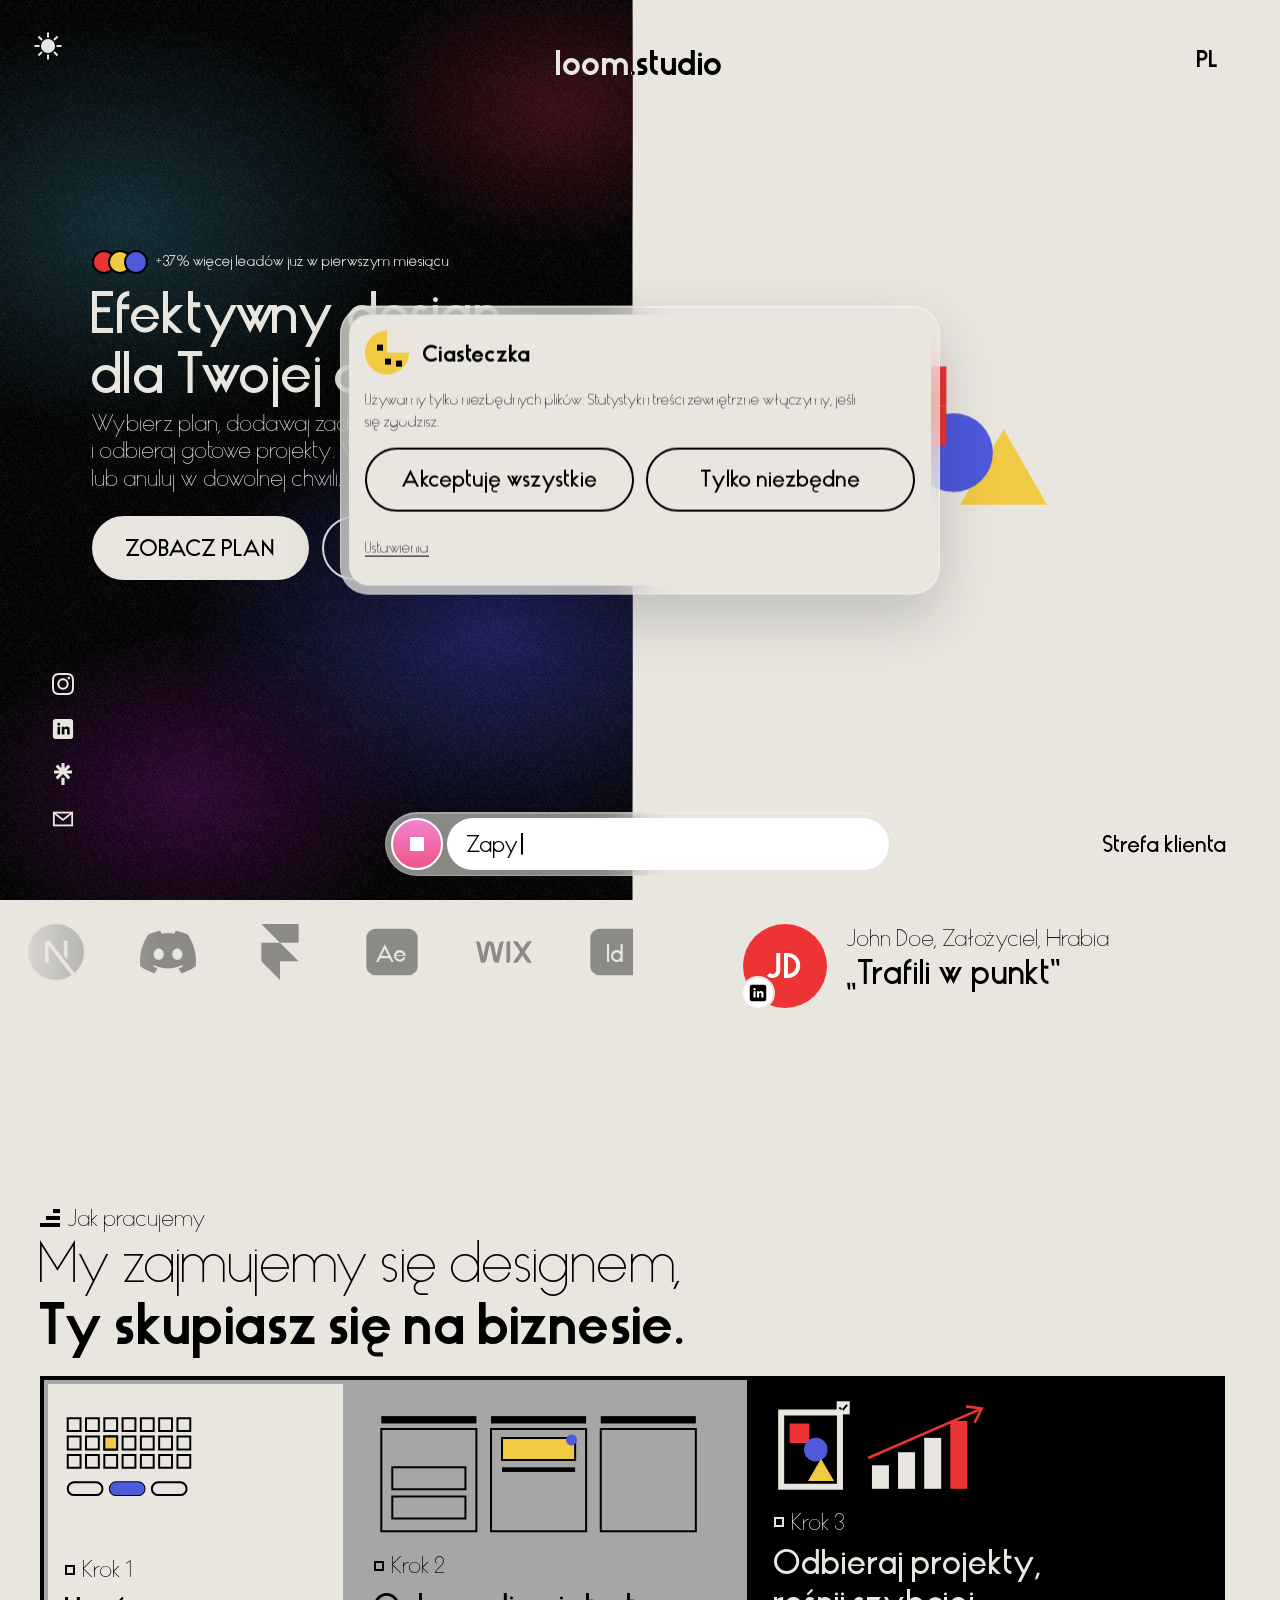
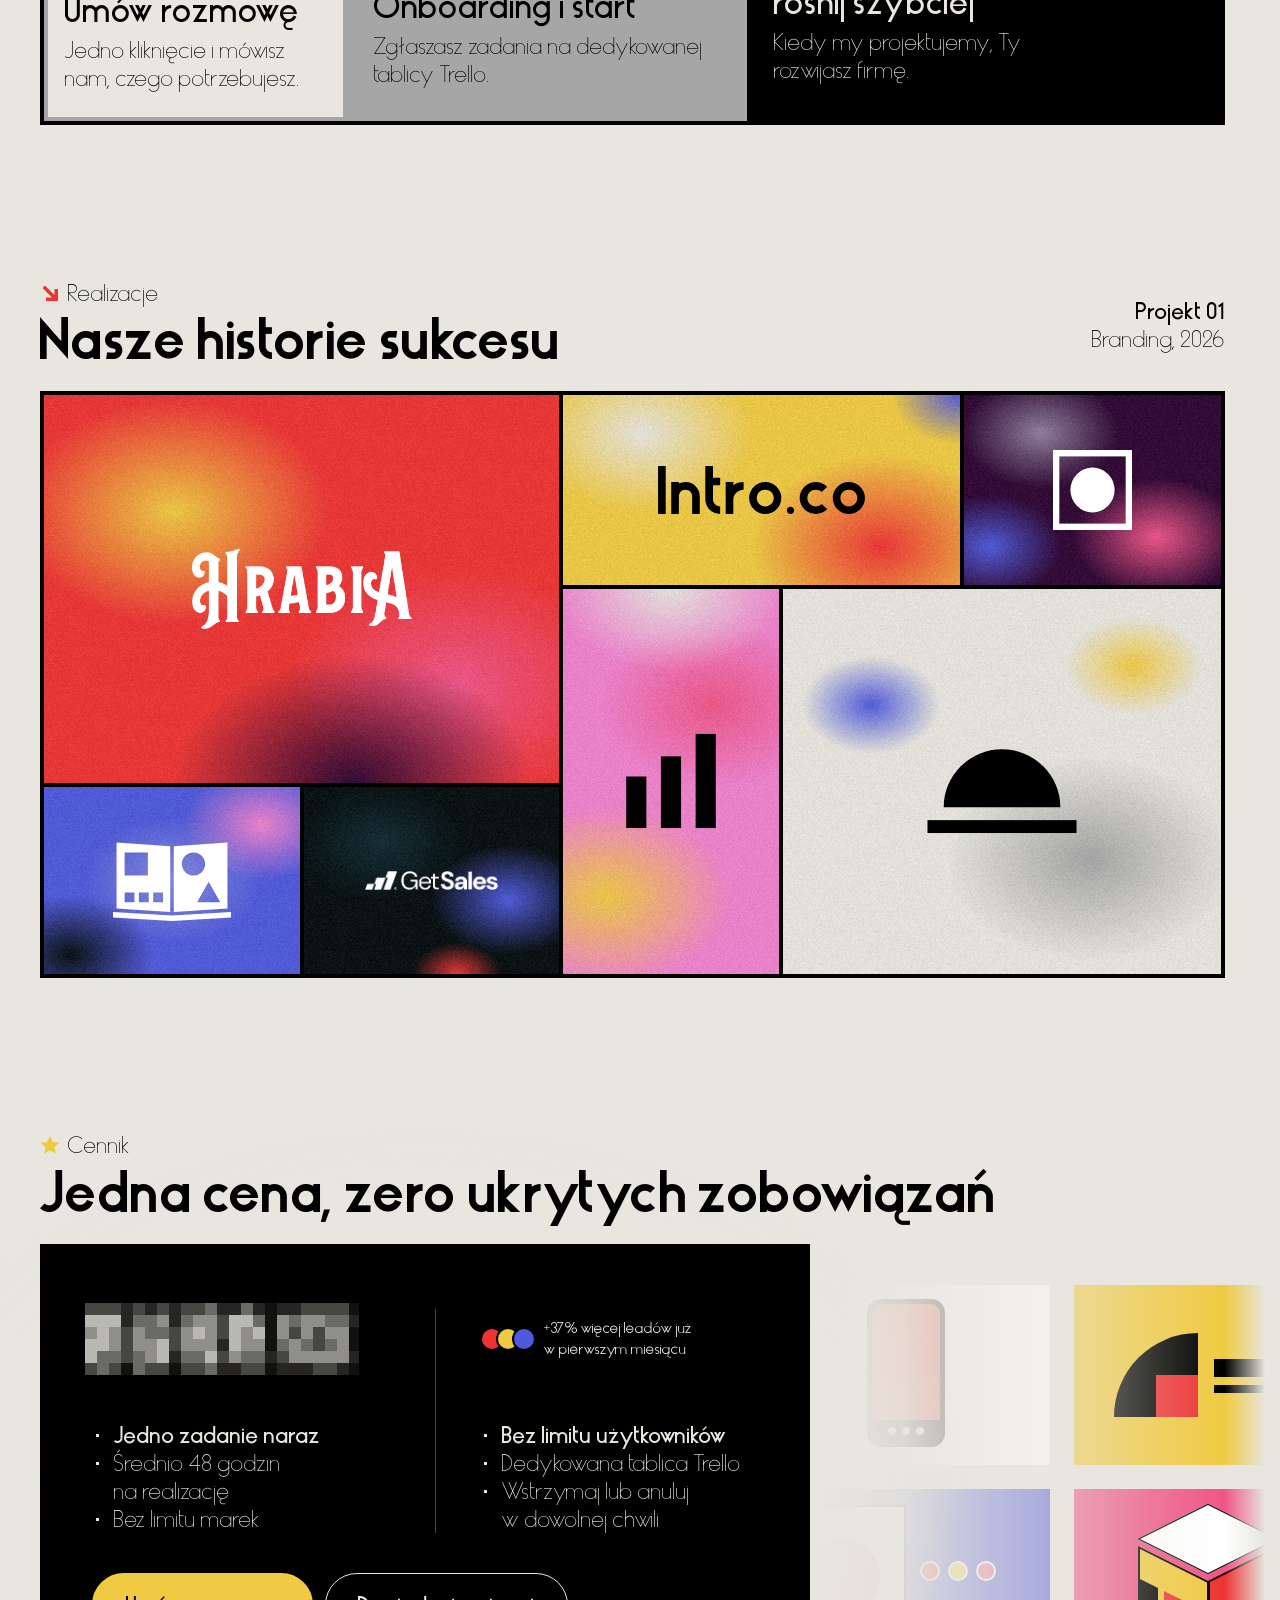
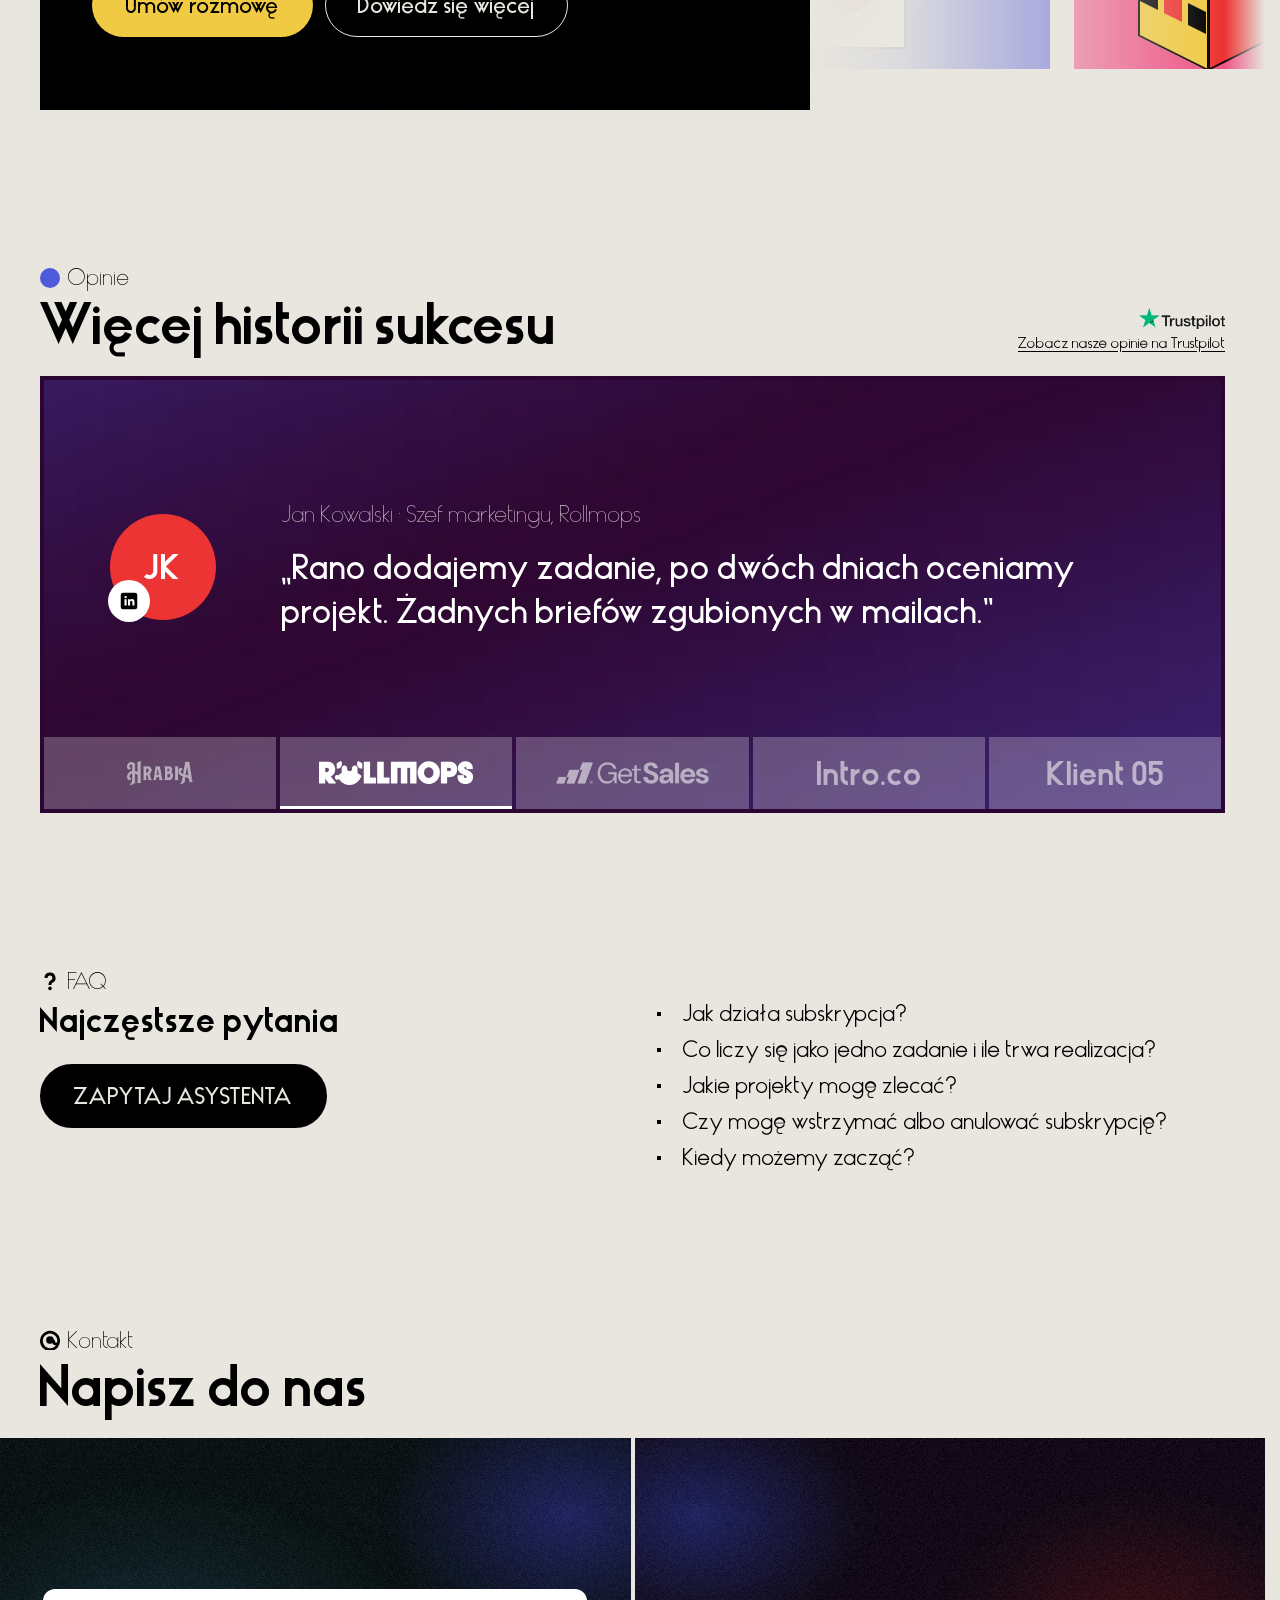
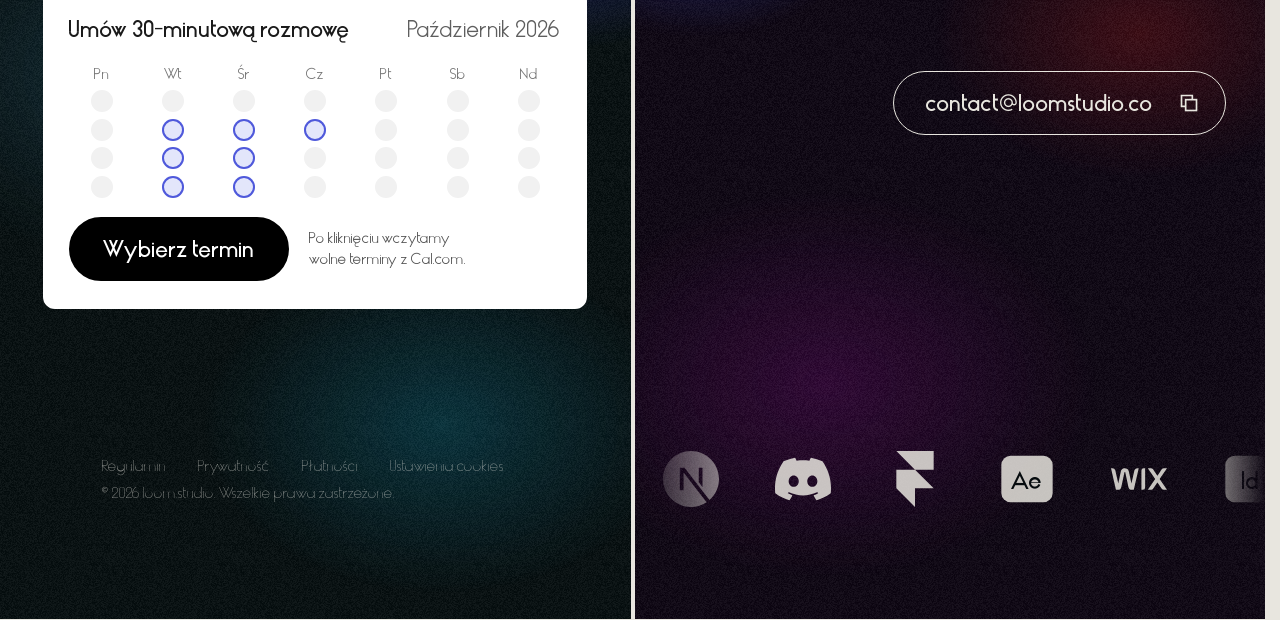
<file: index.html>
<!doctype html><html lang="pl"><head><meta charset="utf-8"><title>loom.studio</title><meta name="viewport" content="width=device-width,initial-scale=1"><meta name="color-scheme" content="light dark"><style>html{background:#e8e6df}@media (prefers-color-scheme:dark){html{background:#000}}html.dark{background:#000}html.light{background:#e8e6df}</style><script>var t=/(?:^|; )loom-theme=(dark|light)/.exec(document.cookie);if(t)document.documentElement.className=t[1];location.replace('/pl/'+location.search+location.hash)</script><meta http-equiv="refresh" content="0; url=/pl/"><link rel="canonical" href="/pl/"></head><body><noscript><a href="/pl/">loom.studio</a></noscript></body></html>
</file>
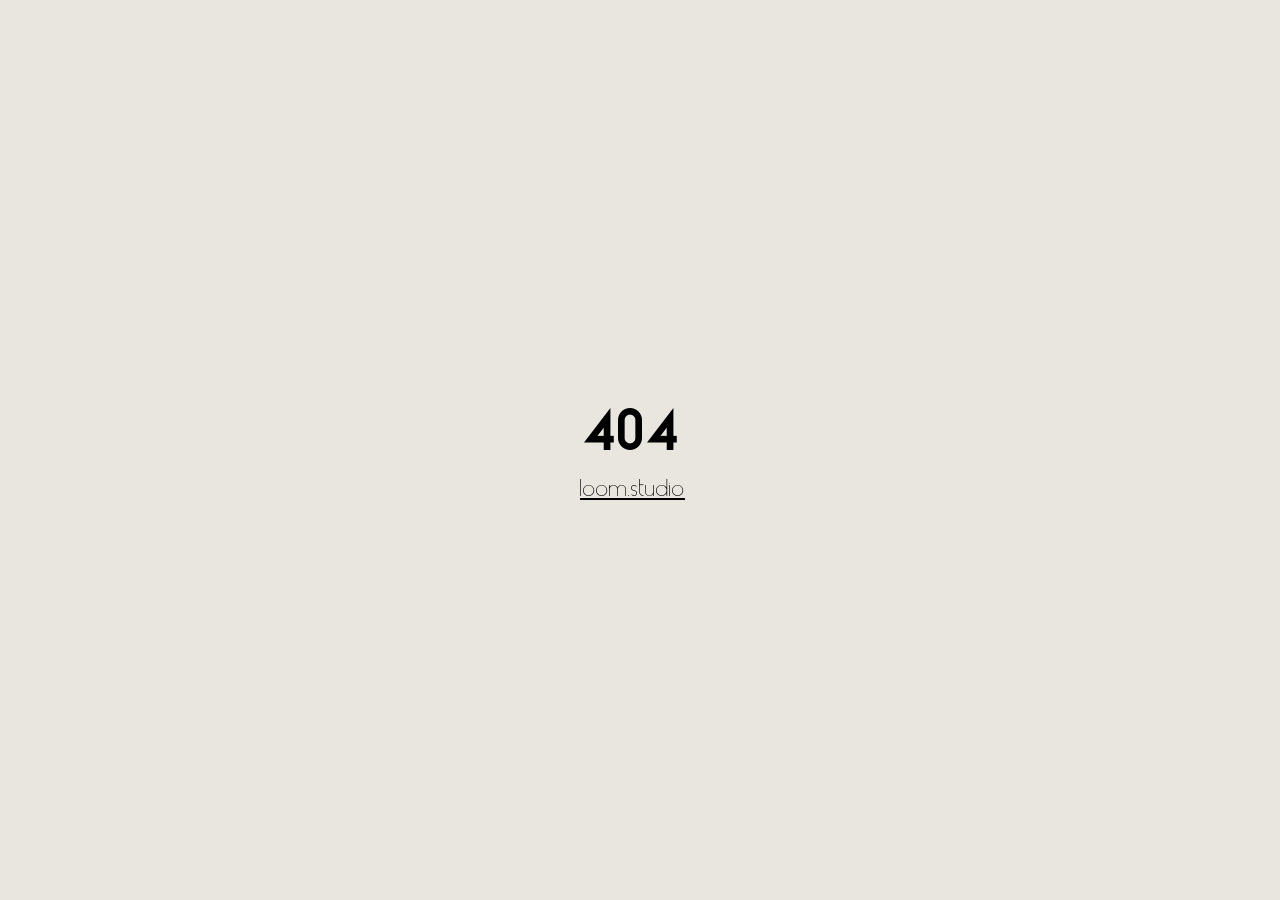
<file: 404/index.html>
<!DOCTYPE html><html lang="pl"><head><meta charSet="utf-8"/><meta name="viewport" content="width=device-width, initial-scale=1"/><link rel="stylesheet" href="/_next/static/chunks/0655yzr2jfvpk.css" data-precedence="next"/><link rel="preload" as="script" fetchPriority="low" href="/_next/static/chunks/02wrqhq8fw6g7.js"/><script src="/_next/static/chunks/0mewi1sxq-9ta.js" async=""></script><script src="/_next/static/chunks/2ahlbl_1-z_ax.js" async=""></script><script src="/_next/static/chunks/1o1qnz9ob_0j0.js" async=""></script><script src="/_next/static/chunks/turbopack-165j06luc7miv.js" async=""></script><script src="/_next/static/chunks/3dgt4g434xji7.js" async=""></script><script src="/_next/static/chunks/3tiv-22ceq4hz.js" async=""></script><meta name="robots" content="noindex"/><link rel="icon" href="/favicon.ico?favicon.432-meud4rpp1.ico" sizes="48x48" type="image/x-icon"/><link rel="icon" href="/icon.svg?icon.14hnupqt1gvew.svg" sizes="any" type="image/svg+xml"/><link rel="apple-touch-icon" href="/apple-icon.png?apple-icon.392iboz6afqmk.png" sizes="180x180" type="image/png"/><script src="/_next/static/chunks/0cz1d0mv5g_q7.js" noModule=""></script></head><body class="grid min-h-svh place-items-center bg-paper p-6 text-ink"><div hidden=""><!--$--><!--/$--></div><main class="text-center"><h1 class="text-d font-bold">404</h1><p class="mt-4"><a class="underline" href="/pl/">loom.studio</a></p></main><!--$--><!--/$--><script src="/_next/static/chunks/02wrqhq8fw6g7.js" id="_R_" async=""></script><script>(self.__next_f=self.__next_f||[]).push([0])</script><script>self.__next_f.push([1,"1:\"$Sreact.fragment\"\n2:I[77680,[\"/_next/static/chunks/3dgt4g434xji7.js\"],\"default\"]\n3:I[36246,[\"/_next/static/chunks/3dgt4g434xji7.js\"],\"default\"]\n4:I[31578,[\"/_next/static/chunks/3dgt4g434xji7.js\",\"/_next/static/chunks/3tiv-22ceq4hz.js\"],\"\"]\n5:I[96523,[\"/_next/static/chunks/3dgt4g434xji7.js\"],\"OutletBoundary\"]\n6:\"$Sreact.suspense\"\n9:I[96523,[\"/_next/static/chunks/3dgt4g434xji7.js\"],\"ViewportBoundary\"]\nb:I[96523,[\"/_next/static/chunks/3dgt4g434xji7.js\"],\"MetadataBoundary\"]\nd:I[21759,[\"/_next/static/chunks/3dgt4g434xji7.js\"],\"default\",1]\n:HL[\"/_next/static/chunks/0655yzr2jfvpk.css\",\"style\"]\n8:X\n"])</script><script>self.__next_f.push([1,"0:{\"P\":null,\"c\":[\"\",\"_not-found\",\"\"],\"q\":\"\",\"i\":false,\"f\":[[[\"\",{\"children\":[\"/_not-found\",{\"children\":[\"__PAGE__\",{},\"$undefined\",\"$undefined\",4608]},\"$undefined\",\"$undefined\",4608]},\"$undefined\",\"$undefined\",4624],[[\"$\",\"$1\",\"c\",{\"children\":[[[\"$\",\"link\",\"0\",{\"rel\":\"stylesheet\",\"href\":\"/_next/static/chunks/0655yzr2jfvpk.css\",\"precedence\":\"next\",\"crossOrigin\":\"$undefined\",\"nonce\":\"$undefined\"}],[\"$\",\"script\",\"script-0\",{\"src\":\"/_next/static/chunks/3dgt4g434xji7.js\",\"async\":true,\"nonce\":\"$undefined\"}]],[\"$\",\"$L2\",null,{\"parallelRouterKey\":\"children\",\"error\":\"$undefined\",\"errorStyles\":\"$undefined\",\"errorScripts\":\"$undefined\",\"template\":[\"$\",\"$L3\",null,{}],\"templateStyles\":\"$undefined\",\"templateScripts\":\"$undefined\",\"notFound\":[[\"$\",\"html\",null,{\"lang\":\"pl\",\"children\":[\"$\",\"body\",null,{\"className\":\"grid min-h-svh place-items-center bg-paper p-6 text-ink\",\"children\":[\"$\",\"main\",null,{\"className\":\"text-center\",\"children\":[[\"$\",\"h1\",null,{\"className\":\"text-d font-bold\",\"children\":\"404\"}],[\"$\",\"p\",null,{\"className\":\"mt-4\",\"children\":[\"$\",\"$L4\",null,{\"className\":\"underline\",\"href\":\"/pl\",\"children\":\"loom.studio\"}]}]]}]}]}],[]],\"forbidden\":\"$undefined\",\"unauthorized\":\"$undefined\"}]]}],{\"children\":[[\"$\",\"$1\",\"c\",{\"children\":[null,[\"$\",\"$L2\",null,{\"parallelRouterKey\":\"children\",\"error\":\"$undefined\",\"errorStyles\":\"$undefined\",\"errorScripts\":\"$undefined\",\"template\":[\"$\",\"$L3\",null,{}],\"templateStyles\":\"$undefined\",\"templateScripts\":\"$undefined\",\"notFound\":\"$undefined\",\"forbidden\":\"$undefined\",\"unauthorized\":\"$undefined\"}]]}],{\"children\":[[\"$\",\"$1\",\"c\",{\"children\":[[\"$\",\"html\",null,{\"lang\":\"pl\",\"children\":[\"$\",\"body\",null,{\"className\":\"grid min-h-svh place-items-center bg-paper p-6 text-ink\",\"children\":[\"$\",\"main\",null,{\"className\":\"text-center\",\"children\":[[\"$\",\"h1\",null,{\"className\":\"text-d font-bold\",\"children\":\"404\"}],[\"$\",\"p\",null,{\"className\":\"mt-4\",\"children\":[\"$\",\"$L4\",null,{\"className\":\"underline\",\"href\":\"/pl\",\"children\":\"loom.studio\"}]}]]}]}]}],[[\"$\",\"script\",\"script-0\",{\"src\":\"/_next/static/chunks/3tiv-22ceq4hz.js\",\"async\":true,\"nonce\":\"$undefined\"}]],[\"$\",\"$L5\",null,{\"children\":[\"$\",\"$6\",null,{\"name\":\"Next.MetadataOutlet\",\"children\":\"$@7\"}]}]]}],{},null,false,null]},null,false,\"$8\"]},null,false,null],[\"$\",\"$1\",\"h\",{\"children\":[[\"$\",\"meta\",null,{\"name\":\"robots\",\"content\":\"noindex\"}],[\"$\",\"$L9\",null,{\"children\":\"$La\"}],[\"$\",\"div\",null,{\"hidden\":true,\"children\":[\"$\",\"$Lb\",null,{\"children\":[\"$\",\"$6\",null,{\"name\":\"Next.Metadata\",\"children\":\"$Lc\"}]}]}],null]}],false]],\"m\":\"$undefined\",\"G\":[\"$d\",[[\"$\",\"link\",\"0\",{\"rel\":\"stylesheet\",\"href\":\"/_next/static/chunks/0655yzr2jfvpk.css\",\"precedence\":\"next\",\"crossOrigin\":\"$undefined\",\"nonce\":\"$undefined\"}]]],\"S\":true,\"h\":null,\"r\":\"$undefined\",\"s\":\"$undefined\",\"a\":\"$undefined\",\"l\":\"$undefined\",\"p\":\"$undefined\",\"d\":\"$undefined\",\"b\":\"tbqbq8HhdMSoiu3qPIg6D\"}\n"])</script><script>self.__next_f.push([1,"8:C\na:[[\"$\",\"meta\",\"0\",{\"charSet\":\"utf-8\"}],[\"$\",\"meta\",\"1\",{\"name\":\"viewport\",\"content\":\"width=device-width, initial-scale=1\"}]]\n"])</script><script>self.__next_f.push([1,"e:I[67056,[\"/_next/static/chunks/3dgt4g434xji7.js\"],\"IconMark\"]\n7:null\nc:[[\"$\",\"link\",\"0\",{\"rel\":\"icon\",\"href\":\"/favicon.ico?favicon.432-meud4rpp1.ico\",\"sizes\":\"48x48\",\"type\":\"image/x-icon\"}],[\"$\",\"link\",\"1\",{\"rel\":\"icon\",\"href\":\"/icon.svg?icon.14hnupqt1gvew.svg\",\"sizes\":\"any\",\"type\":\"image/svg+xml\"}],[\"$\",\"link\",\"2\",{\"rel\":\"apple-touch-icon\",\"href\":\"/apple-icon.png?apple-icon.392iboz6afqmk.png\",\"sizes\":\"180x180\",\"type\":\"image/png\"}],[\"$\",\"$Le\",\"3\",{}]]\n"])</script></body></html>
</file>
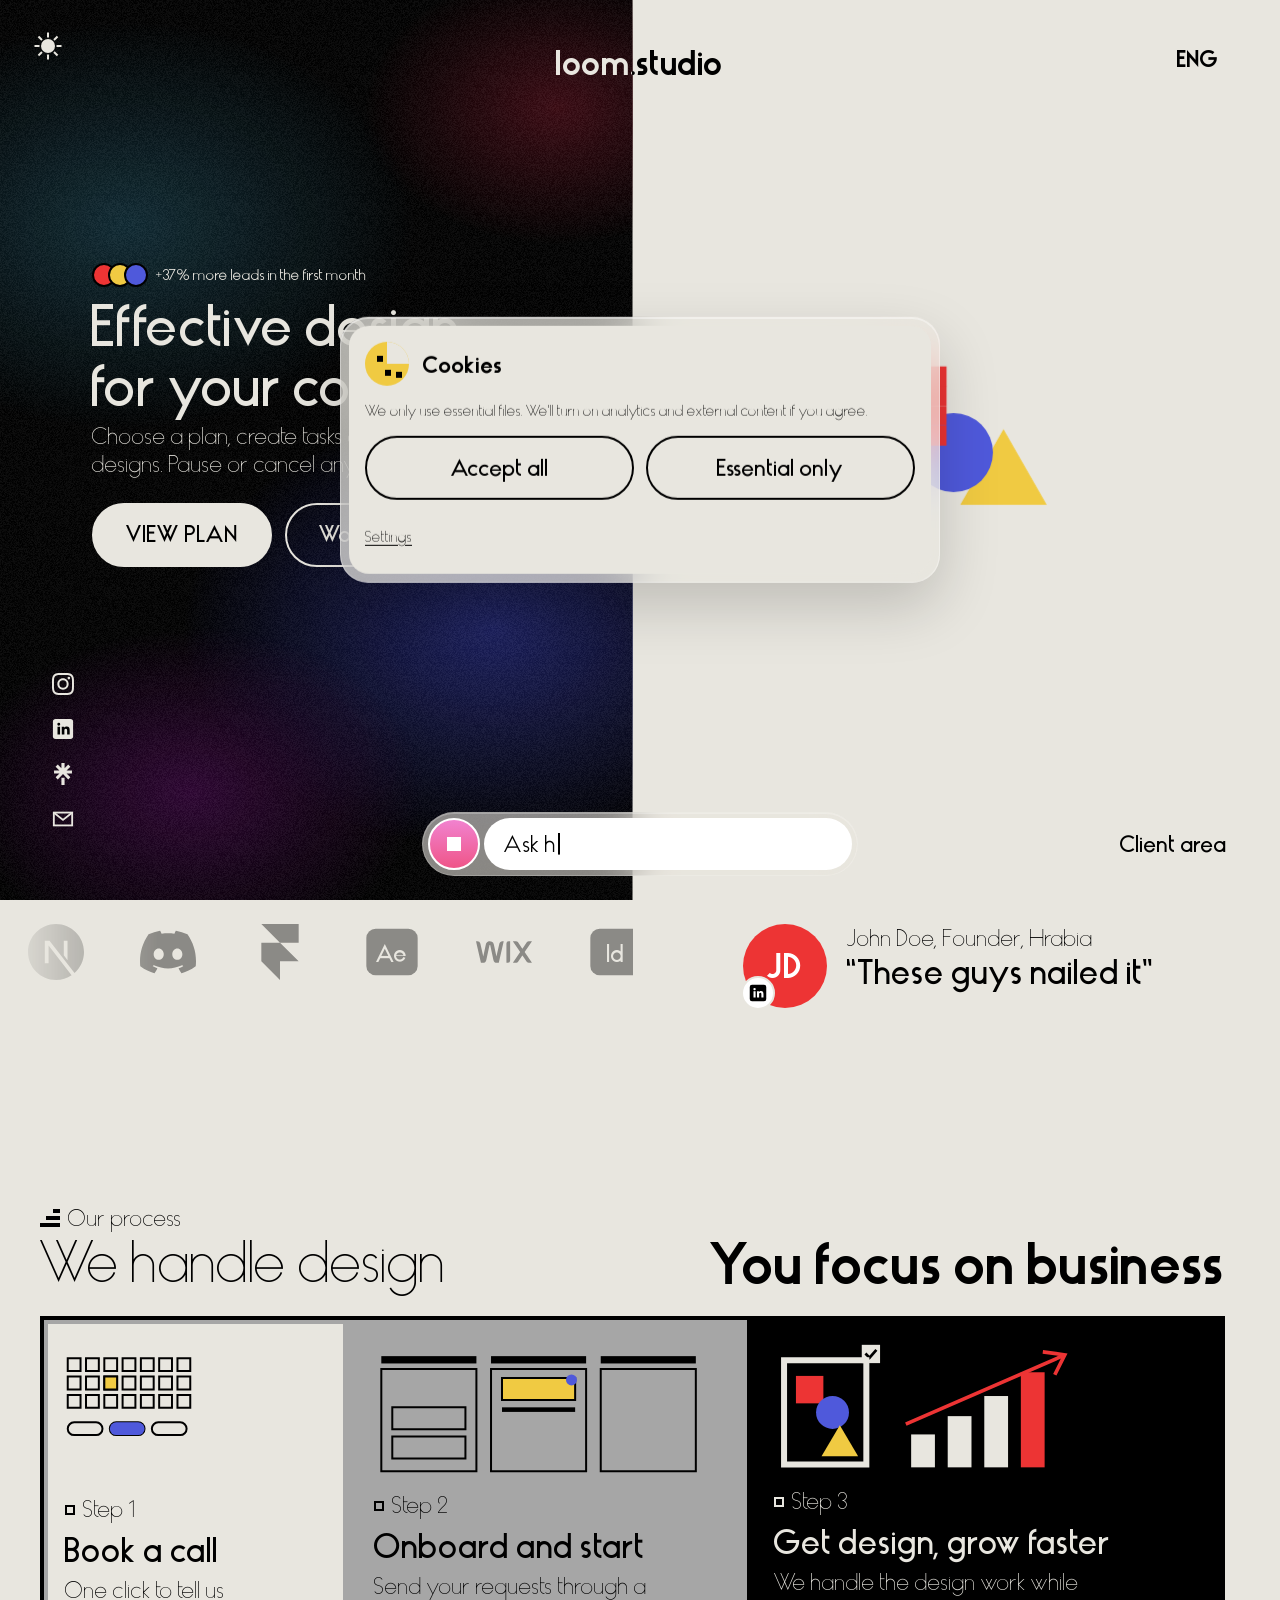
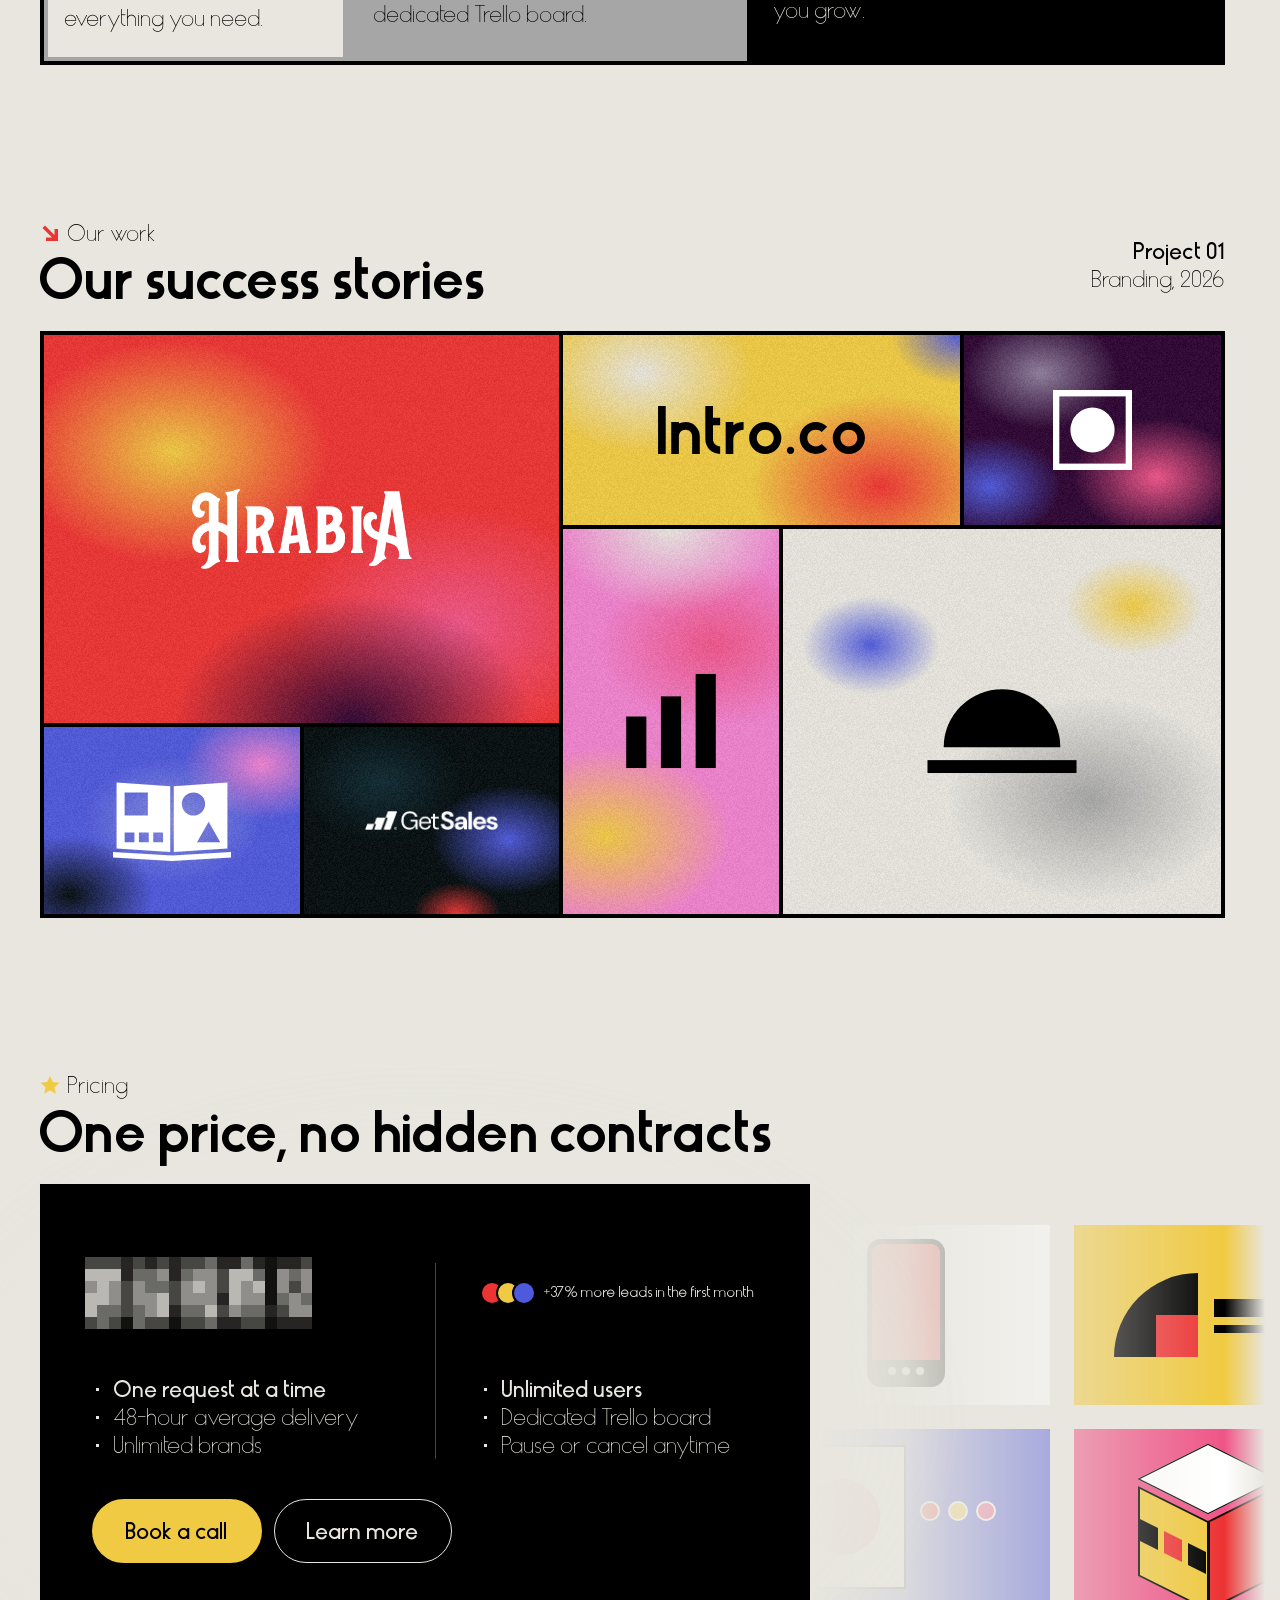
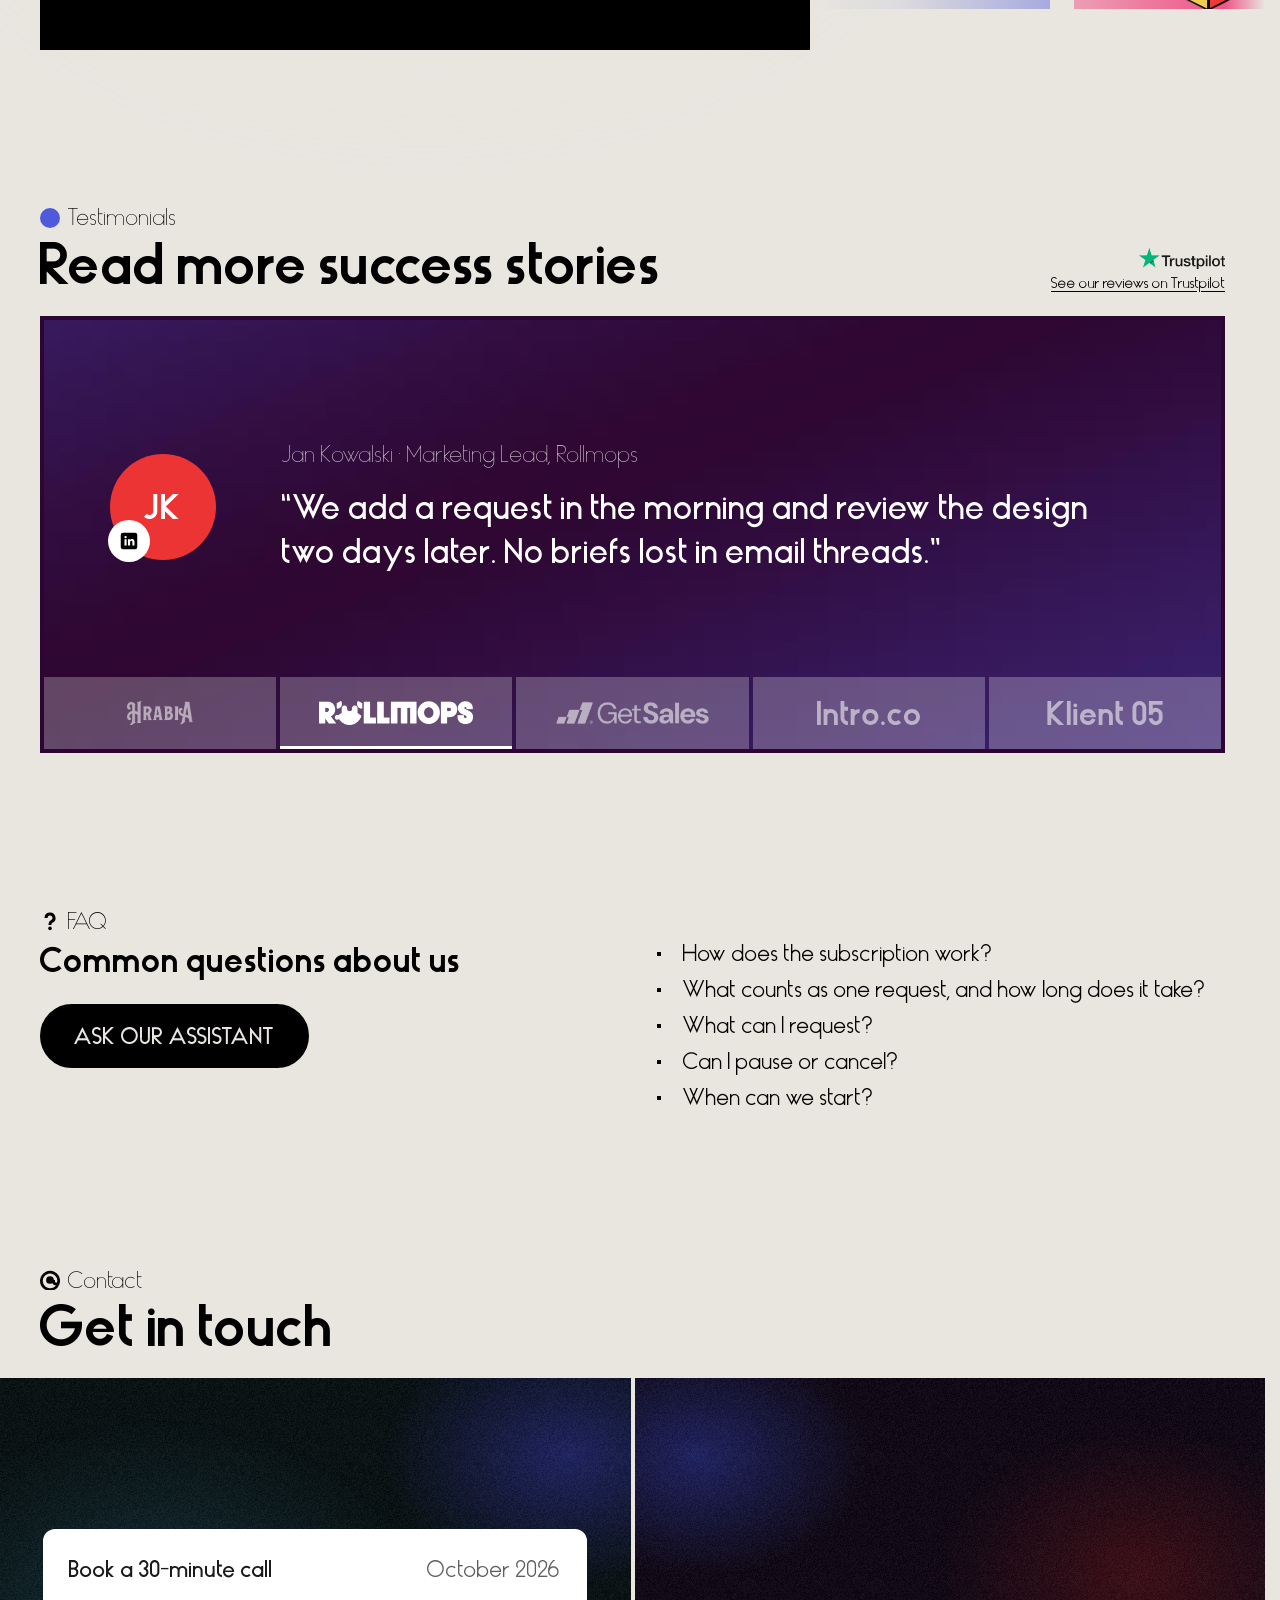
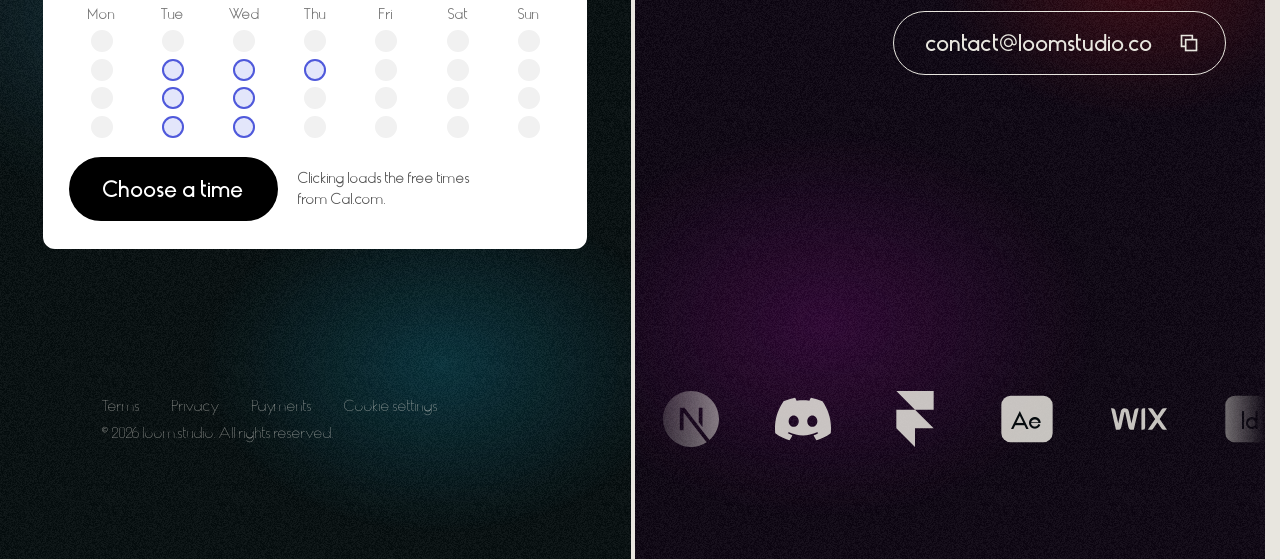
<file: en/index.html>
<!DOCTYPE html><html lang="en"><head><meta name="robots" content="noindex, nofollow"><meta charSet="utf-8"/><meta name="viewport" content="width=device-width, initial-scale=1, viewport-fit=cover, interactive-widget=resizes-content"/><link rel="preload" href="/fonts/haus/Haus_Light.woff2" as="font" crossorigin="" type="font/woff2"/><link rel="preload" href="/fonts/haus/Haus_Medium.woff2" as="font" crossorigin="" type="font/woff2"/><link rel="preload" href="/fonts/haus/Haus_Bold.woff2" as="font" crossorigin="" type="font/woff2"/><link rel="preload" as="image" href="/media/logo-hrabia.webp"/><link rel="preload" as="image" href="/media/marks/brand-book.svg"/><link rel="preload" as="image" href="/media/logo-getsales.webp"/><link rel="preload" as="image" href="/media/marks/intro-co.svg"/><link rel="preload" as="image" href="/media/marks/mark-circle-square.svg"/><link rel="preload" as="image" href="/media/marks/mark-bars.svg"/><link rel="preload" as="image" href="/media/marks/mark-horizon.svg"/><link rel="stylesheet" href="/_next/static/chunks/0655yzr2jfvpk.css" data-precedence="next"/><link rel="stylesheet" href="/_next/static/chunks/0gjt-px8z-fr0.css" data-precedence="next"/><link rel="preload" as="script" fetchPriority="low" href="/_next/static/chunks/02wrqhq8fw6g7.js"/><script src="/_next/static/chunks/0mewi1sxq-9ta.js" async=""></script><script src="/_next/static/chunks/2ahlbl_1-z_ax.js" async=""></script><script src="/_next/static/chunks/1o1qnz9ob_0j0.js" async=""></script><script src="/_next/static/chunks/turbopack-165j06luc7miv.js" async=""></script><script src="/_next/static/chunks/3dgt4g434xji7.js" async=""></script><script src="/_next/static/chunks/3tiv-22ceq4hz.js" async=""></script><script src="/_next/static/chunks/31g5e54i882y_.js" async=""></script><script src="/_next/static/chunks/3ohd-735fwgtq.js" async=""></script><script src="/_next/static/chunks/3bnrtr6h4jiwe.js" async=""></script><script src="/_next/static/chunks/3s0igdl49zbi4.js" async=""></script><script src="/_next/static/chunks/1c3q4br7jtpdn.js" async=""></script><meta name="theme-color" content="#e8e6df" media="(prefers-color-scheme: light)"/><meta name="theme-color" content="#000000" media="(prefers-color-scheme: dark)"/><title>loom.studio — design subscription</title><meta name="description" content="Effective design for your company. One monthly subscription, one request at a time, 48-hour average delivery. Pause or cancel anytime."/><link rel="canonical" href="https://loomstudio.pl/en/"/><link rel="alternate" hrefLang="pl" href="https://loomstudio.pl/pl/"/><link rel="alternate" hrefLang="en" href="https://loomstudio.pl/en/"/><link rel="alternate" hrefLang="x-default" href="https://loomstudio.pl/pl/"/><meta name="format-detection" content="telephone=no"/><meta property="og:title" content="Effective design for your company"/><meta property="og:description" content="Effective design for your company. One monthly subscription, one request at a time, 48-hour average delivery. Pause or cancel anytime."/><meta property="og:site_name" content="loom.studio"/><meta property="og:locale" content="en_US"/><meta property="og:image" content="https://loomstudio.pl/en/opengraph-image?f67e0e8386d25677"/><meta property="og:image:type" content="image/png"/><meta property="og:image:width" content="1200"/><meta property="og:image:height" content="630"/><meta property="og:image:alt" content="loom.studio"/><meta property="og:type" content="website"/><meta name="twitter:card" content="summary_large_image"/><meta name="twitter:title" content="Effective design for your company"/><meta name="twitter:description" content="Effective design for your company. One monthly subscription, one request at a time, 48-hour average delivery. Pause or cancel anytime."/><meta name="twitter:image" content="https://loomstudio.pl/en/opengraph-image?f67e0e8386d25677"/><meta name="twitter:image:alt" content="loom.studio"/><meta name="twitter:image:type" content="image/png"/><meta name="twitter:image:width" content="1200"/><meta name="twitter:image:height" content="630"/><link rel="icon" href="/favicon.ico?favicon.432-meud4rpp1.ico" sizes="48x48" type="image/x-icon"/><link rel="icon" href="/icon.svg?icon.14hnupqt1gvew.svg" sizes="any" type="image/svg+xml"/><link rel="apple-touch-icon" href="/apple-icon.png?apple-icon.392iboz6afqmk.png" sizes="180x180" type="image/png"/><script src="/_next/static/chunks/0cz1d0mv5g_q7.js" noModule=""></script><script id="loom-head">(function(){
(function(first){
var d=document.documentElement,t=null;
try{var m=document.cookie.match(/(?:^|; )loom-theme=(light|dark)(?:;|$)/);t=m?m[1]:localStorage.getItem('loom-theme');}catch(e){}
if(t==='light'||t==='dark')d.setAttribute('data-theme',t);else d.removeAttribute('data-theme');
try{if(sessionStorage.getItem('loom:hero-seen'))d.setAttribute('data-hero-seen','');else if(first)sessionStorage.setItem('loom:hero-seen','1');}catch(e){}
d.setAttribute('data-js','');
})(true);
var d=document.documentElement;
if(window.CSS&&CSS.supports&&CSS.supports('scroll-initial-target','nearest'))return;
var done=false;
function start(){var end=document.querySelector('[data-carousel-end]');if(!end)return false;var track=end.parentElement,s=track&&track.querySelector('[data-carousel-start]');if(s){track.scrollLeft=s.offsetLeft;}return true;}
var mo=new MutationObserver(function(){if(!done&&start()){done=true;mo.disconnect();}});
mo.observe(d,{childList:true,subtree:true});
document.addEventListener('DOMContentLoaded',function(){if(!done){start();}mo.disconnect();});
})();</script></head><body><div hidden=""><!--$--><!--/$--></div><svg width="0" height="0" aria-hidden="true" focusable="false" style="position:absolute;overflow:hidden"><symbol id="si-nextjs" viewBox="0 0 24 24"><path d="M18.665 21.978C16.758 23.255 14.465 24 12 24 5.377 24 0 18.623 0 12S5.377 0 12 0s12 5.377 12 12c0 3.583-1.574 6.801-4.067 9.001L9.219 7.2H7.2v9.596h1.615V9.251l9.85 12.727Zm-3.332-8.533 1.6 2.061V7.2h-1.6v6.245Z" fill="currentColor"></path></symbol><symbol id="si-discord" viewBox="0 0 24 24"><path d="M20.317 4.3698a19.7913 19.7913 0 00-4.8851-1.5152.0741.0741 0 00-.0785.0371c-.211.3753-.4447.8648-.6083 1.2495-1.8447-.2762-3.68-.2762-5.4868 0-.1636-.3933-.4058-.8742-.6177-1.2495a.077.077 0 00-.0785-.037 19.7363 19.7363 0 00-4.8852 1.515.0699.0699 0 00-.0321.0277C.5334 9.0458-.319 13.5799.0992 18.0578a.0824.0824 0 00.0312.0561c2.0528 1.5076 4.0413 2.4228 5.9929 3.0294a.0777.0777 0 00.0842-.0276c.4616-.6304.8731-1.2952 1.226-1.9942a.076.076 0 00-.0416-.1057c-.6528-.2476-1.2743-.5495-1.8722-.8923a.077.077 0 01-.0076-.1277c.1258-.0943.2517-.1923.3718-.2914a.0743.0743 0 01.0776-.0105c3.9278 1.7933 8.18 1.7933 12.0614 0a.0739.0739 0 01.0785.0095c.1202.099.246.1981.3728.2924a.077.077 0 01-.0066.1276 12.2986 12.2986 0 01-1.873.8914.0766.0766 0 00-.0407.1067c.3604.698.7719 1.3628 1.225 1.9932a.076.076 0 00.0842.0286c1.961-.6067 3.9495-1.5219 6.0023-3.0294a.077.077 0 00.0313-.0552c.5004-5.177-.8382-9.6739-3.5485-13.6604a.061.061 0 00-.0312-.0286zM8.02 15.3312c-1.1825 0-2.1569-1.0857-2.1569-2.419 0-1.3332.9555-2.4189 2.157-2.4189 1.2108 0 2.1757 1.0952 2.1568 2.419 0 1.3332-.9555 2.4189-2.1569 2.4189zm7.9748 0c-1.1825 0-2.1569-1.0857-2.1569-2.419 0-1.3332.9554-2.4189 2.1569-2.4189 1.2108 0 2.1757 1.0952 2.1568 2.419 0 1.3332-.946 2.4189-2.1568 2.4189Z" fill="currentColor"></path></symbol><symbol id="si-framer" viewBox="0 0 24 24"><path d="M4 0h16v8h-8zM4 8h8l8 8H4zM4 16h8v8z" fill="currentColor"></path></symbol><symbol id="si-wix" viewBox="0 0 24 24"><path d="m0 7.354 2.113 9.292h.801a1.54 1.54 0 0 0 1.506-1.218l1.351-6.34a.171.171 0 0 1 .167-.137c.08 0 .15.058.167.137l1.352 6.34a1.54 1.54 0 0 0 1.506 1.218h.805l2.113-9.292h-.565c-.62 0-1.159.43-1.296 1.035l-1.26 5.545-1.106-5.176a1.76 1.76 0 0 0-2.19-1.324c-.639.176-1.113.716-1.251 1.365l-1.094 5.127-1.26-5.537A1.33 1.33 0 0 0 .563 7.354H0zm13.992 0a.951.951 0 0 0-.951.95v8.342h.635a.952.952 0 0 0 .951-.95V7.353h-.635zm1.778 0 3.158 4.66-3.14 4.632h1.325c.368 0 .712-.181.918-.486l1.756-2.59a.12.12 0 0 1 .197 0l1.754 2.59c.206.305.55.486.918.486h1.326l-3.14-4.632L24 7.354h-1.326c-.368 0-.712.181-.918.486l-1.772 2.617a.12.12 0 0 1-.197 0L18.014 7.84a1.108 1.108 0 0 0-.918-.486H15.77z" fill="currentColor"></path></symbol><symbol id="si-blender" viewBox="0 0 24 24"><path d="M12.51 13.214c.046-.8.438-1.506 1.03-2.006a3.424 3.424 0 0 1 2.212-.79c.85 0 1.631.3 2.211.79.592.5.983 1.206 1.028 2.005.045.823-.285 1.586-.865 2.153a3.389 3.389 0 0 1-2.374.938 3.393 3.393 0 0 1-2.376-.938c-.58-.567-.91-1.33-.865-2.152M7.35 14.831c.006.314.106.922.256 1.398a7.372 7.372 0 0 0 1.593 2.757 8.227 8.227 0 0 0 2.787 2.001 8.947 8.947 0 0 0 3.66.76 8.964 8.964 0 0 0 3.657-.772 8.285 8.285 0 0 0 2.785-2.01 7.428 7.428 0 0 0 1.592-2.762 6.964 6.964 0 0 0 .25-3.074 7.123 7.123 0 0 0-1.016-2.779 7.764 7.764 0 0 0-1.852-2.043h.002L13.566 2.55l-.02-.015c-.492-.378-1.319-.376-1.86.002-.547.382-.609 1.015-.123 1.415l-.001.001 3.126 2.543-9.53.01h-.013c-.788.001-1.545.518-1.695 1.172-.154.665.38 1.217 1.2 1.22V8.9l4.83-.01-8.62 6.617-.034.025c-.813.622-1.075 1.658-.563 2.313.52.667 1.625.668 2.447.004L7.414 14s-.069.52-.063.831zm12.09 1.741c-.97.988-2.326 1.548-3.795 1.55-1.47.004-2.827-.552-3.797-1.538a4.51 4.51 0 0 1-1.036-1.622 4.282 4.282 0 0 1 .282-3.519 4.702 4.702 0 0 1 1.153-1.371c.942-.768 2.141-1.183 3.396-1.185 1.256-.002 2.455.41 3.398 1.175.48.391.87.854 1.152 1.367a4.28 4.28 0 0 1 .522 1.706 4.236 4.236 0 0 1-.239 1.811 4.54 4.54 0 0 1-1.035 1.626" fill="currentColor"></path></symbol><symbol id="si-figma" viewBox="0 0 24 24"><path d="M15.852 8.981h-4.588V0h4.588c2.476 0 4.49 2.014 4.49 4.49s-2.014 4.491-4.49 4.491zM12.735 7.51h3.117c1.665 0 3.019-1.355 3.019-3.019s-1.355-3.019-3.019-3.019h-3.117V7.51zm0 1.471H8.148c-2.476 0-4.49-2.014-4.49-4.49S5.672 0 8.148 0h4.588v8.981zm-4.587-7.51c-1.665 0-3.019 1.355-3.019 3.019s1.354 3.02 3.019 3.02h3.117V1.471H8.148zm4.587 15.019H8.148c-2.476 0-4.49-2.014-4.49-4.49s2.014-4.49 4.49-4.49h4.588v8.98zM8.148 8.981c-1.665 0-3.019 1.355-3.019 3.019s1.355 3.019 3.019 3.019h3.117V8.981H8.148zM8.172 24c-2.489 0-4.515-2.014-4.515-4.49s2.014-4.49 4.49-4.49h4.588v4.441c0 2.503-2.047 4.539-4.563 4.539zm-.024-7.51a3.023 3.023 0 0 0-3.019 3.019c0 1.665 1.365 3.019 3.044 3.019 1.705 0 3.093-1.376 3.093-3.068v-2.97H8.148zm7.704 0h-.098c-2.476 0-4.49-2.014-4.49-4.49s2.014-4.49 4.49-4.49h.098c2.476 0 4.49 2.014 4.49 4.49s-2.014 4.49-4.49 4.49zm-.097-7.509c-1.665 0-3.019 1.355-3.019 3.019s1.355 3.019 3.019 3.019h.098c1.665 0 3.019-1.355 3.019-3.019s-1.355-3.019-3.019-3.019h-.098z" fill="currentColor"></path></symbol><symbol id="si-instagram" viewBox="0 0 24 24"><path d="M7.0301.084c-1.2768.0602-2.1487.264-2.911.5634-.7888.3075-1.4575.72-2.1228 1.3877-.6652.6677-1.075 1.3368-1.3802 2.127-.2954.7638-.4956 1.6365-.552 2.914-.0564 1.2775-.0689 1.6882-.0626 4.947.0062 3.2586.0206 3.6671.0825 4.9473.061 1.2765.264 2.1482.5635 2.9107.308.7889.72 1.4573 1.388 2.1228.6679.6655 1.3365 1.0743 2.1285 1.38.7632.295 1.6361.4961 2.9134.552 1.2773.056 1.6884.069 4.9462.0627 3.2578-.0062 3.668-.0207 4.9478-.0814 1.28-.0607 2.147-.2652 2.9098-.5633.7889-.3086 1.4578-.72 2.1228-1.3881.665-.6682 1.0745-1.3378 1.3795-2.1284.2957-.7632.4966-1.636.552-2.9124.056-1.2809.0692-1.6898.063-4.948-.0063-3.2583-.021-3.6668-.0817-4.9465-.0607-1.2797-.264-2.1487-.5633-2.9117-.3084-.7889-.72-1.4568-1.3876-2.1228C21.2982 1.33 20.628.9208 19.8378.6165 19.074.321 18.2017.1197 16.9244.0645 15.6471.0093 15.236-.005 11.977.0014 8.718.0076 8.31.0215 7.0301.0839m.1402 21.6932c-1.17-.0509-1.8053-.2453-2.2287-.408-.5606-.216-.96-.4771-1.3819-.895-.422-.4178-.6811-.8186-.9-1.378-.1644-.4234-.3624-1.058-.4171-2.228-.0595-1.2645-.072-1.6442-.079-4.848-.007-3.2037.0053-3.583.0607-4.848.05-1.169.2456-1.805.408-2.2282.216-.5613.4762-.96.895-1.3816.4188-.4217.8184-.6814 1.3783-.9003.423-.1651 1.0575-.3614 2.227-.4171 1.2655-.06 1.6447-.072 4.848-.079 3.2033-.007 3.5835.005 4.8495.0608 1.169.0508 1.8053.2445 2.228.408.5608.216.96.4754 1.3816.895.4217.4194.6816.8176.9005 1.3787.1653.4217.3617 1.056.4169 2.2263.0602 1.2655.0739 1.645.0796 4.848.0058 3.203-.0055 3.5834-.061 4.848-.051 1.17-.245 1.8055-.408 2.2294-.216.5604-.4763.96-.8954 1.3814-.419.4215-.8181.6811-1.3783.9-.4224.1649-1.0577.3617-2.2262.4174-1.2656.0595-1.6448.072-4.8493.079-3.2045.007-3.5825-.006-4.848-.0608M16.953 5.5864A1.44 1.44 0 1 0 18.39 4.144a1.44 1.44 0 0 0-1.437 1.4424M5.8385 12.012c.0067 3.4032 2.7706 6.1557 6.173 6.1493 3.4026-.0065 6.157-2.7701 6.1506-6.1733-.0065-3.4032-2.771-6.1565-6.174-6.1498-3.403.0067-6.156 2.771-6.1496 6.1738M8 12.0077a4 4 0 1 1 4.008 3.9921A3.9996 3.9996 0 0 1 8 12.0077" fill="currentColor"></path></symbol><symbol id="si-facebook" viewBox="0 0 24 24"><path d="M9.101 23.691v-7.98H6.627v-3.667h2.474v-1.58c0-4.085 1.848-5.978 5.858-5.978.401 0 .955.042 1.468.103a8.68 8.68 0 0 1 1.141.195v3.325a8.623 8.623 0 0 0-.653-.036 26.805 26.805 0 0 0-.733-.009c-.707 0-1.259.096-1.675.309a1.686 1.686 0 0 0-.679.622c-.258.42-.374.995-.374 1.752v1.297h3.919l-.386 2.103-.287 1.564h-3.246v8.245C19.396 23.238 24 18.179 24 12.044c0-6.627-5.373-12-12-12s-12 5.373-12 12c0 5.628 3.874 10.35 9.101 11.647Z" fill="currentColor"></path></symbol><symbol id="si-github" viewBox="0 0 24 24"><path d="M12 .297c-6.63 0-12 5.373-12 12 0 5.303 3.438 9.8 8.205 11.385.6.113.82-.258.82-.577 0-.285-.01-1.04-.015-2.04-3.338.724-4.042-1.61-4.042-1.61C4.422 18.07 3.633 17.7 3.633 17.7c-1.087-.744.084-.729.084-.729 1.205.084 1.838 1.236 1.838 1.236 1.07 1.835 2.809 1.305 3.495.998.108-.776.417-1.305.76-1.605-2.665-.3-5.466-1.332-5.466-5.93 0-1.31.465-2.38 1.235-3.22-.135-.303-.54-1.523.105-3.176 0 0 1.005-.322 3.3 1.23.96-.267 1.98-.399 3-.405 1.02.006 2.04.138 3 .405 2.28-1.552 3.285-1.23 3.285-1.23.645 1.653.24 2.873.12 3.176.765.84 1.23 1.91 1.23 3.22 0 4.61-2.805 5.625-5.475 5.92.42.36.81 1.096.81 2.22 0 1.606-.015 2.896-.015 3.286 0 .315.21.69.825.57C20.565 22.092 24 17.592 24 12.297c0-6.627-5.373-12-12-12" fill="currentColor"></path></symbol><symbol id="si-x" viewBox="0 0 24 24"><path d="M14.234 10.162 22.977 0h-2.072l-7.591 8.824L7.251 0H.258l9.168 13.343L.258 24H2.33l8.016-9.318L16.749 24h6.993zm-2.837 3.299-.929-1.329L3.076 1.56h3.182l5.965 8.532.929 1.329 7.754 11.09h-3.182z" fill="currentColor"></path></symbol><symbol id="si-behance" viewBox="0 0 24 24"><path d="M16.969 16.927a2.561 2.561 0 0 0 1.901.677 2.501 2.501 0 0 0 1.531-.475c.362-.235.636-.584.779-.99h2.585a5.091 5.091 0 0 1-1.9 2.896 5.292 5.292 0 0 1-3.091.88 5.839 5.839 0 0 1-2.284-.433 4.871 4.871 0 0 1-1.723-1.211 5.657 5.657 0 0 1-1.08-1.874 7.057 7.057 0 0 1-.383-2.393c-.005-.8.129-1.595.396-2.349a5.313 5.313 0 0 1 5.088-3.604 4.87 4.87 0 0 1 2.376.563c.661.362 1.231.87 1.668 1.485a6.2 6.2 0 0 1 .943 2.133c.194.821.263 1.666.205 2.508h-7.699c-.063.79.184 1.574.688 2.187ZM6.947 4.084a8.065 8.065 0 0 1 1.928.198 4.29 4.29 0 0 1 1.49.638c.418.303.748.711.958 1.182.241.579.357 1.203.341 1.83a3.506 3.506 0 0 1-.506 1.961 3.726 3.726 0 0 1-1.503 1.287 3.588 3.588 0 0 1 2.027 1.437c.464.747.697 1.615.67 2.494a4.593 4.593 0 0 1-.423 2.032 3.945 3.945 0 0 1-1.163 1.413 5.114 5.114 0 0 1-1.683.807 7.135 7.135 0 0 1-1.928.259H0V4.084h6.947Zm-.235 12.9c.308.004.616-.029.916-.099a2.18 2.18 0 0 0 .766-.332c.228-.158.411-.371.534-.619.142-.317.208-.663.191-1.009a2.08 2.08 0 0 0-.642-1.715 2.618 2.618 0 0 0-1.696-.505h-3.54v4.279h3.471Zm13.635-5.967a2.13 2.13 0 0 0-1.654-.619 2.336 2.336 0 0 0-1.163.259 2.474 2.474 0 0 0-.738.62 2.359 2.359 0 0 0-.396.792c-.074.239-.12.485-.137.734h4.769a3.239 3.239 0 0 0-.679-1.785l-.002-.001Zm-13.813-.648a2.254 2.254 0 0 0 1.423-.433c.399-.355.607-.88.56-1.413a1.916 1.916 0 0 0-.178-.891 1.298 1.298 0 0 0-.495-.533 1.851 1.851 0 0 0-.711-.274 3.966 3.966 0 0 0-.835-.073H3.241v3.631h3.293v-.014ZM21.62 5.122h-5.976v1.527h5.976V5.122Z" fill="currentColor"></path></symbol><symbol id="si-dribbble" viewBox="0 0 24 24"><path d="M12 24C5.385 24 0 18.615 0 12S5.385 0 12 0s12 5.385 12 12-5.385 12-12 12zm10.12-10.358c-.35-.11-3.17-.953-6.384-.438 1.34 3.684 1.887 6.684 1.992 7.308 2.3-1.555 3.936-4.02 4.395-6.87zm-6.115 7.808c-.153-.9-.75-4.032-2.19-7.77l-.066.02c-5.79 2.015-7.86 6.025-8.04 6.4 1.73 1.358 3.92 2.166 6.29 2.166 1.42 0 2.77-.29 4-.814zm-11.62-2.58c.232-.4 3.045-5.055 8.332-6.765.135-.045.27-.084.405-.12-.26-.585-.54-1.167-.832-1.74C7.17 11.775 2.206 11.71 1.756 11.7l-.004.312c0 2.633.998 5.037 2.634 6.855zm-2.42-8.955c.46.008 4.683.026 9.477-1.248-1.698-3.018-3.53-5.558-3.8-5.928-2.868 1.35-5.01 3.99-5.676 7.17zM9.6 2.052c.282.38 2.145 2.914 3.822 6 3.645-1.365 5.19-3.44 5.373-3.702-1.81-1.61-4.19-2.586-6.795-2.586-.825 0-1.63.1-2.4.285zm10.335 3.483c-.218.29-1.935 2.493-5.724 4.04.24.49.47.985.68 1.486.08.18.15.36.22.53 3.41-.43 6.8.26 7.14.33-.02-2.42-.88-4.64-2.31-6.38z" fill="currentColor"></path></symbol><symbol id="si-linktree" viewBox="0 0 24 24"><path d="m13.73635 5.85251 4.00467-4.11665 2.3248 2.3808-4.20064 4.00466h5.9085v3.30473h-5.9365l4.22865 4.10766-2.3248 2.3338L12.0005 12.099l-5.74052 5.76852-2.3248-2.3248 4.22864-4.10766h-5.9375V8.12132h5.9085L3.93417 4.11666l2.3248-2.3808 4.00468 4.11665V0h3.4727zm-3.4727 10.30614h3.4727V24h-3.4727z" fill="currentColor"></path></symbol><symbol id="si-trello" viewBox="0 0 24 24"><path d="M21.147 0H2.853A2.86 2.86 0 000 2.853v18.294A2.86 2.86 0 002.853 24h18.294A2.86 2.86 0 0024 21.147V2.853A2.86 2.86 0 0021.147 0zM10.34 17.287a.953.953 0 01-.953.953h-4a.954.954 0 01-.954-.953V5.38a.953.953 0 01.954-.953h4a.954.954 0 01.953.953zm9.233-5.467a.944.944 0 01-.953.947h-4a.947.947 0 01-.953-.947V5.38a.953.953 0 01.953-.953h4a.954.954 0 01.953.953z" fill="currentColor"></path></symbol></svg><a href="#main" class="skip-link">Skip to content</a><div id="popup-slot"></div><section id="hero" class="hero" aria-labelledby="hero-title"><div class="hero__carousel"><div class="hero__track"><div data-slide="assistant" class="hero__panel hero__panel--assistant"><div class="assistant-panel" data-surface="glass"><div class="og assistant-panel__og" data-preset="assistant-bloom" data-watch="" aria-hidden="true" style="--og-base:#EF5588;--a:9%;--b0:0.92;--b1:1.12"><span class="og-blob" style="--c:#F182CF;--x:20%;--y:20%;--s:80;--d1:29s;--d2:23s;--d3:47s;--p:-3s"></span><span class="og-blob" style="--c:#4F59DB;--x:80%;--y:60%;--s:75;--d1:34s;--d2:31s;--d3:59s;--p:-10s"></span><span class="og-blob" style="--c:#ED3434;--x:30%;--y:90%;--s:70;--d1:41s;--d2:37s;--d3:71s;--p:-17s"></span><span class="og-blob" style="--c:#F0CA42;--x:85%;--y:15%;--s:30;--d1:37s;--d2:27s;--d3:53s;--p:-24s"></span><span class="og-grain"></span></div><span class="assistant-panel__glass" aria-hidden="true"></span></div></div><div data-slide="home" class="hero__panel hero__panel--home" data-carousel-start=""><header class="hero__bar"><button type="button" aria-label="Switch to dark mode" title="Switch to dark mode" class="theme-toggle theme-toggle--paper hero__theme" data-state="unknown"><svg class="theme-toggle__icon" viewBox="0 0 30 30" width="30" height="30" aria-hidden="true" focusable="false"><mask id="theme-moon-hero" maskUnits="userSpaceOnUse" x="0" y="0" width="30" height="30"><rect width="30" height="30" fill="#fff"></rect><circle class="theme-toggle__bite" cx="21" cy="11" r="9" fill="#000"></circle></mask><g transform="rotate(0 15 15)"><rect class="theme-toggle__ray" x="14" y="1.5" width="2" height="5" style="--i:0"></rect></g><g transform="rotate(45 15 15)"><rect class="theme-toggle__ray" x="14" y="1.5" width="2" height="5" style="--i:1"></rect></g><g transform="rotate(90 15 15)"><rect class="theme-toggle__ray" x="14" y="1.5" width="2" height="5" style="--i:2"></rect></g><g transform="rotate(135 15 15)"><rect class="theme-toggle__ray" x="14" y="1.5" width="2" height="5" style="--i:3"></rect></g><g transform="rotate(180 15 15)"><rect class="theme-toggle__ray" x="14" y="1.5" width="2" height="5" style="--i:4"></rect></g><g transform="rotate(225 15 15)"><rect class="theme-toggle__ray" x="14" y="1.5" width="2" height="5" style="--i:5"></rect></g><g transform="rotate(270 15 15)"><rect class="theme-toggle__ray" x="14" y="1.5" width="2" height="5" style="--i:6"></rect></g><g transform="rotate(315 15 15)"><rect class="theme-toggle__ray" x="14" y="1.5" width="2" height="5" style="--i:7"></rect></g><circle class="theme-toggle__disc" cx="15" cy="15" r="11" mask="url(#theme-moon-hero)"></circle></svg></button><a href="/en" class="logo hero__logo" aria-label="loom.studio — home"><span class="logo__l">loom</span><span class="logo__dot">.</span><span class="logo__r">studio</span></a><div class="lang lang--end hero__lang" data-state="closed"><button type="button" class="lang__toggle" aria-expanded="false" aria-controls="lang-R36baucivb" aria-label="Language: English. Change language"><span class="lang__line"><span class="lang__txt ">ENG</span></span></button><ul id="lang-R36baucivb" class="lang__list" hidden="" role="list"><li style="--i:0"><a class="lang__opt" href="/pl" lang="pl" hrefLang="pl" aria-label="Polski"><span class="lang__line"><span class="lang__txt">PL</span><span class="lang__txt lang__txt--copy" aria-hidden="true">PL</span></span></a></li></ul></div></header><div class="hero__left"><div class="flow hero__og" aria-hidden="true"><div class="og " data-preset="hero-ink" data-watch="" aria-hidden="true" style="--og-base:light-dark(#000000, #E8E6DF);--a:9%;--b0:0.92;--b1:1.12"><span class="og-blob" style="--c:light-dark(#0F2A33, #F4D9E6);--x:20%;--y:25%;--s:75;--d1:29s;--d2:23s;--d3:47s;--p:-3s"></span><span class="og-blob" style="--c:light-dark(#1B1F5E, #EDE3BD);--x:78%;--y:70%;--s:80;--d1:34s;--d2:31s;--d3:59s;--p:-10s"></span><span class="og-blob" style="--c:light-dark(#2D0532, #D9DCF3);--x:30%;--y:88%;--s:60;--d1:41s;--d2:37s;--d3:71s;--p:-17s"></span><span class="og-blob" style="--c:light-dark(#3A0A12, #E3D6E8);--x:88%;--y:12%;--s:50;--d1:37s;--d2:27s;--d3:53s;--p:-24s"></span><span class="og-grain"></span></div></div><div class="hero__content" data-hero-anim="true"><p class="hero__badge"><span class="faces" aria-hidden="true"><span class="faces__item" data-face="colour" style="--i:0;--face:var(--red)"></span><span class="faces__item" data-face="colour" style="--i:1;--face:var(--yellow)"></span><span class="faces__item" data-face="colour" style="--i:2;--face:#4f59db"></span></span>+37% more leads in the first month</p><h1 id="hero-title" class="hero__title "><span class="sr-only">Effective design for your company</span><span aria-hidden="true" class="ht">Effective design<br class="ht__br"/> <!-- -->for your<!-- --> <span class="ht__nowrap"><span class="ht-slot ht-slot--word ht-slot--reserve" style="--delay:0ms"><span class="ht-slot__item" data-state="static">company</span><span class="ht-slot__item" data-state="idle">agency</span><span class="ht-slot__item" data-state="idle">studio</span></span></span></span></h1><p class="hero__subtitle">Choose a plan, create tasks and receive designs. Pause or cancel anytime.</p><div class="hero__ctas"><a href="#pricing" class="btn hero__btn hero__btn--plan" data-pill=""><span class="hero__btn-long">View plan</span><span class="hero__btn-short">Plan</span></a><a href="#contact" class="btn hero__btn hero__btn--contact" data-pill=""><span class="hero__btn-long">Work with us</span><span class="hero__btn-short">Contact</span></a></div></div></div><div class="hero__right"><div class="bauhaus"><div class="bh-body bh-body--square" data-body="square"><a class="bauhaus__square" href="#work" aria-label="Go to portfolio"></a><div class="bauhaus__fx" aria-hidden="true"><span class="bauhaus__tile" style="left:0;top:0;width:19.75px;height:19.75px;--tx:-12.66px;--ty:-15.66px;--rot:-12deg;--sc:0.86;--ex:-30.43px;--ey:-88.43px;--n:0"></span><span class="bauhaus__tile" style="left:19.25px;top:0;width:19.75px;height:19.75px;--tx:-8.53px;--ty:-14.59px;--rot:-6deg;--sc:1;--ex:-41.4px;--ey:-98.2px;--n:1"></span><span class="bauhaus__tile" style="left:38.5px;top:0;width:19.75px;height:19.75px;--tx:6.53px;--ty:-13.59px;--rot:6deg;--sc:1;--ex:33.83px;--ey:-105.48px;--n:2"></span><span class="bauhaus__tile" style="left:57.75px;top:0;width:19.75px;height:19.75px;--tx:12.66px;--ty:-17.66px;--rot:12deg;--sc:0.86;--ex:60.12px;--ey:-130.12px;--n:3"></span><span class="bauhaus__tile" style="left:0;top:19.25px;width:19.75px;height:19.75px;--tx:-13.59px;--ty:-4.53px;--rot:6deg;--sc:1;--ex:-92.05px;--ey:-70.68px;--n:4"></span><span class="bauhaus__tile" style="left:19.25px;top:19.25px;width:19.75px;height:19.75px;--tx:-9.66px;--ty:-10.66px;--rot:12deg;--sc:1;--ex:-97.92px;--ey:-143.92px;--n:5"></span><span class="bauhaus__tile" style="left:38.5px;top:19.25px;width:19.75px;height:19.75px;--tx:10.66px;--ty:-6.66px;--rot:-12deg;--sc:1;--ex:113.82px;--ey:-129.82px;--n:6"></span><span class="bauhaus__tile" style="left:57.75px;top:19.25px;width:19.75px;height:19.75px;--tx:16.59px;--ty:-8.53px;--rot:-6deg;--sc:1;--ex:149.89px;--ey:-107.96px;--n:7"></span><span class="bauhaus__tile" style="left:0;top:38.5px;width:19.75px;height:19.75px;--tx:-19.59px;--ty:5.53px;--rot:-12deg;--sc:1;--ex:-181.17px;--ey:14.39px;--n:8"></span><span class="bauhaus__tile" style="left:19.25px;top:38.5px;width:19.75px;height:19.75px;--tx:-7.66px;--ty:7.66px;--rot:-6deg;--sc:1;--ex:-125.52px;--ey:85.52px;--n:9"></span><span class="bauhaus__tile" style="left:38.5px;top:38.5px;width:19.75px;height:19.75px;--tx:11.66px;--ty:6.66px;--rot:6deg;--sc:1;--ex:159.42px;--ey:89.42px;--n:10"></span><span class="bauhaus__tile" style="left:57.75px;top:38.5px;width:19.75px;height:19.75px;--tx:14.59px;--ty:8.53px;--rot:12deg;--sc:1;--ex:191.02px;--ey:45.67px;--n:11"></span><span class="bauhaus__tile" style="left:0;top:57.75px;width:19.75px;height:19.75px;--tx:-14.66px;--ty:16.66px;--rot:6deg;--sc:0.86;--ex:-161.22px;--ey:133.22px;--n:12"></span><span class="bauhaus__tile" style="left:19.25px;top:57.75px;width:19.75px;height:19.75px;--tx:-6.53px;--ty:17.59px;--rot:12deg;--sc:1;--ex:-82.53px;--ey:195.58px;--n:13"></span><span class="bauhaus__tile" style="left:38.5px;top:57.75px;width:19.75px;height:19.75px;--tx:7.53px;--ty:13.59px;--rot:-12deg;--sc:1;--ex:92.95px;--ey:184.86px;--n:14"></span><span class="bauhaus__tile" style="left:57.75px;top:57.75px;width:19.75px;height:19.75px;--tx:11.66px;--ty:13.66px;--rot:-6deg;--sc:0.86;--ex:172.92px;--ey:144.92px;--n:15"></span><span class="bauhaus__label bauhaus__label--sq">Portfolio</span></div></div><div class="bh-body bh-body--circle" data-body="circle"><a class="bauhaus__circle" href="#testimonials" aria-label="Go to testimonials"><span class="bauhaus__label bauhaus__label--ci" aria-hidden="true">Testimonials</span></a></div><div class="bh-body bh-body--triangle" data-body="triangle"><button type="button" class="bauhaus__triangle" aria-label="Play showreel" aria-haspopup="dialog"><svg viewBox="0 0 87 76" aria-hidden="true"><path d="M43.5 0 87 76H0z"></path></svg></button><dialog class="video-modal" aria-label="Showreel"><div class="video-modal__frame"></div><button type="button" class="video-modal__close">Close video</button></dialog><span class="bauhaus__label bauhaus__label--tri" aria-hidden="true">Showreel</span></div><!--$!--><template data-dgst="BAILOUT_TO_CLIENT_SIDE_RENDERING"></template><!--/$--></div></div><div class="hero__edge"><ul class="socials socials--hero" aria-label="Social media"><li><a href="https://www.instagram.com/" class="socials__link" aria-label="Instagram (opens in a new tab)" target="_blank" rel="noopener noreferrer"><span class="socials__icon"><svg viewBox="0 0 24 24" width="22" height="22" focusable="false" aria-hidden="true"><use href="#si-instagram"></use></svg></span></a></li><li><a href="https://www.linkedin.com/" class="socials__link" aria-label="LinkedIn (opens in a new tab)" target="_blank" rel="noopener noreferrer"><span class="socials__icon"><svg viewBox="0 0 24 24" width="22" height="22" focusable="false" aria-hidden="true"><rect x="1" y="1" width="22" height="22" rx="3" fill="currentColor"></rect><path d="M6 9.5h2.8V18H6zM7.4 5.2a1.6 1.6 0 1 1 0 3.2 1.6 1.6 0 0 1 0-3.2ZM10.6 9.5h2.7v1.2c.4-.7 1.3-1.4 2.7-1.4 2.8 0 3.3 1.8 3.3 4.2V18h-2.8v-4c0-1 0-2.2-1.4-2.2s-1.6 1-1.6 2.1V18h-2.8z" fill="var(--icon-knockout, #000)"></path></svg></span></a></li><li><a href="https://linktr.ee/" class="socials__link" aria-label="Linktree (opens in a new tab)" target="_blank" rel="noopener noreferrer"><span class="socials__icon"><svg viewBox="0 0 24 24" width="22" height="22" focusable="false" aria-hidden="true"><use href="#si-linktree"></use></svg></span></a></li><li><a href="mailto:contact@loomstudio.co" class="socials__link" aria-label="E-mail"><span class="socials__icon"><svg viewBox="0 0 24 24" width="22" height="22" focusable="false" aria-hidden="true"><rect x="2" y="5" width="20" height="14" fill="none" stroke="currentColor" stroke-width="2"></rect><path d="m2.5 5.5 9.5 7.5 9.5-7.5" fill="none" stroke="currentColor" stroke-width="2"></path></svg></span></a></li></ul></div><button type="button" class="login-trigger hero__login" aria-haspopup="dialog">Client area</button></div><div data-slide="video" class="hero__panel hero__panel--video" data-carousel-end=""><div class="showreel"><h2 class="sr-only">Showreel</h2><!--$!--><template data-dgst="BAILOUT_TO_CLIENT_SIDE_RENDERING"></template><!--/$--></div></div></div><div class="hero__dots" role="group" aria-label="Choose slide"><button type="button" class="hero__dot hero__dot--assistant" aria-label="Go to slide: Assistant" tabindex="-1"><span aria-hidden="true"></span></button><button type="button" class="hero__dot hero__dot--home" aria-label="Go to slide: Home" aria-current="true" tabindex="0"><span aria-hidden="true"></span></button><button type="button" class="hero__dot hero__dot--video" aria-label="Go to slide: Showreel" tabindex="-1"><span aria-hidden="true"></span></button></div></div></section><main id="main" tabindex="-1"><div class="under-hero" data-rail-avoid=""><div class="marquee marquee--ink marquee--under-hero" data-watch="true"><div class="marquee__viewport"><ul class="marquee__track" aria-label="Tools we work with"><li class="marquee__item"><svg viewBox="0 0 24 24" width="56" height="56" focusable="false" aria-hidden="true"><use href="#si-nextjs"></use></svg><span class="sr-only">Next.js</span></li><li class="marquee__item"><svg viewBox="0 0 24 24" width="56" height="56" focusable="false" aria-hidden="true"><use href="#si-discord"></use></svg><span class="sr-only">Discord</span></li><li class="marquee__item"><svg viewBox="0 0 24 24" width="56" height="56" focusable="false" aria-hidden="true"><use href="#si-framer"></use></svg><span class="sr-only">Framer</span></li><li class="marquee__item"><svg viewBox="0 0 24 24" width="56" height="56" focusable="false" aria-hidden="true"><rect x="1" y="2" width="22" height="20" rx="4" fill="currentColor"></rect><text x="12" y="16.2" text-anchor="middle" font-size="10.5" font-weight="500" fill="var(--icon-knockout, #000)" style="font-family:var(--font-sans)">Ae</text></svg><span class="sr-only">After Effects</span></li><li class="marquee__item"><svg viewBox="0 0 24 24" width="56" height="56" focusable="false" aria-hidden="true"><use href="#si-wix"></use></svg><span class="sr-only">Wix</span></li><li class="marquee__item"><svg viewBox="0 0 24 24" width="56" height="56" focusable="false" aria-hidden="true"><rect x="1" y="2" width="22" height="20" rx="4" fill="currentColor"></rect><text x="12" y="16.2" text-anchor="middle" font-size="10.5" font-weight="500" fill="var(--icon-knockout, #000)" style="font-family:var(--font-sans)">Id</text></svg><span class="sr-only">InDesign</span></li><li class="marquee__item"><svg viewBox="0 0 24 24" width="56" height="56" focusable="false" aria-hidden="true"><use href="#si-blender"></use></svg><span class="sr-only">Blender</span></li><li class="marquee__item" aria-hidden="true"><svg viewBox="0 0 24 24" width="56" height="56" focusable="false" aria-hidden="true"><use href="#si-nextjs"></use></svg><span class="sr-only">Next.js</span></li><li class="marquee__item" aria-hidden="true"><svg viewBox="0 0 24 24" width="56" height="56" focusable="false" aria-hidden="true"><use href="#si-discord"></use></svg><span class="sr-only">Discord</span></li><li class="marquee__item" aria-hidden="true"><svg viewBox="0 0 24 24" width="56" height="56" focusable="false" aria-hidden="true"><use href="#si-framer"></use></svg><span class="sr-only">Framer</span></li><li class="marquee__item" aria-hidden="true"><svg viewBox="0 0 24 24" width="56" height="56" focusable="false" aria-hidden="true"><rect x="1" y="2" width="22" height="20" rx="4" fill="currentColor"></rect><text x="12" y="16.2" text-anchor="middle" font-size="10.5" font-weight="500" fill="var(--icon-knockout, #000)" style="font-family:var(--font-sans)">Ae</text></svg><span class="sr-only">After Effects</span></li><li class="marquee__item" aria-hidden="true"><svg viewBox="0 0 24 24" width="56" height="56" focusable="false" aria-hidden="true"><use href="#si-wix"></use></svg><span class="sr-only">Wix</span></li><li class="marquee__item" aria-hidden="true"><svg viewBox="0 0 24 24" width="56" height="56" focusable="false" aria-hidden="true"><rect x="1" y="2" width="22" height="20" rx="4" fill="currentColor"></rect><text x="12" y="16.2" text-anchor="middle" font-size="10.5" font-weight="500" fill="var(--icon-knockout, #000)" style="font-family:var(--font-sans)">Id</text></svg><span class="sr-only">InDesign</span></li><li class="marquee__item" aria-hidden="true"><svg viewBox="0 0 24 24" width="56" height="56" focusable="false" aria-hidden="true"><use href="#si-blender"></use></svg><span class="sr-only">Blender</span></li></ul></div></div><figure class="snippet"><div class="snippet__avatar"><span class="t-person__monogram" data-color="red" aria-hidden="true">JD</span><a class="li-badge li-badge--link" href="https://www.linkedin.com/" target="_blank" rel="noopener noreferrer" aria-label="John Doe on LinkedIn"><svg viewBox="0 0 24 24" width="18" height="18" focusable="false" aria-hidden="true"><rect x="1" y="1" width="22" height="22" rx="3" fill="currentColor"></rect><path d="M6 9.5h2.8V18H6zM7.4 5.2a1.6 1.6 0 1 1 0 3.2 1.6 1.6 0 0 1 0-3.2ZM10.6 9.5h2.7v1.2c.4-.7 1.3-1.4 2.7-1.4 2.8 0 3.3 1.8 3.3 4.2V18h-2.8v-4c0-1 0-2.2-1.4-2.2s-1.6 1-1.6 2.1V18h-2.8z" fill="var(--icon-knockout, #000)"></path></svg></a></div><div><figcaption class="snippet__who">John Doe<!-- -->, <!-- -->Founder, Hrabia</figcaption><blockquote class="snippet__quote">“These guys nailed it”</blockquote></div></figure></div><section id="process" class="process wrap section-gap" aria-labelledby="process-title"><div class="section-head section-head--start "><div class="section-head__main"><p class="section-head__eyebrow"><svg viewBox="0 0 20 20" class="glyph glyph--stairs section-head__glyph" aria-hidden="true" data-watch=""><rect class="glyph__bar" x="13" y="1" width="7" height="4"></rect><rect class="glyph__bar" x="6" y="8" width="14" height="4"></rect><rect class="glyph__bar" x="0" y="15" width="20" height="4"></rect></svg><span class="section-head__eyebrow-text">Our process</span></p><h2 id="process-title" class="text-d font-bold section-head__title"><span class="process__a">We handle design</span> <span class="process__b">You focus on business</span></h2></div></div><ol class="steps" data-reveal="true"><li class="step step--1"><div class="step__scene process-scenes-module__2-rvEq__field" data-scene="call" aria-hidden="true"><svg viewBox="0 0 260 140" preserveAspectRatio="xMinYMax meet" focusable="false" aria-hidden="true" class="process-scenes-module__2-rvEq__svg"><g class=" process-scenes-module__2-rvEq__callAll"><g class="process-scenes-module__2-rvEq__calendar"><g class=" process-scenes-module__2-rvEq__calRow0"><rect class="process-scenes-module__2-rvEq__line" x="3" y="8" width="14" height="14"></rect><rect class="process-scenes-module__2-rvEq__line" x="23" y="8" width="14" height="14"></rect><rect class="process-scenes-module__2-rvEq__line" x="43" y="8" width="14" height="14"></rect><rect class="process-scenes-module__2-rvEq__line" x="63" y="8" width="14" height="14"></rect><rect class="process-scenes-module__2-rvEq__line" x="83" y="8" width="14" height="14"></rect><rect class="process-scenes-module__2-rvEq__line" x="103" y="8" width="14" height="14"></rect><rect class="process-scenes-module__2-rvEq__line" x="123" y="8" width="14" height="14"></rect></g><g class=" process-scenes-module__2-rvEq__calRow1"><rect class="process-scenes-module__2-rvEq__line" x="3" y="28" width="14" height="14"></rect><rect class="process-scenes-module__2-rvEq__line" x="23" y="28" width="14" height="14"></rect><rect class="process-scenes-module__2-rvEq__line" x="43" y="28" width="14" height="14"></rect><rect class="process-scenes-module__2-rvEq__line" x="63" y="28" width="14" height="14"></rect><rect class="process-scenes-module__2-rvEq__line" x="83" y="28" width="14" height="14"></rect><rect class="process-scenes-module__2-rvEq__line" x="103" y="28" width="14" height="14"></rect><rect class="process-scenes-module__2-rvEq__line" x="123" y="28" width="14" height="14"></rect></g><g class=" process-scenes-module__2-rvEq__calRow2"><rect class="process-scenes-module__2-rvEq__line" x="3" y="48" width="14" height="14"></rect><rect class="process-scenes-module__2-rvEq__line" x="23" y="48" width="14" height="14"></rect><rect class="process-scenes-module__2-rvEq__line" x="43" y="48" width="14" height="14"></rect><rect class="process-scenes-module__2-rvEq__line" x="63" y="48" width="14" height="14"></rect><rect class="process-scenes-module__2-rvEq__line" x="83" y="48" width="14" height="14"></rect><rect class="process-scenes-module__2-rvEq__line" x="103" y="48" width="14" height="14"></rect><rect class="process-scenes-module__2-rvEq__line" x="123" y="48" width="14" height="14"></rect></g><rect class="process-scenes-module__2-rvEq__yellow process-scenes-module__2-rvEq__callDay" x="43" y="28" width="14" height="14"></rect><g class="process-scenes-module__2-rvEq__hours"><rect class="process-scenes-module__2-rvEq__line" x="3" y="78" width="38" height="14" rx="7"></rect><rect class="process-scenes-module__2-rvEq__line" x="49" y="78" width="38" height="14" rx="7"></rect><rect class="process-scenes-module__2-rvEq__line" x="95" y="78" width="38" height="14" rx="7"></rect><rect class="process-scenes-module__2-rvEq__blue process-scenes-module__2-rvEq__callHour" x="49" y="78" width="38" height="14" rx="7"></rect></g></g><circle class="process-scenes-module__2-rvEq__red process-scenes-module__2-rvEq__callYou" cx="160" cy="100" r="17"></circle><g class="process-scenes-module__2-rvEq__voice"><rect class="process-scenes-module__2-rvEq__fg process-scenes-module__2-rvEq__voiceBar " x="190" y="86" width="5" height="28"></rect><rect class="process-scenes-module__2-rvEq__fg process-scenes-module__2-rvEq__voiceBar process-scenes-module__2-rvEq__voiceBar2" x="200" y="86" width="5" height="28"></rect><rect class="process-scenes-module__2-rvEq__fg process-scenes-module__2-rvEq__voiceBar process-scenes-module__2-rvEq__voiceBar3" x="210" y="86" width="5" height="28"></rect></g><circle class="process-scenes-module__2-rvEq__blue process-scenes-module__2-rvEq__callStudio" cx="240" cy="100" r="17"></circle></g></svg></div><div class="step__body"><p class="step__label"><span class="step__square" aria-hidden="true"></span>Step 1</p><h3 class="step__title">Book a call</h3><p class="step__text">One click to tell us everything you need.</p></div></li><li class="step step--2"><div class="step__scene process-scenes-module__2-rvEq__field" data-scene="board" aria-hidden="true"><svg viewBox="0 0 360 140" preserveAspectRatio="xMinYMax meet" focusable="false" aria-hidden="true" class="process-scenes-module__2-rvEq__svg"><g class=" process-scenes-module__2-rvEq__boardAll"><g class=" process-scenes-module__2-rvEq__column0"><rect class="process-scenes-module__2-rvEq__fg" x="8" y="10" width="104" height="8"></rect><rect class="process-scenes-module__2-rvEq__line" x="8" y="24" width="104" height="112"></rect></g><g class=" process-scenes-module__2-rvEq__column1"><rect class="process-scenes-module__2-rvEq__fg" x="128" y="10" width="104" height="8"></rect><rect class="process-scenes-module__2-rvEq__line" x="128" y="24" width="104" height="112"></rect></g><g class=" process-scenes-module__2-rvEq__column2"><rect class="process-scenes-module__2-rvEq__fg" x="248" y="10" width="104" height="8"></rect><rect class="process-scenes-module__2-rvEq__line" x="248" y="24" width="104" height="112"></rect></g><rect class="process-scenes-module__2-rvEq__line process-scenes-module__2-rvEq__queue2" x="20" y="98" width="80" height="24"></rect><g class="process-scenes-module__2-rvEq__queue1"><rect class="process-scenes-module__2-rvEq__line" x="20" y="66" width="80" height="24"></rect><rect class="process-scenes-module__2-rvEq__yellow process-scenes-module__2-rvEq__queue1Fill" x="20" y="66" width="80" height="24"></rect></g><g class="process-scenes-module__2-rvEq__card"><rect class="process-scenes-module__2-rvEq__yellow" x="20" y="34" width="80" height="24"></rect><circle class="process-scenes-module__2-rvEq__blue process-scenes-module__2-rvEq__cardPin" cx="96" cy="36" r="6"></circle><rect class="process-scenes-module__2-rvEq__red process-scenes-module__2-rvEq__cardDone" x="24" y="38" width="8" height="8"></rect></g><rect class="process-scenes-module__2-rvEq__fg process-scenes-module__2-rvEq__progress" x="140" y="66" width="80" height="5"></rect></g></svg></div><div class="step__body"><p class="step__label"><span class="step__square" aria-hidden="true"></span>Step 2</p><h3 class="step__title">Onboard and start</h3><p class="step__text">Send your requests through a dedicated Trello board.</p></div></li><li class="step step--3"><div class="step__scene process-scenes-module__2-rvEq__field" data-scene="deliver" aria-hidden="true"><svg viewBox="0 0 420 140" preserveAspectRatio="xMinYMax meet" focusable="false" aria-hidden="true" class="process-scenes-module__2-rvEq__svg"><defs><mask id="scene-deliver-check" maskUnits="userSpaceOnUse"><rect x="0" y="0" width="420" height="140" fill="#fff"></rect><path d="M100 11.5 104.5 16 112 7.5" fill="none" stroke="#000" stroke-width="3"></path></mask></defs><g class=" process-scenes-module__2-rvEq__deliverAll"><rect class="process-scenes-module__2-rvEq__yellow process-scenes-module__2-rvEq__grow" x="8" y="16" width="96" height="120"></rect><rect class="process-scenes-module__2-rvEq__frame process-scenes-module__2-rvEq__deliverFrame" x="11" y="19" width="90" height="114"></rect><rect class="process-scenes-module__2-rvEq__red process-scenes-module__2-rvEq__drop process-scenes-module__2-rvEq__drop1" x="24" y="36" width="30" height="30"></rect><circle class="process-scenes-module__2-rvEq__blue process-scenes-module__2-rvEq__drop process-scenes-module__2-rvEq__drop2" cx="64" cy="76" r="18"></circle><path class="process-scenes-module__2-rvEq__yellow process-scenes-module__2-rvEq__drop process-scenes-module__2-rvEq__drop3" d="M52 124 72 90 92 124Z"></path><rect class="process-scenes-module__2-rvEq__fg process-scenes-module__2-rvEq__stamp" x="96" y="2" width="20" height="20" mask="url(#scene-deliver-check)"></rect><rect class="process-scenes-module__2-rvEq__fg process-scenes-module__2-rvEq__bar process-scenes-module__2-rvEq__bar0" x="150" y="100" width="26" height="36"></rect><rect class="process-scenes-module__2-rvEq__fg process-scenes-module__2-rvEq__bar process-scenes-module__2-rvEq__bar1" x="190" y="80" width="26" height="56"></rect><rect class="process-scenes-module__2-rvEq__fg process-scenes-module__2-rvEq__bar process-scenes-module__2-rvEq__bar2" x="230" y="58" width="26" height="78"></rect><rect class="process-scenes-module__2-rvEq__red process-scenes-module__2-rvEq__bar process-scenes-module__2-rvEq__bar3" x="270" y="32" width="26" height="104"></rect><path class="process-scenes-module__2-rvEq__arrow process-scenes-module__2-rvEq__arrowLine" d="M146 88 316 14" pathLength="100"></path><path class="process-scenes-module__2-rvEq__arrow process-scenes-module__2-rvEq__arrowHead" d="M296 10 318 13 308 33" pathLength="100"></path></g></svg></div><div class="step__body"><p class="step__label"><span class="step__square" aria-hidden="true"></span>Step 3</p><h3 class="step__title">Get design, grow faster</h3><p class="step__text">We handle the design work while you grow.</p></div></li></ol></section><section id="work" class="work wrap section-gap" aria-labelledby="work-title"><div class="section-head section-head--start "><div class="section-head__main"><p class="section-head__eyebrow"><span class="glyph glyph--arrow section-head__glyph" aria-hidden="true" data-watch=""></span><span class="section-head__eyebrow-text">Our work</span></p><h2 id="work-title" class="text-d font-bold section-head__title">Our success stories</h2></div><div class="section-head__aside"><div class="work-caption"><div class="work-caption__slot" aria-hidden="true"><div class="work-caption__item "><p class="work-caption__title">Project 01</p><p class="work-caption__meta">Branding, 2026</p></div></div></div></div></div><ul class="work-grid" aria-label="Selected projects" data-watch="true"><li class="work-cell" style="--x-d:round(nearest, 4px + (100% - 24px) * 0, 1px);--y-d:round(nearest, 4px + (100% - 16px) * 0, 1px);--w-d:calc(round(nearest, 8px + (100% - 24px) * 0.440415, 1px) - round(nearest, 4px + (100% - 24px) * 0, 1px));--h-d:calc(round(nearest, 8px + (100% - 16px) * 0.672535, 1px) - round(nearest, 4px + (100% - 16px) * 0, 1px));--x-t:round(nearest, 3px + (100% - 12px) * 0, 1px);--y-t:round(nearest, 3px + (100% - 18px) * 0, 1px);--w-t:calc(round(nearest, 6px + (100% - 12px) * 0.672464, 1px) - round(nearest, 3px + (100% - 12px) * 0, 1px));--h-t:calc(round(nearest, 6px + (100% - 18px) * 0.441077, 1px) - round(nearest, 3px + (100% - 18px) * 0, 1px));--x-m:round(nearest, 2px + (100% - 6px) * 0, 1px);--y-m:round(nearest, 2px + (100% - 10px) * 0, 1px);--w-m:calc((100% - 2px) - round(nearest, 2px + (100% - 6px) * 0, 1px));--h-m:calc(round(nearest, 2px + (100% - 10px) * 0.424936, 1px) - round(nearest, 2px + (100% - 10px) * 0, 1px))"><div class="work-cell__link work-cell__link--static"><div class="work-art " data-gradient="ember"><div class="flow work-art__og" aria-hidden="true"><div class="og " data-preset="ember" data-lite="" data-watch="" aria-hidden="true" style="--og-base:#ED3434;--a:5%;--b0:0.95;--b1:1.08"><span class="og-blob" style="--c:#F0CA42;--x:25%;--y:30%;--s:70;--d1:24s;--d2:33s;--d3:41s;--p:-2s"></span><span class="og-blob" style="--c:#EF5588;--x:80%;--y:75%;--s:75;--d1:29s;--d2:38s;--d3:46s;--p:-7s"></span><span class="og-blob" style="--c:#2D0532;--x:60%;--y:100%;--s:80;--d1:34s;--d2:43s;--d3:27s;--p:-12s"></span><span class="og-grain"></span></div></div><img class="work-art__logo work-art__logo--light" src="/media/logo-hrabia.webp" alt="Hrabia" decoding="async"/></div></div></li><li class="work-cell" style="--x-d:round(nearest, 4px + (100% - 24px) * 0, 1px);--y-d:round(nearest, 12px + (100% - 16px) * 0.672535, 1px);--w-d:calc(round(nearest, 4px + (100% - 24px) * 0.220207, 1px) - round(nearest, 4px + (100% - 24px) * 0, 1px));--h-d:calc((100% - 4px) - round(nearest, 12px + (100% - 16px) * 0.672535, 1px));--x-t:round(nearest, 9px + (100% - 12px) * 0.672464, 1px);--y-t:round(nearest, 3px + (100% - 18px) * 0, 1px);--w-t:calc((100% - 3px) - round(nearest, 9px + (100% - 12px) * 0.672464, 1px));--h-t:calc(round(nearest, 3px + (100% - 18px) * 0.219978, 1px) - round(nearest, 3px + (100% - 18px) * 0, 1px));--x-m:round(nearest, 2px + (100% - 6px) * 0, 1px);--y-m:round(nearest, 4px + (100% - 10px) * 0.424936, 1px);--w-m:calc(round(nearest, 2px + (100% - 6px) * 0.50152, 1px) - round(nearest, 2px + (100% - 6px) * 0, 1px));--h-m:calc(round(nearest, 6px + (100% - 10px) * 0.791349, 1px) - round(nearest, 4px + (100% - 10px) * 0.424936, 1px))"><a href="/en/marka" class="work-cell__link" aria-label="Brand book — loom.studio"><div class="work-art work-art--book" data-gradient="ultramarine"><div class="flow work-art__og" aria-hidden="true"><div class="og " data-preset="ultramarine" data-lite="" data-watch="" aria-hidden="true" style="--og-base:#4F59DB;--a:5%;--b0:0.95;--b1:1.08"><span class="og-blob" style="--c:#F182CF;--x:85%;--y:20%;--s:70;--d1:31s;--d2:40s;--d3:24s;--p:-15s"></span><span class="og-blob" style="--c:#040C0D;--x:10%;--y:90%;--s:75;--d1:36s;--d2:45s;--d3:29s;--p:-20s"></span><span class="og-blob" style="--c:rgb(232 230 223 / 0.35);--x:50%;--y:50%;--s:80;--d1:41s;--d2:26s;--d3:34s;--p:-25s"></span><span class="og-grain"></span></div></div><img class="work-art__logo work-art__logo--light" src="/media/marks/brand-book.svg" alt="" decoding="async"/></div></a></li><li class="work-cell" style="--x-d:round(nearest, 8px + (100% - 24px) * 0.220207, 1px);--y-d:round(nearest, 12px + (100% - 16px) * 0.672535, 1px);--w-d:calc(round(nearest, 8px + (100% - 24px) * 0.440415, 1px) - round(nearest, 8px + (100% - 24px) * 0.220207, 1px));--h-d:calc((100% - 4px) - round(nearest, 12px + (100% - 16px) * 0.672535, 1px));--x-t:round(nearest, 9px + (100% - 12px) * 0.672464, 1px);--y-t:round(nearest, 6px + (100% - 18px) * 0.219978, 1px);--w-t:calc((100% - 3px) - round(nearest, 9px + (100% - 12px) * 0.672464, 1px));--h-t:calc(round(nearest, 6px + (100% - 18px) * 0.441077, 1px) - round(nearest, 6px + (100% - 18px) * 0.219978, 1px));--x-m:round(nearest, 4px + (100% - 6px) * 0.50152, 1px);--y-m:round(nearest, 4px + (100% - 10px) * 0.424936, 1px);--w-m:calc((100% - 2px) - round(nearest, 4px + (100% - 6px) * 0.50152, 1px));--h-m:calc(round(nearest, 4px + (100% - 10px) * 0.633588, 1px) - round(nearest, 4px + (100% - 10px) * 0.424936, 1px))"><div class="work-cell__link work-cell__link--static"><div class="work-art " data-gradient="night"><div class="flow work-art__og" aria-hidden="true"><div class="og " data-preset="night" data-lite="" data-watch="" aria-hidden="true" style="--og-base:#040C0D;--a:5%;--b0:0.95;--b1:1.08"><span class="og-blob" style="--c:#0F2A33;--x:30%;--y:30%;--s:75;--d1:38s;--d2:47s;--d3:31s;--p:-28s"></span><span class="og-blob" style="--c:#4F59DB;--x:80%;--y:60%;--s:70;--d1:43s;--d2:28s;--d3:36s;--p:-33s"></span><span class="og-blob" style="--c:#ED3434;--x:60%;--y:100%;--s:40;--d1:24s;--d2:33s;--d3:41s;--p:-38s"></span><span class="og-grain"></span></div></div><img class="work-art__logo work-art__logo--light" src="/media/logo-getsales.webp" alt="GetSales" decoding="async"/></div></div></li><li class="work-cell" style="--x-d:round(nearest, 12px + (100% - 24px) * 0.440415, 1px);--y-d:round(nearest, 4px + (100% - 16px) * 0, 1px);--w-d:calc(round(nearest, 16px + (100% - 24px) * 0.778929, 1px) - round(nearest, 12px + (100% - 24px) * 0.440415, 1px));--h-d:calc(round(nearest, 4px + (100% - 16px) * 0.332746, 1px) - round(nearest, 4px + (100% - 16px) * 0, 1px));--x-t:round(nearest, 3px + (100% - 12px) * 0, 1px);--y-t:round(nearest, 9px + (100% - 18px) * 0.441077, 1px);--w-t:calc(round(nearest, 3px + (100% - 12px) * 0.331884, 1px) - round(nearest, 3px + (100% - 12px) * 0, 1px));--h-t:calc(round(nearest, 12px + (100% - 18px) * 0.7789, 1px) - round(nearest, 9px + (100% - 18px) * 0.441077, 1px));--x-m:round(nearest, 4px + (100% - 6px) * 0.50152, 1px);--y-m:round(nearest, 6px + (100% - 10px) * 0.633588, 1px);--w-m:calc((100% - 2px) - round(nearest, 4px + (100% - 6px) * 0.50152, 1px));--h-m:calc((100% - 2px) - round(nearest, 6px + (100% - 10px) * 0.633588, 1px))"><div class="work-cell__link work-cell__link--static"><div class="work-art " data-gradient="sun"><div class="flow work-art__og" aria-hidden="true"><div class="og " data-preset="sun" data-lite="" data-watch="" aria-hidden="true" style="--og-base:#F0CA42;--a:5%;--b0:0.95;--b1:1.08"><span class="og-blob" style="--c:#ED3434;--x:80%;--y:80%;--s:75;--d1:45s;--d2:30s;--d3:38s;--p:-41s"></span><span class="og-blob" style="--c:#E8E6DF;--x:20%;--y:20%;--s:65;--d1:26s;--d2:35s;--d3:43s;--p:-46s"></span><span class="og-blob" style="--c:#4F59DB;--x:100%;--y:0%;--s:40;--d1:31s;--d2:40s;--d3:24s;--p:-51s"></span><span class="og-grain"></span></div></div><img class="work-art__logo work-art__logo--dark" src="/media/marks/intro-co.svg" alt="Intro.co" decoding="async"/></div></div></li><li class="work-cell" style="--x-d:round(nearest, 20px + (100% - 24px) * 0.778929, 1px);--y-d:round(nearest, 4px + (100% - 16px) * 0, 1px);--w-d:calc((100% - 4px) - round(nearest, 20px + (100% - 24px) * 0.778929, 1px));--h-d:calc(round(nearest, 4px + (100% - 16px) * 0.332746, 1px) - round(nearest, 4px + (100% - 16px) * 0, 1px));--x-t:round(nearest, 6px + (100% - 12px) * 0.331884, 1px);--y-t:round(nearest, 9px + (100% - 18px) * 0.441077, 1px);--w-t:calc((100% - 3px) - round(nearest, 6px + (100% - 12px) * 0.331884, 1px));--h-t:calc(round(nearest, 9px + (100% - 18px) * 0.626263, 1px) - round(nearest, 9px + (100% - 18px) * 0.441077, 1px));--x-m:round(nearest, 2px + (100% - 6px) * 0, 1px);--y-m:round(nearest, 8px + (100% - 10px) * 0.791349, 1px);--w-m:calc(round(nearest, 2px + (100% - 6px) * 0.50152, 1px) - round(nearest, 2px + (100% - 6px) * 0, 1px));--h-m:calc((100% - 2px) - round(nearest, 8px + (100% - 10px) * 0.791349, 1px))"><div class="work-cell__link work-cell__link--static"><div class="work-art " data-gradient="orchid"><div class="flow work-art__og" aria-hidden="true"><div class="og " data-preset="orchid" data-lite="" data-watch="" aria-hidden="true" style="--og-base:#2D0532;--a:5%;--b0:0.95;--b1:1.08"><span class="og-blob" style="--c:#8F7F9C;--x:30%;--y:20%;--s:70;--d1:28s;--d2:37s;--d3:45s;--p:-54s"></span><span class="og-blob" style="--c:#EF5588;--x:75%;--y:75%;--s:75;--d1:33s;--d2:42s;--d3:26s;--p:-59s"></span><span class="og-blob" style="--c:#4F59DB;--x:10%;--y:80%;--s:65;--d1:38s;--d2:47s;--d3:31s;--p:-64s"></span><span class="og-grain"></span></div></div><img class="work-art__logo work-art__logo--light" src="/media/marks/mark-circle-square.svg" alt="Projekt 05" decoding="async"/></div></div></li><li class="work-cell" style="--x-d:round(nearest, 12px + (100% - 24px) * 0.440415, 1px);--y-d:round(nearest, 8px + (100% - 16px) * 0.332746, 1px);--w-d:calc(round(nearest, 12px + (100% - 24px) * 0.626079, 1px) - round(nearest, 12px + (100% - 24px) * 0.440415, 1px));--h-d:calc((100% - 4px) - round(nearest, 8px + (100% - 16px) * 0.332746, 1px));--x-t:round(nearest, 6px + (100% - 12px) * 0.331884, 1px);--y-t:round(nearest, 12px + (100% - 18px) * 0.626263, 1px);--w-t:calc((100% - 3px) - round(nearest, 6px + (100% - 12px) * 0.331884, 1px));--h-t:calc((100% - 3px) - round(nearest, 12px + (100% - 18px) * 0.626263, 1px))" data-no-mobile=""><div class="work-cell__link work-cell__link--static"><div class="work-art " data-gradient="blush"><div class="flow work-art__og" aria-hidden="true"><div class="og " data-preset="blush" data-lite="" data-watch="" aria-hidden="true" style="--og-base:#F182CF;--a:5%;--b0:0.95;--b1:1.08"><span class="og-blob" style="--c:#EF5588;--x:70%;--y:30%;--s:70;--d1:35s;--d2:44s;--d3:28s;--p:-67s"></span><span class="og-blob" style="--c:#F0CA42;--x:20%;--y:80%;--s:75;--d1:40s;--d2:25s;--d3:33s;--p:-72s"></span><span class="og-blob" style="--c:#E8E6DF;--x:50%;--y:0%;--s:70;--d1:45s;--d2:30s;--d3:38s;--p:-77s"></span><span class="og-grain"></span></div></div><img class="work-art__logo work-art__logo--dark" src="/media/marks/mark-bars.svg" alt="Projekt 06" decoding="async"/></div></div></li><li class="work-cell" style="--x-d:round(nearest, 16px + (100% - 24px) * 0.626079, 1px);--y-d:round(nearest, 8px + (100% - 16px) * 0.332746, 1px);--w-d:calc((100% - 4px) - round(nearest, 16px + (100% - 24px) * 0.626079, 1px));--h-d:calc((100% - 4px) - round(nearest, 8px + (100% - 16px) * 0.332746, 1px));--x-t:round(nearest, 3px + (100% - 12px) * 0, 1px);--y-t:round(nearest, 15px + (100% - 18px) * 0.7789, 1px);--w-t:calc(round(nearest, 3px + (100% - 12px) * 0.331884, 1px) - round(nearest, 3px + (100% - 12px) * 0, 1px));--h-t:calc((100% - 3px) - round(nearest, 15px + (100% - 18px) * 0.7789, 1px))" data-no-mobile=""><div class="work-cell__link work-cell__link--static"><div class="work-art " data-gradient="paper"><div class="flow work-art__og" aria-hidden="true"><div class="og " data-preset="paper" data-lite="" data-watch="" aria-hidden="true" style="--og-base:#E8E6DF;--a:5%;--b0:0.95;--b1:1.08"><span class="og-blob" style="--c:#A6A6A6;--x:70%;--y:70%;--s:75;--d1:42s;--d2:27s;--d3:35s;--p:-80s"></span><span class="og-blob" style="--c:#F0CA42;--x:80%;--y:20%;--s:36;--d1:47s;--d2:32s;--d3:40s;--p:-85s"></span><span class="og-blob" style="--c:#4F59DB;--x:20%;--y:30%;--s:36;--d1:28s;--d2:37s;--d3:45s;--p:-90s"></span><span class="og-grain"></span></div></div><img class="work-art__logo work-art__logo--dark" src="/media/marks/mark-horizon.svg" alt="Projekt 07" decoding="async"/></div></div></li></ul></section><section id="pricing" class="pricing wrap section-gap" aria-labelledby="pricing-title"><div class="section-head section-head--start "><div class="section-head__main"><p class="section-head__eyebrow"><span class="glyph glyph--star section-head__glyph" aria-hidden="true" data-watch=""><span class="glyph__shape"></span></span><span class="section-head__eyebrow-text">Pricing</span></p><h2 id="pricing-title" class="text-d font-bold section-head__title">One price, no hidden contracts</h2></div></div><div class="pricing__stage"><div class="reel" aria-hidden="true" inert="" data-watch="" data-rail-avoid=""><div class="reel__row" data-dir="left" style="--loop:1248px;--dur:78s"><div class="reel__box" data-demo="app-onboarding"><div class="sc-phone"><div class="sc-phone__screens"><span class="sc-phone__screen"></span><span class="sc-phone__screen"></span><span class="sc-phone__screen"></span></div><div class="sc-phone__dots"><span></span><span></span><span></span></div></div></div><div class="reel__box" data-demo="logo-reveal"><div class="sc-logo"><span class="sc-logo__quarter"></span><span class="sc-logo__square"></span><span class="sc-logo__word"></span><span class="sc-logo__word sc-logo__word--thin"></span></div></div><div class="reel__box" data-demo="dashboard"><div class="sc-dash"><div class="sc-dash__head"><span class="sc-dash__label"></span><span class="sc-dash__counter"><span class="sc-dash__digits"><span></span><span></span><span></span><span></span></span></span></div><div class="sc-dash__bars"><span style="--i:0"></span><span style="--i:1"></span><span style="--i:2"></span><span style="--i:3"></span><span style="--i:4"></span><span style="--i:5"></span></div><svg class="sc-dash__trend" viewBox="0 0 200 60" preserveAspectRatio="none"><path d="M0 52 L40 40 L80 44 L120 22 L160 26 L200 6"></path></svg></div></div><div class="reel__box" data-demo="poster"><div class="sc-poster"><span class="sc-poster__grid"></span><span class="sc-poster__circle"></span><span class="sc-poster__square"></span><span class="sc-poster__tri"></span></div></div><div class="reel__box" data-demo="app-onboarding"><div class="sc-phone"><div class="sc-phone__screens"><span class="sc-phone__screen"></span><span class="sc-phone__screen"></span><span class="sc-phone__screen"></span></div><div class="sc-phone__dots"><span></span><span></span><span></span></div></div></div><div class="reel__box" data-demo="logo-reveal"><div class="sc-logo"><span class="sc-logo__quarter"></span><span class="sc-logo__square"></span><span class="sc-logo__word"></span><span class="sc-logo__word sc-logo__word--thin"></span></div></div><div class="reel__box" data-demo="dashboard"><div class="sc-dash"><div class="sc-dash__head"><span class="sc-dash__label"></span><span class="sc-dash__counter"><span class="sc-dash__digits"><span></span><span></span><span></span><span></span></span></span></div><div class="sc-dash__bars"><span style="--i:0"></span><span style="--i:1"></span><span style="--i:2"></span><span style="--i:3"></span><span style="--i:4"></span><span style="--i:5"></span></div><svg class="sc-dash__trend" viewBox="0 0 200 60" preserveAspectRatio="none"><path d="M0 52 L40 40 L80 44 L120 22 L160 26 L200 6"></path></svg></div></div><div class="reel__box" data-demo="poster"><div class="sc-poster"><span class="sc-poster__grid"></span><span class="sc-poster__circle"></span><span class="sc-poster__square"></span><span class="sc-poster__tri"></span></div></div><div class="reel__box" data-demo="app-onboarding"><div class="sc-phone"><div class="sc-phone__screens"><span class="sc-phone__screen"></span><span class="sc-phone__screen"></span><span class="sc-phone__screen"></span></div><div class="sc-phone__dots"><span></span><span></span><span></span></div></div></div><div class="reel__box" data-demo="logo-reveal"><div class="sc-logo"><span class="sc-logo__quarter"></span><span class="sc-logo__square"></span><span class="sc-logo__word"></span><span class="sc-logo__word sc-logo__word--thin"></span></div></div><div class="reel__box" data-demo="dashboard"><div class="sc-dash"><div class="sc-dash__head"><span class="sc-dash__label"></span><span class="sc-dash__counter"><span class="sc-dash__digits"><span></span><span></span><span></span><span></span></span></span></div><div class="sc-dash__bars"><span style="--i:0"></span><span style="--i:1"></span><span style="--i:2"></span><span style="--i:3"></span><span style="--i:4"></span><span style="--i:5"></span></div><svg class="sc-dash__trend" viewBox="0 0 200 60" preserveAspectRatio="none"><path d="M0 52 L40 40 L80 44 L120 22 L160 26 L200 6"></path></svg></div></div><div class="reel__box" data-demo="poster"><div class="sc-poster"><span class="sc-poster__grid"></span><span class="sc-poster__circle"></span><span class="sc-poster__square"></span><span class="sc-poster__tri"></span></div></div><div class="reel__box" data-demo="app-onboarding"><div class="sc-phone"><div class="sc-phone__screens"><span class="sc-phone__screen"></span><span class="sc-phone__screen"></span><span class="sc-phone__screen"></span></div><div class="sc-phone__dots"><span></span><span></span><span></span></div></div></div><div class="reel__box" data-demo="logo-reveal"><div class="sc-logo"><span class="sc-logo__quarter"></span><span class="sc-logo__square"></span><span class="sc-logo__word"></span><span class="sc-logo__word sc-logo__word--thin"></span></div></div><div class="reel__box" data-demo="dashboard"><div class="sc-dash"><div class="sc-dash__head"><span class="sc-dash__label"></span><span class="sc-dash__counter"><span class="sc-dash__digits"><span></span><span></span><span></span><span></span></span></span></div><div class="sc-dash__bars"><span style="--i:0"></span><span style="--i:1"></span><span style="--i:2"></span><span style="--i:3"></span><span style="--i:4"></span><span style="--i:5"></span></div><svg class="sc-dash__trend" viewBox="0 0 200 60" preserveAspectRatio="none"><path d="M0 52 L40 40 L80 44 L120 22 L160 26 L200 6"></path></svg></div></div><div class="reel__box" data-demo="poster"><div class="sc-poster"><span class="sc-poster__grid"></span><span class="sc-poster__circle"></span><span class="sc-poster__square"></span><span class="sc-poster__tri"></span></div></div></div><div class="reel__row" data-dir="right" style="--loop:1248px;--dur:104s"><div class="reel__box" data-demo="product-card"><div class="sc-product"><div class="sc-product__stage"><span class="sc-product__item sc-product__item--a"></span><span class="sc-product__item sc-product__item--b"></span><span class="sc-product__item sc-product__item--c"></span></div><div class="sc-product__side"><span class="sc-product__line"></span><span class="sc-product__line sc-product__line--short"></span><span class="sc-product__swatches"><span></span><span></span><span></span></span><span class="sc-product__cart"></span></div></div></div><div class="reel__box" data-demo="packaging"><div class="sc-pack"><div class="sc-pack__box"><span class="sc-pack__top"></span><span class="sc-pack__left"><span class="sc-pack__band"></span></span><span class="sc-pack__right"></span></div><span class="sc-pack__stamp"></span></div></div><div class="reel__box" data-demo="social-stories"><div class="sc-story"><div class="sc-story__bars"><span></span><span></span><span></span></div><span class="sc-story__slide sc-story__slide--a"></span><span class="sc-story__slide sc-story__slide--b"></span><span class="sc-story__slide sc-story__slide--c"></span></div></div><div class="reel__box" data-demo="landing-hero"><div class="sc-web"><div class="sc-web__bar"><span></span><span></span><span></span></div><div class="sc-web__hero"><span class="sc-web__h"></span><span class="sc-web__h sc-web__h--short"></span><span class="sc-web__btn"></span></div><span class="sc-web__cursor"></span></div></div><div class="reel__box" data-demo="product-card"><div class="sc-product"><div class="sc-product__stage"><span class="sc-product__item sc-product__item--a"></span><span class="sc-product__item sc-product__item--b"></span><span class="sc-product__item sc-product__item--c"></span></div><div class="sc-product__side"><span class="sc-product__line"></span><span class="sc-product__line sc-product__line--short"></span><span class="sc-product__swatches"><span></span><span></span><span></span></span><span class="sc-product__cart"></span></div></div></div><div class="reel__box" data-demo="packaging"><div class="sc-pack"><div class="sc-pack__box"><span class="sc-pack__top"></span><span class="sc-pack__left"><span class="sc-pack__band"></span></span><span class="sc-pack__right"></span></div><span class="sc-pack__stamp"></span></div></div><div class="reel__box" data-demo="social-stories"><div class="sc-story"><div class="sc-story__bars"><span></span><span></span><span></span></div><span class="sc-story__slide sc-story__slide--a"></span><span class="sc-story__slide sc-story__slide--b"></span><span class="sc-story__slide sc-story__slide--c"></span></div></div><div class="reel__box" data-demo="landing-hero"><div class="sc-web"><div class="sc-web__bar"><span></span><span></span><span></span></div><div class="sc-web__hero"><span class="sc-web__h"></span><span class="sc-web__h sc-web__h--short"></span><span class="sc-web__btn"></span></div><span class="sc-web__cursor"></span></div></div><div class="reel__box" data-demo="product-card"><div class="sc-product"><div class="sc-product__stage"><span class="sc-product__item sc-product__item--a"></span><span class="sc-product__item sc-product__item--b"></span><span class="sc-product__item sc-product__item--c"></span></div><div class="sc-product__side"><span class="sc-product__line"></span><span class="sc-product__line sc-product__line--short"></span><span class="sc-product__swatches"><span></span><span></span><span></span></span><span class="sc-product__cart"></span></div></div></div><div class="reel__box" data-demo="packaging"><div class="sc-pack"><div class="sc-pack__box"><span class="sc-pack__top"></span><span class="sc-pack__left"><span class="sc-pack__band"></span></span><span class="sc-pack__right"></span></div><span class="sc-pack__stamp"></span></div></div><div class="reel__box" data-demo="social-stories"><div class="sc-story"><div class="sc-story__bars"><span></span><span></span><span></span></div><span class="sc-story__slide sc-story__slide--a"></span><span class="sc-story__slide sc-story__slide--b"></span><span class="sc-story__slide sc-story__slide--c"></span></div></div><div class="reel__box" data-demo="landing-hero"><div class="sc-web"><div class="sc-web__bar"><span></span><span></span><span></span></div><div class="sc-web__hero"><span class="sc-web__h"></span><span class="sc-web__h sc-web__h--short"></span><span class="sc-web__btn"></span></div><span class="sc-web__cursor"></span></div></div><div class="reel__box" data-demo="product-card"><div class="sc-product"><div class="sc-product__stage"><span class="sc-product__item sc-product__item--a"></span><span class="sc-product__item sc-product__item--b"></span><span class="sc-product__item sc-product__item--c"></span></div><div class="sc-product__side"><span class="sc-product__line"></span><span class="sc-product__line sc-product__line--short"></span><span class="sc-product__swatches"><span></span><span></span><span></span></span><span class="sc-product__cart"></span></div></div></div><div class="reel__box" data-demo="packaging"><div class="sc-pack"><div class="sc-pack__box"><span class="sc-pack__top"></span><span class="sc-pack__left"><span class="sc-pack__band"></span></span><span class="sc-pack__right"></span></div><span class="sc-pack__stamp"></span></div></div><div class="reel__box" data-demo="social-stories"><div class="sc-story"><div class="sc-story__bars"><span></span><span></span><span></span></div><span class="sc-story__slide sc-story__slide--a"></span><span class="sc-story__slide sc-story__slide--b"></span><span class="sc-story__slide sc-story__slide--c"></span></div></div><div class="reel__box" data-demo="landing-hero"><div class="sc-web"><div class="sc-web__bar"><span></span><span></span><span></span></div><div class="sc-web__hero"><span class="sc-web__h"></span><span class="sc-web__h sc-web__h--short"></span><span class="sc-web__btn"></span></div><span class="sc-web__cursor"></span></div></div></div></div><div class="price-card-wrap"><div class="price-card" data-reveal="true"><div class="price-card__col price-card__col--main"><p class="price price--censored"><span class="sr-only">We share the price on a short call</span><span aria-hidden="true" class="price__censored"><span class="price__value price__ghost"><span class="price__text">$</span><span class="odo">0</span><span class="odo">0</span><span class="odo">0</span><span class="odo">0</span><span class="price__period">/mo</span></span><svg class="price__mosaic" viewBox="0 0 28 6" preserveAspectRatio="xMinYMid slice" shape-rendering="crispEdges"><g class="price__mosaic-shift"><rect class="m7" x="-1" y="0" width="1" height="1" fill-opacity="0.16"></rect><rect class="m0" x="0" y="0" width="1" height="1" fill-opacity="0.3"></rect><rect class="m0" x="1" y="0" width="1" height="1" fill-opacity="0.3"></rect><rect class="m3" x="2" y="0" width="1" height="1" fill-opacity="0.3"></rect><rect class="m6" x="3" y="0" width="1" height="1" fill-opacity="0.16"></rect><rect class="m2" x="4" y="0" width="1" height="1" fill-opacity="0.3"></rect><rect class="m3" x="5" y="0" width="1" height="1" fill-opacity="0.16"></rect><rect class="m2" x="6" y="0" width="1" height="1" fill-opacity="0.3"></rect><rect class="m7" x="7" y="0" width="1" height="1" fill-opacity="0.16"></rect><rect class="m2" x="8" y="0" width="1" height="1" fill-opacity="0.3"></rect><rect class="m3" x="9" y="0" width="1" height="1" fill-opacity="0.3"></rect><rect class="m5" x="10" y="0" width="1" height="1" fill-opacity="0.46"></rect><rect class="m1" x="11" y="0" width="1" height="1" fill-opacity="0.16"></rect><rect class="m6" x="12" y="0" width="1" height="1" fill-opacity="0.16"></rect><rect class="m6" x="13" y="0" width="1" height="1" fill-opacity="0.46"></rect><rect class="m1" x="14" y="0" width="1" height="1" fill-opacity="0.16"></rect><rect class="m6" x="15" y="0" width="1" height="1" fill-opacity="0.07"></rect><rect class="m3" x="16" y="0" width="1" height="1" fill-opacity="0.16"></rect><rect class="m6" x="17" y="0" width="1" height="1" fill-opacity="0.16"></rect><rect class="m3" x="18" y="0" width="1" height="1" fill-opacity="0.3"></rect><rect class="m2" x="19" y="0" width="1" height="1" fill-opacity="0.3"></rect><rect class="m6" x="20" y="0" width="1" height="1" fill-opacity="0.3"></rect><rect class="m3" x="21" y="0" width="1" height="1" fill-opacity="0.3"></rect><rect class="m5" x="22" y="0" width="1" height="1" fill-opacity="0.07"></rect><rect class="m7" x="23" y="0" width="1" height="1" fill-opacity="0.07"></rect><rect class="m2" x="24" y="0" width="1" height="1" fill-opacity="0.07"></rect><rect class="m6" x="25" y="0" width="1" height="1" fill-opacity="0.07"></rect><rect class="m0" x="26" y="0" width="1" height="1" fill-opacity="0.07"></rect><rect class="m5" x="27" y="0" width="1" height="1" fill-opacity="0.07"></rect><rect class="m3" x="28" y="0" width="1" height="1" fill-opacity="0.07"></rect><rect class="m0" x="-1" y="1" width="1" height="1" fill-opacity="0.3"></rect><rect class="m5" x="0" y="1" width="1" height="1" fill-opacity="0.8"></rect><rect class="m2" x="1" y="1" width="1" height="1" fill-opacity="0.8"></rect><rect class="m5" x="2" y="1" width="1" height="1" fill-opacity="0.8"></rect><rect class="m6" x="3" y="1" width="1" height="1" fill-opacity="0.16"></rect><rect class="m7" x="4" y="1" width="1" height="1" fill-opacity="0.46"></rect><rect class="m7" x="5" y="1" width="1" height="1" fill-opacity="0.46"></rect><rect class="m1" x="6" y="1" width="1" height="1" fill-opacity="0.62"></rect><rect class="m4" x="7" y="1" width="1" height="1" fill-opacity="0.16"></rect><rect class="m6" x="8" y="1" width="1" height="1" fill-opacity="0.46"></rect><rect class="m2" x="9" y="1" width="1" height="1" fill-opacity="0.62"></rect><rect class="m0" x="10" y="1" width="1" height="1" fill-opacity="0.62"></rect><rect class="m0" x="11" y="1" width="1" height="1" fill-opacity="0.3"></rect><rect class="m1" x="12" y="1" width="1" height="1" fill-opacity="0.8"></rect><rect class="m2" x="13" y="1" width="1" height="1" fill-opacity="0.8"></rect><rect class="m2" x="14" y="1" width="1" height="1" fill-opacity="0.46"></rect><rect class="m2" x="15" y="1" width="1" height="1" fill-opacity="0.07"></rect><rect class="m4" x="16" y="1" width="1" height="1" fill-opacity="0.62"></rect><rect class="m2" x="17" y="1" width="1" height="1" fill-opacity="0.46"></rect><rect class="m0" x="18" y="1" width="1" height="1" fill-opacity="0.62"></rect><rect class="m4" x="19" y="1" width="1" height="1" fill-opacity="0.62"></rect><rect class="m7" x="20" y="1" width="1" height="1" fill-opacity="0.46"></rect><rect class="m1" x="21" y="1" width="1" height="1" fill-opacity="0.46"></rect><rect class="m1" x="22" y="1" width="1" height="1" fill-opacity="0.16"></rect><rect class="m3" x="23" y="1" width="1" height="1" fill-opacity="0.07"></rect><rect class="m1" x="24" y="1" width="1" height="1" fill-opacity="0.07"></rect><rect class="m3" x="25" y="1" width="1" height="1" fill-opacity="0.07"></rect><rect class="m1" x="26" y="1" width="1" height="1" fill-opacity="0.07"></rect><rect class="m7" x="27" y="1" width="1" height="1" fill-opacity="0.07"></rect><rect class="m5" x="28" y="1" width="1" height="1" fill-opacity="0.07"></rect><rect class="m4" x="-1" y="2" width="1" height="1" fill-opacity="0.3"></rect><rect class="m5" x="0" y="2" width="1" height="1" fill-opacity="0.62"></rect><rect class="m4" x="1" y="2" width="1" height="1" fill-opacity="0.8"></rect><rect class="m7" x="2" y="2" width="1" height="1" fill-opacity="0.62"></rect><rect class="m6" x="3" y="2" width="1" height="1" fill-opacity="0.3"></rect><rect class="m6" x="4" y="2" width="1" height="1" fill-opacity="0.62"></rect><rect class="m0" x="5" y="2" width="1" height="1" fill-opacity="0.46"></rect><rect class="m2" x="6" y="2" width="1" height="1" fill-opacity="0.46"></rect><rect class="m3" x="7" y="2" width="1" height="1" fill-opacity="0.3"></rect><rect class="m5" x="8" y="2" width="1" height="1" fill-opacity="0.62"></rect><rect class="m7" x="9" y="2" width="1" height="1" fill-opacity="0.8"></rect><rect class="m6" x="10" y="2" width="1" height="1" fill-opacity="0.62"></rect><rect class="m1" x="11" y="2" width="1" height="1" fill-opacity="0.3"></rect><rect class="m0" x="12" y="2" width="1" height="1" fill-opacity="0.8"></rect><rect class="m3" x="13" y="2" width="1" height="1" fill-opacity="0.62"></rect><rect class="m5" x="14" y="2" width="1" height="1" fill-opacity="0.8"></rect><rect class="m2" x="15" y="2" width="1" height="1" fill-opacity="0.07"></rect><rect class="m7" x="16" y="2" width="1" height="1" fill-opacity="0.62"></rect><rect class="m3" x="17" y="2" width="1" height="1" fill-opacity="0.3"></rect><rect class="m2" x="18" y="2" width="1" height="1" fill-opacity="0.62"></rect><rect class="m7" x="19" y="2" width="1" height="1" fill-opacity="0.3"></rect><rect class="m7" x="20" y="2" width="1" height="1" fill-opacity="0.62"></rect><rect class="m1" x="21" y="2" width="1" height="1" fill-opacity="0.62"></rect><rect class="m0" x="22" y="2" width="1" height="1" fill-opacity="0.07"></rect><rect class="m3" x="23" y="2" width="1" height="1" fill-opacity="0.07"></rect><rect class="m1" x="24" y="2" width="1" height="1" fill-opacity="0.07"></rect><rect class="m0" x="25" y="2" width="1" height="1" fill-opacity="0.07"></rect><rect class="m2" x="26" y="2" width="1" height="1" fill-opacity="0.07"></rect><rect class="m2" x="27" y="2" width="1" height="1" fill-opacity="0.07"></rect><rect class="m1" x="28" y="2" width="1" height="1" fill-opacity="0.07"></rect><rect class="m7" x="-1" y="3" width="1" height="1" fill-opacity="0.3"></rect><rect class="m3" x="0" y="3" width="1" height="1" fill-opacity="0.8"></rect><rect class="m6" x="1" y="3" width="1" height="1" fill-opacity="0.8"></rect><rect class="m7" x="2" y="3" width="1" height="1" fill-opacity="0.62"></rect><rect class="m5" x="3" y="3" width="1" height="1" fill-opacity="0.3"></rect><rect class="m2" x="4" y="3" width="1" height="1" fill-opacity="0.62"></rect><rect class="m5" x="5" y="3" width="1" height="1" fill-opacity="0.62"></rect><rect class="m3" x="6" y="3" width="1" height="1" fill-opacity="0.8"></rect><rect class="m1" x="7" y="3" width="1" height="1" fill-opacity="0.3"></rect><rect class="m3" x="8" y="3" width="1" height="1" fill-opacity="0.62"></rect><rect class="m0" x="9" y="3" width="1" height="1" fill-opacity="0.62"></rect><rect class="m4" x="10" y="3" width="1" height="1" fill-opacity="0.62"></rect><rect class="m7" x="11" y="3" width="1" height="1" fill-opacity="0.16"></rect><rect class="m2" x="12" y="3" width="1" height="1" fill-opacity="0.8"></rect><rect class="m1" x="13" y="3" width="1" height="1" fill-opacity="0.62"></rect><rect class="m0" x="14" y="3" width="1" height="1" fill-opacity="0.62"></rect><rect class="m0" x="15" y="3" width="1" height="1" fill-opacity="0.07"></rect><rect class="m4" x="16" y="3" width="1" height="1" fill-opacity="0.46"></rect><rect class="m5" x="17" y="3" width="1" height="1" fill-opacity="0.62"></rect><rect class="m1" x="18" y="3" width="1" height="1" fill-opacity="0.46"></rect><rect class="m5" x="19" y="3" width="1" height="1" fill-opacity="0.3"></rect><rect class="m4" x="20" y="3" width="1" height="1" fill-opacity="0.46"></rect><rect class="m0" x="21" y="3" width="1" height="1" fill-opacity="0.62"></rect><rect class="m0" x="22" y="3" width="1" height="1" fill-opacity="0.07"></rect><rect class="m2" x="23" y="3" width="1" height="1" fill-opacity="0.46"></rect><rect class="m7" x="24" y="3" width="1" height="1" fill-opacity="0.3"></rect><rect class="m7" x="25" y="3" width="1" height="1" fill-opacity="0.46"></rect><rect class="m1" x="26" y="3" width="1" height="1" fill-opacity="0.46"></rect><rect class="m1" x="27" y="3" width="1" height="1" fill-opacity="0.3"></rect><rect class="m3" x="28" y="3" width="1" height="1" fill-opacity="0.46"></rect><rect class="m3" x="-1" y="4" width="1" height="1" fill-opacity="0.3"></rect><rect class="m1" x="0" y="4" width="1" height="1" fill-opacity="0.8"></rect><rect class="m2" x="1" y="4" width="1" height="1" fill-opacity="0.46"></rect><rect class="m7" x="2" y="4" width="1" height="1" fill-opacity="0.46"></rect><rect class="m0" x="3" y="4" width="1" height="1" fill-opacity="0.3"></rect><rect class="m0" x="4" y="4" width="1" height="1" fill-opacity="0.46"></rect><rect class="m4" x="5" y="4" width="1" height="1" fill-opacity="0.62"></rect><rect class="m0" x="6" y="4" width="1" height="1" fill-opacity="0.8"></rect><rect class="m6" x="7" y="4" width="1" height="1" fill-opacity="0.16"></rect><rect class="m2" x="8" y="4" width="1" height="1" fill-opacity="0.46"></rect><rect class="m6" x="9" y="4" width="1" height="1" fill-opacity="0.46"></rect><rect class="m3" x="10" y="4" width="1" height="1" fill-opacity="0.8"></rect><rect class="m0" x="11" y="4" width="1" height="1" fill-opacity="0.3"></rect><rect class="m0" x="12" y="4" width="1" height="1" fill-opacity="0.62"></rect><rect class="m7" x="13" y="4" width="1" height="1" fill-opacity="0.46"></rect><rect class="m7" x="14" y="4" width="1" height="1" fill-opacity="0.46"></rect><rect class="m4" x="15" y="4" width="1" height="1" fill-opacity="0.16"></rect><rect class="m0" x="16" y="4" width="1" height="1" fill-opacity="0.3"></rect><rect class="m4" x="17" y="4" width="1" height="1" fill-opacity="0.62"></rect><rect class="m1" x="18" y="4" width="1" height="1" fill-opacity="0.62"></rect><rect class="m5" x="19" y="4" width="1" height="1" fill-opacity="0.62"></rect><rect class="m7" x="20" y="4" width="1" height="1" fill-opacity="0.62"></rect><rect class="m6" x="21" y="4" width="1" height="1" fill-opacity="0.62"></rect><rect class="m4" x="22" y="4" width="1" height="1" fill-opacity="0.16"></rect><rect class="m3" x="23" y="4" width="1" height="1" fill-opacity="0.46"></rect><rect class="m1" x="24" y="4" width="1" height="1" fill-opacity="0.3"></rect><rect class="m5" x="25" y="4" width="1" height="1" fill-opacity="0.46"></rect><rect class="m3" x="26" y="4" width="1" height="1" fill-opacity="0.3"></rect><rect class="m0" x="27" y="4" width="1" height="1" fill-opacity="0.3"></rect><rect class="m7" x="28" y="4" width="1" height="1" fill-opacity="0.3"></rect><rect class="m0" x="-1" y="5" width="1" height="1" fill-opacity="0.16"></rect><rect class="m0" x="0" y="5" width="1" height="1" fill-opacity="0.3"></rect><rect class="m7" x="1" y="5" width="1" height="1" fill-opacity="0.46"></rect><rect class="m3" x="2" y="5" width="1" height="1" fill-opacity="0.3"></rect><rect class="m5" x="3" y="5" width="1" height="1" fill-opacity="0.07"></rect><rect class="m3" x="4" y="5" width="1" height="1" fill-opacity="0.46"></rect><rect class="m0" x="5" y="5" width="1" height="1" fill-opacity="0.3"></rect><rect class="m5" x="6" y="5" width="1" height="1" fill-opacity="0.3"></rect><rect class="m0" x="7" y="5" width="1" height="1" fill-opacity="0.07"></rect><rect class="m4" x="8" y="5" width="1" height="1" fill-opacity="0.3"></rect><rect class="m5" x="9" y="5" width="1" height="1" fill-opacity="0.3"></rect><rect class="m0" x="10" y="5" width="1" height="1" fill-opacity="0.46"></rect><rect class="m4" x="11" y="5" width="1" height="1" fill-opacity="0.16"></rect><rect class="m4" x="12" y="5" width="1" height="1" fill-opacity="0.16"></rect><rect class="m5" x="13" y="5" width="1" height="1" fill-opacity="0.3"></rect><rect class="m7" x="14" y="5" width="1" height="1" fill-opacity="0.3"></rect><rect class="m0" x="15" y="5" width="1" height="1" fill-opacity="0.07"></rect><rect class="m3" x="16" y="5" width="1" height="1" fill-opacity="0.16"></rect><rect class="m1" x="17" y="5" width="1" height="1" fill-opacity="0.16"></rect><rect class="m6" x="18" y="5" width="1" height="1" fill-opacity="0.16"></rect><rect class="m5" x="19" y="5" width="1" height="1" fill-opacity="0.3"></rect><rect class="m3" x="20" y="5" width="1" height="1" fill-opacity="0.3"></rect><rect class="m6" x="21" y="5" width="1" height="1" fill-opacity="0.16"></rect><rect class="m1" x="22" y="5" width="1" height="1" fill-opacity="0.07"></rect><rect class="m4" x="23" y="5" width="1" height="1" fill-opacity="0.3"></rect><rect class="m6" x="24" y="5" width="1" height="1" fill-opacity="0.16"></rect><rect class="m5" x="25" y="5" width="1" height="1" fill-opacity="0.16"></rect><rect class="m6" x="26" y="5" width="1" height="1" fill-opacity="0.3"></rect><rect class="m7" x="27" y="5" width="1" height="1" fill-opacity="0.16"></rect><rect class="m7" x="28" y="5" width="1" height="1" fill-opacity="0.16"></rect></g></svg></span></p><ul class="bullets" aria-label="What&#x27;s included"><li class="bullets__strong">One request at a time</li><li>48-hour average delivery</li><li>Unlimited brands</li></ul></div><div class="price-card__col price-card__col--side"><p class="badge"><span class="faces" aria-hidden="true"><span class="faces__item" data-face="colour" style="--i:0;--face:var(--red)"></span><span class="faces__item" data-face="colour" style="--i:1;--face:var(--yellow)"></span><span class="faces__item" data-face="colour" style="--i:2;--face:#4f59db"></span></span>+37% more leads in the first month</p><ul class="bullets"><li class="bullets__strong">Unlimited users</li><li>Dedicated Trello board</li><li>Pause or cancel anytime</li></ul></div><div class="price-card__actions"><button type="button" class="btn btn--yellow" data-pill="">Book a call</button><button type="button" class="btn btn--outline-card price-card__more" data-pill="">Learn more<span class="sr-only"> — <!-- -->ask the AI assistant</span></button></div></div></div></div></section><section id="testimonials" class="testimonials wrap section-gap" aria-labelledby="testimonials-title"><div class="section-head section-head--start "><div class="section-head__main"><p class="section-head__eyebrow"><span class="glyph glyph--drop section-head__glyph" aria-hidden="true" data-watch=""></span><span class="section-head__eyebrow-text">Testimonials</span></p><h2 id="testimonials-title" class="text-d font-bold section-head__title">Read more success stories</h2></div><div class="section-head__aside"><div class="testimonials__head-link"><a class="trustpilot" href="https://www.trustpilot.com/" target="_blank" rel="noopener noreferrer"><img alt="Trustpilot" loading="lazy" width="176" height="43" decoding="async" data-nimg="1" class="trustpilot__logo trustpilot__logo--light" style="color:transparent" src="/media/trustpilot-light.webp"/><img alt="" loading="lazy" width="176" height="43" decoding="async" data-nimg="1" class="trustpilot__logo trustpilot__logo--dark" style="color:transparent" src="/media/trustpilot-dark.webp"/><span class="trustpilot__label">See our reviews on Trustpilot<span class="sr-only"> <!-- -->(opens in a new tab)</span></span></a></div></div></div><div class="testimonials__desktop"><div class="t-card" data-paused=""><div class="t-card__body" id="t-panel" role="tabpanel" aria-labelledby="t-tab-hrabia"><div class="t-person"><div class="t-person__avatar" style="width:106px;height:106px"><span class="t-person__monogram" data-color="red" aria-hidden="true">JD</span><a class="li-badge li-badge--link" href="https://www.linkedin.com/" target="_blank" rel="noopener noreferrer" aria-label="John Doe on LinkedIn"><svg viewBox="0 0 24 24" width="18" height="18" focusable="false" aria-hidden="true"><rect x="1" y="1" width="22" height="22" rx="3" fill="currentColor"></rect><path d="M6 9.5h2.8V18H6zM7.4 5.2a1.6 1.6 0 1 1 0 3.2 1.6 1.6 0 0 1 0-3.2ZM10.6 9.5h2.7v1.2c.4-.7 1.3-1.4 2.7-1.4 2.8 0 3.3 1.8 3.3 4.2V18h-2.8v-4c0-1 0-2.2-1.4-2.2s-1.6 1-1.6 2.1V18h-2.8z" fill="var(--icon-knockout, #000)"></path></svg></a></div></div><figure class="t-card__text"><figcaption class="t-card__who">John Doe<!-- --> · <!-- -->Founder, Hrabia</figcaption><blockquote class="t-card__quote">“These guys nailed it. The subscription model is exactly what I was dreaming of — now everything is simple.”</blockquote></figure></div><div class="t-tabs" role="tablist" aria-label="Clients"><button id="t-tab-hrabia" type="button" role="tab" aria-selected="true" aria-controls="t-panel" tabindex="0" class="t-tab"><img alt="Hrabia" loading="lazy" width="382" height="138" decoding="async" data-nimg="1" class="t-tab__logo" style="color:transparent" src="/media/logo-hrabia.webp"/><span class="t-tab__progress" aria-hidden="true" style="animation-duration:8000ms"></span></button><button id="t-tab-rollmops" type="button" role="tab" aria-selected="false" aria-controls="t-panel" tabindex="-1" class="t-tab"><img alt="Rollmops" loading="lazy" width="560" height="84" decoding="async" data-nimg="1" class="t-tab__logo" style="color:transparent" src="/media/logo-rollmops.webp"/></button><button id="t-tab-getsales" type="button" role="tab" aria-selected="false" aria-controls="t-panel" tabindex="-1" class="t-tab"><img alt="GetSales" loading="lazy" width="546" height="78" decoding="async" data-nimg="1" class="t-tab__logo" style="color:transparent" src="/media/logo-getsales.webp"/></button><button id="t-tab-intro" type="button" role="tab" aria-selected="false" aria-controls="t-panel" tabindex="-1" class="t-tab"><img alt="Intro.co" loading="lazy" width="2999" height="700" decoding="async" data-nimg="1" class="t-tab__logo" style="color:transparent" src="/media/marks/intro-co.svg"/></button><button id="t-tab-client-05" type="button" role="tab" aria-selected="false" aria-controls="t-panel" tabindex="-1" class="t-tab"><img alt="Klient 05" loading="lazy" width="3365" height="700" decoding="async" data-nimg="1" class="t-tab__logo" style="color:transparent" src="/media/marks/client-05.svg"/></button></div></div></div><div class="testimonials__mobile"><div class="t-acc"><div class="t-acc__item" data-open=""><h3 class="t-acc__heading"><button type="button" class="t-acc__btn" aria-expanded="true" aria-controls="t-acc-hrabia"><img alt="Hrabia" loading="lazy" width="382" height="138" decoding="async" data-nimg="1" class="t-acc__logo" style="color:transparent" src="/media/logo-hrabia.webp"/><svg class="tri tri--up t-acc__chev" width="10" height="12" viewBox="0 0 10 12" aria-hidden="true" focusable="false" style="rotate:270deg"><path d="M0 0 10 6 0 12Z" fill="currentColor"></path></svg></button></h3><div id="t-acc-hrabia" class="t-acc__panel" role="region" aria-label="Hrabia"><div class="t-acc__inner"><div class="t-acc__person"><div class="t-person"><div class="t-person__avatar" style="width:72px;height:72px"><span class="t-person__monogram" data-color="red" aria-hidden="true">JD</span><a class="li-badge li-badge--link" href="https://www.linkedin.com/" target="_blank" rel="noopener noreferrer" aria-label="John Doe on LinkedIn"><svg viewBox="0 0 24 24" width="18" height="18" focusable="false" aria-hidden="true"><rect x="1" y="1" width="22" height="22" rx="3" fill="currentColor"></rect><path d="M6 9.5h2.8V18H6zM7.4 5.2a1.6 1.6 0 1 1 0 3.2 1.6 1.6 0 0 1 0-3.2ZM10.6 9.5h2.7v1.2c.4-.7 1.3-1.4 2.7-1.4 2.8 0 3.3 1.8 3.3 4.2V18h-2.8v-4c0-1 0-2.2-1.4-2.2s-1.6 1-1.6 2.1V18h-2.8z" fill="var(--icon-knockout, #000)"></path></svg></a></div></div><p class="t-acc__who">John Doe<br/>Founder, Hrabia</p></div><blockquote class="t-acc__quote">“These guys nailed it. The subscription model is exactly what I was dreaming of — now everything is simple.”</blockquote></div></div></div><div class="t-acc__item"><h3 class="t-acc__heading"><button type="button" class="t-acc__btn" aria-expanded="false" aria-controls="t-acc-rollmops"><img alt="Rollmops" loading="lazy" width="560" height="84" decoding="async" data-nimg="1" class="t-acc__logo" style="color:transparent" src="/media/logo-rollmops.webp"/><svg class="tri tri--up t-acc__chev" width="10" height="12" viewBox="0 0 10 12" aria-hidden="true" focusable="false" style="rotate:270deg"><path d="M0 0 10 6 0 12Z" fill="currentColor"></path></svg></button></h3><div id="t-acc-rollmops" class="t-acc__panel" role="region" aria-label="Rollmops" inert=""><div class="t-acc__inner"><div class="t-acc__person"><div class="t-person"><div class="t-person__avatar" style="width:72px;height:72px"><span class="t-person__monogram" data-color="red" aria-hidden="true">JK</span><a class="li-badge li-badge--link" href="https://www.linkedin.com/" target="_blank" rel="noopener noreferrer" aria-label="Jan Kowalski on LinkedIn"><svg viewBox="0 0 24 24" width="18" height="18" focusable="false" aria-hidden="true"><rect x="1" y="1" width="22" height="22" rx="3" fill="currentColor"></rect><path d="M6 9.5h2.8V18H6zM7.4 5.2a1.6 1.6 0 1 1 0 3.2 1.6 1.6 0 0 1 0-3.2ZM10.6 9.5h2.7v1.2c.4-.7 1.3-1.4 2.7-1.4 2.8 0 3.3 1.8 3.3 4.2V18h-2.8v-4c0-1 0-2.2-1.4-2.2s-1.6 1-1.6 2.1V18h-2.8z" fill="var(--icon-knockout, #000)"></path></svg></a></div></div><p class="t-acc__who">Jan Kowalski<br/>Marketing Lead, Rollmops</p></div><blockquote class="t-acc__quote">“We add a request in the morning and review the design two days later. No briefs lost in email threads.”</blockquote></div></div></div><div class="t-acc__item"><h3 class="t-acc__heading"><button type="button" class="t-acc__btn" aria-expanded="false" aria-controls="t-acc-getsales"><img alt="GetSales" loading="lazy" width="546" height="78" decoding="async" data-nimg="1" class="t-acc__logo" style="color:transparent" src="/media/logo-getsales.webp"/><svg class="tri tri--up t-acc__chev" width="10" height="12" viewBox="0 0 10 12" aria-hidden="true" focusable="false" style="rotate:270deg"><path d="M0 0 10 6 0 12Z" fill="currentColor"></path></svg></button></h3><div id="t-acc-getsales" class="t-acc__panel" role="region" aria-label="GetSales" inert=""><div class="t-acc__inner"><div class="t-acc__person"><div class="t-person"><div class="t-person__avatar" style="width:72px;height:72px"><span class="t-person__monogram" data-color="blue" aria-hidden="true">JD</span><a class="li-badge li-badge--link" href="https://www.linkedin.com/" target="_blank" rel="noopener noreferrer" aria-label="Jane Doe on LinkedIn"><svg viewBox="0 0 24 24" width="18" height="18" focusable="false" aria-hidden="true"><rect x="1" y="1" width="22" height="22" rx="3" fill="currentColor"></rect><path d="M6 9.5h2.8V18H6zM7.4 5.2a1.6 1.6 0 1 1 0 3.2 1.6 1.6 0 0 1 0-3.2ZM10.6 9.5h2.7v1.2c.4-.7 1.3-1.4 2.7-1.4 2.8 0 3.3 1.8 3.3 4.2V18h-2.8v-4c0-1 0-2.2-1.4-2.2s-1.6 1-1.6 2.1V18h-2.8z" fill="var(--icon-knockout, #000)"></path></svg></a></div></div><p class="t-acc__who">Jane Doe<br/>Head of Growth, GetSales</p></div><blockquote class="t-acc__quote">“One Trello board replaced three freelancers and endless reminders. The quality is consistent every week.”</blockquote></div></div></div><div class="t-acc__item"><h3 class="t-acc__heading"><button type="button" class="t-acc__btn" aria-expanded="false" aria-controls="t-acc-intro"><img alt="Intro.co" loading="lazy" width="2999" height="700" decoding="async" data-nimg="1" class="t-acc__logo" style="color:transparent" src="/media/marks/intro-co.svg"/><svg class="tri tri--up t-acc__chev" width="10" height="12" viewBox="0 0 10 12" aria-hidden="true" focusable="false" style="rotate:270deg"><path d="M0 0 10 6 0 12Z" fill="currentColor"></path></svg></button></h3><div id="t-acc-intro" class="t-acc__panel" role="region" aria-label="Intro.co" inert=""><div class="t-acc__inner"><div class="t-acc__person"><div class="t-person"><div class="t-person__avatar" style="width:72px;height:72px"><span class="t-person__monogram" data-color="yellow" aria-hidden="true">EM</span><a class="li-badge li-badge--link" href="https://www.linkedin.com/" target="_blank" rel="noopener noreferrer" aria-label="Erika Mustermann on LinkedIn"><svg viewBox="0 0 24 24" width="18" height="18" focusable="false" aria-hidden="true"><rect x="1" y="1" width="22" height="22" rx="3" fill="currentColor"></rect><path d="M6 9.5h2.8V18H6zM7.4 5.2a1.6 1.6 0 1 1 0 3.2 1.6 1.6 0 0 1 0-3.2ZM10.6 9.5h2.7v1.2c.4-.7 1.3-1.4 2.7-1.4 2.8 0 3.3 1.8 3.3 4.2V18h-2.8v-4c0-1 0-2.2-1.4-2.2s-1.6 1-1.6 2.1V18h-2.8z" fill="var(--icon-knockout, #000)"></path></svg></a></div></div><p class="t-acc__who">Erika Mustermann<br/>CEO, Intro.co</p></div><blockquote class="t-acc__quote">“We paused the plan for the summer and came back in September without any paperwork.”</blockquote></div></div></div><div class="t-acc__item"><h3 class="t-acc__heading"><button type="button" class="t-acc__btn" aria-expanded="false" aria-controls="t-acc-client-05"><img alt="Klient 05" loading="lazy" width="3365" height="700" decoding="async" data-nimg="1" class="t-acc__logo" style="color:transparent" src="/media/marks/client-05.svg"/><svg class="tri tri--up t-acc__chev" width="10" height="12" viewBox="0 0 10 12" aria-hidden="true" focusable="false" style="rotate:270deg"><path d="M0 0 10 6 0 12Z" fill="currentColor"></path></svg></button></h3><div id="t-acc-client-05" class="t-acc__panel" role="region" aria-label="Klient 05" inert=""><div class="t-acc__inner"><div class="t-acc__person"><div class="t-person"><div class="t-person__avatar" style="width:72px;height:72px"><span class="t-person__monogram" data-color="pink" aria-hidden="true">RR</span><a class="li-badge li-badge--link" href="https://www.linkedin.com/" target="_blank" rel="noopener noreferrer" aria-label="Richard Roe on LinkedIn"><svg viewBox="0 0 24 24" width="18" height="18" focusable="false" aria-hidden="true"><rect x="1" y="1" width="22" height="22" rx="3" fill="currentColor"></rect><path d="M6 9.5h2.8V18H6zM7.4 5.2a1.6 1.6 0 1 1 0 3.2 1.6 1.6 0 0 1 0-3.2ZM10.6 9.5h2.7v1.2c.4-.7 1.3-1.4 2.7-1.4 2.8 0 3.3 1.8 3.3 4.2V18h-2.8v-4c0-1 0-2.2-1.4-2.2s-1.6 1-1.6 2.1V18h-2.8z" fill="var(--icon-knockout, #000)"></path></svg></a></div></div><p class="t-acc__who">Richard Roe<br/>Brand Manager, Client 05</p></div><blockquote class="t-acc__quote">“A fixed monthly cost, senior-level design and zero recruiting. For a small team it was the easiest decision.”</blockquote></div></div></div></div></div><p class="testimonials__foot"><a class="trustpilot" href="https://www.trustpilot.com/" target="_blank" rel="noopener noreferrer"><img alt="Trustpilot" loading="lazy" width="176" height="43" decoding="async" data-nimg="1" class="trustpilot__logo trustpilot__logo--light" style="color:transparent" src="/media/trustpilot-light.webp"/><img alt="" loading="lazy" width="176" height="43" decoding="async" data-nimg="1" class="trustpilot__logo trustpilot__logo--dark" style="color:transparent" src="/media/trustpilot-dark.webp"/><span class="trustpilot__label">See our reviews on Trustpilot<span class="sr-only"> <!-- -->(opens in a new tab)</span></span></a></p></section><section id="faq" class="faq wrap section-gap" aria-labelledby="faq-title"><div class="section-head section-head--start "><div class="section-head__main"><p class="section-head__eyebrow"><svg viewBox="0 0 20 20" class="glyph glyph--question section-head__glyph" aria-hidden="true" data-watch=""><g class="q-hook"><path d="M6 7a4 4 0 1 1 5.5 3.7C10.6 11.1 10 11.9 10 13.2V14" fill="none" stroke="currentColor" stroke-width="3" stroke-linecap="butt"></path></g><circle class="q-dot" cx="10" cy="17.4" r="1.8" fill="currentColor"></circle></svg><span class="section-head__eyebrow-text">FAQ</span></p><h2 id="faq-title" class="text-t font-bold section-head__title">Common questions about us</h2><button type="button" class="btn btn--solid-ink faq__ask" data-pill="">Ask our assistant</button></div></div><div class="faq__list"><details name="faq" class="faq__item"><summary class="faq__q"><span class="faq__dot" aria-hidden="true"></span><h3>How does the subscription work?</h3></summary><div class="faq__a"><p>You pay a fixed monthly fee and add requests to your own Trello board. We work through them one at a time, and finished designs land on the board.</p><button type="button" class="faq__ask-this">Ask the assistant about this<!-- --> <svg class="tri tri--right " width="10" height="12" viewBox="0 0 10 12" aria-hidden="true" focusable="false" style="rotate:0deg"><path d="M0 0 10 6 0 12Z" fill="currentColor"></path></svg></button></div></details><details name="faq" class="faq__item"><summary class="faq__q"><span class="faq__dot" aria-hidden="true"></span><h3>What counts as one request, and how long does it take?</h3></summary><div class="faq__a"><p>One request is one specific design, e.g. [TO FILL: 2–3 examples]. Average delivery is 48 hours. [TO FILL: how larger projects are handled]</p><button type="button" class="faq__ask-this">Ask the assistant about this<!-- --> <svg class="tri tri--right " width="10" height="12" viewBox="0 0 10 12" aria-hidden="true" focusable="false" style="rotate:0deg"><path d="M0 0 10 6 0 12Z" fill="currentColor"></path></svg></button></div></details><details name="faq" class="faq__item"><summary class="faq__q"><span class="faq__dot" aria-hidden="true"></span><h3>What can I request?</h3></summary><div class="faq__a"><p>[TO FILL: scope, e.g. brand identity, UI, marketing assets; what you don&#x27;t do]. Unlimited brands and users on your side.</p><button type="button" class="faq__ask-this">Ask the assistant about this<!-- --> <svg class="tri tri--right " width="10" height="12" viewBox="0 0 10 12" aria-hidden="true" focusable="false" style="rotate:0deg"><path d="M0 0 10 6 0 12Z" fill="currentColor"></path></svg></button></div></details><details name="faq" class="faq__item"><summary class="faq__q"><span class="faq__dot" aria-hidden="true"></span><h3>Can I pause or cancel?</h3></summary><div class="faq__a"><p>Yes, anytime, in your client panel (log in with your code). [TO FILL: what happens to unused days when paused]</p><button type="button" class="faq__ask-this">Ask the assistant about this<!-- --> <svg class="tri tri--right " width="10" height="12" viewBox="0 0 10 12" aria-hidden="true" focusable="false" style="rotate:0deg"><path d="M0 0 10 6 0 12Z" fill="currentColor"></path></svg></button></div></details><details name="faq" class="faq__item"><summary class="faq__q"><span class="faq__dot" aria-hidden="true"></span><h3>When can we start?</h3></summary><div class="faq__a"><p>After a short call and payment you get an invite to your Trello board and can add your first request right away. [TO FILL: how soon the invite arrives]</p><button type="button" class="faq__ask-this">Ask the assistant about this<!-- --> <svg class="tri tri--right " width="10" height="12" viewBox="0 0 10 12" aria-hidden="true" focusable="false" style="rotate:0deg"><path d="M0 0 10 6 0 12Z" fill="currentColor"></path></svg></button></div></details></div></section><section id="contact" class="contact section-gap" aria-labelledby="contact-title"><div class="wrap"><div class="section-head section-head--start "><div class="section-head__main"><p class="section-head__eyebrow"><svg viewBox="0 0 44 44" class="glyph glyph--at section-head__glyph" aria-hidden="true" data-watch=""><path d="M40 30.5A19 19 0 1 1 41 22v3.5a5.5 5.5 0 0 1-11 0V22" fill="none" stroke="currentColor" stroke-width="6"></path><circle cx="22" cy="22" r="8.5" fill="currentColor"></circle></svg><span class="section-head__eyebrow-text">Contact</span></p><h2 id="contact-title" class="text-d font-bold section-head__title">Get in touch</h2></div></div></div><div class="contact__block" data-rail-avoid=""><div class="contact__bg contact__bg--left" aria-hidden="true"><div class="flow " aria-hidden="true"><div class="og " data-preset="night-teal" data-watch="" aria-hidden="true" style="--og-base:#040C0D;--a:9%;--b0:0.92;--b1:1.12"><span class="og-blob" style="--c:#0F2A33;--x:25%;--y:30%;--s:80;--d1:29s;--d2:23s;--d3:47s;--p:-3s"></span><span class="og-blob" style="--c:#06303A;--x:70%;--y:75%;--s:70;--d1:34s;--d2:31s;--d3:59s;--p:-10s"></span><span class="og-blob" style="--c:#1B1F5E;--x:90%;--y:10%;--s:55;--d1:41s;--d2:37s;--d3:71s;--p:-17s"></span><span class="og-grain"></span></div></div></div><div class="contact__bg contact__bg--right" aria-hidden="true"><div class="flow " aria-hidden="true"><div class="og " data-preset="night-plum" data-watch="" aria-hidden="true" style="--og-base:#0B0410;--a:9%;--b0:0.92;--b1:1.12"><span class="og-blob" style="--c:#2D0532;--x:30%;--y:70%;--s:80;--d1:41s;--d2:37s;--d3:71s;--p:-25s"></span><span class="og-blob" style="--c:#3A0A12;--x:80%;--y:25%;--s:60;--d1:37s;--d2:27s;--d3:53s;--p:-32s"></span><span class="og-blob" style="--c:#1B1F5E;--x:10%;--y:10%;--s:50;--d1:29s;--d2:23s;--d3:47s;--p:-39s"></span><span class="og-grain"></span></div></div></div><div class="contact__left" id="contact-left" data-booking-cal=""><!--$!--><template data-dgst="BAILOUT_TO_CLIENT_SIDE_RENDERING"></template><div class="booking-placeholder" aria-hidden="true"></div><!--/$--></div><div class="contact__divider" aria-hidden="true"></div><div class="contact__right"><div class="email-pill" data-pill=""><a class="email-pill__link" href="mailto:contact@loomstudio.co">contact@loomstudio.co</a><button type="button" class="email-pill__copy" aria-label="Copy email"><svg viewBox="0 0 24 24" width="20" height="20" focusable="false" aria-hidden="true"><rect x="8" y="8" width="13" height="13" fill="none" stroke="currentColor" stroke-width="2"></rect><path d="M16 8V3H3v13h5" fill="none" stroke="currentColor" stroke-width="2"></path></svg></button><span class="sr-only" role="status"></span></div></div><footer class="footer"><nav class="footer__legal" aria-label="Legal"><a href="/en/legal/terms/">Terms</a><a href="/en/legal/privacy/">Privacy</a><a href="/en/legal/payments/">Payments</a><button type="button" class="footer__link">Cookie settings</button><p class="footer__rights">© 2026 loom.studio. All rights reserved.</p></nav><div class="marquee marquee--light footer__marquee" data-watch="true"><div class="marquee__viewport"><ul class="marquee__track" aria-label="Tools we work with"><li class="marquee__item"><svg viewBox="0 0 24 24" width="56" height="56" focusable="false" aria-hidden="true"><use href="#si-nextjs"></use></svg><span class="sr-only">Next.js</span></li><li class="marquee__item"><svg viewBox="0 0 24 24" width="56" height="56" focusable="false" aria-hidden="true"><use href="#si-discord"></use></svg><span class="sr-only">Discord</span></li><li class="marquee__item"><svg viewBox="0 0 24 24" width="56" height="56" focusable="false" aria-hidden="true"><use href="#si-framer"></use></svg><span class="sr-only">Framer</span></li><li class="marquee__item"><svg viewBox="0 0 24 24" width="56" height="56" focusable="false" aria-hidden="true"><rect x="1" y="2" width="22" height="20" rx="4" fill="currentColor"></rect><text x="12" y="16.2" text-anchor="middle" font-size="10.5" font-weight="500" fill="var(--icon-knockout, #000)" style="font-family:var(--font-sans)">Ae</text></svg><span class="sr-only">After Effects</span></li><li class="marquee__item"><svg viewBox="0 0 24 24" width="56" height="56" focusable="false" aria-hidden="true"><use href="#si-wix"></use></svg><span class="sr-only">Wix</span></li><li class="marquee__item"><svg viewBox="0 0 24 24" width="56" height="56" focusable="false" aria-hidden="true"><rect x="1" y="2" width="22" height="20" rx="4" fill="currentColor"></rect><text x="12" y="16.2" text-anchor="middle" font-size="10.5" font-weight="500" fill="var(--icon-knockout, #000)" style="font-family:var(--font-sans)">Id</text></svg><span class="sr-only">InDesign</span></li><li class="marquee__item"><svg viewBox="0 0 24 24" width="56" height="56" focusable="false" aria-hidden="true"><use href="#si-blender"></use></svg><span class="sr-only">Blender</span></li><li class="marquee__item" aria-hidden="true"><svg viewBox="0 0 24 24" width="56" height="56" focusable="false" aria-hidden="true"><use href="#si-nextjs"></use></svg><span class="sr-only">Next.js</span></li><li class="marquee__item" aria-hidden="true"><svg viewBox="0 0 24 24" width="56" height="56" focusable="false" aria-hidden="true"><use href="#si-discord"></use></svg><span class="sr-only">Discord</span></li><li class="marquee__item" aria-hidden="true"><svg viewBox="0 0 24 24" width="56" height="56" focusable="false" aria-hidden="true"><use href="#si-framer"></use></svg><span class="sr-only">Framer</span></li><li class="marquee__item" aria-hidden="true"><svg viewBox="0 0 24 24" width="56" height="56" focusable="false" aria-hidden="true"><rect x="1" y="2" width="22" height="20" rx="4" fill="currentColor"></rect><text x="12" y="16.2" text-anchor="middle" font-size="10.5" font-weight="500" fill="var(--icon-knockout, #000)" style="font-family:var(--font-sans)">Ae</text></svg><span class="sr-only">After Effects</span></li><li class="marquee__item" aria-hidden="true"><svg viewBox="0 0 24 24" width="56" height="56" focusable="false" aria-hidden="true"><use href="#si-wix"></use></svg><span class="sr-only">Wix</span></li><li class="marquee__item" aria-hidden="true"><svg viewBox="0 0 24 24" width="56" height="56" focusable="false" aria-hidden="true"><rect x="1" y="2" width="22" height="20" rx="4" fill="currentColor"></rect><text x="12" y="16.2" text-anchor="middle" font-size="10.5" font-weight="500" fill="var(--icon-knockout, #000)" style="font-family:var(--font-sans)">Id</text></svg><span class="sr-only">InDesign</span></li><li class="marquee__item" aria-hidden="true"><svg viewBox="0 0 24 24" width="56" height="56" focusable="false" aria-hidden="true"><use href="#si-blender"></use></svg><span class="sr-only">Blender</span></li></ul></div></div></footer></div></section></main><nav class="nav-pill" data-state="a" data-surface="glass" aria-label="Main navigation"><button type="button" class="assistant-dot nav-pill__invite" aria-label="Chat with the AI assistant" aria-controls="assistant" aria-expanded="false"><span class="assistant-dot__square" aria-hidden="true"></span></button><div class="nav-pill__track"><span class="white-field white-field--display nav-pill__indicator" data-layout-id="nav-highlight" aria-hidden="true"><span class="nav-pill__type"><span class="nav-pill__text"></span></span><span class="nav-pill__measure">Ask how the subscription works…</span><span class="nav-pill__measure">Tell me what you&#x27;re working on…</span><span class="nav-pill__measure">Check if the plan fits your business…</span></span><ul class="nav-pill__list nav-pill__list--ink" role="list" aria-hidden="true" inert=""><li style="--i:0"><a href="#process" data-id="process" class="nav-pill__link"><span class="nav-pill__label">How we work</span></a></li><li style="--i:1"><a href="#work" data-id="work" class="nav-pill__link"><span class="nav-pill__label">Portfolio</span></a></li><li style="--i:2"><a href="#pricing" data-id="pricing" class="nav-pill__link"><span class="nav-pill__label">Pricing</span></a></li><li style="--i:3"><a href="#testimonials" data-id="testimonials" class="nav-pill__link"><span class="nav-pill__label">Testimonials</span></a></li><li style="--i:4"><a href="#faq" data-id="faq" class="nav-pill__link"><span class="nav-pill__label">FAQ</span></a></li><li style="--i:5"><a href="#contact" data-id="contact" class="nav-pill__link"><span class="nav-pill__label">Contact</span></a></li></ul><ul class="nav-pill__list nav-pill__list--on" aria-hidden="true"><li style="--i:0"><span class="nav-pill__link" data-label="How we work"></span></li><li style="--i:1"><span class="nav-pill__link" data-label="Portfolio"></span></li><li style="--i:2"><span class="nav-pill__link" data-label="Pricing"></span></li><li style="--i:3"><span class="nav-pill__link" data-label="Testimonials"></span></li><li style="--i:4"><span class="nav-pill__link" data-label="FAQ"></span></li><li style="--i:5"><span class="nav-pill__link" data-label="Contact"></span></li></ul></div></nav><div class="dock" data-surface="glass" inert=""><button type="button" class="assistant-dot assistant-dot--dock" aria-label="Open assistant" title="Open assistant"><span class="assistant-dot__square" aria-hidden="true"></span></button><button type="button" class="dock__menu" aria-haspopup="dialog">Menu</button></div><dialog class="sheet" aria-label="Menu" closedby="any"><div class="sheet__panel"><div class="sheet__handle" aria-hidden="true"><span></span></div><button type="button" class="sheet__close">Close</button><div class="sheet__views"><div class="sheet__view sheet__view--menu"><div class="sheet__body"><nav aria-label="Main navigation"><ul role="list" class="sheet__nav"><li><a href="#process">How we work</a></li><li><a href="#work">Portfolio</a></li><li><a href="#pricing">Pricing</a></li><li><a href="#testimonials">Testimonials</a></li><li><a href="#faq">FAQ</a></li><li><a href="#contact">Contact</a></li></ul></nav><div class="sheet__row sheet__row--lang"><div class="lang lang--start " data-state="closed"><button type="button" class="lang__toggle" aria-expanded="false" aria-controls="lang-R17maucivb" aria-label="Language: English. Change language"><span class="lang__line"><span class="lang__txt ">ENG</span></span></button><ul id="lang-R17maucivb" class="lang__list" hidden="" role="list"><li style="--i:0"><a class="lang__opt" href="/pl" lang="pl" hrefLang="pl" aria-label="Polski"><span class="lang__line"><span class="lang__txt">PL</span><span class="lang__txt lang__txt--copy" aria-hidden="true">PL</span></span></a></li></ul></div></div><div class="sheet__row"><span class="sheet__theme"><button type="button" aria-label="Switch to dark mode" title="Switch to dark mode" class="theme-toggle theme-toggle--ink" data-state="unknown"><svg class="theme-toggle__icon" viewBox="0 0 30 30" width="30" height="30" aria-hidden="true" focusable="false"><mask id="theme-moon-menu" maskUnits="userSpaceOnUse" x="0" y="0" width="30" height="30"><rect width="30" height="30" fill="#fff"></rect><circle class="theme-toggle__bite" cx="21" cy="11" r="9" fill="#000"></circle></mask><g transform="rotate(0 15 15)"><rect class="theme-toggle__ray" x="14" y="1.5" width="2" height="5" style="--i:0"></rect></g><g transform="rotate(45 15 15)"><rect class="theme-toggle__ray" x="14" y="1.5" width="2" height="5" style="--i:1"></rect></g><g transform="rotate(90 15 15)"><rect class="theme-toggle__ray" x="14" y="1.5" width="2" height="5" style="--i:2"></rect></g><g transform="rotate(135 15 15)"><rect class="theme-toggle__ray" x="14" y="1.5" width="2" height="5" style="--i:3"></rect></g><g transform="rotate(180 15 15)"><rect class="theme-toggle__ray" x="14" y="1.5" width="2" height="5" style="--i:4"></rect></g><g transform="rotate(225 15 15)"><rect class="theme-toggle__ray" x="14" y="1.5" width="2" height="5" style="--i:5"></rect></g><g transform="rotate(270 15 15)"><rect class="theme-toggle__ray" x="14" y="1.5" width="2" height="5" style="--i:6"></rect></g><g transform="rotate(315 15 15)"><rect class="theme-toggle__ray" x="14" y="1.5" width="2" height="5" style="--i:7"></rect></g><circle class="theme-toggle__disc" cx="15" cy="15" r="11" mask="url(#theme-moon-menu)"></circle></svg></button>Theme</span></div><div class="sheet__row"><button type="button" class="login-trigger " aria-haspopup="dialog">Client area</button></div><ul class="socials socials--row" aria-label="Social media"><li><a href="https://www.instagram.com/" class="socials__link" aria-label="Instagram (opens in a new tab)" target="_blank" rel="noopener noreferrer"><span class="socials__icon"><svg viewBox="0 0 24 24" width="22" height="22" focusable="false" aria-hidden="true"><use href="#si-instagram"></use></svg></span></a></li><li><a href="https://www.linkedin.com/" class="socials__link" aria-label="LinkedIn (opens in a new tab)" target="_blank" rel="noopener noreferrer"><span class="socials__icon"><svg viewBox="0 0 24 24" width="22" height="22" focusable="false" aria-hidden="true"><rect x="1" y="1" width="22" height="22" rx="3" fill="currentColor"></rect><path d="M6 9.5h2.8V18H6zM7.4 5.2a1.6 1.6 0 1 1 0 3.2 1.6 1.6 0 0 1 0-3.2ZM10.6 9.5h2.7v1.2c.4-.7 1.3-1.4 2.7-1.4 2.8 0 3.3 1.8 3.3 4.2V18h-2.8v-4c0-1 0-2.2-1.4-2.2s-1.6 1-1.6 2.1V18h-2.8z" fill="var(--icon-knockout, #000)"></path></svg></span></a></li><li><a href="https://linktr.ee/" class="socials__link" aria-label="Linktree (opens in a new tab)" target="_blank" rel="noopener noreferrer"><span class="socials__icon"><svg viewBox="0 0 24 24" width="22" height="22" focusable="false" aria-hidden="true"><use href="#si-linktree"></use></svg></span></a></li><li><a href="mailto:contact@loomstudio.co" class="socials__link" aria-label="E-mail"><span class="socials__icon"><svg viewBox="0 0 24 24" width="22" height="22" focusable="false" aria-hidden="true"><rect x="2" y="5" width="20" height="14" fill="none" stroke="currentColor" stroke-width="2"></rect><path d="m2.5 5.5 9.5 7.5 9.5-7.5" fill="none" stroke="currentColor" stroke-width="2"></path></svg></span></a></li></ul></div></div><div class="sheet__view sheet__view--login" inert=""><button type="button" class="sheet__back"><svg class="tri tri--left " width="10" height="12" viewBox="0 0 10 12" aria-hidden="true" focusable="false" style="rotate:180deg"><path d="M0 0 10 6 0 12Z" fill="currentColor"></path></svg>Menu</button><div class="progress-shapes progress-shapes--row" data-state="idle" aria-hidden="true"><span class="progress-shapes__sq"></span><span class="progress-shapes__ci"></span><svg class="progress-shapes__tri" viewBox="0 0 100 87"><path d="M50 2 98 85H2z"></path></svg></div><h2 class="sheet__login-title">Client area</h2><p class="sheet__login-lead">Enter the access code you got after our call.</p></div></div></div></dialog><script type="application/ld+json">{"@context":"https://schema.org","@graph":[{"@type":"Organization","@id":"https://loomstudio.pl/#org","name":"loom.studio","url":"https://loomstudio.pl","email":"contact@loomstudio.co","sameAs":["https://www.instagram.com/","https://www.linkedin.com/","https://linktr.ee/"]},{"@type":"ProfessionalService","@id":"https://loomstudio.pl/en#service","name":"loom.studio","url":"https://loomstudio.pl/en","description":"Effective design for your company. One monthly subscription, one request at a time, 48-hour average delivery. Pause or cancel anytime.","provider":{"@id":"https://loomstudio.pl/#org"},"makesOffer":{"@type":"Offer","name":"loom.studio — design subscription"}},{"@type":"FAQPage","@id":"https://loomstudio.pl/en#faq","inLanguage":"en","mainEntity":[{"@type":"Question","name":"How does the subscription work?","acceptedAnswer":{"@type":"Answer","text":"You pay a fixed monthly fee and add requests to your own Trello board. We work through them one at a time, and finished designs land on the board."}},{"@type":"Question","name":"What counts as one request, and how long does it take?","acceptedAnswer":{"@type":"Answer","text":"One request is one specific design, e.g. [TO FILL: 2–3 examples]. Average delivery is 48 hours. [TO FILL: how larger projects are handled]"}},{"@type":"Question","name":"What can I request?","acceptedAnswer":{"@type":"Answer","text":"[TO FILL: scope, e.g. brand identity, UI, marketing assets; what you don't do]. Unlimited brands and users on your side."}},{"@type":"Question","name":"Can I pause or cancel?","acceptedAnswer":{"@type":"Answer","text":"Yes, anytime, in your client panel (log in with your code). [TO FILL: what happens to unused days when paused]"}},{"@type":"Question","name":"When can we start?","acceptedAnswer":{"@type":"Answer","text":"After a short call and payment you get an invite to your Trello board and can add your first request right away. [TO FILL: how soon the invite arrives]"}}]}]}</script><!--$--><!--/$--><div class="toast-region" role="status" aria-live="polite"></div><!--$!--><template data-dgst="BAILOUT_TO_CLIENT_SIDE_RENDERING"></template><!--/$--><!--$!--><template data-dgst="BAILOUT_TO_CLIENT_SIDE_RENDERING"></template><!--/$--><script src="/_next/static/chunks/02wrqhq8fw6g7.js" id="_R_" async=""></script><script>(self.__next_f=self.__next_f||[]).push([0])</script><script>self.__next_f.push([1,"1:\"$Sreact.fragment\"\n2:I[77680,[\"/_next/static/chunks/3dgt4g434xji7.js\"],\"default\"]\n3:I[36246,[\"/_next/static/chunks/3dgt4g434xji7.js\"],\"default\"]\n4:I[31578,[\"/_next/static/chunks/3dgt4g434xji7.js\",\"/_next/static/chunks/3tiv-22ceq4hz.js\"],\"\"]\n7:I[96523,[\"/_next/static/chunks/3dgt4g434xji7.js\"],\"OutletBoundary\"]\n8:\"$Sreact.suspense\"\na:I[96523,[\"/_next/static/chunks/3dgt4g434xji7.js\"],\"ViewportBoundary\"]\nc:I[96523,[\"/_next/static/chunks/3dgt4g434xji7.js\"],\"MetadataBoundary\"]\ne:I[21759,[\"/_next/static/chunks/3dgt4g434xji7.js\"],\"default\",1]\n:HL[\"/_next/static/chunks/0655yzr2jfvpk.css\",\"style\"]\n:HL[\"/_next/static/chunks/0gjt-px8z-fr0.css\",\"style\"]\n"])</script><script>self.__next_f.push([1,"0:{\"P\":null,\"c\":[\"\",\"en\",\"\"],\"q\":\"\",\"i\":false,\"f\":[[[\"\",{\"children\":[[\"locale\",\"en\",\"d\",[]],{\"children\":[\"__PAGE__\",{},\"$undefined\",\"$undefined\",4608]},\"$undefined\",\"$undefined\",4608]},\"$undefined\",\"$undefined\",4624],[[\"$\",\"$1\",\"c\",{\"children\":[[[\"$\",\"link\",\"0\",{\"rel\":\"stylesheet\",\"href\":\"/_next/static/chunks/0655yzr2jfvpk.css\",\"precedence\":\"next\",\"crossOrigin\":\"$undefined\",\"nonce\":\"$undefined\"}],[\"$\",\"script\",\"script-0\",{\"src\":\"/_next/static/chunks/3dgt4g434xji7.js\",\"async\":true,\"nonce\":\"$undefined\"}]],[\"$\",\"$L2\",null,{\"parallelRouterKey\":\"children\",\"error\":\"$undefined\",\"errorStyles\":\"$undefined\",\"errorScripts\":\"$undefined\",\"template\":[\"$\",\"$L3\",null,{}],\"templateStyles\":\"$undefined\",\"templateScripts\":\"$undefined\",\"notFound\":[[\"$\",\"html\",null,{\"lang\":\"pl\",\"children\":[\"$\",\"body\",null,{\"className\":\"grid min-h-svh place-items-center bg-paper p-6 text-ink\",\"children\":[\"$\",\"main\",null,{\"className\":\"text-center\",\"children\":[[\"$\",\"h1\",null,{\"className\":\"text-d font-bold\",\"children\":\"404\"}],[\"$\",\"p\",null,{\"className\":\"mt-4\",\"children\":[\"$\",\"$L4\",null,{\"className\":\"underline\",\"href\":\"/pl\",\"children\":\"loom.studio\"}]}]]}]}]}],[]],\"forbidden\":\"$undefined\",\"unauthorized\":\"$undefined\"}]]}],{\"children\":[[\"$\",\"$1\",\"c\",{\"children\":[[[\"$\",\"script\",\"script-0\",{\"src\":\"/_next/static/chunks/31g5e54i882y_.js\",\"async\":true,\"nonce\":\"$undefined\"}],[\"$\",\"script\",\"script-1\",{\"src\":\"/_next/static/chunks/3ohd-735fwgtq.js\",\"async\":true,\"nonce\":\"$undefined\"}]],\"$L5\"]}],{\"children\":[[\"$\",\"$1\",\"c\",{\"children\":[\"$L6\",[[\"$\",\"link\",\"0\",{\"rel\":\"stylesheet\",\"href\":\"/_next/static/chunks/0gjt-px8z-fr0.css\",\"precedence\":\"next\",\"crossOrigin\":\"$undefined\",\"nonce\":\"$undefined\"}],[\"$\",\"script\",\"script-0\",{\"src\":\"/_next/static/chunks/3bnrtr6h4jiwe.js\",\"async\":true,\"nonce\":\"$undefined\"}],[\"$\",\"script\",\"script-1\",{\"src\":\"/_next/static/chunks/3s0igdl49zbi4.js\",\"async\":true,\"nonce\":\"$undefined\"}],[\"$\",\"script\",\"script-2\",{\"src\":\"/_next/static/chunks/1c3q4br7jtpdn.js\",\"async\":true,\"nonce\":\"$undefined\"}]],[\"$\",\"$L7\",null,{\"children\":[\"$\",\"$8\",null,{\"name\":\"Next.MetadataOutlet\",\"children\":\"$@9\"}]}]]}],{},null,false,null]},null,false,null]},null,false,null],[\"$\",\"$1\",\"h\",{\"children\":[null,[\"$\",\"$La\",null,{\"children\":\"$Lb\"}],[\"$\",\"div\",null,{\"hidden\":true,\"children\":[\"$\",\"$Lc\",null,{\"children\":[\"$\",\"$8\",null,{\"name\":\"Next.Metadata\",\"children\":\"$Ld\"}]}]}],null]}],false]],\"m\":\"$undefined\",\"G\":[\"$e\",[[\"$\",\"link\",\"0\",{\"rel\":\"stylesheet\",\"href\":\"/_next/static/chunks/0655yzr2jfvpk.css\",\"precedence\":\"next\",\"crossOrigin\":\"$undefined\",\"nonce\":\"$undefined\"}]]],\"S\":true,\"h\":null,\"r\":\"$undefined\",\"s\":\"$undefined\",\"a\":\"$undefined\",\"l\":\"$undefined\",\"p\":\"$undefined\",\"d\":\"$undefined\",\"b\":\"tbqbq8HhdMSoiu3qPIg6D\"}\n"])</script><script>self.__next_f.push([1,"18:I[56504,[\"/_next/static/chunks/3dgt4g434xji7.js\",\"/_next/static/chunks/31g5e54i882y_.js\",\"/_next/static/chunks/3ohd-735fwgtq.js\",\"/_next/static/chunks/3bnrtr6h4jiwe.js\",\"/_next/static/chunks/3s0igdl49zbi4.js\",\"/_next/static/chunks/1c3q4br7jtpdn.js\"],\"NavPill\"]\n19:I[95414,[\"/_next/static/chunks/3dgt4g434xji7.js\",\"/_next/static/chunks/31g5e54i882y_.js\",\"/_next/static/chunks/3ohd-735fwgtq.js\",\"/_next/static/chunks/3bnrtr6h4jiwe.js\",\"/_next/static/chunks/3s0igdl49zbi4.js\",\"/_next/static/chunks/1c3q4br7jtpdn.js\"],\"MobileDock\"]\n1c:I[98554,[\"/_next/static/chunks/3dgt4g434xji7.js\",\"/_next/static/chunks/31g5e54i882y_.js\",\"/_next/static/chunks/3ohd-735fwgtq.js\"],\"HeadScript\"]\n1e:I[11097,[\"/_next/static/chunks/3dgt4g434xji7.js\",\"/_next/static/chunks/31g5e54i882y_.js\",\"/_next/static/chunks/3ohd-735fwgtq.js\"],\"RootAttributes\"]\n:HL[\"/fonts/haus/Haus_Light.woff2\",\"font\",{\"crossOrigin\":\"\",\"type\":\"font/woff2\"}]\n:HL[\"/fonts/haus/Haus_Medium.woff2\",\"font\",{\"crossOrigin\":\"\",\"type\":\"font/woff2\"}]\n:HL[\"/fonts/haus/Haus_Bold.woff2\",\"font\",{\"crossOrigin\":\"\",\"type\":\"font/woff2\"}]\n6:[[\"$\",\"a\",null,{\"href\":\"#main\",\"className\":\"skip-link\",\"children\":\"Skip to content\"}],[\"$\",\"div\",null,{\"id\":\"popup-slot\"}],\"$Lf\",[\"$\",\"main\",null,{\"id\":\"main\",\"tabIndex\":-1,\"children\":[[\"$\",\"div\",null,{\"className\":\"under-hero\",\"data-rail-avoid\":\"\",\"children\":[\"$L10\",\"$L11\"]}],\"$L12\",\"$L13\",\"$L14\",\"$L15\",\"$L16\",\"$L17\"]}],[\"$\",\"$L18\",null,{}],[\"$\",\"$L19\",null,{\"children\":\"$L1a\"}],\"$L1b\"]\n1d:T43b,(function(){\n(function(first){\nvar d=document.documentElement,t=null;\ntry{var m=document.cookie.match(/(?:^|; )loom-theme=(light|dark)(?:;|$)/);t=m?m[1]:localStorage.getItem('loom-theme');}catch(e){}\nif(t==='light'||t==='dark')d.setAttribute('data-theme',t);else d.removeAttribute('data-theme');\ntry{if(sessionStorage.getItem('loom:hero-seen'))d.setAttribute('data-hero-seen','');else if(first)sessionStorage.setItem('loom:hero-seen','1');}catch(e){}\nd.setAttribute('data-js','');\n})(true);\nvar d=document.documentElement;\nif(window.CSS\u0026\u0026CSS.supports\u0026\u0026CSS.supports('scroll-initial-target','nearest'))return;\nvar done=false;\nfunction start(){var end=document.querySelector('[data-carousel-end]');if(!end)return false;var track=end.parentElement,s=track\u0026\u0026track.querySelector('[data-carousel-start]');if(s){track.scrollLeft=s.offsetLeft;}return true;}\nvar mo=new MutationObserver(function(){if(!done\u0026\u0026start()){done=true;mo.disconnect();}});\nmo.observe(d,{childList:true,subtree:true});\ndocument.addEventListener('DOMContentLoaded',function(){if(!done){start();}mo.disconnect();});\n})();1f:T4ef,M20.317 4.3698a19.7913 19.7913 0 00-4.8851-1.5152.0741.0741 0 00-.0785.0371c-.211.3753-.4447.8648-.6083 1.2495-1.8447-.2762-3.68-.2762-5.4868 0-.1636-.3933-.4058-.8742-.6177-1.2495a.077.077 0 00-.0785-.037 19.7363 19.7363 0 00-4.8852 1.515.0699.0699 0 00-.0321.0277C.5334 9.0458-.319 13.5799.0992 18.0578a.0824.0824 0 00.0312.0561c2.0528 1.5076 4.0413 2.4228 5.9929 3.0294a.0777.0777 0 00.0842-.0276c.4616-.6304.8731-1.2952 1.226-1.9942a.076.076 0 00-.0416-.1057c-.6528-.2476-1.2743-.5495-1.8722-.8923a.077.077 0 01-.0076-.1277c.1258-.0943.2517-.1923.3718-.2914a.0743.0743 0 01.0776-.0105c3.9278 1.7933 8.18 1.7933 12.0614 0a.0739.0739 0 01.0785.0095c.1202.099.246.1981.3728.2924a.077.077 0 01-.0066.1276 12.2986 12.2986 0 01-1.873.8914.0766.0766 0 00-.0407.1067c.3604.698.7719 1.3628 1.225 1.9932a.076.076 0 00.0842.0286c1.961-.6067 3.9495-1.5219 6.0023-3.0294a.077.077 0 00.0313-.0552c.5004-5.177-.8382-9.6739-3.5485-13.6604a.061.061 0 00-.0312-.0286zM8.02 15.3312c-1.1825 0-2.1569-1.0857-2.1569-2.419 0-1.3332.9555-2.4189 2.157-2.4189 1.2108 0 2.1757 1.0952 2.1568 2.419 0 1.3332-.9555 2.4189-2.1569 2.4189zm7.9748 0c-1.1825 0-2.1569-1.0857-2.1569-2.419 0-1.3332.9554-2.4189 2.1569-2.4189 1.2108 0 2.1757 1.0952 2.1568 2.419 0 1.3332-.946 2.4189-2.1568 2.4189Z"])</script><script>self.__next_f.push([1,"5:[\"$\",\"html\",null,{\"lang\":\"en\",\"suppressHydrationWarning\":true,\"children\":[\"$\",\"body\",null,{\"children\":[[\"$\",\"$L1c\",null,{\"source\":\"$1d\"}],[\"$\",\"$L1e\",null,{}],[\"$\",\"svg\",null,{\"width\":\"0\",\"height\":\"0\",\"aria-hidden\":\"true\",\"focusable\":\"false\",\"style\":{\"position\":\"absolute\",\"overflow\":\"hidden\"},\"children\":[[\"$\",\"symbol\",\"nextjs\",{\"id\":\"si-nextjs\",\"viewBox\":\"0 0 24 24\",\"children\":[\"$\",\"path\",null,{\"d\":\"M18.665 21.978C16.758 23.255 14.465 24 12 24 5.377 24 0 18.623 0 12S5.377 0 12 0s12 5.377 12 12c0 3.583-1.574 6.801-4.067 9.001L9.219 7.2H7.2v9.596h1.615V9.251l9.85 12.727Zm-3.332-8.533 1.6 2.061V7.2h-1.6v6.245Z\",\"fill\":\"currentColor\"}]}],[\"$\",\"symbol\",\"discord\",{\"id\":\"si-discord\",\"viewBox\":\"0 0 24 24\",\"children\":[\"$\",\"path\",null,{\"d\":\"$1f\",\"fill\":\"currentColor\"}]}],[\"$\",\"symbol\",\"framer\",{\"id\":\"si-framer\",\"viewBox\":\"0 0 24 24\",\"children\":[\"$\",\"path\",null,{\"d\":\"M4 0h16v8h-8zM4 8h8l8 8H4zM4 16h8v8z\",\"fill\":\"currentColor\"}]}],[\"$\",\"symbol\",\"wix\",{\"id\":\"si-wix\",\"viewBox\":\"0 0 24 24\",\"children\":[\"$\",\"path\",null,{\"d\":\"m0 7.354 2.113 9.292h.801a1.54 1.54 0 0 0 1.506-1.218l1.351-6.34a.171.171 0 0 1 .167-.137c.08 0 .15.058.167.137l1.352 6.34a1.54 1.54 0 0 0 1.506 1.218h.805l2.113-9.292h-.565c-.62 0-1.159.43-1.296 1.035l-1.26 5.545-1.106-5.176a1.76 1.76 0 0 0-2.19-1.324c-.639.176-1.113.716-1.251 1.365l-1.094 5.127-1.26-5.537A1.33 1.33 0 0 0 .563 7.354H0zm13.992 0a.951.951 0 0 0-.951.95v8.342h.635a.952.952 0 0 0 .951-.95V7.353h-.635zm1.778 0 3.158 4.66-3.14 4.632h1.325c.368 0 .712-.181.918-.486l1.756-2.59a.12.12 0 0 1 .197 0l1.754 2.59c.206.305.55.486.918.486h1.326l-3.14-4.632L24 7.354h-1.326c-.368 0-.712.181-.918.486l-1.772 2.617a.12.12 0 0 1-.197 0L18.014 7.84a1.108 1.108 0 0 0-.918-.486H15.77z\",\"fill\":\"currentColor\"}]}],\"$L20\",\"$L21\",\"$L22\",\"$L23\",\"$L24\",\"$L25\",\"$L26\",\"$L27\",\"$L28\",\"$L29\"]}],\"$L2a\"]}]}]\n"])</script><script>self.__next_f.push([1,"2b:T49f,M12.51 13.214c.046-.8.438-1.506 1.03-2.006a3.424 3.424 0 0 1 2.212-.79c.85 0 1.631.3 2.211.79.592.5.983 1.206 1.028 2.005.045.823-.285 1.586-.865 2.153a3.389 3.389 0 0 1-2.374.938 3.393 3.393 0 0 1-2.376-.938c-.58-.567-.91-1.33-.865-2.152M7.35 14.831c.006.314.106.922.256 1.398a7.372 7.372 0 0 0 1.593 2.757 8.227 8.227 0 0 0 2.787 2.001 8.947 8.947 0 0 0 3.66.76 8.964 8.964 0 0 0 3.657-.772 8.285 8.285 0 0 0 2.785-2.01 7.428 7.428 0 0 0 1.592-2.762 6.964 6.964 0 0 0 .25-3.074 7.123 7.123 0 0 0-1.016-2.779 7.764 7.764 0 0 0-1.852-2.043h.002L13.566 2.55l-.02-.015c-.492-.378-1.319-.376-1.86.002-.547.382-.609 1.015-.123 1.415l-.001.001 3.126 2.543-9.53.01h-.013c-.788.001-1.545.518-1.695 1.172-.154.665.38 1.217 1.2 1.22V8.9l4.83-.01-8.62 6.617-.034.025c-.813.622-1.075 1.658-.563 2.313.52.667 1.625.668 2.447.004L7.414 14s-.069.52-.063.831zm12.09 1.741c-.97.988-2.326 1.548-3.795 1.55-1.47.004-2.827-.552-3.797-1.538a4.51 4.51 0 0 1-1.036-1.622 4.282 4.282 0 0 1 .282-3.519 4.702 4.702 0 0 1 1.153-1.371c.942-.768 2.141-1.183 3.396-1.185 1.256-.002 2.455.41 3.398 1.175.48.391.87.854 1.152 1.367a4.28 4.28 0 0 1 .522 1.706 4.236 4.236 0 0 1-.239 1.811 4.54 4.54 0 0 1-1.035 1.62620:[\"$\",\"symbol\",\"blender\",{\"id\":\"si-blender\",\"viewBox\":\"0 0 24 24\",\"children\":[\"$\",\"path\",null,{\"d\":\"$2b\",\"fill\":\"currentColor\"}]}]\n21:[\"$\",\"symbol\",\"figma\",{\"id\":\"si-figma\",\"viewBox\":\"0 0 24 24\",\"children\":[\"$\",\"path\",null,{\"d\":\"M15.852 8.981h-4.588V0h4.588c2.476 0 4.49 2.014 4.49 4.49s-2.014 4.491-4.49 4.491zM12.735 7.51h3.117c1.665 0 3.019-1.355 3.019-3.019s-1.355-3.019-3.019-3.019h-3.117V7.51zm0 1.471H8.148c-2.476 0-4.49-2.014-4.49-4.49S5.672 0 8.148 0h4.588v8.981zm-4.587-7.51c-1.665 0-3.019 1.355-3.019 3.019s1.354 3.02 3.019 3.02h3.117V1.471H8.148zm4.587 15.019H8.148c-2.476 0-4.49-2.014-4.49-4.49s2.014-4.49 4.49-4.49h4.588v8.98zM8.148 8.981c-1.665 0-3.019 1.355-3.019 3.019s1.355 3.019 3.019 3.019h3.117V8.981H8.148zM8.172 24c-2.489 0-4.515-2.014-4.515-4.49s2.014-4.49 4.49-4.49h4.588v4.441c0 2.503-2.047 4.539-4.563 4.539zm-.024-7.51a3.023 3.023 0 0 0-3.019 3.019c0 1.665 1.365 3.019 3.044 3.019 1.705 0 3.093-1.376 3.093-3.068v-2.97H8.148zm7.704 0h-.098c-2.476 0-4.49-2.014-4.49-4.49s2.014-4.49 4.49-4.49h.098c2.476 0 4.49 2.014 4.49 4.49s-2.014 4.49-4.49 4.49zm-.097-7.509c-1.665 0-3.019 1.355-3.019 3.019s1.355 3.019 3.019 3.019h.098c1.665 0 3.019-1.355 3.019-3.019s-1.355-3.019-3.019-3.019h-.098z\",\"fill\":\"currentColor\"}]}]\n2c:T7c4,"])</script><script>self.__next_f.push([1,"M7.0301.084c-1.2768.0602-2.1487.264-2.911.5634-.7888.3075-1.4575.72-2.1228 1.3877-.6652.6677-1.075 1.3368-1.3802 2.127-.2954.7638-.4956 1.6365-.552 2.914-.0564 1.2775-.0689 1.6882-.0626 4.947.0062 3.2586.0206 3.6671.0825 4.9473.061 1.2765.264 2.1482.5635 2.9107.308.7889.72 1.4573 1.388 2.1228.6679.6655 1.3365 1.0743 2.1285 1.38.7632.295 1.6361.4961 2.9134.552 1.2773.056 1.6884.069 4.9462.0627 3.2578-.0062 3.668-.0207 4.9478-.0814 1.28-.0607 2.147-.2652 2.9098-.5633.7889-.3086 1.4578-.72 2.1228-1.3881.665-.6682 1.0745-1.3378 1.3795-2.1284.2957-.7632.4966-1.636.552-2.9124.056-1.2809.0692-1.6898.063-4.948-.0063-3.2583-.021-3.6668-.0817-4.9465-.0607-1.2797-.264-2.1487-.5633-2.9117-.3084-.7889-.72-1.4568-1.3876-2.1228C21.2982 1.33 20.628.9208 19.8378.6165 19.074.321 18.2017.1197 16.9244.0645 15.6471.0093 15.236-.005 11.977.0014 8.718.0076 8.31.0215 7.0301.0839m.1402 21.6932c-1.17-.0509-1.8053-.2453-2.2287-.408-.5606-.216-.96-.4771-1.3819-.895-.422-.4178-.6811-.8186-.9-1.378-.1644-.4234-.3624-1.058-.4171-2.228-.0595-1.2645-.072-1.6442-.079-4.848-.007-3.2037.0053-3.583.0607-4.848.05-1.169.2456-1.805.408-2.2282.216-.5613.4762-.96.895-1.3816.4188-.4217.8184-.6814 1.3783-.9003.423-.1651 1.0575-.3614 2.227-.4171 1.2655-.06 1.6447-.072 4.848-.079 3.2033-.007 3.5835.005 4.8495.0608 1.169.0508 1.8053.2445 2.228.408.5608.216.96.4754 1.3816.895.4217.4194.6816.8176.9005 1.3787.1653.4217.3617 1.056.4169 2.2263.0602 1.2655.0739 1.645.0796 4.848.0058 3.203-.0055 3.5834-.061 4.848-.051 1.17-.245 1.8055-.408 2.2294-.216.5604-.4763.96-.8954 1.3814-.419.4215-.8181.6811-1.3783.9-.4224.1649-1.0577.3617-2.2262.4174-1.2656.0595-1.6448.072-4.8493.079-3.2045.007-3.5825-.006-4.848-.0608M16.953 5.5864A1.44 1.44 0 1 0 18.39 4.144a1.44 1.44 0 0 0-1.437 1.4424M5.8385 12.012c.0067 3.4032 2.7706 6.1557 6.173 6.1493 3.4026-.0065 6.157-2.7701 6.1506-6.1733-.0065-3.4032-2.771-6.1565-6.174-6.1498-3.403.0067-6.156 2.771-6.1496 6.1738M8 12.0077a4 4 0 1 1 4.008 3.9921A3.9996 3.9996 0 0 1 8 12.0077"])</script><script>self.__next_f.push([1,"22:[\"$\",\"symbol\",\"instagram\",{\"id\":\"si-instagram\",\"viewBox\":\"0 0 24 24\",\"children\":[\"$\",\"path\",null,{\"d\":\"$2c\",\"fill\":\"currentColor\"}]}]\n23:[\"$\",\"symbol\",\"facebook\",{\"id\":\"si-facebook\",\"viewBox\":\"0 0 24 24\",\"children\":[\"$\",\"path\",null,{\"d\":\"M9.101 23.691v-7.98H6.627v-3.667h2.474v-1.58c0-4.085 1.848-5.978 5.858-5.978.401 0 .955.042 1.468.103a8.68 8.68 0 0 1 1.141.195v3.325a8.623 8.623 0 0 0-.653-.036 26.805 26.805 0 0 0-.733-.009c-.707 0-1.259.096-1.675.309a1.686 1.686 0 0 0-.679.622c-.258.42-.374.995-.374 1.752v1.297h3.919l-.386 2.103-.287 1.564h-3.246v8.245C19.396 23.238 24 18.179 24 12.044c0-6.627-5.373-12-12-12s-12 5.373-12 12c0 5.628 3.874 10.35 9.101 11.647Z\",\"fill\":\"currentColor\"}]}]\n24:[\"$\",\"symbol\",\"github\",{\"id\":\"si-github\",\"viewBox\":\"0 0 24 24\",\"children\":[\"$\",\"path\",null,{\"d\":\"M12 .297c-6.63 0-12 5.373-12 12 0 5.303 3.438 9.8 8.205 11.385.6.113.82-.258.82-.577 0-.285-.01-1.04-.015-2.04-3.338.724-4.042-1.61-4.042-1.61C4.422 18.07 3.633 17.7 3.633 17.7c-1.087-.744.084-.729.084-.729 1.205.084 1.838 1.236 1.838 1.236 1.07 1.835 2.809 1.305 3.495.998.108-.776.417-1.305.76-1.605-2.665-.3-5.466-1.332-5.466-5.93 0-1.31.465-2.38 1.235-3.22-.135-.303-.54-1.523.105-3.176 0 0 1.005-.322 3.3 1.23.96-.267 1.98-.399 3-.405 1.02.006 2.04.138 3 .405 2.28-1.552 3.285-1.23 3.285-1.23.645 1.653.24 2.873.12 3.176.765.84 1.23 1.91 1.23 3.22 0 4.61-2.805 5.625-5.475 5.92.42.36.81 1.096.81 2.22 0 1.606-.015 2.896-.015 3.286 0 .315.21.69.825.57C20.565 22.092 24 17.592 24 12.297c0-6.627-5.373-12-12-12\",\"fill\":\"currentColor\"}]}]\n25:[\"$\",\"symbol\",\"x\",{\"id\":\"si-x\",\"viewBox\":\"0 0 24 24\",\"children\":[\"$\",\"path\",null,{\"d\":\"M14.234 10.162 22.977 0h-2.072l-7.591 8.824L7.251 0H.258l9.168 13.343L.258 24H2.33l8.016-9.318L16.749 24h6.993zm-2.837 3.299-.929-1.329L3.076 1.56h3.182l5.965 8.532.929 1.329 7.754 11.09h-3.182z\",\"fill\":\"currentColor\"}]}]\n2d:T5ca,"])</script><script>self.__next_f.push([1,"M16.969 16.927a2.561 2.561 0 0 0 1.901.677 2.501 2.501 0 0 0 1.531-.475c.362-.235.636-.584.779-.99h2.585a5.091 5.091 0 0 1-1.9 2.896 5.292 5.292 0 0 1-3.091.88 5.839 5.839 0 0 1-2.284-.433 4.871 4.871 0 0 1-1.723-1.211 5.657 5.657 0 0 1-1.08-1.874 7.057 7.057 0 0 1-.383-2.393c-.005-.8.129-1.595.396-2.349a5.313 5.313 0 0 1 5.088-3.604 4.87 4.87 0 0 1 2.376.563c.661.362 1.231.87 1.668 1.485a6.2 6.2 0 0 1 .943 2.133c.194.821.263 1.666.205 2.508h-7.699c-.063.79.184 1.574.688 2.187ZM6.947 4.084a8.065 8.065 0 0 1 1.928.198 4.29 4.29 0 0 1 1.49.638c.418.303.748.711.958 1.182.241.579.357 1.203.341 1.83a3.506 3.506 0 0 1-.506 1.961 3.726 3.726 0 0 1-1.503 1.287 3.588 3.588 0 0 1 2.027 1.437c.464.747.697 1.615.67 2.494a4.593 4.593 0 0 1-.423 2.032 3.945 3.945 0 0 1-1.163 1.413 5.114 5.114 0 0 1-1.683.807 7.135 7.135 0 0 1-1.928.259H0V4.084h6.947Zm-.235 12.9c.308.004.616-.029.916-.099a2.18 2.18 0 0 0 .766-.332c.228-.158.411-.371.534-.619.142-.317.208-.663.191-1.009a2.08 2.08 0 0 0-.642-1.715 2.618 2.618 0 0 0-1.696-.505h-3.54v4.279h3.471Zm13.635-5.967a2.13 2.13 0 0 0-1.654-.619 2.336 2.336 0 0 0-1.163.259 2.474 2.474 0 0 0-.738.62 2.359 2.359 0 0 0-.396.792c-.074.239-.12.485-.137.734h4.769a3.239 3.239 0 0 0-.679-1.785l-.002-.001Zm-13.813-.648a2.254 2.254 0 0 0 1.423-.433c.399-.355.607-.88.56-1.413a1.916 1.916 0 0 0-.178-.891 1.298 1.298 0 0 0-.495-.533 1.851 1.851 0 0 0-.711-.274 3.966 3.966 0 0 0-.835-.073H3.241v3.631h3.293v-.014ZM21.62 5.122h-5.976v1.527h5.976V5.122Z"])</script><script>self.__next_f.push([1,"26:[\"$\",\"symbol\",\"behance\",{\"id\":\"si-behance\",\"viewBox\":\"0 0 24 24\",\"children\":[\"$\",\"path\",null,{\"d\":\"$2d\",\"fill\":\"currentColor\"}]}]\n27:[\"$\",\"symbol\",\"dribbble\",{\"id\":\"si-dribbble\",\"viewBox\":\"0 0 24 24\",\"children\":[\"$\",\"path\",null,{\"d\":\"M12 24C5.385 24 0 18.615 0 12S5.385 0 12 0s12 5.385 12 12-5.385 12-12 12zm10.12-10.358c-.35-.11-3.17-.953-6.384-.438 1.34 3.684 1.887 6.684 1.992 7.308 2.3-1.555 3.936-4.02 4.395-6.87zm-6.115 7.808c-.153-.9-.75-4.032-2.19-7.77l-.066.02c-5.79 2.015-7.86 6.025-8.04 6.4 1.73 1.358 3.92 2.166 6.29 2.166 1.42 0 2.77-.29 4-.814zm-11.62-2.58c.232-.4 3.045-5.055 8.332-6.765.135-.045.27-.084.405-.12-.26-.585-.54-1.167-.832-1.74C7.17 11.775 2.206 11.71 1.756 11.7l-.004.312c0 2.633.998 5.037 2.634 6.855zm-2.42-8.955c.46.008 4.683.026 9.477-1.248-1.698-3.018-3.53-5.558-3.8-5.928-2.868 1.35-5.01 3.99-5.676 7.17zM9.6 2.052c.282.38 2.145 2.914 3.822 6 3.645-1.365 5.19-3.44 5.373-3.702-1.81-1.61-4.19-2.586-6.795-2.586-.825 0-1.63.1-2.4.285zm10.335 3.483c-.218.29-1.935 2.493-5.724 4.04.24.49.47.985.68 1.486.08.18.15.36.22.53 3.41-.43 6.8.26 7.14.33-.02-2.42-.88-4.64-2.31-6.38z\",\"fill\":\"currentColor\"}]}]\n28:[\"$\",\"symbol\",\"linktree\",{\"id\":\"si-linktree\",\"viewBox\":\"0 0 24 24\",\"children\":[\"$\",\"path\",null,{\"d\":\"m13.73635 5.85251 4.00467-4.11665 2.3248 2.3808-4.20064 4.00466h5.9085v3.30473h-5.9365l4.22865 4.10766-2.3248 2.3338L12.0005 12.099l-5.74052 5.76852-2.3248-2.3248 4.22864-4.10766h-5.9375V8.12132h5.9085L3.93417 4.11666l2.3248-2.3808 4.00468 4.11665V0h3.4727zm-3.4727 10.30614h3.4727V24h-3.4727z\",\"fill\":\"currentColor\"}]}]\n29:[\"$\",\"symbol\",\"trello\",{\"id\":\"si-trello\",\"viewBox\":\"0 0 24 24\",\"children\":[\"$\",\"path\",null,{\"d\":\"M21.147 0H2.853A2.86 2.86 0 000 2.853v18.294A2.86 2.86 0 002.853 24h18.294A2.86 2.86 0 0024 21.147V2.853A2.86 2.86 0 0021.147 0zM10.34 17.287a.953.953 0 01-.953.953h-4a.954.954 0 01-.954-.953V5.38a.953.953 0 01.954-.953h4a.954.954 0 01.953.953zm9.233-5.467a.944.944 0 01-.953.947h-4a.947.947 0 01-.953-.947V5.38a.953.953 0 01.953-.953h4a.954.954 0 01.953.953z\",\"fill\":\"currentColor\"}]}]\n"])</script><script>self.__next_f.push([1,"2e:I[45172,[\"/_next/static/chunks/3dgt4g434xji7.js\",\"/_next/static/chunks/31g5e54i882y_.js\",\"/_next/static/chunks/3ohd-735fwgtq.js\",\"/_next/static/chunks/3bnrtr6h4jiwe.js\",\"/_next/static/chunks/3s0igdl49zbi4.js\",\"/_next/static/chunks/1c3q4br7jtpdn.js\"],\"StackingCards\"]\n36:I[11605,[\"/_next/static/chunks/3dgt4g434xji7.js\",\"/_next/static/chunks/31g5e54i882y_.js\",\"/_next/static/chunks/3ohd-735fwgtq.js\",\"/_next/static/chunks/3bnrtr6h4jiwe.js\",\"/_next/static/chunks/3s0igdl49zbi4.js\",\"/_next/static/chunks/1c3q4br7jtpdn.js\"],\"LanguageSwitch\"]\n37:I[95466,[\"/_next/static/chunks/3dgt4g434xji7.js\",\"/_next/static/chunks/31g5e54i882y_.js\",\"/_next/static/chunks/3ohd-735fwgtq.js\",\"/_next/static/chunks/3bnrtr6h4jiwe.js\",\"/_next/static/chunks/3s0igdl49zbi4.js\",\"/_next/static/chunks/1c3q4br7jtpdn.js\"],\"ThemeToggle\"]\n38:I[99206,[\"/_next/static/chunks/3dgt4g434xji7.js\",\"/_next/static/chunks/31g5e54i882y_.js\",\"/_next/static/chunks/3ohd-735fwgtq.js\",\"/_next/static/chunks/3bnrtr6h4jiwe.js\",\"/_next/static/chunks/3s0igdl49zbi4.js\",\"/_next/static/chunks/1c3q4br7jtpdn.js\"],\"LoginButton\"]\n3a:I[82224,[\"/_next/static/chunks/3dgt4g434xji7.js\",\"/_next/static/chunks/31g5e54i882y_.js\",\"/_next/static/chunks/3ohd-735fwgtq.js\",\"/_next/static/chunks/3bnrtr6h4jiwe.js\",\"/_next/static/chunks/3s0igdl49zbi4.js\",\"/_next/static/chunks/1c3q4br7jtpdn.js\"],\"AskAssistantButton\"]\n"])</script><script>self.__next_f.push([1,"10:[\"$\",\"div\",null,{\"className\":\"marquee marquee--ink marquee--under-hero\",\"data-watch\":true,\"children\":[\"$\",\"div\",null,{\"className\":\"marquee__viewport\",\"children\":[\"$\",\"ul\",null,{\"className\":\"marquee__track\",\"aria-label\":\"Tools we work with\",\"children\":[[[\"$\",\"li\",\"nextjs-false\",{\"className\":\"marquee__item\",\"aria-hidden\":\"$undefined\",\"children\":[[\"$\",\"svg\",null,{\"viewBox\":\"0 0 24 24\",\"width\":56,\"height\":56,\"focusable\":\"false\",\"aria-hidden\":true,\"children\":[\"$\",\"use\",null,{\"href\":\"#si-nextjs\"}]}],[\"$\",\"span\",null,{\"className\":\"sr-only\",\"children\":\"Next.js\"}]]}],[\"$\",\"li\",\"discord-false\",{\"className\":\"marquee__item\",\"aria-hidden\":\"$undefined\",\"children\":[[\"$\",\"svg\",null,{\"viewBox\":\"0 0 24 24\",\"width\":56,\"height\":56,\"focusable\":\"false\",\"aria-hidden\":true,\"children\":[\"$\",\"use\",null,{\"href\":\"#si-discord\"}]}],[\"$\",\"span\",null,{\"className\":\"sr-only\",\"children\":\"Discord\"}]]}],[\"$\",\"li\",\"framer-false\",{\"className\":\"marquee__item\",\"aria-hidden\":\"$undefined\",\"children\":[[\"$\",\"svg\",null,{\"viewBox\":\"0 0 24 24\",\"width\":56,\"height\":56,\"focusable\":\"false\",\"aria-hidden\":true,\"children\":[\"$\",\"use\",null,{\"href\":\"#si-framer\"}]}],[\"$\",\"span\",null,{\"className\":\"sr-only\",\"children\":\"Framer\"}]]}],[\"$\",\"li\",\"aftereffects-false\",{\"className\":\"marquee__item\",\"aria-hidden\":\"$undefined\",\"children\":[[\"$\",\"svg\",null,{\"viewBox\":\"0 0 24 24\",\"width\":56,\"height\":56,\"focusable\":\"false\",\"aria-hidden\":true,\"children\":[[\"$\",\"rect\",null,{\"x\":\"1\",\"y\":\"2\",\"width\":\"22\",\"height\":\"20\",\"rx\":\"4\",\"fill\":\"currentColor\"}],[\"$\",\"text\",null,{\"x\":\"12\",\"y\":\"16.2\",\"textAnchor\":\"middle\",\"fontSize\":\"10.5\",\"fontWeight\":\"500\",\"fill\":\"var(--icon-knockout, #000)\",\"style\":{\"fontFamily\":\"var(--font-sans)\"},\"children\":\"Ae\"}]]}],[\"$\",\"span\",null,{\"className\":\"sr-only\",\"children\":\"After Effects\"}]]}],[\"$\",\"li\",\"wix-false\",{\"className\":\"marquee__item\",\"aria-hidden\":\"$undefined\",\"children\":[[\"$\",\"svg\",null,{\"viewBox\":\"0 0 24 24\",\"width\":56,\"height\":56,\"focusable\":\"false\",\"aria-hidden\":true,\"children\":[\"$\",\"use\",null,{\"href\":\"#si-wix\"}]}],[\"$\",\"span\",null,{\"className\":\"sr-only\",\"children\":\"Wix\"}]]}],[\"$\",\"li\",\"indesign-false\",{\"className\":\"marquee__item\",\"aria-hidden\":\"$undefined\",\"children\":[[\"$\",\"svg\",null,{\"viewBox\":\"0 0 24 24\",\"width\":56,\"height\":56,\"focusable\":\"false\",\"aria-hidden\":true,\"children\":[[\"$\",\"rect\",null,{\"x\":\"1\",\"y\":\"2\",\"width\":\"22\",\"height\":\"20\",\"rx\":\"4\",\"fill\":\"currentColor\"}],[\"$\",\"text\",null,{\"x\":\"12\",\"y\":\"16.2\",\"textAnchor\":\"middle\",\"fontSize\":\"10.5\",\"fontWeight\":\"500\",\"fill\":\"var(--icon-knockout, #000)\",\"style\":{\"fontFamily\":\"var(--font-sans)\"},\"children\":\"Id\"}]]}],[\"$\",\"span\",null,{\"className\":\"sr-only\",\"children\":\"InDesign\"}]]}],[\"$\",\"li\",\"blender-false\",{\"className\":\"marquee__item\",\"aria-hidden\":\"$undefined\",\"children\":[[\"$\",\"svg\",null,{\"viewBox\":\"0 0 24 24\",\"width\":56,\"height\":56,\"focusable\":\"false\",\"aria-hidden\":true,\"children\":[\"$\",\"use\",null,{\"href\":\"#si-blender\"}]}],[\"$\",\"span\",null,{\"className\":\"sr-only\",\"children\":\"Blender\"}]]}]],[[\"$\",\"li\",\"nextjs-true\",{\"className\":\"marquee__item\",\"aria-hidden\":true,\"children\":[[\"$\",\"svg\",null,{\"viewBox\":\"0 0 24 24\",\"width\":56,\"height\":56,\"focusable\":\"false\",\"aria-hidden\":true,\"children\":[\"$\",\"use\",null,{\"href\":\"#si-nextjs\"}]}],[\"$\",\"span\",null,{\"className\":\"sr-only\",\"children\":\"Next.js\"}]]}],[\"$\",\"li\",\"discord-true\",{\"className\":\"marquee__item\",\"aria-hidden\":true,\"children\":[[\"$\",\"svg\",null,{\"viewBox\":\"0 0 24 24\",\"width\":56,\"height\":56,\"focusable\":\"false\",\"aria-hidden\":true,\"children\":[\"$\",\"use\",null,{\"href\":\"#si-discord\"}]}],[\"$\",\"span\",null,{\"className\":\"sr-only\",\"children\":\"Discord\"}]]}],[\"$\",\"li\",\"framer-true\",{\"className\":\"marquee__item\",\"aria-hidden\":true,\"children\":[[\"$\",\"svg\",null,{\"viewBox\":\"0 0 24 24\",\"width\":56,\"height\":56,\"focusable\":\"false\",\"aria-hidden\":true,\"children\":[\"$\",\"use\",null,{\"href\":\"#si-framer\"}]}],[\"$\",\"span\",null,{\"className\":\"sr-only\",\"children\":\"Framer\"}]]}],[\"$\",\"li\",\"aftereffects-true\",{\"className\":\"marquee__item\",\"aria-hidden\":true,\"children\":[[\"$\",\"svg\",null,{\"viewBox\":\"0 0 24 24\",\"width\":56,\"height\":56,\"focusable\":\"false\",\"aria-hidden\":true,\"children\":\"$10:props:children:props:children:props:children:0:3:props:children:0:props:children\"}],[\"$\",\"span\",null,{\"className\":\"sr-only\",\"children\":\"After Effects\"}]]}],[\"$\",\"li\",\"wix-true\",{\"className\":\"marquee__item\",\"aria-hidden\":true,\"children\":[[\"$\",\"svg\",null,{\"viewBox\":\"0 0 24 24\",\"width\":56,\"height\":56,\"focusable\":\"false\",\"aria-hidden\":true,\"children\":[\"$\",\"use\",null,{\"href\":\"#si-wix\"}]}],[\"$\",\"span\",null,{\"className\":\"sr-only\",\"children\":\"Wix\"}]]}],[\"$\",\"li\",\"indesign-true\",{\"className\":\"marquee__item\",\"aria-hidden\":true,\"children\":[[\"$\",\"svg\",null,{\"viewBox\":\"0 0 24 24\",\"width\":56,\"height\":56,\"focusable\":\"false\",\"aria-hidden\":true,\"children\":\"$10:props:children:props:children:props:children:0:5:props:children:0:props:children\"}],[\"$\",\"span\",null,{\"className\":\"sr-only\",\"children\":\"InDesign\"}]]}],[\"$\",\"li\",\"blender-true\",{\"className\":\"marquee__item\",\"aria-hidden\":true,\"children\":[[\"$\",\"svg\",null,{\"viewBox\":\"0 0 24 24\",\"width\":56,\"height\":56,\"focusable\":\"false\",\"aria-hidden\":true,\"children\":[\"$\",\"use\",null,{\"href\":\"#si-blender\"}]}],[\"$\",\"span\",null,{\"className\":\"sr-only\",\"children\":\"Blender\"}]]}]]]}]}]}]\n"])</script><script>self.__next_f.push([1,"12:[\"$\",\"section\",null,{\"id\":\"process\",\"className\":\"process wrap section-gap\",\"aria-labelledby\":\"process-title\",\"children\":[[\"$\",\"div\",null,{\"className\":\"section-head section-head--start \",\"children\":[[\"$\",\"div\",null,{\"className\":\"section-head__main\",\"children\":[[\"$\",\"p\",null,{\"className\":\"section-head__eyebrow\",\"children\":[[\"$\",\"svg\",null,{\"viewBox\":\"0 0 20 20\",\"className\":\"glyph glyph--stairs section-head__glyph\",\"aria-hidden\":true,\"data-watch\":\"\",\"children\":[[\"$\",\"rect\",null,{\"className\":\"glyph__bar\",\"x\":\"13\",\"y\":\"1\",\"width\":\"7\",\"height\":\"4\"}],[\"$\",\"rect\",null,{\"className\":\"glyph__bar\",\"x\":\"6\",\"y\":\"8\",\"width\":\"14\",\"height\":\"4\"}],[\"$\",\"rect\",null,{\"className\":\"glyph__bar\",\"x\":\"0\",\"y\":\"15\",\"width\":\"20\",\"height\":\"4\"}]]}],[\"$\",\"span\",null,{\"className\":\"section-head__eyebrow-text\",\"children\":\"Our process\"}]]}],[\"$\",\"h2\",null,{\"id\":\"process-title\",\"className\":\"text-d font-bold section-head__title\",\"children\":[[\"$\",\"span\",null,{\"className\":\"process__a\",\"children\":\"We handle design\"}],\" \",[\"$\",\"span\",null,{\"className\":\"process__b\",\"children\":\"You focus on business\"}]]}],\"$undefined\"]}],null]}],[\"$\",\"$L2e\",null,{\"className\":\"steps\",\"children\":[[\"$\",\"li\",\"s1\",{\"className\":\"step step--1\",\"children\":[[\"$\",\"div\",null,{\"className\":\"step__scene process-scenes-module__2-rvEq__field\",\"data-scene\":\"call\",\"aria-hidden\":\"true\",\"children\":[\"$\",\"svg\",null,{\"viewBox\":\"0 0 260 140\",\"preserveAspectRatio\":\"xMinYMax meet\",\"focusable\":\"false\",\"aria-hidden\":true,\"className\":\"process-scenes-module__2-rvEq__svg\",\"children\":[\"$\",\"g\",null,{\"className\":\" process-scenes-module__2-rvEq__callAll\",\"children\":[[\"$\",\"g\",null,{\"className\":\"process-scenes-module__2-rvEq__calendar\",\"children\":[[[\"$\",\"g\",\"0\",{\"className\":\" process-scenes-module__2-rvEq__calRow0\",\"children\":[[\"$\",\"rect\",\"0\",{\"className\":\"process-scenes-module__2-rvEq__line\",\"x\":3,\"y\":8,\"width\":14,\"height\":14}],[\"$\",\"rect\",\"1\",{\"className\":\"process-scenes-module__2-rvEq__line\",\"x\":23,\"y\":8,\"width\":14,\"height\":14}],[\"$\",\"rect\",\"2\",{\"className\":\"process-scenes-module__2-rvEq__line\",\"x\":43,\"y\":8,\"width\":14,\"height\":14}],[\"$\",\"rect\",\"3\",{\"className\":\"process-scenes-module__2-rvEq__line\",\"x\":63,\"y\":8,\"width\":14,\"height\":14}],[\"$\",\"rect\",\"4\",{\"className\":\"process-scenes-module__2-rvEq__line\",\"x\":83,\"y\":8,\"width\":14,\"height\":14}],[\"$\",\"rect\",\"5\",{\"className\":\"process-scenes-module__2-rvEq__line\",\"x\":103,\"y\":8,\"width\":14,\"height\":14}],[\"$\",\"rect\",\"6\",{\"className\":\"process-scenes-module__2-rvEq__line\",\"x\":123,\"y\":8,\"width\":14,\"height\":14}]]}],[\"$\",\"g\",\"1\",{\"className\":\" process-scenes-module__2-rvEq__calRow1\",\"children\":[[\"$\",\"rect\",\"0\",{\"className\":\"process-scenes-module__2-rvEq__line\",\"x\":3,\"y\":28,\"width\":14,\"height\":14}],[\"$\",\"rect\",\"1\",{\"className\":\"process-scenes-module__2-rvEq__line\",\"x\":23,\"y\":28,\"width\":14,\"height\":14}],[\"$\",\"rect\",\"2\",{\"className\":\"process-scenes-module__2-rvEq__line\",\"x\":43,\"y\":28,\"width\":14,\"height\":14}],[\"$\",\"rect\",\"3\",{\"className\":\"process-scenes-module__2-rvEq__line\",\"x\":63,\"y\":28,\"width\":14,\"height\":14}],[\"$\",\"rect\",\"4\",{\"className\":\"process-scenes-module__2-rvEq__line\",\"x\":83,\"y\":28,\"width\":14,\"height\":14}],[\"$\",\"rect\",\"5\",{\"className\":\"process-scenes-module__2-rvEq__line\",\"x\":103,\"y\":28,\"width\":14,\"height\":14}],[\"$\",\"rect\",\"6\",{\"className\":\"process-scenes-module__2-rvEq__line\",\"x\":123,\"y\":28,\"width\":14,\"height\":14}]]}],[\"$\",\"g\",\"2\",{\"className\":\" process-scenes-module__2-rvEq__calRow2\",\"children\":[[\"$\",\"rect\",\"0\",{\"className\":\"process-scenes-module__2-rvEq__line\",\"x\":3,\"y\":48,\"width\":14,\"height\":14}],[\"$\",\"rect\",\"1\",{\"className\":\"process-scenes-module__2-rvEq__line\",\"x\":23,\"y\":48,\"width\":14,\"height\":14}],[\"$\",\"rect\",\"2\",{\"className\":\"process-scenes-module__2-rvEq__line\",\"x\":43,\"y\":48,\"width\":14,\"height\":14}],[\"$\",\"rect\",\"3\",{\"className\":\"process-scenes-module__2-rvEq__line\",\"x\":63,\"y\":48,\"width\":14,\"height\":14}],[\"$\",\"rect\",\"4\",{\"className\":\"process-scenes-module__2-rvEq__line\",\"x\":83,\"y\":48,\"width\":14,\"height\":14}],[\"$\",\"rect\",\"5\",{\"className\":\"process-scenes-module__2-rvEq__line\",\"x\":103,\"y\":48,\"width\":14,\"height\":14}],[\"$\",\"rect\",\"6\",{\"className\":\"process-scenes-module__2-rvEq__line\",\"x\":123,\"y\":48,\"width\":14,\"height\":14}]]}]],[\"$\",\"rect\",null,{\"className\":\"process-scenes-module__2-rvEq__yellow process-scenes-module__2-rvEq__callDay\",\"x\":43,\"y\":28,\"width\":14,\"height\":14}],[\"$\",\"g\",null,{\"className\":\"process-scenes-module__2-rvEq__hours\",\"children\":[[\"$\",\"rect\",null,{\"className\":\"process-scenes-module__2-rvEq__line\",\"x\":3,\"y\":78,\"width\":38,\"height\":14,\"rx\":7}],[\"$\",\"rect\",null,{\"className\":\"process-scenes-module__2-rvEq__line\",\"x\":49,\"y\":78,\"width\":38,\"height\":14,\"rx\":7}],[\"$\",\"rect\",null,{\"className\":\"process-scenes-module__2-rvEq__line\",\"x\":95,\"y\":78,\"width\":38,\"height\":14,\"rx\":7}],[\"$\",\"rect\",null,{\"className\":\"process-scenes-module__2-rvEq__blue process-scenes-module__2-rvEq__callHour\",\"x\":49,\"y\":78,\"width\":38,\"height\":14,\"rx\":7}]]}]]}],\"$L2f\",\"$L30\",\"$L31\"]}]}]}],\"$L32\"]}],\"$L33\",\"$L34\"]}],\"$L35\"]}]\n"])</script><script>self.__next_f.push([1,"1a:[\"$\",\"div\",null,{\"className\":\"sheet__body\",\"children\":[[\"$\",\"nav\",null,{\"aria-label\":\"Main navigation\",\"children\":[\"$\",\"ul\",null,{\"role\":\"list\",\"className\":\"sheet__nav\",\"children\":[[\"$\",\"li\",\"process\",{\"children\":[\"$\",\"a\",null,{\"href\":\"#process\",\"children\":\"How we work\"}]}],[\"$\",\"li\",\"work\",{\"children\":[\"$\",\"a\",null,{\"href\":\"#work\",\"children\":\"Portfolio\"}]}],[\"$\",\"li\",\"pricing\",{\"children\":[\"$\",\"a\",null,{\"href\":\"#pricing\",\"children\":\"Pricing\"}]}],[\"$\",\"li\",\"testimonials\",{\"children\":[\"$\",\"a\",null,{\"href\":\"#testimonials\",\"children\":\"Testimonials\"}]}],[\"$\",\"li\",\"faq\",{\"children\":[\"$\",\"a\",null,{\"href\":\"#faq\",\"children\":\"FAQ\"}]}],[\"$\",\"li\",\"contact\",{\"children\":[\"$\",\"a\",null,{\"href\":\"#contact\",\"children\":\"Contact\"}]}]]}]}],[\"$\",\"div\",null,{\"className\":\"sheet__row sheet__row--lang\",\"children\":[\"$\",\"$L36\",null,{\"align\":\"start\"}]}],[\"$\",\"div\",null,{\"className\":\"sheet__row\",\"children\":[\"$\",\"span\",null,{\"className\":\"sheet__theme\",\"children\":[[\"$\",\"$L37\",null,{\"className\":\"theme-toggle--ink\",\"children\":[\"$\",\"svg\",null,{\"className\":\"theme-toggle__icon\",\"viewBox\":\"0 0 30 30\",\"width\":\"30\",\"height\":\"30\",\"aria-hidden\":\"true\",\"focusable\":\"false\",\"children\":[[\"$\",\"mask\",null,{\"id\":\"theme-moon-menu\",\"maskUnits\":\"userSpaceOnUse\",\"x\":\"0\",\"y\":\"0\",\"width\":\"30\",\"height\":\"30\",\"children\":[[\"$\",\"rect\",null,{\"width\":\"30\",\"height\":\"30\",\"fill\":\"#fff\"}],[\"$\",\"circle\",null,{\"className\":\"theme-toggle__bite\",\"cx\":\"21\",\"cy\":\"11\",\"r\":\"9\",\"fill\":\"#000\"}]]}],[[\"$\",\"g\",\"0\",{\"transform\":\"rotate(0 15 15)\",\"children\":[\"$\",\"rect\",null,{\"className\":\"theme-toggle__ray\",\"x\":\"14\",\"y\":\"1.5\",\"width\":\"2\",\"height\":\"5\",\"style\":{\"--i\":0}}]}],[\"$\",\"g\",\"1\",{\"transform\":\"rotate(45 15 15)\",\"children\":[\"$\",\"rect\",null,{\"className\":\"theme-toggle__ray\",\"x\":\"14\",\"y\":\"1.5\",\"width\":\"2\",\"height\":\"5\",\"style\":{\"--i\":1}}]}],[\"$\",\"g\",\"2\",{\"transform\":\"rotate(90 15 15)\",\"children\":[\"$\",\"rect\",null,{\"className\":\"theme-toggle__ray\",\"x\":\"14\",\"y\":\"1.5\",\"width\":\"2\",\"height\":\"5\",\"style\":{\"--i\":2}}]}],[\"$\",\"g\",\"3\",{\"transform\":\"rotate(135 15 15)\",\"children\":[\"$\",\"rect\",null,{\"className\":\"theme-toggle__ray\",\"x\":\"14\",\"y\":\"1.5\",\"width\":\"2\",\"height\":\"5\",\"style\":{\"--i\":3}}]}],[\"$\",\"g\",\"4\",{\"transform\":\"rotate(180 15 15)\",\"children\":[\"$\",\"rect\",null,{\"className\":\"theme-toggle__ray\",\"x\":\"14\",\"y\":\"1.5\",\"width\":\"2\",\"height\":\"5\",\"style\":{\"--i\":4}}]}],[\"$\",\"g\",\"5\",{\"transform\":\"rotate(225 15 15)\",\"children\":[\"$\",\"rect\",null,{\"className\":\"theme-toggle__ray\",\"x\":\"14\",\"y\":\"1.5\",\"width\":\"2\",\"height\":\"5\",\"style\":{\"--i\":5}}]}],[\"$\",\"g\",\"6\",{\"transform\":\"rotate(270 15 15)\",\"children\":[\"$\",\"rect\",null,{\"className\":\"theme-toggle__ray\",\"x\":\"14\",\"y\":\"1.5\",\"width\":\"2\",\"height\":\"5\",\"style\":{\"--i\":6}}]}],[\"$\",\"g\",\"7\",{\"transform\":\"rotate(315 15 15)\",\"children\":[\"$\",\"rect\",null,{\"className\":\"theme-toggle__ray\",\"x\":\"14\",\"y\":\"1.5\",\"width\":\"2\",\"height\":\"5\",\"style\":{\"--i\":7}}]}]],[\"$\",\"circle\",null,{\"className\":\"theme-toggle__disc\",\"cx\":\"15\",\"cy\":\"15\",\"r\":\"11\",\"mask\":\"url(#theme-moon-menu)\"}]]}]}],\"Theme\"]}]}],[\"$\",\"div\",null,{\"className\":\"sheet__row\",\"children\":[\"$\",\"$L38\",null,{\"inSheet\":true}]}],[\"$\",\"ul\",null,{\"className\":\"socials socials--row\",\"aria-label\":\"Social media\",\"children\":[[\"$\",\"li\",\"instagram\",{\"children\":[\"$\",\"a\",null,{\"href\":\"https://www.instagram.com/\",\"className\":\"socials__link\",\"aria-label\":\"Instagram (opens in a new tab)\",\"target\":\"_blank\",\"rel\":\"noopener noreferrer\",\"children\":[\"$\",\"span\",null,{\"className\":\"socials__icon\",\"children\":[\"$\",\"svg\",null,{\"viewBox\":\"0 0 24 24\",\"width\":22,\"height\":22,\"focusable\":\"false\",\"aria-hidden\":true,\"children\":[\"$\",\"use\",null,{\"href\":\"#si-instagram\"}]}]}]}]}],[\"$\",\"li\",\"linkedin\",{\"children\":[\"$\",\"a\",null,{\"href\":\"https://www.linkedin.com/\",\"className\":\"socials__link\",\"aria-label\":\"LinkedIn (opens in a new tab)\",\"target\":\"_blank\",\"rel\":\"noopener noreferrer\",\"children\":[\"$\",\"span\",null,{\"className\":\"socials__icon\",\"children\":[\"$\",\"svg\",null,{\"viewBox\":\"0 0 24 24\",\"width\":22,\"height\":22,\"focusable\":\"false\",\"aria-hidden\":true,\"children\":[[\"$\",\"rect\",null,{\"x\":\"1\",\"y\":\"1\",\"width\":\"22\",\"height\":\"22\",\"rx\":\"3\",\"fill\":\"currentColor\"}],[\"$\",\"path\",null,{\"d\":\"M6 9.5h2.8V18H6zM7.4 5.2a1.6 1.6 0 1 1 0 3.2 1.6 1.6 0 0 1 0-3.2ZM10.6 9.5h2.7v1.2c.4-.7 1.3-1.4 2.7-1.4 2.8 0 3.3 1.8 3.3 4.2V18h-2.8v-4c0-1 0-2.2-1.4-2.2s-1.6 1-1.6 2.1V18h-2.8z\",\"fill\":\"var(--icon-knockout, #000)\"}]]}]}]}]}],[\"$\",\"li\",\"linktree\",{\"children\":[\"$\",\"a\",null,{\"href\":\"https://linktr.ee/\",\"className\":\"socials__link\",\"aria-label\":\"Linktree (opens in a new tab)\",\"target\":\"_blank\",\"rel\":\"noopener noreferrer\",\"children\":[\"$\",\"span\",null,{\"className\":\"socials__icon\",\"children\":[\"$\",\"svg\",null,{\"viewBox\":\"0 0 24 24\",\"width\":22,\"height\":22,\"focusable\":\"false\",\"aria-hidden\":true,\"children\":[\"$\",\"use\",null,{\"href\":\"#si-linktree\"}]}]}]}]}],[\"$\",\"li\",\"email\",{\"children\":[\"$\",\"a\",null,{\"href\":\"mailto:contact@loomstudio.co\",\"className\":\"socials__link\",\"aria-label\":\"E-mail\",\"children\":[\"$\",\"span\",null,{\"className\":\"socials__icon\",\"children\":[\"$\",\"svg\",null,{\"viewBox\":\"0 0 24 24\",\"width\":22,\"height\":22,\"focusable\":\"false\",\"aria-hidden\":true,\"children\":\"$L39\"}]}]}]}]]}]]}]\n"])</script><script>self.__next_f.push([1,"16:[\"$\",\"section\",null,{\"id\":\"faq\",\"className\":\"faq wrap section-gap\",\"aria-labelledby\":\"faq-title\",\"children\":[[\"$\",\"div\",null,{\"className\":\"section-head section-head--start \",\"children\":[[\"$\",\"div\",null,{\"className\":\"section-head__main\",\"children\":[[\"$\",\"p\",null,{\"className\":\"section-head__eyebrow\",\"children\":[[\"$\",\"svg\",null,{\"viewBox\":\"0 0 20 20\",\"className\":\"glyph glyph--question section-head__glyph\",\"aria-hidden\":true,\"data-watch\":\"\",\"children\":[[\"$\",\"g\",null,{\"className\":\"q-hook\",\"children\":[\"$\",\"path\",null,{\"d\":\"M6 7a4 4 0 1 1 5.5 3.7C10.6 11.1 10 11.9 10 13.2V14\",\"fill\":\"none\",\"stroke\":\"currentColor\",\"strokeWidth\":\"3\",\"strokeLinecap\":\"butt\"}]}],[\"$\",\"circle\",null,{\"className\":\"q-dot\",\"cx\":\"10\",\"cy\":\"17.4\",\"r\":\"1.8\",\"fill\":\"currentColor\"}]]}],[\"$\",\"span\",null,{\"className\":\"section-head__eyebrow-text\",\"children\":\"FAQ\"}]]}],[\"$\",\"h2\",null,{\"id\":\"faq-title\",\"className\":\"text-t font-bold section-head__title\",\"children\":\"Common questions about us\"}],[\"$\",\"$L3a\",null,{\"className\":\"btn btn--solid-ink faq__ask\",\"children\":\"Ask our assistant\"}]]}],null]}],[\"$\",\"div\",null,{\"className\":\"faq__list\",\"children\":[[\"$\",\"details\",\"howItWorks\",{\"name\":\"faq\",\"className\":\"faq__item\",\"children\":[[\"$\",\"summary\",null,{\"className\":\"faq__q\",\"children\":[[\"$\",\"span\",null,{\"className\":\"faq__dot\",\"aria-hidden\":\"true\"}],[\"$\",\"h3\",null,{\"children\":\"How does the subscription work?\"}]]}],[\"$\",\"div\",null,{\"className\":\"faq__a\",\"children\":[[\"$\",\"p\",null,{\"children\":\"You pay a fixed monthly fee and add requests to your own Trello board. We work through them one at a time, and finished designs land on the board.\"}],[\"$\",\"$L3a\",null,{\"className\":\"faq__ask-this\",\"prompt\":\"How does the subscription work?\",\"children\":[\"Ask the assistant about this\",\" \",[\"$\",\"svg\",null,{\"className\":\"tri tri--right \",\"width\":\"10\",\"height\":\"12\",\"viewBox\":\"0 0 10 12\",\"aria-hidden\":\"true\",\"focusable\":\"false\",\"style\":{\"rotate\":\"0deg\"},\"children\":[\"$\",\"path\",null,{\"d\":\"M0 0 10 6 0 12Z\",\"fill\":\"currentColor\"}]}]]}]]}]]}],[\"$\",\"details\",\"request\",{\"name\":\"faq\",\"className\":\"faq__item\",\"children\":[[\"$\",\"summary\",null,{\"className\":\"faq__q\",\"children\":[[\"$\",\"span\",null,{\"className\":\"faq__dot\",\"aria-hidden\":\"true\"}],[\"$\",\"h3\",null,{\"children\":\"What counts as one request, and how long does it take?\"}]]}],[\"$\",\"div\",null,{\"className\":\"faq__a\",\"children\":[[\"$\",\"p\",null,{\"children\":\"One request is one specific design, e.g. [TO FILL: 2–3 examples]. Average delivery is 48 hours. [TO FILL: how larger projects are handled]\"}],[\"$\",\"$L3a\",null,{\"className\":\"faq__ask-this\",\"prompt\":\"What counts as one request, and how long does it take?\",\"children\":[\"Ask the assistant about this\",\" \",[\"$\",\"svg\",null,{\"className\":\"tri tri--right \",\"width\":\"10\",\"height\":\"12\",\"viewBox\":\"0 0 10 12\",\"aria-hidden\":\"true\",\"focusable\":\"false\",\"style\":{\"rotate\":\"0deg\"},\"children\":[\"$\",\"path\",null,{\"d\":\"M0 0 10 6 0 12Z\",\"fill\":\"currentColor\"}]}]]}]]}]]}],[\"$\",\"details\",\"scope\",{\"name\":\"faq\",\"className\":\"faq__item\",\"children\":[[\"$\",\"summary\",null,{\"className\":\"faq__q\",\"children\":[[\"$\",\"span\",null,{\"className\":\"faq__dot\",\"aria-hidden\":\"true\"}],[\"$\",\"h3\",null,{\"children\":\"What can I request?\"}]]}],[\"$\",\"div\",null,{\"className\":\"faq__a\",\"children\":[[\"$\",\"p\",null,{\"children\":\"[TO FILL: scope, e.g. brand identity, UI, marketing assets; what you don't do]. Unlimited brands and users on your side.\"}],[\"$\",\"$L3a\",null,{\"className\":\"faq__ask-this\",\"prompt\":\"What can I request?\",\"children\":[\"Ask the assistant about this\",\" \",[\"$\",\"svg\",null,{\"className\":\"tri tri--right \",\"width\":\"10\",\"height\":\"12\",\"viewBox\":\"0 0 10 12\",\"aria-hidden\":\"true\",\"focusable\":\"false\",\"style\":{\"rotate\":\"0deg\"},\"children\":[\"$\",\"path\",null,{\"d\":\"M0 0 10 6 0 12Z\",\"fill\":\"currentColor\"}]}]]}]]}]]}],[\"$\",\"details\",\"pause\",{\"name\":\"faq\",\"className\":\"faq__item\",\"children\":[[\"$\",\"summary\",null,{\"className\":\"faq__q\",\"children\":[[\"$\",\"span\",null,{\"className\":\"faq__dot\",\"aria-hidden\":\"true\"}],[\"$\",\"h3\",null,{\"children\":\"Can I pause or cancel?\"}]]}],[\"$\",\"div\",null,{\"className\":\"faq__a\",\"children\":[[\"$\",\"p\",null,{\"children\":\"Yes, anytime, in your client panel (log in with your code). [TO FILL: what happens to unused days when paused]\"}],[\"$\",\"$L3a\",null,{\"className\":\"faq__ask-this\",\"prompt\":\"Can I pause or cancel?\",\"children\":[\"Ask the assistant about this\",\" \",[\"$\",\"svg\",null,{\"className\":\"tri tri--right \",\"width\":\"10\",\"height\":\"12\",\"viewBox\":\"0 0 10 12\",\"aria-hidden\":\"true\",\"focusable\":\"false\",\"style\":{\"rotate\":\"0deg\"},\"children\":[\"$\",\"path\",null,{\"d\":\"M0 0 10 6 0 12Z\",\"fill\":\"currentColor\"}]}]]}]]}]]}],\"$L3b\"]}]]}]\n"])</script><script>self.__next_f.push([1,"3c:I[71869,[\"/_next/static/chunks/3dgt4g434xji7.js\",\"/_next/static/chunks/31g5e54i882y_.js\",\"/_next/static/chunks/3ohd-735fwgtq.js\",\"/_next/static/chunks/3bnrtr6h4jiwe.js\",\"/_next/static/chunks/3s0igdl49zbi4.js\",\"/_next/static/chunks/1c3q4br7jtpdn.js\"],\"ProcessScenes\"]\n4a:I[53105,[\"/_next/static/chunks/3dgt4g434xji7.js\",\"/_next/static/chunks/31g5e54i882y_.js\",\"/_next/static/chunks/3ohd-735fwgtq.js\",\"/_next/static/chunks/3bnrtr6h4jiwe.js\",\"/_next/static/chunks/3s0igdl49zbi4.js\",\"/_next/static/chunks/1c3q4br7jtpdn.js\"],\"FlowGradient\"]\n4b:I[90410,[\"/_next/static/chunks/3dgt4g434xji7.js\",\"/_next/static/chunks/31g5e54i882y_.js\",\"/_next/static/chunks/3ohd-735fwgtq.js\",\"/_next/static/chunks/3bnrtr6h4jiwe.js\",\"/_next/static/chunks/3s0igdl49zbi4.js\",\"/_next/static/chunks/1c3q4br7jtpdn.js\"],\"Booking\"]\n4c:I[51574,[\"/_next/static/chunks/3dgt4g434xji7.js\",\"/_next/static/chunks/31g5e54i882y_.js\",\"/_next/static/chunks/3ohd-735fwgtq.js\",\"/_next/static/chunks/3bnrtr6h4jiwe.js\",\"/_next/static/chunks/3s0igdl49zbi4.js\",\"/_next/static/chunks/1c3q4br7jtpdn.js\"],\"CopyEmail\"]\n2f:[\"$\",\"circle\",null,{\"className\":\"process-scenes-module__2-rvEq__red process-scenes-module__2-rvEq__callYou\",\"cx\":160,\"cy\":100,\"r\":17}]\n30:[\"$\",\"g\",null,{\"className\":\"process-scenes-module__2-rvEq__voice\",\"children\":[[\"$\",\"rect\",null,{\"className\":\"process-scenes-module__2-rvEq__fg process-scenes-module__2-rvEq__voiceBar \",\"x\":190,\"y\":86,\"width\":5,\"height\":28}],[\"$\",\"rect\",null,{\"className\":\"process-scenes-module__2-rvEq__fg process-scenes-module__2-rvEq__voiceBar process-scenes-module__2-rvEq__voiceBar2\",\"x\":200,\"y\":86,\"width\":5,\"height\":28}],[\"$\",\"rect\",null,{\"className\":\"process-scenes-module__2-rvEq__fg process-scenes-module__2-rvEq__voiceBar process-scenes-module__2-rvEq__voiceBar3\",\"x\":210,\"y\":86,\"width\":5,\"height\":28}]]}]\n31:[\"$\",\"circle\",null,{\"className\":\"process-scenes-module__2-rvEq__blue process-scenes-module__2-rvEq__callStudio\",\"cx\":240,\"cy\":100,\"r\":17}]\n32:[\"$\",\"div\",null,{\"className\":\"step__body\",\"children\":[[\"$\",\"p\",null,{\"className\":\"step__label\",\"children\":[[\"$\",\"span\",null,{\"className\":\"step__square\",\"aria-hidden\":\"true\"}],\"Step 1\"]}],[\"$\",\"h3\",null,{\"className\":\"step__title\",\"children\":\"Book a call\"}],[\"$\",\"p\",null,{\"className\":\"step__text\",\"children\":\"One click to tell us everything you need.\"}]]}]\n"])</script><script>self.__next_f.push([1,"33:[\"$\",\"li\",\"s2\",{\"className\":\"step step--2\",\"children\":[[\"$\",\"div\",null,{\"className\":\"step__scene process-scenes-module__2-rvEq__field\",\"data-scene\":\"board\",\"aria-hidden\":\"true\",\"children\":[\"$\",\"svg\",null,{\"viewBox\":\"0 0 360 140\",\"preserveAspectRatio\":\"xMinYMax meet\",\"focusable\":\"false\",\"aria-hidden\":true,\"className\":\"process-scenes-module__2-rvEq__svg\",\"children\":[\"$\",\"g\",null,{\"className\":\" process-scenes-module__2-rvEq__boardAll\",\"children\":[[[\"$\",\"g\",\"8\",{\"className\":\" process-scenes-module__2-rvEq__column0\",\"children\":[[\"$\",\"rect\",null,{\"className\":\"process-scenes-module__2-rvEq__fg\",\"x\":8,\"y\":10,\"width\":104,\"height\":8}],[\"$\",\"rect\",null,{\"className\":\"process-scenes-module__2-rvEq__line\",\"x\":8,\"y\":24,\"width\":104,\"height\":112}]]}],[\"$\",\"g\",\"128\",{\"className\":\" process-scenes-module__2-rvEq__column1\",\"children\":[[\"$\",\"rect\",null,{\"className\":\"process-scenes-module__2-rvEq__fg\",\"x\":128,\"y\":10,\"width\":104,\"height\":8}],[\"$\",\"rect\",null,{\"className\":\"process-scenes-module__2-rvEq__line\",\"x\":128,\"y\":24,\"width\":104,\"height\":112}]]}],[\"$\",\"g\",\"248\",{\"className\":\" process-scenes-module__2-rvEq__column2\",\"children\":[[\"$\",\"rect\",null,{\"className\":\"process-scenes-module__2-rvEq__fg\",\"x\":248,\"y\":10,\"width\":104,\"height\":8}],[\"$\",\"rect\",null,{\"className\":\"process-scenes-module__2-rvEq__line\",\"x\":248,\"y\":24,\"width\":104,\"height\":112}]]}]],[\"$\",\"rect\",null,{\"className\":\"process-scenes-module__2-rvEq__line process-scenes-module__2-rvEq__queue2\",\"x\":20,\"y\":98,\"width\":80,\"height\":24}],[\"$\",\"g\",null,{\"className\":\"process-scenes-module__2-rvEq__queue1\",\"children\":[[\"$\",\"rect\",null,{\"className\":\"process-scenes-module__2-rvEq__line\",\"x\":20,\"y\":66,\"width\":80,\"height\":24}],[\"$\",\"rect\",null,{\"className\":\"process-scenes-module__2-rvEq__yellow process-scenes-module__2-rvEq__queue1Fill\",\"x\":20,\"y\":66,\"width\":80,\"height\":24}]]}],[\"$\",\"g\",null,{\"className\":\"process-scenes-module__2-rvEq__card\",\"children\":[[\"$\",\"rect\",null,{\"className\":\"process-scenes-module__2-rvEq__yellow\",\"x\":20,\"y\":34,\"width\":80,\"height\":24}],[\"$\",\"circle\",null,{\"className\":\"process-scenes-module__2-rvEq__blue process-scenes-module__2-rvEq__cardPin\",\"cx\":96,\"cy\":36,\"r\":6}],[\"$\",\"rect\",null,{\"className\":\"process-scenes-module__2-rvEq__red process-scenes-module__2-rvEq__cardDone\",\"x\":24,\"y\":38,\"width\":8,\"height\":8}]]}],[\"$\",\"rect\",null,{\"className\":\"process-scenes-module__2-rvEq__fg process-scenes-module__2-rvEq__progress\",\"x\":140,\"y\":66,\"width\":80,\"height\":5}]]}]}]}],[\"$\",\"div\",null,{\"className\":\"step__body\",\"children\":[[\"$\",\"p\",null,{\"className\":\"step__label\",\"children\":[[\"$\",\"span\",null,{\"className\":\"step__square\",\"aria-hidden\":\"true\"}],\"Step 2\"]}],[\"$\",\"h3\",null,{\"className\":\"step__title\",\"children\":\"Onboard and start\"}],[\"$\",\"p\",null,{\"className\":\"step__text\",\"children\":\"Send your requests through a dedicated Trello board.\"}]]}]]}]\n"])</script><script>self.__next_f.push([1,"34:[\"$\",\"li\",\"s3\",{\"className\":\"step step--3\",\"children\":[[\"$\",\"div\",null,{\"className\":\"step__scene process-scenes-module__2-rvEq__field\",\"data-scene\":\"deliver\",\"aria-hidden\":\"true\",\"children\":[\"$\",\"svg\",null,{\"viewBox\":\"0 0 420 140\",\"preserveAspectRatio\":\"xMinYMax meet\",\"focusable\":\"false\",\"aria-hidden\":true,\"className\":\"process-scenes-module__2-rvEq__svg\",\"children\":[[\"$\",\"defs\",null,{\"children\":[\"$\",\"mask\",null,{\"id\":\"scene-deliver-check\",\"maskUnits\":\"userSpaceOnUse\",\"children\":[[\"$\",\"rect\",null,{\"x\":0,\"y\":0,\"width\":420,\"height\":140,\"fill\":\"#fff\"}],[\"$\",\"path\",null,{\"d\":\"M100 11.5 104.5 16 112 7.5\",\"fill\":\"none\",\"stroke\":\"#000\",\"strokeWidth\":3}]]}]}],[\"$\",\"g\",null,{\"className\":\" process-scenes-module__2-rvEq__deliverAll\",\"children\":[[\"$\",\"rect\",null,{\"className\":\"process-scenes-module__2-rvEq__yellow process-scenes-module__2-rvEq__grow\",\"x\":8,\"y\":16,\"width\":96,\"height\":120}],[\"$\",\"rect\",null,{\"className\":\"process-scenes-module__2-rvEq__frame process-scenes-module__2-rvEq__deliverFrame\",\"x\":11,\"y\":19,\"width\":90,\"height\":114}],[\"$\",\"rect\",null,{\"className\":\"process-scenes-module__2-rvEq__red process-scenes-module__2-rvEq__drop process-scenes-module__2-rvEq__drop1\",\"x\":24,\"y\":36,\"width\":30,\"height\":30}],[\"$\",\"circle\",null,{\"className\":\"process-scenes-module__2-rvEq__blue process-scenes-module__2-rvEq__drop process-scenes-module__2-rvEq__drop2\",\"cx\":64,\"cy\":76,\"r\":18}],[\"$\",\"path\",null,{\"className\":\"process-scenes-module__2-rvEq__yellow process-scenes-module__2-rvEq__drop process-scenes-module__2-rvEq__drop3\",\"d\":\"M52 124 72 90 92 124Z\"}],[\"$\",\"rect\",null,{\"className\":\"process-scenes-module__2-rvEq__fg process-scenes-module__2-rvEq__stamp\",\"x\":96,\"y\":2,\"width\":20,\"height\":20,\"mask\":\"url(#scene-deliver-check)\"}],[[\"$\",\"rect\",\"150\",{\"className\":\"process-scenes-module__2-rvEq__fg process-scenes-module__2-rvEq__bar process-scenes-module__2-rvEq__bar0\",\"x\":150,\"y\":100,\"width\":26,\"height\":36}],[\"$\",\"rect\",\"190\",{\"className\":\"process-scenes-module__2-rvEq__fg process-scenes-module__2-rvEq__bar process-scenes-module__2-rvEq__bar1\",\"x\":190,\"y\":80,\"width\":26,\"height\":56}],[\"$\",\"rect\",\"230\",{\"className\":\"process-scenes-module__2-rvEq__fg process-scenes-module__2-rvEq__bar process-scenes-module__2-rvEq__bar2\",\"x\":230,\"y\":58,\"width\":26,\"height\":78}],[\"$\",\"rect\",\"270\",{\"className\":\"process-scenes-module__2-rvEq__red process-scenes-module__2-rvEq__bar process-scenes-module__2-rvEq__bar3\",\"x\":270,\"y\":32,\"width\":26,\"height\":104}]],[\"$\",\"path\",null,{\"className\":\"process-scenes-module__2-rvEq__arrow process-scenes-module__2-rvEq__arrowLine\",\"d\":\"M146 88 316 14\",\"pathLength\":100}],[\"$\",\"path\",null,{\"className\":\"process-scenes-module__2-rvEq__arrow process-scenes-module__2-rvEq__arrowHead\",\"d\":\"M296 10 318 13 308 33\",\"pathLength\":100}]]}]]}]}],[\"$\",\"div\",null,{\"className\":\"step__body\",\"children\":[[\"$\",\"p\",null,{\"className\":\"step__label\",\"children\":[[\"$\",\"span\",null,{\"className\":\"step__square\",\"aria-hidden\":\"true\"}],\"Step 3\"]}],[\"$\",\"h3\",null,{\"className\":\"step__title\",\"children\":\"Get design, grow faster\"}],[\"$\",\"p\",null,{\"className\":\"step__text\",\"children\":\"We handle the design work while you grow.\"}]]}]]}]\n"])</script><script>self.__next_f.push([1,"35:[\"$\",\"$L3c\",null,{}]\n39:[[\"$\",\"rect\",null,{\"x\":\"2\",\"y\":\"5\",\"width\":\"20\",\"height\":\"14\",\"fill\":\"none\",\"stroke\":\"currentColor\",\"strokeWidth\":\"2\"}],[\"$\",\"path\",null,{\"d\":\"m2.5 5.5 9.5 7.5 9.5-7.5\",\"fill\":\"none\",\"stroke\":\"currentColor\",\"strokeWidth\":\"2\"}]]\n3b:[\"$\",\"details\",\"start\",{\"name\":\"faq\",\"className\":\"faq__item\",\"children\":[[\"$\",\"summary\",null,{\"className\":\"faq__q\",\"children\":[[\"$\",\"span\",null,{\"className\":\"faq__dot\",\"aria-hidden\":\"true\"}],[\"$\",\"h3\",null,{\"children\":\"When can we start?\"}]]}],[\"$\",\"div\",null,{\"className\":\"faq__a\",\"children\":[[\"$\",\"p\",null,{\"children\":\"After a short call and payment you get an invite to your Trello board and can add your first request right away. [TO FILL: how soon the invite arrives]\"}],[\"$\",\"$L3a\",null,{\"className\":\"faq__ask-this\",\"prompt\":\"When can we start?\",\"children\":[\"Ask the assistant about this\",\" \",[\"$\",\"svg\",null,{\"className\":\"tri tri--right \",\"width\":\"10\",\"height\":\"12\",\"viewBox\":\"0 0 10 12\",\"aria-hidden\":\"true\",\"focusable\":\"false\",\"style\":{\"rotate\":\"0deg\"},\"children\":[\"$\",\"path\",null,{\"d\":\"M0 0 10 6 0 12Z\",\"fill\":\"currentColor\"}]}]]}]]}]]}]\n"])</script><script>self.__next_f.push([1,"14:[\"$\",\"section\",null,{\"id\":\"pricing\",\"className\":\"pricing wrap section-gap\",\"aria-labelledby\":\"pricing-title\",\"children\":[[\"$\",\"div\",null,{\"className\":\"section-head section-head--start \",\"children\":[[\"$\",\"div\",null,{\"className\":\"section-head__main\",\"children\":[[\"$\",\"p\",null,{\"className\":\"section-head__eyebrow\",\"children\":[[\"$\",\"span\",null,{\"className\":\"glyph glyph--star section-head__glyph\",\"aria-hidden\":true,\"data-watch\":\"\",\"children\":[\"$\",\"span\",null,{\"className\":\"glyph__shape\"}]}],[\"$\",\"span\",null,{\"className\":\"section-head__eyebrow-text\",\"children\":\"Pricing\"}]]}],[\"$\",\"h2\",null,{\"id\":\"pricing-title\",\"className\":\"text-d font-bold section-head__title\",\"children\":\"One price, no hidden contracts\"}],\"$undefined\"]}],null]}],[\"$\",\"div\",null,{\"className\":\"pricing__stage\",\"children\":[[\"$\",\"div\",null,{\"className\":\"reel\",\"aria-hidden\":\"true\",\"inert\":true,\"data-watch\":\"\",\"data-rail-avoid\":\"\",\"children\":[[\"$\",\"div\",\"0\",{\"className\":\"reel__row\",\"data-dir\":\"left\",\"style\":{\"--loop\":\"1248px\",\"--dur\":\"78s\"},\"children\":[[[\"$\",\"div\",\"0-0\",{\"className\":\"reel__box\",\"data-demo\":\"app-onboarding\",\"children\":[\"$\",\"div\",null,{\"className\":\"sc-phone\",\"children\":[[\"$\",\"div\",null,{\"className\":\"sc-phone__screens\",\"children\":[[\"$\",\"span\",null,{\"className\":\"sc-phone__screen\"}],[\"$\",\"span\",null,{\"className\":\"sc-phone__screen\"}],[\"$\",\"span\",null,{\"className\":\"sc-phone__screen\"}]]}],[\"$\",\"div\",null,{\"className\":\"sc-phone__dots\",\"children\":[[\"$\",\"span\",null,{}],[\"$\",\"span\",null,{}],[\"$\",\"span\",null,{}]]}]]}]}],[\"$\",\"div\",\"0-1\",{\"className\":\"reel__box\",\"data-demo\":\"logo-reveal\",\"children\":[\"$\",\"div\",null,{\"className\":\"sc-logo\",\"children\":[[\"$\",\"span\",null,{\"className\":\"sc-logo__quarter\"}],[\"$\",\"span\",null,{\"className\":\"sc-logo__square\"}],[\"$\",\"span\",null,{\"className\":\"sc-logo__word\"}],[\"$\",\"span\",null,{\"className\":\"sc-logo__word sc-logo__word--thin\"}]]}]}],[\"$\",\"div\",\"0-2\",{\"className\":\"reel__box\",\"data-demo\":\"dashboard\",\"children\":[\"$\",\"div\",null,{\"className\":\"sc-dash\",\"children\":[[\"$\",\"div\",null,{\"className\":\"sc-dash__head\",\"children\":[[\"$\",\"span\",null,{\"className\":\"sc-dash__label\"}],[\"$\",\"span\",null,{\"className\":\"sc-dash__counter\",\"children\":[\"$\",\"span\",null,{\"className\":\"sc-dash__digits\",\"children\":[[\"$\",\"span\",null,{}],[\"$\",\"span\",null,{}],[\"$\",\"span\",null,{}],[\"$\",\"span\",null,{}]]}]}]]}],[\"$\",\"div\",null,{\"className\":\"sc-dash__bars\",\"children\":[[\"$\",\"span\",\"0\",{\"style\":{\"--i\":0}}],[\"$\",\"span\",\"1\",{\"style\":{\"--i\":1}}],[\"$\",\"span\",\"2\",{\"style\":{\"--i\":2}}],[\"$\",\"span\",\"3\",{\"style\":{\"--i\":3}}],[\"$\",\"span\",\"4\",{\"style\":{\"--i\":4}}],[\"$\",\"span\",\"5\",{\"style\":{\"--i\":5}}]]}],[\"$\",\"svg\",null,{\"className\":\"sc-dash__trend\",\"viewBox\":\"0 0 200 60\",\"preserveAspectRatio\":\"none\",\"children\":[\"$\",\"path\",null,{\"d\":\"M0 52 L40 40 L80 44 L120 22 L160 26 L200 6\"}]}]]}]}],[\"$\",\"div\",\"0-3\",{\"className\":\"reel__box\",\"data-demo\":\"poster\",\"children\":[\"$\",\"div\",null,{\"className\":\"sc-poster\",\"children\":[[\"$\",\"span\",null,{\"className\":\"sc-poster__grid\"}],[\"$\",\"span\",null,{\"className\":\"sc-poster__circle\"}],[\"$\",\"span\",null,{\"className\":\"sc-poster__square\"}],[\"$\",\"span\",null,{\"className\":\"sc-poster__tri\"}]]}]}]],[[\"$\",\"div\",\"1-0\",{\"className\":\"reel__box\",\"data-demo\":\"app-onboarding\",\"children\":[\"$\",\"div\",null,{\"className\":\"sc-phone\",\"children\":[[\"$\",\"div\",null,{\"className\":\"sc-phone__screens\",\"children\":[[\"$\",\"span\",null,{\"className\":\"sc-phone__screen\"}],[\"$\",\"span\",null,{\"className\":\"sc-phone__screen\"}],[\"$\",\"span\",null,{\"className\":\"sc-phone__screen\"}]]}],[\"$\",\"div\",null,{\"className\":\"sc-phone__dots\",\"children\":[[\"$\",\"span\",null,{}],[\"$\",\"span\",null,{}],[\"$\",\"span\",null,{}]]}]]}]}],[\"$\",\"div\",\"1-1\",{\"className\":\"reel__box\",\"data-demo\":\"logo-reveal\",\"children\":[\"$\",\"div\",null,{\"className\":\"sc-logo\",\"children\":[[\"$\",\"span\",null,{\"className\":\"sc-logo__quarter\"}],[\"$\",\"span\",null,{\"className\":\"sc-logo__square\"}],[\"$\",\"span\",null,{\"className\":\"sc-logo__word\"}],[\"$\",\"span\",null,{\"className\":\"sc-logo__word sc-logo__word--thin\"}]]}]}],[\"$\",\"div\",\"1-2\",{\"className\":\"reel__box\",\"data-demo\":\"dashboard\",\"children\":[\"$\",\"div\",null,{\"className\":\"sc-dash\",\"children\":[[\"$\",\"div\",null,{\"className\":\"sc-dash__head\",\"children\":[[\"$\",\"span\",null,{\"className\":\"sc-dash__label\"}],[\"$\",\"span\",null,{\"className\":\"sc-dash__counter\",\"children\":[\"$\",\"span\",null,{\"className\":\"sc-dash__digits\",\"children\":[[\"$\",\"span\",null,{}],[\"$\",\"span\",null,{}],[\"$\",\"span\",null,{}],[\"$\",\"span\",null,{}]]}]}]]}],[\"$\",\"div\",null,{\"className\":\"sc-dash__bars\",\"children\":[[\"$\",\"span\",\"0\",{\"style\":{\"--i\":0}}],[\"$\",\"span\",\"1\",{\"style\":{\"--i\":1}}],[\"$\",\"span\",\"2\",{\"style\":{\"--i\":2}}],[\"$\",\"span\",\"3\",{\"style\":{\"--i\":3}}],[\"$\",\"span\",\"4\",{\"style\":{\"--i\":4}}],[\"$\",\"span\",\"5\",{\"style\":{\"--i\":5}}]]}],[\"$\",\"svg\",null,{\"className\":\"sc-dash__trend\",\"viewBox\":\"0 0 200 60\",\"preserveAspectRatio\":\"none\",\"children\":[\"$\",\"path\",null,{\"d\":\"M0 52 L40 40 L80 44 L120 22 L160 26 L200 6\"}]}]]}]}],[\"$\",\"div\",\"1-3\",{\"className\":\"reel__box\",\"data-demo\":\"poster\",\"children\":[\"$\",\"div\",null,{\"className\":\"sc-poster\",\"children\":[[\"$\",\"span\",null,{\"className\":\"sc-poster__grid\"}],\"$L3d\",\"$L3e\",\"$L3f\"]}]}]],[\"$L40\",\"$L41\",\"$L42\",\"$L43\"],[\"$L44\",\"$L45\",\"$L46\",\"$L47\"]]}],\"$L48\"]}],\"$L49\"]}]]}]\n"])</script><script>self.__next_f.push([1,"17:[\"$\",\"section\",null,{\"id\":\"contact\",\"className\":\"contact section-gap\",\"aria-labelledby\":\"contact-title\",\"children\":[[\"$\",\"div\",null,{\"className\":\"wrap\",\"children\":[\"$\",\"div\",null,{\"className\":\"section-head section-head--start \",\"children\":[[\"$\",\"div\",null,{\"className\":\"section-head__main\",\"children\":[[\"$\",\"p\",null,{\"className\":\"section-head__eyebrow\",\"children\":[[\"$\",\"svg\",null,{\"viewBox\":\"0 0 44 44\",\"className\":\"glyph glyph--at section-head__glyph\",\"aria-hidden\":true,\"data-watch\":\"\",\"children\":[[\"$\",\"path\",null,{\"d\":\"M40 30.5A19 19 0 1 1 41 22v3.5a5.5 5.5 0 0 1-11 0V22\",\"fill\":\"none\",\"stroke\":\"currentColor\",\"strokeWidth\":\"6\"}],[\"$\",\"circle\",null,{\"cx\":\"22\",\"cy\":\"22\",\"r\":\"8.5\",\"fill\":\"currentColor\"}]]}],[\"$\",\"span\",null,{\"className\":\"section-head__eyebrow-text\",\"children\":\"Contact\"}]]}],[\"$\",\"h2\",null,{\"id\":\"contact-title\",\"className\":\"text-d font-bold section-head__title\",\"children\":\"Get in touch\"}],\"$undefined\"]}],null]}]}],[\"$\",\"div\",null,{\"className\":\"contact__block\",\"data-rail-avoid\":\"\",\"children\":[[\"$\",\"div\",null,{\"className\":\"contact__bg contact__bg--left\",\"aria-hidden\":\"true\",\"children\":[\"$\",\"$L4a\",null,{\"palette\":\"contact-left\",\"seed\":3,\"children\":[\"$\",\"div\",null,{\"className\":\"og \",\"data-preset\":\"night-teal\",\"data-lite\":\"$undefined\",\"data-watch\":\"\",\"aria-hidden\":\"true\",\"style\":{\"--og-base\":\"#040C0D\",\"--a\":\"9%\",\"--b0\":0.92,\"--b1\":1.12},\"children\":[[[\"$\",\"span\",\"0\",{\"className\":\"og-blob\",\"style\":{\"--c\":\"#0F2A33\",\"--x\":\"25%\",\"--y\":\"30%\",\"--s\":80,\"--d1\":\"29s\",\"--d2\":\"23s\",\"--d3\":\"47s\",\"--p\":\"-3s\"}}],[\"$\",\"span\",\"1\",{\"className\":\"og-blob\",\"style\":{\"--c\":\"#06303A\",\"--x\":\"70%\",\"--y\":\"75%\",\"--s\":70,\"--d1\":\"34s\",\"--d2\":\"31s\",\"--d3\":\"59s\",\"--p\":\"-10s\"}}],[\"$\",\"span\",\"2\",{\"className\":\"og-blob\",\"style\":{\"--c\":\"#1B1F5E\",\"--x\":\"90%\",\"--y\":\"10%\",\"--s\":55,\"--d1\":\"41s\",\"--d2\":\"37s\",\"--d3\":\"71s\",\"--p\":\"-17s\"}}]],[\"$\",\"span\",null,{\"className\":\"og-grain\"}]]}]}]}],[\"$\",\"div\",null,{\"className\":\"contact__bg contact__bg--right\",\"aria-hidden\":\"true\",\"children\":[\"$\",\"$L4a\",null,{\"palette\":\"contact-right\",\"seed\":11,\"children\":[\"$\",\"div\",null,{\"className\":\"og \",\"data-preset\":\"night-plum\",\"data-lite\":\"$undefined\",\"data-watch\":\"\",\"aria-hidden\":\"true\",\"style\":{\"--og-base\":\"#0B0410\",\"--a\":\"9%\",\"--b0\":0.92,\"--b1\":1.12},\"children\":[[[\"$\",\"span\",\"0\",{\"className\":\"og-blob\",\"style\":{\"--c\":\"#2D0532\",\"--x\":\"30%\",\"--y\":\"70%\",\"--s\":80,\"--d1\":\"41s\",\"--d2\":\"37s\",\"--d3\":\"71s\",\"--p\":\"-25s\"}}],[\"$\",\"span\",\"1\",{\"className\":\"og-blob\",\"style\":{\"--c\":\"#3A0A12\",\"--x\":\"80%\",\"--y\":\"25%\",\"--s\":60,\"--d1\":\"37s\",\"--d2\":\"27s\",\"--d3\":\"53s\",\"--p\":\"-32s\"}}],[\"$\",\"span\",\"2\",{\"className\":\"og-blob\",\"style\":{\"--c\":\"#1B1F5E\",\"--x\":\"10%\",\"--y\":\"10%\",\"--s\":50,\"--d1\":\"29s\",\"--d2\":\"23s\",\"--d3\":\"47s\",\"--p\":\"-39s\"}}]],[\"$\",\"span\",null,{\"className\":\"og-grain\"}]]}]}]}],[\"$\",\"div\",null,{\"className\":\"contact__left\",\"id\":\"contact-left\",\"data-booking-cal\":\"\",\"children\":[\"$\",\"$L4b\",null,{\"mode\":\"cal\",\"monthLabel\":\"October 2026\",\"email\":\"contact@loomstudio.co\"}]}],[\"$\",\"div\",null,{\"className\":\"contact__divider\",\"aria-hidden\":\"true\"}],[\"$\",\"div\",null,{\"className\":\"contact__right\",\"children\":[\"$\",\"$L4c\",null,{\"email\":\"contact@loomstudio.co\"}]}],\"$L4d\"]}]]}]\n"])</script><script>self.__next_f.push([1,"dc:I[43099,[\"/_next/static/chunks/3dgt4g434xji7.js\",\"/_next/static/chunks/31g5e54i882y_.js\",\"/_next/static/chunks/3ohd-735fwgtq.js\",\"/_next/static/chunks/3bnrtr6h4jiwe.js\",\"/_next/static/chunks/3s0igdl49zbi4.js\",\"/_next/static/chunks/1c3q4br7jtpdn.js\"],\"WorkCaption\"]\ndd:I[25874,[\"/_next/static/chunks/3dgt4g434xji7.js\",\"/_next/static/chunks/31g5e54i882y_.js\",\"/_next/static/chunks/3ohd-735fwgtq.js\",\"/_next/static/chunks/3bnrtr6h4jiwe.js\",\"/_next/static/chunks/3s0igdl49zbi4.js\",\"/_next/static/chunks/1c3q4br7jtpdn.js\"],\"WorkGrid\"]\n3d:[\"$\",\"span\",null,{\"className\":\"sc-poster__circle\"}]\n3e:[\"$\",\"span\",null,{\"className\":\"sc-poster__square\"}]\n3f:[\"$\",\"span\",null,{\"className\":\"sc-poster__tri\"}]\n40:[\"$\",\"div\",\"2-0\",{\"className\":\"reel__box\",\"data-demo\":\"app-onboarding\",\"children\":[\"$\",\"div\",null,{\"className\":\"sc-phone\",\"children\":[[\"$\",\"div\",null,{\"className\":\"sc-phone__screens\",\"children\":[[\"$\",\"span\",null,{\"className\":\"sc-phone__screen\"}],[\"$\",\"span\",null,{\"className\":\"sc-phone__screen\"}],[\"$\",\"span\",null,{\"className\":\"sc-phone__screen\"}]]}],[\"$\",\"div\",null,{\"className\":\"sc-phone__dots\",\"children\":[[\"$\",\"span\",null,{}],[\"$\",\"span\",null,{}],[\"$\",\"span\",null,{}]]}]]}]}]\n41:[\"$\",\"div\",\"2-1\",{\"className\":\"reel__box\",\"data-demo\":\"logo-reveal\",\"children\":[\"$\",\"div\",null,{\"className\":\"sc-logo\",\"children\":[[\"$\",\"span\",null,{\"className\":\"sc-logo__quarter\"}],[\"$\",\"span\",null,{\"className\":\"sc-logo__square\"}],[\"$\",\"span\",null,{\"className\":\"sc-logo__word\"}],[\"$\",\"span\",null,{\"className\":\"sc-logo__word sc-logo__word--thin\"}]]}]}]\n42:[\"$\",\"div\",\"2-2\",{\"className\":\"reel__box\",\"data-demo\":\"dashboard\",\"children\":[\"$\",\"div\",null,{\"className\":\"sc-dash\",\"children\":[[\"$\",\"div\",null,{\"className\":\"sc-dash__head\",\"children\":[[\"$\",\"span\",null,{\"className\":\"sc-dash__label\"}],[\"$\",\"span\",null,{\"className\":\"sc-dash__counter\",\"children\":[\"$\",\"span\",null,{\"className\":\"sc-dash__digits\",\"children\":[[\"$\",\"span\",null,{}],[\"$\",\"span\",null,{}],[\"$\",\"span\",null,{}],[\"$\",\"span\",null,{}]]}]}]]}],[\"$\",\"div\",null,{\"className\":\"sc-dash__bars\",\"children\":[[\"$\",\"span\",\"0\",{\"style\":{\"--i\":0}}],[\"$\",\"span\",\"1\",{\"style\":{\"--i\":1}}],[\"$\",\"span\",\"2\",{\"style\":{\"--i\":2}}],[\"$\",\"span\",\"3\",{\"style\":{\"--i\":3}}],[\"$\",\"span\",\"4\",{\"style\":{\"--i\":4}}],[\"$\",\"span\",\"5\",{\"style\":{\"--i\":5}}]]}],[\"$\",\"svg\",null,{\"className\":\"sc-dash__trend\",\"viewBox\":\"0 0 200 60\",\"preserveAspectRatio\":\"none\",\"children\":[\"$\",\"path\",null,{\"d\":\"M0 52 L40 40 L80 44 L120 22 L160 26 L200 6\"}]}]]}]}]\n43:[\"$\",\"div\",\"2-3\",{\"className\":\"reel__box\",\"data-demo\":\"poster\",\"children\":[\"$\",\"div\",null,{\"className\":\"sc-poster\",\"children\":[[\"$\",\"span\",null,{\"className\":\"sc-poster__grid\"}],[\"$\",\"span\",null,{\"className\":\"sc-poster__circle\"}],[\"$\",\"span\",null,{\"className\":\"sc-poster__square\"}],[\"$\",\"span\",null,{\"className\":\"sc-poster__tri\"}]]}]}]\n44:[\"$\",\"div\",\"3-0\",{\"className\":\"reel__box\",\"data-demo\":\"app-onboarding\",\"children\":[\"$\",\"div\",null,{\"className\":\"sc-phone\",\"children\":[[\"$\",\"div\",null,{\"className\":\"sc-phone__screens\",\"children\":[[\"$\",\"span\",null,{\"className\":\"sc-phone__screen\"}],[\"$\",\"span\",null,{\"className\":\"sc-phone__screen\"}],[\"$\",\"span\",null,{\"className\":\"sc-phone__screen\"}]]}],[\"$\",\"div\",null,{\"className\":\"sc-phone__dots\",\"children\":[[\"$\",\"span\",null,{}],[\"$\",\"span\",null,{}],[\"$\",\"span\",null,{}]]}]]}]}]\n45:[\"$\",\"div\",\"3-1\",{\"className\":\"reel__box\",\"data-demo\":\"logo-reveal\",\"children\":[\"$\",\"div\",null,{\"className\":\"sc-logo\",\"children\":[[\"$\",\"span\",null,{\"className\":\"sc-logo__quarter\"}],[\"$\",\"span\",null,{\"className\":\"sc-logo__square\"}],[\"$\",\"span\",null,{\"className\":\"sc-logo__word\"}],[\"$\",\"span\",null,{\"className\":\"sc-logo__word sc-logo__word--thin\"}]]}]}]\n46:[\"$\",\"div\",\"3-2\",{\"className\":\"reel__box\",\"data-demo\":\"dashboard\",\"children\":[\"$\",\"div\",null,{\"className\":\"sc-dash\",\"children\":[[\"$\",\"div\",null,{\"className\":\"sc-dash__head\",\"children\":[[\"$\",\"span\",null,{\"className\":\"sc-dash__label\"}],[\"$\",\"span\",null,{\"className\":\"sc-dash__counter\",\"children\":[\"$\",\"span\",null,{\"className\":\"sc-dash__digits\",\"children\":[[\"$\",\"span\",null,{}],[\"$\",\"span\",null,{}],[\"$\",\"span\",null,{}],[\"$\",\"span\",null,{}]]}]}]]}],[\"$\",\"div\",null,{\"clas"])</script><script>self.__next_f.push([1,"sName\":\"sc-dash__bars\",\"children\":[[\"$\",\"span\",\"0\",{\"style\":{\"--i\":0}}],[\"$\",\"span\",\"1\",{\"style\":{\"--i\":1}}],[\"$\",\"span\",\"2\",{\"style\":{\"--i\":2}}],[\"$\",\"span\",\"3\",{\"style\":{\"--i\":3}}],[\"$\",\"span\",\"4\",{\"style\":{\"--i\":4}}],[\"$\",\"span\",\"5\",{\"style\":{\"--i\":5}}]]}],[\"$\",\"svg\",null,{\"className\":\"sc-dash__trend\",\"viewBox\":\"0 0 200 60\",\"preserveAspectRatio\":\"none\",\"children\":[\"$\",\"path\",null,{\"d\":\"M0 52 L40 40 L80 44 L120 22 L160 26 L200 6\"}]}]]}]}]\n47:[\"$\",\"div\",\"3-3\",{\"className\":\"reel__box\",\"data-demo\":\"poster\",\"children\":[\"$\",\"div\",null,{\"className\":\"sc-poster\",\"children\":[[\"$\",\"span\",null,{\"className\":\"sc-poster__grid\"}],[\"$\",\"span\",null,{\"className\":\"sc-poster__circle\"}],[\"$\",\"span\",null,{\"className\":\"sc-poster__square\"}],[\"$\",\"span\",null,{\"className\":\"sc-poster__tri\"}]]}]}]\n"])</script><script>self.__next_f.push([1,"48:[\"$\",\"div\",\"1\",{\"className\":\"reel__row\",\"data-dir\":\"right\",\"style\":{\"--loop\":\"1248px\",\"--dur\":\"104s\"},\"children\":[[[\"$\",\"div\",\"0-0\",{\"className\":\"reel__box\",\"data-demo\":\"product-card\",\"children\":[\"$\",\"div\",null,{\"className\":\"sc-product\",\"children\":[[\"$\",\"div\",null,{\"className\":\"sc-product__stage\",\"children\":[[\"$\",\"span\",null,{\"className\":\"sc-product__item sc-product__item--a\"}],[\"$\",\"span\",null,{\"className\":\"sc-product__item sc-product__item--b\"}],[\"$\",\"span\",null,{\"className\":\"sc-product__item sc-product__item--c\"}]]}],[\"$\",\"div\",null,{\"className\":\"sc-product__side\",\"children\":[[\"$\",\"span\",null,{\"className\":\"sc-product__line\"}],[\"$\",\"span\",null,{\"className\":\"sc-product__line sc-product__line--short\"}],[\"$\",\"span\",null,{\"className\":\"sc-product__swatches\",\"children\":[[\"$\",\"span\",null,{}],[\"$\",\"span\",null,{}],[\"$\",\"span\",null,{}]]}],[\"$\",\"span\",null,{\"className\":\"sc-product__cart\"}]]}]]}]}],[\"$\",\"div\",\"0-1\",{\"className\":\"reel__box\",\"data-demo\":\"packaging\",\"children\":[\"$\",\"div\",null,{\"className\":\"sc-pack\",\"children\":[[\"$\",\"div\",null,{\"className\":\"sc-pack__box\",\"children\":[[\"$\",\"span\",null,{\"className\":\"sc-pack__top\"}],[\"$\",\"span\",null,{\"className\":\"sc-pack__left\",\"children\":[\"$\",\"span\",null,{\"className\":\"sc-pack__band\"}]}],[\"$\",\"span\",null,{\"className\":\"sc-pack__right\"}]]}],[\"$\",\"span\",null,{\"className\":\"sc-pack__stamp\"}]]}]}],[\"$\",\"div\",\"0-2\",{\"className\":\"reel__box\",\"data-demo\":\"social-stories\",\"children\":[\"$\",\"div\",null,{\"className\":\"sc-story\",\"children\":[[\"$\",\"div\",null,{\"className\":\"sc-story__bars\",\"children\":[[\"$\",\"span\",null,{}],[\"$\",\"span\",null,{}],[\"$\",\"span\",null,{}]]}],[\"$\",\"span\",null,{\"className\":\"sc-story__slide sc-story__slide--a\"}],[\"$\",\"span\",null,{\"className\":\"sc-story__slide sc-story__slide--b\"}],[\"$\",\"span\",null,{\"className\":\"sc-story__slide sc-story__slide--c\"}]]}]}],[\"$\",\"div\",\"0-3\",{\"className\":\"reel__box\",\"data-demo\":\"landing-hero\",\"children\":[\"$\",\"div\",null,{\"className\":\"sc-web\",\"children\":[[\"$\",\"div\",null,{\"className\":\"sc-web__bar\",\"children\":[[\"$\",\"span\",null,{}],[\"$\",\"span\",null,{}],[\"$\",\"span\",null,{}]]}],[\"$\",\"div\",null,{\"className\":\"sc-web__hero\",\"children\":[[\"$\",\"span\",null,{\"className\":\"sc-web__h\"}],[\"$\",\"span\",null,{\"className\":\"sc-web__h sc-web__h--short\"}],[\"$\",\"span\",null,{\"className\":\"sc-web__btn\"}]]}],[\"$\",\"span\",null,{\"className\":\"sc-web__cursor\"}]]}]}]],[[\"$\",\"div\",\"1-0\",{\"className\":\"reel__box\",\"data-demo\":\"product-card\",\"children\":[\"$\",\"div\",null,{\"className\":\"sc-product\",\"children\":[[\"$\",\"div\",null,{\"className\":\"sc-product__stage\",\"children\":[[\"$\",\"span\",null,{\"className\":\"sc-product__item sc-product__item--a\"}],[\"$\",\"span\",null,{\"className\":\"sc-product__item sc-product__item--b\"}],[\"$\",\"span\",null,{\"className\":\"sc-product__item sc-product__item--c\"}]]}],[\"$\",\"div\",null,{\"className\":\"sc-product__side\",\"children\":[[\"$\",\"span\",null,{\"className\":\"sc-product__line\"}],[\"$\",\"span\",null,{\"className\":\"sc-product__line sc-product__line--short\"}],[\"$\",\"span\",null,{\"className\":\"sc-product__swatches\",\"children\":[[\"$\",\"span\",null,{}],[\"$\",\"span\",null,{}],[\"$\",\"span\",null,{}]]}],[\"$\",\"span\",null,{\"className\":\"sc-product__cart\"}]]}]]}]}],[\"$\",\"div\",\"1-1\",{\"className\":\"reel__box\",\"data-demo\":\"packaging\",\"children\":[\"$\",\"div\",null,{\"className\":\"sc-pack\",\"children\":[[\"$\",\"div\",null,{\"className\":\"sc-pack__box\",\"children\":[[\"$\",\"span\",null,{\"className\":\"sc-pack__top\"}],[\"$\",\"span\",null,{\"className\":\"sc-pack__left\",\"children\":[\"$\",\"span\",null,{\"className\":\"sc-pack__band\"}]}],[\"$\",\"span\",null,{\"className\":\"sc-pack__right\"}]]}],[\"$\",\"span\",null,{\"className\":\"sc-pack__stamp\"}]]}]}],[\"$\",\"div\",\"1-2\",{\"className\":\"reel__box\",\"data-demo\":\"social-stories\",\"children\":[\"$\",\"div\",null,{\"className\":\"sc-story\",\"children\":[[\"$\",\"div\",null,{\"className\":\"sc-story__bars\",\"children\":[[\"$\",\"span\",null,{}],[\"$\",\"span\",null,{}],[\"$\",\"span\",null,{}]]}],[\"$\",\"span\",null,{\"className\":\"sc-story__slide sc-story__slide--a\"}],[\"$\",\"span\",null,{\"className\":\"sc-story__slide sc-story__slide--b\"}],[\"$\",\"span\",null,{\"className\":\"sc-story__slide sc-story__slide--c\"}]]}]}],[\"$\",\"div\",\"1-3\",{\"className\":\"reel__box\",\"data-demo\":\"landing-hero\",\"children\":[\"$\",\"div\",null,{\"className\":\"sc-web\",\"children\":[[\"$\",\"div\",null,{\"className\":\"sc-web__bar\",\"children\":[[\"$\",\"span\",null,{}],[\"$\",\"span\",null,{}],[\"$\",\"span\",null,{}]]}],[\"$\",\"div\",null,{\"className\":\"sc-web__hero\",\"children\":[[\"$\",\"span\",null,{\"className\":\"sc-web__h\"}],[\"$\",\"span\",null,{\"className\":\"sc-web__h sc-web__h--short\"}],[\"$\",\"span\",null,{\"className\":\"sc-web__btn\"}]]}],[\"$\",\"span\",null,{\"className\":\"sc-web__cursor\"}]]}]}]],[[\"$\",\"div\",\"2-0\",{\"className\":\"reel__box\",\"data-demo\":\"product-card\",\"children\":[\"$\",\"div\",null,{\"className\":\"sc-product\",\"children\":[[\"$\",\"div\",null,{\"className\":\"sc-product__stage\",\"children\":[[\"$\",\"span\",null,{\"className\":\"sc-product__item sc-product__item--a\"}],[\"$\",\"span\",null,{\"className\":\"sc-product__item sc-product__item--b\"}],\"$L4e\"]}],\"$L4f\"]}]}],\"$L50\",\"$L51\",\"$L52\"],[\"$L53\",\"$L54\",\"$L55\",\"$L56\"]]}]\n"])</script><script>self.__next_f.push([1,"49:[\"$\",\"div\",null,{\"className\":\"price-card-wrap\",\"children\":[\"$\",\"div\",null,{\"className\":\"price-card\",\"data-reveal\":true,\"children\":[[\"$\",\"div\",null,{\"className\":\"price-card__col price-card__col--main\",\"children\":[[\"$\",\"p\",null,{\"className\":\"price price--censored\",\"children\":[[\"$\",\"span\",null,{\"className\":\"sr-only\",\"children\":\"We share the price on a short call\"}],[\"$\",\"span\",null,{\"aria-hidden\":\"true\",\"className\":\"price__censored\",\"children\":[[\"$\",\"span\",null,{\"className\":\"price__value price__ghost\",\"children\":[[[\"$\",\"span\",\"0\",{\"className\":\"price__text\",\"children\":\"$$\"}],[\"$\",\"span\",\"1\",{\"className\":\"odo\",\"children\":\"0\"}],[\"$\",\"span\",\"2\",{\"className\":\"odo\",\"children\":\"0\"}],[\"$\",\"span\",\"3\",{\"className\":\"odo\",\"children\":\"0\"}],[\"$\",\"span\",\"4\",{\"className\":\"odo\",\"children\":\"0\"}]],[\"$\",\"span\",null,{\"className\":\"price__period\",\"children\":\"/mo\"}]]}],[\"$\",\"svg\",null,{\"className\":\"price__mosaic\",\"viewBox\":\"0 0 28 6\",\"preserveAspectRatio\":\"xMinYMid slice\",\"shapeRendering\":\"crispEdges\",\"children\":[\"$\",\"g\",null,{\"className\":\"price__mosaic-shift\",\"children\":[[\"$\",\"rect\",\"-1.0\",{\"className\":\"m7\",\"x\":-1,\"y\":0,\"width\":\"1\",\"height\":\"1\",\"fillOpacity\":0.16}],[\"$\",\"rect\",\"0.0\",{\"className\":\"m0\",\"x\":0,\"y\":0,\"width\":\"1\",\"height\":\"1\",\"fillOpacity\":0.3}],[\"$\",\"rect\",\"1.0\",{\"className\":\"m0\",\"x\":1,\"y\":0,\"width\":\"1\",\"height\":\"1\",\"fillOpacity\":0.3}],[\"$\",\"rect\",\"2.0\",{\"className\":\"m3\",\"x\":2,\"y\":0,\"width\":\"1\",\"height\":\"1\",\"fillOpacity\":0.3}],[\"$\",\"rect\",\"3.0\",{\"className\":\"m6\",\"x\":3,\"y\":0,\"width\":\"1\",\"height\":\"1\",\"fillOpacity\":0.16}],[\"$\",\"rect\",\"4.0\",{\"className\":\"m2\",\"x\":4,\"y\":0,\"width\":\"1\",\"height\":\"1\",\"fillOpacity\":0.3}],[\"$\",\"rect\",\"5.0\",{\"className\":\"m3\",\"x\":5,\"y\":0,\"width\":\"1\",\"height\":\"1\",\"fillOpacity\":0.16}],[\"$\",\"rect\",\"6.0\",{\"className\":\"m2\",\"x\":6,\"y\":0,\"width\":\"1\",\"height\":\"1\",\"fillOpacity\":0.3}],[\"$\",\"rect\",\"7.0\",{\"className\":\"m7\",\"x\":7,\"y\":0,\"width\":\"1\",\"height\":\"1\",\"fillOpacity\":0.16}],[\"$\",\"rect\",\"8.0\",{\"className\":\"m2\",\"x\":8,\"y\":0,\"width\":\"1\",\"height\":\"1\",\"fillOpacity\":0.3}],[\"$\",\"rect\",\"9.0\",{\"className\":\"m3\",\"x\":9,\"y\":0,\"width\":\"1\",\"height\":\"1\",\"fillOpacity\":0.3}],[\"$\",\"rect\",\"10.0\",{\"className\":\"m5\",\"x\":10,\"y\":0,\"width\":\"1\",\"height\":\"1\",\"fillOpacity\":0.46}],[\"$\",\"rect\",\"11.0\",{\"className\":\"m1\",\"x\":11,\"y\":0,\"width\":\"1\",\"height\":\"1\",\"fillOpacity\":0.16}],[\"$\",\"rect\",\"12.0\",{\"className\":\"m6\",\"x\":12,\"y\":0,\"width\":\"1\",\"height\":\"1\",\"fillOpacity\":0.16}],[\"$\",\"rect\",\"13.0\",{\"className\":\"m6\",\"x\":13,\"y\":0,\"width\":\"1\",\"height\":\"1\",\"fillOpacity\":0.46}],[\"$\",\"rect\",\"14.0\",{\"className\":\"m1\",\"x\":14,\"y\":0,\"width\":\"1\",\"height\":\"1\",\"fillOpacity\":0.16}],[\"$\",\"rect\",\"15.0\",{\"className\":\"m6\",\"x\":15,\"y\":0,\"width\":\"1\",\"height\":\"1\",\"fillOpacity\":0.07}],[\"$\",\"rect\",\"16.0\",{\"className\":\"m3\",\"x\":16,\"y\":0,\"width\":\"1\",\"height\":\"1\",\"fillOpacity\":0.16}],[\"$\",\"rect\",\"17.0\",{\"className\":\"m6\",\"x\":17,\"y\":0,\"width\":\"1\",\"height\":\"1\",\"fillOpacity\":0.16}],[\"$\",\"rect\",\"18.0\",{\"className\":\"m3\",\"x\":18,\"y\":0,\"width\":\"1\",\"height\":\"1\",\"fillOpacity\":0.3}],[\"$\",\"rect\",\"19.0\",{\"className\":\"m2\",\"x\":19,\"y\":0,\"width\":\"1\",\"height\":\"1\",\"fillOpacity\":0.3}],[\"$\",\"rect\",\"20.0\",{\"className\":\"m6\",\"x\":20,\"y\":0,\"width\":\"1\",\"height\":\"1\",\"fillOpacity\":0.3}],[\"$\",\"rect\",\"21.0\",{\"className\":\"m3\",\"x\":21,\"y\":0,\"width\":\"1\",\"height\":\"1\",\"fillOpacity\":0.3}],[\"$\",\"rect\",\"22.0\",{\"className\":\"m5\",\"x\":22,\"y\":0,\"width\":\"1\",\"height\":\"1\",\"fillOpacity\":0.07}],[\"$\",\"rect\",\"23.0\",{\"className\":\"m7\",\"x\":23,\"y\":0,\"width\":\"1\",\"height\":\"1\",\"fillOpacity\":0.07}],[\"$\",\"rect\",\"24.0\",{\"className\":\"m2\",\"x\":24,\"y\":0,\"width\":\"1\",\"height\":\"1\",\"fillOpacity\":0.07}],[\"$\",\"rect\",\"25.0\",{\"className\":\"m6\",\"x\":25,\"y\":0,\"width\":\"1\",\"height\":\"1\",\"fillOpacity\":0.07}],[\"$\",\"rect\",\"26.0\",{\"className\":\"m0\",\"x\":26,\"y\":0,\"width\":\"1\",\"height\":\"1\",\"fillOpacity\":0.07}],[\"$\",\"rect\",\"27.0\",{\"className\":\"m5\",\"x\":27,\"y\":0,\"width\":\"1\",\"height\":\"1\",\"fillOpacity\":0.07}],[\"$\",\"rect\",\"28.0\",{\"className\":\"m3\",\"x\":28,\"y\":0,\"width\":\"1\",\"height\":\"1\",\"fillOpacity\":0.07}],[\"$\",\"rect\",\"-1.1\",{\"className\":\"m0\",\"x\":-1,\"y\":1,\"width\":\"1\",\"height\":\"1\",\"fillOpacity\":0.3}],[\"$\",\"rect\",\"0.1\",{\"className\":\"m5\",\"x\":0,\"y\":1,\"width\":\"1\",\"height\":\"1\",\"fillOpacity\":0.8}],[\"$\",\"rect\",\"1.1\",{\"className\":\"m2\",\"x\":1,\"y\":1,\"width\":\"1\",\"height\":\"1\",\"fillOpacity\":0.8}],[\"$\",\"rect\",\"2.1\",{\"className\":\"m5\",\"x\":2,\"y\":1,\"width\":\"1\",\"height\":\"1\",\"fillOpacity\":0.8}],[\"$\",\"rect\",\"3.1\",{\"className\":\"m6\",\"x\":3,\"y\":1,\"width\":\"1\",\"height\":\"1\",\"fillOpacity\":0.16}],[\"$\",\"rect\",\"4.1\",{\"className\":\"m7\",\"x\":4,\"y\":1,\"width\":\"1\",\"height\":\"1\",\"fillOpacity\":0.46}],[\"$\",\"rect\",\"5.1\",{\"className\":\"m7\",\"x\":5,\"y\":1,\"width\":\"1\",\"height\":\"1\",\"fillOpacity\":0.46}],[\"$\",\"rect\",\"6.1\",{\"className\":\"m1\",\"x\":6,\"y\":1,\"width\":\"1\",\"height\":\"1\",\"fillOpacity\":0.62}],[\"$\",\"rect\",\"7.1\",{\"className\":\"m4\",\"x\":7,\"y\":1,\"width\":\"1\",\"height\":\"1\",\"fillOpacity\":0.16}],[\"$\",\"rect\",\"8.1\",{\"className\":\"m6\",\"x\":8,\"y\":1,\"width\":\"1\",\"height\":\"1\",\"fillOpacity\":0.46}],[\"$\",\"rect\",\"9.1\",{\"className\":\"m2\",\"x\":9,\"y\":1,\"width\":\"1\",\"height\":\"1\",\"fillOpacity\":0.62}],[\"$\",\"rect\",\"10.1\",{\"className\":\"m0\",\"x\":10,\"y\":1,\"width\":\"1\",\"height\":\"1\",\"fillOpacity\":0.62}],[\"$\",\"rect\",\"11.1\",{\"className\":\"m0\",\"x\":11,\"y\":1,\"width\":\"1\",\"height\":\"1\",\"fillOpacity\":0.3}],[\"$\",\"rect\",\"12.1\",{\"className\":\"m1\",\"x\":12,\"y\":1,\"width\":\"1\",\"height\":\"1\",\"fillOpacity\":0.8}],[\"$\",\"rect\",\"13.1\",{\"className\":\"m2\",\"x\":13,\"y\":1,\"width\":\"1\",\"height\":\"1\",\"fillOpacity\":0.8}],[\"$\",\"rect\",\"14.1\",{\"className\":\"m2\",\"x\":14,\"y\":1,\"width\":\"1\",\"height\":\"1\",\"fillOpacity\":0.46}],[\"$\",\"rect\",\"15.1\",{\"className\":\"m2\",\"x\":15,\"y\":1,\"width\":\"1\",\"height\":\"1\",\"fillOpacity\":0.07}],[\"$\",\"rect\",\"16.1\",{\"className\":\"m4\",\"x\":16,\"y\":1,\"width\":\"1\",\"height\":\"1\",\"fillOpacity\":0.62}],[\"$\",\"rect\",\"17.1\",{\"className\":\"m2\",\"x\":17,\"y\":1,\"width\":\"1\",\"height\":\"1\",\"fillOpacity\":0.46}],[\"$\",\"rect\",\"18.1\",{\"className\":\"m0\",\"x\":18,\"y\":1,\"width\":\"1\",\"height\":\"1\",\"fillOpacity\":0.62}],\"$L57\",\"$L58\",\"$L59\",\"$L5a\",\"$L5b\",\"$L5c\",\"$L5d\",\"$L5e\",\"$L5f\",\"$L60\",\"$L61\",\"$L62\",\"$L63\",\"$L64\",\"$L65\",\"$L66\",\"$L67\",\"$L68\",\"$L69\",\"$L6a\",\"$L6b\",\"$L6c\",\"$L6d\",\"$L6e\",\"$L6f\",\"$L70\",\"$L71\",\"$L72\",\"$L73\",\"$L74\",\"$L75\",\"$L76\",\"$L77\",\"$L78\",\"$L79\",\"$L7a\",\"$L7b\",\"$L7c\",\"$L7d\",\"$L7e\",\"$L7f\",\"$L80\",\"$L81\",\"$L82\",\"$L83\",\"$L84\",\"$L85\",\"$L86\",\"$L87\",\"$L88\",\"$L89\",\"$L8a\",\"$L8b\",\"$L8c\",\"$L8d\",\"$L8e\",\"$L8f\",\"$L90\",\"$L91\",\"$L92\",\"$L93\",\"$L94\",\"$L95\",\"$L96\",\"$L97\",\"$L98\",\"$L99\",\"$L9a\",\"$L9b\",\"$L9c\",\"$L9d\",\"$L9e\",\"$L9f\",\"$La0\",\"$La1\",\"$La2\",\"$La3\",\"$La4\",\"$La5\",\"$La6\",\"$La7\",\"$La8\",\"$La9\",\"$Laa\",\"$Lab\",\"$Lac\",\"$Lad\",\"$Lae\",\"$Laf\",\"$Lb0\",\"$Lb1\",\"$Lb2\",\"$Lb3\",\"$Lb4\",\"$Lb5\",\"$Lb6\",\"$Lb7\",\"$Lb8\",\"$Lb9\",\"$Lba\",\"$Lbb\",\"$Lbc\",\"$Lbd\",\"$Lbe\",\"$Lbf\",\"$Lc0\",\"$Lc1\",\"$Lc2\",\"$Lc3\",\"$Lc4\",\"$Lc5\",\"$Lc6\",\"$Lc7\",\"$Lc8\",\"$Lc9\",\"$Lca\",\"$Lcb\",\"$Lcc\",\"$Lcd\",\"$Lce\",\"$Lcf\",\"$Ld0\",\"$Ld1\",\"$Ld2\",\"$Ld3\",\"$Ld4\",\"$Ld5\",\"$Ld6\",\"$Ld7\",\"$Ld8\"]}]}]]}]]}],\"$Ld9\"]}],\"$Lda\",\"$Ldb\",null]}]}]\n"])</script><script>self.__next_f.push([1,"13:[\"$\",\"section\",null,{\"id\":\"work\",\"className\":\"work wrap section-gap\",\"aria-labelledby\":\"work-title\",\"children\":[[\"$\",\"div\",null,{\"className\":\"section-head section-head--start \",\"children\":[[\"$\",\"div\",null,{\"className\":\"section-head__main\",\"children\":[[\"$\",\"p\",null,{\"className\":\"section-head__eyebrow\",\"children\":[[\"$\",\"span\",null,{\"className\":\"glyph glyph--arrow section-head__glyph\",\"aria-hidden\":true,\"data-watch\":\"\"}],[\"$\",\"span\",null,{\"className\":\"section-head__eyebrow-text\",\"children\":\"Our work\"}]]}],[\"$\",\"h2\",null,{\"id\":\"work-title\",\"className\":\"text-d font-bold section-head__title\",\"children\":\"Our success stories\"}],\"$undefined\"]}],[\"$\",\"div\",null,{\"className\":\"section-head__aside\",\"children\":[\"$\",\"$Ldc\",null,{\"projects\":[{\"slug\":\"project-01\",\"title\":\"Project 01\",\"meta\":\"Branding, 2026\"},{\"slug\":\"brand-book\",\"title\":\"Brand book\",\"meta\":\"Visual identity, 2026\"},{\"slug\":\"project-03\",\"title\":\"Project 03\",\"meta\":\"Packaging, 2026\"},{\"slug\":\"project-04\",\"title\":\"Project 04\",\"meta\":\"UI/UX, 2026\"},{\"slug\":\"project-05\",\"title\":\"Project 05\",\"meta\":\"Social media, 2026\"},{\"slug\":\"project-06\",\"title\":\"Project 06\",\"meta\":\"Motion, 2026\"},{\"slug\":\"project-07\",\"title\":\"Project 07\",\"meta\":\"Print, 2026\"}]}]}]]}],[\"$\",\"$Ldd\",null,{\"projects\":[{\"slug\":\"project-01\",\"title\":\"Project 01\",\"category\":\"Branding\",\"year\":2026,\"href\":null,\"internal\":false,\"label\":\"\",\"area\":{\"desktop\":\"a\",\"tablet\":\"a\",\"mobile\":\"a\"},\"vars\":{\"--x-d\":\"round(nearest, 4px + (100% - 24px) * 0, 1px)\",\"--y-d\":\"round(nearest, 4px + (100% - 16px) * 0, 1px)\",\"--w-d\":\"calc(round(nearest, 8px + (100% - 24px) * 0.440415, 1px) - round(nearest, 4px + (100% - 24px) * 0, 1px))\",\"--h-d\":\"calc(round(nearest, 8px + (100% - 16px) * 0.672535, 1px) - round(nearest, 4px + (100% - 16px) * 0, 1px))\",\"--x-t\":\"round(nearest, 3px + (100% - 12px) * 0, 1px)\",\"--y-t\":\"round(nearest, 3px + (100% - 18px) * 0, 1px)\",\"--w-t\":\"calc(round(nearest, 6px + (100% - 12px) * 0.672464, 1px) - round(nearest, 3px + (100% - 12px) * 0, 1px))\",\"--h-t\":\"calc(round(nearest, 6px + (100% - 18px) * 0.441077, 1px) - round(nearest, 3px + (100% - 18px) * 0, 1px))\",\"--x-m\":\"round(nearest, 2px + (100% - 6px) * 0, 1px)\",\"--y-m\":\"round(nearest, 2px + (100% - 10px) * 0, 1px)\",\"--w-m\":\"calc((100% - 2px) - round(nearest, 2px + (100% - 6px) * 0, 1px))\",\"--h-m\":\"calc(round(nearest, 2px + (100% - 10px) * 0.424936, 1px) - round(nearest, 2px + (100% - 10px) * 0, 1px))\"},\"logo\":{\"src\":\"/media/logo-hrabia.webp\",\"alt\":\"Hrabia\"},\"logoTone\":\"light\",\"gradient\":\"ember\",\"seed\":0},{\"slug\":\"brand-book\",\"title\":\"Brand book\",\"category\":\"Visual identity\",\"year\":2026,\"href\":\"/en/marka\",\"internal\":true,\"label\":\"Brand book — loom.studio\",\"area\":{\"desktop\":\"b\",\"tablet\":\"b\",\"mobile\":\"b\"},\"vars\":{\"--x-d\":\"round(nearest, 4px + (100% - 24px) * 0, 1px)\",\"--y-d\":\"round(nearest, 12px + (100% - 16px) * 0.672535, 1px)\",\"--w-d\":\"calc(round(nearest, 4px + (100% - 24px) * 0.220207, 1px) - round(nearest, 4px + (100% - 24px) * 0, 1px))\",\"--h-d\":\"calc((100% - 4px) - round(nearest, 12px + (100% - 16px) * 0.672535, 1px))\",\"--x-t\":\"round(nearest, 9px + (100% - 12px) * 0.672464, 1px)\",\"--y-t\":\"round(nearest, 3px + (100% - 18px) * 0, 1px)\",\"--w-t\":\"calc((100% - 3px) - round(nearest, 9px + (100% - 12px) * 0.672464, 1px))\",\"--h-t\":\"calc(round(nearest, 3px + (100% - 18px) * 0.219978, 1px) - round(nearest, 3px + (100% - 18px) * 0, 1px))\",\"--x-m\":\"round(nearest, 2px + (100% - 6px) * 0, 1px)\",\"--y-m\":\"round(nearest, 4px + (100% - 10px) * 0.424936, 1px)\",\"--w-m\":\"calc(round(nearest, 2px + (100% - 6px) * 0.50152, 1px) - round(nearest, 2px + (100% - 6px) * 0, 1px))\",\"--h-m\":\"calc(round(nearest, 6px + (100% - 10px) * 0.791349, 1px) - round(nearest, 4px + (100% - 10px) * 0.424936, 1px))\"},\"logo\":{\"src\":\"/media/marks/brand-book.svg\",\"alt\":\"\"},\"logoTone\":\"light\",\"gradient\":\"ultramarine\",\"seed\":1},{\"slug\":\"project-03\",\"title\":\"Project 03\",\"category\":\"Packaging\",\"year\":2026,\"href\":null,\"internal\":false,\"label\":\"\",\"area\":{\"desktop\":\"c\",\"tablet\":\"c\",\"mobile\":\"c\"},\"vars\":{\"--x-d\":\"round(nearest, 8px + (100% - 24px) * 0.220207, 1px)\",\"--y-d\":\"round(nearest, 12px + (100% - 16px) * 0.672535, 1px)\",\"--w-d\":\"calc(round(nearest, 8px + (100% - 24px) * 0.440415, 1px) - round(nearest, 8px + (100% - 24px) * 0.220207, 1px))\",\"--h-d\":\"calc((100% - 4px) - round(nearest, 12px + (100% - 16px) * 0.672535, 1px))\",\"--x-t\":\"round(nearest, 9px + (100% - 12px) * 0.672464, 1px)\",\"--y-t\":\"round(nearest, 6px + (100% - 18px) * 0.219978, 1px)\",\"--w-t\":\"calc((100% - 3px) - round(nearest, 9px + (100% - 12px) * 0.672464, 1px))\",\"--h-t\":\"calc(round(nearest, 6px + (100% - 18px) * 0.441077, 1px) - round(nearest, 6px + (100% - 18px) * 0.219978, 1px))\",\"--x-m\":\"round(nearest, 4px + (100% - 6px) * 0.50152, 1px)\",\"--y-m\":\"round(nearest, 4px + (100% - 10px) * 0.424936, 1px)\",\"--w-m\":\"calc((100% - 2px) - round(nearest, 4px + (100% - 6px) * 0.50152, 1px))\",\"--h-m\":\"calc(round(nearest, 4px + (100% - 10px) * 0.633588, 1px) - round(nearest, 4px + (100% - 10px) * 0.424936, 1px))\"},\"logo\":{\"src\":\"/media/logo-getsales.webp\",\"alt\":\"GetSales\"},\"logoTone\":\"light\",\"gradient\":\"night\",\"seed\":2},{\"slug\":\"project-04\",\"title\":\"Project 04\",\"category\":\"UI/UX\",\"year\":2026,\"href\":null,\"internal\":false,\"label\":\"\",\"area\":{\"desktop\":\"d\",\"tablet\":\"d\",\"mobile\":\"d\"},\"vars\":{\"--x-d\":\"round(nearest, 12px + (100% - 24px) * 0.440415, 1px)\",\"--y-d\":\"round(nearest, 4px + (100% - 16px) * 0, 1px)\",\"--w-d\":\"calc(round(nearest, 16px + (100% - 24px) * 0.778929, 1px) - round(nearest, 12px + (100% - 24px) * 0.440415, 1px))\",\"--h-d\":\"calc(round(nearest, 4px + (100% - 16px) * 0.332746, 1px) - round(nearest, 4px + (100% - 16px) * 0, 1px))\",\"--x-t\":\"round(nearest, 3px + (100% - 12px) * 0, 1px)\",\"--y-t\":\"round(nearest, 9px + (100% - 18px) * 0.441077, 1px)\",\"--w-t\":\"calc(round(nearest, 3px + (100% - 12px) * 0.331884, 1px) - round(nearest, 3px + (100% - 12px) * 0, 1px))\",\"--h-t\":\"calc(round(nearest, 12px + (100% - 18px) * 0.7789, 1px) - round(nearest, 9px + (100% - 18px) * 0.441077, 1px))\",\"--x-m\":\"round(nearest, 4px + (100% - 6px) * 0.50152, 1px)\",\"--y-m\":\"round(nearest, 6px + (100% - 10px) * 0.633588, 1px)\",\"--w-m\":\"calc((100% - 2px) - round(nearest, 4px + (100% - 6px) * 0.50152, 1px))\",\"--h-m\":\"calc((100% - 2px) - round(nearest, 6px + (100% - 10px) * 0.633588, 1px))\"},\"logo\":{\"src\":\"/media/marks/intro-co.svg\",\"alt\":\"Intro.co\"},\"logoTone\":\"dark\",\"gradient\":\"sun\",\"seed\":3},{\"slug\":\"project-05\",\"title\":\"Project 05\",\"category\":\"Social media\",\"year\":2026,\"href\":null,\"internal\":false,\"label\":\"\",\"area\":{\"desktop\":\"e\",\"tablet\":\"e\",\"mobile\":\"e\"},\"vars\":{\"--x-d\":\"round(nearest, 20px + (100% - 24px) * 0.778929, 1px)\",\"--y-d\":\"round(nearest, 4px + (100% - 16px) * 0, 1px)\",\"--w-d\":\"calc((100% - 4px) - round(nearest, 20px + (100% - 24px) * 0.778929, 1px))\",\"--h-d\":\"calc(round(nearest, 4px + (100% - 16px) * 0.332746, 1px) - round(nearest, 4px + (100% - 16px) * 0, 1px))\",\"--x-t\":\"round(nearest, 6px + (100% - 12px) * 0.331884, 1px)\",\"--y-t\":\"round(nearest, 9px + (100% - 18px) * 0.441077, 1px)\",\"--w-t\":\"calc((100% - 3px) - round(nearest, 6px + (100% - 12px) * 0.331884, 1px))\",\"--h-t\":\"calc(round(nearest, 9px + (100% - 18px) * 0.626263, 1px) - round(nearest, 9px + (100% - 18px) * 0.441077, 1px))\",\"--x-m\":\"round(nearest, 2px + (100% - 6px) * 0, 1px)\",\"--y-m\":\"round(nearest, 8px + (100% - 10px) * 0.791349, 1px)\",\"--w-m\":\"calc(round(nearest, 2px + (100% - 6px) * 0.50152, 1px) - round(nearest, 2px + (100% - 6px) * 0, 1px))\",\"--h-m\":\"calc((100% - 2px) - round(nearest, 8px + (100% - 10px) * 0.791349, 1px))\"},\"logo\":{\"src\":\"/media/marks/mark-circle-square.svg\",\"alt\":\"Projekt 05\"},\"logoTone\":\"light\",\"gradient\":\"orchid\",\"seed\":4},{\"slug\":\"project-06\",\"title\":\"Project 06\",\"category\":\"Motion\",\"year\":2026,\"href\":null,\"internal\":false,\"label\":\"\",\"area\":{\"desktop\":\"f\",\"tablet\":\"f\"},\"vars\":{\"--x-d\":\"round(nearest, 12px + (100% - 24px) * 0.440415, 1px)\",\"--y-d\":\"round(nearest, 8px + (100% - 16px) * 0.332746, 1px)\",\"--w-d\":\"calc(round(nearest, 12px + (100% - 24px) * 0.626079, 1px) - round(nearest, 12px + (100% - 24px) * 0.440415, 1px))\",\"--h-d\":\"calc((100% - 4px) - round(nearest, 8px + (100% - 16px) * 0.332746, 1px))\",\"--x-t\":\"round(nearest, 6px + (100% - 12px) * 0.331884, 1px)\",\"--y-t\":\"round(nearest, 12px + (100% - 18px) * 0.626263, 1px)\",\"--w-t\":\"calc((100% - 3px) - round(nearest, 6px + (100% - 12px) * 0.331884, 1px))\",\"--h-t\":\"calc((100% - 3px) - round(nearest, 12px + (100% - 18px) * 0.626263, 1px))\"},\"logo\":{\"src\":\"/media/marks/mark-bars.svg\",\"alt\":\"Projekt 06\"},\"logoTone\":\"dark\",\"gradient\":\"blush\",\"seed\":5},{\"slug\":\"project-07\",\"title\":\"Project 07\",\"category\":\"Print\",\"year\":2026,\"href\":null,\"internal\":false,\"label\":\"\",\"area\":{\"desktop\":\"g\",\"tablet\":\"g\"},\"vars\":{\"--x-d\":\"round(nearest, 16px + (100% - 24px) * 0.626079, 1px)\",\"--y-d\":\"round(nearest, 8px + (100% - 16px) * 0.332746, 1px)\",\"--w-d\":\"calc((100% - 4px) - round(nearest, 16px + (100% - 24px) * 0.626079, 1px))\",\"--h-d\":\"calc((100% - 4px) - round(nearest, 8px + (100% - 16px) * 0.332746, 1px))\",\"--x-t\":\"round(nearest, 3px + (100% - 12px) * 0, 1px)\",\"--y-t\":\"round(nearest, 15px + (100% - 18px) * 0.7789, 1px)\",\"--w-t\":\"calc(round(nearest, 3px + (100% - 12px) * 0.331884, 1px) - round(nearest, 3px + (100% - 12px) * 0, 1px))\",\"--h-t\":\"calc((100% - 3px) - round(nearest, 15px + (100% - 18px) * 0.7789, 1px))\"},\"logo\":{\"src\":\"/media/marks/mark-horizon.svg\",\"alt\":\"Projekt 07\"},\"logoTone\":\"dark\",\"gradient\":\"paper\",\"seed\":6}],\"gridLabel\":\"Selected projects\"}]]}]\n"])</script><script>self.__next_f.push([1,"de:I[79514,[\"/_next/static/chunks/3dgt4g434xji7.js\",\"/_next/static/chunks/31g5e54i882y_.js\",\"/_next/static/chunks/3ohd-735fwgtq.js\",\"/_next/static/chunks/3bnrtr6h4jiwe.js\",\"/_next/static/chunks/3s0igdl49zbi4.js\",\"/_next/static/chunks/1c3q4br7jtpdn.js\"],\"BookCallButton\"]\n4e:[\"$\",\"span\",null,{\"className\":\"sc-product__item sc-product__item--c\"}]\n4f:[\"$\",\"div\",null,{\"className\":\"sc-product__side\",\"children\":[[\"$\",\"span\",null,{\"className\":\"sc-product__line\"}],[\"$\",\"span\",null,{\"className\":\"sc-product__line sc-product__line--short\"}],[\"$\",\"span\",null,{\"className\":\"sc-product__swatches\",\"children\":[[\"$\",\"span\",null,{}],[\"$\",\"span\",null,{}],[\"$\",\"span\",null,{}]]}],[\"$\",\"span\",null,{\"className\":\"sc-product__cart\"}]]}]\n50:[\"$\",\"div\",\"2-1\",{\"className\":\"reel__box\",\"data-demo\":\"packaging\",\"children\":[\"$\",\"div\",null,{\"className\":\"sc-pack\",\"children\":[[\"$\",\"div\",null,{\"className\":\"sc-pack__box\",\"children\":[[\"$\",\"span\",null,{\"className\":\"sc-pack__top\"}],[\"$\",\"span\",null,{\"className\":\"sc-pack__left\",\"children\":[\"$\",\"span\",null,{\"className\":\"sc-pack__band\"}]}],[\"$\",\"span\",null,{\"className\":\"sc-pack__right\"}]]}],[\"$\",\"span\",null,{\"className\":\"sc-pack__stamp\"}]]}]}]\n51:[\"$\",\"div\",\"2-2\",{\"className\":\"reel__box\",\"data-demo\":\"social-stories\",\"children\":[\"$\",\"div\",null,{\"className\":\"sc-story\",\"children\":[[\"$\",\"div\",null,{\"className\":\"sc-story__bars\",\"children\":[[\"$\",\"span\",null,{}],[\"$\",\"span\",null,{}],[\"$\",\"span\",null,{}]]}],[\"$\",\"span\",null,{\"className\":\"sc-story__slide sc-story__slide--a\"}],[\"$\",\"span\",null,{\"className\":\"sc-story__slide sc-story__slide--b\"}],[\"$\",\"span\",null,{\"className\":\"sc-story__slide sc-story__slide--c\"}]]}]}]\n52:[\"$\",\"div\",\"2-3\",{\"className\":\"reel__box\",\"data-demo\":\"landing-hero\",\"children\":[\"$\",\"div\",null,{\"className\":\"sc-web\",\"children\":[[\"$\",\"div\",null,{\"className\":\"sc-web__bar\",\"children\":[[\"$\",\"span\",null,{}],[\"$\",\"span\",null,{}],[\"$\",\"span\",null,{}]]}],[\"$\",\"div\",null,{\"className\":\"sc-web__hero\",\"children\":[[\"$\",\"span\",null,{\"className\":\"sc-web__h\"}],[\"$\",\"span\",null,{\"className\":\"sc-web__h sc-web__h--short\"}],[\"$\",\"span\",null,{\"className\":\"sc-web__btn\"}]]}],[\"$\",\"span\",null,{\"className\":\"sc-web__cursor\"}]]}]}]\n53:[\"$\",\"div\",\"3-0\",{\"className\":\"reel__box\",\"data-demo\":\"product-card\",\"children\":[\"$\",\"div\",null,{\"className\":\"sc-product\",\"children\":[[\"$\",\"div\",null,{\"className\":\"sc-product__stage\",\"children\":[[\"$\",\"span\",null,{\"className\":\"sc-product__item sc-product__item--a\"}],[\"$\",\"span\",null,{\"className\":\"sc-product__item sc-product__item--b\"}],[\"$\",\"span\",null,{\"className\":\"sc-product__item sc-product__item--c\"}]]}],[\"$\",\"div\",null,{\"className\":\"sc-product__side\",\"children\":[[\"$\",\"span\",null,{\"className\":\"sc-product__line\"}],[\"$\",\"span\",null,{\"className\":\"sc-product__line sc-product__line--short\"}],[\"$\",\"span\",null,{\"className\":\"sc-product__swatches\",\"children\":[[\"$\",\"span\",null,{}],[\"$\",\"span\",null,{}],[\"$\",\"span\",null,{}]]}],[\"$\",\"span\",null,{\"className\":\"sc-product__cart\"}]]}]]}]}]\n54:[\"$\",\"div\",\"3-1\",{\"className\":\"reel__box\",\"data-demo\":\"packaging\",\"children\":[\"$\",\"div\",null,{\"className\":\"sc-pack\",\"children\":[[\"$\",\"div\",null,{\"className\":\"sc-pack__box\",\"children\":[[\"$\",\"span\",null,{\"className\":\"sc-pack__top\"}],[\"$\",\"span\",null,{\"className\":\"sc-pack__left\",\"children\":[\"$\",\"span\",null,{\"className\":\"sc-pack__band\"}]}],[\"$\",\"span\",null,{\"className\":\"sc-pack__right\"}]]}],[\"$\",\"span\",null,{\"className\":\"sc-pack__stamp\"}]]}]}]\n55:[\"$\",\"div\",\"3-2\",{\"className\":\"reel__box\",\"data-demo\":\"social-stories\",\"children\":[\"$\",\"div\",null,{\"className\":\"sc-story\",\"children\":[[\"$\",\"div\",null,{\"className\":\"sc-story__bars\",\"children\":[[\"$\",\"span\",null,{}],[\"$\",\"span\",null,{}],[\"$\",\"span\",null,{}]]}],[\"$\",\"span\",null,{\"className\":\"sc-story__slide sc-story__slide--a\"}],[\"$\",\"span\",null,{\"className\":\"sc-story__slide sc-story__slide--b\"}],[\"$\",\"span\",null,{\"className\":\"sc-story__slide sc-story__slide--c\"}]]}]}]\n56:[\"$\",\"div\",\"3-3\",{\"className\":\"reel__box\",\"data-demo\":\"landing-hero\",\"children\":[\"$\",\"div\",null,{\"className\":\"sc-web\",\"children\":[[\"$\",\"div\",null,{\"className\":\"sc-web__bar\",\"children\":[[\"$\",\"span\",null,{}],[\"$\",\"span\",null,{}]"])</script><script>self.__next_f.push([1,",[\"$\",\"span\",null,{}]]}],[\"$\",\"div\",null,{\"className\":\"sc-web__hero\",\"children\":[[\"$\",\"span\",null,{\"className\":\"sc-web__h\"}],[\"$\",\"span\",null,{\"className\":\"sc-web__h sc-web__h--short\"}],[\"$\",\"span\",null,{\"className\":\"sc-web__btn\"}]]}],[\"$\",\"span\",null,{\"className\":\"sc-web__cursor\"}]]}]}]\n57:[\"$\",\"rect\",\"19.1\",{\"className\":\"m4\",\"x\":19,\"y\":1,\"width\":\"1\",\"height\":\"1\",\"fillOpacity\":0.62}]\n58:[\"$\",\"rect\",\"20.1\",{\"className\":\"m7\",\"x\":20,\"y\":1,\"width\":\"1\",\"height\":\"1\",\"fillOpacity\":0.46}]\n59:[\"$\",\"rect\",\"21.1\",{\"className\":\"m1\",\"x\":21,\"y\":1,\"width\":\"1\",\"height\":\"1\",\"fillOpacity\":0.46}]\n5a:[\"$\",\"rect\",\"22.1\",{\"className\":\"m1\",\"x\":22,\"y\":1,\"width\":\"1\",\"height\":\"1\",\"fillOpacity\":0.16}]\n5b:[\"$\",\"rect\",\"23.1\",{\"className\":\"m3\",\"x\":23,\"y\":1,\"width\":\"1\",\"height\":\"1\",\"fillOpacity\":0.07}]\n5c:[\"$\",\"rect\",\"24.1\",{\"className\":\"m1\",\"x\":24,\"y\":1,\"width\":\"1\",\"height\":\"1\",\"fillOpacity\":0.07}]\n5d:[\"$\",\"rect\",\"25.1\",{\"className\":\"m3\",\"x\":25,\"y\":1,\"width\":\"1\",\"height\":\"1\",\"fillOpacity\":0.07}]\n5e:[\"$\",\"rect\",\"26.1\",{\"className\":\"m1\",\"x\":26,\"y\":1,\"width\":\"1\",\"height\":\"1\",\"fillOpacity\":0.07}]\n5f:[\"$\",\"rect\",\"27.1\",{\"className\":\"m7\",\"x\":27,\"y\":1,\"width\":\"1\",\"height\":\"1\",\"fillOpacity\":0.07}]\n60:[\"$\",\"rect\",\"28.1\",{\"className\":\"m5\",\"x\":28,\"y\":1,\"width\":\"1\",\"height\":\"1\",\"fillOpacity\":0.07}]\n61:[\"$\",\"rect\",\"-1.2\",{\"className\":\"m4\",\"x\":-1,\"y\":2,\"width\":\"1\",\"height\":\"1\",\"fillOpacity\":0.3}]\n62:[\"$\",\"rect\",\"0.2\",{\"className\":\"m5\",\"x\":0,\"y\":2,\"width\":\"1\",\"height\":\"1\",\"fillOpacity\":0.62}]\n63:[\"$\",\"rect\",\"1.2\",{\"className\":\"m4\",\"x\":1,\"y\":2,\"width\":\"1\",\"height\":\"1\",\"fillOpacity\":0.8}]\n64:[\"$\",\"rect\",\"2.2\",{\"className\":\"m7\",\"x\":2,\"y\":2,\"width\":\"1\",\"height\":\"1\",\"fillOpacity\":0.62}]\n65:[\"$\",\"rect\",\"3.2\",{\"className\":\"m6\",\"x\":3,\"y\":2,\"width\":\"1\",\"height\":\"1\",\"fillOpacity\":0.3}]\n66:[\"$\",\"rect\",\"4.2\",{\"className\":\"m6\",\"x\":4,\"y\":2,\"width\":\"1\",\"height\":\"1\",\"fillOpacity\":0.62}]\n67:[\"$\",\"rect\",\"5.2\",{\"className\":\"m0\",\"x\":5,\"y\":2,\"width\":\"1\",\"height\":\"1\",\"fillOpacity\":0.46}]\n68:[\"$\",\"rect\",\"6.2\",{\"className\":\"m2\",\"x\":6,\"y\":2,\"width\":\"1\",\"height\":\"1\",\"fillOpacity\":0.46}]\n69:[\"$\",\"rect\",\"7.2\",{\"className\":\"m3\",\"x\":7,\"y\":2,\"width\":\"1\",\"height\":\"1\",\"fillOpacity\":0.3}]\n6a:[\"$\",\"rect\",\"8.2\",{\"className\":\"m5\",\"x\":8,\"y\":2,\"width\":\"1\",\"height\":\"1\",\"fillOpacity\":0.62}]\n6b:[\"$\",\"rect\",\"9.2\",{\"className\":\"m7\",\"x\":9,\"y\":2,\"width\":\"1\",\"height\":\"1\",\"fillOpacity\":0.8}]\n6c:[\"$\",\"rect\",\"10.2\",{\"className\":\"m6\",\"x\":10,\"y\":2,\"width\":\"1\",\"height\":\"1\",\"fillOpacity\":0.62}]\n6d:[\"$\",\"rect\",\"11.2\",{\"className\":\"m1\",\"x\":11,\"y\":2,\"width\":\"1\",\"height\":\"1\",\"fillOpacity\":0.3}]\n6e:[\"$\",\"rect\",\"12.2\",{\"className\":\"m0\",\"x\":12,\"y\":2,\"width\":\"1\",\"height\":\"1\",\"fillOpacity\":0.8}]\n6f:[\"$\",\"rect\",\"13.2\",{\"className\":\"m3\",\"x\":13,\"y\":2,\"width\":\"1\",\"height\":\"1\",\"fillOpacity\":0.62}]\n70:[\"$\",\"rect\",\"14.2\",{\"className\":\"m5\",\"x\":14,\"y\":2,\"width\":\"1\",\"height\":\"1\",\"fillOpacity\":0.8}]\n71:[\"$\",\"rect\",\"15.2\",{\"className\":\"m2\",\"x\":15,\"y\":2,\"width\":\"1\",\"height\":\"1\",\"fillOpacity\":0.07}]\n72:[\"$\",\"rect\",\"16.2\",{\"className\":\"m7\",\"x\":16,\"y\":2,\"width\":\"1\",\"height\":\"1\",\"fillOpacity\":0.62}]\n73:[\"$\",\"rect\",\"17.2\",{\"className\":\"m3\",\"x\":17,\"y\":2,\"width\":\"1\",\"height\":\"1\",\"fillOpacity\":0.3}]\n74:[\"$\",\"rect\",\"18.2\",{\"className\":\"m2\",\"x\":18,\"y\":2,\"width\":\"1\",\"height\":\"1\",\"fillOpacity\":0.62}]\n75:[\"$\",\"rect\",\"19.2\",{\"className\":\"m7\",\"x\":19,\"y\":2,\"width\":\"1\",\"height\":\"1\",\"fillOpacity\":0.3}]\n76:[\"$\",\"rect\",\"20.2\",{\"className\":\"m7\",\"x\":20,\"y\":2,\"width\":\"1\",\"height\":\"1\",\"fillOpacity\":0.62}]\n77:[\"$\",\"rect\",\"21.2\",{\"className\":\"m1\",\"x\":21,\"y\":2,\"width\":\"1\",\"height\":\"1\",\"fillOpacity\":0.62}]\n78:[\"$\",\"rect\",\"22.2\",{\"className\":\"m0\",\"x\":22,\"y\":2,\"width\":\"1\",\"height\":\"1\",\"fillOpacity\":0.07}]\n79:[\"$\",\"rect\",\"23.2\",{\"className\":\"m3\",\"x\":23,\"y\":2,\"width\":\"1\",\"height\":\"1\",\"fillOpacity\":0.07}]\n7a:[\"$\",\"rect\",\"24.2\",{\"className\":\"m1\",\"x\":24,\"y\":2,\"width\":\"1\",\"height\":\"1\",\"fillOpacity\":0.07}]\n7b:[\"$\",\"rect\",\"25.2\",{\"className\":\"m0\",\"x\":25,\"y\":2,\"width\":\"1\",\"height\":\"1\",\"fillOpacity\":0.07}]\n7c:[\"$\",\"rect\",\"26.2\",{\"className\":\"m2\",\"x\":26,\"y\":2,\"width\":\"1\",\"height\":\"1\",\"fillOpacity\":0.07}]\n7d:[\"$\",\"rect\",\"27.2\",{\"className\":\"m2\",\"x\":27,\"y\":2,\"width\":\"1\",\"height\":\""])</script><script>self.__next_f.push([1,"1\",\"fillOpacity\":0.07}]\n7e:[\"$\",\"rect\",\"28.2\",{\"className\":\"m1\",\"x\":28,\"y\":2,\"width\":\"1\",\"height\":\"1\",\"fillOpacity\":0.07}]\n7f:[\"$\",\"rect\",\"-1.3\",{\"className\":\"m7\",\"x\":-1,\"y\":3,\"width\":\"1\",\"height\":\"1\",\"fillOpacity\":0.3}]\n80:[\"$\",\"rect\",\"0.3\",{\"className\":\"m3\",\"x\":0,\"y\":3,\"width\":\"1\",\"height\":\"1\",\"fillOpacity\":0.8}]\n81:[\"$\",\"rect\",\"1.3\",{\"className\":\"m6\",\"x\":1,\"y\":3,\"width\":\"1\",\"height\":\"1\",\"fillOpacity\":0.8}]\n82:[\"$\",\"rect\",\"2.3\",{\"className\":\"m7\",\"x\":2,\"y\":3,\"width\":\"1\",\"height\":\"1\",\"fillOpacity\":0.62}]\n83:[\"$\",\"rect\",\"3.3\",{\"className\":\"m5\",\"x\":3,\"y\":3,\"width\":\"1\",\"height\":\"1\",\"fillOpacity\":0.3}]\n84:[\"$\",\"rect\",\"4.3\",{\"className\":\"m2\",\"x\":4,\"y\":3,\"width\":\"1\",\"height\":\"1\",\"fillOpacity\":0.62}]\n85:[\"$\",\"rect\",\"5.3\",{\"className\":\"m5\",\"x\":5,\"y\":3,\"width\":\"1\",\"height\":\"1\",\"fillOpacity\":0.62}]\n86:[\"$\",\"rect\",\"6.3\",{\"className\":\"m3\",\"x\":6,\"y\":3,\"width\":\"1\",\"height\":\"1\",\"fillOpacity\":0.8}]\n87:[\"$\",\"rect\",\"7.3\",{\"className\":\"m1\",\"x\":7,\"y\":3,\"width\":\"1\",\"height\":\"1\",\"fillOpacity\":0.3}]\n88:[\"$\",\"rect\",\"8.3\",{\"className\":\"m3\",\"x\":8,\"y\":3,\"width\":\"1\",\"height\":\"1\",\"fillOpacity\":0.62}]\n89:[\"$\",\"rect\",\"9.3\",{\"className\":\"m0\",\"x\":9,\"y\":3,\"width\":\"1\",\"height\":\"1\",\"fillOpacity\":0.62}]\n8a:[\"$\",\"rect\",\"10.3\",{\"className\":\"m4\",\"x\":10,\"y\":3,\"width\":\"1\",\"height\":\"1\",\"fillOpacity\":0.62}]\n8b:[\"$\",\"rect\",\"11.3\",{\"className\":\"m7\",\"x\":11,\"y\":3,\"width\":\"1\",\"height\":\"1\",\"fillOpacity\":0.16}]\n8c:[\"$\",\"rect\",\"12.3\",{\"className\":\"m2\",\"x\":12,\"y\":3,\"width\":\"1\",\"height\":\"1\",\"fillOpacity\":0.8}]\n8d:[\"$\",\"rect\",\"13.3\",{\"className\":\"m1\",\"x\":13,\"y\":3,\"width\":\"1\",\"height\":\"1\",\"fillOpacity\":0.62}]\n8e:[\"$\",\"rect\",\"14.3\",{\"className\":\"m0\",\"x\":14,\"y\":3,\"width\":\"1\",\"height\":\"1\",\"fillOpacity\":0.62}]\n8f:[\"$\",\"rect\",\"15.3\",{\"className\":\"m0\",\"x\":15,\"y\":3,\"width\":\"1\",\"height\":\"1\",\"fillOpacity\":0.07}]\n90:[\"$\",\"rect\",\"16.3\",{\"className\":\"m4\",\"x\":16,\"y\":3,\"width\":\"1\",\"height\":\"1\",\"fillOpacity\":0.46}]\n91:[\"$\",\"rect\",\"17.3\",{\"className\":\"m5\",\"x\":17,\"y\":3,\"width\":\"1\",\"height\":\"1\",\"fillOpacity\":0.62}]\n92:[\"$\",\"rect\",\"18.3\",{\"className\":\"m1\",\"x\":18,\"y\":3,\"width\":\"1\",\"height\":\"1\",\"fillOpacity\":0.46}]\n93:[\"$\",\"rect\",\"19.3\",{\"className\":\"m5\",\"x\":19,\"y\":3,\"width\":\"1\",\"height\":\"1\",\"fillOpacity\":0.3}]\n94:[\"$\",\"rect\",\"20.3\",{\"className\":\"m4\",\"x\":20,\"y\":3,\"width\":\"1\",\"height\":\"1\",\"fillOpacity\":0.46}]\n95:[\"$\",\"rect\",\"21.3\",{\"className\":\"m0\",\"x\":21,\"y\":3,\"width\":\"1\",\"height\":\"1\",\"fillOpacity\":0.62}]\n96:[\"$\",\"rect\",\"22.3\",{\"className\":\"m0\",\"x\":22,\"y\":3,\"width\":\"1\",\"height\":\"1\",\"fillOpacity\":0.07}]\n97:[\"$\",\"rect\",\"23.3\",{\"className\":\"m2\",\"x\":23,\"y\":3,\"width\":\"1\",\"height\":\"1\",\"fillOpacity\":0.46}]\n98:[\"$\",\"rect\",\"24.3\",{\"className\":\"m7\",\"x\":24,\"y\":3,\"width\":\"1\",\"height\":\"1\",\"fillOpacity\":0.3}]\n99:[\"$\",\"rect\",\"25.3\",{\"className\":\"m7\",\"x\":25,\"y\":3,\"width\":\"1\",\"height\":\"1\",\"fillOpacity\":0.46}]\n9a:[\"$\",\"rect\",\"26.3\",{\"className\":\"m1\",\"x\":26,\"y\":3,\"width\":\"1\",\"height\":\"1\",\"fillOpacity\":0.46}]\n9b:[\"$\",\"rect\",\"27.3\",{\"className\":\"m1\",\"x\":27,\"y\":3,\"width\":\"1\",\"height\":\"1\",\"fillOpacity\":0.3}]\n9c:[\"$\",\"rect\",\"28.3\",{\"className\":\"m3\",\"x\":28,\"y\":3,\"width\":\"1\",\"height\":\"1\",\"fillOpacity\":0.46}]\n9d:[\"$\",\"rect\",\"-1.4\",{\"className\":\"m3\",\"x\":-1,\"y\":4,\"width\":\"1\",\"height\":\"1\",\"fillOpacity\":0.3}]\n9e:[\"$\",\"rect\",\"0.4\",{\"className\":\"m1\",\"x\":0,\"y\":4,\"width\":\"1\",\"height\":\"1\",\"fillOpacity\":0.8}]\n9f:[\"$\",\"rect\",\"1.4\",{\"className\":\"m2\",\"x\":1,\"y\":4,\"width\":\"1\",\"height\":\"1\",\"fillOpacity\":0.46}]\na0:[\"$\",\"rect\",\"2.4\",{\"className\":\"m7\",\"x\":2,\"y\":4,\"width\":\"1\",\"height\":\"1\",\"fillOpacity\":0.46}]\na1:[\"$\",\"rect\",\"3.4\",{\"className\":\"m0\",\"x\":3,\"y\":4,\"width\":\"1\",\"height\":\"1\",\"fillOpacity\":0.3}]\na2:[\"$\",\"rect\",\"4.4\",{\"className\":\"m0\",\"x\":4,\"y\":4,\"width\":\"1\",\"height\":\"1\",\"fillOpacity\":0.46}]\na3:[\"$\",\"rect\",\"5.4\",{\"className\":\"m4\",\"x\":5,\"y\":4,\"width\":\"1\",\"height\":\"1\",\"fillOpacity\":0.62}]\na4:[\"$\",\"rect\",\"6.4\",{\"className\":\"m0\",\"x\":6,\"y\":4,\"width\":\"1\",\"height\":\"1\",\"fillOpacity\":0.8}]\na5:[\"$\",\"rect\",\"7.4\",{\"className\":\"m6\",\"x\":7,\"y\":4,\"width\":\"1\",\"height\":\"1\",\"fillOpacity\":0.16}]\na6:[\"$\",\"rect\",\"8.4\",{\"className\":\"m2\",\"x\":8,\"y\":4,\"width\":\"1\",\"height\":\"1\",\"fillOpacity\":0.46}]\na7:[\"$\",\"rect\",\"9.4\",{\"className\":\"m6\",\"x\":9,\"y\":4,\"width\":\"1\",\"h"])</script><script>self.__next_f.push([1,"eight\":\"1\",\"fillOpacity\":0.46}]\na8:[\"$\",\"rect\",\"10.4\",{\"className\":\"m3\",\"x\":10,\"y\":4,\"width\":\"1\",\"height\":\"1\",\"fillOpacity\":0.8}]\na9:[\"$\",\"rect\",\"11.4\",{\"className\":\"m0\",\"x\":11,\"y\":4,\"width\":\"1\",\"height\":\"1\",\"fillOpacity\":0.3}]\naa:[\"$\",\"rect\",\"12.4\",{\"className\":\"m0\",\"x\":12,\"y\":4,\"width\":\"1\",\"height\":\"1\",\"fillOpacity\":0.62}]\nab:[\"$\",\"rect\",\"13.4\",{\"className\":\"m7\",\"x\":13,\"y\":4,\"width\":\"1\",\"height\":\"1\",\"fillOpacity\":0.46}]\nac:[\"$\",\"rect\",\"14.4\",{\"className\":\"m7\",\"x\":14,\"y\":4,\"width\":\"1\",\"height\":\"1\",\"fillOpacity\":0.46}]\nad:[\"$\",\"rect\",\"15.4\",{\"className\":\"m4\",\"x\":15,\"y\":4,\"width\":\"1\",\"height\":\"1\",\"fillOpacity\":0.16}]\nae:[\"$\",\"rect\",\"16.4\",{\"className\":\"m0\",\"x\":16,\"y\":4,\"width\":\"1\",\"height\":\"1\",\"fillOpacity\":0.3}]\naf:[\"$\",\"rect\",\"17.4\",{\"className\":\"m4\",\"x\":17,\"y\":4,\"width\":\"1\",\"height\":\"1\",\"fillOpacity\":0.62}]\nb0:[\"$\",\"rect\",\"18.4\",{\"className\":\"m1\",\"x\":18,\"y\":4,\"width\":\"1\",\"height\":\"1\",\"fillOpacity\":0.62}]\nb1:[\"$\",\"rect\",\"19.4\",{\"className\":\"m5\",\"x\":19,\"y\":4,\"width\":\"1\",\"height\":\"1\",\"fillOpacity\":0.62}]\nb2:[\"$\",\"rect\",\"20.4\",{\"className\":\"m7\",\"x\":20,\"y\":4,\"width\":\"1\",\"height\":\"1\",\"fillOpacity\":0.62}]\nb3:[\"$\",\"rect\",\"21.4\",{\"className\":\"m6\",\"x\":21,\"y\":4,\"width\":\"1\",\"height\":\"1\",\"fillOpacity\":0.62}]\nb4:[\"$\",\"rect\",\"22.4\",{\"className\":\"m4\",\"x\":22,\"y\":4,\"width\":\"1\",\"height\":\"1\",\"fillOpacity\":0.16}]\nb5:[\"$\",\"rect\",\"23.4\",{\"className\":\"m3\",\"x\":23,\"y\":4,\"width\":\"1\",\"height\":\"1\",\"fillOpacity\":0.46}]\nb6:[\"$\",\"rect\",\"24.4\",{\"className\":\"m1\",\"x\":24,\"y\":4,\"width\":\"1\",\"height\":\"1\",\"fillOpacity\":0.3}]\nb7:[\"$\",\"rect\",\"25.4\",{\"className\":\"m5\",\"x\":25,\"y\":4,\"width\":\"1\",\"height\":\"1\",\"fillOpacity\":0.46}]\nb8:[\"$\",\"rect\",\"26.4\",{\"className\":\"m3\",\"x\":26,\"y\":4,\"width\":\"1\",\"height\":\"1\",\"fillOpacity\":0.3}]\nb9:[\"$\",\"rect\",\"27.4\",{\"className\":\"m0\",\"x\":27,\"y\":4,\"width\":\"1\",\"height\":\"1\",\"fillOpacity\":0.3}]\nba:[\"$\",\"rect\",\"28.4\",{\"className\":\"m7\",\"x\":28,\"y\":4,\"width\":\"1\",\"height\":\"1\",\"fillOpacity\":0.3}]\nbb:[\"$\",\"rect\",\"-1.5\",{\"className\":\"m0\",\"x\":-1,\"y\":5,\"width\":\"1\",\"height\":\"1\",\"fillOpacity\":0.16}]\nbc:[\"$\",\"rect\",\"0.5\",{\"className\":\"m0\",\"x\":0,\"y\":5,\"width\":\"1\",\"height\":\"1\",\"fillOpacity\":0.3}]\nbd:[\"$\",\"rect\",\"1.5\",{\"className\":\"m7\",\"x\":1,\"y\":5,\"width\":\"1\",\"height\":\"1\",\"fillOpacity\":0.46}]\nbe:[\"$\",\"rect\",\"2.5\",{\"className\":\"m3\",\"x\":2,\"y\":5,\"width\":\"1\",\"height\":\"1\",\"fillOpacity\":0.3}]\nbf:[\"$\",\"rect\",\"3.5\",{\"className\":\"m5\",\"x\":3,\"y\":5,\"width\":\"1\",\"height\":\"1\",\"fillOpacity\":0.07}]\nc0:[\"$\",\"rect\",\"4.5\",{\"className\":\"m3\",\"x\":4,\"y\":5,\"width\":\"1\",\"height\":\"1\",\"fillOpacity\":0.46}]\nc1:[\"$\",\"rect\",\"5.5\",{\"className\":\"m0\",\"x\":5,\"y\":5,\"width\":\"1\",\"height\":\"1\",\"fillOpacity\":0.3}]\nc2:[\"$\",\"rect\",\"6.5\",{\"className\":\"m5\",\"x\":6,\"y\":5,\"width\":\"1\",\"height\":\"1\",\"fillOpacity\":0.3}]\nc3:[\"$\",\"rect\",\"7.5\",{\"className\":\"m0\",\"x\":7,\"y\":5,\"width\":\"1\",\"height\":\"1\",\"fillOpacity\":0.07}]\nc4:[\"$\",\"rect\",\"8.5\",{\"className\":\"m4\",\"x\":8,\"y\":5,\"width\":\"1\",\"height\":\"1\",\"fillOpacity\":0.3}]\nc5:[\"$\",\"rect\",\"9.5\",{\"className\":\"m5\",\"x\":9,\"y\":5,\"width\":\"1\",\"height\":\"1\",\"fillOpacity\":0.3}]\nc6:[\"$\",\"rect\",\"10.5\",{\"className\":\"m0\",\"x\":10,\"y\":5,\"width\":\"1\",\"height\":\"1\",\"fillOpacity\":0.46}]\nc7:[\"$\",\"rect\",\"11.5\",{\"className\":\"m4\",\"x\":11,\"y\":5,\"width\":\"1\",\"height\":\"1\",\"fillOpacity\":0.16}]\nc8:[\"$\",\"rect\",\"12.5\",{\"className\":\"m4\",\"x\":12,\"y\":5,\"width\":\"1\",\"height\":\"1\",\"fillOpacity\":0.16}]\nc9:[\"$\",\"rect\",\"13.5\",{\"className\":\"m5\",\"x\":13,\"y\":5,\"width\":\"1\",\"height\":\"1\",\"fillOpacity\":0.3}]\nca:[\"$\",\"rect\",\"14.5\",{\"className\":\"m7\",\"x\":14,\"y\":5,\"width\":\"1\",\"height\":\"1\",\"fillOpacity\":0.3}]\ncb:[\"$\",\"rect\",\"15.5\",{\"className\":\"m0\",\"x\":15,\"y\":5,\"width\":\"1\",\"height\":\"1\",\"fillOpacity\":0.07}]\ncc:[\"$\",\"rect\",\"16.5\",{\"className\":\"m3\",\"x\":16,\"y\":5,\"width\":\"1\",\"height\":\"1\",\"fillOpacity\":0.16}]\ncd:[\"$\",\"rect\",\"17.5\",{\"className\":\"m1\",\"x\":17,\"y\":5,\"width\":\"1\",\"height\":\"1\",\"fillOpacity\":0.16}]\nce:[\"$\",\"rect\",\"18.5\",{\"className\":\"m6\",\"x\":18,\"y\":5,\"width\":\"1\",\"height\":\"1\",\"fillOpacity\":0.16}]\ncf:[\"$\",\"rect\",\"19.5\",{\"className\":\"m5\",\"x\":19,\"y\":5,\"width\":\"1\",\"height\":\"1\",\"fillOpacity\":0.3}]\nd0:[\"$\",\"rect\",\"20.5\",{\"className\":\"m3\",\"x\":20,\"y\":5,\"width\":\"1\",\"height\":\"1\",\"fillOpacity\":0.3}]\nd1:[\"$\",\"rect\",\"21.5\",{\"className\":\"m6\",\"x"])</script><script>self.__next_f.push([1,"\":21,\"y\":5,\"width\":\"1\",\"height\":\"1\",\"fillOpacity\":0.16}]\nd2:[\"$\",\"rect\",\"22.5\",{\"className\":\"m1\",\"x\":22,\"y\":5,\"width\":\"1\",\"height\":\"1\",\"fillOpacity\":0.07}]\nd3:[\"$\",\"rect\",\"23.5\",{\"className\":\"m4\",\"x\":23,\"y\":5,\"width\":\"1\",\"height\":\"1\",\"fillOpacity\":0.3}]\nd4:[\"$\",\"rect\",\"24.5\",{\"className\":\"m6\",\"x\":24,\"y\":5,\"width\":\"1\",\"height\":\"1\",\"fillOpacity\":0.16}]\nd5:[\"$\",\"rect\",\"25.5\",{\"className\":\"m5\",\"x\":25,\"y\":5,\"width\":\"1\",\"height\":\"1\",\"fillOpacity\":0.16}]\nd6:[\"$\",\"rect\",\"26.5\",{\"className\":\"m6\",\"x\":26,\"y\":5,\"width\":\"1\",\"height\":\"1\",\"fillOpacity\":0.3}]\nd7:[\"$\",\"rect\",\"27.5\",{\"className\":\"m7\",\"x\":27,\"y\":5,\"width\":\"1\",\"height\":\"1\",\"fillOpacity\":0.16}]\nd8:[\"$\",\"rect\",\"28.5\",{\"className\":\"m7\",\"x\":28,\"y\":5,\"width\":\"1\",\"height\":\"1\",\"fillOpacity\":0.16}]\nd9:[\"$\",\"ul\",null,{\"className\":\"bullets\",\"aria-label\":\"What's included\",\"children\":[[\"$\",\"li\",null,{\"className\":\"bullets__strong\",\"children\":\"One request at a time\"}],[\"$\",\"li\",null,{\"children\":\"48-hour average delivery\"}],[\"$\",\"li\",null,{\"children\":\"Unlimited brands\"}]]}]\nda:[\"$\",\"div\",null,{\"className\":\"price-card__col price-card__col--side\",\"children\":[[\"$\",\"p\",null,{\"className\":\"badge\",\"children\":[[\"$\",\"span\",null,{\"className\":\"faces\",\"aria-hidden\":\"true\",\"children\":[[\"$\",\"span\",\"john-doe\",{\"className\":\"faces__item\",\"data-face\":\"colour\",\"style\":{\"--i\":0,\"--face\":\"var(--red)\"},\"children\":null}],[\"$\",\"span\",\"jane-doe\",{\"className\":\"faces__item\",\"data-face\":\"colour\",\"style\":{\"--i\":1,\"--face\":\"var(--yellow)\"},\"children\":null}],[\"$\",\"span\",\"erika-mustermann\",{\"className\":\"faces__item\",\"data-face\":\"colour\",\"style\":{\"--i\":2,\"--face\":\"#4f59db\"},\"children\":null}]]}],\"+37% more leads in the first month\"]}],[\"$\",\"ul\",null,{\"className\":\"bullets\",\"children\":[[\"$\",\"li\",null,{\"className\":\"bullets__strong\",\"children\":\"Unlimited users\"}],[\"$\",\"li\",null,{\"children\":\"Dedicated Trello board\"}],[\"$\",\"li\",null,{\"children\":\"Pause or cancel anytime\"}]]}]]}]\ndb:[\"$\",\"div\",null,{\"className\":\"price-card__actions\",\"children\":[[\"$\",\"$Lde\",null,{\"className\":\"btn btn--yellow\",\"children\":\"Book a call\"}],[\"$\",\"$L3a\",null,{\"className\":\"btn btn--outline-card price-card__more\",\"prompt\":\"How does the subscription work, and what does it cost?\",\"children\":[\"Learn more\",[\"$\",\"span\",null,{\"className\":\"sr-only\",\"children\":[\" — \",\"ask the AI assistant\"]}]]}]]}]\n11:[\"$\",\"figure\",null,{\"className\":\"snippet\",\"children\":[[\"$\",\"div\",null,{\"className\":\"snippet__avatar\",\"children\":[[\"$\",\"span\",null,{\"className\":\"t-person__monogram\",\"data-color\":\"red\",\"aria-hidden\":\"true\",\"children\":\"JD\"}],[\"$\",\"a\",null,{\"className\":\"li-badge li-badge--link\",\"href\":\"https://www.linkedin.com/\",\"target\":\"_blank\",\"rel\":\"noopener noreferrer\",\"aria-label\":\"John Doe on LinkedIn\",\"children\":[\"$\",\"svg\",null,{\"viewBox\":\"0 0 24 24\",\"width\":18,\"height\":18,\"focusable\":\"false\",\"aria-hidden\":true,\"children\":\"$1a:props:children:4:props:children:1:props:children:props:children:props:children:props:children\"}]}]]}],[\"$\",\"div\",null,{\"children\":[[\"$\",\"figcaption\",null,{\"className\":\"snippet__who\",\"children\":[\"John Doe\",\", \",\"Founder, Hrabia\"]}],[\"$\",\"blockquote\",null,{\"className\":\"snippet__quote\",\"children\":\"“These guys nailed it”\"}]]}]]}]\n"])</script><script>self.__next_f.push([1,"df:I[66517,[\"/_next/static/chunks/3dgt4g434xji7.js\",\"/_next/static/chunks/31g5e54i882y_.js\",\"/_next/static/chunks/3ohd-735fwgtq.js\",\"/_next/static/chunks/3bnrtr6h4jiwe.js\",\"/_next/static/chunks/3s0igdl49zbi4.js\",\"/_next/static/chunks/1c3q4br7jtpdn.js\"],\"Image\"]\ne0:I[92537,[\"/_next/static/chunks/3dgt4g434xji7.js\",\"/_next/static/chunks/31g5e54i882y_.js\",\"/_next/static/chunks/3ohd-735fwgtq.js\",\"/_next/static/chunks/3bnrtr6h4jiwe.js\",\"/_next/static/chunks/3s0igdl49zbi4.js\",\"/_next/static/chunks/1c3q4br7jtpdn.js\"],\"TestimonialTabs\"]\ne1:I[92537,[\"/_next/static/chunks/3dgt4g434xji7.js\",\"/_next/static/chunks/31g5e54i882y_.js\",\"/_next/static/chunks/3ohd-735fwgtq.js\",\"/_next/static/chunks/3bnrtr6h4jiwe.js\",\"/_next/static/chunks/3s0igdl49zbi4.js\",\"/_next/static/chunks/1c3q4br7jtpdn.js\"],\"TestimonialAccordion\"]\ne2:I[9554,[\"/_next/static/chunks/3dgt4g434xji7.js\",\"/_next/static/chunks/31g5e54i882y_.js\",\"/_next/static/chunks/3ohd-735fwgtq.js\",\"/_next/static/chunks/3bnrtr6h4jiwe.js\",\"/_next/static/chunks/3s0igdl49zbi4.js\",\"/_next/static/chunks/1c3q4br7jtpdn.js\"],\"HeroCarousel\"]\ne3:I[79548,[\"/_next/static/chunks/3dgt4g434xji7.js\",\"/_next/static/chunks/31g5e54i882y_.js\",\"/_next/static/chunks/3ohd-735fwgtq.js\",\"/_next/static/chunks/3bnrtr6h4jiwe.js\",\"/_next/static/chunks/3s0igdl49zbi4.js\",\"/_next/static/chunks/1c3q4br7jtpdn.js\"],\"AssistantPanel\"]\ne4:I[16644,[\"/_next/static/chunks/3dgt4g434xji7.js\",\"/_next/static/chunks/31g5e54i882y_.js\",\"/_next/static/chunks/3ohd-735fwgtq.js\",\"/_next/static/chunks/3bnrtr6h4jiwe.js\",\"/_next/static/chunks/3s0igdl49zbi4.js\",\"/_next/static/chunks/1c3q4br7jtpdn.js\"],\"HeroTitle\"]\nec:I[74864,[\"/_next/static/chunks/3dgt4g434xji7.js\",\"/_next/static/chunks/31g5e54i882y_.js\",\"/_next/static/chunks/3ohd-735fwgtq.js\",\"/_next/static/chunks/3bnrtr6h4jiwe.js\",\"/_next/static/chunks/3s0igdl49zbi4.js\",\"/_next/static/chunks/1c3q4br7jtpdn.js\"],\"CookieSettingsLink\"]\n"])</script><script>self.__next_f.push([1,"15:[\"$\",\"section\",null,{\"id\":\"testimonials\",\"className\":\"testimonials wrap section-gap\",\"aria-labelledby\":\"testimonials-title\",\"children\":[[\"$\",\"div\",null,{\"className\":\"section-head section-head--start \",\"children\":[[\"$\",\"div\",null,{\"className\":\"section-head__main\",\"children\":[[\"$\",\"p\",null,{\"className\":\"section-head__eyebrow\",\"children\":[[\"$\",\"span\",null,{\"className\":\"glyph glyph--drop section-head__glyph\",\"aria-hidden\":true,\"data-watch\":\"\"}],[\"$\",\"span\",null,{\"className\":\"section-head__eyebrow-text\",\"children\":\"Testimonials\"}]]}],[\"$\",\"h2\",null,{\"id\":\"testimonials-title\",\"className\":\"text-d font-bold section-head__title\",\"children\":\"Read more success stories\"}],\"$undefined\"]}],[\"$\",\"div\",null,{\"className\":\"section-head__aside\",\"children\":[\"$\",\"div\",null,{\"className\":\"testimonials__head-link\",\"children\":[\"$\",\"a\",null,{\"className\":\"trustpilot\",\"href\":\"https://www.trustpilot.com/\",\"target\":\"_blank\",\"rel\":\"noopener noreferrer\",\"children\":[[\"$\",\"$Ldf\",null,{\"src\":\"/media/trustpilot-light.webp\",\"alt\":\"Trustpilot\",\"width\":176,\"height\":43,\"className\":\"trustpilot__logo trustpilot__logo--light\"}],[\"$\",\"$Ldf\",null,{\"src\":\"/media/trustpilot-dark.webp\",\"alt\":\"\",\"width\":176,\"height\":43,\"className\":\"trustpilot__logo trustpilot__logo--dark\"}],[\"$\",\"span\",null,{\"className\":\"trustpilot__label\",\"children\":[\"See our reviews on Trustpilot\",null,[\"$\",\"span\",null,{\"className\":\"sr-only\",\"children\":[\" \",\"(opens in a new tab)\"]}]]}]]}]}]}]]}],[\"$\",\"div\",null,{\"className\":\"testimonials__desktop\",\"children\":[\"$\",\"$Le0\",null,{\"items\":[{\"id\":\"hrabia\",\"client\":\"Hrabia\",\"logo\":{\"src\":\"/media/logo-hrabia.webp\",\"width\":382,\"height\":138},\"author\":\"John Doe\",\"role\":\"Founder, Hrabia\",\"avatar\":null,\"monogram\":{\"initials\":\"JD\",\"color\":\"red\"},\"linkedinUrl\":\"https://www.linkedin.com/\",\"quote\":\"“These guys nailed it. The subscription model is exactly what I was dreaming of — now everything is simple.”\"},{\"id\":\"rollmops\",\"client\":\"Rollmops\",\"logo\":{\"src\":\"/media/logo-rollmops.webp\",\"width\":560,\"height\":84},\"author\":\"Jan Kowalski\",\"role\":\"Marketing Lead, Rollmops\",\"avatar\":null,\"monogram\":{\"initials\":\"JK\",\"color\":\"red\"},\"linkedinUrl\":\"https://www.linkedin.com/\",\"quote\":\"“We add a request in the morning and review the design two days later. No briefs lost in email threads.”\"},{\"id\":\"getsales\",\"client\":\"GetSales\",\"logo\":{\"src\":\"/media/logo-getsales.webp\",\"width\":546,\"height\":78},\"author\":\"Jane Doe\",\"role\":\"Head of Growth, GetSales\",\"avatar\":null,\"monogram\":{\"initials\":\"JD\",\"color\":\"blue\"},\"linkedinUrl\":\"https://www.linkedin.com/\",\"quote\":\"“One Trello board replaced three freelancers and endless reminders. The quality is consistent every week.”\"},{\"id\":\"intro\",\"client\":\"Intro.co\",\"logo\":{\"src\":\"/media/marks/intro-co.svg\",\"width\":2999,\"height\":700},\"author\":\"Erika Mustermann\",\"role\":\"CEO, Intro.co\",\"avatar\":null,\"monogram\":{\"initials\":\"EM\",\"color\":\"yellow\"},\"linkedinUrl\":\"https://www.linkedin.com/\",\"quote\":\"“We paused the plan for the summer and came back in September without any paperwork.”\"},{\"id\":\"client-05\",\"client\":\"Klient 05\",\"logo\":{\"src\":\"/media/marks/client-05.svg\",\"width\":3365,\"height\":700},\"author\":\"Richard Roe\",\"role\":\"Brand Manager, Client 05\",\"avatar\":null,\"monogram\":{\"initials\":\"RR\",\"color\":\"pink\"},\"linkedinUrl\":\"https://www.linkedin.com/\",\"quote\":\"“A fixed monthly cost, senior-level design and zero recruiting. For a small team it was the easiest decision.”\"}],\"slots\":5}]}],[\"$\",\"div\",null,{\"className\":\"testimonials__mobile\",\"children\":[\"$\",\"$Le1\",null,{\"items\":\"$15:props:children:1:props:children:props:items\"}]}],[\"$\",\"p\",null,{\"className\":\"testimonials__foot\",\"children\":\"$15:props:children:0:props:children:1:props:children:props:children\"}]]}]\n"])</script><script>self.__next_f.push([1,"f:[\"$\",\"section\",null,{\"id\":\"hero\",\"className\":\"hero\",\"aria-labelledby\":\"hero-title\",\"children\":[\"$\",\"$Le2\",null,{\"assistant\":[\"$\",\"$Le3\",null,{}],\"home\":[[\"$\",\"header\",null,{\"className\":\"hero__bar\",\"children\":[[\"$\",\"$L37\",null,{\"className\":\"theme-toggle--paper hero__theme\",\"children\":[\"$\",\"svg\",null,{\"className\":\"theme-toggle__icon\",\"viewBox\":\"0 0 30 30\",\"width\":\"30\",\"height\":\"30\",\"aria-hidden\":\"true\",\"focusable\":\"false\",\"children\":[[\"$\",\"mask\",null,{\"id\":\"theme-moon-hero\",\"maskUnits\":\"userSpaceOnUse\",\"x\":\"0\",\"y\":\"0\",\"width\":\"30\",\"height\":\"30\",\"children\":[[\"$\",\"rect\",null,{\"width\":\"30\",\"height\":\"30\",\"fill\":\"#fff\"}],[\"$\",\"circle\",null,{\"className\":\"theme-toggle__bite\",\"cx\":\"21\",\"cy\":\"11\",\"r\":\"9\",\"fill\":\"#000\"}]]}],[[\"$\",\"g\",\"0\",{\"transform\":\"rotate(0 15 15)\",\"children\":[\"$\",\"rect\",null,{\"className\":\"theme-toggle__ray\",\"x\":\"14\",\"y\":\"1.5\",\"width\":\"2\",\"height\":\"5\",\"style\":{\"--i\":0}}]}],[\"$\",\"g\",\"1\",{\"transform\":\"rotate(45 15 15)\",\"children\":[\"$\",\"rect\",null,{\"className\":\"theme-toggle__ray\",\"x\":\"14\",\"y\":\"1.5\",\"width\":\"2\",\"height\":\"5\",\"style\":{\"--i\":1}}]}],[\"$\",\"g\",\"2\",{\"transform\":\"rotate(90 15 15)\",\"children\":[\"$\",\"rect\",null,{\"className\":\"theme-toggle__ray\",\"x\":\"14\",\"y\":\"1.5\",\"width\":\"2\",\"height\":\"5\",\"style\":{\"--i\":2}}]}],[\"$\",\"g\",\"3\",{\"transform\":\"rotate(135 15 15)\",\"children\":[\"$\",\"rect\",null,{\"className\":\"theme-toggle__ray\",\"x\":\"14\",\"y\":\"1.5\",\"width\":\"2\",\"height\":\"5\",\"style\":{\"--i\":3}}]}],[\"$\",\"g\",\"4\",{\"transform\":\"rotate(180 15 15)\",\"children\":[\"$\",\"rect\",null,{\"className\":\"theme-toggle__ray\",\"x\":\"14\",\"y\":\"1.5\",\"width\":\"2\",\"height\":\"5\",\"style\":{\"--i\":4}}]}],[\"$\",\"g\",\"5\",{\"transform\":\"rotate(225 15 15)\",\"children\":[\"$\",\"rect\",null,{\"className\":\"theme-toggle__ray\",\"x\":\"14\",\"y\":\"1.5\",\"width\":\"2\",\"height\":\"5\",\"style\":{\"--i\":5}}]}],[\"$\",\"g\",\"6\",{\"transform\":\"rotate(270 15 15)\",\"children\":[\"$\",\"rect\",null,{\"className\":\"theme-toggle__ray\",\"x\":\"14\",\"y\":\"1.5\",\"width\":\"2\",\"height\":\"5\",\"style\":{\"--i\":6}}]}],[\"$\",\"g\",\"7\",{\"transform\":\"rotate(315 15 15)\",\"children\":[\"$\",\"rect\",null,{\"className\":\"theme-toggle__ray\",\"x\":\"14\",\"y\":\"1.5\",\"width\":\"2\",\"height\":\"5\",\"style\":{\"--i\":7}}]}]],[\"$\",\"circle\",null,{\"className\":\"theme-toggle__disc\",\"cx\":\"15\",\"cy\":\"15\",\"r\":\"11\",\"mask\":\"url(#theme-moon-hero)\"}]]}]}],[\"$\",\"a\",null,{\"href\":\"/en\",\"className\":\"logo hero__logo\",\"aria-label\":\"loom.studio — home\",\"children\":[[\"$\",\"span\",null,{\"className\":\"logo__l\",\"children\":\"loom\"}],[\"$\",\"span\",null,{\"className\":\"logo__dot\",\"children\":\".\"}],[\"$\",\"span\",null,{\"className\":\"logo__r\",\"children\":\"studio\"}]]}],[\"$\",\"$L36\",null,{\"className\":\"hero__lang\",\"align\":\"end\"}]]}],[\"$\",\"div\",null,{\"className\":\"hero__left\",\"children\":[[\"$\",\"$L4a\",null,{\"palette\":\"hero\",\"seed\":5,\"className\":\"hero__og\",\"children\":[\"$\",\"div\",null,{\"className\":\"og \",\"data-preset\":\"hero-ink\",\"data-lite\":\"$undefined\",\"data-watch\":\"\",\"aria-hidden\":\"true\",\"style\":{\"--og-base\":\"light-dark(#000000, #E8E6DF)\",\"--a\":\"9%\",\"--b0\":0.92,\"--b1\":1.12},\"children\":[[[\"$\",\"span\",\"0\",{\"className\":\"og-blob\",\"style\":{\"--c\":\"light-dark(#0F2A33, #F4D9E6)\",\"--x\":\"20%\",\"--y\":\"25%\",\"--s\":75,\"--d1\":\"29s\",\"--d2\":\"23s\",\"--d3\":\"47s\",\"--p\":\"-3s\"}}],[\"$\",\"span\",\"1\",{\"className\":\"og-blob\",\"style\":{\"--c\":\"light-dark(#1B1F5E, #EDE3BD)\",\"--x\":\"78%\",\"--y\":\"70%\",\"--s\":80,\"--d1\":\"34s\",\"--d2\":\"31s\",\"--d3\":\"59s\",\"--p\":\"-10s\"}}],[\"$\",\"span\",\"2\",{\"className\":\"og-blob\",\"style\":{\"--c\":\"light-dark(#2D0532, #D9DCF3)\",\"--x\":\"30%\",\"--y\":\"88%\",\"--s\":60,\"--d1\":\"41s\",\"--d2\":\"37s\",\"--d3\":\"71s\",\"--p\":\"-17s\"}}],[\"$\",\"span\",\"3\",{\"className\":\"og-blob\",\"style\":{\"--c\":\"light-dark(#3A0A12, #E3D6E8)\",\"--x\":\"88%\",\"--y\":\"12%\",\"--s\":50,\"--d1\":\"37s\",\"--d2\":\"27s\",\"--d3\":\"53s\",\"--p\":\"-24s\"}}]],[\"$\",\"span\",null,{\"className\":\"og-grain\"}]]}]}],[\"$\",\"div\",null,{\"className\":\"hero__content\",\"data-hero-anim\":true,\"children\":[[\"$\",\"p\",null,{\"className\":\"hero__badge\",\"children\":[[\"$\",\"span\",null,{\"className\":\"faces\",\"aria-hidden\":\"true\",\"children\":[[\"$\",\"span\",\"john-doe\",{\"className\":\"faces__item\",\"data-face\":\"colour\",\"style\":{\"--i\":0,\"--face\":\"var(--red)\"},\"children\":null}],[\"$\",\"span\",\"jane-doe\",{\"className\":\"faces__item\",\"data-face\":\"colour\",\"style\":{\"--i\":1,\"--face\":\"var(--yellow)\"},\"children\":null}],[\"$\",\"span\",\"erika-mustermann\",{\"className\":\"faces__item\",\"data-face\":\"colour\",\"style\":{\"--i\":2,\"--face\":\"#4f59db\"},\"children\":null}]]}],\"+37% more leads in the first month\"]}],[\"$\",\"$Le4\",null,{\"data\":{\"sr\":\"Effective design for your company\",\"line1\":{\"text\":\"Effective design\"},\"line2\":{\"static\":\"for your\",\"rotate\":[[\"company\"],[\"agency\"],[\"studio\"]]}}}],[\"$\",\"p\",null,{\"className\":\"hero__subtitle\",\"children\":\"Choose a plan, create tasks and receive designs. Pause or cancel anytime.\"}],[\"$\",\"div\",null,{\"className\":\"hero__ctas\",\"children\":[[\"$\",\"a\",null,{\"href\":\"#pricing\",\"className\":\"btn hero__btn hero__btn--plan\",\"data-pill\":\"\",\"children\":[[\"$\",\"span\",null,{\"className\":\"hero__btn-long\",\"children\":\"View plan\"}],[\"$\",\"span\",null,{\"className\":\"hero__btn-short\",\"children\":\"Plan\"}]]}],[\"$\",\"a\",null,{\"href\":\"#contact\",\"className\":\"btn hero__btn hero__btn--contact\",\"data-pill\":\"\",\"children\":[[\"$\",\"span\",null,{\"className\":\"hero__btn-long\",\"children\":\"Work with us\"}],[\"$\",\"span\",null,{\"className\":\"hero__btn-short\",\"children\":\"Contact\"}]]}]]}]]}]]}],\"$Le5\",\"$Le6\",\"$Le7\"],\"video\":\"$Le8\"}]}]\n"])</script><script>self.__next_f.push([1,"4d:[\"$\",\"footer\",null,{\"className\":\"footer\",\"children\":[[\"$\",\"nav\",null,{\"className\":\"footer__legal\",\"aria-label\":\"Legal\",\"children\":[\"$Le9\",\"$Lea\",\"$Leb\",[\"$\",\"$Lec\",null,{\"className\":\"footer__link\",\"children\":\"Cookie settings\"}],[\"$\",\"p\",null,{\"className\":\"footer__rights\",\"children\":\"© 2026 loom.studio. All rights reserved.\"}]]}],\"$Led\"]}]\n"])</script><script>self.__next_f.push([1,"ee:I[85936,[\"/_next/static/chunks/3dgt4g434xji7.js\",\"/_next/static/chunks/31g5e54i882y_.js\",\"/_next/static/chunks/3ohd-735fwgtq.js\",\"/_next/static/chunks/3bnrtr6h4jiwe.js\",\"/_next/static/chunks/3s0igdl49zbi4.js\",\"/_next/static/chunks/1c3q4br7jtpdn.js\"],\"HeroSketchLoader\"]\nef:I[98403,[\"/_next/static/chunks/3dgt4g434xji7.js\",\"/_next/static/chunks/31g5e54i882y_.js\",\"/_next/static/chunks/3ohd-735fwgtq.js\",\"/_next/static/chunks/3bnrtr6h4jiwe.js\",\"/_next/static/chunks/3s0igdl49zbi4.js\",\"/_next/static/chunks/1c3q4br7jtpdn.js\"],\"ShowreelTrigger\"]\nf0:I[78644,[\"/_next/static/chunks/3dgt4g434xji7.js\",\"/_next/static/chunks/31g5e54i882y_.js\",\"/_next/static/chunks/3ohd-735fwgtq.js\",\"/_next/static/chunks/3bnrtr6h4jiwe.js\",\"/_next/static/chunks/3s0igdl49zbi4.js\",\"/_next/static/chunks/1c3q4br7jtpdn.js\"],\"HeroPhysicsLoader\"]\nf1:I[85773,[\"/_next/static/chunks/3dgt4g434xji7.js\",\"/_next/static/chunks/31g5e54i882y_.js\",\"/_next/static/chunks/3ohd-735fwgtq.js\",\"/_next/static/chunks/3bnrtr6h4jiwe.js\",\"/_next/static/chunks/3s0igdl49zbi4.js\",\"/_next/static/chunks/1c3q4br7jtpdn.js\"],\"HeroRail\"]\nf2:I[68581,[\"/_next/static/chunks/3dgt4g434xji7.js\",\"/_next/static/chunks/31g5e54i882y_.js\",\"/_next/static/chunks/3ohd-735fwgtq.js\",\"/_next/static/chunks/3bnrtr6h4jiwe.js\",\"/_next/static/chunks/3s0igdl49zbi4.js\",\"/_next/static/chunks/1c3q4br7jtpdn.js\"],\"ShowreelPanel\"]\n"])</script><script>self.__next_f.push([1,"e5:[\"$\",\"div\",null,{\"className\":\"hero__right\",\"children\":[[\"$\",\"$Lee\",null,{\"hint\":\"Hold to draw\"}],[\"$\",\"div\",null,{\"className\":\"bauhaus\",\"children\":[[\"$\",\"div\",null,{\"className\":\"bh-body bh-body--square\",\"data-body\":\"square\",\"children\":[[\"$\",\"a\",null,{\"className\":\"bauhaus__square\",\"href\":\"#work\",\"aria-label\":\"Go to portfolio\"}],[\"$\",\"div\",null,{\"className\":\"bauhaus__fx\",\"aria-hidden\":\"true\",\"children\":[[[\"$\",\"span\",\"0\",{\"className\":\"bauhaus__tile\",\"style\":{\"left\":0,\"top\":0,\"width\":19.75,\"height\":19.75,\"--tx\":\"-12.66px\",\"--ty\":\"-15.66px\",\"--rot\":\"-12deg\",\"--sc\":0.86,\"--ex\":\"-30.43px\",\"--ey\":\"-88.43px\",\"--n\":0}}],[\"$\",\"span\",\"1\",{\"className\":\"bauhaus__tile\",\"style\":{\"left\":19.25,\"top\":0,\"width\":19.75,\"height\":19.75,\"--tx\":\"-8.53px\",\"--ty\":\"-14.59px\",\"--rot\":\"-6deg\",\"--sc\":1,\"--ex\":\"-41.4px\",\"--ey\":\"-98.2px\",\"--n\":1}}],[\"$\",\"span\",\"2\",{\"className\":\"bauhaus__tile\",\"style\":{\"left\":38.5,\"top\":0,\"width\":19.75,\"height\":19.75,\"--tx\":\"6.53px\",\"--ty\":\"-13.59px\",\"--rot\":\"6deg\",\"--sc\":1,\"--ex\":\"33.83px\",\"--ey\":\"-105.48px\",\"--n\":2}}],[\"$\",\"span\",\"3\",{\"className\":\"bauhaus__tile\",\"style\":{\"left\":57.75,\"top\":0,\"width\":19.75,\"height\":19.75,\"--tx\":\"12.66px\",\"--ty\":\"-17.66px\",\"--rot\":\"12deg\",\"--sc\":0.86,\"--ex\":\"60.12px\",\"--ey\":\"-130.12px\",\"--n\":3}}],[\"$\",\"span\",\"4\",{\"className\":\"bauhaus__tile\",\"style\":{\"left\":0,\"top\":19.25,\"width\":19.75,\"height\":19.75,\"--tx\":\"-13.59px\",\"--ty\":\"-4.53px\",\"--rot\":\"6deg\",\"--sc\":1,\"--ex\":\"-92.05px\",\"--ey\":\"-70.68px\",\"--n\":4}}],[\"$\",\"span\",\"5\",{\"className\":\"bauhaus__tile\",\"style\":{\"left\":19.25,\"top\":19.25,\"width\":19.75,\"height\":19.75,\"--tx\":\"-9.66px\",\"--ty\":\"-10.66px\",\"--rot\":\"12deg\",\"--sc\":1,\"--ex\":\"-97.92px\",\"--ey\":\"-143.92px\",\"--n\":5}}],[\"$\",\"span\",\"6\",{\"className\":\"bauhaus__tile\",\"style\":{\"left\":38.5,\"top\":19.25,\"width\":19.75,\"height\":19.75,\"--tx\":\"10.66px\",\"--ty\":\"-6.66px\",\"--rot\":\"-12deg\",\"--sc\":1,\"--ex\":\"113.82px\",\"--ey\":\"-129.82px\",\"--n\":6}}],[\"$\",\"span\",\"7\",{\"className\":\"bauhaus__tile\",\"style\":{\"left\":57.75,\"top\":19.25,\"width\":19.75,\"height\":19.75,\"--tx\":\"16.59px\",\"--ty\":\"-8.53px\",\"--rot\":\"-6deg\",\"--sc\":1,\"--ex\":\"149.89px\",\"--ey\":\"-107.96px\",\"--n\":7}}],[\"$\",\"span\",\"8\",{\"className\":\"bauhaus__tile\",\"style\":{\"left\":0,\"top\":38.5,\"width\":19.75,\"height\":19.75,\"--tx\":\"-19.59px\",\"--ty\":\"5.53px\",\"--rot\":\"-12deg\",\"--sc\":1,\"--ex\":\"-181.17px\",\"--ey\":\"14.39px\",\"--n\":8}}],[\"$\",\"span\",\"9\",{\"className\":\"bauhaus__tile\",\"style\":{\"left\":19.25,\"top\":38.5,\"width\":19.75,\"height\":19.75,\"--tx\":\"-7.66px\",\"--ty\":\"7.66px\",\"--rot\":\"-6deg\",\"--sc\":1,\"--ex\":\"-125.52px\",\"--ey\":\"85.52px\",\"--n\":9}}],[\"$\",\"span\",\"10\",{\"className\":\"bauhaus__tile\",\"style\":{\"left\":38.5,\"top\":38.5,\"width\":19.75,\"height\":19.75,\"--tx\":\"11.66px\",\"--ty\":\"6.66px\",\"--rot\":\"6deg\",\"--sc\":1,\"--ex\":\"159.42px\",\"--ey\":\"89.42px\",\"--n\":10}}],[\"$\",\"span\",\"11\",{\"className\":\"bauhaus__tile\",\"style\":{\"left\":57.75,\"top\":38.5,\"width\":19.75,\"height\":19.75,\"--tx\":\"14.59px\",\"--ty\":\"8.53px\",\"--rot\":\"12deg\",\"--sc\":1,\"--ex\":\"191.02px\",\"--ey\":\"45.67px\",\"--n\":11}}],[\"$\",\"span\",\"12\",{\"className\":\"bauhaus__tile\",\"style\":{\"left\":0,\"top\":57.75,\"width\":19.75,\"height\":19.75,\"--tx\":\"-14.66px\",\"--ty\":\"16.66px\",\"--rot\":\"6deg\",\"--sc\":0.86,\"--ex\":\"-161.22px\",\"--ey\":\"133.22px\",\"--n\":12}}],[\"$\",\"span\",\"13\",{\"className\":\"bauhaus__tile\",\"style\":{\"left\":19.25,\"top\":57.75,\"width\":19.75,\"height\":19.75,\"--tx\":\"-6.53px\",\"--ty\":\"17.59px\",\"--rot\":\"12deg\",\"--sc\":1,\"--ex\":\"-82.53px\",\"--ey\":\"195.58px\",\"--n\":13}}],[\"$\",\"span\",\"14\",{\"className\":\"bauhaus__tile\",\"style\":{\"left\":38.5,\"top\":57.75,\"width\":19.75,\"height\":19.75,\"--tx\":\"7.53px\",\"--ty\":\"13.59px\",\"--rot\":\"-12deg\",\"--sc\":1,\"--ex\":\"92.95px\",\"--ey\":\"184.86px\",\"--n\":14}}],[\"$\",\"span\",\"15\",{\"className\":\"bauhaus__tile\",\"style\":{\"left\":57.75,\"top\":57.75,\"width\":19.75,\"height\":19.75,\"--tx\":\"11.66px\",\"--ty\":\"13.66px\",\"--rot\":\"-6deg\",\"--sc\":0.86,\"--ex\":\"172.92px\",\"--ey\":\"144.92px\",\"--n\":15}}]],[\"$\",\"span\",null,{\"className\":\"bauhaus__label bauhaus__label--sq\",\"children\":\"Portfolio\"}]]}]]}],[\"$\",\"div\",null,{\"className\":\"bh-body bh-body--circle\",\"data-body\":\"circle\",\"children\":[\"$\",\"a\",null,{\"className\":\"bauhaus__circle\",\"href\":\"#testimonials\",\"aria-label\":\"Go to testimonials\",\"children\":[\"$\",\"span\",null,{\"className\":\"bauhaus__label bauhaus__label--ci\",\"aria-hidden\":\"true\",\"children\":\"Testimonials\"}]}]}],[\"$\",\"div\",null,{\"className\":\"bh-body bh-body--triangle\",\"data-body\":\"triangle\",\"children\":[[\"$\",\"$Lef\",null,{\"ariaLabel\":\"Play showreel\"}],[\"$\",\"span\",null,{\"className\":\"bauhaus__label bauhaus__label--tri\",\"aria-hidden\":\"true\",\"children\":\"Showreel\"}]]}],[\"$\",\"$Lf0\",null,{}]]}]]}]\n"])</script><script>self.__next_f.push([1,"e6:[\"$\",\"$Lf1\",null,{\"children\":[\"$\",\"ul\",null,{\"className\":\"socials socials--hero\",\"aria-label\":\"Social media\",\"children\":[[\"$\",\"li\",\"instagram\",{\"children\":[\"$\",\"a\",null,{\"href\":\"https://www.instagram.com/\",\"className\":\"socials__link\",\"aria-label\":\"Instagram (opens in a new tab)\",\"target\":\"_blank\",\"rel\":\"noopener noreferrer\",\"children\":[\"$\",\"span\",null,{\"className\":\"socials__icon\",\"children\":[\"$\",\"svg\",null,{\"viewBox\":\"0 0 24 24\",\"width\":22,\"height\":22,\"focusable\":\"false\",\"aria-hidden\":true,\"children\":[\"$\",\"use\",null,{\"href\":\"#si-instagram\"}]}]}]}]}],[\"$\",\"li\",\"linkedin\",{\"children\":[\"$\",\"a\",null,{\"href\":\"https://www.linkedin.com/\",\"className\":\"socials__link\",\"aria-label\":\"LinkedIn (opens in a new tab)\",\"target\":\"_blank\",\"rel\":\"noopener noreferrer\",\"children\":[\"$\",\"span\",null,{\"className\":\"socials__icon\",\"children\":[\"$\",\"svg\",null,{\"viewBox\":\"0 0 24 24\",\"width\":22,\"height\":22,\"focusable\":\"false\",\"aria-hidden\":true,\"children\":\"$1a:props:children:4:props:children:1:props:children:props:children:props:children:props:children\"}]}]}]}],[\"$\",\"li\",\"linktree\",{\"children\":[\"$\",\"a\",null,{\"href\":\"https://linktr.ee/\",\"className\":\"socials__link\",\"aria-label\":\"Linktree (opens in a new tab)\",\"target\":\"_blank\",\"rel\":\"noopener noreferrer\",\"children\":[\"$\",\"span\",null,{\"className\":\"socials__icon\",\"children\":[\"$\",\"svg\",null,{\"viewBox\":\"0 0 24 24\",\"width\":22,\"height\":22,\"focusable\":\"false\",\"aria-hidden\":true,\"children\":[\"$\",\"use\",null,{\"href\":\"#si-linktree\"}]}]}]}]}],[\"$\",\"li\",\"email\",{\"children\":[\"$\",\"a\",null,{\"href\":\"mailto:contact@loomstudio.co\",\"className\":\"socials__link\",\"aria-label\":\"E-mail\",\"children\":[\"$\",\"span\",null,{\"className\":\"socials__icon\",\"children\":[\"$\",\"svg\",null,{\"viewBox\":\"0 0 24 24\",\"width\":22,\"height\":22,\"focusable\":\"false\",\"aria-hidden\":true,\"children\":\"$39\"}]}]}]}]]}]}]\n"])</script><script>self.__next_f.push([1,"e7:[\"$\",\"$L38\",null,{\"className\":\"hero__login\"}]\ne8:[\"$\",\"$Lf2\",null,{}]\nb:[[\"$\",\"meta\",\"0\",{\"charSet\":\"utf-8\"}],[\"$\",\"meta\",\"1\",{\"name\":\"viewport\",\"content\":\"width=device-width, initial-scale=1, viewport-fit=cover, interactive-widget=resizes-content\"}],[\"$\",\"meta\",\"2\",{\"name\":\"theme-color\",\"content\":\"#e8e6df\",\"media\":\"(prefers-color-scheme: light)\"}],[\"$\",\"meta\",\"3\",{\"name\":\"theme-color\",\"content\":\"#000000\",\"media\":\"(prefers-color-scheme: dark)\"}]]\n"])</script><script>self.__next_f.push([1,"f3:I[5062,[\"/_next/static/chunks/3dgt4g434xji7.js\",\"/_next/static/chunks/31g5e54i882y_.js\",\"/_next/static/chunks/3ohd-735fwgtq.js\",\"/_next/static/chunks/3bnrtr6h4jiwe.js\",\"/_next/static/chunks/3s0igdl49zbi4.js\",\"/_next/static/chunks/1c3q4br7jtpdn.js\"],\"default\"]\nf5:I[69943,[\"/_next/static/chunks/3dgt4g434xji7.js\",\"/_next/static/chunks/31g5e54i882y_.js\",\"/_next/static/chunks/3ohd-735fwgtq.js\"],\"default\"]\ne9:[\"$\",\"$Lf3\",null,{\"ref\":\"$undefined\",\"href\":\"/en/legal/terms\",\"locale\":\"$undefined\",\"localeCookie\":{\"name\":\"NEXT_LOCALE\",\"sameSite\":\"lax\",\"maxAge\":31536000},\"children\":\"Terms\"}]\nea:[\"$\",\"$Lf3\",null,{\"ref\":\"$undefined\",\"href\":\"/en/legal/privacy\",\"locale\":\"$undefined\",\"localeCookie\":\"$e9:props:localeCookie\",\"children\":\"Privacy\"}]\neb:[\"$\",\"$Lf3\",null,{\"ref\":\"$undefined\",\"href\":\"/en/legal/payments\",\"locale\":\"$undefined\",\"localeCookie\":\"$e9:props:localeCookie\",\"children\":\"Payments\"}]\n"])</script><script>self.__next_f.push([1,"ed:[\"$\",\"div\",null,{\"className\":\"marquee marquee--light footer__marquee\",\"data-watch\":true,\"children\":[\"$\",\"div\",null,{\"className\":\"marquee__viewport\",\"children\":[\"$\",\"ul\",null,{\"className\":\"marquee__track\",\"aria-label\":\"Tools we work with\",\"children\":[[[\"$\",\"li\",\"nextjs-false\",{\"className\":\"marquee__item\",\"aria-hidden\":\"$undefined\",\"children\":[[\"$\",\"svg\",null,{\"viewBox\":\"0 0 24 24\",\"width\":56,\"height\":56,\"focusable\":\"false\",\"aria-hidden\":true,\"children\":[\"$\",\"use\",null,{\"href\":\"#si-nextjs\"}]}],[\"$\",\"span\",null,{\"className\":\"sr-only\",\"children\":\"Next.js\"}]]}],[\"$\",\"li\",\"discord-false\",{\"className\":\"marquee__item\",\"aria-hidden\":\"$undefined\",\"children\":[[\"$\",\"svg\",null,{\"viewBox\":\"0 0 24 24\",\"width\":56,\"height\":56,\"focusable\":\"false\",\"aria-hidden\":true,\"children\":[\"$\",\"use\",null,{\"href\":\"#si-discord\"}]}],[\"$\",\"span\",null,{\"className\":\"sr-only\",\"children\":\"Discord\"}]]}],[\"$\",\"li\",\"framer-false\",{\"className\":\"marquee__item\",\"aria-hidden\":\"$undefined\",\"children\":[[\"$\",\"svg\",null,{\"viewBox\":\"0 0 24 24\",\"width\":56,\"height\":56,\"focusable\":\"false\",\"aria-hidden\":true,\"children\":[\"$\",\"use\",null,{\"href\":\"#si-framer\"}]}],[\"$\",\"span\",null,{\"className\":\"sr-only\",\"children\":\"Framer\"}]]}],[\"$\",\"li\",\"aftereffects-false\",{\"className\":\"marquee__item\",\"aria-hidden\":\"$undefined\",\"children\":[[\"$\",\"svg\",null,{\"viewBox\":\"0 0 24 24\",\"width\":56,\"height\":56,\"focusable\":\"false\",\"aria-hidden\":true,\"children\":\"$10:props:children:props:children:props:children:0:3:props:children:0:props:children\"}],[\"$\",\"span\",null,{\"className\":\"sr-only\",\"children\":\"After Effects\"}]]}],[\"$\",\"li\",\"wix-false\",{\"className\":\"marquee__item\",\"aria-hidden\":\"$undefined\",\"children\":[[\"$\",\"svg\",null,{\"viewBox\":\"0 0 24 24\",\"width\":56,\"height\":56,\"focusable\":\"false\",\"aria-hidden\":true,\"children\":[\"$\",\"use\",null,{\"href\":\"#si-wix\"}]}],[\"$\",\"span\",null,{\"className\":\"sr-only\",\"children\":\"Wix\"}]]}],[\"$\",\"li\",\"indesign-false\",{\"className\":\"marquee__item\",\"aria-hidden\":\"$undefined\",\"children\":[[\"$\",\"svg\",null,{\"viewBox\":\"0 0 24 24\",\"width\":56,\"height\":56,\"focusable\":\"false\",\"aria-hidden\":true,\"children\":\"$10:props:children:props:children:props:children:0:5:props:children:0:props:children\"}],[\"$\",\"span\",null,{\"className\":\"sr-only\",\"children\":\"InDesign\"}]]}],[\"$\",\"li\",\"blender-false\",{\"className\":\"marquee__item\",\"aria-hidden\":\"$undefined\",\"children\":[[\"$\",\"svg\",null,{\"viewBox\":\"0 0 24 24\",\"width\":56,\"height\":56,\"focusable\":\"false\",\"aria-hidden\":true,\"children\":[\"$\",\"use\",null,{\"href\":\"#si-blender\"}]}],[\"$\",\"span\",null,{\"className\":\"sr-only\",\"children\":\"Blender\"}]]}]],[[\"$\",\"li\",\"nextjs-true\",{\"className\":\"marquee__item\",\"aria-hidden\":true,\"children\":[[\"$\",\"svg\",null,{\"viewBox\":\"0 0 24 24\",\"width\":56,\"height\":56,\"focusable\":\"false\",\"aria-hidden\":true,\"children\":[\"$\",\"use\",null,{\"href\":\"#si-nextjs\"}]}],[\"$\",\"span\",null,{\"className\":\"sr-only\",\"children\":\"Next.js\"}]]}],[\"$\",\"li\",\"discord-true\",{\"className\":\"marquee__item\",\"aria-hidden\":true,\"children\":[[\"$\",\"svg\",null,{\"viewBox\":\"0 0 24 24\",\"width\":56,\"height\":56,\"focusable\":\"false\",\"aria-hidden\":true,\"children\":[\"$\",\"use\",null,{\"href\":\"#si-discord\"}]}],[\"$\",\"span\",null,{\"className\":\"sr-only\",\"children\":\"Discord\"}]]}],[\"$\",\"li\",\"framer-true\",{\"className\":\"marquee__item\",\"aria-hidden\":true,\"children\":[[\"$\",\"svg\",null,{\"viewBox\":\"0 0 24 24\",\"width\":56,\"height\":56,\"focusable\":\"false\",\"aria-hidden\":true,\"children\":[\"$\",\"use\",null,{\"href\":\"#si-framer\"}]}],[\"$\",\"span\",null,{\"className\":\"sr-only\",\"children\":\"Framer\"}]]}],[\"$\",\"li\",\"aftereffects-true\",{\"className\":\"marquee__item\",\"aria-hidden\":true,\"children\":[[\"$\",\"svg\",null,{\"viewBox\":\"0 0 24 24\",\"width\":56,\"height\":56,\"focusable\":\"false\",\"aria-hidden\":true,\"children\":\"$10:props:children:props:children:props:children:0:3:props:children:0:props:children\"}],[\"$\",\"span\",null,{\"className\":\"sr-only\",\"children\":\"After Effects\"}]]}],[\"$\",\"li\",\"wix-true\",{\"className\":\"marquee__item\",\"aria-hidden\":true,\"children\":[[\"$\",\"svg\",null,{\"viewBox\":\"0 0 24 24\",\"width\":56,\"height\":56,\"focusable\":\"false\",\"aria-hidden\":true,\"children\":[\"$\",\"use\",null,{\"href\":\"#si-wix\"}]}],[\"$\",\"span\",null,{\"className\":\"sr-only\",\"children\":\"Wix\"}]]}],[\"$\",\"li\",\"indesign-true\",{\"className\":\"marquee__item\",\"aria-hidden\":true,\"children\":[[\"$\",\"svg\",null,{\"viewBox\":\"0 0 24 24\",\"width\":56,\"height\":56,\"focusable\":\"false\",\"aria-hidden\":true,\"children\":\"$10:props:children:props:children:props:children:0:5:props:children:0:props:children\"}],[\"$\",\"span\",null,{\"className\":\"sr-only\",\"children\":\"InDesign\"}]]}],[\"$\",\"li\",\"blender-true\",{\"className\":\"marquee__item\",\"aria-hidden\":true,\"children\":[[\"$\",\"svg\",null,{\"viewBox\":\"0 0 24 24\",\"width\":56,\"height\":56,\"focusable\":\"false\",\"aria-hidden\":true,\"children\":[\"$\",\"use\",null,{\"href\":\"#si-blender\"}]}],[\"$\",\"span\",null,{\"className\":\"sr-only\",\"children\":\"Blender\"}]]}]]]}]}]}]\n"])</script><script>self.__next_f.push([1,"fd:I[60175,[\"/_next/static/chunks/3dgt4g434xji7.js\",\"/_next/static/chunks/31g5e54i882y_.js\",\"/_next/static/chunks/3ohd-735fwgtq.js\"],\"AssistantHost\"]\nfe:I[66308,[\"/_next/static/chunks/3dgt4g434xji7.js\",\"/_next/static/chunks/31g5e54i882y_.js\",\"/_next/static/chunks/3ohd-735fwgtq.js\"],\"LoginHost\"]\nff:I[3134,[\"/_next/static/chunks/3dgt4g434xji7.js\",\"/_next/static/chunks/31g5e54i882y_.js\",\"/_next/static/chunks/3ohd-735fwgtq.js\"],\"InView\"]\n100:I[92658,[\"/_next/static/chunks/3dgt4g434xji7.js\",\"/_next/static/chunks/31g5e54i882y_.js\",\"/_next/static/chunks/3ohd-735fwgtq.js\"],\"Toaster\"]\n101:I[82495,[\"/_next/static/chunks/3dgt4g434xji7.js\",\"/_next/static/chunks/31g5e54i882y_.js\",\"/_next/static/chunks/3ohd-735fwgtq.js\"],\"ConsentHosts\"]\n10a:I[67056,[\"/_next/static/chunks/3dgt4g434xji7.js\"],\"IconMark\"]\nf4:T7ac,"])</script><script>self.__next_f.push([1,"{\"@context\":\"https://schema.org\",\"@graph\":[{\"@type\":\"Organization\",\"@id\":\"https://loomstudio.pl/#org\",\"name\":\"loom.studio\",\"url\":\"https://loomstudio.pl\",\"email\":\"contact@loomstudio.co\",\"sameAs\":[\"https://www.instagram.com/\",\"https://www.linkedin.com/\",\"https://linktr.ee/\"]},{\"@type\":\"ProfessionalService\",\"@id\":\"https://loomstudio.pl/en#service\",\"name\":\"loom.studio\",\"url\":\"https://loomstudio.pl/en\",\"description\":\"Effective design for your company. One monthly subscription, one request at a time, 48-hour average delivery. Pause or cancel anytime.\",\"provider\":{\"@id\":\"https://loomstudio.pl/#org\"},\"makesOffer\":{\"@type\":\"Offer\",\"name\":\"loom.studio — design subscription\"}},{\"@type\":\"FAQPage\",\"@id\":\"https://loomstudio.pl/en#faq\",\"inLanguage\":\"en\",\"mainEntity\":[{\"@type\":\"Question\",\"name\":\"How does the subscription work?\",\"acceptedAnswer\":{\"@type\":\"Answer\",\"text\":\"You pay a fixed monthly fee and add requests to your own Trello board. We work through them one at a time, and finished designs land on the board.\"}},{\"@type\":\"Question\",\"name\":\"What counts as one request, and how long does it take?\",\"acceptedAnswer\":{\"@type\":\"Answer\",\"text\":\"One request is one specific design, e.g. [TO FILL: 2–3 examples]. Average delivery is 48 hours. [TO FILL: how larger projects are handled]\"}},{\"@type\":\"Question\",\"name\":\"What can I request?\",\"acceptedAnswer\":{\"@type\":\"Answer\",\"text\":\"[TO FILL: scope, e.g. brand identity, UI, marketing assets; what you don't do]. Unlimited brands and users on your side.\"}},{\"@type\":\"Question\",\"name\":\"Can I pause or cancel?\",\"acceptedAnswer\":{\"@type\":\"Answer\",\"text\":\"Yes, anytime, in your client panel (log in with your code). [TO FILL: what happens to unused days when paused]\"}},{\"@type\":\"Question\",\"name\":\"When can we start?\",\"acceptedAnswer\":{\"@type\":\"Answer\",\"text\":\"After a short call and payment you get an invite to your Trello board and can add your first request right away. [TO FILL: how soon the invite arrives]\"}}]}]}"])</script><script>self.__next_f.push([1,"1b:[\"$\",\"script\",null,{\"type\":\"application/ld+json\",\"dangerouslySetInnerHTML\":{\"__html\":\"$f4\"}}]\n"])</script><script>self.__next_f.push([1,"2a:[\"$\",\"$Lf5\",null,{\"formats\":\"$undefined\",\"locale\":\"en\",\"messages\":{\"a11y\":{\"skip\":\"Skip to content\",\"newTab\":\"(opens in a new tab)\",\"close\":\"Close\"},\"nav\":{\"label\":\"Main navigation\",\"process\":\"How we work\",\"work\":\"Portfolio\",\"testimonials\":\"Testimonials\",\"faq\":\"FAQ\",\"pricing\":\"Pricing\",\"contact\":\"Contact\",\"menu\":\"Menu\",\"close\":\"Close\",\"home\":\"loom.studio — home\",\"assistant\":\"Open assistant\",\"invite\":{\"1\":\"Ask how the subscription works…\",\"2\":\"Tell me what you're working on…\",\"3\":\"Check if the plan fits your business…\",\"aria\":\"Chat with the AI assistant\"}},\"theme\":{\"toDark\":\"Switch to dark mode\",\"toLight\":\"Switch to light mode\",\"label\":\"Theme\"},\"lang\":{\"label\":\"Language\",\"code\":{\"en\":\"ENG\",\"pl\":\"PL\"},\"name\":{\"en\":\"English\",\"pl\":\"Polski\"},\"toggle\":\"Language: {name}. Change language\"},\"login\":{\"trigger\":\"Client area\",\"eyebrow\":\"loom.studio\",\"title\":\"Client area\",\"lead\":\"Enter the access code you got after our call.\",\"codeLabel\":\"Access code\",\"hint\":\"8 characters, e.g. 7KQ2-M9XD\",\"roleNote\":\"No need to pick an account — your code knows where to take you.\",\"submit\":\"Enter\",\"checking\":\"Checking…\",\"success\":\"Opening your client area…\",\"error\":{\"invalid\":\"This code doesn't work. Check it and try again.\",\"rate\":\"Too many attempts. Try again in {minutes} min.\",\"unavailable\":\"The client area is unavailable right now. Email us — we will help.\"},\"noCode\":\"No code? Email us\",\"backToMenu\":\"Menu\",\"fallback\":\"Go to the billing portal\"},\"assistant\":{\"title\":\"AI assistant\",\"open\":\"Open AI assistant\",\"close\":\"Close assistant\",\"greeting\":\"Hi! I'm the loom.studio AI assistant. I can explain how the subscription works and help you decide if it fits. What are you working on?\",\"placeholder\":\"Ask about the plan, process or price…\",\"disclaimer\":\"AI can make mistakes. We confirm binding details on a call.\",\"send\":\"Send\",\"stop\":\"Stop\",\"clear\":\"Clear\",\"error\":\"The assistant is unavailable right now. Book a call or email us instead.\",\"rateLimited\":\"You've reached the message limit for now. Book a call or email us instead.\",\"thinking\":\"The assistant is typing\",\"you\":\"You\",\"log\":\"Conversation\",\"inputLabel\":\"Your message\",\"subtitle\":\"Ask about the plan, process and price\",\"collapse\":\"Collapse\",\"toBottom\":\"Jump to latest\",\"panelLabel\":\"AI assistant\"},\"carousel\":{\"label\":\"Home screen\",\"roledescription\":\"carousel\",\"slide\":\"slide\",\"assistant\":\"Assistant\",\"home\":\"Home\",\"video\":\"Showreel\",\"slideOf\":\"{n} of {total}: {name}\",\"goTo\":\"Go to slide: {name}\",\"pagination\":\"Choose slide\"},\"video\":{\"title\":\"Showreel\",\"play\":\"Play showreel\",\"close\":\"Close video\",\"promo\":\"loom.studio promo film\"},\"pricing\":{\"eyebrow\":\"Pricing\",\"title\":\"One price, no hidden contracts\",\"period\":\"/mo\",\"priceLabel\":\"{price} per month\",\"priceHidden\":\"We share the price on a short call\",\"features\":\"What's included\",\"f\":{\"oneRequest\":\"One request at a time\",\"delivery\":\"48-hour average delivery\",\"brands\":\"Unlimited brands\",\"users\":\"Unlimited users\",\"trello\":\"Dedicated Trello board\",\"pause\":\"Pause or cancel anytime\"},\"checkoutRevolut\":\"Check out with Revolut\",\"checkout\":\"Subscribe\",\"otherMethods\":\"Cards, Apple Pay and Google Pay also accepted.\",\"learnMore\":\"Learn more\",\"learnMoreHint\":\"ask the AI assistant\",\"askPrompt\":\"How does the subscription work, and what do I get for {price} a month?\",\"askPromptHidden\":\"How does the subscription work, and what does it cost?\"},\"contact\":{\"eyebrow\":\"Contact\",\"title\":\"Get in touch\",\"calendlyTitle\":\"Book a 30-minute call\",\"form\":\"Fill in the form\",\"copy\":\"Copy email\",\"copied\":\"Copied\",\"email\":\"Email us\",\"thanks\":\"Thanks! Your call is booked — see you soon.\",\"weekdays\":\"Mon,Tue,Wed,Thu,Fri,Sat,Sun\",\"chooseTime\":\"Choose a time\",\"calendlyConsent\":\"Clicking loads the Calendly scheduler.\",\"calConsent\":\"Clicking loads the free times from Cal.com.\",\"month\":\"Month\"},\"cta\":{\"bookCall\":\"Book a call\",\"portfolio\":\"See our work\",\"contactForm\":\"Fill in the form\",\"checkout\":\"Subscribe\"},\"testimonials\":{\"eyebrow\":\"Testimonials\",\"title\":\"Read more success stories\",\"trustpilot\":\"See our reviews on Trustpilot\",\"linkedin\":\"{name} on LinkedIn\",\"clients\":\"Clients\",\"show\":\"Show testimonial from {client}\"},\"booking\":{\"title\":\"Book a 30-minute call\",\"pickDay\":\"Pick a day\",\"pickTime\":\"Pick a time\",\"timezone\":\"Time zone\",\"name\":\"Full name\",\"email\":\"Email\",\"note\":\"Note (optional)\",\"submit\":\"Book\",\"success\":\"Booked! We've sent the invite to {email}.\",\"reschedule\":\"Reschedule\",\"cancel\":\"Cancel\",\"slotTaken\":\"That slot was just taken. Please pick another.\",\"privacy\":\"Booking details are shared with Calendly.\",\"privacyLink\":\"Privacy\",\"prevMonth\":\"Previous month\",\"nextMonth\":\"Next month\",\"noSlots\":\"No free slots on this day.\",\"loading\":\"Loading times…\",\"error\":\"Booking failed. Please try again.\",\"invalid\":\"Enter your name and a valid email.\",\"available\":\"free slots\",\"change\":\"Change\",\"sending\":\"Booking…\",\"privacyCal\":\"Your booking details go to Cal.com.\",\"successCal\":\"Booked! The confirmation with the meeting link is on its way to {email}.\",\"badEmail\":\"We can’t send an invitation to this address. Check the e-mail.\",\"loadError\":\"The free times didn’t load.\",\"openCal\":\"Open the Cal.com calendar ↗\"},\"checkout\":{\"title\":\"Checkout\",\"back\":\"Back\",\"step\":{\"contact\":\"Contact\",\"invoice\":\"Billing details\",\"payment\":\"Payment\"},\"email\":\"Email\",\"company\":\"Company (optional)\",\"taxId\":\"VAT ID (optional)\",\"taxIdInvalid\":\"Check the VAT ID.\",\"emailInvalid\":\"Enter a valid email address.\",\"promo\":\"Promo code\",\"apply\":\"Apply\",\"remove\":\"Remove code\",\"promoInvalid\":\"This code doesn't work.\",\"plan\":\"Design subscription\",\"perMonth\":\"/ mo\",\"discount\":\"Discount {code}\",\"today\":\"Due today\",\"then\":\"Then {price} / mo\",\"cancelAnytime\":\"Cancel anytime in your client panel.\",\"poweredBy\":\"Payments are processed by Stripe.\",\"consent\":\"I accept the \u003cterms\u003eTerms\u003c/terms\u003e and the \u003cpayments\u003ePayment Policy\u003c/payments\u003e.\",\"consentRequired\":\"Please accept the Terms and the Payment Policy.\",\"submit\":\"Subscribe and pay {amount}\",\"renewal\":\"The subscription renews monthly until cancelled.\",\"preview\":\"Stripe's secure payment form will appear here.\",\"previewNote\":\"Preview mode — no Stripe keys.\",\"simulate\":\"Simulate payment\",\"unavailable\":\"Payments are temporarily unavailable.\",\"bookCall\":\"Book a call\",\"summary\":\"Summary\",\"processing\":\"Processing payment…\",\"loading\":\"Loading the payment form…\",\"error\":\"The payment failed. Please try again.\",\"expired\":\"The checkout session expired — we started a new one.\",\"features\":\"What's included\"},\"promo\":{\"title\":\"off your first month\",\"label\":\"15% off your first month\",\"reveal\":\"Reveal code\",\"code\":\"Discount code\",\"hidden\":\"Code hidden\",\"copy\":\"Copy code\",\"copied\":\"Copied\",\"cta\":\"Subscribe with discount\",\"later\":\"Not now\",\"terms\":\"Applies to a new customer's first payment. Can't be combined with other codes.\",\"callTerms\":\"Mention the code on the call — we'll apply it to your first invoice. New customers only; can't be combined with other codes.\",\"details\":\"Details: \u003clink\u003ePayments\u003c/link\u003e\",\"lowestPrice\":\"Lowest price in the 30 days before the discount: {price}/mo\"},\"cookies\":{\"title\":\"Cookies\",\"region\":\"Cookie settings\",\"body\":\"We only use essential files. We'll turn on analytics and external content if you agree.\",\"acceptAll\":\"Accept all\",\"necessaryOnly\":\"Essential only\",\"settings\":\"Settings\",\"save\":\"Save choices\",\"cat\":{\"necessary\":\"Essential\",\"analytics\":\"Analytics\",\"media\":\"External content\"},\"desc\":{\"necessary\":\"Consent, language, theme, drawing and chat in this session, panel proportions, discount popup, Stripe on the checkout page.\",\"analytics\":\"Anonymous visit statistics, if we turn them on.\",\"media\":\"The Calendly popup and other embedded content.\"},\"alwaysOn\":\"Always on\",\"table\":\"Full list in the Privacy Policy\",\"footerLink\":\"Cookie settings\",\"enableMedia\":\"Enable external content\",\"mediaBlocked\":\"This content comes from an external service. We'll load it once you agree.\",\"saved\":\"Your choice is saved.\"}},\"now\":\"$undefined\",\"timeZone\":\"Europe/Warsaw\",\"children\":[\"$Lf6\",\"$Lf7\",\"$Lf8\",\"$Lf9\",\"$Lfa\",\"$Lfb\"]}]\n"])</script><script>self.__next_f.push([1,"f6:[\"$\",\"$L2\",null,{\"parallelRouterKey\":\"children\",\"error\":\"$undefined\",\"errorStyles\":\"$undefined\",\"errorScripts\":\"$undefined\",\"template\":[\"$\",\"$L3\",null,{}],\"templateStyles\":\"$undefined\",\"templateScripts\":\"$undefined\",\"notFound\":[\"$Lfc\",[]],\"forbidden\":\"$undefined\",\"unauthorized\":\"$undefined\"}]\nf7:[\"$\",\"$Lfd\",null,{}]\nf8:[\"$\",\"$Lfe\",null,{}]\nf9:[\"$\",\"$Lff\",null,{}]\nfa:[\"$\",\"$L100\",null,{}]\nfb:[\"$\",\"$L101\",null,{}]\nfc:[[\"$\",\"a\",null,{\"href\":\"#main\",\"className\":\"skip-link\",\"children\":\"Skip to content\"}],[\"$\",\"div\",null,{\"id\":\"popup-slot\"}],\"$L102\",[\"$\",\"main\",null,{\"id\":\"main\",\"tabIndex\":-1,\"className\":\"subpage\",\"children\":[\"$\",\"section\",null,{\"className\":\"wrap legal\",\"children\":[[\"$\",\"p\",null,{\"className\":\"text-d font-bold\",\"aria-hidden\":\"true\",\"children\":\"404\"}],[\"$\",\"h1\",null,{\"className\":\"text-t\",\"children\":\"Page not found\"}],[\"$\",\"p\",null,{\"children\":\"$L103\"}]]}]}],[\"$\",\"div\",null,{\"className\":\"contact__block contact__block--footer\",\"children\":\"$L104\"}]]\n103:[\"$\",\"$Lf3\",null,{\"ref\":\"$undefined\",\"href\":\"/en\",\"locale\":\"$undefined\",\"localeCookie\":\"$e9:props:localeCookie\",\"className\":\"back-link\",\"children\":[[\"$\",\"svg\",null,{\"className\":\"tri tri--left \",\"width\":\"10\",\"height\":\"12\",\"viewBox\":\"0 0 10 12\",\"aria-hidden\":\"true\",\"focusable\":\"false\",\"style\":{\"rotate\":\"180deg\"},\"children\":[\"$\",\"path\",null,{\"d\":\"M0 0 10 6 0 12Z\",\"fill\":\"currentColor\"}]}],\"Back to home\"]}]\n104:[\"$\",\"footer\",null,{\"className\":\"footer\",\"children\":[[\"$\",\"nav\",null,{\"className\":\"footer__legal\",\"aria-label\":\"Legal\",\"children\":[\"$L105\",\"$L106\",\"$L107\",[\"$\",\"$Lec\",null,{\"className\":\"footer__link\",\"children\":\"Cookie settings\"}],[\"$\",\"p\",null,{\"className\":\"footer__rights\",\"children\":\"© 2026 loom.studio. All rights reserved.\"}]]}],\"$L108\"]}]\n"])</script><script>self.__next_f.push([1,"102:[\"$\",\"header\",null,{\"className\":\"site-header wrap\",\"children\":[[\"$\",\"$L37\",null,{\"className\":\"theme-toggle--ink\",\"children\":[\"$\",\"svg\",null,{\"className\":\"theme-toggle__icon\",\"viewBox\":\"0 0 30 30\",\"width\":\"30\",\"height\":\"30\",\"aria-hidden\":\"true\",\"focusable\":\"false\",\"children\":[[\"$\",\"mask\",null,{\"id\":\"theme-moon-header\",\"maskUnits\":\"userSpaceOnUse\",\"x\":\"0\",\"y\":\"0\",\"width\":\"30\",\"height\":\"30\",\"children\":[[\"$\",\"rect\",null,{\"width\":\"30\",\"height\":\"30\",\"fill\":\"#fff\"}],[\"$\",\"circle\",null,{\"className\":\"theme-toggle__bite\",\"cx\":\"21\",\"cy\":\"11\",\"r\":\"9\",\"fill\":\"#000\"}]]}],[[\"$\",\"g\",\"0\",{\"transform\":\"rotate(0 15 15)\",\"children\":[\"$\",\"rect\",null,{\"className\":\"theme-toggle__ray\",\"x\":\"14\",\"y\":\"1.5\",\"width\":\"2\",\"height\":\"5\",\"style\":{\"--i\":0}}]}],[\"$\",\"g\",\"1\",{\"transform\":\"rotate(45 15 15)\",\"children\":[\"$\",\"rect\",null,{\"className\":\"theme-toggle__ray\",\"x\":\"14\",\"y\":\"1.5\",\"width\":\"2\",\"height\":\"5\",\"style\":{\"--i\":1}}]}],[\"$\",\"g\",\"2\",{\"transform\":\"rotate(90 15 15)\",\"children\":[\"$\",\"rect\",null,{\"className\":\"theme-toggle__ray\",\"x\":\"14\",\"y\":\"1.5\",\"width\":\"2\",\"height\":\"5\",\"style\":{\"--i\":2}}]}],[\"$\",\"g\",\"3\",{\"transform\":\"rotate(135 15 15)\",\"children\":[\"$\",\"rect\",null,{\"className\":\"theme-toggle__ray\",\"x\":\"14\",\"y\":\"1.5\",\"width\":\"2\",\"height\":\"5\",\"style\":{\"--i\":3}}]}],[\"$\",\"g\",\"4\",{\"transform\":\"rotate(180 15 15)\",\"children\":[\"$\",\"rect\",null,{\"className\":\"theme-toggle__ray\",\"x\":\"14\",\"y\":\"1.5\",\"width\":\"2\",\"height\":\"5\",\"style\":{\"--i\":4}}]}],[\"$\",\"g\",\"5\",{\"transform\":\"rotate(225 15 15)\",\"children\":[\"$\",\"rect\",null,{\"className\":\"theme-toggle__ray\",\"x\":\"14\",\"y\":\"1.5\",\"width\":\"2\",\"height\":\"5\",\"style\":{\"--i\":5}}]}],[\"$\",\"g\",\"6\",{\"transform\":\"rotate(270 15 15)\",\"children\":[\"$\",\"rect\",null,{\"className\":\"theme-toggle__ray\",\"x\":\"14\",\"y\":\"1.5\",\"width\":\"2\",\"height\":\"5\",\"style\":{\"--i\":6}}]}],[\"$\",\"g\",\"7\",{\"transform\":\"rotate(315 15 15)\",\"children\":[\"$\",\"rect\",null,{\"className\":\"theme-toggle__ray\",\"x\":\"14\",\"y\":\"1.5\",\"width\":\"2\",\"height\":\"5\",\"style\":{\"--i\":7}}]}]],[\"$\",\"circle\",null,{\"className\":\"theme-toggle__disc\",\"cx\":\"15\",\"cy\":\"15\",\"r\":\"11\",\"mask\":\"url(#theme-moon-header)\"}]]}]}],\"$L109\",[\"$\",\"div\",null,{\"className\":\"site-header__end\",\"children\":[[\"$\",\"$L38\",null,{\"className\":\"site-header__login\"}],[\"$\",\"$L36\",null,{\"align\":\"end\"}]]}]]}]\n"])</script><script>self.__next_f.push([1,"105:[\"$\",\"$Lf3\",null,{\"ref\":\"$undefined\",\"href\":\"/en/legal/terms\",\"locale\":\"$undefined\",\"localeCookie\":\"$e9:props:localeCookie\",\"children\":\"Terms\"}]\n106:[\"$\",\"$Lf3\",null,{\"ref\":\"$undefined\",\"href\":\"/en/legal/privacy\",\"locale\":\"$undefined\",\"localeCookie\":\"$e9:props:localeCookie\",\"children\":\"Privacy\"}]\n107:[\"$\",\"$Lf3\",null,{\"ref\":\"$undefined\",\"href\":\"/en/legal/payments\",\"locale\":\"$undefined\",\"localeCookie\":\"$e9:props:localeCookie\",\"children\":\"Payments\"}]\n"])</script><script>self.__next_f.push([1,"108:[\"$\",\"div\",null,{\"className\":\"marquee marquee--light footer__marquee\",\"data-watch\":true,\"children\":[\"$\",\"div\",null,{\"className\":\"marquee__viewport\",\"children\":[\"$\",\"ul\",null,{\"className\":\"marquee__track\",\"aria-label\":\"Tools we work with\",\"children\":[[[\"$\",\"li\",\"nextjs-false\",{\"className\":\"marquee__item\",\"aria-hidden\":\"$undefined\",\"children\":[[\"$\",\"svg\",null,{\"viewBox\":\"0 0 24 24\",\"width\":56,\"height\":56,\"focusable\":\"false\",\"aria-hidden\":true,\"children\":[\"$\",\"use\",null,{\"href\":\"#si-nextjs\"}]}],[\"$\",\"span\",null,{\"className\":\"sr-only\",\"children\":\"Next.js\"}]]}],[\"$\",\"li\",\"discord-false\",{\"className\":\"marquee__item\",\"aria-hidden\":\"$undefined\",\"children\":[[\"$\",\"svg\",null,{\"viewBox\":\"0 0 24 24\",\"width\":56,\"height\":56,\"focusable\":\"false\",\"aria-hidden\":true,\"children\":[\"$\",\"use\",null,{\"href\":\"#si-discord\"}]}],[\"$\",\"span\",null,{\"className\":\"sr-only\",\"children\":\"Discord\"}]]}],[\"$\",\"li\",\"framer-false\",{\"className\":\"marquee__item\",\"aria-hidden\":\"$undefined\",\"children\":[[\"$\",\"svg\",null,{\"viewBox\":\"0 0 24 24\",\"width\":56,\"height\":56,\"focusable\":\"false\",\"aria-hidden\":true,\"children\":[\"$\",\"use\",null,{\"href\":\"#si-framer\"}]}],[\"$\",\"span\",null,{\"className\":\"sr-only\",\"children\":\"Framer\"}]]}],[\"$\",\"li\",\"aftereffects-false\",{\"className\":\"marquee__item\",\"aria-hidden\":\"$undefined\",\"children\":[[\"$\",\"svg\",null,{\"viewBox\":\"0 0 24 24\",\"width\":56,\"height\":56,\"focusable\":\"false\",\"aria-hidden\":true,\"children\":\"$10:props:children:props:children:props:children:0:3:props:children:0:props:children\"}],[\"$\",\"span\",null,{\"className\":\"sr-only\",\"children\":\"After Effects\"}]]}],[\"$\",\"li\",\"wix-false\",{\"className\":\"marquee__item\",\"aria-hidden\":\"$undefined\",\"children\":[[\"$\",\"svg\",null,{\"viewBox\":\"0 0 24 24\",\"width\":56,\"height\":56,\"focusable\":\"false\",\"aria-hidden\":true,\"children\":[\"$\",\"use\",null,{\"href\":\"#si-wix\"}]}],[\"$\",\"span\",null,{\"className\":\"sr-only\",\"children\":\"Wix\"}]]}],[\"$\",\"li\",\"indesign-false\",{\"className\":\"marquee__item\",\"aria-hidden\":\"$undefined\",\"children\":[[\"$\",\"svg\",null,{\"viewBox\":\"0 0 24 24\",\"width\":56,\"height\":56,\"focusable\":\"false\",\"aria-hidden\":true,\"children\":\"$10:props:children:props:children:props:children:0:5:props:children:0:props:children\"}],[\"$\",\"span\",null,{\"className\":\"sr-only\",\"children\":\"InDesign\"}]]}],[\"$\",\"li\",\"blender-false\",{\"className\":\"marquee__item\",\"aria-hidden\":\"$undefined\",\"children\":[[\"$\",\"svg\",null,{\"viewBox\":\"0 0 24 24\",\"width\":56,\"height\":56,\"focusable\":\"false\",\"aria-hidden\":true,\"children\":[\"$\",\"use\",null,{\"href\":\"#si-blender\"}]}],[\"$\",\"span\",null,{\"className\":\"sr-only\",\"children\":\"Blender\"}]]}]],[[\"$\",\"li\",\"nextjs-true\",{\"className\":\"marquee__item\",\"aria-hidden\":true,\"children\":[[\"$\",\"svg\",null,{\"viewBox\":\"0 0 24 24\",\"width\":56,\"height\":56,\"focusable\":\"false\",\"aria-hidden\":true,\"children\":[\"$\",\"use\",null,{\"href\":\"#si-nextjs\"}]}],[\"$\",\"span\",null,{\"className\":\"sr-only\",\"children\":\"Next.js\"}]]}],[\"$\",\"li\",\"discord-true\",{\"className\":\"marquee__item\",\"aria-hidden\":true,\"children\":[[\"$\",\"svg\",null,{\"viewBox\":\"0 0 24 24\",\"width\":56,\"height\":56,\"focusable\":\"false\",\"aria-hidden\":true,\"children\":[\"$\",\"use\",null,{\"href\":\"#si-discord\"}]}],[\"$\",\"span\",null,{\"className\":\"sr-only\",\"children\":\"Discord\"}]]}],[\"$\",\"li\",\"framer-true\",{\"className\":\"marquee__item\",\"aria-hidden\":true,\"children\":[[\"$\",\"svg\",null,{\"viewBox\":\"0 0 24 24\",\"width\":56,\"height\":56,\"focusable\":\"false\",\"aria-hidden\":true,\"children\":[\"$\",\"use\",null,{\"href\":\"#si-framer\"}]}],[\"$\",\"span\",null,{\"className\":\"sr-only\",\"children\":\"Framer\"}]]}],[\"$\",\"li\",\"aftereffects-true\",{\"className\":\"marquee__item\",\"aria-hidden\":true,\"children\":[[\"$\",\"svg\",null,{\"viewBox\":\"0 0 24 24\",\"width\":56,\"height\":56,\"focusable\":\"false\",\"aria-hidden\":true,\"children\":\"$10:props:children:props:children:props:children:0:3:props:children:0:props:children\"}],[\"$\",\"span\",null,{\"className\":\"sr-only\",\"children\":\"After Effects\"}]]}],[\"$\",\"li\",\"wix-true\",{\"className\":\"marquee__item\",\"aria-hidden\":true,\"children\":[[\"$\",\"svg\",null,{\"viewBox\":\"0 0 24 24\",\"width\":56,\"height\":56,\"focusable\":\"false\",\"aria-hidden\":true,\"children\":[\"$\",\"use\",null,{\"href\":\"#si-wix\"}]}],[\"$\",\"span\",null,{\"className\":\"sr-only\",\"children\":\"Wix\"}]]}],[\"$\",\"li\",\"indesign-true\",{\"className\":\"marquee__item\",\"aria-hidden\":true,\"children\":[[\"$\",\"svg\",null,{\"viewBox\":\"0 0 24 24\",\"width\":56,\"height\":56,\"focusable\":\"false\",\"aria-hidden\":true,\"children\":\"$10:props:children:props:children:props:children:0:5:props:children:0:props:children\"}],[\"$\",\"span\",null,{\"className\":\"sr-only\",\"children\":\"InDesign\"}]]}],[\"$\",\"li\",\"blender-true\",{\"className\":\"marquee__item\",\"aria-hidden\":true,\"children\":[[\"$\",\"svg\",null,{\"viewBox\":\"0 0 24 24\",\"width\":56,\"height\":56,\"focusable\":\"false\",\"aria-hidden\":true,\"children\":[\"$\",\"use\",null,{\"href\":\"#si-blender\"}]}],[\"$\",\"span\",null,{\"className\":\"sr-only\",\"children\":\"Blender\"}]]}]]]}]}]}]\n"])</script><script>self.__next_f.push([1,"109:[\"$\",\"$Lf3\",null,{\"ref\":\"$undefined\",\"href\":\"/en\",\"locale\":\"$undefined\",\"localeCookie\":\"$e9:props:localeCookie\",\"className\":\"logo\",\"aria-label\":\"loom.studio — home\",\"children\":\"loom.studio\"}]\n9:null\n"])</script><script>self.__next_f.push([1,"d:[[\"$\",\"title\",\"0\",{\"children\":\"loom.studio — design subscription\"}],[\"$\",\"meta\",\"1\",{\"name\":\"description\",\"content\":\"Effective design for your company. One monthly subscription, one request at a time, 48-hour average delivery. Pause or cancel anytime.\"}],[\"$\",\"link\",\"2\",{\"rel\":\"canonical\",\"href\":\"https://loomstudio.pl/en/\"}],[\"$\",\"link\",\"3\",{\"rel\":\"alternate\",\"hrefLang\":\"pl\",\"href\":\"https://loomstudio.pl/pl/\"}],[\"$\",\"link\",\"4\",{\"rel\":\"alternate\",\"hrefLang\":\"en\",\"href\":\"https://loomstudio.pl/en/\"}],[\"$\",\"link\",\"5\",{\"rel\":\"alternate\",\"hrefLang\":\"x-default\",\"href\":\"https://loomstudio.pl/pl/\"}],[\"$\",\"meta\",\"6\",{\"name\":\"format-detection\",\"content\":\"telephone=no\"}],[\"$\",\"meta\",\"7\",{\"property\":\"og:title\",\"content\":\"Effective design for your company\"}],[\"$\",\"meta\",\"8\",{\"property\":\"og:description\",\"content\":\"Effective design for your company. One monthly subscription, one request at a time, 48-hour average delivery. Pause or cancel anytime.\"}],[\"$\",\"meta\",\"9\",{\"property\":\"og:site_name\",\"content\":\"loom.studio\"}],[\"$\",\"meta\",\"10\",{\"property\":\"og:locale\",\"content\":\"en_US\"}],[\"$\",\"meta\",\"11\",{\"property\":\"og:image\",\"content\":\"https://loomstudio.pl/en/opengraph-image?f67e0e8386d25677\"}],[\"$\",\"meta\",\"12\",{\"property\":\"og:image:type\",\"content\":\"image/png\"}],[\"$\",\"meta\",\"13\",{\"property\":\"og:image:width\",\"content\":\"1200\"}],[\"$\",\"meta\",\"14\",{\"property\":\"og:image:height\",\"content\":\"630\"}],[\"$\",\"meta\",\"15\",{\"property\":\"og:image:alt\",\"content\":\"loom.studio\"}],[\"$\",\"meta\",\"16\",{\"property\":\"og:type\",\"content\":\"website\"}],[\"$\",\"meta\",\"17\",{\"name\":\"twitter:card\",\"content\":\"summary_large_image\"}],[\"$\",\"meta\",\"18\",{\"name\":\"twitter:title\",\"content\":\"Effective design for your company\"}],[\"$\",\"meta\",\"19\",{\"name\":\"twitter:description\",\"content\":\"Effective design for your company. One monthly subscription, one request at a time, 48-hour average delivery. Pause or cancel anytime.\"}],[\"$\",\"meta\",\"20\",{\"name\":\"twitter:image\",\"content\":\"https://loomstudio.pl/en/opengraph-image?f67e0e8386d25677\"}],[\"$\",\"meta\",\"21\",{\"name\":\"twitter:image:alt\",\"content\":\"loom.studio\"}],[\"$\",\"meta\",\"22\",{\"name\":\"twitter:image:type\",\"content\":\"image/png\"}],[\"$\",\"meta\",\"23\",{\"name\":\"twitter:image:width\",\"content\":\"1200\"}],[\"$\",\"meta\",\"24\",{\"name\":\"twitter:image:height\",\"content\":\"630\"}],[\"$\",\"link\",\"25\",{\"rel\":\"icon\",\"href\":\"/favicon.ico?favicon.432-meud4rpp1.ico\",\"sizes\":\"48x48\",\"type\":\"image/x-icon\"}],[\"$\",\"link\",\"26\",{\"rel\":\"icon\",\"href\":\"/icon.svg?icon.14hnupqt1gvew.svg\",\"sizes\":\"any\",\"type\":\"image/svg+xml\"}],[\"$\",\"link\",\"27\",{\"rel\":\"apple-touch-icon\",\"href\":\"/apple-icon.png?apple-icon.392iboz6afqmk.png\",\"sizes\":\"180x180\",\"type\":\"image/png\"}],[\"$\",\"$L10a\",\"28\",{}]]\n"])</script></body></html>
</file>
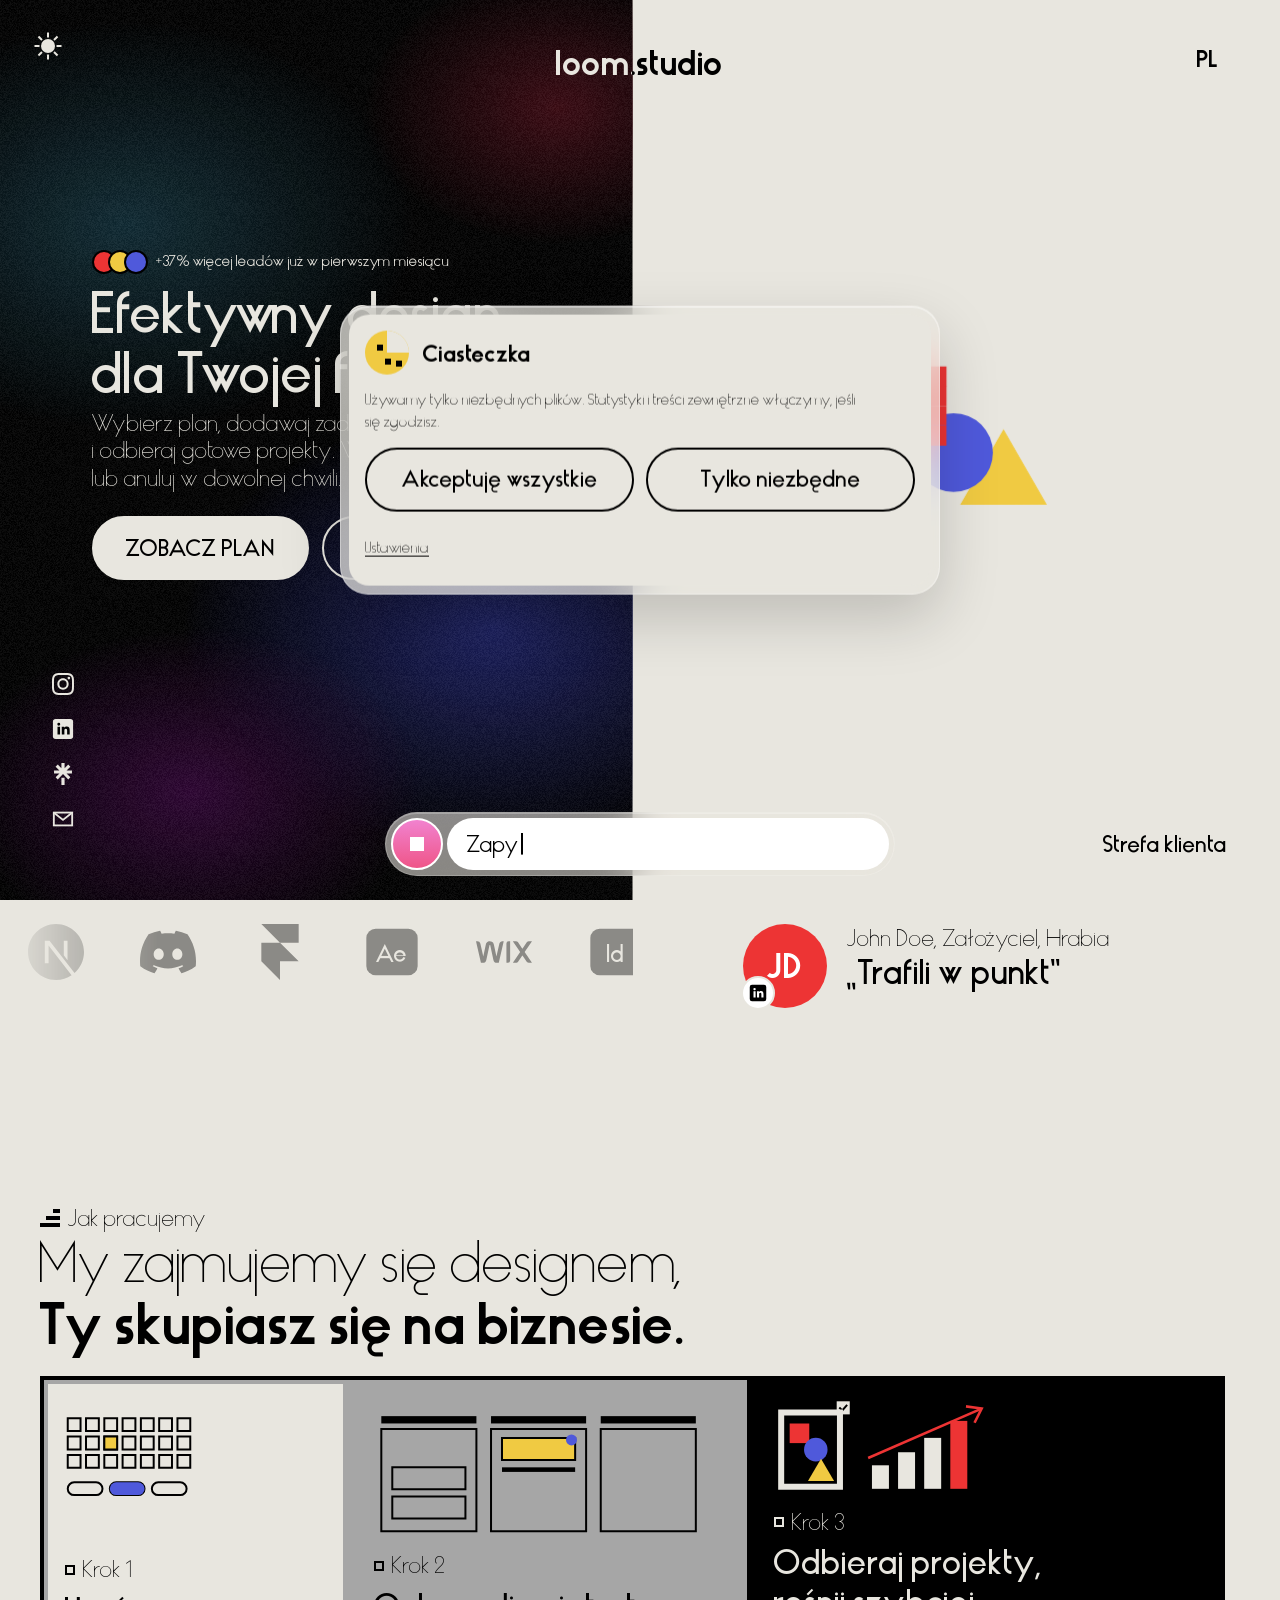
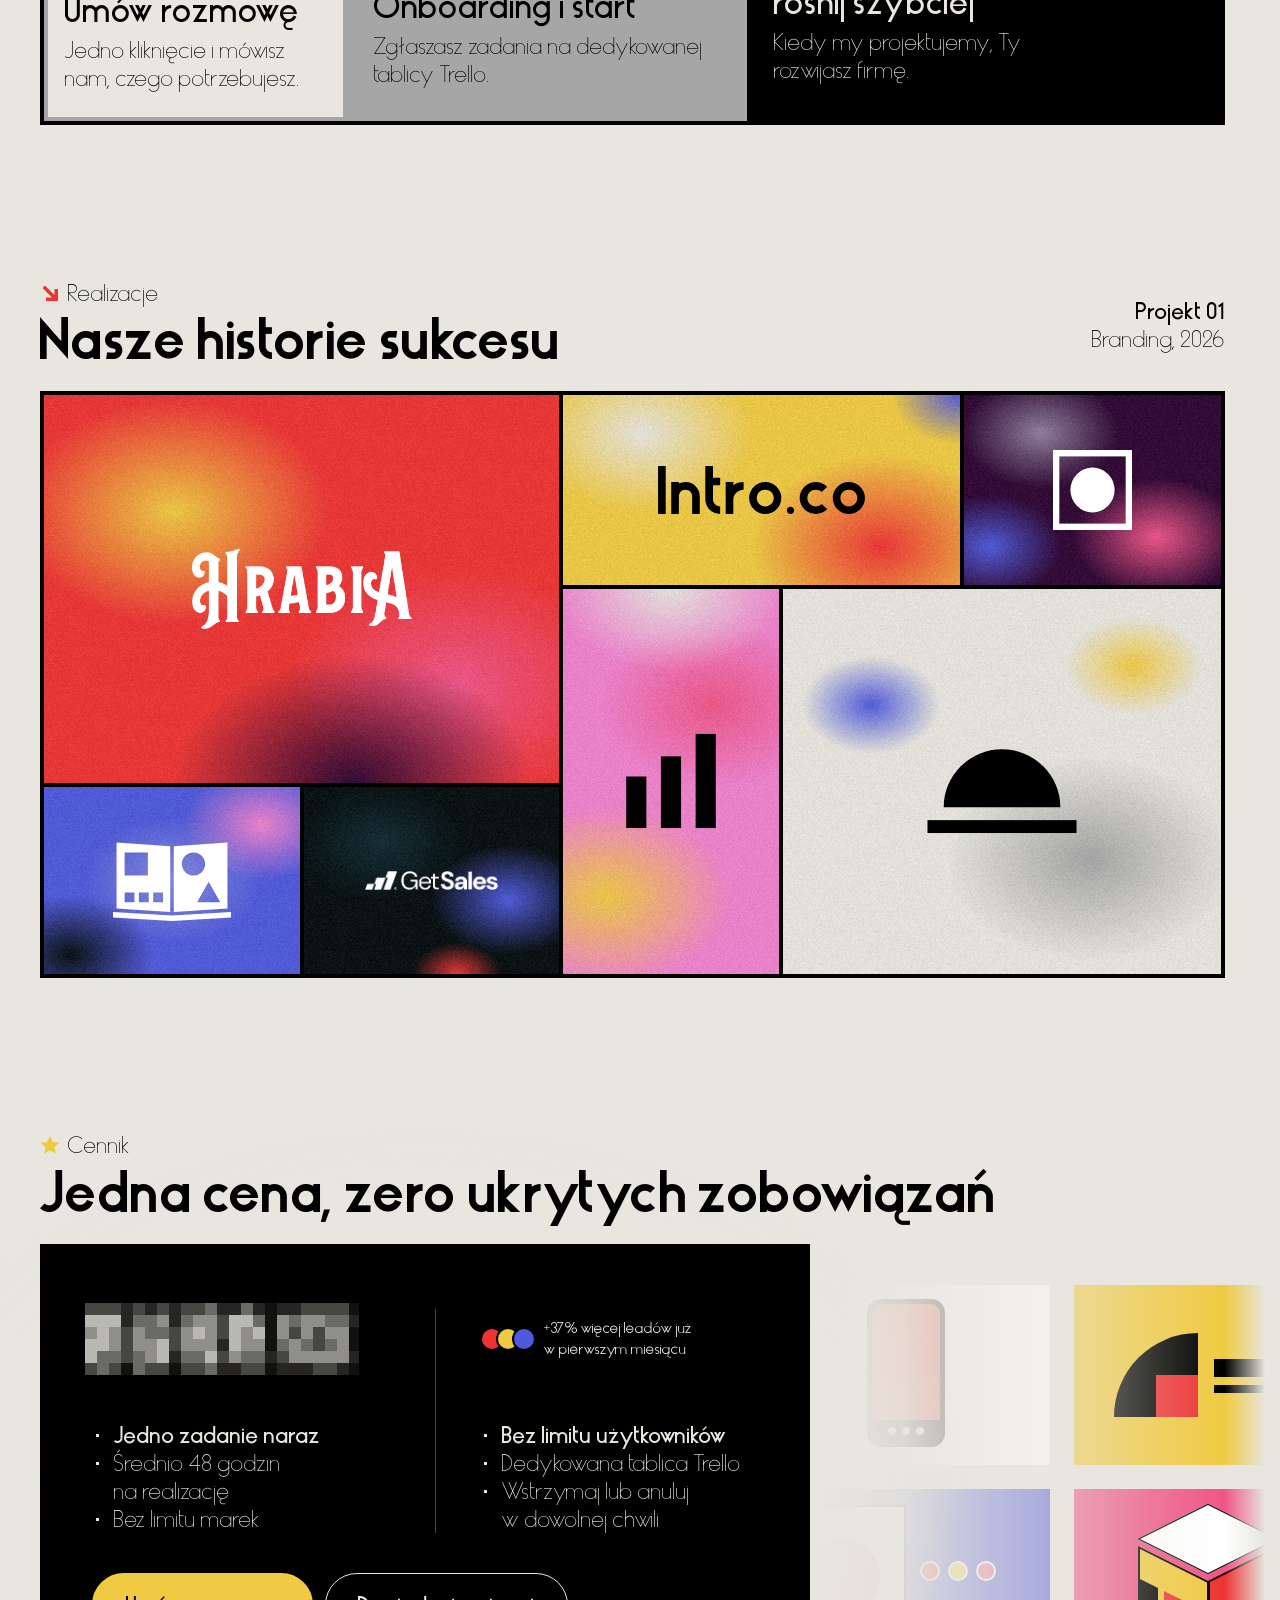
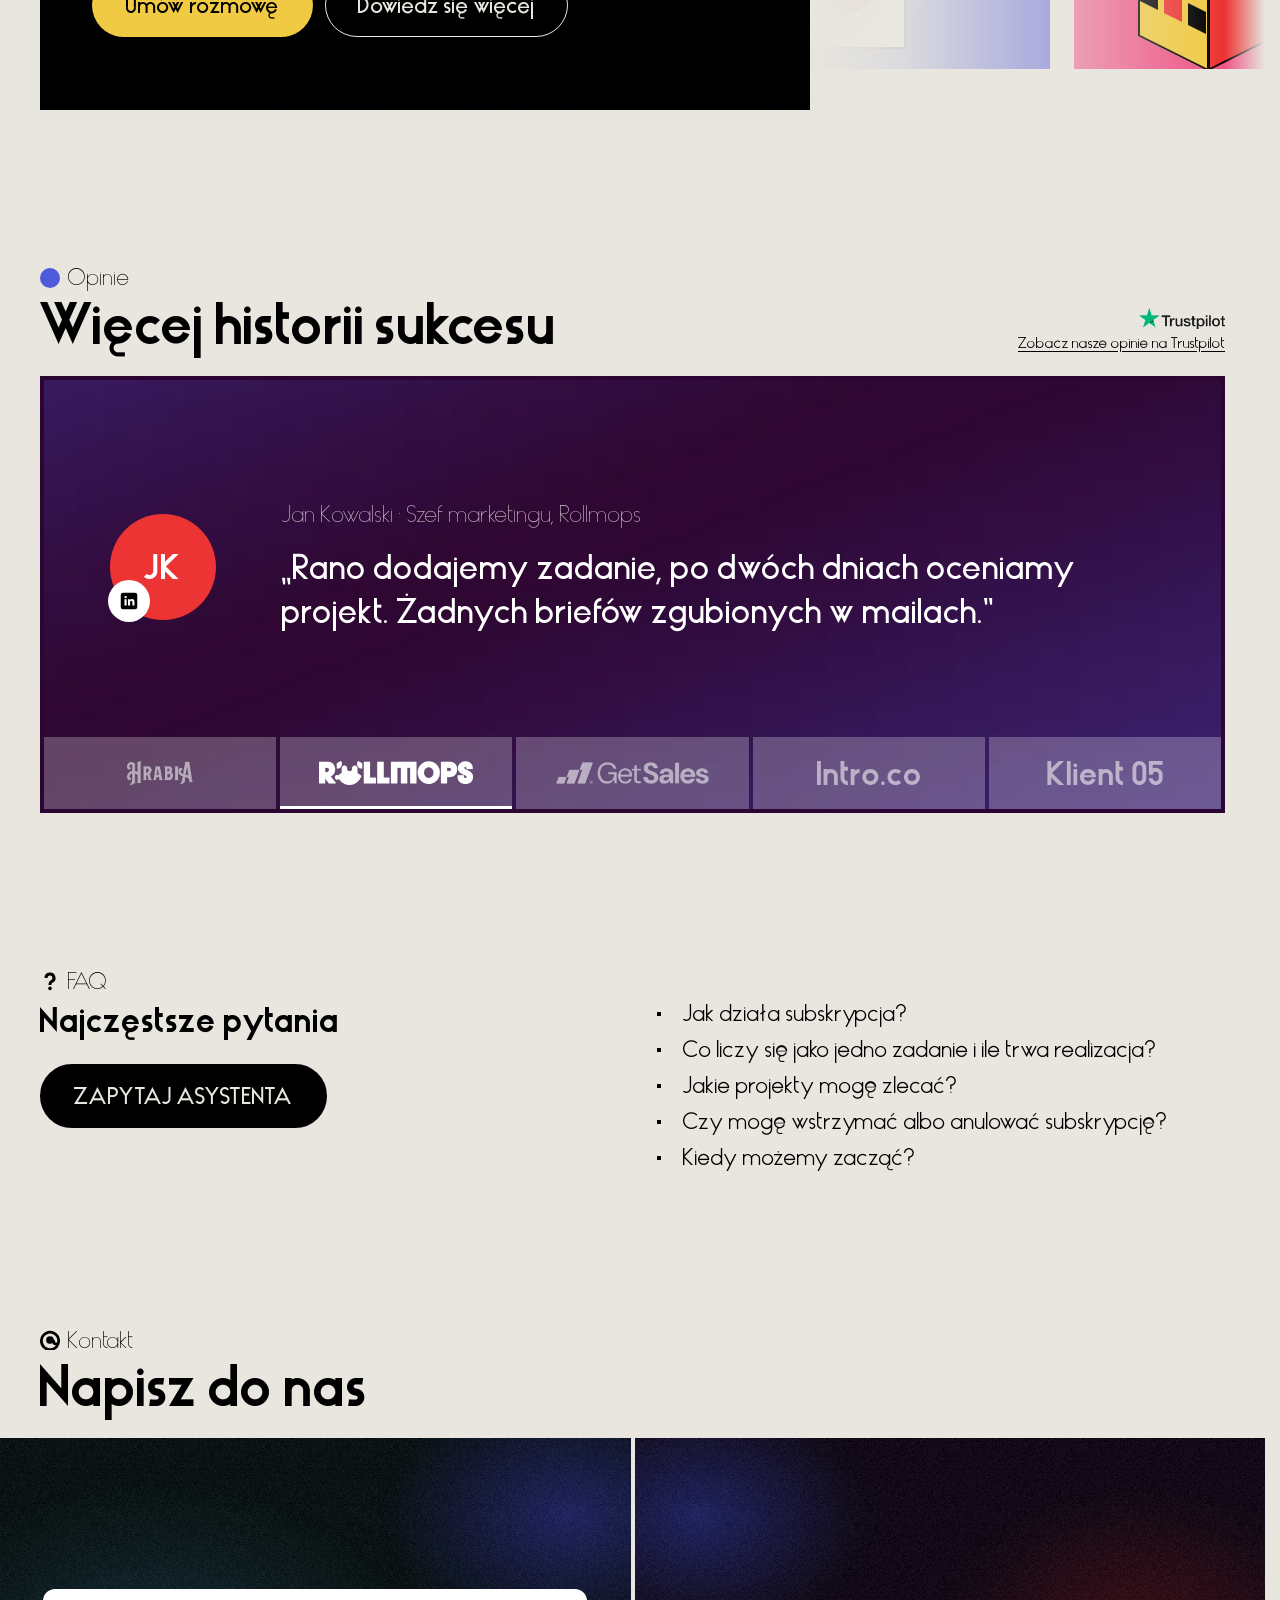
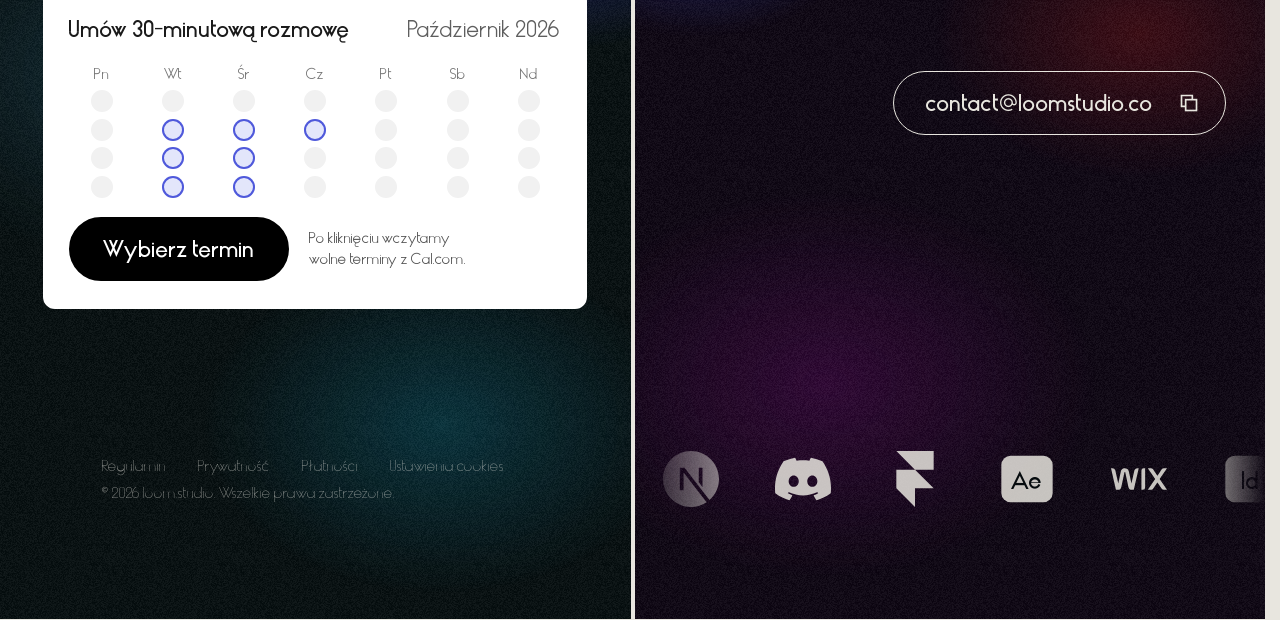
<file: pl/index.html>
<!DOCTYPE html><html lang="pl"><head><meta name="robots" content="noindex, nofollow"><meta charSet="utf-8"/><meta name="viewport" content="width=device-width, initial-scale=1, viewport-fit=cover, interactive-widget=resizes-content"/><link rel="preload" href="/fonts/haus/Haus_Light.woff2" as="font" crossorigin="" type="font/woff2"/><link rel="preload" href="/fonts/haus/Haus_Medium.woff2" as="font" crossorigin="" type="font/woff2"/><link rel="preload" href="/fonts/haus/Haus_Bold.woff2" as="font" crossorigin="" type="font/woff2"/><link rel="preload" as="image" href="/media/logo-hrabia.webp"/><link rel="preload" as="image" href="/media/marks/brand-book.svg"/><link rel="preload" as="image" href="/media/logo-getsales.webp"/><link rel="preload" as="image" href="/media/marks/intro-co.svg"/><link rel="preload" as="image" href="/media/marks/mark-circle-square.svg"/><link rel="preload" as="image" href="/media/marks/mark-bars.svg"/><link rel="preload" as="image" href="/media/marks/mark-horizon.svg"/><link rel="stylesheet" href="/_next/static/chunks/0655yzr2jfvpk.css" data-precedence="next"/><link rel="stylesheet" href="/_next/static/chunks/0gjt-px8z-fr0.css" data-precedence="next"/><link rel="preload" as="script" fetchPriority="low" href="/_next/static/chunks/02wrqhq8fw6g7.js"/><script src="/_next/static/chunks/0mewi1sxq-9ta.js" async=""></script><script src="/_next/static/chunks/2ahlbl_1-z_ax.js" async=""></script><script src="/_next/static/chunks/1o1qnz9ob_0j0.js" async=""></script><script src="/_next/static/chunks/turbopack-165j06luc7miv.js" async=""></script><script src="/_next/static/chunks/3dgt4g434xji7.js" async=""></script><script src="/_next/static/chunks/3tiv-22ceq4hz.js" async=""></script><script src="/_next/static/chunks/31g5e54i882y_.js" async=""></script><script src="/_next/static/chunks/3ohd-735fwgtq.js" async=""></script><script src="/_next/static/chunks/3bnrtr6h4jiwe.js" async=""></script><script src="/_next/static/chunks/3s0igdl49zbi4.js" async=""></script><script src="/_next/static/chunks/1c3q4br7jtpdn.js" async=""></script><meta name="theme-color" content="#e8e6df" media="(prefers-color-scheme: light)"/><meta name="theme-color" content="#000000" media="(prefers-color-scheme: dark)"/><title>loom.studio — subskrypcja designu</title><meta name="description" content="Efektywny design dla Twojej firmy. Jedna miesięczna subskrypcja, jedno zadanie naraz, średnio 48 godzin na realizację. Wstrzymaj lub anuluj w dowolnej chwili."/><link rel="canonical" href="https://loomstudio.pl/pl/"/><link rel="alternate" hrefLang="pl" href="https://loomstudio.pl/pl/"/><link rel="alternate" hrefLang="en" href="https://loomstudio.pl/en/"/><link rel="alternate" hrefLang="x-default" href="https://loomstudio.pl/pl/"/><meta name="format-detection" content="telephone=no"/><meta property="og:title" content="Efektywny design dla Twojej firmy"/><meta property="og:description" content="Efektywny design dla Twojej firmy. Jedna miesięczna subskrypcja, jedno zadanie naraz, średnio 48 godzin na realizację. Wstrzymaj lub anuluj w dowolnej chwili."/><meta property="og:site_name" content="loom.studio"/><meta property="og:locale" content="pl_PL"/><meta property="og:image" content="https://loomstudio.pl/pl/opengraph-image?f67e0e8386d25677"/><meta property="og:image:type" content="image/png"/><meta property="og:image:width" content="1200"/><meta property="og:image:height" content="630"/><meta property="og:image:alt" content="loom.studio"/><meta property="og:type" content="website"/><meta name="twitter:card" content="summary_large_image"/><meta name="twitter:title" content="Efektywny design dla Twojej firmy"/><meta name="twitter:description" content="Efektywny design dla Twojej firmy. Jedna miesięczna subskrypcja, jedno zadanie naraz, średnio 48 godzin na realizację. Wstrzymaj lub anuluj w dowolnej chwili."/><meta name="twitter:image" content="https://loomstudio.pl/pl/opengraph-image?f67e0e8386d25677"/><meta name="twitter:image:alt" content="loom.studio"/><meta name="twitter:image:type" content="image/png"/><meta name="twitter:image:width" content="1200"/><meta name="twitter:image:height" content="630"/><link rel="icon" href="/favicon.ico?favicon.432-meud4rpp1.ico" sizes="48x48" type="image/x-icon"/><link rel="icon" href="/icon.svg?icon.14hnupqt1gvew.svg" sizes="any" type="image/svg+xml"/><link rel="apple-touch-icon" href="/apple-icon.png?apple-icon.392iboz6afqmk.png" sizes="180x180" type="image/png"/><script src="/_next/static/chunks/0cz1d0mv5g_q7.js" noModule=""></script><script id="loom-head">(function(){
(function(first){
var d=document.documentElement,t=null;
try{var m=document.cookie.match(/(?:^|; )loom-theme=(light|dark)(?:;|$)/);t=m?m[1]:localStorage.getItem('loom-theme');}catch(e){}
if(t==='light'||t==='dark')d.setAttribute('data-theme',t);else d.removeAttribute('data-theme');
try{if(sessionStorage.getItem('loom:hero-seen'))d.setAttribute('data-hero-seen','');else if(first)sessionStorage.setItem('loom:hero-seen','1');}catch(e){}
d.setAttribute('data-js','');
})(true);
var d=document.documentElement;
if(window.CSS&&CSS.supports&&CSS.supports('scroll-initial-target','nearest'))return;
var done=false;
function start(){var end=document.querySelector('[data-carousel-end]');if(!end)return false;var track=end.parentElement,s=track&&track.querySelector('[data-carousel-start]');if(s){track.scrollLeft=s.offsetLeft;}return true;}
var mo=new MutationObserver(function(){if(!done&&start()){done=true;mo.disconnect();}});
mo.observe(d,{childList:true,subtree:true});
document.addEventListener('DOMContentLoaded',function(){if(!done){start();}mo.disconnect();});
})();</script></head><body><div hidden=""><!--$--><!--/$--></div><svg width="0" height="0" aria-hidden="true" focusable="false" style="position:absolute;overflow:hidden"><symbol id="si-nextjs" viewBox="0 0 24 24"><path d="M18.665 21.978C16.758 23.255 14.465 24 12 24 5.377 24 0 18.623 0 12S5.377 0 12 0s12 5.377 12 12c0 3.583-1.574 6.801-4.067 9.001L9.219 7.2H7.2v9.596h1.615V9.251l9.85 12.727Zm-3.332-8.533 1.6 2.061V7.2h-1.6v6.245Z" fill="currentColor"></path></symbol><symbol id="si-discord" viewBox="0 0 24 24"><path d="M20.317 4.3698a19.7913 19.7913 0 00-4.8851-1.5152.0741.0741 0 00-.0785.0371c-.211.3753-.4447.8648-.6083 1.2495-1.8447-.2762-3.68-.2762-5.4868 0-.1636-.3933-.4058-.8742-.6177-1.2495a.077.077 0 00-.0785-.037 19.7363 19.7363 0 00-4.8852 1.515.0699.0699 0 00-.0321.0277C.5334 9.0458-.319 13.5799.0992 18.0578a.0824.0824 0 00.0312.0561c2.0528 1.5076 4.0413 2.4228 5.9929 3.0294a.0777.0777 0 00.0842-.0276c.4616-.6304.8731-1.2952 1.226-1.9942a.076.076 0 00-.0416-.1057c-.6528-.2476-1.2743-.5495-1.8722-.8923a.077.077 0 01-.0076-.1277c.1258-.0943.2517-.1923.3718-.2914a.0743.0743 0 01.0776-.0105c3.9278 1.7933 8.18 1.7933 12.0614 0a.0739.0739 0 01.0785.0095c.1202.099.246.1981.3728.2924a.077.077 0 01-.0066.1276 12.2986 12.2986 0 01-1.873.8914.0766.0766 0 00-.0407.1067c.3604.698.7719 1.3628 1.225 1.9932a.076.076 0 00.0842.0286c1.961-.6067 3.9495-1.5219 6.0023-3.0294a.077.077 0 00.0313-.0552c.5004-5.177-.8382-9.6739-3.5485-13.6604a.061.061 0 00-.0312-.0286zM8.02 15.3312c-1.1825 0-2.1569-1.0857-2.1569-2.419 0-1.3332.9555-2.4189 2.157-2.4189 1.2108 0 2.1757 1.0952 2.1568 2.419 0 1.3332-.9555 2.4189-2.1569 2.4189zm7.9748 0c-1.1825 0-2.1569-1.0857-2.1569-2.419 0-1.3332.9554-2.4189 2.1569-2.4189 1.2108 0 2.1757 1.0952 2.1568 2.419 0 1.3332-.946 2.4189-2.1568 2.4189Z" fill="currentColor"></path></symbol><symbol id="si-framer" viewBox="0 0 24 24"><path d="M4 0h16v8h-8zM4 8h8l8 8H4zM4 16h8v8z" fill="currentColor"></path></symbol><symbol id="si-wix" viewBox="0 0 24 24"><path d="m0 7.354 2.113 9.292h.801a1.54 1.54 0 0 0 1.506-1.218l1.351-6.34a.171.171 0 0 1 .167-.137c.08 0 .15.058.167.137l1.352 6.34a1.54 1.54 0 0 0 1.506 1.218h.805l2.113-9.292h-.565c-.62 0-1.159.43-1.296 1.035l-1.26 5.545-1.106-5.176a1.76 1.76 0 0 0-2.19-1.324c-.639.176-1.113.716-1.251 1.365l-1.094 5.127-1.26-5.537A1.33 1.33 0 0 0 .563 7.354H0zm13.992 0a.951.951 0 0 0-.951.95v8.342h.635a.952.952 0 0 0 .951-.95V7.353h-.635zm1.778 0 3.158 4.66-3.14 4.632h1.325c.368 0 .712-.181.918-.486l1.756-2.59a.12.12 0 0 1 .197 0l1.754 2.59c.206.305.55.486.918.486h1.326l-3.14-4.632L24 7.354h-1.326c-.368 0-.712.181-.918.486l-1.772 2.617a.12.12 0 0 1-.197 0L18.014 7.84a1.108 1.108 0 0 0-.918-.486H15.77z" fill="currentColor"></path></symbol><symbol id="si-blender" viewBox="0 0 24 24"><path d="M12.51 13.214c.046-.8.438-1.506 1.03-2.006a3.424 3.424 0 0 1 2.212-.79c.85 0 1.631.3 2.211.79.592.5.983 1.206 1.028 2.005.045.823-.285 1.586-.865 2.153a3.389 3.389 0 0 1-2.374.938 3.393 3.393 0 0 1-2.376-.938c-.58-.567-.91-1.33-.865-2.152M7.35 14.831c.006.314.106.922.256 1.398a7.372 7.372 0 0 0 1.593 2.757 8.227 8.227 0 0 0 2.787 2.001 8.947 8.947 0 0 0 3.66.76 8.964 8.964 0 0 0 3.657-.772 8.285 8.285 0 0 0 2.785-2.01 7.428 7.428 0 0 0 1.592-2.762 6.964 6.964 0 0 0 .25-3.074 7.123 7.123 0 0 0-1.016-2.779 7.764 7.764 0 0 0-1.852-2.043h.002L13.566 2.55l-.02-.015c-.492-.378-1.319-.376-1.86.002-.547.382-.609 1.015-.123 1.415l-.001.001 3.126 2.543-9.53.01h-.013c-.788.001-1.545.518-1.695 1.172-.154.665.38 1.217 1.2 1.22V8.9l4.83-.01-8.62 6.617-.034.025c-.813.622-1.075 1.658-.563 2.313.52.667 1.625.668 2.447.004L7.414 14s-.069.52-.063.831zm12.09 1.741c-.97.988-2.326 1.548-3.795 1.55-1.47.004-2.827-.552-3.797-1.538a4.51 4.51 0 0 1-1.036-1.622 4.282 4.282 0 0 1 .282-3.519 4.702 4.702 0 0 1 1.153-1.371c.942-.768 2.141-1.183 3.396-1.185 1.256-.002 2.455.41 3.398 1.175.48.391.87.854 1.152 1.367a4.28 4.28 0 0 1 .522 1.706 4.236 4.236 0 0 1-.239 1.811 4.54 4.54 0 0 1-1.035 1.626" fill="currentColor"></path></symbol><symbol id="si-figma" viewBox="0 0 24 24"><path d="M15.852 8.981h-4.588V0h4.588c2.476 0 4.49 2.014 4.49 4.49s-2.014 4.491-4.49 4.491zM12.735 7.51h3.117c1.665 0 3.019-1.355 3.019-3.019s-1.355-3.019-3.019-3.019h-3.117V7.51zm0 1.471H8.148c-2.476 0-4.49-2.014-4.49-4.49S5.672 0 8.148 0h4.588v8.981zm-4.587-7.51c-1.665 0-3.019 1.355-3.019 3.019s1.354 3.02 3.019 3.02h3.117V1.471H8.148zm4.587 15.019H8.148c-2.476 0-4.49-2.014-4.49-4.49s2.014-4.49 4.49-4.49h4.588v8.98zM8.148 8.981c-1.665 0-3.019 1.355-3.019 3.019s1.355 3.019 3.019 3.019h3.117V8.981H8.148zM8.172 24c-2.489 0-4.515-2.014-4.515-4.49s2.014-4.49 4.49-4.49h4.588v4.441c0 2.503-2.047 4.539-4.563 4.539zm-.024-7.51a3.023 3.023 0 0 0-3.019 3.019c0 1.665 1.365 3.019 3.044 3.019 1.705 0 3.093-1.376 3.093-3.068v-2.97H8.148zm7.704 0h-.098c-2.476 0-4.49-2.014-4.49-4.49s2.014-4.49 4.49-4.49h.098c2.476 0 4.49 2.014 4.49 4.49s-2.014 4.49-4.49 4.49zm-.097-7.509c-1.665 0-3.019 1.355-3.019 3.019s1.355 3.019 3.019 3.019h.098c1.665 0 3.019-1.355 3.019-3.019s-1.355-3.019-3.019-3.019h-.098z" fill="currentColor"></path></symbol><symbol id="si-instagram" viewBox="0 0 24 24"><path d="M7.0301.084c-1.2768.0602-2.1487.264-2.911.5634-.7888.3075-1.4575.72-2.1228 1.3877-.6652.6677-1.075 1.3368-1.3802 2.127-.2954.7638-.4956 1.6365-.552 2.914-.0564 1.2775-.0689 1.6882-.0626 4.947.0062 3.2586.0206 3.6671.0825 4.9473.061 1.2765.264 2.1482.5635 2.9107.308.7889.72 1.4573 1.388 2.1228.6679.6655 1.3365 1.0743 2.1285 1.38.7632.295 1.6361.4961 2.9134.552 1.2773.056 1.6884.069 4.9462.0627 3.2578-.0062 3.668-.0207 4.9478-.0814 1.28-.0607 2.147-.2652 2.9098-.5633.7889-.3086 1.4578-.72 2.1228-1.3881.665-.6682 1.0745-1.3378 1.3795-2.1284.2957-.7632.4966-1.636.552-2.9124.056-1.2809.0692-1.6898.063-4.948-.0063-3.2583-.021-3.6668-.0817-4.9465-.0607-1.2797-.264-2.1487-.5633-2.9117-.3084-.7889-.72-1.4568-1.3876-2.1228C21.2982 1.33 20.628.9208 19.8378.6165 19.074.321 18.2017.1197 16.9244.0645 15.6471.0093 15.236-.005 11.977.0014 8.718.0076 8.31.0215 7.0301.0839m.1402 21.6932c-1.17-.0509-1.8053-.2453-2.2287-.408-.5606-.216-.96-.4771-1.3819-.895-.422-.4178-.6811-.8186-.9-1.378-.1644-.4234-.3624-1.058-.4171-2.228-.0595-1.2645-.072-1.6442-.079-4.848-.007-3.2037.0053-3.583.0607-4.848.05-1.169.2456-1.805.408-2.2282.216-.5613.4762-.96.895-1.3816.4188-.4217.8184-.6814 1.3783-.9003.423-.1651 1.0575-.3614 2.227-.4171 1.2655-.06 1.6447-.072 4.848-.079 3.2033-.007 3.5835.005 4.8495.0608 1.169.0508 1.8053.2445 2.228.408.5608.216.96.4754 1.3816.895.4217.4194.6816.8176.9005 1.3787.1653.4217.3617 1.056.4169 2.2263.0602 1.2655.0739 1.645.0796 4.848.0058 3.203-.0055 3.5834-.061 4.848-.051 1.17-.245 1.8055-.408 2.2294-.216.5604-.4763.96-.8954 1.3814-.419.4215-.8181.6811-1.3783.9-.4224.1649-1.0577.3617-2.2262.4174-1.2656.0595-1.6448.072-4.8493.079-3.2045.007-3.5825-.006-4.848-.0608M16.953 5.5864A1.44 1.44 0 1 0 18.39 4.144a1.44 1.44 0 0 0-1.437 1.4424M5.8385 12.012c.0067 3.4032 2.7706 6.1557 6.173 6.1493 3.4026-.0065 6.157-2.7701 6.1506-6.1733-.0065-3.4032-2.771-6.1565-6.174-6.1498-3.403.0067-6.156 2.771-6.1496 6.1738M8 12.0077a4 4 0 1 1 4.008 3.9921A3.9996 3.9996 0 0 1 8 12.0077" fill="currentColor"></path></symbol><symbol id="si-facebook" viewBox="0 0 24 24"><path d="M9.101 23.691v-7.98H6.627v-3.667h2.474v-1.58c0-4.085 1.848-5.978 5.858-5.978.401 0 .955.042 1.468.103a8.68 8.68 0 0 1 1.141.195v3.325a8.623 8.623 0 0 0-.653-.036 26.805 26.805 0 0 0-.733-.009c-.707 0-1.259.096-1.675.309a1.686 1.686 0 0 0-.679.622c-.258.42-.374.995-.374 1.752v1.297h3.919l-.386 2.103-.287 1.564h-3.246v8.245C19.396 23.238 24 18.179 24 12.044c0-6.627-5.373-12-12-12s-12 5.373-12 12c0 5.628 3.874 10.35 9.101 11.647Z" fill="currentColor"></path></symbol><symbol id="si-github" viewBox="0 0 24 24"><path d="M12 .297c-6.63 0-12 5.373-12 12 0 5.303 3.438 9.8 8.205 11.385.6.113.82-.258.82-.577 0-.285-.01-1.04-.015-2.04-3.338.724-4.042-1.61-4.042-1.61C4.422 18.07 3.633 17.7 3.633 17.7c-1.087-.744.084-.729.084-.729 1.205.084 1.838 1.236 1.838 1.236 1.07 1.835 2.809 1.305 3.495.998.108-.776.417-1.305.76-1.605-2.665-.3-5.466-1.332-5.466-5.93 0-1.31.465-2.38 1.235-3.22-.135-.303-.54-1.523.105-3.176 0 0 1.005-.322 3.3 1.23.96-.267 1.98-.399 3-.405 1.02.006 2.04.138 3 .405 2.28-1.552 3.285-1.23 3.285-1.23.645 1.653.24 2.873.12 3.176.765.84 1.23 1.91 1.23 3.22 0 4.61-2.805 5.625-5.475 5.92.42.36.81 1.096.81 2.22 0 1.606-.015 2.896-.015 3.286 0 .315.21.69.825.57C20.565 22.092 24 17.592 24 12.297c0-6.627-5.373-12-12-12" fill="currentColor"></path></symbol><symbol id="si-x" viewBox="0 0 24 24"><path d="M14.234 10.162 22.977 0h-2.072l-7.591 8.824L7.251 0H.258l9.168 13.343L.258 24H2.33l8.016-9.318L16.749 24h6.993zm-2.837 3.299-.929-1.329L3.076 1.56h3.182l5.965 8.532.929 1.329 7.754 11.09h-3.182z" fill="currentColor"></path></symbol><symbol id="si-behance" viewBox="0 0 24 24"><path d="M16.969 16.927a2.561 2.561 0 0 0 1.901.677 2.501 2.501 0 0 0 1.531-.475c.362-.235.636-.584.779-.99h2.585a5.091 5.091 0 0 1-1.9 2.896 5.292 5.292 0 0 1-3.091.88 5.839 5.839 0 0 1-2.284-.433 4.871 4.871 0 0 1-1.723-1.211 5.657 5.657 0 0 1-1.08-1.874 7.057 7.057 0 0 1-.383-2.393c-.005-.8.129-1.595.396-2.349a5.313 5.313 0 0 1 5.088-3.604 4.87 4.87 0 0 1 2.376.563c.661.362 1.231.87 1.668 1.485a6.2 6.2 0 0 1 .943 2.133c.194.821.263 1.666.205 2.508h-7.699c-.063.79.184 1.574.688 2.187ZM6.947 4.084a8.065 8.065 0 0 1 1.928.198 4.29 4.29 0 0 1 1.49.638c.418.303.748.711.958 1.182.241.579.357 1.203.341 1.83a3.506 3.506 0 0 1-.506 1.961 3.726 3.726 0 0 1-1.503 1.287 3.588 3.588 0 0 1 2.027 1.437c.464.747.697 1.615.67 2.494a4.593 4.593 0 0 1-.423 2.032 3.945 3.945 0 0 1-1.163 1.413 5.114 5.114 0 0 1-1.683.807 7.135 7.135 0 0 1-1.928.259H0V4.084h6.947Zm-.235 12.9c.308.004.616-.029.916-.099a2.18 2.18 0 0 0 .766-.332c.228-.158.411-.371.534-.619.142-.317.208-.663.191-1.009a2.08 2.08 0 0 0-.642-1.715 2.618 2.618 0 0 0-1.696-.505h-3.54v4.279h3.471Zm13.635-5.967a2.13 2.13 0 0 0-1.654-.619 2.336 2.336 0 0 0-1.163.259 2.474 2.474 0 0 0-.738.62 2.359 2.359 0 0 0-.396.792c-.074.239-.12.485-.137.734h4.769a3.239 3.239 0 0 0-.679-1.785l-.002-.001Zm-13.813-.648a2.254 2.254 0 0 0 1.423-.433c.399-.355.607-.88.56-1.413a1.916 1.916 0 0 0-.178-.891 1.298 1.298 0 0 0-.495-.533 1.851 1.851 0 0 0-.711-.274 3.966 3.966 0 0 0-.835-.073H3.241v3.631h3.293v-.014ZM21.62 5.122h-5.976v1.527h5.976V5.122Z" fill="currentColor"></path></symbol><symbol id="si-dribbble" viewBox="0 0 24 24"><path d="M12 24C5.385 24 0 18.615 0 12S5.385 0 12 0s12 5.385 12 12-5.385 12-12 12zm10.12-10.358c-.35-.11-3.17-.953-6.384-.438 1.34 3.684 1.887 6.684 1.992 7.308 2.3-1.555 3.936-4.02 4.395-6.87zm-6.115 7.808c-.153-.9-.75-4.032-2.19-7.77l-.066.02c-5.79 2.015-7.86 6.025-8.04 6.4 1.73 1.358 3.92 2.166 6.29 2.166 1.42 0 2.77-.29 4-.814zm-11.62-2.58c.232-.4 3.045-5.055 8.332-6.765.135-.045.27-.084.405-.12-.26-.585-.54-1.167-.832-1.74C7.17 11.775 2.206 11.71 1.756 11.7l-.004.312c0 2.633.998 5.037 2.634 6.855zm-2.42-8.955c.46.008 4.683.026 9.477-1.248-1.698-3.018-3.53-5.558-3.8-5.928-2.868 1.35-5.01 3.99-5.676 7.17zM9.6 2.052c.282.38 2.145 2.914 3.822 6 3.645-1.365 5.19-3.44 5.373-3.702-1.81-1.61-4.19-2.586-6.795-2.586-.825 0-1.63.1-2.4.285zm10.335 3.483c-.218.29-1.935 2.493-5.724 4.04.24.49.47.985.68 1.486.08.18.15.36.22.53 3.41-.43 6.8.26 7.14.33-.02-2.42-.88-4.64-2.31-6.38z" fill="currentColor"></path></symbol><symbol id="si-linktree" viewBox="0 0 24 24"><path d="m13.73635 5.85251 4.00467-4.11665 2.3248 2.3808-4.20064 4.00466h5.9085v3.30473h-5.9365l4.22865 4.10766-2.3248 2.3338L12.0005 12.099l-5.74052 5.76852-2.3248-2.3248 4.22864-4.10766h-5.9375V8.12132h5.9085L3.93417 4.11666l2.3248-2.3808 4.00468 4.11665V0h3.4727zm-3.4727 10.30614h3.4727V24h-3.4727z" fill="currentColor"></path></symbol><symbol id="si-trello" viewBox="0 0 24 24"><path d="M21.147 0H2.853A2.86 2.86 0 000 2.853v18.294A2.86 2.86 0 002.853 24h18.294A2.86 2.86 0 0024 21.147V2.853A2.86 2.86 0 0021.147 0zM10.34 17.287a.953.953 0 01-.953.953h-4a.954.954 0 01-.954-.953V5.38a.953.953 0 01.954-.953h4a.954.954 0 01.953.953zm9.233-5.467a.944.944 0 01-.953.947h-4a.947.947 0 01-.953-.947V5.38a.953.953 0 01.953-.953h4a.954.954 0 01.953.953z" fill="currentColor"></path></symbol></svg><a href="#main" class="skip-link">Przejdź do treści</a><div id="popup-slot"></div><section id="hero" class="hero" aria-labelledby="hero-title"><div class="hero__carousel"><div class="hero__track"><div data-slide="assistant" class="hero__panel hero__panel--assistant"><div class="assistant-panel" data-surface="glass"><div class="og assistant-panel__og" data-preset="assistant-bloom" data-watch="" aria-hidden="true" style="--og-base:#EF5588;--a:9%;--b0:0.92;--b1:1.12"><span class="og-blob" style="--c:#F182CF;--x:20%;--y:20%;--s:80;--d1:29s;--d2:23s;--d3:47s;--p:-3s"></span><span class="og-blob" style="--c:#4F59DB;--x:80%;--y:60%;--s:75;--d1:34s;--d2:31s;--d3:59s;--p:-10s"></span><span class="og-blob" style="--c:#ED3434;--x:30%;--y:90%;--s:70;--d1:41s;--d2:37s;--d3:71s;--p:-17s"></span><span class="og-blob" style="--c:#F0CA42;--x:85%;--y:15%;--s:30;--d1:37s;--d2:27s;--d3:53s;--p:-24s"></span><span class="og-grain"></span></div><span class="assistant-panel__glass" aria-hidden="true"></span></div></div><div data-slide="home" class="hero__panel hero__panel--home" data-carousel-start=""><header class="hero__bar"><button type="button" aria-label="Włącz tryb ciemny" title="Włącz tryb ciemny" class="theme-toggle theme-toggle--paper hero__theme" data-state="unknown"><svg class="theme-toggle__icon" viewBox="0 0 30 30" width="30" height="30" aria-hidden="true" focusable="false"><mask id="theme-moon-hero" maskUnits="userSpaceOnUse" x="0" y="0" width="30" height="30"><rect width="30" height="30" fill="#fff"></rect><circle class="theme-toggle__bite" cx="21" cy="11" r="9" fill="#000"></circle></mask><g transform="rotate(0 15 15)"><rect class="theme-toggle__ray" x="14" y="1.5" width="2" height="5" style="--i:0"></rect></g><g transform="rotate(45 15 15)"><rect class="theme-toggle__ray" x="14" y="1.5" width="2" height="5" style="--i:1"></rect></g><g transform="rotate(90 15 15)"><rect class="theme-toggle__ray" x="14" y="1.5" width="2" height="5" style="--i:2"></rect></g><g transform="rotate(135 15 15)"><rect class="theme-toggle__ray" x="14" y="1.5" width="2" height="5" style="--i:3"></rect></g><g transform="rotate(180 15 15)"><rect class="theme-toggle__ray" x="14" y="1.5" width="2" height="5" style="--i:4"></rect></g><g transform="rotate(225 15 15)"><rect class="theme-toggle__ray" x="14" y="1.5" width="2" height="5" style="--i:5"></rect></g><g transform="rotate(270 15 15)"><rect class="theme-toggle__ray" x="14" y="1.5" width="2" height="5" style="--i:6"></rect></g><g transform="rotate(315 15 15)"><rect class="theme-toggle__ray" x="14" y="1.5" width="2" height="5" style="--i:7"></rect></g><circle class="theme-toggle__disc" cx="15" cy="15" r="11" mask="url(#theme-moon-hero)"></circle></svg></button><a href="/pl" class="logo hero__logo" aria-label="loom.studio — strona główna"><span class="logo__l">loom</span><span class="logo__dot">.</span><span class="logo__r">studio</span></a><div class="lang lang--end hero__lang" data-state="closed"><button type="button" class="lang__toggle" aria-expanded="false" aria-controls="lang-R36baucivb" aria-label="Język: Polski. Zmień język"><span class="lang__line"><span class="lang__txt ">PL</span></span></button><ul id="lang-R36baucivb" class="lang__list" hidden="" role="list"><li style="--i:0"><a class="lang__opt" href="/en" lang="en" hrefLang="en" aria-label="English"><span class="lang__line"><span class="lang__txt">ENG</span><span class="lang__txt lang__txt--copy" aria-hidden="true">ENG</span></span></a></li></ul></div></header><div class="hero__left"><div class="flow hero__og" aria-hidden="true"><div class="og " data-preset="hero-ink" data-watch="" aria-hidden="true" style="--og-base:light-dark(#000000, #E8E6DF);--a:9%;--b0:0.92;--b1:1.12"><span class="og-blob" style="--c:light-dark(#0F2A33, #F4D9E6);--x:20%;--y:25%;--s:75;--d1:29s;--d2:23s;--d3:47s;--p:-3s"></span><span class="og-blob" style="--c:light-dark(#1B1F5E, #EDE3BD);--x:78%;--y:70%;--s:80;--d1:34s;--d2:31s;--d3:59s;--p:-10s"></span><span class="og-blob" style="--c:light-dark(#2D0532, #D9DCF3);--x:30%;--y:88%;--s:60;--d1:41s;--d2:37s;--d3:71s;--p:-17s"></span><span class="og-blob" style="--c:light-dark(#3A0A12, #E3D6E8);--x:88%;--y:12%;--s:50;--d1:37s;--d2:27s;--d3:53s;--p:-24s"></span><span class="og-grain"></span></div></div><div class="hero__content" data-hero-anim="true"><p class="hero__badge"><span class="faces" aria-hidden="true"><span class="faces__item" data-face="colour" style="--i:0;--face:var(--red)"></span><span class="faces__item" data-face="colour" style="--i:1;--face:var(--yellow)"></span><span class="faces__item" data-face="colour" style="--i:2;--face:#4f59db"></span></span>+37% więcej leadów już w pierwszym miesiącu</p><h1 id="hero-title" class="hero__title "><span class="sr-only">Efektywny design dla Twojej firmy</span><span aria-hidden="true" class="ht"><span class="ht__nowrap">Efekt<span class="ht-slot ht-slot--letter" style="width:0.532em"><span class="ht-slot__item" data-state="static" style="margin-inline-start:0em">y</span><span class="ht-slot__item" data-state="idle" style="margin-inline-start:-0.034em">o</span></span>wny</span> design<br class="ht__br"/> <!-- -->dla<!-- --> <span class="ht__nowrap"><span class="ht-slot ht-slot--word " style="--delay:0ms"><span class="ht-slot__item" data-state="static">Twojej</span><span class="ht-slot__item" data-state="idle">Twojego</span><span class="ht-slot__measure" aria-hidden="true"><span data-word="Twojej">Twojej</span><span data-word="Twojego">Twojego</span></span></span> <span class="ht-slot ht-slot--word ht-slot--reserve" style="--delay:70ms"><span class="ht-slot__item" data-state="static">firmy</span><span class="ht-slot__item" data-state="idle">agencji</span><span class="ht-slot__item" data-state="idle">studia</span></span></span></span></h1><p class="hero__subtitle">Wybierz plan, dodawaj zadania i odbieraj gotowe projekty. Wstrzymaj lub anuluj w dowolnej chwili.</p><div class="hero__ctas"><a href="#pricing" class="btn hero__btn hero__btn--plan" data-pill=""><span class="hero__btn-long">Zobacz plan</span><span class="hero__btn-short">Plan</span></a><a href="#contact" class="btn hero__btn hero__btn--contact" data-pill=""><span class="hero__btn-long">Współpracujmy</span><span class="hero__btn-short">Kontakt</span></a></div></div></div><div class="hero__right"><div class="bauhaus"><div class="bh-body bh-body--square" data-body="square"><a class="bauhaus__square" href="#work" aria-label="Przejdź do portfolio"></a><div class="bauhaus__fx" aria-hidden="true"><span class="bauhaus__tile" style="left:0;top:0;width:19.75px;height:19.75px;--tx:-12.66px;--ty:-15.66px;--rot:-12deg;--sc:0.86;--ex:-30.43px;--ey:-88.43px;--n:0"></span><span class="bauhaus__tile" style="left:19.25px;top:0;width:19.75px;height:19.75px;--tx:-8.53px;--ty:-14.59px;--rot:-6deg;--sc:1;--ex:-41.4px;--ey:-98.2px;--n:1"></span><span class="bauhaus__tile" style="left:38.5px;top:0;width:19.75px;height:19.75px;--tx:6.53px;--ty:-13.59px;--rot:6deg;--sc:1;--ex:33.83px;--ey:-105.48px;--n:2"></span><span class="bauhaus__tile" style="left:57.75px;top:0;width:19.75px;height:19.75px;--tx:12.66px;--ty:-17.66px;--rot:12deg;--sc:0.86;--ex:60.12px;--ey:-130.12px;--n:3"></span><span class="bauhaus__tile" style="left:0;top:19.25px;width:19.75px;height:19.75px;--tx:-13.59px;--ty:-4.53px;--rot:6deg;--sc:1;--ex:-92.05px;--ey:-70.68px;--n:4"></span><span class="bauhaus__tile" style="left:19.25px;top:19.25px;width:19.75px;height:19.75px;--tx:-9.66px;--ty:-10.66px;--rot:12deg;--sc:1;--ex:-97.92px;--ey:-143.92px;--n:5"></span><span class="bauhaus__tile" style="left:38.5px;top:19.25px;width:19.75px;height:19.75px;--tx:10.66px;--ty:-6.66px;--rot:-12deg;--sc:1;--ex:113.82px;--ey:-129.82px;--n:6"></span><span class="bauhaus__tile" style="left:57.75px;top:19.25px;width:19.75px;height:19.75px;--tx:16.59px;--ty:-8.53px;--rot:-6deg;--sc:1;--ex:149.89px;--ey:-107.96px;--n:7"></span><span class="bauhaus__tile" style="left:0;top:38.5px;width:19.75px;height:19.75px;--tx:-19.59px;--ty:5.53px;--rot:-12deg;--sc:1;--ex:-181.17px;--ey:14.39px;--n:8"></span><span class="bauhaus__tile" style="left:19.25px;top:38.5px;width:19.75px;height:19.75px;--tx:-7.66px;--ty:7.66px;--rot:-6deg;--sc:1;--ex:-125.52px;--ey:85.52px;--n:9"></span><span class="bauhaus__tile" style="left:38.5px;top:38.5px;width:19.75px;height:19.75px;--tx:11.66px;--ty:6.66px;--rot:6deg;--sc:1;--ex:159.42px;--ey:89.42px;--n:10"></span><span class="bauhaus__tile" style="left:57.75px;top:38.5px;width:19.75px;height:19.75px;--tx:14.59px;--ty:8.53px;--rot:12deg;--sc:1;--ex:191.02px;--ey:45.67px;--n:11"></span><span class="bauhaus__tile" style="left:0;top:57.75px;width:19.75px;height:19.75px;--tx:-14.66px;--ty:16.66px;--rot:6deg;--sc:0.86;--ex:-161.22px;--ey:133.22px;--n:12"></span><span class="bauhaus__tile" style="left:19.25px;top:57.75px;width:19.75px;height:19.75px;--tx:-6.53px;--ty:17.59px;--rot:12deg;--sc:1;--ex:-82.53px;--ey:195.58px;--n:13"></span><span class="bauhaus__tile" style="left:38.5px;top:57.75px;width:19.75px;height:19.75px;--tx:7.53px;--ty:13.59px;--rot:-12deg;--sc:1;--ex:92.95px;--ey:184.86px;--n:14"></span><span class="bauhaus__tile" style="left:57.75px;top:57.75px;width:19.75px;height:19.75px;--tx:11.66px;--ty:13.66px;--rot:-6deg;--sc:0.86;--ex:172.92px;--ey:144.92px;--n:15"></span><span class="bauhaus__label bauhaus__label--sq">Portfolio</span></div></div><div class="bh-body bh-body--circle" data-body="circle"><a class="bauhaus__circle" href="#testimonials" aria-label="Przejdź do opinii"><span class="bauhaus__label bauhaus__label--ci" aria-hidden="true">Opinie</span></a></div><div class="bh-body bh-body--triangle" data-body="triangle"><button type="button" class="bauhaus__triangle" aria-label="Odtwórz showreel" aria-haspopup="dialog"><svg viewBox="0 0 87 76" aria-hidden="true"><path d="M43.5 0 87 76H0z"></path></svg></button><dialog class="video-modal" aria-label="Showreel"><div class="video-modal__frame"></div><button type="button" class="video-modal__close">Zamknij wideo</button></dialog><span class="bauhaus__label bauhaus__label--tri" aria-hidden="true">Showreel</span></div><!--$!--><template data-dgst="BAILOUT_TO_CLIENT_SIDE_RENDERING"></template><!--/$--></div></div><div class="hero__edge"><ul class="socials socials--hero" aria-label="Media społecznościowe"><li><a href="https://www.instagram.com/" class="socials__link" aria-label="Instagram (otwiera się w nowej karcie)" target="_blank" rel="noopener noreferrer"><span class="socials__icon"><svg viewBox="0 0 24 24" width="22" height="22" focusable="false" aria-hidden="true"><use href="#si-instagram"></use></svg></span></a></li><li><a href="https://www.linkedin.com/" class="socials__link" aria-label="LinkedIn (otwiera się w nowej karcie)" target="_blank" rel="noopener noreferrer"><span class="socials__icon"><svg viewBox="0 0 24 24" width="22" height="22" focusable="false" aria-hidden="true"><rect x="1" y="1" width="22" height="22" rx="3" fill="currentColor"></rect><path d="M6 9.5h2.8V18H6zM7.4 5.2a1.6 1.6 0 1 1 0 3.2 1.6 1.6 0 0 1 0-3.2ZM10.6 9.5h2.7v1.2c.4-.7 1.3-1.4 2.7-1.4 2.8 0 3.3 1.8 3.3 4.2V18h-2.8v-4c0-1 0-2.2-1.4-2.2s-1.6 1-1.6 2.1V18h-2.8z" fill="var(--icon-knockout, #000)"></path></svg></span></a></li><li><a href="https://linktr.ee/" class="socials__link" aria-label="Linktree (otwiera się w nowej karcie)" target="_blank" rel="noopener noreferrer"><span class="socials__icon"><svg viewBox="0 0 24 24" width="22" height="22" focusable="false" aria-hidden="true"><use href="#si-linktree"></use></svg></span></a></li><li><a href="mailto:contact@loomstudio.co" class="socials__link" aria-label="E-mail"><span class="socials__icon"><svg viewBox="0 0 24 24" width="22" height="22" focusable="false" aria-hidden="true"><rect x="2" y="5" width="20" height="14" fill="none" stroke="currentColor" stroke-width="2"></rect><path d="m2.5 5.5 9.5 7.5 9.5-7.5" fill="none" stroke="currentColor" stroke-width="2"></path></svg></span></a></li></ul></div><button type="button" class="login-trigger hero__login" aria-haspopup="dialog">Strefa klienta</button></div><div data-slide="video" class="hero__panel hero__panel--video" data-carousel-end=""><div class="showreel"><h2 class="sr-only">Showreel</h2><!--$!--><template data-dgst="BAILOUT_TO_CLIENT_SIDE_RENDERING"></template><!--/$--></div></div></div><div class="hero__dots" role="group" aria-label="Wybierz slajd"><button type="button" class="hero__dot hero__dot--assistant" aria-label="Przejdź do slajdu: Asystent" tabindex="-1"><span aria-hidden="true"></span></button><button type="button" class="hero__dot hero__dot--home" aria-label="Przejdź do slajdu: Start" aria-current="true" tabindex="0"><span aria-hidden="true"></span></button><button type="button" class="hero__dot hero__dot--video" aria-label="Przejdź do slajdu: Showreel" tabindex="-1"><span aria-hidden="true"></span></button></div></div></section><main id="main" tabindex="-1"><div class="under-hero" data-rail-avoid=""><div class="marquee marquee--ink marquee--under-hero" data-watch="true"><div class="marquee__viewport"><ul class="marquee__track" aria-label="Narzędzia, z których korzystamy"><li class="marquee__item"><svg viewBox="0 0 24 24" width="56" height="56" focusable="false" aria-hidden="true"><use href="#si-nextjs"></use></svg><span class="sr-only">Next.js</span></li><li class="marquee__item"><svg viewBox="0 0 24 24" width="56" height="56" focusable="false" aria-hidden="true"><use href="#si-discord"></use></svg><span class="sr-only">Discord</span></li><li class="marquee__item"><svg viewBox="0 0 24 24" width="56" height="56" focusable="false" aria-hidden="true"><use href="#si-framer"></use></svg><span class="sr-only">Framer</span></li><li class="marquee__item"><svg viewBox="0 0 24 24" width="56" height="56" focusable="false" aria-hidden="true"><rect x="1" y="2" width="22" height="20" rx="4" fill="currentColor"></rect><text x="12" y="16.2" text-anchor="middle" font-size="10.5" font-weight="500" fill="var(--icon-knockout, #000)" style="font-family:var(--font-sans)">Ae</text></svg><span class="sr-only">After Effects</span></li><li class="marquee__item"><svg viewBox="0 0 24 24" width="56" height="56" focusable="false" aria-hidden="true"><use href="#si-wix"></use></svg><span class="sr-only">Wix</span></li><li class="marquee__item"><svg viewBox="0 0 24 24" width="56" height="56" focusable="false" aria-hidden="true"><rect x="1" y="2" width="22" height="20" rx="4" fill="currentColor"></rect><text x="12" y="16.2" text-anchor="middle" font-size="10.5" font-weight="500" fill="var(--icon-knockout, #000)" style="font-family:var(--font-sans)">Id</text></svg><span class="sr-only">InDesign</span></li><li class="marquee__item"><svg viewBox="0 0 24 24" width="56" height="56" focusable="false" aria-hidden="true"><use href="#si-blender"></use></svg><span class="sr-only">Blender</span></li><li class="marquee__item" aria-hidden="true"><svg viewBox="0 0 24 24" width="56" height="56" focusable="false" aria-hidden="true"><use href="#si-nextjs"></use></svg><span class="sr-only">Next.js</span></li><li class="marquee__item" aria-hidden="true"><svg viewBox="0 0 24 24" width="56" height="56" focusable="false" aria-hidden="true"><use href="#si-discord"></use></svg><span class="sr-only">Discord</span></li><li class="marquee__item" aria-hidden="true"><svg viewBox="0 0 24 24" width="56" height="56" focusable="false" aria-hidden="true"><use href="#si-framer"></use></svg><span class="sr-only">Framer</span></li><li class="marquee__item" aria-hidden="true"><svg viewBox="0 0 24 24" width="56" height="56" focusable="false" aria-hidden="true"><rect x="1" y="2" width="22" height="20" rx="4" fill="currentColor"></rect><text x="12" y="16.2" text-anchor="middle" font-size="10.5" font-weight="500" fill="var(--icon-knockout, #000)" style="font-family:var(--font-sans)">Ae</text></svg><span class="sr-only">After Effects</span></li><li class="marquee__item" aria-hidden="true"><svg viewBox="0 0 24 24" width="56" height="56" focusable="false" aria-hidden="true"><use href="#si-wix"></use></svg><span class="sr-only">Wix</span></li><li class="marquee__item" aria-hidden="true"><svg viewBox="0 0 24 24" width="56" height="56" focusable="false" aria-hidden="true"><rect x="1" y="2" width="22" height="20" rx="4" fill="currentColor"></rect><text x="12" y="16.2" text-anchor="middle" font-size="10.5" font-weight="500" fill="var(--icon-knockout, #000)" style="font-family:var(--font-sans)">Id</text></svg><span class="sr-only">InDesign</span></li><li class="marquee__item" aria-hidden="true"><svg viewBox="0 0 24 24" width="56" height="56" focusable="false" aria-hidden="true"><use href="#si-blender"></use></svg><span class="sr-only">Blender</span></li></ul></div></div><figure class="snippet"><div class="snippet__avatar"><span class="t-person__monogram" data-color="red" aria-hidden="true">JD</span><a class="li-badge li-badge--link" href="https://www.linkedin.com/" target="_blank" rel="noopener noreferrer" aria-label="Profil John Doe na LinkedIn"><svg viewBox="0 0 24 24" width="18" height="18" focusable="false" aria-hidden="true"><rect x="1" y="1" width="22" height="22" rx="3" fill="currentColor"></rect><path d="M6 9.5h2.8V18H6zM7.4 5.2a1.6 1.6 0 1 1 0 3.2 1.6 1.6 0 0 1 0-3.2ZM10.6 9.5h2.7v1.2c.4-.7 1.3-1.4 2.7-1.4 2.8 0 3.3 1.8 3.3 4.2V18h-2.8v-4c0-1 0-2.2-1.4-2.2s-1.6 1-1.6 2.1V18h-2.8z" fill="var(--icon-knockout, #000)"></path></svg></a></div><div><figcaption class="snippet__who">John Doe<!-- -->, <!-- -->Założyciel, Hrabia</figcaption><blockquote class="snippet__quote">„Trafili w punkt”</blockquote></div></figure></div><section id="process" class="process wrap section-gap" aria-labelledby="process-title"><div class="section-head section-head--start "><div class="section-head__main"><p class="section-head__eyebrow"><svg viewBox="0 0 20 20" class="glyph glyph--stairs section-head__glyph" aria-hidden="true" data-watch=""><rect class="glyph__bar" x="13" y="1" width="7" height="4"></rect><rect class="glyph__bar" x="6" y="8" width="14" height="4"></rect><rect class="glyph__bar" x="0" y="15" width="20" height="4"></rect></svg><span class="section-head__eyebrow-text">Jak pracujemy</span></p><h2 id="process-title" class="text-d font-bold section-head__title"><span class="process__a">My zajmujemy się designem,</span> <span class="process__b">Ty skupiasz się na biznesie.</span></h2></div></div><ol class="steps" data-reveal="true"><li class="step step--1"><div class="step__scene process-scenes-module__2-rvEq__field" data-scene="call" aria-hidden="true"><svg viewBox="0 0 260 140" preserveAspectRatio="xMinYMax meet" focusable="false" aria-hidden="true" class="process-scenes-module__2-rvEq__svg"><g class=" process-scenes-module__2-rvEq__callAll"><g class="process-scenes-module__2-rvEq__calendar"><g class=" process-scenes-module__2-rvEq__calRow0"><rect class="process-scenes-module__2-rvEq__line" x="3" y="8" width="14" height="14"></rect><rect class="process-scenes-module__2-rvEq__line" x="23" y="8" width="14" height="14"></rect><rect class="process-scenes-module__2-rvEq__line" x="43" y="8" width="14" height="14"></rect><rect class="process-scenes-module__2-rvEq__line" x="63" y="8" width="14" height="14"></rect><rect class="process-scenes-module__2-rvEq__line" x="83" y="8" width="14" height="14"></rect><rect class="process-scenes-module__2-rvEq__line" x="103" y="8" width="14" height="14"></rect><rect class="process-scenes-module__2-rvEq__line" x="123" y="8" width="14" height="14"></rect></g><g class=" process-scenes-module__2-rvEq__calRow1"><rect class="process-scenes-module__2-rvEq__line" x="3" y="28" width="14" height="14"></rect><rect class="process-scenes-module__2-rvEq__line" x="23" y="28" width="14" height="14"></rect><rect class="process-scenes-module__2-rvEq__line" x="43" y="28" width="14" height="14"></rect><rect class="process-scenes-module__2-rvEq__line" x="63" y="28" width="14" height="14"></rect><rect class="process-scenes-module__2-rvEq__line" x="83" y="28" width="14" height="14"></rect><rect class="process-scenes-module__2-rvEq__line" x="103" y="28" width="14" height="14"></rect><rect class="process-scenes-module__2-rvEq__line" x="123" y="28" width="14" height="14"></rect></g><g class=" process-scenes-module__2-rvEq__calRow2"><rect class="process-scenes-module__2-rvEq__line" x="3" y="48" width="14" height="14"></rect><rect class="process-scenes-module__2-rvEq__line" x="23" y="48" width="14" height="14"></rect><rect class="process-scenes-module__2-rvEq__line" x="43" y="48" width="14" height="14"></rect><rect class="process-scenes-module__2-rvEq__line" x="63" y="48" width="14" height="14"></rect><rect class="process-scenes-module__2-rvEq__line" x="83" y="48" width="14" height="14"></rect><rect class="process-scenes-module__2-rvEq__line" x="103" y="48" width="14" height="14"></rect><rect class="process-scenes-module__2-rvEq__line" x="123" y="48" width="14" height="14"></rect></g><rect class="process-scenes-module__2-rvEq__yellow process-scenes-module__2-rvEq__callDay" x="43" y="28" width="14" height="14"></rect><g class="process-scenes-module__2-rvEq__hours"><rect class="process-scenes-module__2-rvEq__line" x="3" y="78" width="38" height="14" rx="7"></rect><rect class="process-scenes-module__2-rvEq__line" x="49" y="78" width="38" height="14" rx="7"></rect><rect class="process-scenes-module__2-rvEq__line" x="95" y="78" width="38" height="14" rx="7"></rect><rect class="process-scenes-module__2-rvEq__blue process-scenes-module__2-rvEq__callHour" x="49" y="78" width="38" height="14" rx="7"></rect></g></g><circle class="process-scenes-module__2-rvEq__red process-scenes-module__2-rvEq__callYou" cx="160" cy="100" r="17"></circle><g class="process-scenes-module__2-rvEq__voice"><rect class="process-scenes-module__2-rvEq__fg process-scenes-module__2-rvEq__voiceBar " x="190" y="86" width="5" height="28"></rect><rect class="process-scenes-module__2-rvEq__fg process-scenes-module__2-rvEq__voiceBar process-scenes-module__2-rvEq__voiceBar2" x="200" y="86" width="5" height="28"></rect><rect class="process-scenes-module__2-rvEq__fg process-scenes-module__2-rvEq__voiceBar process-scenes-module__2-rvEq__voiceBar3" x="210" y="86" width="5" height="28"></rect></g><circle class="process-scenes-module__2-rvEq__blue process-scenes-module__2-rvEq__callStudio" cx="240" cy="100" r="17"></circle></g></svg></div><div class="step__body"><p class="step__label"><span class="step__square" aria-hidden="true"></span>Krok 1</p><h3 class="step__title">Umów rozmowę</h3><p class="step__text">Jedno kliknięcie i mówisz nam, czego potrzebujesz.</p></div></li><li class="step step--2"><div class="step__scene process-scenes-module__2-rvEq__field" data-scene="board" aria-hidden="true"><svg viewBox="0 0 360 140" preserveAspectRatio="xMinYMax meet" focusable="false" aria-hidden="true" class="process-scenes-module__2-rvEq__svg"><g class=" process-scenes-module__2-rvEq__boardAll"><g class=" process-scenes-module__2-rvEq__column0"><rect class="process-scenes-module__2-rvEq__fg" x="8" y="10" width="104" height="8"></rect><rect class="process-scenes-module__2-rvEq__line" x="8" y="24" width="104" height="112"></rect></g><g class=" process-scenes-module__2-rvEq__column1"><rect class="process-scenes-module__2-rvEq__fg" x="128" y="10" width="104" height="8"></rect><rect class="process-scenes-module__2-rvEq__line" x="128" y="24" width="104" height="112"></rect></g><g class=" process-scenes-module__2-rvEq__column2"><rect class="process-scenes-module__2-rvEq__fg" x="248" y="10" width="104" height="8"></rect><rect class="process-scenes-module__2-rvEq__line" x="248" y="24" width="104" height="112"></rect></g><rect class="process-scenes-module__2-rvEq__line process-scenes-module__2-rvEq__queue2" x="20" y="98" width="80" height="24"></rect><g class="process-scenes-module__2-rvEq__queue1"><rect class="process-scenes-module__2-rvEq__line" x="20" y="66" width="80" height="24"></rect><rect class="process-scenes-module__2-rvEq__yellow process-scenes-module__2-rvEq__queue1Fill" x="20" y="66" width="80" height="24"></rect></g><g class="process-scenes-module__2-rvEq__card"><rect class="process-scenes-module__2-rvEq__yellow" x="20" y="34" width="80" height="24"></rect><circle class="process-scenes-module__2-rvEq__blue process-scenes-module__2-rvEq__cardPin" cx="96" cy="36" r="6"></circle><rect class="process-scenes-module__2-rvEq__red process-scenes-module__2-rvEq__cardDone" x="24" y="38" width="8" height="8"></rect></g><rect class="process-scenes-module__2-rvEq__fg process-scenes-module__2-rvEq__progress" x="140" y="66" width="80" height="5"></rect></g></svg></div><div class="step__body"><p class="step__label"><span class="step__square" aria-hidden="true"></span>Krok 2</p><h3 class="step__title">Onboarding i start</h3><p class="step__text">Zgłaszasz zadania na dedykowanej tablicy Trello.</p></div></li><li class="step step--3"><div class="step__scene process-scenes-module__2-rvEq__field" data-scene="deliver" aria-hidden="true"><svg viewBox="0 0 420 140" preserveAspectRatio="xMinYMax meet" focusable="false" aria-hidden="true" class="process-scenes-module__2-rvEq__svg"><defs><mask id="scene-deliver-check" maskUnits="userSpaceOnUse"><rect x="0" y="0" width="420" height="140" fill="#fff"></rect><path d="M100 11.5 104.5 16 112 7.5" fill="none" stroke="#000" stroke-width="3"></path></mask></defs><g class=" process-scenes-module__2-rvEq__deliverAll"><rect class="process-scenes-module__2-rvEq__yellow process-scenes-module__2-rvEq__grow" x="8" y="16" width="96" height="120"></rect><rect class="process-scenes-module__2-rvEq__frame process-scenes-module__2-rvEq__deliverFrame" x="11" y="19" width="90" height="114"></rect><rect class="process-scenes-module__2-rvEq__red process-scenes-module__2-rvEq__drop process-scenes-module__2-rvEq__drop1" x="24" y="36" width="30" height="30"></rect><circle class="process-scenes-module__2-rvEq__blue process-scenes-module__2-rvEq__drop process-scenes-module__2-rvEq__drop2" cx="64" cy="76" r="18"></circle><path class="process-scenes-module__2-rvEq__yellow process-scenes-module__2-rvEq__drop process-scenes-module__2-rvEq__drop3" d="M52 124 72 90 92 124Z"></path><rect class="process-scenes-module__2-rvEq__fg process-scenes-module__2-rvEq__stamp" x="96" y="2" width="20" height="20" mask="url(#scene-deliver-check)"></rect><rect class="process-scenes-module__2-rvEq__fg process-scenes-module__2-rvEq__bar process-scenes-module__2-rvEq__bar0" x="150" y="100" width="26" height="36"></rect><rect class="process-scenes-module__2-rvEq__fg process-scenes-module__2-rvEq__bar process-scenes-module__2-rvEq__bar1" x="190" y="80" width="26" height="56"></rect><rect class="process-scenes-module__2-rvEq__fg process-scenes-module__2-rvEq__bar process-scenes-module__2-rvEq__bar2" x="230" y="58" width="26" height="78"></rect><rect class="process-scenes-module__2-rvEq__red process-scenes-module__2-rvEq__bar process-scenes-module__2-rvEq__bar3" x="270" y="32" width="26" height="104"></rect><path class="process-scenes-module__2-rvEq__arrow process-scenes-module__2-rvEq__arrowLine" d="M146 88 316 14" pathLength="100"></path><path class="process-scenes-module__2-rvEq__arrow process-scenes-module__2-rvEq__arrowHead" d="M296 10 318 13 308 33" pathLength="100"></path></g></svg></div><div class="step__body"><p class="step__label"><span class="step__square" aria-hidden="true"></span>Krok 3</p><h3 class="step__title">Odbieraj projekty, rośnij szybciej</h3><p class="step__text">Kiedy my projektujemy, Ty rozwijasz firmę.</p></div></li></ol></section><section id="work" class="work wrap section-gap" aria-labelledby="work-title"><div class="section-head section-head--start "><div class="section-head__main"><p class="section-head__eyebrow"><span class="glyph glyph--arrow section-head__glyph" aria-hidden="true" data-watch=""></span><span class="section-head__eyebrow-text">Realizacje</span></p><h2 id="work-title" class="text-d font-bold section-head__title">Nasze historie sukcesu</h2></div><div class="section-head__aside"><div class="work-caption"><div class="work-caption__slot" aria-hidden="true"><div class="work-caption__item "><p class="work-caption__title">Projekt 01</p><p class="work-caption__meta">Branding, 2026</p></div></div></div></div></div><ul class="work-grid" aria-label="Wybrane projekty" data-watch="true"><li class="work-cell" style="--x-d:round(nearest, 4px + (100% - 24px) * 0, 1px);--y-d:round(nearest, 4px + (100% - 16px) * 0, 1px);--w-d:calc(round(nearest, 8px + (100% - 24px) * 0.440415, 1px) - round(nearest, 4px + (100% - 24px) * 0, 1px));--h-d:calc(round(nearest, 8px + (100% - 16px) * 0.672535, 1px) - round(nearest, 4px + (100% - 16px) * 0, 1px));--x-t:round(nearest, 3px + (100% - 12px) * 0, 1px);--y-t:round(nearest, 3px + (100% - 18px) * 0, 1px);--w-t:calc(round(nearest, 6px + (100% - 12px) * 0.672464, 1px) - round(nearest, 3px + (100% - 12px) * 0, 1px));--h-t:calc(round(nearest, 6px + (100% - 18px) * 0.441077, 1px) - round(nearest, 3px + (100% - 18px) * 0, 1px));--x-m:round(nearest, 2px + (100% - 6px) * 0, 1px);--y-m:round(nearest, 2px + (100% - 10px) * 0, 1px);--w-m:calc((100% - 2px) - round(nearest, 2px + (100% - 6px) * 0, 1px));--h-m:calc(round(nearest, 2px + (100% - 10px) * 0.424936, 1px) - round(nearest, 2px + (100% - 10px) * 0, 1px))"><div class="work-cell__link work-cell__link--static"><div class="work-art " data-gradient="ember"><div class="flow work-art__og" aria-hidden="true"><div class="og " data-preset="ember" data-lite="" data-watch="" aria-hidden="true" style="--og-base:#ED3434;--a:5%;--b0:0.95;--b1:1.08"><span class="og-blob" style="--c:#F0CA42;--x:25%;--y:30%;--s:70;--d1:24s;--d2:33s;--d3:41s;--p:-2s"></span><span class="og-blob" style="--c:#EF5588;--x:80%;--y:75%;--s:75;--d1:29s;--d2:38s;--d3:46s;--p:-7s"></span><span class="og-blob" style="--c:#2D0532;--x:60%;--y:100%;--s:80;--d1:34s;--d2:43s;--d3:27s;--p:-12s"></span><span class="og-grain"></span></div></div><img class="work-art__logo work-art__logo--light" src="/media/logo-hrabia.webp" alt="Hrabia" decoding="async"/></div></div></li><li class="work-cell" style="--x-d:round(nearest, 4px + (100% - 24px) * 0, 1px);--y-d:round(nearest, 12px + (100% - 16px) * 0.672535, 1px);--w-d:calc(round(nearest, 4px + (100% - 24px) * 0.220207, 1px) - round(nearest, 4px + (100% - 24px) * 0, 1px));--h-d:calc((100% - 4px) - round(nearest, 12px + (100% - 16px) * 0.672535, 1px));--x-t:round(nearest, 9px + (100% - 12px) * 0.672464, 1px);--y-t:round(nearest, 3px + (100% - 18px) * 0, 1px);--w-t:calc((100% - 3px) - round(nearest, 9px + (100% - 12px) * 0.672464, 1px));--h-t:calc(round(nearest, 3px + (100% - 18px) * 0.219978, 1px) - round(nearest, 3px + (100% - 18px) * 0, 1px));--x-m:round(nearest, 2px + (100% - 6px) * 0, 1px);--y-m:round(nearest, 4px + (100% - 10px) * 0.424936, 1px);--w-m:calc(round(nearest, 2px + (100% - 6px) * 0.50152, 1px) - round(nearest, 2px + (100% - 6px) * 0, 1px));--h-m:calc(round(nearest, 6px + (100% - 10px) * 0.791349, 1px) - round(nearest, 4px + (100% - 10px) * 0.424936, 1px))"><a href="/pl/marka" class="work-cell__link" aria-label="Księga znaku — loom.studio"><div class="work-art work-art--book" data-gradient="ultramarine"><div class="flow work-art__og" aria-hidden="true"><div class="og " data-preset="ultramarine" data-lite="" data-watch="" aria-hidden="true" style="--og-base:#4F59DB;--a:5%;--b0:0.95;--b1:1.08"><span class="og-blob" style="--c:#F182CF;--x:85%;--y:20%;--s:70;--d1:31s;--d2:40s;--d3:24s;--p:-15s"></span><span class="og-blob" style="--c:#040C0D;--x:10%;--y:90%;--s:75;--d1:36s;--d2:45s;--d3:29s;--p:-20s"></span><span class="og-blob" style="--c:rgb(232 230 223 / 0.35);--x:50%;--y:50%;--s:80;--d1:41s;--d2:26s;--d3:34s;--p:-25s"></span><span class="og-grain"></span></div></div><img class="work-art__logo work-art__logo--light" src="/media/marks/brand-book.svg" alt="" decoding="async"/></div></a></li><li class="work-cell" style="--x-d:round(nearest, 8px + (100% - 24px) * 0.220207, 1px);--y-d:round(nearest, 12px + (100% - 16px) * 0.672535, 1px);--w-d:calc(round(nearest, 8px + (100% - 24px) * 0.440415, 1px) - round(nearest, 8px + (100% - 24px) * 0.220207, 1px));--h-d:calc((100% - 4px) - round(nearest, 12px + (100% - 16px) * 0.672535, 1px));--x-t:round(nearest, 9px + (100% - 12px) * 0.672464, 1px);--y-t:round(nearest, 6px + (100% - 18px) * 0.219978, 1px);--w-t:calc((100% - 3px) - round(nearest, 9px + (100% - 12px) * 0.672464, 1px));--h-t:calc(round(nearest, 6px + (100% - 18px) * 0.441077, 1px) - round(nearest, 6px + (100% - 18px) * 0.219978, 1px));--x-m:round(nearest, 4px + (100% - 6px) * 0.50152, 1px);--y-m:round(nearest, 4px + (100% - 10px) * 0.424936, 1px);--w-m:calc((100% - 2px) - round(nearest, 4px + (100% - 6px) * 0.50152, 1px));--h-m:calc(round(nearest, 4px + (100% - 10px) * 0.633588, 1px) - round(nearest, 4px + (100% - 10px) * 0.424936, 1px))"><div class="work-cell__link work-cell__link--static"><div class="work-art " data-gradient="night"><div class="flow work-art__og" aria-hidden="true"><div class="og " data-preset="night" data-lite="" data-watch="" aria-hidden="true" style="--og-base:#040C0D;--a:5%;--b0:0.95;--b1:1.08"><span class="og-blob" style="--c:#0F2A33;--x:30%;--y:30%;--s:75;--d1:38s;--d2:47s;--d3:31s;--p:-28s"></span><span class="og-blob" style="--c:#4F59DB;--x:80%;--y:60%;--s:70;--d1:43s;--d2:28s;--d3:36s;--p:-33s"></span><span class="og-blob" style="--c:#ED3434;--x:60%;--y:100%;--s:40;--d1:24s;--d2:33s;--d3:41s;--p:-38s"></span><span class="og-grain"></span></div></div><img class="work-art__logo work-art__logo--light" src="/media/logo-getsales.webp" alt="GetSales" decoding="async"/></div></div></li><li class="work-cell" style="--x-d:round(nearest, 12px + (100% - 24px) * 0.440415, 1px);--y-d:round(nearest, 4px + (100% - 16px) * 0, 1px);--w-d:calc(round(nearest, 16px + (100% - 24px) * 0.778929, 1px) - round(nearest, 12px + (100% - 24px) * 0.440415, 1px));--h-d:calc(round(nearest, 4px + (100% - 16px) * 0.332746, 1px) - round(nearest, 4px + (100% - 16px) * 0, 1px));--x-t:round(nearest, 3px + (100% - 12px) * 0, 1px);--y-t:round(nearest, 9px + (100% - 18px) * 0.441077, 1px);--w-t:calc(round(nearest, 3px + (100% - 12px) * 0.331884, 1px) - round(nearest, 3px + (100% - 12px) * 0, 1px));--h-t:calc(round(nearest, 12px + (100% - 18px) * 0.7789, 1px) - round(nearest, 9px + (100% - 18px) * 0.441077, 1px));--x-m:round(nearest, 4px + (100% - 6px) * 0.50152, 1px);--y-m:round(nearest, 6px + (100% - 10px) * 0.633588, 1px);--w-m:calc((100% - 2px) - round(nearest, 4px + (100% - 6px) * 0.50152, 1px));--h-m:calc((100% - 2px) - round(nearest, 6px + (100% - 10px) * 0.633588, 1px))"><div class="work-cell__link work-cell__link--static"><div class="work-art " data-gradient="sun"><div class="flow work-art__og" aria-hidden="true"><div class="og " data-preset="sun" data-lite="" data-watch="" aria-hidden="true" style="--og-base:#F0CA42;--a:5%;--b0:0.95;--b1:1.08"><span class="og-blob" style="--c:#ED3434;--x:80%;--y:80%;--s:75;--d1:45s;--d2:30s;--d3:38s;--p:-41s"></span><span class="og-blob" style="--c:#E8E6DF;--x:20%;--y:20%;--s:65;--d1:26s;--d2:35s;--d3:43s;--p:-46s"></span><span class="og-blob" style="--c:#4F59DB;--x:100%;--y:0%;--s:40;--d1:31s;--d2:40s;--d3:24s;--p:-51s"></span><span class="og-grain"></span></div></div><img class="work-art__logo work-art__logo--dark" src="/media/marks/intro-co.svg" alt="Intro.co" decoding="async"/></div></div></li><li class="work-cell" style="--x-d:round(nearest, 20px + (100% - 24px) * 0.778929, 1px);--y-d:round(nearest, 4px + (100% - 16px) * 0, 1px);--w-d:calc((100% - 4px) - round(nearest, 20px + (100% - 24px) * 0.778929, 1px));--h-d:calc(round(nearest, 4px + (100% - 16px) * 0.332746, 1px) - round(nearest, 4px + (100% - 16px) * 0, 1px));--x-t:round(nearest, 6px + (100% - 12px) * 0.331884, 1px);--y-t:round(nearest, 9px + (100% - 18px) * 0.441077, 1px);--w-t:calc((100% - 3px) - round(nearest, 6px + (100% - 12px) * 0.331884, 1px));--h-t:calc(round(nearest, 9px + (100% - 18px) * 0.626263, 1px) - round(nearest, 9px + (100% - 18px) * 0.441077, 1px));--x-m:round(nearest, 2px + (100% - 6px) * 0, 1px);--y-m:round(nearest, 8px + (100% - 10px) * 0.791349, 1px);--w-m:calc(round(nearest, 2px + (100% - 6px) * 0.50152, 1px) - round(nearest, 2px + (100% - 6px) * 0, 1px));--h-m:calc((100% - 2px) - round(nearest, 8px + (100% - 10px) * 0.791349, 1px))"><div class="work-cell__link work-cell__link--static"><div class="work-art " data-gradient="orchid"><div class="flow work-art__og" aria-hidden="true"><div class="og " data-preset="orchid" data-lite="" data-watch="" aria-hidden="true" style="--og-base:#2D0532;--a:5%;--b0:0.95;--b1:1.08"><span class="og-blob" style="--c:#8F7F9C;--x:30%;--y:20%;--s:70;--d1:28s;--d2:37s;--d3:45s;--p:-54s"></span><span class="og-blob" style="--c:#EF5588;--x:75%;--y:75%;--s:75;--d1:33s;--d2:42s;--d3:26s;--p:-59s"></span><span class="og-blob" style="--c:#4F59DB;--x:10%;--y:80%;--s:65;--d1:38s;--d2:47s;--d3:31s;--p:-64s"></span><span class="og-grain"></span></div></div><img class="work-art__logo work-art__logo--light" src="/media/marks/mark-circle-square.svg" alt="Projekt 05" decoding="async"/></div></div></li><li class="work-cell" style="--x-d:round(nearest, 12px + (100% - 24px) * 0.440415, 1px);--y-d:round(nearest, 8px + (100% - 16px) * 0.332746, 1px);--w-d:calc(round(nearest, 12px + (100% - 24px) * 0.626079, 1px) - round(nearest, 12px + (100% - 24px) * 0.440415, 1px));--h-d:calc((100% - 4px) - round(nearest, 8px + (100% - 16px) * 0.332746, 1px));--x-t:round(nearest, 6px + (100% - 12px) * 0.331884, 1px);--y-t:round(nearest, 12px + (100% - 18px) * 0.626263, 1px);--w-t:calc((100% - 3px) - round(nearest, 6px + (100% - 12px) * 0.331884, 1px));--h-t:calc((100% - 3px) - round(nearest, 12px + (100% - 18px) * 0.626263, 1px))" data-no-mobile=""><div class="work-cell__link work-cell__link--static"><div class="work-art " data-gradient="blush"><div class="flow work-art__og" aria-hidden="true"><div class="og " data-preset="blush" data-lite="" data-watch="" aria-hidden="true" style="--og-base:#F182CF;--a:5%;--b0:0.95;--b1:1.08"><span class="og-blob" style="--c:#EF5588;--x:70%;--y:30%;--s:70;--d1:35s;--d2:44s;--d3:28s;--p:-67s"></span><span class="og-blob" style="--c:#F0CA42;--x:20%;--y:80%;--s:75;--d1:40s;--d2:25s;--d3:33s;--p:-72s"></span><span class="og-blob" style="--c:#E8E6DF;--x:50%;--y:0%;--s:70;--d1:45s;--d2:30s;--d3:38s;--p:-77s"></span><span class="og-grain"></span></div></div><img class="work-art__logo work-art__logo--dark" src="/media/marks/mark-bars.svg" alt="Projekt 06" decoding="async"/></div></div></li><li class="work-cell" style="--x-d:round(nearest, 16px + (100% - 24px) * 0.626079, 1px);--y-d:round(nearest, 8px + (100% - 16px) * 0.332746, 1px);--w-d:calc((100% - 4px) - round(nearest, 16px + (100% - 24px) * 0.626079, 1px));--h-d:calc((100% - 4px) - round(nearest, 8px + (100% - 16px) * 0.332746, 1px));--x-t:round(nearest, 3px + (100% - 12px) * 0, 1px);--y-t:round(nearest, 15px + (100% - 18px) * 0.7789, 1px);--w-t:calc(round(nearest, 3px + (100% - 12px) * 0.331884, 1px) - round(nearest, 3px + (100% - 12px) * 0, 1px));--h-t:calc((100% - 3px) - round(nearest, 15px + (100% - 18px) * 0.7789, 1px))" data-no-mobile=""><div class="work-cell__link work-cell__link--static"><div class="work-art " data-gradient="paper"><div class="flow work-art__og" aria-hidden="true"><div class="og " data-preset="paper" data-lite="" data-watch="" aria-hidden="true" style="--og-base:#E8E6DF;--a:5%;--b0:0.95;--b1:1.08"><span class="og-blob" style="--c:#A6A6A6;--x:70%;--y:70%;--s:75;--d1:42s;--d2:27s;--d3:35s;--p:-80s"></span><span class="og-blob" style="--c:#F0CA42;--x:80%;--y:20%;--s:36;--d1:47s;--d2:32s;--d3:40s;--p:-85s"></span><span class="og-blob" style="--c:#4F59DB;--x:20%;--y:30%;--s:36;--d1:28s;--d2:37s;--d3:45s;--p:-90s"></span><span class="og-grain"></span></div></div><img class="work-art__logo work-art__logo--dark" src="/media/marks/mark-horizon.svg" alt="Projekt 07" decoding="async"/></div></div></li></ul></section><section id="pricing" class="pricing wrap section-gap" aria-labelledby="pricing-title"><div class="section-head section-head--start "><div class="section-head__main"><p class="section-head__eyebrow"><span class="glyph glyph--star section-head__glyph" aria-hidden="true" data-watch=""><span class="glyph__shape"></span></span><span class="section-head__eyebrow-text">Cennik</span></p><h2 id="pricing-title" class="text-d font-bold section-head__title">Jedna cena, zero ukrytych zobowiązań</h2></div></div><div class="pricing__stage"><div class="reel" aria-hidden="true" inert="" data-watch="" data-rail-avoid=""><div class="reel__row" data-dir="left" style="--loop:1248px;--dur:78s"><div class="reel__box" data-demo="app-onboarding"><div class="sc-phone"><div class="sc-phone__screens"><span class="sc-phone__screen"></span><span class="sc-phone__screen"></span><span class="sc-phone__screen"></span></div><div class="sc-phone__dots"><span></span><span></span><span></span></div></div></div><div class="reel__box" data-demo="logo-reveal"><div class="sc-logo"><span class="sc-logo__quarter"></span><span class="sc-logo__square"></span><span class="sc-logo__word"></span><span class="sc-logo__word sc-logo__word--thin"></span></div></div><div class="reel__box" data-demo="dashboard"><div class="sc-dash"><div class="sc-dash__head"><span class="sc-dash__label"></span><span class="sc-dash__counter"><span class="sc-dash__digits"><span></span><span></span><span></span><span></span></span></span></div><div class="sc-dash__bars"><span style="--i:0"></span><span style="--i:1"></span><span style="--i:2"></span><span style="--i:3"></span><span style="--i:4"></span><span style="--i:5"></span></div><svg class="sc-dash__trend" viewBox="0 0 200 60" preserveAspectRatio="none"><path d="M0 52 L40 40 L80 44 L120 22 L160 26 L200 6"></path></svg></div></div><div class="reel__box" data-demo="poster"><div class="sc-poster"><span class="sc-poster__grid"></span><span class="sc-poster__circle"></span><span class="sc-poster__square"></span><span class="sc-poster__tri"></span></div></div><div class="reel__box" data-demo="app-onboarding"><div class="sc-phone"><div class="sc-phone__screens"><span class="sc-phone__screen"></span><span class="sc-phone__screen"></span><span class="sc-phone__screen"></span></div><div class="sc-phone__dots"><span></span><span></span><span></span></div></div></div><div class="reel__box" data-demo="logo-reveal"><div class="sc-logo"><span class="sc-logo__quarter"></span><span class="sc-logo__square"></span><span class="sc-logo__word"></span><span class="sc-logo__word sc-logo__word--thin"></span></div></div><div class="reel__box" data-demo="dashboard"><div class="sc-dash"><div class="sc-dash__head"><span class="sc-dash__label"></span><span class="sc-dash__counter"><span class="sc-dash__digits"><span></span><span></span><span></span><span></span></span></span></div><div class="sc-dash__bars"><span style="--i:0"></span><span style="--i:1"></span><span style="--i:2"></span><span style="--i:3"></span><span style="--i:4"></span><span style="--i:5"></span></div><svg class="sc-dash__trend" viewBox="0 0 200 60" preserveAspectRatio="none"><path d="M0 52 L40 40 L80 44 L120 22 L160 26 L200 6"></path></svg></div></div><div class="reel__box" data-demo="poster"><div class="sc-poster"><span class="sc-poster__grid"></span><span class="sc-poster__circle"></span><span class="sc-poster__square"></span><span class="sc-poster__tri"></span></div></div><div class="reel__box" data-demo="app-onboarding"><div class="sc-phone"><div class="sc-phone__screens"><span class="sc-phone__screen"></span><span class="sc-phone__screen"></span><span class="sc-phone__screen"></span></div><div class="sc-phone__dots"><span></span><span></span><span></span></div></div></div><div class="reel__box" data-demo="logo-reveal"><div class="sc-logo"><span class="sc-logo__quarter"></span><span class="sc-logo__square"></span><span class="sc-logo__word"></span><span class="sc-logo__word sc-logo__word--thin"></span></div></div><div class="reel__box" data-demo="dashboard"><div class="sc-dash"><div class="sc-dash__head"><span class="sc-dash__label"></span><span class="sc-dash__counter"><span class="sc-dash__digits"><span></span><span></span><span></span><span></span></span></span></div><div class="sc-dash__bars"><span style="--i:0"></span><span style="--i:1"></span><span style="--i:2"></span><span style="--i:3"></span><span style="--i:4"></span><span style="--i:5"></span></div><svg class="sc-dash__trend" viewBox="0 0 200 60" preserveAspectRatio="none"><path d="M0 52 L40 40 L80 44 L120 22 L160 26 L200 6"></path></svg></div></div><div class="reel__box" data-demo="poster"><div class="sc-poster"><span class="sc-poster__grid"></span><span class="sc-poster__circle"></span><span class="sc-poster__square"></span><span class="sc-poster__tri"></span></div></div><div class="reel__box" data-demo="app-onboarding"><div class="sc-phone"><div class="sc-phone__screens"><span class="sc-phone__screen"></span><span class="sc-phone__screen"></span><span class="sc-phone__screen"></span></div><div class="sc-phone__dots"><span></span><span></span><span></span></div></div></div><div class="reel__box" data-demo="logo-reveal"><div class="sc-logo"><span class="sc-logo__quarter"></span><span class="sc-logo__square"></span><span class="sc-logo__word"></span><span class="sc-logo__word sc-logo__word--thin"></span></div></div><div class="reel__box" data-demo="dashboard"><div class="sc-dash"><div class="sc-dash__head"><span class="sc-dash__label"></span><span class="sc-dash__counter"><span class="sc-dash__digits"><span></span><span></span><span></span><span></span></span></span></div><div class="sc-dash__bars"><span style="--i:0"></span><span style="--i:1"></span><span style="--i:2"></span><span style="--i:3"></span><span style="--i:4"></span><span style="--i:5"></span></div><svg class="sc-dash__trend" viewBox="0 0 200 60" preserveAspectRatio="none"><path d="M0 52 L40 40 L80 44 L120 22 L160 26 L200 6"></path></svg></div></div><div class="reel__box" data-demo="poster"><div class="sc-poster"><span class="sc-poster__grid"></span><span class="sc-poster__circle"></span><span class="sc-poster__square"></span><span class="sc-poster__tri"></span></div></div></div><div class="reel__row" data-dir="right" style="--loop:1248px;--dur:104s"><div class="reel__box" data-demo="product-card"><div class="sc-product"><div class="sc-product__stage"><span class="sc-product__item sc-product__item--a"></span><span class="sc-product__item sc-product__item--b"></span><span class="sc-product__item sc-product__item--c"></span></div><div class="sc-product__side"><span class="sc-product__line"></span><span class="sc-product__line sc-product__line--short"></span><span class="sc-product__swatches"><span></span><span></span><span></span></span><span class="sc-product__cart"></span></div></div></div><div class="reel__box" data-demo="packaging"><div class="sc-pack"><div class="sc-pack__box"><span class="sc-pack__top"></span><span class="sc-pack__left"><span class="sc-pack__band"></span></span><span class="sc-pack__right"></span></div><span class="sc-pack__stamp"></span></div></div><div class="reel__box" data-demo="social-stories"><div class="sc-story"><div class="sc-story__bars"><span></span><span></span><span></span></div><span class="sc-story__slide sc-story__slide--a"></span><span class="sc-story__slide sc-story__slide--b"></span><span class="sc-story__slide sc-story__slide--c"></span></div></div><div class="reel__box" data-demo="landing-hero"><div class="sc-web"><div class="sc-web__bar"><span></span><span></span><span></span></div><div class="sc-web__hero"><span class="sc-web__h"></span><span class="sc-web__h sc-web__h--short"></span><span class="sc-web__btn"></span></div><span class="sc-web__cursor"></span></div></div><div class="reel__box" data-demo="product-card"><div class="sc-product"><div class="sc-product__stage"><span class="sc-product__item sc-product__item--a"></span><span class="sc-product__item sc-product__item--b"></span><span class="sc-product__item sc-product__item--c"></span></div><div class="sc-product__side"><span class="sc-product__line"></span><span class="sc-product__line sc-product__line--short"></span><span class="sc-product__swatches"><span></span><span></span><span></span></span><span class="sc-product__cart"></span></div></div></div><div class="reel__box" data-demo="packaging"><div class="sc-pack"><div class="sc-pack__box"><span class="sc-pack__top"></span><span class="sc-pack__left"><span class="sc-pack__band"></span></span><span class="sc-pack__right"></span></div><span class="sc-pack__stamp"></span></div></div><div class="reel__box" data-demo="social-stories"><div class="sc-story"><div class="sc-story__bars"><span></span><span></span><span></span></div><span class="sc-story__slide sc-story__slide--a"></span><span class="sc-story__slide sc-story__slide--b"></span><span class="sc-story__slide sc-story__slide--c"></span></div></div><div class="reel__box" data-demo="landing-hero"><div class="sc-web"><div class="sc-web__bar"><span></span><span></span><span></span></div><div class="sc-web__hero"><span class="sc-web__h"></span><span class="sc-web__h sc-web__h--short"></span><span class="sc-web__btn"></span></div><span class="sc-web__cursor"></span></div></div><div class="reel__box" data-demo="product-card"><div class="sc-product"><div class="sc-product__stage"><span class="sc-product__item sc-product__item--a"></span><span class="sc-product__item sc-product__item--b"></span><span class="sc-product__item sc-product__item--c"></span></div><div class="sc-product__side"><span class="sc-product__line"></span><span class="sc-product__line sc-product__line--short"></span><span class="sc-product__swatches"><span></span><span></span><span></span></span><span class="sc-product__cart"></span></div></div></div><div class="reel__box" data-demo="packaging"><div class="sc-pack"><div class="sc-pack__box"><span class="sc-pack__top"></span><span class="sc-pack__left"><span class="sc-pack__band"></span></span><span class="sc-pack__right"></span></div><span class="sc-pack__stamp"></span></div></div><div class="reel__box" data-demo="social-stories"><div class="sc-story"><div class="sc-story__bars"><span></span><span></span><span></span></div><span class="sc-story__slide sc-story__slide--a"></span><span class="sc-story__slide sc-story__slide--b"></span><span class="sc-story__slide sc-story__slide--c"></span></div></div><div class="reel__box" data-demo="landing-hero"><div class="sc-web"><div class="sc-web__bar"><span></span><span></span><span></span></div><div class="sc-web__hero"><span class="sc-web__h"></span><span class="sc-web__h sc-web__h--short"></span><span class="sc-web__btn"></span></div><span class="sc-web__cursor"></span></div></div><div class="reel__box" data-demo="product-card"><div class="sc-product"><div class="sc-product__stage"><span class="sc-product__item sc-product__item--a"></span><span class="sc-product__item sc-product__item--b"></span><span class="sc-product__item sc-product__item--c"></span></div><div class="sc-product__side"><span class="sc-product__line"></span><span class="sc-product__line sc-product__line--short"></span><span class="sc-product__swatches"><span></span><span></span><span></span></span><span class="sc-product__cart"></span></div></div></div><div class="reel__box" data-demo="packaging"><div class="sc-pack"><div class="sc-pack__box"><span class="sc-pack__top"></span><span class="sc-pack__left"><span class="sc-pack__band"></span></span><span class="sc-pack__right"></span></div><span class="sc-pack__stamp"></span></div></div><div class="reel__box" data-demo="social-stories"><div class="sc-story"><div class="sc-story__bars"><span></span><span></span><span></span></div><span class="sc-story__slide sc-story__slide--a"></span><span class="sc-story__slide sc-story__slide--b"></span><span class="sc-story__slide sc-story__slide--c"></span></div></div><div class="reel__box" data-demo="landing-hero"><div class="sc-web"><div class="sc-web__bar"><span></span><span></span><span></span></div><div class="sc-web__hero"><span class="sc-web__h"></span><span class="sc-web__h sc-web__h--short"></span><span class="sc-web__btn"></span></div><span class="sc-web__cursor"></span></div></div></div></div><div class="price-card-wrap"><div class="price-card" data-reveal="true"><div class="price-card__col price-card__col--main"><p class="price price--censored"><span class="sr-only">Cenę podajemy podczas krótkiej rozmowy</span><span aria-hidden="true" class="price__censored"><span class="price__value price__ghost"><span class="odo">0</span><span class="odo">0</span><span class="odo">0</span><span class="odo">0</span><span class="price__text"> </span><span class="price__text">zł</span><span class="price__period">/mies.</span></span><svg class="price__mosaic" viewBox="0 0 28 6" preserveAspectRatio="xMinYMid slice" shape-rendering="crispEdges"><g class="price__mosaic-shift"><rect class="m7" x="-1" y="0" width="1" height="1" fill-opacity="0.16"></rect><rect class="m0" x="0" y="0" width="1" height="1" fill-opacity="0.3"></rect><rect class="m0" x="1" y="0" width="1" height="1" fill-opacity="0.3"></rect><rect class="m3" x="2" y="0" width="1" height="1" fill-opacity="0.3"></rect><rect class="m6" x="3" y="0" width="1" height="1" fill-opacity="0.16"></rect><rect class="m2" x="4" y="0" width="1" height="1" fill-opacity="0.3"></rect><rect class="m3" x="5" y="0" width="1" height="1" fill-opacity="0.16"></rect><rect class="m2" x="6" y="0" width="1" height="1" fill-opacity="0.3"></rect><rect class="m7" x="7" y="0" width="1" height="1" fill-opacity="0.16"></rect><rect class="m2" x="8" y="0" width="1" height="1" fill-opacity="0.3"></rect><rect class="m3" x="9" y="0" width="1" height="1" fill-opacity="0.3"></rect><rect class="m5" x="10" y="0" width="1" height="1" fill-opacity="0.46"></rect><rect class="m1" x="11" y="0" width="1" height="1" fill-opacity="0.16"></rect><rect class="m6" x="12" y="0" width="1" height="1" fill-opacity="0.16"></rect><rect class="m6" x="13" y="0" width="1" height="1" fill-opacity="0.46"></rect><rect class="m1" x="14" y="0" width="1" height="1" fill-opacity="0.16"></rect><rect class="m6" x="15" y="0" width="1" height="1" fill-opacity="0.07"></rect><rect class="m3" x="16" y="0" width="1" height="1" fill-opacity="0.16"></rect><rect class="m6" x="17" y="0" width="1" height="1" fill-opacity="0.16"></rect><rect class="m3" x="18" y="0" width="1" height="1" fill-opacity="0.3"></rect><rect class="m2" x="19" y="0" width="1" height="1" fill-opacity="0.3"></rect><rect class="m6" x="20" y="0" width="1" height="1" fill-opacity="0.3"></rect><rect class="m3" x="21" y="0" width="1" height="1" fill-opacity="0.3"></rect><rect class="m5" x="22" y="0" width="1" height="1" fill-opacity="0.07"></rect><rect class="m7" x="23" y="0" width="1" height="1" fill-opacity="0.07"></rect><rect class="m2" x="24" y="0" width="1" height="1" fill-opacity="0.07"></rect><rect class="m6" x="25" y="0" width="1" height="1" fill-opacity="0.07"></rect><rect class="m0" x="26" y="0" width="1" height="1" fill-opacity="0.07"></rect><rect class="m5" x="27" y="0" width="1" height="1" fill-opacity="0.07"></rect><rect class="m3" x="28" y="0" width="1" height="1" fill-opacity="0.07"></rect><rect class="m0" x="-1" y="1" width="1" height="1" fill-opacity="0.3"></rect><rect class="m5" x="0" y="1" width="1" height="1" fill-opacity="0.8"></rect><rect class="m2" x="1" y="1" width="1" height="1" fill-opacity="0.8"></rect><rect class="m5" x="2" y="1" width="1" height="1" fill-opacity="0.8"></rect><rect class="m6" x="3" y="1" width="1" height="1" fill-opacity="0.16"></rect><rect class="m7" x="4" y="1" width="1" height="1" fill-opacity="0.46"></rect><rect class="m7" x="5" y="1" width="1" height="1" fill-opacity="0.46"></rect><rect class="m1" x="6" y="1" width="1" height="1" fill-opacity="0.62"></rect><rect class="m4" x="7" y="1" width="1" height="1" fill-opacity="0.16"></rect><rect class="m6" x="8" y="1" width="1" height="1" fill-opacity="0.46"></rect><rect class="m2" x="9" y="1" width="1" height="1" fill-opacity="0.62"></rect><rect class="m0" x="10" y="1" width="1" height="1" fill-opacity="0.62"></rect><rect class="m0" x="11" y="1" width="1" height="1" fill-opacity="0.3"></rect><rect class="m1" x="12" y="1" width="1" height="1" fill-opacity="0.8"></rect><rect class="m2" x="13" y="1" width="1" height="1" fill-opacity="0.8"></rect><rect class="m2" x="14" y="1" width="1" height="1" fill-opacity="0.46"></rect><rect class="m2" x="15" y="1" width="1" height="1" fill-opacity="0.07"></rect><rect class="m4" x="16" y="1" width="1" height="1" fill-opacity="0.62"></rect><rect class="m2" x="17" y="1" width="1" height="1" fill-opacity="0.46"></rect><rect class="m0" x="18" y="1" width="1" height="1" fill-opacity="0.62"></rect><rect class="m4" x="19" y="1" width="1" height="1" fill-opacity="0.62"></rect><rect class="m7" x="20" y="1" width="1" height="1" fill-opacity="0.46"></rect><rect class="m1" x="21" y="1" width="1" height="1" fill-opacity="0.46"></rect><rect class="m1" x="22" y="1" width="1" height="1" fill-opacity="0.16"></rect><rect class="m3" x="23" y="1" width="1" height="1" fill-opacity="0.07"></rect><rect class="m1" x="24" y="1" width="1" height="1" fill-opacity="0.07"></rect><rect class="m3" x="25" y="1" width="1" height="1" fill-opacity="0.07"></rect><rect class="m1" x="26" y="1" width="1" height="1" fill-opacity="0.07"></rect><rect class="m7" x="27" y="1" width="1" height="1" fill-opacity="0.07"></rect><rect class="m5" x="28" y="1" width="1" height="1" fill-opacity="0.07"></rect><rect class="m4" x="-1" y="2" width="1" height="1" fill-opacity="0.3"></rect><rect class="m5" x="0" y="2" width="1" height="1" fill-opacity="0.62"></rect><rect class="m4" x="1" y="2" width="1" height="1" fill-opacity="0.8"></rect><rect class="m7" x="2" y="2" width="1" height="1" fill-opacity="0.62"></rect><rect class="m6" x="3" y="2" width="1" height="1" fill-opacity="0.3"></rect><rect class="m6" x="4" y="2" width="1" height="1" fill-opacity="0.62"></rect><rect class="m0" x="5" y="2" width="1" height="1" fill-opacity="0.46"></rect><rect class="m2" x="6" y="2" width="1" height="1" fill-opacity="0.46"></rect><rect class="m3" x="7" y="2" width="1" height="1" fill-opacity="0.3"></rect><rect class="m5" x="8" y="2" width="1" height="1" fill-opacity="0.62"></rect><rect class="m7" x="9" y="2" width="1" height="1" fill-opacity="0.8"></rect><rect class="m6" x="10" y="2" width="1" height="1" fill-opacity="0.62"></rect><rect class="m1" x="11" y="2" width="1" height="1" fill-opacity="0.3"></rect><rect class="m0" x="12" y="2" width="1" height="1" fill-opacity="0.8"></rect><rect class="m3" x="13" y="2" width="1" height="1" fill-opacity="0.62"></rect><rect class="m5" x="14" y="2" width="1" height="1" fill-opacity="0.8"></rect><rect class="m2" x="15" y="2" width="1" height="1" fill-opacity="0.07"></rect><rect class="m7" x="16" y="2" width="1" height="1" fill-opacity="0.62"></rect><rect class="m3" x="17" y="2" width="1" height="1" fill-opacity="0.3"></rect><rect class="m2" x="18" y="2" width="1" height="1" fill-opacity="0.62"></rect><rect class="m7" x="19" y="2" width="1" height="1" fill-opacity="0.3"></rect><rect class="m7" x="20" y="2" width="1" height="1" fill-opacity="0.62"></rect><rect class="m1" x="21" y="2" width="1" height="1" fill-opacity="0.62"></rect><rect class="m0" x="22" y="2" width="1" height="1" fill-opacity="0.07"></rect><rect class="m3" x="23" y="2" width="1" height="1" fill-opacity="0.07"></rect><rect class="m1" x="24" y="2" width="1" height="1" fill-opacity="0.07"></rect><rect class="m0" x="25" y="2" width="1" height="1" fill-opacity="0.07"></rect><rect class="m2" x="26" y="2" width="1" height="1" fill-opacity="0.07"></rect><rect class="m2" x="27" y="2" width="1" height="1" fill-opacity="0.07"></rect><rect class="m1" x="28" y="2" width="1" height="1" fill-opacity="0.07"></rect><rect class="m7" x="-1" y="3" width="1" height="1" fill-opacity="0.3"></rect><rect class="m3" x="0" y="3" width="1" height="1" fill-opacity="0.8"></rect><rect class="m6" x="1" y="3" width="1" height="1" fill-opacity="0.8"></rect><rect class="m7" x="2" y="3" width="1" height="1" fill-opacity="0.62"></rect><rect class="m5" x="3" y="3" width="1" height="1" fill-opacity="0.3"></rect><rect class="m2" x="4" y="3" width="1" height="1" fill-opacity="0.62"></rect><rect class="m5" x="5" y="3" width="1" height="1" fill-opacity="0.62"></rect><rect class="m3" x="6" y="3" width="1" height="1" fill-opacity="0.8"></rect><rect class="m1" x="7" y="3" width="1" height="1" fill-opacity="0.3"></rect><rect class="m3" x="8" y="3" width="1" height="1" fill-opacity="0.62"></rect><rect class="m0" x="9" y="3" width="1" height="1" fill-opacity="0.62"></rect><rect class="m4" x="10" y="3" width="1" height="1" fill-opacity="0.62"></rect><rect class="m7" x="11" y="3" width="1" height="1" fill-opacity="0.16"></rect><rect class="m2" x="12" y="3" width="1" height="1" fill-opacity="0.8"></rect><rect class="m1" x="13" y="3" width="1" height="1" fill-opacity="0.62"></rect><rect class="m0" x="14" y="3" width="1" height="1" fill-opacity="0.62"></rect><rect class="m0" x="15" y="3" width="1" height="1" fill-opacity="0.07"></rect><rect class="m4" x="16" y="3" width="1" height="1" fill-opacity="0.46"></rect><rect class="m5" x="17" y="3" width="1" height="1" fill-opacity="0.62"></rect><rect class="m1" x="18" y="3" width="1" height="1" fill-opacity="0.46"></rect><rect class="m5" x="19" y="3" width="1" height="1" fill-opacity="0.3"></rect><rect class="m4" x="20" y="3" width="1" height="1" fill-opacity="0.46"></rect><rect class="m0" x="21" y="3" width="1" height="1" fill-opacity="0.62"></rect><rect class="m0" x="22" y="3" width="1" height="1" fill-opacity="0.07"></rect><rect class="m2" x="23" y="3" width="1" height="1" fill-opacity="0.46"></rect><rect class="m7" x="24" y="3" width="1" height="1" fill-opacity="0.3"></rect><rect class="m7" x="25" y="3" width="1" height="1" fill-opacity="0.46"></rect><rect class="m1" x="26" y="3" width="1" height="1" fill-opacity="0.46"></rect><rect class="m1" x="27" y="3" width="1" height="1" fill-opacity="0.3"></rect><rect class="m3" x="28" y="3" width="1" height="1" fill-opacity="0.46"></rect><rect class="m3" x="-1" y="4" width="1" height="1" fill-opacity="0.3"></rect><rect class="m1" x="0" y="4" width="1" height="1" fill-opacity="0.8"></rect><rect class="m2" x="1" y="4" width="1" height="1" fill-opacity="0.46"></rect><rect class="m7" x="2" y="4" width="1" height="1" fill-opacity="0.46"></rect><rect class="m0" x="3" y="4" width="1" height="1" fill-opacity="0.3"></rect><rect class="m0" x="4" y="4" width="1" height="1" fill-opacity="0.46"></rect><rect class="m4" x="5" y="4" width="1" height="1" fill-opacity="0.62"></rect><rect class="m0" x="6" y="4" width="1" height="1" fill-opacity="0.8"></rect><rect class="m6" x="7" y="4" width="1" height="1" fill-opacity="0.16"></rect><rect class="m2" x="8" y="4" width="1" height="1" fill-opacity="0.46"></rect><rect class="m6" x="9" y="4" width="1" height="1" fill-opacity="0.46"></rect><rect class="m3" x="10" y="4" width="1" height="1" fill-opacity="0.8"></rect><rect class="m0" x="11" y="4" width="1" height="1" fill-opacity="0.3"></rect><rect class="m0" x="12" y="4" width="1" height="1" fill-opacity="0.62"></rect><rect class="m7" x="13" y="4" width="1" height="1" fill-opacity="0.46"></rect><rect class="m7" x="14" y="4" width="1" height="1" fill-opacity="0.46"></rect><rect class="m4" x="15" y="4" width="1" height="1" fill-opacity="0.16"></rect><rect class="m0" x="16" y="4" width="1" height="1" fill-opacity="0.3"></rect><rect class="m4" x="17" y="4" width="1" height="1" fill-opacity="0.62"></rect><rect class="m1" x="18" y="4" width="1" height="1" fill-opacity="0.62"></rect><rect class="m5" x="19" y="4" width="1" height="1" fill-opacity="0.62"></rect><rect class="m7" x="20" y="4" width="1" height="1" fill-opacity="0.62"></rect><rect class="m6" x="21" y="4" width="1" height="1" fill-opacity="0.62"></rect><rect class="m4" x="22" y="4" width="1" height="1" fill-opacity="0.16"></rect><rect class="m3" x="23" y="4" width="1" height="1" fill-opacity="0.46"></rect><rect class="m1" x="24" y="4" width="1" height="1" fill-opacity="0.3"></rect><rect class="m5" x="25" y="4" width="1" height="1" fill-opacity="0.46"></rect><rect class="m3" x="26" y="4" width="1" height="1" fill-opacity="0.3"></rect><rect class="m0" x="27" y="4" width="1" height="1" fill-opacity="0.3"></rect><rect class="m7" x="28" y="4" width="1" height="1" fill-opacity="0.3"></rect><rect class="m0" x="-1" y="5" width="1" height="1" fill-opacity="0.16"></rect><rect class="m0" x="0" y="5" width="1" height="1" fill-opacity="0.3"></rect><rect class="m7" x="1" y="5" width="1" height="1" fill-opacity="0.46"></rect><rect class="m3" x="2" y="5" width="1" height="1" fill-opacity="0.3"></rect><rect class="m5" x="3" y="5" width="1" height="1" fill-opacity="0.07"></rect><rect class="m3" x="4" y="5" width="1" height="1" fill-opacity="0.46"></rect><rect class="m0" x="5" y="5" width="1" height="1" fill-opacity="0.3"></rect><rect class="m5" x="6" y="5" width="1" height="1" fill-opacity="0.3"></rect><rect class="m0" x="7" y="5" width="1" height="1" fill-opacity="0.07"></rect><rect class="m4" x="8" y="5" width="1" height="1" fill-opacity="0.3"></rect><rect class="m5" x="9" y="5" width="1" height="1" fill-opacity="0.3"></rect><rect class="m0" x="10" y="5" width="1" height="1" fill-opacity="0.46"></rect><rect class="m4" x="11" y="5" width="1" height="1" fill-opacity="0.16"></rect><rect class="m4" x="12" y="5" width="1" height="1" fill-opacity="0.16"></rect><rect class="m5" x="13" y="5" width="1" height="1" fill-opacity="0.3"></rect><rect class="m7" x="14" y="5" width="1" height="1" fill-opacity="0.3"></rect><rect class="m0" x="15" y="5" width="1" height="1" fill-opacity="0.07"></rect><rect class="m3" x="16" y="5" width="1" height="1" fill-opacity="0.16"></rect><rect class="m1" x="17" y="5" width="1" height="1" fill-opacity="0.16"></rect><rect class="m6" x="18" y="5" width="1" height="1" fill-opacity="0.16"></rect><rect class="m5" x="19" y="5" width="1" height="1" fill-opacity="0.3"></rect><rect class="m3" x="20" y="5" width="1" height="1" fill-opacity="0.3"></rect><rect class="m6" x="21" y="5" width="1" height="1" fill-opacity="0.16"></rect><rect class="m1" x="22" y="5" width="1" height="1" fill-opacity="0.07"></rect><rect class="m4" x="23" y="5" width="1" height="1" fill-opacity="0.3"></rect><rect class="m6" x="24" y="5" width="1" height="1" fill-opacity="0.16"></rect><rect class="m5" x="25" y="5" width="1" height="1" fill-opacity="0.16"></rect><rect class="m6" x="26" y="5" width="1" height="1" fill-opacity="0.3"></rect><rect class="m7" x="27" y="5" width="1" height="1" fill-opacity="0.16"></rect><rect class="m7" x="28" y="5" width="1" height="1" fill-opacity="0.16"></rect></g></svg></span></p><ul class="bullets" aria-label="Co zawiera plan"><li class="bullets__strong">Jedno zadanie naraz</li><li>Średnio 48 godzin na realizację</li><li>Bez limitu marek</li></ul></div><div class="price-card__col price-card__col--side"><p class="badge"><span class="faces" aria-hidden="true"><span class="faces__item" data-face="colour" style="--i:0;--face:var(--red)"></span><span class="faces__item" data-face="colour" style="--i:1;--face:var(--yellow)"></span><span class="faces__item" data-face="colour" style="--i:2;--face:#4f59db"></span></span>+37% więcej leadów już w pierwszym miesiącu</p><ul class="bullets"><li class="bullets__strong">Bez limitu użytkowników</li><li>Dedykowana tablica Trello</li><li>Wstrzymaj lub anuluj w dowolnej chwili</li></ul></div><div class="price-card__actions"><button type="button" class="btn btn--yellow" data-pill="">Umów rozmowę</button><button type="button" class="btn btn--outline-card price-card__more" data-pill="">Dowiedz się więcej<span class="sr-only"> — <!-- -->zapytaj asystenta AI</span></button></div></div></div></div></section><section id="testimonials" class="testimonials wrap section-gap" aria-labelledby="testimonials-title"><div class="section-head section-head--start "><div class="section-head__main"><p class="section-head__eyebrow"><span class="glyph glyph--drop section-head__glyph" aria-hidden="true" data-watch=""></span><span class="section-head__eyebrow-text">Opinie</span></p><h2 id="testimonials-title" class="text-d font-bold section-head__title">Więcej historii sukcesu</h2></div><div class="section-head__aside"><div class="testimonials__head-link"><a class="trustpilot" href="https://www.trustpilot.com/" target="_blank" rel="noopener noreferrer"><img alt="Trustpilot" loading="lazy" width="176" height="43" decoding="async" data-nimg="1" class="trustpilot__logo trustpilot__logo--light" style="color:transparent" src="/media/trustpilot-light.webp"/><img alt="" loading="lazy" width="176" height="43" decoding="async" data-nimg="1" class="trustpilot__logo trustpilot__logo--dark" style="color:transparent" src="/media/trustpilot-dark.webp"/><span class="trustpilot__label">Zobacz nasze opinie na Trustpilot<span class="sr-only"> <!-- -->(otwiera się w nowej karcie)</span></span></a></div></div></div><div class="testimonials__desktop"><div class="t-card" data-paused=""><div class="t-card__body" id="t-panel" role="tabpanel" aria-labelledby="t-tab-hrabia"><div class="t-person"><div class="t-person__avatar" style="width:106px;height:106px"><span class="t-person__monogram" data-color="red" aria-hidden="true">JD</span><a class="li-badge li-badge--link" href="https://www.linkedin.com/" target="_blank" rel="noopener noreferrer" aria-label="Profil John Doe na LinkedIn"><svg viewBox="0 0 24 24" width="18" height="18" focusable="false" aria-hidden="true"><rect x="1" y="1" width="22" height="22" rx="3" fill="currentColor"></rect><path d="M6 9.5h2.8V18H6zM7.4 5.2a1.6 1.6 0 1 1 0 3.2 1.6 1.6 0 0 1 0-3.2ZM10.6 9.5h2.7v1.2c.4-.7 1.3-1.4 2.7-1.4 2.8 0 3.3 1.8 3.3 4.2V18h-2.8v-4c0-1 0-2.2-1.4-2.2s-1.6 1-1.6 2.1V18h-2.8z" fill="var(--icon-knockout, #000)"></path></svg></a></div></div><figure class="t-card__text"><figcaption class="t-card__who">John Doe<!-- --> · <!-- -->Założyciel, Hrabia</figcaption><blockquote class="t-card__quote">„Trafili w punkt. Model subskrypcji to dokładnie to, o czym marzyłem — teraz wszystko jest proste.”</blockquote></figure></div><div class="t-tabs" role="tablist" aria-label="Klienci"><button id="t-tab-hrabia" type="button" role="tab" aria-selected="true" aria-controls="t-panel" tabindex="0" class="t-tab"><img alt="Hrabia" loading="lazy" width="382" height="138" decoding="async" data-nimg="1" class="t-tab__logo" style="color:transparent" src="/media/logo-hrabia.webp"/><span class="t-tab__progress" aria-hidden="true" style="animation-duration:8000ms"></span></button><button id="t-tab-rollmops" type="button" role="tab" aria-selected="false" aria-controls="t-panel" tabindex="-1" class="t-tab"><img alt="Rollmops" loading="lazy" width="560" height="84" decoding="async" data-nimg="1" class="t-tab__logo" style="color:transparent" src="/media/logo-rollmops.webp"/></button><button id="t-tab-getsales" type="button" role="tab" aria-selected="false" aria-controls="t-panel" tabindex="-1" class="t-tab"><img alt="GetSales" loading="lazy" width="546" height="78" decoding="async" data-nimg="1" class="t-tab__logo" style="color:transparent" src="/media/logo-getsales.webp"/></button><button id="t-tab-intro" type="button" role="tab" aria-selected="false" aria-controls="t-panel" tabindex="-1" class="t-tab"><img alt="Intro.co" loading="lazy" width="2999" height="700" decoding="async" data-nimg="1" class="t-tab__logo" style="color:transparent" src="/media/marks/intro-co.svg"/></button><button id="t-tab-client-05" type="button" role="tab" aria-selected="false" aria-controls="t-panel" tabindex="-1" class="t-tab"><img alt="Klient 05" loading="lazy" width="3365" height="700" decoding="async" data-nimg="1" class="t-tab__logo" style="color:transparent" src="/media/marks/client-05.svg"/></button></div></div></div><div class="testimonials__mobile"><div class="t-acc"><div class="t-acc__item" data-open=""><h3 class="t-acc__heading"><button type="button" class="t-acc__btn" aria-expanded="true" aria-controls="t-acc-hrabia"><img alt="Hrabia" loading="lazy" width="382" height="138" decoding="async" data-nimg="1" class="t-acc__logo" style="color:transparent" src="/media/logo-hrabia.webp"/><svg class="tri tri--up t-acc__chev" width="10" height="12" viewBox="0 0 10 12" aria-hidden="true" focusable="false" style="rotate:270deg"><path d="M0 0 10 6 0 12Z" fill="currentColor"></path></svg></button></h3><div id="t-acc-hrabia" class="t-acc__panel" role="region" aria-label="Hrabia"><div class="t-acc__inner"><div class="t-acc__person"><div class="t-person"><div class="t-person__avatar" style="width:72px;height:72px"><span class="t-person__monogram" data-color="red" aria-hidden="true">JD</span><a class="li-badge li-badge--link" href="https://www.linkedin.com/" target="_blank" rel="noopener noreferrer" aria-label="Profil John Doe na LinkedIn"><svg viewBox="0 0 24 24" width="18" height="18" focusable="false" aria-hidden="true"><rect x="1" y="1" width="22" height="22" rx="3" fill="currentColor"></rect><path d="M6 9.5h2.8V18H6zM7.4 5.2a1.6 1.6 0 1 1 0 3.2 1.6 1.6 0 0 1 0-3.2ZM10.6 9.5h2.7v1.2c.4-.7 1.3-1.4 2.7-1.4 2.8 0 3.3 1.8 3.3 4.2V18h-2.8v-4c0-1 0-2.2-1.4-2.2s-1.6 1-1.6 2.1V18h-2.8z" fill="var(--icon-knockout, #000)"></path></svg></a></div></div><p class="t-acc__who">John Doe<br/>Założyciel, Hrabia</p></div><blockquote class="t-acc__quote">„Trafili w punkt. Model subskrypcji to dokładnie to, o czym marzyłem — teraz wszystko jest proste.”</blockquote></div></div></div><div class="t-acc__item"><h3 class="t-acc__heading"><button type="button" class="t-acc__btn" aria-expanded="false" aria-controls="t-acc-rollmops"><img alt="Rollmops" loading="lazy" width="560" height="84" decoding="async" data-nimg="1" class="t-acc__logo" style="color:transparent" src="/media/logo-rollmops.webp"/><svg class="tri tri--up t-acc__chev" width="10" height="12" viewBox="0 0 10 12" aria-hidden="true" focusable="false" style="rotate:270deg"><path d="M0 0 10 6 0 12Z" fill="currentColor"></path></svg></button></h3><div id="t-acc-rollmops" class="t-acc__panel" role="region" aria-label="Rollmops" inert=""><div class="t-acc__inner"><div class="t-acc__person"><div class="t-person"><div class="t-person__avatar" style="width:72px;height:72px"><span class="t-person__monogram" data-color="red" aria-hidden="true">JK</span><a class="li-badge li-badge--link" href="https://www.linkedin.com/" target="_blank" rel="noopener noreferrer" aria-label="Profil Jan Kowalski na LinkedIn"><svg viewBox="0 0 24 24" width="18" height="18" focusable="false" aria-hidden="true"><rect x="1" y="1" width="22" height="22" rx="3" fill="currentColor"></rect><path d="M6 9.5h2.8V18H6zM7.4 5.2a1.6 1.6 0 1 1 0 3.2 1.6 1.6 0 0 1 0-3.2ZM10.6 9.5h2.7v1.2c.4-.7 1.3-1.4 2.7-1.4 2.8 0 3.3 1.8 3.3 4.2V18h-2.8v-4c0-1 0-2.2-1.4-2.2s-1.6 1-1.6 2.1V18h-2.8z" fill="var(--icon-knockout, #000)"></path></svg></a></div></div><p class="t-acc__who">Jan Kowalski<br/>Szef marketingu, Rollmops</p></div><blockquote class="t-acc__quote">„Rano dodajemy zadanie, po dwóch dniach oceniamy projekt. Żadnych briefów zgubionych w mailach.”</blockquote></div></div></div><div class="t-acc__item"><h3 class="t-acc__heading"><button type="button" class="t-acc__btn" aria-expanded="false" aria-controls="t-acc-getsales"><img alt="GetSales" loading="lazy" width="546" height="78" decoding="async" data-nimg="1" class="t-acc__logo" style="color:transparent" src="/media/logo-getsales.webp"/><svg class="tri tri--up t-acc__chev" width="10" height="12" viewBox="0 0 10 12" aria-hidden="true" focusable="false" style="rotate:270deg"><path d="M0 0 10 6 0 12Z" fill="currentColor"></path></svg></button></h3><div id="t-acc-getsales" class="t-acc__panel" role="region" aria-label="GetSales" inert=""><div class="t-acc__inner"><div class="t-acc__person"><div class="t-person"><div class="t-person__avatar" style="width:72px;height:72px"><span class="t-person__monogram" data-color="blue" aria-hidden="true">JD</span><a class="li-badge li-badge--link" href="https://www.linkedin.com/" target="_blank" rel="noopener noreferrer" aria-label="Profil Jane Doe na LinkedIn"><svg viewBox="0 0 24 24" width="18" height="18" focusable="false" aria-hidden="true"><rect x="1" y="1" width="22" height="22" rx="3" fill="currentColor"></rect><path d="M6 9.5h2.8V18H6zM7.4 5.2a1.6 1.6 0 1 1 0 3.2 1.6 1.6 0 0 1 0-3.2ZM10.6 9.5h2.7v1.2c.4-.7 1.3-1.4 2.7-1.4 2.8 0 3.3 1.8 3.3 4.2V18h-2.8v-4c0-1 0-2.2-1.4-2.2s-1.6 1-1.6 2.1V18h-2.8z" fill="var(--icon-knockout, #000)"></path></svg></a></div></div><p class="t-acc__who">Jane Doe<br/>Head of Growth, GetSales</p></div><blockquote class="t-acc__quote">„Jedna tablica Trello zastąpiła nam trzech freelancerów i ciągłe przypominanie. Jakość jest równa co tydzień.”</blockquote></div></div></div><div class="t-acc__item"><h3 class="t-acc__heading"><button type="button" class="t-acc__btn" aria-expanded="false" aria-controls="t-acc-intro"><img alt="Intro.co" loading="lazy" width="2999" height="700" decoding="async" data-nimg="1" class="t-acc__logo" style="color:transparent" src="/media/marks/intro-co.svg"/><svg class="tri tri--up t-acc__chev" width="10" height="12" viewBox="0 0 10 12" aria-hidden="true" focusable="false" style="rotate:270deg"><path d="M0 0 10 6 0 12Z" fill="currentColor"></path></svg></button></h3><div id="t-acc-intro" class="t-acc__panel" role="region" aria-label="Intro.co" inert=""><div class="t-acc__inner"><div class="t-acc__person"><div class="t-person"><div class="t-person__avatar" style="width:72px;height:72px"><span class="t-person__monogram" data-color="yellow" aria-hidden="true">EM</span><a class="li-badge li-badge--link" href="https://www.linkedin.com/" target="_blank" rel="noopener noreferrer" aria-label="Profil Erika Mustermann na LinkedIn"><svg viewBox="0 0 24 24" width="18" height="18" focusable="false" aria-hidden="true"><rect x="1" y="1" width="22" height="22" rx="3" fill="currentColor"></rect><path d="M6 9.5h2.8V18H6zM7.4 5.2a1.6 1.6 0 1 1 0 3.2 1.6 1.6 0 0 1 0-3.2ZM10.6 9.5h2.7v1.2c.4-.7 1.3-1.4 2.7-1.4 2.8 0 3.3 1.8 3.3 4.2V18h-2.8v-4c0-1 0-2.2-1.4-2.2s-1.6 1-1.6 2.1V18h-2.8z" fill="var(--icon-knockout, #000)"></path></svg></a></div></div><p class="t-acc__who">Erika Mustermann<br/>CEO, Intro.co</p></div><blockquote class="t-acc__quote">„Wstrzymaliśmy plan na lato i wróciliśmy we wrześniu bez żadnych formalności.”</blockquote></div></div></div><div class="t-acc__item"><h3 class="t-acc__heading"><button type="button" class="t-acc__btn" aria-expanded="false" aria-controls="t-acc-client-05"><img alt="Klient 05" loading="lazy" width="3365" height="700" decoding="async" data-nimg="1" class="t-acc__logo" style="color:transparent" src="/media/marks/client-05.svg"/><svg class="tri tri--up t-acc__chev" width="10" height="12" viewBox="0 0 10 12" aria-hidden="true" focusable="false" style="rotate:270deg"><path d="M0 0 10 6 0 12Z" fill="currentColor"></path></svg></button></h3><div id="t-acc-client-05" class="t-acc__panel" role="region" aria-label="Klient 05" inert=""><div class="t-acc__inner"><div class="t-acc__person"><div class="t-person"><div class="t-person__avatar" style="width:72px;height:72px"><span class="t-person__monogram" data-color="pink" aria-hidden="true">RR</span><a class="li-badge li-badge--link" href="https://www.linkedin.com/" target="_blank" rel="noopener noreferrer" aria-label="Profil Richard Roe na LinkedIn"><svg viewBox="0 0 24 24" width="18" height="18" focusable="false" aria-hidden="true"><rect x="1" y="1" width="22" height="22" rx="3" fill="currentColor"></rect><path d="M6 9.5h2.8V18H6zM7.4 5.2a1.6 1.6 0 1 1 0 3.2 1.6 1.6 0 0 1 0-3.2ZM10.6 9.5h2.7v1.2c.4-.7 1.3-1.4 2.7-1.4 2.8 0 3.3 1.8 3.3 4.2V18h-2.8v-4c0-1 0-2.2-1.4-2.2s-1.6 1-1.6 2.1V18h-2.8z" fill="var(--icon-knockout, #000)"></path></svg></a></div></div><p class="t-acc__who">Richard Roe<br/>Brand manager, Klient 05</p></div><blockquote class="t-acc__quote">„Stały miesięczny koszt, projekty na poziomie seniora i zero rekrutacji. Dla małego zespołu to była najprostsza decyzja.”</blockquote></div></div></div></div></div><p class="testimonials__foot"><a class="trustpilot" href="https://www.trustpilot.com/" target="_blank" rel="noopener noreferrer"><img alt="Trustpilot" loading="lazy" width="176" height="43" decoding="async" data-nimg="1" class="trustpilot__logo trustpilot__logo--light" style="color:transparent" src="/media/trustpilot-light.webp"/><img alt="" loading="lazy" width="176" height="43" decoding="async" data-nimg="1" class="trustpilot__logo trustpilot__logo--dark" style="color:transparent" src="/media/trustpilot-dark.webp"/><span class="trustpilot__label">Zobacz nasze opinie na Trustpilot<span class="sr-only"> <!-- -->(otwiera się w nowej karcie)</span></span></a></p></section><section id="faq" class="faq wrap section-gap" aria-labelledby="faq-title"><div class="section-head section-head--start "><div class="section-head__main"><p class="section-head__eyebrow"><svg viewBox="0 0 20 20" class="glyph glyph--question section-head__glyph" aria-hidden="true" data-watch=""><g class="q-hook"><path d="M6 7a4 4 0 1 1 5.5 3.7C10.6 11.1 10 11.9 10 13.2V14" fill="none" stroke="currentColor" stroke-width="3" stroke-linecap="butt"></path></g><circle class="q-dot" cx="10" cy="17.4" r="1.8" fill="currentColor"></circle></svg><span class="section-head__eyebrow-text">FAQ</span></p><h2 id="faq-title" class="text-t font-bold section-head__title">Najczęstsze pytania</h2><button type="button" class="btn btn--solid-ink faq__ask" data-pill="">Zapytaj asystenta</button></div></div><div class="faq__list"><details name="faq" class="faq__item"><summary class="faq__q"><span class="faq__dot" aria-hidden="true"></span><h3>Jak działa subskrypcja?</h3></summary><div class="faq__a"><p>Płacisz stałą miesięczną kwotę i dodajesz zadania na własnej tablicy Trello. Realizujemy je po kolei, jedno aktywne zadanie naraz, a gotowe projekty trafiają na tablicę.</p><button type="button" class="faq__ask-this">Zapytaj asystenta o to<!-- --> <svg class="tri tri--right " width="10" height="12" viewBox="0 0 10 12" aria-hidden="true" focusable="false" style="rotate:0deg"><path d="M0 0 10 6 0 12Z" fill="currentColor"></path></svg></button></div></details><details name="faq" class="faq__item"><summary class="faq__q"><span class="faq__dot" aria-hidden="true"></span><h3>Co liczy się jako jedno zadanie i ile trwa realizacja?</h3></summary><div class="faq__a"><p>Jedno zadanie to jeden konkretny projekt, np. [DO UZUPEŁNIENIA: 2–3 przykłady]. Średni czas realizacji to 48 godzin. [DO UZUPEŁNIENIA: jak traktujecie większe projekty]</p><button type="button" class="faq__ask-this">Zapytaj asystenta o to<!-- --> <svg class="tri tri--right " width="10" height="12" viewBox="0 0 10 12" aria-hidden="true" focusable="false" style="rotate:0deg"><path d="M0 0 10 6 0 12Z" fill="currentColor"></path></svg></button></div></details><details name="faq" class="faq__item"><summary class="faq__q"><span class="faq__dot" aria-hidden="true"></span><h3>Jakie projekty mogę zlecać?</h3></summary><div class="faq__a"><p>[DO UZUPEŁNIENIA: zakres usług, np. identyfikacja wizualna, UI, materiały marketingowe; czego nie robicie]. Bez limitu marek i użytkowników po Twojej stronie.</p><button type="button" class="faq__ask-this">Zapytaj asystenta o to<!-- --> <svg class="tri tri--right " width="10" height="12" viewBox="0 0 10 12" aria-hidden="true" focusable="false" style="rotate:0deg"><path d="M0 0 10 6 0 12Z" fill="currentColor"></path></svg></button></div></details><details name="faq" class="faq__item"><summary class="faq__q"><span class="faq__dot" aria-hidden="true"></span><h3>Czy mogę wstrzymać albo anulować subskrypcję?</h3></summary><div class="faq__a"><p>Tak, w dowolnej chwili, w panelu klienta (logujesz się kodem). [DO UZUPEŁNIENIA: co dzieje się z niewykorzystanymi dniami przy wstrzymaniu]</p><button type="button" class="faq__ask-this">Zapytaj asystenta o to<!-- --> <svg class="tri tri--right " width="10" height="12" viewBox="0 0 10 12" aria-hidden="true" focusable="false" style="rotate:0deg"><path d="M0 0 10 6 0 12Z" fill="currentColor"></path></svg></button></div></details><details name="faq" class="faq__item"><summary class="faq__q"><span class="faq__dot" aria-hidden="true"></span><h3>Kiedy możemy zacząć?</h3></summary><div class="faq__a"><p>Po krótkiej rozmowie i opłaceniu subskrypcji dostajesz zaproszenie do tablicy Trello i od razu możesz dodać pierwsze zadanie. [DO UZUPEŁNIENIA: w jakim czasie wysyłacie zaproszenie]</p><button type="button" class="faq__ask-this">Zapytaj asystenta o to<!-- --> <svg class="tri tri--right " width="10" height="12" viewBox="0 0 10 12" aria-hidden="true" focusable="false" style="rotate:0deg"><path d="M0 0 10 6 0 12Z" fill="currentColor"></path></svg></button></div></details></div></section><section id="contact" class="contact section-gap" aria-labelledby="contact-title"><div class="wrap"><div class="section-head section-head--start "><div class="section-head__main"><p class="section-head__eyebrow"><svg viewBox="0 0 44 44" class="glyph glyph--at section-head__glyph" aria-hidden="true" data-watch=""><path d="M40 30.5A19 19 0 1 1 41 22v3.5a5.5 5.5 0 0 1-11 0V22" fill="none" stroke="currentColor" stroke-width="6"></path><circle cx="22" cy="22" r="8.5" fill="currentColor"></circle></svg><span class="section-head__eyebrow-text">Kontakt</span></p><h2 id="contact-title" class="text-d font-bold section-head__title">Napisz do nas</h2></div></div></div><div class="contact__block" data-rail-avoid=""><div class="contact__bg contact__bg--left" aria-hidden="true"><div class="flow " aria-hidden="true"><div class="og " data-preset="night-teal" data-watch="" aria-hidden="true" style="--og-base:#040C0D;--a:9%;--b0:0.92;--b1:1.12"><span class="og-blob" style="--c:#0F2A33;--x:25%;--y:30%;--s:80;--d1:29s;--d2:23s;--d3:47s;--p:-3s"></span><span class="og-blob" style="--c:#06303A;--x:70%;--y:75%;--s:70;--d1:34s;--d2:31s;--d3:59s;--p:-10s"></span><span class="og-blob" style="--c:#1B1F5E;--x:90%;--y:10%;--s:55;--d1:41s;--d2:37s;--d3:71s;--p:-17s"></span><span class="og-grain"></span></div></div></div><div class="contact__bg contact__bg--right" aria-hidden="true"><div class="flow " aria-hidden="true"><div class="og " data-preset="night-plum" data-watch="" aria-hidden="true" style="--og-base:#0B0410;--a:9%;--b0:0.92;--b1:1.12"><span class="og-blob" style="--c:#2D0532;--x:30%;--y:70%;--s:80;--d1:41s;--d2:37s;--d3:71s;--p:-25s"></span><span class="og-blob" style="--c:#3A0A12;--x:80%;--y:25%;--s:60;--d1:37s;--d2:27s;--d3:53s;--p:-32s"></span><span class="og-blob" style="--c:#1B1F5E;--x:10%;--y:10%;--s:50;--d1:29s;--d2:23s;--d3:47s;--p:-39s"></span><span class="og-grain"></span></div></div></div><div class="contact__left" id="contact-left" data-booking-cal=""><!--$!--><template data-dgst="BAILOUT_TO_CLIENT_SIDE_RENDERING"></template><div class="booking-placeholder" aria-hidden="true"></div><!--/$--></div><div class="contact__divider" aria-hidden="true"></div><div class="contact__right"><div class="email-pill" data-pill=""><a class="email-pill__link" href="mailto:contact@loomstudio.co">contact@loomstudio.co</a><button type="button" class="email-pill__copy" aria-label="Kopiuj e-mail"><svg viewBox="0 0 24 24" width="20" height="20" focusable="false" aria-hidden="true"><rect x="8" y="8" width="13" height="13" fill="none" stroke="currentColor" stroke-width="2"></rect><path d="M16 8V3H3v13h5" fill="none" stroke="currentColor" stroke-width="2"></path></svg></button><span class="sr-only" role="status"></span></div></div><footer class="footer"><nav class="footer__legal" aria-label="Dokumenty"><a href="/pl/legal/terms/">Regulamin</a><a href="/pl/legal/privacy/">Prywatność</a><a href="/pl/legal/payments/">Płatności</a><button type="button" class="footer__link">Ustawienia cookies</button><p class="footer__rights">© 2026 loom.studio. Wszelkie prawa zastrzeżone.</p></nav><div class="marquee marquee--light footer__marquee" data-watch="true"><div class="marquee__viewport"><ul class="marquee__track" aria-label="Narzędzia, z których korzystamy"><li class="marquee__item"><svg viewBox="0 0 24 24" width="56" height="56" focusable="false" aria-hidden="true"><use href="#si-nextjs"></use></svg><span class="sr-only">Next.js</span></li><li class="marquee__item"><svg viewBox="0 0 24 24" width="56" height="56" focusable="false" aria-hidden="true"><use href="#si-discord"></use></svg><span class="sr-only">Discord</span></li><li class="marquee__item"><svg viewBox="0 0 24 24" width="56" height="56" focusable="false" aria-hidden="true"><use href="#si-framer"></use></svg><span class="sr-only">Framer</span></li><li class="marquee__item"><svg viewBox="0 0 24 24" width="56" height="56" focusable="false" aria-hidden="true"><rect x="1" y="2" width="22" height="20" rx="4" fill="currentColor"></rect><text x="12" y="16.2" text-anchor="middle" font-size="10.5" font-weight="500" fill="var(--icon-knockout, #000)" style="font-family:var(--font-sans)">Ae</text></svg><span class="sr-only">After Effects</span></li><li class="marquee__item"><svg viewBox="0 0 24 24" width="56" height="56" focusable="false" aria-hidden="true"><use href="#si-wix"></use></svg><span class="sr-only">Wix</span></li><li class="marquee__item"><svg viewBox="0 0 24 24" width="56" height="56" focusable="false" aria-hidden="true"><rect x="1" y="2" width="22" height="20" rx="4" fill="currentColor"></rect><text x="12" y="16.2" text-anchor="middle" font-size="10.5" font-weight="500" fill="var(--icon-knockout, #000)" style="font-family:var(--font-sans)">Id</text></svg><span class="sr-only">InDesign</span></li><li class="marquee__item"><svg viewBox="0 0 24 24" width="56" height="56" focusable="false" aria-hidden="true"><use href="#si-blender"></use></svg><span class="sr-only">Blender</span></li><li class="marquee__item" aria-hidden="true"><svg viewBox="0 0 24 24" width="56" height="56" focusable="false" aria-hidden="true"><use href="#si-nextjs"></use></svg><span class="sr-only">Next.js</span></li><li class="marquee__item" aria-hidden="true"><svg viewBox="0 0 24 24" width="56" height="56" focusable="false" aria-hidden="true"><use href="#si-discord"></use></svg><span class="sr-only">Discord</span></li><li class="marquee__item" aria-hidden="true"><svg viewBox="0 0 24 24" width="56" height="56" focusable="false" aria-hidden="true"><use href="#si-framer"></use></svg><span class="sr-only">Framer</span></li><li class="marquee__item" aria-hidden="true"><svg viewBox="0 0 24 24" width="56" height="56" focusable="false" aria-hidden="true"><rect x="1" y="2" width="22" height="20" rx="4" fill="currentColor"></rect><text x="12" y="16.2" text-anchor="middle" font-size="10.5" font-weight="500" fill="var(--icon-knockout, #000)" style="font-family:var(--font-sans)">Ae</text></svg><span class="sr-only">After Effects</span></li><li class="marquee__item" aria-hidden="true"><svg viewBox="0 0 24 24" width="56" height="56" focusable="false" aria-hidden="true"><use href="#si-wix"></use></svg><span class="sr-only">Wix</span></li><li class="marquee__item" aria-hidden="true"><svg viewBox="0 0 24 24" width="56" height="56" focusable="false" aria-hidden="true"><rect x="1" y="2" width="22" height="20" rx="4" fill="currentColor"></rect><text x="12" y="16.2" text-anchor="middle" font-size="10.5" font-weight="500" fill="var(--icon-knockout, #000)" style="font-family:var(--font-sans)">Id</text></svg><span class="sr-only">InDesign</span></li><li class="marquee__item" aria-hidden="true"><svg viewBox="0 0 24 24" width="56" height="56" focusable="false" aria-hidden="true"><use href="#si-blender"></use></svg><span class="sr-only">Blender</span></li></ul></div></div></footer></div></section></main><nav class="nav-pill" data-state="a" data-surface="glass" aria-label="Nawigacja główna"><button type="button" class="assistant-dot nav-pill__invite" aria-label="Porozmawiaj z asystentem AI" aria-controls="assistant" aria-expanded="false"><span class="assistant-dot__square" aria-hidden="true"></span></button><div class="nav-pill__track"><span class="white-field white-field--display nav-pill__indicator" data-layout-id="nav-highlight" aria-hidden="true"><span class="nav-pill__type"><span class="nav-pill__text"></span></span><span class="nav-pill__measure">Zapytaj, jak działa subskrypcja…</span><span class="nav-pill__measure">Napisz, nad czym teraz pracujesz…</span><span class="nav-pill__measure">Sprawdź, czy plan pasuje do Twojej firmy…</span></span><ul class="nav-pill__list nav-pill__list--ink" role="list" aria-hidden="true" inert=""><li style="--i:0"><a href="#process" data-id="process" class="nav-pill__link"><span class="nav-pill__label">Jak pracujemy</span></a></li><li style="--i:1"><a href="#work" data-id="work" class="nav-pill__link"><span class="nav-pill__label">Portfolio</span></a></li><li style="--i:2"><a href="#pricing" data-id="pricing" class="nav-pill__link"><span class="nav-pill__label">Cennik</span></a></li><li style="--i:3"><a href="#testimonials" data-id="testimonials" class="nav-pill__link"><span class="nav-pill__label">Opinie</span></a></li><li style="--i:4"><a href="#faq" data-id="faq" class="nav-pill__link"><span class="nav-pill__label">FAQ</span></a></li><li style="--i:5"><a href="#contact" data-id="contact" class="nav-pill__link"><span class="nav-pill__label">Kontakt</span></a></li></ul><ul class="nav-pill__list nav-pill__list--on" aria-hidden="true"><li style="--i:0"><span class="nav-pill__link" data-label="Jak pracujemy"></span></li><li style="--i:1"><span class="nav-pill__link" data-label="Portfolio"></span></li><li style="--i:2"><span class="nav-pill__link" data-label="Cennik"></span></li><li style="--i:3"><span class="nav-pill__link" data-label="Opinie"></span></li><li style="--i:4"><span class="nav-pill__link" data-label="FAQ"></span></li><li style="--i:5"><span class="nav-pill__link" data-label="Kontakt"></span></li></ul></div></nav><div class="dock" data-surface="glass" inert=""><button type="button" class="assistant-dot assistant-dot--dock" aria-label="Otwórz asystenta" title="Otwórz asystenta"><span class="assistant-dot__square" aria-hidden="true"></span></button><button type="button" class="dock__menu" aria-haspopup="dialog">Menu</button></div><dialog class="sheet" aria-label="Menu" closedby="any"><div class="sheet__panel"><div class="sheet__handle" aria-hidden="true"><span></span></div><button type="button" class="sheet__close">Zamknij</button><div class="sheet__views"><div class="sheet__view sheet__view--menu"><div class="sheet__body"><nav aria-label="Nawigacja główna"><ul role="list" class="sheet__nav"><li><a href="#process">Jak pracujemy</a></li><li><a href="#work">Portfolio</a></li><li><a href="#pricing">Cennik</a></li><li><a href="#testimonials">Opinie</a></li><li><a href="#faq">FAQ</a></li><li><a href="#contact">Kontakt</a></li></ul></nav><div class="sheet__row sheet__row--lang"><div class="lang lang--start " data-state="closed"><button type="button" class="lang__toggle" aria-expanded="false" aria-controls="lang-R17maucivb" aria-label="Język: Polski. Zmień język"><span class="lang__line"><span class="lang__txt ">PL</span></span></button><ul id="lang-R17maucivb" class="lang__list" hidden="" role="list"><li style="--i:0"><a class="lang__opt" href="/en" lang="en" hrefLang="en" aria-label="English"><span class="lang__line"><span class="lang__txt">ENG</span><span class="lang__txt lang__txt--copy" aria-hidden="true">ENG</span></span></a></li></ul></div></div><div class="sheet__row"><span class="sheet__theme"><button type="button" aria-label="Włącz tryb ciemny" title="Włącz tryb ciemny" class="theme-toggle theme-toggle--ink" data-state="unknown"><svg class="theme-toggle__icon" viewBox="0 0 30 30" width="30" height="30" aria-hidden="true" focusable="false"><mask id="theme-moon-menu" maskUnits="userSpaceOnUse" x="0" y="0" width="30" height="30"><rect width="30" height="30" fill="#fff"></rect><circle class="theme-toggle__bite" cx="21" cy="11" r="9" fill="#000"></circle></mask><g transform="rotate(0 15 15)"><rect class="theme-toggle__ray" x="14" y="1.5" width="2" height="5" style="--i:0"></rect></g><g transform="rotate(45 15 15)"><rect class="theme-toggle__ray" x="14" y="1.5" width="2" height="5" style="--i:1"></rect></g><g transform="rotate(90 15 15)"><rect class="theme-toggle__ray" x="14" y="1.5" width="2" height="5" style="--i:2"></rect></g><g transform="rotate(135 15 15)"><rect class="theme-toggle__ray" x="14" y="1.5" width="2" height="5" style="--i:3"></rect></g><g transform="rotate(180 15 15)"><rect class="theme-toggle__ray" x="14" y="1.5" width="2" height="5" style="--i:4"></rect></g><g transform="rotate(225 15 15)"><rect class="theme-toggle__ray" x="14" y="1.5" width="2" height="5" style="--i:5"></rect></g><g transform="rotate(270 15 15)"><rect class="theme-toggle__ray" x="14" y="1.5" width="2" height="5" style="--i:6"></rect></g><g transform="rotate(315 15 15)"><rect class="theme-toggle__ray" x="14" y="1.5" width="2" height="5" style="--i:7"></rect></g><circle class="theme-toggle__disc" cx="15" cy="15" r="11" mask="url(#theme-moon-menu)"></circle></svg></button>Motyw</span></div><div class="sheet__row"><button type="button" class="login-trigger " aria-haspopup="dialog">Strefa klienta</button></div><ul class="socials socials--row" aria-label="Media społecznościowe"><li><a href="https://www.instagram.com/" class="socials__link" aria-label="Instagram (otwiera się w nowej karcie)" target="_blank" rel="noopener noreferrer"><span class="socials__icon"><svg viewBox="0 0 24 24" width="22" height="22" focusable="false" aria-hidden="true"><use href="#si-instagram"></use></svg></span></a></li><li><a href="https://www.linkedin.com/" class="socials__link" aria-label="LinkedIn (otwiera się w nowej karcie)" target="_blank" rel="noopener noreferrer"><span class="socials__icon"><svg viewBox="0 0 24 24" width="22" height="22" focusable="false" aria-hidden="true"><rect x="1" y="1" width="22" height="22" rx="3" fill="currentColor"></rect><path d="M6 9.5h2.8V18H6zM7.4 5.2a1.6 1.6 0 1 1 0 3.2 1.6 1.6 0 0 1 0-3.2ZM10.6 9.5h2.7v1.2c.4-.7 1.3-1.4 2.7-1.4 2.8 0 3.3 1.8 3.3 4.2V18h-2.8v-4c0-1 0-2.2-1.4-2.2s-1.6 1-1.6 2.1V18h-2.8z" fill="var(--icon-knockout, #000)"></path></svg></span></a></li><li><a href="https://linktr.ee/" class="socials__link" aria-label="Linktree (otwiera się w nowej karcie)" target="_blank" rel="noopener noreferrer"><span class="socials__icon"><svg viewBox="0 0 24 24" width="22" height="22" focusable="false" aria-hidden="true"><use href="#si-linktree"></use></svg></span></a></li><li><a href="mailto:contact@loomstudio.co" class="socials__link" aria-label="E-mail"><span class="socials__icon"><svg viewBox="0 0 24 24" width="22" height="22" focusable="false" aria-hidden="true"><rect x="2" y="5" width="20" height="14" fill="none" stroke="currentColor" stroke-width="2"></rect><path d="m2.5 5.5 9.5 7.5 9.5-7.5" fill="none" stroke="currentColor" stroke-width="2"></path></svg></span></a></li></ul></div></div><div class="sheet__view sheet__view--login" inert=""><button type="button" class="sheet__back"><svg class="tri tri--left " width="10" height="12" viewBox="0 0 10 12" aria-hidden="true" focusable="false" style="rotate:180deg"><path d="M0 0 10 6 0 12Z" fill="currentColor"></path></svg>Menu</button><div class="progress-shapes progress-shapes--row" data-state="idle" aria-hidden="true"><span class="progress-shapes__sq"></span><span class="progress-shapes__ci"></span><svg class="progress-shapes__tri" viewBox="0 0 100 87"><path d="M50 2 98 85H2z"></path></svg></div><h2 class="sheet__login-title">Strefa klienta</h2><p class="sheet__login-lead">Wpisz kod dostępu, który dostałeś po rozmowie.</p></div></div></div></dialog><script type="application/ld+json">{"@context":"https://schema.org","@graph":[{"@type":"Organization","@id":"https://loomstudio.pl/#org","name":"loom.studio","url":"https://loomstudio.pl","email":"contact@loomstudio.co","sameAs":["https://www.instagram.com/","https://www.linkedin.com/","https://linktr.ee/"]},{"@type":"ProfessionalService","@id":"https://loomstudio.pl/pl#service","name":"loom.studio","url":"https://loomstudio.pl/pl","description":"Efektywny design dla Twojej firmy. Jedna miesięczna subskrypcja, jedno zadanie naraz, średnio 48 godzin na realizację. Wstrzymaj lub anuluj w dowolnej chwili.","provider":{"@id":"https://loomstudio.pl/#org"},"makesOffer":{"@type":"Offer","name":"loom.studio — subskrypcja designu"}},{"@type":"FAQPage","@id":"https://loomstudio.pl/pl#faq","inLanguage":"pl","mainEntity":[{"@type":"Question","name":"Jak działa subskrypcja?","acceptedAnswer":{"@type":"Answer","text":"Płacisz stałą miesięczną kwotę i dodajesz zadania na własnej tablicy Trello. Realizujemy je po kolei, jedno aktywne zadanie naraz, a gotowe projekty trafiają na tablicę."}},{"@type":"Question","name":"Co liczy się jako jedno zadanie i ile trwa realizacja?","acceptedAnswer":{"@type":"Answer","text":"Jedno zadanie to jeden konkretny projekt, np. [DO UZUPEŁNIENIA: 2–3 przykłady]. Średni czas realizacji to 48 godzin. [DO UZUPEŁNIENIA: jak traktujecie większe projekty]"}},{"@type":"Question","name":"Jakie projekty mogę zlecać?","acceptedAnswer":{"@type":"Answer","text":"[DO UZUPEŁNIENIA: zakres usług, np. identyfikacja wizualna, UI, materiały marketingowe; czego nie robicie]. Bez limitu marek i użytkowników po Twojej stronie."}},{"@type":"Question","name":"Czy mogę wstrzymać albo anulować subskrypcję?","acceptedAnswer":{"@type":"Answer","text":"Tak, w dowolnej chwili, w panelu klienta (logujesz się kodem). [DO UZUPEŁNIENIA: co dzieje się z niewykorzystanymi dniami przy wstrzymaniu]"}},{"@type":"Question","name":"Kiedy możemy zacząć?","acceptedAnswer":{"@type":"Answer","text":"Po krótkiej rozmowie i opłaceniu subskrypcji dostajesz zaproszenie do tablicy Trello i od razu możesz dodać pierwsze zadanie. [DO UZUPEŁNIENIA: w jakim czasie wysyłacie zaproszenie]"}}]}]}</script><!--$--><!--/$--><div class="toast-region" role="status" aria-live="polite"></div><!--$!--><template data-dgst="BAILOUT_TO_CLIENT_SIDE_RENDERING"></template><!--/$--><!--$!--><template data-dgst="BAILOUT_TO_CLIENT_SIDE_RENDERING"></template><!--/$--><script src="/_next/static/chunks/02wrqhq8fw6g7.js" id="_R_" async=""></script><script>(self.__next_f=self.__next_f||[]).push([0])</script><script>self.__next_f.push([1,"1:\"$Sreact.fragment\"\n2:I[77680,[\"/_next/static/chunks/3dgt4g434xji7.js\"],\"default\"]\n3:I[36246,[\"/_next/static/chunks/3dgt4g434xji7.js\"],\"default\"]\n4:I[31578,[\"/_next/static/chunks/3dgt4g434xji7.js\",\"/_next/static/chunks/3tiv-22ceq4hz.js\"],\"\"]\n7:I[96523,[\"/_next/static/chunks/3dgt4g434xji7.js\"],\"OutletBoundary\"]\n8:\"$Sreact.suspense\"\na:I[96523,[\"/_next/static/chunks/3dgt4g434xji7.js\"],\"ViewportBoundary\"]\nc:I[96523,[\"/_next/static/chunks/3dgt4g434xji7.js\"],\"MetadataBoundary\"]\ne:I[21759,[\"/_next/static/chunks/3dgt4g434xji7.js\"],\"default\",1]\n:HL[\"/_next/static/chunks/0655yzr2jfvpk.css\",\"style\"]\n:HL[\"/_next/static/chunks/0gjt-px8z-fr0.css\",\"style\"]\n"])</script><script>self.__next_f.push([1,"0:{\"P\":null,\"c\":[\"\",\"pl\",\"\"],\"q\":\"\",\"i\":false,\"f\":[[[\"\",{\"children\":[[\"locale\",\"pl\",\"d\",[]],{\"children\":[\"__PAGE__\",{},\"$undefined\",\"$undefined\",4608]},\"$undefined\",\"$undefined\",4608]},\"$undefined\",\"$undefined\",4624],[[\"$\",\"$1\",\"c\",{\"children\":[[[\"$\",\"link\",\"0\",{\"rel\":\"stylesheet\",\"href\":\"/_next/static/chunks/0655yzr2jfvpk.css\",\"precedence\":\"next\",\"crossOrigin\":\"$undefined\",\"nonce\":\"$undefined\"}],[\"$\",\"script\",\"script-0\",{\"src\":\"/_next/static/chunks/3dgt4g434xji7.js\",\"async\":true,\"nonce\":\"$undefined\"}]],[\"$\",\"$L2\",null,{\"parallelRouterKey\":\"children\",\"error\":\"$undefined\",\"errorStyles\":\"$undefined\",\"errorScripts\":\"$undefined\",\"template\":[\"$\",\"$L3\",null,{}],\"templateStyles\":\"$undefined\",\"templateScripts\":\"$undefined\",\"notFound\":[[\"$\",\"html\",null,{\"lang\":\"pl\",\"children\":[\"$\",\"body\",null,{\"className\":\"grid min-h-svh place-items-center bg-paper p-6 text-ink\",\"children\":[\"$\",\"main\",null,{\"className\":\"text-center\",\"children\":[[\"$\",\"h1\",null,{\"className\":\"text-d font-bold\",\"children\":\"404\"}],[\"$\",\"p\",null,{\"className\":\"mt-4\",\"children\":[\"$\",\"$L4\",null,{\"className\":\"underline\",\"href\":\"/pl\",\"children\":\"loom.studio\"}]}]]}]}]}],[]],\"forbidden\":\"$undefined\",\"unauthorized\":\"$undefined\"}]]}],{\"children\":[[\"$\",\"$1\",\"c\",{\"children\":[[[\"$\",\"script\",\"script-0\",{\"src\":\"/_next/static/chunks/31g5e54i882y_.js\",\"async\":true,\"nonce\":\"$undefined\"}],[\"$\",\"script\",\"script-1\",{\"src\":\"/_next/static/chunks/3ohd-735fwgtq.js\",\"async\":true,\"nonce\":\"$undefined\"}]],\"$L5\"]}],{\"children\":[[\"$\",\"$1\",\"c\",{\"children\":[\"$L6\",[[\"$\",\"link\",\"0\",{\"rel\":\"stylesheet\",\"href\":\"/_next/static/chunks/0gjt-px8z-fr0.css\",\"precedence\":\"next\",\"crossOrigin\":\"$undefined\",\"nonce\":\"$undefined\"}],[\"$\",\"script\",\"script-0\",{\"src\":\"/_next/static/chunks/3bnrtr6h4jiwe.js\",\"async\":true,\"nonce\":\"$undefined\"}],[\"$\",\"script\",\"script-1\",{\"src\":\"/_next/static/chunks/3s0igdl49zbi4.js\",\"async\":true,\"nonce\":\"$undefined\"}],[\"$\",\"script\",\"script-2\",{\"src\":\"/_next/static/chunks/1c3q4br7jtpdn.js\",\"async\":true,\"nonce\":\"$undefined\"}]],[\"$\",\"$L7\",null,{\"children\":[\"$\",\"$8\",null,{\"name\":\"Next.MetadataOutlet\",\"children\":\"$@9\"}]}]]}],{},null,false,null]},null,false,null]},null,false,null],[\"$\",\"$1\",\"h\",{\"children\":[null,[\"$\",\"$La\",null,{\"children\":\"$Lb\"}],[\"$\",\"div\",null,{\"hidden\":true,\"children\":[\"$\",\"$Lc\",null,{\"children\":[\"$\",\"$8\",null,{\"name\":\"Next.Metadata\",\"children\":\"$Ld\"}]}]}],null]}],false]],\"m\":\"$undefined\",\"G\":[\"$e\",[[\"$\",\"link\",\"0\",{\"rel\":\"stylesheet\",\"href\":\"/_next/static/chunks/0655yzr2jfvpk.css\",\"precedence\":\"next\",\"crossOrigin\":\"$undefined\",\"nonce\":\"$undefined\"}]]],\"S\":true,\"h\":null,\"r\":\"$undefined\",\"s\":\"$undefined\",\"a\":\"$undefined\",\"l\":\"$undefined\",\"p\":\"$undefined\",\"d\":\"$undefined\",\"b\":\"tbqbq8HhdMSoiu3qPIg6D\"}\n"])</script><script>self.__next_f.push([1,"18:I[56504,[\"/_next/static/chunks/3dgt4g434xji7.js\",\"/_next/static/chunks/31g5e54i882y_.js\",\"/_next/static/chunks/3ohd-735fwgtq.js\",\"/_next/static/chunks/3bnrtr6h4jiwe.js\",\"/_next/static/chunks/3s0igdl49zbi4.js\",\"/_next/static/chunks/1c3q4br7jtpdn.js\"],\"NavPill\"]\n19:I[95414,[\"/_next/static/chunks/3dgt4g434xji7.js\",\"/_next/static/chunks/31g5e54i882y_.js\",\"/_next/static/chunks/3ohd-735fwgtq.js\",\"/_next/static/chunks/3bnrtr6h4jiwe.js\",\"/_next/static/chunks/3s0igdl49zbi4.js\",\"/_next/static/chunks/1c3q4br7jtpdn.js\"],\"MobileDock\"]\n1c:I[98554,[\"/_next/static/chunks/3dgt4g434xji7.js\",\"/_next/static/chunks/31g5e54i882y_.js\",\"/_next/static/chunks/3ohd-735fwgtq.js\"],\"HeadScript\"]\n1e:I[11097,[\"/_next/static/chunks/3dgt4g434xji7.js\",\"/_next/static/chunks/31g5e54i882y_.js\",\"/_next/static/chunks/3ohd-735fwgtq.js\"],\"RootAttributes\"]\n:HL[\"/fonts/haus/Haus_Light.woff2\",\"font\",{\"crossOrigin\":\"\",\"type\":\"font/woff2\"}]\n:HL[\"/fonts/haus/Haus_Medium.woff2\",\"font\",{\"crossOrigin\":\"\",\"type\":\"font/woff2\"}]\n:HL[\"/fonts/haus/Haus_Bold.woff2\",\"font\",{\"crossOrigin\":\"\",\"type\":\"font/woff2\"}]\n6:[[\"$\",\"a\",null,{\"href\":\"#main\",\"className\":\"skip-link\",\"children\":\"Przejdź do treści\"}],[\"$\",\"div\",null,{\"id\":\"popup-slot\"}],\"$Lf\",[\"$\",\"main\",null,{\"id\":\"main\",\"tabIndex\":-1,\"children\":[[\"$\",\"div\",null,{\"className\":\"under-hero\",\"data-rail-avoid\":\"\",\"children\":[\"$L10\",\"$L11\"]}],\"$L12\",\"$L13\",\"$L14\",\"$L15\",\"$L16\",\"$L17\"]}],[\"$\",\"$L18\",null,{}],[\"$\",\"$L19\",null,{\"children\":\"$L1a\"}],\"$L1b\"]\n1d:T43b,(function(){\n(function(first){\nvar d=document.documentElement,t=null;\ntry{var m=document.cookie.match(/(?:^|; )loom-theme=(light|dark)(?:;|$)/);t=m?m[1]:localStorage.getItem('loom-theme');}catch(e){}\nif(t==='light'||t==='dark')d.setAttribute('data-theme',t);else d.removeAttribute('data-theme');\ntry{if(sessionStorage.getItem('loom:hero-seen'))d.setAttribute('data-hero-seen','');else if(first)sessionStorage.setItem('loom:hero-seen','1');}catch(e){}\nd.setAttribute('data-js','');\n})(true);\nvar d=document.documentElement;\nif(window.CSS\u0026\u0026CSS.supports\u0026\u0026CSS.supports('scroll-initial-target','nearest'))return;\nvar done=false;\nfunction start(){var end=document.querySelector('[data-carousel-end]');if(!end)return false;var track=end.parentElement,s=track\u0026\u0026track.querySelector('[data-carousel-start]');if(s){track.scrollLeft=s.offsetLeft;}return true;}\nvar mo=new MutationObserver(function(){if(!done\u0026\u0026start()){done=true;mo.disconnect();}});\nmo.observe(d,{childList:true,subtree:true});\ndocument.addEventListener('DOMContentLoaded',function(){if(!done){start();}mo.disconnect();});\n})();1f:T4ef,M20.317 4.3698a19.7913 19.7913 0 00-4.8851-1.5152.0741.0741 0 00-.0785.0371c-.211.3753-.4447.8648-.6083 1.2495-1.8447-.2762-3.68-.2762-5.4868 0-.1636-.3933-.4058-.8742-.6177-1.2495a.077.077 0 00-.0785-.037 19.7363 19.7363 0 00-4.8852 1.515.0699.0699 0 00-.0321.0277C.5334 9.0458-.319 13.5799.0992 18.0578a.0824.0824 0 00.0312.0561c2.0528 1.5076 4.0413 2.4228 5.9929 3.0294a.0777.0777 0 00.0842-.0276c.4616-.6304.8731-1.2952 1.226-1.9942a.076.076 0 00-.0416-.1057c-.6528-.2476-1.2743-.5495-1.8722-.8923a.077.077 0 01-.0076-.1277c.1258-.0943.2517-.1923.3718-.2914a.0743.0743 0 01.0776-.0105c3.9278 1.7933 8.18 1.7933 12.0614 0a.0739.0739 0 01.0785.0095c.1202.099.246.1981.3728.2924a.077.077 0 01-.0066.1276 12.2986 12.2986 0 01-1.873.8914.0766.0766 0 00-.0407.1067c.3604.698.7719 1.3628 1.225 1.9932a.076.076 0 00.0842.0286c1.961-.6067 3.9495-1.5219 6.0023-3.0294a.077.077 0 00.0313-.0552c.5004-5.177-.8382-9.6739-3.5485-13.6604a.061.061 0 00-.0312-.0286zM8.02 15.3312c-1.1825 0-2.1569-1.0857-2.1569-2.419 0-1.3332.9555-2.4189 2.157-2.4189 1.2108 0 2.1757 1.0952 2.1568 2.419 0 1.3332-.9555 2.4189-2.1569 2.4189zm7.9748 0c-1.1825 0-2.1569-1.0857-2.1569-2.419 0-1.3332.9554-2.4189 2.1569-2.4189 1.2108 0 2.1757 1.0952 2.1568 2.419 0 1.3332-.946 2.4189-2.1568 2.4189Z"])</script><script>self.__next_f.push([1,"5:[\"$\",\"html\",null,{\"lang\":\"pl\",\"suppressHydrationWarning\":true,\"children\":[\"$\",\"body\",null,{\"children\":[[\"$\",\"$L1c\",null,{\"source\":\"$1d\"}],[\"$\",\"$L1e\",null,{}],[\"$\",\"svg\",null,{\"width\":\"0\",\"height\":\"0\",\"aria-hidden\":\"true\",\"focusable\":\"false\",\"style\":{\"position\":\"absolute\",\"overflow\":\"hidden\"},\"children\":[[\"$\",\"symbol\",\"nextjs\",{\"id\":\"si-nextjs\",\"viewBox\":\"0 0 24 24\",\"children\":[\"$\",\"path\",null,{\"d\":\"M18.665 21.978C16.758 23.255 14.465 24 12 24 5.377 24 0 18.623 0 12S5.377 0 12 0s12 5.377 12 12c0 3.583-1.574 6.801-4.067 9.001L9.219 7.2H7.2v9.596h1.615V9.251l9.85 12.727Zm-3.332-8.533 1.6 2.061V7.2h-1.6v6.245Z\",\"fill\":\"currentColor\"}]}],[\"$\",\"symbol\",\"discord\",{\"id\":\"si-discord\",\"viewBox\":\"0 0 24 24\",\"children\":[\"$\",\"path\",null,{\"d\":\"$1f\",\"fill\":\"currentColor\"}]}],[\"$\",\"symbol\",\"framer\",{\"id\":\"si-framer\",\"viewBox\":\"0 0 24 24\",\"children\":[\"$\",\"path\",null,{\"d\":\"M4 0h16v8h-8zM4 8h8l8 8H4zM4 16h8v8z\",\"fill\":\"currentColor\"}]}],[\"$\",\"symbol\",\"wix\",{\"id\":\"si-wix\",\"viewBox\":\"0 0 24 24\",\"children\":[\"$\",\"path\",null,{\"d\":\"m0 7.354 2.113 9.292h.801a1.54 1.54 0 0 0 1.506-1.218l1.351-6.34a.171.171 0 0 1 .167-.137c.08 0 .15.058.167.137l1.352 6.34a1.54 1.54 0 0 0 1.506 1.218h.805l2.113-9.292h-.565c-.62 0-1.159.43-1.296 1.035l-1.26 5.545-1.106-5.176a1.76 1.76 0 0 0-2.19-1.324c-.639.176-1.113.716-1.251 1.365l-1.094 5.127-1.26-5.537A1.33 1.33 0 0 0 .563 7.354H0zm13.992 0a.951.951 0 0 0-.951.95v8.342h.635a.952.952 0 0 0 .951-.95V7.353h-.635zm1.778 0 3.158 4.66-3.14 4.632h1.325c.368 0 .712-.181.918-.486l1.756-2.59a.12.12 0 0 1 .197 0l1.754 2.59c.206.305.55.486.918.486h1.326l-3.14-4.632L24 7.354h-1.326c-.368 0-.712.181-.918.486l-1.772 2.617a.12.12 0 0 1-.197 0L18.014 7.84a1.108 1.108 0 0 0-.918-.486H15.77z\",\"fill\":\"currentColor\"}]}],\"$L20\",\"$L21\",\"$L22\",\"$L23\",\"$L24\",\"$L25\",\"$L26\",\"$L27\",\"$L28\",\"$L29\"]}],\"$L2a\"]}]}]\n"])</script><script>self.__next_f.push([1,"2b:T49f,M12.51 13.214c.046-.8.438-1.506 1.03-2.006a3.424 3.424 0 0 1 2.212-.79c.85 0 1.631.3 2.211.79.592.5.983 1.206 1.028 2.005.045.823-.285 1.586-.865 2.153a3.389 3.389 0 0 1-2.374.938 3.393 3.393 0 0 1-2.376-.938c-.58-.567-.91-1.33-.865-2.152M7.35 14.831c.006.314.106.922.256 1.398a7.372 7.372 0 0 0 1.593 2.757 8.227 8.227 0 0 0 2.787 2.001 8.947 8.947 0 0 0 3.66.76 8.964 8.964 0 0 0 3.657-.772 8.285 8.285 0 0 0 2.785-2.01 7.428 7.428 0 0 0 1.592-2.762 6.964 6.964 0 0 0 .25-3.074 7.123 7.123 0 0 0-1.016-2.779 7.764 7.764 0 0 0-1.852-2.043h.002L13.566 2.55l-.02-.015c-.492-.378-1.319-.376-1.86.002-.547.382-.609 1.015-.123 1.415l-.001.001 3.126 2.543-9.53.01h-.013c-.788.001-1.545.518-1.695 1.172-.154.665.38 1.217 1.2 1.22V8.9l4.83-.01-8.62 6.617-.034.025c-.813.622-1.075 1.658-.563 2.313.52.667 1.625.668 2.447.004L7.414 14s-.069.52-.063.831zm12.09 1.741c-.97.988-2.326 1.548-3.795 1.55-1.47.004-2.827-.552-3.797-1.538a4.51 4.51 0 0 1-1.036-1.622 4.282 4.282 0 0 1 .282-3.519 4.702 4.702 0 0 1 1.153-1.371c.942-.768 2.141-1.183 3.396-1.185 1.256-.002 2.455.41 3.398 1.175.48.391.87.854 1.152 1.367a4.28 4.28 0 0 1 .522 1.706 4.236 4.236 0 0 1-.239 1.811 4.54 4.54 0 0 1-1.035 1.62620:[\"$\",\"symbol\",\"blender\",{\"id\":\"si-blender\",\"viewBox\":\"0 0 24 24\",\"children\":[\"$\",\"path\",null,{\"d\":\"$2b\",\"fill\":\"currentColor\"}]}]\n21:[\"$\",\"symbol\",\"figma\",{\"id\":\"si-figma\",\"viewBox\":\"0 0 24 24\",\"children\":[\"$\",\"path\",null,{\"d\":\"M15.852 8.981h-4.588V0h4.588c2.476 0 4.49 2.014 4.49 4.49s-2.014 4.491-4.49 4.491zM12.735 7.51h3.117c1.665 0 3.019-1.355 3.019-3.019s-1.355-3.019-3.019-3.019h-3.117V7.51zm0 1.471H8.148c-2.476 0-4.49-2.014-4.49-4.49S5.672 0 8.148 0h4.588v8.981zm-4.587-7.51c-1.665 0-3.019 1.355-3.019 3.019s1.354 3.02 3.019 3.02h3.117V1.471H8.148zm4.587 15.019H8.148c-2.476 0-4.49-2.014-4.49-4.49s2.014-4.49 4.49-4.49h4.588v8.98zM8.148 8.981c-1.665 0-3.019 1.355-3.019 3.019s1.355 3.019 3.019 3.019h3.117V8.981H8.148zM8.172 24c-2.489 0-4.515-2.014-4.515-4.49s2.014-4.49 4.49-4.49h4.588v4.441c0 2.503-2.047 4.539-4.563 4.539zm-.024-7.51a3.023 3.023 0 0 0-3.019 3.019c0 1.665 1.365 3.019 3.044 3.019 1.705 0 3.093-1.376 3.093-3.068v-2.97H8.148zm7.704 0h-.098c-2.476 0-4.49-2.014-4.49-4.49s2.014-4.49 4.49-4.49h.098c2.476 0 4.49 2.014 4.49 4.49s-2.014 4.49-4.49 4.49zm-.097-7.509c-1.665 0-3.019 1.355-3.019 3.019s1.355 3.019 3.019 3.019h.098c1.665 0 3.019-1.355 3.019-3.019s-1.355-3.019-3.019-3.019h-.098z\",\"fill\":\"currentColor\"}]}]\n2c:T7c4,"])</script><script>self.__next_f.push([1,"M7.0301.084c-1.2768.0602-2.1487.264-2.911.5634-.7888.3075-1.4575.72-2.1228 1.3877-.6652.6677-1.075 1.3368-1.3802 2.127-.2954.7638-.4956 1.6365-.552 2.914-.0564 1.2775-.0689 1.6882-.0626 4.947.0062 3.2586.0206 3.6671.0825 4.9473.061 1.2765.264 2.1482.5635 2.9107.308.7889.72 1.4573 1.388 2.1228.6679.6655 1.3365 1.0743 2.1285 1.38.7632.295 1.6361.4961 2.9134.552 1.2773.056 1.6884.069 4.9462.0627 3.2578-.0062 3.668-.0207 4.9478-.0814 1.28-.0607 2.147-.2652 2.9098-.5633.7889-.3086 1.4578-.72 2.1228-1.3881.665-.6682 1.0745-1.3378 1.3795-2.1284.2957-.7632.4966-1.636.552-2.9124.056-1.2809.0692-1.6898.063-4.948-.0063-3.2583-.021-3.6668-.0817-4.9465-.0607-1.2797-.264-2.1487-.5633-2.9117-.3084-.7889-.72-1.4568-1.3876-2.1228C21.2982 1.33 20.628.9208 19.8378.6165 19.074.321 18.2017.1197 16.9244.0645 15.6471.0093 15.236-.005 11.977.0014 8.718.0076 8.31.0215 7.0301.0839m.1402 21.6932c-1.17-.0509-1.8053-.2453-2.2287-.408-.5606-.216-.96-.4771-1.3819-.895-.422-.4178-.6811-.8186-.9-1.378-.1644-.4234-.3624-1.058-.4171-2.228-.0595-1.2645-.072-1.6442-.079-4.848-.007-3.2037.0053-3.583.0607-4.848.05-1.169.2456-1.805.408-2.2282.216-.5613.4762-.96.895-1.3816.4188-.4217.8184-.6814 1.3783-.9003.423-.1651 1.0575-.3614 2.227-.4171 1.2655-.06 1.6447-.072 4.848-.079 3.2033-.007 3.5835.005 4.8495.0608 1.169.0508 1.8053.2445 2.228.408.5608.216.96.4754 1.3816.895.4217.4194.6816.8176.9005 1.3787.1653.4217.3617 1.056.4169 2.2263.0602 1.2655.0739 1.645.0796 4.848.0058 3.203-.0055 3.5834-.061 4.848-.051 1.17-.245 1.8055-.408 2.2294-.216.5604-.4763.96-.8954 1.3814-.419.4215-.8181.6811-1.3783.9-.4224.1649-1.0577.3617-2.2262.4174-1.2656.0595-1.6448.072-4.8493.079-3.2045.007-3.5825-.006-4.848-.0608M16.953 5.5864A1.44 1.44 0 1 0 18.39 4.144a1.44 1.44 0 0 0-1.437 1.4424M5.8385 12.012c.0067 3.4032 2.7706 6.1557 6.173 6.1493 3.4026-.0065 6.157-2.7701 6.1506-6.1733-.0065-3.4032-2.771-6.1565-6.174-6.1498-3.403.0067-6.156 2.771-6.1496 6.1738M8 12.0077a4 4 0 1 1 4.008 3.9921A3.9996 3.9996 0 0 1 8 12.0077"])</script><script>self.__next_f.push([1,"22:[\"$\",\"symbol\",\"instagram\",{\"id\":\"si-instagram\",\"viewBox\":\"0 0 24 24\",\"children\":[\"$\",\"path\",null,{\"d\":\"$2c\",\"fill\":\"currentColor\"}]}]\n23:[\"$\",\"symbol\",\"facebook\",{\"id\":\"si-facebook\",\"viewBox\":\"0 0 24 24\",\"children\":[\"$\",\"path\",null,{\"d\":\"M9.101 23.691v-7.98H6.627v-3.667h2.474v-1.58c0-4.085 1.848-5.978 5.858-5.978.401 0 .955.042 1.468.103a8.68 8.68 0 0 1 1.141.195v3.325a8.623 8.623 0 0 0-.653-.036 26.805 26.805 0 0 0-.733-.009c-.707 0-1.259.096-1.675.309a1.686 1.686 0 0 0-.679.622c-.258.42-.374.995-.374 1.752v1.297h3.919l-.386 2.103-.287 1.564h-3.246v8.245C19.396 23.238 24 18.179 24 12.044c0-6.627-5.373-12-12-12s-12 5.373-12 12c0 5.628 3.874 10.35 9.101 11.647Z\",\"fill\":\"currentColor\"}]}]\n24:[\"$\",\"symbol\",\"github\",{\"id\":\"si-github\",\"viewBox\":\"0 0 24 24\",\"children\":[\"$\",\"path\",null,{\"d\":\"M12 .297c-6.63 0-12 5.373-12 12 0 5.303 3.438 9.8 8.205 11.385.6.113.82-.258.82-.577 0-.285-.01-1.04-.015-2.04-3.338.724-4.042-1.61-4.042-1.61C4.422 18.07 3.633 17.7 3.633 17.7c-1.087-.744.084-.729.084-.729 1.205.084 1.838 1.236 1.838 1.236 1.07 1.835 2.809 1.305 3.495.998.108-.776.417-1.305.76-1.605-2.665-.3-5.466-1.332-5.466-5.93 0-1.31.465-2.38 1.235-3.22-.135-.303-.54-1.523.105-3.176 0 0 1.005-.322 3.3 1.23.96-.267 1.98-.399 3-.405 1.02.006 2.04.138 3 .405 2.28-1.552 3.285-1.23 3.285-1.23.645 1.653.24 2.873.12 3.176.765.84 1.23 1.91 1.23 3.22 0 4.61-2.805 5.625-5.475 5.92.42.36.81 1.096.81 2.22 0 1.606-.015 2.896-.015 3.286 0 .315.21.69.825.57C20.565 22.092 24 17.592 24 12.297c0-6.627-5.373-12-12-12\",\"fill\":\"currentColor\"}]}]\n25:[\"$\",\"symbol\",\"x\",{\"id\":\"si-x\",\"viewBox\":\"0 0 24 24\",\"children\":[\"$\",\"path\",null,{\"d\":\"M14.234 10.162 22.977 0h-2.072l-7.591 8.824L7.251 0H.258l9.168 13.343L.258 24H2.33l8.016-9.318L16.749 24h6.993zm-2.837 3.299-.929-1.329L3.076 1.56h3.182l5.965 8.532.929 1.329 7.754 11.09h-3.182z\",\"fill\":\"currentColor\"}]}]\n2d:T5ca,"])</script><script>self.__next_f.push([1,"M16.969 16.927a2.561 2.561 0 0 0 1.901.677 2.501 2.501 0 0 0 1.531-.475c.362-.235.636-.584.779-.99h2.585a5.091 5.091 0 0 1-1.9 2.896 5.292 5.292 0 0 1-3.091.88 5.839 5.839 0 0 1-2.284-.433 4.871 4.871 0 0 1-1.723-1.211 5.657 5.657 0 0 1-1.08-1.874 7.057 7.057 0 0 1-.383-2.393c-.005-.8.129-1.595.396-2.349a5.313 5.313 0 0 1 5.088-3.604 4.87 4.87 0 0 1 2.376.563c.661.362 1.231.87 1.668 1.485a6.2 6.2 0 0 1 .943 2.133c.194.821.263 1.666.205 2.508h-7.699c-.063.79.184 1.574.688 2.187ZM6.947 4.084a8.065 8.065 0 0 1 1.928.198 4.29 4.29 0 0 1 1.49.638c.418.303.748.711.958 1.182.241.579.357 1.203.341 1.83a3.506 3.506 0 0 1-.506 1.961 3.726 3.726 0 0 1-1.503 1.287 3.588 3.588 0 0 1 2.027 1.437c.464.747.697 1.615.67 2.494a4.593 4.593 0 0 1-.423 2.032 3.945 3.945 0 0 1-1.163 1.413 5.114 5.114 0 0 1-1.683.807 7.135 7.135 0 0 1-1.928.259H0V4.084h6.947Zm-.235 12.9c.308.004.616-.029.916-.099a2.18 2.18 0 0 0 .766-.332c.228-.158.411-.371.534-.619.142-.317.208-.663.191-1.009a2.08 2.08 0 0 0-.642-1.715 2.618 2.618 0 0 0-1.696-.505h-3.54v4.279h3.471Zm13.635-5.967a2.13 2.13 0 0 0-1.654-.619 2.336 2.336 0 0 0-1.163.259 2.474 2.474 0 0 0-.738.62 2.359 2.359 0 0 0-.396.792c-.074.239-.12.485-.137.734h4.769a3.239 3.239 0 0 0-.679-1.785l-.002-.001Zm-13.813-.648a2.254 2.254 0 0 0 1.423-.433c.399-.355.607-.88.56-1.413a1.916 1.916 0 0 0-.178-.891 1.298 1.298 0 0 0-.495-.533 1.851 1.851 0 0 0-.711-.274 3.966 3.966 0 0 0-.835-.073H3.241v3.631h3.293v-.014ZM21.62 5.122h-5.976v1.527h5.976V5.122Z"])</script><script>self.__next_f.push([1,"26:[\"$\",\"symbol\",\"behance\",{\"id\":\"si-behance\",\"viewBox\":\"0 0 24 24\",\"children\":[\"$\",\"path\",null,{\"d\":\"$2d\",\"fill\":\"currentColor\"}]}]\n27:[\"$\",\"symbol\",\"dribbble\",{\"id\":\"si-dribbble\",\"viewBox\":\"0 0 24 24\",\"children\":[\"$\",\"path\",null,{\"d\":\"M12 24C5.385 24 0 18.615 0 12S5.385 0 12 0s12 5.385 12 12-5.385 12-12 12zm10.12-10.358c-.35-.11-3.17-.953-6.384-.438 1.34 3.684 1.887 6.684 1.992 7.308 2.3-1.555 3.936-4.02 4.395-6.87zm-6.115 7.808c-.153-.9-.75-4.032-2.19-7.77l-.066.02c-5.79 2.015-7.86 6.025-8.04 6.4 1.73 1.358 3.92 2.166 6.29 2.166 1.42 0 2.77-.29 4-.814zm-11.62-2.58c.232-.4 3.045-5.055 8.332-6.765.135-.045.27-.084.405-.12-.26-.585-.54-1.167-.832-1.74C7.17 11.775 2.206 11.71 1.756 11.7l-.004.312c0 2.633.998 5.037 2.634 6.855zm-2.42-8.955c.46.008 4.683.026 9.477-1.248-1.698-3.018-3.53-5.558-3.8-5.928-2.868 1.35-5.01 3.99-5.676 7.17zM9.6 2.052c.282.38 2.145 2.914 3.822 6 3.645-1.365 5.19-3.44 5.373-3.702-1.81-1.61-4.19-2.586-6.795-2.586-.825 0-1.63.1-2.4.285zm10.335 3.483c-.218.29-1.935 2.493-5.724 4.04.24.49.47.985.68 1.486.08.18.15.36.22.53 3.41-.43 6.8.26 7.14.33-.02-2.42-.88-4.64-2.31-6.38z\",\"fill\":\"currentColor\"}]}]\n28:[\"$\",\"symbol\",\"linktree\",{\"id\":\"si-linktree\",\"viewBox\":\"0 0 24 24\",\"children\":[\"$\",\"path\",null,{\"d\":\"m13.73635 5.85251 4.00467-4.11665 2.3248 2.3808-4.20064 4.00466h5.9085v3.30473h-5.9365l4.22865 4.10766-2.3248 2.3338L12.0005 12.099l-5.74052 5.76852-2.3248-2.3248 4.22864-4.10766h-5.9375V8.12132h5.9085L3.93417 4.11666l2.3248-2.3808 4.00468 4.11665V0h3.4727zm-3.4727 10.30614h3.4727V24h-3.4727z\",\"fill\":\"currentColor\"}]}]\n29:[\"$\",\"symbol\",\"trello\",{\"id\":\"si-trello\",\"viewBox\":\"0 0 24 24\",\"children\":[\"$\",\"path\",null,{\"d\":\"M21.147 0H2.853A2.86 2.86 0 000 2.853v18.294A2.86 2.86 0 002.853 24h18.294A2.86 2.86 0 0024 21.147V2.853A2.86 2.86 0 0021.147 0zM10.34 17.287a.953.953 0 01-.953.953h-4a.954.954 0 01-.954-.953V5.38a.953.953 0 01.954-.953h4a.954.954 0 01.953.953zm9.233-5.467a.944.944 0 01-.953.947h-4a.947.947 0 01-.953-.947V5.38a.953.953 0 01.953-.953h4a.954.954 0 01.953.953z\",\"fill\":\"currentColor\"}]}]\n"])</script><script>self.__next_f.push([1,"2e:I[45172,[\"/_next/static/chunks/3dgt4g434xji7.js\",\"/_next/static/chunks/31g5e54i882y_.js\",\"/_next/static/chunks/3ohd-735fwgtq.js\",\"/_next/static/chunks/3bnrtr6h4jiwe.js\",\"/_next/static/chunks/3s0igdl49zbi4.js\",\"/_next/static/chunks/1c3q4br7jtpdn.js\"],\"StackingCards\"]\n36:I[11605,[\"/_next/static/chunks/3dgt4g434xji7.js\",\"/_next/static/chunks/31g5e54i882y_.js\",\"/_next/static/chunks/3ohd-735fwgtq.js\",\"/_next/static/chunks/3bnrtr6h4jiwe.js\",\"/_next/static/chunks/3s0igdl49zbi4.js\",\"/_next/static/chunks/1c3q4br7jtpdn.js\"],\"LanguageSwitch\"]\n37:I[95466,[\"/_next/static/chunks/3dgt4g434xji7.js\",\"/_next/static/chunks/31g5e54i882y_.js\",\"/_next/static/chunks/3ohd-735fwgtq.js\",\"/_next/static/chunks/3bnrtr6h4jiwe.js\",\"/_next/static/chunks/3s0igdl49zbi4.js\",\"/_next/static/chunks/1c3q4br7jtpdn.js\"],\"ThemeToggle\"]\n38:I[99206,[\"/_next/static/chunks/3dgt4g434xji7.js\",\"/_next/static/chunks/31g5e54i882y_.js\",\"/_next/static/chunks/3ohd-735fwgtq.js\",\"/_next/static/chunks/3bnrtr6h4jiwe.js\",\"/_next/static/chunks/3s0igdl49zbi4.js\",\"/_next/static/chunks/1c3q4br7jtpdn.js\"],\"LoginButton\"]\n3a:I[82224,[\"/_next/static/chunks/3dgt4g434xji7.js\",\"/_next/static/chunks/31g5e54i882y_.js\",\"/_next/static/chunks/3ohd-735fwgtq.js\",\"/_next/static/chunks/3bnrtr6h4jiwe.js\",\"/_next/static/chunks/3s0igdl49zbi4.js\",\"/_next/static/chunks/1c3q4br7jtpdn.js\"],\"AskAssistantButton\"]\n"])</script><script>self.__next_f.push([1,"10:[\"$\",\"div\",null,{\"className\":\"marquee marquee--ink marquee--under-hero\",\"data-watch\":true,\"children\":[\"$\",\"div\",null,{\"className\":\"marquee__viewport\",\"children\":[\"$\",\"ul\",null,{\"className\":\"marquee__track\",\"aria-label\":\"Narzędzia, z których korzystamy\",\"children\":[[[\"$\",\"li\",\"nextjs-false\",{\"className\":\"marquee__item\",\"aria-hidden\":\"$undefined\",\"children\":[[\"$\",\"svg\",null,{\"viewBox\":\"0 0 24 24\",\"width\":56,\"height\":56,\"focusable\":\"false\",\"aria-hidden\":true,\"children\":[\"$\",\"use\",null,{\"href\":\"#si-nextjs\"}]}],[\"$\",\"span\",null,{\"className\":\"sr-only\",\"children\":\"Next.js\"}]]}],[\"$\",\"li\",\"discord-false\",{\"className\":\"marquee__item\",\"aria-hidden\":\"$undefined\",\"children\":[[\"$\",\"svg\",null,{\"viewBox\":\"0 0 24 24\",\"width\":56,\"height\":56,\"focusable\":\"false\",\"aria-hidden\":true,\"children\":[\"$\",\"use\",null,{\"href\":\"#si-discord\"}]}],[\"$\",\"span\",null,{\"className\":\"sr-only\",\"children\":\"Discord\"}]]}],[\"$\",\"li\",\"framer-false\",{\"className\":\"marquee__item\",\"aria-hidden\":\"$undefined\",\"children\":[[\"$\",\"svg\",null,{\"viewBox\":\"0 0 24 24\",\"width\":56,\"height\":56,\"focusable\":\"false\",\"aria-hidden\":true,\"children\":[\"$\",\"use\",null,{\"href\":\"#si-framer\"}]}],[\"$\",\"span\",null,{\"className\":\"sr-only\",\"children\":\"Framer\"}]]}],[\"$\",\"li\",\"aftereffects-false\",{\"className\":\"marquee__item\",\"aria-hidden\":\"$undefined\",\"children\":[[\"$\",\"svg\",null,{\"viewBox\":\"0 0 24 24\",\"width\":56,\"height\":56,\"focusable\":\"false\",\"aria-hidden\":true,\"children\":[[\"$\",\"rect\",null,{\"x\":\"1\",\"y\":\"2\",\"width\":\"22\",\"height\":\"20\",\"rx\":\"4\",\"fill\":\"currentColor\"}],[\"$\",\"text\",null,{\"x\":\"12\",\"y\":\"16.2\",\"textAnchor\":\"middle\",\"fontSize\":\"10.5\",\"fontWeight\":\"500\",\"fill\":\"var(--icon-knockout, #000)\",\"style\":{\"fontFamily\":\"var(--font-sans)\"},\"children\":\"Ae\"}]]}],[\"$\",\"span\",null,{\"className\":\"sr-only\",\"children\":\"After Effects\"}]]}],[\"$\",\"li\",\"wix-false\",{\"className\":\"marquee__item\",\"aria-hidden\":\"$undefined\",\"children\":[[\"$\",\"svg\",null,{\"viewBox\":\"0 0 24 24\",\"width\":56,\"height\":56,\"focusable\":\"false\",\"aria-hidden\":true,\"children\":[\"$\",\"use\",null,{\"href\":\"#si-wix\"}]}],[\"$\",\"span\",null,{\"className\":\"sr-only\",\"children\":\"Wix\"}]]}],[\"$\",\"li\",\"indesign-false\",{\"className\":\"marquee__item\",\"aria-hidden\":\"$undefined\",\"children\":[[\"$\",\"svg\",null,{\"viewBox\":\"0 0 24 24\",\"width\":56,\"height\":56,\"focusable\":\"false\",\"aria-hidden\":true,\"children\":[[\"$\",\"rect\",null,{\"x\":\"1\",\"y\":\"2\",\"width\":\"22\",\"height\":\"20\",\"rx\":\"4\",\"fill\":\"currentColor\"}],[\"$\",\"text\",null,{\"x\":\"12\",\"y\":\"16.2\",\"textAnchor\":\"middle\",\"fontSize\":\"10.5\",\"fontWeight\":\"500\",\"fill\":\"var(--icon-knockout, #000)\",\"style\":{\"fontFamily\":\"var(--font-sans)\"},\"children\":\"Id\"}]]}],[\"$\",\"span\",null,{\"className\":\"sr-only\",\"children\":\"InDesign\"}]]}],[\"$\",\"li\",\"blender-false\",{\"className\":\"marquee__item\",\"aria-hidden\":\"$undefined\",\"children\":[[\"$\",\"svg\",null,{\"viewBox\":\"0 0 24 24\",\"width\":56,\"height\":56,\"focusable\":\"false\",\"aria-hidden\":true,\"children\":[\"$\",\"use\",null,{\"href\":\"#si-blender\"}]}],[\"$\",\"span\",null,{\"className\":\"sr-only\",\"children\":\"Blender\"}]]}]],[[\"$\",\"li\",\"nextjs-true\",{\"className\":\"marquee__item\",\"aria-hidden\":true,\"children\":[[\"$\",\"svg\",null,{\"viewBox\":\"0 0 24 24\",\"width\":56,\"height\":56,\"focusable\":\"false\",\"aria-hidden\":true,\"children\":[\"$\",\"use\",null,{\"href\":\"#si-nextjs\"}]}],[\"$\",\"span\",null,{\"className\":\"sr-only\",\"children\":\"Next.js\"}]]}],[\"$\",\"li\",\"discord-true\",{\"className\":\"marquee__item\",\"aria-hidden\":true,\"children\":[[\"$\",\"svg\",null,{\"viewBox\":\"0 0 24 24\",\"width\":56,\"height\":56,\"focusable\":\"false\",\"aria-hidden\":true,\"children\":[\"$\",\"use\",null,{\"href\":\"#si-discord\"}]}],[\"$\",\"span\",null,{\"className\":\"sr-only\",\"children\":\"Discord\"}]]}],[\"$\",\"li\",\"framer-true\",{\"className\":\"marquee__item\",\"aria-hidden\":true,\"children\":[[\"$\",\"svg\",null,{\"viewBox\":\"0 0 24 24\",\"width\":56,\"height\":56,\"focusable\":\"false\",\"aria-hidden\":true,\"children\":[\"$\",\"use\",null,{\"href\":\"#si-framer\"}]}],[\"$\",\"span\",null,{\"className\":\"sr-only\",\"children\":\"Framer\"}]]}],[\"$\",\"li\",\"aftereffects-true\",{\"className\":\"marquee__item\",\"aria-hidden\":true,\"children\":[[\"$\",\"svg\",null,{\"viewBox\":\"0 0 24 24\",\"width\":56,\"height\":56,\"focusable\":\"false\",\"aria-hidden\":true,\"children\":\"$10:props:children:props:children:props:children:0:3:props:children:0:props:children\"}],[\"$\",\"span\",null,{\"className\":\"sr-only\",\"children\":\"After Effects\"}]]}],[\"$\",\"li\",\"wix-true\",{\"className\":\"marquee__item\",\"aria-hidden\":true,\"children\":[[\"$\",\"svg\",null,{\"viewBox\":\"0 0 24 24\",\"width\":56,\"height\":56,\"focusable\":\"false\",\"aria-hidden\":true,\"children\":[\"$\",\"use\",null,{\"href\":\"#si-wix\"}]}],[\"$\",\"span\",null,{\"className\":\"sr-only\",\"children\":\"Wix\"}]]}],[\"$\",\"li\",\"indesign-true\",{\"className\":\"marquee__item\",\"aria-hidden\":true,\"children\":[[\"$\",\"svg\",null,{\"viewBox\":\"0 0 24 24\",\"width\":56,\"height\":56,\"focusable\":\"false\",\"aria-hidden\":true,\"children\":\"$10:props:children:props:children:props:children:0:5:props:children:0:props:children\"}],[\"$\",\"span\",null,{\"className\":\"sr-only\",\"children\":\"InDesign\"}]]}],[\"$\",\"li\",\"blender-true\",{\"className\":\"marquee__item\",\"aria-hidden\":true,\"children\":[[\"$\",\"svg\",null,{\"viewBox\":\"0 0 24 24\",\"width\":56,\"height\":56,\"focusable\":\"false\",\"aria-hidden\":true,\"children\":[\"$\",\"use\",null,{\"href\":\"#si-blender\"}]}],[\"$\",\"span\",null,{\"className\":\"sr-only\",\"children\":\"Blender\"}]]}]]]}]}]}]\n"])</script><script>self.__next_f.push([1,"12:[\"$\",\"section\",null,{\"id\":\"process\",\"className\":\"process wrap section-gap\",\"aria-labelledby\":\"process-title\",\"children\":[[\"$\",\"div\",null,{\"className\":\"section-head section-head--start \",\"children\":[[\"$\",\"div\",null,{\"className\":\"section-head__main\",\"children\":[[\"$\",\"p\",null,{\"className\":\"section-head__eyebrow\",\"children\":[[\"$\",\"svg\",null,{\"viewBox\":\"0 0 20 20\",\"className\":\"glyph glyph--stairs section-head__glyph\",\"aria-hidden\":true,\"data-watch\":\"\",\"children\":[[\"$\",\"rect\",null,{\"className\":\"glyph__bar\",\"x\":\"13\",\"y\":\"1\",\"width\":\"7\",\"height\":\"4\"}],[\"$\",\"rect\",null,{\"className\":\"glyph__bar\",\"x\":\"6\",\"y\":\"8\",\"width\":\"14\",\"height\":\"4\"}],[\"$\",\"rect\",null,{\"className\":\"glyph__bar\",\"x\":\"0\",\"y\":\"15\",\"width\":\"20\",\"height\":\"4\"}]]}],[\"$\",\"span\",null,{\"className\":\"section-head__eyebrow-text\",\"children\":\"Jak pracujemy\"}]]}],[\"$\",\"h2\",null,{\"id\":\"process-title\",\"className\":\"text-d font-bold section-head__title\",\"children\":[[\"$\",\"span\",null,{\"className\":\"process__a\",\"children\":\"My zajmujemy się designem,\"}],\" \",[\"$\",\"span\",null,{\"className\":\"process__b\",\"children\":\"Ty skupiasz się na biznesie.\"}]]}],\"$undefined\"]}],null]}],[\"$\",\"$L2e\",null,{\"className\":\"steps\",\"children\":[[\"$\",\"li\",\"s1\",{\"className\":\"step step--1\",\"children\":[[\"$\",\"div\",null,{\"className\":\"step__scene process-scenes-module__2-rvEq__field\",\"data-scene\":\"call\",\"aria-hidden\":\"true\",\"children\":[\"$\",\"svg\",null,{\"viewBox\":\"0 0 260 140\",\"preserveAspectRatio\":\"xMinYMax meet\",\"focusable\":\"false\",\"aria-hidden\":true,\"className\":\"process-scenes-module__2-rvEq__svg\",\"children\":[\"$\",\"g\",null,{\"className\":\" process-scenes-module__2-rvEq__callAll\",\"children\":[[\"$\",\"g\",null,{\"className\":\"process-scenes-module__2-rvEq__calendar\",\"children\":[[[\"$\",\"g\",\"0\",{\"className\":\" process-scenes-module__2-rvEq__calRow0\",\"children\":[[\"$\",\"rect\",\"0\",{\"className\":\"process-scenes-module__2-rvEq__line\",\"x\":3,\"y\":8,\"width\":14,\"height\":14}],[\"$\",\"rect\",\"1\",{\"className\":\"process-scenes-module__2-rvEq__line\",\"x\":23,\"y\":8,\"width\":14,\"height\":14}],[\"$\",\"rect\",\"2\",{\"className\":\"process-scenes-module__2-rvEq__line\",\"x\":43,\"y\":8,\"width\":14,\"height\":14}],[\"$\",\"rect\",\"3\",{\"className\":\"process-scenes-module__2-rvEq__line\",\"x\":63,\"y\":8,\"width\":14,\"height\":14}],[\"$\",\"rect\",\"4\",{\"className\":\"process-scenes-module__2-rvEq__line\",\"x\":83,\"y\":8,\"width\":14,\"height\":14}],[\"$\",\"rect\",\"5\",{\"className\":\"process-scenes-module__2-rvEq__line\",\"x\":103,\"y\":8,\"width\":14,\"height\":14}],[\"$\",\"rect\",\"6\",{\"className\":\"process-scenes-module__2-rvEq__line\",\"x\":123,\"y\":8,\"width\":14,\"height\":14}]]}],[\"$\",\"g\",\"1\",{\"className\":\" process-scenes-module__2-rvEq__calRow1\",\"children\":[[\"$\",\"rect\",\"0\",{\"className\":\"process-scenes-module__2-rvEq__line\",\"x\":3,\"y\":28,\"width\":14,\"height\":14}],[\"$\",\"rect\",\"1\",{\"className\":\"process-scenes-module__2-rvEq__line\",\"x\":23,\"y\":28,\"width\":14,\"height\":14}],[\"$\",\"rect\",\"2\",{\"className\":\"process-scenes-module__2-rvEq__line\",\"x\":43,\"y\":28,\"width\":14,\"height\":14}],[\"$\",\"rect\",\"3\",{\"className\":\"process-scenes-module__2-rvEq__line\",\"x\":63,\"y\":28,\"width\":14,\"height\":14}],[\"$\",\"rect\",\"4\",{\"className\":\"process-scenes-module__2-rvEq__line\",\"x\":83,\"y\":28,\"width\":14,\"height\":14}],[\"$\",\"rect\",\"5\",{\"className\":\"process-scenes-module__2-rvEq__line\",\"x\":103,\"y\":28,\"width\":14,\"height\":14}],[\"$\",\"rect\",\"6\",{\"className\":\"process-scenes-module__2-rvEq__line\",\"x\":123,\"y\":28,\"width\":14,\"height\":14}]]}],[\"$\",\"g\",\"2\",{\"className\":\" process-scenes-module__2-rvEq__calRow2\",\"children\":[[\"$\",\"rect\",\"0\",{\"className\":\"process-scenes-module__2-rvEq__line\",\"x\":3,\"y\":48,\"width\":14,\"height\":14}],[\"$\",\"rect\",\"1\",{\"className\":\"process-scenes-module__2-rvEq__line\",\"x\":23,\"y\":48,\"width\":14,\"height\":14}],[\"$\",\"rect\",\"2\",{\"className\":\"process-scenes-module__2-rvEq__line\",\"x\":43,\"y\":48,\"width\":14,\"height\":14}],[\"$\",\"rect\",\"3\",{\"className\":\"process-scenes-module__2-rvEq__line\",\"x\":63,\"y\":48,\"width\":14,\"height\":14}],[\"$\",\"rect\",\"4\",{\"className\":\"process-scenes-module__2-rvEq__line\",\"x\":83,\"y\":48,\"width\":14,\"height\":14}],[\"$\",\"rect\",\"5\",{\"className\":\"process-scenes-module__2-rvEq__line\",\"x\":103,\"y\":48,\"width\":14,\"height\":14}],[\"$\",\"rect\",\"6\",{\"className\":\"process-scenes-module__2-rvEq__line\",\"x\":123,\"y\":48,\"width\":14,\"height\":14}]]}]],[\"$\",\"rect\",null,{\"className\":\"process-scenes-module__2-rvEq__yellow process-scenes-module__2-rvEq__callDay\",\"x\":43,\"y\":28,\"width\":14,\"height\":14}],[\"$\",\"g\",null,{\"className\":\"process-scenes-module__2-rvEq__hours\",\"children\":[[\"$\",\"rect\",null,{\"className\":\"process-scenes-module__2-rvEq__line\",\"x\":3,\"y\":78,\"width\":38,\"height\":14,\"rx\":7}],[\"$\",\"rect\",null,{\"className\":\"process-scenes-module__2-rvEq__line\",\"x\":49,\"y\":78,\"width\":38,\"height\":14,\"rx\":7}],[\"$\",\"rect\",null,{\"className\":\"process-scenes-module__2-rvEq__line\",\"x\":95,\"y\":78,\"width\":38,\"height\":14,\"rx\":7}],[\"$\",\"rect\",null,{\"className\":\"process-scenes-module__2-rvEq__blue process-scenes-module__2-rvEq__callHour\",\"x\":49,\"y\":78,\"width\":38,\"height\":14,\"rx\":7}]]}]]}],\"$L2f\",\"$L30\",\"$L31\"]}]}]}],\"$L32\"]}],\"$L33\",\"$L34\"]}],\"$L35\"]}]\n"])</script><script>self.__next_f.push([1,"1a:[\"$\",\"div\",null,{\"className\":\"sheet__body\",\"children\":[[\"$\",\"nav\",null,{\"aria-label\":\"Nawigacja główna\",\"children\":[\"$\",\"ul\",null,{\"role\":\"list\",\"className\":\"sheet__nav\",\"children\":[[\"$\",\"li\",\"process\",{\"children\":[\"$\",\"a\",null,{\"href\":\"#process\",\"children\":\"Jak pracujemy\"}]}],[\"$\",\"li\",\"work\",{\"children\":[\"$\",\"a\",null,{\"href\":\"#work\",\"children\":\"Portfolio\"}]}],[\"$\",\"li\",\"pricing\",{\"children\":[\"$\",\"a\",null,{\"href\":\"#pricing\",\"children\":\"Cennik\"}]}],[\"$\",\"li\",\"testimonials\",{\"children\":[\"$\",\"a\",null,{\"href\":\"#testimonials\",\"children\":\"Opinie\"}]}],[\"$\",\"li\",\"faq\",{\"children\":[\"$\",\"a\",null,{\"href\":\"#faq\",\"children\":\"FAQ\"}]}],[\"$\",\"li\",\"contact\",{\"children\":[\"$\",\"a\",null,{\"href\":\"#contact\",\"children\":\"Kontakt\"}]}]]}]}],[\"$\",\"div\",null,{\"className\":\"sheet__row sheet__row--lang\",\"children\":[\"$\",\"$L36\",null,{\"align\":\"start\"}]}],[\"$\",\"div\",null,{\"className\":\"sheet__row\",\"children\":[\"$\",\"span\",null,{\"className\":\"sheet__theme\",\"children\":[[\"$\",\"$L37\",null,{\"className\":\"theme-toggle--ink\",\"children\":[\"$\",\"svg\",null,{\"className\":\"theme-toggle__icon\",\"viewBox\":\"0 0 30 30\",\"width\":\"30\",\"height\":\"30\",\"aria-hidden\":\"true\",\"focusable\":\"false\",\"children\":[[\"$\",\"mask\",null,{\"id\":\"theme-moon-menu\",\"maskUnits\":\"userSpaceOnUse\",\"x\":\"0\",\"y\":\"0\",\"width\":\"30\",\"height\":\"30\",\"children\":[[\"$\",\"rect\",null,{\"width\":\"30\",\"height\":\"30\",\"fill\":\"#fff\"}],[\"$\",\"circle\",null,{\"className\":\"theme-toggle__bite\",\"cx\":\"21\",\"cy\":\"11\",\"r\":\"9\",\"fill\":\"#000\"}]]}],[[\"$\",\"g\",\"0\",{\"transform\":\"rotate(0 15 15)\",\"children\":[\"$\",\"rect\",null,{\"className\":\"theme-toggle__ray\",\"x\":\"14\",\"y\":\"1.5\",\"width\":\"2\",\"height\":\"5\",\"style\":{\"--i\":0}}]}],[\"$\",\"g\",\"1\",{\"transform\":\"rotate(45 15 15)\",\"children\":[\"$\",\"rect\",null,{\"className\":\"theme-toggle__ray\",\"x\":\"14\",\"y\":\"1.5\",\"width\":\"2\",\"height\":\"5\",\"style\":{\"--i\":1}}]}],[\"$\",\"g\",\"2\",{\"transform\":\"rotate(90 15 15)\",\"children\":[\"$\",\"rect\",null,{\"className\":\"theme-toggle__ray\",\"x\":\"14\",\"y\":\"1.5\",\"width\":\"2\",\"height\":\"5\",\"style\":{\"--i\":2}}]}],[\"$\",\"g\",\"3\",{\"transform\":\"rotate(135 15 15)\",\"children\":[\"$\",\"rect\",null,{\"className\":\"theme-toggle__ray\",\"x\":\"14\",\"y\":\"1.5\",\"width\":\"2\",\"height\":\"5\",\"style\":{\"--i\":3}}]}],[\"$\",\"g\",\"4\",{\"transform\":\"rotate(180 15 15)\",\"children\":[\"$\",\"rect\",null,{\"className\":\"theme-toggle__ray\",\"x\":\"14\",\"y\":\"1.5\",\"width\":\"2\",\"height\":\"5\",\"style\":{\"--i\":4}}]}],[\"$\",\"g\",\"5\",{\"transform\":\"rotate(225 15 15)\",\"children\":[\"$\",\"rect\",null,{\"className\":\"theme-toggle__ray\",\"x\":\"14\",\"y\":\"1.5\",\"width\":\"2\",\"height\":\"5\",\"style\":{\"--i\":5}}]}],[\"$\",\"g\",\"6\",{\"transform\":\"rotate(270 15 15)\",\"children\":[\"$\",\"rect\",null,{\"className\":\"theme-toggle__ray\",\"x\":\"14\",\"y\":\"1.5\",\"width\":\"2\",\"height\":\"5\",\"style\":{\"--i\":6}}]}],[\"$\",\"g\",\"7\",{\"transform\":\"rotate(315 15 15)\",\"children\":[\"$\",\"rect\",null,{\"className\":\"theme-toggle__ray\",\"x\":\"14\",\"y\":\"1.5\",\"width\":\"2\",\"height\":\"5\",\"style\":{\"--i\":7}}]}]],[\"$\",\"circle\",null,{\"className\":\"theme-toggle__disc\",\"cx\":\"15\",\"cy\":\"15\",\"r\":\"11\",\"mask\":\"url(#theme-moon-menu)\"}]]}]}],\"Motyw\"]}]}],[\"$\",\"div\",null,{\"className\":\"sheet__row\",\"children\":[\"$\",\"$L38\",null,{\"inSheet\":true}]}],[\"$\",\"ul\",null,{\"className\":\"socials socials--row\",\"aria-label\":\"Media społecznościowe\",\"children\":[[\"$\",\"li\",\"instagram\",{\"children\":[\"$\",\"a\",null,{\"href\":\"https://www.instagram.com/\",\"className\":\"socials__link\",\"aria-label\":\"Instagram (otwiera się w nowej karcie)\",\"target\":\"_blank\",\"rel\":\"noopener noreferrer\",\"children\":[\"$\",\"span\",null,{\"className\":\"socials__icon\",\"children\":[\"$\",\"svg\",null,{\"viewBox\":\"0 0 24 24\",\"width\":22,\"height\":22,\"focusable\":\"false\",\"aria-hidden\":true,\"children\":[\"$\",\"use\",null,{\"href\":\"#si-instagram\"}]}]}]}]}],[\"$\",\"li\",\"linkedin\",{\"children\":[\"$\",\"a\",null,{\"href\":\"https://www.linkedin.com/\",\"className\":\"socials__link\",\"aria-label\":\"LinkedIn (otwiera się w nowej karcie)\",\"target\":\"_blank\",\"rel\":\"noopener noreferrer\",\"children\":[\"$\",\"span\",null,{\"className\":\"socials__icon\",\"children\":[\"$\",\"svg\",null,{\"viewBox\":\"0 0 24 24\",\"width\":22,\"height\":22,\"focusable\":\"false\",\"aria-hidden\":true,\"children\":[[\"$\",\"rect\",null,{\"x\":\"1\",\"y\":\"1\",\"width\":\"22\",\"height\":\"22\",\"rx\":\"3\",\"fill\":\"currentColor\"}],[\"$\",\"path\",null,{\"d\":\"M6 9.5h2.8V18H6zM7.4 5.2a1.6 1.6 0 1 1 0 3.2 1.6 1.6 0 0 1 0-3.2ZM10.6 9.5h2.7v1.2c.4-.7 1.3-1.4 2.7-1.4 2.8 0 3.3 1.8 3.3 4.2V18h-2.8v-4c0-1 0-2.2-1.4-2.2s-1.6 1-1.6 2.1V18h-2.8z\",\"fill\":\"var(--icon-knockout, #000)\"}]]}]}]}]}],[\"$\",\"li\",\"linktree\",{\"children\":[\"$\",\"a\",null,{\"href\":\"https://linktr.ee/\",\"className\":\"socials__link\",\"aria-label\":\"Linktree (otwiera się w nowej karcie)\",\"target\":\"_blank\",\"rel\":\"noopener noreferrer\",\"children\":[\"$\",\"span\",null,{\"className\":\"socials__icon\",\"children\":[\"$\",\"svg\",null,{\"viewBox\":\"0 0 24 24\",\"width\":22,\"height\":22,\"focusable\":\"false\",\"aria-hidden\":true,\"children\":[\"$\",\"use\",null,{\"href\":\"#si-linktree\"}]}]}]}]}],[\"$\",\"li\",\"email\",{\"children\":[\"$\",\"a\",null,{\"href\":\"mailto:contact@loomstudio.co\",\"className\":\"socials__link\",\"aria-label\":\"E-mail\",\"children\":[\"$\",\"span\",null,{\"className\":\"socials__icon\",\"children\":[\"$\",\"svg\",null,{\"viewBox\":\"0 0 24 24\",\"width\":22,\"height\":22,\"focusable\":\"false\",\"aria-hidden\":true,\"children\":\"$L39\"}]}]}]}]]}]]}]\n"])</script><script>self.__next_f.push([1,"16:[\"$\",\"section\",null,{\"id\":\"faq\",\"className\":\"faq wrap section-gap\",\"aria-labelledby\":\"faq-title\",\"children\":[[\"$\",\"div\",null,{\"className\":\"section-head section-head--start \",\"children\":[[\"$\",\"div\",null,{\"className\":\"section-head__main\",\"children\":[[\"$\",\"p\",null,{\"className\":\"section-head__eyebrow\",\"children\":[[\"$\",\"svg\",null,{\"viewBox\":\"0 0 20 20\",\"className\":\"glyph glyph--question section-head__glyph\",\"aria-hidden\":true,\"data-watch\":\"\",\"children\":[[\"$\",\"g\",null,{\"className\":\"q-hook\",\"children\":[\"$\",\"path\",null,{\"d\":\"M6 7a4 4 0 1 1 5.5 3.7C10.6 11.1 10 11.9 10 13.2V14\",\"fill\":\"none\",\"stroke\":\"currentColor\",\"strokeWidth\":\"3\",\"strokeLinecap\":\"butt\"}]}],[\"$\",\"circle\",null,{\"className\":\"q-dot\",\"cx\":\"10\",\"cy\":\"17.4\",\"r\":\"1.8\",\"fill\":\"currentColor\"}]]}],[\"$\",\"span\",null,{\"className\":\"section-head__eyebrow-text\",\"children\":\"FAQ\"}]]}],[\"$\",\"h2\",null,{\"id\":\"faq-title\",\"className\":\"text-t font-bold section-head__title\",\"children\":\"Najczęstsze pytania\"}],[\"$\",\"$L3a\",null,{\"className\":\"btn btn--solid-ink faq__ask\",\"children\":\"Zapytaj asystenta\"}]]}],null]}],[\"$\",\"div\",null,{\"className\":\"faq__list\",\"children\":[[\"$\",\"details\",\"howItWorks\",{\"name\":\"faq\",\"className\":\"faq__item\",\"children\":[[\"$\",\"summary\",null,{\"className\":\"faq__q\",\"children\":[[\"$\",\"span\",null,{\"className\":\"faq__dot\",\"aria-hidden\":\"true\"}],[\"$\",\"h3\",null,{\"children\":\"Jak działa subskrypcja?\"}]]}],[\"$\",\"div\",null,{\"className\":\"faq__a\",\"children\":[[\"$\",\"p\",null,{\"children\":\"Płacisz stałą miesięczną kwotę i dodajesz zadania na własnej tablicy Trello. Realizujemy je po kolei, jedno aktywne zadanie naraz, a gotowe projekty trafiają na tablicę.\"}],[\"$\",\"$L3a\",null,{\"className\":\"faq__ask-this\",\"prompt\":\"Jak działa subskrypcja?\",\"children\":[\"Zapytaj asystenta o to\",\" \",[\"$\",\"svg\",null,{\"className\":\"tri tri--right \",\"width\":\"10\",\"height\":\"12\",\"viewBox\":\"0 0 10 12\",\"aria-hidden\":\"true\",\"focusable\":\"false\",\"style\":{\"rotate\":\"0deg\"},\"children\":[\"$\",\"path\",null,{\"d\":\"M0 0 10 6 0 12Z\",\"fill\":\"currentColor\"}]}]]}]]}]]}],[\"$\",\"details\",\"request\",{\"name\":\"faq\",\"className\":\"faq__item\",\"children\":[[\"$\",\"summary\",null,{\"className\":\"faq__q\",\"children\":[[\"$\",\"span\",null,{\"className\":\"faq__dot\",\"aria-hidden\":\"true\"}],[\"$\",\"h3\",null,{\"children\":\"Co liczy się jako jedno zadanie i ile trwa realizacja?\"}]]}],[\"$\",\"div\",null,{\"className\":\"faq__a\",\"children\":[[\"$\",\"p\",null,{\"children\":\"Jedno zadanie to jeden konkretny projekt, np. [DO UZUPEŁNIENIA: 2–3 przykłady]. Średni czas realizacji to 48 godzin. [DO UZUPEŁNIENIA: jak traktujecie większe projekty]\"}],[\"$\",\"$L3a\",null,{\"className\":\"faq__ask-this\",\"prompt\":\"Co liczy się jako jedno zadanie i ile trwa realizacja?\",\"children\":[\"Zapytaj asystenta o to\",\" \",[\"$\",\"svg\",null,{\"className\":\"tri tri--right \",\"width\":\"10\",\"height\":\"12\",\"viewBox\":\"0 0 10 12\",\"aria-hidden\":\"true\",\"focusable\":\"false\",\"style\":{\"rotate\":\"0deg\"},\"children\":[\"$\",\"path\",null,{\"d\":\"M0 0 10 6 0 12Z\",\"fill\":\"currentColor\"}]}]]}]]}]]}],[\"$\",\"details\",\"scope\",{\"name\":\"faq\",\"className\":\"faq__item\",\"children\":[[\"$\",\"summary\",null,{\"className\":\"faq__q\",\"children\":[[\"$\",\"span\",null,{\"className\":\"faq__dot\",\"aria-hidden\":\"true\"}],[\"$\",\"h3\",null,{\"children\":\"Jakie projekty mogę zlecać?\"}]]}],[\"$\",\"div\",null,{\"className\":\"faq__a\",\"children\":[[\"$\",\"p\",null,{\"children\":\"[DO UZUPEŁNIENIA: zakres usług, np. identyfikacja wizualna, UI, materiały marketingowe; czego nie robicie]. Bez limitu marek i użytkowników po Twojej stronie.\"}],[\"$\",\"$L3a\",null,{\"className\":\"faq__ask-this\",\"prompt\":\"Jakie projekty mogę zlecać?\",\"children\":[\"Zapytaj asystenta o to\",\" \",[\"$\",\"svg\",null,{\"className\":\"tri tri--right \",\"width\":\"10\",\"height\":\"12\",\"viewBox\":\"0 0 10 12\",\"aria-hidden\":\"true\",\"focusable\":\"false\",\"style\":{\"rotate\":\"0deg\"},\"children\":[\"$\",\"path\",null,{\"d\":\"M0 0 10 6 0 12Z\",\"fill\":\"currentColor\"}]}]]}]]}]]}],[\"$\",\"details\",\"pause\",{\"name\":\"faq\",\"className\":\"faq__item\",\"children\":[[\"$\",\"summary\",null,{\"className\":\"faq__q\",\"children\":[[\"$\",\"span\",null,{\"className\":\"faq__dot\",\"aria-hidden\":\"true\"}],[\"$\",\"h3\",null,{\"children\":\"Czy mogę wstrzymać albo anulować subskrypcję?\"}]]}],[\"$\",\"div\",null,{\"className\":\"faq__a\",\"children\":[[\"$\",\"p\",null,{\"children\":\"Tak, w dowolnej chwili, w panelu klienta (logujesz się kodem). [DO UZUPEŁNIENIA: co dzieje się z niewykorzystanymi dniami przy wstrzymaniu]\"}],[\"$\",\"$L3a\",null,{\"className\":\"faq__ask-this\",\"prompt\":\"Czy mogę wstrzymać albo anulować subskrypcję?\",\"children\":[\"Zapytaj asystenta o to\",\" \",[\"$\",\"svg\",null,{\"className\":\"tri tri--right \",\"width\":\"10\",\"height\":\"12\",\"viewBox\":\"0 0 10 12\",\"aria-hidden\":\"true\",\"focusable\":\"false\",\"style\":{\"rotate\":\"0deg\"},\"children\":\"$L3b\"}]]}]]}]]}],\"$L3c\"]}]]}]\n"])</script><script>self.__next_f.push([1,"3d:I[71869,[\"/_next/static/chunks/3dgt4g434xji7.js\",\"/_next/static/chunks/31g5e54i882y_.js\",\"/_next/static/chunks/3ohd-735fwgtq.js\",\"/_next/static/chunks/3bnrtr6h4jiwe.js\",\"/_next/static/chunks/3s0igdl49zbi4.js\",\"/_next/static/chunks/1c3q4br7jtpdn.js\"],\"ProcessScenes\"]\n4b:I[53105,[\"/_next/static/chunks/3dgt4g434xji7.js\",\"/_next/static/chunks/31g5e54i882y_.js\",\"/_next/static/chunks/3ohd-735fwgtq.js\",\"/_next/static/chunks/3bnrtr6h4jiwe.js\",\"/_next/static/chunks/3s0igdl49zbi4.js\",\"/_next/static/chunks/1c3q4br7jtpdn.js\"],\"FlowGradient\"]\n4c:I[90410,[\"/_next/static/chunks/3dgt4g434xji7.js\",\"/_next/static/chunks/31g5e54i882y_.js\",\"/_next/static/chunks/3ohd-735fwgtq.js\",\"/_next/static/chunks/3bnrtr6h4jiwe.js\",\"/_next/static/chunks/3s0igdl49zbi4.js\",\"/_next/static/chunks/1c3q4br7jtpdn.js\"],\"Booking\"]\n4d:I[51574,[\"/_next/static/chunks/3dgt4g434xji7.js\",\"/_next/static/chunks/31g5e54i882y_.js\",\"/_next/static/chunks/3ohd-735fwgtq.js\",\"/_next/static/chunks/3bnrtr6h4jiwe.js\",\"/_next/static/chunks/3s0igdl49zbi4.js\",\"/_next/static/chunks/1c3q4br7jtpdn.js\"],\"CopyEmail\"]\n2f:[\"$\",\"circle\",null,{\"className\":\"process-scenes-module__2-rvEq__red process-scenes-module__2-rvEq__callYou\",\"cx\":160,\"cy\":100,\"r\":17}]\n30:[\"$\",\"g\",null,{\"className\":\"process-scenes-module__2-rvEq__voice\",\"children\":[[\"$\",\"rect\",null,{\"className\":\"process-scenes-module__2-rvEq__fg process-scenes-module__2-rvEq__voiceBar \",\"x\":190,\"y\":86,\"width\":5,\"height\":28}],[\"$\",\"rect\",null,{\"className\":\"process-scenes-module__2-rvEq__fg process-scenes-module__2-rvEq__voiceBar process-scenes-module__2-rvEq__voiceBar2\",\"x\":200,\"y\":86,\"width\":5,\"height\":28}],[\"$\",\"rect\",null,{\"className\":\"process-scenes-module__2-rvEq__fg process-scenes-module__2-rvEq__voiceBar process-scenes-module__2-rvEq__voiceBar3\",\"x\":210,\"y\":86,\"width\":5,\"height\":28}]]}]\n31:[\"$\",\"circle\",null,{\"className\":\"process-scenes-module__2-rvEq__blue process-scenes-module__2-rvEq__callStudio\",\"cx\":240,\"cy\":100,\"r\":17}]\n32:[\"$\",\"div\",null,{\"className\":\"step__body\",\"children\":[[\"$\",\"p\",null,{\"className\":\"step__label\",\"children\":[[\"$\",\"span\",null,{\"className\":\"step__square\",\"aria-hidden\":\"true\"}],\"Krok 1\"]}],[\"$\",\"h3\",null,{\"className\":\"step__title\",\"children\":\"Umów rozmowę\"}],[\"$\",\"p\",null,{\"className\":\"step__text\",\"children\":\"Jedno kliknięcie i mówisz nam, czego potrzebujesz.\"}]]}]\n"])</script><script>self.__next_f.push([1,"33:[\"$\",\"li\",\"s2\",{\"className\":\"step step--2\",\"children\":[[\"$\",\"div\",null,{\"className\":\"step__scene process-scenes-module__2-rvEq__field\",\"data-scene\":\"board\",\"aria-hidden\":\"true\",\"children\":[\"$\",\"svg\",null,{\"viewBox\":\"0 0 360 140\",\"preserveAspectRatio\":\"xMinYMax meet\",\"focusable\":\"false\",\"aria-hidden\":true,\"className\":\"process-scenes-module__2-rvEq__svg\",\"children\":[\"$\",\"g\",null,{\"className\":\" process-scenes-module__2-rvEq__boardAll\",\"children\":[[[\"$\",\"g\",\"8\",{\"className\":\" process-scenes-module__2-rvEq__column0\",\"children\":[[\"$\",\"rect\",null,{\"className\":\"process-scenes-module__2-rvEq__fg\",\"x\":8,\"y\":10,\"width\":104,\"height\":8}],[\"$\",\"rect\",null,{\"className\":\"process-scenes-module__2-rvEq__line\",\"x\":8,\"y\":24,\"width\":104,\"height\":112}]]}],[\"$\",\"g\",\"128\",{\"className\":\" process-scenes-module__2-rvEq__column1\",\"children\":[[\"$\",\"rect\",null,{\"className\":\"process-scenes-module__2-rvEq__fg\",\"x\":128,\"y\":10,\"width\":104,\"height\":8}],[\"$\",\"rect\",null,{\"className\":\"process-scenes-module__2-rvEq__line\",\"x\":128,\"y\":24,\"width\":104,\"height\":112}]]}],[\"$\",\"g\",\"248\",{\"className\":\" process-scenes-module__2-rvEq__column2\",\"children\":[[\"$\",\"rect\",null,{\"className\":\"process-scenes-module__2-rvEq__fg\",\"x\":248,\"y\":10,\"width\":104,\"height\":8}],[\"$\",\"rect\",null,{\"className\":\"process-scenes-module__2-rvEq__line\",\"x\":248,\"y\":24,\"width\":104,\"height\":112}]]}]],[\"$\",\"rect\",null,{\"className\":\"process-scenes-module__2-rvEq__line process-scenes-module__2-rvEq__queue2\",\"x\":20,\"y\":98,\"width\":80,\"height\":24}],[\"$\",\"g\",null,{\"className\":\"process-scenes-module__2-rvEq__queue1\",\"children\":[[\"$\",\"rect\",null,{\"className\":\"process-scenes-module__2-rvEq__line\",\"x\":20,\"y\":66,\"width\":80,\"height\":24}],[\"$\",\"rect\",null,{\"className\":\"process-scenes-module__2-rvEq__yellow process-scenes-module__2-rvEq__queue1Fill\",\"x\":20,\"y\":66,\"width\":80,\"height\":24}]]}],[\"$\",\"g\",null,{\"className\":\"process-scenes-module__2-rvEq__card\",\"children\":[[\"$\",\"rect\",null,{\"className\":\"process-scenes-module__2-rvEq__yellow\",\"x\":20,\"y\":34,\"width\":80,\"height\":24}],[\"$\",\"circle\",null,{\"className\":\"process-scenes-module__2-rvEq__blue process-scenes-module__2-rvEq__cardPin\",\"cx\":96,\"cy\":36,\"r\":6}],[\"$\",\"rect\",null,{\"className\":\"process-scenes-module__2-rvEq__red process-scenes-module__2-rvEq__cardDone\",\"x\":24,\"y\":38,\"width\":8,\"height\":8}]]}],[\"$\",\"rect\",null,{\"className\":\"process-scenes-module__2-rvEq__fg process-scenes-module__2-rvEq__progress\",\"x\":140,\"y\":66,\"width\":80,\"height\":5}]]}]}]}],[\"$\",\"div\",null,{\"className\":\"step__body\",\"children\":[[\"$\",\"p\",null,{\"className\":\"step__label\",\"children\":[[\"$\",\"span\",null,{\"className\":\"step__square\",\"aria-hidden\":\"true\"}],\"Krok 2\"]}],[\"$\",\"h3\",null,{\"className\":\"step__title\",\"children\":\"Onboarding i start\"}],[\"$\",\"p\",null,{\"className\":\"step__text\",\"children\":\"Zgłaszasz zadania na dedykowanej tablicy Trello.\"}]]}]]}]\n"])</script><script>self.__next_f.push([1,"34:[\"$\",\"li\",\"s3\",{\"className\":\"step step--3\",\"children\":[[\"$\",\"div\",null,{\"className\":\"step__scene process-scenes-module__2-rvEq__field\",\"data-scene\":\"deliver\",\"aria-hidden\":\"true\",\"children\":[\"$\",\"svg\",null,{\"viewBox\":\"0 0 420 140\",\"preserveAspectRatio\":\"xMinYMax meet\",\"focusable\":\"false\",\"aria-hidden\":true,\"className\":\"process-scenes-module__2-rvEq__svg\",\"children\":[[\"$\",\"defs\",null,{\"children\":[\"$\",\"mask\",null,{\"id\":\"scene-deliver-check\",\"maskUnits\":\"userSpaceOnUse\",\"children\":[[\"$\",\"rect\",null,{\"x\":0,\"y\":0,\"width\":420,\"height\":140,\"fill\":\"#fff\"}],[\"$\",\"path\",null,{\"d\":\"M100 11.5 104.5 16 112 7.5\",\"fill\":\"none\",\"stroke\":\"#000\",\"strokeWidth\":3}]]}]}],[\"$\",\"g\",null,{\"className\":\" process-scenes-module__2-rvEq__deliverAll\",\"children\":[[\"$\",\"rect\",null,{\"className\":\"process-scenes-module__2-rvEq__yellow process-scenes-module__2-rvEq__grow\",\"x\":8,\"y\":16,\"width\":96,\"height\":120}],[\"$\",\"rect\",null,{\"className\":\"process-scenes-module__2-rvEq__frame process-scenes-module__2-rvEq__deliverFrame\",\"x\":11,\"y\":19,\"width\":90,\"height\":114}],[\"$\",\"rect\",null,{\"className\":\"process-scenes-module__2-rvEq__red process-scenes-module__2-rvEq__drop process-scenes-module__2-rvEq__drop1\",\"x\":24,\"y\":36,\"width\":30,\"height\":30}],[\"$\",\"circle\",null,{\"className\":\"process-scenes-module__2-rvEq__blue process-scenes-module__2-rvEq__drop process-scenes-module__2-rvEq__drop2\",\"cx\":64,\"cy\":76,\"r\":18}],[\"$\",\"path\",null,{\"className\":\"process-scenes-module__2-rvEq__yellow process-scenes-module__2-rvEq__drop process-scenes-module__2-rvEq__drop3\",\"d\":\"M52 124 72 90 92 124Z\"}],[\"$\",\"rect\",null,{\"className\":\"process-scenes-module__2-rvEq__fg process-scenes-module__2-rvEq__stamp\",\"x\":96,\"y\":2,\"width\":20,\"height\":20,\"mask\":\"url(#scene-deliver-check)\"}],[[\"$\",\"rect\",\"150\",{\"className\":\"process-scenes-module__2-rvEq__fg process-scenes-module__2-rvEq__bar process-scenes-module__2-rvEq__bar0\",\"x\":150,\"y\":100,\"width\":26,\"height\":36}],[\"$\",\"rect\",\"190\",{\"className\":\"process-scenes-module__2-rvEq__fg process-scenes-module__2-rvEq__bar process-scenes-module__2-rvEq__bar1\",\"x\":190,\"y\":80,\"width\":26,\"height\":56}],[\"$\",\"rect\",\"230\",{\"className\":\"process-scenes-module__2-rvEq__fg process-scenes-module__2-rvEq__bar process-scenes-module__2-rvEq__bar2\",\"x\":230,\"y\":58,\"width\":26,\"height\":78}],[\"$\",\"rect\",\"270\",{\"className\":\"process-scenes-module__2-rvEq__red process-scenes-module__2-rvEq__bar process-scenes-module__2-rvEq__bar3\",\"x\":270,\"y\":32,\"width\":26,\"height\":104}]],[\"$\",\"path\",null,{\"className\":\"process-scenes-module__2-rvEq__arrow process-scenes-module__2-rvEq__arrowLine\",\"d\":\"M146 88 316 14\",\"pathLength\":100}],[\"$\",\"path\",null,{\"className\":\"process-scenes-module__2-rvEq__arrow process-scenes-module__2-rvEq__arrowHead\",\"d\":\"M296 10 318 13 308 33\",\"pathLength\":100}]]}]]}]}],[\"$\",\"div\",null,{\"className\":\"step__body\",\"children\":[[\"$\",\"p\",null,{\"className\":\"step__label\",\"children\":[[\"$\",\"span\",null,{\"className\":\"step__square\",\"aria-hidden\":\"true\"}],\"Krok 3\"]}],[\"$\",\"h3\",null,{\"className\":\"step__title\",\"children\":\"Odbieraj projekty, rośnij szybciej\"}],[\"$\",\"p\",null,{\"className\":\"step__text\",\"children\":\"Kiedy my projektujemy, Ty rozwijasz firmę.\"}]]}]]}]\n"])</script><script>self.__next_f.push([1,"35:[\"$\",\"$L3d\",null,{}]\n39:[[\"$\",\"rect\",null,{\"x\":\"2\",\"y\":\"5\",\"width\":\"20\",\"height\":\"14\",\"fill\":\"none\",\"stroke\":\"currentColor\",\"strokeWidth\":\"2\"}],[\"$\",\"path\",null,{\"d\":\"m2.5 5.5 9.5 7.5 9.5-7.5\",\"fill\":\"none\",\"stroke\":\"currentColor\",\"strokeWidth\":\"2\"}]]\n3b:[\"$\",\"path\",null,{\"d\":\"M0 0 10 6 0 12Z\",\"fill\":\"currentColor\"}]\n3c:[\"$\",\"details\",\"start\",{\"name\":\"faq\",\"className\":\"faq__item\",\"children\":[[\"$\",\"summary\",null,{\"className\":\"faq__q\",\"children\":[[\"$\",\"span\",null,{\"className\":\"faq__dot\",\"aria-hidden\":\"true\"}],[\"$\",\"h3\",null,{\"children\":\"Kiedy możemy zacząć?\"}]]}],[\"$\",\"div\",null,{\"className\":\"faq__a\",\"children\":[[\"$\",\"p\",null,{\"children\":\"Po krótkiej rozmowie i opłaceniu subskrypcji dostajesz zaproszenie do tablicy Trello i od razu możesz dodać pierwsze zadanie. [DO UZUPEŁNIENIA: w jakim czasie wysyłacie zaproszenie]\"}],[\"$\",\"$L3a\",null,{\"className\":\"faq__ask-this\",\"prompt\":\"Kiedy możemy zacząć?\",\"children\":[\"Zapytaj asystenta o to\",\" \",[\"$\",\"svg\",null,{\"className\":\"tri tri--right \",\"width\":\"10\",\"height\":\"12\",\"viewBox\":\"0 0 10 12\",\"aria-hidden\":\"true\",\"focusable\":\"false\",\"style\":{\"rotate\":\"0deg\"},\"children\":[\"$\",\"path\",null,{\"d\":\"M0 0 10 6 0 12Z\",\"fill\":\"currentColor\"}]}]]}]]}]]}]\n"])</script><script>self.__next_f.push([1,"14:[\"$\",\"section\",null,{\"id\":\"pricing\",\"className\":\"pricing wrap section-gap\",\"aria-labelledby\":\"pricing-title\",\"children\":[[\"$\",\"div\",null,{\"className\":\"section-head section-head--start \",\"children\":[[\"$\",\"div\",null,{\"className\":\"section-head__main\",\"children\":[[\"$\",\"p\",null,{\"className\":\"section-head__eyebrow\",\"children\":[[\"$\",\"span\",null,{\"className\":\"glyph glyph--star section-head__glyph\",\"aria-hidden\":true,\"data-watch\":\"\",\"children\":[\"$\",\"span\",null,{\"className\":\"glyph__shape\"}]}],[\"$\",\"span\",null,{\"className\":\"section-head__eyebrow-text\",\"children\":\"Cennik\"}]]}],[\"$\",\"h2\",null,{\"id\":\"pricing-title\",\"className\":\"text-d font-bold section-head__title\",\"children\":\"Jedna cena, zero ukrytych zobowiązań\"}],\"$undefined\"]}],null]}],[\"$\",\"div\",null,{\"className\":\"pricing__stage\",\"children\":[[\"$\",\"div\",null,{\"className\":\"reel\",\"aria-hidden\":\"true\",\"inert\":true,\"data-watch\":\"\",\"data-rail-avoid\":\"\",\"children\":[[\"$\",\"div\",\"0\",{\"className\":\"reel__row\",\"data-dir\":\"left\",\"style\":{\"--loop\":\"1248px\",\"--dur\":\"78s\"},\"children\":[[[\"$\",\"div\",\"0-0\",{\"className\":\"reel__box\",\"data-demo\":\"app-onboarding\",\"children\":[\"$\",\"div\",null,{\"className\":\"sc-phone\",\"children\":[[\"$\",\"div\",null,{\"className\":\"sc-phone__screens\",\"children\":[[\"$\",\"span\",null,{\"className\":\"sc-phone__screen\"}],[\"$\",\"span\",null,{\"className\":\"sc-phone__screen\"}],[\"$\",\"span\",null,{\"className\":\"sc-phone__screen\"}]]}],[\"$\",\"div\",null,{\"className\":\"sc-phone__dots\",\"children\":[[\"$\",\"span\",null,{}],[\"$\",\"span\",null,{}],[\"$\",\"span\",null,{}]]}]]}]}],[\"$\",\"div\",\"0-1\",{\"className\":\"reel__box\",\"data-demo\":\"logo-reveal\",\"children\":[\"$\",\"div\",null,{\"className\":\"sc-logo\",\"children\":[[\"$\",\"span\",null,{\"className\":\"sc-logo__quarter\"}],[\"$\",\"span\",null,{\"className\":\"sc-logo__square\"}],[\"$\",\"span\",null,{\"className\":\"sc-logo__word\"}],[\"$\",\"span\",null,{\"className\":\"sc-logo__word sc-logo__word--thin\"}]]}]}],[\"$\",\"div\",\"0-2\",{\"className\":\"reel__box\",\"data-demo\":\"dashboard\",\"children\":[\"$\",\"div\",null,{\"className\":\"sc-dash\",\"children\":[[\"$\",\"div\",null,{\"className\":\"sc-dash__head\",\"children\":[[\"$\",\"span\",null,{\"className\":\"sc-dash__label\"}],[\"$\",\"span\",null,{\"className\":\"sc-dash__counter\",\"children\":[\"$\",\"span\",null,{\"className\":\"sc-dash__digits\",\"children\":[[\"$\",\"span\",null,{}],[\"$\",\"span\",null,{}],[\"$\",\"span\",null,{}],[\"$\",\"span\",null,{}]]}]}]]}],[\"$\",\"div\",null,{\"className\":\"sc-dash__bars\",\"children\":[[\"$\",\"span\",\"0\",{\"style\":{\"--i\":0}}],[\"$\",\"span\",\"1\",{\"style\":{\"--i\":1}}],[\"$\",\"span\",\"2\",{\"style\":{\"--i\":2}}],[\"$\",\"span\",\"3\",{\"style\":{\"--i\":3}}],[\"$\",\"span\",\"4\",{\"style\":{\"--i\":4}}],[\"$\",\"span\",\"5\",{\"style\":{\"--i\":5}}]]}],[\"$\",\"svg\",null,{\"className\":\"sc-dash__trend\",\"viewBox\":\"0 0 200 60\",\"preserveAspectRatio\":\"none\",\"children\":[\"$\",\"path\",null,{\"d\":\"M0 52 L40 40 L80 44 L120 22 L160 26 L200 6\"}]}]]}]}],[\"$\",\"div\",\"0-3\",{\"className\":\"reel__box\",\"data-demo\":\"poster\",\"children\":[\"$\",\"div\",null,{\"className\":\"sc-poster\",\"children\":[[\"$\",\"span\",null,{\"className\":\"sc-poster__grid\"}],[\"$\",\"span\",null,{\"className\":\"sc-poster__circle\"}],[\"$\",\"span\",null,{\"className\":\"sc-poster__square\"}],[\"$\",\"span\",null,{\"className\":\"sc-poster__tri\"}]]}]}]],[[\"$\",\"div\",\"1-0\",{\"className\":\"reel__box\",\"data-demo\":\"app-onboarding\",\"children\":[\"$\",\"div\",null,{\"className\":\"sc-phone\",\"children\":[[\"$\",\"div\",null,{\"className\":\"sc-phone__screens\",\"children\":[[\"$\",\"span\",null,{\"className\":\"sc-phone__screen\"}],[\"$\",\"span\",null,{\"className\":\"sc-phone__screen\"}],[\"$\",\"span\",null,{\"className\":\"sc-phone__screen\"}]]}],[\"$\",\"div\",null,{\"className\":\"sc-phone__dots\",\"children\":[[\"$\",\"span\",null,{}],[\"$\",\"span\",null,{}],[\"$\",\"span\",null,{}]]}]]}]}],[\"$\",\"div\",\"1-1\",{\"className\":\"reel__box\",\"data-demo\":\"logo-reveal\",\"children\":[\"$\",\"div\",null,{\"className\":\"sc-logo\",\"children\":[[\"$\",\"span\",null,{\"className\":\"sc-logo__quarter\"}],[\"$\",\"span\",null,{\"className\":\"sc-logo__square\"}],[\"$\",\"span\",null,{\"className\":\"sc-logo__word\"}],[\"$\",\"span\",null,{\"className\":\"sc-logo__word sc-logo__word--thin\"}]]}]}],[\"$\",\"div\",\"1-2\",{\"className\":\"reel__box\",\"data-demo\":\"dashboard\",\"children\":[\"$\",\"div\",null,{\"className\":\"sc-dash\",\"children\":[[\"$\",\"div\",null,{\"className\":\"sc-dash__head\",\"children\":[[\"$\",\"span\",null,{\"className\":\"sc-dash__label\"}],[\"$\",\"span\",null,{\"className\":\"sc-dash__counter\",\"children\":[\"$\",\"span\",null,{\"className\":\"sc-dash__digits\",\"children\":[[\"$\",\"span\",null,{}],[\"$\",\"span\",null,{}],[\"$\",\"span\",null,{}],[\"$\",\"span\",null,{}]]}]}]]}],[\"$\",\"div\",null,{\"className\":\"sc-dash__bars\",\"children\":[[\"$\",\"span\",\"0\",{\"style\":{\"--i\":0}}],[\"$\",\"span\",\"1\",{\"style\":{\"--i\":1}}],[\"$\",\"span\",\"2\",{\"style\":{\"--i\":2}}],[\"$\",\"span\",\"3\",{\"style\":{\"--i\":3}}],[\"$\",\"span\",\"4\",{\"style\":{\"--i\":4}}],[\"$\",\"span\",\"5\",{\"style\":{\"--i\":5}}]]}],[\"$\",\"svg\",null,{\"className\":\"sc-dash__trend\",\"viewBox\":\"0 0 200 60\",\"preserveAspectRatio\":\"none\",\"children\":[\"$\",\"path\",null,{\"d\":\"M0 52 L40 40 L80 44 L120 22 L160 26 L200 6\"}]}]]}]}],[\"$\",\"div\",\"1-3\",{\"className\":\"reel__box\",\"data-demo\":\"poster\",\"children\":[\"$\",\"div\",null,{\"className\":\"sc-poster\",\"children\":[[\"$\",\"span\",null,{\"className\":\"sc-poster__grid\"}],\"$L3e\",\"$L3f\",\"$L40\"]}]}]],[\"$L41\",\"$L42\",\"$L43\",\"$L44\"],[\"$L45\",\"$L46\",\"$L47\",\"$L48\"]]}],\"$L49\"]}],\"$L4a\"]}]]}]\n"])</script><script>self.__next_f.push([1,"17:[\"$\",\"section\",null,{\"id\":\"contact\",\"className\":\"contact section-gap\",\"aria-labelledby\":\"contact-title\",\"children\":[[\"$\",\"div\",null,{\"className\":\"wrap\",\"children\":[\"$\",\"div\",null,{\"className\":\"section-head section-head--start \",\"children\":[[\"$\",\"div\",null,{\"className\":\"section-head__main\",\"children\":[[\"$\",\"p\",null,{\"className\":\"section-head__eyebrow\",\"children\":[[\"$\",\"svg\",null,{\"viewBox\":\"0 0 44 44\",\"className\":\"glyph glyph--at section-head__glyph\",\"aria-hidden\":true,\"data-watch\":\"\",\"children\":[[\"$\",\"path\",null,{\"d\":\"M40 30.5A19 19 0 1 1 41 22v3.5a5.5 5.5 0 0 1-11 0V22\",\"fill\":\"none\",\"stroke\":\"currentColor\",\"strokeWidth\":\"6\"}],[\"$\",\"circle\",null,{\"cx\":\"22\",\"cy\":\"22\",\"r\":\"8.5\",\"fill\":\"currentColor\"}]]}],[\"$\",\"span\",null,{\"className\":\"section-head__eyebrow-text\",\"children\":\"Kontakt\"}]]}],[\"$\",\"h2\",null,{\"id\":\"contact-title\",\"className\":\"text-d font-bold section-head__title\",\"children\":\"Napisz do nas\"}],\"$undefined\"]}],null]}]}],[\"$\",\"div\",null,{\"className\":\"contact__block\",\"data-rail-avoid\":\"\",\"children\":[[\"$\",\"div\",null,{\"className\":\"contact__bg contact__bg--left\",\"aria-hidden\":\"true\",\"children\":[\"$\",\"$L4b\",null,{\"palette\":\"contact-left\",\"seed\":3,\"children\":[\"$\",\"div\",null,{\"className\":\"og \",\"data-preset\":\"night-teal\",\"data-lite\":\"$undefined\",\"data-watch\":\"\",\"aria-hidden\":\"true\",\"style\":{\"--og-base\":\"#040C0D\",\"--a\":\"9%\",\"--b0\":0.92,\"--b1\":1.12},\"children\":[[[\"$\",\"span\",\"0\",{\"className\":\"og-blob\",\"style\":{\"--c\":\"#0F2A33\",\"--x\":\"25%\",\"--y\":\"30%\",\"--s\":80,\"--d1\":\"29s\",\"--d2\":\"23s\",\"--d3\":\"47s\",\"--p\":\"-3s\"}}],[\"$\",\"span\",\"1\",{\"className\":\"og-blob\",\"style\":{\"--c\":\"#06303A\",\"--x\":\"70%\",\"--y\":\"75%\",\"--s\":70,\"--d1\":\"34s\",\"--d2\":\"31s\",\"--d3\":\"59s\",\"--p\":\"-10s\"}}],[\"$\",\"span\",\"2\",{\"className\":\"og-blob\",\"style\":{\"--c\":\"#1B1F5E\",\"--x\":\"90%\",\"--y\":\"10%\",\"--s\":55,\"--d1\":\"41s\",\"--d2\":\"37s\",\"--d3\":\"71s\",\"--p\":\"-17s\"}}]],[\"$\",\"span\",null,{\"className\":\"og-grain\"}]]}]}]}],[\"$\",\"div\",null,{\"className\":\"contact__bg contact__bg--right\",\"aria-hidden\":\"true\",\"children\":[\"$\",\"$L4b\",null,{\"palette\":\"contact-right\",\"seed\":11,\"children\":[\"$\",\"div\",null,{\"className\":\"og \",\"data-preset\":\"night-plum\",\"data-lite\":\"$undefined\",\"data-watch\":\"\",\"aria-hidden\":\"true\",\"style\":{\"--og-base\":\"#0B0410\",\"--a\":\"9%\",\"--b0\":0.92,\"--b1\":1.12},\"children\":[[[\"$\",\"span\",\"0\",{\"className\":\"og-blob\",\"style\":{\"--c\":\"#2D0532\",\"--x\":\"30%\",\"--y\":\"70%\",\"--s\":80,\"--d1\":\"41s\",\"--d2\":\"37s\",\"--d3\":\"71s\",\"--p\":\"-25s\"}}],[\"$\",\"span\",\"1\",{\"className\":\"og-blob\",\"style\":{\"--c\":\"#3A0A12\",\"--x\":\"80%\",\"--y\":\"25%\",\"--s\":60,\"--d1\":\"37s\",\"--d2\":\"27s\",\"--d3\":\"53s\",\"--p\":\"-32s\"}}],[\"$\",\"span\",\"2\",{\"className\":\"og-blob\",\"style\":{\"--c\":\"#1B1F5E\",\"--x\":\"10%\",\"--y\":\"10%\",\"--s\":50,\"--d1\":\"29s\",\"--d2\":\"23s\",\"--d3\":\"47s\",\"--p\":\"-39s\"}}]],[\"$\",\"span\",null,{\"className\":\"og-grain\"}]]}]}]}],[\"$\",\"div\",null,{\"className\":\"contact__left\",\"id\":\"contact-left\",\"data-booking-cal\":\"\",\"children\":[\"$\",\"$L4c\",null,{\"mode\":\"cal\",\"monthLabel\":\"październik 2026\",\"email\":\"contact@loomstudio.co\"}]}],[\"$\",\"div\",null,{\"className\":\"contact__divider\",\"aria-hidden\":\"true\"}],[\"$\",\"div\",null,{\"className\":\"contact__right\",\"children\":[\"$\",\"$L4d\",null,{\"email\":\"contact@loomstudio.co\"}]}],\"$L4e\"]}]]}]\n"])</script><script>self.__next_f.push([1,"de:I[43099,[\"/_next/static/chunks/3dgt4g434xji7.js\",\"/_next/static/chunks/31g5e54i882y_.js\",\"/_next/static/chunks/3ohd-735fwgtq.js\",\"/_next/static/chunks/3bnrtr6h4jiwe.js\",\"/_next/static/chunks/3s0igdl49zbi4.js\",\"/_next/static/chunks/1c3q4br7jtpdn.js\"],\"WorkCaption\"]\ndf:I[25874,[\"/_next/static/chunks/3dgt4g434xji7.js\",\"/_next/static/chunks/31g5e54i882y_.js\",\"/_next/static/chunks/3ohd-735fwgtq.js\",\"/_next/static/chunks/3bnrtr6h4jiwe.js\",\"/_next/static/chunks/3s0igdl49zbi4.js\",\"/_next/static/chunks/1c3q4br7jtpdn.js\"],\"WorkGrid\"]\n3e:[\"$\",\"span\",null,{\"className\":\"sc-poster__circle\"}]\n3f:[\"$\",\"span\",null,{\"className\":\"sc-poster__square\"}]\n40:[\"$\",\"span\",null,{\"className\":\"sc-poster__tri\"}]\n41:[\"$\",\"div\",\"2-0\",{\"className\":\"reel__box\",\"data-demo\":\"app-onboarding\",\"children\":[\"$\",\"div\",null,{\"className\":\"sc-phone\",\"children\":[[\"$\",\"div\",null,{\"className\":\"sc-phone__screens\",\"children\":[[\"$\",\"span\",null,{\"className\":\"sc-phone__screen\"}],[\"$\",\"span\",null,{\"className\":\"sc-phone__screen\"}],[\"$\",\"span\",null,{\"className\":\"sc-phone__screen\"}]]}],[\"$\",\"div\",null,{\"className\":\"sc-phone__dots\",\"children\":[[\"$\",\"span\",null,{}],[\"$\",\"span\",null,{}],[\"$\",\"span\",null,{}]]}]]}]}]\n42:[\"$\",\"div\",\"2-1\",{\"className\":\"reel__box\",\"data-demo\":\"logo-reveal\",\"children\":[\"$\",\"div\",null,{\"className\":\"sc-logo\",\"children\":[[\"$\",\"span\",null,{\"className\":\"sc-logo__quarter\"}],[\"$\",\"span\",null,{\"className\":\"sc-logo__square\"}],[\"$\",\"span\",null,{\"className\":\"sc-logo__word\"}],[\"$\",\"span\",null,{\"className\":\"sc-logo__word sc-logo__word--thin\"}]]}]}]\n43:[\"$\",\"div\",\"2-2\",{\"className\":\"reel__box\",\"data-demo\":\"dashboard\",\"children\":[\"$\",\"div\",null,{\"className\":\"sc-dash\",\"children\":[[\"$\",\"div\",null,{\"className\":\"sc-dash__head\",\"children\":[[\"$\",\"span\",null,{\"className\":\"sc-dash__label\"}],[\"$\",\"span\",null,{\"className\":\"sc-dash__counter\",\"children\":[\"$\",\"span\",null,{\"className\":\"sc-dash__digits\",\"children\":[[\"$\",\"span\",null,{}],[\"$\",\"span\",null,{}],[\"$\",\"span\",null,{}],[\"$\",\"span\",null,{}]]}]}]]}],[\"$\",\"div\",null,{\"className\":\"sc-dash__bars\",\"children\":[[\"$\",\"span\",\"0\",{\"style\":{\"--i\":0}}],[\"$\",\"span\",\"1\",{\"style\":{\"--i\":1}}],[\"$\",\"span\",\"2\",{\"style\":{\"--i\":2}}],[\"$\",\"span\",\"3\",{\"style\":{\"--i\":3}}],[\"$\",\"span\",\"4\",{\"style\":{\"--i\":4}}],[\"$\",\"span\",\"5\",{\"style\":{\"--i\":5}}]]}],[\"$\",\"svg\",null,{\"className\":\"sc-dash__trend\",\"viewBox\":\"0 0 200 60\",\"preserveAspectRatio\":\"none\",\"children\":[\"$\",\"path\",null,{\"d\":\"M0 52 L40 40 L80 44 L120 22 L160 26 L200 6\"}]}]]}]}]\n44:[\"$\",\"div\",\"2-3\",{\"className\":\"reel__box\",\"data-demo\":\"poster\",\"children\":[\"$\",\"div\",null,{\"className\":\"sc-poster\",\"children\":[[\"$\",\"span\",null,{\"className\":\"sc-poster__grid\"}],[\"$\",\"span\",null,{\"className\":\"sc-poster__circle\"}],[\"$\",\"span\",null,{\"className\":\"sc-poster__square\"}],[\"$\",\"span\",null,{\"className\":\"sc-poster__tri\"}]]}]}]\n45:[\"$\",\"div\",\"3-0\",{\"className\":\"reel__box\",\"data-demo\":\"app-onboarding\",\"children\":[\"$\",\"div\",null,{\"className\":\"sc-phone\",\"children\":[[\"$\",\"div\",null,{\"className\":\"sc-phone__screens\",\"children\":[[\"$\",\"span\",null,{\"className\":\"sc-phone__screen\"}],[\"$\",\"span\",null,{\"className\":\"sc-phone__screen\"}],[\"$\",\"span\",null,{\"className\":\"sc-phone__screen\"}]]}],[\"$\",\"div\",null,{\"className\":\"sc-phone__dots\",\"children\":[[\"$\",\"span\",null,{}],[\"$\",\"span\",null,{}],[\"$\",\"span\",null,{}]]}]]}]}]\n46:[\"$\",\"div\",\"3-1\",{\"className\":\"reel__box\",\"data-demo\":\"logo-reveal\",\"children\":[\"$\",\"div\",null,{\"className\":\"sc-logo\",\"children\":[[\"$\",\"span\",null,{\"className\":\"sc-logo__quarter\"}],[\"$\",\"span\",null,{\"className\":\"sc-logo__square\"}],[\"$\",\"span\",null,{\"className\":\"sc-logo__word\"}],[\"$\",\"span\",null,{\"className\":\"sc-logo__word sc-logo__word--thin\"}]]}]}]\n47:[\"$\",\"div\",\"3-2\",{\"className\":\"reel__box\",\"data-demo\":\"dashboard\",\"children\":[\"$\",\"div\",null,{\"className\":\"sc-dash\",\"children\":[[\"$\",\"div\",null,{\"className\":\"sc-dash__head\",\"children\":[[\"$\",\"span\",null,{\"className\":\"sc-dash__label\"}],[\"$\",\"span\",null,{\"className\":\"sc-dash__counter\",\"children\":[\"$\",\"span\",null,{\"className\":\"sc-dash__digits\",\"children\":[[\"$\",\"span\",null,{}],[\"$\",\"span\",null,{}],[\"$\",\"span\",null,{}],[\"$\",\"span\",null,{}]]}]}]]}],[\"$\",\"div\",null,{\"clas"])</script><script>self.__next_f.push([1,"sName\":\"sc-dash__bars\",\"children\":[[\"$\",\"span\",\"0\",{\"style\":{\"--i\":0}}],[\"$\",\"span\",\"1\",{\"style\":{\"--i\":1}}],[\"$\",\"span\",\"2\",{\"style\":{\"--i\":2}}],[\"$\",\"span\",\"3\",{\"style\":{\"--i\":3}}],[\"$\",\"span\",\"4\",{\"style\":{\"--i\":4}}],[\"$\",\"span\",\"5\",{\"style\":{\"--i\":5}}]]}],[\"$\",\"svg\",null,{\"className\":\"sc-dash__trend\",\"viewBox\":\"0 0 200 60\",\"preserveAspectRatio\":\"none\",\"children\":[\"$\",\"path\",null,{\"d\":\"M0 52 L40 40 L80 44 L120 22 L160 26 L200 6\"}]}]]}]}]\n48:[\"$\",\"div\",\"3-3\",{\"className\":\"reel__box\",\"data-demo\":\"poster\",\"children\":[\"$\",\"div\",null,{\"className\":\"sc-poster\",\"children\":[[\"$\",\"span\",null,{\"className\":\"sc-poster__grid\"}],[\"$\",\"span\",null,{\"className\":\"sc-poster__circle\"}],[\"$\",\"span\",null,{\"className\":\"sc-poster__square\"}],[\"$\",\"span\",null,{\"className\":\"sc-poster__tri\"}]]}]}]\n"])</script><script>self.__next_f.push([1,"49:[\"$\",\"div\",\"1\",{\"className\":\"reel__row\",\"data-dir\":\"right\",\"style\":{\"--loop\":\"1248px\",\"--dur\":\"104s\"},\"children\":[[[\"$\",\"div\",\"0-0\",{\"className\":\"reel__box\",\"data-demo\":\"product-card\",\"children\":[\"$\",\"div\",null,{\"className\":\"sc-product\",\"children\":[[\"$\",\"div\",null,{\"className\":\"sc-product__stage\",\"children\":[[\"$\",\"span\",null,{\"className\":\"sc-product__item sc-product__item--a\"}],[\"$\",\"span\",null,{\"className\":\"sc-product__item sc-product__item--b\"}],[\"$\",\"span\",null,{\"className\":\"sc-product__item sc-product__item--c\"}]]}],[\"$\",\"div\",null,{\"className\":\"sc-product__side\",\"children\":[[\"$\",\"span\",null,{\"className\":\"sc-product__line\"}],[\"$\",\"span\",null,{\"className\":\"sc-product__line sc-product__line--short\"}],[\"$\",\"span\",null,{\"className\":\"sc-product__swatches\",\"children\":[[\"$\",\"span\",null,{}],[\"$\",\"span\",null,{}],[\"$\",\"span\",null,{}]]}],[\"$\",\"span\",null,{\"className\":\"sc-product__cart\"}]]}]]}]}],[\"$\",\"div\",\"0-1\",{\"className\":\"reel__box\",\"data-demo\":\"packaging\",\"children\":[\"$\",\"div\",null,{\"className\":\"sc-pack\",\"children\":[[\"$\",\"div\",null,{\"className\":\"sc-pack__box\",\"children\":[[\"$\",\"span\",null,{\"className\":\"sc-pack__top\"}],[\"$\",\"span\",null,{\"className\":\"sc-pack__left\",\"children\":[\"$\",\"span\",null,{\"className\":\"sc-pack__band\"}]}],[\"$\",\"span\",null,{\"className\":\"sc-pack__right\"}]]}],[\"$\",\"span\",null,{\"className\":\"sc-pack__stamp\"}]]}]}],[\"$\",\"div\",\"0-2\",{\"className\":\"reel__box\",\"data-demo\":\"social-stories\",\"children\":[\"$\",\"div\",null,{\"className\":\"sc-story\",\"children\":[[\"$\",\"div\",null,{\"className\":\"sc-story__bars\",\"children\":[[\"$\",\"span\",null,{}],[\"$\",\"span\",null,{}],[\"$\",\"span\",null,{}]]}],[\"$\",\"span\",null,{\"className\":\"sc-story__slide sc-story__slide--a\"}],[\"$\",\"span\",null,{\"className\":\"sc-story__slide sc-story__slide--b\"}],[\"$\",\"span\",null,{\"className\":\"sc-story__slide sc-story__slide--c\"}]]}]}],[\"$\",\"div\",\"0-3\",{\"className\":\"reel__box\",\"data-demo\":\"landing-hero\",\"children\":[\"$\",\"div\",null,{\"className\":\"sc-web\",\"children\":[[\"$\",\"div\",null,{\"className\":\"sc-web__bar\",\"children\":[[\"$\",\"span\",null,{}],[\"$\",\"span\",null,{}],[\"$\",\"span\",null,{}]]}],[\"$\",\"div\",null,{\"className\":\"sc-web__hero\",\"children\":[[\"$\",\"span\",null,{\"className\":\"sc-web__h\"}],[\"$\",\"span\",null,{\"className\":\"sc-web__h sc-web__h--short\"}],[\"$\",\"span\",null,{\"className\":\"sc-web__btn\"}]]}],[\"$\",\"span\",null,{\"className\":\"sc-web__cursor\"}]]}]}]],[[\"$\",\"div\",\"1-0\",{\"className\":\"reel__box\",\"data-demo\":\"product-card\",\"children\":[\"$\",\"div\",null,{\"className\":\"sc-product\",\"children\":[[\"$\",\"div\",null,{\"className\":\"sc-product__stage\",\"children\":[[\"$\",\"span\",null,{\"className\":\"sc-product__item sc-product__item--a\"}],[\"$\",\"span\",null,{\"className\":\"sc-product__item sc-product__item--b\"}],[\"$\",\"span\",null,{\"className\":\"sc-product__item sc-product__item--c\"}]]}],[\"$\",\"div\",null,{\"className\":\"sc-product__side\",\"children\":[[\"$\",\"span\",null,{\"className\":\"sc-product__line\"}],[\"$\",\"span\",null,{\"className\":\"sc-product__line sc-product__line--short\"}],[\"$\",\"span\",null,{\"className\":\"sc-product__swatches\",\"children\":[[\"$\",\"span\",null,{}],[\"$\",\"span\",null,{}],[\"$\",\"span\",null,{}]]}],[\"$\",\"span\",null,{\"className\":\"sc-product__cart\"}]]}]]}]}],[\"$\",\"div\",\"1-1\",{\"className\":\"reel__box\",\"data-demo\":\"packaging\",\"children\":[\"$\",\"div\",null,{\"className\":\"sc-pack\",\"children\":[[\"$\",\"div\",null,{\"className\":\"sc-pack__box\",\"children\":[[\"$\",\"span\",null,{\"className\":\"sc-pack__top\"}],[\"$\",\"span\",null,{\"className\":\"sc-pack__left\",\"children\":[\"$\",\"span\",null,{\"className\":\"sc-pack__band\"}]}],[\"$\",\"span\",null,{\"className\":\"sc-pack__right\"}]]}],[\"$\",\"span\",null,{\"className\":\"sc-pack__stamp\"}]]}]}],[\"$\",\"div\",\"1-2\",{\"className\":\"reel__box\",\"data-demo\":\"social-stories\",\"children\":[\"$\",\"div\",null,{\"className\":\"sc-story\",\"children\":[[\"$\",\"div\",null,{\"className\":\"sc-story__bars\",\"children\":[[\"$\",\"span\",null,{}],[\"$\",\"span\",null,{}],[\"$\",\"span\",null,{}]]}],[\"$\",\"span\",null,{\"className\":\"sc-story__slide sc-story__slide--a\"}],[\"$\",\"span\",null,{\"className\":\"sc-story__slide sc-story__slide--b\"}],[\"$\",\"span\",null,{\"className\":\"sc-story__slide sc-story__slide--c\"}]]}]}],[\"$\",\"div\",\"1-3\",{\"className\":\"reel__box\",\"data-demo\":\"landing-hero\",\"children\":[\"$\",\"div\",null,{\"className\":\"sc-web\",\"children\":[[\"$\",\"div\",null,{\"className\":\"sc-web__bar\",\"children\":[[\"$\",\"span\",null,{}],[\"$\",\"span\",null,{}],[\"$\",\"span\",null,{}]]}],[\"$\",\"div\",null,{\"className\":\"sc-web__hero\",\"children\":[[\"$\",\"span\",null,{\"className\":\"sc-web__h\"}],[\"$\",\"span\",null,{\"className\":\"sc-web__h sc-web__h--short\"}],[\"$\",\"span\",null,{\"className\":\"sc-web__btn\"}]]}],[\"$\",\"span\",null,{\"className\":\"sc-web__cursor\"}]]}]}]],[[\"$\",\"div\",\"2-0\",{\"className\":\"reel__box\",\"data-demo\":\"product-card\",\"children\":[\"$\",\"div\",null,{\"className\":\"sc-product\",\"children\":[[\"$\",\"div\",null,{\"className\":\"sc-product__stage\",\"children\":[[\"$\",\"span\",null,{\"className\":\"sc-product__item sc-product__item--a\"}],[\"$\",\"span\",null,{\"className\":\"sc-product__item sc-product__item--b\"}],\"$L4f\"]}],\"$L50\"]}]}],\"$L51\",\"$L52\",\"$L53\"],[\"$L54\",\"$L55\",\"$L56\",\"$L57\"]]}]\n"])</script><script>self.__next_f.push([1,"4a:[\"$\",\"div\",null,{\"className\":\"price-card-wrap\",\"children\":[\"$\",\"div\",null,{\"className\":\"price-card\",\"data-reveal\":true,\"children\":[[\"$\",\"div\",null,{\"className\":\"price-card__col price-card__col--main\",\"children\":[[\"$\",\"p\",null,{\"className\":\"price price--censored\",\"children\":[[\"$\",\"span\",null,{\"className\":\"sr-only\",\"children\":\"Cenę podajemy podczas krótkiej rozmowy\"}],[\"$\",\"span\",null,{\"aria-hidden\":\"true\",\"className\":\"price__censored\",\"children\":[[\"$\",\"span\",null,{\"className\":\"price__value price__ghost\",\"children\":[[[\"$\",\"span\",\"0\",{\"className\":\"odo\",\"children\":\"0\"}],[\"$\",\"span\",\"1\",{\"className\":\"odo\",\"children\":\"0\"}],[\"$\",\"span\",\"2\",{\"className\":\"odo\",\"children\":\"0\"}],[\"$\",\"span\",\"3\",{\"className\":\"odo\",\"children\":\"0\"}],[\"$\",\"span\",\"4\",{\"className\":\"price__text\",\"children\":\" \"}],[\"$\",\"span\",\"5\",{\"className\":\"price__text\",\"children\":\"zł\"}]],[\"$\",\"span\",null,{\"className\":\"price__period\",\"children\":\"/mies.\"}]]}],[\"$\",\"svg\",null,{\"className\":\"price__mosaic\",\"viewBox\":\"0 0 28 6\",\"preserveAspectRatio\":\"xMinYMid slice\",\"shapeRendering\":\"crispEdges\",\"children\":[\"$\",\"g\",null,{\"className\":\"price__mosaic-shift\",\"children\":[[\"$\",\"rect\",\"-1.0\",{\"className\":\"m7\",\"x\":-1,\"y\":0,\"width\":\"1\",\"height\":\"1\",\"fillOpacity\":0.16}],[\"$\",\"rect\",\"0.0\",{\"className\":\"m0\",\"x\":0,\"y\":0,\"width\":\"1\",\"height\":\"1\",\"fillOpacity\":0.3}],[\"$\",\"rect\",\"1.0\",{\"className\":\"m0\",\"x\":1,\"y\":0,\"width\":\"1\",\"height\":\"1\",\"fillOpacity\":0.3}],[\"$\",\"rect\",\"2.0\",{\"className\":\"m3\",\"x\":2,\"y\":0,\"width\":\"1\",\"height\":\"1\",\"fillOpacity\":0.3}],[\"$\",\"rect\",\"3.0\",{\"className\":\"m6\",\"x\":3,\"y\":0,\"width\":\"1\",\"height\":\"1\",\"fillOpacity\":0.16}],[\"$\",\"rect\",\"4.0\",{\"className\":\"m2\",\"x\":4,\"y\":0,\"width\":\"1\",\"height\":\"1\",\"fillOpacity\":0.3}],[\"$\",\"rect\",\"5.0\",{\"className\":\"m3\",\"x\":5,\"y\":0,\"width\":\"1\",\"height\":\"1\",\"fillOpacity\":0.16}],[\"$\",\"rect\",\"6.0\",{\"className\":\"m2\",\"x\":6,\"y\":0,\"width\":\"1\",\"height\":\"1\",\"fillOpacity\":0.3}],[\"$\",\"rect\",\"7.0\",{\"className\":\"m7\",\"x\":7,\"y\":0,\"width\":\"1\",\"height\":\"1\",\"fillOpacity\":0.16}],[\"$\",\"rect\",\"8.0\",{\"className\":\"m2\",\"x\":8,\"y\":0,\"width\":\"1\",\"height\":\"1\",\"fillOpacity\":0.3}],[\"$\",\"rect\",\"9.0\",{\"className\":\"m3\",\"x\":9,\"y\":0,\"width\":\"1\",\"height\":\"1\",\"fillOpacity\":0.3}],[\"$\",\"rect\",\"10.0\",{\"className\":\"m5\",\"x\":10,\"y\":0,\"width\":\"1\",\"height\":\"1\",\"fillOpacity\":0.46}],[\"$\",\"rect\",\"11.0\",{\"className\":\"m1\",\"x\":11,\"y\":0,\"width\":\"1\",\"height\":\"1\",\"fillOpacity\":0.16}],[\"$\",\"rect\",\"12.0\",{\"className\":\"m6\",\"x\":12,\"y\":0,\"width\":\"1\",\"height\":\"1\",\"fillOpacity\":0.16}],[\"$\",\"rect\",\"13.0\",{\"className\":\"m6\",\"x\":13,\"y\":0,\"width\":\"1\",\"height\":\"1\",\"fillOpacity\":0.46}],[\"$\",\"rect\",\"14.0\",{\"className\":\"m1\",\"x\":14,\"y\":0,\"width\":\"1\",\"height\":\"1\",\"fillOpacity\":0.16}],[\"$\",\"rect\",\"15.0\",{\"className\":\"m6\",\"x\":15,\"y\":0,\"width\":\"1\",\"height\":\"1\",\"fillOpacity\":0.07}],[\"$\",\"rect\",\"16.0\",{\"className\":\"m3\",\"x\":16,\"y\":0,\"width\":\"1\",\"height\":\"1\",\"fillOpacity\":0.16}],[\"$\",\"rect\",\"17.0\",{\"className\":\"m6\",\"x\":17,\"y\":0,\"width\":\"1\",\"height\":\"1\",\"fillOpacity\":0.16}],[\"$\",\"rect\",\"18.0\",{\"className\":\"m3\",\"x\":18,\"y\":0,\"width\":\"1\",\"height\":\"1\",\"fillOpacity\":0.3}],[\"$\",\"rect\",\"19.0\",{\"className\":\"m2\",\"x\":19,\"y\":0,\"width\":\"1\",\"height\":\"1\",\"fillOpacity\":0.3}],[\"$\",\"rect\",\"20.0\",{\"className\":\"m6\",\"x\":20,\"y\":0,\"width\":\"1\",\"height\":\"1\",\"fillOpacity\":0.3}],[\"$\",\"rect\",\"21.0\",{\"className\":\"m3\",\"x\":21,\"y\":0,\"width\":\"1\",\"height\":\"1\",\"fillOpacity\":0.3}],[\"$\",\"rect\",\"22.0\",{\"className\":\"m5\",\"x\":22,\"y\":0,\"width\":\"1\",\"height\":\"1\",\"fillOpacity\":0.07}],[\"$\",\"rect\",\"23.0\",{\"className\":\"m7\",\"x\":23,\"y\":0,\"width\":\"1\",\"height\":\"1\",\"fillOpacity\":0.07}],[\"$\",\"rect\",\"24.0\",{\"className\":\"m2\",\"x\":24,\"y\":0,\"width\":\"1\",\"height\":\"1\",\"fillOpacity\":0.07}],[\"$\",\"rect\",\"25.0\",{\"className\":\"m6\",\"x\":25,\"y\":0,\"width\":\"1\",\"height\":\"1\",\"fillOpacity\":0.07}],[\"$\",\"rect\",\"26.0\",{\"className\":\"m0\",\"x\":26,\"y\":0,\"width\":\"1\",\"height\":\"1\",\"fillOpacity\":0.07}],[\"$\",\"rect\",\"27.0\",{\"className\":\"m5\",\"x\":27,\"y\":0,\"width\":\"1\",\"height\":\"1\",\"fillOpacity\":0.07}],[\"$\",\"rect\",\"28.0\",{\"className\":\"m3\",\"x\":28,\"y\":0,\"width\":\"1\",\"height\":\"1\",\"fillOpacity\":0.07}],[\"$\",\"rect\",\"-1.1\",{\"className\":\"m0\",\"x\":-1,\"y\":1,\"width\":\"1\",\"height\":\"1\",\"fillOpacity\":0.3}],[\"$\",\"rect\",\"0.1\",{\"className\":\"m5\",\"x\":0,\"y\":1,\"width\":\"1\",\"height\":\"1\",\"fillOpacity\":0.8}],[\"$\",\"rect\",\"1.1\",{\"className\":\"m2\",\"x\":1,\"y\":1,\"width\":\"1\",\"height\":\"1\",\"fillOpacity\":0.8}],[\"$\",\"rect\",\"2.1\",{\"className\":\"m5\",\"x\":2,\"y\":1,\"width\":\"1\",\"height\":\"1\",\"fillOpacity\":0.8}],[\"$\",\"rect\",\"3.1\",{\"className\":\"m6\",\"x\":3,\"y\":1,\"width\":\"1\",\"height\":\"1\",\"fillOpacity\":0.16}],[\"$\",\"rect\",\"4.1\",{\"className\":\"m7\",\"x\":4,\"y\":1,\"width\":\"1\",\"height\":\"1\",\"fillOpacity\":0.46}],[\"$\",\"rect\",\"5.1\",{\"className\":\"m7\",\"x\":5,\"y\":1,\"width\":\"1\",\"height\":\"1\",\"fillOpacity\":0.46}],[\"$\",\"rect\",\"6.1\",{\"className\":\"m1\",\"x\":6,\"y\":1,\"width\":\"1\",\"height\":\"1\",\"fillOpacity\":0.62}],[\"$\",\"rect\",\"7.1\",{\"className\":\"m4\",\"x\":7,\"y\":1,\"width\":\"1\",\"height\":\"1\",\"fillOpacity\":0.16}],[\"$\",\"rect\",\"8.1\",{\"className\":\"m6\",\"x\":8,\"y\":1,\"width\":\"1\",\"height\":\"1\",\"fillOpacity\":0.46}],[\"$\",\"rect\",\"9.1\",{\"className\":\"m2\",\"x\":9,\"y\":1,\"width\":\"1\",\"height\":\"1\",\"fillOpacity\":0.62}],[\"$\",\"rect\",\"10.1\",{\"className\":\"m0\",\"x\":10,\"y\":1,\"width\":\"1\",\"height\":\"1\",\"fillOpacity\":0.62}],[\"$\",\"rect\",\"11.1\",{\"className\":\"m0\",\"x\":11,\"y\":1,\"width\":\"1\",\"height\":\"1\",\"fillOpacity\":0.3}],[\"$\",\"rect\",\"12.1\",{\"className\":\"m1\",\"x\":12,\"y\":1,\"width\":\"1\",\"height\":\"1\",\"fillOpacity\":0.8}],[\"$\",\"rect\",\"13.1\",{\"className\":\"m2\",\"x\":13,\"y\":1,\"width\":\"1\",\"height\":\"1\",\"fillOpacity\":0.8}],[\"$\",\"rect\",\"14.1\",{\"className\":\"m2\",\"x\":14,\"y\":1,\"width\":\"1\",\"height\":\"1\",\"fillOpacity\":0.46}],[\"$\",\"rect\",\"15.1\",{\"className\":\"m2\",\"x\":15,\"y\":1,\"width\":\"1\",\"height\":\"1\",\"fillOpacity\":0.07}],[\"$\",\"rect\",\"16.1\",{\"className\":\"m4\",\"x\":16,\"y\":1,\"width\":\"1\",\"height\":\"1\",\"fillOpacity\":0.62}],[\"$\",\"rect\",\"17.1\",{\"className\":\"m2\",\"x\":17,\"y\":1,\"width\":\"1\",\"height\":\"1\",\"fillOpacity\":0.46}],\"$L58\",\"$L59\",\"$L5a\",\"$L5b\",\"$L5c\",\"$L5d\",\"$L5e\",\"$L5f\",\"$L60\",\"$L61\",\"$L62\",\"$L63\",\"$L64\",\"$L65\",\"$L66\",\"$L67\",\"$L68\",\"$L69\",\"$L6a\",\"$L6b\",\"$L6c\",\"$L6d\",\"$L6e\",\"$L6f\",\"$L70\",\"$L71\",\"$L72\",\"$L73\",\"$L74\",\"$L75\",\"$L76\",\"$L77\",\"$L78\",\"$L79\",\"$L7a\",\"$L7b\",\"$L7c\",\"$L7d\",\"$L7e\",\"$L7f\",\"$L80\",\"$L81\",\"$L82\",\"$L83\",\"$L84\",\"$L85\",\"$L86\",\"$L87\",\"$L88\",\"$L89\",\"$L8a\",\"$L8b\",\"$L8c\",\"$L8d\",\"$L8e\",\"$L8f\",\"$L90\",\"$L91\",\"$L92\",\"$L93\",\"$L94\",\"$L95\",\"$L96\",\"$L97\",\"$L98\",\"$L99\",\"$L9a\",\"$L9b\",\"$L9c\",\"$L9d\",\"$L9e\",\"$L9f\",\"$La0\",\"$La1\",\"$La2\",\"$La3\",\"$La4\",\"$La5\",\"$La6\",\"$La7\",\"$La8\",\"$La9\",\"$Laa\",\"$Lab\",\"$Lac\",\"$Lad\",\"$Lae\",\"$Laf\",\"$Lb0\",\"$Lb1\",\"$Lb2\",\"$Lb3\",\"$Lb4\",\"$Lb5\",\"$Lb6\",\"$Lb7\",\"$Lb8\",\"$Lb9\",\"$Lba\",\"$Lbb\",\"$Lbc\",\"$Lbd\",\"$Lbe\",\"$Lbf\",\"$Lc0\",\"$Lc1\",\"$Lc2\",\"$Lc3\",\"$Lc4\",\"$Lc5\",\"$Lc6\",\"$Lc7\",\"$Lc8\",\"$Lc9\",\"$Lca\",\"$Lcb\",\"$Lcc\",\"$Lcd\",\"$Lce\",\"$Lcf\",\"$Ld0\",\"$Ld1\",\"$Ld2\",\"$Ld3\",\"$Ld4\",\"$Ld5\",\"$Ld6\",\"$Ld7\",\"$Ld8\",\"$Ld9\",\"$Lda\"]}]}]]}]]}],\"$Ldb\"]}],\"$Ldc\",\"$Ldd\",null]}]}]\n"])</script><script>self.__next_f.push([1,"13:[\"$\",\"section\",null,{\"id\":\"work\",\"className\":\"work wrap section-gap\",\"aria-labelledby\":\"work-title\",\"children\":[[\"$\",\"div\",null,{\"className\":\"section-head section-head--start \",\"children\":[[\"$\",\"div\",null,{\"className\":\"section-head__main\",\"children\":[[\"$\",\"p\",null,{\"className\":\"section-head__eyebrow\",\"children\":[[\"$\",\"span\",null,{\"className\":\"glyph glyph--arrow section-head__glyph\",\"aria-hidden\":true,\"data-watch\":\"\"}],[\"$\",\"span\",null,{\"className\":\"section-head__eyebrow-text\",\"children\":\"Realizacje\"}]]}],[\"$\",\"h2\",null,{\"id\":\"work-title\",\"className\":\"text-d font-bold section-head__title\",\"children\":\"Nasze historie sukcesu\"}],\"$undefined\"]}],[\"$\",\"div\",null,{\"className\":\"section-head__aside\",\"children\":[\"$\",\"$Lde\",null,{\"projects\":[{\"slug\":\"project-01\",\"title\":\"Projekt 01\",\"meta\":\"Branding, 2026\"},{\"slug\":\"brand-book\",\"title\":\"Księga znaku\",\"meta\":\"Identyfikacja wizualna, 2026\"},{\"slug\":\"project-03\",\"title\":\"Projekt 03\",\"meta\":\"Opakowania, 2026\"},{\"slug\":\"project-04\",\"title\":\"Projekt 04\",\"meta\":\"UI/UX, 2026\"},{\"slug\":\"project-05\",\"title\":\"Projekt 05\",\"meta\":\"Social media, 2026\"},{\"slug\":\"project-06\",\"title\":\"Projekt 06\",\"meta\":\"Motion, 2026\"},{\"slug\":\"project-07\",\"title\":\"Projekt 07\",\"meta\":\"Druk, 2026\"}]}]}]]}],[\"$\",\"$Ldf\",null,{\"projects\":[{\"slug\":\"project-01\",\"title\":\"Projekt 01\",\"category\":\"Branding\",\"year\":2026,\"href\":null,\"internal\":false,\"label\":\"\",\"area\":{\"desktop\":\"a\",\"tablet\":\"a\",\"mobile\":\"a\"},\"vars\":{\"--x-d\":\"round(nearest, 4px + (100% - 24px) * 0, 1px)\",\"--y-d\":\"round(nearest, 4px + (100% - 16px) * 0, 1px)\",\"--w-d\":\"calc(round(nearest, 8px + (100% - 24px) * 0.440415, 1px) - round(nearest, 4px + (100% - 24px) * 0, 1px))\",\"--h-d\":\"calc(round(nearest, 8px + (100% - 16px) * 0.672535, 1px) - round(nearest, 4px + (100% - 16px) * 0, 1px))\",\"--x-t\":\"round(nearest, 3px + (100% - 12px) * 0, 1px)\",\"--y-t\":\"round(nearest, 3px + (100% - 18px) * 0, 1px)\",\"--w-t\":\"calc(round(nearest, 6px + (100% - 12px) * 0.672464, 1px) - round(nearest, 3px + (100% - 12px) * 0, 1px))\",\"--h-t\":\"calc(round(nearest, 6px + (100% - 18px) * 0.441077, 1px) - round(nearest, 3px + (100% - 18px) * 0, 1px))\",\"--x-m\":\"round(nearest, 2px + (100% - 6px) * 0, 1px)\",\"--y-m\":\"round(nearest, 2px + (100% - 10px) * 0, 1px)\",\"--w-m\":\"calc((100% - 2px) - round(nearest, 2px + (100% - 6px) * 0, 1px))\",\"--h-m\":\"calc(round(nearest, 2px + (100% - 10px) * 0.424936, 1px) - round(nearest, 2px + (100% - 10px) * 0, 1px))\"},\"logo\":{\"src\":\"/media/logo-hrabia.webp\",\"alt\":\"Hrabia\"},\"logoTone\":\"light\",\"gradient\":\"ember\",\"seed\":0},{\"slug\":\"brand-book\",\"title\":\"Księga znaku\",\"category\":\"Identyfikacja wizualna\",\"year\":2026,\"href\":\"/pl/marka\",\"internal\":true,\"label\":\"Księga znaku — loom.studio\",\"area\":{\"desktop\":\"b\",\"tablet\":\"b\",\"mobile\":\"b\"},\"vars\":{\"--x-d\":\"round(nearest, 4px + (100% - 24px) * 0, 1px)\",\"--y-d\":\"round(nearest, 12px + (100% - 16px) * 0.672535, 1px)\",\"--w-d\":\"calc(round(nearest, 4px + (100% - 24px) * 0.220207, 1px) - round(nearest, 4px + (100% - 24px) * 0, 1px))\",\"--h-d\":\"calc((100% - 4px) - round(nearest, 12px + (100% - 16px) * 0.672535, 1px))\",\"--x-t\":\"round(nearest, 9px + (100% - 12px) * 0.672464, 1px)\",\"--y-t\":\"round(nearest, 3px + (100% - 18px) * 0, 1px)\",\"--w-t\":\"calc((100% - 3px) - round(nearest, 9px + (100% - 12px) * 0.672464, 1px))\",\"--h-t\":\"calc(round(nearest, 3px + (100% - 18px) * 0.219978, 1px) - round(nearest, 3px + (100% - 18px) * 0, 1px))\",\"--x-m\":\"round(nearest, 2px + (100% - 6px) * 0, 1px)\",\"--y-m\":\"round(nearest, 4px + (100% - 10px) * 0.424936, 1px)\",\"--w-m\":\"calc(round(nearest, 2px + (100% - 6px) * 0.50152, 1px) - round(nearest, 2px + (100% - 6px) * 0, 1px))\",\"--h-m\":\"calc(round(nearest, 6px + (100% - 10px) * 0.791349, 1px) - round(nearest, 4px + (100% - 10px) * 0.424936, 1px))\"},\"logo\":{\"src\":\"/media/marks/brand-book.svg\",\"alt\":\"\"},\"logoTone\":\"light\",\"gradient\":\"ultramarine\",\"seed\":1},{\"slug\":\"project-03\",\"title\":\"Projekt 03\",\"category\":\"Opakowania\",\"year\":2026,\"href\":null,\"internal\":false,\"label\":\"\",\"area\":{\"desktop\":\"c\",\"tablet\":\"c\",\"mobile\":\"c\"},\"vars\":{\"--x-d\":\"round(nearest, 8px + (100% - 24px) * 0.220207, 1px)\",\"--y-d\":\"round(nearest, 12px + (100% - 16px) * 0.672535, 1px)\",\"--w-d\":\"calc(round(nearest, 8px + (100% - 24px) * 0.440415, 1px) - round(nearest, 8px + (100% - 24px) * 0.220207, 1px))\",\"--h-d\":\"calc((100% - 4px) - round(nearest, 12px + (100% - 16px) * 0.672535, 1px))\",\"--x-t\":\"round(nearest, 9px + (100% - 12px) * 0.672464, 1px)\",\"--y-t\":\"round(nearest, 6px + (100% - 18px) * 0.219978, 1px)\",\"--w-t\":\"calc((100% - 3px) - round(nearest, 9px + (100% - 12px) * 0.672464, 1px))\",\"--h-t\":\"calc(round(nearest, 6px + (100% - 18px) * 0.441077, 1px) - round(nearest, 6px + (100% - 18px) * 0.219978, 1px))\",\"--x-m\":\"round(nearest, 4px + (100% - 6px) * 0.50152, 1px)\",\"--y-m\":\"round(nearest, 4px + (100% - 10px) * 0.424936, 1px)\",\"--w-m\":\"calc((100% - 2px) - round(nearest, 4px + (100% - 6px) * 0.50152, 1px))\",\"--h-m\":\"calc(round(nearest, 4px + (100% - 10px) * 0.633588, 1px) - round(nearest, 4px + (100% - 10px) * 0.424936, 1px))\"},\"logo\":{\"src\":\"/media/logo-getsales.webp\",\"alt\":\"GetSales\"},\"logoTone\":\"light\",\"gradient\":\"night\",\"seed\":2},{\"slug\":\"project-04\",\"title\":\"Projekt 04\",\"category\":\"UI/UX\",\"year\":2026,\"href\":null,\"internal\":false,\"label\":\"\",\"area\":{\"desktop\":\"d\",\"tablet\":\"d\",\"mobile\":\"d\"},\"vars\":{\"--x-d\":\"round(nearest, 12px + (100% - 24px) * 0.440415, 1px)\",\"--y-d\":\"round(nearest, 4px + (100% - 16px) * 0, 1px)\",\"--w-d\":\"calc(round(nearest, 16px + (100% - 24px) * 0.778929, 1px) - round(nearest, 12px + (100% - 24px) * 0.440415, 1px))\",\"--h-d\":\"calc(round(nearest, 4px + (100% - 16px) * 0.332746, 1px) - round(nearest, 4px + (100% - 16px) * 0, 1px))\",\"--x-t\":\"round(nearest, 3px + (100% - 12px) * 0, 1px)\",\"--y-t\":\"round(nearest, 9px + (100% - 18px) * 0.441077, 1px)\",\"--w-t\":\"calc(round(nearest, 3px + (100% - 12px) * 0.331884, 1px) - round(nearest, 3px + (100% - 12px) * 0, 1px))\",\"--h-t\":\"calc(round(nearest, 12px + (100% - 18px) * 0.7789, 1px) - round(nearest, 9px + (100% - 18px) * 0.441077, 1px))\",\"--x-m\":\"round(nearest, 4px + (100% - 6px) * 0.50152, 1px)\",\"--y-m\":\"round(nearest, 6px + (100% - 10px) * 0.633588, 1px)\",\"--w-m\":\"calc((100% - 2px) - round(nearest, 4px + (100% - 6px) * 0.50152, 1px))\",\"--h-m\":\"calc((100% - 2px) - round(nearest, 6px + (100% - 10px) * 0.633588, 1px))\"},\"logo\":{\"src\":\"/media/marks/intro-co.svg\",\"alt\":\"Intro.co\"},\"logoTone\":\"dark\",\"gradient\":\"sun\",\"seed\":3},{\"slug\":\"project-05\",\"title\":\"Projekt 05\",\"category\":\"Social media\",\"year\":2026,\"href\":null,\"internal\":false,\"label\":\"\",\"area\":{\"desktop\":\"e\",\"tablet\":\"e\",\"mobile\":\"e\"},\"vars\":{\"--x-d\":\"round(nearest, 20px + (100% - 24px) * 0.778929, 1px)\",\"--y-d\":\"round(nearest, 4px + (100% - 16px) * 0, 1px)\",\"--w-d\":\"calc((100% - 4px) - round(nearest, 20px + (100% - 24px) * 0.778929, 1px))\",\"--h-d\":\"calc(round(nearest, 4px + (100% - 16px) * 0.332746, 1px) - round(nearest, 4px + (100% - 16px) * 0, 1px))\",\"--x-t\":\"round(nearest, 6px + (100% - 12px) * 0.331884, 1px)\",\"--y-t\":\"round(nearest, 9px + (100% - 18px) * 0.441077, 1px)\",\"--w-t\":\"calc((100% - 3px) - round(nearest, 6px + (100% - 12px) * 0.331884, 1px))\",\"--h-t\":\"calc(round(nearest, 9px + (100% - 18px) * 0.626263, 1px) - round(nearest, 9px + (100% - 18px) * 0.441077, 1px))\",\"--x-m\":\"round(nearest, 2px + (100% - 6px) * 0, 1px)\",\"--y-m\":\"round(nearest, 8px + (100% - 10px) * 0.791349, 1px)\",\"--w-m\":\"calc(round(nearest, 2px + (100% - 6px) * 0.50152, 1px) - round(nearest, 2px + (100% - 6px) * 0, 1px))\",\"--h-m\":\"calc((100% - 2px) - round(nearest, 8px + (100% - 10px) * 0.791349, 1px))\"},\"logo\":{\"src\":\"/media/marks/mark-circle-square.svg\",\"alt\":\"Projekt 05\"},\"logoTone\":\"light\",\"gradient\":\"orchid\",\"seed\":4},{\"slug\":\"project-06\",\"title\":\"Projekt 06\",\"category\":\"Motion\",\"year\":2026,\"href\":null,\"internal\":false,\"label\":\"\",\"area\":{\"desktop\":\"f\",\"tablet\":\"f\"},\"vars\":{\"--x-d\":\"round(nearest, 12px + (100% - 24px) * 0.440415, 1px)\",\"--y-d\":\"round(nearest, 8px + (100% - 16px) * 0.332746, 1px)\",\"--w-d\":\"calc(round(nearest, 12px + (100% - 24px) * 0.626079, 1px) - round(nearest, 12px + (100% - 24px) * 0.440415, 1px))\",\"--h-d\":\"calc((100% - 4px) - round(nearest, 8px + (100% - 16px) * 0.332746, 1px))\",\"--x-t\":\"round(nearest, 6px + (100% - 12px) * 0.331884, 1px)\",\"--y-t\":\"round(nearest, 12px + (100% - 18px) * 0.626263, 1px)\",\"--w-t\":\"calc((100% - 3px) - round(nearest, 6px + (100% - 12px) * 0.331884, 1px))\",\"--h-t\":\"calc((100% - 3px) - round(nearest, 12px + (100% - 18px) * 0.626263, 1px))\"},\"logo\":{\"src\":\"/media/marks/mark-bars.svg\",\"alt\":\"Projekt 06\"},\"logoTone\":\"dark\",\"gradient\":\"blush\",\"seed\":5},{\"slug\":\"project-07\",\"title\":\"Projekt 07\",\"category\":\"Druk\",\"year\":2026,\"href\":null,\"internal\":false,\"label\":\"\",\"area\":{\"desktop\":\"g\",\"tablet\":\"g\"},\"vars\":{\"--x-d\":\"round(nearest, 16px + (100% - 24px) * 0.626079, 1px)\",\"--y-d\":\"round(nearest, 8px + (100% - 16px) * 0.332746, 1px)\",\"--w-d\":\"calc((100% - 4px) - round(nearest, 16px + (100% - 24px) * 0.626079, 1px))\",\"--h-d\":\"calc((100% - 4px) - round(nearest, 8px + (100% - 16px) * 0.332746, 1px))\",\"--x-t\":\"round(nearest, 3px + (100% - 12px) * 0, 1px)\",\"--y-t\":\"round(nearest, 15px + (100% - 18px) * 0.7789, 1px)\",\"--w-t\":\"calc(round(nearest, 3px + (100% - 12px) * 0.331884, 1px) - round(nearest, 3px + (100% - 12px) * 0, 1px))\",\"--h-t\":\"calc((100% - 3px) - round(nearest, 15px + (100% - 18px) * 0.7789, 1px))\"},\"logo\":{\"src\":\"/media/marks/mark-horizon.svg\",\"alt\":\"Projekt 07\"},\"logoTone\":\"dark\",\"gradient\":\"paper\",\"seed\":6}],\"gridLabel\":\"Wybrane projekty\"}]]}]\n"])</script><script>self.__next_f.push([1,"e0:I[79514,[\"/_next/static/chunks/3dgt4g434xji7.js\",\"/_next/static/chunks/31g5e54i882y_.js\",\"/_next/static/chunks/3ohd-735fwgtq.js\",\"/_next/static/chunks/3bnrtr6h4jiwe.js\",\"/_next/static/chunks/3s0igdl49zbi4.js\",\"/_next/static/chunks/1c3q4br7jtpdn.js\"],\"BookCallButton\"]\n4f:[\"$\",\"span\",null,{\"className\":\"sc-product__item sc-product__item--c\"}]\n50:[\"$\",\"div\",null,{\"className\":\"sc-product__side\",\"children\":[[\"$\",\"span\",null,{\"className\":\"sc-product__line\"}],[\"$\",\"span\",null,{\"className\":\"sc-product__line sc-product__line--short\"}],[\"$\",\"span\",null,{\"className\":\"sc-product__swatches\",\"children\":[[\"$\",\"span\",null,{}],[\"$\",\"span\",null,{}],[\"$\",\"span\",null,{}]]}],[\"$\",\"span\",null,{\"className\":\"sc-product__cart\"}]]}]\n51:[\"$\",\"div\",\"2-1\",{\"className\":\"reel__box\",\"data-demo\":\"packaging\",\"children\":[\"$\",\"div\",null,{\"className\":\"sc-pack\",\"children\":[[\"$\",\"div\",null,{\"className\":\"sc-pack__box\",\"children\":[[\"$\",\"span\",null,{\"className\":\"sc-pack__top\"}],[\"$\",\"span\",null,{\"className\":\"sc-pack__left\",\"children\":[\"$\",\"span\",null,{\"className\":\"sc-pack__band\"}]}],[\"$\",\"span\",null,{\"className\":\"sc-pack__right\"}]]}],[\"$\",\"span\",null,{\"className\":\"sc-pack__stamp\"}]]}]}]\n52:[\"$\",\"div\",\"2-2\",{\"className\":\"reel__box\",\"data-demo\":\"social-stories\",\"children\":[\"$\",\"div\",null,{\"className\":\"sc-story\",\"children\":[[\"$\",\"div\",null,{\"className\":\"sc-story__bars\",\"children\":[[\"$\",\"span\",null,{}],[\"$\",\"span\",null,{}],[\"$\",\"span\",null,{}]]}],[\"$\",\"span\",null,{\"className\":\"sc-story__slide sc-story__slide--a\"}],[\"$\",\"span\",null,{\"className\":\"sc-story__slide sc-story__slide--b\"}],[\"$\",\"span\",null,{\"className\":\"sc-story__slide sc-story__slide--c\"}]]}]}]\n53:[\"$\",\"div\",\"2-3\",{\"className\":\"reel__box\",\"data-demo\":\"landing-hero\",\"children\":[\"$\",\"div\",null,{\"className\":\"sc-web\",\"children\":[[\"$\",\"div\",null,{\"className\":\"sc-web__bar\",\"children\":[[\"$\",\"span\",null,{}],[\"$\",\"span\",null,{}],[\"$\",\"span\",null,{}]]}],[\"$\",\"div\",null,{\"className\":\"sc-web__hero\",\"children\":[[\"$\",\"span\",null,{\"className\":\"sc-web__h\"}],[\"$\",\"span\",null,{\"className\":\"sc-web__h sc-web__h--short\"}],[\"$\",\"span\",null,{\"className\":\"sc-web__btn\"}]]}],[\"$\",\"span\",null,{\"className\":\"sc-web__cursor\"}]]}]}]\n54:[\"$\",\"div\",\"3-0\",{\"className\":\"reel__box\",\"data-demo\":\"product-card\",\"children\":[\"$\",\"div\",null,{\"className\":\"sc-product\",\"children\":[[\"$\",\"div\",null,{\"className\":\"sc-product__stage\",\"children\":[[\"$\",\"span\",null,{\"className\":\"sc-product__item sc-product__item--a\"}],[\"$\",\"span\",null,{\"className\":\"sc-product__item sc-product__item--b\"}],[\"$\",\"span\",null,{\"className\":\"sc-product__item sc-product__item--c\"}]]}],[\"$\",\"div\",null,{\"className\":\"sc-product__side\",\"children\":[[\"$\",\"span\",null,{\"className\":\"sc-product__line\"}],[\"$\",\"span\",null,{\"className\":\"sc-product__line sc-product__line--short\"}],[\"$\",\"span\",null,{\"className\":\"sc-product__swatches\",\"children\":[[\"$\",\"span\",null,{}],[\"$\",\"span\",null,{}],[\"$\",\"span\",null,{}]]}],[\"$\",\"span\",null,{\"className\":\"sc-product__cart\"}]]}]]}]}]\n55:[\"$\",\"div\",\"3-1\",{\"className\":\"reel__box\",\"data-demo\":\"packaging\",\"children\":[\"$\",\"div\",null,{\"className\":\"sc-pack\",\"children\":[[\"$\",\"div\",null,{\"className\":\"sc-pack__box\",\"children\":[[\"$\",\"span\",null,{\"className\":\"sc-pack__top\"}],[\"$\",\"span\",null,{\"className\":\"sc-pack__left\",\"children\":[\"$\",\"span\",null,{\"className\":\"sc-pack__band\"}]}],[\"$\",\"span\",null,{\"className\":\"sc-pack__right\"}]]}],[\"$\",\"span\",null,{\"className\":\"sc-pack__stamp\"}]]}]}]\n56:[\"$\",\"div\",\"3-2\",{\"className\":\"reel__box\",\"data-demo\":\"social-stories\",\"children\":[\"$\",\"div\",null,{\"className\":\"sc-story\",\"children\":[[\"$\",\"div\",null,{\"className\":\"sc-story__bars\",\"children\":[[\"$\",\"span\",null,{}],[\"$\",\"span\",null,{}],[\"$\",\"span\",null,{}]]}],[\"$\",\"span\",null,{\"className\":\"sc-story__slide sc-story__slide--a\"}],[\"$\",\"span\",null,{\"className\":\"sc-story__slide sc-story__slide--b\"}],[\"$\",\"span\",null,{\"className\":\"sc-story__slide sc-story__slide--c\"}]]}]}]\n57:[\"$\",\"div\",\"3-3\",{\"className\":\"reel__box\",\"data-demo\":\"landing-hero\",\"children\":[\"$\",\"div\",null,{\"className\":\"sc-web\",\"children\":[[\"$\",\"div\",null,{\"className\":\"sc-web__bar\",\"children\":[[\"$\",\"span\",null,{}],[\"$\",\"span\",null,{}]"])</script><script>self.__next_f.push([1,",[\"$\",\"span\",null,{}]]}],[\"$\",\"div\",null,{\"className\":\"sc-web__hero\",\"children\":[[\"$\",\"span\",null,{\"className\":\"sc-web__h\"}],[\"$\",\"span\",null,{\"className\":\"sc-web__h sc-web__h--short\"}],[\"$\",\"span\",null,{\"className\":\"sc-web__btn\"}]]}],[\"$\",\"span\",null,{\"className\":\"sc-web__cursor\"}]]}]}]\n58:[\"$\",\"rect\",\"18.1\",{\"className\":\"m0\",\"x\":18,\"y\":1,\"width\":\"1\",\"height\":\"1\",\"fillOpacity\":0.62}]\n59:[\"$\",\"rect\",\"19.1\",{\"className\":\"m4\",\"x\":19,\"y\":1,\"width\":\"1\",\"height\":\"1\",\"fillOpacity\":0.62}]\n5a:[\"$\",\"rect\",\"20.1\",{\"className\":\"m7\",\"x\":20,\"y\":1,\"width\":\"1\",\"height\":\"1\",\"fillOpacity\":0.46}]\n5b:[\"$\",\"rect\",\"21.1\",{\"className\":\"m1\",\"x\":21,\"y\":1,\"width\":\"1\",\"height\":\"1\",\"fillOpacity\":0.46}]\n5c:[\"$\",\"rect\",\"22.1\",{\"className\":\"m1\",\"x\":22,\"y\":1,\"width\":\"1\",\"height\":\"1\",\"fillOpacity\":0.16}]\n5d:[\"$\",\"rect\",\"23.1\",{\"className\":\"m3\",\"x\":23,\"y\":1,\"width\":\"1\",\"height\":\"1\",\"fillOpacity\":0.07}]\n5e:[\"$\",\"rect\",\"24.1\",{\"className\":\"m1\",\"x\":24,\"y\":1,\"width\":\"1\",\"height\":\"1\",\"fillOpacity\":0.07}]\n5f:[\"$\",\"rect\",\"25.1\",{\"className\":\"m3\",\"x\":25,\"y\":1,\"width\":\"1\",\"height\":\"1\",\"fillOpacity\":0.07}]\n60:[\"$\",\"rect\",\"26.1\",{\"className\":\"m1\",\"x\":26,\"y\":1,\"width\":\"1\",\"height\":\"1\",\"fillOpacity\":0.07}]\n61:[\"$\",\"rect\",\"27.1\",{\"className\":\"m7\",\"x\":27,\"y\":1,\"width\":\"1\",\"height\":\"1\",\"fillOpacity\":0.07}]\n62:[\"$\",\"rect\",\"28.1\",{\"className\":\"m5\",\"x\":28,\"y\":1,\"width\":\"1\",\"height\":\"1\",\"fillOpacity\":0.07}]\n63:[\"$\",\"rect\",\"-1.2\",{\"className\":\"m4\",\"x\":-1,\"y\":2,\"width\":\"1\",\"height\":\"1\",\"fillOpacity\":0.3}]\n64:[\"$\",\"rect\",\"0.2\",{\"className\":\"m5\",\"x\":0,\"y\":2,\"width\":\"1\",\"height\":\"1\",\"fillOpacity\":0.62}]\n65:[\"$\",\"rect\",\"1.2\",{\"className\":\"m4\",\"x\":1,\"y\":2,\"width\":\"1\",\"height\":\"1\",\"fillOpacity\":0.8}]\n66:[\"$\",\"rect\",\"2.2\",{\"className\":\"m7\",\"x\":2,\"y\":2,\"width\":\"1\",\"height\":\"1\",\"fillOpacity\":0.62}]\n67:[\"$\",\"rect\",\"3.2\",{\"className\":\"m6\",\"x\":3,\"y\":2,\"width\":\"1\",\"height\":\"1\",\"fillOpacity\":0.3}]\n68:[\"$\",\"rect\",\"4.2\",{\"className\":\"m6\",\"x\":4,\"y\":2,\"width\":\"1\",\"height\":\"1\",\"fillOpacity\":0.62}]\n69:[\"$\",\"rect\",\"5.2\",{\"className\":\"m0\",\"x\":5,\"y\":2,\"width\":\"1\",\"height\":\"1\",\"fillOpacity\":0.46}]\n6a:[\"$\",\"rect\",\"6.2\",{\"className\":\"m2\",\"x\":6,\"y\":2,\"width\":\"1\",\"height\":\"1\",\"fillOpacity\":0.46}]\n6b:[\"$\",\"rect\",\"7.2\",{\"className\":\"m3\",\"x\":7,\"y\":2,\"width\":\"1\",\"height\":\"1\",\"fillOpacity\":0.3}]\n6c:[\"$\",\"rect\",\"8.2\",{\"className\":\"m5\",\"x\":8,\"y\":2,\"width\":\"1\",\"height\":\"1\",\"fillOpacity\":0.62}]\n6d:[\"$\",\"rect\",\"9.2\",{\"className\":\"m7\",\"x\":9,\"y\":2,\"width\":\"1\",\"height\":\"1\",\"fillOpacity\":0.8}]\n6e:[\"$\",\"rect\",\"10.2\",{\"className\":\"m6\",\"x\":10,\"y\":2,\"width\":\"1\",\"height\":\"1\",\"fillOpacity\":0.62}]\n6f:[\"$\",\"rect\",\"11.2\",{\"className\":\"m1\",\"x\":11,\"y\":2,\"width\":\"1\",\"height\":\"1\",\"fillOpacity\":0.3}]\n70:[\"$\",\"rect\",\"12.2\",{\"className\":\"m0\",\"x\":12,\"y\":2,\"width\":\"1\",\"height\":\"1\",\"fillOpacity\":0.8}]\n71:[\"$\",\"rect\",\"13.2\",{\"className\":\"m3\",\"x\":13,\"y\":2,\"width\":\"1\",\"height\":\"1\",\"fillOpacity\":0.62}]\n72:[\"$\",\"rect\",\"14.2\",{\"className\":\"m5\",\"x\":14,\"y\":2,\"width\":\"1\",\"height\":\"1\",\"fillOpacity\":0.8}]\n73:[\"$\",\"rect\",\"15.2\",{\"className\":\"m2\",\"x\":15,\"y\":2,\"width\":\"1\",\"height\":\"1\",\"fillOpacity\":0.07}]\n74:[\"$\",\"rect\",\"16.2\",{\"className\":\"m7\",\"x\":16,\"y\":2,\"width\":\"1\",\"height\":\"1\",\"fillOpacity\":0.62}]\n75:[\"$\",\"rect\",\"17.2\",{\"className\":\"m3\",\"x\":17,\"y\":2,\"width\":\"1\",\"height\":\"1\",\"fillOpacity\":0.3}]\n76:[\"$\",\"rect\",\"18.2\",{\"className\":\"m2\",\"x\":18,\"y\":2,\"width\":\"1\",\"height\":\"1\",\"fillOpacity\":0.62}]\n77:[\"$\",\"rect\",\"19.2\",{\"className\":\"m7\",\"x\":19,\"y\":2,\"width\":\"1\",\"height\":\"1\",\"fillOpacity\":0.3}]\n78:[\"$\",\"rect\",\"20.2\",{\"className\":\"m7\",\"x\":20,\"y\":2,\"width\":\"1\",\"height\":\"1\",\"fillOpacity\":0.62}]\n79:[\"$\",\"rect\",\"21.2\",{\"className\":\"m1\",\"x\":21,\"y\":2,\"width\":\"1\",\"height\":\"1\",\"fillOpacity\":0.62}]\n7a:[\"$\",\"rect\",\"22.2\",{\"className\":\"m0\",\"x\":22,\"y\":2,\"width\":\"1\",\"height\":\"1\",\"fillOpacity\":0.07}]\n7b:[\"$\",\"rect\",\"23.2\",{\"className\":\"m3\",\"x\":23,\"y\":2,\"width\":\"1\",\"height\":\"1\",\"fillOpacity\":0.07}]\n7c:[\"$\",\"rect\",\"24.2\",{\"className\":\"m1\",\"x\":24,\"y\":2,\"width\":\"1\",\"height\":\"1\",\"fillOpacity\":0.07}]\n7d:[\"$\",\"rect\",\"25.2\",{\"className\":\"m0\",\"x\":25,\"y\":2,\"width\":\"1\",\"height\":\"1\",\"fillOpacity\":0.07}]\n7e:[\"$\",\"rect\",\"26.2\",{\"className\":\"m2\",\"x\":26,\"y\":2,\"width\":\"1\",\"height\":\""])</script><script>self.__next_f.push([1,"1\",\"fillOpacity\":0.07}]\n7f:[\"$\",\"rect\",\"27.2\",{\"className\":\"m2\",\"x\":27,\"y\":2,\"width\":\"1\",\"height\":\"1\",\"fillOpacity\":0.07}]\n80:[\"$\",\"rect\",\"28.2\",{\"className\":\"m1\",\"x\":28,\"y\":2,\"width\":\"1\",\"height\":\"1\",\"fillOpacity\":0.07}]\n81:[\"$\",\"rect\",\"-1.3\",{\"className\":\"m7\",\"x\":-1,\"y\":3,\"width\":\"1\",\"height\":\"1\",\"fillOpacity\":0.3}]\n82:[\"$\",\"rect\",\"0.3\",{\"className\":\"m3\",\"x\":0,\"y\":3,\"width\":\"1\",\"height\":\"1\",\"fillOpacity\":0.8}]\n83:[\"$\",\"rect\",\"1.3\",{\"className\":\"m6\",\"x\":1,\"y\":3,\"width\":\"1\",\"height\":\"1\",\"fillOpacity\":0.8}]\n84:[\"$\",\"rect\",\"2.3\",{\"className\":\"m7\",\"x\":2,\"y\":3,\"width\":\"1\",\"height\":\"1\",\"fillOpacity\":0.62}]\n85:[\"$\",\"rect\",\"3.3\",{\"className\":\"m5\",\"x\":3,\"y\":3,\"width\":\"1\",\"height\":\"1\",\"fillOpacity\":0.3}]\n86:[\"$\",\"rect\",\"4.3\",{\"className\":\"m2\",\"x\":4,\"y\":3,\"width\":\"1\",\"height\":\"1\",\"fillOpacity\":0.62}]\n87:[\"$\",\"rect\",\"5.3\",{\"className\":\"m5\",\"x\":5,\"y\":3,\"width\":\"1\",\"height\":\"1\",\"fillOpacity\":0.62}]\n88:[\"$\",\"rect\",\"6.3\",{\"className\":\"m3\",\"x\":6,\"y\":3,\"width\":\"1\",\"height\":\"1\",\"fillOpacity\":0.8}]\n89:[\"$\",\"rect\",\"7.3\",{\"className\":\"m1\",\"x\":7,\"y\":3,\"width\":\"1\",\"height\":\"1\",\"fillOpacity\":0.3}]\n8a:[\"$\",\"rect\",\"8.3\",{\"className\":\"m3\",\"x\":8,\"y\":3,\"width\":\"1\",\"height\":\"1\",\"fillOpacity\":0.62}]\n8b:[\"$\",\"rect\",\"9.3\",{\"className\":\"m0\",\"x\":9,\"y\":3,\"width\":\"1\",\"height\":\"1\",\"fillOpacity\":0.62}]\n8c:[\"$\",\"rect\",\"10.3\",{\"className\":\"m4\",\"x\":10,\"y\":3,\"width\":\"1\",\"height\":\"1\",\"fillOpacity\":0.62}]\n8d:[\"$\",\"rect\",\"11.3\",{\"className\":\"m7\",\"x\":11,\"y\":3,\"width\":\"1\",\"height\":\"1\",\"fillOpacity\":0.16}]\n8e:[\"$\",\"rect\",\"12.3\",{\"className\":\"m2\",\"x\":12,\"y\":3,\"width\":\"1\",\"height\":\"1\",\"fillOpacity\":0.8}]\n8f:[\"$\",\"rect\",\"13.3\",{\"className\":\"m1\",\"x\":13,\"y\":3,\"width\":\"1\",\"height\":\"1\",\"fillOpacity\":0.62}]\n90:[\"$\",\"rect\",\"14.3\",{\"className\":\"m0\",\"x\":14,\"y\":3,\"width\":\"1\",\"height\":\"1\",\"fillOpacity\":0.62}]\n91:[\"$\",\"rect\",\"15.3\",{\"className\":\"m0\",\"x\":15,\"y\":3,\"width\":\"1\",\"height\":\"1\",\"fillOpacity\":0.07}]\n92:[\"$\",\"rect\",\"16.3\",{\"className\":\"m4\",\"x\":16,\"y\":3,\"width\":\"1\",\"height\":\"1\",\"fillOpacity\":0.46}]\n93:[\"$\",\"rect\",\"17.3\",{\"className\":\"m5\",\"x\":17,\"y\":3,\"width\":\"1\",\"height\":\"1\",\"fillOpacity\":0.62}]\n94:[\"$\",\"rect\",\"18.3\",{\"className\":\"m1\",\"x\":18,\"y\":3,\"width\":\"1\",\"height\":\"1\",\"fillOpacity\":0.46}]\n95:[\"$\",\"rect\",\"19.3\",{\"className\":\"m5\",\"x\":19,\"y\":3,\"width\":\"1\",\"height\":\"1\",\"fillOpacity\":0.3}]\n96:[\"$\",\"rect\",\"20.3\",{\"className\":\"m4\",\"x\":20,\"y\":3,\"width\":\"1\",\"height\":\"1\",\"fillOpacity\":0.46}]\n97:[\"$\",\"rect\",\"21.3\",{\"className\":\"m0\",\"x\":21,\"y\":3,\"width\":\"1\",\"height\":\"1\",\"fillOpacity\":0.62}]\n98:[\"$\",\"rect\",\"22.3\",{\"className\":\"m0\",\"x\":22,\"y\":3,\"width\":\"1\",\"height\":\"1\",\"fillOpacity\":0.07}]\n99:[\"$\",\"rect\",\"23.3\",{\"className\":\"m2\",\"x\":23,\"y\":3,\"width\":\"1\",\"height\":\"1\",\"fillOpacity\":0.46}]\n9a:[\"$\",\"rect\",\"24.3\",{\"className\":\"m7\",\"x\":24,\"y\":3,\"width\":\"1\",\"height\":\"1\",\"fillOpacity\":0.3}]\n9b:[\"$\",\"rect\",\"25.3\",{\"className\":\"m7\",\"x\":25,\"y\":3,\"width\":\"1\",\"height\":\"1\",\"fillOpacity\":0.46}]\n9c:[\"$\",\"rect\",\"26.3\",{\"className\":\"m1\",\"x\":26,\"y\":3,\"width\":\"1\",\"height\":\"1\",\"fillOpacity\":0.46}]\n9d:[\"$\",\"rect\",\"27.3\",{\"className\":\"m1\",\"x\":27,\"y\":3,\"width\":\"1\",\"height\":\"1\",\"fillOpacity\":0.3}]\n9e:[\"$\",\"rect\",\"28.3\",{\"className\":\"m3\",\"x\":28,\"y\":3,\"width\":\"1\",\"height\":\"1\",\"fillOpacity\":0.46}]\n9f:[\"$\",\"rect\",\"-1.4\",{\"className\":\"m3\",\"x\":-1,\"y\":4,\"width\":\"1\",\"height\":\"1\",\"fillOpacity\":0.3}]\na0:[\"$\",\"rect\",\"0.4\",{\"className\":\"m1\",\"x\":0,\"y\":4,\"width\":\"1\",\"height\":\"1\",\"fillOpacity\":0.8}]\na1:[\"$\",\"rect\",\"1.4\",{\"className\":\"m2\",\"x\":1,\"y\":4,\"width\":\"1\",\"height\":\"1\",\"fillOpacity\":0.46}]\na2:[\"$\",\"rect\",\"2.4\",{\"className\":\"m7\",\"x\":2,\"y\":4,\"width\":\"1\",\"height\":\"1\",\"fillOpacity\":0.46}]\na3:[\"$\",\"rect\",\"3.4\",{\"className\":\"m0\",\"x\":3,\"y\":4,\"width\":\"1\",\"height\":\"1\",\"fillOpacity\":0.3}]\na4:[\"$\",\"rect\",\"4.4\",{\"className\":\"m0\",\"x\":4,\"y\":4,\"width\":\"1\",\"height\":\"1\",\"fillOpacity\":0.46}]\na5:[\"$\",\"rect\",\"5.4\",{\"className\":\"m4\",\"x\":5,\"y\":4,\"width\":\"1\",\"height\":\"1\",\"fillOpacity\":0.62}]\na6:[\"$\",\"rect\",\"6.4\",{\"className\":\"m0\",\"x\":6,\"y\":4,\"width\":\"1\",\"height\":\"1\",\"fillOpacity\":0.8}]\na7:[\"$\",\"rect\",\"7.4\",{\"className\":\"m6\",\"x\":7,\"y\":4,\"width\":\"1\",\"height\":\"1\",\"fillOpacity\":0.16}]\na8:[\"$\",\"rect\",\"8.4\",{\"className\":\"m2\",\"x\":8,\"y\":4,\"width\":\"1\","])</script><script>self.__next_f.push([1,"\"height\":\"1\",\"fillOpacity\":0.46}]\na9:[\"$\",\"rect\",\"9.4\",{\"className\":\"m6\",\"x\":9,\"y\":4,\"width\":\"1\",\"height\":\"1\",\"fillOpacity\":0.46}]\naa:[\"$\",\"rect\",\"10.4\",{\"className\":\"m3\",\"x\":10,\"y\":4,\"width\":\"1\",\"height\":\"1\",\"fillOpacity\":0.8}]\nab:[\"$\",\"rect\",\"11.4\",{\"className\":\"m0\",\"x\":11,\"y\":4,\"width\":\"1\",\"height\":\"1\",\"fillOpacity\":0.3}]\nac:[\"$\",\"rect\",\"12.4\",{\"className\":\"m0\",\"x\":12,\"y\":4,\"width\":\"1\",\"height\":\"1\",\"fillOpacity\":0.62}]\nad:[\"$\",\"rect\",\"13.4\",{\"className\":\"m7\",\"x\":13,\"y\":4,\"width\":\"1\",\"height\":\"1\",\"fillOpacity\":0.46}]\nae:[\"$\",\"rect\",\"14.4\",{\"className\":\"m7\",\"x\":14,\"y\":4,\"width\":\"1\",\"height\":\"1\",\"fillOpacity\":0.46}]\naf:[\"$\",\"rect\",\"15.4\",{\"className\":\"m4\",\"x\":15,\"y\":4,\"width\":\"1\",\"height\":\"1\",\"fillOpacity\":0.16}]\nb0:[\"$\",\"rect\",\"16.4\",{\"className\":\"m0\",\"x\":16,\"y\":4,\"width\":\"1\",\"height\":\"1\",\"fillOpacity\":0.3}]\nb1:[\"$\",\"rect\",\"17.4\",{\"className\":\"m4\",\"x\":17,\"y\":4,\"width\":\"1\",\"height\":\"1\",\"fillOpacity\":0.62}]\nb2:[\"$\",\"rect\",\"18.4\",{\"className\":\"m1\",\"x\":18,\"y\":4,\"width\":\"1\",\"height\":\"1\",\"fillOpacity\":0.62}]\nb3:[\"$\",\"rect\",\"19.4\",{\"className\":\"m5\",\"x\":19,\"y\":4,\"width\":\"1\",\"height\":\"1\",\"fillOpacity\":0.62}]\nb4:[\"$\",\"rect\",\"20.4\",{\"className\":\"m7\",\"x\":20,\"y\":4,\"width\":\"1\",\"height\":\"1\",\"fillOpacity\":0.62}]\nb5:[\"$\",\"rect\",\"21.4\",{\"className\":\"m6\",\"x\":21,\"y\":4,\"width\":\"1\",\"height\":\"1\",\"fillOpacity\":0.62}]\nb6:[\"$\",\"rect\",\"22.4\",{\"className\":\"m4\",\"x\":22,\"y\":4,\"width\":\"1\",\"height\":\"1\",\"fillOpacity\":0.16}]\nb7:[\"$\",\"rect\",\"23.4\",{\"className\":\"m3\",\"x\":23,\"y\":4,\"width\":\"1\",\"height\":\"1\",\"fillOpacity\":0.46}]\nb8:[\"$\",\"rect\",\"24.4\",{\"className\":\"m1\",\"x\":24,\"y\":4,\"width\":\"1\",\"height\":\"1\",\"fillOpacity\":0.3}]\nb9:[\"$\",\"rect\",\"25.4\",{\"className\":\"m5\",\"x\":25,\"y\":4,\"width\":\"1\",\"height\":\"1\",\"fillOpacity\":0.46}]\nba:[\"$\",\"rect\",\"26.4\",{\"className\":\"m3\",\"x\":26,\"y\":4,\"width\":\"1\",\"height\":\"1\",\"fillOpacity\":0.3}]\nbb:[\"$\",\"rect\",\"27.4\",{\"className\":\"m0\",\"x\":27,\"y\":4,\"width\":\"1\",\"height\":\"1\",\"fillOpacity\":0.3}]\nbc:[\"$\",\"rect\",\"28.4\",{\"className\":\"m7\",\"x\":28,\"y\":4,\"width\":\"1\",\"height\":\"1\",\"fillOpacity\":0.3}]\nbd:[\"$\",\"rect\",\"-1.5\",{\"className\":\"m0\",\"x\":-1,\"y\":5,\"width\":\"1\",\"height\":\"1\",\"fillOpacity\":0.16}]\nbe:[\"$\",\"rect\",\"0.5\",{\"className\":\"m0\",\"x\":0,\"y\":5,\"width\":\"1\",\"height\":\"1\",\"fillOpacity\":0.3}]\nbf:[\"$\",\"rect\",\"1.5\",{\"className\":\"m7\",\"x\":1,\"y\":5,\"width\":\"1\",\"height\":\"1\",\"fillOpacity\":0.46}]\nc0:[\"$\",\"rect\",\"2.5\",{\"className\":\"m3\",\"x\":2,\"y\":5,\"width\":\"1\",\"height\":\"1\",\"fillOpacity\":0.3}]\nc1:[\"$\",\"rect\",\"3.5\",{\"className\":\"m5\",\"x\":3,\"y\":5,\"width\":\"1\",\"height\":\"1\",\"fillOpacity\":0.07}]\nc2:[\"$\",\"rect\",\"4.5\",{\"className\":\"m3\",\"x\":4,\"y\":5,\"width\":\"1\",\"height\":\"1\",\"fillOpacity\":0.46}]\nc3:[\"$\",\"rect\",\"5.5\",{\"className\":\"m0\",\"x\":5,\"y\":5,\"width\":\"1\",\"height\":\"1\",\"fillOpacity\":0.3}]\nc4:[\"$\",\"rect\",\"6.5\",{\"className\":\"m5\",\"x\":6,\"y\":5,\"width\":\"1\",\"height\":\"1\",\"fillOpacity\":0.3}]\nc5:[\"$\",\"rect\",\"7.5\",{\"className\":\"m0\",\"x\":7,\"y\":5,\"width\":\"1\",\"height\":\"1\",\"fillOpacity\":0.07}]\nc6:[\"$\",\"rect\",\"8.5\",{\"className\":\"m4\",\"x\":8,\"y\":5,\"width\":\"1\",\"height\":\"1\",\"fillOpacity\":0.3}]\nc7:[\"$\",\"rect\",\"9.5\",{\"className\":\"m5\",\"x\":9,\"y\":5,\"width\":\"1\",\"height\":\"1\",\"fillOpacity\":0.3}]\nc8:[\"$\",\"rect\",\"10.5\",{\"className\":\"m0\",\"x\":10,\"y\":5,\"width\":\"1\",\"height\":\"1\",\"fillOpacity\":0.46}]\nc9:[\"$\",\"rect\",\"11.5\",{\"className\":\"m4\",\"x\":11,\"y\":5,\"width\":\"1\",\"height\":\"1\",\"fillOpacity\":0.16}]\nca:[\"$\",\"rect\",\"12.5\",{\"className\":\"m4\",\"x\":12,\"y\":5,\"width\":\"1\",\"height\":\"1\",\"fillOpacity\":0.16}]\ncb:[\"$\",\"rect\",\"13.5\",{\"className\":\"m5\",\"x\":13,\"y\":5,\"width\":\"1\",\"height\":\"1\",\"fillOpacity\":0.3}]\ncc:[\"$\",\"rect\",\"14.5\",{\"className\":\"m7\",\"x\":14,\"y\":5,\"width\":\"1\",\"height\":\"1\",\"fillOpacity\":0.3}]\ncd:[\"$\",\"rect\",\"15.5\",{\"className\":\"m0\",\"x\":15,\"y\":5,\"width\":\"1\",\"height\":\"1\",\"fillOpacity\":0.07}]\nce:[\"$\",\"rect\",\"16.5\",{\"className\":\"m3\",\"x\":16,\"y\":5,\"width\":\"1\",\"height\":\"1\",\"fillOpacity\":0.16}]\ncf:[\"$\",\"rect\",\"17.5\",{\"className\":\"m1\",\"x\":17,\"y\":5,\"width\":\"1\",\"height\":\"1\",\"fillOpacity\":0.16}]\nd0:[\"$\",\"rect\",\"18.5\",{\"className\":\"m6\",\"x\":18,\"y\":5,\"width\":\"1\",\"height\":\"1\",\"fillOpacity\":0.16}]\nd1:[\"$\",\"rect\",\"19.5\",{\"className\":\"m5\",\"x\":19,\"y\":5,\"width\":\"1\",\"height\":\"1\",\"fillOpacity\":0.3}]\nd2:[\"$\",\"rect\",\"20.5\",{\"className\":\"m3\",\""])</script><script>self.__next_f.push([1,"x\":20,\"y\":5,\"width\":\"1\",\"height\":\"1\",\"fillOpacity\":0.3}]\nd3:[\"$\",\"rect\",\"21.5\",{\"className\":\"m6\",\"x\":21,\"y\":5,\"width\":\"1\",\"height\":\"1\",\"fillOpacity\":0.16}]\nd4:[\"$\",\"rect\",\"22.5\",{\"className\":\"m1\",\"x\":22,\"y\":5,\"width\":\"1\",\"height\":\"1\",\"fillOpacity\":0.07}]\nd5:[\"$\",\"rect\",\"23.5\",{\"className\":\"m4\",\"x\":23,\"y\":5,\"width\":\"1\",\"height\":\"1\",\"fillOpacity\":0.3}]\nd6:[\"$\",\"rect\",\"24.5\",{\"className\":\"m6\",\"x\":24,\"y\":5,\"width\":\"1\",\"height\":\"1\",\"fillOpacity\":0.16}]\nd7:[\"$\",\"rect\",\"25.5\",{\"className\":\"m5\",\"x\":25,\"y\":5,\"width\":\"1\",\"height\":\"1\",\"fillOpacity\":0.16}]\nd8:[\"$\",\"rect\",\"26.5\",{\"className\":\"m6\",\"x\":26,\"y\":5,\"width\":\"1\",\"height\":\"1\",\"fillOpacity\":0.3}]\nd9:[\"$\",\"rect\",\"27.5\",{\"className\":\"m7\",\"x\":27,\"y\":5,\"width\":\"1\",\"height\":\"1\",\"fillOpacity\":0.16}]\nda:[\"$\",\"rect\",\"28.5\",{\"className\":\"m7\",\"x\":28,\"y\":5,\"width\":\"1\",\"height\":\"1\",\"fillOpacity\":0.16}]\ndb:[\"$\",\"ul\",null,{\"className\":\"bullets\",\"aria-label\":\"Co zawiera plan\",\"children\":[[\"$\",\"li\",null,{\"className\":\"bullets__strong\",\"children\":\"Jedno zadanie naraz\"}],[\"$\",\"li\",null,{\"children\":\"Średnio 48 godzin na realizację\"}],[\"$\",\"li\",null,{\"children\":\"Bez limitu marek\"}]]}]\ndc:[\"$\",\"div\",null,{\"className\":\"price-card__col price-card__col--side\",\"children\":[[\"$\",\"p\",null,{\"className\":\"badge\",\"children\":[[\"$\",\"span\",null,{\"className\":\"faces\",\"aria-hidden\":\"true\",\"children\":[[\"$\",\"span\",\"john-doe\",{\"className\":\"faces__item\",\"data-face\":\"colour\",\"style\":{\"--i\":0,\"--face\":\"var(--red)\"},\"children\":null}],[\"$\",\"span\",\"jane-doe\",{\"className\":\"faces__item\",\"data-face\":\"colour\",\"style\":{\"--i\":1,\"--face\":\"var(--yellow)\"},\"children\":null}],[\"$\",\"span\",\"erika-mustermann\",{\"className\":\"faces__item\",\"data-face\":\"colour\",\"style\":{\"--i\":2,\"--face\":\"#4f59db\"},\"children\":null}]]}],\"+37% więcej leadów już w pierwszym miesiącu\"]}],[\"$\",\"ul\",null,{\"className\":\"bullets\",\"children\":[[\"$\",\"li\",null,{\"className\":\"bullets__strong\",\"children\":\"Bez limitu użytkowników\"}],[\"$\",\"li\",null,{\"children\":\"Dedykowana tablica Trello\"}],[\"$\",\"li\",null,{\"children\":\"Wstrzymaj lub anuluj w dowolnej chwili\"}]]}]]}]\ndd:[\"$\",\"div\",null,{\"className\":\"price-card__actions\",\"children\":[[\"$\",\"$Le0\",null,{\"className\":\"btn btn--yellow\",\"children\":\"Umów rozmowę\"}],[\"$\",\"$L3a\",null,{\"className\":\"btn btn--outline-card price-card__more\",\"prompt\":\"Jak działa subskrypcja i ile kosztuje?\",\"children\":[\"Dowiedz się więcej\",[\"$\",\"span\",null,{\"className\":\"sr-only\",\"children\":[\" — \",\"zapytaj asystenta AI\"]}]]}]]}]\n11:[\"$\",\"figure\",null,{\"className\":\"snippet\",\"children\":[[\"$\",\"div\",null,{\"className\":\"snippet__avatar\",\"children\":[[\"$\",\"span\",null,{\"className\":\"t-person__monogram\",\"data-color\":\"red\",\"aria-hidden\":\"true\",\"children\":\"JD\"}],[\"$\",\"a\",null,{\"className\":\"li-badge li-badge--link\",\"href\":\"https://www.linkedin.com/\",\"target\":\"_blank\",\"rel\":\"noopener noreferrer\",\"aria-label\":\"Profil John Doe na LinkedIn\",\"children\":[\"$\",\"svg\",null,{\"viewBox\":\"0 0 24 24\",\"width\":18,\"height\":18,\"focusable\":\"false\",\"aria-hidden\":true,\"children\":\"$1a:props:children:4:props:children:1:props:children:props:children:props:children:props:children\"}]}]]}],[\"$\",\"div\",null,{\"children\":[[\"$\",\"figcaption\",null,{\"className\":\"snippet__who\",\"children\":[\"John Doe\",\", \",\"Założyciel, Hrabia\"]}],[\"$\",\"blockquote\",null,{\"className\":\"snippet__quote\",\"children\":\"„Trafili w punkt”\"}]]}]]}]\n"])</script><script>self.__next_f.push([1,"e1:I[66517,[\"/_next/static/chunks/3dgt4g434xji7.js\",\"/_next/static/chunks/31g5e54i882y_.js\",\"/_next/static/chunks/3ohd-735fwgtq.js\",\"/_next/static/chunks/3bnrtr6h4jiwe.js\",\"/_next/static/chunks/3s0igdl49zbi4.js\",\"/_next/static/chunks/1c3q4br7jtpdn.js\"],\"Image\"]\ne2:I[92537,[\"/_next/static/chunks/3dgt4g434xji7.js\",\"/_next/static/chunks/31g5e54i882y_.js\",\"/_next/static/chunks/3ohd-735fwgtq.js\",\"/_next/static/chunks/3bnrtr6h4jiwe.js\",\"/_next/static/chunks/3s0igdl49zbi4.js\",\"/_next/static/chunks/1c3q4br7jtpdn.js\"],\"TestimonialTabs\"]\ne3:I[92537,[\"/_next/static/chunks/3dgt4g434xji7.js\",\"/_next/static/chunks/31g5e54i882y_.js\",\"/_next/static/chunks/3ohd-735fwgtq.js\",\"/_next/static/chunks/3bnrtr6h4jiwe.js\",\"/_next/static/chunks/3s0igdl49zbi4.js\",\"/_next/static/chunks/1c3q4br7jtpdn.js\"],\"TestimonialAccordion\"]\ne4:I[9554,[\"/_next/static/chunks/3dgt4g434xji7.js\",\"/_next/static/chunks/31g5e54i882y_.js\",\"/_next/static/chunks/3ohd-735fwgtq.js\",\"/_next/static/chunks/3bnrtr6h4jiwe.js\",\"/_next/static/chunks/3s0igdl49zbi4.js\",\"/_next/static/chunks/1c3q4br7jtpdn.js\"],\"HeroCarousel\"]\ne5:I[79548,[\"/_next/static/chunks/3dgt4g434xji7.js\",\"/_next/static/chunks/31g5e54i882y_.js\",\"/_next/static/chunks/3ohd-735fwgtq.js\",\"/_next/static/chunks/3bnrtr6h4jiwe.js\",\"/_next/static/chunks/3s0igdl49zbi4.js\",\"/_next/static/chunks/1c3q4br7jtpdn.js\"],\"AssistantPanel\"]\ne6:I[16644,[\"/_next/static/chunks/3dgt4g434xji7.js\",\"/_next/static/chunks/31g5e54i882y_.js\",\"/_next/static/chunks/3ohd-735fwgtq.js\",\"/_next/static/chunks/3bnrtr6h4jiwe.js\",\"/_next/static/chunks/3s0igdl49zbi4.js\",\"/_next/static/chunks/1c3q4br7jtpdn.js\"],\"HeroTitle\"]\nf0:I[74864,[\"/_next/static/chunks/3dgt4g434xji7.js\",\"/_next/static/chunks/31g5e54i882y_.js\",\"/_next/static/chunks/3ohd-735fwgtq.js\",\"/_next/static/chunks/3bnrtr6h4jiwe.js\",\"/_next/static/chunks/3s0igdl49zbi4.js\",\"/_next/static/chunks/1c3q4br7jtpdn.js\"],\"CookieSettingsLink\"]\n"])</script><script>self.__next_f.push([1,"15:[\"$\",\"section\",null,{\"id\":\"testimonials\",\"className\":\"testimonials wrap section-gap\",\"aria-labelledby\":\"testimonials-title\",\"children\":[[\"$\",\"div\",null,{\"className\":\"section-head section-head--start \",\"children\":[[\"$\",\"div\",null,{\"className\":\"section-head__main\",\"children\":[[\"$\",\"p\",null,{\"className\":\"section-head__eyebrow\",\"children\":[[\"$\",\"span\",null,{\"className\":\"glyph glyph--drop section-head__glyph\",\"aria-hidden\":true,\"data-watch\":\"\"}],[\"$\",\"span\",null,{\"className\":\"section-head__eyebrow-text\",\"children\":\"Opinie\"}]]}],[\"$\",\"h2\",null,{\"id\":\"testimonials-title\",\"className\":\"text-d font-bold section-head__title\",\"children\":\"Więcej historii sukcesu\"}],\"$undefined\"]}],[\"$\",\"div\",null,{\"className\":\"section-head__aside\",\"children\":[\"$\",\"div\",null,{\"className\":\"testimonials__head-link\",\"children\":[\"$\",\"a\",null,{\"className\":\"trustpilot\",\"href\":\"https://www.trustpilot.com/\",\"target\":\"_blank\",\"rel\":\"noopener noreferrer\",\"children\":[[\"$\",\"$Le1\",null,{\"src\":\"/media/trustpilot-light.webp\",\"alt\":\"Trustpilot\",\"width\":176,\"height\":43,\"className\":\"trustpilot__logo trustpilot__logo--light\"}],[\"$\",\"$Le1\",null,{\"src\":\"/media/trustpilot-dark.webp\",\"alt\":\"\",\"width\":176,\"height\":43,\"className\":\"trustpilot__logo trustpilot__logo--dark\"}],[\"$\",\"span\",null,{\"className\":\"trustpilot__label\",\"children\":[\"Zobacz nasze opinie na Trustpilot\",null,[\"$\",\"span\",null,{\"className\":\"sr-only\",\"children\":[\" \",\"(otwiera się w nowej karcie)\"]}]]}]]}]}]}]]}],[\"$\",\"div\",null,{\"className\":\"testimonials__desktop\",\"children\":[\"$\",\"$Le2\",null,{\"items\":[{\"id\":\"hrabia\",\"client\":\"Hrabia\",\"logo\":{\"src\":\"/media/logo-hrabia.webp\",\"width\":382,\"height\":138},\"author\":\"John Doe\",\"role\":\"Założyciel, Hrabia\",\"avatar\":null,\"monogram\":{\"initials\":\"JD\",\"color\":\"red\"},\"linkedinUrl\":\"https://www.linkedin.com/\",\"quote\":\"„Trafili w punkt. Model subskrypcji to dokładnie to, o czym marzyłem — teraz wszystko jest proste.”\"},{\"id\":\"rollmops\",\"client\":\"Rollmops\",\"logo\":{\"src\":\"/media/logo-rollmops.webp\",\"width\":560,\"height\":84},\"author\":\"Jan Kowalski\",\"role\":\"Szef marketingu, Rollmops\",\"avatar\":null,\"monogram\":{\"initials\":\"JK\",\"color\":\"red\"},\"linkedinUrl\":\"https://www.linkedin.com/\",\"quote\":\"„Rano dodajemy zadanie, po dwóch dniach oceniamy projekt. Żadnych briefów zgubionych w mailach.”\"},{\"id\":\"getsales\",\"client\":\"GetSales\",\"logo\":{\"src\":\"/media/logo-getsales.webp\",\"width\":546,\"height\":78},\"author\":\"Jane Doe\",\"role\":\"Head of Growth, GetSales\",\"avatar\":null,\"monogram\":{\"initials\":\"JD\",\"color\":\"blue\"},\"linkedinUrl\":\"https://www.linkedin.com/\",\"quote\":\"„Jedna tablica Trello zastąpiła nam trzech freelancerów i ciągłe przypominanie. Jakość jest równa co tydzień.”\"},{\"id\":\"intro\",\"client\":\"Intro.co\",\"logo\":{\"src\":\"/media/marks/intro-co.svg\",\"width\":2999,\"height\":700},\"author\":\"Erika Mustermann\",\"role\":\"CEO, Intro.co\",\"avatar\":null,\"monogram\":{\"initials\":\"EM\",\"color\":\"yellow\"},\"linkedinUrl\":\"https://www.linkedin.com/\",\"quote\":\"„Wstrzymaliśmy plan na lato i wróciliśmy we wrześniu bez żadnych formalności.”\"},{\"id\":\"client-05\",\"client\":\"Klient 05\",\"logo\":{\"src\":\"/media/marks/client-05.svg\",\"width\":3365,\"height\":700},\"author\":\"Richard Roe\",\"role\":\"Brand manager, Klient 05\",\"avatar\":null,\"monogram\":{\"initials\":\"RR\",\"color\":\"pink\"},\"linkedinUrl\":\"https://www.linkedin.com/\",\"quote\":\"„Stały miesięczny koszt, projekty na poziomie seniora i zero rekrutacji. Dla małego zespołu to była najprostsza decyzja.”\"}],\"slots\":5}]}],[\"$\",\"div\",null,{\"className\":\"testimonials__mobile\",\"children\":[\"$\",\"$Le3\",null,{\"items\":\"$15:props:children:1:props:children:props:items\"}]}],[\"$\",\"p\",null,{\"className\":\"testimonials__foot\",\"children\":\"$15:props:children:0:props:children:1:props:children:props:children\"}]]}]\n"])</script><script>self.__next_f.push([1,"f:[\"$\",\"section\",null,{\"id\":\"hero\",\"className\":\"hero\",\"aria-labelledby\":\"hero-title\",\"children\":[\"$\",\"$Le4\",null,{\"assistant\":[\"$\",\"$Le5\",null,{}],\"home\":[[\"$\",\"header\",null,{\"className\":\"hero__bar\",\"children\":[[\"$\",\"$L37\",null,{\"className\":\"theme-toggle--paper hero__theme\",\"children\":[\"$\",\"svg\",null,{\"className\":\"theme-toggle__icon\",\"viewBox\":\"0 0 30 30\",\"width\":\"30\",\"height\":\"30\",\"aria-hidden\":\"true\",\"focusable\":\"false\",\"children\":[[\"$\",\"mask\",null,{\"id\":\"theme-moon-hero\",\"maskUnits\":\"userSpaceOnUse\",\"x\":\"0\",\"y\":\"0\",\"width\":\"30\",\"height\":\"30\",\"children\":[[\"$\",\"rect\",null,{\"width\":\"30\",\"height\":\"30\",\"fill\":\"#fff\"}],[\"$\",\"circle\",null,{\"className\":\"theme-toggle__bite\",\"cx\":\"21\",\"cy\":\"11\",\"r\":\"9\",\"fill\":\"#000\"}]]}],[[\"$\",\"g\",\"0\",{\"transform\":\"rotate(0 15 15)\",\"children\":[\"$\",\"rect\",null,{\"className\":\"theme-toggle__ray\",\"x\":\"14\",\"y\":\"1.5\",\"width\":\"2\",\"height\":\"5\",\"style\":{\"--i\":0}}]}],[\"$\",\"g\",\"1\",{\"transform\":\"rotate(45 15 15)\",\"children\":[\"$\",\"rect\",null,{\"className\":\"theme-toggle__ray\",\"x\":\"14\",\"y\":\"1.5\",\"width\":\"2\",\"height\":\"5\",\"style\":{\"--i\":1}}]}],[\"$\",\"g\",\"2\",{\"transform\":\"rotate(90 15 15)\",\"children\":[\"$\",\"rect\",null,{\"className\":\"theme-toggle__ray\",\"x\":\"14\",\"y\":\"1.5\",\"width\":\"2\",\"height\":\"5\",\"style\":{\"--i\":2}}]}],[\"$\",\"g\",\"3\",{\"transform\":\"rotate(135 15 15)\",\"children\":[\"$\",\"rect\",null,{\"className\":\"theme-toggle__ray\",\"x\":\"14\",\"y\":\"1.5\",\"width\":\"2\",\"height\":\"5\",\"style\":{\"--i\":3}}]}],[\"$\",\"g\",\"4\",{\"transform\":\"rotate(180 15 15)\",\"children\":[\"$\",\"rect\",null,{\"className\":\"theme-toggle__ray\",\"x\":\"14\",\"y\":\"1.5\",\"width\":\"2\",\"height\":\"5\",\"style\":{\"--i\":4}}]}],[\"$\",\"g\",\"5\",{\"transform\":\"rotate(225 15 15)\",\"children\":[\"$\",\"rect\",null,{\"className\":\"theme-toggle__ray\",\"x\":\"14\",\"y\":\"1.5\",\"width\":\"2\",\"height\":\"5\",\"style\":{\"--i\":5}}]}],[\"$\",\"g\",\"6\",{\"transform\":\"rotate(270 15 15)\",\"children\":[\"$\",\"rect\",null,{\"className\":\"theme-toggle__ray\",\"x\":\"14\",\"y\":\"1.5\",\"width\":\"2\",\"height\":\"5\",\"style\":{\"--i\":6}}]}],[\"$\",\"g\",\"7\",{\"transform\":\"rotate(315 15 15)\",\"children\":[\"$\",\"rect\",null,{\"className\":\"theme-toggle__ray\",\"x\":\"14\",\"y\":\"1.5\",\"width\":\"2\",\"height\":\"5\",\"style\":{\"--i\":7}}]}]],[\"$\",\"circle\",null,{\"className\":\"theme-toggle__disc\",\"cx\":\"15\",\"cy\":\"15\",\"r\":\"11\",\"mask\":\"url(#theme-moon-hero)\"}]]}]}],[\"$\",\"a\",null,{\"href\":\"/pl\",\"className\":\"logo hero__logo\",\"aria-label\":\"loom.studio — strona główna\",\"children\":[[\"$\",\"span\",null,{\"className\":\"logo__l\",\"children\":\"loom\"}],[\"$\",\"span\",null,{\"className\":\"logo__dot\",\"children\":\".\"}],[\"$\",\"span\",null,{\"className\":\"logo__r\",\"children\":\"studio\"}]]}],[\"$\",\"$L36\",null,{\"className\":\"hero__lang\",\"align\":\"end\"}]]}],[\"$\",\"div\",null,{\"className\":\"hero__left\",\"children\":[[\"$\",\"$L4b\",null,{\"palette\":\"hero\",\"seed\":5,\"className\":\"hero__og\",\"children\":[\"$\",\"div\",null,{\"className\":\"og \",\"data-preset\":\"hero-ink\",\"data-lite\":\"$undefined\",\"data-watch\":\"\",\"aria-hidden\":\"true\",\"style\":{\"--og-base\":\"light-dark(#000000, #E8E6DF)\",\"--a\":\"9%\",\"--b0\":0.92,\"--b1\":1.12},\"children\":[[[\"$\",\"span\",\"0\",{\"className\":\"og-blob\",\"style\":{\"--c\":\"light-dark(#0F2A33, #F4D9E6)\",\"--x\":\"20%\",\"--y\":\"25%\",\"--s\":75,\"--d1\":\"29s\",\"--d2\":\"23s\",\"--d3\":\"47s\",\"--p\":\"-3s\"}}],[\"$\",\"span\",\"1\",{\"className\":\"og-blob\",\"style\":{\"--c\":\"light-dark(#1B1F5E, #EDE3BD)\",\"--x\":\"78%\",\"--y\":\"70%\",\"--s\":80,\"--d1\":\"34s\",\"--d2\":\"31s\",\"--d3\":\"59s\",\"--p\":\"-10s\"}}],[\"$\",\"span\",\"2\",{\"className\":\"og-blob\",\"style\":{\"--c\":\"light-dark(#2D0532, #D9DCF3)\",\"--x\":\"30%\",\"--y\":\"88%\",\"--s\":60,\"--d1\":\"41s\",\"--d2\":\"37s\",\"--d3\":\"71s\",\"--p\":\"-17s\"}}],[\"$\",\"span\",\"3\",{\"className\":\"og-blob\",\"style\":{\"--c\":\"light-dark(#3A0A12, #E3D6E8)\",\"--x\":\"88%\",\"--y\":\"12%\",\"--s\":50,\"--d1\":\"37s\",\"--d2\":\"27s\",\"--d3\":\"53s\",\"--p\":\"-24s\"}}]],[\"$\",\"span\",null,{\"className\":\"og-grain\"}]]}]}],[\"$\",\"div\",null,{\"className\":\"hero__content\",\"data-hero-anim\":true,\"children\":[[\"$\",\"p\",null,{\"className\":\"hero__badge\",\"children\":[[\"$\",\"span\",null,{\"className\":\"faces\",\"aria-hidden\":\"true\",\"children\":[[\"$\",\"span\",\"john-doe\",{\"className\":\"faces__item\",\"data-face\":\"colour\",\"style\":{\"--i\":0,\"--face\":\"var(--red)\"},\"children\":null}],[\"$\",\"span\",\"jane-doe\",{\"className\":\"faces__item\",\"data-face\":\"colour\",\"style\":{\"--i\":1,\"--face\":\"var(--yellow)\"},\"children\":null}],[\"$\",\"span\",\"erika-mustermann\",{\"className\":\"faces__item\",\"data-face\":\"colour\",\"style\":{\"--i\":2,\"--face\":\"#4f59db\"},\"children\":null}]]}],\"+37% więcej leadów już w pierwszym miesiącu\"]}],[\"$\",\"$Le6\",null,{\"data\":{\"sr\":\"Efektywny design dla Twojej firmy\",\"line1\":{\"swap\":{\"prefix\":\"Efekt\",\"letters\":[\"y\",\"o\"],\"suffix\":\"wny\"},\"rest\":\" design\"},\"line2\":{\"static\":\"dla\",\"rotate\":[[\"Twojej\",\"firmy\"],[\"Twojej\",\"agencji\"],[\"Twojego\",\"studia\"]]}}}],[\"$\",\"p\",null,{\"className\":\"hero__subtitle\",\"children\":\"Wybierz plan, dodawaj zadania i odbieraj gotowe projekty. Wstrzymaj lub anuluj w dowolnej chwili.\"}],[\"$\",\"div\",null,{\"className\":\"hero__ctas\",\"children\":[[\"$\",\"a\",null,{\"href\":\"#pricing\",\"className\":\"btn hero__btn hero__btn--plan\",\"data-pill\":\"\",\"children\":[[\"$\",\"span\",null,{\"className\":\"hero__btn-long\",\"children\":\"Zobacz plan\"}],[\"$\",\"span\",null,{\"className\":\"hero__btn-short\",\"children\":\"Plan\"}]]}],[\"$\",\"a\",null,{\"href\":\"#contact\",\"className\":\"btn hero__btn hero__btn--contact\",\"data-pill\":\"\",\"children\":[\"$Le7\",\"$Le8\"]}]]}]]}]]}],\"$Le9\",\"$Lea\",\"$Leb\"],\"video\":\"$Lec\"}]}]\n"])</script><script>self.__next_f.push([1,"4e:[\"$\",\"footer\",null,{\"className\":\"footer\",\"children\":[[\"$\",\"nav\",null,{\"className\":\"footer__legal\",\"aria-label\":\"Dokumenty\",\"children\":[\"$Led\",\"$Lee\",\"$Lef\",[\"$\",\"$Lf0\",null,{\"className\":\"footer__link\",\"children\":\"Ustawienia cookies\"}],[\"$\",\"p\",null,{\"className\":\"footer__rights\",\"children\":\"© 2026 loom.studio. Wszelkie prawa zastrzeżone.\"}]]}],\"$Lf1\"]}]\n"])</script><script>self.__next_f.push([1,"f2:I[85936,[\"/_next/static/chunks/3dgt4g434xji7.js\",\"/_next/static/chunks/31g5e54i882y_.js\",\"/_next/static/chunks/3ohd-735fwgtq.js\",\"/_next/static/chunks/3bnrtr6h4jiwe.js\",\"/_next/static/chunks/3s0igdl49zbi4.js\",\"/_next/static/chunks/1c3q4br7jtpdn.js\"],\"HeroSketchLoader\"]\nf3:I[98403,[\"/_next/static/chunks/3dgt4g434xji7.js\",\"/_next/static/chunks/31g5e54i882y_.js\",\"/_next/static/chunks/3ohd-735fwgtq.js\",\"/_next/static/chunks/3bnrtr6h4jiwe.js\",\"/_next/static/chunks/3s0igdl49zbi4.js\",\"/_next/static/chunks/1c3q4br7jtpdn.js\"],\"ShowreelTrigger\"]\nf4:I[78644,[\"/_next/static/chunks/3dgt4g434xji7.js\",\"/_next/static/chunks/31g5e54i882y_.js\",\"/_next/static/chunks/3ohd-735fwgtq.js\",\"/_next/static/chunks/3bnrtr6h4jiwe.js\",\"/_next/static/chunks/3s0igdl49zbi4.js\",\"/_next/static/chunks/1c3q4br7jtpdn.js\"],\"HeroPhysicsLoader\"]\nf5:I[85773,[\"/_next/static/chunks/3dgt4g434xji7.js\",\"/_next/static/chunks/31g5e54i882y_.js\",\"/_next/static/chunks/3ohd-735fwgtq.js\",\"/_next/static/chunks/3bnrtr6h4jiwe.js\",\"/_next/static/chunks/3s0igdl49zbi4.js\",\"/_next/static/chunks/1c3q4br7jtpdn.js\"],\"HeroRail\"]\nf6:I[68581,[\"/_next/static/chunks/3dgt4g434xji7.js\",\"/_next/static/chunks/31g5e54i882y_.js\",\"/_next/static/chunks/3ohd-735fwgtq.js\",\"/_next/static/chunks/3bnrtr6h4jiwe.js\",\"/_next/static/chunks/3s0igdl49zbi4.js\",\"/_next/static/chunks/1c3q4br7jtpdn.js\"],\"ShowreelPanel\"]\ne7:[\"$\",\"span\",null,{\"className\":\"hero__btn-long\",\"children\":\"Współpracujmy\"}]\ne8:[\"$\",\"span\",null,{\"className\":\"hero__btn-short\",\"children\":\"Kontakt\"}]\n"])</script><script>self.__next_f.push([1,"e9:[\"$\",\"div\",null,{\"className\":\"hero__right\",\"children\":[[\"$\",\"$Lf2\",null,{\"hint\":\"Przytrzymaj, żeby rysować\"}],[\"$\",\"div\",null,{\"className\":\"bauhaus\",\"children\":[[\"$\",\"div\",null,{\"className\":\"bh-body bh-body--square\",\"data-body\":\"square\",\"children\":[[\"$\",\"a\",null,{\"className\":\"bauhaus__square\",\"href\":\"#work\",\"aria-label\":\"Przejdź do portfolio\"}],[\"$\",\"div\",null,{\"className\":\"bauhaus__fx\",\"aria-hidden\":\"true\",\"children\":[[[\"$\",\"span\",\"0\",{\"className\":\"bauhaus__tile\",\"style\":{\"left\":0,\"top\":0,\"width\":19.75,\"height\":19.75,\"--tx\":\"-12.66px\",\"--ty\":\"-15.66px\",\"--rot\":\"-12deg\",\"--sc\":0.86,\"--ex\":\"-30.43px\",\"--ey\":\"-88.43px\",\"--n\":0}}],[\"$\",\"span\",\"1\",{\"className\":\"bauhaus__tile\",\"style\":{\"left\":19.25,\"top\":0,\"width\":19.75,\"height\":19.75,\"--tx\":\"-8.53px\",\"--ty\":\"-14.59px\",\"--rot\":\"-6deg\",\"--sc\":1,\"--ex\":\"-41.4px\",\"--ey\":\"-98.2px\",\"--n\":1}}],[\"$\",\"span\",\"2\",{\"className\":\"bauhaus__tile\",\"style\":{\"left\":38.5,\"top\":0,\"width\":19.75,\"height\":19.75,\"--tx\":\"6.53px\",\"--ty\":\"-13.59px\",\"--rot\":\"6deg\",\"--sc\":1,\"--ex\":\"33.83px\",\"--ey\":\"-105.48px\",\"--n\":2}}],[\"$\",\"span\",\"3\",{\"className\":\"bauhaus__tile\",\"style\":{\"left\":57.75,\"top\":0,\"width\":19.75,\"height\":19.75,\"--tx\":\"12.66px\",\"--ty\":\"-17.66px\",\"--rot\":\"12deg\",\"--sc\":0.86,\"--ex\":\"60.12px\",\"--ey\":\"-130.12px\",\"--n\":3}}],[\"$\",\"span\",\"4\",{\"className\":\"bauhaus__tile\",\"style\":{\"left\":0,\"top\":19.25,\"width\":19.75,\"height\":19.75,\"--tx\":\"-13.59px\",\"--ty\":\"-4.53px\",\"--rot\":\"6deg\",\"--sc\":1,\"--ex\":\"-92.05px\",\"--ey\":\"-70.68px\",\"--n\":4}}],[\"$\",\"span\",\"5\",{\"className\":\"bauhaus__tile\",\"style\":{\"left\":19.25,\"top\":19.25,\"width\":19.75,\"height\":19.75,\"--tx\":\"-9.66px\",\"--ty\":\"-10.66px\",\"--rot\":\"12deg\",\"--sc\":1,\"--ex\":\"-97.92px\",\"--ey\":\"-143.92px\",\"--n\":5}}],[\"$\",\"span\",\"6\",{\"className\":\"bauhaus__tile\",\"style\":{\"left\":38.5,\"top\":19.25,\"width\":19.75,\"height\":19.75,\"--tx\":\"10.66px\",\"--ty\":\"-6.66px\",\"--rot\":\"-12deg\",\"--sc\":1,\"--ex\":\"113.82px\",\"--ey\":\"-129.82px\",\"--n\":6}}],[\"$\",\"span\",\"7\",{\"className\":\"bauhaus__tile\",\"style\":{\"left\":57.75,\"top\":19.25,\"width\":19.75,\"height\":19.75,\"--tx\":\"16.59px\",\"--ty\":\"-8.53px\",\"--rot\":\"-6deg\",\"--sc\":1,\"--ex\":\"149.89px\",\"--ey\":\"-107.96px\",\"--n\":7}}],[\"$\",\"span\",\"8\",{\"className\":\"bauhaus__tile\",\"style\":{\"left\":0,\"top\":38.5,\"width\":19.75,\"height\":19.75,\"--tx\":\"-19.59px\",\"--ty\":\"5.53px\",\"--rot\":\"-12deg\",\"--sc\":1,\"--ex\":\"-181.17px\",\"--ey\":\"14.39px\",\"--n\":8}}],[\"$\",\"span\",\"9\",{\"className\":\"bauhaus__tile\",\"style\":{\"left\":19.25,\"top\":38.5,\"width\":19.75,\"height\":19.75,\"--tx\":\"-7.66px\",\"--ty\":\"7.66px\",\"--rot\":\"-6deg\",\"--sc\":1,\"--ex\":\"-125.52px\",\"--ey\":\"85.52px\",\"--n\":9}}],[\"$\",\"span\",\"10\",{\"className\":\"bauhaus__tile\",\"style\":{\"left\":38.5,\"top\":38.5,\"width\":19.75,\"height\":19.75,\"--tx\":\"11.66px\",\"--ty\":\"6.66px\",\"--rot\":\"6deg\",\"--sc\":1,\"--ex\":\"159.42px\",\"--ey\":\"89.42px\",\"--n\":10}}],[\"$\",\"span\",\"11\",{\"className\":\"bauhaus__tile\",\"style\":{\"left\":57.75,\"top\":38.5,\"width\":19.75,\"height\":19.75,\"--tx\":\"14.59px\",\"--ty\":\"8.53px\",\"--rot\":\"12deg\",\"--sc\":1,\"--ex\":\"191.02px\",\"--ey\":\"45.67px\",\"--n\":11}}],[\"$\",\"span\",\"12\",{\"className\":\"bauhaus__tile\",\"style\":{\"left\":0,\"top\":57.75,\"width\":19.75,\"height\":19.75,\"--tx\":\"-14.66px\",\"--ty\":\"16.66px\",\"--rot\":\"6deg\",\"--sc\":0.86,\"--ex\":\"-161.22px\",\"--ey\":\"133.22px\",\"--n\":12}}],[\"$\",\"span\",\"13\",{\"className\":\"bauhaus__tile\",\"style\":{\"left\":19.25,\"top\":57.75,\"width\":19.75,\"height\":19.75,\"--tx\":\"-6.53px\",\"--ty\":\"17.59px\",\"--rot\":\"12deg\",\"--sc\":1,\"--ex\":\"-82.53px\",\"--ey\":\"195.58px\",\"--n\":13}}],[\"$\",\"span\",\"14\",{\"className\":\"bauhaus__tile\",\"style\":{\"left\":38.5,\"top\":57.75,\"width\":19.75,\"height\":19.75,\"--tx\":\"7.53px\",\"--ty\":\"13.59px\",\"--rot\":\"-12deg\",\"--sc\":1,\"--ex\":\"92.95px\",\"--ey\":\"184.86px\",\"--n\":14}}],[\"$\",\"span\",\"15\",{\"className\":\"bauhaus__tile\",\"style\":{\"left\":57.75,\"top\":57.75,\"width\":19.75,\"height\":19.75,\"--tx\":\"11.66px\",\"--ty\":\"13.66px\",\"--rot\":\"-6deg\",\"--sc\":0.86,\"--ex\":\"172.92px\",\"--ey\":\"144.92px\",\"--n\":15}}]],[\"$\",\"span\",null,{\"className\":\"bauhaus__label bauhaus__label--sq\",\"children\":\"Portfolio\"}]]}]]}],[\"$\",\"div\",null,{\"className\":\"bh-body bh-body--circle\",\"data-body\":\"circle\",\"children\":[\"$\",\"a\",null,{\"className\":\"bauhaus__circle\",\"href\":\"#testimonials\",\"aria-label\":\"Przejdź do opinii\",\"children\":[\"$\",\"span\",null,{\"className\":\"bauhaus__label bauhaus__label--ci\",\"aria-hidden\":\"true\",\"children\":\"Opinie\"}]}]}],[\"$\",\"div\",null,{\"className\":\"bh-body bh-body--triangle\",\"data-body\":\"triangle\",\"children\":[[\"$\",\"$Lf3\",null,{\"ariaLabel\":\"Odtwórz showreel\"}],[\"$\",\"span\",null,{\"className\":\"bauhaus__label bauhaus__label--tri\",\"aria-hidden\":\"true\",\"children\":\"Showreel\"}]]}],[\"$\",\"$Lf4\",null,{}]]}]]}]\n"])</script><script>self.__next_f.push([1,"ea:[\"$\",\"$Lf5\",null,{\"children\":[\"$\",\"ul\",null,{\"className\":\"socials socials--hero\",\"aria-label\":\"Media społecznościowe\",\"children\":[[\"$\",\"li\",\"instagram\",{\"children\":[\"$\",\"a\",null,{\"href\":\"https://www.instagram.com/\",\"className\":\"socials__link\",\"aria-label\":\"Instagram (otwiera się w nowej karcie)\",\"target\":\"_blank\",\"rel\":\"noopener noreferrer\",\"children\":[\"$\",\"span\",null,{\"className\":\"socials__icon\",\"children\":[\"$\",\"svg\",null,{\"viewBox\":\"0 0 24 24\",\"width\":22,\"height\":22,\"focusable\":\"false\",\"aria-hidden\":true,\"children\":[\"$\",\"use\",null,{\"href\":\"#si-instagram\"}]}]}]}]}],[\"$\",\"li\",\"linkedin\",{\"children\":[\"$\",\"a\",null,{\"href\":\"https://www.linkedin.com/\",\"className\":\"socials__link\",\"aria-label\":\"LinkedIn (otwiera się w nowej karcie)\",\"target\":\"_blank\",\"rel\":\"noopener noreferrer\",\"children\":[\"$\",\"span\",null,{\"className\":\"socials__icon\",\"children\":[\"$\",\"svg\",null,{\"viewBox\":\"0 0 24 24\",\"width\":22,\"height\":22,\"focusable\":\"false\",\"aria-hidden\":true,\"children\":\"$1a:props:children:4:props:children:1:props:children:props:children:props:children:props:children\"}]}]}]}],[\"$\",\"li\",\"linktree\",{\"children\":[\"$\",\"a\",null,{\"href\":\"https://linktr.ee/\",\"className\":\"socials__link\",\"aria-label\":\"Linktree (otwiera się w nowej karcie)\",\"target\":\"_blank\",\"rel\":\"noopener noreferrer\",\"children\":[\"$\",\"span\",null,{\"className\":\"socials__icon\",\"children\":[\"$\",\"svg\",null,{\"viewBox\":\"0 0 24 24\",\"width\":22,\"height\":22,\"focusable\":\"false\",\"aria-hidden\":true,\"children\":[\"$\",\"use\",null,{\"href\":\"#si-linktree\"}]}]}]}]}],[\"$\",\"li\",\"email\",{\"children\":[\"$\",\"a\",null,{\"href\":\"mailto:contact@loomstudio.co\",\"className\":\"socials__link\",\"aria-label\":\"E-mail\",\"children\":[\"$\",\"span\",null,{\"className\":\"socials__icon\",\"children\":[\"$\",\"svg\",null,{\"viewBox\":\"0 0 24 24\",\"width\":22,\"height\":22,\"focusable\":\"false\",\"aria-hidden\":true,\"children\":\"$39\"}]}]}]}]]}]}]\n"])</script><script>self.__next_f.push([1,"eb:[\"$\",\"$L38\",null,{\"className\":\"hero__login\"}]\nec:[\"$\",\"$Lf6\",null,{}]\nb:[[\"$\",\"meta\",\"0\",{\"charSet\":\"utf-8\"}],[\"$\",\"meta\",\"1\",{\"name\":\"viewport\",\"content\":\"width=device-width, initial-scale=1, viewport-fit=cover, interactive-widget=resizes-content\"}],[\"$\",\"meta\",\"2\",{\"name\":\"theme-color\",\"content\":\"#e8e6df\",\"media\":\"(prefers-color-scheme: light)\"}],[\"$\",\"meta\",\"3\",{\"name\":\"theme-color\",\"content\":\"#000000\",\"media\":\"(prefers-color-scheme: dark)\"}]]\n"])</script><script>self.__next_f.push([1,"f7:I[5062,[\"/_next/static/chunks/3dgt4g434xji7.js\",\"/_next/static/chunks/31g5e54i882y_.js\",\"/_next/static/chunks/3ohd-735fwgtq.js\",\"/_next/static/chunks/3bnrtr6h4jiwe.js\",\"/_next/static/chunks/3s0igdl49zbi4.js\",\"/_next/static/chunks/1c3q4br7jtpdn.js\"],\"default\"]\nf9:I[69943,[\"/_next/static/chunks/3dgt4g434xji7.js\",\"/_next/static/chunks/31g5e54i882y_.js\",\"/_next/static/chunks/3ohd-735fwgtq.js\"],\"default\"]\ned:[\"$\",\"$Lf7\",null,{\"ref\":\"$undefined\",\"href\":\"/pl/legal/terms\",\"locale\":\"$undefined\",\"localeCookie\":{\"name\":\"NEXT_LOCALE\",\"sameSite\":\"lax\",\"maxAge\":31536000},\"children\":\"Regulamin\"}]\nee:[\"$\",\"$Lf7\",null,{\"ref\":\"$undefined\",\"href\":\"/pl/legal/privacy\",\"locale\":\"$undefined\",\"localeCookie\":\"$ed:props:localeCookie\",\"children\":\"Prywatność\"}]\nef:[\"$\",\"$Lf7\",null,{\"ref\":\"$undefined\",\"href\":\"/pl/legal/payments\",\"locale\":\"$undefined\",\"localeCookie\":\"$ed:props:localeCookie\",\"children\":\"Płatności\"}]\n"])</script><script>self.__next_f.push([1,"f1:[\"$\",\"div\",null,{\"className\":\"marquee marquee--light footer__marquee\",\"data-watch\":true,\"children\":[\"$\",\"div\",null,{\"className\":\"marquee__viewport\",\"children\":[\"$\",\"ul\",null,{\"className\":\"marquee__track\",\"aria-label\":\"Narzędzia, z których korzystamy\",\"children\":[[[\"$\",\"li\",\"nextjs-false\",{\"className\":\"marquee__item\",\"aria-hidden\":\"$undefined\",\"children\":[[\"$\",\"svg\",null,{\"viewBox\":\"0 0 24 24\",\"width\":56,\"height\":56,\"focusable\":\"false\",\"aria-hidden\":true,\"children\":[\"$\",\"use\",null,{\"href\":\"#si-nextjs\"}]}],[\"$\",\"span\",null,{\"className\":\"sr-only\",\"children\":\"Next.js\"}]]}],[\"$\",\"li\",\"discord-false\",{\"className\":\"marquee__item\",\"aria-hidden\":\"$undefined\",\"children\":[[\"$\",\"svg\",null,{\"viewBox\":\"0 0 24 24\",\"width\":56,\"height\":56,\"focusable\":\"false\",\"aria-hidden\":true,\"children\":[\"$\",\"use\",null,{\"href\":\"#si-discord\"}]}],[\"$\",\"span\",null,{\"className\":\"sr-only\",\"children\":\"Discord\"}]]}],[\"$\",\"li\",\"framer-false\",{\"className\":\"marquee__item\",\"aria-hidden\":\"$undefined\",\"children\":[[\"$\",\"svg\",null,{\"viewBox\":\"0 0 24 24\",\"width\":56,\"height\":56,\"focusable\":\"false\",\"aria-hidden\":true,\"children\":[\"$\",\"use\",null,{\"href\":\"#si-framer\"}]}],[\"$\",\"span\",null,{\"className\":\"sr-only\",\"children\":\"Framer\"}]]}],[\"$\",\"li\",\"aftereffects-false\",{\"className\":\"marquee__item\",\"aria-hidden\":\"$undefined\",\"children\":[[\"$\",\"svg\",null,{\"viewBox\":\"0 0 24 24\",\"width\":56,\"height\":56,\"focusable\":\"false\",\"aria-hidden\":true,\"children\":\"$10:props:children:props:children:props:children:0:3:props:children:0:props:children\"}],[\"$\",\"span\",null,{\"className\":\"sr-only\",\"children\":\"After Effects\"}]]}],[\"$\",\"li\",\"wix-false\",{\"className\":\"marquee__item\",\"aria-hidden\":\"$undefined\",\"children\":[[\"$\",\"svg\",null,{\"viewBox\":\"0 0 24 24\",\"width\":56,\"height\":56,\"focusable\":\"false\",\"aria-hidden\":true,\"children\":[\"$\",\"use\",null,{\"href\":\"#si-wix\"}]}],[\"$\",\"span\",null,{\"className\":\"sr-only\",\"children\":\"Wix\"}]]}],[\"$\",\"li\",\"indesign-false\",{\"className\":\"marquee__item\",\"aria-hidden\":\"$undefined\",\"children\":[[\"$\",\"svg\",null,{\"viewBox\":\"0 0 24 24\",\"width\":56,\"height\":56,\"focusable\":\"false\",\"aria-hidden\":true,\"children\":\"$10:props:children:props:children:props:children:0:5:props:children:0:props:children\"}],[\"$\",\"span\",null,{\"className\":\"sr-only\",\"children\":\"InDesign\"}]]}],[\"$\",\"li\",\"blender-false\",{\"className\":\"marquee__item\",\"aria-hidden\":\"$undefined\",\"children\":[[\"$\",\"svg\",null,{\"viewBox\":\"0 0 24 24\",\"width\":56,\"height\":56,\"focusable\":\"false\",\"aria-hidden\":true,\"children\":[\"$\",\"use\",null,{\"href\":\"#si-blender\"}]}],[\"$\",\"span\",null,{\"className\":\"sr-only\",\"children\":\"Blender\"}]]}]],[[\"$\",\"li\",\"nextjs-true\",{\"className\":\"marquee__item\",\"aria-hidden\":true,\"children\":[[\"$\",\"svg\",null,{\"viewBox\":\"0 0 24 24\",\"width\":56,\"height\":56,\"focusable\":\"false\",\"aria-hidden\":true,\"children\":[\"$\",\"use\",null,{\"href\":\"#si-nextjs\"}]}],[\"$\",\"span\",null,{\"className\":\"sr-only\",\"children\":\"Next.js\"}]]}],[\"$\",\"li\",\"discord-true\",{\"className\":\"marquee__item\",\"aria-hidden\":true,\"children\":[[\"$\",\"svg\",null,{\"viewBox\":\"0 0 24 24\",\"width\":56,\"height\":56,\"focusable\":\"false\",\"aria-hidden\":true,\"children\":[\"$\",\"use\",null,{\"href\":\"#si-discord\"}]}],[\"$\",\"span\",null,{\"className\":\"sr-only\",\"children\":\"Discord\"}]]}],[\"$\",\"li\",\"framer-true\",{\"className\":\"marquee__item\",\"aria-hidden\":true,\"children\":[[\"$\",\"svg\",null,{\"viewBox\":\"0 0 24 24\",\"width\":56,\"height\":56,\"focusable\":\"false\",\"aria-hidden\":true,\"children\":[\"$\",\"use\",null,{\"href\":\"#si-framer\"}]}],[\"$\",\"span\",null,{\"className\":\"sr-only\",\"children\":\"Framer\"}]]}],[\"$\",\"li\",\"aftereffects-true\",{\"className\":\"marquee__item\",\"aria-hidden\":true,\"children\":[[\"$\",\"svg\",null,{\"viewBox\":\"0 0 24 24\",\"width\":56,\"height\":56,\"focusable\":\"false\",\"aria-hidden\":true,\"children\":\"$10:props:children:props:children:props:children:0:3:props:children:0:props:children\"}],[\"$\",\"span\",null,{\"className\":\"sr-only\",\"children\":\"After Effects\"}]]}],[\"$\",\"li\",\"wix-true\",{\"className\":\"marquee__item\",\"aria-hidden\":true,\"children\":[[\"$\",\"svg\",null,{\"viewBox\":\"0 0 24 24\",\"width\":56,\"height\":56,\"focusable\":\"false\",\"aria-hidden\":true,\"children\":[\"$\",\"use\",null,{\"href\":\"#si-wix\"}]}],[\"$\",\"span\",null,{\"className\":\"sr-only\",\"children\":\"Wix\"}]]}],[\"$\",\"li\",\"indesign-true\",{\"className\":\"marquee__item\",\"aria-hidden\":true,\"children\":[[\"$\",\"svg\",null,{\"viewBox\":\"0 0 24 24\",\"width\":56,\"height\":56,\"focusable\":\"false\",\"aria-hidden\":true,\"children\":\"$10:props:children:props:children:props:children:0:5:props:children:0:props:children\"}],[\"$\",\"span\",null,{\"className\":\"sr-only\",\"children\":\"InDesign\"}]]}],[\"$\",\"li\",\"blender-true\",{\"className\":\"marquee__item\",\"aria-hidden\":true,\"children\":[[\"$\",\"svg\",null,{\"viewBox\":\"0 0 24 24\",\"width\":56,\"height\":56,\"focusable\":\"false\",\"aria-hidden\":true,\"children\":[\"$\",\"use\",null,{\"href\":\"#si-blender\"}]}],[\"$\",\"span\",null,{\"className\":\"sr-only\",\"children\":\"Blender\"}]]}]]]}]}]}]\n"])</script><script>self.__next_f.push([1,"101:I[60175,[\"/_next/static/chunks/3dgt4g434xji7.js\",\"/_next/static/chunks/31g5e54i882y_.js\",\"/_next/static/chunks/3ohd-735fwgtq.js\"],\"AssistantHost\"]\n102:I[66308,[\"/_next/static/chunks/3dgt4g434xji7.js\",\"/_next/static/chunks/31g5e54i882y_.js\",\"/_next/static/chunks/3ohd-735fwgtq.js\"],\"LoginHost\"]\n103:I[3134,[\"/_next/static/chunks/3dgt4g434xji7.js\",\"/_next/static/chunks/31g5e54i882y_.js\",\"/_next/static/chunks/3ohd-735fwgtq.js\"],\"InView\"]\n104:I[92658,[\"/_next/static/chunks/3dgt4g434xji7.js\",\"/_next/static/chunks/31g5e54i882y_.js\",\"/_next/static/chunks/3ohd-735fwgtq.js\"],\"Toaster\"]\n105:I[82495,[\"/_next/static/chunks/3dgt4g434xji7.js\",\"/_next/static/chunks/31g5e54i882y_.js\",\"/_next/static/chunks/3ohd-735fwgtq.js\"],\"ConsentHosts\"]\n10e:I[67056,[\"/_next/static/chunks/3dgt4g434xji7.js\"],\"IconMark\"]\nf8:T8a7,"])</script><script>self.__next_f.push([1,"{\"@context\":\"https://schema.org\",\"@graph\":[{\"@type\":\"Organization\",\"@id\":\"https://loomstudio.pl/#org\",\"name\":\"loom.studio\",\"url\":\"https://loomstudio.pl\",\"email\":\"contact@loomstudio.co\",\"sameAs\":[\"https://www.instagram.com/\",\"https://www.linkedin.com/\",\"https://linktr.ee/\"]},{\"@type\":\"ProfessionalService\",\"@id\":\"https://loomstudio.pl/pl#service\",\"name\":\"loom.studio\",\"url\":\"https://loomstudio.pl/pl\",\"description\":\"Efektywny design dla Twojej firmy. Jedna miesięczna subskrypcja, jedno zadanie naraz, średnio 48 godzin na realizację. Wstrzymaj lub anuluj w dowolnej chwili.\",\"provider\":{\"@id\":\"https://loomstudio.pl/#org\"},\"makesOffer\":{\"@type\":\"Offer\",\"name\":\"loom.studio — subskrypcja designu\"}},{\"@type\":\"FAQPage\",\"@id\":\"https://loomstudio.pl/pl#faq\",\"inLanguage\":\"pl\",\"mainEntity\":[{\"@type\":\"Question\",\"name\":\"Jak działa subskrypcja?\",\"acceptedAnswer\":{\"@type\":\"Answer\",\"text\":\"Płacisz stałą miesięczną kwotę i dodajesz zadania na własnej tablicy Trello. Realizujemy je po kolei, jedno aktywne zadanie naraz, a gotowe projekty trafiają na tablicę.\"}},{\"@type\":\"Question\",\"name\":\"Co liczy się jako jedno zadanie i ile trwa realizacja?\",\"acceptedAnswer\":{\"@type\":\"Answer\",\"text\":\"Jedno zadanie to jeden konkretny projekt, np. [DO UZUPEŁNIENIA: 2–3 przykłady]. Średni czas realizacji to 48 godzin. [DO UZUPEŁNIENIA: jak traktujecie większe projekty]\"}},{\"@type\":\"Question\",\"name\":\"Jakie projekty mogę zlecać?\",\"acceptedAnswer\":{\"@type\":\"Answer\",\"text\":\"[DO UZUPEŁNIENIA: zakres usług, np. identyfikacja wizualna, UI, materiały marketingowe; czego nie robicie]. Bez limitu marek i użytkowników po Twojej stronie.\"}},{\"@type\":\"Question\",\"name\":\"Czy mogę wstrzymać albo anulować subskrypcję?\",\"acceptedAnswer\":{\"@type\":\"Answer\",\"text\":\"Tak, w dowolnej chwili, w panelu klienta (logujesz się kodem). [DO UZUPEŁNIENIA: co dzieje się z niewykorzystanymi dniami przy wstrzymaniu]\"}},{\"@type\":\"Question\",\"name\":\"Kiedy możemy zacząć?\",\"acceptedAnswer\":{\"@type\":\"Answer\",\"text\":\"Po krótkiej rozmowie i opłaceniu subskrypcji dostajesz zaproszenie do tablicy Trello i od razu możesz dodać pierwsze zadanie. [DO UZUPEŁNIENIA: w jakim czasie wysyłacie zaproszenie]\"}}]}]}"])</script><script>self.__next_f.push([1,"1b:[\"$\",\"script\",null,{\"type\":\"application/ld+json\",\"dangerouslySetInnerHTML\":{\"__html\":\"$f8\"}}]\n"])</script><script>self.__next_f.push([1,"2a:[\"$\",\"$Lf9\",null,{\"formats\":\"$undefined\",\"locale\":\"pl\",\"messages\":{\"a11y\":{\"skip\":\"Przejdź do treści\",\"newTab\":\"(otwiera się w nowej karcie)\",\"close\":\"Zamknij\"},\"nav\":{\"label\":\"Nawigacja główna\",\"process\":\"Jak pracujemy\",\"work\":\"Portfolio\",\"testimonials\":\"Opinie\",\"faq\":\"FAQ\",\"pricing\":\"Cennik\",\"contact\":\"Kontakt\",\"menu\":\"Menu\",\"close\":\"Zamknij\",\"home\":\"loom.studio — strona główna\",\"assistant\":\"Otwórz asystenta\",\"invite\":{\"1\":\"Zapytaj, jak działa subskrypcja…\",\"2\":\"Napisz, nad czym teraz pracujesz…\",\"3\":\"Sprawdź, czy plan pasuje do Twojej firmy…\",\"aria\":\"Porozmawiaj z asystentem AI\"}},\"theme\":{\"toDark\":\"Włącz tryb ciemny\",\"toLight\":\"Włącz tryb jasny\",\"label\":\"Motyw\"},\"lang\":{\"label\":\"Język\",\"code\":{\"en\":\"ENG\",\"pl\":\"PL\"},\"name\":{\"en\":\"English\",\"pl\":\"Polski\"},\"toggle\":\"Język: {name}. Zmień język\"},\"login\":{\"trigger\":\"Strefa klienta\",\"eyebrow\":\"loom.studio\",\"title\":\"Strefa klienta\",\"lead\":\"Wpisz kod dostępu, który dostałeś po rozmowie.\",\"codeLabel\":\"Kod dostępu\",\"hint\":\"8 znaków, np. 7KQ2-M9XD\",\"roleNote\":\"Nie musisz wybierać konta — kod sam wie, dokąd Cię zaprowadzić.\",\"submit\":\"Wejdź\",\"checking\":\"Sprawdzamy…\",\"success\":\"Otwieramy Twoją strefę…\",\"error\":{\"invalid\":\"Ten kod nie działa. Sprawdź go i spróbuj ponownie.\",\"rate\":\"Zbyt wiele prób. Spróbuj ponownie za {minutes} min.\",\"unavailable\":\"Strefa klienta jest chwilowo niedostępna. Napisz do nas — pomożemy.\"},\"noCode\":\"Nie masz kodu? Napisz do nas\",\"backToMenu\":\"Menu\",\"fallback\":\"Przejdź do panelu płatności\"},\"assistant\":{\"title\":\"Asystent AI\",\"open\":\"Otwórz asystenta AI\",\"close\":\"Zamknij asystenta\",\"greeting\":\"Cześć! Jestem asystentem AI loom.studio. Wyjaśnię, jak działa subskrypcja, i pomogę sprawdzić, czy do Ciebie pasuje. Nad czym pracujesz?\",\"placeholder\":\"Zapytaj o plan, proces albo cenę…\",\"disclaimer\":\"AI może się mylić. Wiążące ustalenia potwierdzamy na rozmowie.\",\"send\":\"Wyślij\",\"stop\":\"Zatrzymaj\",\"clear\":\"Wyczyść\",\"error\":\"Asystent jest teraz niedostępny. Umów rozmowę albo napisz e-mail.\",\"rateLimited\":\"Osiągnięto limit wiadomości. Umów rozmowę albo napisz e-mail.\",\"thinking\":\"Asystent pisze\",\"you\":\"Ty\",\"log\":\"Rozmowa\",\"inputLabel\":\"Twoja wiadomość\",\"subtitle\":\"Pytaj o plan, proces i cenę\",\"collapse\":\"Zwiń\",\"toBottom\":\"Przewiń do najnowszej\",\"panelLabel\":\"Asystent AI\"},\"carousel\":{\"label\":\"Ekran startowy\",\"roledescription\":\"karuzela\",\"slide\":\"slajd\",\"assistant\":\"Asystent\",\"home\":\"Start\",\"video\":\"Showreel\",\"slideOf\":\"{n} z {total}: {name}\",\"goTo\":\"Przejdź do slajdu: {name}\",\"pagination\":\"Wybierz slajd\"},\"video\":{\"title\":\"Showreel\",\"play\":\"Odtwórz showreel\",\"close\":\"Zamknij wideo\",\"promo\":\"Film promocyjny loom.studio\"},\"pricing\":{\"eyebrow\":\"Cennik\",\"title\":\"Jedna cena, zero ukrytych zobowiązań\",\"period\":\"/mies.\",\"priceLabel\":\"{price} miesięcznie\",\"priceHidden\":\"Cenę podajemy podczas krótkiej rozmowy\",\"features\":\"Co zawiera plan\",\"f\":{\"oneRequest\":\"Jedno zadanie naraz\",\"delivery\":\"Średnio 48 godzin na realizację\",\"brands\":\"Bez limitu marek\",\"users\":\"Bez limitu użytkowników\",\"trello\":\"Dedykowana tablica Trello\",\"pause\":\"Wstrzymaj lub anuluj w dowolnej chwili\"},\"checkoutRevolut\":\"Zapłać przez Revolut\",\"checkout\":\"Wykup subskrypcję\",\"otherMethods\":\"Akceptujemy też karty, Apple Pay i Google Pay.\",\"learnMore\":\"Dowiedz się więcej\",\"learnMoreHint\":\"zapytaj asystenta AI\",\"askPrompt\":\"Jak działa subskrypcja i co dostaję za {price} miesięcznie?\",\"askPromptHidden\":\"Jak działa subskrypcja i ile kosztuje?\"},\"contact\":{\"eyebrow\":\"Kontakt\",\"title\":\"Napisz do nas\",\"calendlyTitle\":\"Umów 30-minutową rozmowę\",\"form\":\"Wypełnij formularz\",\"copy\":\"Kopiuj e-mail\",\"copied\":\"Skopiowano\",\"email\":\"Napisz e-mail\",\"thanks\":\"Dzięki! Rozmowa umówiona — do usłyszenia.\",\"weekdays\":\"Pn,Wt,Śr,Cz,Pt,Sb,Nd\",\"chooseTime\":\"Wybierz termin\",\"calendlyConsent\":\"Po kliknięciu wczytamy kalendarz Calendly.\",\"calConsent\":\"Po kliknięciu wczytamy wolne terminy z Cal.com.\",\"month\":\"Miesiąc\"},\"cta\":{\"bookCall\":\"Umów rozmowę\",\"portfolio\":\"Zobacz realizacje\",\"contactForm\":\"Wypełnij formularz\",\"checkout\":\"Wykup subskrypcję\"},\"testimonials\":{\"eyebrow\":\"Opinie\",\"title\":\"Więcej historii sukcesu\",\"trustpilot\":\"Zobacz nasze opinie na Trustpilot\",\"linkedin\":\"Profil {name} na LinkedIn\",\"clients\":\"Klienci\",\"show\":\"Pokaż opinię: {client}\"},\"booking\":{\"title\":\"Umów 30-minutową rozmowę\",\"pickDay\":\"Wybierz dzień\",\"pickTime\":\"Wybierz godzinę\",\"timezone\":\"Strefa czasowa\",\"name\":\"Imię i nazwisko\",\"email\":\"E-mail\",\"note\":\"Notatka (opcjonalnie)\",\"submit\":\"Zarezerwuj\",\"success\":\"Umówione! Zaproszenie wysłaliśmy na {email}.\",\"reschedule\":\"Zmień termin\",\"cancel\":\"Odwołaj\",\"slotTaken\":\"Ten termin właśnie się zajął. Wybierz inny.\",\"privacy\":\"Dane rezerwacji przekazujemy do Calendly.\",\"privacyLink\":\"Prywatność\",\"prevMonth\":\"Poprzedni miesiąc\",\"nextMonth\":\"Następny miesiąc\",\"noSlots\":\"Brak wolnych terminów tego dnia.\",\"loading\":\"Ładowanie terminów…\",\"error\":\"Nie udało się zarezerwować. Spróbuj ponownie.\",\"invalid\":\"Uzupełnij imię i poprawny e-mail.\",\"available\":\"wolne terminy\",\"change\":\"Zmień\",\"sending\":\"Rezerwuję…\",\"privacyCal\":\"Dane rezerwacji przekazujemy do Cal.com.\",\"successCal\":\"Umówione! Potwierdzenie z linkiem do spotkania wysłaliśmy na {email}.\",\"badEmail\":\"Na ten adres nie da się wysłać zaproszenia. Sprawdź e-mail.\",\"loadError\":\"Nie udało się wczytać terminów.\",\"openCal\":\"Otwórz kalendarz Cal.com ↗\"},\"checkout\":{\"title\":\"Płatność\",\"back\":\"Wróć\",\"step\":{\"contact\":\"Kontakt\",\"invoice\":\"Dane do faktury\",\"payment\":\"Płatność\"},\"email\":\"E-mail\",\"company\":\"Firma (opcjonalnie)\",\"taxId\":\"NIP / VAT ID (opcjonalnie)\",\"taxIdInvalid\":\"Sprawdź numer NIP / VAT.\",\"emailInvalid\":\"Wpisz poprawny adres e-mail.\",\"promo\":\"Kod rabatowy\",\"apply\":\"Zastosuj\",\"remove\":\"Usuń kod\",\"promoInvalid\":\"Ten kod nie działa.\",\"plan\":\"Subskrypcja designu\",\"perMonth\":\"/ mies.\",\"discount\":\"Rabat {code}\",\"today\":\"Dziś do zapłaty\",\"then\":\"Potem {price} / mies.\",\"cancelAnytime\":\"Anulujesz w panelu klienta.\",\"poweredBy\":\"Płatności obsługuje Stripe.\",\"consent\":\"Akceptuję \u003cterms\u003eRegulamin\u003c/terms\u003e i \u003cpayments\u003ePolitykę płatności\u003c/payments\u003e.\",\"consentRequired\":\"Zaakceptuj Regulamin i Politykę płatności.\",\"submit\":\"Zamawiam i płacę {amount}\",\"renewal\":\"Subskrypcja odnawia się co miesiąc do czasu anulowania.\",\"preview\":\"Tu pojawi się bezpieczny formularz płatności Stripe.\",\"previewNote\":\"Tryb podglądu — brak kluczy Stripe.\",\"simulate\":\"Symuluj płatność\",\"unavailable\":\"Płatności są chwilowo niedostępne.\",\"bookCall\":\"Umów rozmowę\",\"summary\":\"Podsumowanie\",\"processing\":\"Przetwarzamy płatność…\",\"loading\":\"Ładowanie formularza płatności…\",\"error\":\"Płatność się nie powiodła. Spróbuj ponownie.\",\"expired\":\"Sesja płatności wygasła — przygotowaliśmy nową.\",\"features\":\"Co zawiera plan\"},\"promo\":{\"title\":\"na pierwszy miesiąc subskrypcji\",\"label\":\"Rabat 15% na pierwszy miesiąc\",\"reveal\":\"Pokaż kod\",\"code\":\"Kod rabatowy\",\"hidden\":\"Kod ukryty\",\"copy\":\"Kopiuj kod\",\"copied\":\"Skopiowano\",\"cta\":\"Wykup z rabatem\",\"later\":\"Nie teraz\",\"terms\":\"Dotyczy pierwszej płatności nowego klienta. Nie łączy się z innymi kodami.\",\"callTerms\":\"Podaj kod podczas rozmowy — uwzględnimy go na pierwszej fakturze. Tylko dla nowych klientów, nie łączy się z innymi kodami.\",\"details\":\"Szczegóły: \u003clink\u003ePłatności\u003c/link\u003e\",\"lowestPrice\":\"Najniższa cena z 30 dni przed obniżką: {price}/mies.\"},\"cookies\":{\"title\":\"Ciasteczka\",\"region\":\"Ustawienia cookies\",\"body\":\"Używamy tylko niezbędnych plików. Statystyki i treści zewnętrzne włączymy, jeśli się zgodzisz.\",\"acceptAll\":\"Akceptuję wszystkie\",\"necessaryOnly\":\"Tylko niezbędne\",\"settings\":\"Ustawienia\",\"save\":\"Zapisz wybór\",\"cat\":{\"necessary\":\"Niezbędne\",\"analytics\":\"Statystyka\",\"media\":\"Treści zewnętrzne\"},\"desc\":{\"necessary\":\"Zgoda, język, motyw, rysunek i rozmowa w sesji, proporcje paneli, popup rabatu, Stripe na stronie płatności.\",\"analytics\":\"Anonimowe statystyki odwiedzin, jeśli je włączymy.\",\"media\":\"Calendly w oknie popup i inne osadzone treści.\"},\"alwaysOn\":\"Zawsze włączone\",\"table\":\"Pełna lista w Polityce prywatności\",\"footerLink\":\"Ustawienia cookies\",\"enableMedia\":\"Włącz treści zewnętrzne\",\"mediaBlocked\":\"Ta treść pochodzi z zewnętrznego serwisu. Włączymy ją po Twojej zgodzie.\",\"saved\":\"Zapisaliśmy Twój wybór.\"}},\"now\":\"$undefined\",\"timeZone\":\"Europe/Warsaw\",\"children\":[\"$Lfa\",\"$Lfb\",\"$Lfc\",\"$Lfd\",\"$Lfe\",\"$Lff\"]}]\n"])</script><script>self.__next_f.push([1,"fa:[\"$\",\"$L2\",null,{\"parallelRouterKey\":\"children\",\"error\":\"$undefined\",\"errorStyles\":\"$undefined\",\"errorScripts\":\"$undefined\",\"template\":[\"$\",\"$L3\",null,{}],\"templateStyles\":\"$undefined\",\"templateScripts\":\"$undefined\",\"notFound\":[\"$L100\",[]],\"forbidden\":\"$undefined\",\"unauthorized\":\"$undefined\"}]\nfb:[\"$\",\"$L101\",null,{}]\nfc:[\"$\",\"$L102\",null,{}]\nfd:[\"$\",\"$L103\",null,{}]\nfe:[\"$\",\"$L104\",null,{}]\nff:[\"$\",\"$L105\",null,{}]\n100:[[\"$\",\"a\",null,{\"href\":\"#main\",\"className\":\"skip-link\",\"children\":\"Przejdź do treści\"}],[\"$\",\"div\",null,{\"id\":\"popup-slot\"}],\"$L106\",[\"$\",\"main\",null,{\"id\":\"main\",\"tabIndex\":-1,\"className\":\"subpage\",\"children\":[\"$\",\"section\",null,{\"className\":\"wrap legal\",\"children\":[[\"$\",\"p\",null,{\"className\":\"text-d font-bold\",\"aria-hidden\":\"true\",\"children\":\"404\"}],[\"$\",\"h1\",null,{\"className\":\"text-t\",\"children\":\"Nie znaleziono strony\"}],[\"$\",\"p\",null,{\"children\":\"$L107\"}]]}]}],[\"$\",\"div\",null,{\"className\":\"contact__block contact__block--footer\",\"children\":\"$L108\"}]]\n107:[\"$\",\"$Lf7\",null,{\"ref\":\"$undefined\",\"href\":\"/pl\",\"locale\":\"$undefined\",\"localeCookie\":\"$ed:props:localeCookie\",\"className\":\"back-link\",\"children\":[[\"$\",\"svg\",null,{\"className\":\"tri tri--left \",\"width\":\"10\",\"height\":\"12\",\"viewBox\":\"0 0 10 12\",\"aria-hidden\":\"true\",\"focusable\":\"false\",\"style\":{\"rotate\":\"180deg\"},\"children\":[\"$\",\"path\",null,{\"d\":\"M0 0 10 6 0 12Z\",\"fill\":\"currentColor\"}]}],\"Wróć na stronę główną\"]}]\n108:[\"$\",\"footer\",null,{\"className\":\"footer\",\"children\":[[\"$\",\"nav\",null,{\"className\":\"footer__legal\",\"aria-label\":\"Dokumenty\",\"children\":[\"$L109\",\"$L10a\",\"$L10b\",[\"$\",\"$Lf0\",null,{\"className\":\"footer__link\",\"children\":\"Ustawienia cookies\"}],[\"$\",\"p\",null,{\"className\":\"footer__rights\",\"children\":\"© 2026 loom.studio. Wszelkie prawa zastrzeżone.\"}]]}],\"$L10c\"]}]\n"])</script><script>self.__next_f.push([1,"106:[\"$\",\"header\",null,{\"className\":\"site-header wrap\",\"children\":[[\"$\",\"$L37\",null,{\"className\":\"theme-toggle--ink\",\"children\":[\"$\",\"svg\",null,{\"className\":\"theme-toggle__icon\",\"viewBox\":\"0 0 30 30\",\"width\":\"30\",\"height\":\"30\",\"aria-hidden\":\"true\",\"focusable\":\"false\",\"children\":[[\"$\",\"mask\",null,{\"id\":\"theme-moon-header\",\"maskUnits\":\"userSpaceOnUse\",\"x\":\"0\",\"y\":\"0\",\"width\":\"30\",\"height\":\"30\",\"children\":[[\"$\",\"rect\",null,{\"width\":\"30\",\"height\":\"30\",\"fill\":\"#fff\"}],[\"$\",\"circle\",null,{\"className\":\"theme-toggle__bite\",\"cx\":\"21\",\"cy\":\"11\",\"r\":\"9\",\"fill\":\"#000\"}]]}],[[\"$\",\"g\",\"0\",{\"transform\":\"rotate(0 15 15)\",\"children\":[\"$\",\"rect\",null,{\"className\":\"theme-toggle__ray\",\"x\":\"14\",\"y\":\"1.5\",\"width\":\"2\",\"height\":\"5\",\"style\":{\"--i\":0}}]}],[\"$\",\"g\",\"1\",{\"transform\":\"rotate(45 15 15)\",\"children\":[\"$\",\"rect\",null,{\"className\":\"theme-toggle__ray\",\"x\":\"14\",\"y\":\"1.5\",\"width\":\"2\",\"height\":\"5\",\"style\":{\"--i\":1}}]}],[\"$\",\"g\",\"2\",{\"transform\":\"rotate(90 15 15)\",\"children\":[\"$\",\"rect\",null,{\"className\":\"theme-toggle__ray\",\"x\":\"14\",\"y\":\"1.5\",\"width\":\"2\",\"height\":\"5\",\"style\":{\"--i\":2}}]}],[\"$\",\"g\",\"3\",{\"transform\":\"rotate(135 15 15)\",\"children\":[\"$\",\"rect\",null,{\"className\":\"theme-toggle__ray\",\"x\":\"14\",\"y\":\"1.5\",\"width\":\"2\",\"height\":\"5\",\"style\":{\"--i\":3}}]}],[\"$\",\"g\",\"4\",{\"transform\":\"rotate(180 15 15)\",\"children\":[\"$\",\"rect\",null,{\"className\":\"theme-toggle__ray\",\"x\":\"14\",\"y\":\"1.5\",\"width\":\"2\",\"height\":\"5\",\"style\":{\"--i\":4}}]}],[\"$\",\"g\",\"5\",{\"transform\":\"rotate(225 15 15)\",\"children\":[\"$\",\"rect\",null,{\"className\":\"theme-toggle__ray\",\"x\":\"14\",\"y\":\"1.5\",\"width\":\"2\",\"height\":\"5\",\"style\":{\"--i\":5}}]}],[\"$\",\"g\",\"6\",{\"transform\":\"rotate(270 15 15)\",\"children\":[\"$\",\"rect\",null,{\"className\":\"theme-toggle__ray\",\"x\":\"14\",\"y\":\"1.5\",\"width\":\"2\",\"height\":\"5\",\"style\":{\"--i\":6}}]}],[\"$\",\"g\",\"7\",{\"transform\":\"rotate(315 15 15)\",\"children\":[\"$\",\"rect\",null,{\"className\":\"theme-toggle__ray\",\"x\":\"14\",\"y\":\"1.5\",\"width\":\"2\",\"height\":\"5\",\"style\":{\"--i\":7}}]}]],[\"$\",\"circle\",null,{\"className\":\"theme-toggle__disc\",\"cx\":\"15\",\"cy\":\"15\",\"r\":\"11\",\"mask\":\"url(#theme-moon-header)\"}]]}]}],\"$L10d\",[\"$\",\"div\",null,{\"className\":\"site-header__end\",\"children\":[[\"$\",\"$L38\",null,{\"className\":\"site-header__login\"}],[\"$\",\"$L36\",null,{\"align\":\"end\"}]]}]]}]\n"])</script><script>self.__next_f.push([1,"109:[\"$\",\"$Lf7\",null,{\"ref\":\"$undefined\",\"href\":\"/pl/legal/terms\",\"locale\":\"$undefined\",\"localeCookie\":\"$ed:props:localeCookie\",\"children\":\"Regulamin\"}]\n10a:[\"$\",\"$Lf7\",null,{\"ref\":\"$undefined\",\"href\":\"/pl/legal/privacy\",\"locale\":\"$undefined\",\"localeCookie\":\"$ed:props:localeCookie\",\"children\":\"Prywatność\"}]\n10b:[\"$\",\"$Lf7\",null,{\"ref\":\"$undefined\",\"href\":\"/pl/legal/payments\",\"locale\":\"$undefined\",\"localeCookie\":\"$ed:props:localeCookie\",\"children\":\"Płatności\"}]\n"])</script><script>self.__next_f.push([1,"10c:[\"$\",\"div\",null,{\"className\":\"marquee marquee--light footer__marquee\",\"data-watch\":true,\"children\":[\"$\",\"div\",null,{\"className\":\"marquee__viewport\",\"children\":[\"$\",\"ul\",null,{\"className\":\"marquee__track\",\"aria-label\":\"Narzędzia, z których korzystamy\",\"children\":[[[\"$\",\"li\",\"nextjs-false\",{\"className\":\"marquee__item\",\"aria-hidden\":\"$undefined\",\"children\":[[\"$\",\"svg\",null,{\"viewBox\":\"0 0 24 24\",\"width\":56,\"height\":56,\"focusable\":\"false\",\"aria-hidden\":true,\"children\":[\"$\",\"use\",null,{\"href\":\"#si-nextjs\"}]}],[\"$\",\"span\",null,{\"className\":\"sr-only\",\"children\":\"Next.js\"}]]}],[\"$\",\"li\",\"discord-false\",{\"className\":\"marquee__item\",\"aria-hidden\":\"$undefined\",\"children\":[[\"$\",\"svg\",null,{\"viewBox\":\"0 0 24 24\",\"width\":56,\"height\":56,\"focusable\":\"false\",\"aria-hidden\":true,\"children\":[\"$\",\"use\",null,{\"href\":\"#si-discord\"}]}],[\"$\",\"span\",null,{\"className\":\"sr-only\",\"children\":\"Discord\"}]]}],[\"$\",\"li\",\"framer-false\",{\"className\":\"marquee__item\",\"aria-hidden\":\"$undefined\",\"children\":[[\"$\",\"svg\",null,{\"viewBox\":\"0 0 24 24\",\"width\":56,\"height\":56,\"focusable\":\"false\",\"aria-hidden\":true,\"children\":[\"$\",\"use\",null,{\"href\":\"#si-framer\"}]}],[\"$\",\"span\",null,{\"className\":\"sr-only\",\"children\":\"Framer\"}]]}],[\"$\",\"li\",\"aftereffects-false\",{\"className\":\"marquee__item\",\"aria-hidden\":\"$undefined\",\"children\":[[\"$\",\"svg\",null,{\"viewBox\":\"0 0 24 24\",\"width\":56,\"height\":56,\"focusable\":\"false\",\"aria-hidden\":true,\"children\":\"$10:props:children:props:children:props:children:0:3:props:children:0:props:children\"}],[\"$\",\"span\",null,{\"className\":\"sr-only\",\"children\":\"After Effects\"}]]}],[\"$\",\"li\",\"wix-false\",{\"className\":\"marquee__item\",\"aria-hidden\":\"$undefined\",\"children\":[[\"$\",\"svg\",null,{\"viewBox\":\"0 0 24 24\",\"width\":56,\"height\":56,\"focusable\":\"false\",\"aria-hidden\":true,\"children\":[\"$\",\"use\",null,{\"href\":\"#si-wix\"}]}],[\"$\",\"span\",null,{\"className\":\"sr-only\",\"children\":\"Wix\"}]]}],[\"$\",\"li\",\"indesign-false\",{\"className\":\"marquee__item\",\"aria-hidden\":\"$undefined\",\"children\":[[\"$\",\"svg\",null,{\"viewBox\":\"0 0 24 24\",\"width\":56,\"height\":56,\"focusable\":\"false\",\"aria-hidden\":true,\"children\":\"$10:props:children:props:children:props:children:0:5:props:children:0:props:children\"}],[\"$\",\"span\",null,{\"className\":\"sr-only\",\"children\":\"InDesign\"}]]}],[\"$\",\"li\",\"blender-false\",{\"className\":\"marquee__item\",\"aria-hidden\":\"$undefined\",\"children\":[[\"$\",\"svg\",null,{\"viewBox\":\"0 0 24 24\",\"width\":56,\"height\":56,\"focusable\":\"false\",\"aria-hidden\":true,\"children\":[\"$\",\"use\",null,{\"href\":\"#si-blender\"}]}],[\"$\",\"span\",null,{\"className\":\"sr-only\",\"children\":\"Blender\"}]]}]],[[\"$\",\"li\",\"nextjs-true\",{\"className\":\"marquee__item\",\"aria-hidden\":true,\"children\":[[\"$\",\"svg\",null,{\"viewBox\":\"0 0 24 24\",\"width\":56,\"height\":56,\"focusable\":\"false\",\"aria-hidden\":true,\"children\":[\"$\",\"use\",null,{\"href\":\"#si-nextjs\"}]}],[\"$\",\"span\",null,{\"className\":\"sr-only\",\"children\":\"Next.js\"}]]}],[\"$\",\"li\",\"discord-true\",{\"className\":\"marquee__item\",\"aria-hidden\":true,\"children\":[[\"$\",\"svg\",null,{\"viewBox\":\"0 0 24 24\",\"width\":56,\"height\":56,\"focusable\":\"false\",\"aria-hidden\":true,\"children\":[\"$\",\"use\",null,{\"href\":\"#si-discord\"}]}],[\"$\",\"span\",null,{\"className\":\"sr-only\",\"children\":\"Discord\"}]]}],[\"$\",\"li\",\"framer-true\",{\"className\":\"marquee__item\",\"aria-hidden\":true,\"children\":[[\"$\",\"svg\",null,{\"viewBox\":\"0 0 24 24\",\"width\":56,\"height\":56,\"focusable\":\"false\",\"aria-hidden\":true,\"children\":[\"$\",\"use\",null,{\"href\":\"#si-framer\"}]}],[\"$\",\"span\",null,{\"className\":\"sr-only\",\"children\":\"Framer\"}]]}],[\"$\",\"li\",\"aftereffects-true\",{\"className\":\"marquee__item\",\"aria-hidden\":true,\"children\":[[\"$\",\"svg\",null,{\"viewBox\":\"0 0 24 24\",\"width\":56,\"height\":56,\"focusable\":\"false\",\"aria-hidden\":true,\"children\":\"$10:props:children:props:children:props:children:0:3:props:children:0:props:children\"}],[\"$\",\"span\",null,{\"className\":\"sr-only\",\"children\":\"After Effects\"}]]}],[\"$\",\"li\",\"wix-true\",{\"className\":\"marquee__item\",\"aria-hidden\":true,\"children\":[[\"$\",\"svg\",null,{\"viewBox\":\"0 0 24 24\",\"width\":56,\"height\":56,\"focusable\":\"false\",\"aria-hidden\":true,\"children\":[\"$\",\"use\",null,{\"href\":\"#si-wix\"}]}],[\"$\",\"span\",null,{\"className\":\"sr-only\",\"children\":\"Wix\"}]]}],[\"$\",\"li\",\"indesign-true\",{\"className\":\"marquee__item\",\"aria-hidden\":true,\"children\":[[\"$\",\"svg\",null,{\"viewBox\":\"0 0 24 24\",\"width\":56,\"height\":56,\"focusable\":\"false\",\"aria-hidden\":true,\"children\":\"$10:props:children:props:children:props:children:0:5:props:children:0:props:children\"}],[\"$\",\"span\",null,{\"className\":\"sr-only\",\"children\":\"InDesign\"}]]}],[\"$\",\"li\",\"blender-true\",{\"className\":\"marquee__item\",\"aria-hidden\":true,\"children\":[[\"$\",\"svg\",null,{\"viewBox\":\"0 0 24 24\",\"width\":56,\"height\":56,\"focusable\":\"false\",\"aria-hidden\":true,\"children\":[\"$\",\"use\",null,{\"href\":\"#si-blender\"}]}],[\"$\",\"span\",null,{\"className\":\"sr-only\",\"children\":\"Blender\"}]]}]]]}]}]}]\n"])</script><script>self.__next_f.push([1,"10d:[\"$\",\"$Lf7\",null,{\"ref\":\"$undefined\",\"href\":\"/pl\",\"locale\":\"$undefined\",\"localeCookie\":\"$ed:props:localeCookie\",\"className\":\"logo\",\"aria-label\":\"loom.studio — strona główna\",\"children\":\"loom.studio\"}]\n9:null\n"])</script><script>self.__next_f.push([1,"d:[[\"$\",\"title\",\"0\",{\"children\":\"loom.studio — subskrypcja designu\"}],[\"$\",\"meta\",\"1\",{\"name\":\"description\",\"content\":\"Efektywny design dla Twojej firmy. Jedna miesięczna subskrypcja, jedno zadanie naraz, średnio 48 godzin na realizację. Wstrzymaj lub anuluj w dowolnej chwili.\"}],[\"$\",\"link\",\"2\",{\"rel\":\"canonical\",\"href\":\"https://loomstudio.pl/pl/\"}],[\"$\",\"link\",\"3\",{\"rel\":\"alternate\",\"hrefLang\":\"pl\",\"href\":\"https://loomstudio.pl/pl/\"}],[\"$\",\"link\",\"4\",{\"rel\":\"alternate\",\"hrefLang\":\"en\",\"href\":\"https://loomstudio.pl/en/\"}],[\"$\",\"link\",\"5\",{\"rel\":\"alternate\",\"hrefLang\":\"x-default\",\"href\":\"https://loomstudio.pl/pl/\"}],[\"$\",\"meta\",\"6\",{\"name\":\"format-detection\",\"content\":\"telephone=no\"}],[\"$\",\"meta\",\"7\",{\"property\":\"og:title\",\"content\":\"Efektywny design dla Twojej firmy\"}],[\"$\",\"meta\",\"8\",{\"property\":\"og:description\",\"content\":\"Efektywny design dla Twojej firmy. Jedna miesięczna subskrypcja, jedno zadanie naraz, średnio 48 godzin na realizację. Wstrzymaj lub anuluj w dowolnej chwili.\"}],[\"$\",\"meta\",\"9\",{\"property\":\"og:site_name\",\"content\":\"loom.studio\"}],[\"$\",\"meta\",\"10\",{\"property\":\"og:locale\",\"content\":\"pl_PL\"}],[\"$\",\"meta\",\"11\",{\"property\":\"og:image\",\"content\":\"https://loomstudio.pl/pl/opengraph-image?f67e0e8386d25677\"}],[\"$\",\"meta\",\"12\",{\"property\":\"og:image:type\",\"content\":\"image/png\"}],[\"$\",\"meta\",\"13\",{\"property\":\"og:image:width\",\"content\":\"1200\"}],[\"$\",\"meta\",\"14\",{\"property\":\"og:image:height\",\"content\":\"630\"}],[\"$\",\"meta\",\"15\",{\"property\":\"og:image:alt\",\"content\":\"loom.studio\"}],[\"$\",\"meta\",\"16\",{\"property\":\"og:type\",\"content\":\"website\"}],[\"$\",\"meta\",\"17\",{\"name\":\"twitter:card\",\"content\":\"summary_large_image\"}],[\"$\",\"meta\",\"18\",{\"name\":\"twitter:title\",\"content\":\"Efektywny design dla Twojej firmy\"}],[\"$\",\"meta\",\"19\",{\"name\":\"twitter:description\",\"content\":\"Efektywny design dla Twojej firmy. Jedna miesięczna subskrypcja, jedno zadanie naraz, średnio 48 godzin na realizację. Wstrzymaj lub anuluj w dowolnej chwili.\"}],[\"$\",\"meta\",\"20\",{\"name\":\"twitter:image\",\"content\":\"https://loomstudio.pl/pl/opengraph-image?f67e0e8386d25677\"}],[\"$\",\"meta\",\"21\",{\"name\":\"twitter:image:alt\",\"content\":\"loom.studio\"}],[\"$\",\"meta\",\"22\",{\"name\":\"twitter:image:type\",\"content\":\"image/png\"}],[\"$\",\"meta\",\"23\",{\"name\":\"twitter:image:width\",\"content\":\"1200\"}],[\"$\",\"meta\",\"24\",{\"name\":\"twitter:image:height\",\"content\":\"630\"}],[\"$\",\"link\",\"25\",{\"rel\":\"icon\",\"href\":\"/favicon.ico?favicon.432-meud4rpp1.ico\",\"sizes\":\"48x48\",\"type\":\"image/x-icon\"}],[\"$\",\"link\",\"26\",{\"rel\":\"icon\",\"href\":\"/icon.svg?icon.14hnupqt1gvew.svg\",\"sizes\":\"any\",\"type\":\"image/svg+xml\"}],[\"$\",\"link\",\"27\",{\"rel\":\"apple-touch-icon\",\"href\":\"/apple-icon.png?apple-icon.392iboz6afqmk.png\",\"sizes\":\"180x180\",\"type\":\"image/png\"}],[\"$\",\"$L10e\",\"28\",{}]]\n"])</script></body></html>
</file>
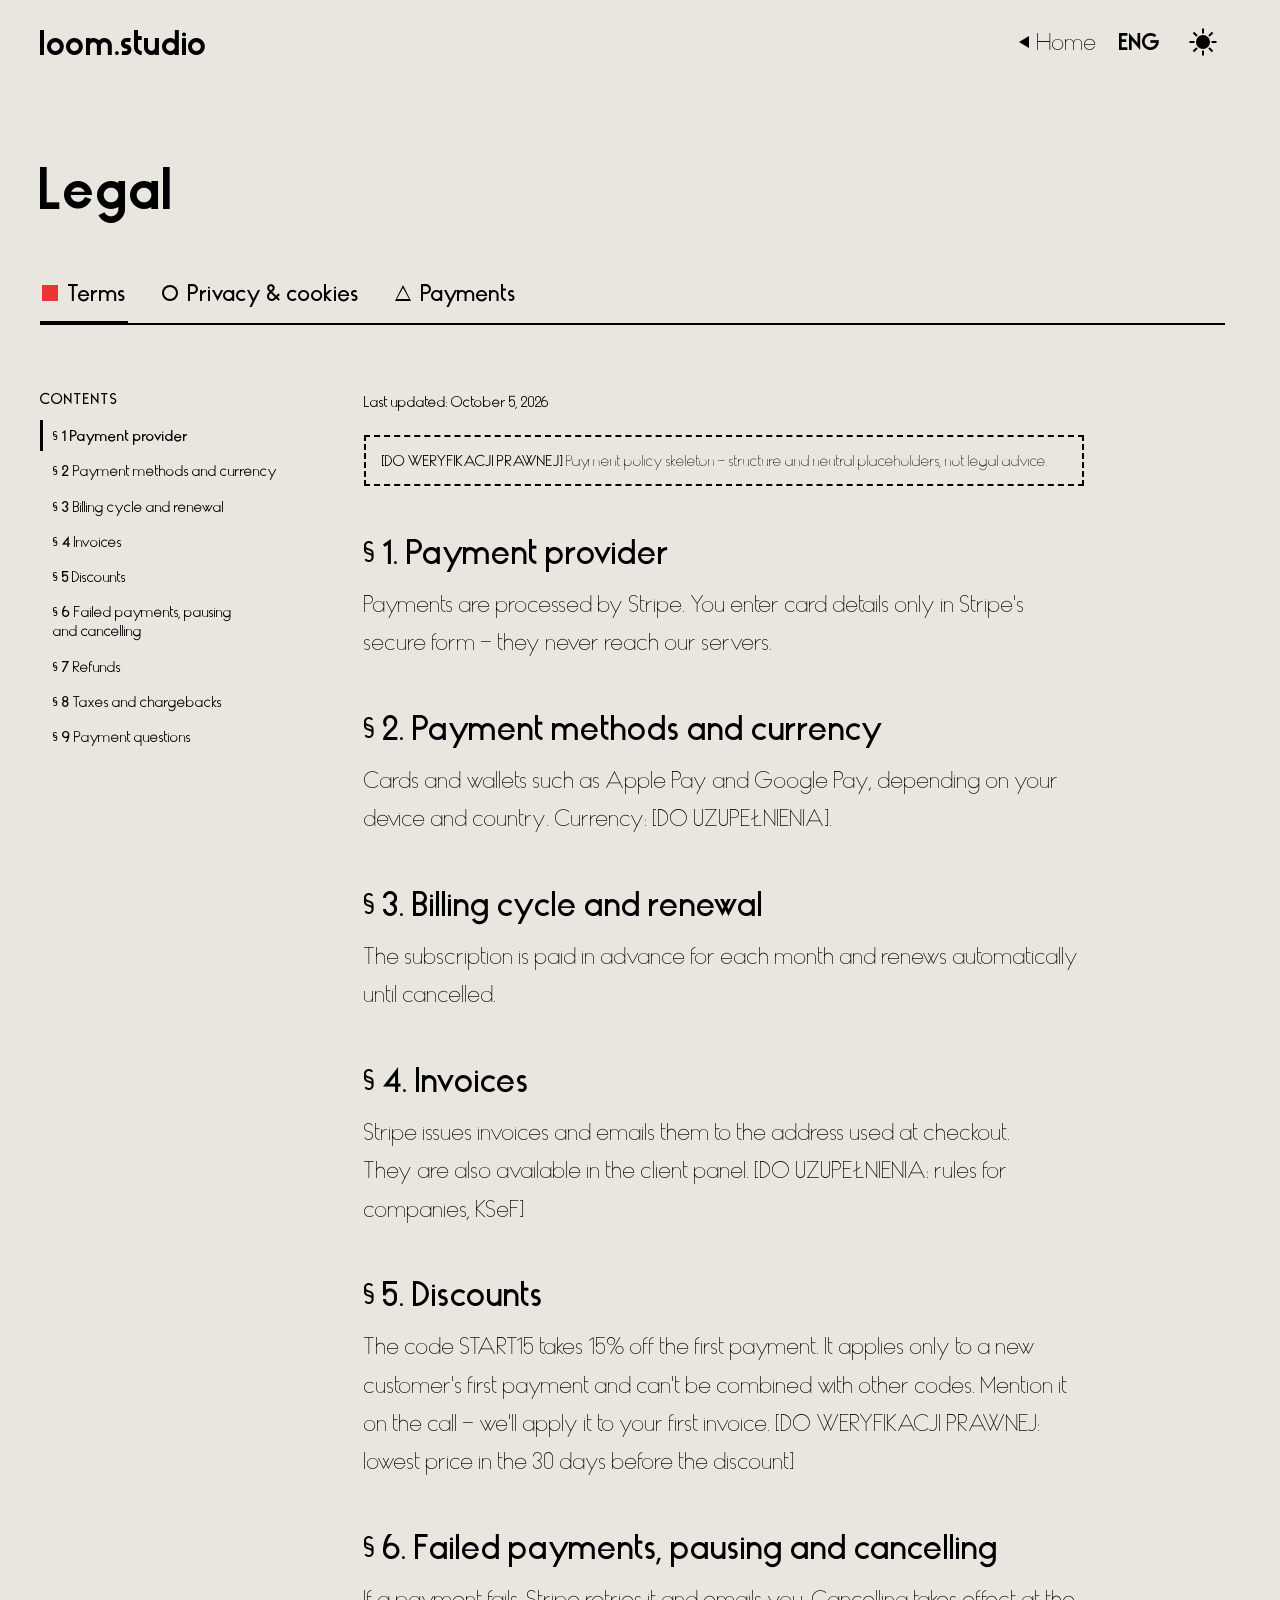
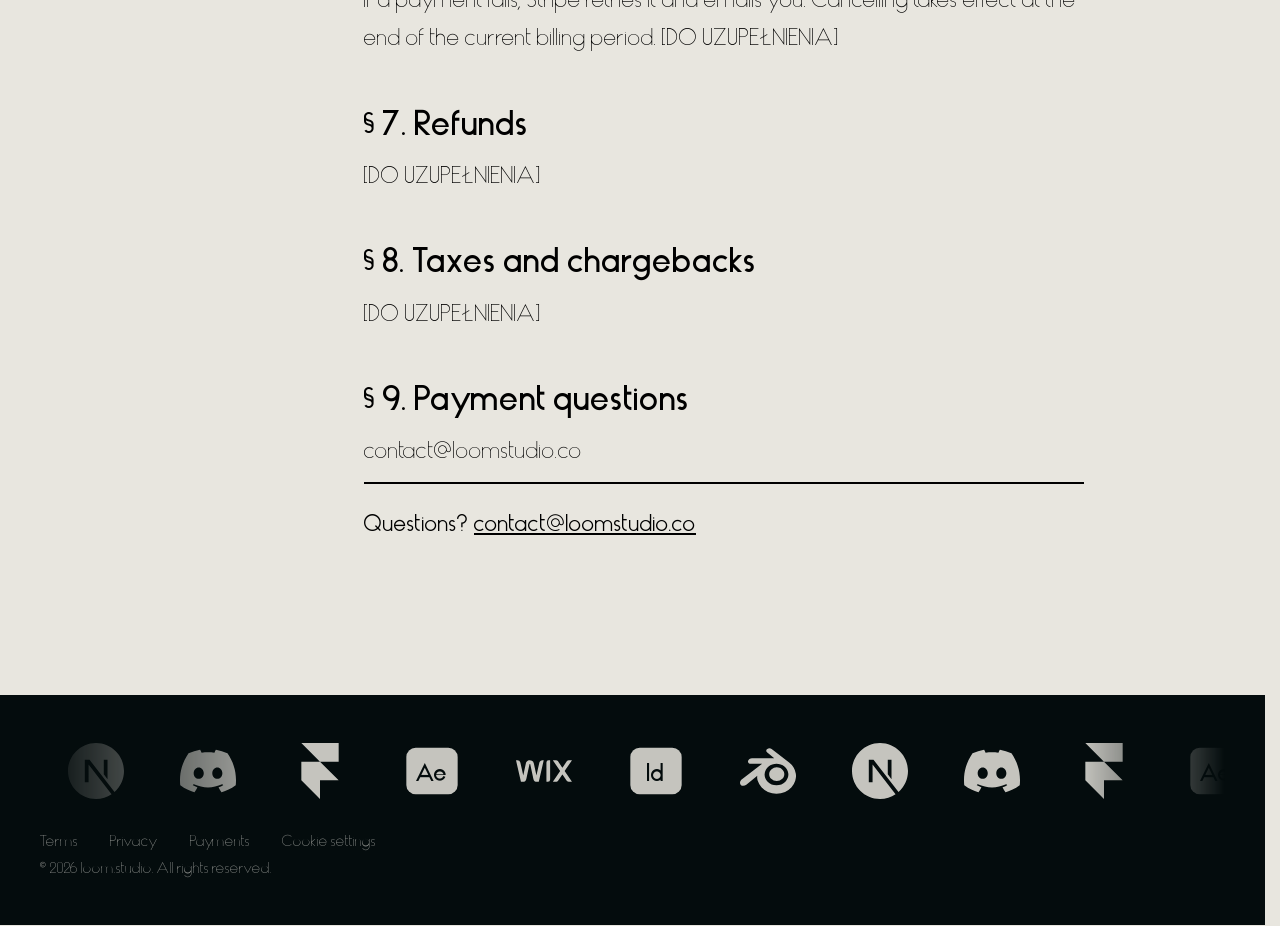
<file: en/legal/payments/index.html>
<!DOCTYPE html><html lang="en"><head><meta name="robots" content="noindex, nofollow"><meta charSet="utf-8"/><meta name="viewport" content="width=device-width, initial-scale=1, viewport-fit=cover, interactive-widget=resizes-content"/><link rel="preload" href="/fonts/haus/Haus_Light.woff2" as="font" crossorigin="" type="font/woff2"/><link rel="preload" href="/fonts/haus/Haus_Medium.woff2" as="font" crossorigin="" type="font/woff2"/><link rel="preload" href="/fonts/haus/Haus_Bold.woff2" as="font" crossorigin="" type="font/woff2"/><link rel="stylesheet" href="/_next/static/chunks/0655yzr2jfvpk.css" data-precedence="next"/><link rel="preload" as="script" fetchPriority="low" href="/_next/static/chunks/02wrqhq8fw6g7.js"/><script src="/_next/static/chunks/0mewi1sxq-9ta.js" async=""></script><script src="/_next/static/chunks/2ahlbl_1-z_ax.js" async=""></script><script src="/_next/static/chunks/1o1qnz9ob_0j0.js" async=""></script><script src="/_next/static/chunks/turbopack-165j06luc7miv.js" async=""></script><script src="/_next/static/chunks/3dgt4g434xji7.js" async=""></script><script src="/_next/static/chunks/3tiv-22ceq4hz.js" async=""></script><script src="/_next/static/chunks/31g5e54i882y_.js" async=""></script><script src="/_next/static/chunks/3ohd-735fwgtq.js" async=""></script><script src="/_next/static/chunks/2exl91ejduwth.js" async=""></script><script src="/_next/static/chunks/07lq0lc2z3i77.js" async=""></script><script src="/_next/static/chunks/3xux1x4g3wp32.js" async=""></script><meta name="theme-color" content="#e8e6df" media="(prefers-color-scheme: light)"/><meta name="theme-color" content="#000000" media="(prefers-color-scheme: dark)"/><title>Payments — Legal — loom.studio</title><meta name="description" content="Effective design for your company. One monthly subscription, one request at a time, 48-hour average delivery. Pause or cancel anytime."/><link rel="canonical" href="https://loomstudio.pl/en/legal/payments/"/><link rel="alternate" hrefLang="pl" href="https://loomstudio.pl/pl/legal/payments/"/><link rel="alternate" hrefLang="en" href="https://loomstudio.pl/en/legal/payments/"/><link rel="alternate" hrefLang="x-default" href="https://loomstudio.pl/pl/legal/payments/"/><meta name="format-detection" content="telephone=no"/><meta property="og:title" content="Effective design for your company"/><meta property="og:description" content="Effective design for your company. One monthly subscription, one request at a time, 48-hour average delivery. Pause or cancel anytime."/><meta property="og:site_name" content="loom.studio"/><meta property="og:locale" content="en_US"/><meta property="og:image" content="https://loomstudio.pl/en/opengraph-image?f67e0e8386d25677"/><meta property="og:image:type" content="image/png"/><meta property="og:image:width" content="1200"/><meta property="og:image:height" content="630"/><meta property="og:image:alt" content="loom.studio"/><meta property="og:type" content="website"/><meta name="twitter:card" content="summary_large_image"/><meta name="twitter:title" content="Effective design for your company"/><meta name="twitter:description" content="Effective design for your company. One monthly subscription, one request at a time, 48-hour average delivery. Pause or cancel anytime."/><meta name="twitter:image" content="https://loomstudio.pl/en/opengraph-image?f67e0e8386d25677"/><meta name="twitter:image:alt" content="loom.studio"/><meta name="twitter:image:type" content="image/png"/><meta name="twitter:image:width" content="1200"/><meta name="twitter:image:height" content="630"/><link rel="icon" href="/favicon.ico?favicon.432-meud4rpp1.ico" sizes="48x48" type="image/x-icon"/><link rel="icon" href="/icon.svg?icon.14hnupqt1gvew.svg" sizes="any" type="image/svg+xml"/><link rel="apple-touch-icon" href="/apple-icon.png?apple-icon.392iboz6afqmk.png" sizes="180x180" type="image/png"/><script src="/_next/static/chunks/0cz1d0mv5g_q7.js" noModule=""></script><script id="loom-head">(function(){
(function(first){
var d=document.documentElement,t=null;
try{var m=document.cookie.match(/(?:^|; )loom-theme=(light|dark)(?:;|$)/);t=m?m[1]:localStorage.getItem('loom-theme');}catch(e){}
if(t==='light'||t==='dark')d.setAttribute('data-theme',t);else d.removeAttribute('data-theme');
try{if(sessionStorage.getItem('loom:hero-seen'))d.setAttribute('data-hero-seen','');else if(first)sessionStorage.setItem('loom:hero-seen','1');}catch(e){}
d.setAttribute('data-js','');
})(true);
var d=document.documentElement;
if(window.CSS&&CSS.supports&&CSS.supports('scroll-initial-target','nearest'))return;
var done=false;
function start(){var end=document.querySelector('[data-carousel-end]');if(!end)return false;var track=end.parentElement,s=track&&track.querySelector('[data-carousel-start]');if(s){track.scrollLeft=s.offsetLeft;}return true;}
var mo=new MutationObserver(function(){if(!done&&start()){done=true;mo.disconnect();}});
mo.observe(d,{childList:true,subtree:true});
document.addEventListener('DOMContentLoaded',function(){if(!done){start();}mo.disconnect();});
})();</script></head><body><div hidden=""><!--$--><!--/$--></div><svg width="0" height="0" aria-hidden="true" focusable="false" style="position:absolute;overflow:hidden"><symbol id="si-nextjs" viewBox="0 0 24 24"><path d="M18.665 21.978C16.758 23.255 14.465 24 12 24 5.377 24 0 18.623 0 12S5.377 0 12 0s12 5.377 12 12c0 3.583-1.574 6.801-4.067 9.001L9.219 7.2H7.2v9.596h1.615V9.251l9.85 12.727Zm-3.332-8.533 1.6 2.061V7.2h-1.6v6.245Z" fill="currentColor"></path></symbol><symbol id="si-discord" viewBox="0 0 24 24"><path d="M20.317 4.3698a19.7913 19.7913 0 00-4.8851-1.5152.0741.0741 0 00-.0785.0371c-.211.3753-.4447.8648-.6083 1.2495-1.8447-.2762-3.68-.2762-5.4868 0-.1636-.3933-.4058-.8742-.6177-1.2495a.077.077 0 00-.0785-.037 19.7363 19.7363 0 00-4.8852 1.515.0699.0699 0 00-.0321.0277C.5334 9.0458-.319 13.5799.0992 18.0578a.0824.0824 0 00.0312.0561c2.0528 1.5076 4.0413 2.4228 5.9929 3.0294a.0777.0777 0 00.0842-.0276c.4616-.6304.8731-1.2952 1.226-1.9942a.076.076 0 00-.0416-.1057c-.6528-.2476-1.2743-.5495-1.8722-.8923a.077.077 0 01-.0076-.1277c.1258-.0943.2517-.1923.3718-.2914a.0743.0743 0 01.0776-.0105c3.9278 1.7933 8.18 1.7933 12.0614 0a.0739.0739 0 01.0785.0095c.1202.099.246.1981.3728.2924a.077.077 0 01-.0066.1276 12.2986 12.2986 0 01-1.873.8914.0766.0766 0 00-.0407.1067c.3604.698.7719 1.3628 1.225 1.9932a.076.076 0 00.0842.0286c1.961-.6067 3.9495-1.5219 6.0023-3.0294a.077.077 0 00.0313-.0552c.5004-5.177-.8382-9.6739-3.5485-13.6604a.061.061 0 00-.0312-.0286zM8.02 15.3312c-1.1825 0-2.1569-1.0857-2.1569-2.419 0-1.3332.9555-2.4189 2.157-2.4189 1.2108 0 2.1757 1.0952 2.1568 2.419 0 1.3332-.9555 2.4189-2.1569 2.4189zm7.9748 0c-1.1825 0-2.1569-1.0857-2.1569-2.419 0-1.3332.9554-2.4189 2.1569-2.4189 1.2108 0 2.1757 1.0952 2.1568 2.419 0 1.3332-.946 2.4189-2.1568 2.4189Z" fill="currentColor"></path></symbol><symbol id="si-framer" viewBox="0 0 24 24"><path d="M4 0h16v8h-8zM4 8h8l8 8H4zM4 16h8v8z" fill="currentColor"></path></symbol><symbol id="si-wix" viewBox="0 0 24 24"><path d="m0 7.354 2.113 9.292h.801a1.54 1.54 0 0 0 1.506-1.218l1.351-6.34a.171.171 0 0 1 .167-.137c.08 0 .15.058.167.137l1.352 6.34a1.54 1.54 0 0 0 1.506 1.218h.805l2.113-9.292h-.565c-.62 0-1.159.43-1.296 1.035l-1.26 5.545-1.106-5.176a1.76 1.76 0 0 0-2.19-1.324c-.639.176-1.113.716-1.251 1.365l-1.094 5.127-1.26-5.537A1.33 1.33 0 0 0 .563 7.354H0zm13.992 0a.951.951 0 0 0-.951.95v8.342h.635a.952.952 0 0 0 .951-.95V7.353h-.635zm1.778 0 3.158 4.66-3.14 4.632h1.325c.368 0 .712-.181.918-.486l1.756-2.59a.12.12 0 0 1 .197 0l1.754 2.59c.206.305.55.486.918.486h1.326l-3.14-4.632L24 7.354h-1.326c-.368 0-.712.181-.918.486l-1.772 2.617a.12.12 0 0 1-.197 0L18.014 7.84a1.108 1.108 0 0 0-.918-.486H15.77z" fill="currentColor"></path></symbol><symbol id="si-blender" viewBox="0 0 24 24"><path d="M12.51 13.214c.046-.8.438-1.506 1.03-2.006a3.424 3.424 0 0 1 2.212-.79c.85 0 1.631.3 2.211.79.592.5.983 1.206 1.028 2.005.045.823-.285 1.586-.865 2.153a3.389 3.389 0 0 1-2.374.938 3.393 3.393 0 0 1-2.376-.938c-.58-.567-.91-1.33-.865-2.152M7.35 14.831c.006.314.106.922.256 1.398a7.372 7.372 0 0 0 1.593 2.757 8.227 8.227 0 0 0 2.787 2.001 8.947 8.947 0 0 0 3.66.76 8.964 8.964 0 0 0 3.657-.772 8.285 8.285 0 0 0 2.785-2.01 7.428 7.428 0 0 0 1.592-2.762 6.964 6.964 0 0 0 .25-3.074 7.123 7.123 0 0 0-1.016-2.779 7.764 7.764 0 0 0-1.852-2.043h.002L13.566 2.55l-.02-.015c-.492-.378-1.319-.376-1.86.002-.547.382-.609 1.015-.123 1.415l-.001.001 3.126 2.543-9.53.01h-.013c-.788.001-1.545.518-1.695 1.172-.154.665.38 1.217 1.2 1.22V8.9l4.83-.01-8.62 6.617-.034.025c-.813.622-1.075 1.658-.563 2.313.52.667 1.625.668 2.447.004L7.414 14s-.069.52-.063.831zm12.09 1.741c-.97.988-2.326 1.548-3.795 1.55-1.47.004-2.827-.552-3.797-1.538a4.51 4.51 0 0 1-1.036-1.622 4.282 4.282 0 0 1 .282-3.519 4.702 4.702 0 0 1 1.153-1.371c.942-.768 2.141-1.183 3.396-1.185 1.256-.002 2.455.41 3.398 1.175.48.391.87.854 1.152 1.367a4.28 4.28 0 0 1 .522 1.706 4.236 4.236 0 0 1-.239 1.811 4.54 4.54 0 0 1-1.035 1.626" fill="currentColor"></path></symbol><symbol id="si-figma" viewBox="0 0 24 24"><path d="M15.852 8.981h-4.588V0h4.588c2.476 0 4.49 2.014 4.49 4.49s-2.014 4.491-4.49 4.491zM12.735 7.51h3.117c1.665 0 3.019-1.355 3.019-3.019s-1.355-3.019-3.019-3.019h-3.117V7.51zm0 1.471H8.148c-2.476 0-4.49-2.014-4.49-4.49S5.672 0 8.148 0h4.588v8.981zm-4.587-7.51c-1.665 0-3.019 1.355-3.019 3.019s1.354 3.02 3.019 3.02h3.117V1.471H8.148zm4.587 15.019H8.148c-2.476 0-4.49-2.014-4.49-4.49s2.014-4.49 4.49-4.49h4.588v8.98zM8.148 8.981c-1.665 0-3.019 1.355-3.019 3.019s1.355 3.019 3.019 3.019h3.117V8.981H8.148zM8.172 24c-2.489 0-4.515-2.014-4.515-4.49s2.014-4.49 4.49-4.49h4.588v4.441c0 2.503-2.047 4.539-4.563 4.539zm-.024-7.51a3.023 3.023 0 0 0-3.019 3.019c0 1.665 1.365 3.019 3.044 3.019 1.705 0 3.093-1.376 3.093-3.068v-2.97H8.148zm7.704 0h-.098c-2.476 0-4.49-2.014-4.49-4.49s2.014-4.49 4.49-4.49h.098c2.476 0 4.49 2.014 4.49 4.49s-2.014 4.49-4.49 4.49zm-.097-7.509c-1.665 0-3.019 1.355-3.019 3.019s1.355 3.019 3.019 3.019h.098c1.665 0 3.019-1.355 3.019-3.019s-1.355-3.019-3.019-3.019h-.098z" fill="currentColor"></path></symbol><symbol id="si-instagram" viewBox="0 0 24 24"><path d="M7.0301.084c-1.2768.0602-2.1487.264-2.911.5634-.7888.3075-1.4575.72-2.1228 1.3877-.6652.6677-1.075 1.3368-1.3802 2.127-.2954.7638-.4956 1.6365-.552 2.914-.0564 1.2775-.0689 1.6882-.0626 4.947.0062 3.2586.0206 3.6671.0825 4.9473.061 1.2765.264 2.1482.5635 2.9107.308.7889.72 1.4573 1.388 2.1228.6679.6655 1.3365 1.0743 2.1285 1.38.7632.295 1.6361.4961 2.9134.552 1.2773.056 1.6884.069 4.9462.0627 3.2578-.0062 3.668-.0207 4.9478-.0814 1.28-.0607 2.147-.2652 2.9098-.5633.7889-.3086 1.4578-.72 2.1228-1.3881.665-.6682 1.0745-1.3378 1.3795-2.1284.2957-.7632.4966-1.636.552-2.9124.056-1.2809.0692-1.6898.063-4.948-.0063-3.2583-.021-3.6668-.0817-4.9465-.0607-1.2797-.264-2.1487-.5633-2.9117-.3084-.7889-.72-1.4568-1.3876-2.1228C21.2982 1.33 20.628.9208 19.8378.6165 19.074.321 18.2017.1197 16.9244.0645 15.6471.0093 15.236-.005 11.977.0014 8.718.0076 8.31.0215 7.0301.0839m.1402 21.6932c-1.17-.0509-1.8053-.2453-2.2287-.408-.5606-.216-.96-.4771-1.3819-.895-.422-.4178-.6811-.8186-.9-1.378-.1644-.4234-.3624-1.058-.4171-2.228-.0595-1.2645-.072-1.6442-.079-4.848-.007-3.2037.0053-3.583.0607-4.848.05-1.169.2456-1.805.408-2.2282.216-.5613.4762-.96.895-1.3816.4188-.4217.8184-.6814 1.3783-.9003.423-.1651 1.0575-.3614 2.227-.4171 1.2655-.06 1.6447-.072 4.848-.079 3.2033-.007 3.5835.005 4.8495.0608 1.169.0508 1.8053.2445 2.228.408.5608.216.96.4754 1.3816.895.4217.4194.6816.8176.9005 1.3787.1653.4217.3617 1.056.4169 2.2263.0602 1.2655.0739 1.645.0796 4.848.0058 3.203-.0055 3.5834-.061 4.848-.051 1.17-.245 1.8055-.408 2.2294-.216.5604-.4763.96-.8954 1.3814-.419.4215-.8181.6811-1.3783.9-.4224.1649-1.0577.3617-2.2262.4174-1.2656.0595-1.6448.072-4.8493.079-3.2045.007-3.5825-.006-4.848-.0608M16.953 5.5864A1.44 1.44 0 1 0 18.39 4.144a1.44 1.44 0 0 0-1.437 1.4424M5.8385 12.012c.0067 3.4032 2.7706 6.1557 6.173 6.1493 3.4026-.0065 6.157-2.7701 6.1506-6.1733-.0065-3.4032-2.771-6.1565-6.174-6.1498-3.403.0067-6.156 2.771-6.1496 6.1738M8 12.0077a4 4 0 1 1 4.008 3.9921A3.9996 3.9996 0 0 1 8 12.0077" fill="currentColor"></path></symbol><symbol id="si-facebook" viewBox="0 0 24 24"><path d="M9.101 23.691v-7.98H6.627v-3.667h2.474v-1.58c0-4.085 1.848-5.978 5.858-5.978.401 0 .955.042 1.468.103a8.68 8.68 0 0 1 1.141.195v3.325a8.623 8.623 0 0 0-.653-.036 26.805 26.805 0 0 0-.733-.009c-.707 0-1.259.096-1.675.309a1.686 1.686 0 0 0-.679.622c-.258.42-.374.995-.374 1.752v1.297h3.919l-.386 2.103-.287 1.564h-3.246v8.245C19.396 23.238 24 18.179 24 12.044c0-6.627-5.373-12-12-12s-12 5.373-12 12c0 5.628 3.874 10.35 9.101 11.647Z" fill="currentColor"></path></symbol><symbol id="si-github" viewBox="0 0 24 24"><path d="M12 .297c-6.63 0-12 5.373-12 12 0 5.303 3.438 9.8 8.205 11.385.6.113.82-.258.82-.577 0-.285-.01-1.04-.015-2.04-3.338.724-4.042-1.61-4.042-1.61C4.422 18.07 3.633 17.7 3.633 17.7c-1.087-.744.084-.729.084-.729 1.205.084 1.838 1.236 1.838 1.236 1.07 1.835 2.809 1.305 3.495.998.108-.776.417-1.305.76-1.605-2.665-.3-5.466-1.332-5.466-5.93 0-1.31.465-2.38 1.235-3.22-.135-.303-.54-1.523.105-3.176 0 0 1.005-.322 3.3 1.23.96-.267 1.98-.399 3-.405 1.02.006 2.04.138 3 .405 2.28-1.552 3.285-1.23 3.285-1.23.645 1.653.24 2.873.12 3.176.765.84 1.23 1.91 1.23 3.22 0 4.61-2.805 5.625-5.475 5.92.42.36.81 1.096.81 2.22 0 1.606-.015 2.896-.015 3.286 0 .315.21.69.825.57C20.565 22.092 24 17.592 24 12.297c0-6.627-5.373-12-12-12" fill="currentColor"></path></symbol><symbol id="si-x" viewBox="0 0 24 24"><path d="M14.234 10.162 22.977 0h-2.072l-7.591 8.824L7.251 0H.258l9.168 13.343L.258 24H2.33l8.016-9.318L16.749 24h6.993zm-2.837 3.299-.929-1.329L3.076 1.56h3.182l5.965 8.532.929 1.329 7.754 11.09h-3.182z" fill="currentColor"></path></symbol><symbol id="si-behance" viewBox="0 0 24 24"><path d="M16.969 16.927a2.561 2.561 0 0 0 1.901.677 2.501 2.501 0 0 0 1.531-.475c.362-.235.636-.584.779-.99h2.585a5.091 5.091 0 0 1-1.9 2.896 5.292 5.292 0 0 1-3.091.88 5.839 5.839 0 0 1-2.284-.433 4.871 4.871 0 0 1-1.723-1.211 5.657 5.657 0 0 1-1.08-1.874 7.057 7.057 0 0 1-.383-2.393c-.005-.8.129-1.595.396-2.349a5.313 5.313 0 0 1 5.088-3.604 4.87 4.87 0 0 1 2.376.563c.661.362 1.231.87 1.668 1.485a6.2 6.2 0 0 1 .943 2.133c.194.821.263 1.666.205 2.508h-7.699c-.063.79.184 1.574.688 2.187ZM6.947 4.084a8.065 8.065 0 0 1 1.928.198 4.29 4.29 0 0 1 1.49.638c.418.303.748.711.958 1.182.241.579.357 1.203.341 1.83a3.506 3.506 0 0 1-.506 1.961 3.726 3.726 0 0 1-1.503 1.287 3.588 3.588 0 0 1 2.027 1.437c.464.747.697 1.615.67 2.494a4.593 4.593 0 0 1-.423 2.032 3.945 3.945 0 0 1-1.163 1.413 5.114 5.114 0 0 1-1.683.807 7.135 7.135 0 0 1-1.928.259H0V4.084h6.947Zm-.235 12.9c.308.004.616-.029.916-.099a2.18 2.18 0 0 0 .766-.332c.228-.158.411-.371.534-.619.142-.317.208-.663.191-1.009a2.08 2.08 0 0 0-.642-1.715 2.618 2.618 0 0 0-1.696-.505h-3.54v4.279h3.471Zm13.635-5.967a2.13 2.13 0 0 0-1.654-.619 2.336 2.336 0 0 0-1.163.259 2.474 2.474 0 0 0-.738.62 2.359 2.359 0 0 0-.396.792c-.074.239-.12.485-.137.734h4.769a3.239 3.239 0 0 0-.679-1.785l-.002-.001Zm-13.813-.648a2.254 2.254 0 0 0 1.423-.433c.399-.355.607-.88.56-1.413a1.916 1.916 0 0 0-.178-.891 1.298 1.298 0 0 0-.495-.533 1.851 1.851 0 0 0-.711-.274 3.966 3.966 0 0 0-.835-.073H3.241v3.631h3.293v-.014ZM21.62 5.122h-5.976v1.527h5.976V5.122Z" fill="currentColor"></path></symbol><symbol id="si-dribbble" viewBox="0 0 24 24"><path d="M12 24C5.385 24 0 18.615 0 12S5.385 0 12 0s12 5.385 12 12-5.385 12-12 12zm10.12-10.358c-.35-.11-3.17-.953-6.384-.438 1.34 3.684 1.887 6.684 1.992 7.308 2.3-1.555 3.936-4.02 4.395-6.87zm-6.115 7.808c-.153-.9-.75-4.032-2.19-7.77l-.066.02c-5.79 2.015-7.86 6.025-8.04 6.4 1.73 1.358 3.92 2.166 6.29 2.166 1.42 0 2.77-.29 4-.814zm-11.62-2.58c.232-.4 3.045-5.055 8.332-6.765.135-.045.27-.084.405-.12-.26-.585-.54-1.167-.832-1.74C7.17 11.775 2.206 11.71 1.756 11.7l-.004.312c0 2.633.998 5.037 2.634 6.855zm-2.42-8.955c.46.008 4.683.026 9.477-1.248-1.698-3.018-3.53-5.558-3.8-5.928-2.868 1.35-5.01 3.99-5.676 7.17zM9.6 2.052c.282.38 2.145 2.914 3.822 6 3.645-1.365 5.19-3.44 5.373-3.702-1.81-1.61-4.19-2.586-6.795-2.586-.825 0-1.63.1-2.4.285zm10.335 3.483c-.218.29-1.935 2.493-5.724 4.04.24.49.47.985.68 1.486.08.18.15.36.22.53 3.41-.43 6.8.26 7.14.33-.02-2.42-.88-4.64-2.31-6.38z" fill="currentColor"></path></symbol><symbol id="si-linktree" viewBox="0 0 24 24"><path d="m13.73635 5.85251 4.00467-4.11665 2.3248 2.3808-4.20064 4.00466h5.9085v3.30473h-5.9365l4.22865 4.10766-2.3248 2.3338L12.0005 12.099l-5.74052 5.76852-2.3248-2.3248 4.22864-4.10766h-5.9375V8.12132h5.9085L3.93417 4.11666l2.3248-2.3808 4.00468 4.11665V0h3.4727zm-3.4727 10.30614h3.4727V24h-3.4727z" fill="currentColor"></path></symbol><symbol id="si-trello" viewBox="0 0 24 24"><path d="M21.147 0H2.853A2.86 2.86 0 000 2.853v18.294A2.86 2.86 0 002.853 24h18.294A2.86 2.86 0 0024 21.147V2.853A2.86 2.86 0 0021.147 0zM10.34 17.287a.953.953 0 01-.953.953h-4a.954.954 0 01-.954-.953V5.38a.953.953 0 01.954-.953h4a.954.954 0 01.953.953zm9.233-5.467a.944.944 0 01-.953.947h-4a.947.947 0 01-.953-.947V5.38a.953.953 0 01.953-.953h4a.954.954 0 01.953.953z" fill="currentColor"></path></symbol></svg><a href="#main" class="skip-link">Skip to content</a><div id="popup-slot"></div><header class="legal-head wrap"><a class="logo legal-head__logo" href="/en/">loom.studio</a><div class="legal-head__end"><a class="legal-head__home back-link" href="/en/"><svg class="tri tri--left " width="10" height="12" viewBox="0 0 10 12" aria-hidden="true" focusable="false" style="rotate:180deg"><path d="M0 0 10 6 0 12Z" fill="currentColor"></path></svg>Home</a><div class="lang lang--end " data-state="closed"><button type="button" class="lang__toggle" aria-expanded="false" aria-controls="lang-R2jiucivb" aria-label="Language: English. Change language"><span class="lang__line"><span class="lang__txt ">ENG</span></span></button><ul id="lang-R2jiucivb" class="lang__list" hidden="" role="list"><li style="--i:0"><a class="lang__opt" href="/pl/legal/payments/" lang="pl" hrefLang="pl" aria-label="Polski"><span class="lang__line"><span class="lang__txt">PL</span><span class="lang__txt lang__txt--copy" aria-hidden="true">PL</span></span></a></li></ul></div><button type="button" aria-label="Switch to dark mode" title="Switch to dark mode" class="theme-toggle theme-toggle--ink" data-state="unknown"><svg class="theme-toggle__icon" viewBox="0 0 30 30" width="30" height="30" aria-hidden="true" focusable="false"><mask id="theme-moon-legal" maskUnits="userSpaceOnUse" x="0" y="0" width="30" height="30"><rect width="30" height="30" fill="#fff"></rect><circle class="theme-toggle__bite" cx="21" cy="11" r="9" fill="#000"></circle></mask><g transform="rotate(0 15 15)"><rect class="theme-toggle__ray" x="14" y="1.5" width="2" height="5" style="--i:0"></rect></g><g transform="rotate(45 15 15)"><rect class="theme-toggle__ray" x="14" y="1.5" width="2" height="5" style="--i:1"></rect></g><g transform="rotate(90 15 15)"><rect class="theme-toggle__ray" x="14" y="1.5" width="2" height="5" style="--i:2"></rect></g><g transform="rotate(135 15 15)"><rect class="theme-toggle__ray" x="14" y="1.5" width="2" height="5" style="--i:3"></rect></g><g transform="rotate(180 15 15)"><rect class="theme-toggle__ray" x="14" y="1.5" width="2" height="5" style="--i:4"></rect></g><g transform="rotate(225 15 15)"><rect class="theme-toggle__ray" x="14" y="1.5" width="2" height="5" style="--i:5"></rect></g><g transform="rotate(270 15 15)"><rect class="theme-toggle__ray" x="14" y="1.5" width="2" height="5" style="--i:6"></rect></g><g transform="rotate(315 15 15)"><rect class="theme-toggle__ray" x="14" y="1.5" width="2" height="5" style="--i:7"></rect></g><circle class="theme-toggle__disc" cx="15" cy="15" r="11" mask="url(#theme-moon-legal)"></circle></svg></button></div></header><main id="main" tabindex="-1" class="legal wrap"><h1 class="legal__title">Legal</h1><nav class="legal__tabs" aria-label="Documents"><div class="legal__tabs-row"><ul role="list"><li><a class="legal__tab" data-shape="square" aria-current="page" href="/en/legal/terms/"><span class="legal__tab-shape" aria-hidden="true"></span>Terms</a></li><li><a class="legal__tab" data-shape="circle" href="/en/legal/privacy/"><span class="legal__tab-shape" aria-hidden="true"></span>Privacy &amp; cookies</a></li><li><a class="legal__tab" data-shape="triangle" href="/en/legal/payments/"><span class="legal__tab-shape" aria-hidden="true"></span>Payments</a></li></ul><span class="legal__tab-line" aria-hidden="true"></span></div></nav><div class="legal__layout"><article class="legal__body"><p class="legal__updated">Last updated: October 5, 2026</p><blockquote>
<p><strong>[DO WERYFIKACJI PRAWNEJ]</strong> Payment policy skeleton — structure and neutral placeholders, not legal advice.</p>
</blockquote>
<h2 id="payment-provider">Payment provider</h2>
<p>Payments are processed by Stripe. You enter card details only in Stripe&#x27;s secure form — they never reach our servers.</p>
<h2 id="payment-methods-and-currency">Payment methods and currency</h2>
<p>Cards and wallets such as Apple Pay and Google Pay, depending on your device and country. Currency: [DO UZUPEŁNIENIA].</p>
<h2 id="billing-cycle-and-renewal">Billing cycle and renewal</h2>
<p>The subscription is paid in advance for each month and renews automatically until cancelled.</p>
<h2 id="invoices">Invoices</h2>
<p>Stripe issues invoices and emails them to the address used at checkout. They are also available in the client panel. [DO UZUPEŁNIENIA: rules for companies, KSeF]</p>
<h2 id="rabaty">Discounts</h2>
<p>The code START15 takes 15% off the first payment. It applies only to a new customer&#x27;s first payment and can&#x27;t be combined with other codes. Mention it on the call — we&#x27;ll apply it to your first invoice. [DO WERYFIKACJI PRAWNEJ: lowest price in the 30 days before the discount]</p>
<h2 id="failed-payments-pausing-and-cancelling">Failed payments, pausing and cancelling</h2>
<p>If a payment fails, Stripe retries it and emails you. Cancelling takes effect at the end of the current billing period. [DO UZUPEŁNIENIA]</p>
<h2 id="refunds">Refunds</h2>
<p>[DO UZUPEŁNIENIA]</p>
<h2 id="taxes-and-chargebacks">Taxes and chargebacks</h2>
<p>[DO UZUPEŁNIENIA]</p>
<h2 id="payment-questions">Payment questions</h2>
<p>contact@loomstudio.co</p><p class="legal__questions">Questions?<!-- --> <a href="mailto:contact@loomstudio.co">contact@loomstudio.co</a></p></article></div><!--$--><!--/$--></main><div class="contact__block contact__block--footer"><footer class="footer"><nav class="footer__legal" aria-label="Legal"><a href="/en/legal/terms/">Terms</a><a href="/en/legal/privacy/">Privacy</a><a href="/en/legal/payments/">Payments</a><button type="button" class="footer__link">Cookie settings</button><p class="footer__rights">© 2026 loom.studio. All rights reserved.</p></nav><div class="marquee marquee--light footer__marquee" data-watch="true"><div class="marquee__viewport"><ul class="marquee__track" aria-label="Tools we work with"><li class="marquee__item"><svg viewBox="0 0 24 24" width="56" height="56" focusable="false" aria-hidden="true"><use href="#si-nextjs"></use></svg><span class="sr-only">Next.js</span></li><li class="marquee__item"><svg viewBox="0 0 24 24" width="56" height="56" focusable="false" aria-hidden="true"><use href="#si-discord"></use></svg><span class="sr-only">Discord</span></li><li class="marquee__item"><svg viewBox="0 0 24 24" width="56" height="56" focusable="false" aria-hidden="true"><use href="#si-framer"></use></svg><span class="sr-only">Framer</span></li><li class="marquee__item"><svg viewBox="0 0 24 24" width="56" height="56" focusable="false" aria-hidden="true"><rect x="1" y="2" width="22" height="20" rx="4" fill="currentColor"></rect><text x="12" y="16.2" text-anchor="middle" font-size="10.5" font-weight="500" fill="var(--icon-knockout, #000)" style="font-family:var(--font-sans)">Ae</text></svg><span class="sr-only">After Effects</span></li><li class="marquee__item"><svg viewBox="0 0 24 24" width="56" height="56" focusable="false" aria-hidden="true"><use href="#si-wix"></use></svg><span class="sr-only">Wix</span></li><li class="marquee__item"><svg viewBox="0 0 24 24" width="56" height="56" focusable="false" aria-hidden="true"><rect x="1" y="2" width="22" height="20" rx="4" fill="currentColor"></rect><text x="12" y="16.2" text-anchor="middle" font-size="10.5" font-weight="500" fill="var(--icon-knockout, #000)" style="font-family:var(--font-sans)">Id</text></svg><span class="sr-only">InDesign</span></li><li class="marquee__item"><svg viewBox="0 0 24 24" width="56" height="56" focusable="false" aria-hidden="true"><use href="#si-blender"></use></svg><span class="sr-only">Blender</span></li><li class="marquee__item" aria-hidden="true"><svg viewBox="0 0 24 24" width="56" height="56" focusable="false" aria-hidden="true"><use href="#si-nextjs"></use></svg><span class="sr-only">Next.js</span></li><li class="marquee__item" aria-hidden="true"><svg viewBox="0 0 24 24" width="56" height="56" focusable="false" aria-hidden="true"><use href="#si-discord"></use></svg><span class="sr-only">Discord</span></li><li class="marquee__item" aria-hidden="true"><svg viewBox="0 0 24 24" width="56" height="56" focusable="false" aria-hidden="true"><use href="#si-framer"></use></svg><span class="sr-only">Framer</span></li><li class="marquee__item" aria-hidden="true"><svg viewBox="0 0 24 24" width="56" height="56" focusable="false" aria-hidden="true"><rect x="1" y="2" width="22" height="20" rx="4" fill="currentColor"></rect><text x="12" y="16.2" text-anchor="middle" font-size="10.5" font-weight="500" fill="var(--icon-knockout, #000)" style="font-family:var(--font-sans)">Ae</text></svg><span class="sr-only">After Effects</span></li><li class="marquee__item" aria-hidden="true"><svg viewBox="0 0 24 24" width="56" height="56" focusable="false" aria-hidden="true"><use href="#si-wix"></use></svg><span class="sr-only">Wix</span></li><li class="marquee__item" aria-hidden="true"><svg viewBox="0 0 24 24" width="56" height="56" focusable="false" aria-hidden="true"><rect x="1" y="2" width="22" height="20" rx="4" fill="currentColor"></rect><text x="12" y="16.2" text-anchor="middle" font-size="10.5" font-weight="500" fill="var(--icon-knockout, #000)" style="font-family:var(--font-sans)">Id</text></svg><span class="sr-only">InDesign</span></li><li class="marquee__item" aria-hidden="true"><svg viewBox="0 0 24 24" width="56" height="56" focusable="false" aria-hidden="true"><use href="#si-blender"></use></svg><span class="sr-only">Blender</span></li></ul></div></div></footer></div><div class="toast-region" role="status" aria-live="polite"></div><!--$!--><template data-dgst="BAILOUT_TO_CLIENT_SIDE_RENDERING"></template><!--/$--><!--$!--><template data-dgst="BAILOUT_TO_CLIENT_SIDE_RENDERING"></template><!--/$--><script src="/_next/static/chunks/02wrqhq8fw6g7.js" id="_R_" async=""></script><script>(self.__next_f=self.__next_f||[]).push([0])</script><script>self.__next_f.push([1,"1:\"$Sreact.fragment\"\n2:I[77680,[\"/_next/static/chunks/3dgt4g434xji7.js\"],\"default\"]\n3:I[36246,[\"/_next/static/chunks/3dgt4g434xji7.js\"],\"default\"]\n4:I[31578,[\"/_next/static/chunks/3dgt4g434xji7.js\",\"/_next/static/chunks/3tiv-22ceq4hz.js\"],\"\"]\n8:I[96523,[\"/_next/static/chunks/3dgt4g434xji7.js\"],\"OutletBoundary\"]\n9:\"$Sreact.suspense\"\nc:I[96523,[\"/_next/static/chunks/3dgt4g434xji7.js\"],\"ViewportBoundary\"]\ne:I[96523,[\"/_next/static/chunks/3dgt4g434xji7.js\"],\"MetadataBoundary\"]\n10:I[21759,[\"/_next/static/chunks/3dgt4g434xji7.js\"],\"default\",1]\n:HL[\"/_next/static/chunks/0655yzr2jfvpk.css\",\"style\"]\nb:X\n"])</script><script>self.__next_f.push([1,"0:{\"P\":null,\"c\":[\"\",\"en\",\"legal\",\"payments\",\"\"],\"q\":\"\",\"i\":false,\"f\":[[[\"\",{\"children\":[[\"locale\",\"en\",\"d\",[]],{\"children\":[\"legal\",{\"children\":[[\"doc\",\"payments\",\"d\",[]],{\"children\":[\"__PAGE__\",{},\"$undefined\",\"$undefined\",4608]},\"$undefined\",\"$undefined\",4608]},\"$undefined\",\"$undefined\",4608]},\"$undefined\",\"$undefined\",4608]},\"$undefined\",\"$undefined\",4624],[[\"$\",\"$1\",\"c\",{\"children\":[[[\"$\",\"link\",\"0\",{\"rel\":\"stylesheet\",\"href\":\"/_next/static/chunks/0655yzr2jfvpk.css\",\"precedence\":\"next\",\"crossOrigin\":\"$undefined\",\"nonce\":\"$undefined\"}],[\"$\",\"script\",\"script-0\",{\"src\":\"/_next/static/chunks/3dgt4g434xji7.js\",\"async\":true,\"nonce\":\"$undefined\"}]],[\"$\",\"$L2\",null,{\"parallelRouterKey\":\"children\",\"error\":\"$undefined\",\"errorStyles\":\"$undefined\",\"errorScripts\":\"$undefined\",\"template\":[\"$\",\"$L3\",null,{}],\"templateStyles\":\"$undefined\",\"templateScripts\":\"$undefined\",\"notFound\":[[\"$\",\"html\",null,{\"lang\":\"pl\",\"children\":[\"$\",\"body\",null,{\"className\":\"grid min-h-svh place-items-center bg-paper p-6 text-ink\",\"children\":[\"$\",\"main\",null,{\"className\":\"text-center\",\"children\":[[\"$\",\"h1\",null,{\"className\":\"text-d font-bold\",\"children\":\"404\"}],[\"$\",\"p\",null,{\"className\":\"mt-4\",\"children\":[\"$\",\"$L4\",null,{\"className\":\"underline\",\"href\":\"/pl\",\"children\":\"loom.studio\"}]}]]}]}]}],[]],\"forbidden\":\"$undefined\",\"unauthorized\":\"$undefined\"}]]}],{\"children\":[[\"$\",\"$1\",\"c\",{\"children\":[[[\"$\",\"script\",\"script-0\",{\"src\":\"/_next/static/chunks/31g5e54i882y_.js\",\"async\":true,\"nonce\":\"$undefined\"}],[\"$\",\"script\",\"script-1\",{\"src\":\"/_next/static/chunks/3ohd-735fwgtq.js\",\"async\":true,\"nonce\":\"$undefined\"}]],\"$L5\"]}],{\"children\":[[\"$\",\"$1\",\"c\",{\"children\":[[[\"$\",\"script\",\"script-0\",{\"src\":\"/_next/static/chunks/2exl91ejduwth.js\",\"async\":true,\"nonce\":\"$undefined\"}]],\"$L6\"]}],{\"children\":[[\"$\",\"$1\",\"c\",{\"children\":[null,[\"$\",\"$L2\",null,{\"parallelRouterKey\":\"children\",\"error\":\"$undefined\",\"errorStyles\":\"$undefined\",\"errorScripts\":\"$undefined\",\"template\":[\"$\",\"$L3\",null,{}],\"templateStyles\":\"$undefined\",\"templateScripts\":\"$undefined\",\"notFound\":\"$undefined\",\"forbidden\":\"$undefined\",\"unauthorized\":\"$undefined\"}]]}],{\"children\":[[\"$\",\"$1\",\"c\",{\"children\":[\"$L7\",[[\"$\",\"script\",\"script-0\",{\"src\":\"/_next/static/chunks/07lq0lc2z3i77.js\",\"async\":true,\"nonce\":\"$undefined\"}]],[\"$\",\"$L8\",null,{\"children\":[\"$\",\"$9\",null,{\"name\":\"Next.MetadataOutlet\",\"children\":\"$@a\"}]}]]}],{},null,false,null]},null,false,\"$b\"]},null,false,null]},null,false,null]},null,false,null],[\"$\",\"$1\",\"h\",{\"children\":[null,[\"$\",\"$Lc\",null,{\"children\":\"$Ld\"}],[\"$\",\"div\",null,{\"hidden\":true,\"children\":[\"$\",\"$Le\",null,{\"children\":[\"$\",\"$9\",null,{\"name\":\"Next.Metadata\",\"children\":\"$Lf\"}]}]}],null]}],false]],\"m\":\"$undefined\",\"G\":[\"$10\",[[\"$\",\"link\",\"0\",{\"rel\":\"stylesheet\",\"href\":\"/_next/static/chunks/0655yzr2jfvpk.css\",\"precedence\":\"next\",\"crossOrigin\":\"$undefined\",\"nonce\":\"$undefined\"}]]],\"S\":true,\"h\":null,\"r\":\"$undefined\",\"s\":\"$undefined\",\"a\":\"$undefined\",\"l\":\"$undefined\",\"p\":\"$undefined\",\"d\":\"$undefined\",\"b\":\"tbqbq8HhdMSoiu3qPIg6D\"}\n"])</script><script>self.__next_f.push([1,":HL[\"/fonts/haus/Haus_Light.woff2\",\"font\",{\"crossOrigin\":\"\",\"type\":\"font/woff2\"}]\n:HL[\"/fonts/haus/Haus_Medium.woff2\",\"font\",{\"crossOrigin\":\"\",\"type\":\"font/woff2\"}]\n:HL[\"/fonts/haus/Haus_Bold.woff2\",\"font\",{\"crossOrigin\":\"\",\"type\":\"font/woff2\"}]\nb:C\n"])</script><script>self.__next_f.push([1,"11:I[98554,[\"/_next/static/chunks/3dgt4g434xji7.js\",\"/_next/static/chunks/31g5e54i882y_.js\",\"/_next/static/chunks/3ohd-735fwgtq.js\"],\"HeadScript\"]\n13:I[11097,[\"/_next/static/chunks/3dgt4g434xji7.js\",\"/_next/static/chunks/31g5e54i882y_.js\",\"/_next/static/chunks/3ohd-735fwgtq.js\"],\"RootAttributes\"]\n12:T43b,(function(){\n(function(first){\nvar d=document.documentElement,t=null;\ntry{var m=document.cookie.match(/(?:^|; )loom-theme=(light|dark)(?:;|$)/);t=m?m[1]:localStorage.getItem('loom-theme');}catch(e){}\nif(t==='light'||t==='dark')d.setAttribute('data-theme',t);else d.removeAttribute('data-theme');\ntry{if(sessionStorage.getItem('loom:hero-seen'))d.setAttribute('data-hero-seen','');else if(first)sessionStorage.setItem('loom:hero-seen','1');}catch(e){}\nd.setAttribute('data-js','');\n})(true);\nvar d=document.documentElement;\nif(window.CSS\u0026\u0026CSS.supports\u0026\u0026CSS.supports('scroll-initial-target','nearest'))return;\nvar done=false;\nfunction start(){var end=document.querySelector('[data-carousel-end]');if(!end)return false;var track=end.parentElement,s=track\u0026\u0026track.querySelector('[data-carousel-start]');if(s){track.scrollLeft=s.offsetLeft;}return true;}\nvar mo=new MutationObserver(function(){if(!done\u0026\u0026start()){done=true;mo.disconnect();}});\nmo.observe(d,{childList:true,subtree:true});\ndocument.addEventListener('DOMContentLoaded',function(){if(!done){start();}mo.disconnect();});\n})();14:T4ef,M20.317 4.3698a19.7913 19.7913 0 00-4.8851-1.5152.0741.0741 0 00-.0785.0371c-.211.3753-.4447.8648-.6083 1.2495-1.8447-.2762-3.68-.2762-5.4868 0-.1636-.3933-.4058-.8742-.6177-1.2495a.077.077 0 00-.0785-.037 19.7363 19.7363 0 00-4.8852 1.515.0699.0699 0 00-.0321.0277C.5334 9.0458-.319 13.5799.0992 18.0578a.0824.0824 0 00.0312.0561c2.0528 1.5076 4.0413 2.4228 5.9929 3.0294a.0777.0777 0 00.0842-.0276c.4616-.6304.8731-1.2952 1.226-1.9942a.076.076 0 00-.0416-.1057c-.6528-.2476-1.2743-.5495-1.8722-.8923a.077.077 0 01-.0076-.1277c.1258-.0943.2517-.1923.3718-.2914a.0743.0743 0 01.0776-.0105c3.9278 1.7933 8.18 1.7933 12.0614 0a.0739.0739 0 01.0785.0095c.1202.099.246.1981.3728.2924a.077.077 0 01-.0066.1276 12.2986 12.2986 0 01-1.873.8914.0766.0766 0 00-.0407.1067c.3604.698.7719 1.3628 1.225 1.9932a.076.076 0 00.0842.0286c1.961-.6067 3.9495-1.5219 6.0023-3.0294a.077.077 0 00.0313-.0552c.5004-5.177-.8382-9.6739-3.5485-13.6604a.061.061 0 00-.0312-.0286zM8.02 15.3312c-1.1825 0-2.1569-1.0857-2.1569-2.419 0-1.3332.9555-2.4189 2.157-2.4189 1.2108 0 2.1757 1.0952 2.1568 2.419 0 1.3332-.9555 2.4189-2.1569 2.4189zm7.9748 0c-1.1825 0-2.1569-1.0857-2.1569-2.419 0-1.3332.9554-2.4189 2.1569-2.4189 1.2108 0 2.1757 1.0952 2.1568 2.419 0 1.3332-.946 2.4189-2.1568 2.4189Z"])</script><script>self.__next_f.push([1,"5:[\"$\",\"html\",null,{\"lang\":\"en\",\"suppressHydrationWarning\":true,\"children\":[\"$\",\"body\",null,{\"children\":[[\"$\",\"$L11\",null,{\"source\":\"$12\"}],[\"$\",\"$L13\",null,{}],[\"$\",\"svg\",null,{\"width\":\"0\",\"height\":\"0\",\"aria-hidden\":\"true\",\"focusable\":\"false\",\"style\":{\"position\":\"absolute\",\"overflow\":\"hidden\"},\"children\":[[\"$\",\"symbol\",\"nextjs\",{\"id\":\"si-nextjs\",\"viewBox\":\"0 0 24 24\",\"children\":[\"$\",\"path\",null,{\"d\":\"M18.665 21.978C16.758 23.255 14.465 24 12 24 5.377 24 0 18.623 0 12S5.377 0 12 0s12 5.377 12 12c0 3.583-1.574 6.801-4.067 9.001L9.219 7.2H7.2v9.596h1.615V9.251l9.85 12.727Zm-3.332-8.533 1.6 2.061V7.2h-1.6v6.245Z\",\"fill\":\"currentColor\"}]}],[\"$\",\"symbol\",\"discord\",{\"id\":\"si-discord\",\"viewBox\":\"0 0 24 24\",\"children\":[\"$\",\"path\",null,{\"d\":\"$14\",\"fill\":\"currentColor\"}]}],[\"$\",\"symbol\",\"framer\",{\"id\":\"si-framer\",\"viewBox\":\"0 0 24 24\",\"children\":[\"$\",\"path\",null,{\"d\":\"M4 0h16v8h-8zM4 8h8l8 8H4zM4 16h8v8z\",\"fill\":\"currentColor\"}]}],[\"$\",\"symbol\",\"wix\",{\"id\":\"si-wix\",\"viewBox\":\"0 0 24 24\",\"children\":[\"$\",\"path\",null,{\"d\":\"m0 7.354 2.113 9.292h.801a1.54 1.54 0 0 0 1.506-1.218l1.351-6.34a.171.171 0 0 1 .167-.137c.08 0 .15.058.167.137l1.352 6.34a1.54 1.54 0 0 0 1.506 1.218h.805l2.113-9.292h-.565c-.62 0-1.159.43-1.296 1.035l-1.26 5.545-1.106-5.176a1.76 1.76 0 0 0-2.19-1.324c-.639.176-1.113.716-1.251 1.365l-1.094 5.127-1.26-5.537A1.33 1.33 0 0 0 .563 7.354H0zm13.992 0a.951.951 0 0 0-.951.95v8.342h.635a.952.952 0 0 0 .951-.95V7.353h-.635zm1.778 0 3.158 4.66-3.14 4.632h1.325c.368 0 .712-.181.918-.486l1.756-2.59a.12.12 0 0 1 .197 0l1.754 2.59c.206.305.55.486.918.486h1.326l-3.14-4.632L24 7.354h-1.326c-.368 0-.712.181-.918.486l-1.772 2.617a.12.12 0 0 1-.197 0L18.014 7.84a1.108 1.108 0 0 0-.918-.486H15.77z\",\"fill\":\"currentColor\"}]}],\"$L15\",\"$L16\",\"$L17\",\"$L18\",\"$L19\",\"$L1a\",\"$L1b\",\"$L1c\",\"$L1d\",\"$L1e\"]}],\"$L1f\"]}]}]\n"])</script><script>self.__next_f.push([1,"25:I[11605,[\"/_next/static/chunks/3dgt4g434xji7.js\",\"/_next/static/chunks/31g5e54i882y_.js\",\"/_next/static/chunks/3ohd-735fwgtq.js\",\"/_next/static/chunks/2exl91ejduwth.js\"],\"LanguageSwitch\"]\n26:I[95466,[\"/_next/static/chunks/3dgt4g434xji7.js\",\"/_next/static/chunks/31g5e54i882y_.js\",\"/_next/static/chunks/3ohd-735fwgtq.js\",\"/_next/static/chunks/2exl91ejduwth.js\"],\"ThemeToggle\"]\n27:I[93165,[\"/_next/static/chunks/3dgt4g434xji7.js\",\"/_next/static/chunks/31g5e54i882y_.js\",\"/_next/static/chunks/3ohd-735fwgtq.js\",\"/_next/static/chunks/2exl91ejduwth.js\"],\"LegalTabs\"]\n20:T49f,M12.51 13.214c.046-.8.438-1.506 1.03-2.006a3.424 3.424 0 0 1 2.212-.79c.85 0 1.631.3 2.211.79.592.5.983 1.206 1.028 2.005.045.823-.285 1.586-.865 2.153a3.389 3.389 0 0 1-2.374.938 3.393 3.393 0 0 1-2.376-.938c-.58-.567-.91-1.33-.865-2.152M7.35 14.831c.006.314.106.922.256 1.398a7.372 7.372 0 0 0 1.593 2.757 8.227 8.227 0 0 0 2.787 2.001 8.947 8.947 0 0 0 3.66.76 8.964 8.964 0 0 0 3.657-.772 8.285 8.285 0 0 0 2.785-2.01 7.428 7.428 0 0 0 1.592-2.762 6.964 6.964 0 0 0 .25-3.074 7.123 7.123 0 0 0-1.016-2.779 7.764 7.764 0 0 0-1.852-2.043h.002L13.566 2.55l-.02-.015c-.492-.378-1.319-.376-1.86.002-.547.382-.609 1.015-.123 1.415l-.001.001 3.126 2.543-9.53.01h-.013c-.788.001-1.545.518-1.695 1.172-.154.665.38 1.217 1.2 1.22V8.9l4.83-.01-8.62 6.617-.034.025c-.813.622-1.075 1.658-.563 2.313.52.667 1.625.668 2.447.004L7.414 14s-.069.52-.063.831zm12.09 1.741c-.97.988-2.326 1.548-3.795 1.55-1.47.004-2.827-.552-3.797-1.538a4.51 4.51 0 0 1-1.036-1.622 4.282 4.282 0 0 1 .282-3.519 4.702 4.702 0 0 1 1.153-1.371c.942-.768 2.141-1.183 3.396-1.185 1.256-.002 2.455.41 3.398 1.175.48.391.87.854 1.152 1.367a4.28 4.28 0 0 1 .522 1.706 4.236 4.236 0 0 1-.239 1.811 4.54 4.54 0 0 1-1.035 1.62615:[\"$\",\"symbol\",\"blender\",{\"id\":\"si-blender\",\"viewBox\":\"0 0 24 24\",\"children\":[\"$\",\"path\",null,{\"d\":\"$20\",\"fill\":\"currentColor\"}]}]\n16:[\"$\",\"symbol\",\"figma\",{\"id\":\"si-figma\",\"viewBox\":\"0 0 24 24\",\"children\":[\"$\",\"path\",null,{\"d\":\"M15.852 8.981h-4.588V0h4.588c2.476 0 4.49 2.014 4.49 4.49s-2.014 4.491-4.49 4.491zM12.735 7.51h3.117c1.665 0 3.019-1.355 3.019-3.019s-1.355-3.019-3.019-3.019h-3.117V7.51zm0 1.471H8.148c-2.476 0-4.49-2.014-4.49-4.49S5.672 0 8.148 0h4.588v8.981zm-4.587-7.51c-1.665 0-3.019 1.355-3.019 3.019s1.354 3.02 3.019 3.02h3.117V1.471H8.148zm4.587 15.019H8.148c-2.476 0-4.49-2.014-4.49-4.49s2.014-4.49 4.49-4.49h4.588v8.98zM8.148 8.981c-1.665 0-3.019 1.355-3.019 3.019s1.355 3.019 3.019 3.019h3.117V8.981H8.148zM8.172 24c-2.489 0-4.515-2.014-4.515-4.49s2.014-4.49 4.49-4.49h4.588v4.441c0 2.503-2.047 4.539-4.563 4.539zm-.024-7.51a3.023 3.023 0 0 0-3.019 3.019c0 1.665 1.365 3.019 3.044 3.019 1.705 0 3.093-1.376 3.093-3.068v-2.97H8.148zm7.704 0h-.098c-2.476 0-4.49-2.014-4.49-4.49s2.014-4.49 4.49-4.49h.098c2.476 0 4.49 2.014 4.49 4.49s-2.014 4.49-4.49 4.49zm-.097-7.509c-1.665 0-3.019 1.355-3.019 3.019s1.355 3.019 3.019 3.019h.098c1.665 0 3.019-1.355 3.019-3.019s-1.355-3.019-3.019-3.019h-.098z\",\"fill\":\"currentColor\"}]}]\n21:T7c4,"])</script><script>self.__next_f.push([1,"M7.0301.084c-1.2768.0602-2.1487.264-2.911.5634-.7888.3075-1.4575.72-2.1228 1.3877-.6652.6677-1.075 1.3368-1.3802 2.127-.2954.7638-.4956 1.6365-.552 2.914-.0564 1.2775-.0689 1.6882-.0626 4.947.0062 3.2586.0206 3.6671.0825 4.9473.061 1.2765.264 2.1482.5635 2.9107.308.7889.72 1.4573 1.388 2.1228.6679.6655 1.3365 1.0743 2.1285 1.38.7632.295 1.6361.4961 2.9134.552 1.2773.056 1.6884.069 4.9462.0627 3.2578-.0062 3.668-.0207 4.9478-.0814 1.28-.0607 2.147-.2652 2.9098-.5633.7889-.3086 1.4578-.72 2.1228-1.3881.665-.6682 1.0745-1.3378 1.3795-2.1284.2957-.7632.4966-1.636.552-2.9124.056-1.2809.0692-1.6898.063-4.948-.0063-3.2583-.021-3.6668-.0817-4.9465-.0607-1.2797-.264-2.1487-.5633-2.9117-.3084-.7889-.72-1.4568-1.3876-2.1228C21.2982 1.33 20.628.9208 19.8378.6165 19.074.321 18.2017.1197 16.9244.0645 15.6471.0093 15.236-.005 11.977.0014 8.718.0076 8.31.0215 7.0301.0839m.1402 21.6932c-1.17-.0509-1.8053-.2453-2.2287-.408-.5606-.216-.96-.4771-1.3819-.895-.422-.4178-.6811-.8186-.9-1.378-.1644-.4234-.3624-1.058-.4171-2.228-.0595-1.2645-.072-1.6442-.079-4.848-.007-3.2037.0053-3.583.0607-4.848.05-1.169.2456-1.805.408-2.2282.216-.5613.4762-.96.895-1.3816.4188-.4217.8184-.6814 1.3783-.9003.423-.1651 1.0575-.3614 2.227-.4171 1.2655-.06 1.6447-.072 4.848-.079 3.2033-.007 3.5835.005 4.8495.0608 1.169.0508 1.8053.2445 2.228.408.5608.216.96.4754 1.3816.895.4217.4194.6816.8176.9005 1.3787.1653.4217.3617 1.056.4169 2.2263.0602 1.2655.0739 1.645.0796 4.848.0058 3.203-.0055 3.5834-.061 4.848-.051 1.17-.245 1.8055-.408 2.2294-.216.5604-.4763.96-.8954 1.3814-.419.4215-.8181.6811-1.3783.9-.4224.1649-1.0577.3617-2.2262.4174-1.2656.0595-1.6448.072-4.8493.079-3.2045.007-3.5825-.006-4.848-.0608M16.953 5.5864A1.44 1.44 0 1 0 18.39 4.144a1.44 1.44 0 0 0-1.437 1.4424M5.8385 12.012c.0067 3.4032 2.7706 6.1557 6.173 6.1493 3.4026-.0065 6.157-2.7701 6.1506-6.1733-.0065-3.4032-2.771-6.1565-6.174-6.1498-3.403.0067-6.156 2.771-6.1496 6.1738M8 12.0077a4 4 0 1 1 4.008 3.9921A3.9996 3.9996 0 0 1 8 12.0077"])</script><script>self.__next_f.push([1,"17:[\"$\",\"symbol\",\"instagram\",{\"id\":\"si-instagram\",\"viewBox\":\"0 0 24 24\",\"children\":[\"$\",\"path\",null,{\"d\":\"$21\",\"fill\":\"currentColor\"}]}]\n18:[\"$\",\"symbol\",\"facebook\",{\"id\":\"si-facebook\",\"viewBox\":\"0 0 24 24\",\"children\":[\"$\",\"path\",null,{\"d\":\"M9.101 23.691v-7.98H6.627v-3.667h2.474v-1.58c0-4.085 1.848-5.978 5.858-5.978.401 0 .955.042 1.468.103a8.68 8.68 0 0 1 1.141.195v3.325a8.623 8.623 0 0 0-.653-.036 26.805 26.805 0 0 0-.733-.009c-.707 0-1.259.096-1.675.309a1.686 1.686 0 0 0-.679.622c-.258.42-.374.995-.374 1.752v1.297h3.919l-.386 2.103-.287 1.564h-3.246v8.245C19.396 23.238 24 18.179 24 12.044c0-6.627-5.373-12-12-12s-12 5.373-12 12c0 5.628 3.874 10.35 9.101 11.647Z\",\"fill\":\"currentColor\"}]}]\n19:[\"$\",\"symbol\",\"github\",{\"id\":\"si-github\",\"viewBox\":\"0 0 24 24\",\"children\":[\"$\",\"path\",null,{\"d\":\"M12 .297c-6.63 0-12 5.373-12 12 0 5.303 3.438 9.8 8.205 11.385.6.113.82-.258.82-.577 0-.285-.01-1.04-.015-2.04-3.338.724-4.042-1.61-4.042-1.61C4.422 18.07 3.633 17.7 3.633 17.7c-1.087-.744.084-.729.084-.729 1.205.084 1.838 1.236 1.838 1.236 1.07 1.835 2.809 1.305 3.495.998.108-.776.417-1.305.76-1.605-2.665-.3-5.466-1.332-5.466-5.93 0-1.31.465-2.38 1.235-3.22-.135-.303-.54-1.523.105-3.176 0 0 1.005-.322 3.3 1.23.96-.267 1.98-.399 3-.405 1.02.006 2.04.138 3 .405 2.28-1.552 3.285-1.23 3.285-1.23.645 1.653.24 2.873.12 3.176.765.84 1.23 1.91 1.23 3.22 0 4.61-2.805 5.625-5.475 5.92.42.36.81 1.096.81 2.22 0 1.606-.015 2.896-.015 3.286 0 .315.21.69.825.57C20.565 22.092 24 17.592 24 12.297c0-6.627-5.373-12-12-12\",\"fill\":\"currentColor\"}]}]\n1a:[\"$\",\"symbol\",\"x\",{\"id\":\"si-x\",\"viewBox\":\"0 0 24 24\",\"children\":[\"$\",\"path\",null,{\"d\":\"M14.234 10.162 22.977 0h-2.072l-7.591 8.824L7.251 0H.258l9.168 13.343L.258 24H2.33l8.016-9.318L16.749 24h6.993zm-2.837 3.299-.929-1.329L3.076 1.56h3.182l5.965 8.532.929 1.329 7.754 11.09h-3.182z\",\"fill\":\"currentColor\"}]}]\n22:T5ca,"])</script><script>self.__next_f.push([1,"M16.969 16.927a2.561 2.561 0 0 0 1.901.677 2.501 2.501 0 0 0 1.531-.475c.362-.235.636-.584.779-.99h2.585a5.091 5.091 0 0 1-1.9 2.896 5.292 5.292 0 0 1-3.091.88 5.839 5.839 0 0 1-2.284-.433 4.871 4.871 0 0 1-1.723-1.211 5.657 5.657 0 0 1-1.08-1.874 7.057 7.057 0 0 1-.383-2.393c-.005-.8.129-1.595.396-2.349a5.313 5.313 0 0 1 5.088-3.604 4.87 4.87 0 0 1 2.376.563c.661.362 1.231.87 1.668 1.485a6.2 6.2 0 0 1 .943 2.133c.194.821.263 1.666.205 2.508h-7.699c-.063.79.184 1.574.688 2.187ZM6.947 4.084a8.065 8.065 0 0 1 1.928.198 4.29 4.29 0 0 1 1.49.638c.418.303.748.711.958 1.182.241.579.357 1.203.341 1.83a3.506 3.506 0 0 1-.506 1.961 3.726 3.726 0 0 1-1.503 1.287 3.588 3.588 0 0 1 2.027 1.437c.464.747.697 1.615.67 2.494a4.593 4.593 0 0 1-.423 2.032 3.945 3.945 0 0 1-1.163 1.413 5.114 5.114 0 0 1-1.683.807 7.135 7.135 0 0 1-1.928.259H0V4.084h6.947Zm-.235 12.9c.308.004.616-.029.916-.099a2.18 2.18 0 0 0 .766-.332c.228-.158.411-.371.534-.619.142-.317.208-.663.191-1.009a2.08 2.08 0 0 0-.642-1.715 2.618 2.618 0 0 0-1.696-.505h-3.54v4.279h3.471Zm13.635-5.967a2.13 2.13 0 0 0-1.654-.619 2.336 2.336 0 0 0-1.163.259 2.474 2.474 0 0 0-.738.62 2.359 2.359 0 0 0-.396.792c-.074.239-.12.485-.137.734h4.769a3.239 3.239 0 0 0-.679-1.785l-.002-.001Zm-13.813-.648a2.254 2.254 0 0 0 1.423-.433c.399-.355.607-.88.56-1.413a1.916 1.916 0 0 0-.178-.891 1.298 1.298 0 0 0-.495-.533 1.851 1.851 0 0 0-.711-.274 3.966 3.966 0 0 0-.835-.073H3.241v3.631h3.293v-.014ZM21.62 5.122h-5.976v1.527h5.976V5.122Z"])</script><script>self.__next_f.push([1,"1b:[\"$\",\"symbol\",\"behance\",{\"id\":\"si-behance\",\"viewBox\":\"0 0 24 24\",\"children\":[\"$\",\"path\",null,{\"d\":\"$22\",\"fill\":\"currentColor\"}]}]\n1c:[\"$\",\"symbol\",\"dribbble\",{\"id\":\"si-dribbble\",\"viewBox\":\"0 0 24 24\",\"children\":[\"$\",\"path\",null,{\"d\":\"M12 24C5.385 24 0 18.615 0 12S5.385 0 12 0s12 5.385 12 12-5.385 12-12 12zm10.12-10.358c-.35-.11-3.17-.953-6.384-.438 1.34 3.684 1.887 6.684 1.992 7.308 2.3-1.555 3.936-4.02 4.395-6.87zm-6.115 7.808c-.153-.9-.75-4.032-2.19-7.77l-.066.02c-5.79 2.015-7.86 6.025-8.04 6.4 1.73 1.358 3.92 2.166 6.29 2.166 1.42 0 2.77-.29 4-.814zm-11.62-2.58c.232-.4 3.045-5.055 8.332-6.765.135-.045.27-.084.405-.12-.26-.585-.54-1.167-.832-1.74C7.17 11.775 2.206 11.71 1.756 11.7l-.004.312c0 2.633.998 5.037 2.634 6.855zm-2.42-8.955c.46.008 4.683.026 9.477-1.248-1.698-3.018-3.53-5.558-3.8-5.928-2.868 1.35-5.01 3.99-5.676 7.17zM9.6 2.052c.282.38 2.145 2.914 3.822 6 3.645-1.365 5.19-3.44 5.373-3.702-1.81-1.61-4.19-2.586-6.795-2.586-.825 0-1.63.1-2.4.285zm10.335 3.483c-.218.29-1.935 2.493-5.724 4.04.24.49.47.985.68 1.486.08.18.15.36.22.53 3.41-.43 6.8.26 7.14.33-.02-2.42-.88-4.64-2.31-6.38z\",\"fill\":\"currentColor\"}]}]\n1d:[\"$\",\"symbol\",\"linktree\",{\"id\":\"si-linktree\",\"viewBox\":\"0 0 24 24\",\"children\":[\"$\",\"path\",null,{\"d\":\"m13.73635 5.85251 4.00467-4.11665 2.3248 2.3808-4.20064 4.00466h5.9085v3.30473h-5.9365l4.22865 4.10766-2.3248 2.3338L12.0005 12.099l-5.74052 5.76852-2.3248-2.3248 4.22864-4.10766h-5.9375V8.12132h5.9085L3.93417 4.11666l2.3248-2.3808 4.00468 4.11665V0h3.4727zm-3.4727 10.30614h3.4727V24h-3.4727z\",\"fill\":\"currentColor\"}]}]\n1e:[\"$\",\"symbol\",\"trello\",{\"id\":\"si-trello\",\"viewBox\":\"0 0 24 24\",\"children\":[\"$\",\"path\",null,{\"d\":\"M21.147 0H2.853A2.86 2.86 0 000 2.853v18.294A2.86 2.86 0 002.853 24h18.294A2.86 2.86 0 0024 21.147V2.853A2.86 2.86 0 0021.147 0zM10.34 17.287a.953.953 0 01-.953.953h-4a.954.954 0 01-.954-.953V5.38a.953.953 0 01.954-.953h4a.954.954 0 01.953.953zm9.233-5.467a.944.944 0 01-.953.947h-4a.947.947 0 01-.953-.947V5.38a.953.953 0 01.953-.953h4a.954.954 0 01.953.953z\",\"fill\":\"currentColor\"}]}]\n"])</script><script>self.__next_f.push([1,"6:[[\"$\",\"a\",null,{\"href\":\"#main\",\"className\":\"skip-link\",\"children\":\"Skip to content\"}],[\"$\",\"div\",null,{\"id\":\"popup-slot\"}],[\"$\",\"header\",null,{\"className\":\"legal-head wrap\",\"children\":[\"$L23\",[\"$\",\"div\",null,{\"className\":\"legal-head__end\",\"children\":[\"$L24\",[\"$\",\"$L25\",null,{\"align\":\"end\"}],[\"$\",\"$L26\",null,{\"className\":\"theme-toggle--ink\",\"children\":[\"$\",\"svg\",null,{\"className\":\"theme-toggle__icon\",\"viewBox\":\"0 0 30 30\",\"width\":\"30\",\"height\":\"30\",\"aria-hidden\":\"true\",\"focusable\":\"false\",\"children\":[[\"$\",\"mask\",null,{\"id\":\"theme-moon-legal\",\"maskUnits\":\"userSpaceOnUse\",\"x\":\"0\",\"y\":\"0\",\"width\":\"30\",\"height\":\"30\",\"children\":[[\"$\",\"rect\",null,{\"width\":\"30\",\"height\":\"30\",\"fill\":\"#fff\"}],[\"$\",\"circle\",null,{\"className\":\"theme-toggle__bite\",\"cx\":\"21\",\"cy\":\"11\",\"r\":\"9\",\"fill\":\"#000\"}]]}],[[\"$\",\"g\",\"0\",{\"transform\":\"rotate(0 15 15)\",\"children\":[\"$\",\"rect\",null,{\"className\":\"theme-toggle__ray\",\"x\":\"14\",\"y\":\"1.5\",\"width\":\"2\",\"height\":\"5\",\"style\":{\"--i\":0}}]}],[\"$\",\"g\",\"1\",{\"transform\":\"rotate(45 15 15)\",\"children\":[\"$\",\"rect\",null,{\"className\":\"theme-toggle__ray\",\"x\":\"14\",\"y\":\"1.5\",\"width\":\"2\",\"height\":\"5\",\"style\":{\"--i\":1}}]}],[\"$\",\"g\",\"2\",{\"transform\":\"rotate(90 15 15)\",\"children\":[\"$\",\"rect\",null,{\"className\":\"theme-toggle__ray\",\"x\":\"14\",\"y\":\"1.5\",\"width\":\"2\",\"height\":\"5\",\"style\":{\"--i\":2}}]}],[\"$\",\"g\",\"3\",{\"transform\":\"rotate(135 15 15)\",\"children\":[\"$\",\"rect\",null,{\"className\":\"theme-toggle__ray\",\"x\":\"14\",\"y\":\"1.5\",\"width\":\"2\",\"height\":\"5\",\"style\":{\"--i\":3}}]}],[\"$\",\"g\",\"4\",{\"transform\":\"rotate(180 15 15)\",\"children\":[\"$\",\"rect\",null,{\"className\":\"theme-toggle__ray\",\"x\":\"14\",\"y\":\"1.5\",\"width\":\"2\",\"height\":\"5\",\"style\":{\"--i\":4}}]}],[\"$\",\"g\",\"5\",{\"transform\":\"rotate(225 15 15)\",\"children\":[\"$\",\"rect\",null,{\"className\":\"theme-toggle__ray\",\"x\":\"14\",\"y\":\"1.5\",\"width\":\"2\",\"height\":\"5\",\"style\":{\"--i\":5}}]}],[\"$\",\"g\",\"6\",{\"transform\":\"rotate(270 15 15)\",\"children\":[\"$\",\"rect\",null,{\"className\":\"theme-toggle__ray\",\"x\":\"14\",\"y\":\"1.5\",\"width\":\"2\",\"height\":\"5\",\"style\":{\"--i\":6}}]}],[\"$\",\"g\",\"7\",{\"transform\":\"rotate(315 15 15)\",\"children\":[\"$\",\"rect\",null,{\"className\":\"theme-toggle__ray\",\"x\":\"14\",\"y\":\"1.5\",\"width\":\"2\",\"height\":\"5\",\"style\":{\"--i\":7}}]}]],[\"$\",\"circle\",null,{\"className\":\"theme-toggle__disc\",\"cx\":\"15\",\"cy\":\"15\",\"r\":\"11\",\"mask\":\"url(#theme-moon-legal)\"}]]}]}]]}]]}],[\"$\",\"main\",null,{\"id\":\"main\",\"tabIndex\":-1,\"className\":\"legal wrap\",\"children\":[[\"$\",\"h1\",null,{\"className\":\"legal__title\",\"children\":\"Legal\"}],[\"$\",\"$L27\",null,{\"label\":\"Documents\",\"labels\":{\"terms\":\"Terms\",\"privacy\":\"Privacy \u0026 cookies\",\"payments\":\"Payments\"}}],[\"$\",\"$L2\",null,{\"parallelRouterKey\":\"children\",\"error\":\"$undefined\",\"errorStyles\":\"$undefined\",\"errorScripts\":\"$undefined\",\"template\":[\"$\",\"$L3\",null,{}],\"templateStyles\":\"$undefined\",\"templateScripts\":\"$undefined\",\"notFound\":\"$undefined\",\"forbidden\":\"$undefined\",\"unauthorized\":\"$undefined\"}]]}],[\"$\",\"div\",null,{\"className\":\"contact__block contact__block--footer\",\"children\":\"$L28\"}]]\n"])</script><script>self.__next_f.push([1,"29:I[5062,[\"/_next/static/chunks/3dgt4g434xji7.js\",\"/_next/static/chunks/31g5e54i882y_.js\",\"/_next/static/chunks/3ohd-735fwgtq.js\",\"/_next/static/chunks/2exl91ejduwth.js\"],\"default\"]\n2a:I[78553,[\"/_next/static/chunks/3dgt4g434xji7.js\",\"/_next/static/chunks/31g5e54i882y_.js\",\"/_next/static/chunks/3ohd-735fwgtq.js\",\"/_next/static/chunks/2exl91ejduwth.js\",\"/_next/static/chunks/07lq0lc2z3i77.js\"],\"LegalToc\"]\n23:[\"$\",\"$L29\",null,{\"ref\":\"$undefined\",\"href\":\"/en\",\"locale\":\"$undefined\",\"localeCookie\":{\"name\":\"NEXT_LOCALE\",\"sameSite\":\"lax\",\"maxAge\":31536000},\"className\":\"logo legal-head__logo\",\"children\":\"loom.studio\"}]\n24:[\"$\",\"$L29\",null,{\"ref\":\"$undefined\",\"href\":\"/en\",\"locale\":\"$undefined\",\"localeCookie\":\"$23:props:localeCookie\",\"className\":\"legal-head__home back-link\",\"children\":[[\"$\",\"svg\",null,{\"className\":\"tri tri--left \",\"width\":\"10\",\"height\":\"12\",\"viewBox\":\"0 0 10 12\",\"aria-hidden\":\"true\",\"focusable\":\"false\",\"style\":{\"rotate\":\"180deg\"},\"children\":[\"$\",\"path\",null,{\"d\":\"M0 0 10 6 0 12Z\",\"fill\":\"currentColor\"}]}],\"Home\"]}]\n"])</script><script>self.__next_f.push([1,"7:[\"$\",\"div\",null,{\"className\":\"legal__layout\",\"children\":[[\"$\",\"$L2a\",null,{\"label\":\"Contents\"}],[\"$\",\"article\",null,{\"className\":\"legal__body\",\"children\":[[\"$\",\"p\",null,{\"className\":\"legal__updated\",\"children\":\"Last updated: October 5, 2026\"}],[[\"$\",\"blockquote\",null,{\"children\":[\"\\n\",[\"$\",\"p\",null,{\"children\":[[\"$\",\"strong\",null,{\"children\":\"[DO WERYFIKACJI PRAWNEJ]\"}],\" Payment policy skeleton — structure and neutral placeholders, not legal advice.\"]}],\"\\n\"]}],\"\\n\",[\"$\",\"h2\",null,{\"id\":\"payment-provider\",\"children\":\"Payment provider\"}],\"\\n\",[\"$\",\"p\",null,{\"children\":\"Payments are processed by Stripe. You enter card details only in Stripe's secure form — they never reach our servers.\"}],\"\\n\",[\"$\",\"h2\",null,{\"id\":\"payment-methods-and-currency\",\"children\":\"Payment methods and currency\"}],\"\\n\",[\"$\",\"p\",null,{\"children\":\"Cards and wallets such as Apple Pay and Google Pay, depending on your device and country. Currency: [DO UZUPEŁNIENIA].\"}],\"\\n\",[\"$\",\"h2\",null,{\"id\":\"billing-cycle-and-renewal\",\"children\":\"Billing cycle and renewal\"}],\"\\n\",[\"$\",\"p\",null,{\"children\":\"The subscription is paid in advance for each month and renews automatically until cancelled.\"}],\"\\n\",[\"$\",\"h2\",null,{\"id\":\"invoices\",\"children\":\"Invoices\"}],\"\\n\",[\"$\",\"p\",null,{\"children\":\"Stripe issues invoices and emails them to the address used at checkout. They are also available in the client panel. [DO UZUPEŁNIENIA: rules for companies, KSeF]\"}],\"\\n\",[\"$\",\"h2\",null,{\"id\":\"rabaty\",\"children\":\"Discounts\"}],\"\\n\",[\"$\",\"p\",null,{\"children\":\"The code START15 takes 15% off the first payment. It applies only to a new customer's first payment and can't be combined with other codes. Mention it on the call — we'll apply it to your first invoice. [DO WERYFIKACJI PRAWNEJ: lowest price in the 30 days before the discount]\"}],\"\\n\",[\"$\",\"h2\",null,{\"id\":\"failed-payments-pausing-and-cancelling\",\"children\":\"Failed payments, pausing and cancelling\"}],\"\\n\",[\"$\",\"p\",null,{\"children\":\"If a payment fails, Stripe retries it and emails you. Cancelling takes effect at the end of the current billing period. [DO UZUPEŁNIENIA]\"}],\"\\n\",[\"$\",\"h2\",null,{\"id\":\"refunds\",\"children\":\"Refunds\"}],\"\\n\",[\"$\",\"p\",null,{\"children\":\"[DO UZUPEŁNIENIA]\"}],\"\\n\",[\"$\",\"h2\",null,{\"id\":\"taxes-and-chargebacks\",\"children\":\"Taxes and chargebacks\"}],\"\\n\",[\"$\",\"p\",null,{\"children\":\"[DO UZUPEŁNIENIA]\"}],\"\\n\",[\"$\",\"h2\",null,{\"id\":\"payment-questions\",\"children\":\"Payment questions\"}],\"\\n\",[\"$\",\"p\",null,{\"children\":\"contact@loomstudio.co\"}]],[\"$\",\"p\",null,{\"className\":\"legal__questions\",\"children\":[\"Questions?\",\" \",[\"$\",\"a\",null,{\"href\":\"mailto:contact@loomstudio.co\",\"children\":\"contact@loomstudio.co\"}]]}]]}]]}]\n"])</script><script>self.__next_f.push([1,"2e:I[74864,[\"/_next/static/chunks/3dgt4g434xji7.js\",\"/_next/static/chunks/31g5e54i882y_.js\",\"/_next/static/chunks/3ohd-735fwgtq.js\",\"/_next/static/chunks/2exl91ejduwth.js\",\"/_next/static/chunks/07lq0lc2z3i77.js\"],\"CookieSettingsLink\"]\n28:[\"$\",\"footer\",null,{\"className\":\"footer\",\"children\":[[\"$\",\"nav\",null,{\"className\":\"footer__legal\",\"aria-label\":\"Legal\",\"children\":[\"$L2b\",\"$L2c\",\"$L2d\",[\"$\",\"$L2e\",null,{\"className\":\"footer__link\",\"children\":\"Cookie settings\"}],[\"$\",\"p\",null,{\"className\":\"footer__rights\",\"children\":\"© 2026 loom.studio. All rights reserved.\"}]]}],\"$L2f\"]}]\n"])</script><script>self.__next_f.push([1,"2b:[\"$\",\"$L29\",null,{\"ref\":\"$undefined\",\"href\":\"/en/legal/terms\",\"locale\":\"$undefined\",\"localeCookie\":\"$23:props:localeCookie\",\"children\":\"Terms\"}]\n2c:[\"$\",\"$L29\",null,{\"ref\":\"$undefined\",\"href\":\"/en/legal/privacy\",\"locale\":\"$undefined\",\"localeCookie\":\"$23:props:localeCookie\",\"children\":\"Privacy\"}]\n2d:[\"$\",\"$L29\",null,{\"ref\":\"$undefined\",\"href\":\"/en/legal/payments\",\"locale\":\"$undefined\",\"localeCookie\":\"$23:props:localeCookie\",\"children\":\"Payments\"}]\n"])</script><script>self.__next_f.push([1,"2f:[\"$\",\"div\",null,{\"className\":\"marquee marquee--light footer__marquee\",\"data-watch\":true,\"children\":[\"$\",\"div\",null,{\"className\":\"marquee__viewport\",\"children\":[\"$\",\"ul\",null,{\"className\":\"marquee__track\",\"aria-label\":\"Tools we work with\",\"children\":[[[\"$\",\"li\",\"nextjs-false\",{\"className\":\"marquee__item\",\"aria-hidden\":\"$undefined\",\"children\":[[\"$\",\"svg\",null,{\"viewBox\":\"0 0 24 24\",\"width\":56,\"height\":56,\"focusable\":\"false\",\"aria-hidden\":true,\"children\":[\"$\",\"use\",null,{\"href\":\"#si-nextjs\"}]}],[\"$\",\"span\",null,{\"className\":\"sr-only\",\"children\":\"Next.js\"}]]}],[\"$\",\"li\",\"discord-false\",{\"className\":\"marquee__item\",\"aria-hidden\":\"$undefined\",\"children\":[[\"$\",\"svg\",null,{\"viewBox\":\"0 0 24 24\",\"width\":56,\"height\":56,\"focusable\":\"false\",\"aria-hidden\":true,\"children\":[\"$\",\"use\",null,{\"href\":\"#si-discord\"}]}],[\"$\",\"span\",null,{\"className\":\"sr-only\",\"children\":\"Discord\"}]]}],[\"$\",\"li\",\"framer-false\",{\"className\":\"marquee__item\",\"aria-hidden\":\"$undefined\",\"children\":[[\"$\",\"svg\",null,{\"viewBox\":\"0 0 24 24\",\"width\":56,\"height\":56,\"focusable\":\"false\",\"aria-hidden\":true,\"children\":[\"$\",\"use\",null,{\"href\":\"#si-framer\"}]}],[\"$\",\"span\",null,{\"className\":\"sr-only\",\"children\":\"Framer\"}]]}],[\"$\",\"li\",\"aftereffects-false\",{\"className\":\"marquee__item\",\"aria-hidden\":\"$undefined\",\"children\":[[\"$\",\"svg\",null,{\"viewBox\":\"0 0 24 24\",\"width\":56,\"height\":56,\"focusable\":\"false\",\"aria-hidden\":true,\"children\":[[\"$\",\"rect\",null,{\"x\":\"1\",\"y\":\"2\",\"width\":\"22\",\"height\":\"20\",\"rx\":\"4\",\"fill\":\"currentColor\"}],[\"$\",\"text\",null,{\"x\":\"12\",\"y\":\"16.2\",\"textAnchor\":\"middle\",\"fontSize\":\"10.5\",\"fontWeight\":\"500\",\"fill\":\"var(--icon-knockout, #000)\",\"style\":{\"fontFamily\":\"var(--font-sans)\"},\"children\":\"Ae\"}]]}],[\"$\",\"span\",null,{\"className\":\"sr-only\",\"children\":\"After Effects\"}]]}],[\"$\",\"li\",\"wix-false\",{\"className\":\"marquee__item\",\"aria-hidden\":\"$undefined\",\"children\":[[\"$\",\"svg\",null,{\"viewBox\":\"0 0 24 24\",\"width\":56,\"height\":56,\"focusable\":\"false\",\"aria-hidden\":true,\"children\":[\"$\",\"use\",null,{\"href\":\"#si-wix\"}]}],[\"$\",\"span\",null,{\"className\":\"sr-only\",\"children\":\"Wix\"}]]}],[\"$\",\"li\",\"indesign-false\",{\"className\":\"marquee__item\",\"aria-hidden\":\"$undefined\",\"children\":[[\"$\",\"svg\",null,{\"viewBox\":\"0 0 24 24\",\"width\":56,\"height\":56,\"focusable\":\"false\",\"aria-hidden\":true,\"children\":[[\"$\",\"rect\",null,{\"x\":\"1\",\"y\":\"2\",\"width\":\"22\",\"height\":\"20\",\"rx\":\"4\",\"fill\":\"currentColor\"}],[\"$\",\"text\",null,{\"x\":\"12\",\"y\":\"16.2\",\"textAnchor\":\"middle\",\"fontSize\":\"10.5\",\"fontWeight\":\"500\",\"fill\":\"var(--icon-knockout, #000)\",\"style\":{\"fontFamily\":\"var(--font-sans)\"},\"children\":\"Id\"}]]}],[\"$\",\"span\",null,{\"className\":\"sr-only\",\"children\":\"InDesign\"}]]}],[\"$\",\"li\",\"blender-false\",{\"className\":\"marquee__item\",\"aria-hidden\":\"$undefined\",\"children\":[[\"$\",\"svg\",null,{\"viewBox\":\"0 0 24 24\",\"width\":56,\"height\":56,\"focusable\":\"false\",\"aria-hidden\":true,\"children\":[\"$\",\"use\",null,{\"href\":\"#si-blender\"}]}],[\"$\",\"span\",null,{\"className\":\"sr-only\",\"children\":\"Blender\"}]]}]],[[\"$\",\"li\",\"nextjs-true\",{\"className\":\"marquee__item\",\"aria-hidden\":true,\"children\":[[\"$\",\"svg\",null,{\"viewBox\":\"0 0 24 24\",\"width\":56,\"height\":56,\"focusable\":\"false\",\"aria-hidden\":true,\"children\":[\"$\",\"use\",null,{\"href\":\"#si-nextjs\"}]}],[\"$\",\"span\",null,{\"className\":\"sr-only\",\"children\":\"Next.js\"}]]}],[\"$\",\"li\",\"discord-true\",{\"className\":\"marquee__item\",\"aria-hidden\":true,\"children\":[[\"$\",\"svg\",null,{\"viewBox\":\"0 0 24 24\",\"width\":56,\"height\":56,\"focusable\":\"false\",\"aria-hidden\":true,\"children\":[\"$\",\"use\",null,{\"href\":\"#si-discord\"}]}],[\"$\",\"span\",null,{\"className\":\"sr-only\",\"children\":\"Discord\"}]]}],[\"$\",\"li\",\"framer-true\",{\"className\":\"marquee__item\",\"aria-hidden\":true,\"children\":[[\"$\",\"svg\",null,{\"viewBox\":\"0 0 24 24\",\"width\":56,\"height\":56,\"focusable\":\"false\",\"aria-hidden\":true,\"children\":[\"$\",\"use\",null,{\"href\":\"#si-framer\"}]}],[\"$\",\"span\",null,{\"className\":\"sr-only\",\"children\":\"Framer\"}]]}],[\"$\",\"li\",\"aftereffects-true\",{\"className\":\"marquee__item\",\"aria-hidden\":true,\"children\":[[\"$\",\"svg\",null,{\"viewBox\":\"0 0 24 24\",\"width\":56,\"height\":56,\"focusable\":\"false\",\"aria-hidden\":true,\"children\":\"$2f:props:children:props:children:props:children:0:3:props:children:0:props:children\"}],[\"$\",\"span\",null,{\"className\":\"sr-only\",\"children\":\"After Effects\"}]]}],[\"$\",\"li\",\"wix-true\",{\"className\":\"marquee__item\",\"aria-hidden\":true,\"children\":[[\"$\",\"svg\",null,{\"viewBox\":\"0 0 24 24\",\"width\":56,\"height\":56,\"focusable\":\"false\",\"aria-hidden\":true,\"children\":[\"$\",\"use\",null,{\"href\":\"#si-wix\"}]}],[\"$\",\"span\",null,{\"className\":\"sr-only\",\"children\":\"Wix\"}]]}],[\"$\",\"li\",\"indesign-true\",{\"className\":\"marquee__item\",\"aria-hidden\":true,\"children\":[[\"$\",\"svg\",null,{\"viewBox\":\"0 0 24 24\",\"width\":56,\"height\":56,\"focusable\":\"false\",\"aria-hidden\":true,\"children\":\"$2f:props:children:props:children:props:children:0:5:props:children:0:props:children\"}],[\"$\",\"span\",null,{\"className\":\"sr-only\",\"children\":\"InDesign\"}]]}],[\"$\",\"li\",\"blender-true\",{\"className\":\"marquee__item\",\"aria-hidden\":true,\"children\":[[\"$\",\"svg\",null,{\"viewBox\":\"0 0 24 24\",\"width\":56,\"height\":56,\"focusable\":\"false\",\"aria-hidden\":true,\"children\":[\"$\",\"use\",null,{\"href\":\"#si-blender\"}]}],[\"$\",\"span\",null,{\"className\":\"sr-only\",\"children\":\"Blender\"}]]}]]]}]}]}]\n"])</script><script>self.__next_f.push([1,"30:I[69943,[\"/_next/static/chunks/3dgt4g434xji7.js\",\"/_next/static/chunks/31g5e54i882y_.js\",\"/_next/static/chunks/3ohd-735fwgtq.js\"],\"default\"]\n"])</script><script>self.__next_f.push([1,"1f:[\"$\",\"$L30\",null,{\"formats\":\"$undefined\",\"locale\":\"en\",\"messages\":{\"a11y\":{\"skip\":\"Skip to content\",\"newTab\":\"(opens in a new tab)\",\"close\":\"Close\"},\"nav\":{\"label\":\"Main navigation\",\"process\":\"How we work\",\"work\":\"Portfolio\",\"testimonials\":\"Testimonials\",\"faq\":\"FAQ\",\"pricing\":\"Pricing\",\"contact\":\"Contact\",\"menu\":\"Menu\",\"close\":\"Close\",\"home\":\"loom.studio — home\",\"assistant\":\"Open assistant\",\"invite\":{\"1\":\"Ask how the subscription works…\",\"2\":\"Tell me what you're working on…\",\"3\":\"Check if the plan fits your business…\",\"aria\":\"Chat with the AI assistant\"}},\"theme\":{\"toDark\":\"Switch to dark mode\",\"toLight\":\"Switch to light mode\",\"label\":\"Theme\"},\"lang\":{\"label\":\"Language\",\"code\":{\"en\":\"ENG\",\"pl\":\"PL\"},\"name\":{\"en\":\"English\",\"pl\":\"Polski\"},\"toggle\":\"Language: {name}. Change language\"},\"login\":{\"trigger\":\"Client area\",\"eyebrow\":\"loom.studio\",\"title\":\"Client area\",\"lead\":\"Enter the access code you got after our call.\",\"codeLabel\":\"Access code\",\"hint\":\"8 characters, e.g. 7KQ2-M9XD\",\"roleNote\":\"No need to pick an account — your code knows where to take you.\",\"submit\":\"Enter\",\"checking\":\"Checking…\",\"success\":\"Opening your client area…\",\"error\":{\"invalid\":\"This code doesn't work. Check it and try again.\",\"rate\":\"Too many attempts. Try again in {minutes} min.\",\"unavailable\":\"The client area is unavailable right now. Email us — we will help.\"},\"noCode\":\"No code? Email us\",\"backToMenu\":\"Menu\",\"fallback\":\"Go to the billing portal\"},\"assistant\":{\"title\":\"AI assistant\",\"open\":\"Open AI assistant\",\"close\":\"Close assistant\",\"greeting\":\"Hi! I'm the loom.studio AI assistant. I can explain how the subscription works and help you decide if it fits. What are you working on?\",\"placeholder\":\"Ask about the plan, process or price…\",\"disclaimer\":\"AI can make mistakes. We confirm binding details on a call.\",\"send\":\"Send\",\"stop\":\"Stop\",\"clear\":\"Clear\",\"error\":\"The assistant is unavailable right now. Book a call or email us instead.\",\"rateLimited\":\"You've reached the message limit for now. Book a call or email us instead.\",\"thinking\":\"The assistant is typing\",\"you\":\"You\",\"log\":\"Conversation\",\"inputLabel\":\"Your message\",\"subtitle\":\"Ask about the plan, process and price\",\"collapse\":\"Collapse\",\"toBottom\":\"Jump to latest\",\"panelLabel\":\"AI assistant\"},\"carousel\":{\"label\":\"Home screen\",\"roledescription\":\"carousel\",\"slide\":\"slide\",\"assistant\":\"Assistant\",\"home\":\"Home\",\"video\":\"Showreel\",\"slideOf\":\"{n} of {total}: {name}\",\"goTo\":\"Go to slide: {name}\",\"pagination\":\"Choose slide\"},\"video\":{\"title\":\"Showreel\",\"play\":\"Play showreel\",\"close\":\"Close video\",\"promo\":\"loom.studio promo film\"},\"pricing\":{\"eyebrow\":\"Pricing\",\"title\":\"One price, no hidden contracts\",\"period\":\"/mo\",\"priceLabel\":\"{price} per month\",\"priceHidden\":\"We share the price on a short call\",\"features\":\"What's included\",\"f\":{\"oneRequest\":\"One request at a time\",\"delivery\":\"48-hour average delivery\",\"brands\":\"Unlimited brands\",\"users\":\"Unlimited users\",\"trello\":\"Dedicated Trello board\",\"pause\":\"Pause or cancel anytime\"},\"checkoutRevolut\":\"Check out with Revolut\",\"checkout\":\"Subscribe\",\"otherMethods\":\"Cards, Apple Pay and Google Pay also accepted.\",\"learnMore\":\"Learn more\",\"learnMoreHint\":\"ask the AI assistant\",\"askPrompt\":\"How does the subscription work, and what do I get for {price} a month?\",\"askPromptHidden\":\"How does the subscription work, and what does it cost?\"},\"contact\":{\"eyebrow\":\"Contact\",\"title\":\"Get in touch\",\"calendlyTitle\":\"Book a 30-minute call\",\"form\":\"Fill in the form\",\"copy\":\"Copy email\",\"copied\":\"Copied\",\"email\":\"Email us\",\"thanks\":\"Thanks! Your call is booked — see you soon.\",\"weekdays\":\"Mon,Tue,Wed,Thu,Fri,Sat,Sun\",\"chooseTime\":\"Choose a time\",\"calendlyConsent\":\"Clicking loads the Calendly scheduler.\",\"calConsent\":\"Clicking loads the free times from Cal.com.\",\"month\":\"Month\"},\"cta\":{\"bookCall\":\"Book a call\",\"portfolio\":\"See our work\",\"contactForm\":\"Fill in the form\",\"checkout\":\"Subscribe\"},\"testimonials\":{\"eyebrow\":\"Testimonials\",\"title\":\"Read more success stories\",\"trustpilot\":\"See our reviews on Trustpilot\",\"linkedin\":\"{name} on LinkedIn\",\"clients\":\"Clients\",\"show\":\"Show testimonial from {client}\"},\"booking\":{\"title\":\"Book a 30-minute call\",\"pickDay\":\"Pick a day\",\"pickTime\":\"Pick a time\",\"timezone\":\"Time zone\",\"name\":\"Full name\",\"email\":\"Email\",\"note\":\"Note (optional)\",\"submit\":\"Book\",\"success\":\"Booked! We've sent the invite to {email}.\",\"reschedule\":\"Reschedule\",\"cancel\":\"Cancel\",\"slotTaken\":\"That slot was just taken. Please pick another.\",\"privacy\":\"Booking details are shared with Calendly.\",\"privacyLink\":\"Privacy\",\"prevMonth\":\"Previous month\",\"nextMonth\":\"Next month\",\"noSlots\":\"No free slots on this day.\",\"loading\":\"Loading times…\",\"error\":\"Booking failed. Please try again.\",\"invalid\":\"Enter your name and a valid email.\",\"available\":\"free slots\",\"change\":\"Change\",\"sending\":\"Booking…\",\"privacyCal\":\"Your booking details go to Cal.com.\",\"successCal\":\"Booked! The confirmation with the meeting link is on its way to {email}.\",\"badEmail\":\"We can’t send an invitation to this address. Check the e-mail.\",\"loadError\":\"The free times didn’t load.\",\"openCal\":\"Open the Cal.com calendar ↗\"},\"checkout\":{\"title\":\"Checkout\",\"back\":\"Back\",\"step\":{\"contact\":\"Contact\",\"invoice\":\"Billing details\",\"payment\":\"Payment\"},\"email\":\"Email\",\"company\":\"Company (optional)\",\"taxId\":\"VAT ID (optional)\",\"taxIdInvalid\":\"Check the VAT ID.\",\"emailInvalid\":\"Enter a valid email address.\",\"promo\":\"Promo code\",\"apply\":\"Apply\",\"remove\":\"Remove code\",\"promoInvalid\":\"This code doesn't work.\",\"plan\":\"Design subscription\",\"perMonth\":\"/ mo\",\"discount\":\"Discount {code}\",\"today\":\"Due today\",\"then\":\"Then {price} / mo\",\"cancelAnytime\":\"Cancel anytime in your client panel.\",\"poweredBy\":\"Payments are processed by Stripe.\",\"consent\":\"I accept the \u003cterms\u003eTerms\u003c/terms\u003e and the \u003cpayments\u003ePayment Policy\u003c/payments\u003e.\",\"consentRequired\":\"Please accept the Terms and the Payment Policy.\",\"submit\":\"Subscribe and pay {amount}\",\"renewal\":\"The subscription renews monthly until cancelled.\",\"preview\":\"Stripe's secure payment form will appear here.\",\"previewNote\":\"Preview mode — no Stripe keys.\",\"simulate\":\"Simulate payment\",\"unavailable\":\"Payments are temporarily unavailable.\",\"bookCall\":\"Book a call\",\"summary\":\"Summary\",\"processing\":\"Processing payment…\",\"loading\":\"Loading the payment form…\",\"error\":\"The payment failed. Please try again.\",\"expired\":\"The checkout session expired — we started a new one.\",\"features\":\"What's included\"},\"promo\":{\"title\":\"off your first month\",\"label\":\"15% off your first month\",\"reveal\":\"Reveal code\",\"code\":\"Discount code\",\"hidden\":\"Code hidden\",\"copy\":\"Copy code\",\"copied\":\"Copied\",\"cta\":\"Subscribe with discount\",\"later\":\"Not now\",\"terms\":\"Applies to a new customer's first payment. Can't be combined with other codes.\",\"callTerms\":\"Mention the code on the call — we'll apply it to your first invoice. New customers only; can't be combined with other codes.\",\"details\":\"Details: \u003clink\u003ePayments\u003c/link\u003e\",\"lowestPrice\":\"Lowest price in the 30 days before the discount: {price}/mo\"},\"cookies\":{\"title\":\"Cookies\",\"region\":\"Cookie settings\",\"body\":\"We only use essential files. We'll turn on analytics and external content if you agree.\",\"acceptAll\":\"Accept all\",\"necessaryOnly\":\"Essential only\",\"settings\":\"Settings\",\"save\":\"Save choices\",\"cat\":{\"necessary\":\"Essential\",\"analytics\":\"Analytics\",\"media\":\"External content\"},\"desc\":{\"necessary\":\"Consent, language, theme, drawing and chat in this session, panel proportions, discount popup, Stripe on the checkout page.\",\"analytics\":\"Anonymous visit statistics, if we turn them on.\",\"media\":\"The Calendly popup and other embedded content.\"},\"alwaysOn\":\"Always on\",\"table\":\"Full list in the Privacy Policy\",\"footerLink\":\"Cookie settings\",\"enableMedia\":\"Enable external content\",\"mediaBlocked\":\"This content comes from an external service. We'll load it once you agree.\",\"saved\":\"Your choice is saved.\"}},\"now\":\"$undefined\",\"timeZone\":\"Europe/Warsaw\",\"children\":[\"$L31\",\"$L32\",\"$L33\",\"$L34\",\"$L35\",\"$L36\"]}]\n"])</script><script>self.__next_f.push([1,"38:I[60175,[\"/_next/static/chunks/3dgt4g434xji7.js\",\"/_next/static/chunks/31g5e54i882y_.js\",\"/_next/static/chunks/3ohd-735fwgtq.js\"],\"AssistantHost\"]\n39:I[66308,[\"/_next/static/chunks/3dgt4g434xji7.js\",\"/_next/static/chunks/31g5e54i882y_.js\",\"/_next/static/chunks/3ohd-735fwgtq.js\"],\"LoginHost\"]\n3a:I[3134,[\"/_next/static/chunks/3dgt4g434xji7.js\",\"/_next/static/chunks/31g5e54i882y_.js\",\"/_next/static/chunks/3ohd-735fwgtq.js\"],\"InView\"]\n3b:I[92658,[\"/_next/static/chunks/3dgt4g434xji7.js\",\"/_next/static/chunks/31g5e54i882y_.js\",\"/_next/static/chunks/3ohd-735fwgtq.js\"],\"Toaster\"]\n3c:I[82495,[\"/_next/static/chunks/3dgt4g434xji7.js\",\"/_next/static/chunks/31g5e54i882y_.js\",\"/_next/static/chunks/3ohd-735fwgtq.js\"],\"ConsentHosts\"]\n31:[\"$\",\"$L2\",null,{\"parallelRouterKey\":\"children\",\"error\":\"$undefined\",\"errorStyles\":\"$undefined\",\"errorScripts\":\"$undefined\",\"template\":[\"$\",\"$L3\",null,{}],\"templateStyles\":\"$undefined\",\"templateScripts\":\"$undefined\",\"notFound\":[\"$L37\",[]],\"forbidden\":\"$undefined\",\"unauthorized\":\"$undefined\"}]\n32:[\"$\",\"$L38\",null,{}]\n33:[\"$\",\"$L39\",null,{}]\n34:[\"$\",\"$L3a\",null,{}]\n35:[\"$\",\"$L3b\",null,{}]\n36:[\"$\",\"$L3c\",null,{}]\n"])</script><script>self.__next_f.push([1,"d:[[\"$\",\"meta\",\"0\",{\"charSet\":\"utf-8\"}],[\"$\",\"meta\",\"1\",{\"name\":\"viewport\",\"content\":\"width=device-width, initial-scale=1, viewport-fit=cover, interactive-widget=resizes-content\"}],[\"$\",\"meta\",\"2\",{\"name\":\"theme-color\",\"content\":\"#e8e6df\",\"media\":\"(prefers-color-scheme: light)\"}],[\"$\",\"meta\",\"3\",{\"name\":\"theme-color\",\"content\":\"#000000\",\"media\":\"(prefers-color-scheme: dark)\"}]]\n"])</script><script>self.__next_f.push([1,"37:[[\"$\",\"a\",null,{\"href\":\"#main\",\"className\":\"skip-link\",\"children\":\"Skip to content\"}],[\"$\",\"div\",null,{\"id\":\"popup-slot\"}],\"$L3d\",[\"$\",\"main\",null,{\"id\":\"main\",\"tabIndex\":-1,\"className\":\"subpage\",\"children\":[\"$\",\"section\",null,{\"className\":\"wrap legal\",\"children\":[[\"$\",\"p\",null,{\"className\":\"text-d font-bold\",\"aria-hidden\":\"true\",\"children\":\"404\"}],[\"$\",\"h1\",null,{\"className\":\"text-t\",\"children\":\"Page not found\"}],[\"$\",\"p\",null,{\"children\":\"$L3e\"}]]}]}],[\"$\",\"div\",null,{\"className\":\"contact__block contact__block--footer\",\"children\":\"$L3f\"}]]\n"])</script><script>self.__next_f.push([1,"45:I[99206,[\"/_next/static/chunks/3dgt4g434xji7.js\",\"/_next/static/chunks/31g5e54i882y_.js\",\"/_next/static/chunks/3ohd-735fwgtq.js\",\"/_next/static/chunks/3xux1x4g3wp32.js\"],\"LoginButton\"]\n3e:[\"$\",\"$L29\",null,{\"ref\":\"$undefined\",\"href\":\"/en\",\"locale\":\"$undefined\",\"localeCookie\":\"$23:props:localeCookie\",\"className\":\"back-link\",\"children\":[[\"$\",\"svg\",null,{\"className\":\"tri tri--left \",\"width\":\"10\",\"height\":\"12\",\"viewBox\":\"0 0 10 12\",\"aria-hidden\":\"true\",\"focusable\":\"false\",\"style\":{\"rotate\":\"180deg\"},\"children\":[\"$\",\"path\",null,{\"d\":\"M0 0 10 6 0 12Z\",\"fill\":\"currentColor\"}]}],\"Back to home\"]}]\n3f:[\"$\",\"footer\",null,{\"className\":\"footer\",\"children\":[[\"$\",\"nav\",null,{\"className\":\"footer__legal\",\"aria-label\":\"Legal\",\"children\":[\"$L40\",\"$L41\",\"$L42\",[\"$\",\"$L2e\",null,{\"className\":\"footer__link\",\"children\":\"Cookie settings\"}],[\"$\",\"p\",null,{\"className\":\"footer__rights\",\"children\":\"© 2026 loom.studio. All rights reserved.\"}]]}],\"$L43\"]}]\n"])</script><script>self.__next_f.push([1,"3d:[\"$\",\"header\",null,{\"className\":\"site-header wrap\",\"children\":[[\"$\",\"$L26\",null,{\"className\":\"theme-toggle--ink\",\"children\":[\"$\",\"svg\",null,{\"className\":\"theme-toggle__icon\",\"viewBox\":\"0 0 30 30\",\"width\":\"30\",\"height\":\"30\",\"aria-hidden\":\"true\",\"focusable\":\"false\",\"children\":[[\"$\",\"mask\",null,{\"id\":\"theme-moon-header\",\"maskUnits\":\"userSpaceOnUse\",\"x\":\"0\",\"y\":\"0\",\"width\":\"30\",\"height\":\"30\",\"children\":[[\"$\",\"rect\",null,{\"width\":\"30\",\"height\":\"30\",\"fill\":\"#fff\"}],[\"$\",\"circle\",null,{\"className\":\"theme-toggle__bite\",\"cx\":\"21\",\"cy\":\"11\",\"r\":\"9\",\"fill\":\"#000\"}]]}],[[\"$\",\"g\",\"0\",{\"transform\":\"rotate(0 15 15)\",\"children\":[\"$\",\"rect\",null,{\"className\":\"theme-toggle__ray\",\"x\":\"14\",\"y\":\"1.5\",\"width\":\"2\",\"height\":\"5\",\"style\":{\"--i\":0}}]}],[\"$\",\"g\",\"1\",{\"transform\":\"rotate(45 15 15)\",\"children\":[\"$\",\"rect\",null,{\"className\":\"theme-toggle__ray\",\"x\":\"14\",\"y\":\"1.5\",\"width\":\"2\",\"height\":\"5\",\"style\":{\"--i\":1}}]}],[\"$\",\"g\",\"2\",{\"transform\":\"rotate(90 15 15)\",\"children\":[\"$\",\"rect\",null,{\"className\":\"theme-toggle__ray\",\"x\":\"14\",\"y\":\"1.5\",\"width\":\"2\",\"height\":\"5\",\"style\":{\"--i\":2}}]}],[\"$\",\"g\",\"3\",{\"transform\":\"rotate(135 15 15)\",\"children\":[\"$\",\"rect\",null,{\"className\":\"theme-toggle__ray\",\"x\":\"14\",\"y\":\"1.5\",\"width\":\"2\",\"height\":\"5\",\"style\":{\"--i\":3}}]}],[\"$\",\"g\",\"4\",{\"transform\":\"rotate(180 15 15)\",\"children\":[\"$\",\"rect\",null,{\"className\":\"theme-toggle__ray\",\"x\":\"14\",\"y\":\"1.5\",\"width\":\"2\",\"height\":\"5\",\"style\":{\"--i\":4}}]}],[\"$\",\"g\",\"5\",{\"transform\":\"rotate(225 15 15)\",\"children\":[\"$\",\"rect\",null,{\"className\":\"theme-toggle__ray\",\"x\":\"14\",\"y\":\"1.5\",\"width\":\"2\",\"height\":\"5\",\"style\":{\"--i\":5}}]}],[\"$\",\"g\",\"6\",{\"transform\":\"rotate(270 15 15)\",\"children\":[\"$\",\"rect\",null,{\"className\":\"theme-toggle__ray\",\"x\":\"14\",\"y\":\"1.5\",\"width\":\"2\",\"height\":\"5\",\"style\":{\"--i\":6}}]}],[\"$\",\"g\",\"7\",{\"transform\":\"rotate(315 15 15)\",\"children\":[\"$\",\"rect\",null,{\"className\":\"theme-toggle__ray\",\"x\":\"14\",\"y\":\"1.5\",\"width\":\"2\",\"height\":\"5\",\"style\":{\"--i\":7}}]}]],[\"$\",\"circle\",null,{\"className\":\"theme-toggle__disc\",\"cx\":\"15\",\"cy\":\"15\",\"r\":\"11\",\"mask\":\"url(#theme-moon-header)\"}]]}]}],\"$L44\",[\"$\",\"div\",null,{\"className\":\"site-header__end\",\"children\":[[\"$\",\"$L45\",null,{\"className\":\"site-header__login\"}],[\"$\",\"$L25\",null,{\"align\":\"end\"}]]}]]}]\n"])</script><script>self.__next_f.push([1,"40:[\"$\",\"$L29\",null,{\"ref\":\"$undefined\",\"href\":\"/en/legal/terms\",\"locale\":\"$undefined\",\"localeCookie\":\"$23:props:localeCookie\",\"children\":\"Terms\"}]\n41:[\"$\",\"$L29\",null,{\"ref\":\"$undefined\",\"href\":\"/en/legal/privacy\",\"locale\":\"$undefined\",\"localeCookie\":\"$23:props:localeCookie\",\"children\":\"Privacy\"}]\n42:[\"$\",\"$L29\",null,{\"ref\":\"$undefined\",\"href\":\"/en/legal/payments\",\"locale\":\"$undefined\",\"localeCookie\":\"$23:props:localeCookie\",\"children\":\"Payments\"}]\n"])</script><script>self.__next_f.push([1,"43:[\"$\",\"div\",null,{\"className\":\"marquee marquee--light footer__marquee\",\"data-watch\":true,\"children\":[\"$\",\"div\",null,{\"className\":\"marquee__viewport\",\"children\":[\"$\",\"ul\",null,{\"className\":\"marquee__track\",\"aria-label\":\"Tools we work with\",\"children\":[[[\"$\",\"li\",\"nextjs-false\",{\"className\":\"marquee__item\",\"aria-hidden\":\"$undefined\",\"children\":[[\"$\",\"svg\",null,{\"viewBox\":\"0 0 24 24\",\"width\":56,\"height\":56,\"focusable\":\"false\",\"aria-hidden\":true,\"children\":[\"$\",\"use\",null,{\"href\":\"#si-nextjs\"}]}],[\"$\",\"span\",null,{\"className\":\"sr-only\",\"children\":\"Next.js\"}]]}],[\"$\",\"li\",\"discord-false\",{\"className\":\"marquee__item\",\"aria-hidden\":\"$undefined\",\"children\":[[\"$\",\"svg\",null,{\"viewBox\":\"0 0 24 24\",\"width\":56,\"height\":56,\"focusable\":\"false\",\"aria-hidden\":true,\"children\":[\"$\",\"use\",null,{\"href\":\"#si-discord\"}]}],[\"$\",\"span\",null,{\"className\":\"sr-only\",\"children\":\"Discord\"}]]}],[\"$\",\"li\",\"framer-false\",{\"className\":\"marquee__item\",\"aria-hidden\":\"$undefined\",\"children\":[[\"$\",\"svg\",null,{\"viewBox\":\"0 0 24 24\",\"width\":56,\"height\":56,\"focusable\":\"false\",\"aria-hidden\":true,\"children\":[\"$\",\"use\",null,{\"href\":\"#si-framer\"}]}],[\"$\",\"span\",null,{\"className\":\"sr-only\",\"children\":\"Framer\"}]]}],[\"$\",\"li\",\"aftereffects-false\",{\"className\":\"marquee__item\",\"aria-hidden\":\"$undefined\",\"children\":[[\"$\",\"svg\",null,{\"viewBox\":\"0 0 24 24\",\"width\":56,\"height\":56,\"focusable\":\"false\",\"aria-hidden\":true,\"children\":\"$2f:props:children:props:children:props:children:0:3:props:children:0:props:children\"}],[\"$\",\"span\",null,{\"className\":\"sr-only\",\"children\":\"After Effects\"}]]}],[\"$\",\"li\",\"wix-false\",{\"className\":\"marquee__item\",\"aria-hidden\":\"$undefined\",\"children\":[[\"$\",\"svg\",null,{\"viewBox\":\"0 0 24 24\",\"width\":56,\"height\":56,\"focusable\":\"false\",\"aria-hidden\":true,\"children\":[\"$\",\"use\",null,{\"href\":\"#si-wix\"}]}],[\"$\",\"span\",null,{\"className\":\"sr-only\",\"children\":\"Wix\"}]]}],[\"$\",\"li\",\"indesign-false\",{\"className\":\"marquee__item\",\"aria-hidden\":\"$undefined\",\"children\":[[\"$\",\"svg\",null,{\"viewBox\":\"0 0 24 24\",\"width\":56,\"height\":56,\"focusable\":\"false\",\"aria-hidden\":true,\"children\":\"$2f:props:children:props:children:props:children:0:5:props:children:0:props:children\"}],[\"$\",\"span\",null,{\"className\":\"sr-only\",\"children\":\"InDesign\"}]]}],[\"$\",\"li\",\"blender-false\",{\"className\":\"marquee__item\",\"aria-hidden\":\"$undefined\",\"children\":[[\"$\",\"svg\",null,{\"viewBox\":\"0 0 24 24\",\"width\":56,\"height\":56,\"focusable\":\"false\",\"aria-hidden\":true,\"children\":[\"$\",\"use\",null,{\"href\":\"#si-blender\"}]}],[\"$\",\"span\",null,{\"className\":\"sr-only\",\"children\":\"Blender\"}]]}]],[[\"$\",\"li\",\"nextjs-true\",{\"className\":\"marquee__item\",\"aria-hidden\":true,\"children\":[[\"$\",\"svg\",null,{\"viewBox\":\"0 0 24 24\",\"width\":56,\"height\":56,\"focusable\":\"false\",\"aria-hidden\":true,\"children\":[\"$\",\"use\",null,{\"href\":\"#si-nextjs\"}]}],[\"$\",\"span\",null,{\"className\":\"sr-only\",\"children\":\"Next.js\"}]]}],[\"$\",\"li\",\"discord-true\",{\"className\":\"marquee__item\",\"aria-hidden\":true,\"children\":[[\"$\",\"svg\",null,{\"viewBox\":\"0 0 24 24\",\"width\":56,\"height\":56,\"focusable\":\"false\",\"aria-hidden\":true,\"children\":[\"$\",\"use\",null,{\"href\":\"#si-discord\"}]}],[\"$\",\"span\",null,{\"className\":\"sr-only\",\"children\":\"Discord\"}]]}],[\"$\",\"li\",\"framer-true\",{\"className\":\"marquee__item\",\"aria-hidden\":true,\"children\":[[\"$\",\"svg\",null,{\"viewBox\":\"0 0 24 24\",\"width\":56,\"height\":56,\"focusable\":\"false\",\"aria-hidden\":true,\"children\":[\"$\",\"use\",null,{\"href\":\"#si-framer\"}]}],[\"$\",\"span\",null,{\"className\":\"sr-only\",\"children\":\"Framer\"}]]}],[\"$\",\"li\",\"aftereffects-true\",{\"className\":\"marquee__item\",\"aria-hidden\":true,\"children\":[[\"$\",\"svg\",null,{\"viewBox\":\"0 0 24 24\",\"width\":56,\"height\":56,\"focusable\":\"false\",\"aria-hidden\":true,\"children\":\"$2f:props:children:props:children:props:children:0:3:props:children:0:props:children\"}],[\"$\",\"span\",null,{\"className\":\"sr-only\",\"children\":\"After Effects\"}]]}],[\"$\",\"li\",\"wix-true\",{\"className\":\"marquee__item\",\"aria-hidden\":true,\"children\":[[\"$\",\"svg\",null,{\"viewBox\":\"0 0 24 24\",\"width\":56,\"height\":56,\"focusable\":\"false\",\"aria-hidden\":true,\"children\":[\"$\",\"use\",null,{\"href\":\"#si-wix\"}]}],[\"$\",\"span\",null,{\"className\":\"sr-only\",\"children\":\"Wix\"}]]}],[\"$\",\"li\",\"indesign-true\",{\"className\":\"marquee__item\",\"aria-hidden\":true,\"children\":[[\"$\",\"svg\",null,{\"viewBox\":\"0 0 24 24\",\"width\":56,\"height\":56,\"focusable\":\"false\",\"aria-hidden\":true,\"children\":\"$2f:props:children:props:children:props:children:0:5:props:children:0:props:children\"}],[\"$\",\"span\",null,{\"className\":\"sr-only\",\"children\":\"InDesign\"}]]}],[\"$\",\"li\",\"blender-true\",{\"className\":\"marquee__item\",\"aria-hidden\":true,\"children\":[[\"$\",\"svg\",null,{\"viewBox\":\"0 0 24 24\",\"width\":56,\"height\":56,\"focusable\":\"false\",\"aria-hidden\":true,\"children\":[\"$\",\"use\",null,{\"href\":\"#si-blender\"}]}],[\"$\",\"span\",null,{\"className\":\"sr-only\",\"children\":\"Blender\"}]]}]]]}]}]}]\n"])</script><script>self.__next_f.push([1,"44:[\"$\",\"$L29\",null,{\"ref\":\"$undefined\",\"href\":\"/en\",\"locale\":\"$undefined\",\"localeCookie\":\"$23:props:localeCookie\",\"className\":\"logo\",\"aria-label\":\"loom.studio — home\",\"children\":\"loom.studio\"}]\n"])</script><script>self.__next_f.push([1,"46:I[67056,[\"/_next/static/chunks/3dgt4g434xji7.js\"],\"IconMark\"]\na:null\n"])</script><script>self.__next_f.push([1,"f:[[\"$\",\"title\",\"0\",{\"children\":\"Payments — Legal — loom.studio\"}],[\"$\",\"meta\",\"1\",{\"name\":\"description\",\"content\":\"Effective design for your company. One monthly subscription, one request at a time, 48-hour average delivery. Pause or cancel anytime.\"}],[\"$\",\"link\",\"2\",{\"rel\":\"canonical\",\"href\":\"https://loomstudio.pl/en/legal/payments/\"}],[\"$\",\"link\",\"3\",{\"rel\":\"alternate\",\"hrefLang\":\"pl\",\"href\":\"https://loomstudio.pl/pl/legal/payments/\"}],[\"$\",\"link\",\"4\",{\"rel\":\"alternate\",\"hrefLang\":\"en\",\"href\":\"https://loomstudio.pl/en/legal/payments/\"}],[\"$\",\"link\",\"5\",{\"rel\":\"alternate\",\"hrefLang\":\"x-default\",\"href\":\"https://loomstudio.pl/pl/legal/payments/\"}],[\"$\",\"meta\",\"6\",{\"name\":\"format-detection\",\"content\":\"telephone=no\"}],[\"$\",\"meta\",\"7\",{\"property\":\"og:title\",\"content\":\"Effective design for your company\"}],[\"$\",\"meta\",\"8\",{\"property\":\"og:description\",\"content\":\"Effective design for your company. One monthly subscription, one request at a time, 48-hour average delivery. Pause or cancel anytime.\"}],[\"$\",\"meta\",\"9\",{\"property\":\"og:site_name\",\"content\":\"loom.studio\"}],[\"$\",\"meta\",\"10\",{\"property\":\"og:locale\",\"content\":\"en_US\"}],[\"$\",\"meta\",\"11\",{\"property\":\"og:image\",\"content\":\"https://loomstudio.pl/en/opengraph-image?f67e0e8386d25677\"}],[\"$\",\"meta\",\"12\",{\"property\":\"og:image:type\",\"content\":\"image/png\"}],[\"$\",\"meta\",\"13\",{\"property\":\"og:image:width\",\"content\":\"1200\"}],[\"$\",\"meta\",\"14\",{\"property\":\"og:image:height\",\"content\":\"630\"}],[\"$\",\"meta\",\"15\",{\"property\":\"og:image:alt\",\"content\":\"loom.studio\"}],[\"$\",\"meta\",\"16\",{\"property\":\"og:type\",\"content\":\"website\"}],[\"$\",\"meta\",\"17\",{\"name\":\"twitter:card\",\"content\":\"summary_large_image\"}],[\"$\",\"meta\",\"18\",{\"name\":\"twitter:title\",\"content\":\"Effective design for your company\"}],[\"$\",\"meta\",\"19\",{\"name\":\"twitter:description\",\"content\":\"Effective design for your company. One monthly subscription, one request at a time, 48-hour average delivery. Pause or cancel anytime.\"}],[\"$\",\"meta\",\"20\",{\"name\":\"twitter:image\",\"content\":\"https://loomstudio.pl/en/opengraph-image?f67e0e8386d25677\"}],[\"$\",\"meta\",\"21\",{\"name\":\"twitter:image:alt\",\"content\":\"loom.studio\"}],[\"$\",\"meta\",\"22\",{\"name\":\"twitter:image:type\",\"content\":\"image/png\"}],[\"$\",\"meta\",\"23\",{\"name\":\"twitter:image:width\",\"content\":\"1200\"}],[\"$\",\"meta\",\"24\",{\"name\":\"twitter:image:height\",\"content\":\"630\"}],[\"$\",\"link\",\"25\",{\"rel\":\"icon\",\"href\":\"/favicon.ico?favicon.432-meud4rpp1.ico\",\"sizes\":\"48x48\",\"type\":\"image/x-icon\"}],[\"$\",\"link\",\"26\",{\"rel\":\"icon\",\"href\":\"/icon.svg?icon.14hnupqt1gvew.svg\",\"sizes\":\"any\",\"type\":\"image/svg+xml\"}],[\"$\",\"link\",\"27\",{\"rel\":\"apple-touch-icon\",\"href\":\"/apple-icon.png?apple-icon.392iboz6afqmk.png\",\"sizes\":\"180x180\",\"type\":\"image/png\"}],[\"$\",\"$L46\",\"28\",{}]]\n"])</script></body></html>
</file>
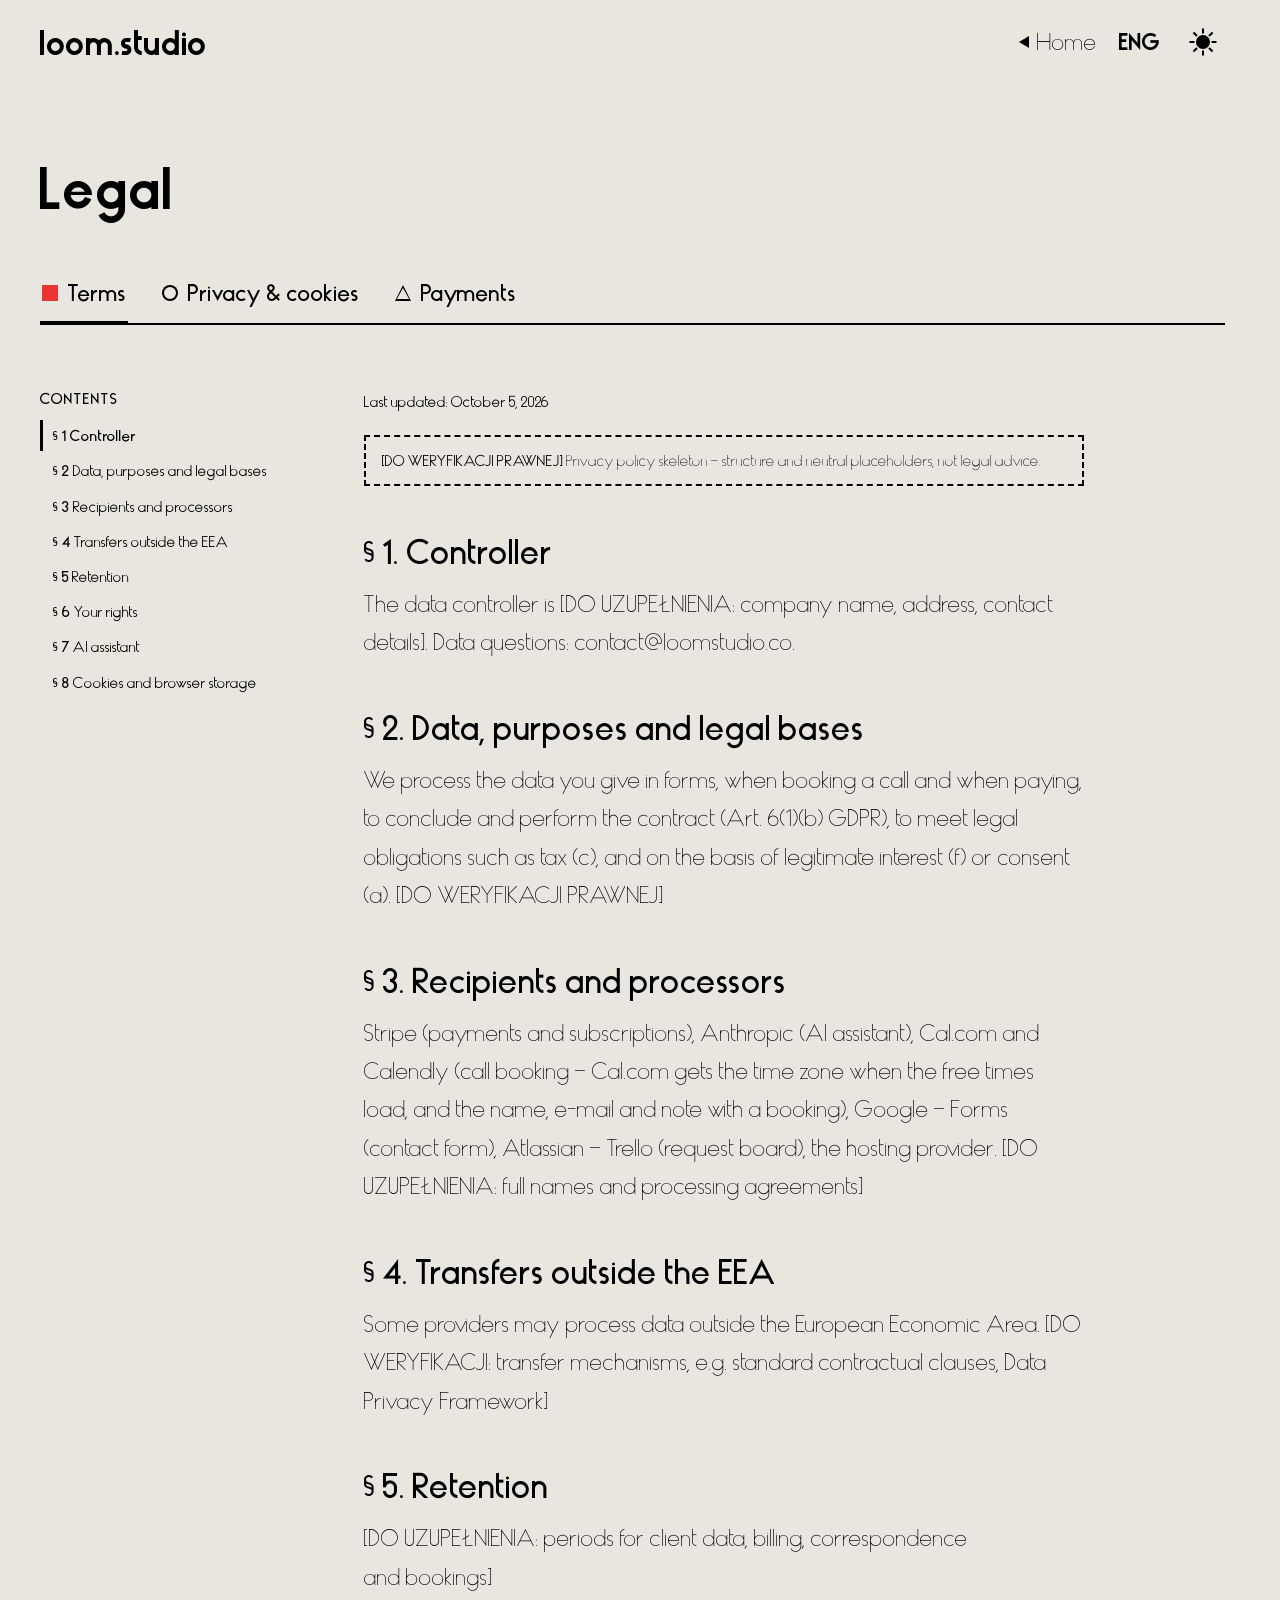
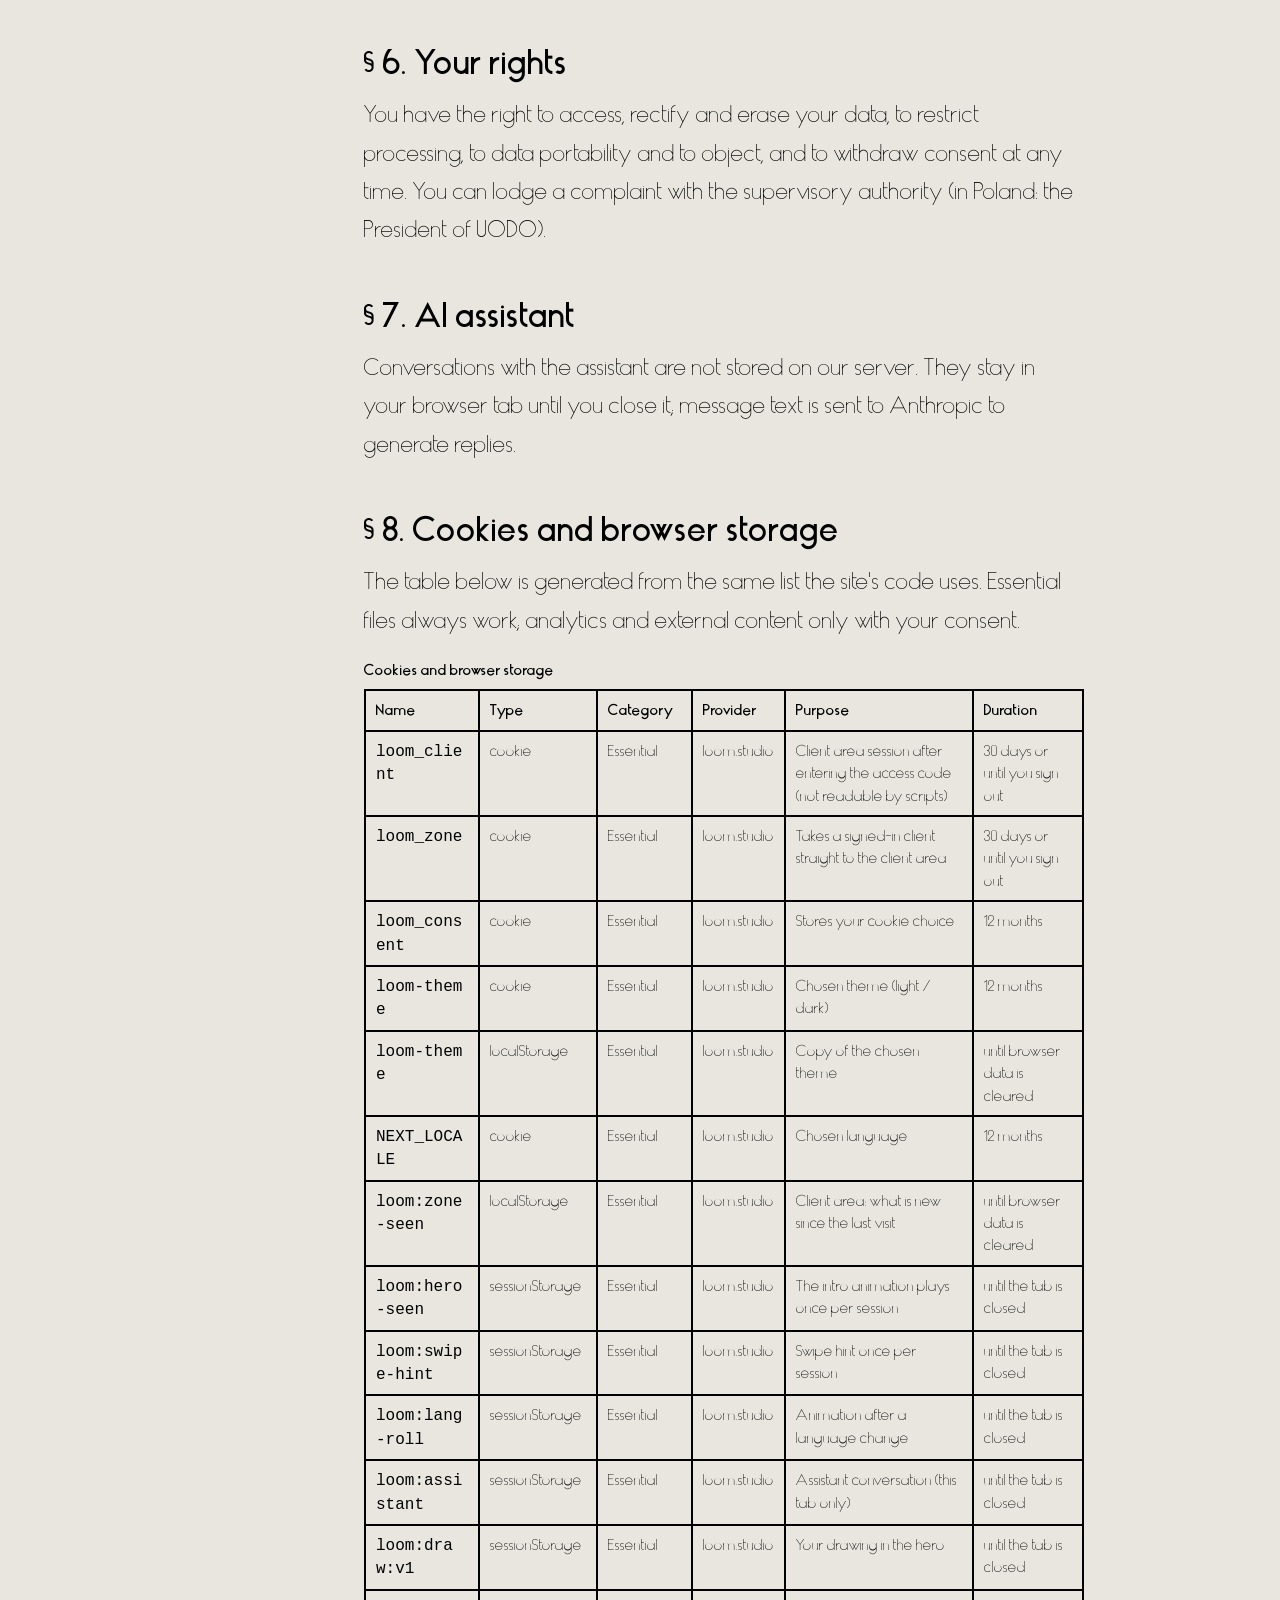
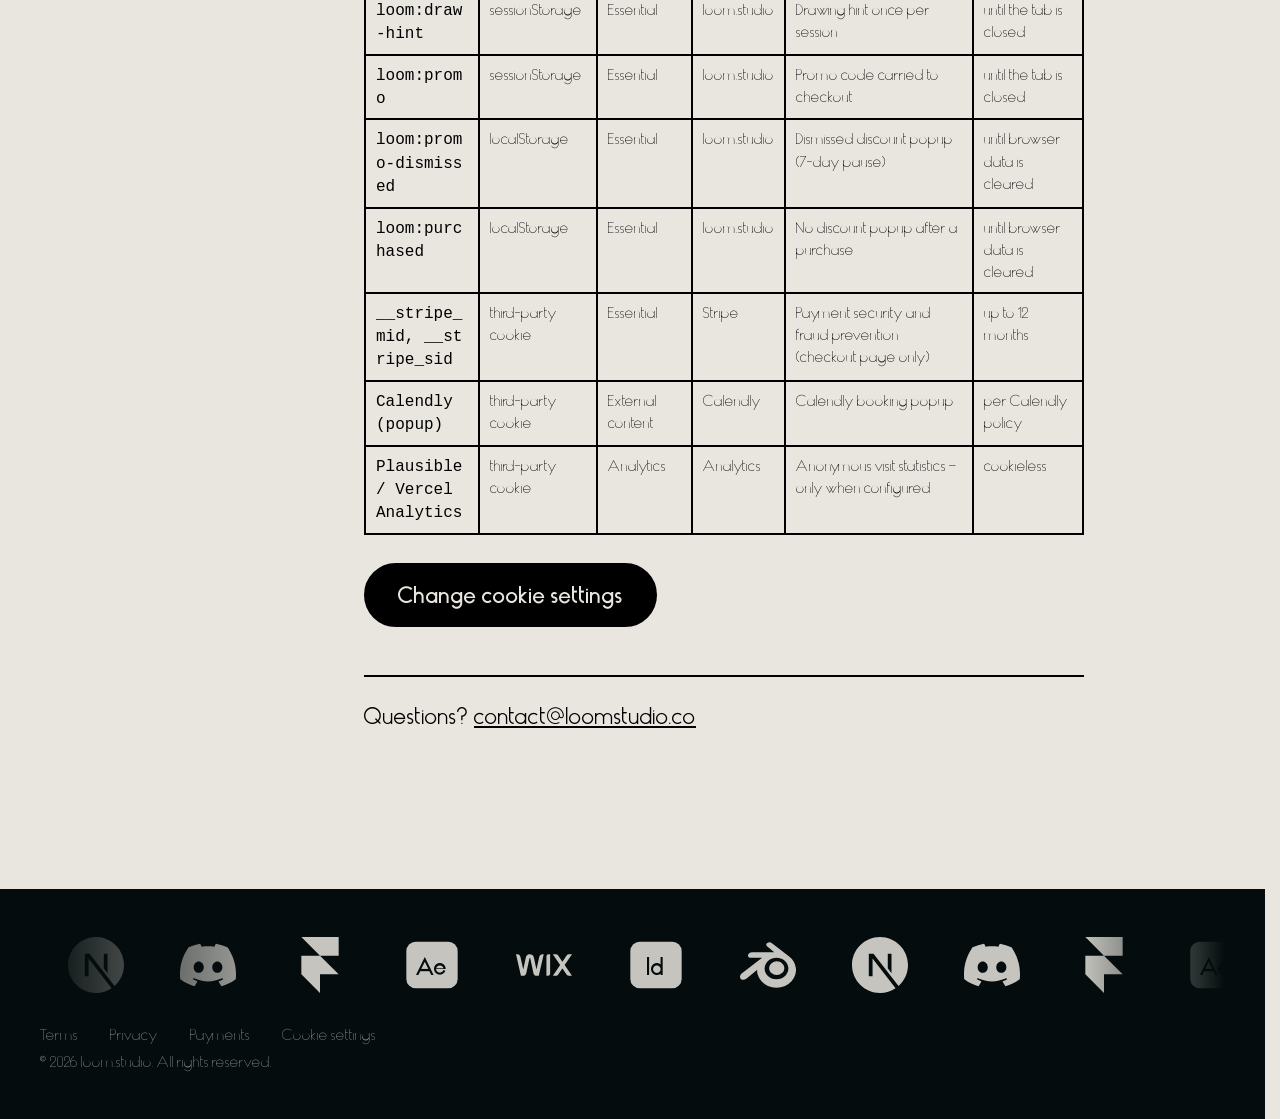
<file: en/legal/privacy/index.html>
<!DOCTYPE html><html lang="en"><head><meta name="robots" content="noindex, nofollow"><meta charSet="utf-8"/><meta name="viewport" content="width=device-width, initial-scale=1, viewport-fit=cover, interactive-widget=resizes-content"/><link rel="preload" href="/fonts/haus/Haus_Light.woff2" as="font" crossorigin="" type="font/woff2"/><link rel="preload" href="/fonts/haus/Haus_Medium.woff2" as="font" crossorigin="" type="font/woff2"/><link rel="preload" href="/fonts/haus/Haus_Bold.woff2" as="font" crossorigin="" type="font/woff2"/><link rel="stylesheet" href="/_next/static/chunks/0655yzr2jfvpk.css" data-precedence="next"/><link rel="preload" as="script" fetchPriority="low" href="/_next/static/chunks/02wrqhq8fw6g7.js"/><script src="/_next/static/chunks/0mewi1sxq-9ta.js" async=""></script><script src="/_next/static/chunks/2ahlbl_1-z_ax.js" async=""></script><script src="/_next/static/chunks/1o1qnz9ob_0j0.js" async=""></script><script src="/_next/static/chunks/turbopack-165j06luc7miv.js" async=""></script><script src="/_next/static/chunks/3dgt4g434xji7.js" async=""></script><script src="/_next/static/chunks/3tiv-22ceq4hz.js" async=""></script><script src="/_next/static/chunks/31g5e54i882y_.js" async=""></script><script src="/_next/static/chunks/3ohd-735fwgtq.js" async=""></script><script src="/_next/static/chunks/2exl91ejduwth.js" async=""></script><script src="/_next/static/chunks/07lq0lc2z3i77.js" async=""></script><script src="/_next/static/chunks/3xux1x4g3wp32.js" async=""></script><meta name="theme-color" content="#e8e6df" media="(prefers-color-scheme: light)"/><meta name="theme-color" content="#000000" media="(prefers-color-scheme: dark)"/><title>Privacy &amp; cookies — Legal — loom.studio</title><meta name="description" content="Effective design for your company. One monthly subscription, one request at a time, 48-hour average delivery. Pause or cancel anytime."/><link rel="canonical" href="https://loomstudio.pl/en/legal/privacy/"/><link rel="alternate" hrefLang="pl" href="https://loomstudio.pl/pl/legal/privacy/"/><link rel="alternate" hrefLang="en" href="https://loomstudio.pl/en/legal/privacy/"/><link rel="alternate" hrefLang="x-default" href="https://loomstudio.pl/pl/legal/privacy/"/><meta name="format-detection" content="telephone=no"/><meta property="og:title" content="Effective design for your company"/><meta property="og:description" content="Effective design for your company. One monthly subscription, one request at a time, 48-hour average delivery. Pause or cancel anytime."/><meta property="og:site_name" content="loom.studio"/><meta property="og:locale" content="en_US"/><meta property="og:image" content="https://loomstudio.pl/en/opengraph-image?f67e0e8386d25677"/><meta property="og:image:type" content="image/png"/><meta property="og:image:width" content="1200"/><meta property="og:image:height" content="630"/><meta property="og:image:alt" content="loom.studio"/><meta property="og:type" content="website"/><meta name="twitter:card" content="summary_large_image"/><meta name="twitter:title" content="Effective design for your company"/><meta name="twitter:description" content="Effective design for your company. One monthly subscription, one request at a time, 48-hour average delivery. Pause or cancel anytime."/><meta name="twitter:image" content="https://loomstudio.pl/en/opengraph-image?f67e0e8386d25677"/><meta name="twitter:image:alt" content="loom.studio"/><meta name="twitter:image:type" content="image/png"/><meta name="twitter:image:width" content="1200"/><meta name="twitter:image:height" content="630"/><link rel="icon" href="/favicon.ico?favicon.432-meud4rpp1.ico" sizes="48x48" type="image/x-icon"/><link rel="icon" href="/icon.svg?icon.14hnupqt1gvew.svg" sizes="any" type="image/svg+xml"/><link rel="apple-touch-icon" href="/apple-icon.png?apple-icon.392iboz6afqmk.png" sizes="180x180" type="image/png"/><script src="/_next/static/chunks/0cz1d0mv5g_q7.js" noModule=""></script><script id="loom-head">(function(){
(function(first){
var d=document.documentElement,t=null;
try{var m=document.cookie.match(/(?:^|; )loom-theme=(light|dark)(?:;|$)/);t=m?m[1]:localStorage.getItem('loom-theme');}catch(e){}
if(t==='light'||t==='dark')d.setAttribute('data-theme',t);else d.removeAttribute('data-theme');
try{if(sessionStorage.getItem('loom:hero-seen'))d.setAttribute('data-hero-seen','');else if(first)sessionStorage.setItem('loom:hero-seen','1');}catch(e){}
d.setAttribute('data-js','');
})(true);
var d=document.documentElement;
if(window.CSS&&CSS.supports&&CSS.supports('scroll-initial-target','nearest'))return;
var done=false;
function start(){var end=document.querySelector('[data-carousel-end]');if(!end)return false;var track=end.parentElement,s=track&&track.querySelector('[data-carousel-start]');if(s){track.scrollLeft=s.offsetLeft;}return true;}
var mo=new MutationObserver(function(){if(!done&&start()){done=true;mo.disconnect();}});
mo.observe(d,{childList:true,subtree:true});
document.addEventListener('DOMContentLoaded',function(){if(!done){start();}mo.disconnect();});
})();</script></head><body><div hidden=""><!--$--><!--/$--></div><svg width="0" height="0" aria-hidden="true" focusable="false" style="position:absolute;overflow:hidden"><symbol id="si-nextjs" viewBox="0 0 24 24"><path d="M18.665 21.978C16.758 23.255 14.465 24 12 24 5.377 24 0 18.623 0 12S5.377 0 12 0s12 5.377 12 12c0 3.583-1.574 6.801-4.067 9.001L9.219 7.2H7.2v9.596h1.615V9.251l9.85 12.727Zm-3.332-8.533 1.6 2.061V7.2h-1.6v6.245Z" fill="currentColor"></path></symbol><symbol id="si-discord" viewBox="0 0 24 24"><path d="M20.317 4.3698a19.7913 19.7913 0 00-4.8851-1.5152.0741.0741 0 00-.0785.0371c-.211.3753-.4447.8648-.6083 1.2495-1.8447-.2762-3.68-.2762-5.4868 0-.1636-.3933-.4058-.8742-.6177-1.2495a.077.077 0 00-.0785-.037 19.7363 19.7363 0 00-4.8852 1.515.0699.0699 0 00-.0321.0277C.5334 9.0458-.319 13.5799.0992 18.0578a.0824.0824 0 00.0312.0561c2.0528 1.5076 4.0413 2.4228 5.9929 3.0294a.0777.0777 0 00.0842-.0276c.4616-.6304.8731-1.2952 1.226-1.9942a.076.076 0 00-.0416-.1057c-.6528-.2476-1.2743-.5495-1.8722-.8923a.077.077 0 01-.0076-.1277c.1258-.0943.2517-.1923.3718-.2914a.0743.0743 0 01.0776-.0105c3.9278 1.7933 8.18 1.7933 12.0614 0a.0739.0739 0 01.0785.0095c.1202.099.246.1981.3728.2924a.077.077 0 01-.0066.1276 12.2986 12.2986 0 01-1.873.8914.0766.0766 0 00-.0407.1067c.3604.698.7719 1.3628 1.225 1.9932a.076.076 0 00.0842.0286c1.961-.6067 3.9495-1.5219 6.0023-3.0294a.077.077 0 00.0313-.0552c.5004-5.177-.8382-9.6739-3.5485-13.6604a.061.061 0 00-.0312-.0286zM8.02 15.3312c-1.1825 0-2.1569-1.0857-2.1569-2.419 0-1.3332.9555-2.4189 2.157-2.4189 1.2108 0 2.1757 1.0952 2.1568 2.419 0 1.3332-.9555 2.4189-2.1569 2.4189zm7.9748 0c-1.1825 0-2.1569-1.0857-2.1569-2.419 0-1.3332.9554-2.4189 2.1569-2.4189 1.2108 0 2.1757 1.0952 2.1568 2.419 0 1.3332-.946 2.4189-2.1568 2.4189Z" fill="currentColor"></path></symbol><symbol id="si-framer" viewBox="0 0 24 24"><path d="M4 0h16v8h-8zM4 8h8l8 8H4zM4 16h8v8z" fill="currentColor"></path></symbol><symbol id="si-wix" viewBox="0 0 24 24"><path d="m0 7.354 2.113 9.292h.801a1.54 1.54 0 0 0 1.506-1.218l1.351-6.34a.171.171 0 0 1 .167-.137c.08 0 .15.058.167.137l1.352 6.34a1.54 1.54 0 0 0 1.506 1.218h.805l2.113-9.292h-.565c-.62 0-1.159.43-1.296 1.035l-1.26 5.545-1.106-5.176a1.76 1.76 0 0 0-2.19-1.324c-.639.176-1.113.716-1.251 1.365l-1.094 5.127-1.26-5.537A1.33 1.33 0 0 0 .563 7.354H0zm13.992 0a.951.951 0 0 0-.951.95v8.342h.635a.952.952 0 0 0 .951-.95V7.353h-.635zm1.778 0 3.158 4.66-3.14 4.632h1.325c.368 0 .712-.181.918-.486l1.756-2.59a.12.12 0 0 1 .197 0l1.754 2.59c.206.305.55.486.918.486h1.326l-3.14-4.632L24 7.354h-1.326c-.368 0-.712.181-.918.486l-1.772 2.617a.12.12 0 0 1-.197 0L18.014 7.84a1.108 1.108 0 0 0-.918-.486H15.77z" fill="currentColor"></path></symbol><symbol id="si-blender" viewBox="0 0 24 24"><path d="M12.51 13.214c.046-.8.438-1.506 1.03-2.006a3.424 3.424 0 0 1 2.212-.79c.85 0 1.631.3 2.211.79.592.5.983 1.206 1.028 2.005.045.823-.285 1.586-.865 2.153a3.389 3.389 0 0 1-2.374.938 3.393 3.393 0 0 1-2.376-.938c-.58-.567-.91-1.33-.865-2.152M7.35 14.831c.006.314.106.922.256 1.398a7.372 7.372 0 0 0 1.593 2.757 8.227 8.227 0 0 0 2.787 2.001 8.947 8.947 0 0 0 3.66.76 8.964 8.964 0 0 0 3.657-.772 8.285 8.285 0 0 0 2.785-2.01 7.428 7.428 0 0 0 1.592-2.762 6.964 6.964 0 0 0 .25-3.074 7.123 7.123 0 0 0-1.016-2.779 7.764 7.764 0 0 0-1.852-2.043h.002L13.566 2.55l-.02-.015c-.492-.378-1.319-.376-1.86.002-.547.382-.609 1.015-.123 1.415l-.001.001 3.126 2.543-9.53.01h-.013c-.788.001-1.545.518-1.695 1.172-.154.665.38 1.217 1.2 1.22V8.9l4.83-.01-8.62 6.617-.034.025c-.813.622-1.075 1.658-.563 2.313.52.667 1.625.668 2.447.004L7.414 14s-.069.52-.063.831zm12.09 1.741c-.97.988-2.326 1.548-3.795 1.55-1.47.004-2.827-.552-3.797-1.538a4.51 4.51 0 0 1-1.036-1.622 4.282 4.282 0 0 1 .282-3.519 4.702 4.702 0 0 1 1.153-1.371c.942-.768 2.141-1.183 3.396-1.185 1.256-.002 2.455.41 3.398 1.175.48.391.87.854 1.152 1.367a4.28 4.28 0 0 1 .522 1.706 4.236 4.236 0 0 1-.239 1.811 4.54 4.54 0 0 1-1.035 1.626" fill="currentColor"></path></symbol><symbol id="si-figma" viewBox="0 0 24 24"><path d="M15.852 8.981h-4.588V0h4.588c2.476 0 4.49 2.014 4.49 4.49s-2.014 4.491-4.49 4.491zM12.735 7.51h3.117c1.665 0 3.019-1.355 3.019-3.019s-1.355-3.019-3.019-3.019h-3.117V7.51zm0 1.471H8.148c-2.476 0-4.49-2.014-4.49-4.49S5.672 0 8.148 0h4.588v8.981zm-4.587-7.51c-1.665 0-3.019 1.355-3.019 3.019s1.354 3.02 3.019 3.02h3.117V1.471H8.148zm4.587 15.019H8.148c-2.476 0-4.49-2.014-4.49-4.49s2.014-4.49 4.49-4.49h4.588v8.98zM8.148 8.981c-1.665 0-3.019 1.355-3.019 3.019s1.355 3.019 3.019 3.019h3.117V8.981H8.148zM8.172 24c-2.489 0-4.515-2.014-4.515-4.49s2.014-4.49 4.49-4.49h4.588v4.441c0 2.503-2.047 4.539-4.563 4.539zm-.024-7.51a3.023 3.023 0 0 0-3.019 3.019c0 1.665 1.365 3.019 3.044 3.019 1.705 0 3.093-1.376 3.093-3.068v-2.97H8.148zm7.704 0h-.098c-2.476 0-4.49-2.014-4.49-4.49s2.014-4.49 4.49-4.49h.098c2.476 0 4.49 2.014 4.49 4.49s-2.014 4.49-4.49 4.49zm-.097-7.509c-1.665 0-3.019 1.355-3.019 3.019s1.355 3.019 3.019 3.019h.098c1.665 0 3.019-1.355 3.019-3.019s-1.355-3.019-3.019-3.019h-.098z" fill="currentColor"></path></symbol><symbol id="si-instagram" viewBox="0 0 24 24"><path d="M7.0301.084c-1.2768.0602-2.1487.264-2.911.5634-.7888.3075-1.4575.72-2.1228 1.3877-.6652.6677-1.075 1.3368-1.3802 2.127-.2954.7638-.4956 1.6365-.552 2.914-.0564 1.2775-.0689 1.6882-.0626 4.947.0062 3.2586.0206 3.6671.0825 4.9473.061 1.2765.264 2.1482.5635 2.9107.308.7889.72 1.4573 1.388 2.1228.6679.6655 1.3365 1.0743 2.1285 1.38.7632.295 1.6361.4961 2.9134.552 1.2773.056 1.6884.069 4.9462.0627 3.2578-.0062 3.668-.0207 4.9478-.0814 1.28-.0607 2.147-.2652 2.9098-.5633.7889-.3086 1.4578-.72 2.1228-1.3881.665-.6682 1.0745-1.3378 1.3795-2.1284.2957-.7632.4966-1.636.552-2.9124.056-1.2809.0692-1.6898.063-4.948-.0063-3.2583-.021-3.6668-.0817-4.9465-.0607-1.2797-.264-2.1487-.5633-2.9117-.3084-.7889-.72-1.4568-1.3876-2.1228C21.2982 1.33 20.628.9208 19.8378.6165 19.074.321 18.2017.1197 16.9244.0645 15.6471.0093 15.236-.005 11.977.0014 8.718.0076 8.31.0215 7.0301.0839m.1402 21.6932c-1.17-.0509-1.8053-.2453-2.2287-.408-.5606-.216-.96-.4771-1.3819-.895-.422-.4178-.6811-.8186-.9-1.378-.1644-.4234-.3624-1.058-.4171-2.228-.0595-1.2645-.072-1.6442-.079-4.848-.007-3.2037.0053-3.583.0607-4.848.05-1.169.2456-1.805.408-2.2282.216-.5613.4762-.96.895-1.3816.4188-.4217.8184-.6814 1.3783-.9003.423-.1651 1.0575-.3614 2.227-.4171 1.2655-.06 1.6447-.072 4.848-.079 3.2033-.007 3.5835.005 4.8495.0608 1.169.0508 1.8053.2445 2.228.408.5608.216.96.4754 1.3816.895.4217.4194.6816.8176.9005 1.3787.1653.4217.3617 1.056.4169 2.2263.0602 1.2655.0739 1.645.0796 4.848.0058 3.203-.0055 3.5834-.061 4.848-.051 1.17-.245 1.8055-.408 2.2294-.216.5604-.4763.96-.8954 1.3814-.419.4215-.8181.6811-1.3783.9-.4224.1649-1.0577.3617-2.2262.4174-1.2656.0595-1.6448.072-4.8493.079-3.2045.007-3.5825-.006-4.848-.0608M16.953 5.5864A1.44 1.44 0 1 0 18.39 4.144a1.44 1.44 0 0 0-1.437 1.4424M5.8385 12.012c.0067 3.4032 2.7706 6.1557 6.173 6.1493 3.4026-.0065 6.157-2.7701 6.1506-6.1733-.0065-3.4032-2.771-6.1565-6.174-6.1498-3.403.0067-6.156 2.771-6.1496 6.1738M8 12.0077a4 4 0 1 1 4.008 3.9921A3.9996 3.9996 0 0 1 8 12.0077" fill="currentColor"></path></symbol><symbol id="si-facebook" viewBox="0 0 24 24"><path d="M9.101 23.691v-7.98H6.627v-3.667h2.474v-1.58c0-4.085 1.848-5.978 5.858-5.978.401 0 .955.042 1.468.103a8.68 8.68 0 0 1 1.141.195v3.325a8.623 8.623 0 0 0-.653-.036 26.805 26.805 0 0 0-.733-.009c-.707 0-1.259.096-1.675.309a1.686 1.686 0 0 0-.679.622c-.258.42-.374.995-.374 1.752v1.297h3.919l-.386 2.103-.287 1.564h-3.246v8.245C19.396 23.238 24 18.179 24 12.044c0-6.627-5.373-12-12-12s-12 5.373-12 12c0 5.628 3.874 10.35 9.101 11.647Z" fill="currentColor"></path></symbol><symbol id="si-github" viewBox="0 0 24 24"><path d="M12 .297c-6.63 0-12 5.373-12 12 0 5.303 3.438 9.8 8.205 11.385.6.113.82-.258.82-.577 0-.285-.01-1.04-.015-2.04-3.338.724-4.042-1.61-4.042-1.61C4.422 18.07 3.633 17.7 3.633 17.7c-1.087-.744.084-.729.084-.729 1.205.084 1.838 1.236 1.838 1.236 1.07 1.835 2.809 1.305 3.495.998.108-.776.417-1.305.76-1.605-2.665-.3-5.466-1.332-5.466-5.93 0-1.31.465-2.38 1.235-3.22-.135-.303-.54-1.523.105-3.176 0 0 1.005-.322 3.3 1.23.96-.267 1.98-.399 3-.405 1.02.006 2.04.138 3 .405 2.28-1.552 3.285-1.23 3.285-1.23.645 1.653.24 2.873.12 3.176.765.84 1.23 1.91 1.23 3.22 0 4.61-2.805 5.625-5.475 5.92.42.36.81 1.096.81 2.22 0 1.606-.015 2.896-.015 3.286 0 .315.21.69.825.57C20.565 22.092 24 17.592 24 12.297c0-6.627-5.373-12-12-12" fill="currentColor"></path></symbol><symbol id="si-x" viewBox="0 0 24 24"><path d="M14.234 10.162 22.977 0h-2.072l-7.591 8.824L7.251 0H.258l9.168 13.343L.258 24H2.33l8.016-9.318L16.749 24h6.993zm-2.837 3.299-.929-1.329L3.076 1.56h3.182l5.965 8.532.929 1.329 7.754 11.09h-3.182z" fill="currentColor"></path></symbol><symbol id="si-behance" viewBox="0 0 24 24"><path d="M16.969 16.927a2.561 2.561 0 0 0 1.901.677 2.501 2.501 0 0 0 1.531-.475c.362-.235.636-.584.779-.99h2.585a5.091 5.091 0 0 1-1.9 2.896 5.292 5.292 0 0 1-3.091.88 5.839 5.839 0 0 1-2.284-.433 4.871 4.871 0 0 1-1.723-1.211 5.657 5.657 0 0 1-1.08-1.874 7.057 7.057 0 0 1-.383-2.393c-.005-.8.129-1.595.396-2.349a5.313 5.313 0 0 1 5.088-3.604 4.87 4.87 0 0 1 2.376.563c.661.362 1.231.87 1.668 1.485a6.2 6.2 0 0 1 .943 2.133c.194.821.263 1.666.205 2.508h-7.699c-.063.79.184 1.574.688 2.187ZM6.947 4.084a8.065 8.065 0 0 1 1.928.198 4.29 4.29 0 0 1 1.49.638c.418.303.748.711.958 1.182.241.579.357 1.203.341 1.83a3.506 3.506 0 0 1-.506 1.961 3.726 3.726 0 0 1-1.503 1.287 3.588 3.588 0 0 1 2.027 1.437c.464.747.697 1.615.67 2.494a4.593 4.593 0 0 1-.423 2.032 3.945 3.945 0 0 1-1.163 1.413 5.114 5.114 0 0 1-1.683.807 7.135 7.135 0 0 1-1.928.259H0V4.084h6.947Zm-.235 12.9c.308.004.616-.029.916-.099a2.18 2.18 0 0 0 .766-.332c.228-.158.411-.371.534-.619.142-.317.208-.663.191-1.009a2.08 2.08 0 0 0-.642-1.715 2.618 2.618 0 0 0-1.696-.505h-3.54v4.279h3.471Zm13.635-5.967a2.13 2.13 0 0 0-1.654-.619 2.336 2.336 0 0 0-1.163.259 2.474 2.474 0 0 0-.738.62 2.359 2.359 0 0 0-.396.792c-.074.239-.12.485-.137.734h4.769a3.239 3.239 0 0 0-.679-1.785l-.002-.001Zm-13.813-.648a2.254 2.254 0 0 0 1.423-.433c.399-.355.607-.88.56-1.413a1.916 1.916 0 0 0-.178-.891 1.298 1.298 0 0 0-.495-.533 1.851 1.851 0 0 0-.711-.274 3.966 3.966 0 0 0-.835-.073H3.241v3.631h3.293v-.014ZM21.62 5.122h-5.976v1.527h5.976V5.122Z" fill="currentColor"></path></symbol><symbol id="si-dribbble" viewBox="0 0 24 24"><path d="M12 24C5.385 24 0 18.615 0 12S5.385 0 12 0s12 5.385 12 12-5.385 12-12 12zm10.12-10.358c-.35-.11-3.17-.953-6.384-.438 1.34 3.684 1.887 6.684 1.992 7.308 2.3-1.555 3.936-4.02 4.395-6.87zm-6.115 7.808c-.153-.9-.75-4.032-2.19-7.77l-.066.02c-5.79 2.015-7.86 6.025-8.04 6.4 1.73 1.358 3.92 2.166 6.29 2.166 1.42 0 2.77-.29 4-.814zm-11.62-2.58c.232-.4 3.045-5.055 8.332-6.765.135-.045.27-.084.405-.12-.26-.585-.54-1.167-.832-1.74C7.17 11.775 2.206 11.71 1.756 11.7l-.004.312c0 2.633.998 5.037 2.634 6.855zm-2.42-8.955c.46.008 4.683.026 9.477-1.248-1.698-3.018-3.53-5.558-3.8-5.928-2.868 1.35-5.01 3.99-5.676 7.17zM9.6 2.052c.282.38 2.145 2.914 3.822 6 3.645-1.365 5.19-3.44 5.373-3.702-1.81-1.61-4.19-2.586-6.795-2.586-.825 0-1.63.1-2.4.285zm10.335 3.483c-.218.29-1.935 2.493-5.724 4.04.24.49.47.985.68 1.486.08.18.15.36.22.53 3.41-.43 6.8.26 7.14.33-.02-2.42-.88-4.64-2.31-6.38z" fill="currentColor"></path></symbol><symbol id="si-linktree" viewBox="0 0 24 24"><path d="m13.73635 5.85251 4.00467-4.11665 2.3248 2.3808-4.20064 4.00466h5.9085v3.30473h-5.9365l4.22865 4.10766-2.3248 2.3338L12.0005 12.099l-5.74052 5.76852-2.3248-2.3248 4.22864-4.10766h-5.9375V8.12132h5.9085L3.93417 4.11666l2.3248-2.3808 4.00468 4.11665V0h3.4727zm-3.4727 10.30614h3.4727V24h-3.4727z" fill="currentColor"></path></symbol><symbol id="si-trello" viewBox="0 0 24 24"><path d="M21.147 0H2.853A2.86 2.86 0 000 2.853v18.294A2.86 2.86 0 002.853 24h18.294A2.86 2.86 0 0024 21.147V2.853A2.86 2.86 0 0021.147 0zM10.34 17.287a.953.953 0 01-.953.953h-4a.954.954 0 01-.954-.953V5.38a.953.953 0 01.954-.953h4a.954.954 0 01.953.953zm9.233-5.467a.944.944 0 01-.953.947h-4a.947.947 0 01-.953-.947V5.38a.953.953 0 01.953-.953h4a.954.954 0 01.953.953z" fill="currentColor"></path></symbol></svg><a href="#main" class="skip-link">Skip to content</a><div id="popup-slot"></div><header class="legal-head wrap"><a class="logo legal-head__logo" href="/en/">loom.studio</a><div class="legal-head__end"><a class="legal-head__home back-link" href="/en/"><svg class="tri tri--left " width="10" height="12" viewBox="0 0 10 12" aria-hidden="true" focusable="false" style="rotate:180deg"><path d="M0 0 10 6 0 12Z" fill="currentColor"></path></svg>Home</a><div class="lang lang--end " data-state="closed"><button type="button" class="lang__toggle" aria-expanded="false" aria-controls="lang-R2jiucivb" aria-label="Language: English. Change language"><span class="lang__line"><span class="lang__txt ">ENG</span></span></button><ul id="lang-R2jiucivb" class="lang__list" hidden="" role="list"><li style="--i:0"><a class="lang__opt" href="/pl/legal/privacy/" lang="pl" hrefLang="pl" aria-label="Polski"><span class="lang__line"><span class="lang__txt">PL</span><span class="lang__txt lang__txt--copy" aria-hidden="true">PL</span></span></a></li></ul></div><button type="button" aria-label="Switch to dark mode" title="Switch to dark mode" class="theme-toggle theme-toggle--ink" data-state="unknown"><svg class="theme-toggle__icon" viewBox="0 0 30 30" width="30" height="30" aria-hidden="true" focusable="false"><mask id="theme-moon-legal" maskUnits="userSpaceOnUse" x="0" y="0" width="30" height="30"><rect width="30" height="30" fill="#fff"></rect><circle class="theme-toggle__bite" cx="21" cy="11" r="9" fill="#000"></circle></mask><g transform="rotate(0 15 15)"><rect class="theme-toggle__ray" x="14" y="1.5" width="2" height="5" style="--i:0"></rect></g><g transform="rotate(45 15 15)"><rect class="theme-toggle__ray" x="14" y="1.5" width="2" height="5" style="--i:1"></rect></g><g transform="rotate(90 15 15)"><rect class="theme-toggle__ray" x="14" y="1.5" width="2" height="5" style="--i:2"></rect></g><g transform="rotate(135 15 15)"><rect class="theme-toggle__ray" x="14" y="1.5" width="2" height="5" style="--i:3"></rect></g><g transform="rotate(180 15 15)"><rect class="theme-toggle__ray" x="14" y="1.5" width="2" height="5" style="--i:4"></rect></g><g transform="rotate(225 15 15)"><rect class="theme-toggle__ray" x="14" y="1.5" width="2" height="5" style="--i:5"></rect></g><g transform="rotate(270 15 15)"><rect class="theme-toggle__ray" x="14" y="1.5" width="2" height="5" style="--i:6"></rect></g><g transform="rotate(315 15 15)"><rect class="theme-toggle__ray" x="14" y="1.5" width="2" height="5" style="--i:7"></rect></g><circle class="theme-toggle__disc" cx="15" cy="15" r="11" mask="url(#theme-moon-legal)"></circle></svg></button></div></header><main id="main" tabindex="-1" class="legal wrap"><h1 class="legal__title">Legal</h1><nav class="legal__tabs" aria-label="Documents"><div class="legal__tabs-row"><ul role="list"><li><a class="legal__tab" data-shape="square" aria-current="page" href="/en/legal/terms/"><span class="legal__tab-shape" aria-hidden="true"></span>Terms</a></li><li><a class="legal__tab" data-shape="circle" href="/en/legal/privacy/"><span class="legal__tab-shape" aria-hidden="true"></span>Privacy &amp; cookies</a></li><li><a class="legal__tab" data-shape="triangle" href="/en/legal/payments/"><span class="legal__tab-shape" aria-hidden="true"></span>Payments</a></li></ul><span class="legal__tab-line" aria-hidden="true"></span></div></nav><div class="legal__layout"><article class="legal__body"><p class="legal__updated">Last updated: October 5, 2026</p><blockquote>
<p><strong>[DO WERYFIKACJI PRAWNEJ]</strong> Privacy policy skeleton — structure and neutral placeholders, not legal advice.</p>
</blockquote>
<h2 id="controller">Controller</h2>
<p>The data controller is [DO UZUPEŁNIENIA: company name, address, contact details]. Data questions: contact@loomstudio.co.</p>
<h2 id="data-purposes-and-legal-bases">Data, purposes and legal bases</h2>
<p>We process the data you give in forms, when booking a call and when paying, to conclude and perform the contract (Art. 6(1)(b) GDPR), to meet legal obligations such as tax (c), and on the basis of legitimate interest (f) or consent (a). [DO WERYFIKACJI PRAWNEJ]</p>
<h2 id="recipients-and-processors">Recipients and processors</h2>
<p>Stripe (payments and subscriptions), Anthropic (AI assistant), Cal.com and Calendly (call booking — Cal.com gets the time zone when the free times load, and the name, e-mail and note with a booking), Google — Forms (contact form), Atlassian — Trello (request board), the hosting provider. [DO UZUPEŁNIENIA: full names and processing agreements]</p>
<h2 id="transfers-outside-the-eea">Transfers outside the EEA</h2>
<p>Some providers may process data outside the European Economic Area. [DO WERYFIKACJI: transfer mechanisms, e.g. standard contractual clauses, Data Privacy Framework]</p>
<h2 id="retention">Retention</h2>
<p>[DO UZUPEŁNIENIA: periods for client data, billing, correspondence and bookings]</p>
<h2 id="your-rights">Your rights</h2>
<p>You have the right to access, rectify and erase your data, to restrict processing, to data portability and to object, and to withdraw consent at any time. You can lodge a complaint with the supervisory authority (in Poland: the President of UODO).</p>
<h2 id="ai-assistant">AI assistant</h2>
<p>Conversations with the assistant are not stored on our server. They stay in your browser tab until you close it; message text is sent to Anthropic to generate replies.</p>
<h2 id="cookies-and-browser-storage">Cookies and browser storage</h2>
<p>The table below is generated from the same list the site&#x27;s code uses. Essential files always work; analytics and external content only with your consent.</p>
<div class="legal__table-wrap" id="cookies" role="region" aria-label="Cookies and browser storage" tabindex="0"><table class="legal__table"><caption>Cookies and browser storage</caption><thead><tr><th scope="col">Name</th><th scope="col">Type</th><th scope="col">Category</th><th scope="col">Provider</th><th scope="col">Purpose</th><th scope="col">Duration</th></tr></thead><tbody><tr data-key="loom_client"><td><code>loom_client</code></td><td>cookie</td><td>Essential</td><td>loom.studio</td><td>Client area session after entering the access code (not readable by scripts)</td><td>30 days or until you sign out</td></tr><tr data-key="loom_zone"><td><code>loom_zone</code></td><td>cookie</td><td>Essential</td><td>loom.studio</td><td>Takes a signed-in client straight to the client area</td><td>30 days or until you sign out</td></tr><tr data-key="loom_consent"><td><code>loom_consent</code></td><td>cookie</td><td>Essential</td><td>loom.studio</td><td>Stores your cookie choice</td><td>12 months</td></tr><tr data-key="loom-theme"><td><code>loom-theme</code></td><td>cookie</td><td>Essential</td><td>loom.studio</td><td>Chosen theme (light / dark)</td><td>12 months</td></tr><tr data-key="loom-theme"><td><code>loom-theme</code></td><td>localStorage</td><td>Essential</td><td>loom.studio</td><td>Copy of the chosen theme</td><td>until browser data is cleared</td></tr><tr data-key="NEXT_LOCALE"><td><code>NEXT_LOCALE</code></td><td>cookie</td><td>Essential</td><td>loom.studio</td><td>Chosen language</td><td>12 months</td></tr><tr data-key="loom:zone-seen"><td><code>loom:zone-seen</code></td><td>localStorage</td><td>Essential</td><td>loom.studio</td><td>Client area: what is new since the last visit</td><td>until browser data is cleared</td></tr><tr data-key="loom:hero-seen"><td><code>loom:hero-seen</code></td><td>sessionStorage</td><td>Essential</td><td>loom.studio</td><td>The intro animation plays once per session</td><td>until the tab is closed</td></tr><tr data-key="loom:swipe-hint"><td><code>loom:swipe-hint</code></td><td>sessionStorage</td><td>Essential</td><td>loom.studio</td><td>Swipe hint once per session</td><td>until the tab is closed</td></tr><tr data-key="loom:lang-roll"><td><code>loom:lang-roll</code></td><td>sessionStorage</td><td>Essential</td><td>loom.studio</td><td>Animation after a language change</td><td>until the tab is closed</td></tr><tr data-key="loom:assistant"><td><code>loom:assistant</code></td><td>sessionStorage</td><td>Essential</td><td>loom.studio</td><td>Assistant conversation (this tab only)</td><td>until the tab is closed</td></tr><tr data-key="loom:draw:v1"><td><code>loom:draw:v1</code></td><td>sessionStorage</td><td>Essential</td><td>loom.studio</td><td>Your drawing in the hero</td><td>until the tab is closed</td></tr><tr data-key="loom:draw-hint"><td><code>loom:draw-hint</code></td><td>sessionStorage</td><td>Essential</td><td>loom.studio</td><td>Drawing hint once per session</td><td>until the tab is closed</td></tr><tr data-key="loom:promo"><td><code>loom:promo</code></td><td>sessionStorage</td><td>Essential</td><td>loom.studio</td><td>Promo code carried to checkout</td><td>until the tab is closed</td></tr><tr data-key="loom:promo-dismissed"><td><code>loom:promo-dismissed</code></td><td>localStorage</td><td>Essential</td><td>loom.studio</td><td>Dismissed discount popup (7-day pause)</td><td>until browser data is cleared</td></tr><tr data-key="loom:purchased"><td><code>loom:purchased</code></td><td>localStorage</td><td>Essential</td><td>loom.studio</td><td>No discount popup after a purchase</td><td>until browser data is cleared</td></tr><tr data-key="__stripe_mid, __stripe_sid"><td><code>__stripe_mid, __stripe_sid</code></td><td>third-party cookie</td><td>Essential</td><td>Stripe</td><td>Payment security and fraud prevention (checkout page only)</td><td>up to 12 months</td></tr><tr data-key="Calendly (popup)"><td><code>Calendly (popup)</code></td><td>third-party cookie</td><td>External content</td><td>Calendly</td><td>Calendly booking popup</td><td>per Calendly policy</td></tr><tr data-key="Plausible / Vercel Analytics"><td><code>Plausible / Vercel Analytics</code></td><td>third-party cookie</td><td>Analytics</td><td>Analytics</td><td>Anonymous visit statistics — only when configured</td><td>cookieless</td></tr></tbody></table></div>
<button type="button" class="btn btn--solid-ink legal__cookies-btn" data-pill="">Change cookie settings</button><p class="legal__questions">Questions?<!-- --> <a href="mailto:contact@loomstudio.co">contact@loomstudio.co</a></p></article></div><!--$--><!--/$--></main><div class="contact__block contact__block--footer"><footer class="footer"><nav class="footer__legal" aria-label="Legal"><a href="/en/legal/terms/">Terms</a><a href="/en/legal/privacy/">Privacy</a><a href="/en/legal/payments/">Payments</a><button type="button" class="footer__link">Cookie settings</button><p class="footer__rights">© 2026 loom.studio. All rights reserved.</p></nav><div class="marquee marquee--light footer__marquee" data-watch="true"><div class="marquee__viewport"><ul class="marquee__track" aria-label="Tools we work with"><li class="marquee__item"><svg viewBox="0 0 24 24" width="56" height="56" focusable="false" aria-hidden="true"><use href="#si-nextjs"></use></svg><span class="sr-only">Next.js</span></li><li class="marquee__item"><svg viewBox="0 0 24 24" width="56" height="56" focusable="false" aria-hidden="true"><use href="#si-discord"></use></svg><span class="sr-only">Discord</span></li><li class="marquee__item"><svg viewBox="0 0 24 24" width="56" height="56" focusable="false" aria-hidden="true"><use href="#si-framer"></use></svg><span class="sr-only">Framer</span></li><li class="marquee__item"><svg viewBox="0 0 24 24" width="56" height="56" focusable="false" aria-hidden="true"><rect x="1" y="2" width="22" height="20" rx="4" fill="currentColor"></rect><text x="12" y="16.2" text-anchor="middle" font-size="10.5" font-weight="500" fill="var(--icon-knockout, #000)" style="font-family:var(--font-sans)">Ae</text></svg><span class="sr-only">After Effects</span></li><li class="marquee__item"><svg viewBox="0 0 24 24" width="56" height="56" focusable="false" aria-hidden="true"><use href="#si-wix"></use></svg><span class="sr-only">Wix</span></li><li class="marquee__item"><svg viewBox="0 0 24 24" width="56" height="56" focusable="false" aria-hidden="true"><rect x="1" y="2" width="22" height="20" rx="4" fill="currentColor"></rect><text x="12" y="16.2" text-anchor="middle" font-size="10.5" font-weight="500" fill="var(--icon-knockout, #000)" style="font-family:var(--font-sans)">Id</text></svg><span class="sr-only">InDesign</span></li><li class="marquee__item"><svg viewBox="0 0 24 24" width="56" height="56" focusable="false" aria-hidden="true"><use href="#si-blender"></use></svg><span class="sr-only">Blender</span></li><li class="marquee__item" aria-hidden="true"><svg viewBox="0 0 24 24" width="56" height="56" focusable="false" aria-hidden="true"><use href="#si-nextjs"></use></svg><span class="sr-only">Next.js</span></li><li class="marquee__item" aria-hidden="true"><svg viewBox="0 0 24 24" width="56" height="56" focusable="false" aria-hidden="true"><use href="#si-discord"></use></svg><span class="sr-only">Discord</span></li><li class="marquee__item" aria-hidden="true"><svg viewBox="0 0 24 24" width="56" height="56" focusable="false" aria-hidden="true"><use href="#si-framer"></use></svg><span class="sr-only">Framer</span></li><li class="marquee__item" aria-hidden="true"><svg viewBox="0 0 24 24" width="56" height="56" focusable="false" aria-hidden="true"><rect x="1" y="2" width="22" height="20" rx="4" fill="currentColor"></rect><text x="12" y="16.2" text-anchor="middle" font-size="10.5" font-weight="500" fill="var(--icon-knockout, #000)" style="font-family:var(--font-sans)">Ae</text></svg><span class="sr-only">After Effects</span></li><li class="marquee__item" aria-hidden="true"><svg viewBox="0 0 24 24" width="56" height="56" focusable="false" aria-hidden="true"><use href="#si-wix"></use></svg><span class="sr-only">Wix</span></li><li class="marquee__item" aria-hidden="true"><svg viewBox="0 0 24 24" width="56" height="56" focusable="false" aria-hidden="true"><rect x="1" y="2" width="22" height="20" rx="4" fill="currentColor"></rect><text x="12" y="16.2" text-anchor="middle" font-size="10.5" font-weight="500" fill="var(--icon-knockout, #000)" style="font-family:var(--font-sans)">Id</text></svg><span class="sr-only">InDesign</span></li><li class="marquee__item" aria-hidden="true"><svg viewBox="0 0 24 24" width="56" height="56" focusable="false" aria-hidden="true"><use href="#si-blender"></use></svg><span class="sr-only">Blender</span></li></ul></div></div></footer></div><div class="toast-region" role="status" aria-live="polite"></div><!--$!--><template data-dgst="BAILOUT_TO_CLIENT_SIDE_RENDERING"></template><!--/$--><!--$!--><template data-dgst="BAILOUT_TO_CLIENT_SIDE_RENDERING"></template><!--/$--><script src="/_next/static/chunks/02wrqhq8fw6g7.js" id="_R_" async=""></script><script>(self.__next_f=self.__next_f||[]).push([0])</script><script>self.__next_f.push([1,"1:\"$Sreact.fragment\"\n2:I[77680,[\"/_next/static/chunks/3dgt4g434xji7.js\"],\"default\"]\n3:I[36246,[\"/_next/static/chunks/3dgt4g434xji7.js\"],\"default\"]\n4:I[31578,[\"/_next/static/chunks/3dgt4g434xji7.js\",\"/_next/static/chunks/3tiv-22ceq4hz.js\"],\"\"]\n8:I[96523,[\"/_next/static/chunks/3dgt4g434xji7.js\"],\"OutletBoundary\"]\n9:\"$Sreact.suspense\"\nc:I[96523,[\"/_next/static/chunks/3dgt4g434xji7.js\"],\"ViewportBoundary\"]\ne:I[96523,[\"/_next/static/chunks/3dgt4g434xji7.js\"],\"MetadataBoundary\"]\n10:I[21759,[\"/_next/static/chunks/3dgt4g434xji7.js\"],\"default\",1]\n:HL[\"/_next/static/chunks/0655yzr2jfvpk.css\",\"style\"]\nb:X\n"])</script><script>self.__next_f.push([1,"0:{\"P\":null,\"c\":[\"\",\"en\",\"legal\",\"privacy\",\"\"],\"q\":\"\",\"i\":false,\"f\":[[[\"\",{\"children\":[[\"locale\",\"en\",\"d\",[]],{\"children\":[\"legal\",{\"children\":[[\"doc\",\"privacy\",\"d\",[]],{\"children\":[\"__PAGE__\",{},\"$undefined\",\"$undefined\",4608]},\"$undefined\",\"$undefined\",4608]},\"$undefined\",\"$undefined\",4608]},\"$undefined\",\"$undefined\",4608]},\"$undefined\",\"$undefined\",4624],[[\"$\",\"$1\",\"c\",{\"children\":[[[\"$\",\"link\",\"0\",{\"rel\":\"stylesheet\",\"href\":\"/_next/static/chunks/0655yzr2jfvpk.css\",\"precedence\":\"next\",\"crossOrigin\":\"$undefined\",\"nonce\":\"$undefined\"}],[\"$\",\"script\",\"script-0\",{\"src\":\"/_next/static/chunks/3dgt4g434xji7.js\",\"async\":true,\"nonce\":\"$undefined\"}]],[\"$\",\"$L2\",null,{\"parallelRouterKey\":\"children\",\"error\":\"$undefined\",\"errorStyles\":\"$undefined\",\"errorScripts\":\"$undefined\",\"template\":[\"$\",\"$L3\",null,{}],\"templateStyles\":\"$undefined\",\"templateScripts\":\"$undefined\",\"notFound\":[[\"$\",\"html\",null,{\"lang\":\"pl\",\"children\":[\"$\",\"body\",null,{\"className\":\"grid min-h-svh place-items-center bg-paper p-6 text-ink\",\"children\":[\"$\",\"main\",null,{\"className\":\"text-center\",\"children\":[[\"$\",\"h1\",null,{\"className\":\"text-d font-bold\",\"children\":\"404\"}],[\"$\",\"p\",null,{\"className\":\"mt-4\",\"children\":[\"$\",\"$L4\",null,{\"className\":\"underline\",\"href\":\"/pl\",\"children\":\"loom.studio\"}]}]]}]}]}],[]],\"forbidden\":\"$undefined\",\"unauthorized\":\"$undefined\"}]]}],{\"children\":[[\"$\",\"$1\",\"c\",{\"children\":[[[\"$\",\"script\",\"script-0\",{\"src\":\"/_next/static/chunks/31g5e54i882y_.js\",\"async\":true,\"nonce\":\"$undefined\"}],[\"$\",\"script\",\"script-1\",{\"src\":\"/_next/static/chunks/3ohd-735fwgtq.js\",\"async\":true,\"nonce\":\"$undefined\"}]],\"$L5\"]}],{\"children\":[[\"$\",\"$1\",\"c\",{\"children\":[[[\"$\",\"script\",\"script-0\",{\"src\":\"/_next/static/chunks/2exl91ejduwth.js\",\"async\":true,\"nonce\":\"$undefined\"}]],\"$L6\"]}],{\"children\":[[\"$\",\"$1\",\"c\",{\"children\":[null,[\"$\",\"$L2\",null,{\"parallelRouterKey\":\"children\",\"error\":\"$undefined\",\"errorStyles\":\"$undefined\",\"errorScripts\":\"$undefined\",\"template\":[\"$\",\"$L3\",null,{}],\"templateStyles\":\"$undefined\",\"templateScripts\":\"$undefined\",\"notFound\":\"$undefined\",\"forbidden\":\"$undefined\",\"unauthorized\":\"$undefined\"}]]}],{\"children\":[[\"$\",\"$1\",\"c\",{\"children\":[\"$L7\",[[\"$\",\"script\",\"script-0\",{\"src\":\"/_next/static/chunks/07lq0lc2z3i77.js\",\"async\":true,\"nonce\":\"$undefined\"}]],[\"$\",\"$L8\",null,{\"children\":[\"$\",\"$9\",null,{\"name\":\"Next.MetadataOutlet\",\"children\":\"$@a\"}]}]]}],{},null,false,null]},null,false,\"$b\"]},null,false,null]},null,false,null]},null,false,null],[\"$\",\"$1\",\"h\",{\"children\":[null,[\"$\",\"$Lc\",null,{\"children\":\"$Ld\"}],[\"$\",\"div\",null,{\"hidden\":true,\"children\":[\"$\",\"$Le\",null,{\"children\":[\"$\",\"$9\",null,{\"name\":\"Next.Metadata\",\"children\":\"$Lf\"}]}]}],null]}],false]],\"m\":\"$undefined\",\"G\":[\"$10\",[[\"$\",\"link\",\"0\",{\"rel\":\"stylesheet\",\"href\":\"/_next/static/chunks/0655yzr2jfvpk.css\",\"precedence\":\"next\",\"crossOrigin\":\"$undefined\",\"nonce\":\"$undefined\"}]]],\"S\":true,\"h\":null,\"r\":\"$undefined\",\"s\":\"$undefined\",\"a\":\"$undefined\",\"l\":\"$undefined\",\"p\":\"$undefined\",\"d\":\"$undefined\",\"b\":\"tbqbq8HhdMSoiu3qPIg6D\"}\n"])</script><script>self.__next_f.push([1,":HL[\"/fonts/haus/Haus_Light.woff2\",\"font\",{\"crossOrigin\":\"\",\"type\":\"font/woff2\"}]\n:HL[\"/fonts/haus/Haus_Medium.woff2\",\"font\",{\"crossOrigin\":\"\",\"type\":\"font/woff2\"}]\n:HL[\"/fonts/haus/Haus_Bold.woff2\",\"font\",{\"crossOrigin\":\"\",\"type\":\"font/woff2\"}]\nb:C\n"])</script><script>self.__next_f.push([1,"11:I[98554,[\"/_next/static/chunks/3dgt4g434xji7.js\",\"/_next/static/chunks/31g5e54i882y_.js\",\"/_next/static/chunks/3ohd-735fwgtq.js\"],\"HeadScript\"]\n13:I[11097,[\"/_next/static/chunks/3dgt4g434xji7.js\",\"/_next/static/chunks/31g5e54i882y_.js\",\"/_next/static/chunks/3ohd-735fwgtq.js\"],\"RootAttributes\"]\n12:T43b,(function(){\n(function(first){\nvar d=document.documentElement,t=null;\ntry{var m=document.cookie.match(/(?:^|; )loom-theme=(light|dark)(?:;|$)/);t=m?m[1]:localStorage.getItem('loom-theme');}catch(e){}\nif(t==='light'||t==='dark')d.setAttribute('data-theme',t);else d.removeAttribute('data-theme');\ntry{if(sessionStorage.getItem('loom:hero-seen'))d.setAttribute('data-hero-seen','');else if(first)sessionStorage.setItem('loom:hero-seen','1');}catch(e){}\nd.setAttribute('data-js','');\n})(true);\nvar d=document.documentElement;\nif(window.CSS\u0026\u0026CSS.supports\u0026\u0026CSS.supports('scroll-initial-target','nearest'))return;\nvar done=false;\nfunction start(){var end=document.querySelector('[data-carousel-end]');if(!end)return false;var track=end.parentElement,s=track\u0026\u0026track.querySelector('[data-carousel-start]');if(s){track.scrollLeft=s.offsetLeft;}return true;}\nvar mo=new MutationObserver(function(){if(!done\u0026\u0026start()){done=true;mo.disconnect();}});\nmo.observe(d,{childList:true,subtree:true});\ndocument.addEventListener('DOMContentLoaded',function(){if(!done){start();}mo.disconnect();});\n})();14:T4ef,M20.317 4.3698a19.7913 19.7913 0 00-4.8851-1.5152.0741.0741 0 00-.0785.0371c-.211.3753-.4447.8648-.6083 1.2495-1.8447-.2762-3.68-.2762-5.4868 0-.1636-.3933-.4058-.8742-.6177-1.2495a.077.077 0 00-.0785-.037 19.7363 19.7363 0 00-4.8852 1.515.0699.0699 0 00-.0321.0277C.5334 9.0458-.319 13.5799.0992 18.0578a.0824.0824 0 00.0312.0561c2.0528 1.5076 4.0413 2.4228 5.9929 3.0294a.0777.0777 0 00.0842-.0276c.4616-.6304.8731-1.2952 1.226-1.9942a.076.076 0 00-.0416-.1057c-.6528-.2476-1.2743-.5495-1.8722-.8923a.077.077 0 01-.0076-.1277c.1258-.0943.2517-.1923.3718-.2914a.0743.0743 0 01.0776-.0105c3.9278 1.7933 8.18 1.7933 12.0614 0a.0739.0739 0 01.0785.0095c.1202.099.246.1981.3728.2924a.077.077 0 01-.0066.1276 12.2986 12.2986 0 01-1.873.8914.0766.0766 0 00-.0407.1067c.3604.698.7719 1.3628 1.225 1.9932a.076.076 0 00.0842.0286c1.961-.6067 3.9495-1.5219 6.0023-3.0294a.077.077 0 00.0313-.0552c.5004-5.177-.8382-9.6739-3.5485-13.6604a.061.061 0 00-.0312-.0286zM8.02 15.3312c-1.1825 0-2.1569-1.0857-2.1569-2.419 0-1.3332.9555-2.4189 2.157-2.4189 1.2108 0 2.1757 1.0952 2.1568 2.419 0 1.3332-.9555 2.4189-2.1569 2.4189zm7.9748 0c-1.1825 0-2.1569-1.0857-2.1569-2.419 0-1.3332.9554-2.4189 2.1569-2.4189 1.2108 0 2.1757 1.0952 2.1568 2.419 0 1.3332-.946 2.4189-2.1568 2.4189Z"])</script><script>self.__next_f.push([1,"5:[\"$\",\"html\",null,{\"lang\":\"en\",\"suppressHydrationWarning\":true,\"children\":[\"$\",\"body\",null,{\"children\":[[\"$\",\"$L11\",null,{\"source\":\"$12\"}],[\"$\",\"$L13\",null,{}],[\"$\",\"svg\",null,{\"width\":\"0\",\"height\":\"0\",\"aria-hidden\":\"true\",\"focusable\":\"false\",\"style\":{\"position\":\"absolute\",\"overflow\":\"hidden\"},\"children\":[[\"$\",\"symbol\",\"nextjs\",{\"id\":\"si-nextjs\",\"viewBox\":\"0 0 24 24\",\"children\":[\"$\",\"path\",null,{\"d\":\"M18.665 21.978C16.758 23.255 14.465 24 12 24 5.377 24 0 18.623 0 12S5.377 0 12 0s12 5.377 12 12c0 3.583-1.574 6.801-4.067 9.001L9.219 7.2H7.2v9.596h1.615V9.251l9.85 12.727Zm-3.332-8.533 1.6 2.061V7.2h-1.6v6.245Z\",\"fill\":\"currentColor\"}]}],[\"$\",\"symbol\",\"discord\",{\"id\":\"si-discord\",\"viewBox\":\"0 0 24 24\",\"children\":[\"$\",\"path\",null,{\"d\":\"$14\",\"fill\":\"currentColor\"}]}],[\"$\",\"symbol\",\"framer\",{\"id\":\"si-framer\",\"viewBox\":\"0 0 24 24\",\"children\":[\"$\",\"path\",null,{\"d\":\"M4 0h16v8h-8zM4 8h8l8 8H4zM4 16h8v8z\",\"fill\":\"currentColor\"}]}],[\"$\",\"symbol\",\"wix\",{\"id\":\"si-wix\",\"viewBox\":\"0 0 24 24\",\"children\":[\"$\",\"path\",null,{\"d\":\"m0 7.354 2.113 9.292h.801a1.54 1.54 0 0 0 1.506-1.218l1.351-6.34a.171.171 0 0 1 .167-.137c.08 0 .15.058.167.137l1.352 6.34a1.54 1.54 0 0 0 1.506 1.218h.805l2.113-9.292h-.565c-.62 0-1.159.43-1.296 1.035l-1.26 5.545-1.106-5.176a1.76 1.76 0 0 0-2.19-1.324c-.639.176-1.113.716-1.251 1.365l-1.094 5.127-1.26-5.537A1.33 1.33 0 0 0 .563 7.354H0zm13.992 0a.951.951 0 0 0-.951.95v8.342h.635a.952.952 0 0 0 .951-.95V7.353h-.635zm1.778 0 3.158 4.66-3.14 4.632h1.325c.368 0 .712-.181.918-.486l1.756-2.59a.12.12 0 0 1 .197 0l1.754 2.59c.206.305.55.486.918.486h1.326l-3.14-4.632L24 7.354h-1.326c-.368 0-.712.181-.918.486l-1.772 2.617a.12.12 0 0 1-.197 0L18.014 7.84a1.108 1.108 0 0 0-.918-.486H15.77z\",\"fill\":\"currentColor\"}]}],\"$L15\",\"$L16\",\"$L17\",\"$L18\",\"$L19\",\"$L1a\",\"$L1b\",\"$L1c\",\"$L1d\",\"$L1e\"]}],\"$L1f\"]}]}]\n"])</script><script>self.__next_f.push([1,"25:I[11605,[\"/_next/static/chunks/3dgt4g434xji7.js\",\"/_next/static/chunks/31g5e54i882y_.js\",\"/_next/static/chunks/3ohd-735fwgtq.js\",\"/_next/static/chunks/2exl91ejduwth.js\"],\"LanguageSwitch\"]\n26:I[95466,[\"/_next/static/chunks/3dgt4g434xji7.js\",\"/_next/static/chunks/31g5e54i882y_.js\",\"/_next/static/chunks/3ohd-735fwgtq.js\",\"/_next/static/chunks/2exl91ejduwth.js\"],\"ThemeToggle\"]\n27:I[93165,[\"/_next/static/chunks/3dgt4g434xji7.js\",\"/_next/static/chunks/31g5e54i882y_.js\",\"/_next/static/chunks/3ohd-735fwgtq.js\",\"/_next/static/chunks/2exl91ejduwth.js\"],\"LegalTabs\"]\n20:T49f,M12.51 13.214c.046-.8.438-1.506 1.03-2.006a3.424 3.424 0 0 1 2.212-.79c.85 0 1.631.3 2.211.79.592.5.983 1.206 1.028 2.005.045.823-.285 1.586-.865 2.153a3.389 3.389 0 0 1-2.374.938 3.393 3.393 0 0 1-2.376-.938c-.58-.567-.91-1.33-.865-2.152M7.35 14.831c.006.314.106.922.256 1.398a7.372 7.372 0 0 0 1.593 2.757 8.227 8.227 0 0 0 2.787 2.001 8.947 8.947 0 0 0 3.66.76 8.964 8.964 0 0 0 3.657-.772 8.285 8.285 0 0 0 2.785-2.01 7.428 7.428 0 0 0 1.592-2.762 6.964 6.964 0 0 0 .25-3.074 7.123 7.123 0 0 0-1.016-2.779 7.764 7.764 0 0 0-1.852-2.043h.002L13.566 2.55l-.02-.015c-.492-.378-1.319-.376-1.86.002-.547.382-.609 1.015-.123 1.415l-.001.001 3.126 2.543-9.53.01h-.013c-.788.001-1.545.518-1.695 1.172-.154.665.38 1.217 1.2 1.22V8.9l4.83-.01-8.62 6.617-.034.025c-.813.622-1.075 1.658-.563 2.313.52.667 1.625.668 2.447.004L7.414 14s-.069.52-.063.831zm12.09 1.741c-.97.988-2.326 1.548-3.795 1.55-1.47.004-2.827-.552-3.797-1.538a4.51 4.51 0 0 1-1.036-1.622 4.282 4.282 0 0 1 .282-3.519 4.702 4.702 0 0 1 1.153-1.371c.942-.768 2.141-1.183 3.396-1.185 1.256-.002 2.455.41 3.398 1.175.48.391.87.854 1.152 1.367a4.28 4.28 0 0 1 .522 1.706 4.236 4.236 0 0 1-.239 1.811 4.54 4.54 0 0 1-1.035 1.62615:[\"$\",\"symbol\",\"blender\",{\"id\":\"si-blender\",\"viewBox\":\"0 0 24 24\",\"children\":[\"$\",\"path\",null,{\"d\":\"$20\",\"fill\":\"currentColor\"}]}]\n16:[\"$\",\"symbol\",\"figma\",{\"id\":\"si-figma\",\"viewBox\":\"0 0 24 24\",\"children\":[\"$\",\"path\",null,{\"d\":\"M15.852 8.981h-4.588V0h4.588c2.476 0 4.49 2.014 4.49 4.49s-2.014 4.491-4.49 4.491zM12.735 7.51h3.117c1.665 0 3.019-1.355 3.019-3.019s-1.355-3.019-3.019-3.019h-3.117V7.51zm0 1.471H8.148c-2.476 0-4.49-2.014-4.49-4.49S5.672 0 8.148 0h4.588v8.981zm-4.587-7.51c-1.665 0-3.019 1.355-3.019 3.019s1.354 3.02 3.019 3.02h3.117V1.471H8.148zm4.587 15.019H8.148c-2.476 0-4.49-2.014-4.49-4.49s2.014-4.49 4.49-4.49h4.588v8.98zM8.148 8.981c-1.665 0-3.019 1.355-3.019 3.019s1.355 3.019 3.019 3.019h3.117V8.981H8.148zM8.172 24c-2.489 0-4.515-2.014-4.515-4.49s2.014-4.49 4.49-4.49h4.588v4.441c0 2.503-2.047 4.539-4.563 4.539zm-.024-7.51a3.023 3.023 0 0 0-3.019 3.019c0 1.665 1.365 3.019 3.044 3.019 1.705 0 3.093-1.376 3.093-3.068v-2.97H8.148zm7.704 0h-.098c-2.476 0-4.49-2.014-4.49-4.49s2.014-4.49 4.49-4.49h.098c2.476 0 4.49 2.014 4.49 4.49s-2.014 4.49-4.49 4.49zm-.097-7.509c-1.665 0-3.019 1.355-3.019 3.019s1.355 3.019 3.019 3.019h.098c1.665 0 3.019-1.355 3.019-3.019s-1.355-3.019-3.019-3.019h-.098z\",\"fill\":\"currentColor\"}]}]\n21:T7c4,"])</script><script>self.__next_f.push([1,"M7.0301.084c-1.2768.0602-2.1487.264-2.911.5634-.7888.3075-1.4575.72-2.1228 1.3877-.6652.6677-1.075 1.3368-1.3802 2.127-.2954.7638-.4956 1.6365-.552 2.914-.0564 1.2775-.0689 1.6882-.0626 4.947.0062 3.2586.0206 3.6671.0825 4.9473.061 1.2765.264 2.1482.5635 2.9107.308.7889.72 1.4573 1.388 2.1228.6679.6655 1.3365 1.0743 2.1285 1.38.7632.295 1.6361.4961 2.9134.552 1.2773.056 1.6884.069 4.9462.0627 3.2578-.0062 3.668-.0207 4.9478-.0814 1.28-.0607 2.147-.2652 2.9098-.5633.7889-.3086 1.4578-.72 2.1228-1.3881.665-.6682 1.0745-1.3378 1.3795-2.1284.2957-.7632.4966-1.636.552-2.9124.056-1.2809.0692-1.6898.063-4.948-.0063-3.2583-.021-3.6668-.0817-4.9465-.0607-1.2797-.264-2.1487-.5633-2.9117-.3084-.7889-.72-1.4568-1.3876-2.1228C21.2982 1.33 20.628.9208 19.8378.6165 19.074.321 18.2017.1197 16.9244.0645 15.6471.0093 15.236-.005 11.977.0014 8.718.0076 8.31.0215 7.0301.0839m.1402 21.6932c-1.17-.0509-1.8053-.2453-2.2287-.408-.5606-.216-.96-.4771-1.3819-.895-.422-.4178-.6811-.8186-.9-1.378-.1644-.4234-.3624-1.058-.4171-2.228-.0595-1.2645-.072-1.6442-.079-4.848-.007-3.2037.0053-3.583.0607-4.848.05-1.169.2456-1.805.408-2.2282.216-.5613.4762-.96.895-1.3816.4188-.4217.8184-.6814 1.3783-.9003.423-.1651 1.0575-.3614 2.227-.4171 1.2655-.06 1.6447-.072 4.848-.079 3.2033-.007 3.5835.005 4.8495.0608 1.169.0508 1.8053.2445 2.228.408.5608.216.96.4754 1.3816.895.4217.4194.6816.8176.9005 1.3787.1653.4217.3617 1.056.4169 2.2263.0602 1.2655.0739 1.645.0796 4.848.0058 3.203-.0055 3.5834-.061 4.848-.051 1.17-.245 1.8055-.408 2.2294-.216.5604-.4763.96-.8954 1.3814-.419.4215-.8181.6811-1.3783.9-.4224.1649-1.0577.3617-2.2262.4174-1.2656.0595-1.6448.072-4.8493.079-3.2045.007-3.5825-.006-4.848-.0608M16.953 5.5864A1.44 1.44 0 1 0 18.39 4.144a1.44 1.44 0 0 0-1.437 1.4424M5.8385 12.012c.0067 3.4032 2.7706 6.1557 6.173 6.1493 3.4026-.0065 6.157-2.7701 6.1506-6.1733-.0065-3.4032-2.771-6.1565-6.174-6.1498-3.403.0067-6.156 2.771-6.1496 6.1738M8 12.0077a4 4 0 1 1 4.008 3.9921A3.9996 3.9996 0 0 1 8 12.0077"])</script><script>self.__next_f.push([1,"17:[\"$\",\"symbol\",\"instagram\",{\"id\":\"si-instagram\",\"viewBox\":\"0 0 24 24\",\"children\":[\"$\",\"path\",null,{\"d\":\"$21\",\"fill\":\"currentColor\"}]}]\n18:[\"$\",\"symbol\",\"facebook\",{\"id\":\"si-facebook\",\"viewBox\":\"0 0 24 24\",\"children\":[\"$\",\"path\",null,{\"d\":\"M9.101 23.691v-7.98H6.627v-3.667h2.474v-1.58c0-4.085 1.848-5.978 5.858-5.978.401 0 .955.042 1.468.103a8.68 8.68 0 0 1 1.141.195v3.325a8.623 8.623 0 0 0-.653-.036 26.805 26.805 0 0 0-.733-.009c-.707 0-1.259.096-1.675.309a1.686 1.686 0 0 0-.679.622c-.258.42-.374.995-.374 1.752v1.297h3.919l-.386 2.103-.287 1.564h-3.246v8.245C19.396 23.238 24 18.179 24 12.044c0-6.627-5.373-12-12-12s-12 5.373-12 12c0 5.628 3.874 10.35 9.101 11.647Z\",\"fill\":\"currentColor\"}]}]\n19:[\"$\",\"symbol\",\"github\",{\"id\":\"si-github\",\"viewBox\":\"0 0 24 24\",\"children\":[\"$\",\"path\",null,{\"d\":\"M12 .297c-6.63 0-12 5.373-12 12 0 5.303 3.438 9.8 8.205 11.385.6.113.82-.258.82-.577 0-.285-.01-1.04-.015-2.04-3.338.724-4.042-1.61-4.042-1.61C4.422 18.07 3.633 17.7 3.633 17.7c-1.087-.744.084-.729.084-.729 1.205.084 1.838 1.236 1.838 1.236 1.07 1.835 2.809 1.305 3.495.998.108-.776.417-1.305.76-1.605-2.665-.3-5.466-1.332-5.466-5.93 0-1.31.465-2.38 1.235-3.22-.135-.303-.54-1.523.105-3.176 0 0 1.005-.322 3.3 1.23.96-.267 1.98-.399 3-.405 1.02.006 2.04.138 3 .405 2.28-1.552 3.285-1.23 3.285-1.23.645 1.653.24 2.873.12 3.176.765.84 1.23 1.91 1.23 3.22 0 4.61-2.805 5.625-5.475 5.92.42.36.81 1.096.81 2.22 0 1.606-.015 2.896-.015 3.286 0 .315.21.69.825.57C20.565 22.092 24 17.592 24 12.297c0-6.627-5.373-12-12-12\",\"fill\":\"currentColor\"}]}]\n1a:[\"$\",\"symbol\",\"x\",{\"id\":\"si-x\",\"viewBox\":\"0 0 24 24\",\"children\":[\"$\",\"path\",null,{\"d\":\"M14.234 10.162 22.977 0h-2.072l-7.591 8.824L7.251 0H.258l9.168 13.343L.258 24H2.33l8.016-9.318L16.749 24h6.993zm-2.837 3.299-.929-1.329L3.076 1.56h3.182l5.965 8.532.929 1.329 7.754 11.09h-3.182z\",\"fill\":\"currentColor\"}]}]\n22:T5ca,"])</script><script>self.__next_f.push([1,"M16.969 16.927a2.561 2.561 0 0 0 1.901.677 2.501 2.501 0 0 0 1.531-.475c.362-.235.636-.584.779-.99h2.585a5.091 5.091 0 0 1-1.9 2.896 5.292 5.292 0 0 1-3.091.88 5.839 5.839 0 0 1-2.284-.433 4.871 4.871 0 0 1-1.723-1.211 5.657 5.657 0 0 1-1.08-1.874 7.057 7.057 0 0 1-.383-2.393c-.005-.8.129-1.595.396-2.349a5.313 5.313 0 0 1 5.088-3.604 4.87 4.87 0 0 1 2.376.563c.661.362 1.231.87 1.668 1.485a6.2 6.2 0 0 1 .943 2.133c.194.821.263 1.666.205 2.508h-7.699c-.063.79.184 1.574.688 2.187ZM6.947 4.084a8.065 8.065 0 0 1 1.928.198 4.29 4.29 0 0 1 1.49.638c.418.303.748.711.958 1.182.241.579.357 1.203.341 1.83a3.506 3.506 0 0 1-.506 1.961 3.726 3.726 0 0 1-1.503 1.287 3.588 3.588 0 0 1 2.027 1.437c.464.747.697 1.615.67 2.494a4.593 4.593 0 0 1-.423 2.032 3.945 3.945 0 0 1-1.163 1.413 5.114 5.114 0 0 1-1.683.807 7.135 7.135 0 0 1-1.928.259H0V4.084h6.947Zm-.235 12.9c.308.004.616-.029.916-.099a2.18 2.18 0 0 0 .766-.332c.228-.158.411-.371.534-.619.142-.317.208-.663.191-1.009a2.08 2.08 0 0 0-.642-1.715 2.618 2.618 0 0 0-1.696-.505h-3.54v4.279h3.471Zm13.635-5.967a2.13 2.13 0 0 0-1.654-.619 2.336 2.336 0 0 0-1.163.259 2.474 2.474 0 0 0-.738.62 2.359 2.359 0 0 0-.396.792c-.074.239-.12.485-.137.734h4.769a3.239 3.239 0 0 0-.679-1.785l-.002-.001Zm-13.813-.648a2.254 2.254 0 0 0 1.423-.433c.399-.355.607-.88.56-1.413a1.916 1.916 0 0 0-.178-.891 1.298 1.298 0 0 0-.495-.533 1.851 1.851 0 0 0-.711-.274 3.966 3.966 0 0 0-.835-.073H3.241v3.631h3.293v-.014ZM21.62 5.122h-5.976v1.527h5.976V5.122Z"])</script><script>self.__next_f.push([1,"1b:[\"$\",\"symbol\",\"behance\",{\"id\":\"si-behance\",\"viewBox\":\"0 0 24 24\",\"children\":[\"$\",\"path\",null,{\"d\":\"$22\",\"fill\":\"currentColor\"}]}]\n1c:[\"$\",\"symbol\",\"dribbble\",{\"id\":\"si-dribbble\",\"viewBox\":\"0 0 24 24\",\"children\":[\"$\",\"path\",null,{\"d\":\"M12 24C5.385 24 0 18.615 0 12S5.385 0 12 0s12 5.385 12 12-5.385 12-12 12zm10.12-10.358c-.35-.11-3.17-.953-6.384-.438 1.34 3.684 1.887 6.684 1.992 7.308 2.3-1.555 3.936-4.02 4.395-6.87zm-6.115 7.808c-.153-.9-.75-4.032-2.19-7.77l-.066.02c-5.79 2.015-7.86 6.025-8.04 6.4 1.73 1.358 3.92 2.166 6.29 2.166 1.42 0 2.77-.29 4-.814zm-11.62-2.58c.232-.4 3.045-5.055 8.332-6.765.135-.045.27-.084.405-.12-.26-.585-.54-1.167-.832-1.74C7.17 11.775 2.206 11.71 1.756 11.7l-.004.312c0 2.633.998 5.037 2.634 6.855zm-2.42-8.955c.46.008 4.683.026 9.477-1.248-1.698-3.018-3.53-5.558-3.8-5.928-2.868 1.35-5.01 3.99-5.676 7.17zM9.6 2.052c.282.38 2.145 2.914 3.822 6 3.645-1.365 5.19-3.44 5.373-3.702-1.81-1.61-4.19-2.586-6.795-2.586-.825 0-1.63.1-2.4.285zm10.335 3.483c-.218.29-1.935 2.493-5.724 4.04.24.49.47.985.68 1.486.08.18.15.36.22.53 3.41-.43 6.8.26 7.14.33-.02-2.42-.88-4.64-2.31-6.38z\",\"fill\":\"currentColor\"}]}]\n1d:[\"$\",\"symbol\",\"linktree\",{\"id\":\"si-linktree\",\"viewBox\":\"0 0 24 24\",\"children\":[\"$\",\"path\",null,{\"d\":\"m13.73635 5.85251 4.00467-4.11665 2.3248 2.3808-4.20064 4.00466h5.9085v3.30473h-5.9365l4.22865 4.10766-2.3248 2.3338L12.0005 12.099l-5.74052 5.76852-2.3248-2.3248 4.22864-4.10766h-5.9375V8.12132h5.9085L3.93417 4.11666l2.3248-2.3808 4.00468 4.11665V0h3.4727zm-3.4727 10.30614h3.4727V24h-3.4727z\",\"fill\":\"currentColor\"}]}]\n1e:[\"$\",\"symbol\",\"trello\",{\"id\":\"si-trello\",\"viewBox\":\"0 0 24 24\",\"children\":[\"$\",\"path\",null,{\"d\":\"M21.147 0H2.853A2.86 2.86 0 000 2.853v18.294A2.86 2.86 0 002.853 24h18.294A2.86 2.86 0 0024 21.147V2.853A2.86 2.86 0 0021.147 0zM10.34 17.287a.953.953 0 01-.953.953h-4a.954.954 0 01-.954-.953V5.38a.953.953 0 01.954-.953h4a.954.954 0 01.953.953zm9.233-5.467a.944.944 0 01-.953.947h-4a.947.947 0 01-.953-.947V5.38a.953.953 0 01.953-.953h4a.954.954 0 01.953.953z\",\"fill\":\"currentColor\"}]}]\n"])</script><script>self.__next_f.push([1,"6:[[\"$\",\"a\",null,{\"href\":\"#main\",\"className\":\"skip-link\",\"children\":\"Skip to content\"}],[\"$\",\"div\",null,{\"id\":\"popup-slot\"}],[\"$\",\"header\",null,{\"className\":\"legal-head wrap\",\"children\":[\"$L23\",[\"$\",\"div\",null,{\"className\":\"legal-head__end\",\"children\":[\"$L24\",[\"$\",\"$L25\",null,{\"align\":\"end\"}],[\"$\",\"$L26\",null,{\"className\":\"theme-toggle--ink\",\"children\":[\"$\",\"svg\",null,{\"className\":\"theme-toggle__icon\",\"viewBox\":\"0 0 30 30\",\"width\":\"30\",\"height\":\"30\",\"aria-hidden\":\"true\",\"focusable\":\"false\",\"children\":[[\"$\",\"mask\",null,{\"id\":\"theme-moon-legal\",\"maskUnits\":\"userSpaceOnUse\",\"x\":\"0\",\"y\":\"0\",\"width\":\"30\",\"height\":\"30\",\"children\":[[\"$\",\"rect\",null,{\"width\":\"30\",\"height\":\"30\",\"fill\":\"#fff\"}],[\"$\",\"circle\",null,{\"className\":\"theme-toggle__bite\",\"cx\":\"21\",\"cy\":\"11\",\"r\":\"9\",\"fill\":\"#000\"}]]}],[[\"$\",\"g\",\"0\",{\"transform\":\"rotate(0 15 15)\",\"children\":[\"$\",\"rect\",null,{\"className\":\"theme-toggle__ray\",\"x\":\"14\",\"y\":\"1.5\",\"width\":\"2\",\"height\":\"5\",\"style\":{\"--i\":0}}]}],[\"$\",\"g\",\"1\",{\"transform\":\"rotate(45 15 15)\",\"children\":[\"$\",\"rect\",null,{\"className\":\"theme-toggle__ray\",\"x\":\"14\",\"y\":\"1.5\",\"width\":\"2\",\"height\":\"5\",\"style\":{\"--i\":1}}]}],[\"$\",\"g\",\"2\",{\"transform\":\"rotate(90 15 15)\",\"children\":[\"$\",\"rect\",null,{\"className\":\"theme-toggle__ray\",\"x\":\"14\",\"y\":\"1.5\",\"width\":\"2\",\"height\":\"5\",\"style\":{\"--i\":2}}]}],[\"$\",\"g\",\"3\",{\"transform\":\"rotate(135 15 15)\",\"children\":[\"$\",\"rect\",null,{\"className\":\"theme-toggle__ray\",\"x\":\"14\",\"y\":\"1.5\",\"width\":\"2\",\"height\":\"5\",\"style\":{\"--i\":3}}]}],[\"$\",\"g\",\"4\",{\"transform\":\"rotate(180 15 15)\",\"children\":[\"$\",\"rect\",null,{\"className\":\"theme-toggle__ray\",\"x\":\"14\",\"y\":\"1.5\",\"width\":\"2\",\"height\":\"5\",\"style\":{\"--i\":4}}]}],[\"$\",\"g\",\"5\",{\"transform\":\"rotate(225 15 15)\",\"children\":[\"$\",\"rect\",null,{\"className\":\"theme-toggle__ray\",\"x\":\"14\",\"y\":\"1.5\",\"width\":\"2\",\"height\":\"5\",\"style\":{\"--i\":5}}]}],[\"$\",\"g\",\"6\",{\"transform\":\"rotate(270 15 15)\",\"children\":[\"$\",\"rect\",null,{\"className\":\"theme-toggle__ray\",\"x\":\"14\",\"y\":\"1.5\",\"width\":\"2\",\"height\":\"5\",\"style\":{\"--i\":6}}]}],[\"$\",\"g\",\"7\",{\"transform\":\"rotate(315 15 15)\",\"children\":[\"$\",\"rect\",null,{\"className\":\"theme-toggle__ray\",\"x\":\"14\",\"y\":\"1.5\",\"width\":\"2\",\"height\":\"5\",\"style\":{\"--i\":7}}]}]],[\"$\",\"circle\",null,{\"className\":\"theme-toggle__disc\",\"cx\":\"15\",\"cy\":\"15\",\"r\":\"11\",\"mask\":\"url(#theme-moon-legal)\"}]]}]}]]}]]}],[\"$\",\"main\",null,{\"id\":\"main\",\"tabIndex\":-1,\"className\":\"legal wrap\",\"children\":[[\"$\",\"h1\",null,{\"className\":\"legal__title\",\"children\":\"Legal\"}],[\"$\",\"$L27\",null,{\"label\":\"Documents\",\"labels\":{\"terms\":\"Terms\",\"privacy\":\"Privacy \u0026 cookies\",\"payments\":\"Payments\"}}],[\"$\",\"$L2\",null,{\"parallelRouterKey\":\"children\",\"error\":\"$undefined\",\"errorStyles\":\"$undefined\",\"errorScripts\":\"$undefined\",\"template\":[\"$\",\"$L3\",null,{}],\"templateStyles\":\"$undefined\",\"templateScripts\":\"$undefined\",\"notFound\":\"$undefined\",\"forbidden\":\"$undefined\",\"unauthorized\":\"$undefined\"}]]}],[\"$\",\"div\",null,{\"className\":\"contact__block contact__block--footer\",\"children\":\"$L28\"}]]\n"])</script><script>self.__next_f.push([1,"29:I[5062,[\"/_next/static/chunks/3dgt4g434xji7.js\",\"/_next/static/chunks/31g5e54i882y_.js\",\"/_next/static/chunks/3ohd-735fwgtq.js\",\"/_next/static/chunks/2exl91ejduwth.js\"],\"default\"]\n2a:I[78553,[\"/_next/static/chunks/3dgt4g434xji7.js\",\"/_next/static/chunks/31g5e54i882y_.js\",\"/_next/static/chunks/3ohd-735fwgtq.js\",\"/_next/static/chunks/2exl91ejduwth.js\",\"/_next/static/chunks/07lq0lc2z3i77.js\"],\"LegalToc\"]\n23:[\"$\",\"$L29\",null,{\"ref\":\"$undefined\",\"href\":\"/en\",\"locale\":\"$undefined\",\"localeCookie\":{\"name\":\"NEXT_LOCALE\",\"sameSite\":\"lax\",\"maxAge\":31536000},\"className\":\"logo legal-head__logo\",\"children\":\"loom.studio\"}]\n24:[\"$\",\"$L29\",null,{\"ref\":\"$undefined\",\"href\":\"/en\",\"locale\":\"$undefined\",\"localeCookie\":\"$23:props:localeCookie\",\"className\":\"legal-head__home back-link\",\"children\":[[\"$\",\"svg\",null,{\"className\":\"tri tri--left \",\"width\":\"10\",\"height\":\"12\",\"viewBox\":\"0 0 10 12\",\"aria-hidden\":\"true\",\"focusable\":\"false\",\"style\":{\"rotate\":\"180deg\"},\"children\":[\"$\",\"path\",null,{\"d\":\"M0 0 10 6 0 12Z\",\"fill\":\"currentColor\"}]}],\"Home\"]}]\n"])</script><script>self.__next_f.push([1,"7:[\"$\",\"div\",null,{\"className\":\"legal__layout\",\"children\":[[\"$\",\"$L2a\",null,{\"label\":\"Contents\"}],[\"$\",\"article\",null,{\"className\":\"legal__body\",\"children\":[[\"$\",\"p\",null,{\"className\":\"legal__updated\",\"children\":\"Last updated: October 5, 2026\"}],[[\"$\",\"blockquote\",null,{\"children\":[\"\\n\",[\"$\",\"p\",null,{\"children\":[[\"$\",\"strong\",null,{\"children\":\"[DO WERYFIKACJI PRAWNEJ]\"}],\" Privacy policy skeleton — structure and neutral placeholders, not legal advice.\"]}],\"\\n\"]}],\"\\n\",[\"$\",\"h2\",null,{\"id\":\"controller\",\"children\":\"Controller\"}],\"\\n\",[\"$\",\"p\",null,{\"children\":\"The data controller is [DO UZUPEŁNIENIA: company name, address, contact details]. Data questions: contact@loomstudio.co.\"}],\"\\n\",[\"$\",\"h2\",null,{\"id\":\"data-purposes-and-legal-bases\",\"children\":\"Data, purposes and legal bases\"}],\"\\n\",[\"$\",\"p\",null,{\"children\":\"We process the data you give in forms, when booking a call and when paying, to conclude and perform the contract (Art. 6(1)(b) GDPR), to meet legal obligations such as tax (c), and on the basis of legitimate interest (f) or consent (a). [DO WERYFIKACJI PRAWNEJ]\"}],\"\\n\",[\"$\",\"h2\",null,{\"id\":\"recipients-and-processors\",\"children\":\"Recipients and processors\"}],\"\\n\",[\"$\",\"p\",null,{\"children\":\"Stripe (payments and subscriptions), Anthropic (AI assistant), Cal.com and Calendly (call booking — Cal.com gets the time zone when the free times load, and the name, e-mail and note with a booking), Google — Forms (contact form), Atlassian — Trello (request board), the hosting provider. [DO UZUPEŁNIENIA: full names and processing agreements]\"}],\"\\n\",[\"$\",\"h2\",null,{\"id\":\"transfers-outside-the-eea\",\"children\":\"Transfers outside the EEA\"}],\"\\n\",[\"$\",\"p\",null,{\"children\":\"Some providers may process data outside the European Economic Area. [DO WERYFIKACJI: transfer mechanisms, e.g. standard contractual clauses, Data Privacy Framework]\"}],\"\\n\",[\"$\",\"h2\",null,{\"id\":\"retention\",\"children\":\"Retention\"}],\"\\n\",[\"$\",\"p\",null,{\"children\":\"[DO UZUPEŁNIENIA: periods for client data, billing, correspondence and bookings]\"}],\"\\n\",[\"$\",\"h2\",null,{\"id\":\"your-rights\",\"children\":\"Your rights\"}],\"\\n\",[\"$\",\"p\",null,{\"children\":\"You have the right to access, rectify and erase your data, to restrict processing, to data portability and to object, and to withdraw consent at any time. You can lodge a complaint with the supervisory authority (in Poland: the President of UODO).\"}],\"\\n\",[\"$\",\"h2\",null,{\"id\":\"ai-assistant\",\"children\":\"AI assistant\"}],\"\\n\",[\"$\",\"p\",null,{\"children\":\"Conversations with the assistant are not stored on our server. They stay in your browser tab until you close it; message text is sent to Anthropic to generate replies.\"}],\"\\n\",[\"$\",\"h2\",null,{\"id\":\"cookies-and-browser-storage\",\"children\":\"Cookies and browser storage\"}],\"\\n\",[\"$\",\"p\",null,{\"children\":\"The table below is generated from the same list the site's code uses. Essential files always work; analytics and external content only with your consent.\"}],\"\\n\",\"$L2b\",\"\\n\",\"$L2c\"],[\"$\",\"p\",null,{\"className\":\"legal__questions\",\"children\":[\"Questions?\",\" \",[\"$\",\"a\",null,{\"href\":\"mailto:contact@loomstudio.co\",\"children\":\"contact@loomstudio.co\"}]]}]]}]]}]\n"])</script><script>self.__next_f.push([1,"30:I[74864,[\"/_next/static/chunks/3dgt4g434xji7.js\",\"/_next/static/chunks/31g5e54i882y_.js\",\"/_next/static/chunks/3ohd-735fwgtq.js\",\"/_next/static/chunks/2exl91ejduwth.js\",\"/_next/static/chunks/07lq0lc2z3i77.js\"],\"CookieSettingsLink\"]\n28:[\"$\",\"footer\",null,{\"className\":\"footer\",\"children\":[[\"$\",\"nav\",null,{\"className\":\"footer__legal\",\"aria-label\":\"Legal\",\"children\":[\"$L2d\",\"$L2e\",\"$L2f\",[\"$\",\"$L30\",null,{\"className\":\"footer__link\",\"children\":\"Cookie settings\"}],[\"$\",\"p\",null,{\"className\":\"footer__rights\",\"children\":\"© 2026 loom.studio. All rights reserved.\"}]]}],\"$L31\"]}]\n"])</script><script>self.__next_f.push([1,"2c:[\"$\",\"$L30\",null,{\"className\":\"btn btn--solid-ink legal__cookies-btn\",\"children\":\"Change cookie settings\"}]\n"])</script><script>self.__next_f.push([1,"2d:[\"$\",\"$L29\",null,{\"ref\":\"$undefined\",\"href\":\"/en/legal/terms\",\"locale\":\"$undefined\",\"localeCookie\":\"$23:props:localeCookie\",\"children\":\"Terms\"}]\n2e:[\"$\",\"$L29\",null,{\"ref\":\"$undefined\",\"href\":\"/en/legal/privacy\",\"locale\":\"$undefined\",\"localeCookie\":\"$23:props:localeCookie\",\"children\":\"Privacy\"}]\n2f:[\"$\",\"$L29\",null,{\"ref\":\"$undefined\",\"href\":\"/en/legal/payments\",\"locale\":\"$undefined\",\"localeCookie\":\"$23:props:localeCookie\",\"children\":\"Payments\"}]\n"])</script><script>self.__next_f.push([1,"31:[\"$\",\"div\",null,{\"className\":\"marquee marquee--light footer__marquee\",\"data-watch\":true,\"children\":[\"$\",\"div\",null,{\"className\":\"marquee__viewport\",\"children\":[\"$\",\"ul\",null,{\"className\":\"marquee__track\",\"aria-label\":\"Tools we work with\",\"children\":[[[\"$\",\"li\",\"nextjs-false\",{\"className\":\"marquee__item\",\"aria-hidden\":\"$undefined\",\"children\":[[\"$\",\"svg\",null,{\"viewBox\":\"0 0 24 24\",\"width\":56,\"height\":56,\"focusable\":\"false\",\"aria-hidden\":true,\"children\":[\"$\",\"use\",null,{\"href\":\"#si-nextjs\"}]}],[\"$\",\"span\",null,{\"className\":\"sr-only\",\"children\":\"Next.js\"}]]}],[\"$\",\"li\",\"discord-false\",{\"className\":\"marquee__item\",\"aria-hidden\":\"$undefined\",\"children\":[[\"$\",\"svg\",null,{\"viewBox\":\"0 0 24 24\",\"width\":56,\"height\":56,\"focusable\":\"false\",\"aria-hidden\":true,\"children\":[\"$\",\"use\",null,{\"href\":\"#si-discord\"}]}],[\"$\",\"span\",null,{\"className\":\"sr-only\",\"children\":\"Discord\"}]]}],[\"$\",\"li\",\"framer-false\",{\"className\":\"marquee__item\",\"aria-hidden\":\"$undefined\",\"children\":[[\"$\",\"svg\",null,{\"viewBox\":\"0 0 24 24\",\"width\":56,\"height\":56,\"focusable\":\"false\",\"aria-hidden\":true,\"children\":[\"$\",\"use\",null,{\"href\":\"#si-framer\"}]}],[\"$\",\"span\",null,{\"className\":\"sr-only\",\"children\":\"Framer\"}]]}],[\"$\",\"li\",\"aftereffects-false\",{\"className\":\"marquee__item\",\"aria-hidden\":\"$undefined\",\"children\":[[\"$\",\"svg\",null,{\"viewBox\":\"0 0 24 24\",\"width\":56,\"height\":56,\"focusable\":\"false\",\"aria-hidden\":true,\"children\":[[\"$\",\"rect\",null,{\"x\":\"1\",\"y\":\"2\",\"width\":\"22\",\"height\":\"20\",\"rx\":\"4\",\"fill\":\"currentColor\"}],[\"$\",\"text\",null,{\"x\":\"12\",\"y\":\"16.2\",\"textAnchor\":\"middle\",\"fontSize\":\"10.5\",\"fontWeight\":\"500\",\"fill\":\"var(--icon-knockout, #000)\",\"style\":{\"fontFamily\":\"var(--font-sans)\"},\"children\":\"Ae\"}]]}],[\"$\",\"span\",null,{\"className\":\"sr-only\",\"children\":\"After Effects\"}]]}],[\"$\",\"li\",\"wix-false\",{\"className\":\"marquee__item\",\"aria-hidden\":\"$undefined\",\"children\":[[\"$\",\"svg\",null,{\"viewBox\":\"0 0 24 24\",\"width\":56,\"height\":56,\"focusable\":\"false\",\"aria-hidden\":true,\"children\":[\"$\",\"use\",null,{\"href\":\"#si-wix\"}]}],[\"$\",\"span\",null,{\"className\":\"sr-only\",\"children\":\"Wix\"}]]}],[\"$\",\"li\",\"indesign-false\",{\"className\":\"marquee__item\",\"aria-hidden\":\"$undefined\",\"children\":[[\"$\",\"svg\",null,{\"viewBox\":\"0 0 24 24\",\"width\":56,\"height\":56,\"focusable\":\"false\",\"aria-hidden\":true,\"children\":[[\"$\",\"rect\",null,{\"x\":\"1\",\"y\":\"2\",\"width\":\"22\",\"height\":\"20\",\"rx\":\"4\",\"fill\":\"currentColor\"}],[\"$\",\"text\",null,{\"x\":\"12\",\"y\":\"16.2\",\"textAnchor\":\"middle\",\"fontSize\":\"10.5\",\"fontWeight\":\"500\",\"fill\":\"var(--icon-knockout, #000)\",\"style\":{\"fontFamily\":\"var(--font-sans)\"},\"children\":\"Id\"}]]}],[\"$\",\"span\",null,{\"className\":\"sr-only\",\"children\":\"InDesign\"}]]}],[\"$\",\"li\",\"blender-false\",{\"className\":\"marquee__item\",\"aria-hidden\":\"$undefined\",\"children\":[[\"$\",\"svg\",null,{\"viewBox\":\"0 0 24 24\",\"width\":56,\"height\":56,\"focusable\":\"false\",\"aria-hidden\":true,\"children\":[\"$\",\"use\",null,{\"href\":\"#si-blender\"}]}],[\"$\",\"span\",null,{\"className\":\"sr-only\",\"children\":\"Blender\"}]]}]],[[\"$\",\"li\",\"nextjs-true\",{\"className\":\"marquee__item\",\"aria-hidden\":true,\"children\":[[\"$\",\"svg\",null,{\"viewBox\":\"0 0 24 24\",\"width\":56,\"height\":56,\"focusable\":\"false\",\"aria-hidden\":true,\"children\":[\"$\",\"use\",null,{\"href\":\"#si-nextjs\"}]}],[\"$\",\"span\",null,{\"className\":\"sr-only\",\"children\":\"Next.js\"}]]}],[\"$\",\"li\",\"discord-true\",{\"className\":\"marquee__item\",\"aria-hidden\":true,\"children\":[[\"$\",\"svg\",null,{\"viewBox\":\"0 0 24 24\",\"width\":56,\"height\":56,\"focusable\":\"false\",\"aria-hidden\":true,\"children\":[\"$\",\"use\",null,{\"href\":\"#si-discord\"}]}],[\"$\",\"span\",null,{\"className\":\"sr-only\",\"children\":\"Discord\"}]]}],[\"$\",\"li\",\"framer-true\",{\"className\":\"marquee__item\",\"aria-hidden\":true,\"children\":[[\"$\",\"svg\",null,{\"viewBox\":\"0 0 24 24\",\"width\":56,\"height\":56,\"focusable\":\"false\",\"aria-hidden\":true,\"children\":[\"$\",\"use\",null,{\"href\":\"#si-framer\"}]}],[\"$\",\"span\",null,{\"className\":\"sr-only\",\"children\":\"Framer\"}]]}],[\"$\",\"li\",\"aftereffects-true\",{\"className\":\"marquee__item\",\"aria-hidden\":true,\"children\":[[\"$\",\"svg\",null,{\"viewBox\":\"0 0 24 24\",\"width\":56,\"height\":56,\"focusable\":\"false\",\"aria-hidden\":true,\"children\":\"$31:props:children:props:children:props:children:0:3:props:children:0:props:children\"}],[\"$\",\"span\",null,{\"className\":\"sr-only\",\"children\":\"After Effects\"}]]}],[\"$\",\"li\",\"wix-true\",{\"className\":\"marquee__item\",\"aria-hidden\":true,\"children\":[[\"$\",\"svg\",null,{\"viewBox\":\"0 0 24 24\",\"width\":56,\"height\":56,\"focusable\":\"false\",\"aria-hidden\":true,\"children\":[\"$\",\"use\",null,{\"href\":\"#si-wix\"}]}],[\"$\",\"span\",null,{\"className\":\"sr-only\",\"children\":\"Wix\"}]]}],[\"$\",\"li\",\"indesign-true\",{\"className\":\"marquee__item\",\"aria-hidden\":true,\"children\":[[\"$\",\"svg\",null,{\"viewBox\":\"0 0 24 24\",\"width\":56,\"height\":56,\"focusable\":\"false\",\"aria-hidden\":true,\"children\":\"$31:props:children:props:children:props:children:0:5:props:children:0:props:children\"}],[\"$\",\"span\",null,{\"className\":\"sr-only\",\"children\":\"InDesign\"}]]}],[\"$\",\"li\",\"blender-true\",{\"className\":\"marquee__item\",\"aria-hidden\":true,\"children\":[[\"$\",\"svg\",null,{\"viewBox\":\"0 0 24 24\",\"width\":56,\"height\":56,\"focusable\":\"false\",\"aria-hidden\":true,\"children\":[\"$\",\"use\",null,{\"href\":\"#si-blender\"}]}],[\"$\",\"span\",null,{\"className\":\"sr-only\",\"children\":\"Blender\"}]]}]]]}]}]}]\n"])</script><script>self.__next_f.push([1,"2b:[\"$\",\"div\",null,{\"className\":\"legal__table-wrap\",\"id\":\"cookies\",\"role\":\"region\",\"aria-label\":\"Cookies and browser storage\",\"tabIndex\":0,\"children\":[\"$\",\"table\",null,{\"className\":\"legal__table\",\"children\":[[\"$\",\"caption\",null,{\"children\":\"Cookies and browser storage\"}],[\"$\",\"thead\",null,{\"children\":[\"$\",\"tr\",null,{\"children\":[[\"$\",\"th\",null,{\"scope\":\"col\",\"children\":\"Name\"}],[\"$\",\"th\",null,{\"scope\":\"col\",\"children\":\"Type\"}],[\"$\",\"th\",null,{\"scope\":\"col\",\"children\":\"Category\"}],[\"$\",\"th\",null,{\"scope\":\"col\",\"children\":\"Provider\"}],[\"$\",\"th\",null,{\"scope\":\"col\",\"children\":\"Purpose\"}],[\"$\",\"th\",null,{\"scope\":\"col\",\"children\":\"Duration\"}]]}]}],[\"$\",\"tbody\",null,{\"children\":[[\"$\",\"tr\",\"cookie:loom_client\",{\"data-key\":\"loom_client\",\"children\":[[\"$\",\"td\",null,{\"children\":[\"$\",\"code\",null,{\"children\":\"loom_client\"}]}],[\"$\",\"td\",null,{\"children\":\"cookie\"}],[\"$\",\"td\",null,{\"children\":\"Essential\"}],[\"$\",\"td\",null,{\"children\":\"loom.studio\"}],[\"$\",\"td\",null,{\"children\":\"Client area session after entering the access code (not readable by scripts)\"}],[\"$\",\"td\",null,{\"children\":\"30 days or until you sign out\"}]]}],[\"$\",\"tr\",\"cookie:loom_zone\",{\"data-key\":\"loom_zone\",\"children\":[[\"$\",\"td\",null,{\"children\":[\"$\",\"code\",null,{\"children\":\"loom_zone\"}]}],[\"$\",\"td\",null,{\"children\":\"cookie\"}],[\"$\",\"td\",null,{\"children\":\"Essential\"}],[\"$\",\"td\",null,{\"children\":\"loom.studio\"}],[\"$\",\"td\",null,{\"children\":\"Takes a signed-in client straight to the client area\"}],[\"$\",\"td\",null,{\"children\":\"30 days or until you sign out\"}]]}],[\"$\",\"tr\",\"cookie:loom_consent\",{\"data-key\":\"loom_consent\",\"children\":[[\"$\",\"td\",null,{\"children\":[\"$\",\"code\",null,{\"children\":\"loom_consent\"}]}],[\"$\",\"td\",null,{\"children\":\"cookie\"}],[\"$\",\"td\",null,{\"children\":\"Essential\"}],[\"$\",\"td\",null,{\"children\":\"loom.studio\"}],[\"$\",\"td\",null,{\"children\":\"Stores your cookie choice\"}],[\"$\",\"td\",null,{\"children\":\"12 months\"}]]}],[\"$\",\"tr\",\"cookie:loom-theme\",{\"data-key\":\"loom-theme\",\"children\":[[\"$\",\"td\",null,{\"children\":[\"$\",\"code\",null,{\"children\":\"loom-theme\"}]}],[\"$\",\"td\",null,{\"children\":\"cookie\"}],[\"$\",\"td\",null,{\"children\":\"Essential\"}],[\"$\",\"td\",null,{\"children\":\"loom.studio\"}],[\"$\",\"td\",null,{\"children\":\"Chosen theme (light / dark)\"}],[\"$\",\"td\",null,{\"children\":\"12 months\"}]]}],[\"$\",\"tr\",\"localStorage:loom-theme\",{\"data-key\":\"loom-theme\",\"children\":[[\"$\",\"td\",null,{\"children\":[\"$\",\"code\",null,{\"children\":\"loom-theme\"}]}],[\"$\",\"td\",null,{\"children\":\"localStorage\"}],[\"$\",\"td\",null,{\"children\":\"Essential\"}],[\"$\",\"td\",null,{\"children\":\"loom.studio\"}],[\"$\",\"td\",null,{\"children\":\"Copy of the chosen theme\"}],[\"$\",\"td\",null,{\"children\":\"until browser data is cleared\"}]]}],[\"$\",\"tr\",\"cookie:NEXT_LOCALE\",{\"data-key\":\"NEXT_LOCALE\",\"children\":[[\"$\",\"td\",null,{\"children\":[\"$\",\"code\",null,{\"children\":\"NEXT_LOCALE\"}]}],[\"$\",\"td\",null,{\"children\":\"cookie\"}],[\"$\",\"td\",null,{\"children\":\"Essential\"}],[\"$\",\"td\",null,{\"children\":\"loom.studio\"}],[\"$\",\"td\",null,{\"children\":\"Chosen language\"}],[\"$\",\"td\",null,{\"children\":\"12 months\"}]]}],[\"$\",\"tr\",\"localStorage:loom:zone-seen\",{\"data-key\":\"loom:zone-seen\",\"children\":[[\"$\",\"td\",null,{\"children\":[\"$\",\"code\",null,{\"children\":\"loom:zone-seen\"}]}],[\"$\",\"td\",null,{\"children\":\"localStorage\"}],[\"$\",\"td\",null,{\"children\":\"Essential\"}],[\"$\",\"td\",null,{\"children\":\"loom.studio\"}],[\"$\",\"td\",null,{\"children\":\"Client area: what is new since the last visit\"}],[\"$\",\"td\",null,{\"children\":\"until browser data is cleared\"}]]}],[\"$\",\"tr\",\"sessionStorage:loom:hero-seen\",{\"data-key\":\"loom:hero-seen\",\"children\":[[\"$\",\"td\",null,{\"children\":[\"$\",\"code\",null,{\"children\":\"loom:hero-seen\"}]}],[\"$\",\"td\",null,{\"children\":\"sessionStorage\"}],[\"$\",\"td\",null,{\"children\":\"Essential\"}],[\"$\",\"td\",null,{\"children\":\"loom.studio\"}],[\"$\",\"td\",null,{\"children\":\"The intro animation plays once per session\"}],[\"$\",\"td\",null,{\"children\":\"until the tab is closed\"}]]}],[\"$\",\"tr\",\"sessionStorage:loom:swipe-hint\",{\"data-key\":\"loom:swipe-hint\",\"children\":[[\"$\",\"td\",null,{\"children\":[\"$\",\"code\",null,{\"children\":\"loom:swipe-hint\"}]}],[\"$\",\"td\",null,{\"children\":\"sessionStorage\"}],[\"$\",\"td\",null,{\"children\":\"Essential\"}],[\"$\",\"td\",null,{\"children\":\"loom.studio\"}],[\"$\",\"td\",null,{\"children\":\"Swipe hint once per session\"}],[\"$\",\"td\",null,{\"children\":\"until the tab is closed\"}]]}],[\"$\",\"tr\",\"sessionStorage:loom:lang-roll\",{\"data-key\":\"loom:lang-roll\",\"children\":[[\"$\",\"td\",null,{\"children\":[\"$\",\"code\",null,{\"children\":\"loom:lang-roll\"}]}],[\"$\",\"td\",null,{\"children\":\"sessionStorage\"}],[\"$\",\"td\",null,{\"children\":\"Essential\"}],[\"$\",\"td\",null,{\"children\":\"loom.studio\"}],[\"$\",\"td\",null,{\"children\":\"Animation after a language change\"}],[\"$\",\"td\",null,{\"children\":\"until the tab is closed\"}]]}],[\"$\",\"tr\",\"sessionStorage:loom:assistant\",{\"data-key\":\"loom:assistant\",\"children\":[[\"$\",\"td\",null,{\"children\":[\"$\",\"code\",null,{\"children\":\"loom:assistant\"}]}],[\"$\",\"td\",null,{\"children\":\"sessionStorage\"}],[\"$\",\"td\",null,{\"children\":\"Essential\"}],\"$L32\",\"$L33\",\"$L34\"]}],\"$L35\",\"$L36\",\"$L37\",\"$L38\",\"$L39\",\"$L3a\",\"$L3b\",\"$L3c\"]}]]}]}]\n"])</script><script>self.__next_f.push([1,"3d:I[69943,[\"/_next/static/chunks/3dgt4g434xji7.js\",\"/_next/static/chunks/31g5e54i882y_.js\",\"/_next/static/chunks/3ohd-735fwgtq.js\"],\"default\"]\n32:[\"$\",\"td\",null,{\"children\":\"loom.studio\"}]\n33:[\"$\",\"td\",null,{\"children\":\"Assistant conversation (this tab only)\"}]\n34:[\"$\",\"td\",null,{\"children\":\"until the tab is closed\"}]\n35:[\"$\",\"tr\",\"sessionStorage:loom:draw:v1\",{\"data-key\":\"loom:draw:v1\",\"children\":[[\"$\",\"td\",null,{\"children\":[\"$\",\"code\",null,{\"children\":\"loom:draw:v1\"}]}],[\"$\",\"td\",null,{\"children\":\"sessionStorage\"}],[\"$\",\"td\",null,{\"children\":\"Essential\"}],[\"$\",\"td\",null,{\"children\":\"loom.studio\"}],[\"$\",\"td\",null,{\"children\":\"Your drawing in the hero\"}],[\"$\",\"td\",null,{\"children\":\"until the tab is closed\"}]]}]\n36:[\"$\",\"tr\",\"sessionStorage:loom:draw-hint\",{\"data-key\":\"loom:draw-hint\",\"children\":[[\"$\",\"td\",null,{\"children\":[\"$\",\"code\",null,{\"children\":\"loom:draw-hint\"}]}],[\"$\",\"td\",null,{\"children\":\"sessionStorage\"}],[\"$\",\"td\",null,{\"children\":\"Essential\"}],[\"$\",\"td\",null,{\"children\":\"loom.studio\"}],[\"$\",\"td\",null,{\"children\":\"Drawing hint once per session\"}],[\"$\",\"td\",null,{\"children\":\"until the tab is closed\"}]]}]\n37:[\"$\",\"tr\",\"sessionStorage:loom:promo\",{\"data-key\":\"loom:promo\",\"children\":[[\"$\",\"td\",null,{\"children\":[\"$\",\"code\",null,{\"children\":\"loom:promo\"}]}],[\"$\",\"td\",null,{\"children\":\"sessionStorage\"}],[\"$\",\"td\",null,{\"children\":\"Essential\"}],[\"$\",\"td\",null,{\"children\":\"loom.studio\"}],[\"$\",\"td\",null,{\"children\":\"Promo code carried to checkout\"}],[\"$\",\"td\",null,{\"children\":\"until the tab is closed\"}]]}]\n38:[\"$\",\"tr\",\"localStorage:loom:promo-dismissed\",{\"data-key\":\"loom:promo-dismissed\",\"children\":[[\"$\",\"td\",null,{\"children\":[\"$\",\"code\",null,{\"children\":\"loom:promo-dismissed\"}]}],[\"$\",\"td\",null,{\"children\":\"localStorage\"}],[\"$\",\"td\",null,{\"children\":\"Essential\"}],[\"$\",\"td\",null,{\"children\":\"loom.studio\"}],[\"$\",\"td\",null,{\"children\":\"Dismissed discount popup (7-day pause)\"}],[\"$\",\"td\",null,{\"children\":\"until browser data is cleared\"}]]}]\n39:[\"$\",\"tr\",\"localStorage:loom:purchased\",{\"data-key\":\"loom:purchased\",\"children\":[[\"$\",\"td\",null,{\"children\":[\"$\",\"code\",null,{\"children\":\"loom:purchased\"}]}],[\"$\",\"td\",null,{\"children\":\"localStorage\"}],[\"$\",\"td\",null,{\"children\":\"Essential\"}],[\"$\",\"td\",null,{\"children\":\"loom.studio\"}],[\"$\",\"td\",null,{\"children\":\"No discount popup after a purchase\"}],[\"$\",\"td\",null,{\"children\":\"until browser data is cleared\"}]]}]\n3a:[\"$\",\"tr\",\"third-party cookie:__stripe_mid, __stripe_sid\",{\"data-key\":\"__stripe_mid, __stripe_sid\",\"children\":[[\"$\",\"td\",null,{\"children\":[\"$\",\"code\",null,{\"children\":\"__stripe_mid, __stripe_sid\"}]}],[\"$\",\"td\",null,{\"children\":\"third-party cookie\"}],[\"$\",\"td\",null,{\"children\":\"Essential\"}],[\"$\",\"td\",null,{\"children\":\"Stripe\"}],[\"$\",\"td\",null,{\"children\":\"Payment security and fraud prevention (checkout page only)\"}],[\"$\",\"td\",null,{\"children\":\"up to 12 months\"}]]}]\n3b:[\"$\",\"tr\",\"third-party cookie:Calendly (popup)\",{\"data-key\":\"Calendly (popup)\",\"children\":[[\"$\",\"td\",null,{\"children\":[\"$\",\"code\",null,{\"children\":\"Calendly (popup)\"}]}],[\"$\",\"td\",null,{\"children\":\"third-party cookie\"}],[\"$\",\"td\",null,{\"children\":\"External content\"}],[\"$\",\"td\",null,{\"children\":\"Calendly\"}],[\"$\",\"td\",null,{\"children\":\"Calendly booking popup\"}],[\"$\",\"td\",null,{\"children\":\"per Calendly policy\"}]]}]\n3c:[\"$\",\"tr\",\"third-party cookie:Plausible / Vercel Analytics\",{\"data-key\":\"Plausible / Vercel Analytics\",\"children\":[[\"$\",\"td\",null,{\"children\":[\"$\",\"code\",null,{\"children\":\"Plausible / Vercel Analytics\"}]}],[\"$\",\"td\",null,{\"children\":\"third-party cookie\"}],[\"$\",\"td\",null,{\"children\":\"Analytics\"}],[\"$\",\"td\",null,{\"children\":\"Analytics\"}],[\"$\",\"td\",null,{\"children\":\"Anonymous visit statistics — only when configured\"}],[\"$\",\"td\",null,{\"children\":\"cookieless\"}]]}]\n"])</script><script>self.__next_f.push([1,"1f:[\"$\",\"$L3d\",null,{\"formats\":\"$undefined\",\"locale\":\"en\",\"messages\":{\"a11y\":{\"skip\":\"Skip to content\",\"newTab\":\"(opens in a new tab)\",\"close\":\"Close\"},\"nav\":{\"label\":\"Main navigation\",\"process\":\"How we work\",\"work\":\"Portfolio\",\"testimonials\":\"Testimonials\",\"faq\":\"FAQ\",\"pricing\":\"Pricing\",\"contact\":\"Contact\",\"menu\":\"Menu\",\"close\":\"Close\",\"home\":\"loom.studio — home\",\"assistant\":\"Open assistant\",\"invite\":{\"1\":\"Ask how the subscription works…\",\"2\":\"Tell me what you're working on…\",\"3\":\"Check if the plan fits your business…\",\"aria\":\"Chat with the AI assistant\"}},\"theme\":{\"toDark\":\"Switch to dark mode\",\"toLight\":\"Switch to light mode\",\"label\":\"Theme\"},\"lang\":{\"label\":\"Language\",\"code\":{\"en\":\"ENG\",\"pl\":\"PL\"},\"name\":{\"en\":\"English\",\"pl\":\"Polski\"},\"toggle\":\"Language: {name}. Change language\"},\"login\":{\"trigger\":\"Client area\",\"eyebrow\":\"loom.studio\",\"title\":\"Client area\",\"lead\":\"Enter the access code you got after our call.\",\"codeLabel\":\"Access code\",\"hint\":\"8 characters, e.g. 7KQ2-M9XD\",\"roleNote\":\"No need to pick an account — your code knows where to take you.\",\"submit\":\"Enter\",\"checking\":\"Checking…\",\"success\":\"Opening your client area…\",\"error\":{\"invalid\":\"This code doesn't work. Check it and try again.\",\"rate\":\"Too many attempts. Try again in {minutes} min.\",\"unavailable\":\"The client area is unavailable right now. Email us — we will help.\"},\"noCode\":\"No code? Email us\",\"backToMenu\":\"Menu\",\"fallback\":\"Go to the billing portal\"},\"assistant\":{\"title\":\"AI assistant\",\"open\":\"Open AI assistant\",\"close\":\"Close assistant\",\"greeting\":\"Hi! I'm the loom.studio AI assistant. I can explain how the subscription works and help you decide if it fits. What are you working on?\",\"placeholder\":\"Ask about the plan, process or price…\",\"disclaimer\":\"AI can make mistakes. We confirm binding details on a call.\",\"send\":\"Send\",\"stop\":\"Stop\",\"clear\":\"Clear\",\"error\":\"The assistant is unavailable right now. Book a call or email us instead.\",\"rateLimited\":\"You've reached the message limit for now. Book a call or email us instead.\",\"thinking\":\"The assistant is typing\",\"you\":\"You\",\"log\":\"Conversation\",\"inputLabel\":\"Your message\",\"subtitle\":\"Ask about the plan, process and price\",\"collapse\":\"Collapse\",\"toBottom\":\"Jump to latest\",\"panelLabel\":\"AI assistant\"},\"carousel\":{\"label\":\"Home screen\",\"roledescription\":\"carousel\",\"slide\":\"slide\",\"assistant\":\"Assistant\",\"home\":\"Home\",\"video\":\"Showreel\",\"slideOf\":\"{n} of {total}: {name}\",\"goTo\":\"Go to slide: {name}\",\"pagination\":\"Choose slide\"},\"video\":{\"title\":\"Showreel\",\"play\":\"Play showreel\",\"close\":\"Close video\",\"promo\":\"loom.studio promo film\"},\"pricing\":{\"eyebrow\":\"Pricing\",\"title\":\"One price, no hidden contracts\",\"period\":\"/mo\",\"priceLabel\":\"{price} per month\",\"priceHidden\":\"We share the price on a short call\",\"features\":\"What's included\",\"f\":{\"oneRequest\":\"One request at a time\",\"delivery\":\"48-hour average delivery\",\"brands\":\"Unlimited brands\",\"users\":\"Unlimited users\",\"trello\":\"Dedicated Trello board\",\"pause\":\"Pause or cancel anytime\"},\"checkoutRevolut\":\"Check out with Revolut\",\"checkout\":\"Subscribe\",\"otherMethods\":\"Cards, Apple Pay and Google Pay also accepted.\",\"learnMore\":\"Learn more\",\"learnMoreHint\":\"ask the AI assistant\",\"askPrompt\":\"How does the subscription work, and what do I get for {price} a month?\",\"askPromptHidden\":\"How does the subscription work, and what does it cost?\"},\"contact\":{\"eyebrow\":\"Contact\",\"title\":\"Get in touch\",\"calendlyTitle\":\"Book a 30-minute call\",\"form\":\"Fill in the form\",\"copy\":\"Copy email\",\"copied\":\"Copied\",\"email\":\"Email us\",\"thanks\":\"Thanks! Your call is booked — see you soon.\",\"weekdays\":\"Mon,Tue,Wed,Thu,Fri,Sat,Sun\",\"chooseTime\":\"Choose a time\",\"calendlyConsent\":\"Clicking loads the Calendly scheduler.\",\"calConsent\":\"Clicking loads the free times from Cal.com.\",\"month\":\"Month\"},\"cta\":{\"bookCall\":\"Book a call\",\"portfolio\":\"See our work\",\"contactForm\":\"Fill in the form\",\"checkout\":\"Subscribe\"},\"testimonials\":{\"eyebrow\":\"Testimonials\",\"title\":\"Read more success stories\",\"trustpilot\":\"See our reviews on Trustpilot\",\"linkedin\":\"{name} on LinkedIn\",\"clients\":\"Clients\",\"show\":\"Show testimonial from {client}\"},\"booking\":{\"title\":\"Book a 30-minute call\",\"pickDay\":\"Pick a day\",\"pickTime\":\"Pick a time\",\"timezone\":\"Time zone\",\"name\":\"Full name\",\"email\":\"Email\",\"note\":\"Note (optional)\",\"submit\":\"Book\",\"success\":\"Booked! We've sent the invite to {email}.\",\"reschedule\":\"Reschedule\",\"cancel\":\"Cancel\",\"slotTaken\":\"That slot was just taken. Please pick another.\",\"privacy\":\"Booking details are shared with Calendly.\",\"privacyLink\":\"Privacy\",\"prevMonth\":\"Previous month\",\"nextMonth\":\"Next month\",\"noSlots\":\"No free slots on this day.\",\"loading\":\"Loading times…\",\"error\":\"Booking failed. Please try again.\",\"invalid\":\"Enter your name and a valid email.\",\"available\":\"free slots\",\"change\":\"Change\",\"sending\":\"Booking…\",\"privacyCal\":\"Your booking details go to Cal.com.\",\"successCal\":\"Booked! The confirmation with the meeting link is on its way to {email}.\",\"badEmail\":\"We can’t send an invitation to this address. Check the e-mail.\",\"loadError\":\"The free times didn’t load.\",\"openCal\":\"Open the Cal.com calendar ↗\"},\"checkout\":{\"title\":\"Checkout\",\"back\":\"Back\",\"step\":{\"contact\":\"Contact\",\"invoice\":\"Billing details\",\"payment\":\"Payment\"},\"email\":\"Email\",\"company\":\"Company (optional)\",\"taxId\":\"VAT ID (optional)\",\"taxIdInvalid\":\"Check the VAT ID.\",\"emailInvalid\":\"Enter a valid email address.\",\"promo\":\"Promo code\",\"apply\":\"Apply\",\"remove\":\"Remove code\",\"promoInvalid\":\"This code doesn't work.\",\"plan\":\"Design subscription\",\"perMonth\":\"/ mo\",\"discount\":\"Discount {code}\",\"today\":\"Due today\",\"then\":\"Then {price} / mo\",\"cancelAnytime\":\"Cancel anytime in your client panel.\",\"poweredBy\":\"Payments are processed by Stripe.\",\"consent\":\"I accept the \u003cterms\u003eTerms\u003c/terms\u003e and the \u003cpayments\u003ePayment Policy\u003c/payments\u003e.\",\"consentRequired\":\"Please accept the Terms and the Payment Policy.\",\"submit\":\"Subscribe and pay {amount}\",\"renewal\":\"The subscription renews monthly until cancelled.\",\"preview\":\"Stripe's secure payment form will appear here.\",\"previewNote\":\"Preview mode — no Stripe keys.\",\"simulate\":\"Simulate payment\",\"unavailable\":\"Payments are temporarily unavailable.\",\"bookCall\":\"Book a call\",\"summary\":\"Summary\",\"processing\":\"Processing payment…\",\"loading\":\"Loading the payment form…\",\"error\":\"The payment failed. Please try again.\",\"expired\":\"The checkout session expired — we started a new one.\",\"features\":\"What's included\"},\"promo\":{\"title\":\"off your first month\",\"label\":\"15% off your first month\",\"reveal\":\"Reveal code\",\"code\":\"Discount code\",\"hidden\":\"Code hidden\",\"copy\":\"Copy code\",\"copied\":\"Copied\",\"cta\":\"Subscribe with discount\",\"later\":\"Not now\",\"terms\":\"Applies to a new customer's first payment. Can't be combined with other codes.\",\"callTerms\":\"Mention the code on the call — we'll apply it to your first invoice. New customers only; can't be combined with other codes.\",\"details\":\"Details: \u003clink\u003ePayments\u003c/link\u003e\",\"lowestPrice\":\"Lowest price in the 30 days before the discount: {price}/mo\"},\"cookies\":{\"title\":\"Cookies\",\"region\":\"Cookie settings\",\"body\":\"We only use essential files. We'll turn on analytics and external content if you agree.\",\"acceptAll\":\"Accept all\",\"necessaryOnly\":\"Essential only\",\"settings\":\"Settings\",\"save\":\"Save choices\",\"cat\":{\"necessary\":\"Essential\",\"analytics\":\"Analytics\",\"media\":\"External content\"},\"desc\":{\"necessary\":\"Consent, language, theme, drawing and chat in this session, panel proportions, discount popup, Stripe on the checkout page.\",\"analytics\":\"Anonymous visit statistics, if we turn them on.\",\"media\":\"The Calendly popup and other embedded content.\"},\"alwaysOn\":\"Always on\",\"table\":\"Full list in the Privacy Policy\",\"footerLink\":\"Cookie settings\",\"enableMedia\":\"Enable external content\",\"mediaBlocked\":\"This content comes from an external service. We'll load it once you agree.\",\"saved\":\"Your choice is saved.\"}},\"now\":\"$undefined\",\"timeZone\":\"Europe/Warsaw\",\"children\":[\"$L3e\",\"$L3f\",\"$L40\",\"$L41\",\"$L42\",\"$L43\"]}]\n"])</script><script>self.__next_f.push([1,"45:I[60175,[\"/_next/static/chunks/3dgt4g434xji7.js\",\"/_next/static/chunks/31g5e54i882y_.js\",\"/_next/static/chunks/3ohd-735fwgtq.js\"],\"AssistantHost\"]\n46:I[66308,[\"/_next/static/chunks/3dgt4g434xji7.js\",\"/_next/static/chunks/31g5e54i882y_.js\",\"/_next/static/chunks/3ohd-735fwgtq.js\"],\"LoginHost\"]\n47:I[3134,[\"/_next/static/chunks/3dgt4g434xji7.js\",\"/_next/static/chunks/31g5e54i882y_.js\",\"/_next/static/chunks/3ohd-735fwgtq.js\"],\"InView\"]\n48:I[92658,[\"/_next/static/chunks/3dgt4g434xji7.js\",\"/_next/static/chunks/31g5e54i882y_.js\",\"/_next/static/chunks/3ohd-735fwgtq.js\"],\"Toaster\"]\n49:I[82495,[\"/_next/static/chunks/3dgt4g434xji7.js\",\"/_next/static/chunks/31g5e54i882y_.js\",\"/_next/static/chunks/3ohd-735fwgtq.js\"],\"ConsentHosts\"]\n3e:[\"$\",\"$L2\",null,{\"parallelRouterKey\":\"children\",\"error\":\"$undefined\",\"errorStyles\":\"$undefined\",\"errorScripts\":\"$undefined\",\"template\":[\"$\",\"$L3\",null,{}],\"templateStyles\":\"$undefined\",\"templateScripts\":\"$undefined\",\"notFound\":[\"$L44\",[]],\"forbidden\":\"$undefined\",\"unauthorized\":\"$undefined\"}]\n3f:[\"$\",\"$L45\",null,{}]\n40:[\"$\",\"$L46\",null,{}]\n41:[\"$\",\"$L47\",null,{}]\n42:[\"$\",\"$L48\",null,{}]\n43:[\"$\",\"$L49\",null,{}]\n"])</script><script>self.__next_f.push([1,"d:[[\"$\",\"meta\",\"0\",{\"charSet\":\"utf-8\"}],[\"$\",\"meta\",\"1\",{\"name\":\"viewport\",\"content\":\"width=device-width, initial-scale=1, viewport-fit=cover, interactive-widget=resizes-content\"}],[\"$\",\"meta\",\"2\",{\"name\":\"theme-color\",\"content\":\"#e8e6df\",\"media\":\"(prefers-color-scheme: light)\"}],[\"$\",\"meta\",\"3\",{\"name\":\"theme-color\",\"content\":\"#000000\",\"media\":\"(prefers-color-scheme: dark)\"}]]\n"])</script><script>self.__next_f.push([1,"44:[[\"$\",\"a\",null,{\"href\":\"#main\",\"className\":\"skip-link\",\"children\":\"Skip to content\"}],[\"$\",\"div\",null,{\"id\":\"popup-slot\"}],\"$L4a\",[\"$\",\"main\",null,{\"id\":\"main\",\"tabIndex\":-1,\"className\":\"subpage\",\"children\":[\"$\",\"section\",null,{\"className\":\"wrap legal\",\"children\":[[\"$\",\"p\",null,{\"className\":\"text-d font-bold\",\"aria-hidden\":\"true\",\"children\":\"404\"}],[\"$\",\"h1\",null,{\"className\":\"text-t\",\"children\":\"Page not found\"}],[\"$\",\"p\",null,{\"children\":\"$L4b\"}]]}]}],[\"$\",\"div\",null,{\"className\":\"contact__block contact__block--footer\",\"children\":\"$L4c\"}]]\n"])</script><script>self.__next_f.push([1,"52:I[99206,[\"/_next/static/chunks/3dgt4g434xji7.js\",\"/_next/static/chunks/31g5e54i882y_.js\",\"/_next/static/chunks/3ohd-735fwgtq.js\",\"/_next/static/chunks/3xux1x4g3wp32.js\"],\"LoginButton\"]\n4b:[\"$\",\"$L29\",null,{\"ref\":\"$undefined\",\"href\":\"/en\",\"locale\":\"$undefined\",\"localeCookie\":\"$23:props:localeCookie\",\"className\":\"back-link\",\"children\":[[\"$\",\"svg\",null,{\"className\":\"tri tri--left \",\"width\":\"10\",\"height\":\"12\",\"viewBox\":\"0 0 10 12\",\"aria-hidden\":\"true\",\"focusable\":\"false\",\"style\":{\"rotate\":\"180deg\"},\"children\":[\"$\",\"path\",null,{\"d\":\"M0 0 10 6 0 12Z\",\"fill\":\"currentColor\"}]}],\"Back to home\"]}]\n4c:[\"$\",\"footer\",null,{\"className\":\"footer\",\"children\":[[\"$\",\"nav\",null,{\"className\":\"footer__legal\",\"aria-label\":\"Legal\",\"children\":[\"$L4d\",\"$L4e\",\"$L4f\",[\"$\",\"$L30\",null,{\"className\":\"footer__link\",\"children\":\"Cookie settings\"}],[\"$\",\"p\",null,{\"className\":\"footer__rights\",\"children\":\"© 2026 loom.studio. All rights reserved.\"}]]}],\"$L50\"]}]\n"])</script><script>self.__next_f.push([1,"4a:[\"$\",\"header\",null,{\"className\":\"site-header wrap\",\"children\":[[\"$\",\"$L26\",null,{\"className\":\"theme-toggle--ink\",\"children\":[\"$\",\"svg\",null,{\"className\":\"theme-toggle__icon\",\"viewBox\":\"0 0 30 30\",\"width\":\"30\",\"height\":\"30\",\"aria-hidden\":\"true\",\"focusable\":\"false\",\"children\":[[\"$\",\"mask\",null,{\"id\":\"theme-moon-header\",\"maskUnits\":\"userSpaceOnUse\",\"x\":\"0\",\"y\":\"0\",\"width\":\"30\",\"height\":\"30\",\"children\":[[\"$\",\"rect\",null,{\"width\":\"30\",\"height\":\"30\",\"fill\":\"#fff\"}],[\"$\",\"circle\",null,{\"className\":\"theme-toggle__bite\",\"cx\":\"21\",\"cy\":\"11\",\"r\":\"9\",\"fill\":\"#000\"}]]}],[[\"$\",\"g\",\"0\",{\"transform\":\"rotate(0 15 15)\",\"children\":[\"$\",\"rect\",null,{\"className\":\"theme-toggle__ray\",\"x\":\"14\",\"y\":\"1.5\",\"width\":\"2\",\"height\":\"5\",\"style\":{\"--i\":0}}]}],[\"$\",\"g\",\"1\",{\"transform\":\"rotate(45 15 15)\",\"children\":[\"$\",\"rect\",null,{\"className\":\"theme-toggle__ray\",\"x\":\"14\",\"y\":\"1.5\",\"width\":\"2\",\"height\":\"5\",\"style\":{\"--i\":1}}]}],[\"$\",\"g\",\"2\",{\"transform\":\"rotate(90 15 15)\",\"children\":[\"$\",\"rect\",null,{\"className\":\"theme-toggle__ray\",\"x\":\"14\",\"y\":\"1.5\",\"width\":\"2\",\"height\":\"5\",\"style\":{\"--i\":2}}]}],[\"$\",\"g\",\"3\",{\"transform\":\"rotate(135 15 15)\",\"children\":[\"$\",\"rect\",null,{\"className\":\"theme-toggle__ray\",\"x\":\"14\",\"y\":\"1.5\",\"width\":\"2\",\"height\":\"5\",\"style\":{\"--i\":3}}]}],[\"$\",\"g\",\"4\",{\"transform\":\"rotate(180 15 15)\",\"children\":[\"$\",\"rect\",null,{\"className\":\"theme-toggle__ray\",\"x\":\"14\",\"y\":\"1.5\",\"width\":\"2\",\"height\":\"5\",\"style\":{\"--i\":4}}]}],[\"$\",\"g\",\"5\",{\"transform\":\"rotate(225 15 15)\",\"children\":[\"$\",\"rect\",null,{\"className\":\"theme-toggle__ray\",\"x\":\"14\",\"y\":\"1.5\",\"width\":\"2\",\"height\":\"5\",\"style\":{\"--i\":5}}]}],[\"$\",\"g\",\"6\",{\"transform\":\"rotate(270 15 15)\",\"children\":[\"$\",\"rect\",null,{\"className\":\"theme-toggle__ray\",\"x\":\"14\",\"y\":\"1.5\",\"width\":\"2\",\"height\":\"5\",\"style\":{\"--i\":6}}]}],[\"$\",\"g\",\"7\",{\"transform\":\"rotate(315 15 15)\",\"children\":[\"$\",\"rect\",null,{\"className\":\"theme-toggle__ray\",\"x\":\"14\",\"y\":\"1.5\",\"width\":\"2\",\"height\":\"5\",\"style\":{\"--i\":7}}]}]],[\"$\",\"circle\",null,{\"className\":\"theme-toggle__disc\",\"cx\":\"15\",\"cy\":\"15\",\"r\":\"11\",\"mask\":\"url(#theme-moon-header)\"}]]}]}],\"$L51\",[\"$\",\"div\",null,{\"className\":\"site-header__end\",\"children\":[[\"$\",\"$L52\",null,{\"className\":\"site-header__login\"}],[\"$\",\"$L25\",null,{\"align\":\"end\"}]]}]]}]\n"])</script><script>self.__next_f.push([1,"4d:[\"$\",\"$L29\",null,{\"ref\":\"$undefined\",\"href\":\"/en/legal/terms\",\"locale\":\"$undefined\",\"localeCookie\":\"$23:props:localeCookie\",\"children\":\"Terms\"}]\n4e:[\"$\",\"$L29\",null,{\"ref\":\"$undefined\",\"href\":\"/en/legal/privacy\",\"locale\":\"$undefined\",\"localeCookie\":\"$23:props:localeCookie\",\"children\":\"Privacy\"}]\n4f:[\"$\",\"$L29\",null,{\"ref\":\"$undefined\",\"href\":\"/en/legal/payments\",\"locale\":\"$undefined\",\"localeCookie\":\"$23:props:localeCookie\",\"children\":\"Payments\"}]\n"])</script><script>self.__next_f.push([1,"50:[\"$\",\"div\",null,{\"className\":\"marquee marquee--light footer__marquee\",\"data-watch\":true,\"children\":[\"$\",\"div\",null,{\"className\":\"marquee__viewport\",\"children\":[\"$\",\"ul\",null,{\"className\":\"marquee__track\",\"aria-label\":\"Tools we work with\",\"children\":[[[\"$\",\"li\",\"nextjs-false\",{\"className\":\"marquee__item\",\"aria-hidden\":\"$undefined\",\"children\":[[\"$\",\"svg\",null,{\"viewBox\":\"0 0 24 24\",\"width\":56,\"height\":56,\"focusable\":\"false\",\"aria-hidden\":true,\"children\":[\"$\",\"use\",null,{\"href\":\"#si-nextjs\"}]}],[\"$\",\"span\",null,{\"className\":\"sr-only\",\"children\":\"Next.js\"}]]}],[\"$\",\"li\",\"discord-false\",{\"className\":\"marquee__item\",\"aria-hidden\":\"$undefined\",\"children\":[[\"$\",\"svg\",null,{\"viewBox\":\"0 0 24 24\",\"width\":56,\"height\":56,\"focusable\":\"false\",\"aria-hidden\":true,\"children\":[\"$\",\"use\",null,{\"href\":\"#si-discord\"}]}],[\"$\",\"span\",null,{\"className\":\"sr-only\",\"children\":\"Discord\"}]]}],[\"$\",\"li\",\"framer-false\",{\"className\":\"marquee__item\",\"aria-hidden\":\"$undefined\",\"children\":[[\"$\",\"svg\",null,{\"viewBox\":\"0 0 24 24\",\"width\":56,\"height\":56,\"focusable\":\"false\",\"aria-hidden\":true,\"children\":[\"$\",\"use\",null,{\"href\":\"#si-framer\"}]}],[\"$\",\"span\",null,{\"className\":\"sr-only\",\"children\":\"Framer\"}]]}],[\"$\",\"li\",\"aftereffects-false\",{\"className\":\"marquee__item\",\"aria-hidden\":\"$undefined\",\"children\":[[\"$\",\"svg\",null,{\"viewBox\":\"0 0 24 24\",\"width\":56,\"height\":56,\"focusable\":\"false\",\"aria-hidden\":true,\"children\":\"$31:props:children:props:children:props:children:0:3:props:children:0:props:children\"}],[\"$\",\"span\",null,{\"className\":\"sr-only\",\"children\":\"After Effects\"}]]}],[\"$\",\"li\",\"wix-false\",{\"className\":\"marquee__item\",\"aria-hidden\":\"$undefined\",\"children\":[[\"$\",\"svg\",null,{\"viewBox\":\"0 0 24 24\",\"width\":56,\"height\":56,\"focusable\":\"false\",\"aria-hidden\":true,\"children\":[\"$\",\"use\",null,{\"href\":\"#si-wix\"}]}],[\"$\",\"span\",null,{\"className\":\"sr-only\",\"children\":\"Wix\"}]]}],[\"$\",\"li\",\"indesign-false\",{\"className\":\"marquee__item\",\"aria-hidden\":\"$undefined\",\"children\":[[\"$\",\"svg\",null,{\"viewBox\":\"0 0 24 24\",\"width\":56,\"height\":56,\"focusable\":\"false\",\"aria-hidden\":true,\"children\":\"$31:props:children:props:children:props:children:0:5:props:children:0:props:children\"}],[\"$\",\"span\",null,{\"className\":\"sr-only\",\"children\":\"InDesign\"}]]}],[\"$\",\"li\",\"blender-false\",{\"className\":\"marquee__item\",\"aria-hidden\":\"$undefined\",\"children\":[[\"$\",\"svg\",null,{\"viewBox\":\"0 0 24 24\",\"width\":56,\"height\":56,\"focusable\":\"false\",\"aria-hidden\":true,\"children\":[\"$\",\"use\",null,{\"href\":\"#si-blender\"}]}],[\"$\",\"span\",null,{\"className\":\"sr-only\",\"children\":\"Blender\"}]]}]],[[\"$\",\"li\",\"nextjs-true\",{\"className\":\"marquee__item\",\"aria-hidden\":true,\"children\":[[\"$\",\"svg\",null,{\"viewBox\":\"0 0 24 24\",\"width\":56,\"height\":56,\"focusable\":\"false\",\"aria-hidden\":true,\"children\":[\"$\",\"use\",null,{\"href\":\"#si-nextjs\"}]}],[\"$\",\"span\",null,{\"className\":\"sr-only\",\"children\":\"Next.js\"}]]}],[\"$\",\"li\",\"discord-true\",{\"className\":\"marquee__item\",\"aria-hidden\":true,\"children\":[[\"$\",\"svg\",null,{\"viewBox\":\"0 0 24 24\",\"width\":56,\"height\":56,\"focusable\":\"false\",\"aria-hidden\":true,\"children\":[\"$\",\"use\",null,{\"href\":\"#si-discord\"}]}],[\"$\",\"span\",null,{\"className\":\"sr-only\",\"children\":\"Discord\"}]]}],[\"$\",\"li\",\"framer-true\",{\"className\":\"marquee__item\",\"aria-hidden\":true,\"children\":[[\"$\",\"svg\",null,{\"viewBox\":\"0 0 24 24\",\"width\":56,\"height\":56,\"focusable\":\"false\",\"aria-hidden\":true,\"children\":[\"$\",\"use\",null,{\"href\":\"#si-framer\"}]}],[\"$\",\"span\",null,{\"className\":\"sr-only\",\"children\":\"Framer\"}]]}],[\"$\",\"li\",\"aftereffects-true\",{\"className\":\"marquee__item\",\"aria-hidden\":true,\"children\":[[\"$\",\"svg\",null,{\"viewBox\":\"0 0 24 24\",\"width\":56,\"height\":56,\"focusable\":\"false\",\"aria-hidden\":true,\"children\":\"$31:props:children:props:children:props:children:0:3:props:children:0:props:children\"}],[\"$\",\"span\",null,{\"className\":\"sr-only\",\"children\":\"After Effects\"}]]}],[\"$\",\"li\",\"wix-true\",{\"className\":\"marquee__item\",\"aria-hidden\":true,\"children\":[[\"$\",\"svg\",null,{\"viewBox\":\"0 0 24 24\",\"width\":56,\"height\":56,\"focusable\":\"false\",\"aria-hidden\":true,\"children\":[\"$\",\"use\",null,{\"href\":\"#si-wix\"}]}],[\"$\",\"span\",null,{\"className\":\"sr-only\",\"children\":\"Wix\"}]]}],[\"$\",\"li\",\"indesign-true\",{\"className\":\"marquee__item\",\"aria-hidden\":true,\"children\":[[\"$\",\"svg\",null,{\"viewBox\":\"0 0 24 24\",\"width\":56,\"height\":56,\"focusable\":\"false\",\"aria-hidden\":true,\"children\":\"$31:props:children:props:children:props:children:0:5:props:children:0:props:children\"}],[\"$\",\"span\",null,{\"className\":\"sr-only\",\"children\":\"InDesign\"}]]}],[\"$\",\"li\",\"blender-true\",{\"className\":\"marquee__item\",\"aria-hidden\":true,\"children\":[[\"$\",\"svg\",null,{\"viewBox\":\"0 0 24 24\",\"width\":56,\"height\":56,\"focusable\":\"false\",\"aria-hidden\":true,\"children\":[\"$\",\"use\",null,{\"href\":\"#si-blender\"}]}],[\"$\",\"span\",null,{\"className\":\"sr-only\",\"children\":\"Blender\"}]]}]]]}]}]}]\n"])</script><script>self.__next_f.push([1,"51:[\"$\",\"$L29\",null,{\"ref\":\"$undefined\",\"href\":\"/en\",\"locale\":\"$undefined\",\"localeCookie\":\"$23:props:localeCookie\",\"className\":\"logo\",\"aria-label\":\"loom.studio — home\",\"children\":\"loom.studio\"}]\n"])</script><script>self.__next_f.push([1,"53:I[67056,[\"/_next/static/chunks/3dgt4g434xji7.js\"],\"IconMark\"]\na:null\n"])</script><script>self.__next_f.push([1,"f:[[\"$\",\"title\",\"0\",{\"children\":\"Privacy \u0026 cookies — Legal — loom.studio\"}],[\"$\",\"meta\",\"1\",{\"name\":\"description\",\"content\":\"Effective design for your company. One monthly subscription, one request at a time, 48-hour average delivery. Pause or cancel anytime.\"}],[\"$\",\"link\",\"2\",{\"rel\":\"canonical\",\"href\":\"https://loomstudio.pl/en/legal/privacy/\"}],[\"$\",\"link\",\"3\",{\"rel\":\"alternate\",\"hrefLang\":\"pl\",\"href\":\"https://loomstudio.pl/pl/legal/privacy/\"}],[\"$\",\"link\",\"4\",{\"rel\":\"alternate\",\"hrefLang\":\"en\",\"href\":\"https://loomstudio.pl/en/legal/privacy/\"}],[\"$\",\"link\",\"5\",{\"rel\":\"alternate\",\"hrefLang\":\"x-default\",\"href\":\"https://loomstudio.pl/pl/legal/privacy/\"}],[\"$\",\"meta\",\"6\",{\"name\":\"format-detection\",\"content\":\"telephone=no\"}],[\"$\",\"meta\",\"7\",{\"property\":\"og:title\",\"content\":\"Effective design for your company\"}],[\"$\",\"meta\",\"8\",{\"property\":\"og:description\",\"content\":\"Effective design for your company. One monthly subscription, one request at a time, 48-hour average delivery. Pause or cancel anytime.\"}],[\"$\",\"meta\",\"9\",{\"property\":\"og:site_name\",\"content\":\"loom.studio\"}],[\"$\",\"meta\",\"10\",{\"property\":\"og:locale\",\"content\":\"en_US\"}],[\"$\",\"meta\",\"11\",{\"property\":\"og:image\",\"content\":\"https://loomstudio.pl/en/opengraph-image?f67e0e8386d25677\"}],[\"$\",\"meta\",\"12\",{\"property\":\"og:image:type\",\"content\":\"image/png\"}],[\"$\",\"meta\",\"13\",{\"property\":\"og:image:width\",\"content\":\"1200\"}],[\"$\",\"meta\",\"14\",{\"property\":\"og:image:height\",\"content\":\"630\"}],[\"$\",\"meta\",\"15\",{\"property\":\"og:image:alt\",\"content\":\"loom.studio\"}],[\"$\",\"meta\",\"16\",{\"property\":\"og:type\",\"content\":\"website\"}],[\"$\",\"meta\",\"17\",{\"name\":\"twitter:card\",\"content\":\"summary_large_image\"}],[\"$\",\"meta\",\"18\",{\"name\":\"twitter:title\",\"content\":\"Effective design for your company\"}],[\"$\",\"meta\",\"19\",{\"name\":\"twitter:description\",\"content\":\"Effective design for your company. One monthly subscription, one request at a time, 48-hour average delivery. Pause or cancel anytime.\"}],[\"$\",\"meta\",\"20\",{\"name\":\"twitter:image\",\"content\":\"https://loomstudio.pl/en/opengraph-image?f67e0e8386d25677\"}],[\"$\",\"meta\",\"21\",{\"name\":\"twitter:image:alt\",\"content\":\"loom.studio\"}],[\"$\",\"meta\",\"22\",{\"name\":\"twitter:image:type\",\"content\":\"image/png\"}],[\"$\",\"meta\",\"23\",{\"name\":\"twitter:image:width\",\"content\":\"1200\"}],[\"$\",\"meta\",\"24\",{\"name\":\"twitter:image:height\",\"content\":\"630\"}],[\"$\",\"link\",\"25\",{\"rel\":\"icon\",\"href\":\"/favicon.ico?favicon.432-meud4rpp1.ico\",\"sizes\":\"48x48\",\"type\":\"image/x-icon\"}],[\"$\",\"link\",\"26\",{\"rel\":\"icon\",\"href\":\"/icon.svg?icon.14hnupqt1gvew.svg\",\"sizes\":\"any\",\"type\":\"image/svg+xml\"}],[\"$\",\"link\",\"27\",{\"rel\":\"apple-touch-icon\",\"href\":\"/apple-icon.png?apple-icon.392iboz6afqmk.png\",\"sizes\":\"180x180\",\"type\":\"image/png\"}],[\"$\",\"$L53\",\"28\",{}]]\n"])</script></body></html>
</file>
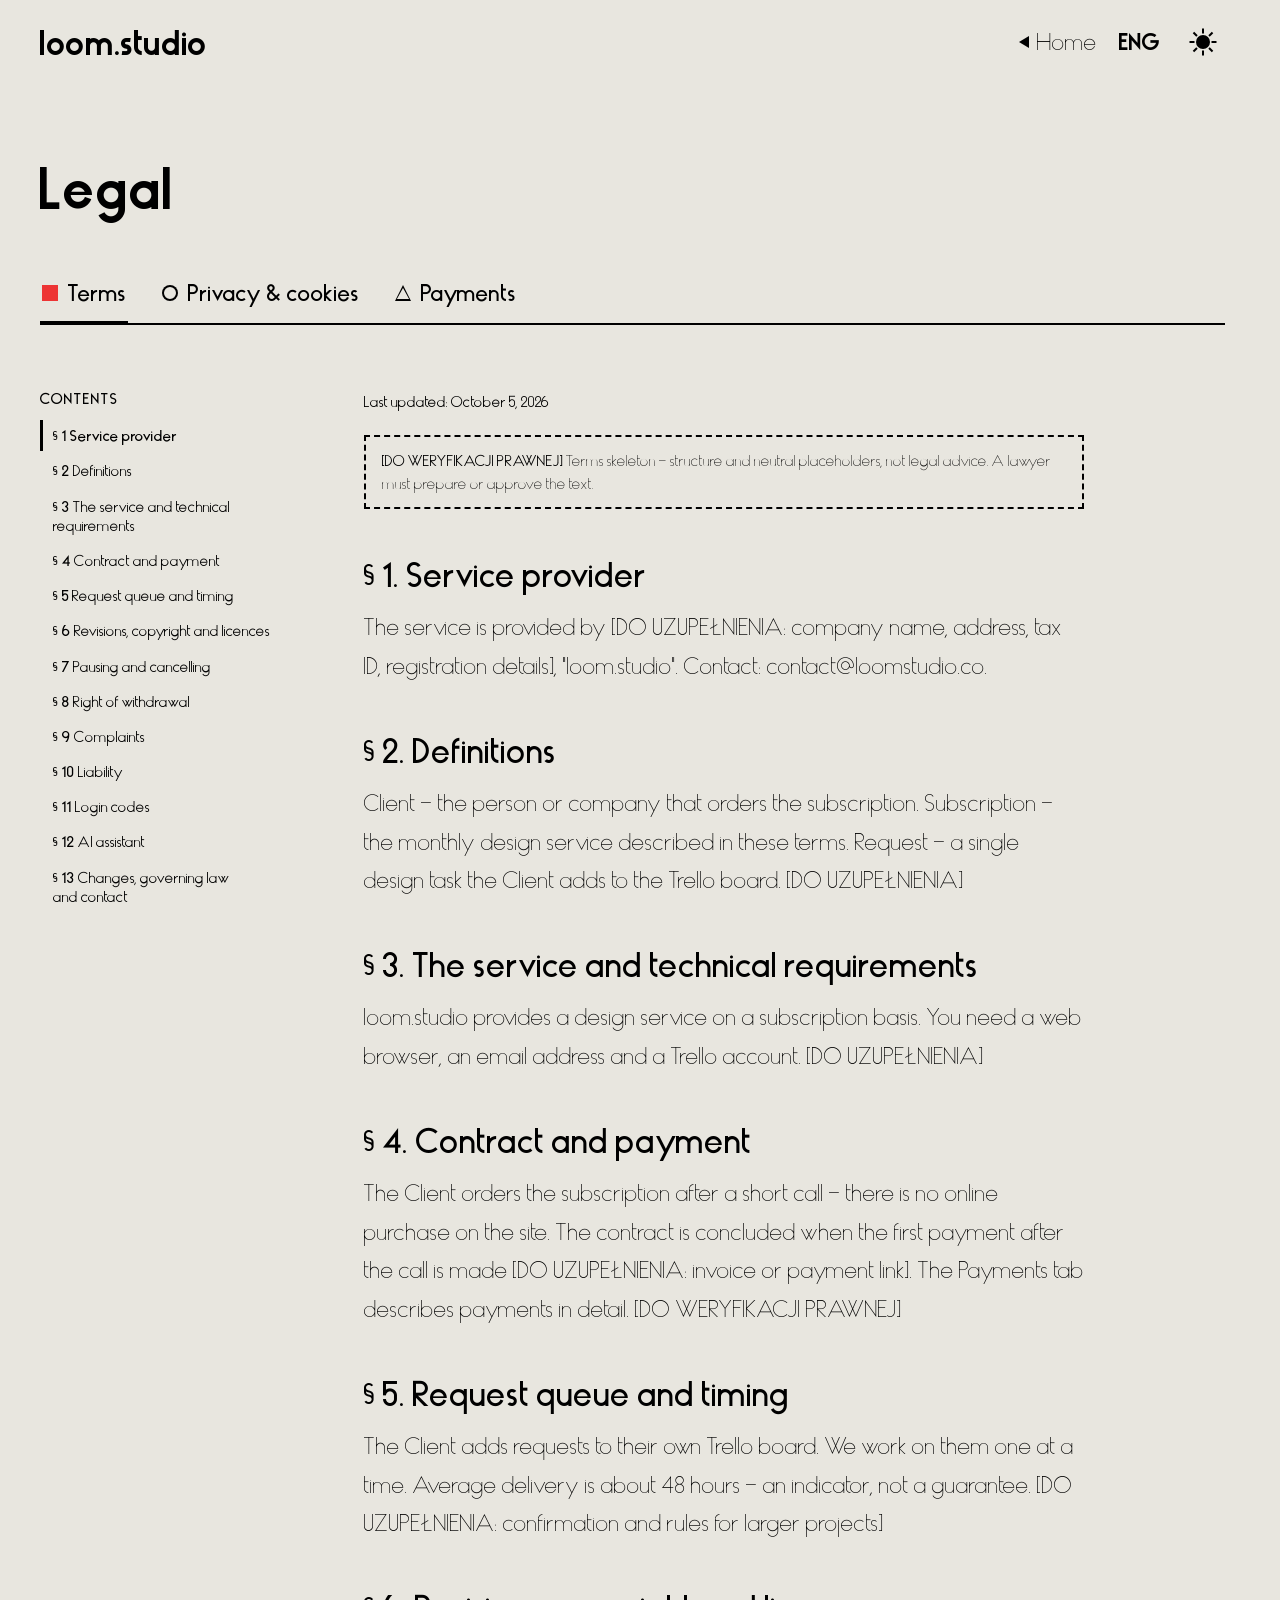
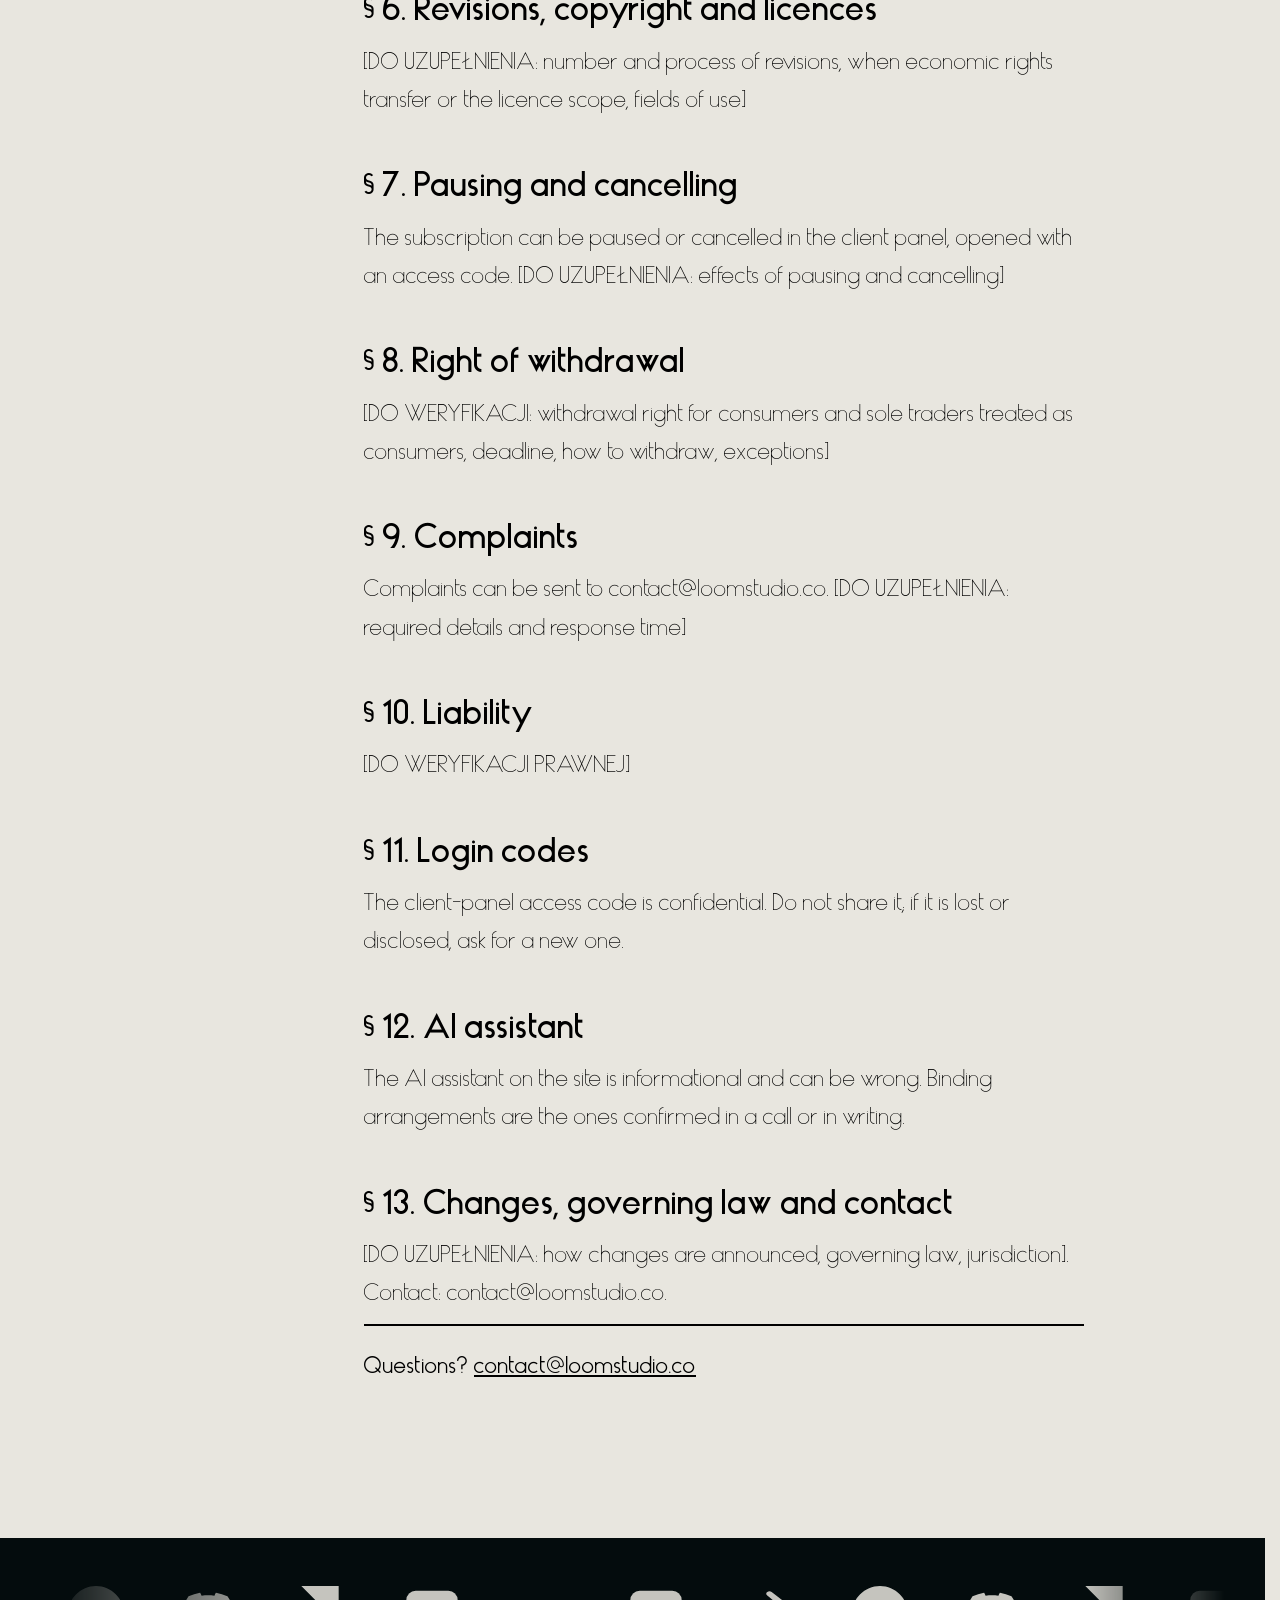
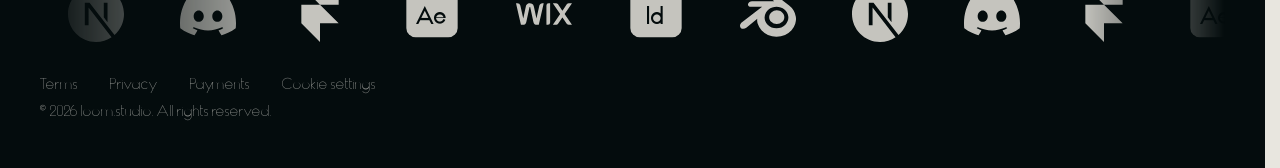
<file: en/legal/terms/index.html>
<!DOCTYPE html><html lang="en"><head><meta name="robots" content="noindex, nofollow"><meta charSet="utf-8"/><meta name="viewport" content="width=device-width, initial-scale=1, viewport-fit=cover, interactive-widget=resizes-content"/><link rel="preload" href="/fonts/haus/Haus_Light.woff2" as="font" crossorigin="" type="font/woff2"/><link rel="preload" href="/fonts/haus/Haus_Medium.woff2" as="font" crossorigin="" type="font/woff2"/><link rel="preload" href="/fonts/haus/Haus_Bold.woff2" as="font" crossorigin="" type="font/woff2"/><link rel="stylesheet" href="/_next/static/chunks/0655yzr2jfvpk.css" data-precedence="next"/><link rel="preload" as="script" fetchPriority="low" href="/_next/static/chunks/02wrqhq8fw6g7.js"/><script src="/_next/static/chunks/0mewi1sxq-9ta.js" async=""></script><script src="/_next/static/chunks/2ahlbl_1-z_ax.js" async=""></script><script src="/_next/static/chunks/1o1qnz9ob_0j0.js" async=""></script><script src="/_next/static/chunks/turbopack-165j06luc7miv.js" async=""></script><script src="/_next/static/chunks/3dgt4g434xji7.js" async=""></script><script src="/_next/static/chunks/3tiv-22ceq4hz.js" async=""></script><script src="/_next/static/chunks/31g5e54i882y_.js" async=""></script><script src="/_next/static/chunks/3ohd-735fwgtq.js" async=""></script><script src="/_next/static/chunks/2exl91ejduwth.js" async=""></script><script src="/_next/static/chunks/07lq0lc2z3i77.js" async=""></script><script src="/_next/static/chunks/3xux1x4g3wp32.js" async=""></script><meta name="theme-color" content="#e8e6df" media="(prefers-color-scheme: light)"/><meta name="theme-color" content="#000000" media="(prefers-color-scheme: dark)"/><title>Terms — Legal — loom.studio</title><meta name="description" content="Effective design for your company. One monthly subscription, one request at a time, 48-hour average delivery. Pause or cancel anytime."/><link rel="canonical" href="https://loomstudio.pl/en/legal/terms/"/><link rel="alternate" hrefLang="pl" href="https://loomstudio.pl/pl/legal/terms/"/><link rel="alternate" hrefLang="en" href="https://loomstudio.pl/en/legal/terms/"/><link rel="alternate" hrefLang="x-default" href="https://loomstudio.pl/pl/legal/terms/"/><meta name="format-detection" content="telephone=no"/><meta property="og:title" content="Effective design for your company"/><meta property="og:description" content="Effective design for your company. One monthly subscription, one request at a time, 48-hour average delivery. Pause or cancel anytime."/><meta property="og:site_name" content="loom.studio"/><meta property="og:locale" content="en_US"/><meta property="og:image" content="https://loomstudio.pl/en/opengraph-image?f67e0e8386d25677"/><meta property="og:image:type" content="image/png"/><meta property="og:image:width" content="1200"/><meta property="og:image:height" content="630"/><meta property="og:image:alt" content="loom.studio"/><meta property="og:type" content="website"/><meta name="twitter:card" content="summary_large_image"/><meta name="twitter:title" content="Effective design for your company"/><meta name="twitter:description" content="Effective design for your company. One monthly subscription, one request at a time, 48-hour average delivery. Pause or cancel anytime."/><meta name="twitter:image" content="https://loomstudio.pl/en/opengraph-image?f67e0e8386d25677"/><meta name="twitter:image:alt" content="loom.studio"/><meta name="twitter:image:type" content="image/png"/><meta name="twitter:image:width" content="1200"/><meta name="twitter:image:height" content="630"/><link rel="icon" href="/favicon.ico?favicon.432-meud4rpp1.ico" sizes="48x48" type="image/x-icon"/><link rel="icon" href="/icon.svg?icon.14hnupqt1gvew.svg" sizes="any" type="image/svg+xml"/><link rel="apple-touch-icon" href="/apple-icon.png?apple-icon.392iboz6afqmk.png" sizes="180x180" type="image/png"/><script src="/_next/static/chunks/0cz1d0mv5g_q7.js" noModule=""></script><script id="loom-head">(function(){
(function(first){
var d=document.documentElement,t=null;
try{var m=document.cookie.match(/(?:^|; )loom-theme=(light|dark)(?:;|$)/);t=m?m[1]:localStorage.getItem('loom-theme');}catch(e){}
if(t==='light'||t==='dark')d.setAttribute('data-theme',t);else d.removeAttribute('data-theme');
try{if(sessionStorage.getItem('loom:hero-seen'))d.setAttribute('data-hero-seen','');else if(first)sessionStorage.setItem('loom:hero-seen','1');}catch(e){}
d.setAttribute('data-js','');
})(true);
var d=document.documentElement;
if(window.CSS&&CSS.supports&&CSS.supports('scroll-initial-target','nearest'))return;
var done=false;
function start(){var end=document.querySelector('[data-carousel-end]');if(!end)return false;var track=end.parentElement,s=track&&track.querySelector('[data-carousel-start]');if(s){track.scrollLeft=s.offsetLeft;}return true;}
var mo=new MutationObserver(function(){if(!done&&start()){done=true;mo.disconnect();}});
mo.observe(d,{childList:true,subtree:true});
document.addEventListener('DOMContentLoaded',function(){if(!done){start();}mo.disconnect();});
})();</script></head><body><div hidden=""><!--$--><!--/$--></div><svg width="0" height="0" aria-hidden="true" focusable="false" style="position:absolute;overflow:hidden"><symbol id="si-nextjs" viewBox="0 0 24 24"><path d="M18.665 21.978C16.758 23.255 14.465 24 12 24 5.377 24 0 18.623 0 12S5.377 0 12 0s12 5.377 12 12c0 3.583-1.574 6.801-4.067 9.001L9.219 7.2H7.2v9.596h1.615V9.251l9.85 12.727Zm-3.332-8.533 1.6 2.061V7.2h-1.6v6.245Z" fill="currentColor"></path></symbol><symbol id="si-discord" viewBox="0 0 24 24"><path d="M20.317 4.3698a19.7913 19.7913 0 00-4.8851-1.5152.0741.0741 0 00-.0785.0371c-.211.3753-.4447.8648-.6083 1.2495-1.8447-.2762-3.68-.2762-5.4868 0-.1636-.3933-.4058-.8742-.6177-1.2495a.077.077 0 00-.0785-.037 19.7363 19.7363 0 00-4.8852 1.515.0699.0699 0 00-.0321.0277C.5334 9.0458-.319 13.5799.0992 18.0578a.0824.0824 0 00.0312.0561c2.0528 1.5076 4.0413 2.4228 5.9929 3.0294a.0777.0777 0 00.0842-.0276c.4616-.6304.8731-1.2952 1.226-1.9942a.076.076 0 00-.0416-.1057c-.6528-.2476-1.2743-.5495-1.8722-.8923a.077.077 0 01-.0076-.1277c.1258-.0943.2517-.1923.3718-.2914a.0743.0743 0 01.0776-.0105c3.9278 1.7933 8.18 1.7933 12.0614 0a.0739.0739 0 01.0785.0095c.1202.099.246.1981.3728.2924a.077.077 0 01-.0066.1276 12.2986 12.2986 0 01-1.873.8914.0766.0766 0 00-.0407.1067c.3604.698.7719 1.3628 1.225 1.9932a.076.076 0 00.0842.0286c1.961-.6067 3.9495-1.5219 6.0023-3.0294a.077.077 0 00.0313-.0552c.5004-5.177-.8382-9.6739-3.5485-13.6604a.061.061 0 00-.0312-.0286zM8.02 15.3312c-1.1825 0-2.1569-1.0857-2.1569-2.419 0-1.3332.9555-2.4189 2.157-2.4189 1.2108 0 2.1757 1.0952 2.1568 2.419 0 1.3332-.9555 2.4189-2.1569 2.4189zm7.9748 0c-1.1825 0-2.1569-1.0857-2.1569-2.419 0-1.3332.9554-2.4189 2.1569-2.4189 1.2108 0 2.1757 1.0952 2.1568 2.419 0 1.3332-.946 2.4189-2.1568 2.4189Z" fill="currentColor"></path></symbol><symbol id="si-framer" viewBox="0 0 24 24"><path d="M4 0h16v8h-8zM4 8h8l8 8H4zM4 16h8v8z" fill="currentColor"></path></symbol><symbol id="si-wix" viewBox="0 0 24 24"><path d="m0 7.354 2.113 9.292h.801a1.54 1.54 0 0 0 1.506-1.218l1.351-6.34a.171.171 0 0 1 .167-.137c.08 0 .15.058.167.137l1.352 6.34a1.54 1.54 0 0 0 1.506 1.218h.805l2.113-9.292h-.565c-.62 0-1.159.43-1.296 1.035l-1.26 5.545-1.106-5.176a1.76 1.76 0 0 0-2.19-1.324c-.639.176-1.113.716-1.251 1.365l-1.094 5.127-1.26-5.537A1.33 1.33 0 0 0 .563 7.354H0zm13.992 0a.951.951 0 0 0-.951.95v8.342h.635a.952.952 0 0 0 .951-.95V7.353h-.635zm1.778 0 3.158 4.66-3.14 4.632h1.325c.368 0 .712-.181.918-.486l1.756-2.59a.12.12 0 0 1 .197 0l1.754 2.59c.206.305.55.486.918.486h1.326l-3.14-4.632L24 7.354h-1.326c-.368 0-.712.181-.918.486l-1.772 2.617a.12.12 0 0 1-.197 0L18.014 7.84a1.108 1.108 0 0 0-.918-.486H15.77z" fill="currentColor"></path></symbol><symbol id="si-blender" viewBox="0 0 24 24"><path d="M12.51 13.214c.046-.8.438-1.506 1.03-2.006a3.424 3.424 0 0 1 2.212-.79c.85 0 1.631.3 2.211.79.592.5.983 1.206 1.028 2.005.045.823-.285 1.586-.865 2.153a3.389 3.389 0 0 1-2.374.938 3.393 3.393 0 0 1-2.376-.938c-.58-.567-.91-1.33-.865-2.152M7.35 14.831c.006.314.106.922.256 1.398a7.372 7.372 0 0 0 1.593 2.757 8.227 8.227 0 0 0 2.787 2.001 8.947 8.947 0 0 0 3.66.76 8.964 8.964 0 0 0 3.657-.772 8.285 8.285 0 0 0 2.785-2.01 7.428 7.428 0 0 0 1.592-2.762 6.964 6.964 0 0 0 .25-3.074 7.123 7.123 0 0 0-1.016-2.779 7.764 7.764 0 0 0-1.852-2.043h.002L13.566 2.55l-.02-.015c-.492-.378-1.319-.376-1.86.002-.547.382-.609 1.015-.123 1.415l-.001.001 3.126 2.543-9.53.01h-.013c-.788.001-1.545.518-1.695 1.172-.154.665.38 1.217 1.2 1.22V8.9l4.83-.01-8.62 6.617-.034.025c-.813.622-1.075 1.658-.563 2.313.52.667 1.625.668 2.447.004L7.414 14s-.069.52-.063.831zm12.09 1.741c-.97.988-2.326 1.548-3.795 1.55-1.47.004-2.827-.552-3.797-1.538a4.51 4.51 0 0 1-1.036-1.622 4.282 4.282 0 0 1 .282-3.519 4.702 4.702 0 0 1 1.153-1.371c.942-.768 2.141-1.183 3.396-1.185 1.256-.002 2.455.41 3.398 1.175.48.391.87.854 1.152 1.367a4.28 4.28 0 0 1 .522 1.706 4.236 4.236 0 0 1-.239 1.811 4.54 4.54 0 0 1-1.035 1.626" fill="currentColor"></path></symbol><symbol id="si-figma" viewBox="0 0 24 24"><path d="M15.852 8.981h-4.588V0h4.588c2.476 0 4.49 2.014 4.49 4.49s-2.014 4.491-4.49 4.491zM12.735 7.51h3.117c1.665 0 3.019-1.355 3.019-3.019s-1.355-3.019-3.019-3.019h-3.117V7.51zm0 1.471H8.148c-2.476 0-4.49-2.014-4.49-4.49S5.672 0 8.148 0h4.588v8.981zm-4.587-7.51c-1.665 0-3.019 1.355-3.019 3.019s1.354 3.02 3.019 3.02h3.117V1.471H8.148zm4.587 15.019H8.148c-2.476 0-4.49-2.014-4.49-4.49s2.014-4.49 4.49-4.49h4.588v8.98zM8.148 8.981c-1.665 0-3.019 1.355-3.019 3.019s1.355 3.019 3.019 3.019h3.117V8.981H8.148zM8.172 24c-2.489 0-4.515-2.014-4.515-4.49s2.014-4.49 4.49-4.49h4.588v4.441c0 2.503-2.047 4.539-4.563 4.539zm-.024-7.51a3.023 3.023 0 0 0-3.019 3.019c0 1.665 1.365 3.019 3.044 3.019 1.705 0 3.093-1.376 3.093-3.068v-2.97H8.148zm7.704 0h-.098c-2.476 0-4.49-2.014-4.49-4.49s2.014-4.49 4.49-4.49h.098c2.476 0 4.49 2.014 4.49 4.49s-2.014 4.49-4.49 4.49zm-.097-7.509c-1.665 0-3.019 1.355-3.019 3.019s1.355 3.019 3.019 3.019h.098c1.665 0 3.019-1.355 3.019-3.019s-1.355-3.019-3.019-3.019h-.098z" fill="currentColor"></path></symbol><symbol id="si-instagram" viewBox="0 0 24 24"><path d="M7.0301.084c-1.2768.0602-2.1487.264-2.911.5634-.7888.3075-1.4575.72-2.1228 1.3877-.6652.6677-1.075 1.3368-1.3802 2.127-.2954.7638-.4956 1.6365-.552 2.914-.0564 1.2775-.0689 1.6882-.0626 4.947.0062 3.2586.0206 3.6671.0825 4.9473.061 1.2765.264 2.1482.5635 2.9107.308.7889.72 1.4573 1.388 2.1228.6679.6655 1.3365 1.0743 2.1285 1.38.7632.295 1.6361.4961 2.9134.552 1.2773.056 1.6884.069 4.9462.0627 3.2578-.0062 3.668-.0207 4.9478-.0814 1.28-.0607 2.147-.2652 2.9098-.5633.7889-.3086 1.4578-.72 2.1228-1.3881.665-.6682 1.0745-1.3378 1.3795-2.1284.2957-.7632.4966-1.636.552-2.9124.056-1.2809.0692-1.6898.063-4.948-.0063-3.2583-.021-3.6668-.0817-4.9465-.0607-1.2797-.264-2.1487-.5633-2.9117-.3084-.7889-.72-1.4568-1.3876-2.1228C21.2982 1.33 20.628.9208 19.8378.6165 19.074.321 18.2017.1197 16.9244.0645 15.6471.0093 15.236-.005 11.977.0014 8.718.0076 8.31.0215 7.0301.0839m.1402 21.6932c-1.17-.0509-1.8053-.2453-2.2287-.408-.5606-.216-.96-.4771-1.3819-.895-.422-.4178-.6811-.8186-.9-1.378-.1644-.4234-.3624-1.058-.4171-2.228-.0595-1.2645-.072-1.6442-.079-4.848-.007-3.2037.0053-3.583.0607-4.848.05-1.169.2456-1.805.408-2.2282.216-.5613.4762-.96.895-1.3816.4188-.4217.8184-.6814 1.3783-.9003.423-.1651 1.0575-.3614 2.227-.4171 1.2655-.06 1.6447-.072 4.848-.079 3.2033-.007 3.5835.005 4.8495.0608 1.169.0508 1.8053.2445 2.228.408.5608.216.96.4754 1.3816.895.4217.4194.6816.8176.9005 1.3787.1653.4217.3617 1.056.4169 2.2263.0602 1.2655.0739 1.645.0796 4.848.0058 3.203-.0055 3.5834-.061 4.848-.051 1.17-.245 1.8055-.408 2.2294-.216.5604-.4763.96-.8954 1.3814-.419.4215-.8181.6811-1.3783.9-.4224.1649-1.0577.3617-2.2262.4174-1.2656.0595-1.6448.072-4.8493.079-3.2045.007-3.5825-.006-4.848-.0608M16.953 5.5864A1.44 1.44 0 1 0 18.39 4.144a1.44 1.44 0 0 0-1.437 1.4424M5.8385 12.012c.0067 3.4032 2.7706 6.1557 6.173 6.1493 3.4026-.0065 6.157-2.7701 6.1506-6.1733-.0065-3.4032-2.771-6.1565-6.174-6.1498-3.403.0067-6.156 2.771-6.1496 6.1738M8 12.0077a4 4 0 1 1 4.008 3.9921A3.9996 3.9996 0 0 1 8 12.0077" fill="currentColor"></path></symbol><symbol id="si-facebook" viewBox="0 0 24 24"><path d="M9.101 23.691v-7.98H6.627v-3.667h2.474v-1.58c0-4.085 1.848-5.978 5.858-5.978.401 0 .955.042 1.468.103a8.68 8.68 0 0 1 1.141.195v3.325a8.623 8.623 0 0 0-.653-.036 26.805 26.805 0 0 0-.733-.009c-.707 0-1.259.096-1.675.309a1.686 1.686 0 0 0-.679.622c-.258.42-.374.995-.374 1.752v1.297h3.919l-.386 2.103-.287 1.564h-3.246v8.245C19.396 23.238 24 18.179 24 12.044c0-6.627-5.373-12-12-12s-12 5.373-12 12c0 5.628 3.874 10.35 9.101 11.647Z" fill="currentColor"></path></symbol><symbol id="si-github" viewBox="0 0 24 24"><path d="M12 .297c-6.63 0-12 5.373-12 12 0 5.303 3.438 9.8 8.205 11.385.6.113.82-.258.82-.577 0-.285-.01-1.04-.015-2.04-3.338.724-4.042-1.61-4.042-1.61C4.422 18.07 3.633 17.7 3.633 17.7c-1.087-.744.084-.729.084-.729 1.205.084 1.838 1.236 1.838 1.236 1.07 1.835 2.809 1.305 3.495.998.108-.776.417-1.305.76-1.605-2.665-.3-5.466-1.332-5.466-5.93 0-1.31.465-2.38 1.235-3.22-.135-.303-.54-1.523.105-3.176 0 0 1.005-.322 3.3 1.23.96-.267 1.98-.399 3-.405 1.02.006 2.04.138 3 .405 2.28-1.552 3.285-1.23 3.285-1.23.645 1.653.24 2.873.12 3.176.765.84 1.23 1.91 1.23 3.22 0 4.61-2.805 5.625-5.475 5.92.42.36.81 1.096.81 2.22 0 1.606-.015 2.896-.015 3.286 0 .315.21.69.825.57C20.565 22.092 24 17.592 24 12.297c0-6.627-5.373-12-12-12" fill="currentColor"></path></symbol><symbol id="si-x" viewBox="0 0 24 24"><path d="M14.234 10.162 22.977 0h-2.072l-7.591 8.824L7.251 0H.258l9.168 13.343L.258 24H2.33l8.016-9.318L16.749 24h6.993zm-2.837 3.299-.929-1.329L3.076 1.56h3.182l5.965 8.532.929 1.329 7.754 11.09h-3.182z" fill="currentColor"></path></symbol><symbol id="si-behance" viewBox="0 0 24 24"><path d="M16.969 16.927a2.561 2.561 0 0 0 1.901.677 2.501 2.501 0 0 0 1.531-.475c.362-.235.636-.584.779-.99h2.585a5.091 5.091 0 0 1-1.9 2.896 5.292 5.292 0 0 1-3.091.88 5.839 5.839 0 0 1-2.284-.433 4.871 4.871 0 0 1-1.723-1.211 5.657 5.657 0 0 1-1.08-1.874 7.057 7.057 0 0 1-.383-2.393c-.005-.8.129-1.595.396-2.349a5.313 5.313 0 0 1 5.088-3.604 4.87 4.87 0 0 1 2.376.563c.661.362 1.231.87 1.668 1.485a6.2 6.2 0 0 1 .943 2.133c.194.821.263 1.666.205 2.508h-7.699c-.063.79.184 1.574.688 2.187ZM6.947 4.084a8.065 8.065 0 0 1 1.928.198 4.29 4.29 0 0 1 1.49.638c.418.303.748.711.958 1.182.241.579.357 1.203.341 1.83a3.506 3.506 0 0 1-.506 1.961 3.726 3.726 0 0 1-1.503 1.287 3.588 3.588 0 0 1 2.027 1.437c.464.747.697 1.615.67 2.494a4.593 4.593 0 0 1-.423 2.032 3.945 3.945 0 0 1-1.163 1.413 5.114 5.114 0 0 1-1.683.807 7.135 7.135 0 0 1-1.928.259H0V4.084h6.947Zm-.235 12.9c.308.004.616-.029.916-.099a2.18 2.18 0 0 0 .766-.332c.228-.158.411-.371.534-.619.142-.317.208-.663.191-1.009a2.08 2.08 0 0 0-.642-1.715 2.618 2.618 0 0 0-1.696-.505h-3.54v4.279h3.471Zm13.635-5.967a2.13 2.13 0 0 0-1.654-.619 2.336 2.336 0 0 0-1.163.259 2.474 2.474 0 0 0-.738.62 2.359 2.359 0 0 0-.396.792c-.074.239-.12.485-.137.734h4.769a3.239 3.239 0 0 0-.679-1.785l-.002-.001Zm-13.813-.648a2.254 2.254 0 0 0 1.423-.433c.399-.355.607-.88.56-1.413a1.916 1.916 0 0 0-.178-.891 1.298 1.298 0 0 0-.495-.533 1.851 1.851 0 0 0-.711-.274 3.966 3.966 0 0 0-.835-.073H3.241v3.631h3.293v-.014ZM21.62 5.122h-5.976v1.527h5.976V5.122Z" fill="currentColor"></path></symbol><symbol id="si-dribbble" viewBox="0 0 24 24"><path d="M12 24C5.385 24 0 18.615 0 12S5.385 0 12 0s12 5.385 12 12-5.385 12-12 12zm10.12-10.358c-.35-.11-3.17-.953-6.384-.438 1.34 3.684 1.887 6.684 1.992 7.308 2.3-1.555 3.936-4.02 4.395-6.87zm-6.115 7.808c-.153-.9-.75-4.032-2.19-7.77l-.066.02c-5.79 2.015-7.86 6.025-8.04 6.4 1.73 1.358 3.92 2.166 6.29 2.166 1.42 0 2.77-.29 4-.814zm-11.62-2.58c.232-.4 3.045-5.055 8.332-6.765.135-.045.27-.084.405-.12-.26-.585-.54-1.167-.832-1.74C7.17 11.775 2.206 11.71 1.756 11.7l-.004.312c0 2.633.998 5.037 2.634 6.855zm-2.42-8.955c.46.008 4.683.026 9.477-1.248-1.698-3.018-3.53-5.558-3.8-5.928-2.868 1.35-5.01 3.99-5.676 7.17zM9.6 2.052c.282.38 2.145 2.914 3.822 6 3.645-1.365 5.19-3.44 5.373-3.702-1.81-1.61-4.19-2.586-6.795-2.586-.825 0-1.63.1-2.4.285zm10.335 3.483c-.218.29-1.935 2.493-5.724 4.04.24.49.47.985.68 1.486.08.18.15.36.22.53 3.41-.43 6.8.26 7.14.33-.02-2.42-.88-4.64-2.31-6.38z" fill="currentColor"></path></symbol><symbol id="si-linktree" viewBox="0 0 24 24"><path d="m13.73635 5.85251 4.00467-4.11665 2.3248 2.3808-4.20064 4.00466h5.9085v3.30473h-5.9365l4.22865 4.10766-2.3248 2.3338L12.0005 12.099l-5.74052 5.76852-2.3248-2.3248 4.22864-4.10766h-5.9375V8.12132h5.9085L3.93417 4.11666l2.3248-2.3808 4.00468 4.11665V0h3.4727zm-3.4727 10.30614h3.4727V24h-3.4727z" fill="currentColor"></path></symbol><symbol id="si-trello" viewBox="0 0 24 24"><path d="M21.147 0H2.853A2.86 2.86 0 000 2.853v18.294A2.86 2.86 0 002.853 24h18.294A2.86 2.86 0 0024 21.147V2.853A2.86 2.86 0 0021.147 0zM10.34 17.287a.953.953 0 01-.953.953h-4a.954.954 0 01-.954-.953V5.38a.953.953 0 01.954-.953h4a.954.954 0 01.953.953zm9.233-5.467a.944.944 0 01-.953.947h-4a.947.947 0 01-.953-.947V5.38a.953.953 0 01.953-.953h4a.954.954 0 01.953.953z" fill="currentColor"></path></symbol></svg><a href="#main" class="skip-link">Skip to content</a><div id="popup-slot"></div><header class="legal-head wrap"><a class="logo legal-head__logo" href="/en/">loom.studio</a><div class="legal-head__end"><a class="legal-head__home back-link" href="/en/"><svg class="tri tri--left " width="10" height="12" viewBox="0 0 10 12" aria-hidden="true" focusable="false" style="rotate:180deg"><path d="M0 0 10 6 0 12Z" fill="currentColor"></path></svg>Home</a><div class="lang lang--end " data-state="closed"><button type="button" class="lang__toggle" aria-expanded="false" aria-controls="lang-R2jiucivb" aria-label="Language: English. Change language"><span class="lang__line"><span class="lang__txt ">ENG</span></span></button><ul id="lang-R2jiucivb" class="lang__list" hidden="" role="list"><li style="--i:0"><a class="lang__opt" href="/pl/legal/terms/" lang="pl" hrefLang="pl" aria-label="Polski"><span class="lang__line"><span class="lang__txt">PL</span><span class="lang__txt lang__txt--copy" aria-hidden="true">PL</span></span></a></li></ul></div><button type="button" aria-label="Switch to dark mode" title="Switch to dark mode" class="theme-toggle theme-toggle--ink" data-state="unknown"><svg class="theme-toggle__icon" viewBox="0 0 30 30" width="30" height="30" aria-hidden="true" focusable="false"><mask id="theme-moon-legal" maskUnits="userSpaceOnUse" x="0" y="0" width="30" height="30"><rect width="30" height="30" fill="#fff"></rect><circle class="theme-toggle__bite" cx="21" cy="11" r="9" fill="#000"></circle></mask><g transform="rotate(0 15 15)"><rect class="theme-toggle__ray" x="14" y="1.5" width="2" height="5" style="--i:0"></rect></g><g transform="rotate(45 15 15)"><rect class="theme-toggle__ray" x="14" y="1.5" width="2" height="5" style="--i:1"></rect></g><g transform="rotate(90 15 15)"><rect class="theme-toggle__ray" x="14" y="1.5" width="2" height="5" style="--i:2"></rect></g><g transform="rotate(135 15 15)"><rect class="theme-toggle__ray" x="14" y="1.5" width="2" height="5" style="--i:3"></rect></g><g transform="rotate(180 15 15)"><rect class="theme-toggle__ray" x="14" y="1.5" width="2" height="5" style="--i:4"></rect></g><g transform="rotate(225 15 15)"><rect class="theme-toggle__ray" x="14" y="1.5" width="2" height="5" style="--i:5"></rect></g><g transform="rotate(270 15 15)"><rect class="theme-toggle__ray" x="14" y="1.5" width="2" height="5" style="--i:6"></rect></g><g transform="rotate(315 15 15)"><rect class="theme-toggle__ray" x="14" y="1.5" width="2" height="5" style="--i:7"></rect></g><circle class="theme-toggle__disc" cx="15" cy="15" r="11" mask="url(#theme-moon-legal)"></circle></svg></button></div></header><main id="main" tabindex="-1" class="legal wrap"><h1 class="legal__title">Legal</h1><nav class="legal__tabs" aria-label="Documents"><div class="legal__tabs-row"><ul role="list"><li><a class="legal__tab" data-shape="square" aria-current="page" href="/en/legal/terms/"><span class="legal__tab-shape" aria-hidden="true"></span>Terms</a></li><li><a class="legal__tab" data-shape="circle" href="/en/legal/privacy/"><span class="legal__tab-shape" aria-hidden="true"></span>Privacy &amp; cookies</a></li><li><a class="legal__tab" data-shape="triangle" href="/en/legal/payments/"><span class="legal__tab-shape" aria-hidden="true"></span>Payments</a></li></ul><span class="legal__tab-line" aria-hidden="true"></span></div></nav><div class="legal__layout"><article class="legal__body"><p class="legal__updated">Last updated: October 5, 2026</p><blockquote>
<p><strong>[DO WERYFIKACJI PRAWNEJ]</strong> Terms skeleton — structure and neutral placeholders, not legal advice. A lawyer must prepare or approve the text.</p>
</blockquote>
<h2 id="service-provider">Service provider</h2>
<p>The service is provided by [DO UZUPEŁNIENIA: company name, address, tax ID, registration details], &quot;loom.studio&quot;. Contact: contact@loomstudio.co.</p>
<h2 id="definitions">Definitions</h2>
<p>Client — the person or company that orders the subscription. Subscription — the monthly design service described in these terms. Request — a single design task the Client adds to the Trello board. [DO UZUPEŁNIENIA]</p>
<h2 id="the-service-and-technical-requirements">The service and technical requirements</h2>
<p>loom.studio provides a design service on a subscription basis. You need a web browser, an email address and a Trello account. [DO UZUPEŁNIENIA]</p>
<h2 id="contract-and-payment">Contract and payment</h2>
<p>The Client orders the subscription after a short call — there is no online purchase on the site. The contract is concluded when the first payment after the call is made [DO UZUPEŁNIENIA: invoice or payment link]. The Payments tab describes payments in detail. [DO WERYFIKACJI PRAWNEJ]</p>
<h2 id="request-queue-and-timing">Request queue and timing</h2>
<p>The Client adds requests to their own Trello board. We work on them one at a time. Average delivery is about 48 hours — an indicator, not a guarantee. [DO UZUPEŁNIENIA: confirmation and rules for larger projects]</p>
<h2 id="revisions-copyright-and-licences">Revisions, copyright and licences</h2>
<p>[DO UZUPEŁNIENIA: number and process of revisions, when economic rights transfer or the licence scope, fields of use]</p>
<h2 id="pausing-and-cancelling">Pausing and cancelling</h2>
<p>The subscription can be paused or cancelled in the client panel, opened with an access code. [DO UZUPEŁNIENIA: effects of pausing and cancelling]</p>
<h2 id="right-of-withdrawal">Right of withdrawal</h2>
<p>[DO WERYFIKACJI: withdrawal right for consumers and sole traders treated as consumers, deadline, how to withdraw, exceptions]</p>
<h2 id="complaints">Complaints</h2>
<p>Complaints can be sent to contact@loomstudio.co. [DO UZUPEŁNIENIA: required details and response time]</p>
<h2 id="liability">Liability</h2>
<p>[DO WERYFIKACJI PRAWNEJ]</p>
<h2 id="login-codes">Login codes</h2>
<p>The client-panel access code is confidential. Do not share it; if it is lost or disclosed, ask for a new one.</p>
<h2 id="ai-assistant">AI assistant</h2>
<p>The AI assistant on the site is informational and can be wrong. Binding arrangements are the ones confirmed in a call or in writing.</p>
<h2 id="changes-governing-law-and-contact">Changes, governing law and contact</h2>
<p>[DO UZUPEŁNIENIA: how changes are announced, governing law, jurisdiction]. Contact: contact@loomstudio.co.</p><p class="legal__questions">Questions?<!-- --> <a href="mailto:contact@loomstudio.co">contact@loomstudio.co</a></p></article></div><!--$--><!--/$--></main><div class="contact__block contact__block--footer"><footer class="footer"><nav class="footer__legal" aria-label="Legal"><a href="/en/legal/terms/">Terms</a><a href="/en/legal/privacy/">Privacy</a><a href="/en/legal/payments/">Payments</a><button type="button" class="footer__link">Cookie settings</button><p class="footer__rights">© 2026 loom.studio. All rights reserved.</p></nav><div class="marquee marquee--light footer__marquee" data-watch="true"><div class="marquee__viewport"><ul class="marquee__track" aria-label="Tools we work with"><li class="marquee__item"><svg viewBox="0 0 24 24" width="56" height="56" focusable="false" aria-hidden="true"><use href="#si-nextjs"></use></svg><span class="sr-only">Next.js</span></li><li class="marquee__item"><svg viewBox="0 0 24 24" width="56" height="56" focusable="false" aria-hidden="true"><use href="#si-discord"></use></svg><span class="sr-only">Discord</span></li><li class="marquee__item"><svg viewBox="0 0 24 24" width="56" height="56" focusable="false" aria-hidden="true"><use href="#si-framer"></use></svg><span class="sr-only">Framer</span></li><li class="marquee__item"><svg viewBox="0 0 24 24" width="56" height="56" focusable="false" aria-hidden="true"><rect x="1" y="2" width="22" height="20" rx="4" fill="currentColor"></rect><text x="12" y="16.2" text-anchor="middle" font-size="10.5" font-weight="500" fill="var(--icon-knockout, #000)" style="font-family:var(--font-sans)">Ae</text></svg><span class="sr-only">After Effects</span></li><li class="marquee__item"><svg viewBox="0 0 24 24" width="56" height="56" focusable="false" aria-hidden="true"><use href="#si-wix"></use></svg><span class="sr-only">Wix</span></li><li class="marquee__item"><svg viewBox="0 0 24 24" width="56" height="56" focusable="false" aria-hidden="true"><rect x="1" y="2" width="22" height="20" rx="4" fill="currentColor"></rect><text x="12" y="16.2" text-anchor="middle" font-size="10.5" font-weight="500" fill="var(--icon-knockout, #000)" style="font-family:var(--font-sans)">Id</text></svg><span class="sr-only">InDesign</span></li><li class="marquee__item"><svg viewBox="0 0 24 24" width="56" height="56" focusable="false" aria-hidden="true"><use href="#si-blender"></use></svg><span class="sr-only">Blender</span></li><li class="marquee__item" aria-hidden="true"><svg viewBox="0 0 24 24" width="56" height="56" focusable="false" aria-hidden="true"><use href="#si-nextjs"></use></svg><span class="sr-only">Next.js</span></li><li class="marquee__item" aria-hidden="true"><svg viewBox="0 0 24 24" width="56" height="56" focusable="false" aria-hidden="true"><use href="#si-discord"></use></svg><span class="sr-only">Discord</span></li><li class="marquee__item" aria-hidden="true"><svg viewBox="0 0 24 24" width="56" height="56" focusable="false" aria-hidden="true"><use href="#si-framer"></use></svg><span class="sr-only">Framer</span></li><li class="marquee__item" aria-hidden="true"><svg viewBox="0 0 24 24" width="56" height="56" focusable="false" aria-hidden="true"><rect x="1" y="2" width="22" height="20" rx="4" fill="currentColor"></rect><text x="12" y="16.2" text-anchor="middle" font-size="10.5" font-weight="500" fill="var(--icon-knockout, #000)" style="font-family:var(--font-sans)">Ae</text></svg><span class="sr-only">After Effects</span></li><li class="marquee__item" aria-hidden="true"><svg viewBox="0 0 24 24" width="56" height="56" focusable="false" aria-hidden="true"><use href="#si-wix"></use></svg><span class="sr-only">Wix</span></li><li class="marquee__item" aria-hidden="true"><svg viewBox="0 0 24 24" width="56" height="56" focusable="false" aria-hidden="true"><rect x="1" y="2" width="22" height="20" rx="4" fill="currentColor"></rect><text x="12" y="16.2" text-anchor="middle" font-size="10.5" font-weight="500" fill="var(--icon-knockout, #000)" style="font-family:var(--font-sans)">Id</text></svg><span class="sr-only">InDesign</span></li><li class="marquee__item" aria-hidden="true"><svg viewBox="0 0 24 24" width="56" height="56" focusable="false" aria-hidden="true"><use href="#si-blender"></use></svg><span class="sr-only">Blender</span></li></ul></div></div></footer></div><div class="toast-region" role="status" aria-live="polite"></div><!--$!--><template data-dgst="BAILOUT_TO_CLIENT_SIDE_RENDERING"></template><!--/$--><!--$!--><template data-dgst="BAILOUT_TO_CLIENT_SIDE_RENDERING"></template><!--/$--><script src="/_next/static/chunks/02wrqhq8fw6g7.js" id="_R_" async=""></script><script>(self.__next_f=self.__next_f||[]).push([0])</script><script>self.__next_f.push([1,"1:\"$Sreact.fragment\"\n2:I[77680,[\"/_next/static/chunks/3dgt4g434xji7.js\"],\"default\"]\n3:I[36246,[\"/_next/static/chunks/3dgt4g434xji7.js\"],\"default\"]\n4:I[31578,[\"/_next/static/chunks/3dgt4g434xji7.js\",\"/_next/static/chunks/3tiv-22ceq4hz.js\"],\"\"]\n8:I[96523,[\"/_next/static/chunks/3dgt4g434xji7.js\"],\"OutletBoundary\"]\n9:\"$Sreact.suspense\"\nc:I[96523,[\"/_next/static/chunks/3dgt4g434xji7.js\"],\"ViewportBoundary\"]\ne:I[96523,[\"/_next/static/chunks/3dgt4g434xji7.js\"],\"MetadataBoundary\"]\n10:I[21759,[\"/_next/static/chunks/3dgt4g434xji7.js\"],\"default\",1]\n:HL[\"/_next/static/chunks/0655yzr2jfvpk.css\",\"style\"]\nb:X\n"])</script><script>self.__next_f.push([1,"0:{\"P\":null,\"c\":[\"\",\"en\",\"legal\",\"terms\",\"\"],\"q\":\"\",\"i\":false,\"f\":[[[\"\",{\"children\":[[\"locale\",\"en\",\"d\",[]],{\"children\":[\"legal\",{\"children\":[[\"doc\",\"terms\",\"d\",[]],{\"children\":[\"__PAGE__\",{},\"$undefined\",\"$undefined\",4608]},\"$undefined\",\"$undefined\",4608]},\"$undefined\",\"$undefined\",4608]},\"$undefined\",\"$undefined\",4608]},\"$undefined\",\"$undefined\",4624],[[\"$\",\"$1\",\"c\",{\"children\":[[[\"$\",\"link\",\"0\",{\"rel\":\"stylesheet\",\"href\":\"/_next/static/chunks/0655yzr2jfvpk.css\",\"precedence\":\"next\",\"crossOrigin\":\"$undefined\",\"nonce\":\"$undefined\"}],[\"$\",\"script\",\"script-0\",{\"src\":\"/_next/static/chunks/3dgt4g434xji7.js\",\"async\":true,\"nonce\":\"$undefined\"}]],[\"$\",\"$L2\",null,{\"parallelRouterKey\":\"children\",\"error\":\"$undefined\",\"errorStyles\":\"$undefined\",\"errorScripts\":\"$undefined\",\"template\":[\"$\",\"$L3\",null,{}],\"templateStyles\":\"$undefined\",\"templateScripts\":\"$undefined\",\"notFound\":[[\"$\",\"html\",null,{\"lang\":\"pl\",\"children\":[\"$\",\"body\",null,{\"className\":\"grid min-h-svh place-items-center bg-paper p-6 text-ink\",\"children\":[\"$\",\"main\",null,{\"className\":\"text-center\",\"children\":[[\"$\",\"h1\",null,{\"className\":\"text-d font-bold\",\"children\":\"404\"}],[\"$\",\"p\",null,{\"className\":\"mt-4\",\"children\":[\"$\",\"$L4\",null,{\"className\":\"underline\",\"href\":\"/pl\",\"children\":\"loom.studio\"}]}]]}]}]}],[]],\"forbidden\":\"$undefined\",\"unauthorized\":\"$undefined\"}]]}],{\"children\":[[\"$\",\"$1\",\"c\",{\"children\":[[[\"$\",\"script\",\"script-0\",{\"src\":\"/_next/static/chunks/31g5e54i882y_.js\",\"async\":true,\"nonce\":\"$undefined\"}],[\"$\",\"script\",\"script-1\",{\"src\":\"/_next/static/chunks/3ohd-735fwgtq.js\",\"async\":true,\"nonce\":\"$undefined\"}]],\"$L5\"]}],{\"children\":[[\"$\",\"$1\",\"c\",{\"children\":[[[\"$\",\"script\",\"script-0\",{\"src\":\"/_next/static/chunks/2exl91ejduwth.js\",\"async\":true,\"nonce\":\"$undefined\"}]],\"$L6\"]}],{\"children\":[[\"$\",\"$1\",\"c\",{\"children\":[null,[\"$\",\"$L2\",null,{\"parallelRouterKey\":\"children\",\"error\":\"$undefined\",\"errorStyles\":\"$undefined\",\"errorScripts\":\"$undefined\",\"template\":[\"$\",\"$L3\",null,{}],\"templateStyles\":\"$undefined\",\"templateScripts\":\"$undefined\",\"notFound\":\"$undefined\",\"forbidden\":\"$undefined\",\"unauthorized\":\"$undefined\"}]]}],{\"children\":[[\"$\",\"$1\",\"c\",{\"children\":[\"$L7\",[[\"$\",\"script\",\"script-0\",{\"src\":\"/_next/static/chunks/07lq0lc2z3i77.js\",\"async\":true,\"nonce\":\"$undefined\"}]],[\"$\",\"$L8\",null,{\"children\":[\"$\",\"$9\",null,{\"name\":\"Next.MetadataOutlet\",\"children\":\"$@a\"}]}]]}],{},null,false,null]},null,false,\"$b\"]},null,false,null]},null,false,null]},null,false,null],[\"$\",\"$1\",\"h\",{\"children\":[null,[\"$\",\"$Lc\",null,{\"children\":\"$Ld\"}],[\"$\",\"div\",null,{\"hidden\":true,\"children\":[\"$\",\"$Le\",null,{\"children\":[\"$\",\"$9\",null,{\"name\":\"Next.Metadata\",\"children\":\"$Lf\"}]}]}],null]}],false]],\"m\":\"$undefined\",\"G\":[\"$10\",[[\"$\",\"link\",\"0\",{\"rel\":\"stylesheet\",\"href\":\"/_next/static/chunks/0655yzr2jfvpk.css\",\"precedence\":\"next\",\"crossOrigin\":\"$undefined\",\"nonce\":\"$undefined\"}]]],\"S\":true,\"h\":null,\"r\":\"$undefined\",\"s\":\"$undefined\",\"a\":\"$undefined\",\"l\":\"$undefined\",\"p\":\"$undefined\",\"d\":\"$undefined\",\"b\":\"tbqbq8HhdMSoiu3qPIg6D\"}\n"])</script><script>self.__next_f.push([1,":HL[\"/fonts/haus/Haus_Light.woff2\",\"font\",{\"crossOrigin\":\"\",\"type\":\"font/woff2\"}]\n:HL[\"/fonts/haus/Haus_Medium.woff2\",\"font\",{\"crossOrigin\":\"\",\"type\":\"font/woff2\"}]\n:HL[\"/fonts/haus/Haus_Bold.woff2\",\"font\",{\"crossOrigin\":\"\",\"type\":\"font/woff2\"}]\nb:C\n"])</script><script>self.__next_f.push([1,"11:I[98554,[\"/_next/static/chunks/3dgt4g434xji7.js\",\"/_next/static/chunks/31g5e54i882y_.js\",\"/_next/static/chunks/3ohd-735fwgtq.js\"],\"HeadScript\"]\n13:I[11097,[\"/_next/static/chunks/3dgt4g434xji7.js\",\"/_next/static/chunks/31g5e54i882y_.js\",\"/_next/static/chunks/3ohd-735fwgtq.js\"],\"RootAttributes\"]\n12:T43b,(function(){\n(function(first){\nvar d=document.documentElement,t=null;\ntry{var m=document.cookie.match(/(?:^|; )loom-theme=(light|dark)(?:;|$)/);t=m?m[1]:localStorage.getItem('loom-theme');}catch(e){}\nif(t==='light'||t==='dark')d.setAttribute('data-theme',t);else d.removeAttribute('data-theme');\ntry{if(sessionStorage.getItem('loom:hero-seen'))d.setAttribute('data-hero-seen','');else if(first)sessionStorage.setItem('loom:hero-seen','1');}catch(e){}\nd.setAttribute('data-js','');\n})(true);\nvar d=document.documentElement;\nif(window.CSS\u0026\u0026CSS.supports\u0026\u0026CSS.supports('scroll-initial-target','nearest'))return;\nvar done=false;\nfunction start(){var end=document.querySelector('[data-carousel-end]');if(!end)return false;var track=end.parentElement,s=track\u0026\u0026track.querySelector('[data-carousel-start]');if(s){track.scrollLeft=s.offsetLeft;}return true;}\nvar mo=new MutationObserver(function(){if(!done\u0026\u0026start()){done=true;mo.disconnect();}});\nmo.observe(d,{childList:true,subtree:true});\ndocument.addEventListener('DOMContentLoaded',function(){if(!done){start();}mo.disconnect();});\n})();14:T4ef,M20.317 4.3698a19.7913 19.7913 0 00-4.8851-1.5152.0741.0741 0 00-.0785.0371c-.211.3753-.4447.8648-.6083 1.2495-1.8447-.2762-3.68-.2762-5.4868 0-.1636-.3933-.4058-.8742-.6177-1.2495a.077.077 0 00-.0785-.037 19.7363 19.7363 0 00-4.8852 1.515.0699.0699 0 00-.0321.0277C.5334 9.0458-.319 13.5799.0992 18.0578a.0824.0824 0 00.0312.0561c2.0528 1.5076 4.0413 2.4228 5.9929 3.0294a.0777.0777 0 00.0842-.0276c.4616-.6304.8731-1.2952 1.226-1.9942a.076.076 0 00-.0416-.1057c-.6528-.2476-1.2743-.5495-1.8722-.8923a.077.077 0 01-.0076-.1277c.1258-.0943.2517-.1923.3718-.2914a.0743.0743 0 01.0776-.0105c3.9278 1.7933 8.18 1.7933 12.0614 0a.0739.0739 0 01.0785.0095c.1202.099.246.1981.3728.2924a.077.077 0 01-.0066.1276 12.2986 12.2986 0 01-1.873.8914.0766.0766 0 00-.0407.1067c.3604.698.7719 1.3628 1.225 1.9932a.076.076 0 00.0842.0286c1.961-.6067 3.9495-1.5219 6.0023-3.0294a.077.077 0 00.0313-.0552c.5004-5.177-.8382-9.6739-3.5485-13.6604a.061.061 0 00-.0312-.0286zM8.02 15.3312c-1.1825 0-2.1569-1.0857-2.1569-2.419 0-1.3332.9555-2.4189 2.157-2.4189 1.2108 0 2.1757 1.0952 2.1568 2.419 0 1.3332-.9555 2.4189-2.1569 2.4189zm7.9748 0c-1.1825 0-2.1569-1.0857-2.1569-2.419 0-1.3332.9554-2.4189 2.1569-2.4189 1.2108 0 2.1757 1.0952 2.1568 2.419 0 1.3332-.946 2.4189-2.1568 2.4189Z"])</script><script>self.__next_f.push([1,"5:[\"$\",\"html\",null,{\"lang\":\"en\",\"suppressHydrationWarning\":true,\"children\":[\"$\",\"body\",null,{\"children\":[[\"$\",\"$L11\",null,{\"source\":\"$12\"}],[\"$\",\"$L13\",null,{}],[\"$\",\"svg\",null,{\"width\":\"0\",\"height\":\"0\",\"aria-hidden\":\"true\",\"focusable\":\"false\",\"style\":{\"position\":\"absolute\",\"overflow\":\"hidden\"},\"children\":[[\"$\",\"symbol\",\"nextjs\",{\"id\":\"si-nextjs\",\"viewBox\":\"0 0 24 24\",\"children\":[\"$\",\"path\",null,{\"d\":\"M18.665 21.978C16.758 23.255 14.465 24 12 24 5.377 24 0 18.623 0 12S5.377 0 12 0s12 5.377 12 12c0 3.583-1.574 6.801-4.067 9.001L9.219 7.2H7.2v9.596h1.615V9.251l9.85 12.727Zm-3.332-8.533 1.6 2.061V7.2h-1.6v6.245Z\",\"fill\":\"currentColor\"}]}],[\"$\",\"symbol\",\"discord\",{\"id\":\"si-discord\",\"viewBox\":\"0 0 24 24\",\"children\":[\"$\",\"path\",null,{\"d\":\"$14\",\"fill\":\"currentColor\"}]}],[\"$\",\"symbol\",\"framer\",{\"id\":\"si-framer\",\"viewBox\":\"0 0 24 24\",\"children\":[\"$\",\"path\",null,{\"d\":\"M4 0h16v8h-8zM4 8h8l8 8H4zM4 16h8v8z\",\"fill\":\"currentColor\"}]}],[\"$\",\"symbol\",\"wix\",{\"id\":\"si-wix\",\"viewBox\":\"0 0 24 24\",\"children\":[\"$\",\"path\",null,{\"d\":\"m0 7.354 2.113 9.292h.801a1.54 1.54 0 0 0 1.506-1.218l1.351-6.34a.171.171 0 0 1 .167-.137c.08 0 .15.058.167.137l1.352 6.34a1.54 1.54 0 0 0 1.506 1.218h.805l2.113-9.292h-.565c-.62 0-1.159.43-1.296 1.035l-1.26 5.545-1.106-5.176a1.76 1.76 0 0 0-2.19-1.324c-.639.176-1.113.716-1.251 1.365l-1.094 5.127-1.26-5.537A1.33 1.33 0 0 0 .563 7.354H0zm13.992 0a.951.951 0 0 0-.951.95v8.342h.635a.952.952 0 0 0 .951-.95V7.353h-.635zm1.778 0 3.158 4.66-3.14 4.632h1.325c.368 0 .712-.181.918-.486l1.756-2.59a.12.12 0 0 1 .197 0l1.754 2.59c.206.305.55.486.918.486h1.326l-3.14-4.632L24 7.354h-1.326c-.368 0-.712.181-.918.486l-1.772 2.617a.12.12 0 0 1-.197 0L18.014 7.84a1.108 1.108 0 0 0-.918-.486H15.77z\",\"fill\":\"currentColor\"}]}],\"$L15\",\"$L16\",\"$L17\",\"$L18\",\"$L19\",\"$L1a\",\"$L1b\",\"$L1c\",\"$L1d\",\"$L1e\"]}],\"$L1f\"]}]}]\n"])</script><script>self.__next_f.push([1,"25:I[11605,[\"/_next/static/chunks/3dgt4g434xji7.js\",\"/_next/static/chunks/31g5e54i882y_.js\",\"/_next/static/chunks/3ohd-735fwgtq.js\",\"/_next/static/chunks/2exl91ejduwth.js\"],\"LanguageSwitch\"]\n26:I[95466,[\"/_next/static/chunks/3dgt4g434xji7.js\",\"/_next/static/chunks/31g5e54i882y_.js\",\"/_next/static/chunks/3ohd-735fwgtq.js\",\"/_next/static/chunks/2exl91ejduwth.js\"],\"ThemeToggle\"]\n27:I[93165,[\"/_next/static/chunks/3dgt4g434xji7.js\",\"/_next/static/chunks/31g5e54i882y_.js\",\"/_next/static/chunks/3ohd-735fwgtq.js\",\"/_next/static/chunks/2exl91ejduwth.js\"],\"LegalTabs\"]\n20:T49f,M12.51 13.214c.046-.8.438-1.506 1.03-2.006a3.424 3.424 0 0 1 2.212-.79c.85 0 1.631.3 2.211.79.592.5.983 1.206 1.028 2.005.045.823-.285 1.586-.865 2.153a3.389 3.389 0 0 1-2.374.938 3.393 3.393 0 0 1-2.376-.938c-.58-.567-.91-1.33-.865-2.152M7.35 14.831c.006.314.106.922.256 1.398a7.372 7.372 0 0 0 1.593 2.757 8.227 8.227 0 0 0 2.787 2.001 8.947 8.947 0 0 0 3.66.76 8.964 8.964 0 0 0 3.657-.772 8.285 8.285 0 0 0 2.785-2.01 7.428 7.428 0 0 0 1.592-2.762 6.964 6.964 0 0 0 .25-3.074 7.123 7.123 0 0 0-1.016-2.779 7.764 7.764 0 0 0-1.852-2.043h.002L13.566 2.55l-.02-.015c-.492-.378-1.319-.376-1.86.002-.547.382-.609 1.015-.123 1.415l-.001.001 3.126 2.543-9.53.01h-.013c-.788.001-1.545.518-1.695 1.172-.154.665.38 1.217 1.2 1.22V8.9l4.83-.01-8.62 6.617-.034.025c-.813.622-1.075 1.658-.563 2.313.52.667 1.625.668 2.447.004L7.414 14s-.069.52-.063.831zm12.09 1.741c-.97.988-2.326 1.548-3.795 1.55-1.47.004-2.827-.552-3.797-1.538a4.51 4.51 0 0 1-1.036-1.622 4.282 4.282 0 0 1 .282-3.519 4.702 4.702 0 0 1 1.153-1.371c.942-.768 2.141-1.183 3.396-1.185 1.256-.002 2.455.41 3.398 1.175.48.391.87.854 1.152 1.367a4.28 4.28 0 0 1 .522 1.706 4.236 4.236 0 0 1-.239 1.811 4.54 4.54 0 0 1-1.035 1.62615:[\"$\",\"symbol\",\"blender\",{\"id\":\"si-blender\",\"viewBox\":\"0 0 24 24\",\"children\":[\"$\",\"path\",null,{\"d\":\"$20\",\"fill\":\"currentColor\"}]}]\n16:[\"$\",\"symbol\",\"figma\",{\"id\":\"si-figma\",\"viewBox\":\"0 0 24 24\",\"children\":[\"$\",\"path\",null,{\"d\":\"M15.852 8.981h-4.588V0h4.588c2.476 0 4.49 2.014 4.49 4.49s-2.014 4.491-4.49 4.491zM12.735 7.51h3.117c1.665 0 3.019-1.355 3.019-3.019s-1.355-3.019-3.019-3.019h-3.117V7.51zm0 1.471H8.148c-2.476 0-4.49-2.014-4.49-4.49S5.672 0 8.148 0h4.588v8.981zm-4.587-7.51c-1.665 0-3.019 1.355-3.019 3.019s1.354 3.02 3.019 3.02h3.117V1.471H8.148zm4.587 15.019H8.148c-2.476 0-4.49-2.014-4.49-4.49s2.014-4.49 4.49-4.49h4.588v8.98zM8.148 8.981c-1.665 0-3.019 1.355-3.019 3.019s1.355 3.019 3.019 3.019h3.117V8.981H8.148zM8.172 24c-2.489 0-4.515-2.014-4.515-4.49s2.014-4.49 4.49-4.49h4.588v4.441c0 2.503-2.047 4.539-4.563 4.539zm-.024-7.51a3.023 3.023 0 0 0-3.019 3.019c0 1.665 1.365 3.019 3.044 3.019 1.705 0 3.093-1.376 3.093-3.068v-2.97H8.148zm7.704 0h-.098c-2.476 0-4.49-2.014-4.49-4.49s2.014-4.49 4.49-4.49h.098c2.476 0 4.49 2.014 4.49 4.49s-2.014 4.49-4.49 4.49zm-.097-7.509c-1.665 0-3.019 1.355-3.019 3.019s1.355 3.019 3.019 3.019h.098c1.665 0 3.019-1.355 3.019-3.019s-1.355-3.019-3.019-3.019h-.098z\",\"fill\":\"currentColor\"}]}]\n21:T7c4,"])</script><script>self.__next_f.push([1,"M7.0301.084c-1.2768.0602-2.1487.264-2.911.5634-.7888.3075-1.4575.72-2.1228 1.3877-.6652.6677-1.075 1.3368-1.3802 2.127-.2954.7638-.4956 1.6365-.552 2.914-.0564 1.2775-.0689 1.6882-.0626 4.947.0062 3.2586.0206 3.6671.0825 4.9473.061 1.2765.264 2.1482.5635 2.9107.308.7889.72 1.4573 1.388 2.1228.6679.6655 1.3365 1.0743 2.1285 1.38.7632.295 1.6361.4961 2.9134.552 1.2773.056 1.6884.069 4.9462.0627 3.2578-.0062 3.668-.0207 4.9478-.0814 1.28-.0607 2.147-.2652 2.9098-.5633.7889-.3086 1.4578-.72 2.1228-1.3881.665-.6682 1.0745-1.3378 1.3795-2.1284.2957-.7632.4966-1.636.552-2.9124.056-1.2809.0692-1.6898.063-4.948-.0063-3.2583-.021-3.6668-.0817-4.9465-.0607-1.2797-.264-2.1487-.5633-2.9117-.3084-.7889-.72-1.4568-1.3876-2.1228C21.2982 1.33 20.628.9208 19.8378.6165 19.074.321 18.2017.1197 16.9244.0645 15.6471.0093 15.236-.005 11.977.0014 8.718.0076 8.31.0215 7.0301.0839m.1402 21.6932c-1.17-.0509-1.8053-.2453-2.2287-.408-.5606-.216-.96-.4771-1.3819-.895-.422-.4178-.6811-.8186-.9-1.378-.1644-.4234-.3624-1.058-.4171-2.228-.0595-1.2645-.072-1.6442-.079-4.848-.007-3.2037.0053-3.583.0607-4.848.05-1.169.2456-1.805.408-2.2282.216-.5613.4762-.96.895-1.3816.4188-.4217.8184-.6814 1.3783-.9003.423-.1651 1.0575-.3614 2.227-.4171 1.2655-.06 1.6447-.072 4.848-.079 3.2033-.007 3.5835.005 4.8495.0608 1.169.0508 1.8053.2445 2.228.408.5608.216.96.4754 1.3816.895.4217.4194.6816.8176.9005 1.3787.1653.4217.3617 1.056.4169 2.2263.0602 1.2655.0739 1.645.0796 4.848.0058 3.203-.0055 3.5834-.061 4.848-.051 1.17-.245 1.8055-.408 2.2294-.216.5604-.4763.96-.8954 1.3814-.419.4215-.8181.6811-1.3783.9-.4224.1649-1.0577.3617-2.2262.4174-1.2656.0595-1.6448.072-4.8493.079-3.2045.007-3.5825-.006-4.848-.0608M16.953 5.5864A1.44 1.44 0 1 0 18.39 4.144a1.44 1.44 0 0 0-1.437 1.4424M5.8385 12.012c.0067 3.4032 2.7706 6.1557 6.173 6.1493 3.4026-.0065 6.157-2.7701 6.1506-6.1733-.0065-3.4032-2.771-6.1565-6.174-6.1498-3.403.0067-6.156 2.771-6.1496 6.1738M8 12.0077a4 4 0 1 1 4.008 3.9921A3.9996 3.9996 0 0 1 8 12.0077"])</script><script>self.__next_f.push([1,"17:[\"$\",\"symbol\",\"instagram\",{\"id\":\"si-instagram\",\"viewBox\":\"0 0 24 24\",\"children\":[\"$\",\"path\",null,{\"d\":\"$21\",\"fill\":\"currentColor\"}]}]\n18:[\"$\",\"symbol\",\"facebook\",{\"id\":\"si-facebook\",\"viewBox\":\"0 0 24 24\",\"children\":[\"$\",\"path\",null,{\"d\":\"M9.101 23.691v-7.98H6.627v-3.667h2.474v-1.58c0-4.085 1.848-5.978 5.858-5.978.401 0 .955.042 1.468.103a8.68 8.68 0 0 1 1.141.195v3.325a8.623 8.623 0 0 0-.653-.036 26.805 26.805 0 0 0-.733-.009c-.707 0-1.259.096-1.675.309a1.686 1.686 0 0 0-.679.622c-.258.42-.374.995-.374 1.752v1.297h3.919l-.386 2.103-.287 1.564h-3.246v8.245C19.396 23.238 24 18.179 24 12.044c0-6.627-5.373-12-12-12s-12 5.373-12 12c0 5.628 3.874 10.35 9.101 11.647Z\",\"fill\":\"currentColor\"}]}]\n19:[\"$\",\"symbol\",\"github\",{\"id\":\"si-github\",\"viewBox\":\"0 0 24 24\",\"children\":[\"$\",\"path\",null,{\"d\":\"M12 .297c-6.63 0-12 5.373-12 12 0 5.303 3.438 9.8 8.205 11.385.6.113.82-.258.82-.577 0-.285-.01-1.04-.015-2.04-3.338.724-4.042-1.61-4.042-1.61C4.422 18.07 3.633 17.7 3.633 17.7c-1.087-.744.084-.729.084-.729 1.205.084 1.838 1.236 1.838 1.236 1.07 1.835 2.809 1.305 3.495.998.108-.776.417-1.305.76-1.605-2.665-.3-5.466-1.332-5.466-5.93 0-1.31.465-2.38 1.235-3.22-.135-.303-.54-1.523.105-3.176 0 0 1.005-.322 3.3 1.23.96-.267 1.98-.399 3-.405 1.02.006 2.04.138 3 .405 2.28-1.552 3.285-1.23 3.285-1.23.645 1.653.24 2.873.12 3.176.765.84 1.23 1.91 1.23 3.22 0 4.61-2.805 5.625-5.475 5.92.42.36.81 1.096.81 2.22 0 1.606-.015 2.896-.015 3.286 0 .315.21.69.825.57C20.565 22.092 24 17.592 24 12.297c0-6.627-5.373-12-12-12\",\"fill\":\"currentColor\"}]}]\n1a:[\"$\",\"symbol\",\"x\",{\"id\":\"si-x\",\"viewBox\":\"0 0 24 24\",\"children\":[\"$\",\"path\",null,{\"d\":\"M14.234 10.162 22.977 0h-2.072l-7.591 8.824L7.251 0H.258l9.168 13.343L.258 24H2.33l8.016-9.318L16.749 24h6.993zm-2.837 3.299-.929-1.329L3.076 1.56h3.182l5.965 8.532.929 1.329 7.754 11.09h-3.182z\",\"fill\":\"currentColor\"}]}]\n22:T5ca,"])</script><script>self.__next_f.push([1,"M16.969 16.927a2.561 2.561 0 0 0 1.901.677 2.501 2.501 0 0 0 1.531-.475c.362-.235.636-.584.779-.99h2.585a5.091 5.091 0 0 1-1.9 2.896 5.292 5.292 0 0 1-3.091.88 5.839 5.839 0 0 1-2.284-.433 4.871 4.871 0 0 1-1.723-1.211 5.657 5.657 0 0 1-1.08-1.874 7.057 7.057 0 0 1-.383-2.393c-.005-.8.129-1.595.396-2.349a5.313 5.313 0 0 1 5.088-3.604 4.87 4.87 0 0 1 2.376.563c.661.362 1.231.87 1.668 1.485a6.2 6.2 0 0 1 .943 2.133c.194.821.263 1.666.205 2.508h-7.699c-.063.79.184 1.574.688 2.187ZM6.947 4.084a8.065 8.065 0 0 1 1.928.198 4.29 4.29 0 0 1 1.49.638c.418.303.748.711.958 1.182.241.579.357 1.203.341 1.83a3.506 3.506 0 0 1-.506 1.961 3.726 3.726 0 0 1-1.503 1.287 3.588 3.588 0 0 1 2.027 1.437c.464.747.697 1.615.67 2.494a4.593 4.593 0 0 1-.423 2.032 3.945 3.945 0 0 1-1.163 1.413 5.114 5.114 0 0 1-1.683.807 7.135 7.135 0 0 1-1.928.259H0V4.084h6.947Zm-.235 12.9c.308.004.616-.029.916-.099a2.18 2.18 0 0 0 .766-.332c.228-.158.411-.371.534-.619.142-.317.208-.663.191-1.009a2.08 2.08 0 0 0-.642-1.715 2.618 2.618 0 0 0-1.696-.505h-3.54v4.279h3.471Zm13.635-5.967a2.13 2.13 0 0 0-1.654-.619 2.336 2.336 0 0 0-1.163.259 2.474 2.474 0 0 0-.738.62 2.359 2.359 0 0 0-.396.792c-.074.239-.12.485-.137.734h4.769a3.239 3.239 0 0 0-.679-1.785l-.002-.001Zm-13.813-.648a2.254 2.254 0 0 0 1.423-.433c.399-.355.607-.88.56-1.413a1.916 1.916 0 0 0-.178-.891 1.298 1.298 0 0 0-.495-.533 1.851 1.851 0 0 0-.711-.274 3.966 3.966 0 0 0-.835-.073H3.241v3.631h3.293v-.014ZM21.62 5.122h-5.976v1.527h5.976V5.122Z"])</script><script>self.__next_f.push([1,"1b:[\"$\",\"symbol\",\"behance\",{\"id\":\"si-behance\",\"viewBox\":\"0 0 24 24\",\"children\":[\"$\",\"path\",null,{\"d\":\"$22\",\"fill\":\"currentColor\"}]}]\n1c:[\"$\",\"symbol\",\"dribbble\",{\"id\":\"si-dribbble\",\"viewBox\":\"0 0 24 24\",\"children\":[\"$\",\"path\",null,{\"d\":\"M12 24C5.385 24 0 18.615 0 12S5.385 0 12 0s12 5.385 12 12-5.385 12-12 12zm10.12-10.358c-.35-.11-3.17-.953-6.384-.438 1.34 3.684 1.887 6.684 1.992 7.308 2.3-1.555 3.936-4.02 4.395-6.87zm-6.115 7.808c-.153-.9-.75-4.032-2.19-7.77l-.066.02c-5.79 2.015-7.86 6.025-8.04 6.4 1.73 1.358 3.92 2.166 6.29 2.166 1.42 0 2.77-.29 4-.814zm-11.62-2.58c.232-.4 3.045-5.055 8.332-6.765.135-.045.27-.084.405-.12-.26-.585-.54-1.167-.832-1.74C7.17 11.775 2.206 11.71 1.756 11.7l-.004.312c0 2.633.998 5.037 2.634 6.855zm-2.42-8.955c.46.008 4.683.026 9.477-1.248-1.698-3.018-3.53-5.558-3.8-5.928-2.868 1.35-5.01 3.99-5.676 7.17zM9.6 2.052c.282.38 2.145 2.914 3.822 6 3.645-1.365 5.19-3.44 5.373-3.702-1.81-1.61-4.19-2.586-6.795-2.586-.825 0-1.63.1-2.4.285zm10.335 3.483c-.218.29-1.935 2.493-5.724 4.04.24.49.47.985.68 1.486.08.18.15.36.22.53 3.41-.43 6.8.26 7.14.33-.02-2.42-.88-4.64-2.31-6.38z\",\"fill\":\"currentColor\"}]}]\n1d:[\"$\",\"symbol\",\"linktree\",{\"id\":\"si-linktree\",\"viewBox\":\"0 0 24 24\",\"children\":[\"$\",\"path\",null,{\"d\":\"m13.73635 5.85251 4.00467-4.11665 2.3248 2.3808-4.20064 4.00466h5.9085v3.30473h-5.9365l4.22865 4.10766-2.3248 2.3338L12.0005 12.099l-5.74052 5.76852-2.3248-2.3248 4.22864-4.10766h-5.9375V8.12132h5.9085L3.93417 4.11666l2.3248-2.3808 4.00468 4.11665V0h3.4727zm-3.4727 10.30614h3.4727V24h-3.4727z\",\"fill\":\"currentColor\"}]}]\n1e:[\"$\",\"symbol\",\"trello\",{\"id\":\"si-trello\",\"viewBox\":\"0 0 24 24\",\"children\":[\"$\",\"path\",null,{\"d\":\"M21.147 0H2.853A2.86 2.86 0 000 2.853v18.294A2.86 2.86 0 002.853 24h18.294A2.86 2.86 0 0024 21.147V2.853A2.86 2.86 0 0021.147 0zM10.34 17.287a.953.953 0 01-.953.953h-4a.954.954 0 01-.954-.953V5.38a.953.953 0 01.954-.953h4a.954.954 0 01.953.953zm9.233-5.467a.944.944 0 01-.953.947h-4a.947.947 0 01-.953-.947V5.38a.953.953 0 01.953-.953h4a.954.954 0 01.953.953z\",\"fill\":\"currentColor\"}]}]\n"])</script><script>self.__next_f.push([1,"6:[[\"$\",\"a\",null,{\"href\":\"#main\",\"className\":\"skip-link\",\"children\":\"Skip to content\"}],[\"$\",\"div\",null,{\"id\":\"popup-slot\"}],[\"$\",\"header\",null,{\"className\":\"legal-head wrap\",\"children\":[\"$L23\",[\"$\",\"div\",null,{\"className\":\"legal-head__end\",\"children\":[\"$L24\",[\"$\",\"$L25\",null,{\"align\":\"end\"}],[\"$\",\"$L26\",null,{\"className\":\"theme-toggle--ink\",\"children\":[\"$\",\"svg\",null,{\"className\":\"theme-toggle__icon\",\"viewBox\":\"0 0 30 30\",\"width\":\"30\",\"height\":\"30\",\"aria-hidden\":\"true\",\"focusable\":\"false\",\"children\":[[\"$\",\"mask\",null,{\"id\":\"theme-moon-legal\",\"maskUnits\":\"userSpaceOnUse\",\"x\":\"0\",\"y\":\"0\",\"width\":\"30\",\"height\":\"30\",\"children\":[[\"$\",\"rect\",null,{\"width\":\"30\",\"height\":\"30\",\"fill\":\"#fff\"}],[\"$\",\"circle\",null,{\"className\":\"theme-toggle__bite\",\"cx\":\"21\",\"cy\":\"11\",\"r\":\"9\",\"fill\":\"#000\"}]]}],[[\"$\",\"g\",\"0\",{\"transform\":\"rotate(0 15 15)\",\"children\":[\"$\",\"rect\",null,{\"className\":\"theme-toggle__ray\",\"x\":\"14\",\"y\":\"1.5\",\"width\":\"2\",\"height\":\"5\",\"style\":{\"--i\":0}}]}],[\"$\",\"g\",\"1\",{\"transform\":\"rotate(45 15 15)\",\"children\":[\"$\",\"rect\",null,{\"className\":\"theme-toggle__ray\",\"x\":\"14\",\"y\":\"1.5\",\"width\":\"2\",\"height\":\"5\",\"style\":{\"--i\":1}}]}],[\"$\",\"g\",\"2\",{\"transform\":\"rotate(90 15 15)\",\"children\":[\"$\",\"rect\",null,{\"className\":\"theme-toggle__ray\",\"x\":\"14\",\"y\":\"1.5\",\"width\":\"2\",\"height\":\"5\",\"style\":{\"--i\":2}}]}],[\"$\",\"g\",\"3\",{\"transform\":\"rotate(135 15 15)\",\"children\":[\"$\",\"rect\",null,{\"className\":\"theme-toggle__ray\",\"x\":\"14\",\"y\":\"1.5\",\"width\":\"2\",\"height\":\"5\",\"style\":{\"--i\":3}}]}],[\"$\",\"g\",\"4\",{\"transform\":\"rotate(180 15 15)\",\"children\":[\"$\",\"rect\",null,{\"className\":\"theme-toggle__ray\",\"x\":\"14\",\"y\":\"1.5\",\"width\":\"2\",\"height\":\"5\",\"style\":{\"--i\":4}}]}],[\"$\",\"g\",\"5\",{\"transform\":\"rotate(225 15 15)\",\"children\":[\"$\",\"rect\",null,{\"className\":\"theme-toggle__ray\",\"x\":\"14\",\"y\":\"1.5\",\"width\":\"2\",\"height\":\"5\",\"style\":{\"--i\":5}}]}],[\"$\",\"g\",\"6\",{\"transform\":\"rotate(270 15 15)\",\"children\":[\"$\",\"rect\",null,{\"className\":\"theme-toggle__ray\",\"x\":\"14\",\"y\":\"1.5\",\"width\":\"2\",\"height\":\"5\",\"style\":{\"--i\":6}}]}],[\"$\",\"g\",\"7\",{\"transform\":\"rotate(315 15 15)\",\"children\":[\"$\",\"rect\",null,{\"className\":\"theme-toggle__ray\",\"x\":\"14\",\"y\":\"1.5\",\"width\":\"2\",\"height\":\"5\",\"style\":{\"--i\":7}}]}]],[\"$\",\"circle\",null,{\"className\":\"theme-toggle__disc\",\"cx\":\"15\",\"cy\":\"15\",\"r\":\"11\",\"mask\":\"url(#theme-moon-legal)\"}]]}]}]]}]]}],[\"$\",\"main\",null,{\"id\":\"main\",\"tabIndex\":-1,\"className\":\"legal wrap\",\"children\":[[\"$\",\"h1\",null,{\"className\":\"legal__title\",\"children\":\"Legal\"}],[\"$\",\"$L27\",null,{\"label\":\"Documents\",\"labels\":{\"terms\":\"Terms\",\"privacy\":\"Privacy \u0026 cookies\",\"payments\":\"Payments\"}}],[\"$\",\"$L2\",null,{\"parallelRouterKey\":\"children\",\"error\":\"$undefined\",\"errorStyles\":\"$undefined\",\"errorScripts\":\"$undefined\",\"template\":[\"$\",\"$L3\",null,{}],\"templateStyles\":\"$undefined\",\"templateScripts\":\"$undefined\",\"notFound\":\"$undefined\",\"forbidden\":\"$undefined\",\"unauthorized\":\"$undefined\"}]]}],[\"$\",\"div\",null,{\"className\":\"contact__block contact__block--footer\",\"children\":\"$L28\"}]]\n"])</script><script>self.__next_f.push([1,"29:I[5062,[\"/_next/static/chunks/3dgt4g434xji7.js\",\"/_next/static/chunks/31g5e54i882y_.js\",\"/_next/static/chunks/3ohd-735fwgtq.js\",\"/_next/static/chunks/2exl91ejduwth.js\"],\"default\"]\n2a:I[78553,[\"/_next/static/chunks/3dgt4g434xji7.js\",\"/_next/static/chunks/31g5e54i882y_.js\",\"/_next/static/chunks/3ohd-735fwgtq.js\",\"/_next/static/chunks/2exl91ejduwth.js\",\"/_next/static/chunks/07lq0lc2z3i77.js\"],\"LegalToc\"]\n23:[\"$\",\"$L29\",null,{\"ref\":\"$undefined\",\"href\":\"/en\",\"locale\":\"$undefined\",\"localeCookie\":{\"name\":\"NEXT_LOCALE\",\"sameSite\":\"lax\",\"maxAge\":31536000},\"className\":\"logo legal-head__logo\",\"children\":\"loom.studio\"}]\n24:[\"$\",\"$L29\",null,{\"ref\":\"$undefined\",\"href\":\"/en\",\"locale\":\"$undefined\",\"localeCookie\":\"$23:props:localeCookie\",\"className\":\"legal-head__home back-link\",\"children\":[[\"$\",\"svg\",null,{\"className\":\"tri tri--left \",\"width\":\"10\",\"height\":\"12\",\"viewBox\":\"0 0 10 12\",\"aria-hidden\":\"true\",\"focusable\":\"false\",\"style\":{\"rotate\":\"180deg\"},\"children\":[\"$\",\"path\",null,{\"d\":\"M0 0 10 6 0 12Z\",\"fill\":\"currentColor\"}]}],\"Home\"]}]\n"])</script><script>self.__next_f.push([1,"7:[\"$\",\"div\",null,{\"className\":\"legal__layout\",\"children\":[[\"$\",\"$L2a\",null,{\"label\":\"Contents\"}],[\"$\",\"article\",null,{\"className\":\"legal__body\",\"children\":[[\"$\",\"p\",null,{\"className\":\"legal__updated\",\"children\":\"Last updated: October 5, 2026\"}],[[\"$\",\"blockquote\",null,{\"children\":[\"\\n\",[\"$\",\"p\",null,{\"children\":[[\"$\",\"strong\",null,{\"children\":\"[DO WERYFIKACJI PRAWNEJ]\"}],\" Terms skeleton — structure and neutral placeholders, not legal advice. A lawyer must prepare or approve the text.\"]}],\"\\n\"]}],\"\\n\",[\"$\",\"h2\",null,{\"id\":\"service-provider\",\"children\":\"Service provider\"}],\"\\n\",[\"$\",\"p\",null,{\"children\":\"The service is provided by [DO UZUPEŁNIENIA: company name, address, tax ID, registration details], \\\"loom.studio\\\". Contact: contact@loomstudio.co.\"}],\"\\n\",[\"$\",\"h2\",null,{\"id\":\"definitions\",\"children\":\"Definitions\"}],\"\\n\",[\"$\",\"p\",null,{\"children\":\"Client — the person or company that orders the subscription. Subscription — the monthly design service described in these terms. Request — a single design task the Client adds to the Trello board. [DO UZUPEŁNIENIA]\"}],\"\\n\",[\"$\",\"h2\",null,{\"id\":\"the-service-and-technical-requirements\",\"children\":\"The service and technical requirements\"}],\"\\n\",[\"$\",\"p\",null,{\"children\":\"loom.studio provides a design service on a subscription basis. You need a web browser, an email address and a Trello account. [DO UZUPEŁNIENIA]\"}],\"\\n\",[\"$\",\"h2\",null,{\"id\":\"contract-and-payment\",\"children\":\"Contract and payment\"}],\"\\n\",[\"$\",\"p\",null,{\"children\":\"The Client orders the subscription after a short call — there is no online purchase on the site. The contract is concluded when the first payment after the call is made [DO UZUPEŁNIENIA: invoice or payment link]. The Payments tab describes payments in detail. [DO WERYFIKACJI PRAWNEJ]\"}],\"\\n\",[\"$\",\"h2\",null,{\"id\":\"request-queue-and-timing\",\"children\":\"Request queue and timing\"}],\"\\n\",[\"$\",\"p\",null,{\"children\":\"The Client adds requests to their own Trello board. We work on them one at a time. Average delivery is about 48 hours — an indicator, not a guarantee. [DO UZUPEŁNIENIA: confirmation and rules for larger projects]\"}],\"\\n\",[\"$\",\"h2\",null,{\"id\":\"revisions-copyright-and-licences\",\"children\":\"Revisions, copyright and licences\"}],\"\\n\",[\"$\",\"p\",null,{\"children\":\"[DO UZUPEŁNIENIA: number and process of revisions, when economic rights transfer or the licence scope, fields of use]\"}],\"\\n\",[\"$\",\"h2\",null,{\"id\":\"pausing-and-cancelling\",\"children\":\"Pausing and cancelling\"}],\"\\n\",[\"$\",\"p\",null,{\"children\":\"The subscription can be paused or cancelled in the client panel, opened with an access code. [DO UZUPEŁNIENIA: effects of pausing and cancelling]\"}],\"\\n\",[\"$\",\"h2\",null,{\"id\":\"right-of-withdrawal\",\"children\":\"Right of withdrawal\"}],\"\\n\",[\"$\",\"p\",null,{\"children\":\"[DO WERYFIKACJI: withdrawal right for consumers and sole traders treated as consumers, deadline, how to withdraw, exceptions]\"}],\"\\n\",[\"$\",\"h2\",null,{\"id\":\"complaints\",\"children\":\"Complaints\"}],\"\\n\",[\"$\",\"p\",null,{\"children\":\"Complaints can be sent to contact@loomstudio.co. [DO UZUPEŁNIENIA: required details and response time]\"}],\"\\n\",[\"$\",\"h2\",null,{\"id\":\"liability\",\"children\":\"Liability\"}],\"\\n\",[\"$\",\"p\",null,{\"children\":\"[DO WERYFIKACJI PRAWNEJ]\"}],\"\\n\",[\"$\",\"h2\",null,{\"id\":\"login-codes\",\"children\":\"Login codes\"}],\"\\n\",[\"$\",\"p\",null,{\"children\":\"The client-panel access code is confidential. Do not share it; if it is lost or disclosed, ask for a new one.\"}],\"\\n\",[\"$\",\"h2\",null,{\"id\":\"ai-assistant\",\"children\":\"AI assistant\"}],\"\\n\",[\"$\",\"p\",null,{\"children\":\"The AI assistant on the site is informational and can be wrong. Binding arrangements are the ones confirmed in a call or in writing.\"}],\"\\n\",[\"$\",\"h2\",null,{\"id\":\"changes-governing-law-and-contact\",\"children\":\"Changes, governing law and contact\"}],\"\\n\",[\"$\",\"p\",null,{\"children\":\"[DO UZUPEŁNIENIA: how changes are announced, governing law, jurisdiction]. Contact: contact@loomstudio.co.\"}]],\"$L2b\"]}]]}]\n"])</script><script>self.__next_f.push([1,"2f:I[74864,[\"/_next/static/chunks/3dgt4g434xji7.js\",\"/_next/static/chunks/31g5e54i882y_.js\",\"/_next/static/chunks/3ohd-735fwgtq.js\",\"/_next/static/chunks/2exl91ejduwth.js\",\"/_next/static/chunks/07lq0lc2z3i77.js\"],\"CookieSettingsLink\"]\n2b:[\"$\",\"p\",null,{\"className\":\"legal__questions\",\"children\":[\"Questions?\",\" \",[\"$\",\"a\",null,{\"href\":\"mailto:contact@loomstudio.co\",\"children\":\"contact@loomstudio.co\"}]]}]\n28:[\"$\",\"footer\",null,{\"className\":\"footer\",\"children\":[[\"$\",\"nav\",null,{\"className\":\"footer__legal\",\"aria-label\":\"Legal\",\"children\":[\"$L2c\",\"$L2d\",\"$L2e\",[\"$\",\"$L2f\",null,{\"className\":\"footer__link\",\"children\":\"Cookie settings\"}],[\"$\",\"p\",null,{\"className\":\"footer__rights\",\"children\":\"© 2026 loom.studio. All rights reserved.\"}]]}],\"$L30\"]}]\n"])</script><script>self.__next_f.push([1,"2c:[\"$\",\"$L29\",null,{\"ref\":\"$undefined\",\"href\":\"/en/legal/terms\",\"locale\":\"$undefined\",\"localeCookie\":\"$23:props:localeCookie\",\"children\":\"Terms\"}]\n2d:[\"$\",\"$L29\",null,{\"ref\":\"$undefined\",\"href\":\"/en/legal/privacy\",\"locale\":\"$undefined\",\"localeCookie\":\"$23:props:localeCookie\",\"children\":\"Privacy\"}]\n2e:[\"$\",\"$L29\",null,{\"ref\":\"$undefined\",\"href\":\"/en/legal/payments\",\"locale\":\"$undefined\",\"localeCookie\":\"$23:props:localeCookie\",\"children\":\"Payments\"}]\n"])</script><script>self.__next_f.push([1,"30:[\"$\",\"div\",null,{\"className\":\"marquee marquee--light footer__marquee\",\"data-watch\":true,\"children\":[\"$\",\"div\",null,{\"className\":\"marquee__viewport\",\"children\":[\"$\",\"ul\",null,{\"className\":\"marquee__track\",\"aria-label\":\"Tools we work with\",\"children\":[[[\"$\",\"li\",\"nextjs-false\",{\"className\":\"marquee__item\",\"aria-hidden\":\"$undefined\",\"children\":[[\"$\",\"svg\",null,{\"viewBox\":\"0 0 24 24\",\"width\":56,\"height\":56,\"focusable\":\"false\",\"aria-hidden\":true,\"children\":[\"$\",\"use\",null,{\"href\":\"#si-nextjs\"}]}],[\"$\",\"span\",null,{\"className\":\"sr-only\",\"children\":\"Next.js\"}]]}],[\"$\",\"li\",\"discord-false\",{\"className\":\"marquee__item\",\"aria-hidden\":\"$undefined\",\"children\":[[\"$\",\"svg\",null,{\"viewBox\":\"0 0 24 24\",\"width\":56,\"height\":56,\"focusable\":\"false\",\"aria-hidden\":true,\"children\":[\"$\",\"use\",null,{\"href\":\"#si-discord\"}]}],[\"$\",\"span\",null,{\"className\":\"sr-only\",\"children\":\"Discord\"}]]}],[\"$\",\"li\",\"framer-false\",{\"className\":\"marquee__item\",\"aria-hidden\":\"$undefined\",\"children\":[[\"$\",\"svg\",null,{\"viewBox\":\"0 0 24 24\",\"width\":56,\"height\":56,\"focusable\":\"false\",\"aria-hidden\":true,\"children\":[\"$\",\"use\",null,{\"href\":\"#si-framer\"}]}],[\"$\",\"span\",null,{\"className\":\"sr-only\",\"children\":\"Framer\"}]]}],[\"$\",\"li\",\"aftereffects-false\",{\"className\":\"marquee__item\",\"aria-hidden\":\"$undefined\",\"children\":[[\"$\",\"svg\",null,{\"viewBox\":\"0 0 24 24\",\"width\":56,\"height\":56,\"focusable\":\"false\",\"aria-hidden\":true,\"children\":[[\"$\",\"rect\",null,{\"x\":\"1\",\"y\":\"2\",\"width\":\"22\",\"height\":\"20\",\"rx\":\"4\",\"fill\":\"currentColor\"}],[\"$\",\"text\",null,{\"x\":\"12\",\"y\":\"16.2\",\"textAnchor\":\"middle\",\"fontSize\":\"10.5\",\"fontWeight\":\"500\",\"fill\":\"var(--icon-knockout, #000)\",\"style\":{\"fontFamily\":\"var(--font-sans)\"},\"children\":\"Ae\"}]]}],[\"$\",\"span\",null,{\"className\":\"sr-only\",\"children\":\"After Effects\"}]]}],[\"$\",\"li\",\"wix-false\",{\"className\":\"marquee__item\",\"aria-hidden\":\"$undefined\",\"children\":[[\"$\",\"svg\",null,{\"viewBox\":\"0 0 24 24\",\"width\":56,\"height\":56,\"focusable\":\"false\",\"aria-hidden\":true,\"children\":[\"$\",\"use\",null,{\"href\":\"#si-wix\"}]}],[\"$\",\"span\",null,{\"className\":\"sr-only\",\"children\":\"Wix\"}]]}],[\"$\",\"li\",\"indesign-false\",{\"className\":\"marquee__item\",\"aria-hidden\":\"$undefined\",\"children\":[[\"$\",\"svg\",null,{\"viewBox\":\"0 0 24 24\",\"width\":56,\"height\":56,\"focusable\":\"false\",\"aria-hidden\":true,\"children\":[[\"$\",\"rect\",null,{\"x\":\"1\",\"y\":\"2\",\"width\":\"22\",\"height\":\"20\",\"rx\":\"4\",\"fill\":\"currentColor\"}],[\"$\",\"text\",null,{\"x\":\"12\",\"y\":\"16.2\",\"textAnchor\":\"middle\",\"fontSize\":\"10.5\",\"fontWeight\":\"500\",\"fill\":\"var(--icon-knockout, #000)\",\"style\":{\"fontFamily\":\"var(--font-sans)\"},\"children\":\"Id\"}]]}],[\"$\",\"span\",null,{\"className\":\"sr-only\",\"children\":\"InDesign\"}]]}],[\"$\",\"li\",\"blender-false\",{\"className\":\"marquee__item\",\"aria-hidden\":\"$undefined\",\"children\":[[\"$\",\"svg\",null,{\"viewBox\":\"0 0 24 24\",\"width\":56,\"height\":56,\"focusable\":\"false\",\"aria-hidden\":true,\"children\":[\"$\",\"use\",null,{\"href\":\"#si-blender\"}]}],[\"$\",\"span\",null,{\"className\":\"sr-only\",\"children\":\"Blender\"}]]}]],[[\"$\",\"li\",\"nextjs-true\",{\"className\":\"marquee__item\",\"aria-hidden\":true,\"children\":[[\"$\",\"svg\",null,{\"viewBox\":\"0 0 24 24\",\"width\":56,\"height\":56,\"focusable\":\"false\",\"aria-hidden\":true,\"children\":[\"$\",\"use\",null,{\"href\":\"#si-nextjs\"}]}],[\"$\",\"span\",null,{\"className\":\"sr-only\",\"children\":\"Next.js\"}]]}],[\"$\",\"li\",\"discord-true\",{\"className\":\"marquee__item\",\"aria-hidden\":true,\"children\":[[\"$\",\"svg\",null,{\"viewBox\":\"0 0 24 24\",\"width\":56,\"height\":56,\"focusable\":\"false\",\"aria-hidden\":true,\"children\":[\"$\",\"use\",null,{\"href\":\"#si-discord\"}]}],[\"$\",\"span\",null,{\"className\":\"sr-only\",\"children\":\"Discord\"}]]}],[\"$\",\"li\",\"framer-true\",{\"className\":\"marquee__item\",\"aria-hidden\":true,\"children\":[[\"$\",\"svg\",null,{\"viewBox\":\"0 0 24 24\",\"width\":56,\"height\":56,\"focusable\":\"false\",\"aria-hidden\":true,\"children\":[\"$\",\"use\",null,{\"href\":\"#si-framer\"}]}],[\"$\",\"span\",null,{\"className\":\"sr-only\",\"children\":\"Framer\"}]]}],[\"$\",\"li\",\"aftereffects-true\",{\"className\":\"marquee__item\",\"aria-hidden\":true,\"children\":[[\"$\",\"svg\",null,{\"viewBox\":\"0 0 24 24\",\"width\":56,\"height\":56,\"focusable\":\"false\",\"aria-hidden\":true,\"children\":\"$30:props:children:props:children:props:children:0:3:props:children:0:props:children\"}],[\"$\",\"span\",null,{\"className\":\"sr-only\",\"children\":\"After Effects\"}]]}],[\"$\",\"li\",\"wix-true\",{\"className\":\"marquee__item\",\"aria-hidden\":true,\"children\":[[\"$\",\"svg\",null,{\"viewBox\":\"0 0 24 24\",\"width\":56,\"height\":56,\"focusable\":\"false\",\"aria-hidden\":true,\"children\":[\"$\",\"use\",null,{\"href\":\"#si-wix\"}]}],[\"$\",\"span\",null,{\"className\":\"sr-only\",\"children\":\"Wix\"}]]}],[\"$\",\"li\",\"indesign-true\",{\"className\":\"marquee__item\",\"aria-hidden\":true,\"children\":[[\"$\",\"svg\",null,{\"viewBox\":\"0 0 24 24\",\"width\":56,\"height\":56,\"focusable\":\"false\",\"aria-hidden\":true,\"children\":\"$30:props:children:props:children:props:children:0:5:props:children:0:props:children\"}],[\"$\",\"span\",null,{\"className\":\"sr-only\",\"children\":\"InDesign\"}]]}],[\"$\",\"li\",\"blender-true\",{\"className\":\"marquee__item\",\"aria-hidden\":true,\"children\":[[\"$\",\"svg\",null,{\"viewBox\":\"0 0 24 24\",\"width\":56,\"height\":56,\"focusable\":\"false\",\"aria-hidden\":true,\"children\":[\"$\",\"use\",null,{\"href\":\"#si-blender\"}]}],[\"$\",\"span\",null,{\"className\":\"sr-only\",\"children\":\"Blender\"}]]}]]]}]}]}]\n"])</script><script>self.__next_f.push([1,"31:I[69943,[\"/_next/static/chunks/3dgt4g434xji7.js\",\"/_next/static/chunks/31g5e54i882y_.js\",\"/_next/static/chunks/3ohd-735fwgtq.js\"],\"default\"]\n"])</script><script>self.__next_f.push([1,"1f:[\"$\",\"$L31\",null,{\"formats\":\"$undefined\",\"locale\":\"en\",\"messages\":{\"a11y\":{\"skip\":\"Skip to content\",\"newTab\":\"(opens in a new tab)\",\"close\":\"Close\"},\"nav\":{\"label\":\"Main navigation\",\"process\":\"How we work\",\"work\":\"Portfolio\",\"testimonials\":\"Testimonials\",\"faq\":\"FAQ\",\"pricing\":\"Pricing\",\"contact\":\"Contact\",\"menu\":\"Menu\",\"close\":\"Close\",\"home\":\"loom.studio — home\",\"assistant\":\"Open assistant\",\"invite\":{\"1\":\"Ask how the subscription works…\",\"2\":\"Tell me what you're working on…\",\"3\":\"Check if the plan fits your business…\",\"aria\":\"Chat with the AI assistant\"}},\"theme\":{\"toDark\":\"Switch to dark mode\",\"toLight\":\"Switch to light mode\",\"label\":\"Theme\"},\"lang\":{\"label\":\"Language\",\"code\":{\"en\":\"ENG\",\"pl\":\"PL\"},\"name\":{\"en\":\"English\",\"pl\":\"Polski\"},\"toggle\":\"Language: {name}. Change language\"},\"login\":{\"trigger\":\"Client area\",\"eyebrow\":\"loom.studio\",\"title\":\"Client area\",\"lead\":\"Enter the access code you got after our call.\",\"codeLabel\":\"Access code\",\"hint\":\"8 characters, e.g. 7KQ2-M9XD\",\"roleNote\":\"No need to pick an account — your code knows where to take you.\",\"submit\":\"Enter\",\"checking\":\"Checking…\",\"success\":\"Opening your client area…\",\"error\":{\"invalid\":\"This code doesn't work. Check it and try again.\",\"rate\":\"Too many attempts. Try again in {minutes} min.\",\"unavailable\":\"The client area is unavailable right now. Email us — we will help.\"},\"noCode\":\"No code? Email us\",\"backToMenu\":\"Menu\",\"fallback\":\"Go to the billing portal\"},\"assistant\":{\"title\":\"AI assistant\",\"open\":\"Open AI assistant\",\"close\":\"Close assistant\",\"greeting\":\"Hi! I'm the loom.studio AI assistant. I can explain how the subscription works and help you decide if it fits. What are you working on?\",\"placeholder\":\"Ask about the plan, process or price…\",\"disclaimer\":\"AI can make mistakes. We confirm binding details on a call.\",\"send\":\"Send\",\"stop\":\"Stop\",\"clear\":\"Clear\",\"error\":\"The assistant is unavailable right now. Book a call or email us instead.\",\"rateLimited\":\"You've reached the message limit for now. Book a call or email us instead.\",\"thinking\":\"The assistant is typing\",\"you\":\"You\",\"log\":\"Conversation\",\"inputLabel\":\"Your message\",\"subtitle\":\"Ask about the plan, process and price\",\"collapse\":\"Collapse\",\"toBottom\":\"Jump to latest\",\"panelLabel\":\"AI assistant\"},\"carousel\":{\"label\":\"Home screen\",\"roledescription\":\"carousel\",\"slide\":\"slide\",\"assistant\":\"Assistant\",\"home\":\"Home\",\"video\":\"Showreel\",\"slideOf\":\"{n} of {total}: {name}\",\"goTo\":\"Go to slide: {name}\",\"pagination\":\"Choose slide\"},\"video\":{\"title\":\"Showreel\",\"play\":\"Play showreel\",\"close\":\"Close video\",\"promo\":\"loom.studio promo film\"},\"pricing\":{\"eyebrow\":\"Pricing\",\"title\":\"One price, no hidden contracts\",\"period\":\"/mo\",\"priceLabel\":\"{price} per month\",\"priceHidden\":\"We share the price on a short call\",\"features\":\"What's included\",\"f\":{\"oneRequest\":\"One request at a time\",\"delivery\":\"48-hour average delivery\",\"brands\":\"Unlimited brands\",\"users\":\"Unlimited users\",\"trello\":\"Dedicated Trello board\",\"pause\":\"Pause or cancel anytime\"},\"checkoutRevolut\":\"Check out with Revolut\",\"checkout\":\"Subscribe\",\"otherMethods\":\"Cards, Apple Pay and Google Pay also accepted.\",\"learnMore\":\"Learn more\",\"learnMoreHint\":\"ask the AI assistant\",\"askPrompt\":\"How does the subscription work, and what do I get for {price} a month?\",\"askPromptHidden\":\"How does the subscription work, and what does it cost?\"},\"contact\":{\"eyebrow\":\"Contact\",\"title\":\"Get in touch\",\"calendlyTitle\":\"Book a 30-minute call\",\"form\":\"Fill in the form\",\"copy\":\"Copy email\",\"copied\":\"Copied\",\"email\":\"Email us\",\"thanks\":\"Thanks! Your call is booked — see you soon.\",\"weekdays\":\"Mon,Tue,Wed,Thu,Fri,Sat,Sun\",\"chooseTime\":\"Choose a time\",\"calendlyConsent\":\"Clicking loads the Calendly scheduler.\",\"calConsent\":\"Clicking loads the free times from Cal.com.\",\"month\":\"Month\"},\"cta\":{\"bookCall\":\"Book a call\",\"portfolio\":\"See our work\",\"contactForm\":\"Fill in the form\",\"checkout\":\"Subscribe\"},\"testimonials\":{\"eyebrow\":\"Testimonials\",\"title\":\"Read more success stories\",\"trustpilot\":\"See our reviews on Trustpilot\",\"linkedin\":\"{name} on LinkedIn\",\"clients\":\"Clients\",\"show\":\"Show testimonial from {client}\"},\"booking\":{\"title\":\"Book a 30-minute call\",\"pickDay\":\"Pick a day\",\"pickTime\":\"Pick a time\",\"timezone\":\"Time zone\",\"name\":\"Full name\",\"email\":\"Email\",\"note\":\"Note (optional)\",\"submit\":\"Book\",\"success\":\"Booked! We've sent the invite to {email}.\",\"reschedule\":\"Reschedule\",\"cancel\":\"Cancel\",\"slotTaken\":\"That slot was just taken. Please pick another.\",\"privacy\":\"Booking details are shared with Calendly.\",\"privacyLink\":\"Privacy\",\"prevMonth\":\"Previous month\",\"nextMonth\":\"Next month\",\"noSlots\":\"No free slots on this day.\",\"loading\":\"Loading times…\",\"error\":\"Booking failed. Please try again.\",\"invalid\":\"Enter your name and a valid email.\",\"available\":\"free slots\",\"change\":\"Change\",\"sending\":\"Booking…\",\"privacyCal\":\"Your booking details go to Cal.com.\",\"successCal\":\"Booked! The confirmation with the meeting link is on its way to {email}.\",\"badEmail\":\"We can’t send an invitation to this address. Check the e-mail.\",\"loadError\":\"The free times didn’t load.\",\"openCal\":\"Open the Cal.com calendar ↗\"},\"checkout\":{\"title\":\"Checkout\",\"back\":\"Back\",\"step\":{\"contact\":\"Contact\",\"invoice\":\"Billing details\",\"payment\":\"Payment\"},\"email\":\"Email\",\"company\":\"Company (optional)\",\"taxId\":\"VAT ID (optional)\",\"taxIdInvalid\":\"Check the VAT ID.\",\"emailInvalid\":\"Enter a valid email address.\",\"promo\":\"Promo code\",\"apply\":\"Apply\",\"remove\":\"Remove code\",\"promoInvalid\":\"This code doesn't work.\",\"plan\":\"Design subscription\",\"perMonth\":\"/ mo\",\"discount\":\"Discount {code}\",\"today\":\"Due today\",\"then\":\"Then {price} / mo\",\"cancelAnytime\":\"Cancel anytime in your client panel.\",\"poweredBy\":\"Payments are processed by Stripe.\",\"consent\":\"I accept the \u003cterms\u003eTerms\u003c/terms\u003e and the \u003cpayments\u003ePayment Policy\u003c/payments\u003e.\",\"consentRequired\":\"Please accept the Terms and the Payment Policy.\",\"submit\":\"Subscribe and pay {amount}\",\"renewal\":\"The subscription renews monthly until cancelled.\",\"preview\":\"Stripe's secure payment form will appear here.\",\"previewNote\":\"Preview mode — no Stripe keys.\",\"simulate\":\"Simulate payment\",\"unavailable\":\"Payments are temporarily unavailable.\",\"bookCall\":\"Book a call\",\"summary\":\"Summary\",\"processing\":\"Processing payment…\",\"loading\":\"Loading the payment form…\",\"error\":\"The payment failed. Please try again.\",\"expired\":\"The checkout session expired — we started a new one.\",\"features\":\"What's included\"},\"promo\":{\"title\":\"off your first month\",\"label\":\"15% off your first month\",\"reveal\":\"Reveal code\",\"code\":\"Discount code\",\"hidden\":\"Code hidden\",\"copy\":\"Copy code\",\"copied\":\"Copied\",\"cta\":\"Subscribe with discount\",\"later\":\"Not now\",\"terms\":\"Applies to a new customer's first payment. Can't be combined with other codes.\",\"callTerms\":\"Mention the code on the call — we'll apply it to your first invoice. New customers only; can't be combined with other codes.\",\"details\":\"Details: \u003clink\u003ePayments\u003c/link\u003e\",\"lowestPrice\":\"Lowest price in the 30 days before the discount: {price}/mo\"},\"cookies\":{\"title\":\"Cookies\",\"region\":\"Cookie settings\",\"body\":\"We only use essential files. We'll turn on analytics and external content if you agree.\",\"acceptAll\":\"Accept all\",\"necessaryOnly\":\"Essential only\",\"settings\":\"Settings\",\"save\":\"Save choices\",\"cat\":{\"necessary\":\"Essential\",\"analytics\":\"Analytics\",\"media\":\"External content\"},\"desc\":{\"necessary\":\"Consent, language, theme, drawing and chat in this session, panel proportions, discount popup, Stripe on the checkout page.\",\"analytics\":\"Anonymous visit statistics, if we turn them on.\",\"media\":\"The Calendly popup and other embedded content.\"},\"alwaysOn\":\"Always on\",\"table\":\"Full list in the Privacy Policy\",\"footerLink\":\"Cookie settings\",\"enableMedia\":\"Enable external content\",\"mediaBlocked\":\"This content comes from an external service. We'll load it once you agree.\",\"saved\":\"Your choice is saved.\"}},\"now\":\"$undefined\",\"timeZone\":\"Europe/Warsaw\",\"children\":[\"$L32\",\"$L33\",\"$L34\",\"$L35\",\"$L36\",\"$L37\"]}]\n"])</script><script>self.__next_f.push([1,"39:I[60175,[\"/_next/static/chunks/3dgt4g434xji7.js\",\"/_next/static/chunks/31g5e54i882y_.js\",\"/_next/static/chunks/3ohd-735fwgtq.js\"],\"AssistantHost\"]\n3a:I[66308,[\"/_next/static/chunks/3dgt4g434xji7.js\",\"/_next/static/chunks/31g5e54i882y_.js\",\"/_next/static/chunks/3ohd-735fwgtq.js\"],\"LoginHost\"]\n3b:I[3134,[\"/_next/static/chunks/3dgt4g434xji7.js\",\"/_next/static/chunks/31g5e54i882y_.js\",\"/_next/static/chunks/3ohd-735fwgtq.js\"],\"InView\"]\n3c:I[92658,[\"/_next/static/chunks/3dgt4g434xji7.js\",\"/_next/static/chunks/31g5e54i882y_.js\",\"/_next/static/chunks/3ohd-735fwgtq.js\"],\"Toaster\"]\n3d:I[82495,[\"/_next/static/chunks/3dgt4g434xji7.js\",\"/_next/static/chunks/31g5e54i882y_.js\",\"/_next/static/chunks/3ohd-735fwgtq.js\"],\"ConsentHosts\"]\n32:[\"$\",\"$L2\",null,{\"parallelRouterKey\":\"children\",\"error\":\"$undefined\",\"errorStyles\":\"$undefined\",\"errorScripts\":\"$undefined\",\"template\":[\"$\",\"$L3\",null,{}],\"templateStyles\":\"$undefined\",\"templateScripts\":\"$undefined\",\"notFound\":[\"$L38\",[]],\"forbidden\":\"$undefined\",\"unauthorized\":\"$undefined\"}]\n33:[\"$\",\"$L39\",null,{}]\n34:[\"$\",\"$L3a\",null,{}]\n35:[\"$\",\"$L3b\",null,{}]\n36:[\"$\",\"$L3c\",null,{}]\n37:[\"$\",\"$L3d\",null,{}]\n"])</script><script>self.__next_f.push([1,"d:[[\"$\",\"meta\",\"0\",{\"charSet\":\"utf-8\"}],[\"$\",\"meta\",\"1\",{\"name\":\"viewport\",\"content\":\"width=device-width, initial-scale=1, viewport-fit=cover, interactive-widget=resizes-content\"}],[\"$\",\"meta\",\"2\",{\"name\":\"theme-color\",\"content\":\"#e8e6df\",\"media\":\"(prefers-color-scheme: light)\"}],[\"$\",\"meta\",\"3\",{\"name\":\"theme-color\",\"content\":\"#000000\",\"media\":\"(prefers-color-scheme: dark)\"}]]\n"])</script><script>self.__next_f.push([1,"38:[[\"$\",\"a\",null,{\"href\":\"#main\",\"className\":\"skip-link\",\"children\":\"Skip to content\"}],[\"$\",\"div\",null,{\"id\":\"popup-slot\"}],\"$L3e\",[\"$\",\"main\",null,{\"id\":\"main\",\"tabIndex\":-1,\"className\":\"subpage\",\"children\":[\"$\",\"section\",null,{\"className\":\"wrap legal\",\"children\":[[\"$\",\"p\",null,{\"className\":\"text-d font-bold\",\"aria-hidden\":\"true\",\"children\":\"404\"}],[\"$\",\"h1\",null,{\"className\":\"text-t\",\"children\":\"Page not found\"}],[\"$\",\"p\",null,{\"children\":\"$L3f\"}]]}]}],[\"$\",\"div\",null,{\"className\":\"contact__block contact__block--footer\",\"children\":\"$L40\"}]]\n"])</script><script>self.__next_f.push([1,"46:I[99206,[\"/_next/static/chunks/3dgt4g434xji7.js\",\"/_next/static/chunks/31g5e54i882y_.js\",\"/_next/static/chunks/3ohd-735fwgtq.js\",\"/_next/static/chunks/3xux1x4g3wp32.js\"],\"LoginButton\"]\n3f:[\"$\",\"$L29\",null,{\"ref\":\"$undefined\",\"href\":\"/en\",\"locale\":\"$undefined\",\"localeCookie\":\"$23:props:localeCookie\",\"className\":\"back-link\",\"children\":[[\"$\",\"svg\",null,{\"className\":\"tri tri--left \",\"width\":\"10\",\"height\":\"12\",\"viewBox\":\"0 0 10 12\",\"aria-hidden\":\"true\",\"focusable\":\"false\",\"style\":{\"rotate\":\"180deg\"},\"children\":[\"$\",\"path\",null,{\"d\":\"M0 0 10 6 0 12Z\",\"fill\":\"currentColor\"}]}],\"Back to home\"]}]\n40:[\"$\",\"footer\",null,{\"className\":\"footer\",\"children\":[[\"$\",\"nav\",null,{\"className\":\"footer__legal\",\"aria-label\":\"Legal\",\"children\":[\"$L41\",\"$L42\",\"$L43\",[\"$\",\"$L2f\",null,{\"className\":\"footer__link\",\"children\":\"Cookie settings\"}],[\"$\",\"p\",null,{\"className\":\"footer__rights\",\"children\":\"© 2026 loom.studio. All rights reserved.\"}]]}],\"$L44\"]}]\n"])</script><script>self.__next_f.push([1,"3e:[\"$\",\"header\",null,{\"className\":\"site-header wrap\",\"children\":[[\"$\",\"$L26\",null,{\"className\":\"theme-toggle--ink\",\"children\":[\"$\",\"svg\",null,{\"className\":\"theme-toggle__icon\",\"viewBox\":\"0 0 30 30\",\"width\":\"30\",\"height\":\"30\",\"aria-hidden\":\"true\",\"focusable\":\"false\",\"children\":[[\"$\",\"mask\",null,{\"id\":\"theme-moon-header\",\"maskUnits\":\"userSpaceOnUse\",\"x\":\"0\",\"y\":\"0\",\"width\":\"30\",\"height\":\"30\",\"children\":[[\"$\",\"rect\",null,{\"width\":\"30\",\"height\":\"30\",\"fill\":\"#fff\"}],[\"$\",\"circle\",null,{\"className\":\"theme-toggle__bite\",\"cx\":\"21\",\"cy\":\"11\",\"r\":\"9\",\"fill\":\"#000\"}]]}],[[\"$\",\"g\",\"0\",{\"transform\":\"rotate(0 15 15)\",\"children\":[\"$\",\"rect\",null,{\"className\":\"theme-toggle__ray\",\"x\":\"14\",\"y\":\"1.5\",\"width\":\"2\",\"height\":\"5\",\"style\":{\"--i\":0}}]}],[\"$\",\"g\",\"1\",{\"transform\":\"rotate(45 15 15)\",\"children\":[\"$\",\"rect\",null,{\"className\":\"theme-toggle__ray\",\"x\":\"14\",\"y\":\"1.5\",\"width\":\"2\",\"height\":\"5\",\"style\":{\"--i\":1}}]}],[\"$\",\"g\",\"2\",{\"transform\":\"rotate(90 15 15)\",\"children\":[\"$\",\"rect\",null,{\"className\":\"theme-toggle__ray\",\"x\":\"14\",\"y\":\"1.5\",\"width\":\"2\",\"height\":\"5\",\"style\":{\"--i\":2}}]}],[\"$\",\"g\",\"3\",{\"transform\":\"rotate(135 15 15)\",\"children\":[\"$\",\"rect\",null,{\"className\":\"theme-toggle__ray\",\"x\":\"14\",\"y\":\"1.5\",\"width\":\"2\",\"height\":\"5\",\"style\":{\"--i\":3}}]}],[\"$\",\"g\",\"4\",{\"transform\":\"rotate(180 15 15)\",\"children\":[\"$\",\"rect\",null,{\"className\":\"theme-toggle__ray\",\"x\":\"14\",\"y\":\"1.5\",\"width\":\"2\",\"height\":\"5\",\"style\":{\"--i\":4}}]}],[\"$\",\"g\",\"5\",{\"transform\":\"rotate(225 15 15)\",\"children\":[\"$\",\"rect\",null,{\"className\":\"theme-toggle__ray\",\"x\":\"14\",\"y\":\"1.5\",\"width\":\"2\",\"height\":\"5\",\"style\":{\"--i\":5}}]}],[\"$\",\"g\",\"6\",{\"transform\":\"rotate(270 15 15)\",\"children\":[\"$\",\"rect\",null,{\"className\":\"theme-toggle__ray\",\"x\":\"14\",\"y\":\"1.5\",\"width\":\"2\",\"height\":\"5\",\"style\":{\"--i\":6}}]}],[\"$\",\"g\",\"7\",{\"transform\":\"rotate(315 15 15)\",\"children\":[\"$\",\"rect\",null,{\"className\":\"theme-toggle__ray\",\"x\":\"14\",\"y\":\"1.5\",\"width\":\"2\",\"height\":\"5\",\"style\":{\"--i\":7}}]}]],[\"$\",\"circle\",null,{\"className\":\"theme-toggle__disc\",\"cx\":\"15\",\"cy\":\"15\",\"r\":\"11\",\"mask\":\"url(#theme-moon-header)\"}]]}]}],\"$L45\",[\"$\",\"div\",null,{\"className\":\"site-header__end\",\"children\":[[\"$\",\"$L46\",null,{\"className\":\"site-header__login\"}],[\"$\",\"$L25\",null,{\"align\":\"end\"}]]}]]}]\n"])</script><script>self.__next_f.push([1,"41:[\"$\",\"$L29\",null,{\"ref\":\"$undefined\",\"href\":\"/en/legal/terms\",\"locale\":\"$undefined\",\"localeCookie\":\"$23:props:localeCookie\",\"children\":\"Terms\"}]\n42:[\"$\",\"$L29\",null,{\"ref\":\"$undefined\",\"href\":\"/en/legal/privacy\",\"locale\":\"$undefined\",\"localeCookie\":\"$23:props:localeCookie\",\"children\":\"Privacy\"}]\n43:[\"$\",\"$L29\",null,{\"ref\":\"$undefined\",\"href\":\"/en/legal/payments\",\"locale\":\"$undefined\",\"localeCookie\":\"$23:props:localeCookie\",\"children\":\"Payments\"}]\n"])</script><script>self.__next_f.push([1,"44:[\"$\",\"div\",null,{\"className\":\"marquee marquee--light footer__marquee\",\"data-watch\":true,\"children\":[\"$\",\"div\",null,{\"className\":\"marquee__viewport\",\"children\":[\"$\",\"ul\",null,{\"className\":\"marquee__track\",\"aria-label\":\"Tools we work with\",\"children\":[[[\"$\",\"li\",\"nextjs-false\",{\"className\":\"marquee__item\",\"aria-hidden\":\"$undefined\",\"children\":[[\"$\",\"svg\",null,{\"viewBox\":\"0 0 24 24\",\"width\":56,\"height\":56,\"focusable\":\"false\",\"aria-hidden\":true,\"children\":[\"$\",\"use\",null,{\"href\":\"#si-nextjs\"}]}],[\"$\",\"span\",null,{\"className\":\"sr-only\",\"children\":\"Next.js\"}]]}],[\"$\",\"li\",\"discord-false\",{\"className\":\"marquee__item\",\"aria-hidden\":\"$undefined\",\"children\":[[\"$\",\"svg\",null,{\"viewBox\":\"0 0 24 24\",\"width\":56,\"height\":56,\"focusable\":\"false\",\"aria-hidden\":true,\"children\":[\"$\",\"use\",null,{\"href\":\"#si-discord\"}]}],[\"$\",\"span\",null,{\"className\":\"sr-only\",\"children\":\"Discord\"}]]}],[\"$\",\"li\",\"framer-false\",{\"className\":\"marquee__item\",\"aria-hidden\":\"$undefined\",\"children\":[[\"$\",\"svg\",null,{\"viewBox\":\"0 0 24 24\",\"width\":56,\"height\":56,\"focusable\":\"false\",\"aria-hidden\":true,\"children\":[\"$\",\"use\",null,{\"href\":\"#si-framer\"}]}],[\"$\",\"span\",null,{\"className\":\"sr-only\",\"children\":\"Framer\"}]]}],[\"$\",\"li\",\"aftereffects-false\",{\"className\":\"marquee__item\",\"aria-hidden\":\"$undefined\",\"children\":[[\"$\",\"svg\",null,{\"viewBox\":\"0 0 24 24\",\"width\":56,\"height\":56,\"focusable\":\"false\",\"aria-hidden\":true,\"children\":\"$30:props:children:props:children:props:children:0:3:props:children:0:props:children\"}],[\"$\",\"span\",null,{\"className\":\"sr-only\",\"children\":\"After Effects\"}]]}],[\"$\",\"li\",\"wix-false\",{\"className\":\"marquee__item\",\"aria-hidden\":\"$undefined\",\"children\":[[\"$\",\"svg\",null,{\"viewBox\":\"0 0 24 24\",\"width\":56,\"height\":56,\"focusable\":\"false\",\"aria-hidden\":true,\"children\":[\"$\",\"use\",null,{\"href\":\"#si-wix\"}]}],[\"$\",\"span\",null,{\"className\":\"sr-only\",\"children\":\"Wix\"}]]}],[\"$\",\"li\",\"indesign-false\",{\"className\":\"marquee__item\",\"aria-hidden\":\"$undefined\",\"children\":[[\"$\",\"svg\",null,{\"viewBox\":\"0 0 24 24\",\"width\":56,\"height\":56,\"focusable\":\"false\",\"aria-hidden\":true,\"children\":\"$30:props:children:props:children:props:children:0:5:props:children:0:props:children\"}],[\"$\",\"span\",null,{\"className\":\"sr-only\",\"children\":\"InDesign\"}]]}],[\"$\",\"li\",\"blender-false\",{\"className\":\"marquee__item\",\"aria-hidden\":\"$undefined\",\"children\":[[\"$\",\"svg\",null,{\"viewBox\":\"0 0 24 24\",\"width\":56,\"height\":56,\"focusable\":\"false\",\"aria-hidden\":true,\"children\":[\"$\",\"use\",null,{\"href\":\"#si-blender\"}]}],[\"$\",\"span\",null,{\"className\":\"sr-only\",\"children\":\"Blender\"}]]}]],[[\"$\",\"li\",\"nextjs-true\",{\"className\":\"marquee__item\",\"aria-hidden\":true,\"children\":[[\"$\",\"svg\",null,{\"viewBox\":\"0 0 24 24\",\"width\":56,\"height\":56,\"focusable\":\"false\",\"aria-hidden\":true,\"children\":[\"$\",\"use\",null,{\"href\":\"#si-nextjs\"}]}],[\"$\",\"span\",null,{\"className\":\"sr-only\",\"children\":\"Next.js\"}]]}],[\"$\",\"li\",\"discord-true\",{\"className\":\"marquee__item\",\"aria-hidden\":true,\"children\":[[\"$\",\"svg\",null,{\"viewBox\":\"0 0 24 24\",\"width\":56,\"height\":56,\"focusable\":\"false\",\"aria-hidden\":true,\"children\":[\"$\",\"use\",null,{\"href\":\"#si-discord\"}]}],[\"$\",\"span\",null,{\"className\":\"sr-only\",\"children\":\"Discord\"}]]}],[\"$\",\"li\",\"framer-true\",{\"className\":\"marquee__item\",\"aria-hidden\":true,\"children\":[[\"$\",\"svg\",null,{\"viewBox\":\"0 0 24 24\",\"width\":56,\"height\":56,\"focusable\":\"false\",\"aria-hidden\":true,\"children\":[\"$\",\"use\",null,{\"href\":\"#si-framer\"}]}],[\"$\",\"span\",null,{\"className\":\"sr-only\",\"children\":\"Framer\"}]]}],[\"$\",\"li\",\"aftereffects-true\",{\"className\":\"marquee__item\",\"aria-hidden\":true,\"children\":[[\"$\",\"svg\",null,{\"viewBox\":\"0 0 24 24\",\"width\":56,\"height\":56,\"focusable\":\"false\",\"aria-hidden\":true,\"children\":\"$30:props:children:props:children:props:children:0:3:props:children:0:props:children\"}],[\"$\",\"span\",null,{\"className\":\"sr-only\",\"children\":\"After Effects\"}]]}],[\"$\",\"li\",\"wix-true\",{\"className\":\"marquee__item\",\"aria-hidden\":true,\"children\":[[\"$\",\"svg\",null,{\"viewBox\":\"0 0 24 24\",\"width\":56,\"height\":56,\"focusable\":\"false\",\"aria-hidden\":true,\"children\":[\"$\",\"use\",null,{\"href\":\"#si-wix\"}]}],[\"$\",\"span\",null,{\"className\":\"sr-only\",\"children\":\"Wix\"}]]}],[\"$\",\"li\",\"indesign-true\",{\"className\":\"marquee__item\",\"aria-hidden\":true,\"children\":[[\"$\",\"svg\",null,{\"viewBox\":\"0 0 24 24\",\"width\":56,\"height\":56,\"focusable\":\"false\",\"aria-hidden\":true,\"children\":\"$30:props:children:props:children:props:children:0:5:props:children:0:props:children\"}],[\"$\",\"span\",null,{\"className\":\"sr-only\",\"children\":\"InDesign\"}]]}],[\"$\",\"li\",\"blender-true\",{\"className\":\"marquee__item\",\"aria-hidden\":true,\"children\":[[\"$\",\"svg\",null,{\"viewBox\":\"0 0 24 24\",\"width\":56,\"height\":56,\"focusable\":\"false\",\"aria-hidden\":true,\"children\":[\"$\",\"use\",null,{\"href\":\"#si-blender\"}]}],[\"$\",\"span\",null,{\"className\":\"sr-only\",\"children\":\"Blender\"}]]}]]]}]}]}]\n"])</script><script>self.__next_f.push([1,"45:[\"$\",\"$L29\",null,{\"ref\":\"$undefined\",\"href\":\"/en\",\"locale\":\"$undefined\",\"localeCookie\":\"$23:props:localeCookie\",\"className\":\"logo\",\"aria-label\":\"loom.studio — home\",\"children\":\"loom.studio\"}]\n"])</script><script>self.__next_f.push([1,"47:I[67056,[\"/_next/static/chunks/3dgt4g434xji7.js\"],\"IconMark\"]\na:null\n"])</script><script>self.__next_f.push([1,"f:[[\"$\",\"title\",\"0\",{\"children\":\"Terms — Legal — loom.studio\"}],[\"$\",\"meta\",\"1\",{\"name\":\"description\",\"content\":\"Effective design for your company. One monthly subscription, one request at a time, 48-hour average delivery. Pause or cancel anytime.\"}],[\"$\",\"link\",\"2\",{\"rel\":\"canonical\",\"href\":\"https://loomstudio.pl/en/legal/terms/\"}],[\"$\",\"link\",\"3\",{\"rel\":\"alternate\",\"hrefLang\":\"pl\",\"href\":\"https://loomstudio.pl/pl/legal/terms/\"}],[\"$\",\"link\",\"4\",{\"rel\":\"alternate\",\"hrefLang\":\"en\",\"href\":\"https://loomstudio.pl/en/legal/terms/\"}],[\"$\",\"link\",\"5\",{\"rel\":\"alternate\",\"hrefLang\":\"x-default\",\"href\":\"https://loomstudio.pl/pl/legal/terms/\"}],[\"$\",\"meta\",\"6\",{\"name\":\"format-detection\",\"content\":\"telephone=no\"}],[\"$\",\"meta\",\"7\",{\"property\":\"og:title\",\"content\":\"Effective design for your company\"}],[\"$\",\"meta\",\"8\",{\"property\":\"og:description\",\"content\":\"Effective design for your company. One monthly subscription, one request at a time, 48-hour average delivery. Pause or cancel anytime.\"}],[\"$\",\"meta\",\"9\",{\"property\":\"og:site_name\",\"content\":\"loom.studio\"}],[\"$\",\"meta\",\"10\",{\"property\":\"og:locale\",\"content\":\"en_US\"}],[\"$\",\"meta\",\"11\",{\"property\":\"og:image\",\"content\":\"https://loomstudio.pl/en/opengraph-image?f67e0e8386d25677\"}],[\"$\",\"meta\",\"12\",{\"property\":\"og:image:type\",\"content\":\"image/png\"}],[\"$\",\"meta\",\"13\",{\"property\":\"og:image:width\",\"content\":\"1200\"}],[\"$\",\"meta\",\"14\",{\"property\":\"og:image:height\",\"content\":\"630\"}],[\"$\",\"meta\",\"15\",{\"property\":\"og:image:alt\",\"content\":\"loom.studio\"}],[\"$\",\"meta\",\"16\",{\"property\":\"og:type\",\"content\":\"website\"}],[\"$\",\"meta\",\"17\",{\"name\":\"twitter:card\",\"content\":\"summary_large_image\"}],[\"$\",\"meta\",\"18\",{\"name\":\"twitter:title\",\"content\":\"Effective design for your company\"}],[\"$\",\"meta\",\"19\",{\"name\":\"twitter:description\",\"content\":\"Effective design for your company. One monthly subscription, one request at a time, 48-hour average delivery. Pause or cancel anytime.\"}],[\"$\",\"meta\",\"20\",{\"name\":\"twitter:image\",\"content\":\"https://loomstudio.pl/en/opengraph-image?f67e0e8386d25677\"}],[\"$\",\"meta\",\"21\",{\"name\":\"twitter:image:alt\",\"content\":\"loom.studio\"}],[\"$\",\"meta\",\"22\",{\"name\":\"twitter:image:type\",\"content\":\"image/png\"}],[\"$\",\"meta\",\"23\",{\"name\":\"twitter:image:width\",\"content\":\"1200\"}],[\"$\",\"meta\",\"24\",{\"name\":\"twitter:image:height\",\"content\":\"630\"}],[\"$\",\"link\",\"25\",{\"rel\":\"icon\",\"href\":\"/favicon.ico?favicon.432-meud4rpp1.ico\",\"sizes\":\"48x48\",\"type\":\"image/x-icon\"}],[\"$\",\"link\",\"26\",{\"rel\":\"icon\",\"href\":\"/icon.svg?icon.14hnupqt1gvew.svg\",\"sizes\":\"any\",\"type\":\"image/svg+xml\"}],[\"$\",\"link\",\"27\",{\"rel\":\"apple-touch-icon\",\"href\":\"/apple-icon.png?apple-icon.392iboz6afqmk.png\",\"sizes\":\"180x180\",\"type\":\"image/png\"}],[\"$\",\"$L47\",\"28\",{}]]\n"])</script></body></html>
</file>
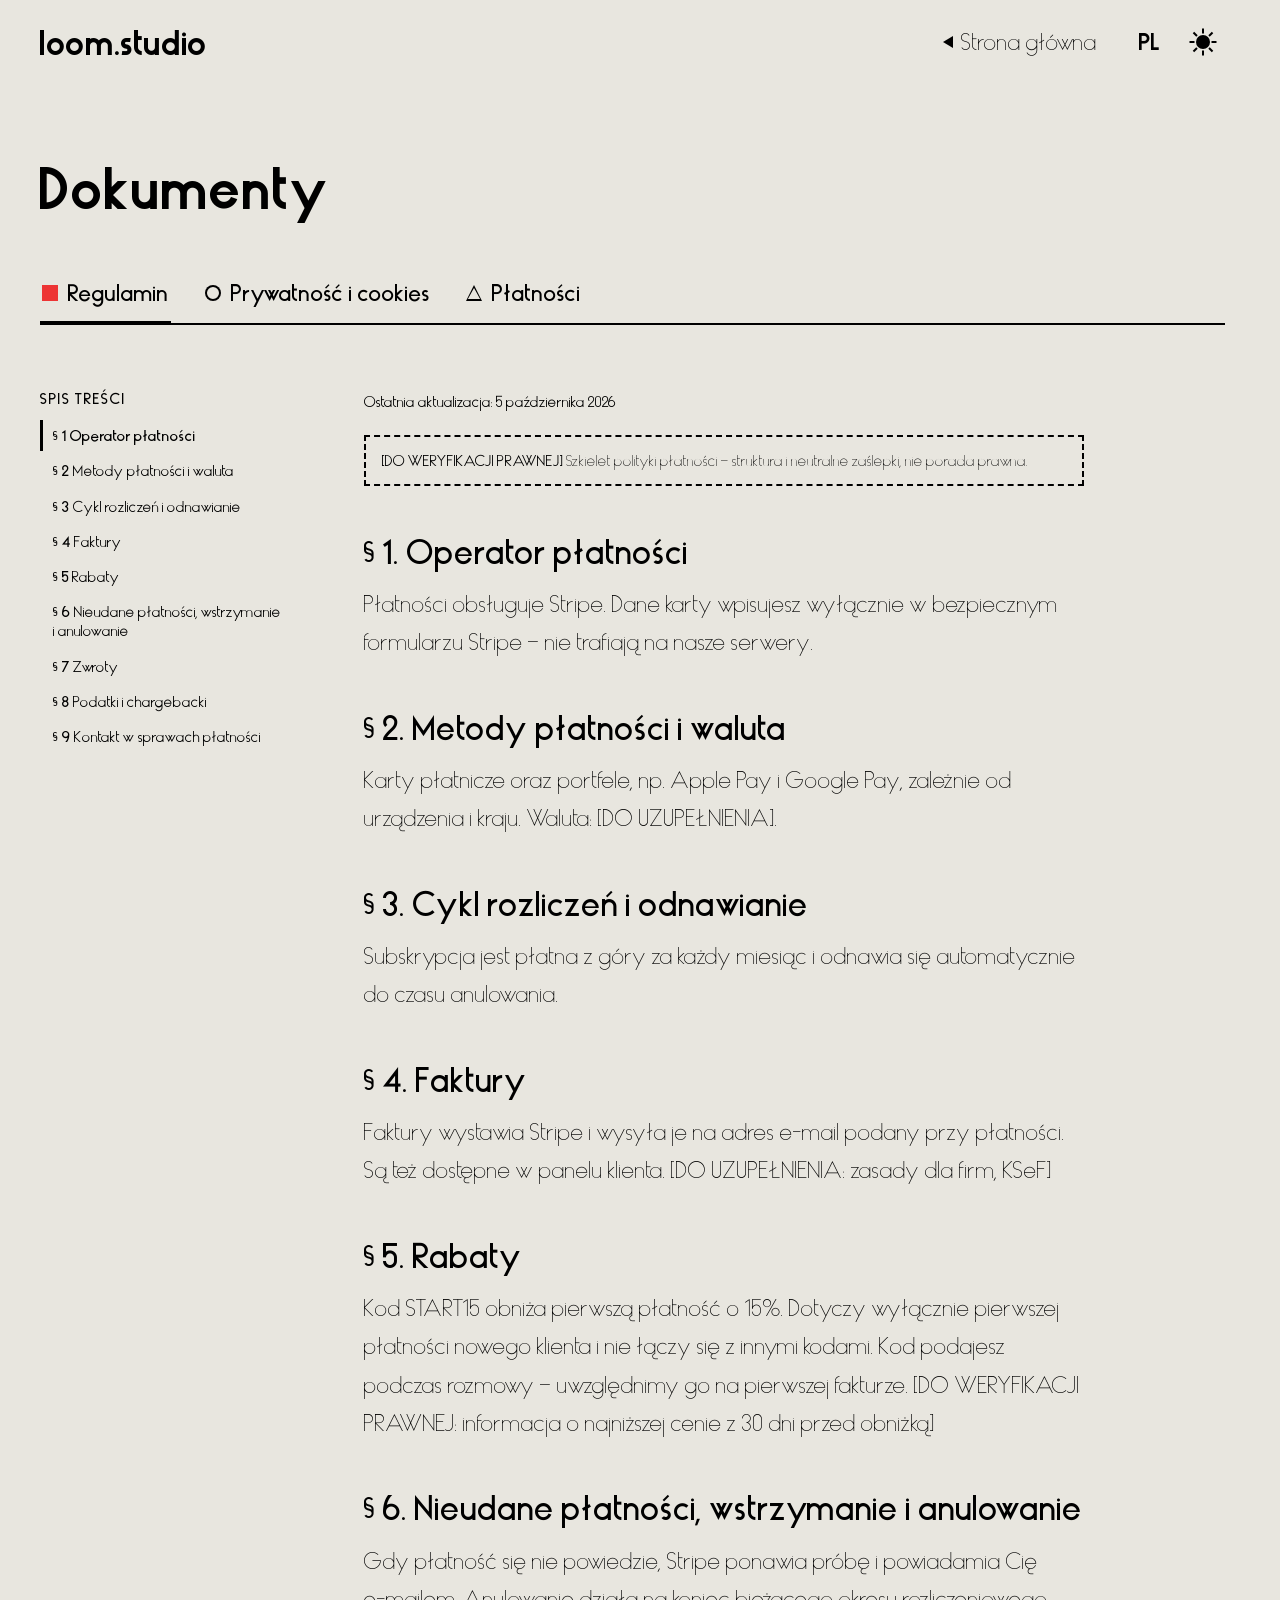
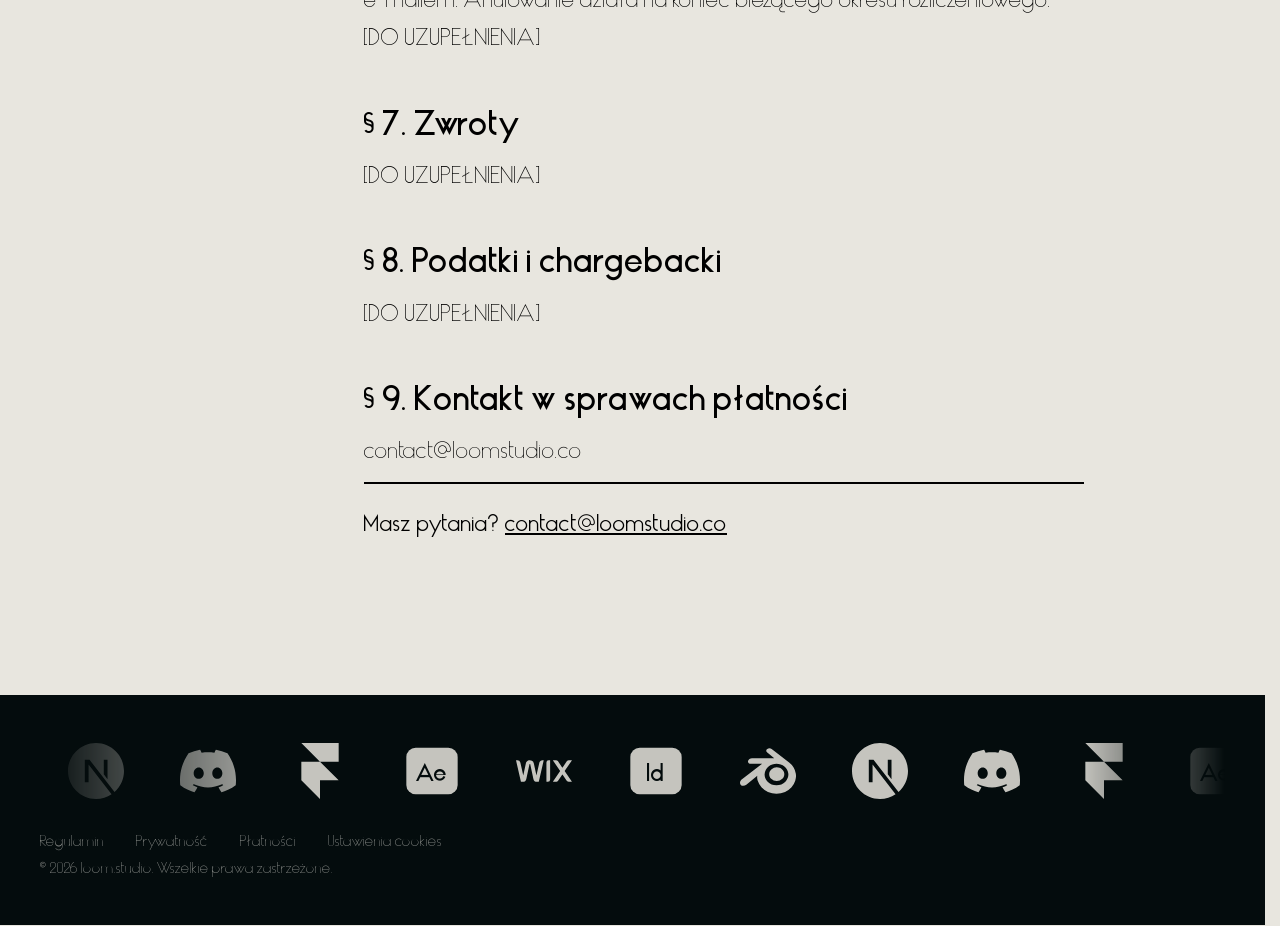
<file: pl/legal/payments/index.html>
<!DOCTYPE html><html lang="pl"><head><meta name="robots" content="noindex, nofollow"><meta charSet="utf-8"/><meta name="viewport" content="width=device-width, initial-scale=1, viewport-fit=cover, interactive-widget=resizes-content"/><link rel="preload" href="/fonts/haus/Haus_Light.woff2" as="font" crossorigin="" type="font/woff2"/><link rel="preload" href="/fonts/haus/Haus_Medium.woff2" as="font" crossorigin="" type="font/woff2"/><link rel="preload" href="/fonts/haus/Haus_Bold.woff2" as="font" crossorigin="" type="font/woff2"/><link rel="stylesheet" href="/_next/static/chunks/0655yzr2jfvpk.css" data-precedence="next"/><link rel="preload" as="script" fetchPriority="low" href="/_next/static/chunks/02wrqhq8fw6g7.js"/><script src="/_next/static/chunks/0mewi1sxq-9ta.js" async=""></script><script src="/_next/static/chunks/2ahlbl_1-z_ax.js" async=""></script><script src="/_next/static/chunks/1o1qnz9ob_0j0.js" async=""></script><script src="/_next/static/chunks/turbopack-165j06luc7miv.js" async=""></script><script src="/_next/static/chunks/3dgt4g434xji7.js" async=""></script><script src="/_next/static/chunks/3tiv-22ceq4hz.js" async=""></script><script src="/_next/static/chunks/31g5e54i882y_.js" async=""></script><script src="/_next/static/chunks/3ohd-735fwgtq.js" async=""></script><script src="/_next/static/chunks/2exl91ejduwth.js" async=""></script><script src="/_next/static/chunks/07lq0lc2z3i77.js" async=""></script><script src="/_next/static/chunks/3xux1x4g3wp32.js" async=""></script><meta name="theme-color" content="#e8e6df" media="(prefers-color-scheme: light)"/><meta name="theme-color" content="#000000" media="(prefers-color-scheme: dark)"/><title>Płatności — Dokumenty — loom.studio</title><meta name="description" content="Efektywny design dla Twojej firmy. Jedna miesięczna subskrypcja, jedno zadanie naraz, średnio 48 godzin na realizację. Wstrzymaj lub anuluj w dowolnej chwili."/><link rel="canonical" href="https://loomstudio.pl/pl/legal/payments/"/><link rel="alternate" hrefLang="pl" href="https://loomstudio.pl/pl/legal/payments/"/><link rel="alternate" hrefLang="en" href="https://loomstudio.pl/en/legal/payments/"/><link rel="alternate" hrefLang="x-default" href="https://loomstudio.pl/pl/legal/payments/"/><meta name="format-detection" content="telephone=no"/><meta property="og:title" content="Efektywny design dla Twojej firmy"/><meta property="og:description" content="Efektywny design dla Twojej firmy. Jedna miesięczna subskrypcja, jedno zadanie naraz, średnio 48 godzin na realizację. Wstrzymaj lub anuluj w dowolnej chwili."/><meta property="og:site_name" content="loom.studio"/><meta property="og:locale" content="pl_PL"/><meta property="og:image" content="https://loomstudio.pl/pl/opengraph-image?f67e0e8386d25677"/><meta property="og:image:type" content="image/png"/><meta property="og:image:width" content="1200"/><meta property="og:image:height" content="630"/><meta property="og:image:alt" content="loom.studio"/><meta property="og:type" content="website"/><meta name="twitter:card" content="summary_large_image"/><meta name="twitter:title" content="Efektywny design dla Twojej firmy"/><meta name="twitter:description" content="Efektywny design dla Twojej firmy. Jedna miesięczna subskrypcja, jedno zadanie naraz, średnio 48 godzin na realizację. Wstrzymaj lub anuluj w dowolnej chwili."/><meta name="twitter:image" content="https://loomstudio.pl/pl/opengraph-image?f67e0e8386d25677"/><meta name="twitter:image:alt" content="loom.studio"/><meta name="twitter:image:type" content="image/png"/><meta name="twitter:image:width" content="1200"/><meta name="twitter:image:height" content="630"/><link rel="icon" href="/favicon.ico?favicon.432-meud4rpp1.ico" sizes="48x48" type="image/x-icon"/><link rel="icon" href="/icon.svg?icon.14hnupqt1gvew.svg" sizes="any" type="image/svg+xml"/><link rel="apple-touch-icon" href="/apple-icon.png?apple-icon.392iboz6afqmk.png" sizes="180x180" type="image/png"/><script src="/_next/static/chunks/0cz1d0mv5g_q7.js" noModule=""></script><script id="loom-head">(function(){
(function(first){
var d=document.documentElement,t=null;
try{var m=document.cookie.match(/(?:^|; )loom-theme=(light|dark)(?:;|$)/);t=m?m[1]:localStorage.getItem('loom-theme');}catch(e){}
if(t==='light'||t==='dark')d.setAttribute('data-theme',t);else d.removeAttribute('data-theme');
try{if(sessionStorage.getItem('loom:hero-seen'))d.setAttribute('data-hero-seen','');else if(first)sessionStorage.setItem('loom:hero-seen','1');}catch(e){}
d.setAttribute('data-js','');
})(true);
var d=document.documentElement;
if(window.CSS&&CSS.supports&&CSS.supports('scroll-initial-target','nearest'))return;
var done=false;
function start(){var end=document.querySelector('[data-carousel-end]');if(!end)return false;var track=end.parentElement,s=track&&track.querySelector('[data-carousel-start]');if(s){track.scrollLeft=s.offsetLeft;}return true;}
var mo=new MutationObserver(function(){if(!done&&start()){done=true;mo.disconnect();}});
mo.observe(d,{childList:true,subtree:true});
document.addEventListener('DOMContentLoaded',function(){if(!done){start();}mo.disconnect();});
})();</script></head><body><div hidden=""><!--$--><!--/$--></div><svg width="0" height="0" aria-hidden="true" focusable="false" style="position:absolute;overflow:hidden"><symbol id="si-nextjs" viewBox="0 0 24 24"><path d="M18.665 21.978C16.758 23.255 14.465 24 12 24 5.377 24 0 18.623 0 12S5.377 0 12 0s12 5.377 12 12c0 3.583-1.574 6.801-4.067 9.001L9.219 7.2H7.2v9.596h1.615V9.251l9.85 12.727Zm-3.332-8.533 1.6 2.061V7.2h-1.6v6.245Z" fill="currentColor"></path></symbol><symbol id="si-discord" viewBox="0 0 24 24"><path d="M20.317 4.3698a19.7913 19.7913 0 00-4.8851-1.5152.0741.0741 0 00-.0785.0371c-.211.3753-.4447.8648-.6083 1.2495-1.8447-.2762-3.68-.2762-5.4868 0-.1636-.3933-.4058-.8742-.6177-1.2495a.077.077 0 00-.0785-.037 19.7363 19.7363 0 00-4.8852 1.515.0699.0699 0 00-.0321.0277C.5334 9.0458-.319 13.5799.0992 18.0578a.0824.0824 0 00.0312.0561c2.0528 1.5076 4.0413 2.4228 5.9929 3.0294a.0777.0777 0 00.0842-.0276c.4616-.6304.8731-1.2952 1.226-1.9942a.076.076 0 00-.0416-.1057c-.6528-.2476-1.2743-.5495-1.8722-.8923a.077.077 0 01-.0076-.1277c.1258-.0943.2517-.1923.3718-.2914a.0743.0743 0 01.0776-.0105c3.9278 1.7933 8.18 1.7933 12.0614 0a.0739.0739 0 01.0785.0095c.1202.099.246.1981.3728.2924a.077.077 0 01-.0066.1276 12.2986 12.2986 0 01-1.873.8914.0766.0766 0 00-.0407.1067c.3604.698.7719 1.3628 1.225 1.9932a.076.076 0 00.0842.0286c1.961-.6067 3.9495-1.5219 6.0023-3.0294a.077.077 0 00.0313-.0552c.5004-5.177-.8382-9.6739-3.5485-13.6604a.061.061 0 00-.0312-.0286zM8.02 15.3312c-1.1825 0-2.1569-1.0857-2.1569-2.419 0-1.3332.9555-2.4189 2.157-2.4189 1.2108 0 2.1757 1.0952 2.1568 2.419 0 1.3332-.9555 2.4189-2.1569 2.4189zm7.9748 0c-1.1825 0-2.1569-1.0857-2.1569-2.419 0-1.3332.9554-2.4189 2.1569-2.4189 1.2108 0 2.1757 1.0952 2.1568 2.419 0 1.3332-.946 2.4189-2.1568 2.4189Z" fill="currentColor"></path></symbol><symbol id="si-framer" viewBox="0 0 24 24"><path d="M4 0h16v8h-8zM4 8h8l8 8H4zM4 16h8v8z" fill="currentColor"></path></symbol><symbol id="si-wix" viewBox="0 0 24 24"><path d="m0 7.354 2.113 9.292h.801a1.54 1.54 0 0 0 1.506-1.218l1.351-6.34a.171.171 0 0 1 .167-.137c.08 0 .15.058.167.137l1.352 6.34a1.54 1.54 0 0 0 1.506 1.218h.805l2.113-9.292h-.565c-.62 0-1.159.43-1.296 1.035l-1.26 5.545-1.106-5.176a1.76 1.76 0 0 0-2.19-1.324c-.639.176-1.113.716-1.251 1.365l-1.094 5.127-1.26-5.537A1.33 1.33 0 0 0 .563 7.354H0zm13.992 0a.951.951 0 0 0-.951.95v8.342h.635a.952.952 0 0 0 .951-.95V7.353h-.635zm1.778 0 3.158 4.66-3.14 4.632h1.325c.368 0 .712-.181.918-.486l1.756-2.59a.12.12 0 0 1 .197 0l1.754 2.59c.206.305.55.486.918.486h1.326l-3.14-4.632L24 7.354h-1.326c-.368 0-.712.181-.918.486l-1.772 2.617a.12.12 0 0 1-.197 0L18.014 7.84a1.108 1.108 0 0 0-.918-.486H15.77z" fill="currentColor"></path></symbol><symbol id="si-blender" viewBox="0 0 24 24"><path d="M12.51 13.214c.046-.8.438-1.506 1.03-2.006a3.424 3.424 0 0 1 2.212-.79c.85 0 1.631.3 2.211.79.592.5.983 1.206 1.028 2.005.045.823-.285 1.586-.865 2.153a3.389 3.389 0 0 1-2.374.938 3.393 3.393 0 0 1-2.376-.938c-.58-.567-.91-1.33-.865-2.152M7.35 14.831c.006.314.106.922.256 1.398a7.372 7.372 0 0 0 1.593 2.757 8.227 8.227 0 0 0 2.787 2.001 8.947 8.947 0 0 0 3.66.76 8.964 8.964 0 0 0 3.657-.772 8.285 8.285 0 0 0 2.785-2.01 7.428 7.428 0 0 0 1.592-2.762 6.964 6.964 0 0 0 .25-3.074 7.123 7.123 0 0 0-1.016-2.779 7.764 7.764 0 0 0-1.852-2.043h.002L13.566 2.55l-.02-.015c-.492-.378-1.319-.376-1.86.002-.547.382-.609 1.015-.123 1.415l-.001.001 3.126 2.543-9.53.01h-.013c-.788.001-1.545.518-1.695 1.172-.154.665.38 1.217 1.2 1.22V8.9l4.83-.01-8.62 6.617-.034.025c-.813.622-1.075 1.658-.563 2.313.52.667 1.625.668 2.447.004L7.414 14s-.069.52-.063.831zm12.09 1.741c-.97.988-2.326 1.548-3.795 1.55-1.47.004-2.827-.552-3.797-1.538a4.51 4.51 0 0 1-1.036-1.622 4.282 4.282 0 0 1 .282-3.519 4.702 4.702 0 0 1 1.153-1.371c.942-.768 2.141-1.183 3.396-1.185 1.256-.002 2.455.41 3.398 1.175.48.391.87.854 1.152 1.367a4.28 4.28 0 0 1 .522 1.706 4.236 4.236 0 0 1-.239 1.811 4.54 4.54 0 0 1-1.035 1.626" fill="currentColor"></path></symbol><symbol id="si-figma" viewBox="0 0 24 24"><path d="M15.852 8.981h-4.588V0h4.588c2.476 0 4.49 2.014 4.49 4.49s-2.014 4.491-4.49 4.491zM12.735 7.51h3.117c1.665 0 3.019-1.355 3.019-3.019s-1.355-3.019-3.019-3.019h-3.117V7.51zm0 1.471H8.148c-2.476 0-4.49-2.014-4.49-4.49S5.672 0 8.148 0h4.588v8.981zm-4.587-7.51c-1.665 0-3.019 1.355-3.019 3.019s1.354 3.02 3.019 3.02h3.117V1.471H8.148zm4.587 15.019H8.148c-2.476 0-4.49-2.014-4.49-4.49s2.014-4.49 4.49-4.49h4.588v8.98zM8.148 8.981c-1.665 0-3.019 1.355-3.019 3.019s1.355 3.019 3.019 3.019h3.117V8.981H8.148zM8.172 24c-2.489 0-4.515-2.014-4.515-4.49s2.014-4.49 4.49-4.49h4.588v4.441c0 2.503-2.047 4.539-4.563 4.539zm-.024-7.51a3.023 3.023 0 0 0-3.019 3.019c0 1.665 1.365 3.019 3.044 3.019 1.705 0 3.093-1.376 3.093-3.068v-2.97H8.148zm7.704 0h-.098c-2.476 0-4.49-2.014-4.49-4.49s2.014-4.49 4.49-4.49h.098c2.476 0 4.49 2.014 4.49 4.49s-2.014 4.49-4.49 4.49zm-.097-7.509c-1.665 0-3.019 1.355-3.019 3.019s1.355 3.019 3.019 3.019h.098c1.665 0 3.019-1.355 3.019-3.019s-1.355-3.019-3.019-3.019h-.098z" fill="currentColor"></path></symbol><symbol id="si-instagram" viewBox="0 0 24 24"><path d="M7.0301.084c-1.2768.0602-2.1487.264-2.911.5634-.7888.3075-1.4575.72-2.1228 1.3877-.6652.6677-1.075 1.3368-1.3802 2.127-.2954.7638-.4956 1.6365-.552 2.914-.0564 1.2775-.0689 1.6882-.0626 4.947.0062 3.2586.0206 3.6671.0825 4.9473.061 1.2765.264 2.1482.5635 2.9107.308.7889.72 1.4573 1.388 2.1228.6679.6655 1.3365 1.0743 2.1285 1.38.7632.295 1.6361.4961 2.9134.552 1.2773.056 1.6884.069 4.9462.0627 3.2578-.0062 3.668-.0207 4.9478-.0814 1.28-.0607 2.147-.2652 2.9098-.5633.7889-.3086 1.4578-.72 2.1228-1.3881.665-.6682 1.0745-1.3378 1.3795-2.1284.2957-.7632.4966-1.636.552-2.9124.056-1.2809.0692-1.6898.063-4.948-.0063-3.2583-.021-3.6668-.0817-4.9465-.0607-1.2797-.264-2.1487-.5633-2.9117-.3084-.7889-.72-1.4568-1.3876-2.1228C21.2982 1.33 20.628.9208 19.8378.6165 19.074.321 18.2017.1197 16.9244.0645 15.6471.0093 15.236-.005 11.977.0014 8.718.0076 8.31.0215 7.0301.0839m.1402 21.6932c-1.17-.0509-1.8053-.2453-2.2287-.408-.5606-.216-.96-.4771-1.3819-.895-.422-.4178-.6811-.8186-.9-1.378-.1644-.4234-.3624-1.058-.4171-2.228-.0595-1.2645-.072-1.6442-.079-4.848-.007-3.2037.0053-3.583.0607-4.848.05-1.169.2456-1.805.408-2.2282.216-.5613.4762-.96.895-1.3816.4188-.4217.8184-.6814 1.3783-.9003.423-.1651 1.0575-.3614 2.227-.4171 1.2655-.06 1.6447-.072 4.848-.079 3.2033-.007 3.5835.005 4.8495.0608 1.169.0508 1.8053.2445 2.228.408.5608.216.96.4754 1.3816.895.4217.4194.6816.8176.9005 1.3787.1653.4217.3617 1.056.4169 2.2263.0602 1.2655.0739 1.645.0796 4.848.0058 3.203-.0055 3.5834-.061 4.848-.051 1.17-.245 1.8055-.408 2.2294-.216.5604-.4763.96-.8954 1.3814-.419.4215-.8181.6811-1.3783.9-.4224.1649-1.0577.3617-2.2262.4174-1.2656.0595-1.6448.072-4.8493.079-3.2045.007-3.5825-.006-4.848-.0608M16.953 5.5864A1.44 1.44 0 1 0 18.39 4.144a1.44 1.44 0 0 0-1.437 1.4424M5.8385 12.012c.0067 3.4032 2.7706 6.1557 6.173 6.1493 3.4026-.0065 6.157-2.7701 6.1506-6.1733-.0065-3.4032-2.771-6.1565-6.174-6.1498-3.403.0067-6.156 2.771-6.1496 6.1738M8 12.0077a4 4 0 1 1 4.008 3.9921A3.9996 3.9996 0 0 1 8 12.0077" fill="currentColor"></path></symbol><symbol id="si-facebook" viewBox="0 0 24 24"><path d="M9.101 23.691v-7.98H6.627v-3.667h2.474v-1.58c0-4.085 1.848-5.978 5.858-5.978.401 0 .955.042 1.468.103a8.68 8.68 0 0 1 1.141.195v3.325a8.623 8.623 0 0 0-.653-.036 26.805 26.805 0 0 0-.733-.009c-.707 0-1.259.096-1.675.309a1.686 1.686 0 0 0-.679.622c-.258.42-.374.995-.374 1.752v1.297h3.919l-.386 2.103-.287 1.564h-3.246v8.245C19.396 23.238 24 18.179 24 12.044c0-6.627-5.373-12-12-12s-12 5.373-12 12c0 5.628 3.874 10.35 9.101 11.647Z" fill="currentColor"></path></symbol><symbol id="si-github" viewBox="0 0 24 24"><path d="M12 .297c-6.63 0-12 5.373-12 12 0 5.303 3.438 9.8 8.205 11.385.6.113.82-.258.82-.577 0-.285-.01-1.04-.015-2.04-3.338.724-4.042-1.61-4.042-1.61C4.422 18.07 3.633 17.7 3.633 17.7c-1.087-.744.084-.729.084-.729 1.205.084 1.838 1.236 1.838 1.236 1.07 1.835 2.809 1.305 3.495.998.108-.776.417-1.305.76-1.605-2.665-.3-5.466-1.332-5.466-5.93 0-1.31.465-2.38 1.235-3.22-.135-.303-.54-1.523.105-3.176 0 0 1.005-.322 3.3 1.23.96-.267 1.98-.399 3-.405 1.02.006 2.04.138 3 .405 2.28-1.552 3.285-1.23 3.285-1.23.645 1.653.24 2.873.12 3.176.765.84 1.23 1.91 1.23 3.22 0 4.61-2.805 5.625-5.475 5.92.42.36.81 1.096.81 2.22 0 1.606-.015 2.896-.015 3.286 0 .315.21.69.825.57C20.565 22.092 24 17.592 24 12.297c0-6.627-5.373-12-12-12" fill="currentColor"></path></symbol><symbol id="si-x" viewBox="0 0 24 24"><path d="M14.234 10.162 22.977 0h-2.072l-7.591 8.824L7.251 0H.258l9.168 13.343L.258 24H2.33l8.016-9.318L16.749 24h6.993zm-2.837 3.299-.929-1.329L3.076 1.56h3.182l5.965 8.532.929 1.329 7.754 11.09h-3.182z" fill="currentColor"></path></symbol><symbol id="si-behance" viewBox="0 0 24 24"><path d="M16.969 16.927a2.561 2.561 0 0 0 1.901.677 2.501 2.501 0 0 0 1.531-.475c.362-.235.636-.584.779-.99h2.585a5.091 5.091 0 0 1-1.9 2.896 5.292 5.292 0 0 1-3.091.88 5.839 5.839 0 0 1-2.284-.433 4.871 4.871 0 0 1-1.723-1.211 5.657 5.657 0 0 1-1.08-1.874 7.057 7.057 0 0 1-.383-2.393c-.005-.8.129-1.595.396-2.349a5.313 5.313 0 0 1 5.088-3.604 4.87 4.87 0 0 1 2.376.563c.661.362 1.231.87 1.668 1.485a6.2 6.2 0 0 1 .943 2.133c.194.821.263 1.666.205 2.508h-7.699c-.063.79.184 1.574.688 2.187ZM6.947 4.084a8.065 8.065 0 0 1 1.928.198 4.29 4.29 0 0 1 1.49.638c.418.303.748.711.958 1.182.241.579.357 1.203.341 1.83a3.506 3.506 0 0 1-.506 1.961 3.726 3.726 0 0 1-1.503 1.287 3.588 3.588 0 0 1 2.027 1.437c.464.747.697 1.615.67 2.494a4.593 4.593 0 0 1-.423 2.032 3.945 3.945 0 0 1-1.163 1.413 5.114 5.114 0 0 1-1.683.807 7.135 7.135 0 0 1-1.928.259H0V4.084h6.947Zm-.235 12.9c.308.004.616-.029.916-.099a2.18 2.18 0 0 0 .766-.332c.228-.158.411-.371.534-.619.142-.317.208-.663.191-1.009a2.08 2.08 0 0 0-.642-1.715 2.618 2.618 0 0 0-1.696-.505h-3.54v4.279h3.471Zm13.635-5.967a2.13 2.13 0 0 0-1.654-.619 2.336 2.336 0 0 0-1.163.259 2.474 2.474 0 0 0-.738.62 2.359 2.359 0 0 0-.396.792c-.074.239-.12.485-.137.734h4.769a3.239 3.239 0 0 0-.679-1.785l-.002-.001Zm-13.813-.648a2.254 2.254 0 0 0 1.423-.433c.399-.355.607-.88.56-1.413a1.916 1.916 0 0 0-.178-.891 1.298 1.298 0 0 0-.495-.533 1.851 1.851 0 0 0-.711-.274 3.966 3.966 0 0 0-.835-.073H3.241v3.631h3.293v-.014ZM21.62 5.122h-5.976v1.527h5.976V5.122Z" fill="currentColor"></path></symbol><symbol id="si-dribbble" viewBox="0 0 24 24"><path d="M12 24C5.385 24 0 18.615 0 12S5.385 0 12 0s12 5.385 12 12-5.385 12-12 12zm10.12-10.358c-.35-.11-3.17-.953-6.384-.438 1.34 3.684 1.887 6.684 1.992 7.308 2.3-1.555 3.936-4.02 4.395-6.87zm-6.115 7.808c-.153-.9-.75-4.032-2.19-7.77l-.066.02c-5.79 2.015-7.86 6.025-8.04 6.4 1.73 1.358 3.92 2.166 6.29 2.166 1.42 0 2.77-.29 4-.814zm-11.62-2.58c.232-.4 3.045-5.055 8.332-6.765.135-.045.27-.084.405-.12-.26-.585-.54-1.167-.832-1.74C7.17 11.775 2.206 11.71 1.756 11.7l-.004.312c0 2.633.998 5.037 2.634 6.855zm-2.42-8.955c.46.008 4.683.026 9.477-1.248-1.698-3.018-3.53-5.558-3.8-5.928-2.868 1.35-5.01 3.99-5.676 7.17zM9.6 2.052c.282.38 2.145 2.914 3.822 6 3.645-1.365 5.19-3.44 5.373-3.702-1.81-1.61-4.19-2.586-6.795-2.586-.825 0-1.63.1-2.4.285zm10.335 3.483c-.218.29-1.935 2.493-5.724 4.04.24.49.47.985.68 1.486.08.18.15.36.22.53 3.41-.43 6.8.26 7.14.33-.02-2.42-.88-4.64-2.31-6.38z" fill="currentColor"></path></symbol><symbol id="si-linktree" viewBox="0 0 24 24"><path d="m13.73635 5.85251 4.00467-4.11665 2.3248 2.3808-4.20064 4.00466h5.9085v3.30473h-5.9365l4.22865 4.10766-2.3248 2.3338L12.0005 12.099l-5.74052 5.76852-2.3248-2.3248 4.22864-4.10766h-5.9375V8.12132h5.9085L3.93417 4.11666l2.3248-2.3808 4.00468 4.11665V0h3.4727zm-3.4727 10.30614h3.4727V24h-3.4727z" fill="currentColor"></path></symbol><symbol id="si-trello" viewBox="0 0 24 24"><path d="M21.147 0H2.853A2.86 2.86 0 000 2.853v18.294A2.86 2.86 0 002.853 24h18.294A2.86 2.86 0 0024 21.147V2.853A2.86 2.86 0 0021.147 0zM10.34 17.287a.953.953 0 01-.953.953h-4a.954.954 0 01-.954-.953V5.38a.953.953 0 01.954-.953h4a.954.954 0 01.953.953zm9.233-5.467a.944.944 0 01-.953.947h-4a.947.947 0 01-.953-.947V5.38a.953.953 0 01.953-.953h4a.954.954 0 01.953.953z" fill="currentColor"></path></symbol></svg><a href="#main" class="skip-link">Przejdź do treści</a><div id="popup-slot"></div><header class="legal-head wrap"><a class="logo legal-head__logo" href="/pl/">loom.studio</a><div class="legal-head__end"><a class="legal-head__home back-link" href="/pl/"><svg class="tri tri--left " width="10" height="12" viewBox="0 0 10 12" aria-hidden="true" focusable="false" style="rotate:180deg"><path d="M0 0 10 6 0 12Z" fill="currentColor"></path></svg>Strona główna</a><div class="lang lang--end " data-state="closed"><button type="button" class="lang__toggle" aria-expanded="false" aria-controls="lang-R2jiucivb" aria-label="Język: Polski. Zmień język"><span class="lang__line"><span class="lang__txt ">PL</span></span></button><ul id="lang-R2jiucivb" class="lang__list" hidden="" role="list"><li style="--i:0"><a class="lang__opt" href="/en/legal/payments/" lang="en" hrefLang="en" aria-label="English"><span class="lang__line"><span class="lang__txt">ENG</span><span class="lang__txt lang__txt--copy" aria-hidden="true">ENG</span></span></a></li></ul></div><button type="button" aria-label="Włącz tryb ciemny" title="Włącz tryb ciemny" class="theme-toggle theme-toggle--ink" data-state="unknown"><svg class="theme-toggle__icon" viewBox="0 0 30 30" width="30" height="30" aria-hidden="true" focusable="false"><mask id="theme-moon-legal" maskUnits="userSpaceOnUse" x="0" y="0" width="30" height="30"><rect width="30" height="30" fill="#fff"></rect><circle class="theme-toggle__bite" cx="21" cy="11" r="9" fill="#000"></circle></mask><g transform="rotate(0 15 15)"><rect class="theme-toggle__ray" x="14" y="1.5" width="2" height="5" style="--i:0"></rect></g><g transform="rotate(45 15 15)"><rect class="theme-toggle__ray" x="14" y="1.5" width="2" height="5" style="--i:1"></rect></g><g transform="rotate(90 15 15)"><rect class="theme-toggle__ray" x="14" y="1.5" width="2" height="5" style="--i:2"></rect></g><g transform="rotate(135 15 15)"><rect class="theme-toggle__ray" x="14" y="1.5" width="2" height="5" style="--i:3"></rect></g><g transform="rotate(180 15 15)"><rect class="theme-toggle__ray" x="14" y="1.5" width="2" height="5" style="--i:4"></rect></g><g transform="rotate(225 15 15)"><rect class="theme-toggle__ray" x="14" y="1.5" width="2" height="5" style="--i:5"></rect></g><g transform="rotate(270 15 15)"><rect class="theme-toggle__ray" x="14" y="1.5" width="2" height="5" style="--i:6"></rect></g><g transform="rotate(315 15 15)"><rect class="theme-toggle__ray" x="14" y="1.5" width="2" height="5" style="--i:7"></rect></g><circle class="theme-toggle__disc" cx="15" cy="15" r="11" mask="url(#theme-moon-legal)"></circle></svg></button></div></header><main id="main" tabindex="-1" class="legal wrap"><h1 class="legal__title">Dokumenty</h1><nav class="legal__tabs" aria-label="Dokumenty"><div class="legal__tabs-row"><ul role="list"><li><a class="legal__tab" data-shape="square" aria-current="page" href="/pl/legal/terms/"><span class="legal__tab-shape" aria-hidden="true"></span>Regulamin</a></li><li><a class="legal__tab" data-shape="circle" href="/pl/legal/privacy/"><span class="legal__tab-shape" aria-hidden="true"></span>Prywatność i cookies</a></li><li><a class="legal__tab" data-shape="triangle" href="/pl/legal/payments/"><span class="legal__tab-shape" aria-hidden="true"></span>Płatności</a></li></ul><span class="legal__tab-line" aria-hidden="true"></span></div></nav><div class="legal__layout"><article class="legal__body"><p class="legal__updated">Ostatnia aktualizacja: 5 października 2026</p><blockquote>
<p><strong>[DO WERYFIKACJI PRAWNEJ]</strong> Szkielet polityki płatności — struktura i neutralne zaślepki, nie porada prawna.</p>
</blockquote>
<h2 id="operator-platnosci">Operator płatności</h2>
<p>Płatności obsługuje Stripe. Dane karty wpisujesz wyłącznie w bezpiecznym formularzu Stripe — nie trafiają na nasze serwery.</p>
<h2 id="metody-platnosci-i-waluta">Metody płatności i waluta</h2>
<p>Karty płatnicze oraz portfele, np. Apple Pay i Google Pay, zależnie od urządzenia i kraju. Waluta: [DO UZUPEŁNIENIA].</p>
<h2 id="cykl-rozliczen-i-odnawianie">Cykl rozliczeń i odnawianie</h2>
<p>Subskrypcja jest płatna z góry za każdy miesiąc i odnawia się automatycznie do czasu anulowania.</p>
<h2 id="faktury">Faktury</h2>
<p>Faktury wystawia Stripe i wysyła je na adres e-mail podany przy płatności. Są też dostępne w panelu klienta. [DO UZUPEŁNIENIA: zasady dla firm, KSeF]</p>
<h2 id="rabaty">Rabaty</h2>
<p>Kod START15 obniża pierwszą płatność o 15%. Dotyczy wyłącznie pierwszej płatności nowego klienta i nie łączy się z innymi kodami. Kod podajesz podczas rozmowy — uwzględnimy go na pierwszej fakturze. [DO WERYFIKACJI PRAWNEJ: informacja o najniższej cenie z 30 dni przed obniżką]</p>
<h2 id="nieudane-platnosci-wstrzymanie-i-anulowanie">Nieudane płatności, wstrzymanie i anulowanie</h2>
<p>Gdy płatność się nie powiedzie, Stripe ponawia próbę i powiadamia Cię e-mailem. Anulowanie działa na koniec bieżącego okresu rozliczeniowego. [DO UZUPEŁNIENIA]</p>
<h2 id="zwroty">Zwroty</h2>
<p>[DO UZUPEŁNIENIA]</p>
<h2 id="podatki-i-chargebacki">Podatki i chargebacki</h2>
<p>[DO UZUPEŁNIENIA]</p>
<h2 id="kontakt-w-sprawach-platnosci">Kontakt w sprawach płatności</h2>
<p>contact@loomstudio.co</p><p class="legal__questions">Masz pytania?<!-- --> <a href="mailto:contact@loomstudio.co">contact@loomstudio.co</a></p></article></div><!--$--><!--/$--></main><div class="contact__block contact__block--footer"><footer class="footer"><nav class="footer__legal" aria-label="Dokumenty"><a href="/pl/legal/terms/">Regulamin</a><a href="/pl/legal/privacy/">Prywatność</a><a href="/pl/legal/payments/">Płatności</a><button type="button" class="footer__link">Ustawienia cookies</button><p class="footer__rights">© 2026 loom.studio. Wszelkie prawa zastrzeżone.</p></nav><div class="marquee marquee--light footer__marquee" data-watch="true"><div class="marquee__viewport"><ul class="marquee__track" aria-label="Narzędzia, z których korzystamy"><li class="marquee__item"><svg viewBox="0 0 24 24" width="56" height="56" focusable="false" aria-hidden="true"><use href="#si-nextjs"></use></svg><span class="sr-only">Next.js</span></li><li class="marquee__item"><svg viewBox="0 0 24 24" width="56" height="56" focusable="false" aria-hidden="true"><use href="#si-discord"></use></svg><span class="sr-only">Discord</span></li><li class="marquee__item"><svg viewBox="0 0 24 24" width="56" height="56" focusable="false" aria-hidden="true"><use href="#si-framer"></use></svg><span class="sr-only">Framer</span></li><li class="marquee__item"><svg viewBox="0 0 24 24" width="56" height="56" focusable="false" aria-hidden="true"><rect x="1" y="2" width="22" height="20" rx="4" fill="currentColor"></rect><text x="12" y="16.2" text-anchor="middle" font-size="10.5" font-weight="500" fill="var(--icon-knockout, #000)" style="font-family:var(--font-sans)">Ae</text></svg><span class="sr-only">After Effects</span></li><li class="marquee__item"><svg viewBox="0 0 24 24" width="56" height="56" focusable="false" aria-hidden="true"><use href="#si-wix"></use></svg><span class="sr-only">Wix</span></li><li class="marquee__item"><svg viewBox="0 0 24 24" width="56" height="56" focusable="false" aria-hidden="true"><rect x="1" y="2" width="22" height="20" rx="4" fill="currentColor"></rect><text x="12" y="16.2" text-anchor="middle" font-size="10.5" font-weight="500" fill="var(--icon-knockout, #000)" style="font-family:var(--font-sans)">Id</text></svg><span class="sr-only">InDesign</span></li><li class="marquee__item"><svg viewBox="0 0 24 24" width="56" height="56" focusable="false" aria-hidden="true"><use href="#si-blender"></use></svg><span class="sr-only">Blender</span></li><li class="marquee__item" aria-hidden="true"><svg viewBox="0 0 24 24" width="56" height="56" focusable="false" aria-hidden="true"><use href="#si-nextjs"></use></svg><span class="sr-only">Next.js</span></li><li class="marquee__item" aria-hidden="true"><svg viewBox="0 0 24 24" width="56" height="56" focusable="false" aria-hidden="true"><use href="#si-discord"></use></svg><span class="sr-only">Discord</span></li><li class="marquee__item" aria-hidden="true"><svg viewBox="0 0 24 24" width="56" height="56" focusable="false" aria-hidden="true"><use href="#si-framer"></use></svg><span class="sr-only">Framer</span></li><li class="marquee__item" aria-hidden="true"><svg viewBox="0 0 24 24" width="56" height="56" focusable="false" aria-hidden="true"><rect x="1" y="2" width="22" height="20" rx="4" fill="currentColor"></rect><text x="12" y="16.2" text-anchor="middle" font-size="10.5" font-weight="500" fill="var(--icon-knockout, #000)" style="font-family:var(--font-sans)">Ae</text></svg><span class="sr-only">After Effects</span></li><li class="marquee__item" aria-hidden="true"><svg viewBox="0 0 24 24" width="56" height="56" focusable="false" aria-hidden="true"><use href="#si-wix"></use></svg><span class="sr-only">Wix</span></li><li class="marquee__item" aria-hidden="true"><svg viewBox="0 0 24 24" width="56" height="56" focusable="false" aria-hidden="true"><rect x="1" y="2" width="22" height="20" rx="4" fill="currentColor"></rect><text x="12" y="16.2" text-anchor="middle" font-size="10.5" font-weight="500" fill="var(--icon-knockout, #000)" style="font-family:var(--font-sans)">Id</text></svg><span class="sr-only">InDesign</span></li><li class="marquee__item" aria-hidden="true"><svg viewBox="0 0 24 24" width="56" height="56" focusable="false" aria-hidden="true"><use href="#si-blender"></use></svg><span class="sr-only">Blender</span></li></ul></div></div></footer></div><div class="toast-region" role="status" aria-live="polite"></div><!--$!--><template data-dgst="BAILOUT_TO_CLIENT_SIDE_RENDERING"></template><!--/$--><!--$!--><template data-dgst="BAILOUT_TO_CLIENT_SIDE_RENDERING"></template><!--/$--><script src="/_next/static/chunks/02wrqhq8fw6g7.js" id="_R_" async=""></script><script>(self.__next_f=self.__next_f||[]).push([0])</script><script>self.__next_f.push([1,"1:\"$Sreact.fragment\"\n2:I[77680,[\"/_next/static/chunks/3dgt4g434xji7.js\"],\"default\"]\n3:I[36246,[\"/_next/static/chunks/3dgt4g434xji7.js\"],\"default\"]\n4:I[31578,[\"/_next/static/chunks/3dgt4g434xji7.js\",\"/_next/static/chunks/3tiv-22ceq4hz.js\"],\"\"]\n8:I[96523,[\"/_next/static/chunks/3dgt4g434xji7.js\"],\"OutletBoundary\"]\n9:\"$Sreact.suspense\"\nc:I[96523,[\"/_next/static/chunks/3dgt4g434xji7.js\"],\"ViewportBoundary\"]\ne:I[96523,[\"/_next/static/chunks/3dgt4g434xji7.js\"],\"MetadataBoundary\"]\n10:I[21759,[\"/_next/static/chunks/3dgt4g434xji7.js\"],\"default\",1]\n:HL[\"/_next/static/chunks/0655yzr2jfvpk.css\",\"style\"]\nb:X\n"])</script><script>self.__next_f.push([1,"0:{\"P\":null,\"c\":[\"\",\"pl\",\"legal\",\"payments\",\"\"],\"q\":\"\",\"i\":false,\"f\":[[[\"\",{\"children\":[[\"locale\",\"pl\",\"d\",[]],{\"children\":[\"legal\",{\"children\":[[\"doc\",\"payments\",\"d\",[]],{\"children\":[\"__PAGE__\",{},\"$undefined\",\"$undefined\",4608]},\"$undefined\",\"$undefined\",4608]},\"$undefined\",\"$undefined\",4608]},\"$undefined\",\"$undefined\",4608]},\"$undefined\",\"$undefined\",4624],[[\"$\",\"$1\",\"c\",{\"children\":[[[\"$\",\"link\",\"0\",{\"rel\":\"stylesheet\",\"href\":\"/_next/static/chunks/0655yzr2jfvpk.css\",\"precedence\":\"next\",\"crossOrigin\":\"$undefined\",\"nonce\":\"$undefined\"}],[\"$\",\"script\",\"script-0\",{\"src\":\"/_next/static/chunks/3dgt4g434xji7.js\",\"async\":true,\"nonce\":\"$undefined\"}]],[\"$\",\"$L2\",null,{\"parallelRouterKey\":\"children\",\"error\":\"$undefined\",\"errorStyles\":\"$undefined\",\"errorScripts\":\"$undefined\",\"template\":[\"$\",\"$L3\",null,{}],\"templateStyles\":\"$undefined\",\"templateScripts\":\"$undefined\",\"notFound\":[[\"$\",\"html\",null,{\"lang\":\"pl\",\"children\":[\"$\",\"body\",null,{\"className\":\"grid min-h-svh place-items-center bg-paper p-6 text-ink\",\"children\":[\"$\",\"main\",null,{\"className\":\"text-center\",\"children\":[[\"$\",\"h1\",null,{\"className\":\"text-d font-bold\",\"children\":\"404\"}],[\"$\",\"p\",null,{\"className\":\"mt-4\",\"children\":[\"$\",\"$L4\",null,{\"className\":\"underline\",\"href\":\"/pl\",\"children\":\"loom.studio\"}]}]]}]}]}],[]],\"forbidden\":\"$undefined\",\"unauthorized\":\"$undefined\"}]]}],{\"children\":[[\"$\",\"$1\",\"c\",{\"children\":[[[\"$\",\"script\",\"script-0\",{\"src\":\"/_next/static/chunks/31g5e54i882y_.js\",\"async\":true,\"nonce\":\"$undefined\"}],[\"$\",\"script\",\"script-1\",{\"src\":\"/_next/static/chunks/3ohd-735fwgtq.js\",\"async\":true,\"nonce\":\"$undefined\"}]],\"$L5\"]}],{\"children\":[[\"$\",\"$1\",\"c\",{\"children\":[[[\"$\",\"script\",\"script-0\",{\"src\":\"/_next/static/chunks/2exl91ejduwth.js\",\"async\":true,\"nonce\":\"$undefined\"}]],\"$L6\"]}],{\"children\":[[\"$\",\"$1\",\"c\",{\"children\":[null,[\"$\",\"$L2\",null,{\"parallelRouterKey\":\"children\",\"error\":\"$undefined\",\"errorStyles\":\"$undefined\",\"errorScripts\":\"$undefined\",\"template\":[\"$\",\"$L3\",null,{}],\"templateStyles\":\"$undefined\",\"templateScripts\":\"$undefined\",\"notFound\":\"$undefined\",\"forbidden\":\"$undefined\",\"unauthorized\":\"$undefined\"}]]}],{\"children\":[[\"$\",\"$1\",\"c\",{\"children\":[\"$L7\",[[\"$\",\"script\",\"script-0\",{\"src\":\"/_next/static/chunks/07lq0lc2z3i77.js\",\"async\":true,\"nonce\":\"$undefined\"}]],[\"$\",\"$L8\",null,{\"children\":[\"$\",\"$9\",null,{\"name\":\"Next.MetadataOutlet\",\"children\":\"$@a\"}]}]]}],{},null,false,null]},null,false,\"$b\"]},null,false,null]},null,false,null]},null,false,null],[\"$\",\"$1\",\"h\",{\"children\":[null,[\"$\",\"$Lc\",null,{\"children\":\"$Ld\"}],[\"$\",\"div\",null,{\"hidden\":true,\"children\":[\"$\",\"$Le\",null,{\"children\":[\"$\",\"$9\",null,{\"name\":\"Next.Metadata\",\"children\":\"$Lf\"}]}]}],null]}],false]],\"m\":\"$undefined\",\"G\":[\"$10\",[[\"$\",\"link\",\"0\",{\"rel\":\"stylesheet\",\"href\":\"/_next/static/chunks/0655yzr2jfvpk.css\",\"precedence\":\"next\",\"crossOrigin\":\"$undefined\",\"nonce\":\"$undefined\"}]]],\"S\":true,\"h\":null,\"r\":\"$undefined\",\"s\":\"$undefined\",\"a\":\"$undefined\",\"l\":\"$undefined\",\"p\":\"$undefined\",\"d\":\"$undefined\",\"b\":\"tbqbq8HhdMSoiu3qPIg6D\"}\n"])</script><script>self.__next_f.push([1,":HL[\"/fonts/haus/Haus_Light.woff2\",\"font\",{\"crossOrigin\":\"\",\"type\":\"font/woff2\"}]\n:HL[\"/fonts/haus/Haus_Medium.woff2\",\"font\",{\"crossOrigin\":\"\",\"type\":\"font/woff2\"}]\n:HL[\"/fonts/haus/Haus_Bold.woff2\",\"font\",{\"crossOrigin\":\"\",\"type\":\"font/woff2\"}]\nb:C\n"])</script><script>self.__next_f.push([1,"11:I[98554,[\"/_next/static/chunks/3dgt4g434xji7.js\",\"/_next/static/chunks/31g5e54i882y_.js\",\"/_next/static/chunks/3ohd-735fwgtq.js\"],\"HeadScript\"]\n13:I[11097,[\"/_next/static/chunks/3dgt4g434xji7.js\",\"/_next/static/chunks/31g5e54i882y_.js\",\"/_next/static/chunks/3ohd-735fwgtq.js\"],\"RootAttributes\"]\n12:T43b,(function(){\n(function(first){\nvar d=document.documentElement,t=null;\ntry{var m=document.cookie.match(/(?:^|; )loom-theme=(light|dark)(?:;|$)/);t=m?m[1]:localStorage.getItem('loom-theme');}catch(e){}\nif(t==='light'||t==='dark')d.setAttribute('data-theme',t);else d.removeAttribute('data-theme');\ntry{if(sessionStorage.getItem('loom:hero-seen'))d.setAttribute('data-hero-seen','');else if(first)sessionStorage.setItem('loom:hero-seen','1');}catch(e){}\nd.setAttribute('data-js','');\n})(true);\nvar d=document.documentElement;\nif(window.CSS\u0026\u0026CSS.supports\u0026\u0026CSS.supports('scroll-initial-target','nearest'))return;\nvar done=false;\nfunction start(){var end=document.querySelector('[data-carousel-end]');if(!end)return false;var track=end.parentElement,s=track\u0026\u0026track.querySelector('[data-carousel-start]');if(s){track.scrollLeft=s.offsetLeft;}return true;}\nvar mo=new MutationObserver(function(){if(!done\u0026\u0026start()){done=true;mo.disconnect();}});\nmo.observe(d,{childList:true,subtree:true});\ndocument.addEventListener('DOMContentLoaded',function(){if(!done){start();}mo.disconnect();});\n})();14:T4ef,M20.317 4.3698a19.7913 19.7913 0 00-4.8851-1.5152.0741.0741 0 00-.0785.0371c-.211.3753-.4447.8648-.6083 1.2495-1.8447-.2762-3.68-.2762-5.4868 0-.1636-.3933-.4058-.8742-.6177-1.2495a.077.077 0 00-.0785-.037 19.7363 19.7363 0 00-4.8852 1.515.0699.0699 0 00-.0321.0277C.5334 9.0458-.319 13.5799.0992 18.0578a.0824.0824 0 00.0312.0561c2.0528 1.5076 4.0413 2.4228 5.9929 3.0294a.0777.0777 0 00.0842-.0276c.4616-.6304.8731-1.2952 1.226-1.9942a.076.076 0 00-.0416-.1057c-.6528-.2476-1.2743-.5495-1.8722-.8923a.077.077 0 01-.0076-.1277c.1258-.0943.2517-.1923.3718-.2914a.0743.0743 0 01.0776-.0105c3.9278 1.7933 8.18 1.7933 12.0614 0a.0739.0739 0 01.0785.0095c.1202.099.246.1981.3728.2924a.077.077 0 01-.0066.1276 12.2986 12.2986 0 01-1.873.8914.0766.0766 0 00-.0407.1067c.3604.698.7719 1.3628 1.225 1.9932a.076.076 0 00.0842.0286c1.961-.6067 3.9495-1.5219 6.0023-3.0294a.077.077 0 00.0313-.0552c.5004-5.177-.8382-9.6739-3.5485-13.6604a.061.061 0 00-.0312-.0286zM8.02 15.3312c-1.1825 0-2.1569-1.0857-2.1569-2.419 0-1.3332.9555-2.4189 2.157-2.4189 1.2108 0 2.1757 1.0952 2.1568 2.419 0 1.3332-.9555 2.4189-2.1569 2.4189zm7.9748 0c-1.1825 0-2.1569-1.0857-2.1569-2.419 0-1.3332.9554-2.4189 2.1569-2.4189 1.2108 0 2.1757 1.0952 2.1568 2.419 0 1.3332-.946 2.4189-2.1568 2.4189Z"])</script><script>self.__next_f.push([1,"5:[\"$\",\"html\",null,{\"lang\":\"pl\",\"suppressHydrationWarning\":true,\"children\":[\"$\",\"body\",null,{\"children\":[[\"$\",\"$L11\",null,{\"source\":\"$12\"}],[\"$\",\"$L13\",null,{}],[\"$\",\"svg\",null,{\"width\":\"0\",\"height\":\"0\",\"aria-hidden\":\"true\",\"focusable\":\"false\",\"style\":{\"position\":\"absolute\",\"overflow\":\"hidden\"},\"children\":[[\"$\",\"symbol\",\"nextjs\",{\"id\":\"si-nextjs\",\"viewBox\":\"0 0 24 24\",\"children\":[\"$\",\"path\",null,{\"d\":\"M18.665 21.978C16.758 23.255 14.465 24 12 24 5.377 24 0 18.623 0 12S5.377 0 12 0s12 5.377 12 12c0 3.583-1.574 6.801-4.067 9.001L9.219 7.2H7.2v9.596h1.615V9.251l9.85 12.727Zm-3.332-8.533 1.6 2.061V7.2h-1.6v6.245Z\",\"fill\":\"currentColor\"}]}],[\"$\",\"symbol\",\"discord\",{\"id\":\"si-discord\",\"viewBox\":\"0 0 24 24\",\"children\":[\"$\",\"path\",null,{\"d\":\"$14\",\"fill\":\"currentColor\"}]}],[\"$\",\"symbol\",\"framer\",{\"id\":\"si-framer\",\"viewBox\":\"0 0 24 24\",\"children\":[\"$\",\"path\",null,{\"d\":\"M4 0h16v8h-8zM4 8h8l8 8H4zM4 16h8v8z\",\"fill\":\"currentColor\"}]}],[\"$\",\"symbol\",\"wix\",{\"id\":\"si-wix\",\"viewBox\":\"0 0 24 24\",\"children\":[\"$\",\"path\",null,{\"d\":\"m0 7.354 2.113 9.292h.801a1.54 1.54 0 0 0 1.506-1.218l1.351-6.34a.171.171 0 0 1 .167-.137c.08 0 .15.058.167.137l1.352 6.34a1.54 1.54 0 0 0 1.506 1.218h.805l2.113-9.292h-.565c-.62 0-1.159.43-1.296 1.035l-1.26 5.545-1.106-5.176a1.76 1.76 0 0 0-2.19-1.324c-.639.176-1.113.716-1.251 1.365l-1.094 5.127-1.26-5.537A1.33 1.33 0 0 0 .563 7.354H0zm13.992 0a.951.951 0 0 0-.951.95v8.342h.635a.952.952 0 0 0 .951-.95V7.353h-.635zm1.778 0 3.158 4.66-3.14 4.632h1.325c.368 0 .712-.181.918-.486l1.756-2.59a.12.12 0 0 1 .197 0l1.754 2.59c.206.305.55.486.918.486h1.326l-3.14-4.632L24 7.354h-1.326c-.368 0-.712.181-.918.486l-1.772 2.617a.12.12 0 0 1-.197 0L18.014 7.84a1.108 1.108 0 0 0-.918-.486H15.77z\",\"fill\":\"currentColor\"}]}],\"$L15\",\"$L16\",\"$L17\",\"$L18\",\"$L19\",\"$L1a\",\"$L1b\",\"$L1c\",\"$L1d\",\"$L1e\"]}],\"$L1f\"]}]}]\n"])</script><script>self.__next_f.push([1,"25:I[11605,[\"/_next/static/chunks/3dgt4g434xji7.js\",\"/_next/static/chunks/31g5e54i882y_.js\",\"/_next/static/chunks/3ohd-735fwgtq.js\",\"/_next/static/chunks/2exl91ejduwth.js\"],\"LanguageSwitch\"]\n26:I[95466,[\"/_next/static/chunks/3dgt4g434xji7.js\",\"/_next/static/chunks/31g5e54i882y_.js\",\"/_next/static/chunks/3ohd-735fwgtq.js\",\"/_next/static/chunks/2exl91ejduwth.js\"],\"ThemeToggle\"]\n27:I[93165,[\"/_next/static/chunks/3dgt4g434xji7.js\",\"/_next/static/chunks/31g5e54i882y_.js\",\"/_next/static/chunks/3ohd-735fwgtq.js\",\"/_next/static/chunks/2exl91ejduwth.js\"],\"LegalTabs\"]\n20:T49f,M12.51 13.214c.046-.8.438-1.506 1.03-2.006a3.424 3.424 0 0 1 2.212-.79c.85 0 1.631.3 2.211.79.592.5.983 1.206 1.028 2.005.045.823-.285 1.586-.865 2.153a3.389 3.389 0 0 1-2.374.938 3.393 3.393 0 0 1-2.376-.938c-.58-.567-.91-1.33-.865-2.152M7.35 14.831c.006.314.106.922.256 1.398a7.372 7.372 0 0 0 1.593 2.757 8.227 8.227 0 0 0 2.787 2.001 8.947 8.947 0 0 0 3.66.76 8.964 8.964 0 0 0 3.657-.772 8.285 8.285 0 0 0 2.785-2.01 7.428 7.428 0 0 0 1.592-2.762 6.964 6.964 0 0 0 .25-3.074 7.123 7.123 0 0 0-1.016-2.779 7.764 7.764 0 0 0-1.852-2.043h.002L13.566 2.55l-.02-.015c-.492-.378-1.319-.376-1.86.002-.547.382-.609 1.015-.123 1.415l-.001.001 3.126 2.543-9.53.01h-.013c-.788.001-1.545.518-1.695 1.172-.154.665.38 1.217 1.2 1.22V8.9l4.83-.01-8.62 6.617-.034.025c-.813.622-1.075 1.658-.563 2.313.52.667 1.625.668 2.447.004L7.414 14s-.069.52-.063.831zm12.09 1.741c-.97.988-2.326 1.548-3.795 1.55-1.47.004-2.827-.552-3.797-1.538a4.51 4.51 0 0 1-1.036-1.622 4.282 4.282 0 0 1 .282-3.519 4.702 4.702 0 0 1 1.153-1.371c.942-.768 2.141-1.183 3.396-1.185 1.256-.002 2.455.41 3.398 1.175.48.391.87.854 1.152 1.367a4.28 4.28 0 0 1 .522 1.706 4.236 4.236 0 0 1-.239 1.811 4.54 4.54 0 0 1-1.035 1.62615:[\"$\",\"symbol\",\"blender\",{\"id\":\"si-blender\",\"viewBox\":\"0 0 24 24\",\"children\":[\"$\",\"path\",null,{\"d\":\"$20\",\"fill\":\"currentColor\"}]}]\n16:[\"$\",\"symbol\",\"figma\",{\"id\":\"si-figma\",\"viewBox\":\"0 0 24 24\",\"children\":[\"$\",\"path\",null,{\"d\":\"M15.852 8.981h-4.588V0h4.588c2.476 0 4.49 2.014 4.49 4.49s-2.014 4.491-4.49 4.491zM12.735 7.51h3.117c1.665 0 3.019-1.355 3.019-3.019s-1.355-3.019-3.019-3.019h-3.117V7.51zm0 1.471H8.148c-2.476 0-4.49-2.014-4.49-4.49S5.672 0 8.148 0h4.588v8.981zm-4.587-7.51c-1.665 0-3.019 1.355-3.019 3.019s1.354 3.02 3.019 3.02h3.117V1.471H8.148zm4.587 15.019H8.148c-2.476 0-4.49-2.014-4.49-4.49s2.014-4.49 4.49-4.49h4.588v8.98zM8.148 8.981c-1.665 0-3.019 1.355-3.019 3.019s1.355 3.019 3.019 3.019h3.117V8.981H8.148zM8.172 24c-2.489 0-4.515-2.014-4.515-4.49s2.014-4.49 4.49-4.49h4.588v4.441c0 2.503-2.047 4.539-4.563 4.539zm-.024-7.51a3.023 3.023 0 0 0-3.019 3.019c0 1.665 1.365 3.019 3.044 3.019 1.705 0 3.093-1.376 3.093-3.068v-2.97H8.148zm7.704 0h-.098c-2.476 0-4.49-2.014-4.49-4.49s2.014-4.49 4.49-4.49h.098c2.476 0 4.49 2.014 4.49 4.49s-2.014 4.49-4.49 4.49zm-.097-7.509c-1.665 0-3.019 1.355-3.019 3.019s1.355 3.019 3.019 3.019h.098c1.665 0 3.019-1.355 3.019-3.019s-1.355-3.019-3.019-3.019h-.098z\",\"fill\":\"currentColor\"}]}]\n21:T7c4,"])</script><script>self.__next_f.push([1,"M7.0301.084c-1.2768.0602-2.1487.264-2.911.5634-.7888.3075-1.4575.72-2.1228 1.3877-.6652.6677-1.075 1.3368-1.3802 2.127-.2954.7638-.4956 1.6365-.552 2.914-.0564 1.2775-.0689 1.6882-.0626 4.947.0062 3.2586.0206 3.6671.0825 4.9473.061 1.2765.264 2.1482.5635 2.9107.308.7889.72 1.4573 1.388 2.1228.6679.6655 1.3365 1.0743 2.1285 1.38.7632.295 1.6361.4961 2.9134.552 1.2773.056 1.6884.069 4.9462.0627 3.2578-.0062 3.668-.0207 4.9478-.0814 1.28-.0607 2.147-.2652 2.9098-.5633.7889-.3086 1.4578-.72 2.1228-1.3881.665-.6682 1.0745-1.3378 1.3795-2.1284.2957-.7632.4966-1.636.552-2.9124.056-1.2809.0692-1.6898.063-4.948-.0063-3.2583-.021-3.6668-.0817-4.9465-.0607-1.2797-.264-2.1487-.5633-2.9117-.3084-.7889-.72-1.4568-1.3876-2.1228C21.2982 1.33 20.628.9208 19.8378.6165 19.074.321 18.2017.1197 16.9244.0645 15.6471.0093 15.236-.005 11.977.0014 8.718.0076 8.31.0215 7.0301.0839m.1402 21.6932c-1.17-.0509-1.8053-.2453-2.2287-.408-.5606-.216-.96-.4771-1.3819-.895-.422-.4178-.6811-.8186-.9-1.378-.1644-.4234-.3624-1.058-.4171-2.228-.0595-1.2645-.072-1.6442-.079-4.848-.007-3.2037.0053-3.583.0607-4.848.05-1.169.2456-1.805.408-2.2282.216-.5613.4762-.96.895-1.3816.4188-.4217.8184-.6814 1.3783-.9003.423-.1651 1.0575-.3614 2.227-.4171 1.2655-.06 1.6447-.072 4.848-.079 3.2033-.007 3.5835.005 4.8495.0608 1.169.0508 1.8053.2445 2.228.408.5608.216.96.4754 1.3816.895.4217.4194.6816.8176.9005 1.3787.1653.4217.3617 1.056.4169 2.2263.0602 1.2655.0739 1.645.0796 4.848.0058 3.203-.0055 3.5834-.061 4.848-.051 1.17-.245 1.8055-.408 2.2294-.216.5604-.4763.96-.8954 1.3814-.419.4215-.8181.6811-1.3783.9-.4224.1649-1.0577.3617-2.2262.4174-1.2656.0595-1.6448.072-4.8493.079-3.2045.007-3.5825-.006-4.848-.0608M16.953 5.5864A1.44 1.44 0 1 0 18.39 4.144a1.44 1.44 0 0 0-1.437 1.4424M5.8385 12.012c.0067 3.4032 2.7706 6.1557 6.173 6.1493 3.4026-.0065 6.157-2.7701 6.1506-6.1733-.0065-3.4032-2.771-6.1565-6.174-6.1498-3.403.0067-6.156 2.771-6.1496 6.1738M8 12.0077a4 4 0 1 1 4.008 3.9921A3.9996 3.9996 0 0 1 8 12.0077"])</script><script>self.__next_f.push([1,"17:[\"$\",\"symbol\",\"instagram\",{\"id\":\"si-instagram\",\"viewBox\":\"0 0 24 24\",\"children\":[\"$\",\"path\",null,{\"d\":\"$21\",\"fill\":\"currentColor\"}]}]\n18:[\"$\",\"symbol\",\"facebook\",{\"id\":\"si-facebook\",\"viewBox\":\"0 0 24 24\",\"children\":[\"$\",\"path\",null,{\"d\":\"M9.101 23.691v-7.98H6.627v-3.667h2.474v-1.58c0-4.085 1.848-5.978 5.858-5.978.401 0 .955.042 1.468.103a8.68 8.68 0 0 1 1.141.195v3.325a8.623 8.623 0 0 0-.653-.036 26.805 26.805 0 0 0-.733-.009c-.707 0-1.259.096-1.675.309a1.686 1.686 0 0 0-.679.622c-.258.42-.374.995-.374 1.752v1.297h3.919l-.386 2.103-.287 1.564h-3.246v8.245C19.396 23.238 24 18.179 24 12.044c0-6.627-5.373-12-12-12s-12 5.373-12 12c0 5.628 3.874 10.35 9.101 11.647Z\",\"fill\":\"currentColor\"}]}]\n19:[\"$\",\"symbol\",\"github\",{\"id\":\"si-github\",\"viewBox\":\"0 0 24 24\",\"children\":[\"$\",\"path\",null,{\"d\":\"M12 .297c-6.63 0-12 5.373-12 12 0 5.303 3.438 9.8 8.205 11.385.6.113.82-.258.82-.577 0-.285-.01-1.04-.015-2.04-3.338.724-4.042-1.61-4.042-1.61C4.422 18.07 3.633 17.7 3.633 17.7c-1.087-.744.084-.729.084-.729 1.205.084 1.838 1.236 1.838 1.236 1.07 1.835 2.809 1.305 3.495.998.108-.776.417-1.305.76-1.605-2.665-.3-5.466-1.332-5.466-5.93 0-1.31.465-2.38 1.235-3.22-.135-.303-.54-1.523.105-3.176 0 0 1.005-.322 3.3 1.23.96-.267 1.98-.399 3-.405 1.02.006 2.04.138 3 .405 2.28-1.552 3.285-1.23 3.285-1.23.645 1.653.24 2.873.12 3.176.765.84 1.23 1.91 1.23 3.22 0 4.61-2.805 5.625-5.475 5.92.42.36.81 1.096.81 2.22 0 1.606-.015 2.896-.015 3.286 0 .315.21.69.825.57C20.565 22.092 24 17.592 24 12.297c0-6.627-5.373-12-12-12\",\"fill\":\"currentColor\"}]}]\n1a:[\"$\",\"symbol\",\"x\",{\"id\":\"si-x\",\"viewBox\":\"0 0 24 24\",\"children\":[\"$\",\"path\",null,{\"d\":\"M14.234 10.162 22.977 0h-2.072l-7.591 8.824L7.251 0H.258l9.168 13.343L.258 24H2.33l8.016-9.318L16.749 24h6.993zm-2.837 3.299-.929-1.329L3.076 1.56h3.182l5.965 8.532.929 1.329 7.754 11.09h-3.182z\",\"fill\":\"currentColor\"}]}]\n22:T5ca,"])</script><script>self.__next_f.push([1,"M16.969 16.927a2.561 2.561 0 0 0 1.901.677 2.501 2.501 0 0 0 1.531-.475c.362-.235.636-.584.779-.99h2.585a5.091 5.091 0 0 1-1.9 2.896 5.292 5.292 0 0 1-3.091.88 5.839 5.839 0 0 1-2.284-.433 4.871 4.871 0 0 1-1.723-1.211 5.657 5.657 0 0 1-1.08-1.874 7.057 7.057 0 0 1-.383-2.393c-.005-.8.129-1.595.396-2.349a5.313 5.313 0 0 1 5.088-3.604 4.87 4.87 0 0 1 2.376.563c.661.362 1.231.87 1.668 1.485a6.2 6.2 0 0 1 .943 2.133c.194.821.263 1.666.205 2.508h-7.699c-.063.79.184 1.574.688 2.187ZM6.947 4.084a8.065 8.065 0 0 1 1.928.198 4.29 4.29 0 0 1 1.49.638c.418.303.748.711.958 1.182.241.579.357 1.203.341 1.83a3.506 3.506 0 0 1-.506 1.961 3.726 3.726 0 0 1-1.503 1.287 3.588 3.588 0 0 1 2.027 1.437c.464.747.697 1.615.67 2.494a4.593 4.593 0 0 1-.423 2.032 3.945 3.945 0 0 1-1.163 1.413 5.114 5.114 0 0 1-1.683.807 7.135 7.135 0 0 1-1.928.259H0V4.084h6.947Zm-.235 12.9c.308.004.616-.029.916-.099a2.18 2.18 0 0 0 .766-.332c.228-.158.411-.371.534-.619.142-.317.208-.663.191-1.009a2.08 2.08 0 0 0-.642-1.715 2.618 2.618 0 0 0-1.696-.505h-3.54v4.279h3.471Zm13.635-5.967a2.13 2.13 0 0 0-1.654-.619 2.336 2.336 0 0 0-1.163.259 2.474 2.474 0 0 0-.738.62 2.359 2.359 0 0 0-.396.792c-.074.239-.12.485-.137.734h4.769a3.239 3.239 0 0 0-.679-1.785l-.002-.001Zm-13.813-.648a2.254 2.254 0 0 0 1.423-.433c.399-.355.607-.88.56-1.413a1.916 1.916 0 0 0-.178-.891 1.298 1.298 0 0 0-.495-.533 1.851 1.851 0 0 0-.711-.274 3.966 3.966 0 0 0-.835-.073H3.241v3.631h3.293v-.014ZM21.62 5.122h-5.976v1.527h5.976V5.122Z"])</script><script>self.__next_f.push([1,"1b:[\"$\",\"symbol\",\"behance\",{\"id\":\"si-behance\",\"viewBox\":\"0 0 24 24\",\"children\":[\"$\",\"path\",null,{\"d\":\"$22\",\"fill\":\"currentColor\"}]}]\n1c:[\"$\",\"symbol\",\"dribbble\",{\"id\":\"si-dribbble\",\"viewBox\":\"0 0 24 24\",\"children\":[\"$\",\"path\",null,{\"d\":\"M12 24C5.385 24 0 18.615 0 12S5.385 0 12 0s12 5.385 12 12-5.385 12-12 12zm10.12-10.358c-.35-.11-3.17-.953-6.384-.438 1.34 3.684 1.887 6.684 1.992 7.308 2.3-1.555 3.936-4.02 4.395-6.87zm-6.115 7.808c-.153-.9-.75-4.032-2.19-7.77l-.066.02c-5.79 2.015-7.86 6.025-8.04 6.4 1.73 1.358 3.92 2.166 6.29 2.166 1.42 0 2.77-.29 4-.814zm-11.62-2.58c.232-.4 3.045-5.055 8.332-6.765.135-.045.27-.084.405-.12-.26-.585-.54-1.167-.832-1.74C7.17 11.775 2.206 11.71 1.756 11.7l-.004.312c0 2.633.998 5.037 2.634 6.855zm-2.42-8.955c.46.008 4.683.026 9.477-1.248-1.698-3.018-3.53-5.558-3.8-5.928-2.868 1.35-5.01 3.99-5.676 7.17zM9.6 2.052c.282.38 2.145 2.914 3.822 6 3.645-1.365 5.19-3.44 5.373-3.702-1.81-1.61-4.19-2.586-6.795-2.586-.825 0-1.63.1-2.4.285zm10.335 3.483c-.218.29-1.935 2.493-5.724 4.04.24.49.47.985.68 1.486.08.18.15.36.22.53 3.41-.43 6.8.26 7.14.33-.02-2.42-.88-4.64-2.31-6.38z\",\"fill\":\"currentColor\"}]}]\n1d:[\"$\",\"symbol\",\"linktree\",{\"id\":\"si-linktree\",\"viewBox\":\"0 0 24 24\",\"children\":[\"$\",\"path\",null,{\"d\":\"m13.73635 5.85251 4.00467-4.11665 2.3248 2.3808-4.20064 4.00466h5.9085v3.30473h-5.9365l4.22865 4.10766-2.3248 2.3338L12.0005 12.099l-5.74052 5.76852-2.3248-2.3248 4.22864-4.10766h-5.9375V8.12132h5.9085L3.93417 4.11666l2.3248-2.3808 4.00468 4.11665V0h3.4727zm-3.4727 10.30614h3.4727V24h-3.4727z\",\"fill\":\"currentColor\"}]}]\n1e:[\"$\",\"symbol\",\"trello\",{\"id\":\"si-trello\",\"viewBox\":\"0 0 24 24\",\"children\":[\"$\",\"path\",null,{\"d\":\"M21.147 0H2.853A2.86 2.86 0 000 2.853v18.294A2.86 2.86 0 002.853 24h18.294A2.86 2.86 0 0024 21.147V2.853A2.86 2.86 0 0021.147 0zM10.34 17.287a.953.953 0 01-.953.953h-4a.954.954 0 01-.954-.953V5.38a.953.953 0 01.954-.953h4a.954.954 0 01.953.953zm9.233-5.467a.944.944 0 01-.953.947h-4a.947.947 0 01-.953-.947V5.38a.953.953 0 01.953-.953h4a.954.954 0 01.953.953z\",\"fill\":\"currentColor\"}]}]\n"])</script><script>self.__next_f.push([1,"6:[[\"$\",\"a\",null,{\"href\":\"#main\",\"className\":\"skip-link\",\"children\":\"Przejdź do treści\"}],[\"$\",\"div\",null,{\"id\":\"popup-slot\"}],[\"$\",\"header\",null,{\"className\":\"legal-head wrap\",\"children\":[\"$L23\",[\"$\",\"div\",null,{\"className\":\"legal-head__end\",\"children\":[\"$L24\",[\"$\",\"$L25\",null,{\"align\":\"end\"}],[\"$\",\"$L26\",null,{\"className\":\"theme-toggle--ink\",\"children\":[\"$\",\"svg\",null,{\"className\":\"theme-toggle__icon\",\"viewBox\":\"0 0 30 30\",\"width\":\"30\",\"height\":\"30\",\"aria-hidden\":\"true\",\"focusable\":\"false\",\"children\":[[\"$\",\"mask\",null,{\"id\":\"theme-moon-legal\",\"maskUnits\":\"userSpaceOnUse\",\"x\":\"0\",\"y\":\"0\",\"width\":\"30\",\"height\":\"30\",\"children\":[[\"$\",\"rect\",null,{\"width\":\"30\",\"height\":\"30\",\"fill\":\"#fff\"}],[\"$\",\"circle\",null,{\"className\":\"theme-toggle__bite\",\"cx\":\"21\",\"cy\":\"11\",\"r\":\"9\",\"fill\":\"#000\"}]]}],[[\"$\",\"g\",\"0\",{\"transform\":\"rotate(0 15 15)\",\"children\":[\"$\",\"rect\",null,{\"className\":\"theme-toggle__ray\",\"x\":\"14\",\"y\":\"1.5\",\"width\":\"2\",\"height\":\"5\",\"style\":{\"--i\":0}}]}],[\"$\",\"g\",\"1\",{\"transform\":\"rotate(45 15 15)\",\"children\":[\"$\",\"rect\",null,{\"className\":\"theme-toggle__ray\",\"x\":\"14\",\"y\":\"1.5\",\"width\":\"2\",\"height\":\"5\",\"style\":{\"--i\":1}}]}],[\"$\",\"g\",\"2\",{\"transform\":\"rotate(90 15 15)\",\"children\":[\"$\",\"rect\",null,{\"className\":\"theme-toggle__ray\",\"x\":\"14\",\"y\":\"1.5\",\"width\":\"2\",\"height\":\"5\",\"style\":{\"--i\":2}}]}],[\"$\",\"g\",\"3\",{\"transform\":\"rotate(135 15 15)\",\"children\":[\"$\",\"rect\",null,{\"className\":\"theme-toggle__ray\",\"x\":\"14\",\"y\":\"1.5\",\"width\":\"2\",\"height\":\"5\",\"style\":{\"--i\":3}}]}],[\"$\",\"g\",\"4\",{\"transform\":\"rotate(180 15 15)\",\"children\":[\"$\",\"rect\",null,{\"className\":\"theme-toggle__ray\",\"x\":\"14\",\"y\":\"1.5\",\"width\":\"2\",\"height\":\"5\",\"style\":{\"--i\":4}}]}],[\"$\",\"g\",\"5\",{\"transform\":\"rotate(225 15 15)\",\"children\":[\"$\",\"rect\",null,{\"className\":\"theme-toggle__ray\",\"x\":\"14\",\"y\":\"1.5\",\"width\":\"2\",\"height\":\"5\",\"style\":{\"--i\":5}}]}],[\"$\",\"g\",\"6\",{\"transform\":\"rotate(270 15 15)\",\"children\":[\"$\",\"rect\",null,{\"className\":\"theme-toggle__ray\",\"x\":\"14\",\"y\":\"1.5\",\"width\":\"2\",\"height\":\"5\",\"style\":{\"--i\":6}}]}],[\"$\",\"g\",\"7\",{\"transform\":\"rotate(315 15 15)\",\"children\":[\"$\",\"rect\",null,{\"className\":\"theme-toggle__ray\",\"x\":\"14\",\"y\":\"1.5\",\"width\":\"2\",\"height\":\"5\",\"style\":{\"--i\":7}}]}]],[\"$\",\"circle\",null,{\"className\":\"theme-toggle__disc\",\"cx\":\"15\",\"cy\":\"15\",\"r\":\"11\",\"mask\":\"url(#theme-moon-legal)\"}]]}]}]]}]]}],[\"$\",\"main\",null,{\"id\":\"main\",\"tabIndex\":-1,\"className\":\"legal wrap\",\"children\":[[\"$\",\"h1\",null,{\"className\":\"legal__title\",\"children\":\"Dokumenty\"}],[\"$\",\"$L27\",null,{\"label\":\"Dokumenty\",\"labels\":{\"terms\":\"Regulamin\",\"privacy\":\"Prywatność i cookies\",\"payments\":\"Płatności\"}}],[\"$\",\"$L2\",null,{\"parallelRouterKey\":\"children\",\"error\":\"$undefined\",\"errorStyles\":\"$undefined\",\"errorScripts\":\"$undefined\",\"template\":[\"$\",\"$L3\",null,{}],\"templateStyles\":\"$undefined\",\"templateScripts\":\"$undefined\",\"notFound\":\"$undefined\",\"forbidden\":\"$undefined\",\"unauthorized\":\"$undefined\"}]]}],[\"$\",\"div\",null,{\"className\":\"contact__block contact__block--footer\",\"children\":\"$L28\"}]]\n"])</script><script>self.__next_f.push([1,"29:I[5062,[\"/_next/static/chunks/3dgt4g434xji7.js\",\"/_next/static/chunks/31g5e54i882y_.js\",\"/_next/static/chunks/3ohd-735fwgtq.js\",\"/_next/static/chunks/2exl91ejduwth.js\"],\"default\"]\n2a:I[78553,[\"/_next/static/chunks/3dgt4g434xji7.js\",\"/_next/static/chunks/31g5e54i882y_.js\",\"/_next/static/chunks/3ohd-735fwgtq.js\",\"/_next/static/chunks/2exl91ejduwth.js\",\"/_next/static/chunks/07lq0lc2z3i77.js\"],\"LegalToc\"]\n23:[\"$\",\"$L29\",null,{\"ref\":\"$undefined\",\"href\":\"/pl\",\"locale\":\"$undefined\",\"localeCookie\":{\"name\":\"NEXT_LOCALE\",\"sameSite\":\"lax\",\"maxAge\":31536000},\"className\":\"logo legal-head__logo\",\"children\":\"loom.studio\"}]\n24:[\"$\",\"$L29\",null,{\"ref\":\"$undefined\",\"href\":\"/pl\",\"locale\":\"$undefined\",\"localeCookie\":\"$23:props:localeCookie\",\"className\":\"legal-head__home back-link\",\"children\":[[\"$\",\"svg\",null,{\"className\":\"tri tri--left \",\"width\":\"10\",\"height\":\"12\",\"viewBox\":\"0 0 10 12\",\"aria-hidden\":\"true\",\"focusable\":\"false\",\"style\":{\"rotate\":\"180deg\"},\"children\":[\"$\",\"path\",null,{\"d\":\"M0 0 10 6 0 12Z\",\"fill\":\"currentColor\"}]}],\"Strona główna\"]}]\n"])</script><script>self.__next_f.push([1,"7:[\"$\",\"div\",null,{\"className\":\"legal__layout\",\"children\":[[\"$\",\"$L2a\",null,{\"label\":\"Spis treści\"}],[\"$\",\"article\",null,{\"className\":\"legal__body\",\"children\":[[\"$\",\"p\",null,{\"className\":\"legal__updated\",\"children\":\"Ostatnia aktualizacja: 5 października 2026\"}],[[\"$\",\"blockquote\",null,{\"children\":[\"\\n\",[\"$\",\"p\",null,{\"children\":[[\"$\",\"strong\",null,{\"children\":\"[DO WERYFIKACJI PRAWNEJ]\"}],\" Szkielet polityki płatności — struktura i neutralne zaślepki, nie porada prawna.\"]}],\"\\n\"]}],\"\\n\",[\"$\",\"h2\",null,{\"id\":\"operator-platnosci\",\"children\":\"Operator płatności\"}],\"\\n\",[\"$\",\"p\",null,{\"children\":\"Płatności obsługuje Stripe. Dane karty wpisujesz wyłącznie w bezpiecznym formularzu Stripe — nie trafiają na nasze serwery.\"}],\"\\n\",[\"$\",\"h2\",null,{\"id\":\"metody-platnosci-i-waluta\",\"children\":\"Metody płatności i waluta\"}],\"\\n\",[\"$\",\"p\",null,{\"children\":\"Karty płatnicze oraz portfele, np. Apple Pay i Google Pay, zależnie od urządzenia i kraju. Waluta: [DO UZUPEŁNIENIA].\"}],\"\\n\",[\"$\",\"h2\",null,{\"id\":\"cykl-rozliczen-i-odnawianie\",\"children\":\"Cykl rozliczeń i odnawianie\"}],\"\\n\",[\"$\",\"p\",null,{\"children\":\"Subskrypcja jest płatna z góry za każdy miesiąc i odnawia się automatycznie do czasu anulowania.\"}],\"\\n\",[\"$\",\"h2\",null,{\"id\":\"faktury\",\"children\":\"Faktury\"}],\"\\n\",[\"$\",\"p\",null,{\"children\":\"Faktury wystawia Stripe i wysyła je na adres e-mail podany przy płatności. Są też dostępne w panelu klienta. [DO UZUPEŁNIENIA: zasady dla firm, KSeF]\"}],\"\\n\",[\"$\",\"h2\",null,{\"id\":\"rabaty\",\"children\":\"Rabaty\"}],\"\\n\",[\"$\",\"p\",null,{\"children\":\"Kod START15 obniża pierwszą płatność o 15%. Dotyczy wyłącznie pierwszej płatności nowego klienta i nie łączy się z innymi kodami. Kod podajesz podczas rozmowy — uwzględnimy go na pierwszej fakturze. [DO WERYFIKACJI PRAWNEJ: informacja o najniższej cenie z 30 dni przed obniżką]\"}],\"\\n\",[\"$\",\"h2\",null,{\"id\":\"nieudane-platnosci-wstrzymanie-i-anulowanie\",\"children\":\"Nieudane płatności, wstrzymanie i anulowanie\"}],\"\\n\",[\"$\",\"p\",null,{\"children\":\"Gdy płatność się nie powiedzie, Stripe ponawia próbę i powiadamia Cię e-mailem. Anulowanie działa na koniec bieżącego okresu rozliczeniowego. [DO UZUPEŁNIENIA]\"}],\"\\n\",[\"$\",\"h2\",null,{\"id\":\"zwroty\",\"children\":\"Zwroty\"}],\"\\n\",[\"$\",\"p\",null,{\"children\":\"[DO UZUPEŁNIENIA]\"}],\"\\n\",[\"$\",\"h2\",null,{\"id\":\"podatki-i-chargebacki\",\"children\":\"Podatki i chargebacki\"}],\"\\n\",[\"$\",\"p\",null,{\"children\":\"[DO UZUPEŁNIENIA]\"}],\"\\n\",[\"$\",\"h2\",null,{\"id\":\"kontakt-w-sprawach-platnosci\",\"children\":\"Kontakt w sprawach płatności\"}],\"\\n\",[\"$\",\"p\",null,{\"children\":\"contact@loomstudio.co\"}]],[\"$\",\"p\",null,{\"className\":\"legal__questions\",\"children\":[\"Masz pytania?\",\" \",[\"$\",\"a\",null,{\"href\":\"mailto:contact@loomstudio.co\",\"children\":\"contact@loomstudio.co\"}]]}]]}]]}]\n"])</script><script>self.__next_f.push([1,"2e:I[74864,[\"/_next/static/chunks/3dgt4g434xji7.js\",\"/_next/static/chunks/31g5e54i882y_.js\",\"/_next/static/chunks/3ohd-735fwgtq.js\",\"/_next/static/chunks/2exl91ejduwth.js\",\"/_next/static/chunks/07lq0lc2z3i77.js\"],\"CookieSettingsLink\"]\n28:[\"$\",\"footer\",null,{\"className\":\"footer\",\"children\":[[\"$\",\"nav\",null,{\"className\":\"footer__legal\",\"aria-label\":\"Dokumenty\",\"children\":[\"$L2b\",\"$L2c\",\"$L2d\",[\"$\",\"$L2e\",null,{\"className\":\"footer__link\",\"children\":\"Ustawienia cookies\"}],[\"$\",\"p\",null,{\"className\":\"footer__rights\",\"children\":\"© 2026 loom.studio. Wszelkie prawa zastrzeżone.\"}]]}],\"$L2f\"]}]\n"])</script><script>self.__next_f.push([1,"2b:[\"$\",\"$L29\",null,{\"ref\":\"$undefined\",\"href\":\"/pl/legal/terms\",\"locale\":\"$undefined\",\"localeCookie\":\"$23:props:localeCookie\",\"children\":\"Regulamin\"}]\n2c:[\"$\",\"$L29\",null,{\"ref\":\"$undefined\",\"href\":\"/pl/legal/privacy\",\"locale\":\"$undefined\",\"localeCookie\":\"$23:props:localeCookie\",\"children\":\"Prywatność\"}]\n2d:[\"$\",\"$L29\",null,{\"ref\":\"$undefined\",\"href\":\"/pl/legal/payments\",\"locale\":\"$undefined\",\"localeCookie\":\"$23:props:localeCookie\",\"children\":\"Płatności\"}]\n"])</script><script>self.__next_f.push([1,"2f:[\"$\",\"div\",null,{\"className\":\"marquee marquee--light footer__marquee\",\"data-watch\":true,\"children\":[\"$\",\"div\",null,{\"className\":\"marquee__viewport\",\"children\":[\"$\",\"ul\",null,{\"className\":\"marquee__track\",\"aria-label\":\"Narzędzia, z których korzystamy\",\"children\":[[[\"$\",\"li\",\"nextjs-false\",{\"className\":\"marquee__item\",\"aria-hidden\":\"$undefined\",\"children\":[[\"$\",\"svg\",null,{\"viewBox\":\"0 0 24 24\",\"width\":56,\"height\":56,\"focusable\":\"false\",\"aria-hidden\":true,\"children\":[\"$\",\"use\",null,{\"href\":\"#si-nextjs\"}]}],[\"$\",\"span\",null,{\"className\":\"sr-only\",\"children\":\"Next.js\"}]]}],[\"$\",\"li\",\"discord-false\",{\"className\":\"marquee__item\",\"aria-hidden\":\"$undefined\",\"children\":[[\"$\",\"svg\",null,{\"viewBox\":\"0 0 24 24\",\"width\":56,\"height\":56,\"focusable\":\"false\",\"aria-hidden\":true,\"children\":[\"$\",\"use\",null,{\"href\":\"#si-discord\"}]}],[\"$\",\"span\",null,{\"className\":\"sr-only\",\"children\":\"Discord\"}]]}],[\"$\",\"li\",\"framer-false\",{\"className\":\"marquee__item\",\"aria-hidden\":\"$undefined\",\"children\":[[\"$\",\"svg\",null,{\"viewBox\":\"0 0 24 24\",\"width\":56,\"height\":56,\"focusable\":\"false\",\"aria-hidden\":true,\"children\":[\"$\",\"use\",null,{\"href\":\"#si-framer\"}]}],[\"$\",\"span\",null,{\"className\":\"sr-only\",\"children\":\"Framer\"}]]}],[\"$\",\"li\",\"aftereffects-false\",{\"className\":\"marquee__item\",\"aria-hidden\":\"$undefined\",\"children\":[[\"$\",\"svg\",null,{\"viewBox\":\"0 0 24 24\",\"width\":56,\"height\":56,\"focusable\":\"false\",\"aria-hidden\":true,\"children\":[[\"$\",\"rect\",null,{\"x\":\"1\",\"y\":\"2\",\"width\":\"22\",\"height\":\"20\",\"rx\":\"4\",\"fill\":\"currentColor\"}],[\"$\",\"text\",null,{\"x\":\"12\",\"y\":\"16.2\",\"textAnchor\":\"middle\",\"fontSize\":\"10.5\",\"fontWeight\":\"500\",\"fill\":\"var(--icon-knockout, #000)\",\"style\":{\"fontFamily\":\"var(--font-sans)\"},\"children\":\"Ae\"}]]}],[\"$\",\"span\",null,{\"className\":\"sr-only\",\"children\":\"After Effects\"}]]}],[\"$\",\"li\",\"wix-false\",{\"className\":\"marquee__item\",\"aria-hidden\":\"$undefined\",\"children\":[[\"$\",\"svg\",null,{\"viewBox\":\"0 0 24 24\",\"width\":56,\"height\":56,\"focusable\":\"false\",\"aria-hidden\":true,\"children\":[\"$\",\"use\",null,{\"href\":\"#si-wix\"}]}],[\"$\",\"span\",null,{\"className\":\"sr-only\",\"children\":\"Wix\"}]]}],[\"$\",\"li\",\"indesign-false\",{\"className\":\"marquee__item\",\"aria-hidden\":\"$undefined\",\"children\":[[\"$\",\"svg\",null,{\"viewBox\":\"0 0 24 24\",\"width\":56,\"height\":56,\"focusable\":\"false\",\"aria-hidden\":true,\"children\":[[\"$\",\"rect\",null,{\"x\":\"1\",\"y\":\"2\",\"width\":\"22\",\"height\":\"20\",\"rx\":\"4\",\"fill\":\"currentColor\"}],[\"$\",\"text\",null,{\"x\":\"12\",\"y\":\"16.2\",\"textAnchor\":\"middle\",\"fontSize\":\"10.5\",\"fontWeight\":\"500\",\"fill\":\"var(--icon-knockout, #000)\",\"style\":{\"fontFamily\":\"var(--font-sans)\"},\"children\":\"Id\"}]]}],[\"$\",\"span\",null,{\"className\":\"sr-only\",\"children\":\"InDesign\"}]]}],[\"$\",\"li\",\"blender-false\",{\"className\":\"marquee__item\",\"aria-hidden\":\"$undefined\",\"children\":[[\"$\",\"svg\",null,{\"viewBox\":\"0 0 24 24\",\"width\":56,\"height\":56,\"focusable\":\"false\",\"aria-hidden\":true,\"children\":[\"$\",\"use\",null,{\"href\":\"#si-blender\"}]}],[\"$\",\"span\",null,{\"className\":\"sr-only\",\"children\":\"Blender\"}]]}]],[[\"$\",\"li\",\"nextjs-true\",{\"className\":\"marquee__item\",\"aria-hidden\":true,\"children\":[[\"$\",\"svg\",null,{\"viewBox\":\"0 0 24 24\",\"width\":56,\"height\":56,\"focusable\":\"false\",\"aria-hidden\":true,\"children\":[\"$\",\"use\",null,{\"href\":\"#si-nextjs\"}]}],[\"$\",\"span\",null,{\"className\":\"sr-only\",\"children\":\"Next.js\"}]]}],[\"$\",\"li\",\"discord-true\",{\"className\":\"marquee__item\",\"aria-hidden\":true,\"children\":[[\"$\",\"svg\",null,{\"viewBox\":\"0 0 24 24\",\"width\":56,\"height\":56,\"focusable\":\"false\",\"aria-hidden\":true,\"children\":[\"$\",\"use\",null,{\"href\":\"#si-discord\"}]}],[\"$\",\"span\",null,{\"className\":\"sr-only\",\"children\":\"Discord\"}]]}],[\"$\",\"li\",\"framer-true\",{\"className\":\"marquee__item\",\"aria-hidden\":true,\"children\":[[\"$\",\"svg\",null,{\"viewBox\":\"0 0 24 24\",\"width\":56,\"height\":56,\"focusable\":\"false\",\"aria-hidden\":true,\"children\":[\"$\",\"use\",null,{\"href\":\"#si-framer\"}]}],[\"$\",\"span\",null,{\"className\":\"sr-only\",\"children\":\"Framer\"}]]}],[\"$\",\"li\",\"aftereffects-true\",{\"className\":\"marquee__item\",\"aria-hidden\":true,\"children\":[[\"$\",\"svg\",null,{\"viewBox\":\"0 0 24 24\",\"width\":56,\"height\":56,\"focusable\":\"false\",\"aria-hidden\":true,\"children\":\"$2f:props:children:props:children:props:children:0:3:props:children:0:props:children\"}],[\"$\",\"span\",null,{\"className\":\"sr-only\",\"children\":\"After Effects\"}]]}],[\"$\",\"li\",\"wix-true\",{\"className\":\"marquee__item\",\"aria-hidden\":true,\"children\":[[\"$\",\"svg\",null,{\"viewBox\":\"0 0 24 24\",\"width\":56,\"height\":56,\"focusable\":\"false\",\"aria-hidden\":true,\"children\":[\"$\",\"use\",null,{\"href\":\"#si-wix\"}]}],[\"$\",\"span\",null,{\"className\":\"sr-only\",\"children\":\"Wix\"}]]}],[\"$\",\"li\",\"indesign-true\",{\"className\":\"marquee__item\",\"aria-hidden\":true,\"children\":[[\"$\",\"svg\",null,{\"viewBox\":\"0 0 24 24\",\"width\":56,\"height\":56,\"focusable\":\"false\",\"aria-hidden\":true,\"children\":\"$2f:props:children:props:children:props:children:0:5:props:children:0:props:children\"}],[\"$\",\"span\",null,{\"className\":\"sr-only\",\"children\":\"InDesign\"}]]}],[\"$\",\"li\",\"blender-true\",{\"className\":\"marquee__item\",\"aria-hidden\":true,\"children\":[[\"$\",\"svg\",null,{\"viewBox\":\"0 0 24 24\",\"width\":56,\"height\":56,\"focusable\":\"false\",\"aria-hidden\":true,\"children\":[\"$\",\"use\",null,{\"href\":\"#si-blender\"}]}],[\"$\",\"span\",null,{\"className\":\"sr-only\",\"children\":\"Blender\"}]]}]]]}]}]}]\n"])</script><script>self.__next_f.push([1,"30:I[69943,[\"/_next/static/chunks/3dgt4g434xji7.js\",\"/_next/static/chunks/31g5e54i882y_.js\",\"/_next/static/chunks/3ohd-735fwgtq.js\"],\"default\"]\n"])</script><script>self.__next_f.push([1,"1f:[\"$\",\"$L30\",null,{\"formats\":\"$undefined\",\"locale\":\"pl\",\"messages\":{\"a11y\":{\"skip\":\"Przejdź do treści\",\"newTab\":\"(otwiera się w nowej karcie)\",\"close\":\"Zamknij\"},\"nav\":{\"label\":\"Nawigacja główna\",\"process\":\"Jak pracujemy\",\"work\":\"Portfolio\",\"testimonials\":\"Opinie\",\"faq\":\"FAQ\",\"pricing\":\"Cennik\",\"contact\":\"Kontakt\",\"menu\":\"Menu\",\"close\":\"Zamknij\",\"home\":\"loom.studio — strona główna\",\"assistant\":\"Otwórz asystenta\",\"invite\":{\"1\":\"Zapytaj, jak działa subskrypcja…\",\"2\":\"Napisz, nad czym teraz pracujesz…\",\"3\":\"Sprawdź, czy plan pasuje do Twojej firmy…\",\"aria\":\"Porozmawiaj z asystentem AI\"}},\"theme\":{\"toDark\":\"Włącz tryb ciemny\",\"toLight\":\"Włącz tryb jasny\",\"label\":\"Motyw\"},\"lang\":{\"label\":\"Język\",\"code\":{\"en\":\"ENG\",\"pl\":\"PL\"},\"name\":{\"en\":\"English\",\"pl\":\"Polski\"},\"toggle\":\"Język: {name}. Zmień język\"},\"login\":{\"trigger\":\"Strefa klienta\",\"eyebrow\":\"loom.studio\",\"title\":\"Strefa klienta\",\"lead\":\"Wpisz kod dostępu, który dostałeś po rozmowie.\",\"codeLabel\":\"Kod dostępu\",\"hint\":\"8 znaków, np. 7KQ2-M9XD\",\"roleNote\":\"Nie musisz wybierać konta — kod sam wie, dokąd Cię zaprowadzić.\",\"submit\":\"Wejdź\",\"checking\":\"Sprawdzamy…\",\"success\":\"Otwieramy Twoją strefę…\",\"error\":{\"invalid\":\"Ten kod nie działa. Sprawdź go i spróbuj ponownie.\",\"rate\":\"Zbyt wiele prób. Spróbuj ponownie za {minutes} min.\",\"unavailable\":\"Strefa klienta jest chwilowo niedostępna. Napisz do nas — pomożemy.\"},\"noCode\":\"Nie masz kodu? Napisz do nas\",\"backToMenu\":\"Menu\",\"fallback\":\"Przejdź do panelu płatności\"},\"assistant\":{\"title\":\"Asystent AI\",\"open\":\"Otwórz asystenta AI\",\"close\":\"Zamknij asystenta\",\"greeting\":\"Cześć! Jestem asystentem AI loom.studio. Wyjaśnię, jak działa subskrypcja, i pomogę sprawdzić, czy do Ciebie pasuje. Nad czym pracujesz?\",\"placeholder\":\"Zapytaj o plan, proces albo cenę…\",\"disclaimer\":\"AI może się mylić. Wiążące ustalenia potwierdzamy na rozmowie.\",\"send\":\"Wyślij\",\"stop\":\"Zatrzymaj\",\"clear\":\"Wyczyść\",\"error\":\"Asystent jest teraz niedostępny. Umów rozmowę albo napisz e-mail.\",\"rateLimited\":\"Osiągnięto limit wiadomości. Umów rozmowę albo napisz e-mail.\",\"thinking\":\"Asystent pisze\",\"you\":\"Ty\",\"log\":\"Rozmowa\",\"inputLabel\":\"Twoja wiadomość\",\"subtitle\":\"Pytaj o plan, proces i cenę\",\"collapse\":\"Zwiń\",\"toBottom\":\"Przewiń do najnowszej\",\"panelLabel\":\"Asystent AI\"},\"carousel\":{\"label\":\"Ekran startowy\",\"roledescription\":\"karuzela\",\"slide\":\"slajd\",\"assistant\":\"Asystent\",\"home\":\"Start\",\"video\":\"Showreel\",\"slideOf\":\"{n} z {total}: {name}\",\"goTo\":\"Przejdź do slajdu: {name}\",\"pagination\":\"Wybierz slajd\"},\"video\":{\"title\":\"Showreel\",\"play\":\"Odtwórz showreel\",\"close\":\"Zamknij wideo\",\"promo\":\"Film promocyjny loom.studio\"},\"pricing\":{\"eyebrow\":\"Cennik\",\"title\":\"Jedna cena, zero ukrytych zobowiązań\",\"period\":\"/mies.\",\"priceLabel\":\"{price} miesięcznie\",\"priceHidden\":\"Cenę podajemy podczas krótkiej rozmowy\",\"features\":\"Co zawiera plan\",\"f\":{\"oneRequest\":\"Jedno zadanie naraz\",\"delivery\":\"Średnio 48 godzin na realizację\",\"brands\":\"Bez limitu marek\",\"users\":\"Bez limitu użytkowników\",\"trello\":\"Dedykowana tablica Trello\",\"pause\":\"Wstrzymaj lub anuluj w dowolnej chwili\"},\"checkoutRevolut\":\"Zapłać przez Revolut\",\"checkout\":\"Wykup subskrypcję\",\"otherMethods\":\"Akceptujemy też karty, Apple Pay i Google Pay.\",\"learnMore\":\"Dowiedz się więcej\",\"learnMoreHint\":\"zapytaj asystenta AI\",\"askPrompt\":\"Jak działa subskrypcja i co dostaję za {price} miesięcznie?\",\"askPromptHidden\":\"Jak działa subskrypcja i ile kosztuje?\"},\"contact\":{\"eyebrow\":\"Kontakt\",\"title\":\"Napisz do nas\",\"calendlyTitle\":\"Umów 30-minutową rozmowę\",\"form\":\"Wypełnij formularz\",\"copy\":\"Kopiuj e-mail\",\"copied\":\"Skopiowano\",\"email\":\"Napisz e-mail\",\"thanks\":\"Dzięki! Rozmowa umówiona — do usłyszenia.\",\"weekdays\":\"Pn,Wt,Śr,Cz,Pt,Sb,Nd\",\"chooseTime\":\"Wybierz termin\",\"calendlyConsent\":\"Po kliknięciu wczytamy kalendarz Calendly.\",\"calConsent\":\"Po kliknięciu wczytamy wolne terminy z Cal.com.\",\"month\":\"Miesiąc\"},\"cta\":{\"bookCall\":\"Umów rozmowę\",\"portfolio\":\"Zobacz realizacje\",\"contactForm\":\"Wypełnij formularz\",\"checkout\":\"Wykup subskrypcję\"},\"testimonials\":{\"eyebrow\":\"Opinie\",\"title\":\"Więcej historii sukcesu\",\"trustpilot\":\"Zobacz nasze opinie na Trustpilot\",\"linkedin\":\"Profil {name} na LinkedIn\",\"clients\":\"Klienci\",\"show\":\"Pokaż opinię: {client}\"},\"booking\":{\"title\":\"Umów 30-minutową rozmowę\",\"pickDay\":\"Wybierz dzień\",\"pickTime\":\"Wybierz godzinę\",\"timezone\":\"Strefa czasowa\",\"name\":\"Imię i nazwisko\",\"email\":\"E-mail\",\"note\":\"Notatka (opcjonalnie)\",\"submit\":\"Zarezerwuj\",\"success\":\"Umówione! Zaproszenie wysłaliśmy na {email}.\",\"reschedule\":\"Zmień termin\",\"cancel\":\"Odwołaj\",\"slotTaken\":\"Ten termin właśnie się zajął. Wybierz inny.\",\"privacy\":\"Dane rezerwacji przekazujemy do Calendly.\",\"privacyLink\":\"Prywatność\",\"prevMonth\":\"Poprzedni miesiąc\",\"nextMonth\":\"Następny miesiąc\",\"noSlots\":\"Brak wolnych terminów tego dnia.\",\"loading\":\"Ładowanie terminów…\",\"error\":\"Nie udało się zarezerwować. Spróbuj ponownie.\",\"invalid\":\"Uzupełnij imię i poprawny e-mail.\",\"available\":\"wolne terminy\",\"change\":\"Zmień\",\"sending\":\"Rezerwuję…\",\"privacyCal\":\"Dane rezerwacji przekazujemy do Cal.com.\",\"successCal\":\"Umówione! Potwierdzenie z linkiem do spotkania wysłaliśmy na {email}.\",\"badEmail\":\"Na ten adres nie da się wysłać zaproszenia. Sprawdź e-mail.\",\"loadError\":\"Nie udało się wczytać terminów.\",\"openCal\":\"Otwórz kalendarz Cal.com ↗\"},\"checkout\":{\"title\":\"Płatność\",\"back\":\"Wróć\",\"step\":{\"contact\":\"Kontakt\",\"invoice\":\"Dane do faktury\",\"payment\":\"Płatność\"},\"email\":\"E-mail\",\"company\":\"Firma (opcjonalnie)\",\"taxId\":\"NIP / VAT ID (opcjonalnie)\",\"taxIdInvalid\":\"Sprawdź numer NIP / VAT.\",\"emailInvalid\":\"Wpisz poprawny adres e-mail.\",\"promo\":\"Kod rabatowy\",\"apply\":\"Zastosuj\",\"remove\":\"Usuń kod\",\"promoInvalid\":\"Ten kod nie działa.\",\"plan\":\"Subskrypcja designu\",\"perMonth\":\"/ mies.\",\"discount\":\"Rabat {code}\",\"today\":\"Dziś do zapłaty\",\"then\":\"Potem {price} / mies.\",\"cancelAnytime\":\"Anulujesz w panelu klienta.\",\"poweredBy\":\"Płatności obsługuje Stripe.\",\"consent\":\"Akceptuję \u003cterms\u003eRegulamin\u003c/terms\u003e i \u003cpayments\u003ePolitykę płatności\u003c/payments\u003e.\",\"consentRequired\":\"Zaakceptuj Regulamin i Politykę płatności.\",\"submit\":\"Zamawiam i płacę {amount}\",\"renewal\":\"Subskrypcja odnawia się co miesiąc do czasu anulowania.\",\"preview\":\"Tu pojawi się bezpieczny formularz płatności Stripe.\",\"previewNote\":\"Tryb podglądu — brak kluczy Stripe.\",\"simulate\":\"Symuluj płatność\",\"unavailable\":\"Płatności są chwilowo niedostępne.\",\"bookCall\":\"Umów rozmowę\",\"summary\":\"Podsumowanie\",\"processing\":\"Przetwarzamy płatność…\",\"loading\":\"Ładowanie formularza płatności…\",\"error\":\"Płatność się nie powiodła. Spróbuj ponownie.\",\"expired\":\"Sesja płatności wygasła — przygotowaliśmy nową.\",\"features\":\"Co zawiera plan\"},\"promo\":{\"title\":\"na pierwszy miesiąc subskrypcji\",\"label\":\"Rabat 15% na pierwszy miesiąc\",\"reveal\":\"Pokaż kod\",\"code\":\"Kod rabatowy\",\"hidden\":\"Kod ukryty\",\"copy\":\"Kopiuj kod\",\"copied\":\"Skopiowano\",\"cta\":\"Wykup z rabatem\",\"later\":\"Nie teraz\",\"terms\":\"Dotyczy pierwszej płatności nowego klienta. Nie łączy się z innymi kodami.\",\"callTerms\":\"Podaj kod podczas rozmowy — uwzględnimy go na pierwszej fakturze. Tylko dla nowych klientów, nie łączy się z innymi kodami.\",\"details\":\"Szczegóły: \u003clink\u003ePłatności\u003c/link\u003e\",\"lowestPrice\":\"Najniższa cena z 30 dni przed obniżką: {price}/mies.\"},\"cookies\":{\"title\":\"Ciasteczka\",\"region\":\"Ustawienia cookies\",\"body\":\"Używamy tylko niezbędnych plików. Statystyki i treści zewnętrzne włączymy, jeśli się zgodzisz.\",\"acceptAll\":\"Akceptuję wszystkie\",\"necessaryOnly\":\"Tylko niezbędne\",\"settings\":\"Ustawienia\",\"save\":\"Zapisz wybór\",\"cat\":{\"necessary\":\"Niezbędne\",\"analytics\":\"Statystyka\",\"media\":\"Treści zewnętrzne\"},\"desc\":{\"necessary\":\"Zgoda, język, motyw, rysunek i rozmowa w sesji, proporcje paneli, popup rabatu, Stripe na stronie płatności.\",\"analytics\":\"Anonimowe statystyki odwiedzin, jeśli je włączymy.\",\"media\":\"Calendly w oknie popup i inne osadzone treści.\"},\"alwaysOn\":\"Zawsze włączone\",\"table\":\"Pełna lista w Polityce prywatności\",\"footerLink\":\"Ustawienia cookies\",\"enableMedia\":\"Włącz treści zewnętrzne\",\"mediaBlocked\":\"Ta treść pochodzi z zewnętrznego serwisu. Włączymy ją po Twojej zgodzie.\",\"saved\":\"Zapisaliśmy Twój wybór.\"}},\"now\":\"$undefined\",\"timeZone\":\"Europe/Warsaw\",\"children\":[\"$L31\",\"$L32\",\"$L33\",\"$L34\",\"$L35\",\"$L36\"]}]\n"])</script><script>self.__next_f.push([1,"38:I[60175,[\"/_next/static/chunks/3dgt4g434xji7.js\",\"/_next/static/chunks/31g5e54i882y_.js\",\"/_next/static/chunks/3ohd-735fwgtq.js\"],\"AssistantHost\"]\n39:I[66308,[\"/_next/static/chunks/3dgt4g434xji7.js\",\"/_next/static/chunks/31g5e54i882y_.js\",\"/_next/static/chunks/3ohd-735fwgtq.js\"],\"LoginHost\"]\n3a:I[3134,[\"/_next/static/chunks/3dgt4g434xji7.js\",\"/_next/static/chunks/31g5e54i882y_.js\",\"/_next/static/chunks/3ohd-735fwgtq.js\"],\"InView\"]\n3b:I[92658,[\"/_next/static/chunks/3dgt4g434xji7.js\",\"/_next/static/chunks/31g5e54i882y_.js\",\"/_next/static/chunks/3ohd-735fwgtq.js\"],\"Toaster\"]\n3c:I[82495,[\"/_next/static/chunks/3dgt4g434xji7.js\",\"/_next/static/chunks/31g5e54i882y_.js\",\"/_next/static/chunks/3ohd-735fwgtq.js\"],\"ConsentHosts\"]\n31:[\"$\",\"$L2\",null,{\"parallelRouterKey\":\"children\",\"error\":\"$undefined\",\"errorStyles\":\"$undefined\",\"errorScripts\":\"$undefined\",\"template\":[\"$\",\"$L3\",null,{}],\"templateStyles\":\"$undefined\",\"templateScripts\":\"$undefined\",\"notFound\":[\"$L37\",[]],\"forbidden\":\"$undefined\",\"unauthorized\":\"$undefined\"}]\n32:[\"$\",\"$L38\",null,{}]\n33:[\"$\",\"$L39\",null,{}]\n34:[\"$\",\"$L3a\",null,{}]\n35:[\"$\",\"$L3b\",null,{}]\n36:[\"$\",\"$L3c\",null,{}]\n"])</script><script>self.__next_f.push([1,"d:[[\"$\",\"meta\",\"0\",{\"charSet\":\"utf-8\"}],[\"$\",\"meta\",\"1\",{\"name\":\"viewport\",\"content\":\"width=device-width, initial-scale=1, viewport-fit=cover, interactive-widget=resizes-content\"}],[\"$\",\"meta\",\"2\",{\"name\":\"theme-color\",\"content\":\"#e8e6df\",\"media\":\"(prefers-color-scheme: light)\"}],[\"$\",\"meta\",\"3\",{\"name\":\"theme-color\",\"content\":\"#000000\",\"media\":\"(prefers-color-scheme: dark)\"}]]\n"])</script><script>self.__next_f.push([1,"37:[[\"$\",\"a\",null,{\"href\":\"#main\",\"className\":\"skip-link\",\"children\":\"Przejdź do treści\"}],[\"$\",\"div\",null,{\"id\":\"popup-slot\"}],\"$L3d\",[\"$\",\"main\",null,{\"id\":\"main\",\"tabIndex\":-1,\"className\":\"subpage\",\"children\":[\"$\",\"section\",null,{\"className\":\"wrap legal\",\"children\":[[\"$\",\"p\",null,{\"className\":\"text-d font-bold\",\"aria-hidden\":\"true\",\"children\":\"404\"}],[\"$\",\"h1\",null,{\"className\":\"text-t\",\"children\":\"Nie znaleziono strony\"}],[\"$\",\"p\",null,{\"children\":\"$L3e\"}]]}]}],[\"$\",\"div\",null,{\"className\":\"contact__block contact__block--footer\",\"children\":\"$L3f\"}]]\n"])</script><script>self.__next_f.push([1,"45:I[99206,[\"/_next/static/chunks/3dgt4g434xji7.js\",\"/_next/static/chunks/31g5e54i882y_.js\",\"/_next/static/chunks/3ohd-735fwgtq.js\",\"/_next/static/chunks/3xux1x4g3wp32.js\"],\"LoginButton\"]\n3e:[\"$\",\"$L29\",null,{\"ref\":\"$undefined\",\"href\":\"/pl\",\"locale\":\"$undefined\",\"localeCookie\":\"$23:props:localeCookie\",\"className\":\"back-link\",\"children\":[[\"$\",\"svg\",null,{\"className\":\"tri tri--left \",\"width\":\"10\",\"height\":\"12\",\"viewBox\":\"0 0 10 12\",\"aria-hidden\":\"true\",\"focusable\":\"false\",\"style\":{\"rotate\":\"180deg\"},\"children\":[\"$\",\"path\",null,{\"d\":\"M0 0 10 6 0 12Z\",\"fill\":\"currentColor\"}]}],\"Wróć na stronę główną\"]}]\n3f:[\"$\",\"footer\",null,{\"className\":\"footer\",\"children\":[[\"$\",\"nav\",null,{\"className\":\"footer__legal\",\"aria-label\":\"Dokumenty\",\"children\":[\"$L40\",\"$L41\",\"$L42\",[\"$\",\"$L2e\",null,{\"className\":\"footer__link\",\"children\":\"Ustawienia cookies\"}],[\"$\",\"p\",null,{\"className\":\"footer__rights\",\"children\":\"© 2026 loom.studio. Wszelkie prawa zastrzeżone.\"}]]}],\"$L43\"]}]\n"])</script><script>self.__next_f.push([1,"3d:[\"$\",\"header\",null,{\"className\":\"site-header wrap\",\"children\":[[\"$\",\"$L26\",null,{\"className\":\"theme-toggle--ink\",\"children\":[\"$\",\"svg\",null,{\"className\":\"theme-toggle__icon\",\"viewBox\":\"0 0 30 30\",\"width\":\"30\",\"height\":\"30\",\"aria-hidden\":\"true\",\"focusable\":\"false\",\"children\":[[\"$\",\"mask\",null,{\"id\":\"theme-moon-header\",\"maskUnits\":\"userSpaceOnUse\",\"x\":\"0\",\"y\":\"0\",\"width\":\"30\",\"height\":\"30\",\"children\":[[\"$\",\"rect\",null,{\"width\":\"30\",\"height\":\"30\",\"fill\":\"#fff\"}],[\"$\",\"circle\",null,{\"className\":\"theme-toggle__bite\",\"cx\":\"21\",\"cy\":\"11\",\"r\":\"9\",\"fill\":\"#000\"}]]}],[[\"$\",\"g\",\"0\",{\"transform\":\"rotate(0 15 15)\",\"children\":[\"$\",\"rect\",null,{\"className\":\"theme-toggle__ray\",\"x\":\"14\",\"y\":\"1.5\",\"width\":\"2\",\"height\":\"5\",\"style\":{\"--i\":0}}]}],[\"$\",\"g\",\"1\",{\"transform\":\"rotate(45 15 15)\",\"children\":[\"$\",\"rect\",null,{\"className\":\"theme-toggle__ray\",\"x\":\"14\",\"y\":\"1.5\",\"width\":\"2\",\"height\":\"5\",\"style\":{\"--i\":1}}]}],[\"$\",\"g\",\"2\",{\"transform\":\"rotate(90 15 15)\",\"children\":[\"$\",\"rect\",null,{\"className\":\"theme-toggle__ray\",\"x\":\"14\",\"y\":\"1.5\",\"width\":\"2\",\"height\":\"5\",\"style\":{\"--i\":2}}]}],[\"$\",\"g\",\"3\",{\"transform\":\"rotate(135 15 15)\",\"children\":[\"$\",\"rect\",null,{\"className\":\"theme-toggle__ray\",\"x\":\"14\",\"y\":\"1.5\",\"width\":\"2\",\"height\":\"5\",\"style\":{\"--i\":3}}]}],[\"$\",\"g\",\"4\",{\"transform\":\"rotate(180 15 15)\",\"children\":[\"$\",\"rect\",null,{\"className\":\"theme-toggle__ray\",\"x\":\"14\",\"y\":\"1.5\",\"width\":\"2\",\"height\":\"5\",\"style\":{\"--i\":4}}]}],[\"$\",\"g\",\"5\",{\"transform\":\"rotate(225 15 15)\",\"children\":[\"$\",\"rect\",null,{\"className\":\"theme-toggle__ray\",\"x\":\"14\",\"y\":\"1.5\",\"width\":\"2\",\"height\":\"5\",\"style\":{\"--i\":5}}]}],[\"$\",\"g\",\"6\",{\"transform\":\"rotate(270 15 15)\",\"children\":[\"$\",\"rect\",null,{\"className\":\"theme-toggle__ray\",\"x\":\"14\",\"y\":\"1.5\",\"width\":\"2\",\"height\":\"5\",\"style\":{\"--i\":6}}]}],[\"$\",\"g\",\"7\",{\"transform\":\"rotate(315 15 15)\",\"children\":[\"$\",\"rect\",null,{\"className\":\"theme-toggle__ray\",\"x\":\"14\",\"y\":\"1.5\",\"width\":\"2\",\"height\":\"5\",\"style\":{\"--i\":7}}]}]],[\"$\",\"circle\",null,{\"className\":\"theme-toggle__disc\",\"cx\":\"15\",\"cy\":\"15\",\"r\":\"11\",\"mask\":\"url(#theme-moon-header)\"}]]}]}],\"$L44\",[\"$\",\"div\",null,{\"className\":\"site-header__end\",\"children\":[[\"$\",\"$L45\",null,{\"className\":\"site-header__login\"}],[\"$\",\"$L25\",null,{\"align\":\"end\"}]]}]]}]\n"])</script><script>self.__next_f.push([1,"40:[\"$\",\"$L29\",null,{\"ref\":\"$undefined\",\"href\":\"/pl/legal/terms\",\"locale\":\"$undefined\",\"localeCookie\":\"$23:props:localeCookie\",\"children\":\"Regulamin\"}]\n41:[\"$\",\"$L29\",null,{\"ref\":\"$undefined\",\"href\":\"/pl/legal/privacy\",\"locale\":\"$undefined\",\"localeCookie\":\"$23:props:localeCookie\",\"children\":\"Prywatność\"}]\n42:[\"$\",\"$L29\",null,{\"ref\":\"$undefined\",\"href\":\"/pl/legal/payments\",\"locale\":\"$undefined\",\"localeCookie\":\"$23:props:localeCookie\",\"children\":\"Płatności\"}]\n"])</script><script>self.__next_f.push([1,"43:[\"$\",\"div\",null,{\"className\":\"marquee marquee--light footer__marquee\",\"data-watch\":true,\"children\":[\"$\",\"div\",null,{\"className\":\"marquee__viewport\",\"children\":[\"$\",\"ul\",null,{\"className\":\"marquee__track\",\"aria-label\":\"Narzędzia, z których korzystamy\",\"children\":[[[\"$\",\"li\",\"nextjs-false\",{\"className\":\"marquee__item\",\"aria-hidden\":\"$undefined\",\"children\":[[\"$\",\"svg\",null,{\"viewBox\":\"0 0 24 24\",\"width\":56,\"height\":56,\"focusable\":\"false\",\"aria-hidden\":true,\"children\":[\"$\",\"use\",null,{\"href\":\"#si-nextjs\"}]}],[\"$\",\"span\",null,{\"className\":\"sr-only\",\"children\":\"Next.js\"}]]}],[\"$\",\"li\",\"discord-false\",{\"className\":\"marquee__item\",\"aria-hidden\":\"$undefined\",\"children\":[[\"$\",\"svg\",null,{\"viewBox\":\"0 0 24 24\",\"width\":56,\"height\":56,\"focusable\":\"false\",\"aria-hidden\":true,\"children\":[\"$\",\"use\",null,{\"href\":\"#si-discord\"}]}],[\"$\",\"span\",null,{\"className\":\"sr-only\",\"children\":\"Discord\"}]]}],[\"$\",\"li\",\"framer-false\",{\"className\":\"marquee__item\",\"aria-hidden\":\"$undefined\",\"children\":[[\"$\",\"svg\",null,{\"viewBox\":\"0 0 24 24\",\"width\":56,\"height\":56,\"focusable\":\"false\",\"aria-hidden\":true,\"children\":[\"$\",\"use\",null,{\"href\":\"#si-framer\"}]}],[\"$\",\"span\",null,{\"className\":\"sr-only\",\"children\":\"Framer\"}]]}],[\"$\",\"li\",\"aftereffects-false\",{\"className\":\"marquee__item\",\"aria-hidden\":\"$undefined\",\"children\":[[\"$\",\"svg\",null,{\"viewBox\":\"0 0 24 24\",\"width\":56,\"height\":56,\"focusable\":\"false\",\"aria-hidden\":true,\"children\":\"$2f:props:children:props:children:props:children:0:3:props:children:0:props:children\"}],[\"$\",\"span\",null,{\"className\":\"sr-only\",\"children\":\"After Effects\"}]]}],[\"$\",\"li\",\"wix-false\",{\"className\":\"marquee__item\",\"aria-hidden\":\"$undefined\",\"children\":[[\"$\",\"svg\",null,{\"viewBox\":\"0 0 24 24\",\"width\":56,\"height\":56,\"focusable\":\"false\",\"aria-hidden\":true,\"children\":[\"$\",\"use\",null,{\"href\":\"#si-wix\"}]}],[\"$\",\"span\",null,{\"className\":\"sr-only\",\"children\":\"Wix\"}]]}],[\"$\",\"li\",\"indesign-false\",{\"className\":\"marquee__item\",\"aria-hidden\":\"$undefined\",\"children\":[[\"$\",\"svg\",null,{\"viewBox\":\"0 0 24 24\",\"width\":56,\"height\":56,\"focusable\":\"false\",\"aria-hidden\":true,\"children\":\"$2f:props:children:props:children:props:children:0:5:props:children:0:props:children\"}],[\"$\",\"span\",null,{\"className\":\"sr-only\",\"children\":\"InDesign\"}]]}],[\"$\",\"li\",\"blender-false\",{\"className\":\"marquee__item\",\"aria-hidden\":\"$undefined\",\"children\":[[\"$\",\"svg\",null,{\"viewBox\":\"0 0 24 24\",\"width\":56,\"height\":56,\"focusable\":\"false\",\"aria-hidden\":true,\"children\":[\"$\",\"use\",null,{\"href\":\"#si-blender\"}]}],[\"$\",\"span\",null,{\"className\":\"sr-only\",\"children\":\"Blender\"}]]}]],[[\"$\",\"li\",\"nextjs-true\",{\"className\":\"marquee__item\",\"aria-hidden\":true,\"children\":[[\"$\",\"svg\",null,{\"viewBox\":\"0 0 24 24\",\"width\":56,\"height\":56,\"focusable\":\"false\",\"aria-hidden\":true,\"children\":[\"$\",\"use\",null,{\"href\":\"#si-nextjs\"}]}],[\"$\",\"span\",null,{\"className\":\"sr-only\",\"children\":\"Next.js\"}]]}],[\"$\",\"li\",\"discord-true\",{\"className\":\"marquee__item\",\"aria-hidden\":true,\"children\":[[\"$\",\"svg\",null,{\"viewBox\":\"0 0 24 24\",\"width\":56,\"height\":56,\"focusable\":\"false\",\"aria-hidden\":true,\"children\":[\"$\",\"use\",null,{\"href\":\"#si-discord\"}]}],[\"$\",\"span\",null,{\"className\":\"sr-only\",\"children\":\"Discord\"}]]}],[\"$\",\"li\",\"framer-true\",{\"className\":\"marquee__item\",\"aria-hidden\":true,\"children\":[[\"$\",\"svg\",null,{\"viewBox\":\"0 0 24 24\",\"width\":56,\"height\":56,\"focusable\":\"false\",\"aria-hidden\":true,\"children\":[\"$\",\"use\",null,{\"href\":\"#si-framer\"}]}],[\"$\",\"span\",null,{\"className\":\"sr-only\",\"children\":\"Framer\"}]]}],[\"$\",\"li\",\"aftereffects-true\",{\"className\":\"marquee__item\",\"aria-hidden\":true,\"children\":[[\"$\",\"svg\",null,{\"viewBox\":\"0 0 24 24\",\"width\":56,\"height\":56,\"focusable\":\"false\",\"aria-hidden\":true,\"children\":\"$2f:props:children:props:children:props:children:0:3:props:children:0:props:children\"}],[\"$\",\"span\",null,{\"className\":\"sr-only\",\"children\":\"After Effects\"}]]}],[\"$\",\"li\",\"wix-true\",{\"className\":\"marquee__item\",\"aria-hidden\":true,\"children\":[[\"$\",\"svg\",null,{\"viewBox\":\"0 0 24 24\",\"width\":56,\"height\":56,\"focusable\":\"false\",\"aria-hidden\":true,\"children\":[\"$\",\"use\",null,{\"href\":\"#si-wix\"}]}],[\"$\",\"span\",null,{\"className\":\"sr-only\",\"children\":\"Wix\"}]]}],[\"$\",\"li\",\"indesign-true\",{\"className\":\"marquee__item\",\"aria-hidden\":true,\"children\":[[\"$\",\"svg\",null,{\"viewBox\":\"0 0 24 24\",\"width\":56,\"height\":56,\"focusable\":\"false\",\"aria-hidden\":true,\"children\":\"$2f:props:children:props:children:props:children:0:5:props:children:0:props:children\"}],[\"$\",\"span\",null,{\"className\":\"sr-only\",\"children\":\"InDesign\"}]]}],[\"$\",\"li\",\"blender-true\",{\"className\":\"marquee__item\",\"aria-hidden\":true,\"children\":[[\"$\",\"svg\",null,{\"viewBox\":\"0 0 24 24\",\"width\":56,\"height\":56,\"focusable\":\"false\",\"aria-hidden\":true,\"children\":[\"$\",\"use\",null,{\"href\":\"#si-blender\"}]}],[\"$\",\"span\",null,{\"className\":\"sr-only\",\"children\":\"Blender\"}]]}]]]}]}]}]\n"])</script><script>self.__next_f.push([1,"44:[\"$\",\"$L29\",null,{\"ref\":\"$undefined\",\"href\":\"/pl\",\"locale\":\"$undefined\",\"localeCookie\":\"$23:props:localeCookie\",\"className\":\"logo\",\"aria-label\":\"loom.studio — strona główna\",\"children\":\"loom.studio\"}]\n"])</script><script>self.__next_f.push([1,"46:I[67056,[\"/_next/static/chunks/3dgt4g434xji7.js\"],\"IconMark\"]\na:null\n"])</script><script>self.__next_f.push([1,"f:[[\"$\",\"title\",\"0\",{\"children\":\"Płatności — Dokumenty — loom.studio\"}],[\"$\",\"meta\",\"1\",{\"name\":\"description\",\"content\":\"Efektywny design dla Twojej firmy. Jedna miesięczna subskrypcja, jedno zadanie naraz, średnio 48 godzin na realizację. Wstrzymaj lub anuluj w dowolnej chwili.\"}],[\"$\",\"link\",\"2\",{\"rel\":\"canonical\",\"href\":\"https://loomstudio.pl/pl/legal/payments/\"}],[\"$\",\"link\",\"3\",{\"rel\":\"alternate\",\"hrefLang\":\"pl\",\"href\":\"https://loomstudio.pl/pl/legal/payments/\"}],[\"$\",\"link\",\"4\",{\"rel\":\"alternate\",\"hrefLang\":\"en\",\"href\":\"https://loomstudio.pl/en/legal/payments/\"}],[\"$\",\"link\",\"5\",{\"rel\":\"alternate\",\"hrefLang\":\"x-default\",\"href\":\"https://loomstudio.pl/pl/legal/payments/\"}],[\"$\",\"meta\",\"6\",{\"name\":\"format-detection\",\"content\":\"telephone=no\"}],[\"$\",\"meta\",\"7\",{\"property\":\"og:title\",\"content\":\"Efektywny design dla Twojej firmy\"}],[\"$\",\"meta\",\"8\",{\"property\":\"og:description\",\"content\":\"Efektywny design dla Twojej firmy. Jedna miesięczna subskrypcja, jedno zadanie naraz, średnio 48 godzin na realizację. Wstrzymaj lub anuluj w dowolnej chwili.\"}],[\"$\",\"meta\",\"9\",{\"property\":\"og:site_name\",\"content\":\"loom.studio\"}],[\"$\",\"meta\",\"10\",{\"property\":\"og:locale\",\"content\":\"pl_PL\"}],[\"$\",\"meta\",\"11\",{\"property\":\"og:image\",\"content\":\"https://loomstudio.pl/pl/opengraph-image?f67e0e8386d25677\"}],[\"$\",\"meta\",\"12\",{\"property\":\"og:image:type\",\"content\":\"image/png\"}],[\"$\",\"meta\",\"13\",{\"property\":\"og:image:width\",\"content\":\"1200\"}],[\"$\",\"meta\",\"14\",{\"property\":\"og:image:height\",\"content\":\"630\"}],[\"$\",\"meta\",\"15\",{\"property\":\"og:image:alt\",\"content\":\"loom.studio\"}],[\"$\",\"meta\",\"16\",{\"property\":\"og:type\",\"content\":\"website\"}],[\"$\",\"meta\",\"17\",{\"name\":\"twitter:card\",\"content\":\"summary_large_image\"}],[\"$\",\"meta\",\"18\",{\"name\":\"twitter:title\",\"content\":\"Efektywny design dla Twojej firmy\"}],[\"$\",\"meta\",\"19\",{\"name\":\"twitter:description\",\"content\":\"Efektywny design dla Twojej firmy. Jedna miesięczna subskrypcja, jedno zadanie naraz, średnio 48 godzin na realizację. Wstrzymaj lub anuluj w dowolnej chwili.\"}],[\"$\",\"meta\",\"20\",{\"name\":\"twitter:image\",\"content\":\"https://loomstudio.pl/pl/opengraph-image?f67e0e8386d25677\"}],[\"$\",\"meta\",\"21\",{\"name\":\"twitter:image:alt\",\"content\":\"loom.studio\"}],[\"$\",\"meta\",\"22\",{\"name\":\"twitter:image:type\",\"content\":\"image/png\"}],[\"$\",\"meta\",\"23\",{\"name\":\"twitter:image:width\",\"content\":\"1200\"}],[\"$\",\"meta\",\"24\",{\"name\":\"twitter:image:height\",\"content\":\"630\"}],[\"$\",\"link\",\"25\",{\"rel\":\"icon\",\"href\":\"/favicon.ico?favicon.432-meud4rpp1.ico\",\"sizes\":\"48x48\",\"type\":\"image/x-icon\"}],[\"$\",\"link\",\"26\",{\"rel\":\"icon\",\"href\":\"/icon.svg?icon.14hnupqt1gvew.svg\",\"sizes\":\"any\",\"type\":\"image/svg+xml\"}],[\"$\",\"link\",\"27\",{\"rel\":\"apple-touch-icon\",\"href\":\"/apple-icon.png?apple-icon.392iboz6afqmk.png\",\"sizes\":\"180x180\",\"type\":\"image/png\"}],[\"$\",\"$L46\",\"28\",{}]]\n"])</script></body></html>
</file>
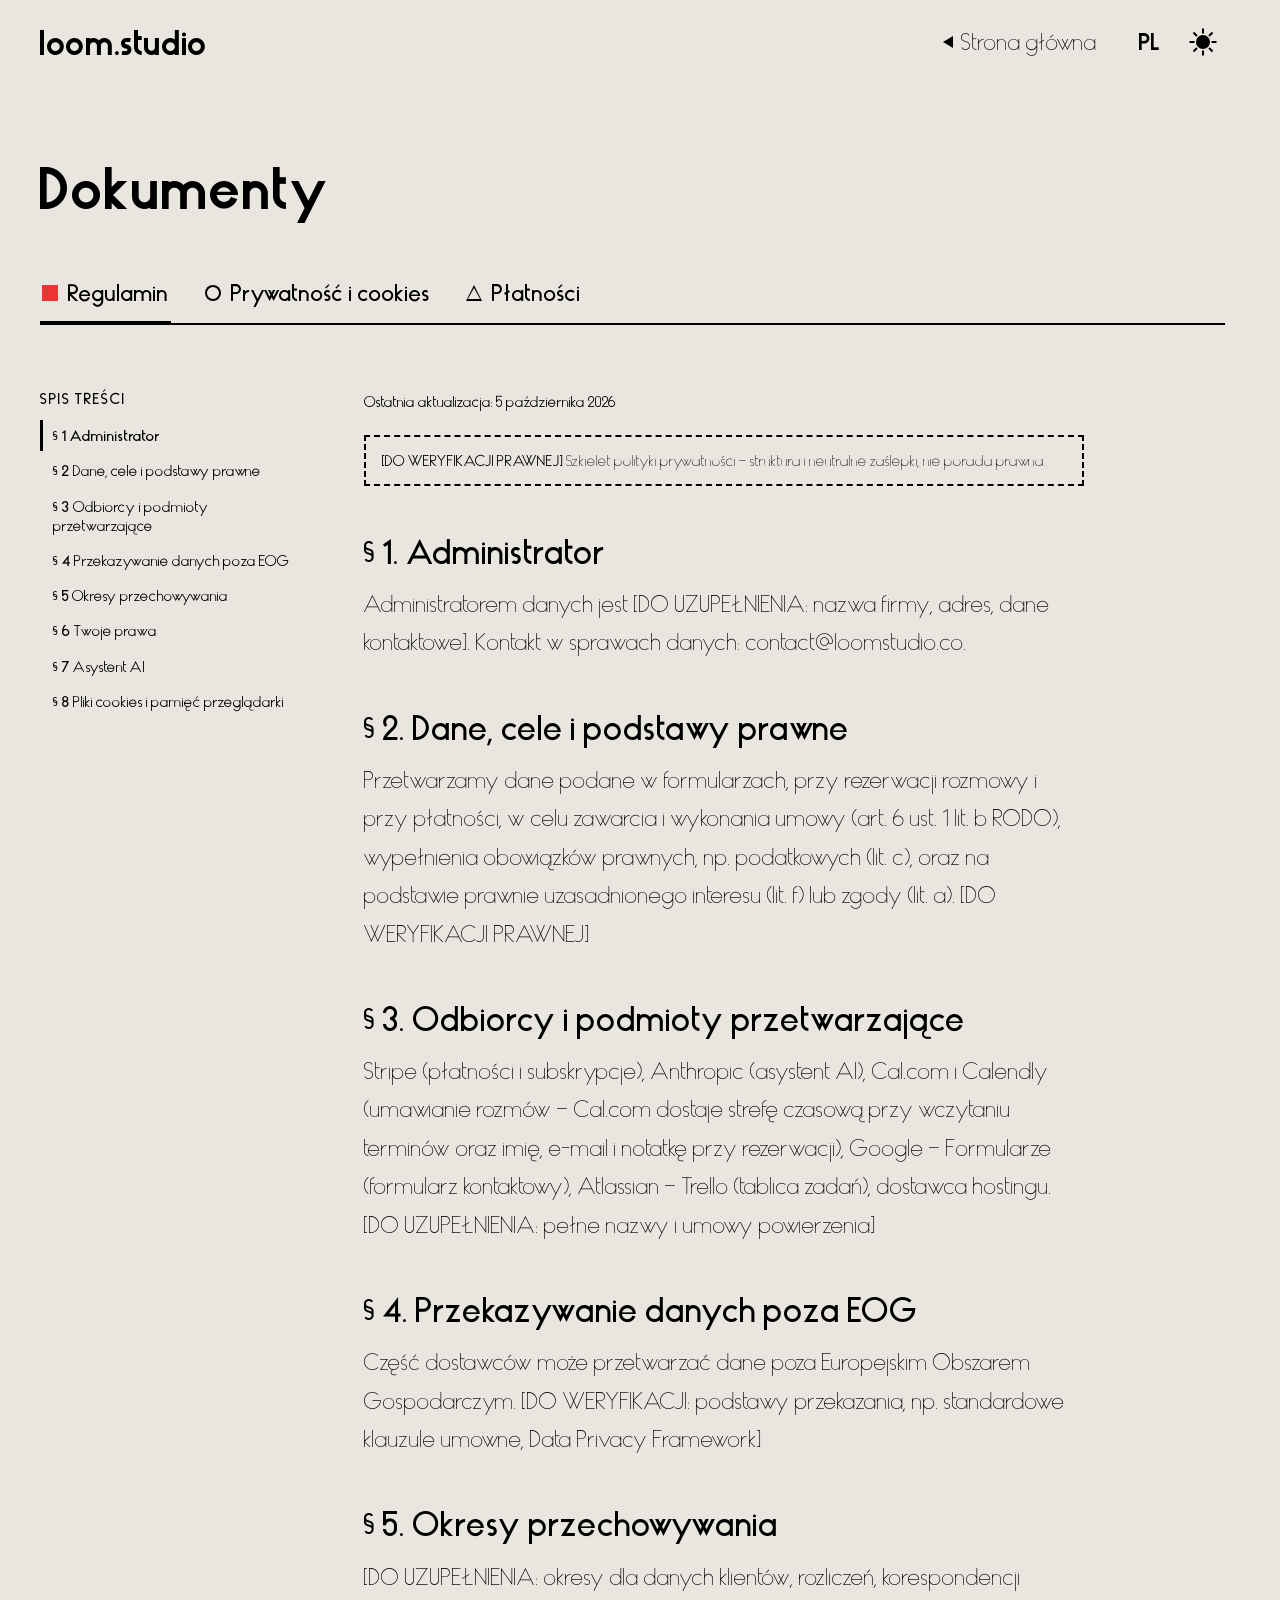
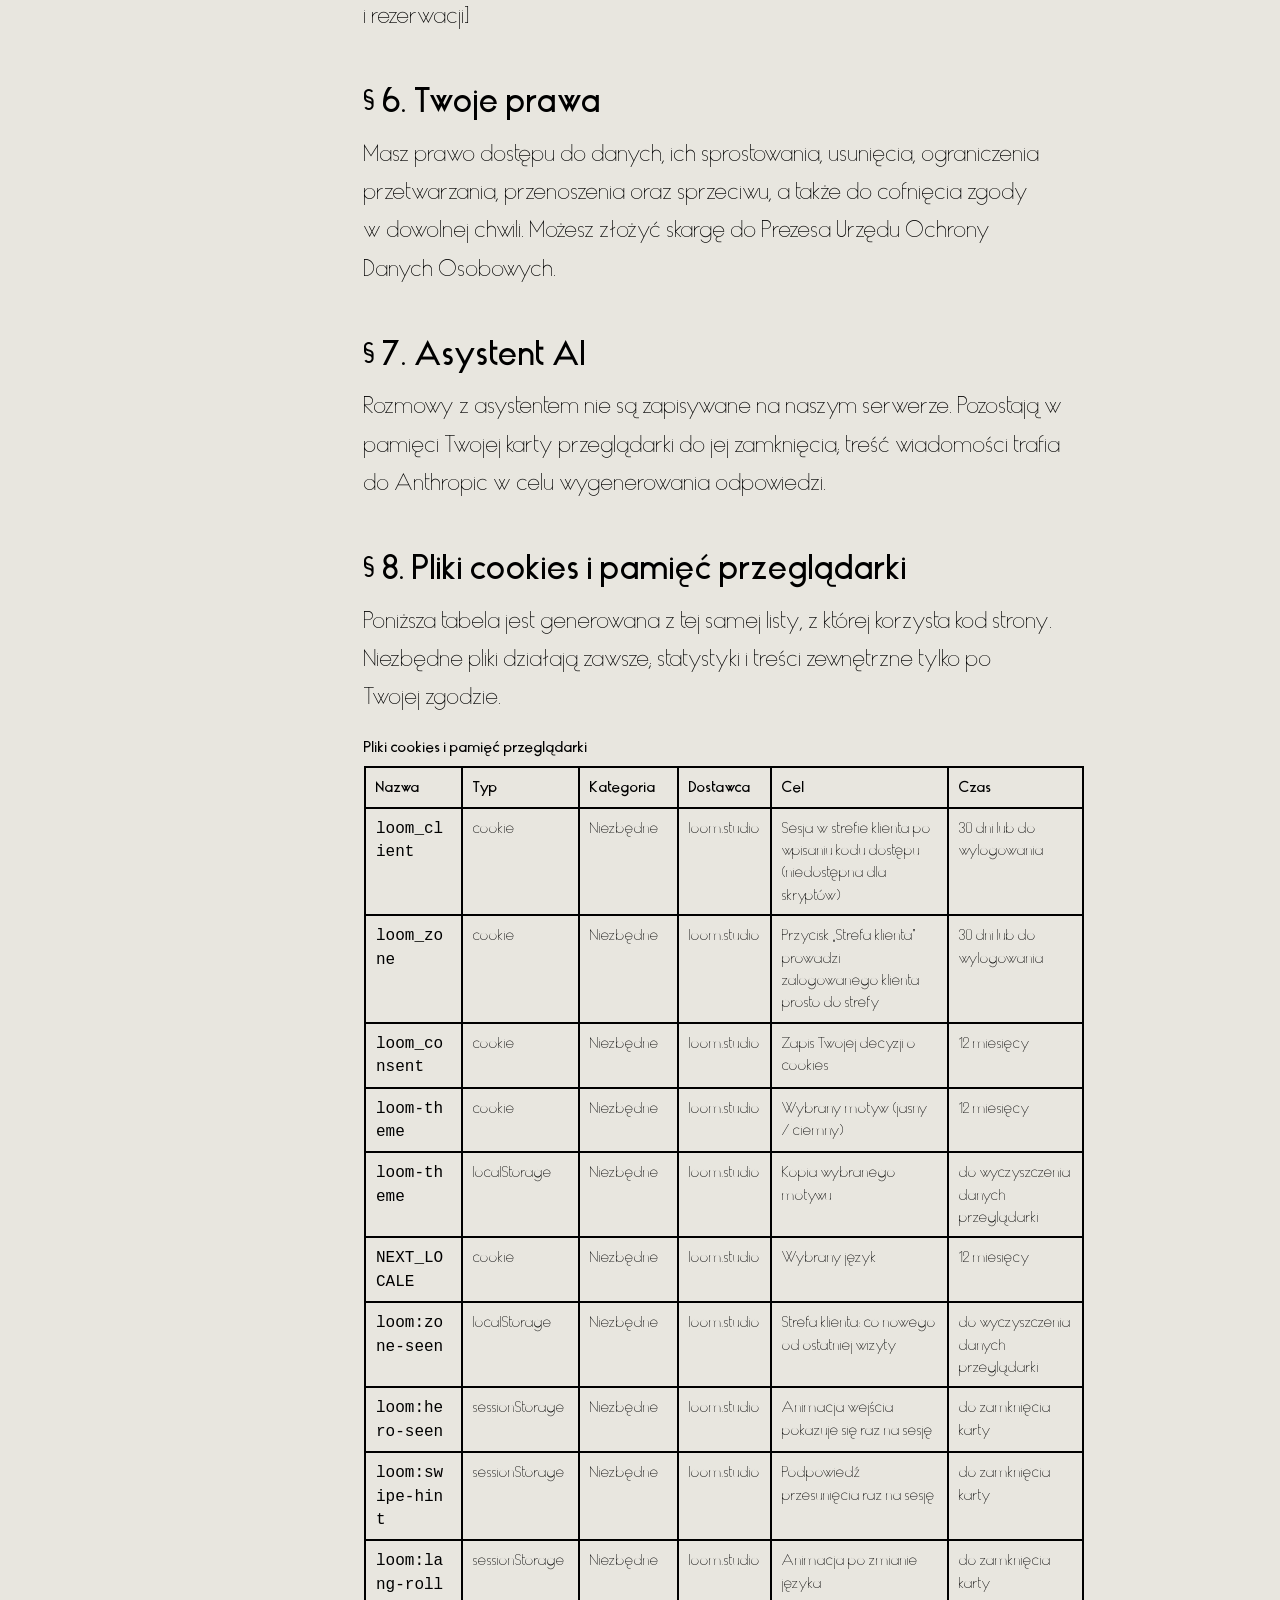
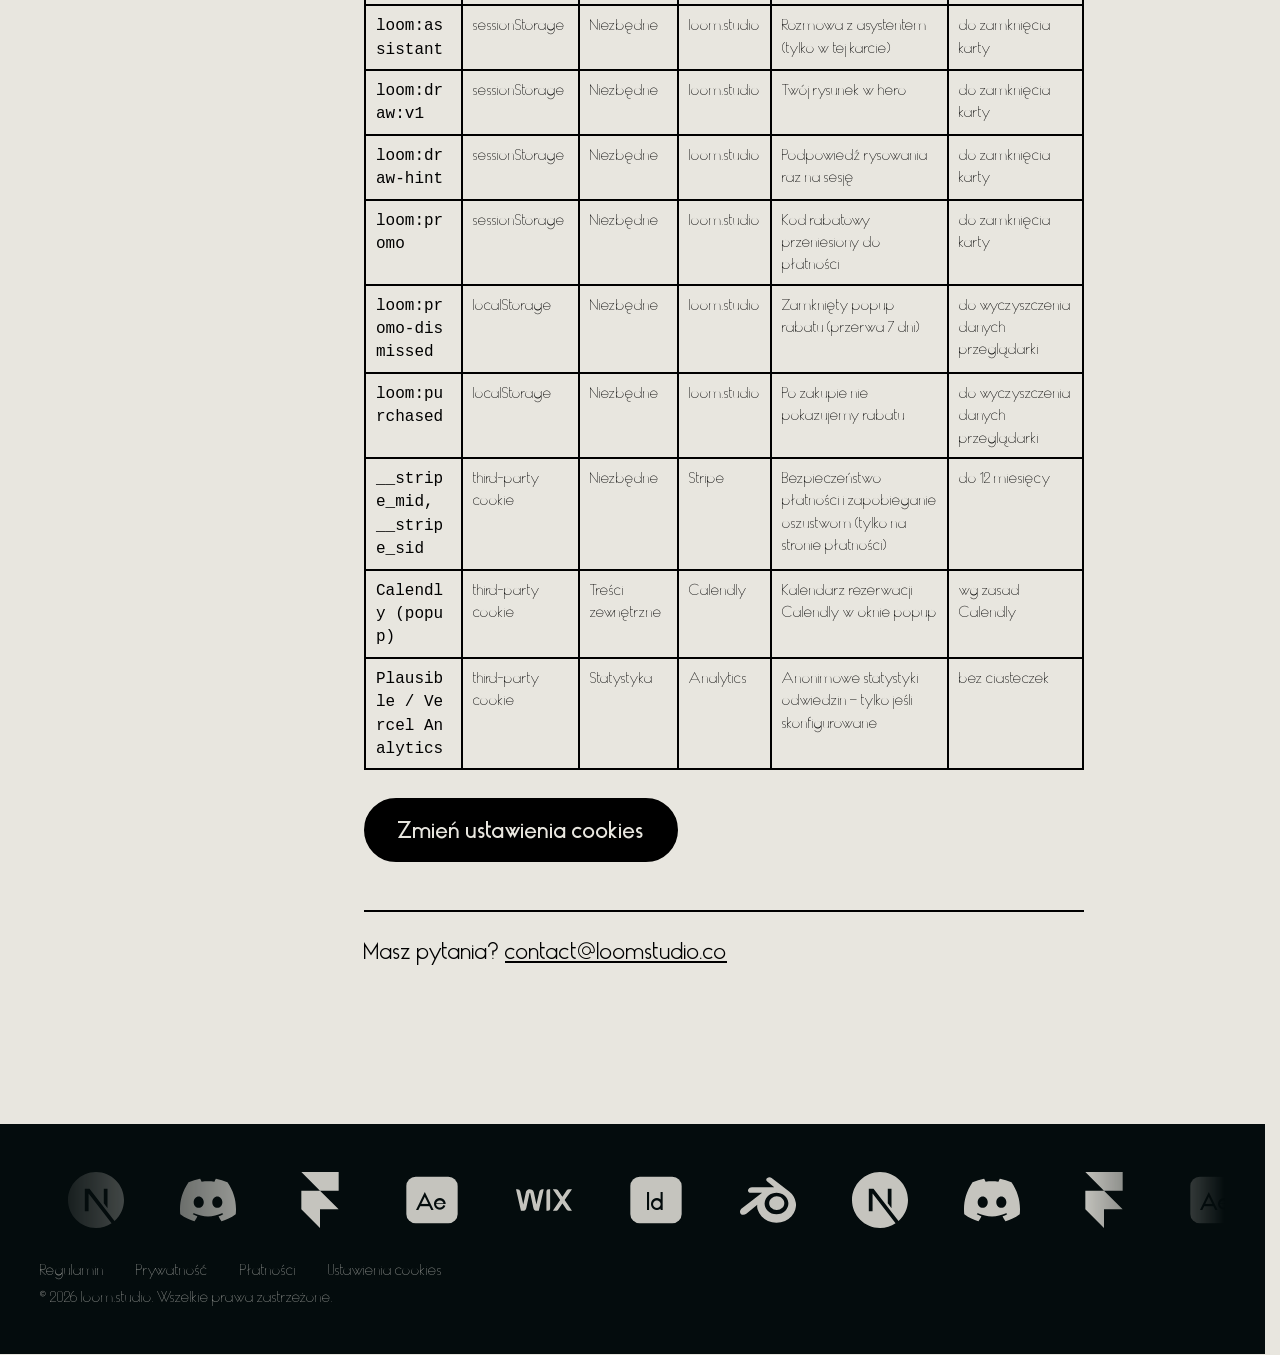
<file: pl/legal/privacy/index.html>
<!DOCTYPE html><html lang="pl"><head><meta name="robots" content="noindex, nofollow"><meta charSet="utf-8"/><meta name="viewport" content="width=device-width, initial-scale=1, viewport-fit=cover, interactive-widget=resizes-content"/><link rel="preload" href="/fonts/haus/Haus_Light.woff2" as="font" crossorigin="" type="font/woff2"/><link rel="preload" href="/fonts/haus/Haus_Medium.woff2" as="font" crossorigin="" type="font/woff2"/><link rel="preload" href="/fonts/haus/Haus_Bold.woff2" as="font" crossorigin="" type="font/woff2"/><link rel="stylesheet" href="/_next/static/chunks/0655yzr2jfvpk.css" data-precedence="next"/><link rel="preload" as="script" fetchPriority="low" href="/_next/static/chunks/02wrqhq8fw6g7.js"/><script src="/_next/static/chunks/0mewi1sxq-9ta.js" async=""></script><script src="/_next/static/chunks/2ahlbl_1-z_ax.js" async=""></script><script src="/_next/static/chunks/1o1qnz9ob_0j0.js" async=""></script><script src="/_next/static/chunks/turbopack-165j06luc7miv.js" async=""></script><script src="/_next/static/chunks/3dgt4g434xji7.js" async=""></script><script src="/_next/static/chunks/3tiv-22ceq4hz.js" async=""></script><script src="/_next/static/chunks/31g5e54i882y_.js" async=""></script><script src="/_next/static/chunks/3ohd-735fwgtq.js" async=""></script><script src="/_next/static/chunks/2exl91ejduwth.js" async=""></script><script src="/_next/static/chunks/07lq0lc2z3i77.js" async=""></script><script src="/_next/static/chunks/3xux1x4g3wp32.js" async=""></script><meta name="theme-color" content="#e8e6df" media="(prefers-color-scheme: light)"/><meta name="theme-color" content="#000000" media="(prefers-color-scheme: dark)"/><title>Prywatność i cookies — Dokumenty — loom.studio</title><meta name="description" content="Efektywny design dla Twojej firmy. Jedna miesięczna subskrypcja, jedno zadanie naraz, średnio 48 godzin na realizację. Wstrzymaj lub anuluj w dowolnej chwili."/><link rel="canonical" href="https://loomstudio.pl/pl/legal/privacy/"/><link rel="alternate" hrefLang="pl" href="https://loomstudio.pl/pl/legal/privacy/"/><link rel="alternate" hrefLang="en" href="https://loomstudio.pl/en/legal/privacy/"/><link rel="alternate" hrefLang="x-default" href="https://loomstudio.pl/pl/legal/privacy/"/><meta name="format-detection" content="telephone=no"/><meta property="og:title" content="Efektywny design dla Twojej firmy"/><meta property="og:description" content="Efektywny design dla Twojej firmy. Jedna miesięczna subskrypcja, jedno zadanie naraz, średnio 48 godzin na realizację. Wstrzymaj lub anuluj w dowolnej chwili."/><meta property="og:site_name" content="loom.studio"/><meta property="og:locale" content="pl_PL"/><meta property="og:image" content="https://loomstudio.pl/pl/opengraph-image?f67e0e8386d25677"/><meta property="og:image:type" content="image/png"/><meta property="og:image:width" content="1200"/><meta property="og:image:height" content="630"/><meta property="og:image:alt" content="loom.studio"/><meta property="og:type" content="website"/><meta name="twitter:card" content="summary_large_image"/><meta name="twitter:title" content="Efektywny design dla Twojej firmy"/><meta name="twitter:description" content="Efektywny design dla Twojej firmy. Jedna miesięczna subskrypcja, jedno zadanie naraz, średnio 48 godzin na realizację. Wstrzymaj lub anuluj w dowolnej chwili."/><meta name="twitter:image" content="https://loomstudio.pl/pl/opengraph-image?f67e0e8386d25677"/><meta name="twitter:image:alt" content="loom.studio"/><meta name="twitter:image:type" content="image/png"/><meta name="twitter:image:width" content="1200"/><meta name="twitter:image:height" content="630"/><link rel="icon" href="/favicon.ico?favicon.432-meud4rpp1.ico" sizes="48x48" type="image/x-icon"/><link rel="icon" href="/icon.svg?icon.14hnupqt1gvew.svg" sizes="any" type="image/svg+xml"/><link rel="apple-touch-icon" href="/apple-icon.png?apple-icon.392iboz6afqmk.png" sizes="180x180" type="image/png"/><script src="/_next/static/chunks/0cz1d0mv5g_q7.js" noModule=""></script><script id="loom-head">(function(){
(function(first){
var d=document.documentElement,t=null;
try{var m=document.cookie.match(/(?:^|; )loom-theme=(light|dark)(?:;|$)/);t=m?m[1]:localStorage.getItem('loom-theme');}catch(e){}
if(t==='light'||t==='dark')d.setAttribute('data-theme',t);else d.removeAttribute('data-theme');
try{if(sessionStorage.getItem('loom:hero-seen'))d.setAttribute('data-hero-seen','');else if(first)sessionStorage.setItem('loom:hero-seen','1');}catch(e){}
d.setAttribute('data-js','');
})(true);
var d=document.documentElement;
if(window.CSS&&CSS.supports&&CSS.supports('scroll-initial-target','nearest'))return;
var done=false;
function start(){var end=document.querySelector('[data-carousel-end]');if(!end)return false;var track=end.parentElement,s=track&&track.querySelector('[data-carousel-start]');if(s){track.scrollLeft=s.offsetLeft;}return true;}
var mo=new MutationObserver(function(){if(!done&&start()){done=true;mo.disconnect();}});
mo.observe(d,{childList:true,subtree:true});
document.addEventListener('DOMContentLoaded',function(){if(!done){start();}mo.disconnect();});
})();</script></head><body><div hidden=""><!--$--><!--/$--></div><svg width="0" height="0" aria-hidden="true" focusable="false" style="position:absolute;overflow:hidden"><symbol id="si-nextjs" viewBox="0 0 24 24"><path d="M18.665 21.978C16.758 23.255 14.465 24 12 24 5.377 24 0 18.623 0 12S5.377 0 12 0s12 5.377 12 12c0 3.583-1.574 6.801-4.067 9.001L9.219 7.2H7.2v9.596h1.615V9.251l9.85 12.727Zm-3.332-8.533 1.6 2.061V7.2h-1.6v6.245Z" fill="currentColor"></path></symbol><symbol id="si-discord" viewBox="0 0 24 24"><path d="M20.317 4.3698a19.7913 19.7913 0 00-4.8851-1.5152.0741.0741 0 00-.0785.0371c-.211.3753-.4447.8648-.6083 1.2495-1.8447-.2762-3.68-.2762-5.4868 0-.1636-.3933-.4058-.8742-.6177-1.2495a.077.077 0 00-.0785-.037 19.7363 19.7363 0 00-4.8852 1.515.0699.0699 0 00-.0321.0277C.5334 9.0458-.319 13.5799.0992 18.0578a.0824.0824 0 00.0312.0561c2.0528 1.5076 4.0413 2.4228 5.9929 3.0294a.0777.0777 0 00.0842-.0276c.4616-.6304.8731-1.2952 1.226-1.9942a.076.076 0 00-.0416-.1057c-.6528-.2476-1.2743-.5495-1.8722-.8923a.077.077 0 01-.0076-.1277c.1258-.0943.2517-.1923.3718-.2914a.0743.0743 0 01.0776-.0105c3.9278 1.7933 8.18 1.7933 12.0614 0a.0739.0739 0 01.0785.0095c.1202.099.246.1981.3728.2924a.077.077 0 01-.0066.1276 12.2986 12.2986 0 01-1.873.8914.0766.0766 0 00-.0407.1067c.3604.698.7719 1.3628 1.225 1.9932a.076.076 0 00.0842.0286c1.961-.6067 3.9495-1.5219 6.0023-3.0294a.077.077 0 00.0313-.0552c.5004-5.177-.8382-9.6739-3.5485-13.6604a.061.061 0 00-.0312-.0286zM8.02 15.3312c-1.1825 0-2.1569-1.0857-2.1569-2.419 0-1.3332.9555-2.4189 2.157-2.4189 1.2108 0 2.1757 1.0952 2.1568 2.419 0 1.3332-.9555 2.4189-2.1569 2.4189zm7.9748 0c-1.1825 0-2.1569-1.0857-2.1569-2.419 0-1.3332.9554-2.4189 2.1569-2.4189 1.2108 0 2.1757 1.0952 2.1568 2.419 0 1.3332-.946 2.4189-2.1568 2.4189Z" fill="currentColor"></path></symbol><symbol id="si-framer" viewBox="0 0 24 24"><path d="M4 0h16v8h-8zM4 8h8l8 8H4zM4 16h8v8z" fill="currentColor"></path></symbol><symbol id="si-wix" viewBox="0 0 24 24"><path d="m0 7.354 2.113 9.292h.801a1.54 1.54 0 0 0 1.506-1.218l1.351-6.34a.171.171 0 0 1 .167-.137c.08 0 .15.058.167.137l1.352 6.34a1.54 1.54 0 0 0 1.506 1.218h.805l2.113-9.292h-.565c-.62 0-1.159.43-1.296 1.035l-1.26 5.545-1.106-5.176a1.76 1.76 0 0 0-2.19-1.324c-.639.176-1.113.716-1.251 1.365l-1.094 5.127-1.26-5.537A1.33 1.33 0 0 0 .563 7.354H0zm13.992 0a.951.951 0 0 0-.951.95v8.342h.635a.952.952 0 0 0 .951-.95V7.353h-.635zm1.778 0 3.158 4.66-3.14 4.632h1.325c.368 0 .712-.181.918-.486l1.756-2.59a.12.12 0 0 1 .197 0l1.754 2.59c.206.305.55.486.918.486h1.326l-3.14-4.632L24 7.354h-1.326c-.368 0-.712.181-.918.486l-1.772 2.617a.12.12 0 0 1-.197 0L18.014 7.84a1.108 1.108 0 0 0-.918-.486H15.77z" fill="currentColor"></path></symbol><symbol id="si-blender" viewBox="0 0 24 24"><path d="M12.51 13.214c.046-.8.438-1.506 1.03-2.006a3.424 3.424 0 0 1 2.212-.79c.85 0 1.631.3 2.211.79.592.5.983 1.206 1.028 2.005.045.823-.285 1.586-.865 2.153a3.389 3.389 0 0 1-2.374.938 3.393 3.393 0 0 1-2.376-.938c-.58-.567-.91-1.33-.865-2.152M7.35 14.831c.006.314.106.922.256 1.398a7.372 7.372 0 0 0 1.593 2.757 8.227 8.227 0 0 0 2.787 2.001 8.947 8.947 0 0 0 3.66.76 8.964 8.964 0 0 0 3.657-.772 8.285 8.285 0 0 0 2.785-2.01 7.428 7.428 0 0 0 1.592-2.762 6.964 6.964 0 0 0 .25-3.074 7.123 7.123 0 0 0-1.016-2.779 7.764 7.764 0 0 0-1.852-2.043h.002L13.566 2.55l-.02-.015c-.492-.378-1.319-.376-1.86.002-.547.382-.609 1.015-.123 1.415l-.001.001 3.126 2.543-9.53.01h-.013c-.788.001-1.545.518-1.695 1.172-.154.665.38 1.217 1.2 1.22V8.9l4.83-.01-8.62 6.617-.034.025c-.813.622-1.075 1.658-.563 2.313.52.667 1.625.668 2.447.004L7.414 14s-.069.52-.063.831zm12.09 1.741c-.97.988-2.326 1.548-3.795 1.55-1.47.004-2.827-.552-3.797-1.538a4.51 4.51 0 0 1-1.036-1.622 4.282 4.282 0 0 1 .282-3.519 4.702 4.702 0 0 1 1.153-1.371c.942-.768 2.141-1.183 3.396-1.185 1.256-.002 2.455.41 3.398 1.175.48.391.87.854 1.152 1.367a4.28 4.28 0 0 1 .522 1.706 4.236 4.236 0 0 1-.239 1.811 4.54 4.54 0 0 1-1.035 1.626" fill="currentColor"></path></symbol><symbol id="si-figma" viewBox="0 0 24 24"><path d="M15.852 8.981h-4.588V0h4.588c2.476 0 4.49 2.014 4.49 4.49s-2.014 4.491-4.49 4.491zM12.735 7.51h3.117c1.665 0 3.019-1.355 3.019-3.019s-1.355-3.019-3.019-3.019h-3.117V7.51zm0 1.471H8.148c-2.476 0-4.49-2.014-4.49-4.49S5.672 0 8.148 0h4.588v8.981zm-4.587-7.51c-1.665 0-3.019 1.355-3.019 3.019s1.354 3.02 3.019 3.02h3.117V1.471H8.148zm4.587 15.019H8.148c-2.476 0-4.49-2.014-4.49-4.49s2.014-4.49 4.49-4.49h4.588v8.98zM8.148 8.981c-1.665 0-3.019 1.355-3.019 3.019s1.355 3.019 3.019 3.019h3.117V8.981H8.148zM8.172 24c-2.489 0-4.515-2.014-4.515-4.49s2.014-4.49 4.49-4.49h4.588v4.441c0 2.503-2.047 4.539-4.563 4.539zm-.024-7.51a3.023 3.023 0 0 0-3.019 3.019c0 1.665 1.365 3.019 3.044 3.019 1.705 0 3.093-1.376 3.093-3.068v-2.97H8.148zm7.704 0h-.098c-2.476 0-4.49-2.014-4.49-4.49s2.014-4.49 4.49-4.49h.098c2.476 0 4.49 2.014 4.49 4.49s-2.014 4.49-4.49 4.49zm-.097-7.509c-1.665 0-3.019 1.355-3.019 3.019s1.355 3.019 3.019 3.019h.098c1.665 0 3.019-1.355 3.019-3.019s-1.355-3.019-3.019-3.019h-.098z" fill="currentColor"></path></symbol><symbol id="si-instagram" viewBox="0 0 24 24"><path d="M7.0301.084c-1.2768.0602-2.1487.264-2.911.5634-.7888.3075-1.4575.72-2.1228 1.3877-.6652.6677-1.075 1.3368-1.3802 2.127-.2954.7638-.4956 1.6365-.552 2.914-.0564 1.2775-.0689 1.6882-.0626 4.947.0062 3.2586.0206 3.6671.0825 4.9473.061 1.2765.264 2.1482.5635 2.9107.308.7889.72 1.4573 1.388 2.1228.6679.6655 1.3365 1.0743 2.1285 1.38.7632.295 1.6361.4961 2.9134.552 1.2773.056 1.6884.069 4.9462.0627 3.2578-.0062 3.668-.0207 4.9478-.0814 1.28-.0607 2.147-.2652 2.9098-.5633.7889-.3086 1.4578-.72 2.1228-1.3881.665-.6682 1.0745-1.3378 1.3795-2.1284.2957-.7632.4966-1.636.552-2.9124.056-1.2809.0692-1.6898.063-4.948-.0063-3.2583-.021-3.6668-.0817-4.9465-.0607-1.2797-.264-2.1487-.5633-2.9117-.3084-.7889-.72-1.4568-1.3876-2.1228C21.2982 1.33 20.628.9208 19.8378.6165 19.074.321 18.2017.1197 16.9244.0645 15.6471.0093 15.236-.005 11.977.0014 8.718.0076 8.31.0215 7.0301.0839m.1402 21.6932c-1.17-.0509-1.8053-.2453-2.2287-.408-.5606-.216-.96-.4771-1.3819-.895-.422-.4178-.6811-.8186-.9-1.378-.1644-.4234-.3624-1.058-.4171-2.228-.0595-1.2645-.072-1.6442-.079-4.848-.007-3.2037.0053-3.583.0607-4.848.05-1.169.2456-1.805.408-2.2282.216-.5613.4762-.96.895-1.3816.4188-.4217.8184-.6814 1.3783-.9003.423-.1651 1.0575-.3614 2.227-.4171 1.2655-.06 1.6447-.072 4.848-.079 3.2033-.007 3.5835.005 4.8495.0608 1.169.0508 1.8053.2445 2.228.408.5608.216.96.4754 1.3816.895.4217.4194.6816.8176.9005 1.3787.1653.4217.3617 1.056.4169 2.2263.0602 1.2655.0739 1.645.0796 4.848.0058 3.203-.0055 3.5834-.061 4.848-.051 1.17-.245 1.8055-.408 2.2294-.216.5604-.4763.96-.8954 1.3814-.419.4215-.8181.6811-1.3783.9-.4224.1649-1.0577.3617-2.2262.4174-1.2656.0595-1.6448.072-4.8493.079-3.2045.007-3.5825-.006-4.848-.0608M16.953 5.5864A1.44 1.44 0 1 0 18.39 4.144a1.44 1.44 0 0 0-1.437 1.4424M5.8385 12.012c.0067 3.4032 2.7706 6.1557 6.173 6.1493 3.4026-.0065 6.157-2.7701 6.1506-6.1733-.0065-3.4032-2.771-6.1565-6.174-6.1498-3.403.0067-6.156 2.771-6.1496 6.1738M8 12.0077a4 4 0 1 1 4.008 3.9921A3.9996 3.9996 0 0 1 8 12.0077" fill="currentColor"></path></symbol><symbol id="si-facebook" viewBox="0 0 24 24"><path d="M9.101 23.691v-7.98H6.627v-3.667h2.474v-1.58c0-4.085 1.848-5.978 5.858-5.978.401 0 .955.042 1.468.103a8.68 8.68 0 0 1 1.141.195v3.325a8.623 8.623 0 0 0-.653-.036 26.805 26.805 0 0 0-.733-.009c-.707 0-1.259.096-1.675.309a1.686 1.686 0 0 0-.679.622c-.258.42-.374.995-.374 1.752v1.297h3.919l-.386 2.103-.287 1.564h-3.246v8.245C19.396 23.238 24 18.179 24 12.044c0-6.627-5.373-12-12-12s-12 5.373-12 12c0 5.628 3.874 10.35 9.101 11.647Z" fill="currentColor"></path></symbol><symbol id="si-github" viewBox="0 0 24 24"><path d="M12 .297c-6.63 0-12 5.373-12 12 0 5.303 3.438 9.8 8.205 11.385.6.113.82-.258.82-.577 0-.285-.01-1.04-.015-2.04-3.338.724-4.042-1.61-4.042-1.61C4.422 18.07 3.633 17.7 3.633 17.7c-1.087-.744.084-.729.084-.729 1.205.084 1.838 1.236 1.838 1.236 1.07 1.835 2.809 1.305 3.495.998.108-.776.417-1.305.76-1.605-2.665-.3-5.466-1.332-5.466-5.93 0-1.31.465-2.38 1.235-3.22-.135-.303-.54-1.523.105-3.176 0 0 1.005-.322 3.3 1.23.96-.267 1.98-.399 3-.405 1.02.006 2.04.138 3 .405 2.28-1.552 3.285-1.23 3.285-1.23.645 1.653.24 2.873.12 3.176.765.84 1.23 1.91 1.23 3.22 0 4.61-2.805 5.625-5.475 5.92.42.36.81 1.096.81 2.22 0 1.606-.015 2.896-.015 3.286 0 .315.21.69.825.57C20.565 22.092 24 17.592 24 12.297c0-6.627-5.373-12-12-12" fill="currentColor"></path></symbol><symbol id="si-x" viewBox="0 0 24 24"><path d="M14.234 10.162 22.977 0h-2.072l-7.591 8.824L7.251 0H.258l9.168 13.343L.258 24H2.33l8.016-9.318L16.749 24h6.993zm-2.837 3.299-.929-1.329L3.076 1.56h3.182l5.965 8.532.929 1.329 7.754 11.09h-3.182z" fill="currentColor"></path></symbol><symbol id="si-behance" viewBox="0 0 24 24"><path d="M16.969 16.927a2.561 2.561 0 0 0 1.901.677 2.501 2.501 0 0 0 1.531-.475c.362-.235.636-.584.779-.99h2.585a5.091 5.091 0 0 1-1.9 2.896 5.292 5.292 0 0 1-3.091.88 5.839 5.839 0 0 1-2.284-.433 4.871 4.871 0 0 1-1.723-1.211 5.657 5.657 0 0 1-1.08-1.874 7.057 7.057 0 0 1-.383-2.393c-.005-.8.129-1.595.396-2.349a5.313 5.313 0 0 1 5.088-3.604 4.87 4.87 0 0 1 2.376.563c.661.362 1.231.87 1.668 1.485a6.2 6.2 0 0 1 .943 2.133c.194.821.263 1.666.205 2.508h-7.699c-.063.79.184 1.574.688 2.187ZM6.947 4.084a8.065 8.065 0 0 1 1.928.198 4.29 4.29 0 0 1 1.49.638c.418.303.748.711.958 1.182.241.579.357 1.203.341 1.83a3.506 3.506 0 0 1-.506 1.961 3.726 3.726 0 0 1-1.503 1.287 3.588 3.588 0 0 1 2.027 1.437c.464.747.697 1.615.67 2.494a4.593 4.593 0 0 1-.423 2.032 3.945 3.945 0 0 1-1.163 1.413 5.114 5.114 0 0 1-1.683.807 7.135 7.135 0 0 1-1.928.259H0V4.084h6.947Zm-.235 12.9c.308.004.616-.029.916-.099a2.18 2.18 0 0 0 .766-.332c.228-.158.411-.371.534-.619.142-.317.208-.663.191-1.009a2.08 2.08 0 0 0-.642-1.715 2.618 2.618 0 0 0-1.696-.505h-3.54v4.279h3.471Zm13.635-5.967a2.13 2.13 0 0 0-1.654-.619 2.336 2.336 0 0 0-1.163.259 2.474 2.474 0 0 0-.738.62 2.359 2.359 0 0 0-.396.792c-.074.239-.12.485-.137.734h4.769a3.239 3.239 0 0 0-.679-1.785l-.002-.001Zm-13.813-.648a2.254 2.254 0 0 0 1.423-.433c.399-.355.607-.88.56-1.413a1.916 1.916 0 0 0-.178-.891 1.298 1.298 0 0 0-.495-.533 1.851 1.851 0 0 0-.711-.274 3.966 3.966 0 0 0-.835-.073H3.241v3.631h3.293v-.014ZM21.62 5.122h-5.976v1.527h5.976V5.122Z" fill="currentColor"></path></symbol><symbol id="si-dribbble" viewBox="0 0 24 24"><path d="M12 24C5.385 24 0 18.615 0 12S5.385 0 12 0s12 5.385 12 12-5.385 12-12 12zm10.12-10.358c-.35-.11-3.17-.953-6.384-.438 1.34 3.684 1.887 6.684 1.992 7.308 2.3-1.555 3.936-4.02 4.395-6.87zm-6.115 7.808c-.153-.9-.75-4.032-2.19-7.77l-.066.02c-5.79 2.015-7.86 6.025-8.04 6.4 1.73 1.358 3.92 2.166 6.29 2.166 1.42 0 2.77-.29 4-.814zm-11.62-2.58c.232-.4 3.045-5.055 8.332-6.765.135-.045.27-.084.405-.12-.26-.585-.54-1.167-.832-1.74C7.17 11.775 2.206 11.71 1.756 11.7l-.004.312c0 2.633.998 5.037 2.634 6.855zm-2.42-8.955c.46.008 4.683.026 9.477-1.248-1.698-3.018-3.53-5.558-3.8-5.928-2.868 1.35-5.01 3.99-5.676 7.17zM9.6 2.052c.282.38 2.145 2.914 3.822 6 3.645-1.365 5.19-3.44 5.373-3.702-1.81-1.61-4.19-2.586-6.795-2.586-.825 0-1.63.1-2.4.285zm10.335 3.483c-.218.29-1.935 2.493-5.724 4.04.24.49.47.985.68 1.486.08.18.15.36.22.53 3.41-.43 6.8.26 7.14.33-.02-2.42-.88-4.64-2.31-6.38z" fill="currentColor"></path></symbol><symbol id="si-linktree" viewBox="0 0 24 24"><path d="m13.73635 5.85251 4.00467-4.11665 2.3248 2.3808-4.20064 4.00466h5.9085v3.30473h-5.9365l4.22865 4.10766-2.3248 2.3338L12.0005 12.099l-5.74052 5.76852-2.3248-2.3248 4.22864-4.10766h-5.9375V8.12132h5.9085L3.93417 4.11666l2.3248-2.3808 4.00468 4.11665V0h3.4727zm-3.4727 10.30614h3.4727V24h-3.4727z" fill="currentColor"></path></symbol><symbol id="si-trello" viewBox="0 0 24 24"><path d="M21.147 0H2.853A2.86 2.86 0 000 2.853v18.294A2.86 2.86 0 002.853 24h18.294A2.86 2.86 0 0024 21.147V2.853A2.86 2.86 0 0021.147 0zM10.34 17.287a.953.953 0 01-.953.953h-4a.954.954 0 01-.954-.953V5.38a.953.953 0 01.954-.953h4a.954.954 0 01.953.953zm9.233-5.467a.944.944 0 01-.953.947h-4a.947.947 0 01-.953-.947V5.38a.953.953 0 01.953-.953h4a.954.954 0 01.953.953z" fill="currentColor"></path></symbol></svg><a href="#main" class="skip-link">Przejdź do treści</a><div id="popup-slot"></div><header class="legal-head wrap"><a class="logo legal-head__logo" href="/pl/">loom.studio</a><div class="legal-head__end"><a class="legal-head__home back-link" href="/pl/"><svg class="tri tri--left " width="10" height="12" viewBox="0 0 10 12" aria-hidden="true" focusable="false" style="rotate:180deg"><path d="M0 0 10 6 0 12Z" fill="currentColor"></path></svg>Strona główna</a><div class="lang lang--end " data-state="closed"><button type="button" class="lang__toggle" aria-expanded="false" aria-controls="lang-R2jiucivb" aria-label="Język: Polski. Zmień język"><span class="lang__line"><span class="lang__txt ">PL</span></span></button><ul id="lang-R2jiucivb" class="lang__list" hidden="" role="list"><li style="--i:0"><a class="lang__opt" href="/en/legal/privacy/" lang="en" hrefLang="en" aria-label="English"><span class="lang__line"><span class="lang__txt">ENG</span><span class="lang__txt lang__txt--copy" aria-hidden="true">ENG</span></span></a></li></ul></div><button type="button" aria-label="Włącz tryb ciemny" title="Włącz tryb ciemny" class="theme-toggle theme-toggle--ink" data-state="unknown"><svg class="theme-toggle__icon" viewBox="0 0 30 30" width="30" height="30" aria-hidden="true" focusable="false"><mask id="theme-moon-legal" maskUnits="userSpaceOnUse" x="0" y="0" width="30" height="30"><rect width="30" height="30" fill="#fff"></rect><circle class="theme-toggle__bite" cx="21" cy="11" r="9" fill="#000"></circle></mask><g transform="rotate(0 15 15)"><rect class="theme-toggle__ray" x="14" y="1.5" width="2" height="5" style="--i:0"></rect></g><g transform="rotate(45 15 15)"><rect class="theme-toggle__ray" x="14" y="1.5" width="2" height="5" style="--i:1"></rect></g><g transform="rotate(90 15 15)"><rect class="theme-toggle__ray" x="14" y="1.5" width="2" height="5" style="--i:2"></rect></g><g transform="rotate(135 15 15)"><rect class="theme-toggle__ray" x="14" y="1.5" width="2" height="5" style="--i:3"></rect></g><g transform="rotate(180 15 15)"><rect class="theme-toggle__ray" x="14" y="1.5" width="2" height="5" style="--i:4"></rect></g><g transform="rotate(225 15 15)"><rect class="theme-toggle__ray" x="14" y="1.5" width="2" height="5" style="--i:5"></rect></g><g transform="rotate(270 15 15)"><rect class="theme-toggle__ray" x="14" y="1.5" width="2" height="5" style="--i:6"></rect></g><g transform="rotate(315 15 15)"><rect class="theme-toggle__ray" x="14" y="1.5" width="2" height="5" style="--i:7"></rect></g><circle class="theme-toggle__disc" cx="15" cy="15" r="11" mask="url(#theme-moon-legal)"></circle></svg></button></div></header><main id="main" tabindex="-1" class="legal wrap"><h1 class="legal__title">Dokumenty</h1><nav class="legal__tabs" aria-label="Dokumenty"><div class="legal__tabs-row"><ul role="list"><li><a class="legal__tab" data-shape="square" aria-current="page" href="/pl/legal/terms/"><span class="legal__tab-shape" aria-hidden="true"></span>Regulamin</a></li><li><a class="legal__tab" data-shape="circle" href="/pl/legal/privacy/"><span class="legal__tab-shape" aria-hidden="true"></span>Prywatność i cookies</a></li><li><a class="legal__tab" data-shape="triangle" href="/pl/legal/payments/"><span class="legal__tab-shape" aria-hidden="true"></span>Płatności</a></li></ul><span class="legal__tab-line" aria-hidden="true"></span></div></nav><div class="legal__layout"><article class="legal__body"><p class="legal__updated">Ostatnia aktualizacja: 5 października 2026</p><blockquote>
<p><strong>[DO WERYFIKACJI PRAWNEJ]</strong> Szkielet polityki prywatności — struktura i neutralne zaślepki, nie porada prawna.</p>
</blockquote>
<h2 id="administrator">Administrator</h2>
<p>Administratorem danych jest [DO UZUPEŁNIENIA: nazwa firmy, adres, dane kontaktowe]. Kontakt w sprawach danych: contact@loomstudio.co.</p>
<h2 id="dane-cele-i-podstawy-prawne">Dane, cele i podstawy prawne</h2>
<p>Przetwarzamy dane podane w formularzach, przy rezerwacji rozmowy i przy płatności, w celu zawarcia i wykonania umowy (art. 6 ust. 1 lit. b RODO), wypełnienia obowiązków prawnych, np. podatkowych (lit. c), oraz na podstawie prawnie uzasadnionego interesu (lit. f) lub zgody (lit. a). [DO WERYFIKACJI PRAWNEJ]</p>
<h2 id="odbiorcy-i-podmioty-przetwarzajace">Odbiorcy i podmioty przetwarzające</h2>
<p>Stripe (płatności i subskrypcje), Anthropic (asystent AI), Cal.com i Calendly (umawianie rozmów — Cal.com dostaje strefę czasową przy wczytaniu terminów oraz imię, e-mail i notatkę przy rezerwacji), Google — Formularze (formularz kontaktowy), Atlassian — Trello (tablica zadań), dostawca hostingu. [DO UZUPEŁNIENIA: pełne nazwy i umowy powierzenia]</p>
<h2 id="przekazywanie-danych-poza-eog">Przekazywanie danych poza EOG</h2>
<p>Część dostawców może przetwarzać dane poza Europejskim Obszarem Gospodarczym. [DO WERYFIKACJI: podstawy przekazania, np. standardowe klauzule umowne, Data Privacy Framework]</p>
<h2 id="okresy-przechowywania">Okresy przechowywania</h2>
<p>[DO UZUPEŁNIENIA: okresy dla danych klientów, rozliczeń, korespondencji i rezerwacji]</p>
<h2 id="twoje-prawa">Twoje prawa</h2>
<p>Masz prawo dostępu do danych, ich sprostowania, usunięcia, ograniczenia przetwarzania, przenoszenia oraz sprzeciwu, a także do cofnięcia zgody w dowolnej chwili. Możesz złożyć skargę do Prezesa Urzędu Ochrony Danych Osobowych.</p>
<h2 id="asystent-ai">Asystent AI</h2>
<p>Rozmowy z asystentem nie są zapisywane na naszym serwerze. Pozostają w pamięci Twojej karty przeglądarki do jej zamknięcia; treść wiadomości trafia do Anthropic w celu wygenerowania odpowiedzi.</p>
<h2 id="pliki-cookies-i-pamiec-przegladarki">Pliki cookies i pamięć przeglądarki</h2>
<p>Poniższa tabela jest generowana z tej samej listy, z której korzysta kod strony. Niezbędne pliki działają zawsze; statystyki i treści zewnętrzne tylko po Twojej zgodzie.</p>
<div class="legal__table-wrap" id="cookies" role="region" aria-label="Pliki cookies i pamięć przeglądarki" tabindex="0"><table class="legal__table"><caption>Pliki cookies i pamięć przeglądarki</caption><thead><tr><th scope="col">Nazwa</th><th scope="col">Typ</th><th scope="col">Kategoria</th><th scope="col">Dostawca</th><th scope="col">Cel</th><th scope="col">Czas</th></tr></thead><tbody><tr data-key="loom_client"><td><code>loom_client</code></td><td>cookie</td><td>Niezbędne</td><td>loom.studio</td><td>Sesja w strefie klienta po wpisaniu kodu dostępu (niedostępna dla skryptów)</td><td>30 dni lub do wylogowania</td></tr><tr data-key="loom_zone"><td><code>loom_zone</code></td><td>cookie</td><td>Niezbędne</td><td>loom.studio</td><td>Przycisk „Strefa klienta” prowadzi zalogowanego klienta prosto do strefy</td><td>30 dni lub do wylogowania</td></tr><tr data-key="loom_consent"><td><code>loom_consent</code></td><td>cookie</td><td>Niezbędne</td><td>loom.studio</td><td>Zapis Twojej decyzji o cookies</td><td>12 miesięcy</td></tr><tr data-key="loom-theme"><td><code>loom-theme</code></td><td>cookie</td><td>Niezbędne</td><td>loom.studio</td><td>Wybrany motyw (jasny / ciemny)</td><td>12 miesięcy</td></tr><tr data-key="loom-theme"><td><code>loom-theme</code></td><td>localStorage</td><td>Niezbędne</td><td>loom.studio</td><td>Kopia wybranego motywu</td><td>do wyczyszczenia danych przeglądarki</td></tr><tr data-key="NEXT_LOCALE"><td><code>NEXT_LOCALE</code></td><td>cookie</td><td>Niezbędne</td><td>loom.studio</td><td>Wybrany język</td><td>12 miesięcy</td></tr><tr data-key="loom:zone-seen"><td><code>loom:zone-seen</code></td><td>localStorage</td><td>Niezbędne</td><td>loom.studio</td><td>Strefa klienta: co nowego od ostatniej wizyty</td><td>do wyczyszczenia danych przeglądarki</td></tr><tr data-key="loom:hero-seen"><td><code>loom:hero-seen</code></td><td>sessionStorage</td><td>Niezbędne</td><td>loom.studio</td><td>Animacja wejścia pokazuje się raz na sesję</td><td>do zamknięcia karty</td></tr><tr data-key="loom:swipe-hint"><td><code>loom:swipe-hint</code></td><td>sessionStorage</td><td>Niezbędne</td><td>loom.studio</td><td>Podpowiedź przesunięcia raz na sesję</td><td>do zamknięcia karty</td></tr><tr data-key="loom:lang-roll"><td><code>loom:lang-roll</code></td><td>sessionStorage</td><td>Niezbędne</td><td>loom.studio</td><td>Animacja po zmianie języka</td><td>do zamknięcia karty</td></tr><tr data-key="loom:assistant"><td><code>loom:assistant</code></td><td>sessionStorage</td><td>Niezbędne</td><td>loom.studio</td><td>Rozmowa z asystentem (tylko w tej karcie)</td><td>do zamknięcia karty</td></tr><tr data-key="loom:draw:v1"><td><code>loom:draw:v1</code></td><td>sessionStorage</td><td>Niezbędne</td><td>loom.studio</td><td>Twój rysunek w hero</td><td>do zamknięcia karty</td></tr><tr data-key="loom:draw-hint"><td><code>loom:draw-hint</code></td><td>sessionStorage</td><td>Niezbędne</td><td>loom.studio</td><td>Podpowiedź rysowania raz na sesję</td><td>do zamknięcia karty</td></tr><tr data-key="loom:promo"><td><code>loom:promo</code></td><td>sessionStorage</td><td>Niezbędne</td><td>loom.studio</td><td>Kod rabatowy przeniesiony do płatności</td><td>do zamknięcia karty</td></tr><tr data-key="loom:promo-dismissed"><td><code>loom:promo-dismissed</code></td><td>localStorage</td><td>Niezbędne</td><td>loom.studio</td><td>Zamknięty popup rabatu (przerwa 7 dni)</td><td>do wyczyszczenia danych przeglądarki</td></tr><tr data-key="loom:purchased"><td><code>loom:purchased</code></td><td>localStorage</td><td>Niezbędne</td><td>loom.studio</td><td>Po zakupie nie pokazujemy rabatu</td><td>do wyczyszczenia danych przeglądarki</td></tr><tr data-key="__stripe_mid, __stripe_sid"><td><code>__stripe_mid, __stripe_sid</code></td><td>third-party cookie</td><td>Niezbędne</td><td>Stripe</td><td>Bezpieczeństwo płatności i zapobieganie oszustwom (tylko na stronie płatności)</td><td>do 12 miesięcy</td></tr><tr data-key="Calendly (popup)"><td><code>Calendly (popup)</code></td><td>third-party cookie</td><td>Treści zewnętrzne</td><td>Calendly</td><td>Kalendarz rezerwacji Calendly w oknie popup</td><td>wg zasad Calendly</td></tr><tr data-key="Plausible / Vercel Analytics"><td><code>Plausible / Vercel Analytics</code></td><td>third-party cookie</td><td>Statystyka</td><td>Analytics</td><td>Anonimowe statystyki odwiedzin — tylko jeśli skonfigurowane</td><td>bez ciasteczek</td></tr></tbody></table></div>
<button type="button" class="btn btn--solid-ink legal__cookies-btn" data-pill="">Zmień ustawienia cookies</button><p class="legal__questions">Masz pytania?<!-- --> <a href="mailto:contact@loomstudio.co">contact@loomstudio.co</a></p></article></div><!--$--><!--/$--></main><div class="contact__block contact__block--footer"><footer class="footer"><nav class="footer__legal" aria-label="Dokumenty"><a href="/pl/legal/terms/">Regulamin</a><a href="/pl/legal/privacy/">Prywatność</a><a href="/pl/legal/payments/">Płatności</a><button type="button" class="footer__link">Ustawienia cookies</button><p class="footer__rights">© 2026 loom.studio. Wszelkie prawa zastrzeżone.</p></nav><div class="marquee marquee--light footer__marquee" data-watch="true"><div class="marquee__viewport"><ul class="marquee__track" aria-label="Narzędzia, z których korzystamy"><li class="marquee__item"><svg viewBox="0 0 24 24" width="56" height="56" focusable="false" aria-hidden="true"><use href="#si-nextjs"></use></svg><span class="sr-only">Next.js</span></li><li class="marquee__item"><svg viewBox="0 0 24 24" width="56" height="56" focusable="false" aria-hidden="true"><use href="#si-discord"></use></svg><span class="sr-only">Discord</span></li><li class="marquee__item"><svg viewBox="0 0 24 24" width="56" height="56" focusable="false" aria-hidden="true"><use href="#si-framer"></use></svg><span class="sr-only">Framer</span></li><li class="marquee__item"><svg viewBox="0 0 24 24" width="56" height="56" focusable="false" aria-hidden="true"><rect x="1" y="2" width="22" height="20" rx="4" fill="currentColor"></rect><text x="12" y="16.2" text-anchor="middle" font-size="10.5" font-weight="500" fill="var(--icon-knockout, #000)" style="font-family:var(--font-sans)">Ae</text></svg><span class="sr-only">After Effects</span></li><li class="marquee__item"><svg viewBox="0 0 24 24" width="56" height="56" focusable="false" aria-hidden="true"><use href="#si-wix"></use></svg><span class="sr-only">Wix</span></li><li class="marquee__item"><svg viewBox="0 0 24 24" width="56" height="56" focusable="false" aria-hidden="true"><rect x="1" y="2" width="22" height="20" rx="4" fill="currentColor"></rect><text x="12" y="16.2" text-anchor="middle" font-size="10.5" font-weight="500" fill="var(--icon-knockout, #000)" style="font-family:var(--font-sans)">Id</text></svg><span class="sr-only">InDesign</span></li><li class="marquee__item"><svg viewBox="0 0 24 24" width="56" height="56" focusable="false" aria-hidden="true"><use href="#si-blender"></use></svg><span class="sr-only">Blender</span></li><li class="marquee__item" aria-hidden="true"><svg viewBox="0 0 24 24" width="56" height="56" focusable="false" aria-hidden="true"><use href="#si-nextjs"></use></svg><span class="sr-only">Next.js</span></li><li class="marquee__item" aria-hidden="true"><svg viewBox="0 0 24 24" width="56" height="56" focusable="false" aria-hidden="true"><use href="#si-discord"></use></svg><span class="sr-only">Discord</span></li><li class="marquee__item" aria-hidden="true"><svg viewBox="0 0 24 24" width="56" height="56" focusable="false" aria-hidden="true"><use href="#si-framer"></use></svg><span class="sr-only">Framer</span></li><li class="marquee__item" aria-hidden="true"><svg viewBox="0 0 24 24" width="56" height="56" focusable="false" aria-hidden="true"><rect x="1" y="2" width="22" height="20" rx="4" fill="currentColor"></rect><text x="12" y="16.2" text-anchor="middle" font-size="10.5" font-weight="500" fill="var(--icon-knockout, #000)" style="font-family:var(--font-sans)">Ae</text></svg><span class="sr-only">After Effects</span></li><li class="marquee__item" aria-hidden="true"><svg viewBox="0 0 24 24" width="56" height="56" focusable="false" aria-hidden="true"><use href="#si-wix"></use></svg><span class="sr-only">Wix</span></li><li class="marquee__item" aria-hidden="true"><svg viewBox="0 0 24 24" width="56" height="56" focusable="false" aria-hidden="true"><rect x="1" y="2" width="22" height="20" rx="4" fill="currentColor"></rect><text x="12" y="16.2" text-anchor="middle" font-size="10.5" font-weight="500" fill="var(--icon-knockout, #000)" style="font-family:var(--font-sans)">Id</text></svg><span class="sr-only">InDesign</span></li><li class="marquee__item" aria-hidden="true"><svg viewBox="0 0 24 24" width="56" height="56" focusable="false" aria-hidden="true"><use href="#si-blender"></use></svg><span class="sr-only">Blender</span></li></ul></div></div></footer></div><div class="toast-region" role="status" aria-live="polite"></div><!--$!--><template data-dgst="BAILOUT_TO_CLIENT_SIDE_RENDERING"></template><!--/$--><!--$!--><template data-dgst="BAILOUT_TO_CLIENT_SIDE_RENDERING"></template><!--/$--><script src="/_next/static/chunks/02wrqhq8fw6g7.js" id="_R_" async=""></script><script>(self.__next_f=self.__next_f||[]).push([0])</script><script>self.__next_f.push([1,"1:\"$Sreact.fragment\"\n2:I[77680,[\"/_next/static/chunks/3dgt4g434xji7.js\"],\"default\"]\n3:I[36246,[\"/_next/static/chunks/3dgt4g434xji7.js\"],\"default\"]\n4:I[31578,[\"/_next/static/chunks/3dgt4g434xji7.js\",\"/_next/static/chunks/3tiv-22ceq4hz.js\"],\"\"]\n8:I[96523,[\"/_next/static/chunks/3dgt4g434xji7.js\"],\"OutletBoundary\"]\n9:\"$Sreact.suspense\"\nc:I[96523,[\"/_next/static/chunks/3dgt4g434xji7.js\"],\"ViewportBoundary\"]\ne:I[96523,[\"/_next/static/chunks/3dgt4g434xji7.js\"],\"MetadataBoundary\"]\n10:I[21759,[\"/_next/static/chunks/3dgt4g434xji7.js\"],\"default\",1]\n:HL[\"/_next/static/chunks/0655yzr2jfvpk.css\",\"style\"]\nb:X\n"])</script><script>self.__next_f.push([1,"0:{\"P\":null,\"c\":[\"\",\"pl\",\"legal\",\"privacy\",\"\"],\"q\":\"\",\"i\":false,\"f\":[[[\"\",{\"children\":[[\"locale\",\"pl\",\"d\",[]],{\"children\":[\"legal\",{\"children\":[[\"doc\",\"privacy\",\"d\",[]],{\"children\":[\"__PAGE__\",{},\"$undefined\",\"$undefined\",4608]},\"$undefined\",\"$undefined\",4608]},\"$undefined\",\"$undefined\",4608]},\"$undefined\",\"$undefined\",4608]},\"$undefined\",\"$undefined\",4624],[[\"$\",\"$1\",\"c\",{\"children\":[[[\"$\",\"link\",\"0\",{\"rel\":\"stylesheet\",\"href\":\"/_next/static/chunks/0655yzr2jfvpk.css\",\"precedence\":\"next\",\"crossOrigin\":\"$undefined\",\"nonce\":\"$undefined\"}],[\"$\",\"script\",\"script-0\",{\"src\":\"/_next/static/chunks/3dgt4g434xji7.js\",\"async\":true,\"nonce\":\"$undefined\"}]],[\"$\",\"$L2\",null,{\"parallelRouterKey\":\"children\",\"error\":\"$undefined\",\"errorStyles\":\"$undefined\",\"errorScripts\":\"$undefined\",\"template\":[\"$\",\"$L3\",null,{}],\"templateStyles\":\"$undefined\",\"templateScripts\":\"$undefined\",\"notFound\":[[\"$\",\"html\",null,{\"lang\":\"pl\",\"children\":[\"$\",\"body\",null,{\"className\":\"grid min-h-svh place-items-center bg-paper p-6 text-ink\",\"children\":[\"$\",\"main\",null,{\"className\":\"text-center\",\"children\":[[\"$\",\"h1\",null,{\"className\":\"text-d font-bold\",\"children\":\"404\"}],[\"$\",\"p\",null,{\"className\":\"mt-4\",\"children\":[\"$\",\"$L4\",null,{\"className\":\"underline\",\"href\":\"/pl\",\"children\":\"loom.studio\"}]}]]}]}]}],[]],\"forbidden\":\"$undefined\",\"unauthorized\":\"$undefined\"}]]}],{\"children\":[[\"$\",\"$1\",\"c\",{\"children\":[[[\"$\",\"script\",\"script-0\",{\"src\":\"/_next/static/chunks/31g5e54i882y_.js\",\"async\":true,\"nonce\":\"$undefined\"}],[\"$\",\"script\",\"script-1\",{\"src\":\"/_next/static/chunks/3ohd-735fwgtq.js\",\"async\":true,\"nonce\":\"$undefined\"}]],\"$L5\"]}],{\"children\":[[\"$\",\"$1\",\"c\",{\"children\":[[[\"$\",\"script\",\"script-0\",{\"src\":\"/_next/static/chunks/2exl91ejduwth.js\",\"async\":true,\"nonce\":\"$undefined\"}]],\"$L6\"]}],{\"children\":[[\"$\",\"$1\",\"c\",{\"children\":[null,[\"$\",\"$L2\",null,{\"parallelRouterKey\":\"children\",\"error\":\"$undefined\",\"errorStyles\":\"$undefined\",\"errorScripts\":\"$undefined\",\"template\":[\"$\",\"$L3\",null,{}],\"templateStyles\":\"$undefined\",\"templateScripts\":\"$undefined\",\"notFound\":\"$undefined\",\"forbidden\":\"$undefined\",\"unauthorized\":\"$undefined\"}]]}],{\"children\":[[\"$\",\"$1\",\"c\",{\"children\":[\"$L7\",[[\"$\",\"script\",\"script-0\",{\"src\":\"/_next/static/chunks/07lq0lc2z3i77.js\",\"async\":true,\"nonce\":\"$undefined\"}]],[\"$\",\"$L8\",null,{\"children\":[\"$\",\"$9\",null,{\"name\":\"Next.MetadataOutlet\",\"children\":\"$@a\"}]}]]}],{},null,false,null]},null,false,\"$b\"]},null,false,null]},null,false,null]},null,false,null],[\"$\",\"$1\",\"h\",{\"children\":[null,[\"$\",\"$Lc\",null,{\"children\":\"$Ld\"}],[\"$\",\"div\",null,{\"hidden\":true,\"children\":[\"$\",\"$Le\",null,{\"children\":[\"$\",\"$9\",null,{\"name\":\"Next.Metadata\",\"children\":\"$Lf\"}]}]}],null]}],false]],\"m\":\"$undefined\",\"G\":[\"$10\",[[\"$\",\"link\",\"0\",{\"rel\":\"stylesheet\",\"href\":\"/_next/static/chunks/0655yzr2jfvpk.css\",\"precedence\":\"next\",\"crossOrigin\":\"$undefined\",\"nonce\":\"$undefined\"}]]],\"S\":true,\"h\":null,\"r\":\"$undefined\",\"s\":\"$undefined\",\"a\":\"$undefined\",\"l\":\"$undefined\",\"p\":\"$undefined\",\"d\":\"$undefined\",\"b\":\"tbqbq8HhdMSoiu3qPIg6D\"}\n"])</script><script>self.__next_f.push([1,":HL[\"/fonts/haus/Haus_Light.woff2\",\"font\",{\"crossOrigin\":\"\",\"type\":\"font/woff2\"}]\n:HL[\"/fonts/haus/Haus_Medium.woff2\",\"font\",{\"crossOrigin\":\"\",\"type\":\"font/woff2\"}]\n:HL[\"/fonts/haus/Haus_Bold.woff2\",\"font\",{\"crossOrigin\":\"\",\"type\":\"font/woff2\"}]\nb:C\n"])</script><script>self.__next_f.push([1,"11:I[98554,[\"/_next/static/chunks/3dgt4g434xji7.js\",\"/_next/static/chunks/31g5e54i882y_.js\",\"/_next/static/chunks/3ohd-735fwgtq.js\"],\"HeadScript\"]\n13:I[11097,[\"/_next/static/chunks/3dgt4g434xji7.js\",\"/_next/static/chunks/31g5e54i882y_.js\",\"/_next/static/chunks/3ohd-735fwgtq.js\"],\"RootAttributes\"]\n12:T43b,(function(){\n(function(first){\nvar d=document.documentElement,t=null;\ntry{var m=document.cookie.match(/(?:^|; )loom-theme=(light|dark)(?:;|$)/);t=m?m[1]:localStorage.getItem('loom-theme');}catch(e){}\nif(t==='light'||t==='dark')d.setAttribute('data-theme',t);else d.removeAttribute('data-theme');\ntry{if(sessionStorage.getItem('loom:hero-seen'))d.setAttribute('data-hero-seen','');else if(first)sessionStorage.setItem('loom:hero-seen','1');}catch(e){}\nd.setAttribute('data-js','');\n})(true);\nvar d=document.documentElement;\nif(window.CSS\u0026\u0026CSS.supports\u0026\u0026CSS.supports('scroll-initial-target','nearest'))return;\nvar done=false;\nfunction start(){var end=document.querySelector('[data-carousel-end]');if(!end)return false;var track=end.parentElement,s=track\u0026\u0026track.querySelector('[data-carousel-start]');if(s){track.scrollLeft=s.offsetLeft;}return true;}\nvar mo=new MutationObserver(function(){if(!done\u0026\u0026start()){done=true;mo.disconnect();}});\nmo.observe(d,{childList:true,subtree:true});\ndocument.addEventListener('DOMContentLoaded',function(){if(!done){start();}mo.disconnect();});\n})();14:T4ef,M20.317 4.3698a19.7913 19.7913 0 00-4.8851-1.5152.0741.0741 0 00-.0785.0371c-.211.3753-.4447.8648-.6083 1.2495-1.8447-.2762-3.68-.2762-5.4868 0-.1636-.3933-.4058-.8742-.6177-1.2495a.077.077 0 00-.0785-.037 19.7363 19.7363 0 00-4.8852 1.515.0699.0699 0 00-.0321.0277C.5334 9.0458-.319 13.5799.0992 18.0578a.0824.0824 0 00.0312.0561c2.0528 1.5076 4.0413 2.4228 5.9929 3.0294a.0777.0777 0 00.0842-.0276c.4616-.6304.8731-1.2952 1.226-1.9942a.076.076 0 00-.0416-.1057c-.6528-.2476-1.2743-.5495-1.8722-.8923a.077.077 0 01-.0076-.1277c.1258-.0943.2517-.1923.3718-.2914a.0743.0743 0 01.0776-.0105c3.9278 1.7933 8.18 1.7933 12.0614 0a.0739.0739 0 01.0785.0095c.1202.099.246.1981.3728.2924a.077.077 0 01-.0066.1276 12.2986 12.2986 0 01-1.873.8914.0766.0766 0 00-.0407.1067c.3604.698.7719 1.3628 1.225 1.9932a.076.076 0 00.0842.0286c1.961-.6067 3.9495-1.5219 6.0023-3.0294a.077.077 0 00.0313-.0552c.5004-5.177-.8382-9.6739-3.5485-13.6604a.061.061 0 00-.0312-.0286zM8.02 15.3312c-1.1825 0-2.1569-1.0857-2.1569-2.419 0-1.3332.9555-2.4189 2.157-2.4189 1.2108 0 2.1757 1.0952 2.1568 2.419 0 1.3332-.9555 2.4189-2.1569 2.4189zm7.9748 0c-1.1825 0-2.1569-1.0857-2.1569-2.419 0-1.3332.9554-2.4189 2.1569-2.4189 1.2108 0 2.1757 1.0952 2.1568 2.419 0 1.3332-.946 2.4189-2.1568 2.4189Z"])</script><script>self.__next_f.push([1,"5:[\"$\",\"html\",null,{\"lang\":\"pl\",\"suppressHydrationWarning\":true,\"children\":[\"$\",\"body\",null,{\"children\":[[\"$\",\"$L11\",null,{\"source\":\"$12\"}],[\"$\",\"$L13\",null,{}],[\"$\",\"svg\",null,{\"width\":\"0\",\"height\":\"0\",\"aria-hidden\":\"true\",\"focusable\":\"false\",\"style\":{\"position\":\"absolute\",\"overflow\":\"hidden\"},\"children\":[[\"$\",\"symbol\",\"nextjs\",{\"id\":\"si-nextjs\",\"viewBox\":\"0 0 24 24\",\"children\":[\"$\",\"path\",null,{\"d\":\"M18.665 21.978C16.758 23.255 14.465 24 12 24 5.377 24 0 18.623 0 12S5.377 0 12 0s12 5.377 12 12c0 3.583-1.574 6.801-4.067 9.001L9.219 7.2H7.2v9.596h1.615V9.251l9.85 12.727Zm-3.332-8.533 1.6 2.061V7.2h-1.6v6.245Z\",\"fill\":\"currentColor\"}]}],[\"$\",\"symbol\",\"discord\",{\"id\":\"si-discord\",\"viewBox\":\"0 0 24 24\",\"children\":[\"$\",\"path\",null,{\"d\":\"$14\",\"fill\":\"currentColor\"}]}],[\"$\",\"symbol\",\"framer\",{\"id\":\"si-framer\",\"viewBox\":\"0 0 24 24\",\"children\":[\"$\",\"path\",null,{\"d\":\"M4 0h16v8h-8zM4 8h8l8 8H4zM4 16h8v8z\",\"fill\":\"currentColor\"}]}],[\"$\",\"symbol\",\"wix\",{\"id\":\"si-wix\",\"viewBox\":\"0 0 24 24\",\"children\":[\"$\",\"path\",null,{\"d\":\"m0 7.354 2.113 9.292h.801a1.54 1.54 0 0 0 1.506-1.218l1.351-6.34a.171.171 0 0 1 .167-.137c.08 0 .15.058.167.137l1.352 6.34a1.54 1.54 0 0 0 1.506 1.218h.805l2.113-9.292h-.565c-.62 0-1.159.43-1.296 1.035l-1.26 5.545-1.106-5.176a1.76 1.76 0 0 0-2.19-1.324c-.639.176-1.113.716-1.251 1.365l-1.094 5.127-1.26-5.537A1.33 1.33 0 0 0 .563 7.354H0zm13.992 0a.951.951 0 0 0-.951.95v8.342h.635a.952.952 0 0 0 .951-.95V7.353h-.635zm1.778 0 3.158 4.66-3.14 4.632h1.325c.368 0 .712-.181.918-.486l1.756-2.59a.12.12 0 0 1 .197 0l1.754 2.59c.206.305.55.486.918.486h1.326l-3.14-4.632L24 7.354h-1.326c-.368 0-.712.181-.918.486l-1.772 2.617a.12.12 0 0 1-.197 0L18.014 7.84a1.108 1.108 0 0 0-.918-.486H15.77z\",\"fill\":\"currentColor\"}]}],\"$L15\",\"$L16\",\"$L17\",\"$L18\",\"$L19\",\"$L1a\",\"$L1b\",\"$L1c\",\"$L1d\",\"$L1e\"]}],\"$L1f\"]}]}]\n"])</script><script>self.__next_f.push([1,"25:I[11605,[\"/_next/static/chunks/3dgt4g434xji7.js\",\"/_next/static/chunks/31g5e54i882y_.js\",\"/_next/static/chunks/3ohd-735fwgtq.js\",\"/_next/static/chunks/2exl91ejduwth.js\"],\"LanguageSwitch\"]\n26:I[95466,[\"/_next/static/chunks/3dgt4g434xji7.js\",\"/_next/static/chunks/31g5e54i882y_.js\",\"/_next/static/chunks/3ohd-735fwgtq.js\",\"/_next/static/chunks/2exl91ejduwth.js\"],\"ThemeToggle\"]\n27:I[93165,[\"/_next/static/chunks/3dgt4g434xji7.js\",\"/_next/static/chunks/31g5e54i882y_.js\",\"/_next/static/chunks/3ohd-735fwgtq.js\",\"/_next/static/chunks/2exl91ejduwth.js\"],\"LegalTabs\"]\n20:T49f,M12.51 13.214c.046-.8.438-1.506 1.03-2.006a3.424 3.424 0 0 1 2.212-.79c.85 0 1.631.3 2.211.79.592.5.983 1.206 1.028 2.005.045.823-.285 1.586-.865 2.153a3.389 3.389 0 0 1-2.374.938 3.393 3.393 0 0 1-2.376-.938c-.58-.567-.91-1.33-.865-2.152M7.35 14.831c.006.314.106.922.256 1.398a7.372 7.372 0 0 0 1.593 2.757 8.227 8.227 0 0 0 2.787 2.001 8.947 8.947 0 0 0 3.66.76 8.964 8.964 0 0 0 3.657-.772 8.285 8.285 0 0 0 2.785-2.01 7.428 7.428 0 0 0 1.592-2.762 6.964 6.964 0 0 0 .25-3.074 7.123 7.123 0 0 0-1.016-2.779 7.764 7.764 0 0 0-1.852-2.043h.002L13.566 2.55l-.02-.015c-.492-.378-1.319-.376-1.86.002-.547.382-.609 1.015-.123 1.415l-.001.001 3.126 2.543-9.53.01h-.013c-.788.001-1.545.518-1.695 1.172-.154.665.38 1.217 1.2 1.22V8.9l4.83-.01-8.62 6.617-.034.025c-.813.622-1.075 1.658-.563 2.313.52.667 1.625.668 2.447.004L7.414 14s-.069.52-.063.831zm12.09 1.741c-.97.988-2.326 1.548-3.795 1.55-1.47.004-2.827-.552-3.797-1.538a4.51 4.51 0 0 1-1.036-1.622 4.282 4.282 0 0 1 .282-3.519 4.702 4.702 0 0 1 1.153-1.371c.942-.768 2.141-1.183 3.396-1.185 1.256-.002 2.455.41 3.398 1.175.48.391.87.854 1.152 1.367a4.28 4.28 0 0 1 .522 1.706 4.236 4.236 0 0 1-.239 1.811 4.54 4.54 0 0 1-1.035 1.62615:[\"$\",\"symbol\",\"blender\",{\"id\":\"si-blender\",\"viewBox\":\"0 0 24 24\",\"children\":[\"$\",\"path\",null,{\"d\":\"$20\",\"fill\":\"currentColor\"}]}]\n16:[\"$\",\"symbol\",\"figma\",{\"id\":\"si-figma\",\"viewBox\":\"0 0 24 24\",\"children\":[\"$\",\"path\",null,{\"d\":\"M15.852 8.981h-4.588V0h4.588c2.476 0 4.49 2.014 4.49 4.49s-2.014 4.491-4.49 4.491zM12.735 7.51h3.117c1.665 0 3.019-1.355 3.019-3.019s-1.355-3.019-3.019-3.019h-3.117V7.51zm0 1.471H8.148c-2.476 0-4.49-2.014-4.49-4.49S5.672 0 8.148 0h4.588v8.981zm-4.587-7.51c-1.665 0-3.019 1.355-3.019 3.019s1.354 3.02 3.019 3.02h3.117V1.471H8.148zm4.587 15.019H8.148c-2.476 0-4.49-2.014-4.49-4.49s2.014-4.49 4.49-4.49h4.588v8.98zM8.148 8.981c-1.665 0-3.019 1.355-3.019 3.019s1.355 3.019 3.019 3.019h3.117V8.981H8.148zM8.172 24c-2.489 0-4.515-2.014-4.515-4.49s2.014-4.49 4.49-4.49h4.588v4.441c0 2.503-2.047 4.539-4.563 4.539zm-.024-7.51a3.023 3.023 0 0 0-3.019 3.019c0 1.665 1.365 3.019 3.044 3.019 1.705 0 3.093-1.376 3.093-3.068v-2.97H8.148zm7.704 0h-.098c-2.476 0-4.49-2.014-4.49-4.49s2.014-4.49 4.49-4.49h.098c2.476 0 4.49 2.014 4.49 4.49s-2.014 4.49-4.49 4.49zm-.097-7.509c-1.665 0-3.019 1.355-3.019 3.019s1.355 3.019 3.019 3.019h.098c1.665 0 3.019-1.355 3.019-3.019s-1.355-3.019-3.019-3.019h-.098z\",\"fill\":\"currentColor\"}]}]\n21:T7c4,"])</script><script>self.__next_f.push([1,"M7.0301.084c-1.2768.0602-2.1487.264-2.911.5634-.7888.3075-1.4575.72-2.1228 1.3877-.6652.6677-1.075 1.3368-1.3802 2.127-.2954.7638-.4956 1.6365-.552 2.914-.0564 1.2775-.0689 1.6882-.0626 4.947.0062 3.2586.0206 3.6671.0825 4.9473.061 1.2765.264 2.1482.5635 2.9107.308.7889.72 1.4573 1.388 2.1228.6679.6655 1.3365 1.0743 2.1285 1.38.7632.295 1.6361.4961 2.9134.552 1.2773.056 1.6884.069 4.9462.0627 3.2578-.0062 3.668-.0207 4.9478-.0814 1.28-.0607 2.147-.2652 2.9098-.5633.7889-.3086 1.4578-.72 2.1228-1.3881.665-.6682 1.0745-1.3378 1.3795-2.1284.2957-.7632.4966-1.636.552-2.9124.056-1.2809.0692-1.6898.063-4.948-.0063-3.2583-.021-3.6668-.0817-4.9465-.0607-1.2797-.264-2.1487-.5633-2.9117-.3084-.7889-.72-1.4568-1.3876-2.1228C21.2982 1.33 20.628.9208 19.8378.6165 19.074.321 18.2017.1197 16.9244.0645 15.6471.0093 15.236-.005 11.977.0014 8.718.0076 8.31.0215 7.0301.0839m.1402 21.6932c-1.17-.0509-1.8053-.2453-2.2287-.408-.5606-.216-.96-.4771-1.3819-.895-.422-.4178-.6811-.8186-.9-1.378-.1644-.4234-.3624-1.058-.4171-2.228-.0595-1.2645-.072-1.6442-.079-4.848-.007-3.2037.0053-3.583.0607-4.848.05-1.169.2456-1.805.408-2.2282.216-.5613.4762-.96.895-1.3816.4188-.4217.8184-.6814 1.3783-.9003.423-.1651 1.0575-.3614 2.227-.4171 1.2655-.06 1.6447-.072 4.848-.079 3.2033-.007 3.5835.005 4.8495.0608 1.169.0508 1.8053.2445 2.228.408.5608.216.96.4754 1.3816.895.4217.4194.6816.8176.9005 1.3787.1653.4217.3617 1.056.4169 2.2263.0602 1.2655.0739 1.645.0796 4.848.0058 3.203-.0055 3.5834-.061 4.848-.051 1.17-.245 1.8055-.408 2.2294-.216.5604-.4763.96-.8954 1.3814-.419.4215-.8181.6811-1.3783.9-.4224.1649-1.0577.3617-2.2262.4174-1.2656.0595-1.6448.072-4.8493.079-3.2045.007-3.5825-.006-4.848-.0608M16.953 5.5864A1.44 1.44 0 1 0 18.39 4.144a1.44 1.44 0 0 0-1.437 1.4424M5.8385 12.012c.0067 3.4032 2.7706 6.1557 6.173 6.1493 3.4026-.0065 6.157-2.7701 6.1506-6.1733-.0065-3.4032-2.771-6.1565-6.174-6.1498-3.403.0067-6.156 2.771-6.1496 6.1738M8 12.0077a4 4 0 1 1 4.008 3.9921A3.9996 3.9996 0 0 1 8 12.0077"])</script><script>self.__next_f.push([1,"17:[\"$\",\"symbol\",\"instagram\",{\"id\":\"si-instagram\",\"viewBox\":\"0 0 24 24\",\"children\":[\"$\",\"path\",null,{\"d\":\"$21\",\"fill\":\"currentColor\"}]}]\n18:[\"$\",\"symbol\",\"facebook\",{\"id\":\"si-facebook\",\"viewBox\":\"0 0 24 24\",\"children\":[\"$\",\"path\",null,{\"d\":\"M9.101 23.691v-7.98H6.627v-3.667h2.474v-1.58c0-4.085 1.848-5.978 5.858-5.978.401 0 .955.042 1.468.103a8.68 8.68 0 0 1 1.141.195v3.325a8.623 8.623 0 0 0-.653-.036 26.805 26.805 0 0 0-.733-.009c-.707 0-1.259.096-1.675.309a1.686 1.686 0 0 0-.679.622c-.258.42-.374.995-.374 1.752v1.297h3.919l-.386 2.103-.287 1.564h-3.246v8.245C19.396 23.238 24 18.179 24 12.044c0-6.627-5.373-12-12-12s-12 5.373-12 12c0 5.628 3.874 10.35 9.101 11.647Z\",\"fill\":\"currentColor\"}]}]\n19:[\"$\",\"symbol\",\"github\",{\"id\":\"si-github\",\"viewBox\":\"0 0 24 24\",\"children\":[\"$\",\"path\",null,{\"d\":\"M12 .297c-6.63 0-12 5.373-12 12 0 5.303 3.438 9.8 8.205 11.385.6.113.82-.258.82-.577 0-.285-.01-1.04-.015-2.04-3.338.724-4.042-1.61-4.042-1.61C4.422 18.07 3.633 17.7 3.633 17.7c-1.087-.744.084-.729.084-.729 1.205.084 1.838 1.236 1.838 1.236 1.07 1.835 2.809 1.305 3.495.998.108-.776.417-1.305.76-1.605-2.665-.3-5.466-1.332-5.466-5.93 0-1.31.465-2.38 1.235-3.22-.135-.303-.54-1.523.105-3.176 0 0 1.005-.322 3.3 1.23.96-.267 1.98-.399 3-.405 1.02.006 2.04.138 3 .405 2.28-1.552 3.285-1.23 3.285-1.23.645 1.653.24 2.873.12 3.176.765.84 1.23 1.91 1.23 3.22 0 4.61-2.805 5.625-5.475 5.92.42.36.81 1.096.81 2.22 0 1.606-.015 2.896-.015 3.286 0 .315.21.69.825.57C20.565 22.092 24 17.592 24 12.297c0-6.627-5.373-12-12-12\",\"fill\":\"currentColor\"}]}]\n1a:[\"$\",\"symbol\",\"x\",{\"id\":\"si-x\",\"viewBox\":\"0 0 24 24\",\"children\":[\"$\",\"path\",null,{\"d\":\"M14.234 10.162 22.977 0h-2.072l-7.591 8.824L7.251 0H.258l9.168 13.343L.258 24H2.33l8.016-9.318L16.749 24h6.993zm-2.837 3.299-.929-1.329L3.076 1.56h3.182l5.965 8.532.929 1.329 7.754 11.09h-3.182z\",\"fill\":\"currentColor\"}]}]\n22:T5ca,"])</script><script>self.__next_f.push([1,"M16.969 16.927a2.561 2.561 0 0 0 1.901.677 2.501 2.501 0 0 0 1.531-.475c.362-.235.636-.584.779-.99h2.585a5.091 5.091 0 0 1-1.9 2.896 5.292 5.292 0 0 1-3.091.88 5.839 5.839 0 0 1-2.284-.433 4.871 4.871 0 0 1-1.723-1.211 5.657 5.657 0 0 1-1.08-1.874 7.057 7.057 0 0 1-.383-2.393c-.005-.8.129-1.595.396-2.349a5.313 5.313 0 0 1 5.088-3.604 4.87 4.87 0 0 1 2.376.563c.661.362 1.231.87 1.668 1.485a6.2 6.2 0 0 1 .943 2.133c.194.821.263 1.666.205 2.508h-7.699c-.063.79.184 1.574.688 2.187ZM6.947 4.084a8.065 8.065 0 0 1 1.928.198 4.29 4.29 0 0 1 1.49.638c.418.303.748.711.958 1.182.241.579.357 1.203.341 1.83a3.506 3.506 0 0 1-.506 1.961 3.726 3.726 0 0 1-1.503 1.287 3.588 3.588 0 0 1 2.027 1.437c.464.747.697 1.615.67 2.494a4.593 4.593 0 0 1-.423 2.032 3.945 3.945 0 0 1-1.163 1.413 5.114 5.114 0 0 1-1.683.807 7.135 7.135 0 0 1-1.928.259H0V4.084h6.947Zm-.235 12.9c.308.004.616-.029.916-.099a2.18 2.18 0 0 0 .766-.332c.228-.158.411-.371.534-.619.142-.317.208-.663.191-1.009a2.08 2.08 0 0 0-.642-1.715 2.618 2.618 0 0 0-1.696-.505h-3.54v4.279h3.471Zm13.635-5.967a2.13 2.13 0 0 0-1.654-.619 2.336 2.336 0 0 0-1.163.259 2.474 2.474 0 0 0-.738.62 2.359 2.359 0 0 0-.396.792c-.074.239-.12.485-.137.734h4.769a3.239 3.239 0 0 0-.679-1.785l-.002-.001Zm-13.813-.648a2.254 2.254 0 0 0 1.423-.433c.399-.355.607-.88.56-1.413a1.916 1.916 0 0 0-.178-.891 1.298 1.298 0 0 0-.495-.533 1.851 1.851 0 0 0-.711-.274 3.966 3.966 0 0 0-.835-.073H3.241v3.631h3.293v-.014ZM21.62 5.122h-5.976v1.527h5.976V5.122Z"])</script><script>self.__next_f.push([1,"1b:[\"$\",\"symbol\",\"behance\",{\"id\":\"si-behance\",\"viewBox\":\"0 0 24 24\",\"children\":[\"$\",\"path\",null,{\"d\":\"$22\",\"fill\":\"currentColor\"}]}]\n1c:[\"$\",\"symbol\",\"dribbble\",{\"id\":\"si-dribbble\",\"viewBox\":\"0 0 24 24\",\"children\":[\"$\",\"path\",null,{\"d\":\"M12 24C5.385 24 0 18.615 0 12S5.385 0 12 0s12 5.385 12 12-5.385 12-12 12zm10.12-10.358c-.35-.11-3.17-.953-6.384-.438 1.34 3.684 1.887 6.684 1.992 7.308 2.3-1.555 3.936-4.02 4.395-6.87zm-6.115 7.808c-.153-.9-.75-4.032-2.19-7.77l-.066.02c-5.79 2.015-7.86 6.025-8.04 6.4 1.73 1.358 3.92 2.166 6.29 2.166 1.42 0 2.77-.29 4-.814zm-11.62-2.58c.232-.4 3.045-5.055 8.332-6.765.135-.045.27-.084.405-.12-.26-.585-.54-1.167-.832-1.74C7.17 11.775 2.206 11.71 1.756 11.7l-.004.312c0 2.633.998 5.037 2.634 6.855zm-2.42-8.955c.46.008 4.683.026 9.477-1.248-1.698-3.018-3.53-5.558-3.8-5.928-2.868 1.35-5.01 3.99-5.676 7.17zM9.6 2.052c.282.38 2.145 2.914 3.822 6 3.645-1.365 5.19-3.44 5.373-3.702-1.81-1.61-4.19-2.586-6.795-2.586-.825 0-1.63.1-2.4.285zm10.335 3.483c-.218.29-1.935 2.493-5.724 4.04.24.49.47.985.68 1.486.08.18.15.36.22.53 3.41-.43 6.8.26 7.14.33-.02-2.42-.88-4.64-2.31-6.38z\",\"fill\":\"currentColor\"}]}]\n1d:[\"$\",\"symbol\",\"linktree\",{\"id\":\"si-linktree\",\"viewBox\":\"0 0 24 24\",\"children\":[\"$\",\"path\",null,{\"d\":\"m13.73635 5.85251 4.00467-4.11665 2.3248 2.3808-4.20064 4.00466h5.9085v3.30473h-5.9365l4.22865 4.10766-2.3248 2.3338L12.0005 12.099l-5.74052 5.76852-2.3248-2.3248 4.22864-4.10766h-5.9375V8.12132h5.9085L3.93417 4.11666l2.3248-2.3808 4.00468 4.11665V0h3.4727zm-3.4727 10.30614h3.4727V24h-3.4727z\",\"fill\":\"currentColor\"}]}]\n1e:[\"$\",\"symbol\",\"trello\",{\"id\":\"si-trello\",\"viewBox\":\"0 0 24 24\",\"children\":[\"$\",\"path\",null,{\"d\":\"M21.147 0H2.853A2.86 2.86 0 000 2.853v18.294A2.86 2.86 0 002.853 24h18.294A2.86 2.86 0 0024 21.147V2.853A2.86 2.86 0 0021.147 0zM10.34 17.287a.953.953 0 01-.953.953h-4a.954.954 0 01-.954-.953V5.38a.953.953 0 01.954-.953h4a.954.954 0 01.953.953zm9.233-5.467a.944.944 0 01-.953.947h-4a.947.947 0 01-.953-.947V5.38a.953.953 0 01.953-.953h4a.954.954 0 01.953.953z\",\"fill\":\"currentColor\"}]}]\n"])</script><script>self.__next_f.push([1,"6:[[\"$\",\"a\",null,{\"href\":\"#main\",\"className\":\"skip-link\",\"children\":\"Przejdź do treści\"}],[\"$\",\"div\",null,{\"id\":\"popup-slot\"}],[\"$\",\"header\",null,{\"className\":\"legal-head wrap\",\"children\":[\"$L23\",[\"$\",\"div\",null,{\"className\":\"legal-head__end\",\"children\":[\"$L24\",[\"$\",\"$L25\",null,{\"align\":\"end\"}],[\"$\",\"$L26\",null,{\"className\":\"theme-toggle--ink\",\"children\":[\"$\",\"svg\",null,{\"className\":\"theme-toggle__icon\",\"viewBox\":\"0 0 30 30\",\"width\":\"30\",\"height\":\"30\",\"aria-hidden\":\"true\",\"focusable\":\"false\",\"children\":[[\"$\",\"mask\",null,{\"id\":\"theme-moon-legal\",\"maskUnits\":\"userSpaceOnUse\",\"x\":\"0\",\"y\":\"0\",\"width\":\"30\",\"height\":\"30\",\"children\":[[\"$\",\"rect\",null,{\"width\":\"30\",\"height\":\"30\",\"fill\":\"#fff\"}],[\"$\",\"circle\",null,{\"className\":\"theme-toggle__bite\",\"cx\":\"21\",\"cy\":\"11\",\"r\":\"9\",\"fill\":\"#000\"}]]}],[[\"$\",\"g\",\"0\",{\"transform\":\"rotate(0 15 15)\",\"children\":[\"$\",\"rect\",null,{\"className\":\"theme-toggle__ray\",\"x\":\"14\",\"y\":\"1.5\",\"width\":\"2\",\"height\":\"5\",\"style\":{\"--i\":0}}]}],[\"$\",\"g\",\"1\",{\"transform\":\"rotate(45 15 15)\",\"children\":[\"$\",\"rect\",null,{\"className\":\"theme-toggle__ray\",\"x\":\"14\",\"y\":\"1.5\",\"width\":\"2\",\"height\":\"5\",\"style\":{\"--i\":1}}]}],[\"$\",\"g\",\"2\",{\"transform\":\"rotate(90 15 15)\",\"children\":[\"$\",\"rect\",null,{\"className\":\"theme-toggle__ray\",\"x\":\"14\",\"y\":\"1.5\",\"width\":\"2\",\"height\":\"5\",\"style\":{\"--i\":2}}]}],[\"$\",\"g\",\"3\",{\"transform\":\"rotate(135 15 15)\",\"children\":[\"$\",\"rect\",null,{\"className\":\"theme-toggle__ray\",\"x\":\"14\",\"y\":\"1.5\",\"width\":\"2\",\"height\":\"5\",\"style\":{\"--i\":3}}]}],[\"$\",\"g\",\"4\",{\"transform\":\"rotate(180 15 15)\",\"children\":[\"$\",\"rect\",null,{\"className\":\"theme-toggle__ray\",\"x\":\"14\",\"y\":\"1.5\",\"width\":\"2\",\"height\":\"5\",\"style\":{\"--i\":4}}]}],[\"$\",\"g\",\"5\",{\"transform\":\"rotate(225 15 15)\",\"children\":[\"$\",\"rect\",null,{\"className\":\"theme-toggle__ray\",\"x\":\"14\",\"y\":\"1.5\",\"width\":\"2\",\"height\":\"5\",\"style\":{\"--i\":5}}]}],[\"$\",\"g\",\"6\",{\"transform\":\"rotate(270 15 15)\",\"children\":[\"$\",\"rect\",null,{\"className\":\"theme-toggle__ray\",\"x\":\"14\",\"y\":\"1.5\",\"width\":\"2\",\"height\":\"5\",\"style\":{\"--i\":6}}]}],[\"$\",\"g\",\"7\",{\"transform\":\"rotate(315 15 15)\",\"children\":[\"$\",\"rect\",null,{\"className\":\"theme-toggle__ray\",\"x\":\"14\",\"y\":\"1.5\",\"width\":\"2\",\"height\":\"5\",\"style\":{\"--i\":7}}]}]],[\"$\",\"circle\",null,{\"className\":\"theme-toggle__disc\",\"cx\":\"15\",\"cy\":\"15\",\"r\":\"11\",\"mask\":\"url(#theme-moon-legal)\"}]]}]}]]}]]}],[\"$\",\"main\",null,{\"id\":\"main\",\"tabIndex\":-1,\"className\":\"legal wrap\",\"children\":[[\"$\",\"h1\",null,{\"className\":\"legal__title\",\"children\":\"Dokumenty\"}],[\"$\",\"$L27\",null,{\"label\":\"Dokumenty\",\"labels\":{\"terms\":\"Regulamin\",\"privacy\":\"Prywatność i cookies\",\"payments\":\"Płatności\"}}],[\"$\",\"$L2\",null,{\"parallelRouterKey\":\"children\",\"error\":\"$undefined\",\"errorStyles\":\"$undefined\",\"errorScripts\":\"$undefined\",\"template\":[\"$\",\"$L3\",null,{}],\"templateStyles\":\"$undefined\",\"templateScripts\":\"$undefined\",\"notFound\":\"$undefined\",\"forbidden\":\"$undefined\",\"unauthorized\":\"$undefined\"}]]}],[\"$\",\"div\",null,{\"className\":\"contact__block contact__block--footer\",\"children\":\"$L28\"}]]\n"])</script><script>self.__next_f.push([1,"29:I[5062,[\"/_next/static/chunks/3dgt4g434xji7.js\",\"/_next/static/chunks/31g5e54i882y_.js\",\"/_next/static/chunks/3ohd-735fwgtq.js\",\"/_next/static/chunks/2exl91ejduwth.js\"],\"default\"]\n2a:I[78553,[\"/_next/static/chunks/3dgt4g434xji7.js\",\"/_next/static/chunks/31g5e54i882y_.js\",\"/_next/static/chunks/3ohd-735fwgtq.js\",\"/_next/static/chunks/2exl91ejduwth.js\",\"/_next/static/chunks/07lq0lc2z3i77.js\"],\"LegalToc\"]\n23:[\"$\",\"$L29\",null,{\"ref\":\"$undefined\",\"href\":\"/pl\",\"locale\":\"$undefined\",\"localeCookie\":{\"name\":\"NEXT_LOCALE\",\"sameSite\":\"lax\",\"maxAge\":31536000},\"className\":\"logo legal-head__logo\",\"children\":\"loom.studio\"}]\n24:[\"$\",\"$L29\",null,{\"ref\":\"$undefined\",\"href\":\"/pl\",\"locale\":\"$undefined\",\"localeCookie\":\"$23:props:localeCookie\",\"className\":\"legal-head__home back-link\",\"children\":[[\"$\",\"svg\",null,{\"className\":\"tri tri--left \",\"width\":\"10\",\"height\":\"12\",\"viewBox\":\"0 0 10 12\",\"aria-hidden\":\"true\",\"focusable\":\"false\",\"style\":{\"rotate\":\"180deg\"},\"children\":[\"$\",\"path\",null,{\"d\":\"M0 0 10 6 0 12Z\",\"fill\":\"currentColor\"}]}],\"Strona główna\"]}]\n"])</script><script>self.__next_f.push([1,"7:[\"$\",\"div\",null,{\"className\":\"legal__layout\",\"children\":[[\"$\",\"$L2a\",null,{\"label\":\"Spis treści\"}],[\"$\",\"article\",null,{\"className\":\"legal__body\",\"children\":[[\"$\",\"p\",null,{\"className\":\"legal__updated\",\"children\":\"Ostatnia aktualizacja: 5 października 2026\"}],[[\"$\",\"blockquote\",null,{\"children\":[\"\\n\",[\"$\",\"p\",null,{\"children\":[[\"$\",\"strong\",null,{\"children\":\"[DO WERYFIKACJI PRAWNEJ]\"}],\" Szkielet polityki prywatności — struktura i neutralne zaślepki, nie porada prawna.\"]}],\"\\n\"]}],\"\\n\",[\"$\",\"h2\",null,{\"id\":\"administrator\",\"children\":\"Administrator\"}],\"\\n\",[\"$\",\"p\",null,{\"children\":\"Administratorem danych jest [DO UZUPEŁNIENIA: nazwa firmy, adres, dane kontaktowe]. Kontakt w sprawach danych: contact@loomstudio.co.\"}],\"\\n\",[\"$\",\"h2\",null,{\"id\":\"dane-cele-i-podstawy-prawne\",\"children\":\"Dane, cele i podstawy prawne\"}],\"\\n\",[\"$\",\"p\",null,{\"children\":\"Przetwarzamy dane podane w formularzach, przy rezerwacji rozmowy i przy płatności, w celu zawarcia i wykonania umowy (art. 6 ust. 1 lit. b RODO), wypełnienia obowiązków prawnych, np. podatkowych (lit. c), oraz na podstawie prawnie uzasadnionego interesu (lit. f) lub zgody (lit. a). [DO WERYFIKACJI PRAWNEJ]\"}],\"\\n\",[\"$\",\"h2\",null,{\"id\":\"odbiorcy-i-podmioty-przetwarzajace\",\"children\":\"Odbiorcy i podmioty przetwarzające\"}],\"\\n\",[\"$\",\"p\",null,{\"children\":\"Stripe (płatności i subskrypcje), Anthropic (asystent AI), Cal.com i Calendly (umawianie rozmów — Cal.com dostaje strefę czasową przy wczytaniu terminów oraz imię, e-mail i notatkę przy rezerwacji), Google — Formularze (formularz kontaktowy), Atlassian — Trello (tablica zadań), dostawca hostingu. [DO UZUPEŁNIENIA: pełne nazwy i umowy powierzenia]\"}],\"\\n\",[\"$\",\"h2\",null,{\"id\":\"przekazywanie-danych-poza-eog\",\"children\":\"Przekazywanie danych poza EOG\"}],\"\\n\",[\"$\",\"p\",null,{\"children\":\"Część dostawców może przetwarzać dane poza Europejskim Obszarem Gospodarczym. [DO WERYFIKACJI: podstawy przekazania, np. standardowe klauzule umowne, Data Privacy Framework]\"}],\"\\n\",[\"$\",\"h2\",null,{\"id\":\"okresy-przechowywania\",\"children\":\"Okresy przechowywania\"}],\"\\n\",[\"$\",\"p\",null,{\"children\":\"[DO UZUPEŁNIENIA: okresy dla danych klientów, rozliczeń, korespondencji i rezerwacji]\"}],\"\\n\",[\"$\",\"h2\",null,{\"id\":\"twoje-prawa\",\"children\":\"Twoje prawa\"}],\"\\n\",[\"$\",\"p\",null,{\"children\":\"Masz prawo dostępu do danych, ich sprostowania, usunięcia, ograniczenia przetwarzania, przenoszenia oraz sprzeciwu, a także do cofnięcia zgody w dowolnej chwili. Możesz złożyć skargę do Prezesa Urzędu Ochrony Danych Osobowych.\"}],\"\\n\",[\"$\",\"h2\",null,{\"id\":\"asystent-ai\",\"children\":\"Asystent AI\"}],\"\\n\",[\"$\",\"p\",null,{\"children\":\"Rozmowy z asystentem nie są zapisywane na naszym serwerze. Pozostają w pamięci Twojej karty przeglądarki do jej zamknięcia; treść wiadomości trafia do Anthropic w celu wygenerowania odpowiedzi.\"}],\"\\n\",[\"$\",\"h2\",null,{\"id\":\"pliki-cookies-i-pamiec-przegladarki\",\"children\":\"Pliki cookies i pamięć przeglądarki\"}],\"\\n\",[\"$\",\"p\",null,{\"children\":\"Poniższa tabela jest generowana z tej samej listy, z której korzysta kod strony. Niezbędne pliki działają zawsze; statystyki i treści zewnętrzne tylko po Twojej zgodzie.\"}],\"\\n\",\"$L2b\",\"\\n\",\"$L2c\"],[\"$\",\"p\",null,{\"className\":\"legal__questions\",\"children\":[\"Masz pytania?\",\" \",[\"$\",\"a\",null,{\"href\":\"mailto:contact@loomstudio.co\",\"children\":\"contact@loomstudio.co\"}]]}]]}]]}]\n"])</script><script>self.__next_f.push([1,"30:I[74864,[\"/_next/static/chunks/3dgt4g434xji7.js\",\"/_next/static/chunks/31g5e54i882y_.js\",\"/_next/static/chunks/3ohd-735fwgtq.js\",\"/_next/static/chunks/2exl91ejduwth.js\",\"/_next/static/chunks/07lq0lc2z3i77.js\"],\"CookieSettingsLink\"]\n28:[\"$\",\"footer\",null,{\"className\":\"footer\",\"children\":[[\"$\",\"nav\",null,{\"className\":\"footer__legal\",\"aria-label\":\"Dokumenty\",\"children\":[\"$L2d\",\"$L2e\",\"$L2f\",[\"$\",\"$L30\",null,{\"className\":\"footer__link\",\"children\":\"Ustawienia cookies\"}],[\"$\",\"p\",null,{\"className\":\"footer__rights\",\"children\":\"© 2026 loom.studio. Wszelkie prawa zastrzeżone.\"}]]}],\"$L31\"]}]\n"])</script><script>self.__next_f.push([1,"2c:[\"$\",\"$L30\",null,{\"className\":\"btn btn--solid-ink legal__cookies-btn\",\"children\":\"Zmień ustawienia cookies\"}]\n"])</script><script>self.__next_f.push([1,"2d:[\"$\",\"$L29\",null,{\"ref\":\"$undefined\",\"href\":\"/pl/legal/terms\",\"locale\":\"$undefined\",\"localeCookie\":\"$23:props:localeCookie\",\"children\":\"Regulamin\"}]\n2e:[\"$\",\"$L29\",null,{\"ref\":\"$undefined\",\"href\":\"/pl/legal/privacy\",\"locale\":\"$undefined\",\"localeCookie\":\"$23:props:localeCookie\",\"children\":\"Prywatność\"}]\n2f:[\"$\",\"$L29\",null,{\"ref\":\"$undefined\",\"href\":\"/pl/legal/payments\",\"locale\":\"$undefined\",\"localeCookie\":\"$23:props:localeCookie\",\"children\":\"Płatności\"}]\n"])</script><script>self.__next_f.push([1,"31:[\"$\",\"div\",null,{\"className\":\"marquee marquee--light footer__marquee\",\"data-watch\":true,\"children\":[\"$\",\"div\",null,{\"className\":\"marquee__viewport\",\"children\":[\"$\",\"ul\",null,{\"className\":\"marquee__track\",\"aria-label\":\"Narzędzia, z których korzystamy\",\"children\":[[[\"$\",\"li\",\"nextjs-false\",{\"className\":\"marquee__item\",\"aria-hidden\":\"$undefined\",\"children\":[[\"$\",\"svg\",null,{\"viewBox\":\"0 0 24 24\",\"width\":56,\"height\":56,\"focusable\":\"false\",\"aria-hidden\":true,\"children\":[\"$\",\"use\",null,{\"href\":\"#si-nextjs\"}]}],[\"$\",\"span\",null,{\"className\":\"sr-only\",\"children\":\"Next.js\"}]]}],[\"$\",\"li\",\"discord-false\",{\"className\":\"marquee__item\",\"aria-hidden\":\"$undefined\",\"children\":[[\"$\",\"svg\",null,{\"viewBox\":\"0 0 24 24\",\"width\":56,\"height\":56,\"focusable\":\"false\",\"aria-hidden\":true,\"children\":[\"$\",\"use\",null,{\"href\":\"#si-discord\"}]}],[\"$\",\"span\",null,{\"className\":\"sr-only\",\"children\":\"Discord\"}]]}],[\"$\",\"li\",\"framer-false\",{\"className\":\"marquee__item\",\"aria-hidden\":\"$undefined\",\"children\":[[\"$\",\"svg\",null,{\"viewBox\":\"0 0 24 24\",\"width\":56,\"height\":56,\"focusable\":\"false\",\"aria-hidden\":true,\"children\":[\"$\",\"use\",null,{\"href\":\"#si-framer\"}]}],[\"$\",\"span\",null,{\"className\":\"sr-only\",\"children\":\"Framer\"}]]}],[\"$\",\"li\",\"aftereffects-false\",{\"className\":\"marquee__item\",\"aria-hidden\":\"$undefined\",\"children\":[[\"$\",\"svg\",null,{\"viewBox\":\"0 0 24 24\",\"width\":56,\"height\":56,\"focusable\":\"false\",\"aria-hidden\":true,\"children\":[[\"$\",\"rect\",null,{\"x\":\"1\",\"y\":\"2\",\"width\":\"22\",\"height\":\"20\",\"rx\":\"4\",\"fill\":\"currentColor\"}],[\"$\",\"text\",null,{\"x\":\"12\",\"y\":\"16.2\",\"textAnchor\":\"middle\",\"fontSize\":\"10.5\",\"fontWeight\":\"500\",\"fill\":\"var(--icon-knockout, #000)\",\"style\":{\"fontFamily\":\"var(--font-sans)\"},\"children\":\"Ae\"}]]}],[\"$\",\"span\",null,{\"className\":\"sr-only\",\"children\":\"After Effects\"}]]}],[\"$\",\"li\",\"wix-false\",{\"className\":\"marquee__item\",\"aria-hidden\":\"$undefined\",\"children\":[[\"$\",\"svg\",null,{\"viewBox\":\"0 0 24 24\",\"width\":56,\"height\":56,\"focusable\":\"false\",\"aria-hidden\":true,\"children\":[\"$\",\"use\",null,{\"href\":\"#si-wix\"}]}],[\"$\",\"span\",null,{\"className\":\"sr-only\",\"children\":\"Wix\"}]]}],[\"$\",\"li\",\"indesign-false\",{\"className\":\"marquee__item\",\"aria-hidden\":\"$undefined\",\"children\":[[\"$\",\"svg\",null,{\"viewBox\":\"0 0 24 24\",\"width\":56,\"height\":56,\"focusable\":\"false\",\"aria-hidden\":true,\"children\":[[\"$\",\"rect\",null,{\"x\":\"1\",\"y\":\"2\",\"width\":\"22\",\"height\":\"20\",\"rx\":\"4\",\"fill\":\"currentColor\"}],[\"$\",\"text\",null,{\"x\":\"12\",\"y\":\"16.2\",\"textAnchor\":\"middle\",\"fontSize\":\"10.5\",\"fontWeight\":\"500\",\"fill\":\"var(--icon-knockout, #000)\",\"style\":{\"fontFamily\":\"var(--font-sans)\"},\"children\":\"Id\"}]]}],[\"$\",\"span\",null,{\"className\":\"sr-only\",\"children\":\"InDesign\"}]]}],[\"$\",\"li\",\"blender-false\",{\"className\":\"marquee__item\",\"aria-hidden\":\"$undefined\",\"children\":[[\"$\",\"svg\",null,{\"viewBox\":\"0 0 24 24\",\"width\":56,\"height\":56,\"focusable\":\"false\",\"aria-hidden\":true,\"children\":[\"$\",\"use\",null,{\"href\":\"#si-blender\"}]}],[\"$\",\"span\",null,{\"className\":\"sr-only\",\"children\":\"Blender\"}]]}]],[[\"$\",\"li\",\"nextjs-true\",{\"className\":\"marquee__item\",\"aria-hidden\":true,\"children\":[[\"$\",\"svg\",null,{\"viewBox\":\"0 0 24 24\",\"width\":56,\"height\":56,\"focusable\":\"false\",\"aria-hidden\":true,\"children\":[\"$\",\"use\",null,{\"href\":\"#si-nextjs\"}]}],[\"$\",\"span\",null,{\"className\":\"sr-only\",\"children\":\"Next.js\"}]]}],[\"$\",\"li\",\"discord-true\",{\"className\":\"marquee__item\",\"aria-hidden\":true,\"children\":[[\"$\",\"svg\",null,{\"viewBox\":\"0 0 24 24\",\"width\":56,\"height\":56,\"focusable\":\"false\",\"aria-hidden\":true,\"children\":[\"$\",\"use\",null,{\"href\":\"#si-discord\"}]}],[\"$\",\"span\",null,{\"className\":\"sr-only\",\"children\":\"Discord\"}]]}],[\"$\",\"li\",\"framer-true\",{\"className\":\"marquee__item\",\"aria-hidden\":true,\"children\":[[\"$\",\"svg\",null,{\"viewBox\":\"0 0 24 24\",\"width\":56,\"height\":56,\"focusable\":\"false\",\"aria-hidden\":true,\"children\":[\"$\",\"use\",null,{\"href\":\"#si-framer\"}]}],[\"$\",\"span\",null,{\"className\":\"sr-only\",\"children\":\"Framer\"}]]}],[\"$\",\"li\",\"aftereffects-true\",{\"className\":\"marquee__item\",\"aria-hidden\":true,\"children\":[[\"$\",\"svg\",null,{\"viewBox\":\"0 0 24 24\",\"width\":56,\"height\":56,\"focusable\":\"false\",\"aria-hidden\":true,\"children\":\"$31:props:children:props:children:props:children:0:3:props:children:0:props:children\"}],[\"$\",\"span\",null,{\"className\":\"sr-only\",\"children\":\"After Effects\"}]]}],[\"$\",\"li\",\"wix-true\",{\"className\":\"marquee__item\",\"aria-hidden\":true,\"children\":[[\"$\",\"svg\",null,{\"viewBox\":\"0 0 24 24\",\"width\":56,\"height\":56,\"focusable\":\"false\",\"aria-hidden\":true,\"children\":[\"$\",\"use\",null,{\"href\":\"#si-wix\"}]}],[\"$\",\"span\",null,{\"className\":\"sr-only\",\"children\":\"Wix\"}]]}],[\"$\",\"li\",\"indesign-true\",{\"className\":\"marquee__item\",\"aria-hidden\":true,\"children\":[[\"$\",\"svg\",null,{\"viewBox\":\"0 0 24 24\",\"width\":56,\"height\":56,\"focusable\":\"false\",\"aria-hidden\":true,\"children\":\"$31:props:children:props:children:props:children:0:5:props:children:0:props:children\"}],[\"$\",\"span\",null,{\"className\":\"sr-only\",\"children\":\"InDesign\"}]]}],[\"$\",\"li\",\"blender-true\",{\"className\":\"marquee__item\",\"aria-hidden\":true,\"children\":[[\"$\",\"svg\",null,{\"viewBox\":\"0 0 24 24\",\"width\":56,\"height\":56,\"focusable\":\"false\",\"aria-hidden\":true,\"children\":[\"$\",\"use\",null,{\"href\":\"#si-blender\"}]}],[\"$\",\"span\",null,{\"className\":\"sr-only\",\"children\":\"Blender\"}]]}]]]}]}]}]\n"])</script><script>self.__next_f.push([1,"2b:[\"$\",\"div\",null,{\"className\":\"legal__table-wrap\",\"id\":\"cookies\",\"role\":\"region\",\"aria-label\":\"Pliki cookies i pamięć przeglądarki\",\"tabIndex\":0,\"children\":[\"$\",\"table\",null,{\"className\":\"legal__table\",\"children\":[[\"$\",\"caption\",null,{\"children\":\"Pliki cookies i pamięć przeglądarki\"}],[\"$\",\"thead\",null,{\"children\":[\"$\",\"tr\",null,{\"children\":[[\"$\",\"th\",null,{\"scope\":\"col\",\"children\":\"Nazwa\"}],[\"$\",\"th\",null,{\"scope\":\"col\",\"children\":\"Typ\"}],[\"$\",\"th\",null,{\"scope\":\"col\",\"children\":\"Kategoria\"}],[\"$\",\"th\",null,{\"scope\":\"col\",\"children\":\"Dostawca\"}],[\"$\",\"th\",null,{\"scope\":\"col\",\"children\":\"Cel\"}],[\"$\",\"th\",null,{\"scope\":\"col\",\"children\":\"Czas\"}]]}]}],[\"$\",\"tbody\",null,{\"children\":[[\"$\",\"tr\",\"cookie:loom_client\",{\"data-key\":\"loom_client\",\"children\":[[\"$\",\"td\",null,{\"children\":[\"$\",\"code\",null,{\"children\":\"loom_client\"}]}],[\"$\",\"td\",null,{\"children\":\"cookie\"}],[\"$\",\"td\",null,{\"children\":\"Niezbędne\"}],[\"$\",\"td\",null,{\"children\":\"loom.studio\"}],[\"$\",\"td\",null,{\"children\":\"Sesja w strefie klienta po wpisaniu kodu dostępu (niedostępna dla skryptów)\"}],[\"$\",\"td\",null,{\"children\":\"30 dni lub do wylogowania\"}]]}],[\"$\",\"tr\",\"cookie:loom_zone\",{\"data-key\":\"loom_zone\",\"children\":[[\"$\",\"td\",null,{\"children\":[\"$\",\"code\",null,{\"children\":\"loom_zone\"}]}],[\"$\",\"td\",null,{\"children\":\"cookie\"}],[\"$\",\"td\",null,{\"children\":\"Niezbędne\"}],[\"$\",\"td\",null,{\"children\":\"loom.studio\"}],[\"$\",\"td\",null,{\"children\":\"Przycisk „Strefa klienta” prowadzi zalogowanego klienta prosto do strefy\"}],[\"$\",\"td\",null,{\"children\":\"30 dni lub do wylogowania\"}]]}],[\"$\",\"tr\",\"cookie:loom_consent\",{\"data-key\":\"loom_consent\",\"children\":[[\"$\",\"td\",null,{\"children\":[\"$\",\"code\",null,{\"children\":\"loom_consent\"}]}],[\"$\",\"td\",null,{\"children\":\"cookie\"}],[\"$\",\"td\",null,{\"children\":\"Niezbędne\"}],[\"$\",\"td\",null,{\"children\":\"loom.studio\"}],[\"$\",\"td\",null,{\"children\":\"Zapis Twojej decyzji o cookies\"}],[\"$\",\"td\",null,{\"children\":\"12 miesięcy\"}]]}],[\"$\",\"tr\",\"cookie:loom-theme\",{\"data-key\":\"loom-theme\",\"children\":[[\"$\",\"td\",null,{\"children\":[\"$\",\"code\",null,{\"children\":\"loom-theme\"}]}],[\"$\",\"td\",null,{\"children\":\"cookie\"}],[\"$\",\"td\",null,{\"children\":\"Niezbędne\"}],[\"$\",\"td\",null,{\"children\":\"loom.studio\"}],[\"$\",\"td\",null,{\"children\":\"Wybrany motyw (jasny / ciemny)\"}],[\"$\",\"td\",null,{\"children\":\"12 miesięcy\"}]]}],[\"$\",\"tr\",\"localStorage:loom-theme\",{\"data-key\":\"loom-theme\",\"children\":[[\"$\",\"td\",null,{\"children\":[\"$\",\"code\",null,{\"children\":\"loom-theme\"}]}],[\"$\",\"td\",null,{\"children\":\"localStorage\"}],[\"$\",\"td\",null,{\"children\":\"Niezbędne\"}],[\"$\",\"td\",null,{\"children\":\"loom.studio\"}],[\"$\",\"td\",null,{\"children\":\"Kopia wybranego motywu\"}],[\"$\",\"td\",null,{\"children\":\"do wyczyszczenia danych przeglądarki\"}]]}],[\"$\",\"tr\",\"cookie:NEXT_LOCALE\",{\"data-key\":\"NEXT_LOCALE\",\"children\":[[\"$\",\"td\",null,{\"children\":[\"$\",\"code\",null,{\"children\":\"NEXT_LOCALE\"}]}],[\"$\",\"td\",null,{\"children\":\"cookie\"}],[\"$\",\"td\",null,{\"children\":\"Niezbędne\"}],[\"$\",\"td\",null,{\"children\":\"loom.studio\"}],[\"$\",\"td\",null,{\"children\":\"Wybrany język\"}],[\"$\",\"td\",null,{\"children\":\"12 miesięcy\"}]]}],[\"$\",\"tr\",\"localStorage:loom:zone-seen\",{\"data-key\":\"loom:zone-seen\",\"children\":[[\"$\",\"td\",null,{\"children\":[\"$\",\"code\",null,{\"children\":\"loom:zone-seen\"}]}],[\"$\",\"td\",null,{\"children\":\"localStorage\"}],[\"$\",\"td\",null,{\"children\":\"Niezbędne\"}],[\"$\",\"td\",null,{\"children\":\"loom.studio\"}],[\"$\",\"td\",null,{\"children\":\"Strefa klienta: co nowego od ostatniej wizyty\"}],[\"$\",\"td\",null,{\"children\":\"do wyczyszczenia danych przeglądarki\"}]]}],[\"$\",\"tr\",\"sessionStorage:loom:hero-seen\",{\"data-key\":\"loom:hero-seen\",\"children\":[[\"$\",\"td\",null,{\"children\":[\"$\",\"code\",null,{\"children\":\"loom:hero-seen\"}]}],[\"$\",\"td\",null,{\"children\":\"sessionStorage\"}],[\"$\",\"td\",null,{\"children\":\"Niezbędne\"}],[\"$\",\"td\",null,{\"children\":\"loom.studio\"}],[\"$\",\"td\",null,{\"children\":\"Animacja wejścia pokazuje się raz na sesję\"}],[\"$\",\"td\",null,{\"children\":\"do zamknięcia karty\"}]]}],[\"$\",\"tr\",\"sessionStorage:loom:swipe-hint\",{\"data-key\":\"loom:swipe-hint\",\"children\":[[\"$\",\"td\",null,{\"children\":[\"$\",\"code\",null,{\"children\":\"loom:swipe-hint\"}]}],[\"$\",\"td\",null,{\"children\":\"sessionStorage\"}],[\"$\",\"td\",null,{\"children\":\"Niezbędne\"}],[\"$\",\"td\",null,{\"children\":\"loom.studio\"}],[\"$\",\"td\",null,{\"children\":\"Podpowiedź przesunięcia raz na sesję\"}],[\"$\",\"td\",null,{\"children\":\"do zamknięcia karty\"}]]}],[\"$\",\"tr\",\"sessionStorage:loom:lang-roll\",{\"data-key\":\"loom:lang-roll\",\"children\":[[\"$\",\"td\",null,{\"children\":[\"$\",\"code\",null,{\"children\":\"loom:lang-roll\"}]}],[\"$\",\"td\",null,{\"children\":\"sessionStorage\"}],[\"$\",\"td\",null,{\"children\":\"Niezbędne\"}],[\"$\",\"td\",null,{\"children\":\"loom.studio\"}],[\"$\",\"td\",null,{\"children\":\"Animacja po zmianie języka\"}],[\"$\",\"td\",null,{\"children\":\"do zamknięcia karty\"}]]}],[\"$\",\"tr\",\"sessionStorage:loom:assistant\",{\"data-key\":\"loom:assistant\",\"children\":[[\"$\",\"td\",null,{\"children\":[\"$\",\"code\",null,{\"children\":\"loom:assistant\"}]}],[\"$\",\"td\",null,{\"children\":\"sessionStorage\"}],\"$L32\",\"$L33\",\"$L34\",\"$L35\"]}],\"$L36\",\"$L37\",\"$L38\",\"$L39\",\"$L3a\",\"$L3b\",\"$L3c\",\"$L3d\"]}]]}]}]\n"])</script><script>self.__next_f.push([1,"3e:I[69943,[\"/_next/static/chunks/3dgt4g434xji7.js\",\"/_next/static/chunks/31g5e54i882y_.js\",\"/_next/static/chunks/3ohd-735fwgtq.js\"],\"default\"]\n32:[\"$\",\"td\",null,{\"children\":\"Niezbędne\"}]\n33:[\"$\",\"td\",null,{\"children\":\"loom.studio\"}]\n34:[\"$\",\"td\",null,{\"children\":\"Rozmowa z asystentem (tylko w tej karcie)\"}]\n35:[\"$\",\"td\",null,{\"children\":\"do zamknięcia karty\"}]\n36:[\"$\",\"tr\",\"sessionStorage:loom:draw:v1\",{\"data-key\":\"loom:draw:v1\",\"children\":[[\"$\",\"td\",null,{\"children\":[\"$\",\"code\",null,{\"children\":\"loom:draw:v1\"}]}],[\"$\",\"td\",null,{\"children\":\"sessionStorage\"}],[\"$\",\"td\",null,{\"children\":\"Niezbędne\"}],[\"$\",\"td\",null,{\"children\":\"loom.studio\"}],[\"$\",\"td\",null,{\"children\":\"Twój rysunek w hero\"}],[\"$\",\"td\",null,{\"children\":\"do zamknięcia karty\"}]]}]\n37:[\"$\",\"tr\",\"sessionStorage:loom:draw-hint\",{\"data-key\":\"loom:draw-hint\",\"children\":[[\"$\",\"td\",null,{\"children\":[\"$\",\"code\",null,{\"children\":\"loom:draw-hint\"}]}],[\"$\",\"td\",null,{\"children\":\"sessionStorage\"}],[\"$\",\"td\",null,{\"children\":\"Niezbędne\"}],[\"$\",\"td\",null,{\"children\":\"loom.studio\"}],[\"$\",\"td\",null,{\"children\":\"Podpowiedź rysowania raz na sesję\"}],[\"$\",\"td\",null,{\"children\":\"do zamknięcia karty\"}]]}]\n38:[\"$\",\"tr\",\"sessionStorage:loom:promo\",{\"data-key\":\"loom:promo\",\"children\":[[\"$\",\"td\",null,{\"children\":[\"$\",\"code\",null,{\"children\":\"loom:promo\"}]}],[\"$\",\"td\",null,{\"children\":\"sessionStorage\"}],[\"$\",\"td\",null,{\"children\":\"Niezbędne\"}],[\"$\",\"td\",null,{\"children\":\"loom.studio\"}],[\"$\",\"td\",null,{\"children\":\"Kod rabatowy przeniesiony do płatności\"}],[\"$\",\"td\",null,{\"children\":\"do zamknięcia karty\"}]]}]\n39:[\"$\",\"tr\",\"localStorage:loom:promo-dismissed\",{\"data-key\":\"loom:promo-dismissed\",\"children\":[[\"$\",\"td\",null,{\"children\":[\"$\",\"code\",null,{\"children\":\"loom:promo-dismissed\"}]}],[\"$\",\"td\",null,{\"children\":\"localStorage\"}],[\"$\",\"td\",null,{\"children\":\"Niezbędne\"}],[\"$\",\"td\",null,{\"children\":\"loom.studio\"}],[\"$\",\"td\",null,{\"children\":\"Zamknięty popup rabatu (przerwa 7 dni)\"}],[\"$\",\"td\",null,{\"children\":\"do wyczyszczenia danych przeglądarki\"}]]}]\n3a:[\"$\",\"tr\",\"localStorage:loom:purchased\",{\"data-key\":\"loom:purchased\",\"children\":[[\"$\",\"td\",null,{\"children\":[\"$\",\"code\",null,{\"children\":\"loom:purchased\"}]}],[\"$\",\"td\",null,{\"children\":\"localStorage\"}],[\"$\",\"td\",null,{\"children\":\"Niezbędne\"}],[\"$\",\"td\",null,{\"children\":\"loom.studio\"}],[\"$\",\"td\",null,{\"children\":\"Po zakupie nie pokazujemy rabatu\"}],[\"$\",\"td\",null,{\"children\":\"do wyczyszczenia danych przeglądarki\"}]]}]\n3b:[\"$\",\"tr\",\"third-party cookie:__stripe_mid, __stripe_sid\",{\"data-key\":\"__stripe_mid, __stripe_sid\",\"children\":[[\"$\",\"td\",null,{\"children\":[\"$\",\"code\",null,{\"children\":\"__stripe_mid, __stripe_sid\"}]}],[\"$\",\"td\",null,{\"children\":\"third-party cookie\"}],[\"$\",\"td\",null,{\"children\":\"Niezbędne\"}],[\"$\",\"td\",null,{\"children\":\"Stripe\"}],[\"$\",\"td\",null,{\"children\":\"Bezpieczeństwo płatności i zapobieganie oszustwom (tylko na stronie płatności)\"}],[\"$\",\"td\",null,{\"children\":\"do 12 miesięcy\"}]]}]\n3c:[\"$\",\"tr\",\"third-party cookie:Calendly (popup)\",{\"data-key\":\"Calendly (popup)\",\"children\":[[\"$\",\"td\",null,{\"children\":[\"$\",\"code\",null,{\"children\":\"Calendly (popup)\"}]}],[\"$\",\"td\",null,{\"children\":\"third-party cookie\"}],[\"$\",\"td\",null,{\"children\":\"Treści zewnętrzne\"}],[\"$\",\"td\",null,{\"children\":\"Calendly\"}],[\"$\",\"td\",null,{\"children\":\"Kalendarz rezerwacji Calendly w oknie popup\"}],[\"$\",\"td\",null,{\"children\":\"wg zasad Calendly\"}]]}]\n3d:[\"$\",\"tr\",\"third-party cookie:Plausible / Vercel Analytics\",{\"data-key\":\"Plausible / Vercel Analytics\",\"children\":[[\"$\",\"td\",null,{\"children\":[\"$\",\"code\",null,{\"children\":\"Plausible / Vercel Analytics\"}]}],[\"$\",\"td\",null,{\"children\":\"third-party cookie\"}],[\"$\",\"td\",null,{\"children\":\"Statystyka\"}],[\"$\",\"td\",null,{\"children\":\"Analytics\"}],[\"$\",\"td\",null,{\"children\":\"Anonimowe statystyki odwiedzin — tylko jeśli skonfigurowane\"}],[\"$\",\"td\",null,{\"children\":\"bez ciasteczek\"}]]}]\n"])</script><script>self.__next_f.push([1,"1f:[\"$\",\"$L3e\",null,{\"formats\":\"$undefined\",\"locale\":\"pl\",\"messages\":{\"a11y\":{\"skip\":\"Przejdź do treści\",\"newTab\":\"(otwiera się w nowej karcie)\",\"close\":\"Zamknij\"},\"nav\":{\"label\":\"Nawigacja główna\",\"process\":\"Jak pracujemy\",\"work\":\"Portfolio\",\"testimonials\":\"Opinie\",\"faq\":\"FAQ\",\"pricing\":\"Cennik\",\"contact\":\"Kontakt\",\"menu\":\"Menu\",\"close\":\"Zamknij\",\"home\":\"loom.studio — strona główna\",\"assistant\":\"Otwórz asystenta\",\"invite\":{\"1\":\"Zapytaj, jak działa subskrypcja…\",\"2\":\"Napisz, nad czym teraz pracujesz…\",\"3\":\"Sprawdź, czy plan pasuje do Twojej firmy…\",\"aria\":\"Porozmawiaj z asystentem AI\"}},\"theme\":{\"toDark\":\"Włącz tryb ciemny\",\"toLight\":\"Włącz tryb jasny\",\"label\":\"Motyw\"},\"lang\":{\"label\":\"Język\",\"code\":{\"en\":\"ENG\",\"pl\":\"PL\"},\"name\":{\"en\":\"English\",\"pl\":\"Polski\"},\"toggle\":\"Język: {name}. Zmień język\"},\"login\":{\"trigger\":\"Strefa klienta\",\"eyebrow\":\"loom.studio\",\"title\":\"Strefa klienta\",\"lead\":\"Wpisz kod dostępu, który dostałeś po rozmowie.\",\"codeLabel\":\"Kod dostępu\",\"hint\":\"8 znaków, np. 7KQ2-M9XD\",\"roleNote\":\"Nie musisz wybierać konta — kod sam wie, dokąd Cię zaprowadzić.\",\"submit\":\"Wejdź\",\"checking\":\"Sprawdzamy…\",\"success\":\"Otwieramy Twoją strefę…\",\"error\":{\"invalid\":\"Ten kod nie działa. Sprawdź go i spróbuj ponownie.\",\"rate\":\"Zbyt wiele prób. Spróbuj ponownie za {minutes} min.\",\"unavailable\":\"Strefa klienta jest chwilowo niedostępna. Napisz do nas — pomożemy.\"},\"noCode\":\"Nie masz kodu? Napisz do nas\",\"backToMenu\":\"Menu\",\"fallback\":\"Przejdź do panelu płatności\"},\"assistant\":{\"title\":\"Asystent AI\",\"open\":\"Otwórz asystenta AI\",\"close\":\"Zamknij asystenta\",\"greeting\":\"Cześć! Jestem asystentem AI loom.studio. Wyjaśnię, jak działa subskrypcja, i pomogę sprawdzić, czy do Ciebie pasuje. Nad czym pracujesz?\",\"placeholder\":\"Zapytaj o plan, proces albo cenę…\",\"disclaimer\":\"AI może się mylić. Wiążące ustalenia potwierdzamy na rozmowie.\",\"send\":\"Wyślij\",\"stop\":\"Zatrzymaj\",\"clear\":\"Wyczyść\",\"error\":\"Asystent jest teraz niedostępny. Umów rozmowę albo napisz e-mail.\",\"rateLimited\":\"Osiągnięto limit wiadomości. Umów rozmowę albo napisz e-mail.\",\"thinking\":\"Asystent pisze\",\"you\":\"Ty\",\"log\":\"Rozmowa\",\"inputLabel\":\"Twoja wiadomość\",\"subtitle\":\"Pytaj o plan, proces i cenę\",\"collapse\":\"Zwiń\",\"toBottom\":\"Przewiń do najnowszej\",\"panelLabel\":\"Asystent AI\"},\"carousel\":{\"label\":\"Ekran startowy\",\"roledescription\":\"karuzela\",\"slide\":\"slajd\",\"assistant\":\"Asystent\",\"home\":\"Start\",\"video\":\"Showreel\",\"slideOf\":\"{n} z {total}: {name}\",\"goTo\":\"Przejdź do slajdu: {name}\",\"pagination\":\"Wybierz slajd\"},\"video\":{\"title\":\"Showreel\",\"play\":\"Odtwórz showreel\",\"close\":\"Zamknij wideo\",\"promo\":\"Film promocyjny loom.studio\"},\"pricing\":{\"eyebrow\":\"Cennik\",\"title\":\"Jedna cena, zero ukrytych zobowiązań\",\"period\":\"/mies.\",\"priceLabel\":\"{price} miesięcznie\",\"priceHidden\":\"Cenę podajemy podczas krótkiej rozmowy\",\"features\":\"Co zawiera plan\",\"f\":{\"oneRequest\":\"Jedno zadanie naraz\",\"delivery\":\"Średnio 48 godzin na realizację\",\"brands\":\"Bez limitu marek\",\"users\":\"Bez limitu użytkowników\",\"trello\":\"Dedykowana tablica Trello\",\"pause\":\"Wstrzymaj lub anuluj w dowolnej chwili\"},\"checkoutRevolut\":\"Zapłać przez Revolut\",\"checkout\":\"Wykup subskrypcję\",\"otherMethods\":\"Akceptujemy też karty, Apple Pay i Google Pay.\",\"learnMore\":\"Dowiedz się więcej\",\"learnMoreHint\":\"zapytaj asystenta AI\",\"askPrompt\":\"Jak działa subskrypcja i co dostaję za {price} miesięcznie?\",\"askPromptHidden\":\"Jak działa subskrypcja i ile kosztuje?\"},\"contact\":{\"eyebrow\":\"Kontakt\",\"title\":\"Napisz do nas\",\"calendlyTitle\":\"Umów 30-minutową rozmowę\",\"form\":\"Wypełnij formularz\",\"copy\":\"Kopiuj e-mail\",\"copied\":\"Skopiowano\",\"email\":\"Napisz e-mail\",\"thanks\":\"Dzięki! Rozmowa umówiona — do usłyszenia.\",\"weekdays\":\"Pn,Wt,Śr,Cz,Pt,Sb,Nd\",\"chooseTime\":\"Wybierz termin\",\"calendlyConsent\":\"Po kliknięciu wczytamy kalendarz Calendly.\",\"calConsent\":\"Po kliknięciu wczytamy wolne terminy z Cal.com.\",\"month\":\"Miesiąc\"},\"cta\":{\"bookCall\":\"Umów rozmowę\",\"portfolio\":\"Zobacz realizacje\",\"contactForm\":\"Wypełnij formularz\",\"checkout\":\"Wykup subskrypcję\"},\"testimonials\":{\"eyebrow\":\"Opinie\",\"title\":\"Więcej historii sukcesu\",\"trustpilot\":\"Zobacz nasze opinie na Trustpilot\",\"linkedin\":\"Profil {name} na LinkedIn\",\"clients\":\"Klienci\",\"show\":\"Pokaż opinię: {client}\"},\"booking\":{\"title\":\"Umów 30-minutową rozmowę\",\"pickDay\":\"Wybierz dzień\",\"pickTime\":\"Wybierz godzinę\",\"timezone\":\"Strefa czasowa\",\"name\":\"Imię i nazwisko\",\"email\":\"E-mail\",\"note\":\"Notatka (opcjonalnie)\",\"submit\":\"Zarezerwuj\",\"success\":\"Umówione! Zaproszenie wysłaliśmy na {email}.\",\"reschedule\":\"Zmień termin\",\"cancel\":\"Odwołaj\",\"slotTaken\":\"Ten termin właśnie się zajął. Wybierz inny.\",\"privacy\":\"Dane rezerwacji przekazujemy do Calendly.\",\"privacyLink\":\"Prywatność\",\"prevMonth\":\"Poprzedni miesiąc\",\"nextMonth\":\"Następny miesiąc\",\"noSlots\":\"Brak wolnych terminów tego dnia.\",\"loading\":\"Ładowanie terminów…\",\"error\":\"Nie udało się zarezerwować. Spróbuj ponownie.\",\"invalid\":\"Uzupełnij imię i poprawny e-mail.\",\"available\":\"wolne terminy\",\"change\":\"Zmień\",\"sending\":\"Rezerwuję…\",\"privacyCal\":\"Dane rezerwacji przekazujemy do Cal.com.\",\"successCal\":\"Umówione! Potwierdzenie z linkiem do spotkania wysłaliśmy na {email}.\",\"badEmail\":\"Na ten adres nie da się wysłać zaproszenia. Sprawdź e-mail.\",\"loadError\":\"Nie udało się wczytać terminów.\",\"openCal\":\"Otwórz kalendarz Cal.com ↗\"},\"checkout\":{\"title\":\"Płatność\",\"back\":\"Wróć\",\"step\":{\"contact\":\"Kontakt\",\"invoice\":\"Dane do faktury\",\"payment\":\"Płatność\"},\"email\":\"E-mail\",\"company\":\"Firma (opcjonalnie)\",\"taxId\":\"NIP / VAT ID (opcjonalnie)\",\"taxIdInvalid\":\"Sprawdź numer NIP / VAT.\",\"emailInvalid\":\"Wpisz poprawny adres e-mail.\",\"promo\":\"Kod rabatowy\",\"apply\":\"Zastosuj\",\"remove\":\"Usuń kod\",\"promoInvalid\":\"Ten kod nie działa.\",\"plan\":\"Subskrypcja designu\",\"perMonth\":\"/ mies.\",\"discount\":\"Rabat {code}\",\"today\":\"Dziś do zapłaty\",\"then\":\"Potem {price} / mies.\",\"cancelAnytime\":\"Anulujesz w panelu klienta.\",\"poweredBy\":\"Płatności obsługuje Stripe.\",\"consent\":\"Akceptuję \u003cterms\u003eRegulamin\u003c/terms\u003e i \u003cpayments\u003ePolitykę płatności\u003c/payments\u003e.\",\"consentRequired\":\"Zaakceptuj Regulamin i Politykę płatności.\",\"submit\":\"Zamawiam i płacę {amount}\",\"renewal\":\"Subskrypcja odnawia się co miesiąc do czasu anulowania.\",\"preview\":\"Tu pojawi się bezpieczny formularz płatności Stripe.\",\"previewNote\":\"Tryb podglądu — brak kluczy Stripe.\",\"simulate\":\"Symuluj płatność\",\"unavailable\":\"Płatności są chwilowo niedostępne.\",\"bookCall\":\"Umów rozmowę\",\"summary\":\"Podsumowanie\",\"processing\":\"Przetwarzamy płatność…\",\"loading\":\"Ładowanie formularza płatności…\",\"error\":\"Płatność się nie powiodła. Spróbuj ponownie.\",\"expired\":\"Sesja płatności wygasła — przygotowaliśmy nową.\",\"features\":\"Co zawiera plan\"},\"promo\":{\"title\":\"na pierwszy miesiąc subskrypcji\",\"label\":\"Rabat 15% na pierwszy miesiąc\",\"reveal\":\"Pokaż kod\",\"code\":\"Kod rabatowy\",\"hidden\":\"Kod ukryty\",\"copy\":\"Kopiuj kod\",\"copied\":\"Skopiowano\",\"cta\":\"Wykup z rabatem\",\"later\":\"Nie teraz\",\"terms\":\"Dotyczy pierwszej płatności nowego klienta. Nie łączy się z innymi kodami.\",\"callTerms\":\"Podaj kod podczas rozmowy — uwzględnimy go na pierwszej fakturze. Tylko dla nowych klientów, nie łączy się z innymi kodami.\",\"details\":\"Szczegóły: \u003clink\u003ePłatności\u003c/link\u003e\",\"lowestPrice\":\"Najniższa cena z 30 dni przed obniżką: {price}/mies.\"},\"cookies\":{\"title\":\"Ciasteczka\",\"region\":\"Ustawienia cookies\",\"body\":\"Używamy tylko niezbędnych plików. Statystyki i treści zewnętrzne włączymy, jeśli się zgodzisz.\",\"acceptAll\":\"Akceptuję wszystkie\",\"necessaryOnly\":\"Tylko niezbędne\",\"settings\":\"Ustawienia\",\"save\":\"Zapisz wybór\",\"cat\":{\"necessary\":\"Niezbędne\",\"analytics\":\"Statystyka\",\"media\":\"Treści zewnętrzne\"},\"desc\":{\"necessary\":\"Zgoda, język, motyw, rysunek i rozmowa w sesji, proporcje paneli, popup rabatu, Stripe na stronie płatności.\",\"analytics\":\"Anonimowe statystyki odwiedzin, jeśli je włączymy.\",\"media\":\"Calendly w oknie popup i inne osadzone treści.\"},\"alwaysOn\":\"Zawsze włączone\",\"table\":\"Pełna lista w Polityce prywatności\",\"footerLink\":\"Ustawienia cookies\",\"enableMedia\":\"Włącz treści zewnętrzne\",\"mediaBlocked\":\"Ta treść pochodzi z zewnętrznego serwisu. Włączymy ją po Twojej zgodzie.\",\"saved\":\"Zapisaliśmy Twój wybór.\"}},\"now\":\"$undefined\",\"timeZone\":\"Europe/Warsaw\",\"children\":[\"$L3f\",\"$L40\",\"$L41\",\"$L42\",\"$L43\",\"$L44\"]}]\n"])</script><script>self.__next_f.push([1,"46:I[60175,[\"/_next/static/chunks/3dgt4g434xji7.js\",\"/_next/static/chunks/31g5e54i882y_.js\",\"/_next/static/chunks/3ohd-735fwgtq.js\"],\"AssistantHost\"]\n47:I[66308,[\"/_next/static/chunks/3dgt4g434xji7.js\",\"/_next/static/chunks/31g5e54i882y_.js\",\"/_next/static/chunks/3ohd-735fwgtq.js\"],\"LoginHost\"]\n48:I[3134,[\"/_next/static/chunks/3dgt4g434xji7.js\",\"/_next/static/chunks/31g5e54i882y_.js\",\"/_next/static/chunks/3ohd-735fwgtq.js\"],\"InView\"]\n49:I[92658,[\"/_next/static/chunks/3dgt4g434xji7.js\",\"/_next/static/chunks/31g5e54i882y_.js\",\"/_next/static/chunks/3ohd-735fwgtq.js\"],\"Toaster\"]\n4a:I[82495,[\"/_next/static/chunks/3dgt4g434xji7.js\",\"/_next/static/chunks/31g5e54i882y_.js\",\"/_next/static/chunks/3ohd-735fwgtq.js\"],\"ConsentHosts\"]\n3f:[\"$\",\"$L2\",null,{\"parallelRouterKey\":\"children\",\"error\":\"$undefined\",\"errorStyles\":\"$undefined\",\"errorScripts\":\"$undefined\",\"template\":[\"$\",\"$L3\",null,{}],\"templateStyles\":\"$undefined\",\"templateScripts\":\"$undefined\",\"notFound\":[\"$L45\",[]],\"forbidden\":\"$undefined\",\"unauthorized\":\"$undefined\"}]\n40:[\"$\",\"$L46\",null,{}]\n41:[\"$\",\"$L47\",null,{}]\n42:[\"$\",\"$L48\",null,{}]\n43:[\"$\",\"$L49\",null,{}]\n44:[\"$\",\"$L4a\",null,{}]\n"])</script><script>self.__next_f.push([1,"d:[[\"$\",\"meta\",\"0\",{\"charSet\":\"utf-8\"}],[\"$\",\"meta\",\"1\",{\"name\":\"viewport\",\"content\":\"width=device-width, initial-scale=1, viewport-fit=cover, interactive-widget=resizes-content\"}],[\"$\",\"meta\",\"2\",{\"name\":\"theme-color\",\"content\":\"#e8e6df\",\"media\":\"(prefers-color-scheme: light)\"}],[\"$\",\"meta\",\"3\",{\"name\":\"theme-color\",\"content\":\"#000000\",\"media\":\"(prefers-color-scheme: dark)\"}]]\n"])</script><script>self.__next_f.push([1,"45:[[\"$\",\"a\",null,{\"href\":\"#main\",\"className\":\"skip-link\",\"children\":\"Przejdź do treści\"}],[\"$\",\"div\",null,{\"id\":\"popup-slot\"}],\"$L4b\",[\"$\",\"main\",null,{\"id\":\"main\",\"tabIndex\":-1,\"className\":\"subpage\",\"children\":[\"$\",\"section\",null,{\"className\":\"wrap legal\",\"children\":[[\"$\",\"p\",null,{\"className\":\"text-d font-bold\",\"aria-hidden\":\"true\",\"children\":\"404\"}],[\"$\",\"h1\",null,{\"className\":\"text-t\",\"children\":\"Nie znaleziono strony\"}],[\"$\",\"p\",null,{\"children\":\"$L4c\"}]]}]}],[\"$\",\"div\",null,{\"className\":\"contact__block contact__block--footer\",\"children\":\"$L4d\"}]]\n"])</script><script>self.__next_f.push([1,"53:I[99206,[\"/_next/static/chunks/3dgt4g434xji7.js\",\"/_next/static/chunks/31g5e54i882y_.js\",\"/_next/static/chunks/3ohd-735fwgtq.js\",\"/_next/static/chunks/3xux1x4g3wp32.js\"],\"LoginButton\"]\n4c:[\"$\",\"$L29\",null,{\"ref\":\"$undefined\",\"href\":\"/pl\",\"locale\":\"$undefined\",\"localeCookie\":\"$23:props:localeCookie\",\"className\":\"back-link\",\"children\":[[\"$\",\"svg\",null,{\"className\":\"tri tri--left \",\"width\":\"10\",\"height\":\"12\",\"viewBox\":\"0 0 10 12\",\"aria-hidden\":\"true\",\"focusable\":\"false\",\"style\":{\"rotate\":\"180deg\"},\"children\":[\"$\",\"path\",null,{\"d\":\"M0 0 10 6 0 12Z\",\"fill\":\"currentColor\"}]}],\"Wróć na stronę główną\"]}]\n4d:[\"$\",\"footer\",null,{\"className\":\"footer\",\"children\":[[\"$\",\"nav\",null,{\"className\":\"footer__legal\",\"aria-label\":\"Dokumenty\",\"children\":[\"$L4e\",\"$L4f\",\"$L50\",[\"$\",\"$L30\",null,{\"className\":\"footer__link\",\"children\":\"Ustawienia cookies\"}],[\"$\",\"p\",null,{\"className\":\"footer__rights\",\"children\":\"© 2026 loom.studio. Wszelkie prawa zastrzeżone.\"}]]}],\"$L51\"]}]\n"])</script><script>self.__next_f.push([1,"4b:[\"$\",\"header\",null,{\"className\":\"site-header wrap\",\"children\":[[\"$\",\"$L26\",null,{\"className\":\"theme-toggle--ink\",\"children\":[\"$\",\"svg\",null,{\"className\":\"theme-toggle__icon\",\"viewBox\":\"0 0 30 30\",\"width\":\"30\",\"height\":\"30\",\"aria-hidden\":\"true\",\"focusable\":\"false\",\"children\":[[\"$\",\"mask\",null,{\"id\":\"theme-moon-header\",\"maskUnits\":\"userSpaceOnUse\",\"x\":\"0\",\"y\":\"0\",\"width\":\"30\",\"height\":\"30\",\"children\":[[\"$\",\"rect\",null,{\"width\":\"30\",\"height\":\"30\",\"fill\":\"#fff\"}],[\"$\",\"circle\",null,{\"className\":\"theme-toggle__bite\",\"cx\":\"21\",\"cy\":\"11\",\"r\":\"9\",\"fill\":\"#000\"}]]}],[[\"$\",\"g\",\"0\",{\"transform\":\"rotate(0 15 15)\",\"children\":[\"$\",\"rect\",null,{\"className\":\"theme-toggle__ray\",\"x\":\"14\",\"y\":\"1.5\",\"width\":\"2\",\"height\":\"5\",\"style\":{\"--i\":0}}]}],[\"$\",\"g\",\"1\",{\"transform\":\"rotate(45 15 15)\",\"children\":[\"$\",\"rect\",null,{\"className\":\"theme-toggle__ray\",\"x\":\"14\",\"y\":\"1.5\",\"width\":\"2\",\"height\":\"5\",\"style\":{\"--i\":1}}]}],[\"$\",\"g\",\"2\",{\"transform\":\"rotate(90 15 15)\",\"children\":[\"$\",\"rect\",null,{\"className\":\"theme-toggle__ray\",\"x\":\"14\",\"y\":\"1.5\",\"width\":\"2\",\"height\":\"5\",\"style\":{\"--i\":2}}]}],[\"$\",\"g\",\"3\",{\"transform\":\"rotate(135 15 15)\",\"children\":[\"$\",\"rect\",null,{\"className\":\"theme-toggle__ray\",\"x\":\"14\",\"y\":\"1.5\",\"width\":\"2\",\"height\":\"5\",\"style\":{\"--i\":3}}]}],[\"$\",\"g\",\"4\",{\"transform\":\"rotate(180 15 15)\",\"children\":[\"$\",\"rect\",null,{\"className\":\"theme-toggle__ray\",\"x\":\"14\",\"y\":\"1.5\",\"width\":\"2\",\"height\":\"5\",\"style\":{\"--i\":4}}]}],[\"$\",\"g\",\"5\",{\"transform\":\"rotate(225 15 15)\",\"children\":[\"$\",\"rect\",null,{\"className\":\"theme-toggle__ray\",\"x\":\"14\",\"y\":\"1.5\",\"width\":\"2\",\"height\":\"5\",\"style\":{\"--i\":5}}]}],[\"$\",\"g\",\"6\",{\"transform\":\"rotate(270 15 15)\",\"children\":[\"$\",\"rect\",null,{\"className\":\"theme-toggle__ray\",\"x\":\"14\",\"y\":\"1.5\",\"width\":\"2\",\"height\":\"5\",\"style\":{\"--i\":6}}]}],[\"$\",\"g\",\"7\",{\"transform\":\"rotate(315 15 15)\",\"children\":[\"$\",\"rect\",null,{\"className\":\"theme-toggle__ray\",\"x\":\"14\",\"y\":\"1.5\",\"width\":\"2\",\"height\":\"5\",\"style\":{\"--i\":7}}]}]],[\"$\",\"circle\",null,{\"className\":\"theme-toggle__disc\",\"cx\":\"15\",\"cy\":\"15\",\"r\":\"11\",\"mask\":\"url(#theme-moon-header)\"}]]}]}],\"$L52\",[\"$\",\"div\",null,{\"className\":\"site-header__end\",\"children\":[[\"$\",\"$L53\",null,{\"className\":\"site-header__login\"}],[\"$\",\"$L25\",null,{\"align\":\"end\"}]]}]]}]\n"])</script><script>self.__next_f.push([1,"4e:[\"$\",\"$L29\",null,{\"ref\":\"$undefined\",\"href\":\"/pl/legal/terms\",\"locale\":\"$undefined\",\"localeCookie\":\"$23:props:localeCookie\",\"children\":\"Regulamin\"}]\n4f:[\"$\",\"$L29\",null,{\"ref\":\"$undefined\",\"href\":\"/pl/legal/privacy\",\"locale\":\"$undefined\",\"localeCookie\":\"$23:props:localeCookie\",\"children\":\"Prywatność\"}]\n50:[\"$\",\"$L29\",null,{\"ref\":\"$undefined\",\"href\":\"/pl/legal/payments\",\"locale\":\"$undefined\",\"localeCookie\":\"$23:props:localeCookie\",\"children\":\"Płatności\"}]\n"])</script><script>self.__next_f.push([1,"51:[\"$\",\"div\",null,{\"className\":\"marquee marquee--light footer__marquee\",\"data-watch\":true,\"children\":[\"$\",\"div\",null,{\"className\":\"marquee__viewport\",\"children\":[\"$\",\"ul\",null,{\"className\":\"marquee__track\",\"aria-label\":\"Narzędzia, z których korzystamy\",\"children\":[[[\"$\",\"li\",\"nextjs-false\",{\"className\":\"marquee__item\",\"aria-hidden\":\"$undefined\",\"children\":[[\"$\",\"svg\",null,{\"viewBox\":\"0 0 24 24\",\"width\":56,\"height\":56,\"focusable\":\"false\",\"aria-hidden\":true,\"children\":[\"$\",\"use\",null,{\"href\":\"#si-nextjs\"}]}],[\"$\",\"span\",null,{\"className\":\"sr-only\",\"children\":\"Next.js\"}]]}],[\"$\",\"li\",\"discord-false\",{\"className\":\"marquee__item\",\"aria-hidden\":\"$undefined\",\"children\":[[\"$\",\"svg\",null,{\"viewBox\":\"0 0 24 24\",\"width\":56,\"height\":56,\"focusable\":\"false\",\"aria-hidden\":true,\"children\":[\"$\",\"use\",null,{\"href\":\"#si-discord\"}]}],[\"$\",\"span\",null,{\"className\":\"sr-only\",\"children\":\"Discord\"}]]}],[\"$\",\"li\",\"framer-false\",{\"className\":\"marquee__item\",\"aria-hidden\":\"$undefined\",\"children\":[[\"$\",\"svg\",null,{\"viewBox\":\"0 0 24 24\",\"width\":56,\"height\":56,\"focusable\":\"false\",\"aria-hidden\":true,\"children\":[\"$\",\"use\",null,{\"href\":\"#si-framer\"}]}],[\"$\",\"span\",null,{\"className\":\"sr-only\",\"children\":\"Framer\"}]]}],[\"$\",\"li\",\"aftereffects-false\",{\"className\":\"marquee__item\",\"aria-hidden\":\"$undefined\",\"children\":[[\"$\",\"svg\",null,{\"viewBox\":\"0 0 24 24\",\"width\":56,\"height\":56,\"focusable\":\"false\",\"aria-hidden\":true,\"children\":\"$31:props:children:props:children:props:children:0:3:props:children:0:props:children\"}],[\"$\",\"span\",null,{\"className\":\"sr-only\",\"children\":\"After Effects\"}]]}],[\"$\",\"li\",\"wix-false\",{\"className\":\"marquee__item\",\"aria-hidden\":\"$undefined\",\"children\":[[\"$\",\"svg\",null,{\"viewBox\":\"0 0 24 24\",\"width\":56,\"height\":56,\"focusable\":\"false\",\"aria-hidden\":true,\"children\":[\"$\",\"use\",null,{\"href\":\"#si-wix\"}]}],[\"$\",\"span\",null,{\"className\":\"sr-only\",\"children\":\"Wix\"}]]}],[\"$\",\"li\",\"indesign-false\",{\"className\":\"marquee__item\",\"aria-hidden\":\"$undefined\",\"children\":[[\"$\",\"svg\",null,{\"viewBox\":\"0 0 24 24\",\"width\":56,\"height\":56,\"focusable\":\"false\",\"aria-hidden\":true,\"children\":\"$31:props:children:props:children:props:children:0:5:props:children:0:props:children\"}],[\"$\",\"span\",null,{\"className\":\"sr-only\",\"children\":\"InDesign\"}]]}],[\"$\",\"li\",\"blender-false\",{\"className\":\"marquee__item\",\"aria-hidden\":\"$undefined\",\"children\":[[\"$\",\"svg\",null,{\"viewBox\":\"0 0 24 24\",\"width\":56,\"height\":56,\"focusable\":\"false\",\"aria-hidden\":true,\"children\":[\"$\",\"use\",null,{\"href\":\"#si-blender\"}]}],[\"$\",\"span\",null,{\"className\":\"sr-only\",\"children\":\"Blender\"}]]}]],[[\"$\",\"li\",\"nextjs-true\",{\"className\":\"marquee__item\",\"aria-hidden\":true,\"children\":[[\"$\",\"svg\",null,{\"viewBox\":\"0 0 24 24\",\"width\":56,\"height\":56,\"focusable\":\"false\",\"aria-hidden\":true,\"children\":[\"$\",\"use\",null,{\"href\":\"#si-nextjs\"}]}],[\"$\",\"span\",null,{\"className\":\"sr-only\",\"children\":\"Next.js\"}]]}],[\"$\",\"li\",\"discord-true\",{\"className\":\"marquee__item\",\"aria-hidden\":true,\"children\":[[\"$\",\"svg\",null,{\"viewBox\":\"0 0 24 24\",\"width\":56,\"height\":56,\"focusable\":\"false\",\"aria-hidden\":true,\"children\":[\"$\",\"use\",null,{\"href\":\"#si-discord\"}]}],[\"$\",\"span\",null,{\"className\":\"sr-only\",\"children\":\"Discord\"}]]}],[\"$\",\"li\",\"framer-true\",{\"className\":\"marquee__item\",\"aria-hidden\":true,\"children\":[[\"$\",\"svg\",null,{\"viewBox\":\"0 0 24 24\",\"width\":56,\"height\":56,\"focusable\":\"false\",\"aria-hidden\":true,\"children\":[\"$\",\"use\",null,{\"href\":\"#si-framer\"}]}],[\"$\",\"span\",null,{\"className\":\"sr-only\",\"children\":\"Framer\"}]]}],[\"$\",\"li\",\"aftereffects-true\",{\"className\":\"marquee__item\",\"aria-hidden\":true,\"children\":[[\"$\",\"svg\",null,{\"viewBox\":\"0 0 24 24\",\"width\":56,\"height\":56,\"focusable\":\"false\",\"aria-hidden\":true,\"children\":\"$31:props:children:props:children:props:children:0:3:props:children:0:props:children\"}],[\"$\",\"span\",null,{\"className\":\"sr-only\",\"children\":\"After Effects\"}]]}],[\"$\",\"li\",\"wix-true\",{\"className\":\"marquee__item\",\"aria-hidden\":true,\"children\":[[\"$\",\"svg\",null,{\"viewBox\":\"0 0 24 24\",\"width\":56,\"height\":56,\"focusable\":\"false\",\"aria-hidden\":true,\"children\":[\"$\",\"use\",null,{\"href\":\"#si-wix\"}]}],[\"$\",\"span\",null,{\"className\":\"sr-only\",\"children\":\"Wix\"}]]}],[\"$\",\"li\",\"indesign-true\",{\"className\":\"marquee__item\",\"aria-hidden\":true,\"children\":[[\"$\",\"svg\",null,{\"viewBox\":\"0 0 24 24\",\"width\":56,\"height\":56,\"focusable\":\"false\",\"aria-hidden\":true,\"children\":\"$31:props:children:props:children:props:children:0:5:props:children:0:props:children\"}],[\"$\",\"span\",null,{\"className\":\"sr-only\",\"children\":\"InDesign\"}]]}],[\"$\",\"li\",\"blender-true\",{\"className\":\"marquee__item\",\"aria-hidden\":true,\"children\":[[\"$\",\"svg\",null,{\"viewBox\":\"0 0 24 24\",\"width\":56,\"height\":56,\"focusable\":\"false\",\"aria-hidden\":true,\"children\":[\"$\",\"use\",null,{\"href\":\"#si-blender\"}]}],[\"$\",\"span\",null,{\"className\":\"sr-only\",\"children\":\"Blender\"}]]}]]]}]}]}]\n"])</script><script>self.__next_f.push([1,"52:[\"$\",\"$L29\",null,{\"ref\":\"$undefined\",\"href\":\"/pl\",\"locale\":\"$undefined\",\"localeCookie\":\"$23:props:localeCookie\",\"className\":\"logo\",\"aria-label\":\"loom.studio — strona główna\",\"children\":\"loom.studio\"}]\n"])</script><script>self.__next_f.push([1,"54:I[67056,[\"/_next/static/chunks/3dgt4g434xji7.js\"],\"IconMark\"]\na:null\n"])</script><script>self.__next_f.push([1,"f:[[\"$\",\"title\",\"0\",{\"children\":\"Prywatność i cookies — Dokumenty — loom.studio\"}],[\"$\",\"meta\",\"1\",{\"name\":\"description\",\"content\":\"Efektywny design dla Twojej firmy. Jedna miesięczna subskrypcja, jedno zadanie naraz, średnio 48 godzin na realizację. Wstrzymaj lub anuluj w dowolnej chwili.\"}],[\"$\",\"link\",\"2\",{\"rel\":\"canonical\",\"href\":\"https://loomstudio.pl/pl/legal/privacy/\"}],[\"$\",\"link\",\"3\",{\"rel\":\"alternate\",\"hrefLang\":\"pl\",\"href\":\"https://loomstudio.pl/pl/legal/privacy/\"}],[\"$\",\"link\",\"4\",{\"rel\":\"alternate\",\"hrefLang\":\"en\",\"href\":\"https://loomstudio.pl/en/legal/privacy/\"}],[\"$\",\"link\",\"5\",{\"rel\":\"alternate\",\"hrefLang\":\"x-default\",\"href\":\"https://loomstudio.pl/pl/legal/privacy/\"}],[\"$\",\"meta\",\"6\",{\"name\":\"format-detection\",\"content\":\"telephone=no\"}],[\"$\",\"meta\",\"7\",{\"property\":\"og:title\",\"content\":\"Efektywny design dla Twojej firmy\"}],[\"$\",\"meta\",\"8\",{\"property\":\"og:description\",\"content\":\"Efektywny design dla Twojej firmy. Jedna miesięczna subskrypcja, jedno zadanie naraz, średnio 48 godzin na realizację. Wstrzymaj lub anuluj w dowolnej chwili.\"}],[\"$\",\"meta\",\"9\",{\"property\":\"og:site_name\",\"content\":\"loom.studio\"}],[\"$\",\"meta\",\"10\",{\"property\":\"og:locale\",\"content\":\"pl_PL\"}],[\"$\",\"meta\",\"11\",{\"property\":\"og:image\",\"content\":\"https://loomstudio.pl/pl/opengraph-image?f67e0e8386d25677\"}],[\"$\",\"meta\",\"12\",{\"property\":\"og:image:type\",\"content\":\"image/png\"}],[\"$\",\"meta\",\"13\",{\"property\":\"og:image:width\",\"content\":\"1200\"}],[\"$\",\"meta\",\"14\",{\"property\":\"og:image:height\",\"content\":\"630\"}],[\"$\",\"meta\",\"15\",{\"property\":\"og:image:alt\",\"content\":\"loom.studio\"}],[\"$\",\"meta\",\"16\",{\"property\":\"og:type\",\"content\":\"website\"}],[\"$\",\"meta\",\"17\",{\"name\":\"twitter:card\",\"content\":\"summary_large_image\"}],[\"$\",\"meta\",\"18\",{\"name\":\"twitter:title\",\"content\":\"Efektywny design dla Twojej firmy\"}],[\"$\",\"meta\",\"19\",{\"name\":\"twitter:description\",\"content\":\"Efektywny design dla Twojej firmy. Jedna miesięczna subskrypcja, jedno zadanie naraz, średnio 48 godzin na realizację. Wstrzymaj lub anuluj w dowolnej chwili.\"}],[\"$\",\"meta\",\"20\",{\"name\":\"twitter:image\",\"content\":\"https://loomstudio.pl/pl/opengraph-image?f67e0e8386d25677\"}],[\"$\",\"meta\",\"21\",{\"name\":\"twitter:image:alt\",\"content\":\"loom.studio\"}],[\"$\",\"meta\",\"22\",{\"name\":\"twitter:image:type\",\"content\":\"image/png\"}],[\"$\",\"meta\",\"23\",{\"name\":\"twitter:image:width\",\"content\":\"1200\"}],[\"$\",\"meta\",\"24\",{\"name\":\"twitter:image:height\",\"content\":\"630\"}],[\"$\",\"link\",\"25\",{\"rel\":\"icon\",\"href\":\"/favicon.ico?favicon.432-meud4rpp1.ico\",\"sizes\":\"48x48\",\"type\":\"image/x-icon\"}],[\"$\",\"link\",\"26\",{\"rel\":\"icon\",\"href\":\"/icon.svg?icon.14hnupqt1gvew.svg\",\"sizes\":\"any\",\"type\":\"image/svg+xml\"}],[\"$\",\"link\",\"27\",{\"rel\":\"apple-touch-icon\",\"href\":\"/apple-icon.png?apple-icon.392iboz6afqmk.png\",\"sizes\":\"180x180\",\"type\":\"image/png\"}],[\"$\",\"$L54\",\"28\",{}]]\n"])</script></body></html>
</file>
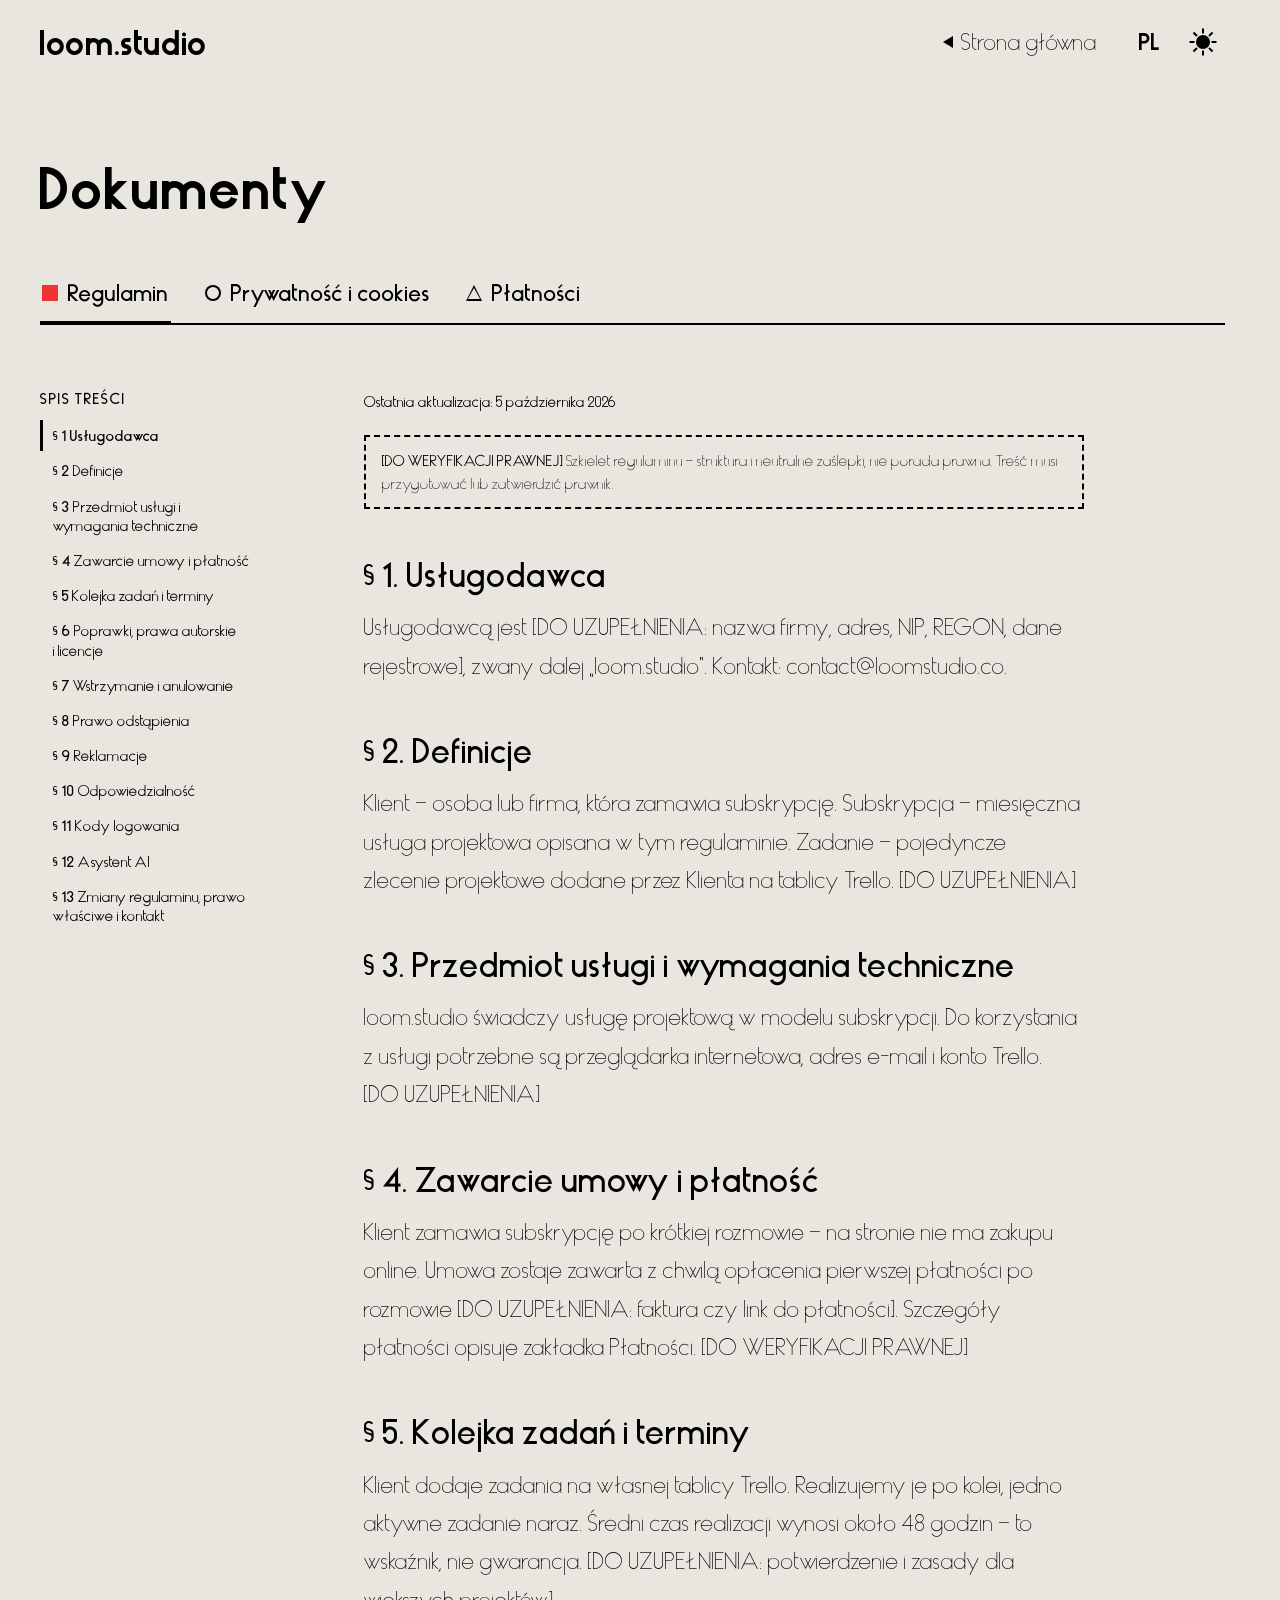
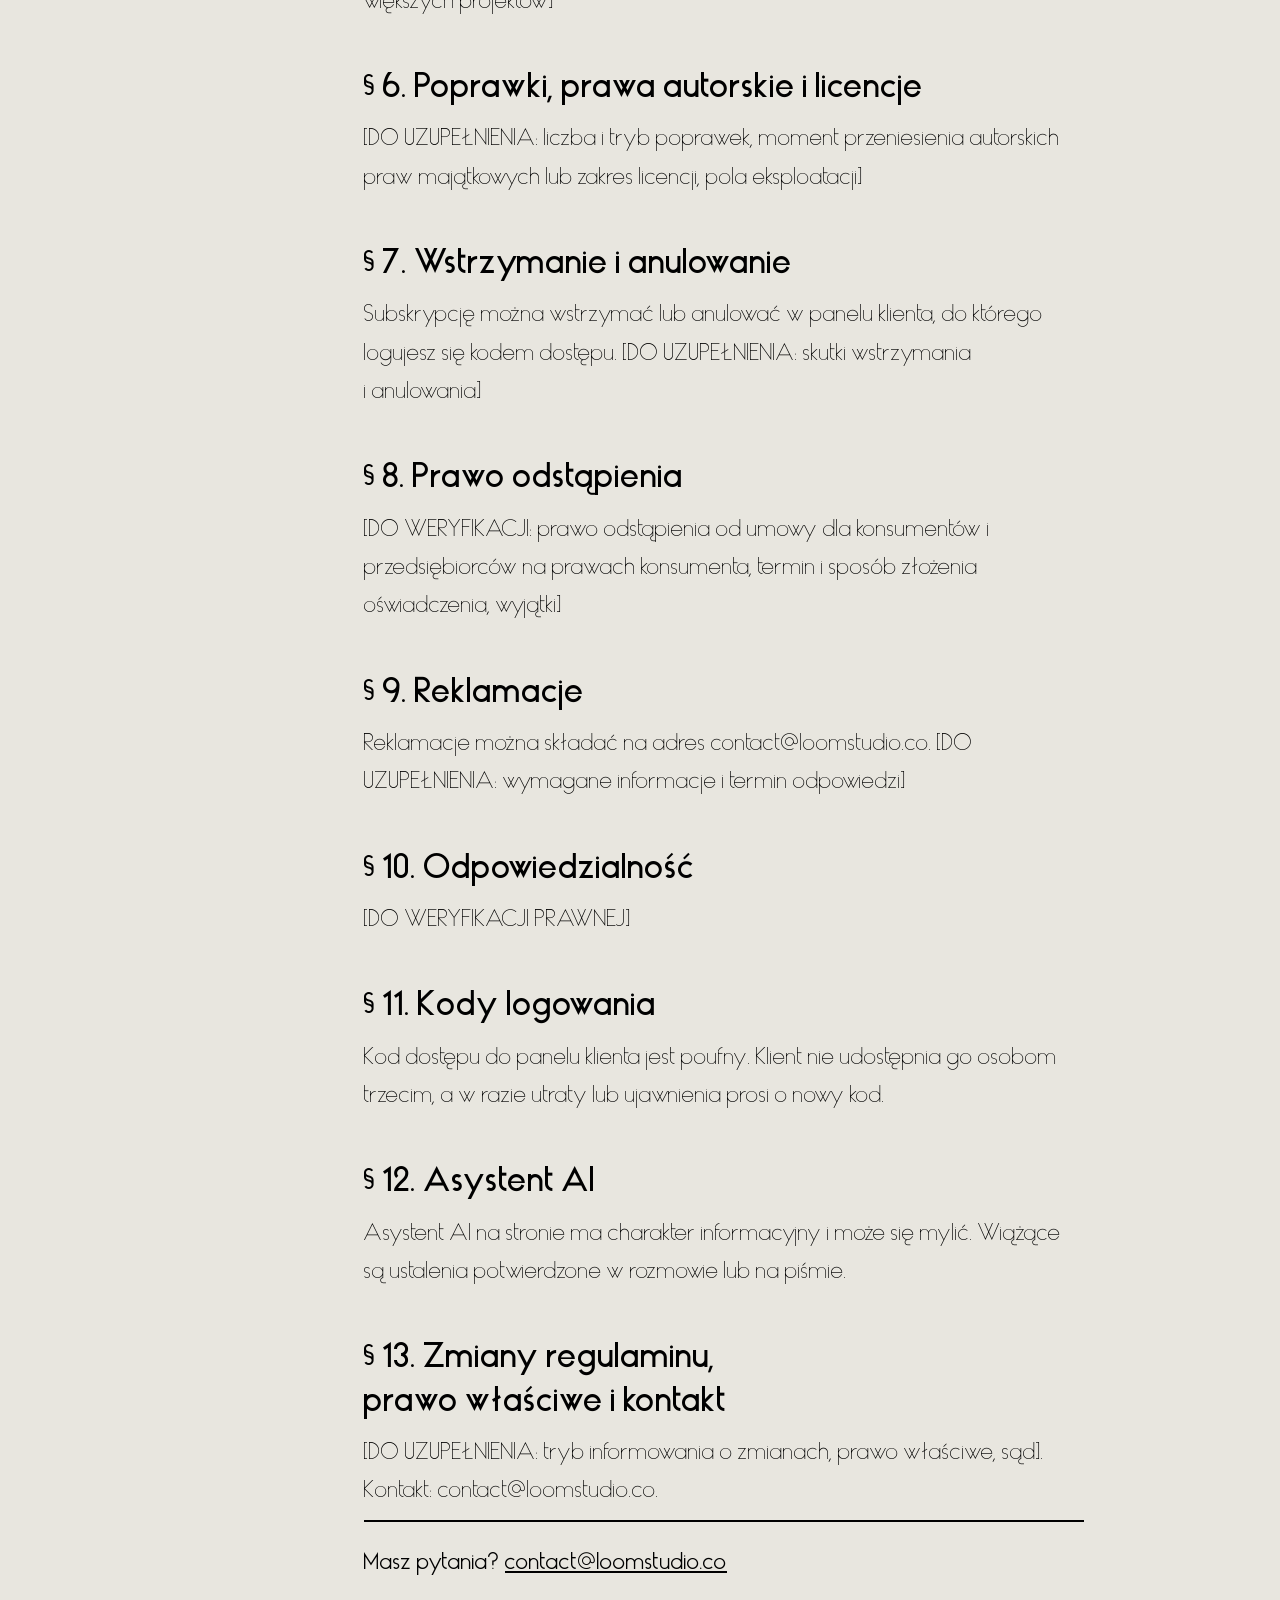
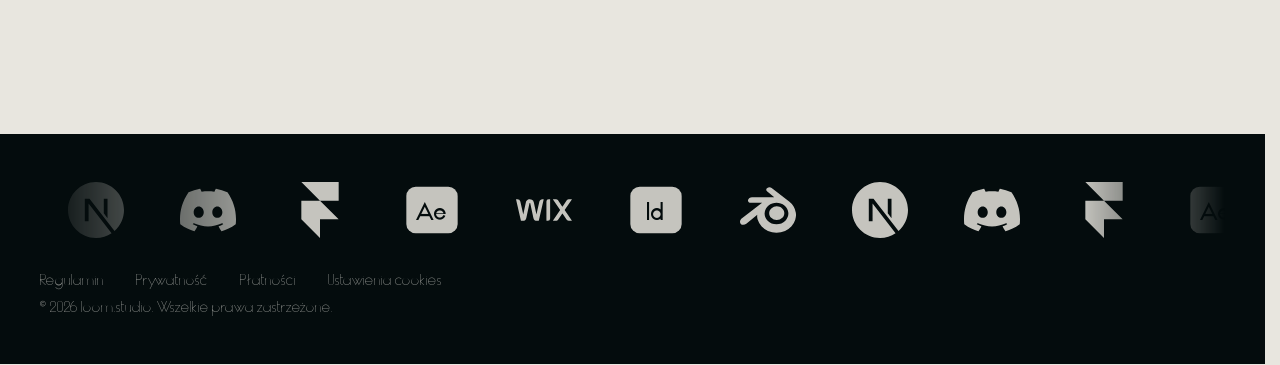
<file: pl/legal/terms/index.html>
<!DOCTYPE html><html lang="pl"><head><meta name="robots" content="noindex, nofollow"><meta charSet="utf-8"/><meta name="viewport" content="width=device-width, initial-scale=1, viewport-fit=cover, interactive-widget=resizes-content"/><link rel="preload" href="/fonts/haus/Haus_Light.woff2" as="font" crossorigin="" type="font/woff2"/><link rel="preload" href="/fonts/haus/Haus_Medium.woff2" as="font" crossorigin="" type="font/woff2"/><link rel="preload" href="/fonts/haus/Haus_Bold.woff2" as="font" crossorigin="" type="font/woff2"/><link rel="stylesheet" href="/_next/static/chunks/0655yzr2jfvpk.css" data-precedence="next"/><link rel="preload" as="script" fetchPriority="low" href="/_next/static/chunks/02wrqhq8fw6g7.js"/><script src="/_next/static/chunks/0mewi1sxq-9ta.js" async=""></script><script src="/_next/static/chunks/2ahlbl_1-z_ax.js" async=""></script><script src="/_next/static/chunks/1o1qnz9ob_0j0.js" async=""></script><script src="/_next/static/chunks/turbopack-165j06luc7miv.js" async=""></script><script src="/_next/static/chunks/3dgt4g434xji7.js" async=""></script><script src="/_next/static/chunks/3tiv-22ceq4hz.js" async=""></script><script src="/_next/static/chunks/31g5e54i882y_.js" async=""></script><script src="/_next/static/chunks/3ohd-735fwgtq.js" async=""></script><script src="/_next/static/chunks/2exl91ejduwth.js" async=""></script><script src="/_next/static/chunks/07lq0lc2z3i77.js" async=""></script><script src="/_next/static/chunks/3xux1x4g3wp32.js" async=""></script><meta name="theme-color" content="#e8e6df" media="(prefers-color-scheme: light)"/><meta name="theme-color" content="#000000" media="(prefers-color-scheme: dark)"/><title>Regulamin — Dokumenty — loom.studio</title><meta name="description" content="Efektywny design dla Twojej firmy. Jedna miesięczna subskrypcja, jedno zadanie naraz, średnio 48 godzin na realizację. Wstrzymaj lub anuluj w dowolnej chwili."/><link rel="canonical" href="https://loomstudio.pl/pl/legal/terms/"/><link rel="alternate" hrefLang="pl" href="https://loomstudio.pl/pl/legal/terms/"/><link rel="alternate" hrefLang="en" href="https://loomstudio.pl/en/legal/terms/"/><link rel="alternate" hrefLang="x-default" href="https://loomstudio.pl/pl/legal/terms/"/><meta name="format-detection" content="telephone=no"/><meta property="og:title" content="Efektywny design dla Twojej firmy"/><meta property="og:description" content="Efektywny design dla Twojej firmy. Jedna miesięczna subskrypcja, jedno zadanie naraz, średnio 48 godzin na realizację. Wstrzymaj lub anuluj w dowolnej chwili."/><meta property="og:site_name" content="loom.studio"/><meta property="og:locale" content="pl_PL"/><meta property="og:image" content="https://loomstudio.pl/pl/opengraph-image?f67e0e8386d25677"/><meta property="og:image:type" content="image/png"/><meta property="og:image:width" content="1200"/><meta property="og:image:height" content="630"/><meta property="og:image:alt" content="loom.studio"/><meta property="og:type" content="website"/><meta name="twitter:card" content="summary_large_image"/><meta name="twitter:title" content="Efektywny design dla Twojej firmy"/><meta name="twitter:description" content="Efektywny design dla Twojej firmy. Jedna miesięczna subskrypcja, jedno zadanie naraz, średnio 48 godzin na realizację. Wstrzymaj lub anuluj w dowolnej chwili."/><meta name="twitter:image" content="https://loomstudio.pl/pl/opengraph-image?f67e0e8386d25677"/><meta name="twitter:image:alt" content="loom.studio"/><meta name="twitter:image:type" content="image/png"/><meta name="twitter:image:width" content="1200"/><meta name="twitter:image:height" content="630"/><link rel="icon" href="/favicon.ico?favicon.432-meud4rpp1.ico" sizes="48x48" type="image/x-icon"/><link rel="icon" href="/icon.svg?icon.14hnupqt1gvew.svg" sizes="any" type="image/svg+xml"/><link rel="apple-touch-icon" href="/apple-icon.png?apple-icon.392iboz6afqmk.png" sizes="180x180" type="image/png"/><script src="/_next/static/chunks/0cz1d0mv5g_q7.js" noModule=""></script><script id="loom-head">(function(){
(function(first){
var d=document.documentElement,t=null;
try{var m=document.cookie.match(/(?:^|; )loom-theme=(light|dark)(?:;|$)/);t=m?m[1]:localStorage.getItem('loom-theme');}catch(e){}
if(t==='light'||t==='dark')d.setAttribute('data-theme',t);else d.removeAttribute('data-theme');
try{if(sessionStorage.getItem('loom:hero-seen'))d.setAttribute('data-hero-seen','');else if(first)sessionStorage.setItem('loom:hero-seen','1');}catch(e){}
d.setAttribute('data-js','');
})(true);
var d=document.documentElement;
if(window.CSS&&CSS.supports&&CSS.supports('scroll-initial-target','nearest'))return;
var done=false;
function start(){var end=document.querySelector('[data-carousel-end]');if(!end)return false;var track=end.parentElement,s=track&&track.querySelector('[data-carousel-start]');if(s){track.scrollLeft=s.offsetLeft;}return true;}
var mo=new MutationObserver(function(){if(!done&&start()){done=true;mo.disconnect();}});
mo.observe(d,{childList:true,subtree:true});
document.addEventListener('DOMContentLoaded',function(){if(!done){start();}mo.disconnect();});
})();</script></head><body><div hidden=""><!--$--><!--/$--></div><svg width="0" height="0" aria-hidden="true" focusable="false" style="position:absolute;overflow:hidden"><symbol id="si-nextjs" viewBox="0 0 24 24"><path d="M18.665 21.978C16.758 23.255 14.465 24 12 24 5.377 24 0 18.623 0 12S5.377 0 12 0s12 5.377 12 12c0 3.583-1.574 6.801-4.067 9.001L9.219 7.2H7.2v9.596h1.615V9.251l9.85 12.727Zm-3.332-8.533 1.6 2.061V7.2h-1.6v6.245Z" fill="currentColor"></path></symbol><symbol id="si-discord" viewBox="0 0 24 24"><path d="M20.317 4.3698a19.7913 19.7913 0 00-4.8851-1.5152.0741.0741 0 00-.0785.0371c-.211.3753-.4447.8648-.6083 1.2495-1.8447-.2762-3.68-.2762-5.4868 0-.1636-.3933-.4058-.8742-.6177-1.2495a.077.077 0 00-.0785-.037 19.7363 19.7363 0 00-4.8852 1.515.0699.0699 0 00-.0321.0277C.5334 9.0458-.319 13.5799.0992 18.0578a.0824.0824 0 00.0312.0561c2.0528 1.5076 4.0413 2.4228 5.9929 3.0294a.0777.0777 0 00.0842-.0276c.4616-.6304.8731-1.2952 1.226-1.9942a.076.076 0 00-.0416-.1057c-.6528-.2476-1.2743-.5495-1.8722-.8923a.077.077 0 01-.0076-.1277c.1258-.0943.2517-.1923.3718-.2914a.0743.0743 0 01.0776-.0105c3.9278 1.7933 8.18 1.7933 12.0614 0a.0739.0739 0 01.0785.0095c.1202.099.246.1981.3728.2924a.077.077 0 01-.0066.1276 12.2986 12.2986 0 01-1.873.8914.0766.0766 0 00-.0407.1067c.3604.698.7719 1.3628 1.225 1.9932a.076.076 0 00.0842.0286c1.961-.6067 3.9495-1.5219 6.0023-3.0294a.077.077 0 00.0313-.0552c.5004-5.177-.8382-9.6739-3.5485-13.6604a.061.061 0 00-.0312-.0286zM8.02 15.3312c-1.1825 0-2.1569-1.0857-2.1569-2.419 0-1.3332.9555-2.4189 2.157-2.4189 1.2108 0 2.1757 1.0952 2.1568 2.419 0 1.3332-.9555 2.4189-2.1569 2.4189zm7.9748 0c-1.1825 0-2.1569-1.0857-2.1569-2.419 0-1.3332.9554-2.4189 2.1569-2.4189 1.2108 0 2.1757 1.0952 2.1568 2.419 0 1.3332-.946 2.4189-2.1568 2.4189Z" fill="currentColor"></path></symbol><symbol id="si-framer" viewBox="0 0 24 24"><path d="M4 0h16v8h-8zM4 8h8l8 8H4zM4 16h8v8z" fill="currentColor"></path></symbol><symbol id="si-wix" viewBox="0 0 24 24"><path d="m0 7.354 2.113 9.292h.801a1.54 1.54 0 0 0 1.506-1.218l1.351-6.34a.171.171 0 0 1 .167-.137c.08 0 .15.058.167.137l1.352 6.34a1.54 1.54 0 0 0 1.506 1.218h.805l2.113-9.292h-.565c-.62 0-1.159.43-1.296 1.035l-1.26 5.545-1.106-5.176a1.76 1.76 0 0 0-2.19-1.324c-.639.176-1.113.716-1.251 1.365l-1.094 5.127-1.26-5.537A1.33 1.33 0 0 0 .563 7.354H0zm13.992 0a.951.951 0 0 0-.951.95v8.342h.635a.952.952 0 0 0 .951-.95V7.353h-.635zm1.778 0 3.158 4.66-3.14 4.632h1.325c.368 0 .712-.181.918-.486l1.756-2.59a.12.12 0 0 1 .197 0l1.754 2.59c.206.305.55.486.918.486h1.326l-3.14-4.632L24 7.354h-1.326c-.368 0-.712.181-.918.486l-1.772 2.617a.12.12 0 0 1-.197 0L18.014 7.84a1.108 1.108 0 0 0-.918-.486H15.77z" fill="currentColor"></path></symbol><symbol id="si-blender" viewBox="0 0 24 24"><path d="M12.51 13.214c.046-.8.438-1.506 1.03-2.006a3.424 3.424 0 0 1 2.212-.79c.85 0 1.631.3 2.211.79.592.5.983 1.206 1.028 2.005.045.823-.285 1.586-.865 2.153a3.389 3.389 0 0 1-2.374.938 3.393 3.393 0 0 1-2.376-.938c-.58-.567-.91-1.33-.865-2.152M7.35 14.831c.006.314.106.922.256 1.398a7.372 7.372 0 0 0 1.593 2.757 8.227 8.227 0 0 0 2.787 2.001 8.947 8.947 0 0 0 3.66.76 8.964 8.964 0 0 0 3.657-.772 8.285 8.285 0 0 0 2.785-2.01 7.428 7.428 0 0 0 1.592-2.762 6.964 6.964 0 0 0 .25-3.074 7.123 7.123 0 0 0-1.016-2.779 7.764 7.764 0 0 0-1.852-2.043h.002L13.566 2.55l-.02-.015c-.492-.378-1.319-.376-1.86.002-.547.382-.609 1.015-.123 1.415l-.001.001 3.126 2.543-9.53.01h-.013c-.788.001-1.545.518-1.695 1.172-.154.665.38 1.217 1.2 1.22V8.9l4.83-.01-8.62 6.617-.034.025c-.813.622-1.075 1.658-.563 2.313.52.667 1.625.668 2.447.004L7.414 14s-.069.52-.063.831zm12.09 1.741c-.97.988-2.326 1.548-3.795 1.55-1.47.004-2.827-.552-3.797-1.538a4.51 4.51 0 0 1-1.036-1.622 4.282 4.282 0 0 1 .282-3.519 4.702 4.702 0 0 1 1.153-1.371c.942-.768 2.141-1.183 3.396-1.185 1.256-.002 2.455.41 3.398 1.175.48.391.87.854 1.152 1.367a4.28 4.28 0 0 1 .522 1.706 4.236 4.236 0 0 1-.239 1.811 4.54 4.54 0 0 1-1.035 1.626" fill="currentColor"></path></symbol><symbol id="si-figma" viewBox="0 0 24 24"><path d="M15.852 8.981h-4.588V0h4.588c2.476 0 4.49 2.014 4.49 4.49s-2.014 4.491-4.49 4.491zM12.735 7.51h3.117c1.665 0 3.019-1.355 3.019-3.019s-1.355-3.019-3.019-3.019h-3.117V7.51zm0 1.471H8.148c-2.476 0-4.49-2.014-4.49-4.49S5.672 0 8.148 0h4.588v8.981zm-4.587-7.51c-1.665 0-3.019 1.355-3.019 3.019s1.354 3.02 3.019 3.02h3.117V1.471H8.148zm4.587 15.019H8.148c-2.476 0-4.49-2.014-4.49-4.49s2.014-4.49 4.49-4.49h4.588v8.98zM8.148 8.981c-1.665 0-3.019 1.355-3.019 3.019s1.355 3.019 3.019 3.019h3.117V8.981H8.148zM8.172 24c-2.489 0-4.515-2.014-4.515-4.49s2.014-4.49 4.49-4.49h4.588v4.441c0 2.503-2.047 4.539-4.563 4.539zm-.024-7.51a3.023 3.023 0 0 0-3.019 3.019c0 1.665 1.365 3.019 3.044 3.019 1.705 0 3.093-1.376 3.093-3.068v-2.97H8.148zm7.704 0h-.098c-2.476 0-4.49-2.014-4.49-4.49s2.014-4.49 4.49-4.49h.098c2.476 0 4.49 2.014 4.49 4.49s-2.014 4.49-4.49 4.49zm-.097-7.509c-1.665 0-3.019 1.355-3.019 3.019s1.355 3.019 3.019 3.019h.098c1.665 0 3.019-1.355 3.019-3.019s-1.355-3.019-3.019-3.019h-.098z" fill="currentColor"></path></symbol><symbol id="si-instagram" viewBox="0 0 24 24"><path d="M7.0301.084c-1.2768.0602-2.1487.264-2.911.5634-.7888.3075-1.4575.72-2.1228 1.3877-.6652.6677-1.075 1.3368-1.3802 2.127-.2954.7638-.4956 1.6365-.552 2.914-.0564 1.2775-.0689 1.6882-.0626 4.947.0062 3.2586.0206 3.6671.0825 4.9473.061 1.2765.264 2.1482.5635 2.9107.308.7889.72 1.4573 1.388 2.1228.6679.6655 1.3365 1.0743 2.1285 1.38.7632.295 1.6361.4961 2.9134.552 1.2773.056 1.6884.069 4.9462.0627 3.2578-.0062 3.668-.0207 4.9478-.0814 1.28-.0607 2.147-.2652 2.9098-.5633.7889-.3086 1.4578-.72 2.1228-1.3881.665-.6682 1.0745-1.3378 1.3795-2.1284.2957-.7632.4966-1.636.552-2.9124.056-1.2809.0692-1.6898.063-4.948-.0063-3.2583-.021-3.6668-.0817-4.9465-.0607-1.2797-.264-2.1487-.5633-2.9117-.3084-.7889-.72-1.4568-1.3876-2.1228C21.2982 1.33 20.628.9208 19.8378.6165 19.074.321 18.2017.1197 16.9244.0645 15.6471.0093 15.236-.005 11.977.0014 8.718.0076 8.31.0215 7.0301.0839m.1402 21.6932c-1.17-.0509-1.8053-.2453-2.2287-.408-.5606-.216-.96-.4771-1.3819-.895-.422-.4178-.6811-.8186-.9-1.378-.1644-.4234-.3624-1.058-.4171-2.228-.0595-1.2645-.072-1.6442-.079-4.848-.007-3.2037.0053-3.583.0607-4.848.05-1.169.2456-1.805.408-2.2282.216-.5613.4762-.96.895-1.3816.4188-.4217.8184-.6814 1.3783-.9003.423-.1651 1.0575-.3614 2.227-.4171 1.2655-.06 1.6447-.072 4.848-.079 3.2033-.007 3.5835.005 4.8495.0608 1.169.0508 1.8053.2445 2.228.408.5608.216.96.4754 1.3816.895.4217.4194.6816.8176.9005 1.3787.1653.4217.3617 1.056.4169 2.2263.0602 1.2655.0739 1.645.0796 4.848.0058 3.203-.0055 3.5834-.061 4.848-.051 1.17-.245 1.8055-.408 2.2294-.216.5604-.4763.96-.8954 1.3814-.419.4215-.8181.6811-1.3783.9-.4224.1649-1.0577.3617-2.2262.4174-1.2656.0595-1.6448.072-4.8493.079-3.2045.007-3.5825-.006-4.848-.0608M16.953 5.5864A1.44 1.44 0 1 0 18.39 4.144a1.44 1.44 0 0 0-1.437 1.4424M5.8385 12.012c.0067 3.4032 2.7706 6.1557 6.173 6.1493 3.4026-.0065 6.157-2.7701 6.1506-6.1733-.0065-3.4032-2.771-6.1565-6.174-6.1498-3.403.0067-6.156 2.771-6.1496 6.1738M8 12.0077a4 4 0 1 1 4.008 3.9921A3.9996 3.9996 0 0 1 8 12.0077" fill="currentColor"></path></symbol><symbol id="si-facebook" viewBox="0 0 24 24"><path d="M9.101 23.691v-7.98H6.627v-3.667h2.474v-1.58c0-4.085 1.848-5.978 5.858-5.978.401 0 .955.042 1.468.103a8.68 8.68 0 0 1 1.141.195v3.325a8.623 8.623 0 0 0-.653-.036 26.805 26.805 0 0 0-.733-.009c-.707 0-1.259.096-1.675.309a1.686 1.686 0 0 0-.679.622c-.258.42-.374.995-.374 1.752v1.297h3.919l-.386 2.103-.287 1.564h-3.246v8.245C19.396 23.238 24 18.179 24 12.044c0-6.627-5.373-12-12-12s-12 5.373-12 12c0 5.628 3.874 10.35 9.101 11.647Z" fill="currentColor"></path></symbol><symbol id="si-github" viewBox="0 0 24 24"><path d="M12 .297c-6.63 0-12 5.373-12 12 0 5.303 3.438 9.8 8.205 11.385.6.113.82-.258.82-.577 0-.285-.01-1.04-.015-2.04-3.338.724-4.042-1.61-4.042-1.61C4.422 18.07 3.633 17.7 3.633 17.7c-1.087-.744.084-.729.084-.729 1.205.084 1.838 1.236 1.838 1.236 1.07 1.835 2.809 1.305 3.495.998.108-.776.417-1.305.76-1.605-2.665-.3-5.466-1.332-5.466-5.93 0-1.31.465-2.38 1.235-3.22-.135-.303-.54-1.523.105-3.176 0 0 1.005-.322 3.3 1.23.96-.267 1.98-.399 3-.405 1.02.006 2.04.138 3 .405 2.28-1.552 3.285-1.23 3.285-1.23.645 1.653.24 2.873.12 3.176.765.84 1.23 1.91 1.23 3.22 0 4.61-2.805 5.625-5.475 5.92.42.36.81 1.096.81 2.22 0 1.606-.015 2.896-.015 3.286 0 .315.21.69.825.57C20.565 22.092 24 17.592 24 12.297c0-6.627-5.373-12-12-12" fill="currentColor"></path></symbol><symbol id="si-x" viewBox="0 0 24 24"><path d="M14.234 10.162 22.977 0h-2.072l-7.591 8.824L7.251 0H.258l9.168 13.343L.258 24H2.33l8.016-9.318L16.749 24h6.993zm-2.837 3.299-.929-1.329L3.076 1.56h3.182l5.965 8.532.929 1.329 7.754 11.09h-3.182z" fill="currentColor"></path></symbol><symbol id="si-behance" viewBox="0 0 24 24"><path d="M16.969 16.927a2.561 2.561 0 0 0 1.901.677 2.501 2.501 0 0 0 1.531-.475c.362-.235.636-.584.779-.99h2.585a5.091 5.091 0 0 1-1.9 2.896 5.292 5.292 0 0 1-3.091.88 5.839 5.839 0 0 1-2.284-.433 4.871 4.871 0 0 1-1.723-1.211 5.657 5.657 0 0 1-1.08-1.874 7.057 7.057 0 0 1-.383-2.393c-.005-.8.129-1.595.396-2.349a5.313 5.313 0 0 1 5.088-3.604 4.87 4.87 0 0 1 2.376.563c.661.362 1.231.87 1.668 1.485a6.2 6.2 0 0 1 .943 2.133c.194.821.263 1.666.205 2.508h-7.699c-.063.79.184 1.574.688 2.187ZM6.947 4.084a8.065 8.065 0 0 1 1.928.198 4.29 4.29 0 0 1 1.49.638c.418.303.748.711.958 1.182.241.579.357 1.203.341 1.83a3.506 3.506 0 0 1-.506 1.961 3.726 3.726 0 0 1-1.503 1.287 3.588 3.588 0 0 1 2.027 1.437c.464.747.697 1.615.67 2.494a4.593 4.593 0 0 1-.423 2.032 3.945 3.945 0 0 1-1.163 1.413 5.114 5.114 0 0 1-1.683.807 7.135 7.135 0 0 1-1.928.259H0V4.084h6.947Zm-.235 12.9c.308.004.616-.029.916-.099a2.18 2.18 0 0 0 .766-.332c.228-.158.411-.371.534-.619.142-.317.208-.663.191-1.009a2.08 2.08 0 0 0-.642-1.715 2.618 2.618 0 0 0-1.696-.505h-3.54v4.279h3.471Zm13.635-5.967a2.13 2.13 0 0 0-1.654-.619 2.336 2.336 0 0 0-1.163.259 2.474 2.474 0 0 0-.738.62 2.359 2.359 0 0 0-.396.792c-.074.239-.12.485-.137.734h4.769a3.239 3.239 0 0 0-.679-1.785l-.002-.001Zm-13.813-.648a2.254 2.254 0 0 0 1.423-.433c.399-.355.607-.88.56-1.413a1.916 1.916 0 0 0-.178-.891 1.298 1.298 0 0 0-.495-.533 1.851 1.851 0 0 0-.711-.274 3.966 3.966 0 0 0-.835-.073H3.241v3.631h3.293v-.014ZM21.62 5.122h-5.976v1.527h5.976V5.122Z" fill="currentColor"></path></symbol><symbol id="si-dribbble" viewBox="0 0 24 24"><path d="M12 24C5.385 24 0 18.615 0 12S5.385 0 12 0s12 5.385 12 12-5.385 12-12 12zm10.12-10.358c-.35-.11-3.17-.953-6.384-.438 1.34 3.684 1.887 6.684 1.992 7.308 2.3-1.555 3.936-4.02 4.395-6.87zm-6.115 7.808c-.153-.9-.75-4.032-2.19-7.77l-.066.02c-5.79 2.015-7.86 6.025-8.04 6.4 1.73 1.358 3.92 2.166 6.29 2.166 1.42 0 2.77-.29 4-.814zm-11.62-2.58c.232-.4 3.045-5.055 8.332-6.765.135-.045.27-.084.405-.12-.26-.585-.54-1.167-.832-1.74C7.17 11.775 2.206 11.71 1.756 11.7l-.004.312c0 2.633.998 5.037 2.634 6.855zm-2.42-8.955c.46.008 4.683.026 9.477-1.248-1.698-3.018-3.53-5.558-3.8-5.928-2.868 1.35-5.01 3.99-5.676 7.17zM9.6 2.052c.282.38 2.145 2.914 3.822 6 3.645-1.365 5.19-3.44 5.373-3.702-1.81-1.61-4.19-2.586-6.795-2.586-.825 0-1.63.1-2.4.285zm10.335 3.483c-.218.29-1.935 2.493-5.724 4.04.24.49.47.985.68 1.486.08.18.15.36.22.53 3.41-.43 6.8.26 7.14.33-.02-2.42-.88-4.64-2.31-6.38z" fill="currentColor"></path></symbol><symbol id="si-linktree" viewBox="0 0 24 24"><path d="m13.73635 5.85251 4.00467-4.11665 2.3248 2.3808-4.20064 4.00466h5.9085v3.30473h-5.9365l4.22865 4.10766-2.3248 2.3338L12.0005 12.099l-5.74052 5.76852-2.3248-2.3248 4.22864-4.10766h-5.9375V8.12132h5.9085L3.93417 4.11666l2.3248-2.3808 4.00468 4.11665V0h3.4727zm-3.4727 10.30614h3.4727V24h-3.4727z" fill="currentColor"></path></symbol><symbol id="si-trello" viewBox="0 0 24 24"><path d="M21.147 0H2.853A2.86 2.86 0 000 2.853v18.294A2.86 2.86 0 002.853 24h18.294A2.86 2.86 0 0024 21.147V2.853A2.86 2.86 0 0021.147 0zM10.34 17.287a.953.953 0 01-.953.953h-4a.954.954 0 01-.954-.953V5.38a.953.953 0 01.954-.953h4a.954.954 0 01.953.953zm9.233-5.467a.944.944 0 01-.953.947h-4a.947.947 0 01-.953-.947V5.38a.953.953 0 01.953-.953h4a.954.954 0 01.953.953z" fill="currentColor"></path></symbol></svg><a href="#main" class="skip-link">Przejdź do treści</a><div id="popup-slot"></div><header class="legal-head wrap"><a class="logo legal-head__logo" href="/pl/">loom.studio</a><div class="legal-head__end"><a class="legal-head__home back-link" href="/pl/"><svg class="tri tri--left " width="10" height="12" viewBox="0 0 10 12" aria-hidden="true" focusable="false" style="rotate:180deg"><path d="M0 0 10 6 0 12Z" fill="currentColor"></path></svg>Strona główna</a><div class="lang lang--end " data-state="closed"><button type="button" class="lang__toggle" aria-expanded="false" aria-controls="lang-R2jiucivb" aria-label="Język: Polski. Zmień język"><span class="lang__line"><span class="lang__txt ">PL</span></span></button><ul id="lang-R2jiucivb" class="lang__list" hidden="" role="list"><li style="--i:0"><a class="lang__opt" href="/en/legal/terms/" lang="en" hrefLang="en" aria-label="English"><span class="lang__line"><span class="lang__txt">ENG</span><span class="lang__txt lang__txt--copy" aria-hidden="true">ENG</span></span></a></li></ul></div><button type="button" aria-label="Włącz tryb ciemny" title="Włącz tryb ciemny" class="theme-toggle theme-toggle--ink" data-state="unknown"><svg class="theme-toggle__icon" viewBox="0 0 30 30" width="30" height="30" aria-hidden="true" focusable="false"><mask id="theme-moon-legal" maskUnits="userSpaceOnUse" x="0" y="0" width="30" height="30"><rect width="30" height="30" fill="#fff"></rect><circle class="theme-toggle__bite" cx="21" cy="11" r="9" fill="#000"></circle></mask><g transform="rotate(0 15 15)"><rect class="theme-toggle__ray" x="14" y="1.5" width="2" height="5" style="--i:0"></rect></g><g transform="rotate(45 15 15)"><rect class="theme-toggle__ray" x="14" y="1.5" width="2" height="5" style="--i:1"></rect></g><g transform="rotate(90 15 15)"><rect class="theme-toggle__ray" x="14" y="1.5" width="2" height="5" style="--i:2"></rect></g><g transform="rotate(135 15 15)"><rect class="theme-toggle__ray" x="14" y="1.5" width="2" height="5" style="--i:3"></rect></g><g transform="rotate(180 15 15)"><rect class="theme-toggle__ray" x="14" y="1.5" width="2" height="5" style="--i:4"></rect></g><g transform="rotate(225 15 15)"><rect class="theme-toggle__ray" x="14" y="1.5" width="2" height="5" style="--i:5"></rect></g><g transform="rotate(270 15 15)"><rect class="theme-toggle__ray" x="14" y="1.5" width="2" height="5" style="--i:6"></rect></g><g transform="rotate(315 15 15)"><rect class="theme-toggle__ray" x="14" y="1.5" width="2" height="5" style="--i:7"></rect></g><circle class="theme-toggle__disc" cx="15" cy="15" r="11" mask="url(#theme-moon-legal)"></circle></svg></button></div></header><main id="main" tabindex="-1" class="legal wrap"><h1 class="legal__title">Dokumenty</h1><nav class="legal__tabs" aria-label="Dokumenty"><div class="legal__tabs-row"><ul role="list"><li><a class="legal__tab" data-shape="square" aria-current="page" href="/pl/legal/terms/"><span class="legal__tab-shape" aria-hidden="true"></span>Regulamin</a></li><li><a class="legal__tab" data-shape="circle" href="/pl/legal/privacy/"><span class="legal__tab-shape" aria-hidden="true"></span>Prywatność i cookies</a></li><li><a class="legal__tab" data-shape="triangle" href="/pl/legal/payments/"><span class="legal__tab-shape" aria-hidden="true"></span>Płatności</a></li></ul><span class="legal__tab-line" aria-hidden="true"></span></div></nav><div class="legal__layout"><article class="legal__body"><p class="legal__updated">Ostatnia aktualizacja: 5 października 2026</p><blockquote>
<p><strong>[DO WERYFIKACJI PRAWNEJ]</strong> Szkielet regulaminu — struktura i neutralne zaślepki, nie porada prawna. Treść musi przygotować lub zatwierdzić prawnik.</p>
</blockquote>
<h2 id="uslugodawca">Usługodawca</h2>
<p>Usługodawcą jest [DO UZUPEŁNIENIA: nazwa firmy, adres, NIP, REGON, dane rejestrowe], zwany dalej „loom.studio”. Kontakt: contact@loomstudio.co.</p>
<h2 id="definicje">Definicje</h2>
<p>Klient — osoba lub firma, która zamawia subskrypcję. Subskrypcja — miesięczna usługa projektowa opisana w tym regulaminie. Zadanie — pojedyncze zlecenie projektowe dodane przez Klienta na tablicy Trello. [DO UZUPEŁNIENIA]</p>
<h2 id="przedmiot-uslugi-i-wymagania-techniczne">Przedmiot usługi i wymagania techniczne</h2>
<p>loom.studio świadczy usługę projektową w modelu subskrypcji. Do korzystania z usługi potrzebne są przeglądarka internetowa, adres e-mail i konto Trello. [DO UZUPEŁNIENIA]</p>
<h2 id="zawarcie-umowy-i-platnosc">Zawarcie umowy i płatność</h2>
<p>Klient zamawia subskrypcję po krótkiej rozmowie — na stronie nie ma zakupu online. Umowa zostaje zawarta z chwilą opłacenia pierwszej płatności po rozmowie [DO UZUPEŁNIENIA: faktura czy link do płatności]. Szczegóły płatności opisuje zakładka Płatności. [DO WERYFIKACJI PRAWNEJ]</p>
<h2 id="kolejka-zadan-i-terminy">Kolejka zadań i terminy</h2>
<p>Klient dodaje zadania na własnej tablicy Trello. Realizujemy je po kolei, jedno aktywne zadanie naraz. Średni czas realizacji wynosi około 48 godzin — to wskaźnik, nie gwarancja. [DO UZUPEŁNIENIA: potwierdzenie i zasady dla większych projektów]</p>
<h2 id="poprawki-prawa-autorskie-i-licencje">Poprawki, prawa autorskie i licencje</h2>
<p>[DO UZUPEŁNIENIA: liczba i tryb poprawek, moment przeniesienia autorskich praw majątkowych lub zakres licencji, pola eksploatacji]</p>
<h2 id="wstrzymanie-i-anulowanie">Wstrzymanie i anulowanie</h2>
<p>Subskrypcję można wstrzymać lub anulować w panelu klienta, do którego logujesz się kodem dostępu. [DO UZUPEŁNIENIA: skutki wstrzymania i anulowania]</p>
<h2 id="prawo-odstapienia">Prawo odstąpienia</h2>
<p>[DO WERYFIKACJI: prawo odstąpienia od umowy dla konsumentów i przedsiębiorców na prawach konsumenta, termin i sposób złożenia oświadczenia, wyjątki]</p>
<h2 id="reklamacje">Reklamacje</h2>
<p>Reklamacje można składać na adres contact@loomstudio.co. [DO UZUPEŁNIENIA: wymagane informacje i termin odpowiedzi]</p>
<h2 id="odpowiedzialnosc">Odpowiedzialność</h2>
<p>[DO WERYFIKACJI PRAWNEJ]</p>
<h2 id="kody-logowania">Kody logowania</h2>
<p>Kod dostępu do panelu klienta jest poufny. Klient nie udostępnia go osobom trzecim, a w razie utraty lub ujawnienia prosi o nowy kod.</p>
<h2 id="asystent-ai">Asystent AI</h2>
<p>Asystent AI na stronie ma charakter informacyjny i może się mylić. Wiążące są ustalenia potwierdzone w rozmowie lub na piśmie.</p>
<h2 id="zmiany-regulaminu-prawo-wlasciwe-i-kontakt">Zmiany regulaminu, prawo właściwe i kontakt</h2>
<p>[DO UZUPEŁNIENIA: tryb informowania o zmianach, prawo właściwe, sąd]. Kontakt: contact@loomstudio.co.</p><p class="legal__questions">Masz pytania?<!-- --> <a href="mailto:contact@loomstudio.co">contact@loomstudio.co</a></p></article></div><!--$--><!--/$--></main><div class="contact__block contact__block--footer"><footer class="footer"><nav class="footer__legal" aria-label="Dokumenty"><a href="/pl/legal/terms/">Regulamin</a><a href="/pl/legal/privacy/">Prywatność</a><a href="/pl/legal/payments/">Płatności</a><button type="button" class="footer__link">Ustawienia cookies</button><p class="footer__rights">© 2026 loom.studio. Wszelkie prawa zastrzeżone.</p></nav><div class="marquee marquee--light footer__marquee" data-watch="true"><div class="marquee__viewport"><ul class="marquee__track" aria-label="Narzędzia, z których korzystamy"><li class="marquee__item"><svg viewBox="0 0 24 24" width="56" height="56" focusable="false" aria-hidden="true"><use href="#si-nextjs"></use></svg><span class="sr-only">Next.js</span></li><li class="marquee__item"><svg viewBox="0 0 24 24" width="56" height="56" focusable="false" aria-hidden="true"><use href="#si-discord"></use></svg><span class="sr-only">Discord</span></li><li class="marquee__item"><svg viewBox="0 0 24 24" width="56" height="56" focusable="false" aria-hidden="true"><use href="#si-framer"></use></svg><span class="sr-only">Framer</span></li><li class="marquee__item"><svg viewBox="0 0 24 24" width="56" height="56" focusable="false" aria-hidden="true"><rect x="1" y="2" width="22" height="20" rx="4" fill="currentColor"></rect><text x="12" y="16.2" text-anchor="middle" font-size="10.5" font-weight="500" fill="var(--icon-knockout, #000)" style="font-family:var(--font-sans)">Ae</text></svg><span class="sr-only">After Effects</span></li><li class="marquee__item"><svg viewBox="0 0 24 24" width="56" height="56" focusable="false" aria-hidden="true"><use href="#si-wix"></use></svg><span class="sr-only">Wix</span></li><li class="marquee__item"><svg viewBox="0 0 24 24" width="56" height="56" focusable="false" aria-hidden="true"><rect x="1" y="2" width="22" height="20" rx="4" fill="currentColor"></rect><text x="12" y="16.2" text-anchor="middle" font-size="10.5" font-weight="500" fill="var(--icon-knockout, #000)" style="font-family:var(--font-sans)">Id</text></svg><span class="sr-only">InDesign</span></li><li class="marquee__item"><svg viewBox="0 0 24 24" width="56" height="56" focusable="false" aria-hidden="true"><use href="#si-blender"></use></svg><span class="sr-only">Blender</span></li><li class="marquee__item" aria-hidden="true"><svg viewBox="0 0 24 24" width="56" height="56" focusable="false" aria-hidden="true"><use href="#si-nextjs"></use></svg><span class="sr-only">Next.js</span></li><li class="marquee__item" aria-hidden="true"><svg viewBox="0 0 24 24" width="56" height="56" focusable="false" aria-hidden="true"><use href="#si-discord"></use></svg><span class="sr-only">Discord</span></li><li class="marquee__item" aria-hidden="true"><svg viewBox="0 0 24 24" width="56" height="56" focusable="false" aria-hidden="true"><use href="#si-framer"></use></svg><span class="sr-only">Framer</span></li><li class="marquee__item" aria-hidden="true"><svg viewBox="0 0 24 24" width="56" height="56" focusable="false" aria-hidden="true"><rect x="1" y="2" width="22" height="20" rx="4" fill="currentColor"></rect><text x="12" y="16.2" text-anchor="middle" font-size="10.5" font-weight="500" fill="var(--icon-knockout, #000)" style="font-family:var(--font-sans)">Ae</text></svg><span class="sr-only">After Effects</span></li><li class="marquee__item" aria-hidden="true"><svg viewBox="0 0 24 24" width="56" height="56" focusable="false" aria-hidden="true"><use href="#si-wix"></use></svg><span class="sr-only">Wix</span></li><li class="marquee__item" aria-hidden="true"><svg viewBox="0 0 24 24" width="56" height="56" focusable="false" aria-hidden="true"><rect x="1" y="2" width="22" height="20" rx="4" fill="currentColor"></rect><text x="12" y="16.2" text-anchor="middle" font-size="10.5" font-weight="500" fill="var(--icon-knockout, #000)" style="font-family:var(--font-sans)">Id</text></svg><span class="sr-only">InDesign</span></li><li class="marquee__item" aria-hidden="true"><svg viewBox="0 0 24 24" width="56" height="56" focusable="false" aria-hidden="true"><use href="#si-blender"></use></svg><span class="sr-only">Blender</span></li></ul></div></div></footer></div><div class="toast-region" role="status" aria-live="polite"></div><!--$!--><template data-dgst="BAILOUT_TO_CLIENT_SIDE_RENDERING"></template><!--/$--><!--$!--><template data-dgst="BAILOUT_TO_CLIENT_SIDE_RENDERING"></template><!--/$--><script src="/_next/static/chunks/02wrqhq8fw6g7.js" id="_R_" async=""></script><script>(self.__next_f=self.__next_f||[]).push([0])</script><script>self.__next_f.push([1,"1:\"$Sreact.fragment\"\n2:I[77680,[\"/_next/static/chunks/3dgt4g434xji7.js\"],\"default\"]\n3:I[36246,[\"/_next/static/chunks/3dgt4g434xji7.js\"],\"default\"]\n4:I[31578,[\"/_next/static/chunks/3dgt4g434xji7.js\",\"/_next/static/chunks/3tiv-22ceq4hz.js\"],\"\"]\n8:I[96523,[\"/_next/static/chunks/3dgt4g434xji7.js\"],\"OutletBoundary\"]\n9:\"$Sreact.suspense\"\nc:I[96523,[\"/_next/static/chunks/3dgt4g434xji7.js\"],\"ViewportBoundary\"]\ne:I[96523,[\"/_next/static/chunks/3dgt4g434xji7.js\"],\"MetadataBoundary\"]\n10:I[21759,[\"/_next/static/chunks/3dgt4g434xji7.js\"],\"default\",1]\n:HL[\"/_next/static/chunks/0655yzr2jfvpk.css\",\"style\"]\nb:X\n"])</script><script>self.__next_f.push([1,"0:{\"P\":null,\"c\":[\"\",\"pl\",\"legal\",\"terms\",\"\"],\"q\":\"\",\"i\":false,\"f\":[[[\"\",{\"children\":[[\"locale\",\"pl\",\"d\",[]],{\"children\":[\"legal\",{\"children\":[[\"doc\",\"terms\",\"d\",[]],{\"children\":[\"__PAGE__\",{},\"$undefined\",\"$undefined\",4608]},\"$undefined\",\"$undefined\",4608]},\"$undefined\",\"$undefined\",4608]},\"$undefined\",\"$undefined\",4608]},\"$undefined\",\"$undefined\",4624],[[\"$\",\"$1\",\"c\",{\"children\":[[[\"$\",\"link\",\"0\",{\"rel\":\"stylesheet\",\"href\":\"/_next/static/chunks/0655yzr2jfvpk.css\",\"precedence\":\"next\",\"crossOrigin\":\"$undefined\",\"nonce\":\"$undefined\"}],[\"$\",\"script\",\"script-0\",{\"src\":\"/_next/static/chunks/3dgt4g434xji7.js\",\"async\":true,\"nonce\":\"$undefined\"}]],[\"$\",\"$L2\",null,{\"parallelRouterKey\":\"children\",\"error\":\"$undefined\",\"errorStyles\":\"$undefined\",\"errorScripts\":\"$undefined\",\"template\":[\"$\",\"$L3\",null,{}],\"templateStyles\":\"$undefined\",\"templateScripts\":\"$undefined\",\"notFound\":[[\"$\",\"html\",null,{\"lang\":\"pl\",\"children\":[\"$\",\"body\",null,{\"className\":\"grid min-h-svh place-items-center bg-paper p-6 text-ink\",\"children\":[\"$\",\"main\",null,{\"className\":\"text-center\",\"children\":[[\"$\",\"h1\",null,{\"className\":\"text-d font-bold\",\"children\":\"404\"}],[\"$\",\"p\",null,{\"className\":\"mt-4\",\"children\":[\"$\",\"$L4\",null,{\"className\":\"underline\",\"href\":\"/pl\",\"children\":\"loom.studio\"}]}]]}]}]}],[]],\"forbidden\":\"$undefined\",\"unauthorized\":\"$undefined\"}]]}],{\"children\":[[\"$\",\"$1\",\"c\",{\"children\":[[[\"$\",\"script\",\"script-0\",{\"src\":\"/_next/static/chunks/31g5e54i882y_.js\",\"async\":true,\"nonce\":\"$undefined\"}],[\"$\",\"script\",\"script-1\",{\"src\":\"/_next/static/chunks/3ohd-735fwgtq.js\",\"async\":true,\"nonce\":\"$undefined\"}]],\"$L5\"]}],{\"children\":[[\"$\",\"$1\",\"c\",{\"children\":[[[\"$\",\"script\",\"script-0\",{\"src\":\"/_next/static/chunks/2exl91ejduwth.js\",\"async\":true,\"nonce\":\"$undefined\"}]],\"$L6\"]}],{\"children\":[[\"$\",\"$1\",\"c\",{\"children\":[null,[\"$\",\"$L2\",null,{\"parallelRouterKey\":\"children\",\"error\":\"$undefined\",\"errorStyles\":\"$undefined\",\"errorScripts\":\"$undefined\",\"template\":[\"$\",\"$L3\",null,{}],\"templateStyles\":\"$undefined\",\"templateScripts\":\"$undefined\",\"notFound\":\"$undefined\",\"forbidden\":\"$undefined\",\"unauthorized\":\"$undefined\"}]]}],{\"children\":[[\"$\",\"$1\",\"c\",{\"children\":[\"$L7\",[[\"$\",\"script\",\"script-0\",{\"src\":\"/_next/static/chunks/07lq0lc2z3i77.js\",\"async\":true,\"nonce\":\"$undefined\"}]],[\"$\",\"$L8\",null,{\"children\":[\"$\",\"$9\",null,{\"name\":\"Next.MetadataOutlet\",\"children\":\"$@a\"}]}]]}],{},null,false,null]},null,false,\"$b\"]},null,false,null]},null,false,null]},null,false,null],[\"$\",\"$1\",\"h\",{\"children\":[null,[\"$\",\"$Lc\",null,{\"children\":\"$Ld\"}],[\"$\",\"div\",null,{\"hidden\":true,\"children\":[\"$\",\"$Le\",null,{\"children\":[\"$\",\"$9\",null,{\"name\":\"Next.Metadata\",\"children\":\"$Lf\"}]}]}],null]}],false]],\"m\":\"$undefined\",\"G\":[\"$10\",[[\"$\",\"link\",\"0\",{\"rel\":\"stylesheet\",\"href\":\"/_next/static/chunks/0655yzr2jfvpk.css\",\"precedence\":\"next\",\"crossOrigin\":\"$undefined\",\"nonce\":\"$undefined\"}]]],\"S\":true,\"h\":null,\"r\":\"$undefined\",\"s\":\"$undefined\",\"a\":\"$undefined\",\"l\":\"$undefined\",\"p\":\"$undefined\",\"d\":\"$undefined\",\"b\":\"tbqbq8HhdMSoiu3qPIg6D\"}\n"])</script><script>self.__next_f.push([1,":HL[\"/fonts/haus/Haus_Light.woff2\",\"font\",{\"crossOrigin\":\"\",\"type\":\"font/woff2\"}]\n:HL[\"/fonts/haus/Haus_Medium.woff2\",\"font\",{\"crossOrigin\":\"\",\"type\":\"font/woff2\"}]\n:HL[\"/fonts/haus/Haus_Bold.woff2\",\"font\",{\"crossOrigin\":\"\",\"type\":\"font/woff2\"}]\nb:C\n"])</script><script>self.__next_f.push([1,"11:I[98554,[\"/_next/static/chunks/3dgt4g434xji7.js\",\"/_next/static/chunks/31g5e54i882y_.js\",\"/_next/static/chunks/3ohd-735fwgtq.js\"],\"HeadScript\"]\n13:I[11097,[\"/_next/static/chunks/3dgt4g434xji7.js\",\"/_next/static/chunks/31g5e54i882y_.js\",\"/_next/static/chunks/3ohd-735fwgtq.js\"],\"RootAttributes\"]\n12:T43b,(function(){\n(function(first){\nvar d=document.documentElement,t=null;\ntry{var m=document.cookie.match(/(?:^|; )loom-theme=(light|dark)(?:;|$)/);t=m?m[1]:localStorage.getItem('loom-theme');}catch(e){}\nif(t==='light'||t==='dark')d.setAttribute('data-theme',t);else d.removeAttribute('data-theme');\ntry{if(sessionStorage.getItem('loom:hero-seen'))d.setAttribute('data-hero-seen','');else if(first)sessionStorage.setItem('loom:hero-seen','1');}catch(e){}\nd.setAttribute('data-js','');\n})(true);\nvar d=document.documentElement;\nif(window.CSS\u0026\u0026CSS.supports\u0026\u0026CSS.supports('scroll-initial-target','nearest'))return;\nvar done=false;\nfunction start(){var end=document.querySelector('[data-carousel-end]');if(!end)return false;var track=end.parentElement,s=track\u0026\u0026track.querySelector('[data-carousel-start]');if(s){track.scrollLeft=s.offsetLeft;}return true;}\nvar mo=new MutationObserver(function(){if(!done\u0026\u0026start()){done=true;mo.disconnect();}});\nmo.observe(d,{childList:true,subtree:true});\ndocument.addEventListener('DOMContentLoaded',function(){if(!done){start();}mo.disconnect();});\n})();14:T4ef,M20.317 4.3698a19.7913 19.7913 0 00-4.8851-1.5152.0741.0741 0 00-.0785.0371c-.211.3753-.4447.8648-.6083 1.2495-1.8447-.2762-3.68-.2762-5.4868 0-.1636-.3933-.4058-.8742-.6177-1.2495a.077.077 0 00-.0785-.037 19.7363 19.7363 0 00-4.8852 1.515.0699.0699 0 00-.0321.0277C.5334 9.0458-.319 13.5799.0992 18.0578a.0824.0824 0 00.0312.0561c2.0528 1.5076 4.0413 2.4228 5.9929 3.0294a.0777.0777 0 00.0842-.0276c.4616-.6304.8731-1.2952 1.226-1.9942a.076.076 0 00-.0416-.1057c-.6528-.2476-1.2743-.5495-1.8722-.8923a.077.077 0 01-.0076-.1277c.1258-.0943.2517-.1923.3718-.2914a.0743.0743 0 01.0776-.0105c3.9278 1.7933 8.18 1.7933 12.0614 0a.0739.0739 0 01.0785.0095c.1202.099.246.1981.3728.2924a.077.077 0 01-.0066.1276 12.2986 12.2986 0 01-1.873.8914.0766.0766 0 00-.0407.1067c.3604.698.7719 1.3628 1.225 1.9932a.076.076 0 00.0842.0286c1.961-.6067 3.9495-1.5219 6.0023-3.0294a.077.077 0 00.0313-.0552c.5004-5.177-.8382-9.6739-3.5485-13.6604a.061.061 0 00-.0312-.0286zM8.02 15.3312c-1.1825 0-2.1569-1.0857-2.1569-2.419 0-1.3332.9555-2.4189 2.157-2.4189 1.2108 0 2.1757 1.0952 2.1568 2.419 0 1.3332-.9555 2.4189-2.1569 2.4189zm7.9748 0c-1.1825 0-2.1569-1.0857-2.1569-2.419 0-1.3332.9554-2.4189 2.1569-2.4189 1.2108 0 2.1757 1.0952 2.1568 2.419 0 1.3332-.946 2.4189-2.1568 2.4189Z"])</script><script>self.__next_f.push([1,"5:[\"$\",\"html\",null,{\"lang\":\"pl\",\"suppressHydrationWarning\":true,\"children\":[\"$\",\"body\",null,{\"children\":[[\"$\",\"$L11\",null,{\"source\":\"$12\"}],[\"$\",\"$L13\",null,{}],[\"$\",\"svg\",null,{\"width\":\"0\",\"height\":\"0\",\"aria-hidden\":\"true\",\"focusable\":\"false\",\"style\":{\"position\":\"absolute\",\"overflow\":\"hidden\"},\"children\":[[\"$\",\"symbol\",\"nextjs\",{\"id\":\"si-nextjs\",\"viewBox\":\"0 0 24 24\",\"children\":[\"$\",\"path\",null,{\"d\":\"M18.665 21.978C16.758 23.255 14.465 24 12 24 5.377 24 0 18.623 0 12S5.377 0 12 0s12 5.377 12 12c0 3.583-1.574 6.801-4.067 9.001L9.219 7.2H7.2v9.596h1.615V9.251l9.85 12.727Zm-3.332-8.533 1.6 2.061V7.2h-1.6v6.245Z\",\"fill\":\"currentColor\"}]}],[\"$\",\"symbol\",\"discord\",{\"id\":\"si-discord\",\"viewBox\":\"0 0 24 24\",\"children\":[\"$\",\"path\",null,{\"d\":\"$14\",\"fill\":\"currentColor\"}]}],[\"$\",\"symbol\",\"framer\",{\"id\":\"si-framer\",\"viewBox\":\"0 0 24 24\",\"children\":[\"$\",\"path\",null,{\"d\":\"M4 0h16v8h-8zM4 8h8l8 8H4zM4 16h8v8z\",\"fill\":\"currentColor\"}]}],[\"$\",\"symbol\",\"wix\",{\"id\":\"si-wix\",\"viewBox\":\"0 0 24 24\",\"children\":[\"$\",\"path\",null,{\"d\":\"m0 7.354 2.113 9.292h.801a1.54 1.54 0 0 0 1.506-1.218l1.351-6.34a.171.171 0 0 1 .167-.137c.08 0 .15.058.167.137l1.352 6.34a1.54 1.54 0 0 0 1.506 1.218h.805l2.113-9.292h-.565c-.62 0-1.159.43-1.296 1.035l-1.26 5.545-1.106-5.176a1.76 1.76 0 0 0-2.19-1.324c-.639.176-1.113.716-1.251 1.365l-1.094 5.127-1.26-5.537A1.33 1.33 0 0 0 .563 7.354H0zm13.992 0a.951.951 0 0 0-.951.95v8.342h.635a.952.952 0 0 0 .951-.95V7.353h-.635zm1.778 0 3.158 4.66-3.14 4.632h1.325c.368 0 .712-.181.918-.486l1.756-2.59a.12.12 0 0 1 .197 0l1.754 2.59c.206.305.55.486.918.486h1.326l-3.14-4.632L24 7.354h-1.326c-.368 0-.712.181-.918.486l-1.772 2.617a.12.12 0 0 1-.197 0L18.014 7.84a1.108 1.108 0 0 0-.918-.486H15.77z\",\"fill\":\"currentColor\"}]}],\"$L15\",\"$L16\",\"$L17\",\"$L18\",\"$L19\",\"$L1a\",\"$L1b\",\"$L1c\",\"$L1d\",\"$L1e\"]}],\"$L1f\"]}]}]\n"])</script><script>self.__next_f.push([1,"25:I[11605,[\"/_next/static/chunks/3dgt4g434xji7.js\",\"/_next/static/chunks/31g5e54i882y_.js\",\"/_next/static/chunks/3ohd-735fwgtq.js\",\"/_next/static/chunks/2exl91ejduwth.js\"],\"LanguageSwitch\"]\n26:I[95466,[\"/_next/static/chunks/3dgt4g434xji7.js\",\"/_next/static/chunks/31g5e54i882y_.js\",\"/_next/static/chunks/3ohd-735fwgtq.js\",\"/_next/static/chunks/2exl91ejduwth.js\"],\"ThemeToggle\"]\n27:I[93165,[\"/_next/static/chunks/3dgt4g434xji7.js\",\"/_next/static/chunks/31g5e54i882y_.js\",\"/_next/static/chunks/3ohd-735fwgtq.js\",\"/_next/static/chunks/2exl91ejduwth.js\"],\"LegalTabs\"]\n20:T49f,M12.51 13.214c.046-.8.438-1.506 1.03-2.006a3.424 3.424 0 0 1 2.212-.79c.85 0 1.631.3 2.211.79.592.5.983 1.206 1.028 2.005.045.823-.285 1.586-.865 2.153a3.389 3.389 0 0 1-2.374.938 3.393 3.393 0 0 1-2.376-.938c-.58-.567-.91-1.33-.865-2.152M7.35 14.831c.006.314.106.922.256 1.398a7.372 7.372 0 0 0 1.593 2.757 8.227 8.227 0 0 0 2.787 2.001 8.947 8.947 0 0 0 3.66.76 8.964 8.964 0 0 0 3.657-.772 8.285 8.285 0 0 0 2.785-2.01 7.428 7.428 0 0 0 1.592-2.762 6.964 6.964 0 0 0 .25-3.074 7.123 7.123 0 0 0-1.016-2.779 7.764 7.764 0 0 0-1.852-2.043h.002L13.566 2.55l-.02-.015c-.492-.378-1.319-.376-1.86.002-.547.382-.609 1.015-.123 1.415l-.001.001 3.126 2.543-9.53.01h-.013c-.788.001-1.545.518-1.695 1.172-.154.665.38 1.217 1.2 1.22V8.9l4.83-.01-8.62 6.617-.034.025c-.813.622-1.075 1.658-.563 2.313.52.667 1.625.668 2.447.004L7.414 14s-.069.52-.063.831zm12.09 1.741c-.97.988-2.326 1.548-3.795 1.55-1.47.004-2.827-.552-3.797-1.538a4.51 4.51 0 0 1-1.036-1.622 4.282 4.282 0 0 1 .282-3.519 4.702 4.702 0 0 1 1.153-1.371c.942-.768 2.141-1.183 3.396-1.185 1.256-.002 2.455.41 3.398 1.175.48.391.87.854 1.152 1.367a4.28 4.28 0 0 1 .522 1.706 4.236 4.236 0 0 1-.239 1.811 4.54 4.54 0 0 1-1.035 1.62615:[\"$\",\"symbol\",\"blender\",{\"id\":\"si-blender\",\"viewBox\":\"0 0 24 24\",\"children\":[\"$\",\"path\",null,{\"d\":\"$20\",\"fill\":\"currentColor\"}]}]\n16:[\"$\",\"symbol\",\"figma\",{\"id\":\"si-figma\",\"viewBox\":\"0 0 24 24\",\"children\":[\"$\",\"path\",null,{\"d\":\"M15.852 8.981h-4.588V0h4.588c2.476 0 4.49 2.014 4.49 4.49s-2.014 4.491-4.49 4.491zM12.735 7.51h3.117c1.665 0 3.019-1.355 3.019-3.019s-1.355-3.019-3.019-3.019h-3.117V7.51zm0 1.471H8.148c-2.476 0-4.49-2.014-4.49-4.49S5.672 0 8.148 0h4.588v8.981zm-4.587-7.51c-1.665 0-3.019 1.355-3.019 3.019s1.354 3.02 3.019 3.02h3.117V1.471H8.148zm4.587 15.019H8.148c-2.476 0-4.49-2.014-4.49-4.49s2.014-4.49 4.49-4.49h4.588v8.98zM8.148 8.981c-1.665 0-3.019 1.355-3.019 3.019s1.355 3.019 3.019 3.019h3.117V8.981H8.148zM8.172 24c-2.489 0-4.515-2.014-4.515-4.49s2.014-4.49 4.49-4.49h4.588v4.441c0 2.503-2.047 4.539-4.563 4.539zm-.024-7.51a3.023 3.023 0 0 0-3.019 3.019c0 1.665 1.365 3.019 3.044 3.019 1.705 0 3.093-1.376 3.093-3.068v-2.97H8.148zm7.704 0h-.098c-2.476 0-4.49-2.014-4.49-4.49s2.014-4.49 4.49-4.49h.098c2.476 0 4.49 2.014 4.49 4.49s-2.014 4.49-4.49 4.49zm-.097-7.509c-1.665 0-3.019 1.355-3.019 3.019s1.355 3.019 3.019 3.019h.098c1.665 0 3.019-1.355 3.019-3.019s-1.355-3.019-3.019-3.019h-.098z\",\"fill\":\"currentColor\"}]}]\n21:T7c4,"])</script><script>self.__next_f.push([1,"M7.0301.084c-1.2768.0602-2.1487.264-2.911.5634-.7888.3075-1.4575.72-2.1228 1.3877-.6652.6677-1.075 1.3368-1.3802 2.127-.2954.7638-.4956 1.6365-.552 2.914-.0564 1.2775-.0689 1.6882-.0626 4.947.0062 3.2586.0206 3.6671.0825 4.9473.061 1.2765.264 2.1482.5635 2.9107.308.7889.72 1.4573 1.388 2.1228.6679.6655 1.3365 1.0743 2.1285 1.38.7632.295 1.6361.4961 2.9134.552 1.2773.056 1.6884.069 4.9462.0627 3.2578-.0062 3.668-.0207 4.9478-.0814 1.28-.0607 2.147-.2652 2.9098-.5633.7889-.3086 1.4578-.72 2.1228-1.3881.665-.6682 1.0745-1.3378 1.3795-2.1284.2957-.7632.4966-1.636.552-2.9124.056-1.2809.0692-1.6898.063-4.948-.0063-3.2583-.021-3.6668-.0817-4.9465-.0607-1.2797-.264-2.1487-.5633-2.9117-.3084-.7889-.72-1.4568-1.3876-2.1228C21.2982 1.33 20.628.9208 19.8378.6165 19.074.321 18.2017.1197 16.9244.0645 15.6471.0093 15.236-.005 11.977.0014 8.718.0076 8.31.0215 7.0301.0839m.1402 21.6932c-1.17-.0509-1.8053-.2453-2.2287-.408-.5606-.216-.96-.4771-1.3819-.895-.422-.4178-.6811-.8186-.9-1.378-.1644-.4234-.3624-1.058-.4171-2.228-.0595-1.2645-.072-1.6442-.079-4.848-.007-3.2037.0053-3.583.0607-4.848.05-1.169.2456-1.805.408-2.2282.216-.5613.4762-.96.895-1.3816.4188-.4217.8184-.6814 1.3783-.9003.423-.1651 1.0575-.3614 2.227-.4171 1.2655-.06 1.6447-.072 4.848-.079 3.2033-.007 3.5835.005 4.8495.0608 1.169.0508 1.8053.2445 2.228.408.5608.216.96.4754 1.3816.895.4217.4194.6816.8176.9005 1.3787.1653.4217.3617 1.056.4169 2.2263.0602 1.2655.0739 1.645.0796 4.848.0058 3.203-.0055 3.5834-.061 4.848-.051 1.17-.245 1.8055-.408 2.2294-.216.5604-.4763.96-.8954 1.3814-.419.4215-.8181.6811-1.3783.9-.4224.1649-1.0577.3617-2.2262.4174-1.2656.0595-1.6448.072-4.8493.079-3.2045.007-3.5825-.006-4.848-.0608M16.953 5.5864A1.44 1.44 0 1 0 18.39 4.144a1.44 1.44 0 0 0-1.437 1.4424M5.8385 12.012c.0067 3.4032 2.7706 6.1557 6.173 6.1493 3.4026-.0065 6.157-2.7701 6.1506-6.1733-.0065-3.4032-2.771-6.1565-6.174-6.1498-3.403.0067-6.156 2.771-6.1496 6.1738M8 12.0077a4 4 0 1 1 4.008 3.9921A3.9996 3.9996 0 0 1 8 12.0077"])</script><script>self.__next_f.push([1,"17:[\"$\",\"symbol\",\"instagram\",{\"id\":\"si-instagram\",\"viewBox\":\"0 0 24 24\",\"children\":[\"$\",\"path\",null,{\"d\":\"$21\",\"fill\":\"currentColor\"}]}]\n18:[\"$\",\"symbol\",\"facebook\",{\"id\":\"si-facebook\",\"viewBox\":\"0 0 24 24\",\"children\":[\"$\",\"path\",null,{\"d\":\"M9.101 23.691v-7.98H6.627v-3.667h2.474v-1.58c0-4.085 1.848-5.978 5.858-5.978.401 0 .955.042 1.468.103a8.68 8.68 0 0 1 1.141.195v3.325a8.623 8.623 0 0 0-.653-.036 26.805 26.805 0 0 0-.733-.009c-.707 0-1.259.096-1.675.309a1.686 1.686 0 0 0-.679.622c-.258.42-.374.995-.374 1.752v1.297h3.919l-.386 2.103-.287 1.564h-3.246v8.245C19.396 23.238 24 18.179 24 12.044c0-6.627-5.373-12-12-12s-12 5.373-12 12c0 5.628 3.874 10.35 9.101 11.647Z\",\"fill\":\"currentColor\"}]}]\n19:[\"$\",\"symbol\",\"github\",{\"id\":\"si-github\",\"viewBox\":\"0 0 24 24\",\"children\":[\"$\",\"path\",null,{\"d\":\"M12 .297c-6.63 0-12 5.373-12 12 0 5.303 3.438 9.8 8.205 11.385.6.113.82-.258.82-.577 0-.285-.01-1.04-.015-2.04-3.338.724-4.042-1.61-4.042-1.61C4.422 18.07 3.633 17.7 3.633 17.7c-1.087-.744.084-.729.084-.729 1.205.084 1.838 1.236 1.838 1.236 1.07 1.835 2.809 1.305 3.495.998.108-.776.417-1.305.76-1.605-2.665-.3-5.466-1.332-5.466-5.93 0-1.31.465-2.38 1.235-3.22-.135-.303-.54-1.523.105-3.176 0 0 1.005-.322 3.3 1.23.96-.267 1.98-.399 3-.405 1.02.006 2.04.138 3 .405 2.28-1.552 3.285-1.23 3.285-1.23.645 1.653.24 2.873.12 3.176.765.84 1.23 1.91 1.23 3.22 0 4.61-2.805 5.625-5.475 5.92.42.36.81 1.096.81 2.22 0 1.606-.015 2.896-.015 3.286 0 .315.21.69.825.57C20.565 22.092 24 17.592 24 12.297c0-6.627-5.373-12-12-12\",\"fill\":\"currentColor\"}]}]\n1a:[\"$\",\"symbol\",\"x\",{\"id\":\"si-x\",\"viewBox\":\"0 0 24 24\",\"children\":[\"$\",\"path\",null,{\"d\":\"M14.234 10.162 22.977 0h-2.072l-7.591 8.824L7.251 0H.258l9.168 13.343L.258 24H2.33l8.016-9.318L16.749 24h6.993zm-2.837 3.299-.929-1.329L3.076 1.56h3.182l5.965 8.532.929 1.329 7.754 11.09h-3.182z\",\"fill\":\"currentColor\"}]}]\n22:T5ca,"])</script><script>self.__next_f.push([1,"M16.969 16.927a2.561 2.561 0 0 0 1.901.677 2.501 2.501 0 0 0 1.531-.475c.362-.235.636-.584.779-.99h2.585a5.091 5.091 0 0 1-1.9 2.896 5.292 5.292 0 0 1-3.091.88 5.839 5.839 0 0 1-2.284-.433 4.871 4.871 0 0 1-1.723-1.211 5.657 5.657 0 0 1-1.08-1.874 7.057 7.057 0 0 1-.383-2.393c-.005-.8.129-1.595.396-2.349a5.313 5.313 0 0 1 5.088-3.604 4.87 4.87 0 0 1 2.376.563c.661.362 1.231.87 1.668 1.485a6.2 6.2 0 0 1 .943 2.133c.194.821.263 1.666.205 2.508h-7.699c-.063.79.184 1.574.688 2.187ZM6.947 4.084a8.065 8.065 0 0 1 1.928.198 4.29 4.29 0 0 1 1.49.638c.418.303.748.711.958 1.182.241.579.357 1.203.341 1.83a3.506 3.506 0 0 1-.506 1.961 3.726 3.726 0 0 1-1.503 1.287 3.588 3.588 0 0 1 2.027 1.437c.464.747.697 1.615.67 2.494a4.593 4.593 0 0 1-.423 2.032 3.945 3.945 0 0 1-1.163 1.413 5.114 5.114 0 0 1-1.683.807 7.135 7.135 0 0 1-1.928.259H0V4.084h6.947Zm-.235 12.9c.308.004.616-.029.916-.099a2.18 2.18 0 0 0 .766-.332c.228-.158.411-.371.534-.619.142-.317.208-.663.191-1.009a2.08 2.08 0 0 0-.642-1.715 2.618 2.618 0 0 0-1.696-.505h-3.54v4.279h3.471Zm13.635-5.967a2.13 2.13 0 0 0-1.654-.619 2.336 2.336 0 0 0-1.163.259 2.474 2.474 0 0 0-.738.62 2.359 2.359 0 0 0-.396.792c-.074.239-.12.485-.137.734h4.769a3.239 3.239 0 0 0-.679-1.785l-.002-.001Zm-13.813-.648a2.254 2.254 0 0 0 1.423-.433c.399-.355.607-.88.56-1.413a1.916 1.916 0 0 0-.178-.891 1.298 1.298 0 0 0-.495-.533 1.851 1.851 0 0 0-.711-.274 3.966 3.966 0 0 0-.835-.073H3.241v3.631h3.293v-.014ZM21.62 5.122h-5.976v1.527h5.976V5.122Z"])</script><script>self.__next_f.push([1,"1b:[\"$\",\"symbol\",\"behance\",{\"id\":\"si-behance\",\"viewBox\":\"0 0 24 24\",\"children\":[\"$\",\"path\",null,{\"d\":\"$22\",\"fill\":\"currentColor\"}]}]\n1c:[\"$\",\"symbol\",\"dribbble\",{\"id\":\"si-dribbble\",\"viewBox\":\"0 0 24 24\",\"children\":[\"$\",\"path\",null,{\"d\":\"M12 24C5.385 24 0 18.615 0 12S5.385 0 12 0s12 5.385 12 12-5.385 12-12 12zm10.12-10.358c-.35-.11-3.17-.953-6.384-.438 1.34 3.684 1.887 6.684 1.992 7.308 2.3-1.555 3.936-4.02 4.395-6.87zm-6.115 7.808c-.153-.9-.75-4.032-2.19-7.77l-.066.02c-5.79 2.015-7.86 6.025-8.04 6.4 1.73 1.358 3.92 2.166 6.29 2.166 1.42 0 2.77-.29 4-.814zm-11.62-2.58c.232-.4 3.045-5.055 8.332-6.765.135-.045.27-.084.405-.12-.26-.585-.54-1.167-.832-1.74C7.17 11.775 2.206 11.71 1.756 11.7l-.004.312c0 2.633.998 5.037 2.634 6.855zm-2.42-8.955c.46.008 4.683.026 9.477-1.248-1.698-3.018-3.53-5.558-3.8-5.928-2.868 1.35-5.01 3.99-5.676 7.17zM9.6 2.052c.282.38 2.145 2.914 3.822 6 3.645-1.365 5.19-3.44 5.373-3.702-1.81-1.61-4.19-2.586-6.795-2.586-.825 0-1.63.1-2.4.285zm10.335 3.483c-.218.29-1.935 2.493-5.724 4.04.24.49.47.985.68 1.486.08.18.15.36.22.53 3.41-.43 6.8.26 7.14.33-.02-2.42-.88-4.64-2.31-6.38z\",\"fill\":\"currentColor\"}]}]\n1d:[\"$\",\"symbol\",\"linktree\",{\"id\":\"si-linktree\",\"viewBox\":\"0 0 24 24\",\"children\":[\"$\",\"path\",null,{\"d\":\"m13.73635 5.85251 4.00467-4.11665 2.3248 2.3808-4.20064 4.00466h5.9085v3.30473h-5.9365l4.22865 4.10766-2.3248 2.3338L12.0005 12.099l-5.74052 5.76852-2.3248-2.3248 4.22864-4.10766h-5.9375V8.12132h5.9085L3.93417 4.11666l2.3248-2.3808 4.00468 4.11665V0h3.4727zm-3.4727 10.30614h3.4727V24h-3.4727z\",\"fill\":\"currentColor\"}]}]\n1e:[\"$\",\"symbol\",\"trello\",{\"id\":\"si-trello\",\"viewBox\":\"0 0 24 24\",\"children\":[\"$\",\"path\",null,{\"d\":\"M21.147 0H2.853A2.86 2.86 0 000 2.853v18.294A2.86 2.86 0 002.853 24h18.294A2.86 2.86 0 0024 21.147V2.853A2.86 2.86 0 0021.147 0zM10.34 17.287a.953.953 0 01-.953.953h-4a.954.954 0 01-.954-.953V5.38a.953.953 0 01.954-.953h4a.954.954 0 01.953.953zm9.233-5.467a.944.944 0 01-.953.947h-4a.947.947 0 01-.953-.947V5.38a.953.953 0 01.953-.953h4a.954.954 0 01.953.953z\",\"fill\":\"currentColor\"}]}]\n"])</script><script>self.__next_f.push([1,"6:[[\"$\",\"a\",null,{\"href\":\"#main\",\"className\":\"skip-link\",\"children\":\"Przejdź do treści\"}],[\"$\",\"div\",null,{\"id\":\"popup-slot\"}],[\"$\",\"header\",null,{\"className\":\"legal-head wrap\",\"children\":[\"$L23\",[\"$\",\"div\",null,{\"className\":\"legal-head__end\",\"children\":[\"$L24\",[\"$\",\"$L25\",null,{\"align\":\"end\"}],[\"$\",\"$L26\",null,{\"className\":\"theme-toggle--ink\",\"children\":[\"$\",\"svg\",null,{\"className\":\"theme-toggle__icon\",\"viewBox\":\"0 0 30 30\",\"width\":\"30\",\"height\":\"30\",\"aria-hidden\":\"true\",\"focusable\":\"false\",\"children\":[[\"$\",\"mask\",null,{\"id\":\"theme-moon-legal\",\"maskUnits\":\"userSpaceOnUse\",\"x\":\"0\",\"y\":\"0\",\"width\":\"30\",\"height\":\"30\",\"children\":[[\"$\",\"rect\",null,{\"width\":\"30\",\"height\":\"30\",\"fill\":\"#fff\"}],[\"$\",\"circle\",null,{\"className\":\"theme-toggle__bite\",\"cx\":\"21\",\"cy\":\"11\",\"r\":\"9\",\"fill\":\"#000\"}]]}],[[\"$\",\"g\",\"0\",{\"transform\":\"rotate(0 15 15)\",\"children\":[\"$\",\"rect\",null,{\"className\":\"theme-toggle__ray\",\"x\":\"14\",\"y\":\"1.5\",\"width\":\"2\",\"height\":\"5\",\"style\":{\"--i\":0}}]}],[\"$\",\"g\",\"1\",{\"transform\":\"rotate(45 15 15)\",\"children\":[\"$\",\"rect\",null,{\"className\":\"theme-toggle__ray\",\"x\":\"14\",\"y\":\"1.5\",\"width\":\"2\",\"height\":\"5\",\"style\":{\"--i\":1}}]}],[\"$\",\"g\",\"2\",{\"transform\":\"rotate(90 15 15)\",\"children\":[\"$\",\"rect\",null,{\"className\":\"theme-toggle__ray\",\"x\":\"14\",\"y\":\"1.5\",\"width\":\"2\",\"height\":\"5\",\"style\":{\"--i\":2}}]}],[\"$\",\"g\",\"3\",{\"transform\":\"rotate(135 15 15)\",\"children\":[\"$\",\"rect\",null,{\"className\":\"theme-toggle__ray\",\"x\":\"14\",\"y\":\"1.5\",\"width\":\"2\",\"height\":\"5\",\"style\":{\"--i\":3}}]}],[\"$\",\"g\",\"4\",{\"transform\":\"rotate(180 15 15)\",\"children\":[\"$\",\"rect\",null,{\"className\":\"theme-toggle__ray\",\"x\":\"14\",\"y\":\"1.5\",\"width\":\"2\",\"height\":\"5\",\"style\":{\"--i\":4}}]}],[\"$\",\"g\",\"5\",{\"transform\":\"rotate(225 15 15)\",\"children\":[\"$\",\"rect\",null,{\"className\":\"theme-toggle__ray\",\"x\":\"14\",\"y\":\"1.5\",\"width\":\"2\",\"height\":\"5\",\"style\":{\"--i\":5}}]}],[\"$\",\"g\",\"6\",{\"transform\":\"rotate(270 15 15)\",\"children\":[\"$\",\"rect\",null,{\"className\":\"theme-toggle__ray\",\"x\":\"14\",\"y\":\"1.5\",\"width\":\"2\",\"height\":\"5\",\"style\":{\"--i\":6}}]}],[\"$\",\"g\",\"7\",{\"transform\":\"rotate(315 15 15)\",\"children\":[\"$\",\"rect\",null,{\"className\":\"theme-toggle__ray\",\"x\":\"14\",\"y\":\"1.5\",\"width\":\"2\",\"height\":\"5\",\"style\":{\"--i\":7}}]}]],[\"$\",\"circle\",null,{\"className\":\"theme-toggle__disc\",\"cx\":\"15\",\"cy\":\"15\",\"r\":\"11\",\"mask\":\"url(#theme-moon-legal)\"}]]}]}]]}]]}],[\"$\",\"main\",null,{\"id\":\"main\",\"tabIndex\":-1,\"className\":\"legal wrap\",\"children\":[[\"$\",\"h1\",null,{\"className\":\"legal__title\",\"children\":\"Dokumenty\"}],[\"$\",\"$L27\",null,{\"label\":\"Dokumenty\",\"labels\":{\"terms\":\"Regulamin\",\"privacy\":\"Prywatność i cookies\",\"payments\":\"Płatności\"}}],[\"$\",\"$L2\",null,{\"parallelRouterKey\":\"children\",\"error\":\"$undefined\",\"errorStyles\":\"$undefined\",\"errorScripts\":\"$undefined\",\"template\":[\"$\",\"$L3\",null,{}],\"templateStyles\":\"$undefined\",\"templateScripts\":\"$undefined\",\"notFound\":\"$undefined\",\"forbidden\":\"$undefined\",\"unauthorized\":\"$undefined\"}]]}],[\"$\",\"div\",null,{\"className\":\"contact__block contact__block--footer\",\"children\":\"$L28\"}]]\n"])</script><script>self.__next_f.push([1,"29:I[5062,[\"/_next/static/chunks/3dgt4g434xji7.js\",\"/_next/static/chunks/31g5e54i882y_.js\",\"/_next/static/chunks/3ohd-735fwgtq.js\",\"/_next/static/chunks/2exl91ejduwth.js\"],\"default\"]\n2a:I[78553,[\"/_next/static/chunks/3dgt4g434xji7.js\",\"/_next/static/chunks/31g5e54i882y_.js\",\"/_next/static/chunks/3ohd-735fwgtq.js\",\"/_next/static/chunks/2exl91ejduwth.js\",\"/_next/static/chunks/07lq0lc2z3i77.js\"],\"LegalToc\"]\n23:[\"$\",\"$L29\",null,{\"ref\":\"$undefined\",\"href\":\"/pl\",\"locale\":\"$undefined\",\"localeCookie\":{\"name\":\"NEXT_LOCALE\",\"sameSite\":\"lax\",\"maxAge\":31536000},\"className\":\"logo legal-head__logo\",\"children\":\"loom.studio\"}]\n24:[\"$\",\"$L29\",null,{\"ref\":\"$undefined\",\"href\":\"/pl\",\"locale\":\"$undefined\",\"localeCookie\":\"$23:props:localeCookie\",\"className\":\"legal-head__home back-link\",\"children\":[[\"$\",\"svg\",null,{\"className\":\"tri tri--left \",\"width\":\"10\",\"height\":\"12\",\"viewBox\":\"0 0 10 12\",\"aria-hidden\":\"true\",\"focusable\":\"false\",\"style\":{\"rotate\":\"180deg\"},\"children\":[\"$\",\"path\",null,{\"d\":\"M0 0 10 6 0 12Z\",\"fill\":\"currentColor\"}]}],\"Strona główna\"]}]\n"])</script><script>self.__next_f.push([1,"7:[\"$\",\"div\",null,{\"className\":\"legal__layout\",\"children\":[[\"$\",\"$L2a\",null,{\"label\":\"Spis treści\"}],[\"$\",\"article\",null,{\"className\":\"legal__body\",\"children\":[[\"$\",\"p\",null,{\"className\":\"legal__updated\",\"children\":\"Ostatnia aktualizacja: 5 października 2026\"}],[[\"$\",\"blockquote\",null,{\"children\":[\"\\n\",[\"$\",\"p\",null,{\"children\":[[\"$\",\"strong\",null,{\"children\":\"[DO WERYFIKACJI PRAWNEJ]\"}],\" Szkielet regulaminu — struktura i neutralne zaślepki, nie porada prawna. Treść musi przygotować lub zatwierdzić prawnik.\"]}],\"\\n\"]}],\"\\n\",[\"$\",\"h2\",null,{\"id\":\"uslugodawca\",\"children\":\"Usługodawca\"}],\"\\n\",[\"$\",\"p\",null,{\"children\":\"Usługodawcą jest [DO UZUPEŁNIENIA: nazwa firmy, adres, NIP, REGON, dane rejestrowe], zwany dalej „loom.studio”. Kontakt: contact@loomstudio.co.\"}],\"\\n\",[\"$\",\"h2\",null,{\"id\":\"definicje\",\"children\":\"Definicje\"}],\"\\n\",[\"$\",\"p\",null,{\"children\":\"Klient — osoba lub firma, która zamawia subskrypcję. Subskrypcja — miesięczna usługa projektowa opisana w tym regulaminie. Zadanie — pojedyncze zlecenie projektowe dodane przez Klienta na tablicy Trello. [DO UZUPEŁNIENIA]\"}],\"\\n\",[\"$\",\"h2\",null,{\"id\":\"przedmiot-uslugi-i-wymagania-techniczne\",\"children\":\"Przedmiot usługi i wymagania techniczne\"}],\"\\n\",[\"$\",\"p\",null,{\"children\":\"loom.studio świadczy usługę projektową w modelu subskrypcji. Do korzystania z usługi potrzebne są przeglądarka internetowa, adres e-mail i konto Trello. [DO UZUPEŁNIENIA]\"}],\"\\n\",[\"$\",\"h2\",null,{\"id\":\"zawarcie-umowy-i-platnosc\",\"children\":\"Zawarcie umowy i płatność\"}],\"\\n\",[\"$\",\"p\",null,{\"children\":\"Klient zamawia subskrypcję po krótkiej rozmowie — na stronie nie ma zakupu online. Umowa zostaje zawarta z chwilą opłacenia pierwszej płatności po rozmowie [DO UZUPEŁNIENIA: faktura czy link do płatności]. Szczegóły płatności opisuje zakładka Płatności. [DO WERYFIKACJI PRAWNEJ]\"}],\"\\n\",[\"$\",\"h2\",null,{\"id\":\"kolejka-zadan-i-terminy\",\"children\":\"Kolejka zadań i terminy\"}],\"\\n\",[\"$\",\"p\",null,{\"children\":\"Klient dodaje zadania na własnej tablicy Trello. Realizujemy je po kolei, jedno aktywne zadanie naraz. Średni czas realizacji wynosi około 48 godzin — to wskaźnik, nie gwarancja. [DO UZUPEŁNIENIA: potwierdzenie i zasady dla większych projektów]\"}],\"\\n\",[\"$\",\"h2\",null,{\"id\":\"poprawki-prawa-autorskie-i-licencje\",\"children\":\"Poprawki, prawa autorskie i licencje\"}],\"\\n\",[\"$\",\"p\",null,{\"children\":\"[DO UZUPEŁNIENIA: liczba i tryb poprawek, moment przeniesienia autorskich praw majątkowych lub zakres licencji, pola eksploatacji]\"}],\"\\n\",[\"$\",\"h2\",null,{\"id\":\"wstrzymanie-i-anulowanie\",\"children\":\"Wstrzymanie i anulowanie\"}],\"\\n\",[\"$\",\"p\",null,{\"children\":\"Subskrypcję można wstrzymać lub anulować w panelu klienta, do którego logujesz się kodem dostępu. [DO UZUPEŁNIENIA: skutki wstrzymania i anulowania]\"}],\"\\n\",[\"$\",\"h2\",null,{\"id\":\"prawo-odstapienia\",\"children\":\"Prawo odstąpienia\"}],\"\\n\",[\"$\",\"p\",null,{\"children\":\"[DO WERYFIKACJI: prawo odstąpienia od umowy dla konsumentów i przedsiębiorców na prawach konsumenta, termin i sposób złożenia oświadczenia, wyjątki]\"}],\"\\n\",[\"$\",\"h2\",null,{\"id\":\"reklamacje\",\"children\":\"Reklamacje\"}],\"\\n\",[\"$\",\"p\",null,{\"children\":\"Reklamacje można składać na adres contact@loomstudio.co. [DO UZUPEŁNIENIA: wymagane informacje i termin odpowiedzi]\"}],\"\\n\",[\"$\",\"h2\",null,{\"id\":\"odpowiedzialnosc\",\"children\":\"Odpowiedzialność\"}],\"\\n\",[\"$\",\"p\",null,{\"children\":\"[DO WERYFIKACJI PRAWNEJ]\"}],\"\\n\",[\"$\",\"h2\",null,{\"id\":\"kody-logowania\",\"children\":\"Kody logowania\"}],\"\\n\",[\"$\",\"p\",null,{\"children\":\"Kod dostępu do panelu klienta jest poufny. Klient nie udostępnia go osobom trzecim, a w razie utraty lub ujawnienia prosi o nowy kod.\"}],\"\\n\",[\"$\",\"h2\",null,{\"id\":\"asystent-ai\",\"children\":\"Asystent AI\"}],\"\\n\",[\"$\",\"p\",null,{\"children\":\"Asystent AI na stronie ma charakter informacyjny i może się mylić. Wiążące są ustalenia potwierdzone w rozmowie lub na piśmie.\"}],\"\\n\",[\"$\",\"h2\",null,{\"id\":\"zmiany-regulaminu-prawo-wlasciwe-i-kontakt\",\"children\":\"Zmiany regulaminu, prawo właściwe i kontakt\"}],\"\\n\",\"$L2b\"],\"$L2c\"]}]]}]\n"])</script><script>self.__next_f.push([1,"30:I[74864,[\"/_next/static/chunks/3dgt4g434xji7.js\",\"/_next/static/chunks/31g5e54i882y_.js\",\"/_next/static/chunks/3ohd-735fwgtq.js\",\"/_next/static/chunks/2exl91ejduwth.js\",\"/_next/static/chunks/07lq0lc2z3i77.js\"],\"CookieSettingsLink\"]\n2b:[\"$\",\"p\",null,{\"children\":\"[DO UZUPEŁNIENIA: tryb informowania o zmianach, prawo właściwe, sąd]. Kontakt: contact@loomstudio.co.\"}]\n2c:[\"$\",\"p\",null,{\"className\":\"legal__questions\",\"children\":[\"Masz pytania?\",\" \",[\"$\",\"a\",null,{\"href\":\"mailto:contact@loomstudio.co\",\"children\":\"contact@loomstudio.co\"}]]}]\n28:[\"$\",\"footer\",null,{\"className\":\"footer\",\"children\":[[\"$\",\"nav\",null,{\"className\":\"footer__legal\",\"aria-label\":\"Dokumenty\",\"children\":[\"$L2d\",\"$L2e\",\"$L2f\",[\"$\",\"$L30\",null,{\"className\":\"footer__link\",\"children\":\"Ustawienia cookies\"}],[\"$\",\"p\",null,{\"className\":\"footer__rights\",\"children\":\"© 2026 loom.studio. Wszelkie prawa zastrzeżone.\"}]]}],\"$L31\"]}]\n"])</script><script>self.__next_f.push([1,"2d:[\"$\",\"$L29\",null,{\"ref\":\"$undefined\",\"href\":\"/pl/legal/terms\",\"locale\":\"$undefined\",\"localeCookie\":\"$23:props:localeCookie\",\"children\":\"Regulamin\"}]\n2e:[\"$\",\"$L29\",null,{\"ref\":\"$undefined\",\"href\":\"/pl/legal/privacy\",\"locale\":\"$undefined\",\"localeCookie\":\"$23:props:localeCookie\",\"children\":\"Prywatność\"}]\n2f:[\"$\",\"$L29\",null,{\"ref\":\"$undefined\",\"href\":\"/pl/legal/payments\",\"locale\":\"$undefined\",\"localeCookie\":\"$23:props:localeCookie\",\"children\":\"Płatności\"}]\n"])</script><script>self.__next_f.push([1,"31:[\"$\",\"div\",null,{\"className\":\"marquee marquee--light footer__marquee\",\"data-watch\":true,\"children\":[\"$\",\"div\",null,{\"className\":\"marquee__viewport\",\"children\":[\"$\",\"ul\",null,{\"className\":\"marquee__track\",\"aria-label\":\"Narzędzia, z których korzystamy\",\"children\":[[[\"$\",\"li\",\"nextjs-false\",{\"className\":\"marquee__item\",\"aria-hidden\":\"$undefined\",\"children\":[[\"$\",\"svg\",null,{\"viewBox\":\"0 0 24 24\",\"width\":56,\"height\":56,\"focusable\":\"false\",\"aria-hidden\":true,\"children\":[\"$\",\"use\",null,{\"href\":\"#si-nextjs\"}]}],[\"$\",\"span\",null,{\"className\":\"sr-only\",\"children\":\"Next.js\"}]]}],[\"$\",\"li\",\"discord-false\",{\"className\":\"marquee__item\",\"aria-hidden\":\"$undefined\",\"children\":[[\"$\",\"svg\",null,{\"viewBox\":\"0 0 24 24\",\"width\":56,\"height\":56,\"focusable\":\"false\",\"aria-hidden\":true,\"children\":[\"$\",\"use\",null,{\"href\":\"#si-discord\"}]}],[\"$\",\"span\",null,{\"className\":\"sr-only\",\"children\":\"Discord\"}]]}],[\"$\",\"li\",\"framer-false\",{\"className\":\"marquee__item\",\"aria-hidden\":\"$undefined\",\"children\":[[\"$\",\"svg\",null,{\"viewBox\":\"0 0 24 24\",\"width\":56,\"height\":56,\"focusable\":\"false\",\"aria-hidden\":true,\"children\":[\"$\",\"use\",null,{\"href\":\"#si-framer\"}]}],[\"$\",\"span\",null,{\"className\":\"sr-only\",\"children\":\"Framer\"}]]}],[\"$\",\"li\",\"aftereffects-false\",{\"className\":\"marquee__item\",\"aria-hidden\":\"$undefined\",\"children\":[[\"$\",\"svg\",null,{\"viewBox\":\"0 0 24 24\",\"width\":56,\"height\":56,\"focusable\":\"false\",\"aria-hidden\":true,\"children\":[[\"$\",\"rect\",null,{\"x\":\"1\",\"y\":\"2\",\"width\":\"22\",\"height\":\"20\",\"rx\":\"4\",\"fill\":\"currentColor\"}],[\"$\",\"text\",null,{\"x\":\"12\",\"y\":\"16.2\",\"textAnchor\":\"middle\",\"fontSize\":\"10.5\",\"fontWeight\":\"500\",\"fill\":\"var(--icon-knockout, #000)\",\"style\":{\"fontFamily\":\"var(--font-sans)\"},\"children\":\"Ae\"}]]}],[\"$\",\"span\",null,{\"className\":\"sr-only\",\"children\":\"After Effects\"}]]}],[\"$\",\"li\",\"wix-false\",{\"className\":\"marquee__item\",\"aria-hidden\":\"$undefined\",\"children\":[[\"$\",\"svg\",null,{\"viewBox\":\"0 0 24 24\",\"width\":56,\"height\":56,\"focusable\":\"false\",\"aria-hidden\":true,\"children\":[\"$\",\"use\",null,{\"href\":\"#si-wix\"}]}],[\"$\",\"span\",null,{\"className\":\"sr-only\",\"children\":\"Wix\"}]]}],[\"$\",\"li\",\"indesign-false\",{\"className\":\"marquee__item\",\"aria-hidden\":\"$undefined\",\"children\":[[\"$\",\"svg\",null,{\"viewBox\":\"0 0 24 24\",\"width\":56,\"height\":56,\"focusable\":\"false\",\"aria-hidden\":true,\"children\":[[\"$\",\"rect\",null,{\"x\":\"1\",\"y\":\"2\",\"width\":\"22\",\"height\":\"20\",\"rx\":\"4\",\"fill\":\"currentColor\"}],[\"$\",\"text\",null,{\"x\":\"12\",\"y\":\"16.2\",\"textAnchor\":\"middle\",\"fontSize\":\"10.5\",\"fontWeight\":\"500\",\"fill\":\"var(--icon-knockout, #000)\",\"style\":{\"fontFamily\":\"var(--font-sans)\"},\"children\":\"Id\"}]]}],[\"$\",\"span\",null,{\"className\":\"sr-only\",\"children\":\"InDesign\"}]]}],[\"$\",\"li\",\"blender-false\",{\"className\":\"marquee__item\",\"aria-hidden\":\"$undefined\",\"children\":[[\"$\",\"svg\",null,{\"viewBox\":\"0 0 24 24\",\"width\":56,\"height\":56,\"focusable\":\"false\",\"aria-hidden\":true,\"children\":[\"$\",\"use\",null,{\"href\":\"#si-blender\"}]}],[\"$\",\"span\",null,{\"className\":\"sr-only\",\"children\":\"Blender\"}]]}]],[[\"$\",\"li\",\"nextjs-true\",{\"className\":\"marquee__item\",\"aria-hidden\":true,\"children\":[[\"$\",\"svg\",null,{\"viewBox\":\"0 0 24 24\",\"width\":56,\"height\":56,\"focusable\":\"false\",\"aria-hidden\":true,\"children\":[\"$\",\"use\",null,{\"href\":\"#si-nextjs\"}]}],[\"$\",\"span\",null,{\"className\":\"sr-only\",\"children\":\"Next.js\"}]]}],[\"$\",\"li\",\"discord-true\",{\"className\":\"marquee__item\",\"aria-hidden\":true,\"children\":[[\"$\",\"svg\",null,{\"viewBox\":\"0 0 24 24\",\"width\":56,\"height\":56,\"focusable\":\"false\",\"aria-hidden\":true,\"children\":[\"$\",\"use\",null,{\"href\":\"#si-discord\"}]}],[\"$\",\"span\",null,{\"className\":\"sr-only\",\"children\":\"Discord\"}]]}],[\"$\",\"li\",\"framer-true\",{\"className\":\"marquee__item\",\"aria-hidden\":true,\"children\":[[\"$\",\"svg\",null,{\"viewBox\":\"0 0 24 24\",\"width\":56,\"height\":56,\"focusable\":\"false\",\"aria-hidden\":true,\"children\":[\"$\",\"use\",null,{\"href\":\"#si-framer\"}]}],[\"$\",\"span\",null,{\"className\":\"sr-only\",\"children\":\"Framer\"}]]}],[\"$\",\"li\",\"aftereffects-true\",{\"className\":\"marquee__item\",\"aria-hidden\":true,\"children\":[[\"$\",\"svg\",null,{\"viewBox\":\"0 0 24 24\",\"width\":56,\"height\":56,\"focusable\":\"false\",\"aria-hidden\":true,\"children\":\"$31:props:children:props:children:props:children:0:3:props:children:0:props:children\"}],[\"$\",\"span\",null,{\"className\":\"sr-only\",\"children\":\"After Effects\"}]]}],[\"$\",\"li\",\"wix-true\",{\"className\":\"marquee__item\",\"aria-hidden\":true,\"children\":[[\"$\",\"svg\",null,{\"viewBox\":\"0 0 24 24\",\"width\":56,\"height\":56,\"focusable\":\"false\",\"aria-hidden\":true,\"children\":[\"$\",\"use\",null,{\"href\":\"#si-wix\"}]}],[\"$\",\"span\",null,{\"className\":\"sr-only\",\"children\":\"Wix\"}]]}],[\"$\",\"li\",\"indesign-true\",{\"className\":\"marquee__item\",\"aria-hidden\":true,\"children\":[[\"$\",\"svg\",null,{\"viewBox\":\"0 0 24 24\",\"width\":56,\"height\":56,\"focusable\":\"false\",\"aria-hidden\":true,\"children\":\"$31:props:children:props:children:props:children:0:5:props:children:0:props:children\"}],[\"$\",\"span\",null,{\"className\":\"sr-only\",\"children\":\"InDesign\"}]]}],[\"$\",\"li\",\"blender-true\",{\"className\":\"marquee__item\",\"aria-hidden\":true,\"children\":[[\"$\",\"svg\",null,{\"viewBox\":\"0 0 24 24\",\"width\":56,\"height\":56,\"focusable\":\"false\",\"aria-hidden\":true,\"children\":[\"$\",\"use\",null,{\"href\":\"#si-blender\"}]}],[\"$\",\"span\",null,{\"className\":\"sr-only\",\"children\":\"Blender\"}]]}]]]}]}]}]\n"])</script><script>self.__next_f.push([1,"32:I[69943,[\"/_next/static/chunks/3dgt4g434xji7.js\",\"/_next/static/chunks/31g5e54i882y_.js\",\"/_next/static/chunks/3ohd-735fwgtq.js\"],\"default\"]\n"])</script><script>self.__next_f.push([1,"1f:[\"$\",\"$L32\",null,{\"formats\":\"$undefined\",\"locale\":\"pl\",\"messages\":{\"a11y\":{\"skip\":\"Przejdź do treści\",\"newTab\":\"(otwiera się w nowej karcie)\",\"close\":\"Zamknij\"},\"nav\":{\"label\":\"Nawigacja główna\",\"process\":\"Jak pracujemy\",\"work\":\"Portfolio\",\"testimonials\":\"Opinie\",\"faq\":\"FAQ\",\"pricing\":\"Cennik\",\"contact\":\"Kontakt\",\"menu\":\"Menu\",\"close\":\"Zamknij\",\"home\":\"loom.studio — strona główna\",\"assistant\":\"Otwórz asystenta\",\"invite\":{\"1\":\"Zapytaj, jak działa subskrypcja…\",\"2\":\"Napisz, nad czym teraz pracujesz…\",\"3\":\"Sprawdź, czy plan pasuje do Twojej firmy…\",\"aria\":\"Porozmawiaj z asystentem AI\"}},\"theme\":{\"toDark\":\"Włącz tryb ciemny\",\"toLight\":\"Włącz tryb jasny\",\"label\":\"Motyw\"},\"lang\":{\"label\":\"Język\",\"code\":{\"en\":\"ENG\",\"pl\":\"PL\"},\"name\":{\"en\":\"English\",\"pl\":\"Polski\"},\"toggle\":\"Język: {name}. Zmień język\"},\"login\":{\"trigger\":\"Strefa klienta\",\"eyebrow\":\"loom.studio\",\"title\":\"Strefa klienta\",\"lead\":\"Wpisz kod dostępu, który dostałeś po rozmowie.\",\"codeLabel\":\"Kod dostępu\",\"hint\":\"8 znaków, np. 7KQ2-M9XD\",\"roleNote\":\"Nie musisz wybierać konta — kod sam wie, dokąd Cię zaprowadzić.\",\"submit\":\"Wejdź\",\"checking\":\"Sprawdzamy…\",\"success\":\"Otwieramy Twoją strefę…\",\"error\":{\"invalid\":\"Ten kod nie działa. Sprawdź go i spróbuj ponownie.\",\"rate\":\"Zbyt wiele prób. Spróbuj ponownie za {minutes} min.\",\"unavailable\":\"Strefa klienta jest chwilowo niedostępna. Napisz do nas — pomożemy.\"},\"noCode\":\"Nie masz kodu? Napisz do nas\",\"backToMenu\":\"Menu\",\"fallback\":\"Przejdź do panelu płatności\"},\"assistant\":{\"title\":\"Asystent AI\",\"open\":\"Otwórz asystenta AI\",\"close\":\"Zamknij asystenta\",\"greeting\":\"Cześć! Jestem asystentem AI loom.studio. Wyjaśnię, jak działa subskrypcja, i pomogę sprawdzić, czy do Ciebie pasuje. Nad czym pracujesz?\",\"placeholder\":\"Zapytaj o plan, proces albo cenę…\",\"disclaimer\":\"AI może się mylić. Wiążące ustalenia potwierdzamy na rozmowie.\",\"send\":\"Wyślij\",\"stop\":\"Zatrzymaj\",\"clear\":\"Wyczyść\",\"error\":\"Asystent jest teraz niedostępny. Umów rozmowę albo napisz e-mail.\",\"rateLimited\":\"Osiągnięto limit wiadomości. Umów rozmowę albo napisz e-mail.\",\"thinking\":\"Asystent pisze\",\"you\":\"Ty\",\"log\":\"Rozmowa\",\"inputLabel\":\"Twoja wiadomość\",\"subtitle\":\"Pytaj o plan, proces i cenę\",\"collapse\":\"Zwiń\",\"toBottom\":\"Przewiń do najnowszej\",\"panelLabel\":\"Asystent AI\"},\"carousel\":{\"label\":\"Ekran startowy\",\"roledescription\":\"karuzela\",\"slide\":\"slajd\",\"assistant\":\"Asystent\",\"home\":\"Start\",\"video\":\"Showreel\",\"slideOf\":\"{n} z {total}: {name}\",\"goTo\":\"Przejdź do slajdu: {name}\",\"pagination\":\"Wybierz slajd\"},\"video\":{\"title\":\"Showreel\",\"play\":\"Odtwórz showreel\",\"close\":\"Zamknij wideo\",\"promo\":\"Film promocyjny loom.studio\"},\"pricing\":{\"eyebrow\":\"Cennik\",\"title\":\"Jedna cena, zero ukrytych zobowiązań\",\"period\":\"/mies.\",\"priceLabel\":\"{price} miesięcznie\",\"priceHidden\":\"Cenę podajemy podczas krótkiej rozmowy\",\"features\":\"Co zawiera plan\",\"f\":{\"oneRequest\":\"Jedno zadanie naraz\",\"delivery\":\"Średnio 48 godzin na realizację\",\"brands\":\"Bez limitu marek\",\"users\":\"Bez limitu użytkowników\",\"trello\":\"Dedykowana tablica Trello\",\"pause\":\"Wstrzymaj lub anuluj w dowolnej chwili\"},\"checkoutRevolut\":\"Zapłać przez Revolut\",\"checkout\":\"Wykup subskrypcję\",\"otherMethods\":\"Akceptujemy też karty, Apple Pay i Google Pay.\",\"learnMore\":\"Dowiedz się więcej\",\"learnMoreHint\":\"zapytaj asystenta AI\",\"askPrompt\":\"Jak działa subskrypcja i co dostaję za {price} miesięcznie?\",\"askPromptHidden\":\"Jak działa subskrypcja i ile kosztuje?\"},\"contact\":{\"eyebrow\":\"Kontakt\",\"title\":\"Napisz do nas\",\"calendlyTitle\":\"Umów 30-minutową rozmowę\",\"form\":\"Wypełnij formularz\",\"copy\":\"Kopiuj e-mail\",\"copied\":\"Skopiowano\",\"email\":\"Napisz e-mail\",\"thanks\":\"Dzięki! Rozmowa umówiona — do usłyszenia.\",\"weekdays\":\"Pn,Wt,Śr,Cz,Pt,Sb,Nd\",\"chooseTime\":\"Wybierz termin\",\"calendlyConsent\":\"Po kliknięciu wczytamy kalendarz Calendly.\",\"calConsent\":\"Po kliknięciu wczytamy wolne terminy z Cal.com.\",\"month\":\"Miesiąc\"},\"cta\":{\"bookCall\":\"Umów rozmowę\",\"portfolio\":\"Zobacz realizacje\",\"contactForm\":\"Wypełnij formularz\",\"checkout\":\"Wykup subskrypcję\"},\"testimonials\":{\"eyebrow\":\"Opinie\",\"title\":\"Więcej historii sukcesu\",\"trustpilot\":\"Zobacz nasze opinie na Trustpilot\",\"linkedin\":\"Profil {name} na LinkedIn\",\"clients\":\"Klienci\",\"show\":\"Pokaż opinię: {client}\"},\"booking\":{\"title\":\"Umów 30-minutową rozmowę\",\"pickDay\":\"Wybierz dzień\",\"pickTime\":\"Wybierz godzinę\",\"timezone\":\"Strefa czasowa\",\"name\":\"Imię i nazwisko\",\"email\":\"E-mail\",\"note\":\"Notatka (opcjonalnie)\",\"submit\":\"Zarezerwuj\",\"success\":\"Umówione! Zaproszenie wysłaliśmy na {email}.\",\"reschedule\":\"Zmień termin\",\"cancel\":\"Odwołaj\",\"slotTaken\":\"Ten termin właśnie się zajął. Wybierz inny.\",\"privacy\":\"Dane rezerwacji przekazujemy do Calendly.\",\"privacyLink\":\"Prywatność\",\"prevMonth\":\"Poprzedni miesiąc\",\"nextMonth\":\"Następny miesiąc\",\"noSlots\":\"Brak wolnych terminów tego dnia.\",\"loading\":\"Ładowanie terminów…\",\"error\":\"Nie udało się zarezerwować. Spróbuj ponownie.\",\"invalid\":\"Uzupełnij imię i poprawny e-mail.\",\"available\":\"wolne terminy\",\"change\":\"Zmień\",\"sending\":\"Rezerwuję…\",\"privacyCal\":\"Dane rezerwacji przekazujemy do Cal.com.\",\"successCal\":\"Umówione! Potwierdzenie z linkiem do spotkania wysłaliśmy na {email}.\",\"badEmail\":\"Na ten adres nie da się wysłać zaproszenia. Sprawdź e-mail.\",\"loadError\":\"Nie udało się wczytać terminów.\",\"openCal\":\"Otwórz kalendarz Cal.com ↗\"},\"checkout\":{\"title\":\"Płatność\",\"back\":\"Wróć\",\"step\":{\"contact\":\"Kontakt\",\"invoice\":\"Dane do faktury\",\"payment\":\"Płatność\"},\"email\":\"E-mail\",\"company\":\"Firma (opcjonalnie)\",\"taxId\":\"NIP / VAT ID (opcjonalnie)\",\"taxIdInvalid\":\"Sprawdź numer NIP / VAT.\",\"emailInvalid\":\"Wpisz poprawny adres e-mail.\",\"promo\":\"Kod rabatowy\",\"apply\":\"Zastosuj\",\"remove\":\"Usuń kod\",\"promoInvalid\":\"Ten kod nie działa.\",\"plan\":\"Subskrypcja designu\",\"perMonth\":\"/ mies.\",\"discount\":\"Rabat {code}\",\"today\":\"Dziś do zapłaty\",\"then\":\"Potem {price} / mies.\",\"cancelAnytime\":\"Anulujesz w panelu klienta.\",\"poweredBy\":\"Płatności obsługuje Stripe.\",\"consent\":\"Akceptuję \u003cterms\u003eRegulamin\u003c/terms\u003e i \u003cpayments\u003ePolitykę płatności\u003c/payments\u003e.\",\"consentRequired\":\"Zaakceptuj Regulamin i Politykę płatności.\",\"submit\":\"Zamawiam i płacę {amount}\",\"renewal\":\"Subskrypcja odnawia się co miesiąc do czasu anulowania.\",\"preview\":\"Tu pojawi się bezpieczny formularz płatności Stripe.\",\"previewNote\":\"Tryb podglądu — brak kluczy Stripe.\",\"simulate\":\"Symuluj płatność\",\"unavailable\":\"Płatności są chwilowo niedostępne.\",\"bookCall\":\"Umów rozmowę\",\"summary\":\"Podsumowanie\",\"processing\":\"Przetwarzamy płatność…\",\"loading\":\"Ładowanie formularza płatności…\",\"error\":\"Płatność się nie powiodła. Spróbuj ponownie.\",\"expired\":\"Sesja płatności wygasła — przygotowaliśmy nową.\",\"features\":\"Co zawiera plan\"},\"promo\":{\"title\":\"na pierwszy miesiąc subskrypcji\",\"label\":\"Rabat 15% na pierwszy miesiąc\",\"reveal\":\"Pokaż kod\",\"code\":\"Kod rabatowy\",\"hidden\":\"Kod ukryty\",\"copy\":\"Kopiuj kod\",\"copied\":\"Skopiowano\",\"cta\":\"Wykup z rabatem\",\"later\":\"Nie teraz\",\"terms\":\"Dotyczy pierwszej płatności nowego klienta. Nie łączy się z innymi kodami.\",\"callTerms\":\"Podaj kod podczas rozmowy — uwzględnimy go na pierwszej fakturze. Tylko dla nowych klientów, nie łączy się z innymi kodami.\",\"details\":\"Szczegóły: \u003clink\u003ePłatności\u003c/link\u003e\",\"lowestPrice\":\"Najniższa cena z 30 dni przed obniżką: {price}/mies.\"},\"cookies\":{\"title\":\"Ciasteczka\",\"region\":\"Ustawienia cookies\",\"body\":\"Używamy tylko niezbędnych plików. Statystyki i treści zewnętrzne włączymy, jeśli się zgodzisz.\",\"acceptAll\":\"Akceptuję wszystkie\",\"necessaryOnly\":\"Tylko niezbędne\",\"settings\":\"Ustawienia\",\"save\":\"Zapisz wybór\",\"cat\":{\"necessary\":\"Niezbędne\",\"analytics\":\"Statystyka\",\"media\":\"Treści zewnętrzne\"},\"desc\":{\"necessary\":\"Zgoda, język, motyw, rysunek i rozmowa w sesji, proporcje paneli, popup rabatu, Stripe na stronie płatności.\",\"analytics\":\"Anonimowe statystyki odwiedzin, jeśli je włączymy.\",\"media\":\"Calendly w oknie popup i inne osadzone treści.\"},\"alwaysOn\":\"Zawsze włączone\",\"table\":\"Pełna lista w Polityce prywatności\",\"footerLink\":\"Ustawienia cookies\",\"enableMedia\":\"Włącz treści zewnętrzne\",\"mediaBlocked\":\"Ta treść pochodzi z zewnętrznego serwisu. Włączymy ją po Twojej zgodzie.\",\"saved\":\"Zapisaliśmy Twój wybór.\"}},\"now\":\"$undefined\",\"timeZone\":\"Europe/Warsaw\",\"children\":[\"$L33\",\"$L34\",\"$L35\",\"$L36\",\"$L37\",\"$L38\"]}]\n"])</script><script>self.__next_f.push([1,"3a:I[60175,[\"/_next/static/chunks/3dgt4g434xji7.js\",\"/_next/static/chunks/31g5e54i882y_.js\",\"/_next/static/chunks/3ohd-735fwgtq.js\"],\"AssistantHost\"]\n3b:I[66308,[\"/_next/static/chunks/3dgt4g434xji7.js\",\"/_next/static/chunks/31g5e54i882y_.js\",\"/_next/static/chunks/3ohd-735fwgtq.js\"],\"LoginHost\"]\n3c:I[3134,[\"/_next/static/chunks/3dgt4g434xji7.js\",\"/_next/static/chunks/31g5e54i882y_.js\",\"/_next/static/chunks/3ohd-735fwgtq.js\"],\"InView\"]\n3d:I[92658,[\"/_next/static/chunks/3dgt4g434xji7.js\",\"/_next/static/chunks/31g5e54i882y_.js\",\"/_next/static/chunks/3ohd-735fwgtq.js\"],\"Toaster\"]\n3e:I[82495,[\"/_next/static/chunks/3dgt4g434xji7.js\",\"/_next/static/chunks/31g5e54i882y_.js\",\"/_next/static/chunks/3ohd-735fwgtq.js\"],\"ConsentHosts\"]\n33:[\"$\",\"$L2\",null,{\"parallelRouterKey\":\"children\",\"error\":\"$undefined\",\"errorStyles\":\"$undefined\",\"errorScripts\":\"$undefined\",\"template\":[\"$\",\"$L3\",null,{}],\"templateStyles\":\"$undefined\",\"templateScripts\":\"$undefined\",\"notFound\":[\"$L39\",[]],\"forbidden\":\"$undefined\",\"unauthorized\":\"$undefined\"}]\n34:[\"$\",\"$L3a\",null,{}]\n35:[\"$\",\"$L3b\",null,{}]\n36:[\"$\",\"$L3c\",null,{}]\n37:[\"$\",\"$L3d\",null,{}]\n38:[\"$\",\"$L3e\",null,{}]\n"])</script><script>self.__next_f.push([1,"d:[[\"$\",\"meta\",\"0\",{\"charSet\":\"utf-8\"}],[\"$\",\"meta\",\"1\",{\"name\":\"viewport\",\"content\":\"width=device-width, initial-scale=1, viewport-fit=cover, interactive-widget=resizes-content\"}],[\"$\",\"meta\",\"2\",{\"name\":\"theme-color\",\"content\":\"#e8e6df\",\"media\":\"(prefers-color-scheme: light)\"}],[\"$\",\"meta\",\"3\",{\"name\":\"theme-color\",\"content\":\"#000000\",\"media\":\"(prefers-color-scheme: dark)\"}]]\n"])</script><script>self.__next_f.push([1,"39:[[\"$\",\"a\",null,{\"href\":\"#main\",\"className\":\"skip-link\",\"children\":\"Przejdź do treści\"}],[\"$\",\"div\",null,{\"id\":\"popup-slot\"}],\"$L3f\",[\"$\",\"main\",null,{\"id\":\"main\",\"tabIndex\":-1,\"className\":\"subpage\",\"children\":[\"$\",\"section\",null,{\"className\":\"wrap legal\",\"children\":[[\"$\",\"p\",null,{\"className\":\"text-d font-bold\",\"aria-hidden\":\"true\",\"children\":\"404\"}],[\"$\",\"h1\",null,{\"className\":\"text-t\",\"children\":\"Nie znaleziono strony\"}],[\"$\",\"p\",null,{\"children\":\"$L40\"}]]}]}],[\"$\",\"div\",null,{\"className\":\"contact__block contact__block--footer\",\"children\":\"$L41\"}]]\n"])</script><script>self.__next_f.push([1,"47:I[99206,[\"/_next/static/chunks/3dgt4g434xji7.js\",\"/_next/static/chunks/31g5e54i882y_.js\",\"/_next/static/chunks/3ohd-735fwgtq.js\",\"/_next/static/chunks/3xux1x4g3wp32.js\"],\"LoginButton\"]\n40:[\"$\",\"$L29\",null,{\"ref\":\"$undefined\",\"href\":\"/pl\",\"locale\":\"$undefined\",\"localeCookie\":\"$23:props:localeCookie\",\"className\":\"back-link\",\"children\":[[\"$\",\"svg\",null,{\"className\":\"tri tri--left \",\"width\":\"10\",\"height\":\"12\",\"viewBox\":\"0 0 10 12\",\"aria-hidden\":\"true\",\"focusable\":\"false\",\"style\":{\"rotate\":\"180deg\"},\"children\":[\"$\",\"path\",null,{\"d\":\"M0 0 10 6 0 12Z\",\"fill\":\"currentColor\"}]}],\"Wróć na stronę główną\"]}]\n41:[\"$\",\"footer\",null,{\"className\":\"footer\",\"children\":[[\"$\",\"nav\",null,{\"className\":\"footer__legal\",\"aria-label\":\"Dokumenty\",\"children\":[\"$L42\",\"$L43\",\"$L44\",[\"$\",\"$L30\",null,{\"className\":\"footer__link\",\"children\":\"Ustawienia cookies\"}],[\"$\",\"p\",null,{\"className\":\"footer__rights\",\"children\":\"© 2026 loom.studio. Wszelkie prawa zastrzeżone.\"}]]}],\"$L45\"]}]\n"])</script><script>self.__next_f.push([1,"3f:[\"$\",\"header\",null,{\"className\":\"site-header wrap\",\"children\":[[\"$\",\"$L26\",null,{\"className\":\"theme-toggle--ink\",\"children\":[\"$\",\"svg\",null,{\"className\":\"theme-toggle__icon\",\"viewBox\":\"0 0 30 30\",\"width\":\"30\",\"height\":\"30\",\"aria-hidden\":\"true\",\"focusable\":\"false\",\"children\":[[\"$\",\"mask\",null,{\"id\":\"theme-moon-header\",\"maskUnits\":\"userSpaceOnUse\",\"x\":\"0\",\"y\":\"0\",\"width\":\"30\",\"height\":\"30\",\"children\":[[\"$\",\"rect\",null,{\"width\":\"30\",\"height\":\"30\",\"fill\":\"#fff\"}],[\"$\",\"circle\",null,{\"className\":\"theme-toggle__bite\",\"cx\":\"21\",\"cy\":\"11\",\"r\":\"9\",\"fill\":\"#000\"}]]}],[[\"$\",\"g\",\"0\",{\"transform\":\"rotate(0 15 15)\",\"children\":[\"$\",\"rect\",null,{\"className\":\"theme-toggle__ray\",\"x\":\"14\",\"y\":\"1.5\",\"width\":\"2\",\"height\":\"5\",\"style\":{\"--i\":0}}]}],[\"$\",\"g\",\"1\",{\"transform\":\"rotate(45 15 15)\",\"children\":[\"$\",\"rect\",null,{\"className\":\"theme-toggle__ray\",\"x\":\"14\",\"y\":\"1.5\",\"width\":\"2\",\"height\":\"5\",\"style\":{\"--i\":1}}]}],[\"$\",\"g\",\"2\",{\"transform\":\"rotate(90 15 15)\",\"children\":[\"$\",\"rect\",null,{\"className\":\"theme-toggle__ray\",\"x\":\"14\",\"y\":\"1.5\",\"width\":\"2\",\"height\":\"5\",\"style\":{\"--i\":2}}]}],[\"$\",\"g\",\"3\",{\"transform\":\"rotate(135 15 15)\",\"children\":[\"$\",\"rect\",null,{\"className\":\"theme-toggle__ray\",\"x\":\"14\",\"y\":\"1.5\",\"width\":\"2\",\"height\":\"5\",\"style\":{\"--i\":3}}]}],[\"$\",\"g\",\"4\",{\"transform\":\"rotate(180 15 15)\",\"children\":[\"$\",\"rect\",null,{\"className\":\"theme-toggle__ray\",\"x\":\"14\",\"y\":\"1.5\",\"width\":\"2\",\"height\":\"5\",\"style\":{\"--i\":4}}]}],[\"$\",\"g\",\"5\",{\"transform\":\"rotate(225 15 15)\",\"children\":[\"$\",\"rect\",null,{\"className\":\"theme-toggle__ray\",\"x\":\"14\",\"y\":\"1.5\",\"width\":\"2\",\"height\":\"5\",\"style\":{\"--i\":5}}]}],[\"$\",\"g\",\"6\",{\"transform\":\"rotate(270 15 15)\",\"children\":[\"$\",\"rect\",null,{\"className\":\"theme-toggle__ray\",\"x\":\"14\",\"y\":\"1.5\",\"width\":\"2\",\"height\":\"5\",\"style\":{\"--i\":6}}]}],[\"$\",\"g\",\"7\",{\"transform\":\"rotate(315 15 15)\",\"children\":[\"$\",\"rect\",null,{\"className\":\"theme-toggle__ray\",\"x\":\"14\",\"y\":\"1.5\",\"width\":\"2\",\"height\":\"5\",\"style\":{\"--i\":7}}]}]],[\"$\",\"circle\",null,{\"className\":\"theme-toggle__disc\",\"cx\":\"15\",\"cy\":\"15\",\"r\":\"11\",\"mask\":\"url(#theme-moon-header)\"}]]}]}],\"$L46\",[\"$\",\"div\",null,{\"className\":\"site-header__end\",\"children\":[[\"$\",\"$L47\",null,{\"className\":\"site-header__login\"}],[\"$\",\"$L25\",null,{\"align\":\"end\"}]]}]]}]\n"])</script><script>self.__next_f.push([1,"42:[\"$\",\"$L29\",null,{\"ref\":\"$undefined\",\"href\":\"/pl/legal/terms\",\"locale\":\"$undefined\",\"localeCookie\":\"$23:props:localeCookie\",\"children\":\"Regulamin\"}]\n43:[\"$\",\"$L29\",null,{\"ref\":\"$undefined\",\"href\":\"/pl/legal/privacy\",\"locale\":\"$undefined\",\"localeCookie\":\"$23:props:localeCookie\",\"children\":\"Prywatność\"}]\n44:[\"$\",\"$L29\",null,{\"ref\":\"$undefined\",\"href\":\"/pl/legal/payments\",\"locale\":\"$undefined\",\"localeCookie\":\"$23:props:localeCookie\",\"children\":\"Płatności\"}]\n"])</script><script>self.__next_f.push([1,"45:[\"$\",\"div\",null,{\"className\":\"marquee marquee--light footer__marquee\",\"data-watch\":true,\"children\":[\"$\",\"div\",null,{\"className\":\"marquee__viewport\",\"children\":[\"$\",\"ul\",null,{\"className\":\"marquee__track\",\"aria-label\":\"Narzędzia, z których korzystamy\",\"children\":[[[\"$\",\"li\",\"nextjs-false\",{\"className\":\"marquee__item\",\"aria-hidden\":\"$undefined\",\"children\":[[\"$\",\"svg\",null,{\"viewBox\":\"0 0 24 24\",\"width\":56,\"height\":56,\"focusable\":\"false\",\"aria-hidden\":true,\"children\":[\"$\",\"use\",null,{\"href\":\"#si-nextjs\"}]}],[\"$\",\"span\",null,{\"className\":\"sr-only\",\"children\":\"Next.js\"}]]}],[\"$\",\"li\",\"discord-false\",{\"className\":\"marquee__item\",\"aria-hidden\":\"$undefined\",\"children\":[[\"$\",\"svg\",null,{\"viewBox\":\"0 0 24 24\",\"width\":56,\"height\":56,\"focusable\":\"false\",\"aria-hidden\":true,\"children\":[\"$\",\"use\",null,{\"href\":\"#si-discord\"}]}],[\"$\",\"span\",null,{\"className\":\"sr-only\",\"children\":\"Discord\"}]]}],[\"$\",\"li\",\"framer-false\",{\"className\":\"marquee__item\",\"aria-hidden\":\"$undefined\",\"children\":[[\"$\",\"svg\",null,{\"viewBox\":\"0 0 24 24\",\"width\":56,\"height\":56,\"focusable\":\"false\",\"aria-hidden\":true,\"children\":[\"$\",\"use\",null,{\"href\":\"#si-framer\"}]}],[\"$\",\"span\",null,{\"className\":\"sr-only\",\"children\":\"Framer\"}]]}],[\"$\",\"li\",\"aftereffects-false\",{\"className\":\"marquee__item\",\"aria-hidden\":\"$undefined\",\"children\":[[\"$\",\"svg\",null,{\"viewBox\":\"0 0 24 24\",\"width\":56,\"height\":56,\"focusable\":\"false\",\"aria-hidden\":true,\"children\":\"$31:props:children:props:children:props:children:0:3:props:children:0:props:children\"}],[\"$\",\"span\",null,{\"className\":\"sr-only\",\"children\":\"After Effects\"}]]}],[\"$\",\"li\",\"wix-false\",{\"className\":\"marquee__item\",\"aria-hidden\":\"$undefined\",\"children\":[[\"$\",\"svg\",null,{\"viewBox\":\"0 0 24 24\",\"width\":56,\"height\":56,\"focusable\":\"false\",\"aria-hidden\":true,\"children\":[\"$\",\"use\",null,{\"href\":\"#si-wix\"}]}],[\"$\",\"span\",null,{\"className\":\"sr-only\",\"children\":\"Wix\"}]]}],[\"$\",\"li\",\"indesign-false\",{\"className\":\"marquee__item\",\"aria-hidden\":\"$undefined\",\"children\":[[\"$\",\"svg\",null,{\"viewBox\":\"0 0 24 24\",\"width\":56,\"height\":56,\"focusable\":\"false\",\"aria-hidden\":true,\"children\":\"$31:props:children:props:children:props:children:0:5:props:children:0:props:children\"}],[\"$\",\"span\",null,{\"className\":\"sr-only\",\"children\":\"InDesign\"}]]}],[\"$\",\"li\",\"blender-false\",{\"className\":\"marquee__item\",\"aria-hidden\":\"$undefined\",\"children\":[[\"$\",\"svg\",null,{\"viewBox\":\"0 0 24 24\",\"width\":56,\"height\":56,\"focusable\":\"false\",\"aria-hidden\":true,\"children\":[\"$\",\"use\",null,{\"href\":\"#si-blender\"}]}],[\"$\",\"span\",null,{\"className\":\"sr-only\",\"children\":\"Blender\"}]]}]],[[\"$\",\"li\",\"nextjs-true\",{\"className\":\"marquee__item\",\"aria-hidden\":true,\"children\":[[\"$\",\"svg\",null,{\"viewBox\":\"0 0 24 24\",\"width\":56,\"height\":56,\"focusable\":\"false\",\"aria-hidden\":true,\"children\":[\"$\",\"use\",null,{\"href\":\"#si-nextjs\"}]}],[\"$\",\"span\",null,{\"className\":\"sr-only\",\"children\":\"Next.js\"}]]}],[\"$\",\"li\",\"discord-true\",{\"className\":\"marquee__item\",\"aria-hidden\":true,\"children\":[[\"$\",\"svg\",null,{\"viewBox\":\"0 0 24 24\",\"width\":56,\"height\":56,\"focusable\":\"false\",\"aria-hidden\":true,\"children\":[\"$\",\"use\",null,{\"href\":\"#si-discord\"}]}],[\"$\",\"span\",null,{\"className\":\"sr-only\",\"children\":\"Discord\"}]]}],[\"$\",\"li\",\"framer-true\",{\"className\":\"marquee__item\",\"aria-hidden\":true,\"children\":[[\"$\",\"svg\",null,{\"viewBox\":\"0 0 24 24\",\"width\":56,\"height\":56,\"focusable\":\"false\",\"aria-hidden\":true,\"children\":[\"$\",\"use\",null,{\"href\":\"#si-framer\"}]}],[\"$\",\"span\",null,{\"className\":\"sr-only\",\"children\":\"Framer\"}]]}],[\"$\",\"li\",\"aftereffects-true\",{\"className\":\"marquee__item\",\"aria-hidden\":true,\"children\":[[\"$\",\"svg\",null,{\"viewBox\":\"0 0 24 24\",\"width\":56,\"height\":56,\"focusable\":\"false\",\"aria-hidden\":true,\"children\":\"$31:props:children:props:children:props:children:0:3:props:children:0:props:children\"}],[\"$\",\"span\",null,{\"className\":\"sr-only\",\"children\":\"After Effects\"}]]}],[\"$\",\"li\",\"wix-true\",{\"className\":\"marquee__item\",\"aria-hidden\":true,\"children\":[[\"$\",\"svg\",null,{\"viewBox\":\"0 0 24 24\",\"width\":56,\"height\":56,\"focusable\":\"false\",\"aria-hidden\":true,\"children\":[\"$\",\"use\",null,{\"href\":\"#si-wix\"}]}],[\"$\",\"span\",null,{\"className\":\"sr-only\",\"children\":\"Wix\"}]]}],[\"$\",\"li\",\"indesign-true\",{\"className\":\"marquee__item\",\"aria-hidden\":true,\"children\":[[\"$\",\"svg\",null,{\"viewBox\":\"0 0 24 24\",\"width\":56,\"height\":56,\"focusable\":\"false\",\"aria-hidden\":true,\"children\":\"$31:props:children:props:children:props:children:0:5:props:children:0:props:children\"}],[\"$\",\"span\",null,{\"className\":\"sr-only\",\"children\":\"InDesign\"}]]}],[\"$\",\"li\",\"blender-true\",{\"className\":\"marquee__item\",\"aria-hidden\":true,\"children\":[[\"$\",\"svg\",null,{\"viewBox\":\"0 0 24 24\",\"width\":56,\"height\":56,\"focusable\":\"false\",\"aria-hidden\":true,\"children\":[\"$\",\"use\",null,{\"href\":\"#si-blender\"}]}],[\"$\",\"span\",null,{\"className\":\"sr-only\",\"children\":\"Blender\"}]]}]]]}]}]}]\n"])</script><script>self.__next_f.push([1,"46:[\"$\",\"$L29\",null,{\"ref\":\"$undefined\",\"href\":\"/pl\",\"locale\":\"$undefined\",\"localeCookie\":\"$23:props:localeCookie\",\"className\":\"logo\",\"aria-label\":\"loom.studio — strona główna\",\"children\":\"loom.studio\"}]\n"])</script><script>self.__next_f.push([1,"48:I[67056,[\"/_next/static/chunks/3dgt4g434xji7.js\"],\"IconMark\"]\na:null\n"])</script><script>self.__next_f.push([1,"f:[[\"$\",\"title\",\"0\",{\"children\":\"Regulamin — Dokumenty — loom.studio\"}],[\"$\",\"meta\",\"1\",{\"name\":\"description\",\"content\":\"Efektywny design dla Twojej firmy. Jedna miesięczna subskrypcja, jedno zadanie naraz, średnio 48 godzin na realizację. Wstrzymaj lub anuluj w dowolnej chwili.\"}],[\"$\",\"link\",\"2\",{\"rel\":\"canonical\",\"href\":\"https://loomstudio.pl/pl/legal/terms/\"}],[\"$\",\"link\",\"3\",{\"rel\":\"alternate\",\"hrefLang\":\"pl\",\"href\":\"https://loomstudio.pl/pl/legal/terms/\"}],[\"$\",\"link\",\"4\",{\"rel\":\"alternate\",\"hrefLang\":\"en\",\"href\":\"https://loomstudio.pl/en/legal/terms/\"}],[\"$\",\"link\",\"5\",{\"rel\":\"alternate\",\"hrefLang\":\"x-default\",\"href\":\"https://loomstudio.pl/pl/legal/terms/\"}],[\"$\",\"meta\",\"6\",{\"name\":\"format-detection\",\"content\":\"telephone=no\"}],[\"$\",\"meta\",\"7\",{\"property\":\"og:title\",\"content\":\"Efektywny design dla Twojej firmy\"}],[\"$\",\"meta\",\"8\",{\"property\":\"og:description\",\"content\":\"Efektywny design dla Twojej firmy. Jedna miesięczna subskrypcja, jedno zadanie naraz, średnio 48 godzin na realizację. Wstrzymaj lub anuluj w dowolnej chwili.\"}],[\"$\",\"meta\",\"9\",{\"property\":\"og:site_name\",\"content\":\"loom.studio\"}],[\"$\",\"meta\",\"10\",{\"property\":\"og:locale\",\"content\":\"pl_PL\"}],[\"$\",\"meta\",\"11\",{\"property\":\"og:image\",\"content\":\"https://loomstudio.pl/pl/opengraph-image?f67e0e8386d25677\"}],[\"$\",\"meta\",\"12\",{\"property\":\"og:image:type\",\"content\":\"image/png\"}],[\"$\",\"meta\",\"13\",{\"property\":\"og:image:width\",\"content\":\"1200\"}],[\"$\",\"meta\",\"14\",{\"property\":\"og:image:height\",\"content\":\"630\"}],[\"$\",\"meta\",\"15\",{\"property\":\"og:image:alt\",\"content\":\"loom.studio\"}],[\"$\",\"meta\",\"16\",{\"property\":\"og:type\",\"content\":\"website\"}],[\"$\",\"meta\",\"17\",{\"name\":\"twitter:card\",\"content\":\"summary_large_image\"}],[\"$\",\"meta\",\"18\",{\"name\":\"twitter:title\",\"content\":\"Efektywny design dla Twojej firmy\"}],[\"$\",\"meta\",\"19\",{\"name\":\"twitter:description\",\"content\":\"Efektywny design dla Twojej firmy. Jedna miesięczna subskrypcja, jedno zadanie naraz, średnio 48 godzin na realizację. Wstrzymaj lub anuluj w dowolnej chwili.\"}],[\"$\",\"meta\",\"20\",{\"name\":\"twitter:image\",\"content\":\"https://loomstudio.pl/pl/opengraph-image?f67e0e8386d25677\"}],[\"$\",\"meta\",\"21\",{\"name\":\"twitter:image:alt\",\"content\":\"loom.studio\"}],[\"$\",\"meta\",\"22\",{\"name\":\"twitter:image:type\",\"content\":\"image/png\"}],[\"$\",\"meta\",\"23\",{\"name\":\"twitter:image:width\",\"content\":\"1200\"}],[\"$\",\"meta\",\"24\",{\"name\":\"twitter:image:height\",\"content\":\"630\"}],[\"$\",\"link\",\"25\",{\"rel\":\"icon\",\"href\":\"/favicon.ico?favicon.432-meud4rpp1.ico\",\"sizes\":\"48x48\",\"type\":\"image/x-icon\"}],[\"$\",\"link\",\"26\",{\"rel\":\"icon\",\"href\":\"/icon.svg?icon.14hnupqt1gvew.svg\",\"sizes\":\"any\",\"type\":\"image/svg+xml\"}],[\"$\",\"link\",\"27\",{\"rel\":\"apple-touch-icon\",\"href\":\"/apple-icon.png?apple-icon.392iboz6afqmk.png\",\"sizes\":\"180x180\",\"type\":\"image/png\"}],[\"$\",\"$L48\",\"28\",{}]]\n"])</script></body></html>
</file>
<file: _next/static/chunks/0655yzr2jfvpk.css>
@layer properties{@supports (((-webkit-hyphens:none)) and (not (margin-trim:inline))) or ((-moz-orient:inline) and (not (color:rgb(from red r g b)))){*,:before,:after,::backdrop{--tw-rotate-x:initial;--tw-rotate-y:initial;--tw-rotate-z:initial;--tw-skew-x:initial;--tw-skew-y:initial;--tw-border-style:solid;--tw-font-weight:initial;--tw-shadow:0 0 #0000;--tw-shadow-color:initial;--tw-shadow-alpha:100%;--tw-inset-shadow:0 0 #0000;--tw-inset-shadow-color:initial;--tw-inset-shadow-alpha:100%;--tw-ring-color:initial;--tw-ring-shadow:0 0 #0000;--tw-inset-ring-color:initial;--tw-inset-ring-shadow:0 0 #0000;--tw-ring-inset:initial;--tw-ring-offset-width:0px;--tw-ring-offset-color:#fff;--tw-ring-offset-shadow:0 0 #0000;--tw-outline-style:solid;--tw-blur:initial;--tw-brightness:initial;--tw-contrast:initial;--tw-grayscale:initial;--tw-hue-rotate:initial;--tw-invert:initial;--tw-opacity:initial;--tw-saturate:initial;--tw-sepia:initial;--tw-drop-shadow:initial;--tw-drop-shadow-color:initial;--tw-drop-shadow-alpha:100%;--tw-drop-shadow-size:initial;--tw-backdrop-blur:initial;--tw-backdrop-brightness:initial;--tw-backdrop-contrast:initial;--tw-backdrop-grayscale:initial;--tw-backdrop-hue-rotate:initial;--tw-backdrop-invert:initial;--tw-backdrop-opacity:initial;--tw-backdrop-saturate:initial;--tw-backdrop-sepia:initial;--tw-ease:initial}}}@layer theme{:root,:host{--font-sans:"Haus", "Haus Fallback", system-ui, sans-serif;--font-mono:ui-monospace, SFMono-Regular, Menlo, Monaco, Consolas, "Liberation Mono", "Courier New", monospace;--spacing:.25rem;--font-weight-bold:700;--ease-out:cubic-bezier(.2, .8, .2, 1);--default-transition-duration:.15s;--default-transition-timing-function:cubic-bezier(.4, 0, .2, 1);--default-font-family:var(--font-sans);--default-mono-font-family:var(--font-mono);--color-paper:var(--paper);--color-ink:var(--ink);--color-pink-1:#f182cf;--color-pink-2:#ef5588;--color-purple-deep:#2d0532;--color-purple-light:#8f7f9c;--color-night:#040c0d;--color-night-accent:#0f2a33;--color-bone:#e8e6df;--color-trustpilot:#00b67a;--ease-bauhaus:cubic-bezier(.7, 0, .3, 1)}}@layer base{*,:after,:before,::backdrop{box-sizing:border-box;border:0 solid;margin:0;padding:0}::file-selector-button{box-sizing:border-box;border:0 solid;margin:0;padding:0}html,:host{-webkit-text-size-adjust:100%;tab-size:4;line-height:1.5;font-family:var(--default-font-family,-apple-system, BlinkMacSystemFont, "Segoe UI", Roboto, "Helvetica Neue", "Noto Sans", Arial, sans-serif, "Apple Color Emoji", "Segoe UI Emoji", "Segoe UI Symbol", "Noto Color Emoji");font-feature-settings:var(--default-font-feature-settings,normal);font-variation-settings:var(--default-font-variation-settings,normal);-webkit-tap-highlight-color:transparent}hr{height:0;color:inherit;border-top-width:1px}abbr:where([title]){-webkit-text-decoration:underline dotted;text-decoration:underline dotted}h1,h2,h3,h4,h5,h6{font-size:inherit;font-weight:inherit}a{color:inherit;-webkit-text-decoration:inherit;-webkit-text-decoration:inherit;-webkit-text-decoration:inherit;-webkit-text-decoration:inherit;text-decoration:inherit}b,strong{font-weight:bolder}code,kbd,samp,pre{font-family:var(--default-mono-font-family,ui-monospace, SFMono-Regular, Menlo, Monaco, Consolas, "Liberation Mono", "Courier New", monospace);font-feature-settings:var(--default-mono-font-feature-settings,normal);font-variation-settings:var(--default-mono-font-variation-settings,normal);font-size:1em}small{font-size:80%}sub,sup{vertical-align:baseline;font-size:75%;line-height:0;position:relative}sub{bottom:-.25em}sup{top:-.5em}table{text-indent:0;border-color:inherit;border-collapse:collapse}:-moz-focusring:where(:not(iframe)){outline:auto}progress{vertical-align:baseline}summary{display:list-item}ol,ul,menu{list-style:none}img,svg,video,canvas,audio,iframe,embed,object{vertical-align:middle;display:block}img,video{max-width:100%;height:auto}button,input,select,optgroup,textarea{font:inherit;font-feature-settings:inherit;font-variation-settings:inherit;letter-spacing:inherit;color:inherit;opacity:1;background-color:#0000;border-radius:0}::file-selector-button{font:inherit;font-feature-settings:inherit;font-variation-settings:inherit;letter-spacing:inherit;color:inherit;opacity:1;background-color:#0000;border-radius:0}:where(select:is([multiple],[size])) optgroup{font-weight:bolder}:where(select:is([multiple],[size])) optgroup option{padding-inline-start:20px}::file-selector-button{margin-inline-end:4px}::placeholder{opacity:1}@supports (not ((-webkit-appearance:-apple-pay-button))) or (contain-intrinsic-size:1px){::placeholder{color:currentColor}@supports (color:color-mix(in lab, red, red)){::placeholder{color:color-mix(in oklab, currentcolor 50%, transparent)}}}textarea{resize:vertical}::-webkit-search-decoration{-webkit-appearance:none}::-webkit-date-and-time-value{min-height:1lh;text-align:inherit}::-webkit-datetime-edit{display:inline-flex}::-webkit-datetime-edit-fields-wrapper{padding:0}::-webkit-datetime-edit{padding-block:0}::-webkit-datetime-edit-year-field{padding-block:0}::-webkit-datetime-edit-month-field{padding-block:0}::-webkit-datetime-edit-day-field{padding-block:0}::-webkit-datetime-edit-hour-field{padding-block:0}::-webkit-datetime-edit-minute-field{padding-block:0}::-webkit-datetime-edit-second-field{padding-block:0}::-webkit-datetime-edit-millisecond-field{padding-block:0}::-webkit-datetime-edit-meridiem-field{padding-block:0}::-webkit-calendar-picker-indicator{line-height:1}:-moz-ui-invalid{box-shadow:none}button,input:where([type=button],[type=reset],[type=submit]){appearance:button}::file-selector-button{appearance:button}::-webkit-inner-spin-button{height:auto}::-webkit-outer-spin-button{height:auto}[hidden]:where(:not([hidden=until-found])){display:none!important}html{scrollbar-gutter:stable;background:var(--paper);color:var(--ink);-webkit-text-size-adjust:100%;text-rendering:optimizelegibility;-webkit-font-smoothing:antialiased;-moz-osx-font-smoothing:grayscale}@media (prefers-reduced-motion:no-preference){html{scroll-behavior:smooth}}body{min-height:100svh;font-family:var(--font-sans);font-weight:300;font-size:var(--fs-m);line-height:1.2;overflow-x:clip}h1,h2,h3{text-wrap:balance;overflow-wrap:break-word;-webkit-hyphens:auto;hyphens:auto}p,li,blockquote{text-wrap:pretty}:focus-visible{outline:3px solid var(--blue);outline-offset:3px}::selection{background:var(--yellow);color:#000}button{cursor:pointer}[hidden]{display:none!important}}@layer components;@layer utilities{.\@container{container-type:inline-size}.collapse{visibility:collapse}.visible{visibility:visible}.sr-only{clip-path:inset(50%);white-space:nowrap;border-width:0;width:1px;height:1px;margin:-1px;padding:0;position:absolute;overflow:hidden}.absolute{position:absolute}.fixed{position:fixed}.relative{position:relative}.static{position:static}.sticky{position:sticky}.container{width:100%}@media (min-width:40rem){.container{max-width:40rem}}@media (min-width:48rem){.container{max-width:48rem}}@media (min-width:64rem){.container{max-width:64rem}}@media (min-width:80rem){.container{max-width:80rem}}@media (min-width:90rem){.container{max-width:90rem}}@media (min-width:96rem){.container{max-width:96rem}}.wrap{width:100%;max-width:calc(var(--content) + 2 * var(--gutter));padding-inline:var(--gutter);margin-inline:auto}.section-gap{margin-block-start:var(--section-gap)}.mt-4{margin-top:calc(var(--spacing) * 4)}.block{display:block}.contents{display:contents}.flex{display:flex}.grid{display:grid}.hidden{display:none}.inline{display:inline}.table{display:table}.min-h-svh{min-height:100svh}.shrink{flex-shrink:1}.grow{flex-grow:1}.transform{transform:var(--tw-rotate-x,) var(--tw-rotate-y,) var(--tw-rotate-z,) var(--tw-skew-x,) var(--tw-skew-y,)}.resize{resize:both}.place-items-center{place-items:center}.rounded{border-radius:.25rem}.border{border-style:var(--tw-border-style);border-width:1px}.bg-paper{background-color:var(--color-paper)}.p-6{padding:calc(var(--spacing) * 6)}.text-center{text-align:center}.text-d{font-size:var(--fs-d);line-height:var(--tw-leading,1);letter-spacing:var(--tw-tracking,-.01em)}.text-m{font-size:var(--fs-m);line-height:var(--tw-leading,1.4)}.text-s{font-size:var(--fs-s);line-height:var(--tw-leading,1.4)}.text-t{font-size:var(--fs-t);line-height:var(--tw-leading,1.15)}.font-bold{--tw-font-weight:var(--font-weight-bold);font-weight:var(--font-weight-bold)}.text-wrap{text-wrap:wrap}.text-ink{color:var(--color-ink)}.uppercase{text-transform:uppercase}.underline{text-decoration-line:underline}.shadow{--tw-shadow:0 1px 3px 0 var(--tw-shadow-color,#0000001a), 0 1px 2px -1px var(--tw-shadow-color,#0000001a);box-shadow:var(--tw-inset-shadow), var(--tw-inset-ring-shadow), var(--tw-ring-offset-shadow), var(--tw-ring-shadow), var(--tw-shadow)}.ring{--tw-ring-shadow:var(--tw-ring-inset,) 0 0 0 calc(1px + var(--tw-ring-offset-width)) var(--tw-ring-color,currentcolor);box-shadow:var(--tw-inset-shadow), var(--tw-inset-ring-shadow), var(--tw-ring-offset-shadow), var(--tw-ring-shadow), var(--tw-shadow)}.outline{outline-style:var(--tw-outline-style);outline-width:1px}.blur{--tw-blur:blur(8px);filter:var(--tw-blur,) var(--tw-brightness,) var(--tw-contrast,) var(--tw-grayscale,) var(--tw-hue-rotate,) var(--tw-invert,) var(--tw-saturate,) var(--tw-sepia,) var(--tw-drop-shadow,)}.drop-shadow{--tw-drop-shadow-size:drop-shadow(0 1px 2px var(--tw-drop-shadow-color,#0000001a)) drop-shadow(0 1px 1px var(--tw-drop-shadow-color,#0000000f));--tw-drop-shadow:drop-shadow(0 1px 2px #0000001a) drop-shadow(0 1px 1px #0000000f);filter:var(--tw-blur,) var(--tw-brightness,) var(--tw-contrast,) var(--tw-grayscale,) var(--tw-hue-rotate,) var(--tw-invert,) var(--tw-saturate,) var(--tw-sepia,) var(--tw-drop-shadow,)}.invert{--tw-invert:invert(100%);filter:var(--tw-blur,) var(--tw-brightness,) var(--tw-contrast,) var(--tw-grayscale,) var(--tw-hue-rotate,) var(--tw-invert,) var(--tw-saturate,) var(--tw-sepia,) var(--tw-drop-shadow,)}.filter{filter:var(--tw-blur,) var(--tw-brightness,) var(--tw-contrast,) var(--tw-grayscale,) var(--tw-hue-rotate,) var(--tw-invert,) var(--tw-saturate,) var(--tw-sepia,) var(--tw-drop-shadow,)}.backdrop-filter{-webkit-backdrop-filter:var(--tw-backdrop-blur,) var(--tw-backdrop-brightness,) var(--tw-backdrop-contrast,) var(--tw-backdrop-grayscale,) var(--tw-backdrop-hue-rotate,) var(--tw-backdrop-invert,) var(--tw-backdrop-opacity,) var(--tw-backdrop-saturate,) var(--tw-backdrop-sepia,);backdrop-filter:var(--tw-backdrop-blur,) var(--tw-backdrop-brightness,) var(--tw-backdrop-contrast,) var(--tw-backdrop-grayscale,) var(--tw-backdrop-hue-rotate,) var(--tw-backdrop-invert,) var(--tw-backdrop-opacity,) var(--tw-backdrop-saturate,) var(--tw-backdrop-sepia,)}.transition{transition-property:color,background-color,border-color,outline-color,text-decoration-color,fill,stroke,--tw-gradient-from,--tw-gradient-via,--tw-gradient-to,opacity,box-shadow,transform,translate,scale,rotate,filter,-webkit-backdrop-filter,backdrop-filter,display,content-visibility,overlay,pointer-events;transition-timing-function:var(--tw-ease,var(--default-transition-timing-function));transition-duration:var(--tw-duration,var(--default-transition-duration))}.ease-bauhaus{--tw-ease:var(--ease-bauhaus);transition-timing-function:var(--ease-bauhaus)}.ease-out{--tw-ease:var(--ease-out);transition-timing-function:var(--ease-out)}}.btn,[data-pill]{--btn-fg:var(--ink);--btn-bg:transparent;--btn-fill:var(--ink);--btn-fill-fg:var(--paper);isolation:isolate;box-sizing:border-box;height:var(--pill-h);min-height:0;padding:0 var(--pill-px);background:var(--btn-bg);color:var(--btn-fg);font-weight:500;font-size:var(--fs-m);white-space:nowrap;transition:color .22s var(--ease-bauhaus), transform .12s var(--ease-out);-webkit-tap-highlight-color:transparent;border:2px solid;border-radius:999px;justify-content:center;align-items:center;gap:12px;line-height:1.1;display:inline-flex;position:relative;overflow:hidden}.btn:before{content:"";z-index:-1;background:var(--btn-fill);clip-path:inset(0 100% 0 0);transition:clip-path .22s var(--ease-bauhaus);position:absolute;inset:-2px}@media (hover:hover){.btn:hover{color:var(--btn-fill-fg)}.btn:hover:before{clip-path:inset(0)}}.btn:active{transform:scale(.97)}.btn[aria-busy=true],.btn:disabled{cursor:progress}@media (max-width:639.98px){.btn,[data-pill]{white-space:normal;text-align:center}}.btn--outline{--btn-fg:var(--pill-ink,var(--ink));--btn-fill:var(--pill-ink,var(--ink));--btn-fill-fg:var(--pill-on,var(--paper))}.btn--solid-light{--btn-bg:var(--color-bone);--btn-fg:#000;--btn-fill:#000;--btn-fill-fg:var(--color-bone);border-color:var(--color-bone)}.btn--outline-light{--btn-fg:var(--color-bone);--btn-fill:var(--color-bone);--btn-fill-fg:#000}.btn--solid-paper{--btn-bg:var(--paper);--btn-fg:var(--ink);--btn-fill:var(--ink);--btn-fill-fg:var(--paper);border-color:var(--paper);outline-color:var(--blue)}.btn--outline-paper{--btn-fg:var(--paper);--btn-fill:var(--paper);--btn-fill-fg:var(--ink)}.btn--solid-ink{--btn-bg:var(--ink);--btn-fg:var(--paper);--btn-fill:var(--blue);--btn-fill-fg:#fff;border-color:var(--ink)}.btn--yellow{--btn-bg:var(--yellow);--btn-fg:#000;--btn-fill:#000;--btn-fill-fg:var(--yellow);border-color:var(--yellow)}@media (prefers-reduced-motion:reduce){.btn:before,.btn{transition:none}}.white-field{--field-h:calc(var(--pill-h) - 12px);box-sizing:border-box;min-height:var(--field-h);border-radius:calc(var(--field-h) / 2);color:#000;font-family:var(--font-sans);font-size:var(--fs-m);white-space:nowrap;box-shadow:none;background:#fff;border:0;align-items:center;padding:0 20px;font-weight:400;line-height:1.2;display:flex;overflow:clip}.white-field--input{--send-d:34px;padding:0 calc(var(--send-d) + 14px) 0 0;white-space:normal;align-items:stretch;position:relative}@media (min-width:640px){.white-field--input{--send-d:40px}}.skip-link{z-index:100;background:var(--ink);color:var(--paper);font-weight:500;font-size:var(--fs-m);border-radius:999px;padding:12px 20px;position:fixed;top:12px;left:12px;transform:translateY(-200%)}.skip-link:focus-visible{transform:none}.logo{font-weight:700;font-size:var(--fs-t);letter-spacing:-.01em;white-space:nowrap;color:inherit;line-height:1;text-decoration:none}.theme-toggle{width:44px;height:44px;color:var(--color-bone);background:0 0;border:0;place-items:center;padding:0;display:grid;position:relative}.theme-toggle__icon{width:30px;height:30px;display:block;overflow:visible}.theme-toggle__ray,.theme-toggle__disc{fill:currentColor}.theme-toggle__ray{transform-box:view-box;transform-origin:15px 15px;scale:1}.theme-toggle__disc{transform-box:view-box;transform-origin:15px 15px;scale:.636364}.theme-toggle__bite{translate:14px -14px}:scope:where([data-theme=dark],[data-theme=dark] *) .theme-toggle__ray{visibility:hidden;scale:0}:scope:where([data-theme=dark],[data-theme=dark] *) .theme-toggle__disc{scale:1}:scope:where([data-theme=dark],[data-theme=dark] *) .theme-toggle__bite{translate:0}@media (prefers-color-scheme:dark){:scope:where(:root:not([data-theme=light]),:root:not([data-theme=light]) *) .theme-toggle__ray{visibility:hidden;scale:0}:scope:where(:root:not([data-theme=light]),:root:not([data-theme=light]) *) .theme-toggle__disc{scale:1}:scope:where(:root:not([data-theme=light]),:root:not([data-theme=light]) *) .theme-toggle__bite{translate:0}}html.theme-instant *,html.theme-instant :before,html.theme-instant :after{transition:none!important}.theme-toggle--paper{color:var(--paper)}.theme-toggle--ink{color:var(--ink)}.lang{font-weight:700;font-size:var(--fs-m);line-height:1;position:relative}.lang__toggle,.lang__opt{min-width:44px;min-height:44px;color:inherit;font:inherit;text-align:inherit;background:0 0;border:0;padding:4px 0;text-decoration:none;display:block}.lang__line{line-height:1.3;display:block;position:relative;overflow:clip}.lang__txt{transition:translate .2s var(--ease-bauhaus);display:block}.lang__txt--copy{position:absolute;inset:100% 0 auto}.lang__opt:hover .lang__txt,.lang__opt:focus-visible .lang__txt{translate:0 -100%}.lang__list{margin:0;padding:0;list-style:none}.lang--end{text-align:right}.lang--end .lang__list{z-index:5;position:absolute;top:100%;right:0}.lang--start{text-align:left}.lang__list .lang__line>.lang__txt:first-child{animation:lang-down .24s var(--ease-bauhaus) calc(var(--i) * 50ms) both}.lang[data-state=closing] .lang__list .lang__line>.lang__txt:first-child{animation:lang-up .24s var(--ease-bauhaus) calc((1 - var(--i)) * 50ms) both}.lang__list .lang__txt--copy{animation:none}@keyframes lang-down{0%{translate:0 -100%}}@keyframes lang-up{to{translate:0 -100%}}.lang__code--out{animation:lang-out .28s var(--ease-bauhaus) both;position:absolute;inset:0}.lang__code--in{animation:lang-down .28s var(--ease-bauhaus) both}@keyframes lang-out{to{translate:0 100%}}@media (prefers-reduced-motion:reduce){.lang__txt,.lang__list .lang__line>.lang__txt:first-child,.lang__code--out,.lang__code--in{transition:none;animation:none}.lang__opt:hover .lang__txt,.lang__opt:focus-visible .lang__txt{translate:none}.lang__code--out{display:none}}.login-trigger{min-height:44px;color:inherit;font:inherit;font-weight:500;font-size:var(--fs-m);white-space:nowrap;background:0 0;border:0;padding:4px 2px;line-height:1;position:relative}.login-trigger:after{content:"";transform-origin:0;height:3px;transition:transform .2s var(--ease-bauhaus);background:currentColor;position:absolute;bottom:0;left:2px;right:2px;transform:scaleX(0)}.login-trigger:hover:after,.login-trigger:focus-visible:after{transform:scaleX(1)}.socials{gap:12px;display:flex}.socials__link{color:inherit;align-items:center;min-height:34px;text-decoration:none;display:flex;position:relative}.socials__icon{place-items:center;width:34px;height:34px;transition:transform .16s ease-out;display:grid}.socials__icon svg{--icon-knockout:var(--color-night)}.socials__link:hover .socials__icon,.socials__link:focus-visible .socials__icon{transform:translateY(-3px)}.socials__link:focus-visible{outline:3px solid var(--blue);outline-offset:2px}.socials--hero{flex-direction:column;gap:8px}.socials--row{flex-wrap:wrap}@media (prefers-reduced-motion:reduce){.socials__icon{transition:none}.socials__link:hover .socials__icon,.socials__link:focus-visible .socials__icon{transform:none}}.assistant-dot{background:var(--pink-gradient);border:2px solid #fff;border-radius:50%;flex:none;place-items:center;width:48px;height:48px;padding:0;display:grid}.assistant-dot__square{width:14px;height:14px;transition:transform .3s var(--ease-bauhaus);background:#fff}.assistant-dot:hover .assistant-dot__square,.assistant-dot:focus-visible .assistant-dot__square{transform:rotate(90deg)}.nav-pill{display:none}@media (min-width:1024px){.nav-pill{--morph:.45s cubic-bezier(.2, .9, .25, 1);box-sizing:border-box;z-index:var(--z-pill);width:fit-content;height:var(--pill-h);-webkit-backdrop-filter:blur(20px)saturate(140%);backdrop-filter:blur(20px)saturate(140%);color:var(--ink);animation:pill-in .6s var(--ease-out) .9s both;background:var(--lightningcss-light,#e8e6df94)var(--lightningcss-dark,#1010109e);border:1px solid var(--lightningcss-light,#fff3)var(--lightningcss-dark,#ffffff1f);border-radius:999px;align-items:center;gap:4px;padding:5px;display:flex;position:fixed;bottom:24px;left:50%;transform:translate(-50%);box-shadow:inset 0 1px var(--lightningcss-light,#ffffff40)var(--lightningcss-dark,#ffffff1a)}.nav-pill .assistant-dot{box-sizing:border-box;width:calc(var(--pill-h) - 12px);height:calc(var(--pill-h) - 12px)}}@keyframes pill-in{0%{transform:translate(-50%,160%)}}.nav-pill__invite:focus-visible{outline:none}.nav-pill:has(.nav-pill__invite:focus-visible){outline:3px solid var(--blue);outline-offset:3px}.nav-pill[data-state=a] .nav-pill__invite:after{content:"";z-index:3;border-radius:inherit;position:absolute;inset:0}.nav-pill[data-state=a]:hover .assistant-dot__square{transition-duration:.2s;transform:rotate(90deg)}.nav-pill__track{--ind-x:0px;--ind-w:0px;--ind-h:calc(var(--pill-h) - 12px);--field-w:360px;--links-w:auto;width:var(--links-w);height:var(--ind-h);align-items:center;display:flex;position:relative}.nav-pill[data-state=a] .nav-pill__track{width:calc(var(--field-w) + 44px)}.nav-pill[data-morph] .nav-pill__track{transition:width var(--morph)}.nav-pill__list{align-items:center;gap:0;width:max-content;display:flex;position:relative}.nav-pill__link{box-sizing:border-box;height:var(--ind-h);color:var(--ink);font-size:var(--fs-m);white-space:nowrap;border-radius:999px;align-items:center;padding:0 20px;font-weight:300;line-height:1.2;text-decoration:none;display:flex;overflow:clip}.nav-pill__label,.nav-pill__list--on .nav-pill__link:before{transition:translate .3s var(--ease-out) calc(var(--i) * 40ms);display:inline-block}.nav-pill[data-state=a] .nav-pill__label,.nav-pill[data-state=a] .nav-pill__list--on .nav-pill__link:before{transition-delay:0s;translate:0 -150%}.nav-pill:not([data-morph]) .nav-pill__label,.nav-pill:not([data-morph]) .nav-pill__list--on .nav-pill__link:before{transition:none}.nav-pill__indicator{width:var(--ind-w);height:var(--ind-h);transform:translateX(var(--ind-x));position:absolute;top:0;left:0}.nav-pill[data-state=a] .nav-pill__indicator{width:100%;transform:none}.nav-pill[data-morph] .nav-pill__indicator{transition:width var(--morph), transform var(--morph)}.nav-pill__list--on{pointer-events:none;clip-path:inset(0 calc(100% - var(--ind-x) - var(--ind-w)) 0 var(--ind-x) round 999px);position:absolute;top:50%;left:0;translate:0 -50%}.nav-pill__list--on .nav-pill__link{color:#000}.nav-pill__list--on .nav-pill__link:before{content:attr(data-label)}.nav-pill__type{transition:translate .2s var(--ease-bauhaus);align-items:center;gap:2px;display:flex}.nav-pill[data-state=b] .nav-pill__type{translate:0 calc(var(--ind-h) / 2 + 1em)}.nav-pill:not([data-morph]) .nav-pill__type{transition:none}.nav-pill__text{background:linear-gradient(#000,#000) 100%/2px .9em no-repeat;min-height:1.2em;padding-right:4px;animation:1s step-end infinite caret-blink;display:inline-block}.nav-pill[data-typing] .nav-pill__text{animation:none}@keyframes caret-blink{50%{background-size:0 0}}.nav-pill__measure{visibility:hidden;position:absolute}.nav-pill[data-state=b] .nav-pill__type{visibility:hidden;transition:translate .2s var(--ease-bauhaus), visibility 0s linear .2s}@media (prefers-reduced-motion:reduce){.nav-pill,.nav-pill__text{animation:none}:root .nav-pill[data-morph] .nav-pill__track{animation:.15s linear nav-fade!important}:root .nav-pill[data-morph],:root .nav-pill[data-morph] *{transition:none!important}}@keyframes nav-fade{0%{opacity:0}}.dock{box-sizing:border-box;z-index:var(--z-pill);left:50%;bottom:max(16px, env(safe-area-inset-bottom));height:var(--dock-h);-webkit-backdrop-filter:blur(20px)saturate(140%);backdrop-filter:blur(20px)saturate(140%);color:#000;transition:transform .25s var(--ease-bauhaus);background:#e8e6dfb3;border:1px solid #0000001f;border-radius:999px;align-items:center;gap:8px;padding:8px;display:flex;position:fixed;transform:translate(-50%,140%)}.dock[data-visible]{transform:translate(-50%)}.dock__menu{height:calc(var(--pill-h) - 16px);color:var(--color-bone);font:inherit;font-weight:500;font-size:var(--fs-m);background:#000;border:2px solid #000;border-radius:999px;padding:0 24px}@media (min-width:1024px){.dock,.sheet{display:none}}.sheet{width:100%;max-width:100%;max-height:100%;color:var(--ink);background:0 0;border:0;margin:auto 0 0;padding:0;overflow:visible}.sheet::backdrop{background:var(--paper)}@supports (color:color-mix(in lab, red, red)){.sheet::backdrop{background:color-mix(in srgb, var(--paper) 88%, transparent)}}.sheet::backdrop{opacity:0;transition:opacity .25s var(--ease-out)}.sheet[open]::backdrop{opacity:1}@starting-style{.sheet[open]::backdrop{opacity:0}}.sheet[data-closing]::backdrop{opacity:0}.sheet__panel{overscroll-behavior:contain;background:var(--card);border-top:var(--line) solid var(--ink);max-height:88svh;padding:8px var(--gutter) max(24px, env(safe-area-inset-bottom));transition:transform .3s cubic-bezier(.2,1.2,.3,1);position:relative;overflow-y:auto}@starting-style{.sheet[open] .sheet__panel{transform:translateY(100%)}}.sheet[data-closing] .sheet__panel{transition-duration:.22s;transition-timing-function:var(--ease-bauhaus);transform:translateY(100%)!important}.sheet__handle{touch-action:none;cursor:grab;place-items:center;height:32px;display:grid}.sheet__handle span{background:var(--ink);opacity:.4;width:48px;height:5px}.sheet__close{top:8px;right:var(--gutter);background:var(--ink);min-height:44px;color:var(--paper);font:inherit;font-size:var(--fs-s);border:0;padding:0 8px;font-weight:500;position:absolute}.sheet__close:not(:focus-visible){clip-path:inset(50%);white-space:nowrap;width:1px;height:1px;min-height:0;padding:0;position:absolute;overflow:hidden}.sheet__body{gap:20px;padding-top:12px;display:grid}.sheet__nav{gap:4px;display:grid}.sheet__nav a{font-size:var(--fs-t);color:inherit;padding:6px 0;font-weight:500;text-decoration:none;display:block}.sheet__row{border-top:2px solid var(--ink);font-size:var(--fs-m);justify-content:space-between;align-items:center;gap:16px;padding-top:16px;display:flex}.sheet__views{display:grid;overflow:hidden}.sheet__view{min-width:0;transition:translate .3s var(--ease-bauhaus), opacity .3s var(--ease-out);grid-area:1/1}.sheet__view[inert]{opacity:0;pointer-events:none}.sheet__view--menu[inert]{translate:-100%}.sheet__view--login[inert]{translate:100%}.sheet__back{min-height:44px;color:inherit;font:inherit;font-size:var(--fs-m);background:0 0;border:0;padding:0;font-weight:500}.sheet .login-trigger{font-size:var(--fs-m);justify-self:start}.sheet__theme{align-items:center;gap:8px;display:inline-flex}@media (prefers-reduced-motion:reduce){.dock,.sheet__panel,.sheet__view{transition:opacity .2s}}.dock .assistant-dot{width:calc(var(--pill-h) - 16px);height:calc(var(--pill-h) - 16px)}.tri{vertical-align:middle;transition:translate .15s var(--ease-out);flex:none;display:inline-block}.back-link,.welcome__back,.co__back,.sheet__back,.legal-head__home,.faq__ask-this,.booking__nav{align-items:center;gap:8px;display:inline-flex}.booking__nav{justify-content:center}.back-link:hover .tri--left,.welcome__back:hover .tri--left,.co__back:hover .tri--left,.sheet__back:hover .tri--left,.legal-head__home:hover .tri--left{translate:-3px}@media (prefers-reduced-motion:reduce){.tri{transition:none}}.footer__legal a,.footer__link,.back-link,.welcome__back,.site-header .logo,.legal-head__logo,.faq__q{position:relative}.footer__legal a:after,.footer__link:after,.back-link:after,.welcome__back:after,.site-header .logo:after,.legal-head__logo:after,.faq__q:after{content:"";position:absolute;inset:-4px}.footer__legal a:after,.footer__link:after{inset:-6px -8px}.hero{position:relative}.hero__carousel{container-type:inline-size}.hero__track{height:var(--hero-h);touch-action:pan-x pan-y;scroll-snap-type:x mandatory;overscroll-behavior-x:contain;scrollbar-width:none;background:var(--paper);--peek:22px;gap:10px;display:flex;position:relative;overflow:auto hidden}.hero__track::-webkit-scrollbar{display:none}.hero__panel{flex:0 0 calc(100% - var(--peek));scroll-snap-align:start;scroll-snap-stop:always;height:100%;position:relative;overflow:hidden}.hero__panel--home{scroll-initial-target:nearest}.hero__panel--video{scroll-snap-align:end}.hero__track[data-hint] .hero__panel--home{animation:.9s cubic-bezier(.3,1.4,.4,1) swipe-hint}@keyframes swipe-hint{40%{transform:translate(-24px)}}@media (min-width:640px){.hero__track{--peek:26px;gap:12px}}.hero__login{display:none}.hero__panel--home{color:var(--color-bone);background-color:var(--color-night);background-image:-webkit-image-set(url(/media/hero-mobile.avif) 1x type("image/avif"),url(/media/hero-mobile.webp) 1x type("image/webp"));background-image:image-set("/media/hero-mobile.avif" 1x type("image/avif"),"/media/hero-mobile.webp" 1x type("image/webp"));background-position:50%;background-size:cover;flex-direction:column;display:flex}@media (min-width:640px){.hero__panel--home{background-image:-webkit-image-set(url(/media/hero-tablet.avif) 1x type("image/avif"),url(/media/hero-tablet.webp) 1x type("image/webp"));background-image:image-set("/media/hero-tablet.avif" 1x type("image/avif"),"/media/hero-tablet.webp" 1x type("image/webp"))}}.hero__bar{z-index:var(--z-hero);padding:20px var(--gutter) 0 40px;justify-content:space-between;align-items:center;height:72px;display:flex;position:absolute;inset:0 0 auto}.hero__theme{display:none}.hero__lang{position:relative;top:-3px}@media (min-width:640px) and (max-width:1023.98px){.hero__lang{top:-2px}.hero__theme.theme-toggle--paper{color:var(--color-bone)}}.hero__logo{color:inherit}.logo__dot{display:inline-block}.hero__left{flex:1;align-items:center;padding:96px 24px 120px 41px;display:flex}@media (max-width:359.98px){.hero__left{padding-inline:24px 8px}.hero__bar{padding-left:24px}}.hero__content{max-width:460px}.hero__badge{font-size:var(--fs-s);align-items:center;gap:8px;margin-bottom:14px;font-weight:400;line-height:1.3;display:none}.faces{--ring:var(--ink);--face-d:22px;flex:none;display:inline-flex}@media (min-width:640px){.faces{--face-d:24px}}@media (max-width:1023.98px){.hero__panel--home .faces{--ring:var(--color-night)}}.faces__item{z-index:var(--i);box-sizing:border-box;width:var(--face-d);height:var(--face-d);border:2px solid var(--ring);background:var(--face);border-radius:50%;position:relative;overflow:hidden}.faces__item+.faces__item{margin-left:-8px}.faces__img{object-fit:cover;width:100%;height:100%;display:block}.hero__title{font-size:var(--fs-d);letter-spacing:-.01em;-webkit-hyphens:manual;hyphens:manual;max-width:320px;font-weight:500;line-height:1}.ht__nowrap{white-space:nowrap}.ht__br{display:none}.ht-slot{clip-path:inset(0 -.2em);transition:width .45s var(--ease-bauhaus) var(--delay,0s);margin-block:-.3em;display:inline-grid;position:relative}.ht-slot__item{white-space:nowrap;grid-area:1/1;padding-block:.3em}.ht-slot--letter .ht-slot__item{justify-self:start}.ht-slot__item[data-state=idle]{visibility:hidden}.ht-slot:not(.ht-slot--reserve) .ht-slot__item[data-state=idle],.ht-slot:not(.ht-slot--reserve) .ht-slot__item[data-state=out]{position:absolute;inset-block-start:0;inset-inline-start:0}.ht-slot__item[data-state=in]{animation:ht-in .45s var(--ease-bauhaus) var(--delay,0s) both}.ht-slot__item[data-state=out]{animation:ht-out .45s var(--ease-bauhaus) var(--delay,0s) both}@keyframes ht-in{0%{translate:0 -100%}}@keyframes ht-out{to{visibility:hidden;translate:0 100%}}.ht-slot__measure{visibility:hidden;pointer-events:none;white-space:nowrap;position:absolute}.ht-slot__measure>span{position:absolute;inset-inline-start:0}@media (prefers-reduced-motion:reduce){.ht-slot,.ht-slot__item[data-state=in],.ht-slot__item[data-state=out]{transition:none;animation:none}}.hero__subtitle{max-width:300px;font-size:var(--fs-m);margin-top:36px;font-weight:300;line-height:1.15}.hero__ctas{flex-wrap:wrap;gap:10px;margin-top:28px;display:flex}.hero__btn--plan{text-transform:uppercase;--btn-bg:var(--color-bone);--btn-fg:#000;--btn-fill:#000;--btn-fill-fg:var(--color-bone);border-color:var(--color-bone)}.hero__btn--contact{text-transform:uppercase;--btn-fg:var(--color-bone);--btn-fill:var(--color-bone);--btn-fill-fg:#000;border-width:1.5px}.hero__btn-long,.hero__right,.hero__edge,.hero__og{display:none}.sketch{z-index:var(--z-canvas);touch-action:none;cursor:default;width:100%;height:100%;position:absolute;inset:0}.sketch__hint{z-index:var(--z-canvas);font-size:var(--fs-s);color:var(--ink);position:absolute}@supports (color:color-mix(in lab, red, red)){.sketch__hint{color:color-mix(in srgb, var(--ink) 60%, transparent)}}.sketch__hint{pointer-events:none;white-space:nowrap;animation:sketch-hint 1.6s var(--ease-out) both}@keyframes sketch-hint{0%{opacity:0}12%,80%{opacity:1}to{opacity:0}}.hero__dots{z-index:4;align-items:center;display:flex;position:absolute;bottom:31px;left:29px}.hero__dot{background:0 0;border:0;place-items:center;min-width:32px;height:44px;padding:0 6px;display:grid}.hero__dot>span{background:var(--color-bone);width:20px;height:20px;transition:width .25s var(--ease-bauhaus);border-radius:999px;display:block}.hero__dot[aria-current=true]>span{width:36px}.hero__dot--assistant>span{background:var(--pink-gradient);position:relative;box-shadow:inset 0 0 0 1.5px #fff}.hero__dot--assistant>span:after{content:"";background:#fff;width:7px;height:7px;margin:auto;position:absolute;inset:0}.hero__dot+.hero__dot{margin-left:-10px}@media (prefers-reduced-motion:reduce){.hero__dot>span{transition:none}}.showreel{background:#000;height:100%;position:relative}.video-modal{background:0 0;border:0;width:min(1100px,92vw);max-width:none;margin:auto;padding:0;overflow:visible}.video-modal::backdrop{background:#000000d1}.video-modal__frame{aspect-ratio:16/9;background:#000}.video-modal__close{color:#fff;min-height:44px;font:inherit;font-weight:500;font-size:var(--fs-m);text-underline-offset:4px;background:0 0;border:0;padding:0 4px;text-decoration:underline;position:absolute;top:-52px;right:0}@media (min-width:640px){.hero__bar{height:110px;padding:22px 58px 0 44px}.hero__theme{display:grid}.hero__logo{pointer-events:none;grid-template-columns:minmax(0,1fr) auto minmax(0,1fr);width:100cqw;display:grid;position:absolute;top:38px;left:0}.hero__logo>*{pointer-events:auto;translate:.04em}.logo__l{justify-self:end}.logo__r{justify-self:start}.ht__br{display:inline}.hero__left{padding:120px 60px 200px 25.6%}.hero__content{max-width:480px}.hero__badge{display:flex}.hero__title{max-width:460px}.hero__subtitle{max-width:450px;margin-top:22px}.hero__ctas{gap:16px;margin-top:30px}.hero__btn--contact{text-transform:none;border-width:2px}.hero__btn-long{display:inline}.hero__btn-short{display:none}.hero__edge{z-index:3;pointer-events:none;justify-content:space-between;align-items:flex-end;padding:0 22px 34px 44px;display:flex;position:absolute;inset:auto 0 0}.hero__edge>*{pointer-events:auto}.socials--hero{gap:11px;margin-bottom:110px}.hero__login{z-index:3;display:block;position:absolute;bottom:34px;right:22px}.hero__dots{bottom:38px;left:50%;transform:translate(-50%)}}@media (min-width:1024px){.hero__track{height:var(--hero-h);background:0 0;display:block;overflow:visible}.hero__panel{height:100%}.hero__panel--assistant,.hero__panel--video,.hero__dots{display:none}.hero__edge{z-index:var(--z-hero);color:var(--paper);padding:0;display:block;inset:auto auto 64px clamp(24px,3.6vw,56px)}.hero__edge .socials__icon svg{--icon-knockout:var(--ink)}.socials--hero{margin-bottom:0}}@media (min-width:1440px){.hero__edge{color:#fff;mix-blend-mode:difference;transition:opacity .2s var(--ease-out), translate .2s var(--ease-out);position:fixed}.hero__edge .socials__icon svg{--icon-knockout:#000}.hero__edge[data-hidden]{opacity:0;pointer-events:none;translate:-8px}}@media (prefers-reduced-motion:reduce){.hero__edge[data-hidden]{translate:none}}@media (min-width:1024px){.hero__login{color:var(--ink);bottom:34px;right:clamp(24px,2.8vw,48px)}.hero__panel--home{color:var(--paper);background:0 0;grid-template-columns:1fr 1fr;display:grid;overflow:visible}.hero__bar{height:92px;padding:0 46px 0 26px}.hero__theme{margin-top:-2px}.hero__logo{inset-inline:0;width:auto;top:44px}.logo__l{color:var(--paper)}.logo__r{color:var(--ink)}.logo__dot{color:#0000;background:linear-gradient(90deg, var(--paper) 0 .053em, var(--ink) .053em);-webkit-background-clip:text;background-clip:text}.hero__lang{color:var(--ink);margin-top:26px;top:0}.hero__theme{align-self:flex-start;margin-top:24px}.hero__left{isolation:isolate;padding:0 32px 70px calc(var(--gutter) + 52px);color:var(--paper);position:relative}@media (min-width:1440px){.hero__left{padding-left:var(--hero-x)}}.hero__og{z-index:-1;display:block}.hero__badge{margin-bottom:8px}.hero__title{max-width:480px}.hero__subtitle{max-width:370px;margin-top:8px}.hero__ctas{gap:13px;margin-top:24px}.hero__btn--plan{--btn-bg:var(--paper);--btn-fg:var(--ink);--btn-fill:var(--blue);--btn-fill-fg:#fff;border-color:var(--paper)}.hero__btn--contact{--btn-fg:var(--paper);--btn-fill:var(--paper);--btn-fill-fg:var(--ink)}.hero__right{background:var(--paper);place-items:center;display:grid;position:relative}.hero__login{z-index:var(--z-hero)}}.bauhaus{--snappy:linear(0, .2 6%, .62 14%, .98 24%, 1.08 31%, 1.06 40%, 1 52%, .99 66%, 1);--soft:linear(0, .1 8%, .38 18%, .72 30%, .95 44%, 1.03 56%, 1.01 72%, 1);z-index:var(--z-hero);width:179px;height:138px;margin:-28px 0 0 18px;position:relative}.bh-body{position:absolute}.bh-body--square{z-index:3;width:77px;height:77px;top:0;left:0}.bh-body--circle{z-index:2;width:79px;height:79px;top:46px;left:46px}.bh-body--triangle{z-index:1;width:87px;height:76px;top:62px;left:92px}.bauhaus__triangle{color:var(--yellow);clip-path:polygon(50% 0,100% 100%,0 100%);background:0 0;border:0;padding:0;transition:clip-path 0s linear .35s;position:absolute;inset:0}.bauhaus__triangle svg{fill:currentColor;width:100%;height:100%;transition:transform .35s var(--ease-bauhaus);display:block}.bauhaus__circle{background:var(--blue);transition:border-radius .25s var(--ease-bauhaus);border-radius:50%;position:absolute;inset:0}.bauhaus__fx{z-index:1;pointer-events:none;position:absolute;inset:0}.bauhaus__tile{background:var(--red);transition:transform .7s var(--soft);position:absolute}.bauhaus__square{z-index:2;position:absolute;inset:0}.bauhaus__label{font-size:var(--fs-m);white-space:nowrap;color:var(--ink);pointer-events:none;opacity:0;transition:opacity .2s var(--ease-out), translate .2s var(--ease-out);font-weight:700;line-height:1;position:absolute;translate:0 6px}.bauhaus__label--sq{bottom:calc(100% + 33px);left:0}.bauhaus__label--ci{top:calc(100% + 14px);left:50%;translate:-50% 6px}.bauhaus__label--tri{top:38px;left:calc(100% + 16px);translate:0 -40%}.bauhaus:has(.bauhaus__square:hover,.bauhaus__square:focus-visible) .bauhaus__tile{transform:translate(var(--tx), var(--ty)) rotate(var(--rot)) scale(var(--sc));transition:transform .42s var(--snappy)}.bauhaus:has(.bauhaus__square:hover,.bauhaus__square:focus-visible) .bauhaus__label--sq{opacity:1;transition-delay:60ms;translate:0}.bauhaus__square:focus-visible{outline-offset:30px}.bauhaus__circle:hover,.bauhaus__circle:focus-visible{border-radius:50% 50% 50% 0}.bauhaus__circle:hover .bauhaus__label--ci,.bauhaus__circle:focus-visible .bauhaus__label--ci{opacity:1;translate:-50%}.bauhaus__triangle:hover,.bauhaus__triangle:focus-visible{clip-path:inset(-20%);transition:none}.bauhaus__triangle:hover svg,.bauhaus__triangle:focus-visible svg{transform:rotate(90deg)}.bauhaus:has(.bauhaus__triangle:hover,.bauhaus__triangle:focus-visible) .bauhaus__label--tri{opacity:1;translate:0 -50%}@media (prefers-reduced-motion:reduce){.bauhaus__tile{transition:none;transform:none}.bauhaus:has(.bauhaus__square:hover,.bauhaus__square:focus-visible) .bauhaus__tile{transition:none;transform:none}.bauhaus__label,.bauhaus__circle,.bauhaus__triangle svg{transition:opacity .15s;translate:none}.bauhaus__label--ci{translate:-50%}}@media (min-width:1024px){html:not([data-hero-seen]) .hero__og{animation:hero-reveal .6s var(--ease-bauhaus) both}html:not([data-hero-seen]) .hero__content{animation:hero-lift .6s var(--ease-out) both}html:not([data-hero-seen]) .hero__badge .faces__item{animation:face-in .32s var(--ease-out) calc(.42s + var(--i) * 60ms) both}@media (prefers-reduced-motion:reduce){html:not([data-hero-seen]) .hero__badge .faces__item{animation:none}}html:not([data-hero-seen]) .bauhaus__tile{animation:shard-in .48s var(--snappy) calc(.25s + var(--n) * 20ms) both}html:not([data-hero-seen]) .bauhaus__circle{animation:roll .8s var(--ease-out) .35s both}html:not([data-hero-seen]) .bauhaus__triangle{animation:rise .6s var(--ease-out) .55s both}}@keyframes shard-in{0%{transform:translate(var(--ex), var(--ey)) rotate(calc(var(--rot) * 4));opacity:0}30%{opacity:1}}@keyframes hero-reveal{0%{clip-path:inset(0 100% 0 0)}to{clip-path:inset(0)}}@keyframes hero-lift{0%{transform:translateY(8px)}}@keyframes face-in{0%{opacity:0;translate:-6px}}@keyframes roll{0%{opacity:0;transform:translate(60px)rotate(180deg)}}@keyframes rise{0%{opacity:0;transform:translateY(30px)}}.under-hero{display:grid}@media (min-width:1024px){.under-hero{grid-template-columns:1fr 1fr;align-items:start;min-height:150px}}.snippet{display:none}@media (min-width:640px){.snippet{padding:24px var(--gutter);align-items:center;gap:20px;display:flex}}@media (min-width:1024px){.snippet{align-items:flex-start;padding:24px 24px 12px 17.5%}}.snippet__avatar{flex:none;width:84px;height:84px;position:relative}.snippet__avatar img{object-fit:cover;background:var(--mid);border-radius:50%;width:84px;height:84px}.snippet__avatar .t-person__monogram{font-size:var(--fs-t)}.snippet .li-badge--link{border:2px solid var(--paper);width:34px;height:34px}.li-badge{background:var(--blue);color:#fff;border:2px solid var(--paper);border-radius:50%;place-items:center;width:34px;height:34px;display:grid;position:absolute;bottom:-4px;left:-4px}.li-badge svg{--icon-knockout:var(--blue)}.snippet__who{font-size:var(--fs-m);font-weight:300}.snippet__quote{font-size:var(--fs-t);font-weight:500;line-height:1.05}.section-head{--eyebrow-fs:var(--fs-m);--glyph:15px;--glyph-gap:8px;--title-gap:16px;flex-wrap:wrap;justify-content:space-between;align-items:flex-end;gap:16px 32px;margin-block-end:var(--head-gap);display:flex}@media (min-width:640px){.section-head{--glyph:18px}}@media (min-width:1024px){.section-head{--glyph:20px}}.section-head__main{min-width:0}.section-head__eyebrow{align-items:center;gap:var(--glyph-gap);font-size:var(--fs-m);font-weight:300;line-height:1.2;display:flex}.section-head__title{margin-top:calc(var(--title-gap) - .2715 * var(--eyebrow-fs) - .163em)}.glyph{width:var(--glyph);height:var(--glyph);flex:none;display:block}.glyph--stairs{fill:currentColor}.glyph--stairs .glyph__bar{transform-box:fill-box;transform-origin:100%;animation:4.7s ease-in-out infinite stairs-slide}.glyph--stairs .glyph__bar:nth-child(2){animation-delay:.15s}.glyph--stairs .glyph__bar:nth-child(3){animation-delay:.3s}@keyframes stairs-slide{0%,68.09%,to{transform:scaleX(1)}34.04%{transform:scaleX(.3)}}.glyph--arrow{--arrow:polygon(12.5% 25%, 25% 12.5%, 72.5% 60%, 72.5% 30%, 90% 30%, 90% 90%, 30% 90%, 30% 72.5%, 60% 72.5%);--square:polygon(10% 50%, 10% 10%, 50% 10%, 70% 10%, 90% 10%, 90% 90%, 50% 90%, 10% 90%, 10% 70%);background:var(--red);clip-path:var(--arrow);animation:work-morph 4.4s var(--ease-bauhaus) infinite}@keyframes work-morph{0%,36.36%,to{clip-path:var(--arrow)}50%,86.36%{clip-path:var(--square)}}.glyph--star{position:relative}.glyph--star .glyph__shape{background:var(--yellow);clip-path:polygon(50% 0%,63.5% 31.4%,97.6% 34.5%,71.9% 57.1%,79.4% 90.5%,50% 73%,20.6% 90.5%,28.1% 57.1%,2.4% 34.5%,36.5% 31.4%);transform-origin:50%;animation:10s linear infinite glyph-spin;position:absolute;inset:0}@keyframes glyph-spin{to{rotate:360deg}}.glyph--drop{background:var(--blue);animation:drop-morph 4.6s var(--ease-bauhaus) infinite;border-radius:50%}@keyframes drop-morph{0%,39.13%,to{border-radius:50%}50%,89.13%{border-radius:50% 50% 0}}.glyph--question{color:var(--ink)}.glyph--question .q-hook{transform-box:fill-box;transform-origin:50% 100%;animation:2.6s ease-in-out infinite q-hop}@keyframes q-hop{0%,26.92%,to{translate:0}6.73%{translate:0 -3px}13.46%{translate:0;scale:1 .92}16.54%{scale:1}20.19%{translate:0 -1.5px}26.92%{scale:1 .92}30%,to{scale:1}}.glyph--at{color:var(--ink);animation:at-turn 5s var(--ease-bauhaus) infinite}@keyframes at-turn{0%{rotate:none}24%,to{rotate:360deg}}.glyph[data-offscreen],.glyph[data-offscreen] *,:root[data-tab-hidden] .glyph,:root[data-tab-hidden] .glyph *{animation-play-state:paused}@media (prefers-reduced-motion:reduce){.glyph,.glyph *{animation:none!important}}.marquee{min-width:0;color:var(--ink);align-items:center;display:flex;position:relative}.marquee__viewport{flex:1;min-width:0;overflow:hidden;-webkit-mask-image:linear-gradient(90deg,#0000 0,#000 22% 88%,#0000 100%);mask-image:linear-gradient(90deg,#0000 0,#000 22% 88%,#0000 100%)}.marquee__track{width:max-content;list-style:none;animation:40s linear infinite marquee;display:flex}.marquee__item{opacity:.4;transition:opacity .2s var(--ease-out);flex:none;place-items:center;padding:0 28px;display:grid}.marquee__item svg{--icon-knockout:var(--paper);width:56px;height:56px}.marquee__item:hover{opacity:1}.marquee[data-offscreen] .marquee__track{animation-play-state:paused}@keyframes marquee{to{transform:translate(-50%)}}.marquee--light{color:var(--color-bone)}.marquee--light .marquee__item svg{--icon-knockout:var(--color-night)}.marquee--light .marquee__item{opacity:.85}.marquee--under-hero{height:120px}@media (min-width:640px){.marquee--under-hero{align-items:flex-start;height:auto;min-height:120px;padding-top:24px}}@media (min-width:1024px){.marquee--under-hero{min-height:150px}.marquee--under-hero .marquee__viewport{-webkit-mask-image:linear-gradient(90deg,#0000 0,#000 25% 100%);mask-image:linear-gradient(90deg,#0000 0,#000 25% 100%)}}@media (prefers-reduced-motion:reduce){.marquee__track{flex-wrap:wrap;justify-content:center;row-gap:12px;width:auto;animation:none}.marquee__item[aria-hidden=true]{display:none}.marquee__viewport{-webkit-mask-image:none;mask-image:none}}.process .section-head__main{flex:1;width:100%}.process .section-head__title{font-weight:700}.process__a{display:block}@media (min-width:1024px){.process .section-head__title{flex-wrap:wrap;justify-content:space-between;gap:0 32px;display:flex}.process__a{font-weight:300}}.steps{--step-mid:var(--lightningcss-light,silver)var(--lightningcss-dark,#595959);list-style:none}.step{flex-direction:column;justify-content:flex-end;display:flex;position:relative}.step__body{padding:24px 24px 28px 22px}.step .step__scene{flex:0 0 120px;width:auto;margin:24px 24px 16px 22px}.step__scene+.step__body{padding-top:0}.step{--paper-panel-edge:var(--lightningcss-light,currentColor)var(--lightningcss-dark,#0000);--ink-panel-edge:var(--lightningcss-light,#0000)var(--lightningcss-dark,currentColor)}.step__label{font-size:var(--fs-m);align-items:center;gap:8px;font-weight:300;display:flex}.step__square{width:10px;height:10px;transition:background-color .2s var(--ease-out);border:2px solid}.step__title{font-size:var(--fs-t);transition:transform .2s var(--ease-out);margin-top:6px;font-weight:500;line-height:1.1}.step__text{font-size:var(--fs-m);max-width:34ch;margin-top:6px;font-weight:300;line-height:1.2}.step:hover .step__title{transform:translate(4px)}.step:hover .step__square{background:currentColor}@media (max-width:639.98px){.step{min-height:320px;transition:transform .3s var(--ease-out), filter .3s var(--ease-out);transform-origin:50% 0;position:sticky}.step--1{background:var(--ink);color:var(--paper);--yellow-edge:var(--ink-panel-edge);top:72px}.step--2{background:var(--step-mid);color:var(--ink);--yellow-edge:var(--paper-panel-edge);top:88px}.step--3{background:var(--paper);color:var(--ink);border:var(--line) solid var(--ink);--yellow-edge:var(--paper-panel-edge);top:104px}.step[data-covered]{filter:brightness(.8);transform:scale(.96)}}@media (min-width:640px) and (max-width:1023.98px){.steps{background:var(--ink);padding-bottom:calc(2 * var(--line))}.step{min-height:214px}.step__body{padding:40px 36px 26px}.step .step__scene{flex-basis:160px;max-width:420px;margin:24px 36px 16px}.step--1{color:var(--paper);--yellow-edge:var(--ink-panel-edge)}.step--2{margin:0 var(--line);background:var(--mid);color:var(--ink);--yellow-edge:var(--paper-panel-edge)}.step--3{margin:var(--line) calc(2 * var(--line)) 0;background:var(--paper);min-height:198px;color:var(--ink);box-shadow:0 0 0 var(--line) var(--mid);--yellow-edge:var(--paper-panel-edge)}}@media (min-width:1024px){.steps{background:var(--ink);height:349px;position:relative}.step{position:absolute}.step__body{padding:0 24px 24px 0}.step .step__scene{flex:0 clamp(120px,10vw,160px);margin:24px 24px 16px 0}.step--3{z-index:1;color:var(--paper);--yellow-edge:var(--ink-panel-edge);padding-left:calc(59.67% + 27px);inset:0}.step--2{z-index:2;top:var(--line);bottom:var(--line);left:var(--line);width:calc(59.67% - var(--line));background:var(--mid);color:var(--ink);--yellow-edge:var(--paper-panel-edge);padding-left:calc(25.6% + 27px)}.step--1{z-index:3;top:calc(2 * var(--line));bottom:calc(2 * var(--line));left:calc(2 * var(--line));width:calc(25.6% - 2 * var(--line));background:var(--paper);color:var(--ink);--yellow-edge:var(--paper-panel-edge);padding-left:17px}.step--2 .step__body,.step--3 .step__body{padding-bottom:32px}.step--3 .step__body{padding-bottom:40px}}@media (min-width:640px){html[data-js] .steps[data-reveal]:not([data-inview]) .step{clip-path:inset(0 100% 0 0)}.steps[data-inview] .step{animation:step-reveal .6s var(--ease-bauhaus) both}.steps[data-inview] .step--2{animation-delay:.12s}.steps[data-inview] .step--3{animation-delay:.24s}}@keyframes step-reveal{0%{clip-path:inset(0 100% 0 0)}to{clip-path:inset(0)}}@media (prefers-reduced-motion:reduce){html[data-js] .steps[data-reveal]:not([data-inview]) .step,.steps[data-inview] .step{clip-path:none;animation:none}.step[data-covered]{filter:none;transform:none}.step:hover .step__title{transform:none}}.work .section-head{align-items:flex-end}.work .section-head__aside{margin-left:auto}.pricing__stage{position:relative}.price-card-wrap{container-type:inline-size}.price-card{z-index:1;background:var(--ink);color:var(--paper);flex-direction:column;gap:28px;padding:40px 32px 44px;display:flex;position:relative}.price-card__col{display:contents}.price-card .badge{order:-1}.price-card .price{margin-top:32px}.price-card__col--side .bullets{display:none}.price-card__actions{flex-direction:column;gap:12px;margin-top:4px;display:flex}.price-card__actions .btn{width:100%}.price-card__fine{font-size:var(--fs-s);opacity:.8;font-weight:400;line-height:1.3}.badge{font-size:var(--fs-s);align-items:center;gap:8px;font-weight:400;line-height:1.3;display:flex}.bullets{font-size:var(--fs-m);font-weight:300;line-height:1.17;list-style:none}.bullets li{padding-left:22px;position:relative}.bullets li:before{content:"";background:currentColor;width:3px;height:3px;position:absolute;top:.55em;left:4px}.bullets__strong{font-weight:500}.price{font-size:var(--fs-d);font-weight:500;line-height:1}.price__value{white-space:nowrap;align-items:flex-start;display:inline-flex}.price__text,.price__period{white-space:pre;line-height:1;display:inline-block}.price__period{font-size:var(--fs-m);align-self:flex-end;margin-bottom:.08em}.price__censored{display:inline-block;position:relative}.price__ghost{visibility:hidden}.price__mosaic{fill:currentColor;width:calc(100% + .24em);height:calc(100% + .2em);position:absolute;inset:-.1em -.12em}.price__mosaic rect{animation:mosaic-flicker var(--t,2.4s) steps(1, end) infinite}.price__mosaic .m0{--t:1.7s;animation-delay:-.2s}.price__mosaic .m1{--t:2.3s;animation-delay:-1.1s}.price__mosaic .m2{--t:2.9s;animation-delay:-.7s}.price__mosaic .m3{--t:3.4s;animation-delay:-2.6s}.price__mosaic .m4{--t:1.9s;animation-delay:-1.5s}.price__mosaic .m5{--t:2.6s;animation-delay:-.4s}.price__mosaic .m6{--t:3.1s;animation-delay:-1.9s}.price__mosaic .m7{--t:2.1s;animation-delay:-.9s}.price__mosaic-shift{animation:3.6s step-end infinite mosaic-shift}@keyframes mosaic-flicker{0%{opacity:1}25%{opacity:.45}50%{opacity:.85}75%{opacity:.25}}@keyframes mosaic-shift{0%{transform:translate(0)}70%{transform:translate(1px)}80%{transform:translate(-1px)}90%{transform:translate(0)}}@media (prefers-reduced-motion:reduce){.price__mosaic rect,.price__mosaic-shift{animation:none}}.odo{width:.575em;height:1em;display:inline-block;position:relative;overflow:hidden}.odo__strip{transform:translateY(calc(var(--d) * -1em));flex-direction:column;align-items:center;display:flex;position:absolute;inset:0 0 auto}.odo__strip span{height:1em;line-height:1;display:block}.odo__final{visibility:hidden}html[data-js] .price-card:not([data-inview]) .odo__strip{transform:none}.price-card[data-inview] .odo__strip{animation:odo .8s var(--ease-out) calc(var(--i) * 60ms) both}@keyframes odo{0%{transform:translateY(0)}}.checkout-btn{min-width:min(278px,100%)}.btn--outline-card{--btn-fg:var(--paper);--btn-fill:var(--paper);--btn-fill-fg:var(--ink);border-width:1.5px}.loader{width:22px;height:22px;display:inline-grid}.loader span{background:currentColor;width:22px;height:22px;animation:.6s step-end infinite loader-shape}@keyframes loader-shape{0%{clip-path:inset(0);border-radius:0}33%{clip-path:circle(50%)}66%{clip-path:polygon(50% 0,100% 100%,0 100%)}}@media (min-width:640px){.price-card{--pc-gap:90px;align-content:center;column-gap:var(--pc-gap);grid-template-rows:auto auto auto;grid-template-columns:minmax(min-content,1fr) minmax(0,1fr);row-gap:40px;padding:56px 32px 64px 52px;display:grid}.price-card__col{grid-row:1/span 2;grid-template-rows:subgrid;min-width:0;display:grid;position:relative}.price-card .badge{order:0;min-height:60px}.price-card .price,.price-card .badge{align-self:center;margin-top:0}.price-card .bullets{margin-top:12px}.price-card__col--side .bullets{display:block}.price-card__col--side:before{content:"";top:0;bottom:0;left:calc(var(--pc-gap) / -2);opacity:.3;background:currentColor;width:1px;position:absolute}.price-card__actions{flex-flow:wrap;grid-column:1/-1;align-self:start;margin-top:0}.price-card__actions .btn{width:auto}.price-card__fine{grid-column:1/-1}@container (max-width:660px){.price-card{--pc-gap:64px;padding-left:40px}}}@media (min-width:1024px){.price-card{width:65%;min-height:466px}.pricing{position:relative}.pricing__stage{margin-bottom:72px}}@media (prefers-reduced-motion:reduce){.price-card[data-inview] .odo__strip,.loader span{animation:none}}.testimonials__foot{margin-top:var(--head-gap);justify-content:flex-end;display:flex}.testimonials__head-link{display:none}@media (min-width:1024px){.testimonials .section-head__aside{margin-left:auto}.testimonials__head-link{display:block}.testimonials__foot{display:none}}.trustpilot{color:inherit;justify-items:end;gap:4px;text-decoration:none;display:grid}.trustpilot__logo{width:86px;height:auto}.trustpilot__logo--dark{display:none}:root[data-theme=dark] .trustpilot__logo--dark{display:block}:root[data-theme=dark] .trustpilot__logo--light{display:none}@media (prefers-color-scheme:dark){:root:not([data-theme=light]) .trustpilot__logo--dark{display:block}:root:not([data-theme=light]) .trustpilot__logo--light{display:none}}.trustpilot__label{font-size:var(--fs-s);text-underline-offset:3px;font-weight:400;text-decoration:underline}@media (max-width:639.98px){.testimonials__foot{justify-content:flex-start}.trustpilot{justify-items:start}.trustpilot__logo{width:65px}}.testimonials__desktop{display:none}@media (min-width:1024px){.testimonials__desktop{display:block}.testimonials__mobile{display:none}}.t-surface,.t-card,.t-acc{border:var(--line) solid #2d0532;color:#fff;background-color:#2d0532;background-image:-webkit-image-set(url(/media/testimonial-bg.avif) 1x type("image/avif"),url(/media/testimonial-bg.webp) 1x type("image/webp"));background-image:image-set("/media/testimonial-bg.avif" 1x type("image/avif"),"/media/testimonial-bg.webp" 1x type("image/webp"));background-position:50%;background-size:cover}.t-card{grid-template-rows:1fr auto;min-height:437px;display:grid;position:relative}.t-card__body{align-items:center;gap:66px;padding:48px 110px 32px 66px;display:flex}.t-person__avatar{flex:none;position:relative}.t-person__avatar img{object-fit:cover;background:var(--mid);border-radius:50%;width:100%;height:100%}.t-person__monogram{letter-spacing:.02em;color:#fff;background:var(--red);width:100%;height:100%;font-weight:700;font-size:var(--fs-t);border-radius:50%;place-items:center;display:grid}.t-acc .t-person__monogram{font-size:var(--fs-m)}.t-person__monogram[data-color=blue]{background:#4f59db}.t-person__monogram[data-color=yellow]{background:var(--yellow);color:#000}.t-person__monogram[data-color=pink]{background:var(--pink-gradient);color:#000}.li-badge--link{color:#000;width:42px;height:42px;transition:background-color .15s var(--ease-out), color .15s var(--ease-out);background:#fff;border:0;bottom:-2px;left:-2px}.li-badge--link:hover,.li-badge--link:focus-visible{background:var(--blue);color:#fff}.li-badge--link:hover svg,.li-badge--link:focus-visible svg{--icon-knockout:var(--blue)}.li-badge--link svg{--icon-knockout:#fff}.t-card__text{animation:quote-in .3s var(--ease-out)}@keyframes quote-in{0%{opacity:0;transform:translateY(8px)}}.t-card__who{font-size:var(--fs-m);color:#ffffffb3;font-weight:300}.t-card__quote{font-size:var(--fs-t);-webkit-line-clamp:3;-webkit-box-orient:vertical;margin-top:16px;font-weight:500;line-height:1.22;display:-webkit-box;overflow:hidden}.t-tabs{gap:var(--line);grid-template-columns:repeat(5,1fr);display:grid}.t-tab{color:#fff;height:72px;font:inherit;font-size:var(--fs-m);background:#ffffff40;border:0;place-items:center;padding:12px 20px;font-weight:500;display:grid;position:relative}.t-tabs{--t-logo-h:24px}.t-acc{--t-logo-h:25px}.t-tab__logo{width:auto;max-width:80%;height:var(--t-logo-h);object-fit:contain;opacity:.55;transition:opacity .2s var(--ease-out)}.t-tab[aria-selected=true] .t-tab__logo,.t-tab:hover .t-tab__logo{opacity:1}.t-tab__progress{transform-origin:0;background:#fff;height:3px;animation:linear both progress;position:absolute;bottom:0;left:0;right:0}.t-card[data-paused] .t-tab__progress{animation-play-state:paused}@keyframes progress{0%{transform:scaleX(0)}to{transform:scaleX(1)}}@media (prefers-reduced-motion:reduce){.t-tab__progress{animation:none;transform:scaleX(1)}.t-card__text{animation:none}}.t-acc{gap:var(--line);padding:0;display:grid}.t-acc__item{background:#2d0532b3}.t-acc__item[data-open]{background:#ffffff1f}.t-acc__heading{font-size:inherit}.t-acc__btn{color:#fff;width:100%;min-height:82px;font:inherit;font-size:var(--fs-m);background:0 0;border:0;justify-content:space-between;align-items:center;padding:12px 24px 12px 32px;font-weight:500;display:flex}.t-acc__logo{width:auto;height:var(--t-logo-h);object-fit:contain;object-position:left;max-width:80%}.t-acc__chev{transition:transform .25s var(--ease-bauhaus);transform:rotate(180deg)}.t-acc__item[data-open] .t-acc__chev{transform:none}.t-acc__panel{transition:grid-template-rows .3s var(--ease-out);grid-template-rows:0fr;display:grid}.t-acc__item[data-open] .t-acc__panel{grid-template-rows:1fr}.t-acc__inner{min-height:0;overflow:hidden}.t-acc__item[data-open] .t-acc__inner{padding:0 32px 32px}.t-acc__person{align-items:center;gap:20px;display:flex}.t-acc__who{font-size:var(--fs-m);color:#fffc;font-weight:300}.t-acc__quote{font-size:var(--fs-t);margin-top:24px;font-weight:500;line-height:1.3}@media (prefers-reduced-motion:reduce){.t-acc__panel,.t-acc__chev{transition:none}}.faq{grid-template-columns:minmax(0,1fr);display:grid}@media (min-width:1024px){.faq{grid-template-columns:1fr 1fr;align-items:start;column-gap:48px}}.faq__ask{margin-top:var(--head-gap);text-transform:uppercase}.faq__list{--q:var(--fs-m);--q-gap:calc(max(1.5 * var(--q), 30px) - 1.2 * var(--q));gap:var(--q-gap);flex-direction:column;display:flex}@media (min-width:1024px){.faq__list{padding-top:calc(1.2 * var(--fs-m) + 16px - .2715 * var(--fs-m) - .2285 * var(--q))}}.faq__item{margin:0}.faq__q{cursor:pointer;align-items:flex-start;gap:22px;padding:0;list-style:none;display:flex}.faq__q::-webkit-details-marker{display:none}.faq__q h3{font-size:var(--fs-m);font-weight:400;line-height:1.2}.faq__dot{width:4px;height:4px;margin-top:calc((1.2 * var(--q) - 4px) / 2);background:var(--ink);transition:width .3s var(--ease-out);flex:none}.faq__item[open] .faq__dot{width:14px}.faq__item[open] .faq__q h3{font-weight:500}.faq__a{max-width:520px;padding:8px 0 max(0px, calc(12px - var(--q-gap))) 26px;font-size:var(--fs-m);margin:0;font-weight:300;line-height:1.4}.faq__a p{margin:0}.faq__ask-this{color:inherit;font:inherit;font-size:inherit;text-underline-offset:5px;background:0 0;border:0;margin-top:8px;padding:0;font-weight:500;line-height:1.4;text-decoration:underline;text-decoration-thickness:2px;display:block}.faq__ask-this:hover{-webkit-text-decoration-color:var(--blue);-webkit-text-decoration-color:var(--blue);-webkit-text-decoration-color:var(--blue);text-decoration-color:var(--blue)}@supports selector(::details-content){.faq__item{interpolate-size:allow-keywords}.faq__item::details-content{block-size:0;transition:block-size .3s var(--ease-out), content-visibility .3s allow-discrete;overflow:hidden}.faq__item[open]::details-content{block-size:auto}}@media (prefers-reduced-motion:reduce){.faq__item::details-content{transition:none}.faq__dot{transition:none}}.contact__block{isolation:isolate;padding:64px var(--gutter) max(96px, calc(var(--dock-h) + 48px));color:var(--color-bone);background-color:var(--color-night);grid-template-columns:minmax(0,1fr);gap:40px;display:grid;position:relative}.contact__bg{z-index:-1;position:absolute;inset:0}.contact__bg--right,.contact__divider{display:none}.contact__left,.contact__right{grid-template-columns:minmax(0,1fr);justify-items:stretch;gap:20px;min-width:0;display:grid;container-type:inline-size}@media (min-width:1024px){.contact__block{grid-template-columns:minmax(0, 57.5%) var(--line) minmax(0, 1fr);grid-template-rows:1fr auto;gap:0;min-height:680px;padding:0;container-type:inline-size}.contact__bg{z-index:0;grid-row:1/-1;position:relative;inset:auto}.contact__bg--left{grid-column:1}.contact__bg--right{grid-column:3;display:block}.contact__left,.contact__right,.footer__legal,.footer__marquee{z-index:1;position:relative}.contact__left{grid-area:1/1;align-content:start;justify-items:center;padding:151px 40px 40px}.contact__right{padding:233px var(--gutter) 40px 48px;grid-area:1/3;grid-template-columns:minmax(0,max-content);place-content:start end;justify-items:stretch}.contact__right .pill-link,.contact__right .email-pill{min-width:min(309px,100%);max-width:none}.contact__divider{z-index:2;background:var(--paper);grid-area:1/2/-1;display:block;position:relative}}@media (min-width:1280px){.contact__block{grid-template-columns:minmax(0, 1fr) var(--line) minmax(0, 1fr)}}@container (max-width:380px){.contact__right .pill-link,.contact__right .email-pill{max-width:none}}.booking{color:#000;background:#fff;border:2px solid #000;gap:16px;width:100%;max-width:544px;padding:24px;display:grid}.booking__head{flex-wrap:wrap;justify-content:space-between;align-items:flex-end;gap:12px;display:flex}.booking__title{font-size:var(--fs-m);font-weight:500;line-height:1.15}.booking__tz{font-size:var(--fs-s);gap:4px;font-weight:400;display:grid}.booking__tz select{color:#000;max-width:200px;min-height:36px;font:inherit;font-size:var(--fs-s);background:#fff;border:2px solid #000;border-radius:0;padding:0 8px}.booking__month{justify-content:space-between;align-items:center;display:flex}.booking__month-name{font-size:var(--fs-m);text-transform:capitalize;font-weight:500}.booking__nav{color:#000;width:44px;height:44px;font-size:var(--fs-m);background:#fff;border:2px solid #000;line-height:1}.booking__grid{border-collapse:separate;border-spacing:4px;table-layout:fixed;width:100%}.booking__grid th{font-size:var(--fs-s);text-transform:capitalize;color:#4d4d4d;font-weight:400}.booking__day{text-align:center;height:40px;font-size:var(--fs-s);color:#767676;cursor:default;background:#f1f1f1;font-weight:400;position:relative}.booking__day--blank{background:0 0}.booking__day[data-free]{color:#000;cursor:pointer;background:#fff;font-weight:500;box-shadow:inset 0 0 0 2px #000}.booking__day[data-free]:after{content:"";background:#4f59db;border-radius:50%;width:5px;height:5px;margin-left:-2.5px;position:absolute;bottom:5px;left:50%}.booking__day[data-today]{outline-offset:-2px;outline:2px solid #4f59db}.booking__day[aria-selected=true]{color:#fff;background:#000}.booking__day:focus-visible{outline-offset:1px;outline:3px solid #4f59db}.booking__times{min-height:92px}.booking__label{font-size:var(--fs-m);margin-bottom:8px;font-weight:400}.booking__slots{flex-wrap:wrap;gap:8px;display:flex}.booking__slot{color:#000;min-width:76px;min-height:44px;font:inherit;font-size:var(--fs-m);background:#fff;border:2px solid #000;padding:0 12px;font-weight:500}.booking__slot[aria-pressed=true]{background:var(--yellow)}.booking__skeleton{gap:8px;padding-top:26px;display:flex}.booking__skeleton span{background:#eee;width:76px;height:44px}.booking__form{gap:12px;display:grid}.booking__field{font-size:var(--fs-m);gap:4px;font-weight:400;display:grid}.booking__field input,.booking__field textarea{color:#000;min-height:44px;font:inherit;font-size:var(--fs-m);resize:vertical;background:#fff;border:2px solid #000;border-radius:0;padding:8px 12px}.booking__field input:focus-visible,.booking__field textarea:focus-visible{outline-offset:0;outline:3px solid #4f59db}.booking__hp{opacity:0;width:1px;height:1px;position:absolute;left:-9999px}.booking__privacy{font-size:var(--fs-s);font-weight:400}.booking__privacy a{color:inherit;text-decoration:underline}.booking__submit{justify-self:start}.booking__notice:empty{display:none}.booking__notice{font-size:var(--fs-s);color:#b3141b;font-weight:500}.booking__success{font-size:var(--fs-m);font-weight:500}.booking__links{font-size:var(--fs-m);gap:20px;display:flex}.booking__links a{color:inherit;text-decoration:underline}.consent-gate{background:var(--paper);color:var(--ink);border:2px solid var(--ink);align-content:center;justify-items:start;gap:12px;padding:24px;display:grid}.consent-gate__text{font-size:var(--fs-s);max-width:40ch;font-weight:400}.consent-gate__btn{border:2px solid var(--ink);background:var(--ink);color:var(--paper);font:inherit;border-radius:999px;font-weight:500}.calendly--gate{min-height:320px}.booking-placeholder{width:100%;max-width:544px;min-height:320px}.calendly{color:#1a1a1a;width:100%;max-width:544px;min-height:320px;transition:border-color .2s var(--ease-out);background:#fff;border:2px solid #fff;border-radius:12px;gap:16px;padding:24px;display:grid}.calendly:hover{border-color:var(--blue)}.calendly--embed{min-height:660px;padding:0;overflow:hidden}.calendly--embed:hover{box-shadow:none;transform:none}.calendly__head{flex-wrap:wrap;justify-content:space-between;align-items:baseline;gap:16px;display:flex}.calendly__title{font-size:var(--fs-m);font-weight:500}.calendly__month{font-size:var(--fs-m);text-transform:capitalize;opacity:.7;font-weight:400}.calendly__grid{grid-template-columns:repeat(7,1fr);gap:6px;display:grid}.calendly__wd{font-size:var(--fs-s);text-align:center;opacity:.6;font-weight:400}.calendly__day{aspect-ratio:1;background:#f1f1f1;border-radius:50%;justify-self:center;height:22px}.calendly__day.is-free{background:#e3e6fb;box-shadow:inset 0 0 0 2px #4f59db}.calendly__foot{flex-wrap:wrap;align-items:center;gap:12px 20px;display:flex}.calendly__cta{--btn-bg:#000;--btn-fg:#fff;--btn-fill:#4f59db;--btn-fill-fg:#fff;border-color:#000}.calendly__note{font-size:var(--fs-s);opacity:.75;max-width:26ch;font-weight:400;line-height:1.3}.pill-link,.email-pill{width:100%;max-width:309px;color:inherit;border:1.5px solid;border-radius:999px;align-items:center;gap:16px;font-weight:500;text-decoration:none;display:flex}.pill-link{--btn-bg:transparent;--btn-fg:inherit;--btn-fill:var(--color-bone);--btn-fill-fg:#000;justify-content:center;transition:background-color .2s,color .2s}.pill-link:hover{background:var(--color-bone);color:#000}.email-pill{justify-content:space-between;padding-right:8px}.email-pill__link{min-width:0;color:inherit;white-space:nowrap;text-overflow:ellipsis;align-self:stretch;align-items:center;text-decoration:none;display:flex;overflow:hidden}.email-pill__link:hover{text-decoration:underline}.email-pill__copy{min-width:48px;height:48px;color:inherit;font:inherit;font-size:var(--fs-s);background:0 0;border:0;border-radius:999px;flex:none;align-items:center;gap:6px;padding:0 10px;display:inline-flex}.email-pill__copy:hover{background:#ffffff1f}.email-pill__check{background:var(--yellow);color:#000;place-items:center;width:18px;height:18px;display:grid}.footer{color:#e8e6df99;gap:24px;display:grid}@supports (color:color-mix(in lab, red, red)){.footer{color:color-mix(in srgb, var(--color-bone) 60%, transparent)}}.footer__legal{font-size:var(--fs-s);flex-wrap:wrap;align-items:center;gap:12px 40px;font-weight:300;display:flex}.footer__legal a,.footer__link{color:inherit;font:inherit;background:0 0;border:0;padding:0;text-decoration:none}.footer__legal a:hover,.footer__link:hover{color:var(--color-bone);text-decoration:underline}.footer__rights{font-size:var(--fs-s);flex-basis:100%}.footer__motion{font-size:var(--fs-s);color:inherit}.footer .marquee{color:var(--color-bone)}.footer__marquee{order:-1}@media (max-width:1023.98px){.contact__block:not(.contact__block--footer) .footer{gap:40px;margin-top:56px}}@media (min-width:1024px){.footer{display:contents}.footer__legal,.footer__marquee{padding-top:clamp(80px,8vw,128px);padding-bottom:calc(24px + var(--pill-h) + 24px);grid-row:2;align-self:center}.footer__legal{grid-column:1;gap:8px 32px;padding-inline:clamp(40px,8vw,163px) 40px}.footer__marquee{grid-column:3;min-width:0}}.toast-region{z-index:90;pointer-events:none;position:fixed;top:24px;left:50%;transform:translate(-50%)}.toast{background:var(--ink);color:var(--paper);font-size:var(--fs-m);border-left:6px solid var(--yellow);animation:toast-in .3s var(--ease-out);padding:14px 20px;font-weight:400}@keyframes toast-in{0%{opacity:0;transform:translateY(-12px)}}.site-header{justify-content:space-between;align-items:center;gap:16px;padding-top:20px;padding-bottom:20px;display:flex}.site-header .logo{color:inherit;text-decoration:none}.site-header__end{align-items:flex-start;gap:24px;display:flex}.site-header .lang,.site-header .login-trigger{font-size:var(--fs-m)}@media (max-width:374.98px){.site-header{gap:12px}.site-header .logo{font-size:var(--fs-m)}.site-header__end{gap:14px}}.subpage{padding-bottom:var(--section-gap)}.contact__block--footer{min-height:0;padding:48px var(--gutter) max(48px, calc(var(--dock-h) + 24px));margin-top:0}@media (min-width:1024px){.contact__block--footer{padding:48px var(--gutter);background-size:cover;display:block}.contact__block--footer:before{display:none}.contact__block--footer .footer{grid-template-columns:minmax(0,1fr);gap:32px;display:grid}.contact__block--footer .footer__legal,.contact__block--footer .footer__marquee{grid-area:auto;padding:0}}.welcome__back{font-size:var(--fs-m);color:inherit;justify-self:start;font-weight:500}.legal,.welcome{gap:24px;padding-top:48px;display:grid}.welcome__lead{max-width:40ch;font-size:var(--fs-m)}.welcome__steps{font-size:var(--fs-m);gap:24px;padding-left:28px;display:grid}.welcome__steps li{justify-items:start;gap:12px;display:grid}.work-grid{background:var(--ink);aspect-ratio:345/815;list-style:none;position:relative;overflow:hidden}.work-cell{left:var(--x-m);top:var(--y-m);width:var(--w-m);height:var(--h-m);background:var(--card);will-change:transform;position:absolute;overflow:hidden}.work-cell[data-no-mobile]{display:none}@media (min-width:640px){.work-grid{aspect-ratio:718/928}.work-cell{left:var(--x-t);top:var(--y-t);width:var(--w-t);height:var(--h-t)}.work-cell[data-no-mobile]{display:block}}@media (min-width:1024px){.work-grid{aspect-ratio:1200/594}.work-cell{left:var(--x-d);top:var(--y-d);width:var(--w-d);height:var(--h-d)}}.work-cell__link{color:inherit;text-decoration:none;display:block;position:absolute;inset:0}.work-cell__link--static{cursor:default}.work-cell__link:focus-visible{outline:none}.work-cell__link:focus-visible:after{content:"";z-index:2;box-shadow:inset 0 0 0 3px #000, inset 0 0 0 6px var(--color-bone);position:absolute;inset:0}.work-cell:after{content:"";z-index:1;pointer-events:none;box-shadow:inset 0 0 0 2px var(--ink);opacity:0;transition:opacity .3s var(--ease-out);position:absolute;inset:0}.work-cell[data-active]:after{opacity:1}.work-art{isolation:isolate;place-items:center;display:grid;position:absolute;inset:0;overflow:hidden}.work-art__og{z-index:-1}.work-grid[data-offscreen] .og-blob{animation-play-state:paused}.work-art__logo{z-index:1;object-fit:contain;width:min(52%,220px);height:auto;max-height:42%;transition:transform .2s var(--ease-out);position:relative}.work-art__logo--dark{filter:brightness(0)}.work-cell__link:hover .work-art__logo,.work-cell__link:focus-visible .work-art__logo{transform:scale(1.06)}.work-art--book .work-art__logo{width:min(46%,132px);max-height:none}@media (prefers-reduced-motion:reduce){.work-art__logo{transition:none}.work-cell__link:hover .work-art__logo,.work-cell__link:focus-visible .work-art__logo{transform:none}.work-caption__item--out,.work-caption__item--in{animation:none}.work-caption__item--out{display:none}}.work-caption{align-items:flex-end;gap:16px;display:flex}.work-caption__slot{width:min(36vw,420px);height:70.2px;display:none;position:relative;overflow:hidden}@media (min-width:640px){.work-caption__slot{display:block}}.work-caption__item{text-align:right;position:absolute;inset:0}.work-caption__title{font-size:var(--fs-m);white-space:nowrap;text-overflow:ellipsis;font-weight:500;line-height:1.15;overflow:hidden}.work-caption__meta{font-size:var(--fs-m);font-weight:300;line-height:1.2}.work-caption__item--out{animation:slot-out .3s var(--ease-bauhaus) forwards}.work-caption__item--in{animation:slot-in .3s var(--ease-bauhaus)}@keyframes slot-out{to{transform:translateY(-100%)}}@keyframes slot-in{0%{transform:translateY(100%)}}.as-layer{display:contents}.as-backdrop{z-index:calc(var(--z-assistant) - 1);animation:as-dim .2s var(--ease-out) both;background:#00000073;position:fixed;inset:0}.as-backdrop[data-leaving]{animation:as-undim .2s var(--ease-out) both}@keyframes as-dim{0%{opacity:0}}@keyframes as-undim{to{opacity:0}}:root[data-assistant]{overflow:hidden}.as-field-ghost{z-index:calc(var(--z-assistant) + 1);position:fixed}.as-surface{z-index:var(--z-assistant);background:var(--chat-glass);-webkit-backdrop-filter:blur(var(--chat-blur)) saturate(120%);backdrop-filter:blur(var(--chat-blur)) saturate(120%);color:var(--chat-text);border:1px solid var(--lightningcss-light,#ffffff59)var(--lightningcss-dark,#ffffff1f);position:fixed;overflow:hidden;box-shadow:inset 0 1px #ffffff80,0 24px 60px #0000002e}@supports not ((-webkit-backdrop-filter:blur(1px)) or (backdrop-filter:blur(1px))){.as-surface{background:var(--paper)}@supports (color:color-mix(in lab, red, red)){.as-surface{background:color-mix(in srgb, var(--paper) 96%, transparent)}}}.as-panel{width:min(720px,100vw - 96px);height:min(680px,100svh - 120px);margin-inline:auto;inset:auto 0 24px}@media (max-width:1023.98px){.as-panel{bottom:max(16px, env(safe-area-inset-bottom));width:min(720px,100vw - 32px)}}.as-panel__inner{height:100%;animation:as-content .22s var(--ease-out) .15s both}.as-panel--fade{animation:as-fade .25s var(--ease-out)}@keyframes as-content{0%{opacity:0}}@keyframes as-fade{0%{opacity:0;transform:translateY(12px)}}:root[data-assistant] .nav-pill{opacity:0;pointer-events:none;transition:opacity .1s}.chat{height:100%;min-height:0;font-size:var(--fs-m);flex-direction:column;line-height:1.45;display:flex}.chat__head{align-items:center;gap:12px;min-height:56px;padding:12px 16px 12px 20px;display:flex}.chat__mark{background:var(--pink-gradient);border-radius:50%;flex:none;place-items:center;width:32px;height:32px;display:grid}.chat__mark-square{width:10px;height:10px;transition:transform .4s var(--ease-bauhaus);background:#fff}.chat__titles{min-width:0}.chat__title{font-size:var(--fs-m);font-weight:500;line-height:1.1}.chat__subtitle{font-size:var(--fs-s);font-weight:300;line-height:1.2}.chat__head-actions{align-items:center;gap:8px;margin-left:auto;display:flex}.chat__link{min-height:44px;color:inherit;font:inherit;font-size:var(--fs-s);text-underline-offset:3px;background:0 0;border:0;padding:0 6px;font-weight:400;text-decoration:underline}.chat__round{width:32px;height:32px;color:var(--chat-text);background:0 0;border:2px solid;border-radius:50%;place-items:center;padding:0;display:grid;position:relative}.chat__round:after{content:"";position:absolute;inset:-6px}.chat__body{flex:1;min-height:0;position:relative}.chat__scroll{overscroll-behavior:auto;flex-direction:column;gap:16px;height:100%;padding:4px 20px 16px;display:flex;overflow-y:auto}.chat__log,.chat__live{flex-direction:column;gap:12px;display:flex}.chat__to-bottom{position:absolute;bottom:12px;left:50%;translate:-50%}.chat__log,.chat__live{gap:16px}.chat__msg{max-width:86%;font-size:var(--fs-m);color:var(--chat-text);animation:msg-in .2s var(--ease-out);padding:0;font-weight:400;line-height:1.5;position:relative}.chat__msg p+p,.chat__msg--assistant+.chat__msg--user,.chat__msg--user+.chat__msg--assistant,.chat__greeting+.chat__log>.chat__msg--user:first-child{margin-top:8px}.chat__msg:before{content:"";width:8px;height:8px;position:absolute;top:calc(.75em - 4px)}.chat__msg--assistant{align-self:flex-start;margin-left:18px}.chat__msg--assistant:before{background:#ef5588;border-radius:50%;left:-18px}.chat__msg--user{align-self:flex-end;max-width:80%;margin-right:18px;font-weight:500}.chat__msg--user:before{background:var(--chat-text);right:-18px}@keyframes msg-in{0%{opacity:0;transform:translateY(6px)}}.chat__typing{align-items:center;gap:8px;padding:8px 16px;display:flex}.chat__shape{width:12px;height:12px;animation:shape-pulse .9s var(--ease-bauhaus) infinite}.chat__shape--square{background:var(--red)}.chat__shape--circle{background:var(--blue);border-radius:50%;animation-delay:.15s}.chat__shape--triangle{background:var(--yellow);clip-path:polygon(50% 0,100% 100%,0 100%);animation-delay:.3s}@keyframes shape-pulse{50%{transform:scale(.55)}}.chat__ctas{flex-wrap:wrap;gap:8px;margin-top:12px;display:flex}.chat__cta{border:2px solid var(--ink);background:var(--paper);color:var(--ink);font:inherit;animation:msg-in .25s var(--ease-out) .15s both;border-radius:999px;align-items:center;font-weight:500;text-decoration:none;display:inline-flex}.chat__cta--book_call{background:var(--yellow);border-color:var(--yellow);color:#000}.chat__cta:hover{background:var(--ink);color:var(--paper)}.chat__cta--book_call:hover{color:var(--yellow);background:#000;border-color:#000}.chat__error{border:2px solid var(--red);color:var(--chat-text);padding:12px 16px;font-weight:400}.chat__foot{color:var(--chat-text);padding:16px 20px 14px}.chat__form{display:block}.chat__input{box-sizing:border-box;width:0;min-width:0;min-height:var(--field-h);max-height:calc(6 * 1.2em + var(--field-h) - 1.2em);padding:calc((var(--field-h) - 1.2em) / 2) 0 calc((var(--field-h) - 1.2em) / 2) 20px;color:inherit;font:inherit;caret-color:#000;resize:none;field-sizing:content;background:0 0;border:0;outline:none;flex:1 1 0;line-height:1.2;overflow-y:auto}.chat__input::placeholder{color:#595959;opacity:1}.chat__send{right:6px;bottom:calc((var(--field-h) - var(--send-d)) / 2);width:var(--send-d);height:var(--send-d);color:#fff;background:#000;border:0;border-radius:50%;place-items:center;padding:0;display:grid;position:absolute}.chat__send-tri{width:calc(var(--send-d) * .34);height:calc(var(--send-d) * .4);margin-left:calc(var(--send-d) * .06);clip-path:polygon(0 0,100% 50%,0 100%);background:currentColor}.chat__send:not(:disabled):hover .chat__send-tri{animation:tri-spin .5s var(--ease-bauhaus)}@keyframes tri-spin{50%{transform:rotate(120deg)}}.chat__send-square{width:calc(var(--send-d) * .32);height:calc(var(--send-d) * .32);background:currentColor}.chat__send:disabled{cursor:not-allowed;background:#8a8a8a}.chat__send:focus-visible{outline-offset:2px;outline:2px solid #000}.chat__disclaimer{font-size:var(--fs-s);color:var(--chat-text);margin-top:8px;font-weight:300;line-height:1.3}.assistant-panel{--chat-glass:var(--lightningcss-light,#e8e6df9e)var(--lightningcss-dark,#101010b8);isolation:isolate;height:100%;color:var(--chat-text);position:relative}.assistant-panel__og{z-index:-2}.assistant-panel__glass{z-index:-1;background:var(--chat-glass);position:absolute;inset:0;box-shadow:inset 0 1px #fff6}.assistant-panel__glass:after{content:"";opacity:.06;background:url(/media/grain.png) 0 0/128px;position:absolute;inset:0}.chat--panel{height:100%;padding:max(16px, env(safe-area-inset-top)) 0 calc(var(--dock-h) + 24px + env(safe-area-inset-bottom));color:var(--chat-text)}.chat--panel .chat__head,.chat--panel .chat__scroll,.chat--panel .chat__foot{padding-inline:var(--gutter)}@media (prefers-reduced-motion:reduce){.chat__msg,.chat__cta,.chat__shape,.as-panel__inner,.as-panel--fade{animation:none}.chat__mark-square{transition:none}.chat__send:not(:disabled):hover .chat__send-tri{animation:none}}.login-dialog{border:var(--line) solid var(--ink);background:var(--paper);width:min(880px,100vw - 32px);max-width:none;max-height:calc(100dvh - 32px);color:var(--ink);box-shadow:none;border-radius:0;margin:auto;padding:0;overflow:hidden auto}.login-dialog::backdrop{background:var(--paper)}@supports (color:color-mix(in lab, red, red)){.login-dialog::backdrop{background:color-mix(in srgb, var(--paper) 88%, transparent)}}.login-dialog[open]{animation:login-fade .15s var(--ease-out)}@keyframes login-fade{0%{opacity:0}}.login-dialog__grid{min-height:520px;display:grid}@media (min-width:1024px){.login-dialog__grid{grid-template-columns:minmax(0,4fr) minmax(0,6fr)}.login-dialog .code{--cell-w:46px}.login-dialog__main{padding:48px 44px}}.login-dialog__art{background:var(--ink);color:var(--paper);grid-template-rows:auto 1fr auto;gap:16px;padding:28px 32px;display:grid;position:relative}.login-dialog__logo{font-size:var(--fs-t);font-weight:700;line-height:1}.login-dialog__note{max-width:30ch;font-size:var(--fs-s);opacity:.6;font-weight:300;line-height:1.35}.login-dialog__shapes{place-self:center}.login-dialog__main{padding:48px;position:relative}.login-dialog__close{border:2px solid var(--ink);background:var(--paper);width:40px;height:40px;color:var(--ink);border-radius:0;place-items:center;padding:0;display:grid;position:absolute;top:12px;right:12px}.login-dialog__close:hover{background:var(--ink);color:var(--paper)}.login-dialog__eyebrow{font-size:var(--fs-m);font-weight:300}.login-dialog__title{font-size:var(--fs-t);margin-top:4px;font-weight:700;line-height:1}.login-dialog__lead{font-size:var(--fs-m);margin-top:10px;font-weight:300}@media (prefers-reduced-motion:no-preference){.login-dialog[open] .login-dialog__art{animation:login-left .42s var(--ease-bauhaus) both}.login-dialog[open] .login-dialog__main{animation:login-right .42s var(--ease-bauhaus) both}}@keyframes login-left{0%{clip-path:inset(0 100% 0 0);translate:-24px}to{clip-path:inset(0)}}@keyframes login-right{0%{clip-path:inset(0 0 0 100%);translate:24px}to{clip-path:inset(0)}}@media (max-width:1023.98px){.login-dialog{width:min(560px,100vw - 24px)}.login-dialog__grid{min-height:0}.login-dialog__art{grid-template-rows:auto;grid-template-columns:auto 1fr;align-items:center;height:140px;padding:20px 28px}.login-dialog__note{display:none}.login-dialog__shapes{--shape:48px;justify-self:end}.login-dialog__main{padding:32px 28px 28px}}.progress-shapes{--shape:80px;align-items:flex-end;gap:calc(var(--shape) * .18);color:var(--paper);display:flex}.progress-shapes--row{--shape:40px;color:var(--ink);margin:8px 0 12px}.progress-shapes>*{width:var(--shape);height:var(--shape);transition:background-color .2s var(--ease-out), fill .2s var(--ease-out);flex:none}.progress-shapes__sq{border:2px solid}.progress-shapes__ci{border:2px solid;border-radius:50%}.progress-shapes__tri{height:calc(var(--shape) * .87);fill:none;stroke:currentColor;stroke-width:2.4px;vector-effect:non-scaling-stroke;overflow:visible}.progress-shapes__sq[data-on]{background:var(--red);border-color:var(--red);animation:shape-pop .2s var(--ease-out)}.progress-shapes__ci[data-on]{background:var(--blue);border-color:var(--blue);animation:shape-pop .2s var(--ease-out)}.progress-shapes__tri[data-on]{fill:var(--yellow);stroke:var(--yellow);animation:shape-pop .2s var(--ease-out)}.progress-shapes[data-state=error]>*{animation:shape-fall .42s var(--ease-bauhaus)}.progress-shapes[data-state=success] .progress-shapes__tri{transition:rotate .35s var(--ease-bauhaus);rotate:90deg}@keyframes shape-pop{0%{scale:.9}}@keyframes shape-fall{40%{translate:0 10px;rotate:8deg}}.code-form{gap:8px;margin-top:24px;display:grid}.code-form__label{font-size:var(--fs-m);font-weight:400}.code{--cell-w:52px;--cell-h:64px;--cell-gap:6px;width:max-content;max-width:100%;position:relative}.code__cells{align-items:center;gap:var(--cell-gap);display:flex}.code__cell{width:var(--cell-w);height:var(--cell-h);border:2px solid var(--ink);font-size:var(--fs-t);place-items:center;font-weight:500;line-height:1;display:grid}.code__cell[data-active]{outline:3px solid var(--blue);outline-offset:-3px;position:relative}.code__cell[data-active]:not([data-filled]):after{content:"";background:var(--ink);width:2px;height:45%;animation:1s step-end infinite caret}.code__dash{background:var(--ink);width:16px;height:3px}@keyframes caret{50%{opacity:0}}.code__input{z-index:1;opacity:0;caret-color:#0000;width:100%;height:100%;font-size:var(--fs-m);cursor:text;position:absolute;inset:0}.code:has(.code__input:focus-visible) .code__cells{outline:3px solid var(--blue);outline-offset:4px}.code[data-status=invalid] .code__cell{border-color:var(--red)}.code[data-status=invalid] .code__cells{animation:.36s linear code-shake}@keyframes code-shake{0%,to{translate:0}20%{translate:-6px}40%{translate:6px}60%{translate:-4px}80%{translate:4px}}.code-form__hint{font-size:var(--fs-s);opacity:.75;font-weight:300}.code-form__status{min-height:24px;font-size:var(--fs-s);font-weight:400}.code-form__submit{width:100%}.code-form__submit:disabled{opacity:.55;cursor:not-allowed}.code-form__nocode,.code-form__fallback{min-height:44px;color:inherit;font-size:var(--fs-s);text-underline-offset:4px;justify-self:start;align-items:center;font-weight:500;display:inline-flex}.code-form--sheet .code{--cell-w:34px;--cell-h:48px;--cell-gap:5px}.code-form--sheet .code__cell{font-size:var(--fs-t)}.code-form--sheet .code__dash{width:10px}.sheet__login-title{font-size:var(--fs-t);font-weight:700;line-height:1}.sheet__login-lead{font-size:var(--fs-m);margin-top:6px;font-weight:300}@media (max-width:420px){.login-dialog .code{--cell-w:34px;--cell-h:48px;--cell-gap:5px}}@media (prefers-reduced-motion:reduce){.code__cell[data-active]:not([data-filled]):after,.code[data-status=invalid] .code__cells,.progress-shapes>*,.progress-shapes[data-state=error]>*{animation:none}}.access-code{border:var(--line) solid var(--ink);background:var(--card);justify-items:start;gap:16px;padding:28px;display:grid}.access-code__title{font-size:var(--fs-t);font-weight:700}.access-code__cells{--cell-w:52px;--cell-h:64px;--cell-gap:6px}.access-code__note{max-width:44ch;font-size:var(--fs-m);font-weight:300}@media (max-width:639.98px){.access-code__cells{--cell-w:32px;--cell-h:46px;--cell-gap:4px}}.og{contain:paint;background:var(--og-base);position:absolute;inset:0;overflow:hidden;container-type:size}.og-blob{left:var(--x);top:var(--y);width:calc(var(--s) * 1cqmax);aspect-ratio:1;margin:calc(var(--s) * -.5cqmax) 0 0 calc(var(--s) * -.5cqmax);background:radial-gradient(62% 44% at 50% 50%, var(--c) 0%, transparent 70%);animation:og-drift var(--d1) ease-in-out var(--p) infinite, og-breath var(--d2) ease-in-out var(--p) infinite alternate, og-turn var(--d3) linear var(--p) infinite;will-change:transform;position:absolute}@keyframes og-drift{0%,to{translate:0}25%{translate:calc(var(--a) * 1) calc(var(--a) * -.7)}50%{translate:calc(var(--a) * -.5) calc(var(--a) * .9)}75%{translate:calc(var(--a) * -.9) calc(var(--a) * -.3)}}@keyframes og-breath{0%{scale:var(--b0,.92)}to{scale:var(--b1,1.12)}}@keyframes og-turn{to{rotate:360deg}}.og-grain{opacity:.06;pointer-events:none;background:url(/media/grain.png) 0 0/128px;position:absolute;inset:0}.og.is-paused .og-blob,.og[data-offscreen] .og-blob,[data-offscreen] .og-blob{animation-play-state:paused}@media (max-width:639.98px){.og[data-lite] .og-blob:nth-of-type(n+3){display:none}}@media (prefers-reduced-motion:reduce){.og-blob{animation:none}}.flow{pointer-events:none;position:absolute;inset:0;overflow:hidden}.flow__canvas{opacity:0;width:100%;height:100%;transition:opacity .4s var(--ease-out);position:absolute;inset:0}.flow__canvas[data-live]{opacity:1}.flow:has(>.flow__canvas[data-live])>:not(.flow__canvas){visibility:hidden;transition:visibility 0s linear .45s}.flow:has(>.flow__canvas[data-live]) .og-blob{animation-play-state:paused}.reel{display:none}@media (min-width:1024px){.pricing{overflow-x:clip}.pricing__stage{isolation:isolate}.reel{z-index:0;top:50%;left:calc(65% - 48px);right:calc(-1 * var(--gutter));pointer-events:none;-webkit-user-select:none;user-select:none;flex-direction:column;gap:24px;height:384px;display:flex;position:absolute;overflow:hidden;translate:0 -50%;-webkit-mask-image:linear-gradient(90deg,#0000 0 48px,#00000014 140px,#00000073 300px,#000 460px 92%,#0000 100%);mask-image:linear-gradient(90deg,#0000 0 48px,#00000014 140px,#00000073 300px,#000 460px 92%,#0000 100%)}.reel__row{will-change:transform;width:max-content;animation:var(--dur) linear infinite;gap:24px;display:flex}.reel__row[data-dir=left]{animation-name:reel-left}.reel__row[data-dir=right]{animation-name:reel-right}.reel[data-offscreen] .reel__row,.reel[data-offscreen] .reel__box *{animation-play-state:paused}.price-card-wrap{z-index:1;width:65%;position:relative}.price-card-wrap:before{content:"";z-index:-1;background:var(--paper);pointer-events:none;position:absolute;inset:-120px -160px;-webkit-mask-image:radial-gradient(closest-side,#000 55%,#0000 100%);mask-image:radial-gradient(closest-side,#000 55%,#0000 100%)}.price-card-wrap .price-card{width:100%}.pricing>.section-head{z-index:2;position:relative}}@keyframes reel-left{to{transform:translateX(calc(-1 * var(--loop)))}}@keyframes reel-right{0%{transform:translateX(calc(-1 * var(--loop)))}to{transform:translate(0)}}.reel__box{pointer-events:none;background:#fff;border:0;outline:none;flex:none;width:288px;height:180px;position:relative;overflow:hidden}.reel__video{object-fit:cover;width:100%;height:100%}.reel__box *{display:block;position:absolute}[data-demo=app-onboarding]{background:#fff}.sc-phone{background:#000;border:5px solid #000;border-radius:14px;width:78px;height:148px;margin-left:-39px;top:14px;left:50%;overflow:hidden}.sc-phone__screens{width:300%;animation:sc-slide 6s var(--ease-bauhaus) infinite;inset:0 auto 22px 0}.sc-phone__screen{width:33.334%;top:0;bottom:0}.sc-phone__screen:first-child{background:#ed3434;left:0}.sc-phone__screen:nth-child(2){background:#4f59db;left:33.333%}.sc-phone__screen:nth-child(3){background:#f0ca42;left:66.666%}.sc-phone__dots{width:36px;height:8px;margin-left:-18px;bottom:7px;left:50%}.sc-phone__dots span{transform-origin:0;width:8px;height:8px;animation:sc-dot 6s var(--ease-bauhaus) infinite;background:#e8e6df;border-radius:4px;top:0}.sc-phone__dots span:first-child{left:0}.sc-phone__dots span:nth-child(2){animation-delay:2s;left:14px}.sc-phone__dots span:nth-child(3){animation-delay:4s;left:28px}@keyframes sc-slide{0%,28%{transform:translate(0)}33%,61%{transform:translate(-33.333%)}66%,94%{transform:translate(-66.666%)}to{transform:translate(0)}}@keyframes sc-dot{0%,30%{transform:scaleX(1.8)}36%,to{transform:scaleX(1)}}[data-demo=logo-reveal]{background:#f0ca42}.sc-logo__quarter{width:84px;height:84px;animation:sc-in-left 5.2s var(--ease-bauhaus) infinite;background:#000;border-radius:84px 0 0;top:48px;left:40px}.sc-logo__square{width:42px;height:42px;animation:sc-in-up 5.2s var(--ease-bauhaus) infinite;background:#ed3434;top:90px;left:82px}.sc-logo__word{transform-origin:0;width:104px;height:18px;animation:sc-grow 5.2s var(--ease-bauhaus) infinite;background:#000;top:74px;left:140px}.sc-logo__word--thin{width:64px;height:8px;animation-delay:.15s;top:100px}@keyframes sc-in-left{0%,8%{transform:translate(-140px)}22%,88%{transform:translate(0)}96%,to{transform:translate(-140px)}}@keyframes sc-in-up{0%,18%{transform:translateY(120px)}32%,88%{transform:translateY(0)}96%,to{transform:translateY(120px)}}@keyframes sc-grow{0%,30%{transform:scaleX(0)}46%,88%{transform:scaleX(1)}96%,to{transform:scaleX(0)}}[data-demo=dashboard]{background:#fff}.sc-dash__head{height:22px;inset:16px 18px auto}.sc-dash__label{background:#000;width:70px;height:10px;top:6px;left:0}.sc-dash__counter{background:#000;width:48px;height:22px;top:0;right:0;overflow:hidden}.sc-dash__digits{animation:5.6s step-end infinite sc-digits;inset:0}.sc-dash__digits span{clip-path:inset(6px 0);background:repeating-linear-gradient(90deg,#f0ca42 0 8px,#0000 8px 12px);width:36px;height:22px;left:6px}.sc-dash__digits span:first-child{top:0}.sc-dash__digits span:nth-child(2){width:28px;top:22px}.sc-dash__digits span:nth-child(3){width:32px;top:44px}.sc-dash__digits span:nth-child(4){width:36px;top:66px}@keyframes sc-digits{0%{transform:translateY(0)}25%{transform:translateY(-22px)}50%{transform:translateY(-44px)}75%{transform:translateY(-66px)}}.sc-dash__bars{height:100px;inset:auto 18px 18px}.sc-dash__bars span{bottom:0;left:calc(var(--i) * 42px);width:28px;height:calc(40px + var(--i) * 10px);transform-origin:bottom;animation:sc-bar 5.6s var(--ease-bauhaus) calc(var(--i) * .12s) infinite;background:#4f59db}.sc-dash__bars span:nth-child(4){background:#ed3434}@keyframes sc-bar{0%,6%{transform:scaleY(0)}22%,86%{transform:scaleY(1)}96%,to{transform:scaleY(0)}}.sc-dash__trend{width:calc(100% - 36px);height:calc(100% - 74px);animation:5.6s linear infinite sc-draw;inset:44px 18px 30px;overflow:visible}.sc-dash__trend path{fill:none;stroke:#000;stroke-width:3px;vector-effect:non-scaling-stroke}@keyframes sc-draw{0%,20%{clip-path:inset(0 100% 0 0)}60%,90%{clip-path:inset(0)}to{clip-path:inset(0 100% 0 0)}}[data-demo=poster]{background:#e8e6df}.sc-poster__grid{opacity:.35;animation:sc-grid 6s var(--ease-bauhaus) infinite;background:repeating-linear-gradient(90deg,#0000 0 71px,#000 71px 73px),repeating-linear-gradient(#0000 0 59px,#000 59px 61px);inset:0}@keyframes sc-grid{0%{clip-path:inset(0 100% 0 0)}18%,90%{clip-path:inset(0)}to{clip-path:inset(0 0 0 100%)}}.sc-poster__circle{width:88px;height:88px;animation:sc-poster-a 6s var(--ease-bauhaus) infinite;background:#ed3434;border-radius:50%;top:16px;left:16px}.sc-poster__square{width:72px;height:72px;animation:sc-poster-b 6s var(--ease-bauhaus) infinite;background:#4f59db;top:70px;left:150px}.sc-poster__tri{clip-path:polygon(50% 0,100% 100%,0 100%);width:80px;height:70px;animation:sc-poster-c 6s var(--ease-bauhaus) infinite;background:#f0ca42;top:96px;left:90px}@keyframes sc-poster-a{0%,20%{transform:translate(0)}40%,60%{transform:translate(146px)}80%,to{transform:translate(0)}}@keyframes sc-poster-b{0%,20%{transform:translate(0)}40%,60%{transform:translate(-128px,-54px)}80%,to{transform:translate(0)}}@keyframes sc-poster-c{0%,30%{transform:translate(0)rotate(0)}50%,70%{transform:translate(90px)rotate(180deg)}90%,to{transform:translate(0)rotate(360deg)}}[data-demo=product-card]{background:#4f59db}.sc-product__stage{background:#fff;border:2px solid #000;width:128px;height:144px;top:16px;left:16px}.sc-product__item{border-radius:50%;width:76px;height:76px;animation:5.4s step-end infinite sc-swap;top:32px;left:24px}.sc-product__item--a{background:#ed3434}.sc-product__item--b{background:#f0ca42;animation-delay:-1.8s}.sc-product__item--c{background:#ef5588;animation-delay:-3.6s}@keyframes sc-swap{0%{opacity:1}33.33%,to{opacity:0}}.sc-product__side{inset:16px 16px 16px 158px}.sc-product__line{background:#fff;width:100%;height:12px;top:4px;left:0}.sc-product__line--short{width:60%;top:26px}.sc-product__swatches{width:100%;height:20px;top:56px;left:0}.sc-product__swatches span{border:2px solid #fff;border-radius:50%;width:20px;height:20px;top:0}.sc-product__swatches span:first-child{background:#ed3434;left:0}.sc-product__swatches span:nth-child(2){background:#f0ca42;left:28px}.sc-product__swatches span:nth-child(3){background:#ef5588;left:56px}.sc-product__cart{width:100%;height:36px;animation:sc-press 1.8s var(--ease-out) infinite;background:#f0ca42;border-radius:18px;bottom:0;left:0}@keyframes sc-press{0%,70%,to{transform:scale(1)}80%{transform:scale(.96)}}[data-demo=packaging]{background:#ef5588}.sc-pack__box{width:140px;height:140px;top:22px;left:64px}.sc-pack__top{transform-origin:50%;background:#fff;border:2px solid #000;width:100px;height:100px;top:-20px;left:20px;transform:translateY(-2px)scaleY(.5)rotate(45deg)}.sc-pack__left{transform-origin:0 0;background:#f0ca42;border:2px solid #000;width:71px;height:90px;top:35px;left:0;overflow:hidden;transform:skewY(26.5deg)}.sc-pack__band{background:repeating-linear-gradient(90deg,#000 0 18px,#f0ca42 18px 24px,#ed3434 24px 42px,#f0ca42 42px 48px);width:200%;height:22px;animation:4.8s linear infinite sc-band;top:30px;left:0}@keyframes sc-band{to{transform:translate(-48px)}}.sc-pack__right{transform-origin:0 0;background:#ed3434;border:2px solid #000;width:71px;height:90px;top:70px;left:70px;transform:skewY(-26.5deg)}.sc-pack__stamp{background:radial-gradient(circle,#000 0 5px,#0000 6px);border:3px dashed #000;border-radius:50%;width:46px;height:46px;animation:4.8s linear infinite sc-spin;top:16px;right:18px}@keyframes sc-spin{to{transform:rotate(360deg)}}[data-demo=social-stories]{background:#000}.sc-story__bars{z-index:2;width:80px;height:4px;margin-left:-40px;top:14px;left:50%}.sc-story__bars span{background:#fff6;width:24px;height:4px;top:0;overflow:hidden}.sc-story__bars span:after{content:"";transform-origin:0;background:#fff;animation:6s linear infinite sc-progress;position:absolute;inset:0}.sc-story__bars span:first-child{left:0}.sc-story__bars span:nth-child(2){left:28px}.sc-story__bars span:nth-child(2):after{animation-name:sc-progress-2}.sc-story__bars span:nth-child(3){left:56px}.sc-story__bars span:nth-child(3):after{animation-name:sc-progress-3}@keyframes sc-progress{0%{transform:scaleX(0)}33.33%,to{transform:scaleX(1)}}@keyframes sc-progress-2{0%,33.33%{transform:scaleX(0)}66.66%,to{transform:scaleX(1)}}@keyframes sc-progress-3{0%,66.66%{transform:scaleX(0)}to{transform:scaleX(1)}}.sc-story__slide{width:94px;height:166px;margin-left:-47px;top:6px;left:50%}.sc-story__slide--a{background:radial-gradient(circle at 50% 60%,#ed3434 0 30px,#f182cf 31px)}.sc-story__slide--b{animation:sc-wipe-b 6s var(--ease-bauhaus) infinite;background:linear-gradient(#4f59db 0 55%,#f0ca42 55%)}.sc-story__slide--c{background:conic-gradient(from 45deg at 50% 50%, #f0ca42 0 25%, #000 0 50%, #ed3434 0 75%, #e8e6df 0);animation:sc-wipe-c 6s var(--ease-bauhaus) infinite}@keyframes sc-wipe-b{0%,30%{clip-path:inset(0 0 0 100%)}36%,to{clip-path:inset(0)}}@keyframes sc-wipe-c{0%,63%{clip-path:inset(0 0 0 100%)}69%,97%{clip-path:inset(0)}to{clip-path:inset(0 100% 0 0)}}[data-demo=landing-hero]{background:#fff}.sc-web__bar{background:#e8e6df;border-bottom:2px solid #000;height:22px;inset:0 0 auto}.sc-web__bar span{background:#000;border-radius:50%;width:8px;height:8px;top:6px}.sc-web__bar span:first-child{left:10px}.sc-web__bar span:nth-child(2){left:24px}.sc-web__bar span:nth-child(3){left:38px}.sc-web__hero{background:#000;inset:24px 0 0}.sc-web__h{background:#e8e6df;width:150px;height:18px;top:30px;left:22px}.sc-web__h--short{width:96px;top:56px}.sc-web__btn{border:2px solid #e8e6df;border-radius:15px;width:92px;height:30px;top:96px;left:22px;overflow:hidden}.sc-web__btn:after{content:"";transform-origin:0;animation:sc-btn-wipe 5.2s var(--ease-bauhaus) infinite;background:#f0ca42;position:absolute;inset:0}@keyframes sc-btn-wipe{0%,48%{transform:scaleX(0)}58%,88%{transform:scaleX(1)}96%,to{transform:scaleX(0)}}.sc-web__cursor{clip-path:polygon(0 0,100% 70%,45% 70%,30% 100%);width:16px;height:20px;animation:sc-cursor 5.2s var(--ease-bauhaus) infinite;background:#fff;border:0;top:150px;left:200px}@keyframes sc-cursor{0%,10%{transform:translate(0)}42%,88%{transform:translate(-120px,-26px)}to{transform:translate(0)}}@media (prefers-reduced-motion:reduce){.reel__row,.reel__box,.reel__box *,.reel__box :after{animation:none!important}}.co{--co-bar:72px;background:var(--paper);min-height:100svh;color:var(--ink);grid-template-rows:auto auto 1fr;grid-template-columns:minmax(0,1fr);display:grid}.co__bar{height:var(--co-bar);padding:0 var(--gutter);background:var(--ink);color:var(--paper);justify-content:space-between;align-items:center;gap:16px;display:flex}.co__back{color:inherit;font-size:var(--fs-m);align-items:center;min-height:44px;font-weight:400;text-decoration:none;display:inline-flex}.co__back:hover{text-decoration:underline}.co__logo{color:inherit;font-size:var(--fs-t);font-weight:700;text-decoration:none}.co__summary{display:none}.co__mobile-sum{background:var(--ink);color:var(--paper)}.co__mobile-sum>summary{min-height:56px;padding:0 var(--gutter);font-size:var(--fs-m);cursor:pointer;align-items:center;font-weight:500;list-style:none;display:flex}.co__mobile-sum>summary::-webkit-details-marker{display:none}.co__mobile-sum>summary:after{content:"▾";transition:transform .2s var(--ease-out);margin-left:auto}.co__mobile-sum[open]>summary:after{transform:rotate(180deg)}.co__mobile-sum .co-sum{padding:8px var(--gutter) 24px}.co__main{padding:32px var(--gutter) 140px;outline:none}.co__title{font-size:var(--fs-d);margin-bottom:24px;font-weight:700;line-height:1.1}@media (min-width:1024px){.co{grid-template-rows:auto 1fr;grid-template-columns:1fr 1fr}.co__bar{z-index:1;background:linear-gradient(90deg, transparent 50%, var(--paper) 50%);height:92px;color:var(--ink);grid-area:1/1/auto/-1;padding:0 46px 0 32px;position:relative}.co__back{color:var(--paper)}.co__logo{pointer-events:none;inset-inline:0;grid-template-columns:minmax(0,1fr) auto minmax(0,1fr);line-height:1;display:grid;position:absolute;top:26px}.co__logo .logo__l{justify-self:end}.co__logo .logo__r{justify-self:start}.co__logo>*{pointer-events:auto;translate:.04em}.co__logo .logo__l{color:var(--paper)}.co__logo .logo__r{color:var(--ink)}.co__logo .logo__dot{color:#0000;background:linear-gradient(90deg, var(--paper) 0 .053em, var(--ink) .053em);-webkit-background-clip:text;background-clip:text}.co__lang{color:var(--ink)}.co__summary{isolation:isolate;background:var(--ink);color:var(--paper);grid-area:1/1/-1;padding-top:92px;display:block;position:relative}.co__og{z-index:-1}.co__summary .co-sum{max-width:460px;margin:0 auto;padding:48px 32px 64px;position:sticky;top:0}.co__mobile-sum{display:none}.co__main{grid-area:2/2;max-width:680px;padding:40px clamp(32px,5vw,80px) 80px}}.co-sum{gap:12px;display:grid}.co-sum__plan{font-size:var(--fs-m);font-weight:500}.co-sum__price{font-size:var(--fs-t);font-weight:300;line-height:1}.co-sum__price span{font-size:var(--fs-m)}.co-sum__features{font-size:var(--fs-m);gap:8px;margin-top:8px;font-weight:400;display:grid}.co-sum__features li{align-items:center;gap:12px;display:flex}.co-sum__features li:before{content:"";background:var(--red);flex:none;width:12px;height:12px}.co-sum__features li[data-shape=circle]:before{background:var(--blue);border-radius:50%}.co-sum__features li[data-shape=triangle]:before{background:var(--yellow);clip-path:polygon(50% 0,100% 100%,0 100%)}.co-sum__rule{opacity:.4;background:currentColor;height:2px;margin:12px 0}.co-sum__discount{font-size:var(--fs-m);animation:co-roll .32s var(--ease-bauhaus);justify-content:space-between;gap:12px;display:flex;overflow:hidden}@keyframes co-roll{0%{clip-path:inset(0 0 100%);transform:translateY(-60%)}}.co-sum__today{font-size:var(--fs-m);justify-content:space-between;align-items:baseline;gap:12px;display:flex}.co-sum__today strong{font-size:var(--fs-t);font-weight:700}.co-sum__then{font-size:var(--fs-s);font-weight:400}.co-sum__note{font-size:var(--fs-s);opacity:.85;font-weight:400}.co-form{gap:28px;display:grid}.co-step{gap:14px;display:grid}.co-step__title{font-size:var(--fs-m);align-items:center;gap:12px;font-weight:500;display:flex}.co-step__n{background:var(--ink);width:32px;height:32px;color:var(--paper);font-size:var(--fs-s);place-items:center;font-weight:700;display:grid}.co-row{gap:12px;display:grid}@media (min-width:640px){.co-row{grid-template-columns:1fr 1fr}}.co-field{font-size:var(--fs-m);gap:6px;font-weight:400;display:grid}.co-field input{border:2px solid var(--ink);background:var(--card);min-height:48px;color:var(--ink);font:inherit;font-size:var(--fs-m);border-radius:0;padding:10px 12px}.co-field input:focus-visible{outline:3px solid var(--blue);outline-offset:0}.co-field input[aria-invalid=true]{border-color:var(--red)}.co-field__error,.co-error{font-size:var(--fs-s);color:var(--lightningcss-light,#b3141b)var(--lightningcss-dark,#ff8a8a);font-weight:500}.co-error{border:2px solid var(--red);outline:none;padding:12px 14px}.co-promo{grid-template-columns:1fr auto;align-items:end;gap:8px;display:grid}.co-promo__apply,.co-promo__remove{border:2px solid var(--ink);background:var(--paper);min-height:48px;color:var(--ink);font:inherit;font-size:var(--fs-s);padding:0 18px;font-weight:500}.co-promo__remove{justify-self:start;min-height:44px}.co-consent{font-size:var(--fs-s);align-items:flex-start;gap:12px;font-weight:400;display:flex}.co-consent input{width:24px;height:24px;accent-color:var(--blue);flex:none;margin-top:1px}.co-consent a{color:inherit;text-decoration:underline}.co-actions{gap:10px;display:grid}.co__submit{gap:12px;width:100%}.co__renewal{font-size:var(--fs-s);text-align:center;font-weight:400}@media (max-width:1023.98px){.co-actions{z-index:2;margin-inline:calc(-1 * var(--gutter));padding:12px var(--gutter) max(12px, env(safe-area-inset-bottom));background:var(--paper);border-top:2px solid var(--ink);position:sticky;bottom:0}}.co-skeleton{gap:16px;display:grid}.co-skeleton>span:not(.sr-only){background:var(--ink);height:120px}@supports (color:color-mix(in lab, red, red)){.co-skeleton>span:not(.sr-only){background:color-mix(in srgb, var(--ink) 8%, transparent)}}.co-loader{gap:6px;display:inline-flex}.co-loader span{background:var(--red);width:12px;height:12px;animation:shape-pulse .9s var(--ease-bauhaus) infinite}.co-loader span:nth-child(2){background:var(--blue);border-radius:50%;animation-delay:.15s}.co-loader span:nth-child(3){clip-path:polygon(50% 0,100% 100%,0 100%);background:#000;animation-delay:.3s}.co-preview-note{border:2px dashed var(--ink);font-size:var(--fs-s);margin-bottom:20px;padding:10px 14px}.co-preview-note+.co-step,.co-step+.co-step{margin-top:24px}.co-illustration{border:2px solid var(--ink);background:var(--card);gap:10px;padding:18px;display:grid}.co-illustration span{background:var(--ink);height:44px}@supports (color:color-mix(in lab, red, red)){.co-illustration span{background:color-mix(in srgb, var(--ink) 8%, transparent)}}.co-illustration--pay{text-align:center;min-height:160px;font-size:var(--fs-m);background:repeating-linear-gradient(135deg, transparent 0 14px, var(--ink) 14px 28px), var(--card);place-items:center}@supports (color:color-mix(in lab, red, red)){.co-illustration--pay{background:repeating-linear-gradient(135deg, transparent 0 14px, color-mix(in srgb, var(--ink) 6%, transparent) 14px 28px), var(--card)}}.co-preview-note~.co__submit{margin-top:28px}.co-msg{font-size:var(--fs-m);justify-items:start;gap:20px;display:grid}@media (prefers-reduced-motion:reduce){.co-sum__discount,.co-loader span{animation:none}}:root{--popup-room:calc(var(--dock-h) + 40px + env(safe-area-inset-bottom));--popup-max-h:max(240px, 100svh - 2 * var(--popup-room))}.cookie{z-index:var(--z-popup);width:calc(100% - 32px);max-height:var(--popup-max-h);-webkit-backdrop-filter:blur(24px)saturate(150%);backdrop-filter:blur(24px)saturate(150%);animation:popup-in .3s var(--ease-out) both;background:#e8e6dfb8;border:1px solid #ffffff59;border-radius:28px;flex-direction:column;padding:8px;display:flex;position:fixed;top:50%;left:50%;translate:-50% -50%;box-shadow:inset 0 1px #ffffff80,0 24px 60px #0000002e}:root[data-theme=dark] .cookie{background:#1414149e;border-color:#ffffff1f}@media (prefers-color-scheme:dark){:root:not([data-theme=light]) .cookie{background:#1414149e;border-color:#ffffff1f}}@media (min-width:640px) and (max-width:1023.98px){.cookie{width:min(560px,100% - 32px)}}@media (min-width:1024px){.cookie{width:min(600px,100% - 48px)}}.cookie__body{background:var(--paper);color:var(--ink);border-radius:20px;gap:14px;min-height:0;padding:12px;display:grid;overflow-y:auto;container-type:inline-size}.cookie__top{align-items:center;gap:14px;display:flex}.cookie__icon{background:var(--yellow);border-radius:50%;flex:none;width:44px;height:44px;position:relative;overflow:hidden}.cookie__bite{background:var(--paper);transform-origin:0 100%;width:50%;height:50%;animation:cookie-bite .6s var(--ease-bauhaus) .4s both;position:absolute;top:0;left:50%}.cookie__chip{background:#000;width:6px;height:6px;position:absolute}.cookie__chip:nth-child(2){top:14px;left:12px}.cookie__chip:nth-child(3){top:28px;left:20px}.cookie__chip:nth-child(4){top:30px;left:31px}@keyframes cookie-bite{0%{transform:rotate(-90deg)}}.cookie__title{font-size:var(--fs-m);font-weight:700;line-height:1.1}.cookie__text{font-size:var(--fs-s);font-weight:300;line-height:1.4}@media (min-width:640px){.cookie__body{padding:16px}}.cookie__actions{grid-template-columns:1fr 1fr;gap:12px;display:grid}@container not (min-width:22.6em){.cookie__actions{grid-template-columns:1fr}}.cookie .cookie__btn{white-space:nowrap}.cookie__btn{border:2px solid var(--ink);background:var(--paper);color:var(--ink);font:inherit;border-radius:999px;font-weight:500}.cookie__btn:hover{background:var(--ink);color:var(--paper)}.cookie[data-settings] .cookie__btn:first-child{grid-column:1/-1}.cookie__settings-link{min-height:44px;color:inherit;font:inherit;font-size:var(--fs-s);text-underline-offset:3px;background:0 0;border:0;justify-self:start;padding:0;text-decoration:underline}.cookie__settings{interpolate-size:allow-keywords;animation:cookie-open .3s var(--ease-out);gap:12px;display:grid}.cookie__settings[hidden]{display:none}@keyframes cookie-open{0%{opacity:0;height:0}to{height:auto}}.cookie__cats{gap:12px;display:grid}.cookie__cat{border-top:2px solid var(--ink);gap:4px;padding-top:12px;display:grid}.cookie__cat-head{align-items:center;gap:10px;display:flex}.cookie__cat-name{font-size:var(--fs-m);font-weight:500}.cookie__cat-note{font-size:var(--fs-s);margin-left:auto}.cookie__cat-desc{font-size:var(--fs-s);font-weight:300}.cookie__table-link{font-size:var(--fs-s);color:inherit;text-decoration:underline}.bh-switch{appearance:none;border:2px solid var(--ink);background:var(--paper);cursor:pointer;width:44px;height:24px;transition:background-color .15s var(--ease-out);flex:none;margin:0 0 0 auto;position:relative}.cookie__cat-note+.bh-switch{margin-left:0}.bh-switch:before{content:"";background:var(--ink);width:16px;height:16px;transition:transform .15s var(--ease-out);position:absolute;top:2px;left:2px}.bh-switch:checked{background:var(--blue)}.bh-switch:checked:before{background:#fff;transform:translate(20px)}.bh-switch:disabled{cursor:not-allowed;opacity:.7}.bh-switch:focus-visible{outline:3px solid var(--blue);outline-offset:2px}.promo{z-index:var(--z-popup);background:var(--paper);width:min(440px,100% - 16px);color:var(--ink);border:var(--line) solid var(--ink);max-height:var(--popup-max-h);animation:promo-in .3s var(--ease-out) both;gap:12px;padding:20px 20px 18px;display:grid;position:fixed;top:50%;left:50%;overflow-y:auto;translate:-50% -50%}@media (min-width:1024px){.promo{padding:28px 28px 22px}}.promo__close{width:44px;height:44px;color:inherit;font-size:var(--fs-m);background:0 0;border:0;line-height:1;position:absolute;top:6px;right:6px}.promo__title{gap:4px;display:grid}.promo__big{font-size:var(--fs-d);letter-spacing:-.02em;align-items:center;font-weight:700;line-height:.9;display:inline-flex}.promo__pct{width:.62em;height:.86em;margin-left:.06em;overflow:visible}.promo__pct-a{fill:var(--red);transform-origin:16px 18px;animation:.52s cubic-bezier(.3,1.6,.4,1) .2s both pct-in}.promo__pct-bar{fill:var(--ink)}.promo__pct-b{fill:var(--blue);transform-origin:48px 70px;animation:.52s cubic-bezier(.3,1.6,.4,1) .32s both pct-in}@keyframes pct-in{0%{transform:scale(0)}}.promo__sub{font-size:var(--fs-m);font-weight:300}.promo__code{flex-wrap:wrap;align-items:center;gap:12px;display:flex}.promo__cells{gap:4px;display:flex}.promo__cell{border:2px solid var(--ink);background:var(--card);width:34px;height:46px;font-size:var(--fs-t);place-items:center;font-weight:700;display:grid;overflow:hidden}.promo__char{animation:promo-roll .32s var(--ease-bauhaus) calc(var(--i) * 60ms) both;display:block}@keyframes promo-roll{0%{transform:translateY(-110%)}}.promo__reveal,.promo__copy{border:2px solid var(--ink);background:var(--ink);min-height:44px;color:var(--paper);font:inherit;font-size:var(--fs-s);padding:0 16px;font-weight:500}.promo__copy{background:var(--paper);color:var(--ink)}.promo__later{min-height:44px;color:inherit;font:inherit;font-size:var(--fs-s);text-underline-offset:3px;background:0 0;border:0;justify-self:center;padding:0 8px;text-decoration:underline}.promo__fine{font-size:var(--fs-s);font-weight:400;line-height:1.35}.promo__fine a{color:inherit;text-decoration:underline}@keyframes popup-in{0%{opacity:0;transform:translateY(16px)}}@keyframes promo-in{0%{opacity:0;transform:translateY(24px)}}@media (prefers-reduced-motion:reduce){.cookie,.promo{animation:.2s linear both popup-fade}.cookie__bite,.promo__pct-a,.promo__pct-b,.promo__char,.cookie__settings{animation:none}}@keyframes popup-fade{0%{opacity:0}}.legal-head{justify-content:space-between;align-items:center;gap:16px;padding-top:20px;padding-bottom:20px;display:flex}.legal-head__logo{color:inherit;font-size:var(--fs-t);font-weight:700;text-decoration:none}.legal-head__end{align-items:center;gap:20px;display:flex}.legal-head__home{color:inherit;font-size:var(--fs-m);align-items:center;min-height:44px;text-decoration:none;display:inline-flex}.legal-head__home:hover{text-decoration:underline}.legal-head__home{white-space:nowrap}@media (max-width:419.98px){.legal-head__end{gap:14px}.legal-head .legal-head__home{display:none}}@media (max-width:359.98px){.legal-head__logo{font-size:var(--fs-m)}}.legal{--legal-tabs-h:64px;padding-bottom:var(--section-gap);outline:none;grid-template-columns:minmax(0,1fr)}.legal__title{font-size:var(--fs-d);margin:24px 0 28px;font-weight:700;line-height:1.05}.legal__tabs{z-index:5;background:var(--paper);min-width:0;max-width:100%;position:sticky;top:0}.legal__tabs-row{scrollbar-width:none;background:linear-gradient(var(--ink), var(--ink)) left bottom / 100% 2px no-repeat;position:relative;overflow-x:auto}.legal__tabs-row::-webkit-scrollbar{display:none}.legal__tabs ul{gap:32px;width:max-content;padding-bottom:2px;display:flex}.legal__tab{min-height:52px;color:inherit;font-size:var(--fs-m);align-items:center;gap:10px;padding:0 2px 8px;font-weight:500;text-decoration:none;display:inline-flex;position:relative}.legal__tab-shape{width:16px;height:16px;box-shadow:inset 0 0 0 2px var(--ink)}.legal__tab[data-shape=circle] .legal__tab-shape{border-radius:50%}.legal__tab[data-shape=triangle] .legal__tab-shape{box-shadow:none;background:var(--ink);clip-path:polygon(50% 0,100% 100%,0 100%,0 100%,12% 88%,88% 88%,50% 18%,12% 88%,0 100%)}.legal__tab[aria-current=page][data-shape=square] .legal__tab-shape{background:var(--red);box-shadow:none}.legal__tab[aria-current=page][data-shape=circle] .legal__tab-shape{background:var(--blue);box-shadow:none}.legal__tab[aria-current=page][data-shape=triangle] .legal__tab-shape{background:var(--yellow);clip-path:polygon(50% 0,100% 100%,0 100%)}.legal__tab-line{width:var(--line-w,0px);background:var(--ink);height:4px;translate:var(--line-x,0px) 0;pointer-events:none;position:absolute;bottom:0;left:0}.legal__tabs[data-ready] .legal__tab-line{transition:translate .35s var(--ease-bauhaus), width .35s var(--ease-bauhaus)}.legal__tab:hover{text-underline-offset:6px;text-decoration:underline}.legal__layout{grid-template-columns:minmax(0,1fr);gap:32px;margin-top:40px;display:grid}@media (min-width:1024px){.legal__layout{grid-template-columns:260px minmax(0,720px);gap:64px}.legal__body{grid-column:2}}.legal__toc{display:none}@media (min-width:1024px){.legal__toc{top:calc(var(--legal-tabs-h) + 32px);align-self:start;display:block;position:sticky}}.legal__toc-title{font-size:var(--fs-s);text-transform:uppercase;letter-spacing:.06em;margin-bottom:12px;font-weight:500}.legal__toc ol{counter-reset:toc;gap:4px;display:grid}.legal__toc li{counter-increment:toc}.legal__toc a{color:inherit;font-size:var(--fs-s);border-left:3px solid #0000;padding:6px 10px;font-weight:400;text-decoration:none;display:block}.legal__toc a:before{content:"§ " counter(toc) "  ";font-weight:500}.legal__toc a:hover{text-decoration:underline}.legal__toc a[aria-current]{border-left-color:var(--ink);font-weight:500}.legal__body{max-width:720px;font-size:var(--fs-m);counter-reset:par;font-weight:300;line-height:1.6}.legal__updated{font-size:var(--fs-s);margin-bottom:20px;font-weight:400}.legal__body>blockquote{border:2px dashed var(--ink);font-size:var(--fs-s);margin:0 0 24px;padding:12px 16px;line-height:1.45}.legal__body h2{counter-increment:par;font-size:var(--fs-t);margin:44px 0 12px;scroll-margin-top:24px;font-weight:500;line-height:1.2}.legal__body h2:before{content:"§ " counter(par) ". "}.legal__body p+p{margin-top:12px}.legal__body a{color:inherit;text-decoration:underline}.legal__questions{border-top:2px solid var(--ink);margin-top:48px;padding-top:20px;font-weight:400}.legal__table-wrap{margin:20px 0;overflow-x:auto}.legal__table{border-collapse:collapse;width:100%;font-size:var(--fs-s);line-height:1.4}.legal__table caption{text-align:left;margin-bottom:8px;font-weight:500}.legal__table th,.legal__table td{border:2px solid var(--ink);text-align:left;vertical-align:top;padding:8px 10px}.legal__table th{font-weight:500}.legal__table code{font-size:var(--fs-s);word-break:break-all}.legal__cookies-btn{margin-top:8px}@media print{.legal-head,.legal__tabs,.legal__toc,.contact__block--footer,.nav-pill,.dock,.skip-link,#popup-slot,.legal__cookies-btn{display:none!important}.legal,.legal__body{color:#000;background:#fff}:root{--paper:#fff;--ink:#000}}.brand-section--intro .intro-cover__plate{aspect-ratio:1;grid-template-columns:repeat(2,minmax(0,1fr));padding:0;display:grid;position:relative;overflow:hidden}@container brand (min-width:560px){.brand-section--intro .intro-cover__plate{aspect-ratio:2}}.brand-section--intro .intro-cover__ink{background:var(--ink);color:var(--paper);position:relative;overflow:hidden}.brand-section--intro .intro-cover__paper{background:var(--paper);place-items:center;display:grid}.brand-section--intro .intro-cover__claim{z-index:1;inset:auto var(--brand-plate-pad) var(--brand-plate-pad);max-width:14em;font-size:var(--fs-m);font-weight:300;line-height:1.2;position:absolute}.brand-section--intro .intro-cover__logo{z-index:1;inset:var(--brand-plate-pad) 0 auto;font-size:var(--fs-d);position:absolute}.brand-section--intro .intro-cover__paper>.intro-cover__comp{width:min(var(--comp-w), 80%)}.brand-section--intro .intro-principles{grid-template-columns:minmax(0,1fr);gap:32px 24px;display:grid}@container brand (min-width:560px){.brand-section--intro .intro-principles{grid-template-columns:repeat(3,minmax(0,1fr))}}.brand-section--intro .intro-principles__fig{--figure:24px;margin-bottom:16px}.brand-section--intro .intro-principles__item .brand-block__title{margin-bottom:8px}.brand-section--intro .intro-principles__text{font-size:var(--fs-m);font-weight:300;line-height:1.4}.brand-section--intro .intro-howto{max-width:var(--brand-text);font-size:var(--fs-m);gap:8px;font-weight:300;line-height:1.4;list-style:none;display:grid}.brand-section--intro .intro-howto li{padding-left:22px;position:relative}.brand-section--intro .intro-howto li:before{content:"";background:currentColor;width:3px;height:3px;position:absolute;top:.62em;left:4px}.brand-section--intro .intro-howto__link{color:inherit;text-underline-offset:4px;font-weight:500;text-decoration:underline}.brand-section--intro .intro-howto__link:hover{text-decoration-thickness:2px}:is(.brand-section--intro,.brand-section--logo) .id-axis{font-size:inherit;grid-template-columns:minmax(0,1fr) auto minmax(0,1fr);display:grid}:is(.brand-section--intro,.brand-section--logo) .id-axis>*{translate:var(--wm-optical) 0}:is(.brand-section--intro,.brand-section--logo) .id-axis .logo__l{color:var(--paper);justify-self:end}:is(.brand-section--intro,.brand-section--logo) .id-axis .logo__r{color:var(--ink);justify-self:start}:is(.brand-section--intro,.brand-section--logo) .id-axis .logo__dot{color:#0000;background:linear-gradient(90deg, var(--paper) 0 var(--wm-cut), var(--ink) var(--wm-cut));-webkit-background-clip:text;background-clip:text}:is(.brand-section--intro,.brand-section--logo) .id-comp{width:var(--comp-w);flex:none;height:auto;display:block;overflow:visible}:is(.brand-section--intro,.brand-section--logo) .id-comp__square{fill:var(--red)}:is(.brand-section--intro,.brand-section--logo) .id-comp__circle{fill:var(--blue)}:is(.brand-section--intro,.brand-section--logo) .id-comp__tri{fill:var(--yellow)}.brand-section--logo .id-icon{flex:none;display:block}.brand-section--logo .id-icon svg,.brand-section--logo .id-wordmark{display:block}.brand-section--logo .id-icon svg{width:100%;height:100%}.brand-section--logo .lg-word{padding:calc(var(--brand-plate-pad) + .9em) 0;font-size:var(--fs-d);place-items:center;display:grid}.brand-section--logo .lg-mark{line-height:1;display:inline-block;position:relative}.brand-section--logo .lg-mark__text{font-size:inherit}.brand-section--logo .lg-guides{--x0:calc(var(--wm-x) * -1);--span:calc(var(--wm-w) + 2 * var(--wm-x));pointer-events:none;opacity:0;transition:opacity .2s var(--ease-out);position:absolute;inset:0}.brand-section--logo .lg-guides__line{left:var(--x0);width:var(--span);background:var(--blue);height:2px;position:absolute}.brand-section--logo .lg-guides__line--base{top:calc(var(--wm-base) - 1px)}.brand-section--logo .lg-guides__line--x{top:calc(var(--wm-base) - var(--wm-x) - 1px)}.brand-section--logo .lg-guides__line--asc{top:calc(var(--wm-base) - var(--wm-h) - 1px)}.brand-section--logo .lg-guides__clear{left:var(--x0);top:calc(var(--wm-base) - var(--wm-h) - var(--wm-x));width:var(--span);height:calc(var(--wm-h) + 2 * var(--wm-x));border:2px dashed var(--blue);position:absolute}.brand-section--logo .lg-guides__x{width:var(--wm-x);height:var(--wm-x);background:var(--blue);color:var(--card);place-items:center;display:grid;position:absolute}.brand-section--logo .lg-guides__x>span{font-size:var(--fs-s);font-weight:500;line-height:1}.brand-section--logo .lg-guides__x--tl,.brand-section--logo .lg-guides__x--bl{left:var(--x0)}.brand-section--logo .lg-guides__x--tr,.brand-section--logo .lg-guides__x--br{left:var(--wm-w)}.brand-section--logo .lg-guides__x--tl,.brand-section--logo .lg-guides__x--tr{top:calc(var(--wm-base) - var(--wm-h) - var(--wm-x))}.brand-section--logo .lg-guides__x--bl,.brand-section--logo .lg-guides__x--br{top:var(--wm-base)}.brand-section--logo .lg-legend{display:none}:is(.brand-section--logo:has(.lg-toggle__input:checked) .lg-guides,.brand-section--logo:has(.lg-toggle__input:checked) .lg-split__axis){opacity:1}.brand-section--logo:has(.lg-toggle__input:checked) .lg-legend{display:block}.brand-section--logo .lg-tools{flex-wrap:wrap;gap:12px;margin-top:16px;display:flex}.brand-section--logo .lg-toggle{--btn-fg:var(--ink);--btn-fill:var(--ink);--btn-fill-fg:var(--paper);cursor:pointer}.brand-section--logo .lg-toggle__input{opacity:0;pointer-events:none;width:1px;height:1px;margin:0;position:absolute}.brand-section--logo .lg-toggle:has(.lg-toggle__input:focus-visible){outline:3px solid var(--blue);outline-offset:3px}.brand-section--logo .lg-toggle__box{border:2px solid;flex:none;width:16px;height:16px}.brand-section--logo .lg-toggle__input:checked+.lg-toggle__box{background:currentColor}.brand-section--logo .lg-split{aspect-ratio:2;border:2px solid var(--ink);background:linear-gradient(90deg, var(--ink) 50%, var(--paper) 50%);align-items:center;display:grid;position:relative}@container brand (min-width:560px){.brand-section--logo .lg-split{aspect-ratio:3}}.brand-section--logo .lg-split__logo{font-size:var(--fs-t)}.brand-section--logo .lg-split__axis{background:var(--blue);opacity:0;width:2px;transition:opacity .2s var(--ease-out);position:absolute;inset:0 auto 0 calc(50% - 1px)}.brand-section--logo .lg-versions{grid-template-columns:minmax(0,1fr);gap:32px 16px;display:grid}@container brand (min-width:560px){.brand-section--logo .lg-versions{grid-template-columns:repeat(2,minmax(0,1fr))}}.brand-section--logo .lg-ver__plate{aspect-ratio:2;border:2px solid var(--ink);place-items:center;display:grid;position:relative;overflow:hidden}.brand-section--logo .lg-ver[data-v=ink] .lg-ver__plate{background:var(--color-bone);color:#000}.brand-section--logo .lg-ver[data-v=paper] .lg-ver__plate{color:var(--color-bone);background:#000}.brand-section--logo .lg-ver[data-v=white] .lg-ver__plate{color:#fff}.brand-section--logo .lg-ver[data-v=black] .lg-ver__plate{color:#000}.brand-section--logo .lg-ver__mark{z-index:1;position:relative}.brand-section--logo .lg-ver__name,.brand-section--logo .lg-ver__spec,.brand-section--logo .lg-ver__note,.brand-section--logo .lg-files{font-size:var(--fs-s);line-height:1.4}.brand-section--logo .lg-ver__name{margin-top:12px;font-weight:500}.brand-section--logo .lg-ver__spec,.brand-section--logo .lg-ver__note{font-weight:400}.brand-section--logo .lg-files{flex-wrap:wrap;gap:4px 20px;margin-top:4px;display:flex}.brand-section--logo .lg-files__link{min-height:32px;color:inherit;align-items:center;gap:8px;font-weight:500;text-decoration:none;display:inline-flex}.brand-section--logo .lg-files__name{align-items:center;min-height:32px;font-weight:400;display:inline-flex}.brand-section--logo .lg-files__link:hover{text-underline-offset:4px;text-decoration:underline}.brand-section--logo .lg-symbol{flex-wrap:wrap;align-items:flex-end;gap:40px 64px;display:flex}.brand-section--logo .lg-symbol__row{flex-wrap:wrap;align-items:flex-end;gap:24px;display:flex}.brand-section--logo .lg-symbol__icon{justify-items:center;gap:8px;display:grid}.brand-section--logo .lg-symbol__label,.brand-section--logo .lg-min__label{font-size:var(--fs-s);font-weight:400;line-height:1.4}.brand-section--logo .lg-symbol__label{margin-top:16px;font-weight:500}.brand-section--logo .lg-min{flex-wrap:wrap;align-items:flex-end;gap:32px 64px;display:flex}.brand-section--logo .lg-min__sample{align-items:flex-end;min-height:24px;display:flex}.brand-section--logo .lg-min__label{margin-top:12px}.brand-section--logo .lg-misuse{grid-template-columns:repeat(2,minmax(0,1fr));gap:24px 16px;list-style:none;display:grid}@container brand (min-width:760px){.brand-section--logo .lg-misuse{grid-template-columns:repeat(4,minmax(0,1fr))}}.brand-section--logo .lg-misuse__plate{border-top:4px solid var(--red);background:var(--card)}.brand-section--logo .lg-misuse__img{width:100%;height:auto;display:block}.brand-section--logo .lg-misuse__img--dark,:scope:where([data-theme=dark],[data-theme=dark] *) .brand-section--logo .lg-misuse__img--light{display:none}:scope:where([data-theme=dark],[data-theme=dark] *) .brand-section--logo .lg-misuse__img--dark{display:block}@media (prefers-color-scheme:dark){:scope:where(:root:not([data-theme=light]),:root:not([data-theme=light]) *) .brand-section--logo .lg-misuse__img--light{display:none}:scope:where(:root:not([data-theme=light]),:root:not([data-theme=light]) *) .brand-section--logo .lg-misuse__img--dark{display:block}}.brand-section--logo .lg-misuse__label{font-size:var(--fs-s);gap:8px;margin-top:8px;font-weight:400;line-height:1.4;display:flex}.brand-section--logo .lg-misuse__num{flex:none;font-weight:500}@media (prefers-reduced-motion:reduce){.brand-section--logo .lg-guides,.brand-section--logo .lg-split__axis{transition:none}}@media print{.brand-section--logo .lg-misuse__img--dark{display:none!important}.brand-section--logo .lg-misuse__img--light{display:block!important}}.brand-section--colors .cl-bar{border:2px solid var(--ink);height:48px;display:flex}.brand-section--colors .cl-bar__seg{flex:var(--share) 1 0;background:var(--sw)}.brand-section--colors .cl-legend{font-size:var(--fs-s);flex-wrap:wrap;gap:6px 20px;margin-top:12px;font-weight:400;line-height:1.4;list-style:none;display:flex}.brand-section--colors .cl-legend__item{align-items:center;gap:8px;display:inline-flex}.brand-section--colors .cl-legend__sw{background:var(--sw);width:12px;height:12px;box-shadow:inset 0 0 0 2px var(--ink)}.brand-section--colors .cl-tiles{grid-template-columns:repeat(2,minmax(0,1fr));gap:24px 16px;list-style:none;display:grid}@container brand (min-width:560px){.brand-section--colors .cl-tiles{grid-template-columns:repeat(3,minmax(0,1fr))}}@container brand (min-width:760px){.brand-section--colors .cl-tiles{grid-template-columns:repeat(4,minmax(0,1fr))}.brand-section--colors .cl-tiles--fixed{grid-template-columns:repeat(5,minmax(0,1fr))}}.brand-section--colors .cl-tile{width:100%;height:100%;font-size:var(--fs-s);align-content:start;gap:2px;line-height:1.4;display:grid}.brand-section--colors .cl-tile__field{aspect-ratio:4/3;background:var(--sw);box-shadow:inset 0 0 0 2px var(--ink);margin-bottom:10px}@media (hover:hover){.brand-section--colors .cl-tile:hover .cl-tile__field{box-shadow:inset 0 0 0 6px var(--ink)}}.brand-section--colors .cl-tile__name{font-weight:500}.brand-section--colors .cl-tile__meta{overflow-wrap:anywhere;font-weight:400}.brand-section--colors .cl-tile__hex--light{font-weight:500}:scope:where([data-theme=dark],[data-theme=dark] *) .brand-section--colors .cl-tile__hex--light{font-weight:400}:scope:where([data-theme=dark],[data-theme=dark] *) .brand-section--colors .cl-tile__hex--dark{font-weight:500}@media (prefers-color-scheme:dark){:scope:where(:root:not([data-theme=light]),:root:not([data-theme=light]) *) .brand-section--colors .cl-tile__hex--light{font-weight:400}:scope:where(:root:not([data-theme=light]),:root:not([data-theme=light]) *) .brand-section--colors .cl-tile__hex--dark{font-weight:500}}.brand-section--colors .cl-rows{gap:24px;display:grid}.brand-section--colors .cl-row__title{font-size:var(--fs-s);margin-bottom:10px;font-weight:500;line-height:1.4}.brand-section--colors .cl-row__chips{flex-wrap:wrap;gap:16px 12px;list-style:none;display:flex}.brand-section--colors .cl-chip{min-width:44px;font-size:var(--fs-s);justify-items:start;gap:6px;font-weight:400;line-height:1.4;display:grid}.brand-section--colors .cl-chip--named{grid-template-columns:44px minmax(0,1fr);align-items:start;column-gap:12px;max-width:260px}.brand-section--colors .cl-chip__sw{background:var(--sw);width:44px;height:44px;box-shadow:inset 0 0 0 2px var(--ink)}@media (hover:hover){.brand-section--colors .cl-chip:hover .cl-chip__sw{box-shadow:inset 0 0 0 5px var(--ink)}}.brand-section--colors .cl-chip__text{display:grid}.brand-section--colors .cl-chip__name{font-weight:500}.brand-section--colors .cl-themes{border:2px solid var(--ink);grid-template-columns:minmax(0,1fr);display:grid}@container brand (min-width:560px){.brand-section--colors .cl-themes{grid-template-columns:repeat(2,minmax(0,1fr))}}.brand-section--colors .cl-pane{padding:var(--brand-plate-pad);background:var(--paper);color:var(--ink);align-content:start;gap:16px;display:grid}.brand-section--colors .cl-pane__title{font-size:var(--fs-m);font-weight:500;line-height:1.2}.brand-section--colors .cl-pane__body{font-size:var(--fs-m);font-weight:300;line-height:1.4}.brand-section--colors .cl-pane__card{background:var(--card);justify-content:space-between;align-items:center;gap:16px;padding:16px;display:flex}.brand-section--colors .cl-pane__mid{background:var(--mid);flex:1;max-width:120px;height:12px}.brand-section--colors .cl-pane__figs{--figure:24px;gap:10px;display:flex}.brand-section--colors .cl-pane .btn--outline{--btn-fg:var(--ink);--btn-fill:var(--ink);--btn-fill-fg:var(--paper)}.brand-section--colors .cl-pane__pills{flex-wrap:wrap;gap:12px;margin-top:8px;display:flex}.brand-section--colors .cl-contrast-wrap{max-width:var(--brand-text)}.brand-section--colors .cl-contrast{border-collapse:collapse;border-top:2px solid var(--ink);width:100%;font-size:var(--fs-s);line-height:1.4}.brand-section--colors .cl-contrast th,.brand-section--colors .cl-contrast td{text-align:start;vertical-align:middle;padding:10px 12px 10px 0;font-weight:400}.brand-section--colors .cl-contrast thead th{border-bottom:2px solid var(--ink);font-weight:500}.brand-section--colors .cl-contrast__ratio{white-space:nowrap;font-weight:500}.brand-section--colors .cl-pair{align-items:center;gap:12px;display:flex}.brand-section--colors .cl-pair__sample{background:var(--bg);width:48px;height:36px;box-shadow:inset 0 0 0 2px var(--ink);color:var(--fg);font-size:var(--fs-s);flex:none;place-items:center;font-weight:500;display:grid}.brand-section--colors .cl-pair__sample:before{content:"Aa"}.brand-section--colors .cl-pair__name,.brand-section--colors .cl-pair__hex{display:block}.brand-section--colors .cl-pair__name{font-weight:500}@container brand (max-width:559px){.brand-section--colors .cl-contrast,.brand-section--colors .cl-contrast tbody{display:block}.brand-section--colors .cl-contrast thead{clip-path:inset(50%);white-space:nowrap;width:1px;height:1px;position:absolute;overflow:hidden}.brand-section--colors .cl-contrast tr{flex-wrap:wrap;align-items:baseline;padding:14px 0;display:flex}.brand-section--colors .cl-contrast tr+tr{border-top:1px solid var(--mid)}.brand-section--colors .cl-contrast th,.brand-section--colors .cl-contrast td{padding:0;display:block}.brand-section--colors .cl-contrast tbody th{flex:1 0 100%;margin-bottom:6px}.brand-section--colors .cl-contrast__ratio{flex:none;margin-left:60px}.brand-section--colors .cl-contrast .cl-contrast__use{flex:1 1 0;min-width:0;display:flex}.brand-section--colors .cl-contrast__use:before{content:"·";content:"·" / "";flex:none;margin:0 .4em}}.brand-section--typography .ty-specimen__name{font-size:var(--fs-d);letter-spacing:-.01em;font-weight:700;line-height:1}.brand-section--typography .ty-specimen__chars{font-size:var(--fs-m);overflow-wrap:anywhere;gap:4px;margin-top:24px;font-weight:300;line-height:1.4;display:grid}.brand-section--typography .ty-spec{margin-top:24px}.brand-section--typography .ty-weights{grid-template-columns:repeat(2,minmax(0,1fr));gap:16px;list-style:none;display:grid}@container brand (min-width:560px){.brand-section--typography .ty-weights{grid-template-columns:repeat(4,minmax(0,1fr))}}.brand-section--typography .ty-weights__item{padding:var(--brand-plate-pad);background:var(--card);font-size:var(--fs-s);align-content:start;gap:4px;font-weight:400;line-height:1.4;display:grid}.brand-section--typography .ty-weights__aa{font-size:var(--fs-t);font-weight:var(--w);margin-bottom:12px;line-height:1.15}.brand-section--typography .ty-weights__name{font-weight:500}.brand-section--typography .ty-scale__wrap{max-width:var(--brand-text)}.brand-section--typography .ty-scale__table{border-collapse:collapse;border-top:2px solid var(--ink);width:100%;font-size:var(--fs-s);line-height:1.4}.brand-section--typography .ty-scale__table th,.brand-section--typography .ty-scale__table td{text-align:start;vertical-align:top;padding:10px 10px 10px 0;font-weight:400}.brand-section--typography .ty-scale__table thead th{border-bottom:2px solid var(--ink);vertical-align:bottom;font-weight:500}.brand-section--typography .ty-scale__role,.brand-section--typography .ty-scale__token{display:block}.brand-section--typography .ty-scale__role{white-space:nowrap;font-weight:500}.brand-section--typography .ty-scale__px{font-variant-numeric:tabular-nums}.brand-section--typography .ty-scale__table [data-current]{font-weight:500}.brand-section--typography .ty-scale__table thead th[data-current]{border-top:3px solid var(--ink)}.brand-section--typography .ty-scale__k{display:none}@container brand (max-width:559px){.brand-section--typography .ty-scale__table,.brand-section--typography .ty-scale__table thead,.brand-section--typography .ty-scale__table tbody{display:block}.brand-section--typography .ty-scale__table tr{flex-wrap:wrap;align-items:baseline;display:flex}.brand-section--typography .ty-scale__table th,.brand-section--typography .ty-scale__table td{border:0;padding:0;display:block}.brand-section--typography .ty-scale__table thead tr{border-bottom:2px solid var(--ink);padding:10px 0}.brand-section--typography .ty-scale__table thead th{border:0;font-weight:400}.brand-section--typography .ty-scale__table thead th[data-current]{border-top:0;font-weight:500}.brand-section--typography .ty-scale__hide{clip-path:inset(50%);white-space:nowrap;width:1px;height:1px;position:absolute;overflow:hidden}.brand-section--typography .ty-scale__bp:has(+.ty-scale__bp):after{content:"/";content:"/" / "";margin:0 .4em;font-weight:400}.brand-section--typography .ty-scale__px:has(+.ty-scale__px):after{content:"/";content:"/" / "";margin:0 .4em;font-weight:400}.brand-section--typography .ty-scale__table tbody tr{padding:14px 0}.brand-section--typography .ty-scale__table tbody tr+tr{border-top:1px solid var(--mid)}.brand-section--typography .ty-scale__table tbody th{flex-wrap:wrap;flex:1 0 100%;gap:0 10px;margin-bottom:4px;display:flex}.brand-section--typography .ty-scale__lh{flex:1 0 100%;margin-top:4px}.brand-section--typography .ty-scale__k{margin-right:.5em;font-weight:500;display:inline}}.brand-section--typography .ty-scale__label{font-size:var(--fs-s);margin:32px 0 8px;font-weight:500;line-height:1.4}.brand-section--typography .ty-scale__samples{border-top:2px solid var(--ink);display:grid}.brand-section--typography .ty-sample{gap:6px;min-width:0;padding:20px 0 4px;display:grid}.brand-section--typography .ty-sample__text{overflow-wrap:anywhere}.brand-section--typography .ty-sample__text--d{font-size:var(--fs-d);letter-spacing:-.01em;line-height:1}.brand-section--typography .ty-sample__text--t{font-size:var(--fs-t);line-height:1.15}.brand-section--typography .ty-sample__text--m{font-size:var(--fs-m);line-height:1.4}.brand-section--typography .ty-sample__text--s{font-size:var(--fs-s);line-height:1.4}.brand-section--typography .ty-sample__out{font-size:var(--fs-s);font-weight:400;line-height:1.4}.brand-section--typography .ty-sample__out output{min-width:4ch;font-weight:500;display:inline-block}.brand-section--typography .ty-tester__plate{min-height:calc(var(--fs-d) + 2 * var(--brand-plate-pad));align-items:center;display:flex}.brand-section--typography .ty-tester__field{width:100%;min-width:0;line-height:1.2;display:grid}.brand-section--typography .ty-tester__field:after{content:attr(data-value) " ";visibility:hidden}.brand-section--typography .ty-tester__input,.brand-section--typography .ty-tester__field:after{min-width:0;font-family:inherit;font-size:inherit;font-weight:inherit;line-height:inherit;white-space:pre-wrap;overflow-wrap:anywhere;text-wrap:balance;border:0;grid-area:1/1;margin:0;padding:0}.brand-section--typography .ty-tester__input{resize:none;color:inherit;background:0 0;overflow:hidden}.brand-section--typography .ty-tester__input:focus-visible{outline-offset:8px}.brand-section--typography .ty-tester__field--d{font-size:var(--fs-d)}.brand-section--typography .ty-tester__field--t{font-size:var(--fs-t)}.brand-section--typography .ty-tester__field--m{font-size:var(--fs-m)}.brand-section--typography .ty-tester__field--s{font-size:var(--fs-s)}.brand-section--typography .ty-tester__controls{flex-wrap:wrap;align-items:center;gap:12px 24px;margin-top:16px;display:flex}.brand-section--typography .ty-tester__group{flex-wrap:wrap;gap:8px;display:flex}.brand-section--typography .ty-tester__opt{--btn-fg:var(--ink);--btn-fill:var(--ink);--btn-fill-fg:var(--paper);min-width:var(--pill-h)}.brand-section--typography .ty-tester__opt[aria-pressed=true]{--btn-bg:var(--ink);--btn-fg:var(--paper);--btn-fill:var(--blue);--btn-fill-fg:#fff;border-color:var(--ink)}.brand-section--typography .ty-tester__reset{min-height:32px;color:inherit;font-size:var(--fs-s);text-underline-offset:4px;background:0 0;border:0;padding:0;font-weight:500;line-height:1.4;text-decoration:underline}.brand-section--typography .ty-tester__reset:disabled{cursor:default;opacity:.45;text-decoration:none}.brand-section--icons .brand-block>:not(.brand-block__title)+:not(.brand-caption){margin-top:16px}.brand-section--icons .ic-grid{grid-template-columns:repeat(3,minmax(0,1fr));gap:16px 8px;display:grid}@container brand (min-width:560px){.brand-section--icons .ic-grid{grid-template-columns:repeat(4,minmax(0,1fr));gap:20px 12px}}@container brand (min-width:760px){.brand-section--icons .ic-grid{grid-template-columns:repeat(6,minmax(0,1fr))}}.brand-section--icons .ic-tile{width:100%;min-width:0;font-size:var(--fs-s);flex-direction:column;line-height:1.4;display:flex}.brand-section--icons .ic-tile__art{background:var(--card);height:96px;color:var(--ink);--icon-knockout:var(--card);place-items:center;margin-bottom:8px;display:grid}.brand-section--icons .ic-tile__name{overflow-wrap:anywhere;font-weight:500}.brand-section--icons .ic-tile__meta{overflow-wrap:anywhere;font-weight:400}.brand-section--icons .ic-tile__art--glyph{--glyph:64px}.brand-section--icons .ic-tile__art--tri .tri{width:20px;height:24px}.brand-section--icons .ic-tile--copy .ic-tile__art{transition:box-shadow .2s var(--ease-out)}@media (hover:hover){.brand-section--icons .ic-tile--copy:hover .ic-tile__art{box-shadow:inset 0 0 0 2px var(--ink)}}.brand-section--icons .ic-tile--copy:active .ic-tile__art{scale:.97}.brand-section--icons .ic-eyebrows__note{font-size:var(--fs-s);margin-bottom:16px;font-weight:400;line-height:1.4}.brand-section--icons .ic-eyebrows__list{grid-template-columns:repeat(auto-fill,minmax(9em,1fr));gap:16px 24px;margin-block-end:0;display:grid}.brand-section--icons .ic-tri-use{flex-wrap:wrap;gap:16px 40px;display:flex}.brand-section--icons .ic-tri-use__item{min-height:32px;font-size:var(--fs-m);align-items:center;gap:8px;font-weight:500;line-height:1.2;display:inline-flex}.brand-section--icons .ic-theme[data-show=sun] .theme-toggle__ray,.brand-section--icons .ic-theme[data-show=moon]:hover .theme-toggle__ray{visibility:visible;transition:scale .45s var(--ease-bauhaus) calc(var(--i) * 20ms), visibility 0s linear 0s;scale:1}.brand-section--icons .ic-theme[data-show=moon] .theme-toggle__ray,.brand-section--icons .ic-theme[data-show=sun]:hover .theme-toggle__ray{visibility:hidden;transition:scale .45s var(--ease-bauhaus) calc(var(--i) * 20ms), visibility 0s linear calc(.45s + var(--i) * 20ms);scale:0}.brand-section--icons .ic-theme[data-show=sun] .theme-toggle__disc,.brand-section--icons .ic-theme[data-show=moon]:hover .theme-toggle__disc{scale:.636364}.brand-section--icons .ic-theme[data-show=moon] .theme-toggle__disc,.brand-section--icons .ic-theme[data-show=sun]:hover .theme-toggle__disc{scale:1}.brand-section--icons .ic-theme[data-show=sun] .theme-toggle__bite,.brand-section--icons .ic-theme[data-show=moon]:hover .theme-toggle__bite{translate:14px -14px}.brand-section--icons .ic-theme[data-show=moon] .theme-toggle__bite,.brand-section--icons .ic-theme[data-show=sun]:hover .theme-toggle__bite{translate:0}.brand-section--icons .ic-dot:hover .assistant-dot__square{transform:rotate(90deg)}.brand-section--icons .ic-progress{--shape:20px;margin:0}.brand-section--icons .loader[data-offscreen] span,:root[data-tab-hidden] .brand-section--icons .loader span{animation-play-state:paused}@media (prefers-reduced-motion:reduce){.brand-section--icons .ic-theme[data-show] .theme-toggle__ray,.brand-section--icons .ic-theme[data-show]:hover .theme-toggle__ray,.brand-section--icons .ic-theme[data-show] .theme-toggle__disc,.brand-section--icons .ic-theme[data-show] .theme-toggle__bite,.brand-section--icons .ic-tile--copy .ic-tile__art{transition:none}.brand-section--icons .ic-tile--copy:active .ic-tile__art{scale:none}}.brand-section--marks .brand-block>:not(.brand-block__title)+:not(.brand-caption){margin-top:16px}.brand-section--marks .mk-comp-plate{border:2px solid var(--ink);padding-block:calc(var(--brand-plate-pad) + 28px);place-items:center;display:grid}.brand-section--marks .mk-comp{width:min(100%, calc(var(--box-w) * 2px));aspect-ratio:var(--box-w) / var(--box-h);position:relative}.brand-section--marks .mk-comp__fig{position:absolute}.brand-section--marks .mk-comp__fig--square{background:var(--red)}.brand-section--marks .mk-comp__fig--circle{background:var(--blue);border-radius:50%}.brand-section--marks .mk-comp__fig svg{width:100%;height:100%;fill:var(--yellow);display:block}.brand-section--marks .mk-guide{z-index:4;border:2px solid var(--blue);opacity:0;pointer-events:none;transition:opacity .2s var(--ease-out);position:absolute}.brand-section--marks .mk-guide--box{border-style:dashed;inset:0}.brand-section--marks .mk-construct:has(.mk-construct__input:checked) .mk-guide{opacity:1}.brand-section--marks .mk-guide__label{color:var(--blue);font-size:var(--fs-s);white-space:nowrap;font-weight:500;line-height:1.4;position:absolute}.brand-section--marks .mk-guide--box .mk-guide__label{bottom:calc(100% + 4px);right:-2px}.brand-section--marks .mk-guide--square .mk-guide__label{bottom:calc(100% + 4px);left:-2px}.brand-section--marks .mk-guide--circle .mk-guide__label{top:calc(100% + 4px);left:-2px}.brand-section--marks .mk-guide--triangle .mk-guide__label{top:calc(100% + 4px);right:-2px}.brand-section--marks .mk-guide--triangle{border-style:solid}.brand-section--marks .mk-toggle{--btn-fill:var(--ink);--btn-fill-fg:var(--paper);cursor:pointer;-webkit-user-select:none;user-select:none}.brand-section--marks .mk-construct:has(.mk-construct__input:checked) .mk-toggle{color:var(--paper)}.brand-section--marks .mk-construct:has(.mk-construct__input:checked) .mk-toggle:before{clip-path:inset(0)}.brand-section--marks .mk-construct:has(.mk-construct__input:focus-visible) .mk-toggle{outline:3px solid var(--blue);outline-offset:3px}.brand-section--marks .mk-meaning{border-top:2px solid var(--ink)}.brand-section--marks .mk-meaning__row{--figure:32px;font-size:var(--fs-m);grid-template-columns:32px minmax(0,1fr);align-items:center;column-gap:20px;padding:16px 0;line-height:1.3;display:grid}.brand-section--marks .mk-meaning__fig{grid-row:span 3;align-self:start}.brand-section--marks .mk-meaning__section{font-weight:500}.brand-section--marks .mk-meaning__what{font-weight:300}.brand-section--marks .mk-meaning__colour{font-size:var(--fs-s);margin-top:4px;font-weight:400}@container brand (min-width:760px){.brand-section--marks .mk-meaning__row{grid-template-columns:32px minmax(0,10em) minmax(0,1fr) minmax(0,auto)}.brand-section--marks .mk-meaning__fig{grid-row:auto;align-self:center}.brand-section--marks .mk-meaning__colour{text-align:end;margin-top:0}}.brand-section--marks .mk-demo__hint{font-size:var(--fs-s);font-weight:400;line-height:1.4}.brand-section--marks .mk-demo__list.bauhaus{z-index:auto;grid-template-columns:minmax(0,1fr);gap:8px;width:auto;height:auto;margin:0;display:grid;position:static}@container brand (min-width:560px){.brand-section--marks .mk-demo__list.bauhaus{grid-template-columns:repeat(3,minmax(0,1fr))}}.brand-section--marks .mk-demo__cell{text-align:center;align-content:start;justify-items:center;gap:24px;padding:40px 8px 8px;display:grid}.brand-section--marks .mk-demo__fig{display:block;position:relative}.brand-section--marks .mk-demo__tile{background:var(--red);transition:transform .7s var(--soft);position:absolute}.brand-section--marks .mk-demo__cell:hover .mk-demo__tile{transform:translate(var(--tx), var(--ty)) rotate(var(--rot)) scale(var(--sc));transition:transform .42s var(--snappy)}.brand-section--marks .mk-demo__ci{background:var(--blue);transition:border-radius .25s var(--ease-bauhaus);border-radius:50%}.brand-section--marks .mk-demo__cell:hover .mk-demo__ci{border-radius:50% 50% 50% 0}.brand-section--marks .mk-demo__tri svg{width:100%;height:100%;fill:var(--yellow);transition:transform .35s var(--ease-bauhaus);display:block;overflow:visible}.brand-section--marks .mk-demo__cell:hover .mk-demo__tri svg{transform:rotate(90deg)}.brand-section--marks .mk-demo__label{max-width:22ch;font-size:var(--fs-s);font-weight:400;line-height:1.4}.brand-section--marks .mk-demo__label strong{font-weight:500;display:block}.brand-section--marks .mk-demo__ms{display:block}.brand-section--marks .mk-use{grid-template-columns:minmax(0,1fr);gap:24px 16px;display:grid}@container brand (min-width:560px){.brand-section--marks .mk-use{grid-template-columns:repeat(2,minmax(0,1fr));grid-template-areas:"tabs progress""loader film""process process"}}@container brand (min-width:760px){.brand-section--marks .mk-use{grid-template-columns:repeat(3,minmax(0,1fr));grid-template-areas:"tabs progress loader""process process film"}}@container brand (min-width:560px){.brand-section--marks .mk-use__item--tabs{grid-area:tabs}.brand-section--marks .mk-use__item--progress{grid-area:progress}.brand-section--marks .mk-use__item--loader{grid-area:loader}.brand-section--marks .mk-use__item--process{grid-area:process}.brand-section--marks .mk-use__item--film{grid-area:film}}.brand-section--marks .mk-use__item{min-width:0}.brand-section--marks .mk-use__plate{background:var(--card);height:180px;color:var(--ink);grid-template-columns:minmax(0,1fr);place-items:center;padding:20px;display:grid}.brand-section--marks .mk-use__item--tabs .mk-use__plate{align-content:center;gap:16px}.brand-section--marks .mk-tabs{align-items:center;gap:20px;display:flex}.brand-section--marks .mk-tabs__tab{pointer-events:none;min-height:0;padding:0}.brand-section--marks .mk-tabs__state{min-width:6em;font-size:var(--fs-s);font-weight:400;line-height:1.4}.brand-section--marks .mk-progress{gap:8px;display:grid}.brand-section--marks .mk-progress__row{align-items:center;gap:16px;display:flex}.brand-section--marks .mk-progress__shapes{--shape:22px;margin:0}.brand-section--marks .mk-progress__n{font-size:var(--fs-s);font-weight:400;line-height:1.4}.brand-section--marks .mk-loader,.brand-section--marks .mk-loader span{width:44px;height:44px}.brand-section--marks .mk-loader[data-offscreen] span,:root[data-tab-hidden] .brand-section--marks .mk-loader span{animation-play-state:paused}.brand-section--marks .mk-scene{--yellow-edge:var(--lightningcss-light,var(--ink))var(--lightningcss-dark,transparent);padding:20px 24px}.brand-section--marks .mk-scene [data-scene]{aspect-ratio:360/140;width:auto;max-width:100%;height:100%;margin:0}.brand-section--marks .mk-use .mk-scene [data-scene] *{animation-play-state:running!important}.brand-section--marks .mk-use .mk-scene[data-offscreen] [data-scene] *,:root[data-tab-hidden] .brand-section--marks .mk-use .mk-scene [data-scene] *{animation-play-state:paused!important}.brand-section--marks .mk-film{background:var(--yellow);container-type:size}.brand-section--marks .mk-film__sq,.brand-section--marks .mk-film__ci{grid-area:1/1}.brand-section--marks .mk-film__sq{background:var(--red);width:52cqmin;height:52cqmin}.brand-section--marks .mk-film__ci{background:var(--blue);border-radius:50%;width:32cqmin;height:32cqmin}@media (prefers-reduced-motion:reduce){.brand-section--marks .mk-demo__tile,.brand-section--marks .mk-demo__cell:hover .mk-demo__tile{transition:none;transform:none}.brand-section--marks .mk-demo__ci,.brand-section--marks .mk-demo__tri svg,.brand-section--marks .mk-guide{transition:none}}.brand-section--gradients .brand-block>:not(.brand-block__title)+:not(.brand-caption){margin-top:16px}.brand-section--gradients .gl-lab__plate{padding:0}.brand-section--gradients .gl-lab__stage{aspect-ratio:4/5;isolation:isolate;position:relative;overflow:hidden}@container brand (min-width:560px){.brand-section--gradients .gl-lab__stage{aspect-ratio:16/9}}.brand-section--gradients .gl-lab__stage .og .og-grain{display:none}.brand-section--gradients .gl-lab__grain{z-index:1}.brand-section--gradients .gl-lab__controls{flex-wrap:wrap;justify-content:space-between;align-items:center;gap:12px 24px;margin-top:16px;display:flex}.brand-section--gradients .gl-lab__presets{flex-wrap:wrap;margin-inline:-8px;display:flex}.brand-section--gradients .gl-lab__swatch{background:0 0;border:0;border-radius:50%;width:44px;height:44px;padding:0;position:relative}.brand-section--gradients .gl-lab__swatch:before{content:"";background:var(--swatch);box-shadow:inset 0 0 0 2px var(--ink);transition:scale .2s var(--ease-out);border-radius:50%;position:absolute;inset:8px}.brand-section--gradients .gl-lab__swatch[aria-pressed=true]:after{content:"";border:2px solid var(--ink);border-radius:50%;position:absolute;inset:3px}@media (hover:hover){.brand-section--gradients .gl-lab__swatch:hover:before{scale:1.1}}.brand-section--gradients .gl-lab__swatch:focus-visible{outline-offset:0}.brand-section--gradients .gl-lab__toggles{flex-wrap:wrap;gap:12px;display:flex}.brand-section--gradients .gl-lab__toggle{--btn-fill:var(--ink);--btn-fill-fg:var(--paper);cursor:pointer;-webkit-user-select:none;user-select:none}.brand-section--gradients .gl-lab__toggle:has(:checked){color:var(--paper)}.brand-section--gradients .gl-lab__toggle:has(:checked):before{clip-path:inset(0)}.brand-section--gradients .gl-lab__toggle:has(:focus-visible){outline:3px solid var(--blue);outline-offset:3px}.brand-section--gradients .gl-lab__ramp-title{font-size:var(--fs-s);margin-top:20px;font-weight:500;line-height:1.4}.brand-section--gradients .gl-lab__ramp{grid-template-columns:repeat(5,minmax(0,1fr));margin-top:8px;display:grid}.brand-section--gradients .gl-chip{gap:6px;width:100%;display:grid}.brand-section--gradients .gl-chip__swatch{box-sizing:border-box;border-block:2px solid var(--ink);background:var(--swatch);height:48px}.brand-section--gradients .gl-lab__ramp li:first-child .gl-chip__swatch{border-left:2px solid var(--ink)}.brand-section--gradients .gl-lab__ramp li:last-child .gl-chip__swatch{border-right:2px solid var(--ink)}.brand-section--gradients .gl-chip__hex{font-size:var(--fs-s);overflow-wrap:anywhere;padding-inline:2px;font-weight:400;line-height:1.4}@media (hover:hover){.brand-section--gradients .gl-chip:hover .gl-chip__hex{text-underline-offset:4px;text-decoration:underline}}.brand-section--gradients .gr-surfaces,.brand-section--gradients .gr-glows{grid-template-columns:minmax(0,1fr);gap:24px 16px;display:grid}.brand-section--gradients .gr-glows{grid-template-columns:repeat(2,minmax(0,1fr));align-items:start}.brand-section--gradients .gr-glow:last-child{grid-column:1/-1}@container brand (min-width:560px){.brand-section--gradients .gr-surfaces{grid-template-columns:repeat(2,minmax(0,1fr))}}.brand-section--gradients .gr-surface__plate{aspect-ratio:16/10;position:relative;overflow:hidden}.brand-section--gradients .gr-surface__name{font-size:var(--fs-s);margin-top:8px;font-weight:500;line-height:1.4}.brand-section--gradients .gr-surface__spec{font-size:var(--fs-s);overflow-wrap:anywhere;font-weight:400;line-height:1.4}.brand-section--gradients .gr-pink{flex-wrap:wrap;align-items:center;gap:32px;display:flex}.brand-section--gradients .gr-pink__disc{background:var(--pink-gradient);border-radius:50%;width:160px;height:160px}@container brand (min-width:560px){.brand-section--gradients .gr-glows{grid-template-columns:var(--cols)}.brand-section--gradients .gr-glow:last-child{grid-column:auto}}.brand-section--gradients .gr-glow{min-width:0}.brand-section--gradients .gr-glow__img{background-color:var(--color-night);background-position:50%;background-size:cover;width:100%;display:block}.brand-section--gradients .gr-glow__img--hero-mobile{background-image:-webkit-image-set(url(/media/hero-mobile.avif) 1x type("image/avif"),url(/media/hero-mobile.webp) 1x type("image/webp"));background-image:image-set("/media/hero-mobile.avif" 1x type("image/avif"),"/media/hero-mobile.webp" 1x type("image/webp"))}.brand-section--gradients .gr-glow__img--hero-tablet{background-image:-webkit-image-set(url(/media/hero-tablet.avif) 1x type("image/avif"),url(/media/hero-tablet.webp) 1x type("image/webp"));background-image:image-set("/media/hero-tablet.avif" 1x type("image/avif"),"/media/hero-tablet.webp" 1x type("image/webp"))}.brand-section--gradients .gr-glow__img--testimonial-bg{background-color:var(--color-purple-deep);background-image:-webkit-image-set(url(/media/testimonial-bg.avif) 1x type("image/avif"),url(/media/testimonial-bg.webp) 1x type("image/webp"));background-image:image-set("/media/testimonial-bg.avif" 1x type("image/avif"),"/media/testimonial-bg.webp" 1x type("image/webp"))}.brand-section--gradients .gr-grain{flex-wrap:wrap;gap:24px 16px;display:flex}.brand-section--gradients .gr-grain__tile{aspect-ratio:1;background:var(--ink);width:256px;max-width:100%;display:block;position:relative;overflow:hidden}.brand-section--gradients .gr-glass{min-height:280px;padding:var(--brand-plate-pad);isolation:isolate;place-items:center;display:grid;position:relative;overflow:hidden}.brand-section--gradients .gr-glass .og{z-index:-1}.brand-section--gradients .gr-glass__pane{max-width:100%;color:var(--ink);border-radius:999px;align-items:center;gap:16px;padding:5px 24px 5px 5px;display:flex}.brand-section--gradients .gr-glass__pane .assistant-dot{box-sizing:border-box;width:calc(var(--pill-h) - 12px);height:calc(var(--pill-h) - 12px)}.brand-section--gradients .gr-glass__text{min-width:0;font-size:var(--fs-s);overflow-wrap:anywhere;padding-block:8px;font-weight:400;line-height:1.3;display:grid}.brand-section--gradients .gr-glass__title{font-weight:500}@media (prefers-reduced-motion:reduce){.brand-section--gradients .gl-lab__swatch:before{transition:none}}.brand-section--media .media-film{flex-direction:column;gap:24px;display:flex}.brand-section--media .media-film__item{min-width:0}.brand-section--media .media-film__frame{background:var(--color-night);position:relative;overflow:hidden}.brand-section--media .media-film__item--landscape .media-film__frame{aspect-ratio:16/9}.brand-section--media .media-film__item--portrait .media-film__frame{aspect-ratio:9/16;width:min(100%,270px)}@container brand (min-width:560px){.brand-section--media .media-film{flex-direction:row;align-items:flex-start;gap:16px}.brand-section--media .media-film__item--landscape{flex:1.7778 1 0}.brand-section--media .media-film__item--portrait{flex:.5625 1 0}.brand-section--media .media-film__item--portrait .media-film__frame{width:100%}}.brand-section--media .media-film__status{margin-top:12px}.brand-section--media .media-spec{margin-top:24px}.brand-section--media .media-board{grid-template-columns:repeat(2,minmax(0,1fr));gap:24px 16px;display:grid}@container brand (min-width:760px){.brand-section--media .media-board{grid-template-columns:repeat(4,minmax(0,1fr))}}.brand-section--media .media-board__item{min-width:0}.brand-section--media .media-still{aspect-ratio:16/9;position:relative;overflow:hidden;container-type:size}.brand-section--media .media-still *{animation-delay:var(--still-at)!important;animation-duration:12s!important;animation-iteration-count:infinite!important;animation-play-state:paused!important}.brand-section--media .media-board__head{font-size:var(--fs-s);justify-content:space-between;gap:8px;margin-top:12px;font-weight:500;line-height:1.4;display:flex}.brand-section--media .media-board__time{flex:none;font-weight:400}.brand-section--media .media-board__text{font-size:var(--fs-s);margin-top:4px;font-weight:400;line-height:1.4}.brand-section--media .media-curves{grid-template-columns:minmax(0,1fr);gap:16px;display:grid}@container brand (min-width:560px){.brand-section--media .media-curves{grid-template-columns:repeat(2,minmax(0,1fr))}}.brand-section--media .media-curve__svg{fill:none;width:120px;height:120px;display:block;overflow:visible}.brand-section--media .media-curve__axis{stroke:var(--ink);stroke-width:2px}.brand-section--media .media-curve__linear{stroke:var(--mid);stroke-width:2px}.brand-section--media .media-curve__line{stroke:var(--blue);stroke-width:3px;stroke-linecap:butt}.brand-section--media .media-curve__track{background:linear-gradient(var(--ink), var(--ink)) 0 50% / 100% 2px no-repeat;height:12px;margin-top:24px;position:relative}.brand-section--media .media-curve__lane{transition:translate .9s var(--ease-bauhaus);position:absolute;inset:0 12px 0 0}.brand-section--media .media-curve__track[data-ease=--ease-out] .media-curve__lane{transition-timing-function:var(--ease-out)}.brand-section--media .media-curve:hover .media-curve__lane{translate:100%}.brand-section--media .media-curve__runner{background:var(--red);width:12px;height:12px;display:block}.brand-section--media .media-curve__name{font-size:var(--fs-s);margin-top:16px;font-weight:500;line-height:1.4}.brand-section--media .media-curve__value{font-size:var(--fs-s);font-weight:400;line-height:1.4}.brand-section--media .media-rhythm{margin-top:12px}.brand-section--media .media-rules{margin-top:24px}.brand-section--media .media-portraits{flex-wrap:wrap;gap:32px 56px;display:flex}.brand-section--media .media-portraits__row{align-items:center;gap:16px;min-height:96px;display:flex}.brand-section--media .media-portraits__avatar{width:96px;height:96px;display:block}.brand-section--media .faces{--ring:var(--card);--face-d:48px}.brand-section--media .faces__item+.faces__item{margin-left:-16px}.brand-section--media .media-cells{grid-template-columns:minmax(0,1fr);gap:24px 16px;display:grid}@container brand (min-width:560px){.brand-section--media .media-cells{grid-template-columns:repeat(2,minmax(0,1fr))}}.brand-section--media .media-cells__item{min-width:0}.brand-section--media .media-cells__cell{aspect-ratio:4/3;border:var(--line) solid var(--ink);position:relative;overflow:hidden}@media (prefers-reduced-motion:reduce){.brand-section--media .media-curve__lane{transition:none}}.brand-section--elements .brand-block>:not(.brand-block__title)+:not(.brand-caption){margin-top:16px}.brand-section--elements .el-hint,.brand-section--elements .el-pills__on,.brand-section--elements .el-pill__name,.brand-section--elements .el-field__name,.brand-section--elements .el-corners__title{font-size:var(--fs-s);font-weight:400;line-height:1.4}.brand-section--elements .el-pills{gap:8px;display:grid}.brand-section--elements .el-pills__plate--paper{border:2px solid var(--ink)}.brand-section--elements .el-pills__plate--night{background:var(--color-night);color:var(--color-bone)}.brand-section--elements .el-pills__on{margin-bottom:16px;font-weight:500}.brand-section--elements .el-pills__row{flex-wrap:wrap;gap:20px 12px;display:flex}.brand-section--elements .el-pill{grid-template-columns:minmax(0,1fr);justify-items:start;gap:8px;min-width:0;display:grid}.brand-section--elements .el-pills__plate--paper .btn--outline{--btn-fill:var(--ink);--btn-fill-fg:var(--paper)}@media (max-width:639.98px){.brand-section--elements .el-pill,.brand-section--elements .el-pill .btn{width:100%}}.brand-section--elements .el-field{border:2px solid var(--ink);gap:24px;display:grid}@container brand (min-width:760px){.brand-section--elements .el-field{grid-template-columns:repeat(2,minmax(0,1fr));align-items:start}}.brand-section--elements .el-field__item{grid-template-columns:minmax(0,1fr);justify-items:start;gap:8px;min-width:0;display:grid}.brand-section--elements .el-composer{align-items:center;width:100%;max-width:100%}.brand-section--elements .el-composer__ph{color:#595959;text-overflow:ellipsis;white-space:nowrap;min-width:0;padding-left:20px;overflow:hidden}.brand-section--elements .el-glass{min-height:240px;padding:var(--brand-plate-pad);isolation:isolate;grid-template-columns:minmax(0,1fr);place-items:center;display:grid;position:relative;overflow:hidden}.brand-section--elements .el-glass .og{z-index:-1}.brand-section--elements .el-glass__pill{box-sizing:border-box;max-width:100%;height:var(--pill-h);color:var(--ink);border-radius:999px;align-items:center;gap:4px;padding:5px;display:flex}.brand-section--elements .el-glass__pill .assistant-dot{box-sizing:border-box;width:calc(var(--pill-h) - 12px);height:calc(var(--pill-h) - 12px)}.brand-section--elements .el-glass__field,.brand-section--elements .el-field__item .white-field--display{min-width:0;max-width:100%;line-height:var(--field-h);text-overflow:ellipsis;flex:0 auto;display:block;overflow:hidden}.brand-section--elements .el-field__item .white-field--display{width:fit-content}.brand-section--elements .el-lines{gap:20px;display:grid}.brand-section--elements .el-line{font-size:var(--fs-s);grid-template-columns:5em minmax(0,1fr);align-items:center;gap:8px 16px;line-height:1.4;display:grid}.brand-section--elements .el-line__bar{background:var(--ink);grid-column:1/-1;display:block}.brand-section--elements .el-line__size{font-weight:500}.brand-section--elements .el-line__use{font-weight:400}@container brand (min-width:560px){.brand-section--elements .el-line{grid-template-columns:minmax(0,2fr) 5em minmax(0,3fr)}.brand-section--elements .el-line__bar{grid-column:auto}}.brand-section--elements .el-planes{background:var(--ink);height:180px;color:var(--paper);position:relative}.brand-section--elements .el-planes__plane{position:absolute}.brand-section--elements .el-planes__plane--mid{background:var(--mid);color:var(--ink)}.brand-section--elements .el-planes__plane--paper{background:var(--paper);color:var(--ink)}.brand-section--elements .el-planes__label{font-size:var(--fs-s);font-weight:500;line-height:1.4;position:absolute;bottom:10px;right:12px}.brand-section--elements .el-planes__plane--paper .el-planes__label{left:12px;right:auto}.brand-section--elements .el-corners__title{margin-top:32px;font-weight:500}.brand-section--elements .el-corners{flex-wrap:wrap;align-items:flex-end;gap:24px 32px;display:flex}.brand-section--elements .el-corner{font-size:var(--fs-s);justify-items:start;gap:4px;line-height:1.4;display:grid}.brand-section--elements .el-corner__shape{box-sizing:border-box;border:2px solid var(--ink);width:72px;height:72px;margin-bottom:4px;display:block}.brand-section--elements .el-corner__inner{border:2px solid var(--ink);height:100%;display:block}.brand-section--elements .el-corner__value{font-weight:500}.brand-section--elements .el-corner__use{font-weight:400}.brand-section--elements .el-parts{grid-template-columns:minmax(0,1fr);gap:24px 16px;display:grid}@container brand (min-width:560px){.brand-section--elements .el-parts{grid-template-columns:repeat(2,minmax(0,1fr))}}.brand-section--elements .el-part{min-width:0}.brand-section--elements .el-part__plate{min-height:160px;padding:var(--brand-plate-pad);background:var(--card);color:var(--ink);align-content:center;display:grid}.brand-section--elements .el-part__plate .bullets{gap:8px;display:grid}.brand-section--elements .el-badge .faces{--ring:var(--card)}.brand-section--elements .el-head{margin-block-end:0}.brand-section--elements .el-back{min-height:32px;font-size:var(--fs-m);justify-self:start;font-weight:400}.brand-section--elements .el-steps{gap:2px;display:grid}.brand-section--elements .el-steps__item{overflow-wrap:anywhere}.brand-section--elements .el-steps__when{min-width:4.5em;font-weight:500;display:inline-block}.brand-section--voice .voice-lang{font-size:var(--fs-s);letter-spacing:.06em;margin-bottom:8px;font-weight:500;line-height:1.4}.brand-section--voice .voice-trait{border-top:2px solid var(--ink);grid-template-columns:minmax(0,1fr);gap:20px 24px;padding:24px 0 32px;display:grid}@container brand (min-width:560px){.brand-section--voice .voice-trait{grid-template-columns:repeat(2,minmax(0,1fr))}.brand-section--voice .voice-trait__intro{grid-column:1/-1}}@container brand (min-width:760px){.brand-section--voice .voice-trait{grid-template-columns:minmax(0,.9fr) repeat(2,minmax(0,1fr))}.brand-section--voice .voice-trait__intro{grid-column:auto}}.brand-section--voice .voice-trait__name{font-size:var(--fs-m);font-weight:500;line-height:1.2}.brand-section--voice .voice-trait__text{font-size:var(--fs-s);margin-top:8px;font-weight:400;line-height:1.4}.brand-section--voice .voice-quotes{gap:16px;display:grid}.brand-section--voice .voice-quote__text{font-size:var(--fs-m);font-weight:300;line-height:1.4;display:block}.brand-section--voice .voice-quote__where{font-size:var(--fs-s);margin-top:4px;font-weight:400;line-height:1.4;display:block}.brand-section--voice .voice-vocab{grid-template-columns:minmax(0,1fr);gap:16px;display:grid}@container brand (min-width:560px){.brand-section--voice .voice-vocab{grid-template-columns:repeat(2,minmax(0,1fr))}}.brand-section--voice .voice-vocab__col{padding:var(--brand-plate-pad);border-top:4px solid var(--ink);background:var(--card)}.brand-section--voice .voice-vocab__col[data-kind=avoid]{border-top-color:var(--red)}.brand-section--voice .voice-vocab__head{font-size:var(--fs-s);align-items:center;gap:8px;margin-bottom:16px;font-weight:500;line-height:1.2;display:flex}.brand-section--voice .voice-vocab__col[data-kind=avoid] .voice-vocab__head svg{color:var(--red)}.brand-section--voice .voice-vocab__lang+.voice-vocab__lang{margin-top:20px}.brand-section--voice .voice-words{flex-wrap:wrap;gap:8px;display:flex}.brand-section--voice .voice-word{border:2px solid var(--ink);min-height:32px;font-size:var(--fs-s);align-items:center;gap:8px;padding:4px 10px;font-weight:400;line-height:1.2;display:inline-flex}.brand-section--voice .voice-word--avoid{border-color:var(--mid)}.brand-section--voice .voice-word--avoid .tri{flex:none;width:7px;height:auto}.brand-section--voice .voice-word__instead{font-weight:500}.brand-section--voice .voice-chat{max-width:var(--brand-text)}.brand-section--voice .voice-chat__head{align-items:center;gap:12px;display:flex}.brand-section--voice .voice-chat__title{font-size:var(--fs-m);font-weight:500;line-height:1.1}.brand-section--voice .voice-chat__sub{font-size:var(--fs-s);font-weight:400;line-height:1.4}.brand-section--voice .voice-chat__greeting{font-size:var(--fs-m);margin-top:20px;font-weight:300;line-height:1.4}.brand-section--voice .voice-chat__note{font-size:var(--fs-s);margin-top:16px;font-weight:400;line-height:1.4}.brand-section--voice .voice-spec{margin-top:24px}.brand-section--voice .voice-live__text{max-width:var(--brand-text);font-size:var(--fs-m);margin-bottom:24px;font-weight:300;line-height:1.4}@media (max-width:639.98px){.brand-section--voice .voice-live .btn{width:100%}}@media print{.brand-section--voice .voice-live .btn{display:none}}.brand-section--downloads .dl-group{border-top:2px solid var(--ink);padding-top:16px}.brand-section--downloads .dl-group+.dl-group{margin-top:32px}.brand-section--downloads .dl-group__title{margin-bottom:0}.brand-section--downloads .dl-row{grid-template-columns:72px minmax(0,1fr);align-items:start;gap:16px;padding-top:20px;display:grid}.brand-section--downloads .dl-row__body{min-width:0}.brand-section--downloads .dl-row__name{font-size:var(--fs-m);font-weight:500;line-height:1.2}.brand-section--downloads .dl-row__meta{font-size:var(--fs-s);flex-wrap:wrap;gap:0 20px;margin-top:6px;font-weight:500;line-height:1.4;display:flex}.brand-section--downloads .dl-row__text{max-width:34em;font-size:var(--fs-s);margin-top:4px;font-weight:400;line-height:1.4}.brand-section--downloads .dl-row__actions{flex-wrap:wrap;grid-column:1/-1;gap:12px;display:flex}.brand-section--downloads .dl-row__actions>*{flex:1 1 0}@container brand (min-width:560px){.brand-section--downloads .dl-row{grid-template-columns:96px minmax(0,1fr);column-gap:24px}.brand-section--downloads .dl-row__actions{grid-column:2}.brand-section--downloads .dl-row__actions>*{flex:none}}@container brand (min-width:760px){.brand-section--downloads .dl-row{grid-template-columns:112px minmax(0,1fr) auto;align-items:center}.brand-section--downloads .dl-row__actions{grid-column:auto;justify-content:flex-end}}.brand-section--downloads .dl-pill{--btn-fg:var(--ink);--btn-fill:var(--ink);--btn-fill-fg:var(--paper)}.brand-section--downloads .dl-link{min-height:24px;color:inherit;text-underline-offset:4px;align-items:center;gap:6px;text-decoration:underline;display:inline-flex}.brand-section--downloads .dl-note{margin-top:32px}.brand-section--downloads .dl-thumb{box-sizing:border-box;aspect-ratio:3/2;border:2px solid var(--ink);background:var(--card);place-items:center;display:grid;position:relative;overflow:hidden}.brand-section--downloads .dl-thumb[data-bg=bone]{background:var(--color-bone)}.brand-section--downloads .dl-thumb[data-bg=night]{background:var(--color-night)}.brand-section--downloads .dl-thumb__img{object-fit:contain;width:72%;max-height:64%;position:relative}.brand-section--downloads .dl-thumb--lockup{background:linear-gradient(90deg, #000 50%, var(--color-bone) 50%)}.brand-section--downloads .dl-thumb--lockup .dl-thumb__img{object-fit:contain;width:100%;height:100%;max-height:none}.brand-section--downloads .dl-thumb--icon .dl-thumb__img{width:42%;max-height:none}.brand-section--downloads .dl-thumb--swatches{display:flex}.brand-section--downloads .dl-thumb__swatch{flex:1 1 0;align-self:stretch}.brand-section--downloads .dl-thumb__swatch[data-token=paper]{background:var(--paper)}.brand-section--downloads .dl-thumb__swatch[data-token=ink]{background:var(--ink)}.brand-section--downloads .dl-thumb__swatch[data-token=card]{background:var(--card)}.brand-section--downloads .dl-thumb__swatch[data-token=mid]{background:var(--mid)}.brand-section--downloads .dl-thumb__swatch[data-token=red]{background:var(--red)}.brand-section--downloads .dl-thumb__swatch[data-token=blue]{background:var(--blue)}.brand-section--downloads .dl-thumb__swatch[data-token=yellow]{background:var(--yellow)}.brand-section--downloads .dl-thumb--tokens{grid-template-columns:repeat(2,minmax(0,1fr));place-items:stretch stretch;display:grid}.brand-section--downloads .dl-thumb__pane{background:var(--paper);place-items:center;display:grid}.brand-section--downloads .dl-thumb__pane[data-pane=ink]{background:var(--ink)}.brand-section--downloads .dl-thumb__dot{background:var(--ink);border-radius:50%;width:16px;height:16px}.brand-section--downloads .dl-thumb__pane[data-pane=ink] .dl-thumb__dot{background:var(--paper)}.brand-section--downloads .dl-thumb--kit{--figure:16px;justify-content:center;align-items:center;gap:6px;display:flex}.brand-section--downloads .dl-thumb__page{aspect-ratio:210/297;border:2px solid var(--ink);background:var(--paper);align-content:start;gap:4px;width:30%;padding:6px 5px;display:grid}.brand-section--downloads .dl-thumb__page span{background:var(--ink);height:3px}.brand-section--downloads .dl-thumb__page span:nth-child(2){width:70%}.brand-section--downloads .dl-thumb__page span:nth-child(3){width:85%}.brand-section--downloads .dl-thumb--font{font-size:var(--fs-m);font-weight:700;line-height:1}.brand{--brand-block-gap:40px;--brand-plate-pad:20px;--brand-text:720px;padding-bottom:var(--section-gap);outline:none}@media (min-width:640px){.brand{--brand-block-gap:48px;--brand-plate-pad:24px}}@media (min-width:1024px){.brand{--brand-block-gap:56px;--brand-plate-pad:32px}}.brand__title{font-size:var(--fs-d);margin:24px 0 16px;font-weight:700;line-height:1.05}.brand__lead{max-width:var(--brand-text);font-size:var(--fs-m);font-weight:300;line-height:1.4}.brand__meta{font-size:var(--fs-s);margin-top:12px;font-weight:400;line-height:1.4}.brand__layout{grid-template-columns:minmax(0,1fr);row-gap:40px;margin-top:40px;display:grid}@media (min-width:1024px){.brand__layout{grid-template-columns:240px minmax(0,1fr);column-gap:56px}}@media (min-width:1280px){.brand__layout{grid-template-columns:260px minmax(0,1fr);column-gap:64px}}.brand__content{min-width:0;container:brand/inline-size}.brand-nav{z-index:5;min-width:0;margin-inline:calc(var(--gutter) * -1);background:linear-gradient(var(--ink), var(--ink)) left bottom / 100% 2px no-repeat var(--paper);position:sticky;top:0}.brand-nav__title,.brand-nav__kit{display:none}.brand-nav__row{overscroll-behavior-x:contain;scrollbar-width:none;position:relative;overflow-x:auto}.brand-nav__row::-webkit-scrollbar{display:none}.brand-nav__list{width:max-content;padding:0 var(--gutter) 2px;gap:24px;display:flex}@media (min-width:640px){.brand-nav__list{gap:28px}}.brand-nav__link{min-height:52px;color:inherit;font-size:var(--fs-m);white-space:nowrap;align-items:center;gap:.3em;padding:0 2px 8px;font-weight:500;line-height:1.2;text-decoration:none;display:inline-flex}.brand-nav__num{font-weight:300}.brand-nav__link:hover .brand-nav__label{text-underline-offset:6px;text-decoration:underline}.brand-nav__link:focus-visible,.brand-nav__kit:focus-visible{outline-offset:-3px}.brand-nav__mark{width:var(--mark-w,0px);background:var(--ink);height:4px;translate:var(--mark-x,0px) 0;pointer-events:none;position:absolute;bottom:0;left:0}.brand-nav[data-ready] .brand-nav__mark{transition:translate .35s var(--ease-bauhaus), width .35s var(--ease-bauhaus), height .35s var(--ease-bauhaus)}@media (min-width:1024px){.brand-nav{z-index:auto;scrollbar-width:thin;background:0 0;align-self:start;max-height:calc(100svh - 64px);margin-inline:0;top:32px;overflow-y:auto}.brand-nav__title{font-size:var(--fs-s);text-transform:uppercase;letter-spacing:.06em;margin-bottom:12px;font-weight:500;line-height:1.4;display:block}.brand-nav__row{overflow:visible}.brand-nav__list{gap:4px;width:auto;padding:0;display:grid}.brand-nav__link{min-height:32px;font-size:var(--fs-s);white-space:normal;grid-template-columns:2.25em minmax(0,1fr);align-items:center;gap:0;padding:6px 10px 6px 13px;font-weight:400;line-height:1.3;display:grid}.brand-nav__num,.brand-nav__link[aria-current] .brand-nav__label{font-weight:500}.brand-nav__link:hover .brand-nav__label{text-underline-offset:4px}.brand-nav__mark{width:3px;height:var(--mark-h,0px);translate:0 var(--mark-y,0px);top:0;bottom:auto}.brand-nav__kit{min-height:32px;color:inherit;font-size:var(--fs-s);align-items:center;gap:8px;margin-top:24px;padding:0 10px 0 13px;font-weight:500;line-height:1.3;text-decoration:none;display:inline-flex}.brand-nav__kit:hover{text-underline-offset:4px;text-decoration:underline}}.brand-section{scroll-margin-top:54px}@media (min-width:1024px){.brand-section{scroll-margin-top:16px}}.brand-section+.brand-section{margin-block-start:var(--section-gap)}.brand-section .section-head__glyph{--figure:var(--glyph)}.brand-section__lead{max-width:var(--brand-text);font-size:var(--fs-m);font-weight:300;line-height:1.4}.brand-section__body{row-gap:var(--brand-block-gap);margin-top:var(--brand-block-gap);grid-template-columns:minmax(0,1fr);display:grid}.brand-section__head+.brand-section__body{margin-top:0}.brand-figure{width:var(--figure,20px);height:var(--figure,20px);flex:none;display:block}.brand-figure--square{background:var(--red)}.brand-figure--circle{background:var(--blue);border-radius:50%}.brand-figure--triangle{overflow:visible}.brand-figure--triangle path{fill:var(--yellow);stroke:var(--ink);stroke-width:2px;stroke-linejoin:miter;vector-effect:non-scaling-stroke}.brand-block{min-width:0}.brand-block__title{font-size:var(--fs-m);margin-bottom:16px;font-weight:500;line-height:1.2}.brand-plate{padding:var(--brand-plate-pad);background:var(--card);color:var(--ink)}.brand-plate[data-tone=paper]{background:var(--paper)}.brand-plate[data-tone=ink]{background:var(--ink);color:var(--paper)}.brand-plate[data-framed]{border:var(--line) solid var(--ink)}.brand-caption{max-width:var(--brand-text);font-size:var(--fs-s);margin-top:8px;font-weight:400;line-height:1.4}.brand-spec{max-width:var(--brand-text);border-top:2px solid var(--ink);font-size:var(--fs-s);line-height:1.4}.brand-spec__row{grid-template-columns:minmax(0,1fr);gap:2px 24px;padding:10px 0;display:grid}@container brand (min-width:560px){.brand-spec__row{grid-template-columns:minmax(0,14em) minmax(0,1fr)}}.brand-spec dt{font-weight:500}.brand-spec dd{font-weight:400}.brand-rules{grid-template-columns:minmax(0,1fr);gap:16px;display:grid}@container brand (min-width:560px){.brand-rules{grid-template-columns:repeat(2,minmax(0,1fr))}}.brand-rule{padding:var(--brand-plate-pad);border-top:4px solid var(--ink);background:var(--card)}.brand-rule[data-kind=dont]{border-top-color:var(--red)}.brand-rule__head{font-size:var(--fs-s);align-items:center;gap:8px;margin-bottom:16px;font-weight:500;line-height:1.2;display:flex}.brand-rule[data-kind=dont] .brand-rule__head svg{color:var(--red)}.brand-rule__example{font-size:var(--fs-m);font-weight:300;line-height:1.4}.brand-rule__why{font-size:var(--fs-s);margin-top:12px;font-weight:400;line-height:1.4}.copy-chip{appearance:none;color:inherit;font:inherit;text-align:start;cursor:pointer;background:0 0;border:0;padding:0}.brand-placeholder{place-items:center;min-height:200px;display:grid}@container brand (min-width:560px){.brand-placeholder{min-height:280px}}.brand-placeholder__text{font-size:var(--fs-s);text-align:center;font-weight:400;line-height:1.4}.brand__outro{margin-block-start:var(--section-gap)}.brand__outro-line{max-width:var(--brand-text);font-size:var(--fs-t);font-weight:500;line-height:1.15}.brand__outro-actions{flex-wrap:wrap;gap:12px;margin-top:32px;display:flex}@media (max-width:639.98px){.brand__outro-actions{flex-direction:column;margin-top:24px}.brand__outro-actions>*{width:100%}}@media (min-width:1024px){.brand~.contact__block--footer .footer{grid-template-columns:repeat(2,minmax(0,1fr));column-gap:40px}.brand~.contact__block--footer .footer__marquee{grid-column:2}}@media (prefers-reduced-motion:reduce){.brand-nav[data-ready] .brand-nav__mark{transition:none}}@media print{.brand-nav,.brand__outro,[data-print-hide]{display:none!important}.brand{color:#000;-webkit-print-color-adjust:exact;print-color-adjust:exact;background:#fff}.brand__layout{display:block}.brand-section+.brand-section{break-before:page;margin-block-start:0}}.zone{gap:var(--head-gap);padding-top:48px;padding-bottom:var(--section-gap);display:grid}.zone__title{font-size:var(--fs-d);letter-spacing:-.01em;font-weight:700;line-height:1.05}.zone__intro,.zone__lead{max-width:46ch;font-size:var(--fs-m);font-weight:300;line-height:1.4}.zone__head{gap:16px;display:grid}.zone__actions{flex-wrap:wrap;align-items:center;gap:12px 16px;margin-top:8px;display:flex}.zone__mail,.zone__logout{min-height:44px;color:inherit;font:inherit;font-size:var(--fs-s);text-underline-offset:3px;cursor:pointer;background:0 0;border:0;padding:0;font-weight:400;text-decoration:underline}.zone__logout{margin-left:auto}.zone__section{gap:16px;margin-top:64px;display:grid}.zone__h2{font-size:var(--fs-t);font-weight:700;line-height:1.1}.zone__h3{font-size:var(--fs-m);font-weight:500}.zone__notice{border:2px solid var(--ink);max-width:60ch;font-size:var(--fs-s);padding:16px 20px}.zone--login{justify-items:start}.zone__login{border:var(--line) solid var(--ink);background:var(--paper);width:fit-content;max-width:100%;padding:32px}.zone-brief{gap:20px;margin-top:8px;display:grid}.zone-brief__row{gap:20px;display:grid}@media (min-width:640px){.zone-brief__row{grid-template-columns:1fr 1fr}}.zone-field{font-size:var(--fs-m);gap:6px;font-weight:400;display:grid}.zone-field small{font-size:var(--fs-s);font-weight:300}.zone-field input,.zone-field textarea,.zone-field select{border:2px solid var(--ink);background:var(--card);min-height:48px;color:var(--ink);font:inherit;font-size:var(--fs-m);border-radius:0;padding:10px 12px}.zone-field textarea{resize:vertical}.zone-field input[type=file]{font-size:var(--fs-s);padding:8px}.zone-field :focus-visible{outline:3px solid var(--blue);outline-offset:0}.zone-field [aria-invalid=true]{border-color:var(--red)}.zone-brief__trap{opacity:0;width:1px;height:1px;position:absolute;left:-10000px}.zone-brief__error{border:2px solid var(--red);font-size:var(--fs-s);padding:12px 14px;font-weight:500}.zone-brief__error a{color:inherit}.zone-brief__submit{justify-self:start}.zone-brief__done{border:var(--line) solid var(--ink);font-size:var(--fs-m);justify-items:start;gap:16px;padding:24px;display:grid}@media (max-width:639.98px){.zone__login{width:100%;padding:24px 20px}.zone__login .code{--cell-w:min(30px, calc((100vw - 136px) / 8.8));--cell-h:48px;--cell-gap:4px}.zone__login .code__dash{width:10px}}.zone-card__files{font-size:var(--fs-s);gap:4px;margin-top:4px;list-style:none;display:grid}.zone-card__files li{flex-wrap:wrap;align-items:baseline;gap:4px 8px;display:flex}.zone-card__files a{min-height:24px;color:inherit;text-underline-offset:3px;overflow-wrap:anywhere;font-weight:500;text-decoration:underline}.zone-card__files span{opacity:.7;font-weight:300}.zone-review{gap:8px;margin-top:8px;display:grid}.zone-review__row{flex-wrap:wrap;gap:8px;display:flex}.zone-review__form{gap:8px;display:grid}.zone-review__label{font-size:var(--fs-s);font-weight:500}.zone-review__form textarea{border:2px solid var(--ink);background:var(--card);color:var(--ink);font:inherit;font-size:var(--fs-s);resize:vertical;border-radius:0;padding:8px 10px}.zone-review__form textarea:focus-visible,.zone-review__btn:focus-visible{outline:3px solid var(--blue);outline-offset:2px}.zone-review__btn{border:2px solid var(--ink);min-height:40px;color:var(--ink);font:inherit;font-size:var(--fs-s);cursor:pointer;background:0 0;border-radius:999px;padding:0 14px;font-weight:500}.zone-review__btn--primary{border-color:var(--yellow);background:var(--yellow);color:#000}.zone-review__btn:disabled{opacity:.5;cursor:default}.zone-review__done,.zone-review__error{font-size:var(--fs-s);font-weight:500}.zone-review__error{color:var(--lightningcss-light,#b3141b)var(--lightningcss-dark,#ff8a8a)}.zone-panel{border:0;border-left:var(--line) solid var(--ink);background:var(--paper);width:min(640px,100%);max-width:100%;height:100dvh;max-height:100dvh;color:var(--ink);overscroll-behavior:contain;margin:0;padding:0;position:fixed;inset:0 0 0 auto;overflow:auto}.zone-panel::backdrop{background:#00000073}.zone-panel__inner{gap:24px;padding:32px clamp(20px,4vw,40px) 48px;display:grid}.zone-panel__head{grid-template-columns:minmax(0,1fr) auto;align-items:start;gap:8px 16px;display:grid}.zone-panel__stage{font-size:var(--fs-s);align-items:center;gap:8px;display:flex}.zone-panel__title{font-size:var(--fs-t);overflow-wrap:anywhere;grid-column:1;font-weight:700;line-height:1.1}.zone-panel__close{border:2px solid var(--ink);width:44px;height:44px;color:inherit;font-size:var(--fs-m);cursor:pointer;background:0 0;border-radius:50%;grid-area:1/2/span 2;line-height:1}.zone-panel__meta{font-size:var(--fs-s);flex-wrap:wrap;gap:6px 12px;display:flex}.zone-panel__label{border:1px solid;padding:0 6px}.zone-panel__section{border-top:1px solid var(--ink);gap:12px;padding-top:20px;display:grid}@supports (color:color-mix(in lab, red, red)){.zone-panel__section{border-top:1px solid color-mix(in srgb, var(--ink) 20%, transparent)}}.zone-panel__h3{font-size:var(--fs-m);font-weight:500}.zone-panel__section>.zone-review__btn{justify-self:start}.zone-panel__row{flex-wrap:wrap;justify-content:space-between;align-items:center;gap:8px 16px;display:flex}.zone-panel__empty,.zone-panel__hint{font-size:var(--fs-s);font-weight:300}.zone-panel__form{gap:12px;display:grid}.zone-panel__form>textarea{border:2px solid var(--ink);background:var(--card);min-height:88px;color:var(--ink);font:inherit;font-size:var(--fs-s);resize:vertical;border-radius:0;padding:10px 12px}.zone-panel__form>textarea:focus-visible{outline:3px solid var(--blue);outline-offset:0}.zone-panel__files li{justify-content:space-between}.zone-rich{font-size:var(--fs-s);overflow-wrap:anywhere;gap:8px;line-height:1.5;display:grid}.zone-rich ul{padding-left:1.2em;list-style:outside}.zone-rich a{color:inherit;text-underline-offset:3px;text-decoration:underline}.zone-comments{gap:10px;list-style:none;display:grid}.zone-comment{border:2px solid var(--ink);gap:6px;padding:12px 14px;display:grid}.zone-comment[data-author=client]{border-color:var(--yellow);background:var(--yellow)}@supports (color:color-mix(in lab, red, red)){.zone-comment[data-author=client]{background:color-mix(in srgb, var(--yellow) 14%, transparent)}}.zone-comment__by{font-size:var(--fs-s);flex-wrap:wrap;justify-content:space-between;gap:4px 12px;display:flex}.zone-comment__by time,.zone-history time{opacity:.8;font-weight:300}.zone-history{font-size:var(--fs-s);gap:6px;list-style:none;display:grid}.zone-history li{grid-template-columns:9.5em minmax(0,1fr);gap:12px;display:grid}.zone-check{gap:8px;display:grid}.zone-check__head{font-size:var(--fs-s);justify-content:space-between;gap:12px;font-weight:500;display:flex}.zone-check progress{border:2px solid var(--ink);appearance:none;background:0 0;width:100%;height:10px}.zone-check progress::-webkit-progress-bar{background:0 0}.zone-check progress::-webkit-progress-value{background:var(--blue)}.zone-check progress::-moz-progress-bar{background:var(--blue)}.zone-check ul{font-size:var(--fs-s);gap:6px;list-style:none;display:grid}.zone-check li{align-items:center;gap:10px;display:flex}.zone-check__box{border:2px solid;flex:none;width:14px;height:14px}.zone-check li[data-done] .zone-check__box{border-color:var(--blue);background:var(--blue)}.zone-check__done{opacity:.7;text-decoration:line-through}@media (max-width:639.98px){.zone-panel{border-left:0;width:100%}.zone-panel__inner{padding:20px 16px 40px}.zone-history li{grid-template-columns:minmax(0,1fr);gap:0}}[data-stage=new]{--st:var(--mid);--st-fg:#000}[data-stage=planned]{--st:var(--yellow);--st-fg:#000}[data-stage=paused]{--st:#6b6b6b;--st-fg:#fff}[data-stage=doing]{--st:var(--red);--st-fg:#000}[data-stage=changes]{--st:var(--color-pink-2);--st-fg:#000}[data-stage=review]{--st:var(--blue);--st-fg:var(--lightningcss-light,#fff)var(--lightningcss-dark,#000)}[data-stage=done]{--st:var(--color-trustpilot);--st-fg:#000}[data-stage=other]{--st:var(--ink);--st-fg:var(--paper)}.zone--app{padding-bottom:0}.zone-boardwrap{--board-start:max(var(--gutter), calc((100% - var(--content)) / 2));grid-template-columns:minmax(0,1fr);gap:16px;margin-top:56px;display:grid}.zone-boardwrap__head,.zone-toolbar{width:100%;max-width:calc(var(--content) + 2 * var(--gutter));padding-inline:var(--gutter);margin-inline:auto}.zone-boardwrap__head{gap:12px;display:grid}.zone-toolbar{flex-wrap:wrap;justify-content:space-between;align-items:center;gap:12px 24px;display:flex}.zone-toolbar__hint{max-width:62ch;font-size:var(--fs-s);font-weight:300}.zone-toolbar__new .zone-icon{margin-right:8px}.zone-board{padding:4px var(--gutter) 20px var(--board-start);scroll-padding-inline:var(--board-start) var(--gutter);scrollbar-width:thin;align-items:flex-start;gap:12px;margin:0;list-style:none;display:flex;position:relative;overflow-x:auto}.zone-col{background:var(--st);flex-direction:column;flex:1 0 264px;gap:8px;max-width:340px;min-height:180px;padding:10px;display:flex;position:relative}@supports (color:color-mix(in lab, red, red)){.zone-col{background:color-mix(in srgb, var(--st) 11%, var(--paper))}}.zone-col__head{align-items:center;gap:8px;min-height:32px;display:flex}.zone-col__title{display:contents}.zone-col__pill{font:inherit;cursor:help;background:var(--st);color:var(--st-fg);font-size:var(--fs-s);letter-spacing:.04em;text-transform:uppercase;white-space:nowrap;border:0;border-radius:999px;align-items:center;gap:6px;padding:3px 10px;font-weight:700;line-height:1.25;display:inline-flex}.zone-col__pill .zone-icon{--icon-knockout:var(--st)}.zone-tip{z-index:5;border:2px solid var(--ink);background:var(--card);width:max-content;max-width:min(260px,100% - 20px);color:var(--ink);font-size:var(--fs-s);opacity:0;visibility:hidden;pointer-events:none;padding:10px 12px;font-weight:400;line-height:1.4;transition:opacity .15s,visibility .15s;position:absolute;top:46px;left:10px}:is(.zone-col__head:has(.zone-col__pill:hover) .zone-tip,.zone-col__head:has(.zone-col__pill:focus-visible) .zone-tip,.zone-tip[data-open]){opacity:1;visibility:visible}.zone-col__pill:focus-visible{outline:3px solid var(--blue);outline-offset:2px}.zone-col__count{font-size:var(--fs-s);opacity:.7;font-weight:500}.zone-col__add,.zone-quick__close{width:32px;height:32px;color:inherit;font:inherit;font-size:var(--fs-m);opacity:.6;cursor:pointer;background:0 0;border:0;place-items:center;margin-left:auto;padding:0;display:grid}.zone-col__add:hover,.zone-quick__close:hover{opacity:1}.zone-col__cards{flex-direction:column;gap:8px;min-height:8px;margin:0;padding:0;list-style:none;display:flex}.zone-col__new{min-height:36px;color:inherit;font:inherit;font-size:var(--fs-s);text-align:left;opacity:.7;cursor:pointer;background:0 0;border:0;align-items:center;gap:8px;padding:4px 2px;display:flex}.zone-col__new:hover{opacity:1}.zone-card{border:1px solid var(--ink);gap:8px;padding:12px;display:grid;position:relative}@supports (color:color-mix(in lab, red, red)){.zone-card{border:1px solid color-mix(in srgb, var(--ink) 14%, transparent)}}.zone-card{background:var(--card);color:var(--ink);cursor:grab;-webkit-user-select:none;user-select:none;-webkit-touch-callout:none;transition:border-color .15s}.zone-card:hover{border-color:var(--ink)}@supports (color:color-mix(in lab, red, red)){.zone-card:hover{border-color:color-mix(in srgb, var(--ink) 50%, transparent)}}.zone-card.is-source{display:none}.zone-slot{border:2px dashed var(--st);background:var(--st)}@supports (color:color-mix(in lab, red, red)){.zone-slot{background:color-mix(in srgb, var(--st) 14%, transparent)}}.zone-card__cover{aspect-ratio:16/9;background:var(--mid);margin:-12px -12px 0;overflow:hidden}.zone-card__cover img{object-fit:cover;width:100%;height:100%;display:block}.zone-card__cover--color{aspect-ratio:auto;background:var(--cover);height:24px}.zone-card__crumb{font-size:var(--fs-s);flex-wrap:wrap;gap:4px 10px;font-weight:300;display:flex}.zone-card__crumb span{align-items:center;gap:6px;display:inline-flex}.zone-card__crumb i{border-radius:50%;width:8px;height:8px}.zone-card__top{align-items:flex-start;gap:6px;display:flex}.zone-card__name{min-width:0;color:inherit;font:inherit;font-size:var(--fs-s);text-align:left;overflow-wrap:anywhere;cursor:pointer;background:0 0;border:0;flex:1;padding:0;font-weight:500;line-height:1.35}.zone-card__name:hover{text-underline-offset:3px;text-decoration:underline}.zone-card__grip{width:28px;height:28px;color:inherit;opacity:0;cursor:grab;touch-action:none;background:0 0;border:0;flex:none;place-items:center;margin:-5px -6px 0 0;padding:0;display:grid}.zone-card:hover .zone-card__grip,.zone-card__grip:focus-visible{opacity:.7}@media (hover:none){.zone-card__grip{opacity:.6}}.zone-card__name:focus-visible,.zone-card__grip:focus-visible,.zone-col__add:focus-visible,.zone-col__new:focus-visible,.zone-quick__close:focus-visible,.zone-quick__more:focus-visible,.zone-panel__close:focus-visible{outline:3px solid var(--blue);outline-offset:2px}.zone-card__icons,.zone-card__foot{font-size:var(--fs-s);flex-wrap:wrap;align-items:center;gap:6px 12px;display:flex}.zone-card__icons{opacity:.75}.zone-card__icons>span,.zone-due,.zone-prio{align-items:center;gap:5px;display:inline-flex}.zone-icon{flex:none}.zone-avatars{display:inline-flex}.zone-avatar{background:var(--blue);color:#fff;width:28px;height:28px;font-size:var(--fs-s);letter-spacing:-.02em;border-radius:50%;place-items:center;font-weight:500;display:grid}.zone-avatar+.zone-avatar{outline:2px solid var(--card);margin-left:-6px}.zone-due--late{color:var(--lightningcss-light,#c2121b)var(--lightningcss-dark,#ff7a7a)}.zone-due--soon{color:var(--lightningcss-light,#8a5a00)var(--lightningcss-dark,#f0ca42)}.zone-due--done{color:var(--lightningcss-light,#047a52)var(--lightningcss-dark,#3ddc97)}.zone-prio{font-weight:500}.zone-flag{--flag:var(--mid);flex:none}.zone-flag[data-priority=urgent]{--flag:var(--red)}.zone-flag[data-priority=high]{--flag:var(--yellow)}.zone-flag[data-priority=normal]{--flag:var(--blue)}.zone-ghost{z-index:60;pointer-events:none;position:fixed;top:0;left:0}.zone-ghost .zone-card{border:2px solid var(--ink);cursor:grabbing}.zone-dragging body{cursor:grabbing;-webkit-user-select:none;user-select:none}.zone-quick{border:2px solid var(--ink);background:var(--card);gap:8px;padding:10px 12px;display:grid}.zone-quick:focus-within{border-color:var(--blue)}.zone-quick textarea{color:var(--ink);font:inherit;font-size:var(--fs-s);resize:none;background:0 0;border:0;padding:0;font-weight:500}.zone-quick textarea:focus-visible{outline:none}.zone-quick__row{align-items:center;gap:10px;display:flex}.zone-quick__more{color:inherit;font:inherit;font-size:var(--fs-s);text-underline-offset:3px;cursor:pointer;background:0 0;border:0;padding:0;text-decoration:underline}.zone-review__btn--ink{border-color:var(--ink);background:var(--ink);color:var(--paper)}.zone-props{grid-template-columns:max-content minmax(0,1fr);align-items:center;gap:10px 20px;margin:0;display:grid}.zone-props>div{display:contents}.zone-props dt{font-size:var(--fs-s);font-weight:300}.zone-props dd{font-size:var(--fs-s);margin:0}.zone-select{background:var(--st);color:var(--st-fg);font-size:var(--fs-s);letter-spacing:.04em;text-transform:uppercase;border-radius:999px;align-items:center;gap:6px;padding:4px 12px;font-weight:700;display:inline-flex;position:relative}.zone-select .zone-icon{--icon-knockout:var(--st)}.zone-select:after{content:"";border:5px solid #0000;border-top-color:currentColor;border-bottom-width:0;width:0;height:0}.zone-select select{appearance:none;color:inherit;font:inherit;letter-spacing:inherit;text-transform:inherit;cursor:pointer;background:0 0;border:0;padding:0}.zone-select select:focus-visible{outline:none}.zone-select:focus-within{outline:3px solid var(--blue);outline-offset:2px}.zone-select option{background:var(--card);color:var(--ink);text-transform:none}.zone-select--prio{border:2px solid var(--ink)}@supports (color:color-mix(in lab, red, red)){.zone-select--prio{border:2px solid color-mix(in srgb, var(--ink) 25%, transparent)}}.zone-select--prio{color:var(--ink);letter-spacing:0;text-transform:none;background:0 0;font-weight:500}.zone-prio-pick{border:0;margin:0;padding:0}.zone-prio-pick legend{margin-bottom:6px}.zone-prio-pick__row{flex-wrap:wrap;gap:8px;display:flex}.zone-prio-pick__opt{border:2px solid var(--ink);align-items:center;gap:6px;min-height:40px;padding:0 14px;display:inline-flex;position:relative}@supports (color:color-mix(in lab, red, red)){.zone-prio-pick__opt{border:2px solid color-mix(in srgb, var(--ink) 25%, transparent)}}.zone-prio-pick__opt{font-size:var(--fs-s);cursor:pointer;border-radius:999px}.zone-prio-pick__opt input{opacity:0;cursor:pointer;margin:0;position:absolute;inset:0}.zone-prio-pick__opt:has(input:checked){border-color:var(--ink);background:var(--ink);color:var(--paper)}.zone-prio-pick__opt:has(input:focus-visible){outline:3px solid var(--blue);outline-offset:2px}@media (max-width:639.98px){.zone-board{padding-inline:var(--gutter);scroll-snap-type:x mandatory;scroll-padding-inline:var(--gutter)}.zone-board.is-dragging{scroll-snap-type:none}.zone-col{scroll-snap-align:start;flex:0 0 min(84%,320px)}}@media (prefers-reduced-motion:reduce){.zone-card{transition:none}}.site-header--edge{padding:20px var(--gutter) 0;position:relative}.site-header--edge .logo__l,.site-header--edge .logo__r,.site-header--edge .logo__dot{color:var(--ink);background:0 0}@media (min-width:1024px){.site-header--edge{align-items:flex-start;height:92px;padding:0 46px 0 26px}.site-header--edge .theme-toggle{margin-top:24px}.site-header--edge .lang{margin-top:37px}.site-header--edge .logo{pointer-events:none;top:44px;grid-template-columns:minmax(0,1fr) auto minmax(0,1fr);display:grid;position:absolute;inset-inline:0}.site-header--edge .logo:after{content:none}.site-header--edge .logo>*{pointer-events:auto;translate:.04em}.site-header--edge .logo__l{justify-self:end}.site-header--edge .logo__r{justify-self:start}}.zone-contact{justify-items:start;gap:16px;padding-bottom:64px;display:grid}.zone-boardwrap{padding-bottom:64px}.zone-corner{z-index:40;position:fixed;bottom:24px;right:clamp(16px,2.8vw,48px)}.zone-corner .zone__logout{background:var(--paper);border-radius:999px;min-height:44px;margin:0;padding:0 14px}@supports (color:color-mix(in lab, red, red)){.zone-corner .zone__logout{background:color-mix(in srgb, var(--paper) 90%, transparent)}}.zone-corner .zone__logout{font-size:var(--fs-m);text-decoration:none}.zone-corner .zone__logout:hover{text-underline-offset:4px;text-decoration:underline}.zone-corner .zone__logout:focus-visible{outline:3px solid var(--blue);outline-offset:2px}@media (min-width:1024px){.zone-corner{bottom:34px}}.zone__who{font-size:var(--fs-s);font-weight:400}.zone-tabs{border:2px solid var(--ink);border-radius:999px;flex-wrap:wrap;gap:4px;width:fit-content;margin-top:8px;padding:4px;display:flex}.zone-tabs__link{min-height:40px;color:inherit;font-size:var(--fs-s);border-radius:999px;align-items:center;padding:0 18px;font-weight:500;text-decoration:none;display:inline-flex}.zone-tabs__link[aria-current=page]{background:var(--ink);color:var(--paper)}.zone-tabs__link:focus-visible{outline:3px solid var(--blue);outline-offset:2px}.zone-summary{width:100%;max-width:calc(var(--content) + 2 * var(--gutter));padding-inline:var(--gutter);grid-template-columns:repeat(auto-fit,minmax(min(150px,100%),1fr));gap:8px;margin:0 auto;display:grid}.zone-summary>div{border:1px solid var(--ink);gap:2px;padding:12px 14px;display:grid}@supports (color:color-mix(in lab, red, red)){.zone-summary>div{border:1px solid color-mix(in srgb, var(--ink) 18%, transparent)}}.zone-summary>div{background:var(--card)}.zone-summary dt{font-size:var(--fs-s);font-weight:300}.zone-summary dd{font-size:var(--fs-m);margin:0;font-weight:700}.zone-summary>[data-tone=attention]{border-color:var(--blue);border-left-width:5px}.zone-summary>[data-tone=fresh]{border-color:var(--yellow);border-left-width:5px}.zone-filters{flex-wrap:wrap;align-items:center;gap:8px;display:flex}.zone-filters__search{border:2px solid var(--ink);min-width:min(240px,100%);min-height:40px;padding:0 14px}@supports (color:color-mix(in lab, red, red)){.zone-filters__search{border:2px solid color-mix(in srgb, var(--ink) 30%, transparent)}}.zone-filters__search{background:var(--card);color:var(--ink);font:inherit;font-size:var(--fs-s);border-radius:999px}.zone-filters__search:focus-visible{border-color:var(--blue);outline:none}.zone-filters__select,.zone-filters__toggle{border:2px solid var(--ink);align-items:center;gap:6px;min-height:40px;padding:0 12px;display:inline-flex;position:relative}@supports (color:color-mix(in lab, red, red)){.zone-filters__select,.zone-filters__toggle{border:2px solid color-mix(in srgb, var(--ink) 30%, transparent)}}.zone-filters__select,.zone-filters__toggle{font-size:var(--fs-s);cursor:pointer;border-radius:999px}.zone-filters__select[data-on],.zone-filters__toggle[data-on]{border-color:var(--ink)}.zone-filters__select select{appearance:none;color:inherit;font:inherit;cursor:pointer;background:0 0;border:0}.zone-filters__select:focus-within,.zone-filters__toggle:focus-within{outline:3px solid var(--blue);outline-offset:2px}.zone-filters__select select:focus-visible{outline:none}.zone-filters__select option{background:var(--card);color:var(--ink)}.zone-filters__toggle input{opacity:0;cursor:pointer;margin:0;position:absolute;inset:0}.zone-filters__dot{background:var(--yellow);border-radius:50%;width:10px;height:10px}.zone-filters__clear{min-height:40px;color:inherit;font:inherit;font-size:var(--fs-s);text-underline-offset:3px;cursor:pointer;background:0 0;border:0;padding:0 6px;text-decoration:underline}.zone-filters__clear:focus-visible{outline:3px solid var(--blue);outline-offset:2px}.zone-toolbar{align-items:flex-start}.zone-boardwrap>.zone-toolbar__hint{width:100%;max-width:calc(var(--content) + 2 * var(--gutter));padding-inline:var(--gutter);margin:0 auto}.zone-card__new{font-size:var(--fs-s);align-items:center;gap:6px;font-weight:500;display:inline-flex}.zone-card__new span{background:var(--yellow);outline:2px solid var(--ink);border-radius:50%;width:10px;height:10px}@supports (color:color-mix(in lab, red, red)){.zone-card__new span{outline:2px solid color-mix(in srgb, var(--ink) 80%, transparent)}}.zone-thumbs{grid-template-columns:repeat(auto-fill,minmax(120px,1fr));gap:10px;list-style:none;display:grid}.zone-thumbs li{gap:4px;display:grid}.zone-thumbs__btn{aspect-ratio:4/3;border:2px solid var(--ink);padding:0}@supports (color:color-mix(in lab, red, red)){.zone-thumbs__btn{border:2px solid color-mix(in srgb, var(--ink) 20%, transparent)}}.zone-thumbs__btn{background:var(--mid);cursor:zoom-in;overflow:hidden}.zone-thumbs__btn:hover{border-color:var(--ink)}.zone-thumbs__btn:focus-visible{outline:3px solid var(--blue);outline-offset:2px}.zone-thumbs img{object-fit:cover;width:100%;height:100%;display:block}.zone-thumbs__name{font-size:var(--fs-s);overflow-wrap:anywhere;font-weight:300}.zone-viewer{background:var(--color-night);width:100%;max-width:100%;height:100dvh;max-height:100dvh;color:var(--color-bone);border:0;margin:0;padding:16px clamp(16px,3vw,40px)}.zone-viewer::backdrop{background:#000}.zone-viewer[open]{grid-template-rows:auto minmax(0,1fr) auto;gap:12px;display:grid}.zone-viewer__bar,.zone-viewer__nav{flex-wrap:wrap;align-items:center;gap:10px;display:flex}.zone-viewer__bar .zone-panel__close{border-color:var(--color-bone);margin-left:auto}.zone-viewer__nav{justify-content:center}.zone-viewer .zone-review__btn{border-color:var(--color-bone);color:var(--color-bone);align-items:center;text-decoration:none;display:inline-flex}.zone-viewer .zone-review__btn[aria-pressed=true]{background:var(--color-bone);color:#000}.zone-viewer__count{font-size:var(--fs-s)}.zone-viewer__stage{gap:16px;min-height:0;display:grid}.zone-viewer__stage.is-compare{grid-template-columns:repeat(2,minmax(0,1fr))}.zone-viewer__figure{grid-template-rows:minmax(0,1fr) auto;gap:8px;min-height:0;margin:0;display:grid}.zone-viewer__figure img{object-fit:contain;width:100%;height:100%;min-height:0}.zone-viewer__figure figcaption{font-size:var(--fs-s);text-align:center}@media (max-width:639.98px){.zone-viewer__stage.is-compare{grid-template-rows:repeat(2,minmax(0,1fr));grid-template-columns:minmax(0,1fr)}}.zone-templates{border:0;margin:0;padding:0}.zone-templates legend{margin-bottom:6px}.zone-templates__row{flex-wrap:wrap;gap:8px;display:flex}.zone-templates__opt{border:2px solid var(--ink);align-items:center;min-height:40px;padding:0 14px;display:inline-flex;position:relative}@supports (color:color-mix(in lab, red, red)){.zone-templates__opt{border:2px solid color-mix(in srgb, var(--ink) 25%, transparent)}}.zone-templates__opt{font-size:var(--fs-s);cursor:pointer;border-radius:999px}.zone-templates__opt input{opacity:0;cursor:pointer;margin:0;position:absolute;inset:0}.zone-templates__opt:has(input:checked){border-color:var(--ink);background:var(--ink);color:var(--paper)}.zone-templates__opt:has(input:focus-visible){outline:3px solid var(--blue);outline-offset:2px}.zone-templates__info{border-left:4px solid var(--yellow);background:var(--card);font-size:var(--fs-s);gap:6px;margin-top:10px;padding:12px 14px;font-weight:300;display:grid}.zone-templates__label{font-weight:500}.zone-templates__info ul{padding-left:1.2em;list-style:square}.zone-library{gap:24px;padding-top:40px;padding-bottom:64px;display:grid}.zone-library__count{font-size:var(--fs-s);font-weight:300}.zone-library__month{gap:12px;display:grid}.zone-library__month h2{text-transform:capitalize}.zone-chips{flex-wrap:wrap;gap:6px;display:flex}.zone-chip{border:2px solid var(--ink);min-height:40px;padding:0 14px}@supports (color:color-mix(in lab, red, red)){.zone-chip{border:2px solid color-mix(in srgb, var(--ink) 25%, transparent)}}.zone-chip{color:inherit;font:inherit;font-size:var(--fs-s);cursor:pointer;background:0 0;border-radius:999px}.zone-chip[aria-pressed=true]{border-color:var(--ink);background:var(--ink);color:var(--paper)}.zone-chip:focus-visible{outline:3px solid var(--blue);outline-offset:2px}.zone-files{grid-template-columns:repeat(auto-fill,minmax(200px,1fr));gap:12px;list-style:none;display:grid}.zone-file{border:1px solid var(--ink);grid-template-rows:auto auto auto 1fr auto;gap:6px;padding:10px;display:grid}@supports (color:color-mix(in lab, red, red)){.zone-file{border:1px solid color-mix(in srgb, var(--ink) 18%, transparent)}}.zone-file{background:var(--card)}.zone-file__preview,.zone-file__kind{aspect-ratio:4/3;background:var(--ink);border:0;place-items:center;padding:0;display:grid}@supports (color:color-mix(in lab, red, red)){.zone-file__preview,.zone-file__kind{background:color-mix(in srgb, var(--ink) 8%, var(--card))}}.zone-file__preview,.zone-file__kind{color:var(--ink);font-size:var(--fs-m);font-weight:700;overflow:hidden}.zone-file__preview{cursor:zoom-in}.zone-file__preview:focus-visible{outline:3px solid var(--blue);outline-offset:2px}.zone-file__preview img{object-fit:cover;width:100%;height:100%}.zone-file[data-kind=pdf] .zone-file__kind{background:var(--red)}@supports (color:color-mix(in lab, red, red)){.zone-file[data-kind=pdf] .zone-file__kind{background:color-mix(in srgb, var(--red) 18%, var(--card))}}.zone-file__name{font-size:var(--fs-s);overflow-wrap:anywhere;font-weight:500}.zone-file__meta,.zone-file__card{font-size:var(--fs-s);overflow-wrap:anywhere;font-weight:300}.zone-file__card a{color:inherit;text-underline-offset:3px;text-decoration:underline}.zone-file__get{justify-self:start;align-items:center;text-decoration:none;display:inline-flex}.zone-viewer--over{z-index:10;position:fixed;inset:0}@font-face{font-family:Haus;src:url(/fonts/haus/Haus_Light.woff2)format("woff2");font-weight:300;font-style:normal;font-display:swap}@font-face{font-family:Haus;src:url(/fonts/haus/Haus_Regular.woff2)format("woff2");font-weight:400;font-style:normal;font-display:swap}@font-face{font-family:Haus;src:url(/fonts/haus/Haus_Medium.woff2)format("woff2");font-weight:500;font-style:normal;font-display:swap}@font-face{font-family:Haus;src:url(/fonts/haus/Haus_Bold.woff2)format("woff2");font-weight:700;font-style:normal;font-display:swap}@font-face{font-family:Haus Fallback;src:local(Arial),local(ArialMT);ascent-override:100.09%;descent-override:25.6%;line-gap-override:2.86%;size-adjust:91.02%;unicode-range:U+0-24F,U+2C6,U+2DA,U+2DC,U+1E??,U+2000-206F,U+20AC,U+2122,U+2190-2193,U+2212}:root{--lightningcss-light:initial;--lightningcss-dark: ;color-scheme:light dark;--paper:var(--lightningcss-light,#e8e6df)var(--lightningcss-dark,#000);--ink:var(--lightningcss-light,#000)var(--lightningcss-dark,#e8e6df);--card:var(--lightningcss-light,#fff)var(--lightningcss-dark,#141414);--mid:var(--lightningcss-light,#a6a6a6)var(--lightningcss-dark,#595959);--red:#ed3434;--blue:var(--lightningcss-light,#4f59db)var(--lightningcss-dark,#6a73e4);--yellow:#f0ca42;--pink-gradient:linear-gradient(180deg, #f182cf 0%, #ef5588 100%);--video-gradient:radial-gradient(circle at 50% 62%, #f3434e 0%, #ff8ddb 55%, #f5a6e8 100%);--content:1200px;--gutter:23px;--section-gap:112px;--rail-fixed-min:1440px;--hero-h:100svh;--line:2px;--frame:2px;--fs-d:48px;--fs-t:28px;--fs-m:18px;--fs-s:14px;--pill-h:56px;--pill-px:24px;--dock-h:var(--pill-h);--head-gap:16px;--chat-glass:var(--lightningcss-light,#e8e6dfcc)var(--lightningcss-dark,#101010c7);--chat-blur:28px;--chat-text:var(--ink);--z-content:0;--z-canvas:5;--z-hero:10;--z-pill:40;--z-popup:60;--z-assistant:70;scroll-padding-top:16px}@media (prefers-color-scheme:dark){:root{--lightningcss-light: ;--lightningcss-dark:initial}}:root[data-dock-visible]{scroll-padding-bottom:calc(var(--dock-h) + 32px)}:root[data-theme=light]{--lightningcss-light:initial;--lightningcss-dark: ;color-scheme:light}@media (min-width:640px){:root{--pill-h:64px;--pill-px:28px;--head-gap:20px;--section-gap:136px;--fs-d:56px;--fs-t:32px;--fs-m:22px;--fs-s:16px}}@media (min-width:1024px){:root{--pill-px:32px;--head-gap:24px;--section-gap:clamp(128px, 12vw, 200px);--fs-d:60px;--fs-t:36px;--fs-m:24px;--fs-s:16px}}:root[data-theme=dark]{--lightningcss-light: ;--lightningcss-dark:initial;color-scheme:dark}@media (max-width:360px){:root{--gutter:22px}}@media (min-width:640px){:root{--gutter:7.2vw;--line:3px;--frame:3px;--hero-h:100svh}}@media (min-width:1024px){:root{--gutter:max(24px, calc((100vw - var(--content)) / 2));--line:4px;--frame:4px;--hero-h:max(640px, 100svh);scroll-padding-bottom:calc(var(--pill-h) + 40px)}}@media (min-width:1440px){:root{--hero-x:calc(25vw - 176px);--gutter:min(calc((100vw - 1200px) / 2), var(--hero-x));--content:calc(100vw - 2 * var(--gutter))}}.cv-auto{content-visibility:auto;contain-intrinsic-size:auto 900px}[data-reveal]{--reveal-state:paused}[data-reveal][data-inview]{--reveal-state:running}@media (prefers-reduced-motion:reduce){*,:before,:after{scroll-behavior:auto!important;transition-duration:.01ms!important;animation-duration:.01ms!important;animation-iteration-count:1!important}}@property --tw-rotate-x{syntax:"*";inherits:false}@property --tw-rotate-y{syntax:"*";inherits:false}@property --tw-rotate-z{syntax:"*";inherits:false}@property --tw-skew-x{syntax:"*";inherits:false}@property --tw-skew-y{syntax:"*";inherits:false}@property --tw-border-style{syntax:"*";inherits:false;initial-value:solid}@property --tw-font-weight{syntax:"*";inherits:false}@property --tw-shadow{syntax:"*";inherits:false;initial-value:0 0 #0000}@property --tw-shadow-color{syntax:"*";inherits:false}@property --tw-shadow-alpha{syntax:"<percentage>";inherits:false;initial-value:100%}@property --tw-inset-shadow{syntax:"*";inherits:false;initial-value:0 0 #0000}@property --tw-inset-shadow-color{syntax:"*";inherits:false}@property --tw-inset-shadow-alpha{syntax:"<percentage>";inherits:false;initial-value:100%}@property --tw-ring-color{syntax:"*";inherits:false}@property --tw-ring-shadow{syntax:"*";inherits:false;initial-value:0 0 #0000}@property --tw-inset-ring-color{syntax:"*";inherits:false}@property --tw-inset-ring-shadow{syntax:"*";inherits:false;initial-value:0 0 #0000}@property --tw-ring-inset{syntax:"*";inherits:false}@property --tw-ring-offset-width{syntax:"<length>";inherits:false;initial-value:0}@property --tw-ring-offset-color{syntax:"*";inherits:false;initial-value:#fff}@property --tw-ring-offset-shadow{syntax:"*";inherits:false;initial-value:0 0 #0000}@property --tw-outline-style{syntax:"*";inherits:false;initial-value:solid}@property --tw-blur{syntax:"*";inherits:false}@property --tw-brightness{syntax:"*";inherits:false}@property --tw-contrast{syntax:"*";inherits:false}@property --tw-grayscale{syntax:"*";inherits:false}@property --tw-hue-rotate{syntax:"*";inherits:false}@property --tw-invert{syntax:"*";inherits:false}@property --tw-opacity{syntax:"*";inherits:false}@property --tw-saturate{syntax:"*";inherits:false}@property --tw-sepia{syntax:"*";inherits:false}@property --tw-drop-shadow{syntax:"*";inherits:false}@property --tw-drop-shadow-color{syntax:"*";inherits:false}@property --tw-drop-shadow-alpha{syntax:"<percentage>";inherits:false;initial-value:100%}@property --tw-drop-shadow-size{syntax:"*";inherits:false}@property --tw-backdrop-blur{syntax:"*";inherits:false}@property --tw-backdrop-brightness{syntax:"*";inherits:false}@property --tw-backdrop-contrast{syntax:"*";inherits:false}@property --tw-backdrop-grayscale{syntax:"*";inherits:false}@property --tw-backdrop-hue-rotate{syntax:"*";inherits:false}@property --tw-backdrop-invert{syntax:"*";inherits:false}@property --tw-backdrop-opacity{syntax:"*";inherits:false}@property --tw-backdrop-saturate{syntax:"*";inherits:false}@property --tw-backdrop-sepia{syntax:"*";inherits:false}@property --tw-ease{syntax:"*";inherits:false}
</file>
<file: _next/static/chunks/0gjt-px8z-fr0.css>
.process-scenes-module__2-rvEq__field{--scene-fg:currentColor;pointer-events:none;flex:0 clamp(120px,10vw,160px);width:100%;min-height:0;margin-bottom:16px}.process-scenes-module__2-rvEq__svg{width:100%;height:100%;display:block;overflow:visible}.process-scenes-module__2-rvEq__svg *{transform-box:fill-box}.process-scenes-module__2-rvEq__fg{fill:var(--scene-fg)}.process-scenes-module__2-rvEq__line{fill:none;stroke:var(--scene-fg);stroke-width:2px;vector-effect:non-scaling-stroke}.process-scenes-module__2-rvEq__frame{fill:none;stroke:var(--scene-fg);stroke-width:6px;vector-effect:non-scaling-stroke}.process-scenes-module__2-rvEq__yellow{fill:var(--yellow);stroke:var(--yellow-edge,transparent);stroke-width:2px;vector-effect:non-scaling-stroke}.process-scenes-module__2-rvEq__red{fill:var(--red)}.process-scenes-module__2-rvEq__blue{fill:var(--blue)}.process-scenes-module__2-rvEq__arrow{fill:none;stroke:var(--red);stroke-width:4px;stroke-linecap:square;stroke-dasharray:100;stroke-dashoffset:0}:is(.process-scenes-module__2-rvEq__field:not([data-run]) *,.process-scenes-module__2-rvEq__field[data-paused] *,.step[data-covered] .process-scenes-module__2-rvEq__field *){animation-play-state:paused!important}.process-scenes-module__2-rvEq__callAll{animation:7s linear infinite process-scenes-module__2-rvEq__fade7}.process-scenes-module__2-rvEq__calRow0{animation:7s linear infinite process-scenes-module__2-rvEq__row0}.process-scenes-module__2-rvEq__calRow1{animation:7s linear infinite process-scenes-module__2-rvEq__row1}.process-scenes-module__2-rvEq__calRow2{animation:7s linear infinite process-scenes-module__2-rvEq__row2}.process-scenes-module__2-rvEq__calendar{animation:process-scenes-module__2-rvEq__calendar-away 7s var(--ease-bauhaus,ease) infinite}.process-scenes-module__2-rvEq__callDay{transform-origin:50%;animation:7s linear infinite process-scenes-module__2-rvEq__day-pick}.process-scenes-module__2-rvEq__hours{animation:process-scenes-module__2-rvEq__hours-in 7s var(--ease-out,ease) infinite}.process-scenes-module__2-rvEq__callHour{animation:7s linear infinite process-scenes-module__2-rvEq__hour-pick}.process-scenes-module__2-rvEq__callYou{opacity:0;animation:process-scenes-module__2-rvEq__you-in 7s var(--ease-out,ease) infinite}.process-scenes-module__2-rvEq__callStudio{opacity:0;animation:process-scenes-module__2-rvEq__studio-in 7s var(--ease-out,ease) infinite}.process-scenes-module__2-rvEq__voice{opacity:0;animation:7s linear infinite process-scenes-module__2-rvEq__voice-on}.process-scenes-module__2-rvEq__voiceBar{transform-origin:50%;animation:.7s ease-in-out infinite alternate process-scenes-module__2-rvEq__voice}.process-scenes-module__2-rvEq__voiceBar2{animation-delay:-.23s}.process-scenes-module__2-rvEq__voiceBar3{animation-delay:-.46s}@keyframes process-scenes-module__2-rvEq__fade7{0%,86%{opacity:1}97%,to{opacity:0}}@keyframes process-scenes-module__2-rvEq__row0{0%{clip-path:inset(0 0 100%)}7%,to{clip-path:inset(0)}}@keyframes process-scenes-module__2-rvEq__row1{0%,7%{clip-path:inset(0 0 100%)}14%,to{clip-path:inset(0)}}@keyframes process-scenes-module__2-rvEq__row2{0%,14%{clip-path:inset(0 0 100%)}21%,to{clip-path:inset(0)}}@keyframes process-scenes-module__2-rvEq__calendar-away{0%,50%{opacity:1;transform:translate(0)}58%,to{opacity:.2;transform:translate(-44px)}}@keyframes process-scenes-module__2-rvEq__day-pick{0%,21%{opacity:0;transform:scale(.8)}22%{opacity:1;transform:scale(.8)}27%{transform:scale(1.06)}30%,to{opacity:1;transform:scale(1)}}@keyframes process-scenes-module__2-rvEq__hours-in{0%,33%{opacity:0;transform:translateY(8px)}39%,to{opacity:1;transform:translateY(0)}}@keyframes process-scenes-module__2-rvEq__hour-pick{0%,42%{opacity:0}46%,to{opacity:1}}@keyframes process-scenes-module__2-rvEq__you-in{0%,50%{opacity:0;transform:translate(-28px)}58%,to{opacity:1;transform:translate(0)}}@keyframes process-scenes-module__2-rvEq__studio-in{0%,52%{opacity:0;transform:translate(28px)}60%,to{opacity:1;transform:translate(0)}}@keyframes process-scenes-module__2-rvEq__voice-on{0%,58%{opacity:0}62%,to{opacity:1}}@keyframes process-scenes-module__2-rvEq__voice{0%{transform:scaleY(.3)}to{transform:scaleY(1)}}.process-scenes-module__2-rvEq__boardAll{animation:7.5s linear infinite process-scenes-module__2-rvEq__fade75}.process-scenes-module__2-rvEq__column0{animation:process-scenes-module__2-rvEq__col0 7.5s var(--ease-bauhaus,ease) infinite}.process-scenes-module__2-rvEq__column1{animation:process-scenes-module__2-rvEq__col1 7.5s var(--ease-bauhaus,ease) infinite}.process-scenes-module__2-rvEq__column2{animation:process-scenes-module__2-rvEq__col2 7.5s var(--ease-bauhaus,ease) infinite}.process-scenes-module__2-rvEq__queue2{animation:7.5s linear infinite process-scenes-module__2-rvEq__queue-in}.process-scenes-module__2-rvEq__queue1{animation:process-scenes-module__2-rvEq__queue-up 7.5s var(--ease-bauhaus,ease) infinite}.process-scenes-module__2-rvEq__queue1Fill{opacity:0;animation:7.5s linear infinite process-scenes-module__2-rvEq__queue-yellow}.process-scenes-module__2-rvEq__card{animation:process-scenes-module__2-rvEq__card-move 7.5s var(--ease-bauhaus,ease) infinite;transform:translate(120px)}.process-scenes-module__2-rvEq__cardPin{transform-origin:50%;animation:7.5s linear infinite process-scenes-module__2-rvEq__pin}.process-scenes-module__2-rvEq__cardDone{opacity:0;animation:7.5s linear infinite process-scenes-module__2-rvEq__done}.process-scenes-module__2-rvEq__progress{transform-origin:0;animation:7.5s linear infinite process-scenes-module__2-rvEq__progress}@keyframes process-scenes-module__2-rvEq__fade75{0%,95%{opacity:1}99%,to{opacity:0}}@keyframes process-scenes-module__2-rvEq__col0{0%{clip-path:inset(0 100% 0 0)}5%,to{clip-path:inset(0)}}@keyframes process-scenes-module__2-rvEq__col1{0%,4%{clip-path:inset(0 100% 0 0)}9%,to{clip-path:inset(0)}}@keyframes process-scenes-module__2-rvEq__col2{0%,8%{clip-path:inset(0 100% 0 0)}13%,to{clip-path:inset(0)}}@keyframes process-scenes-module__2-rvEq__queue-in{0%,13%{opacity:0}17%,to{opacity:1}}@keyframes process-scenes-module__2-rvEq__queue-up{0%,14%{opacity:0;transform:translateY(0)}18%,80%{opacity:1;transform:translateY(0)}90%,to{opacity:1;transform:translateY(-32px)}}@keyframes process-scenes-module__2-rvEq__queue-yellow{0%,82%{opacity:0}90%,to{opacity:1}}@keyframes process-scenes-module__2-rvEq__card-move{0%,13%{opacity:0;transform:translate(0)rotate(0)}20%,27%{opacity:1;transform:translate(0)rotate(0)}37%{transform:translate(60px)rotate(-4deg)}47%,73%{opacity:1;transform:translate(120px)rotate(0)}80%{transform:translate(180px)rotate(4deg)}86%,to{opacity:1;transform:translate(240px)rotate(0)}}@keyframes process-scenes-module__2-rvEq__pin{0%,47%{opacity:0;transform:scale(.5)}50%{opacity:1;transform:scale(1.15)}53%,to{opacity:1;transform:scale(1)}}@keyframes process-scenes-module__2-rvEq__done{0%,84%{opacity:0}88%,to{opacity:1}}@keyframes process-scenes-module__2-rvEq__progress{0%,47%{opacity:1;transform:scaleX(0)}73%{opacity:1;transform:scaleX(1)}76%,to{opacity:0;transform:scaleX(1)}}.process-scenes-module__2-rvEq__deliverAll{animation:8s linear infinite process-scenes-module__2-rvEq__fade8}.process-scenes-module__2-rvEq__grow{opacity:0;transform-origin:0 100%;animation:process-scenes-module__2-rvEq__grow 8s var(--ease-bauhaus,ease) infinite}.process-scenes-module__2-rvEq__deliverFrame{animation:8s linear infinite process-scenes-module__2-rvEq__frame-in}.process-scenes-module__2-rvEq__drop{transform-origin:50%}.process-scenes-module__2-rvEq__drop1{animation:8s linear infinite process-scenes-module__2-rvEq__drop1}.process-scenes-module__2-rvEq__drop2{animation:8s linear infinite process-scenes-module__2-rvEq__drop2}.process-scenes-module__2-rvEq__drop3{animation:8s linear infinite process-scenes-module__2-rvEq__drop3}.process-scenes-module__2-rvEq__stamp{transform-origin:50%;animation:process-scenes-module__2-rvEq__stamp 8s var(--ease-out,ease) infinite}.process-scenes-module__2-rvEq__bar{transform-origin:bottom}.process-scenes-module__2-rvEq__bar0{animation:process-scenes-module__2-rvEq__bar0 8s var(--ease-bauhaus,ease) infinite}.process-scenes-module__2-rvEq__bar1{animation:process-scenes-module__2-rvEq__bar1 8s var(--ease-bauhaus,ease) infinite}.process-scenes-module__2-rvEq__bar2{animation:process-scenes-module__2-rvEq__bar2 8s var(--ease-bauhaus,ease) infinite}.process-scenes-module__2-rvEq__bar3{animation:process-scenes-module__2-rvEq__bar3 8s var(--ease-bauhaus,ease) infinite}.process-scenes-module__2-rvEq__arrowLine{animation:8s linear infinite process-scenes-module__2-rvEq__arrow-line}.process-scenes-module__2-rvEq__arrowHead{animation:8s linear infinite process-scenes-module__2-rvEq__arrow-head}@keyframes process-scenes-module__2-rvEq__fade8{0%,81%{opacity:1}95%,to{opacity:0}}@keyframes process-scenes-module__2-rvEq__grow{0%{opacity:1;transform:scale(.55,.2)}10%{opacity:1;transform:scale(1)}13%,to{opacity:0;transform:scale(1)}}@keyframes process-scenes-module__2-rvEq__frame-in{0%,9%{opacity:0}12%,to{opacity:1}}@keyframes process-scenes-module__2-rvEq__drop1{0%,13%{opacity:0;transform:translateY(-44px)}16%{opacity:1}20%{transform:translateY(4px)}23%{transform:translateY(-2px)}25%,to{opacity:1;transform:translateY(0)}}@keyframes process-scenes-module__2-rvEq__drop2{0%,18%{opacity:0;transform:translateY(-44px)}21%{opacity:1}25%{transform:translateY(4px)}28%{transform:translateY(-2px)}30%,to{opacity:1;transform:translateY(0)}}@keyframes process-scenes-module__2-rvEq__drop3{0%,23%{opacity:0;transform:translateY(-44px)rotate(0)}26%{opacity:1}30%{transform:translateY(4px)rotate(8deg)}33%{transform:translateY(-2px)rotate(-3deg)}36%,to{opacity:1;transform:translateY(0)rotate(0)}}@keyframes process-scenes-module__2-rvEq__stamp{0%,37%{opacity:0;transform:scale(1.2)}40%{opacity:1;transform:scale(1.2)}45%,to{opacity:1;transform:scale(1)}}@keyframes process-scenes-module__2-rvEq__bar0{0%,45%{transform:scaleY(0)}52%,to{transform:scaleY(1)}}@keyframes process-scenes-module__2-rvEq__bar1{0%,50%{transform:scaleY(0)}57%,to{transform:scaleY(1)}}@keyframes process-scenes-module__2-rvEq__bar2{0%,55%{transform:scaleY(0)}62%,to{transform:scaleY(1)}}@keyframes process-scenes-module__2-rvEq__bar3{0%,60%{transform:scaleY(0)}68%,to{transform:scaleY(1)}}@keyframes process-scenes-module__2-rvEq__arrow-line{0%,68%{stroke-dashoffset:100px}78%,to{stroke-dashoffset:0}}@keyframes process-scenes-module__2-rvEq__arrow-head{0%,76%{stroke-dashoffset:100px}81%,to{stroke-dashoffset:0}}@media (prefers-reduced-motion:reduce){.process-scenes-module__2-rvEq__field *{animation:none!important}}
.promo-mock-module__Jw2Hrq__frame{background:#000;width:100%;height:100%;position:relative;overflow:hidden}.promo-mock-module__Jw2Hrq__film,.promo-mock-module__Jw2Hrq__video,.promo-mock-module__Jw2Hrq__poster{width:100%;height:100%;position:absolute;inset:0}.promo-mock-module__Jw2Hrq__video,.promo-mock-module__Jw2Hrq__poster{object-fit:cover;pointer-events:none}.promo-mock-module__Jw2Hrq__mock{pointer-events:none;position:absolute;inset:0;overflow:hidden;container-type:size}.promo-mock-module__Jw2Hrq__mock:not([data-playing]) *{animation-play-state:paused!important}.promo-mock-module__Jw2Hrq__shot{clip-path:inset(0 100% 0 0);place-items:center;display:grid;position:absolute;inset:0}.promo-mock-module__Jw2Hrq__grain{opacity:.06;background:url(/media/grain.png) 0 0/128px;position:absolute;inset:0}.promo-mock-module__Jw2Hrq__shot1{clip-path:inset(0);background:#000;animation:12s linear infinite promo-mock-module__Jw2Hrq__s1}.promo-mock-module__Jw2Hrq__word{color:#e8e6df;--mock-word:13cqmin;font-size:var(--mock-word);letter-spacing:-.02em;align-items:baseline;font-weight:700;line-height:1;display:flex}.promo-mock-module__Jw2Hrq__letter{animation:promo-mock-module__Jw2Hrq__letter 12s var(--ease-out,ease) infinite;animation-delay:calc(var(--i) * .12s);display:inline-block}.promo-mock-module__Jw2Hrq__dot{background:var(--red);border-radius:50%;width:.2em;height:.2em;margin:0 .04em;animation:12s linear infinite promo-mock-module__Jw2Hrq__dot-fall;display:inline-block}@keyframes promo-mock-module__Jw2Hrq__s1{0%,to{clip-path:inset(0)}}@keyframes promo-mock-module__Jw2Hrq__letter{0%{opacity:0;transform:translateY(.4em)}4%,to{opacity:1;transform:translateY(0)}}@keyframes promo-mock-module__Jw2Hrq__dot-fall{0%,11%{opacity:0;transform:translateY(-2.5em)}12%{opacity:1}15%{transform:translateY(.12em)}17%{transform:translateY(-.08em)}19%,to{opacity:1;transform:translateY(0)}}.promo-mock-module__Jw2Hrq__shot2{clip-path:inset(0);animation:promo-mock-module__Jw2Hrq__wipe2 12s var(--ease-bauhaus,ease) infinite;background:#e8e6df}.promo-mock-module__Jw2Hrq__grid{width:72cqmin;height:72cqmin;position:relative}.promo-mock-module__Jw2Hrq__gline{background:#000;position:absolute}.promo-mock-module__Jw2Hrq__gv1,.promo-mock-module__Jw2Hrq__gv2{transform-origin:top;width:6px;animation:promo-mock-module__Jw2Hrq__draw-v 12s var(--ease-bauhaus,ease) infinite;top:0;bottom:0}.promo-mock-module__Jw2Hrq__gv1{left:33.3%}.promo-mock-module__Jw2Hrq__gv2{left:66.6%}.promo-mock-module__Jw2Hrq__gh1,.promo-mock-module__Jw2Hrq__gh2{transform-origin:0;height:6px;animation:promo-mock-module__Jw2Hrq__draw-h 12s var(--ease-bauhaus,ease) infinite;left:0;right:0}.promo-mock-module__Jw2Hrq__gh1{top:33.3%}.promo-mock-module__Jw2Hrq__gh2{top:66.6%}.promo-mock-module__Jw2Hrq__fig{position:absolute}.promo-mock-module__Jw2Hrq__sq{background:var(--red);width:26%;height:26%;animation:promo-mock-module__Jw2Hrq__in-left 12s var(--ease-bauhaus,ease) infinite;top:6%;left:6%}.promo-mock-module__Jw2Hrq__ci{width:28%;height:28%;animation:promo-mock-module__Jw2Hrq__in-up 12s var(--ease-bauhaus,ease) infinite;background:#4f59db;border-radius:50%;top:36%;left:36%}.promo-mock-module__Jw2Hrq__tri{background:var(--yellow);clip-path:polygon(50% 0,100% 100%,0 100%);width:34%;height:30%;animation:promo-mock-module__Jw2Hrq__in-right 12s var(--ease-bauhaus,ease) infinite;top:58%;left:60%}@keyframes promo-mock-module__Jw2Hrq__wipe2{0%,25%{clip-path:inset(0 100% 0 0)}28.5%,to{clip-path:inset(0)}}@keyframes promo-mock-module__Jw2Hrq__draw-v{0%,26%{transform:scaleY(0)}31%,to{transform:scaleY(1)}}@keyframes promo-mock-module__Jw2Hrq__draw-h{0%,28%{transform:scaleX(0)}33%,to{transform:scaleX(1)}}@keyframes promo-mock-module__Jw2Hrq__in-left{0%,31%{transform:translate(-60cqmin)}37%,to{transform:translate(0)}}@keyframes promo-mock-module__Jw2Hrq__in-up{0%,33%{transform:translateY(60cqmin)}39%,to{transform:translateY(0)}}@keyframes promo-mock-module__Jw2Hrq__in-right{0%,35%{transform:translate(60cqmin)}41%,to{transform:translate(0)}}.promo-mock-module__Jw2Hrq__shot3{animation:promo-mock-module__Jw2Hrq__wipe3 12s var(--ease-bauhaus,ease) infinite;background:#4f59db}.promo-mock-module__Jw2Hrq__screen{background:#e8e6df;border:6px solid #000;width:44cqmin;height:78cqmin;position:relative;overflow:hidden}.promo-mock-module__Jw2Hrq__scroll{gap:4cqmin;padding:5cqmin;animation:12s linear infinite promo-mock-module__Jw2Hrq__scroll-up;display:grid}.promo-mock-module__Jw2Hrq__bar{width:var(--w);background:#000;height:4cqmin;display:block}.promo-mock-module__Jw2Hrq__bar:nth-child(3n){background:#a6a6a6;width:100%;height:12cqmin}.promo-mock-module__Jw2Hrq__pop{background:var(--yellow);height:12cqmin;animation:promo-mock-module__Jw2Hrq__pop 12s var(--ease-out,ease) infinite;border:2px solid #000;position:absolute;top:34%;left:5cqmin;right:5cqmin;transform:scale(0)}@keyframes promo-mock-module__Jw2Hrq__wipe3{0%,50%{clip-path:inset(0 100% 0 0)}53.5%,to{clip-path:inset(0)}}@keyframes promo-mock-module__Jw2Hrq__scroll-up{0%,52%{transform:translateY(0)}70%,to{transform:translateY(-30cqmin)}}@keyframes promo-mock-module__Jw2Hrq__pop{0%,62%{transform:scale(0)}65%{transform:scale(1.12)}67%,to{transform:scale(1)}}.promo-mock-module__Jw2Hrq__shot4{background:var(--yellow);animation:promo-mock-module__Jw2Hrq__wipe4 12s var(--ease-bauhaus,ease) infinite}.promo-mock-module__Jw2Hrq__orbit{width:60cqmin;height:60cqmin;animation:12s linear infinite promo-mock-module__Jw2Hrq__orbit;position:relative}.promo-mock-module__Jw2Hrq__o{position:absolute;top:50%;left:50%}.promo-mock-module__Jw2Hrq__oSq{background:var(--red);width:26cqmin;height:26cqmin;animation:promo-mock-module__Jw2Hrq__sq-assemble 12s var(--ease-bauhaus,ease) infinite;margin:-13cqmin 0 0 -13cqmin}.promo-mock-module__Jw2Hrq__oCi{width:16cqmin;height:16cqmin;animation:promo-mock-module__Jw2Hrq__ci-assemble 12s var(--ease-bauhaus,ease) infinite;background:#4f59db;border-radius:50%;margin:-8cqmin 0 0 -8cqmin}.promo-mock-module__Jw2Hrq__oTri{clip-path:polygon(50% 0,100% 100%,0 100%);width:14cqmin;height:12cqmin;animation:promo-mock-module__Jw2Hrq__tri-exit 12s var(--ease-bauhaus,ease) infinite;background:#000;margin:-6cqmin 0 0 -7cqmin}@keyframes promo-mock-module__Jw2Hrq__wipe4{0%,75%{clip-path:inset(0 100% 0 0)}78.5%,to{clip-path:inset(0)}}@keyframes promo-mock-module__Jw2Hrq__orbit{0%,76%{transform:rotate(0)}90%,to{transform:rotate(360deg)}}@keyframes promo-mock-module__Jw2Hrq__sq-assemble{0%,76%{transform:translate(-20cqmin,-12cqmin)}88%,to{transform:translate(0)}}@keyframes promo-mock-module__Jw2Hrq__ci-assemble{0%,76%{transform:translate(20cqmin,8cqmin)}90%,to{transform:translate(0)}}@keyframes promo-mock-module__Jw2Hrq__tri-exit{0%,76%{opacity:1;transform:translateY(22cqmin)scale(1)}88%{opacity:1;transform:translate(0)scale(.6)}92%,to{opacity:0;transform:translate(0)scale(0)}}.promo-mock-module__Jw2Hrq__cut{animation:promo-mock-module__Jw2Hrq__cut 12s var(--ease-bauhaus,ease) infinite;background:#000}@keyframes promo-mock-module__Jw2Hrq__cut{0%,96.5%{clip-path:inset(0 100% 0 0)}to{clip-path:inset(0)}}@media (prefers-reduced-motion:reduce){.promo-mock-module__Jw2Hrq__mock *{animation:none!important}}
</file>
